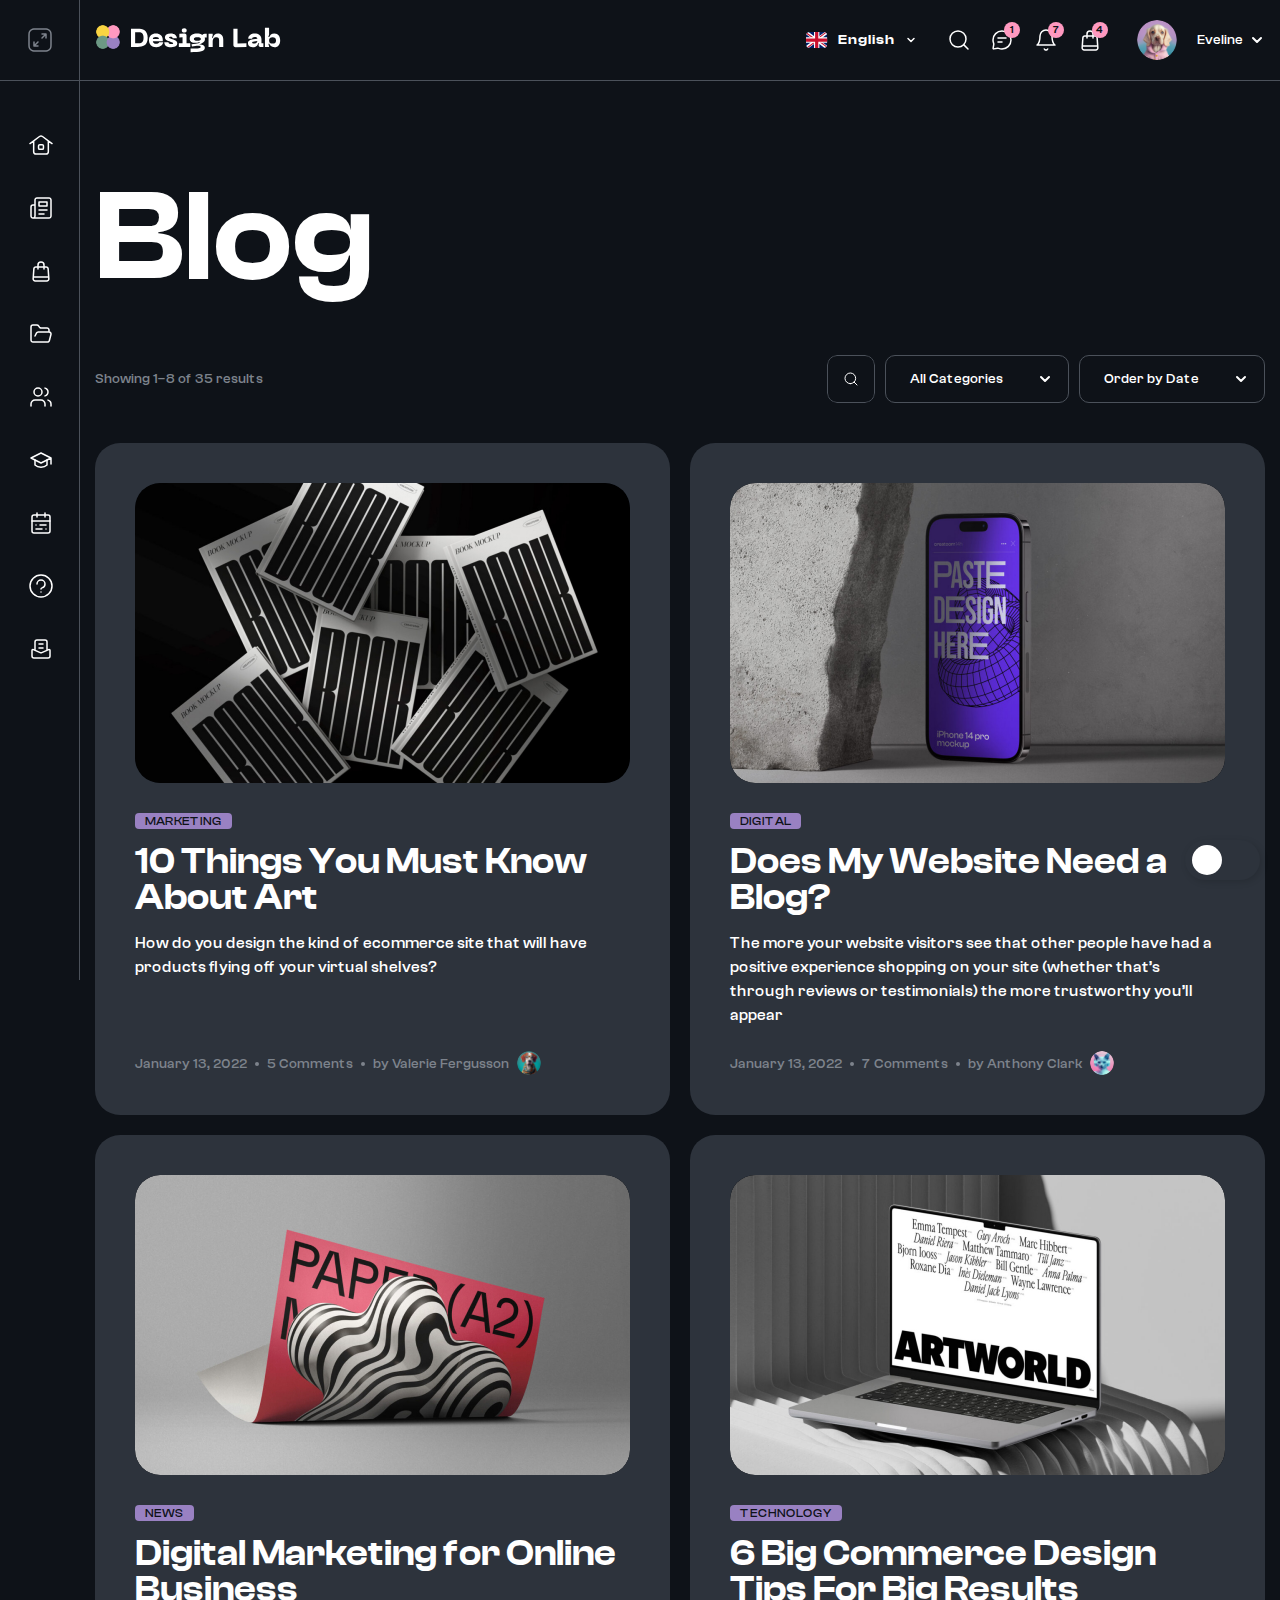
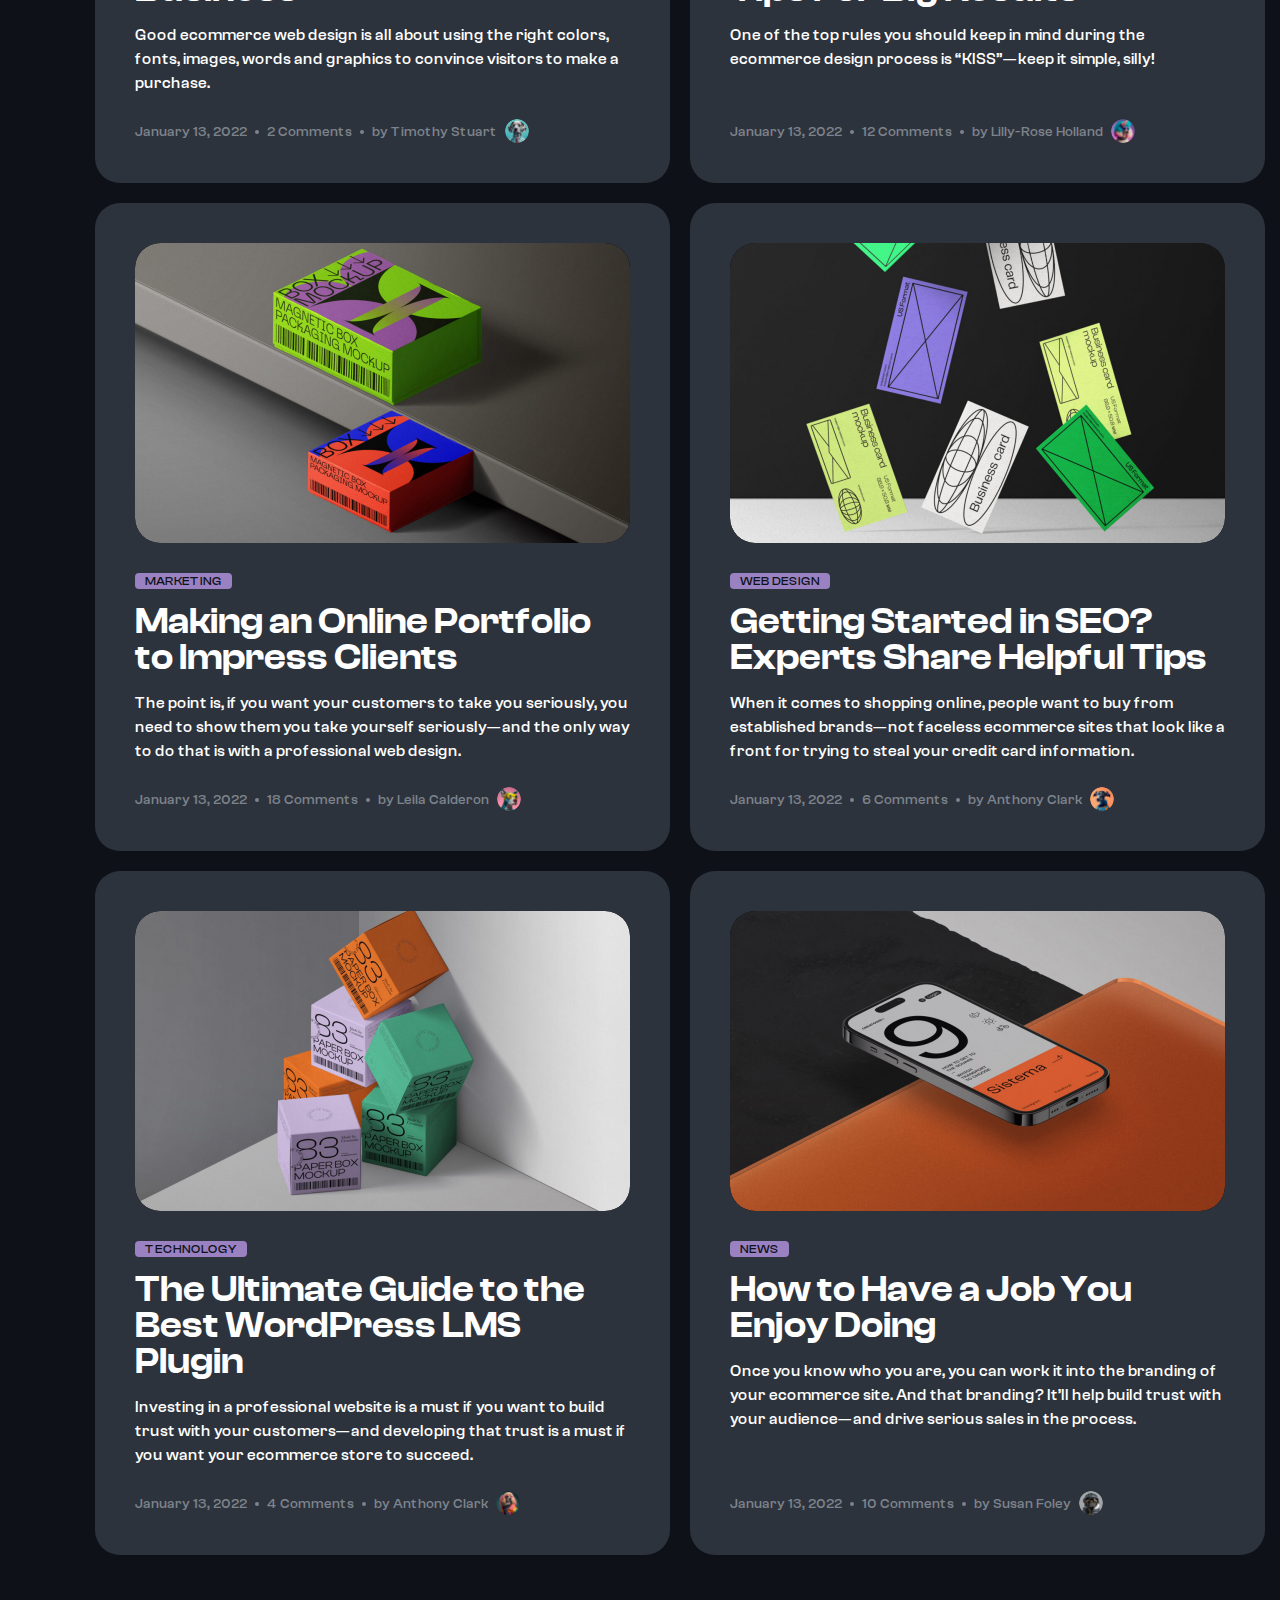
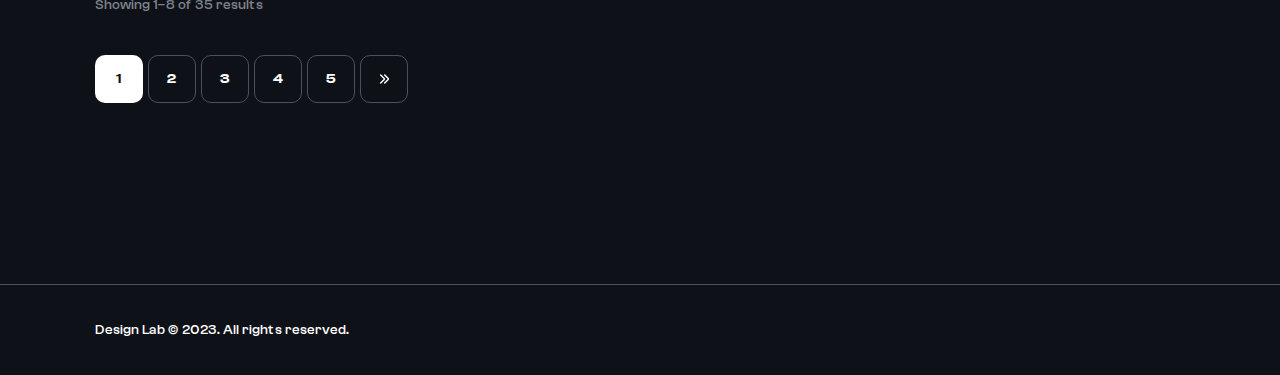
<file: blog.html>
<!DOCTYPE html>
<html lang="en">

<head>
    <meta charset="UTF-8">
    <meta http-equiv="X-UA-Compatible" content="IE=edge">
    <meta name="viewport" content="width=device-width, initial-scale=1.0">
    <title>Design Lab</title>
    <link rel="stylesheet" href="css/swiper-bundle.min.css" />
    <link rel="stylesheet" href="css/fancybox.css" />
    <link rel="stylesheet" href="css/style.min.css">
</head>

<body >
    
    
       <div class="cursor"></div>
        <div class="cursor-follower"></div>
    
    

    <header class="header">
        <div class="container">
            <div class="header__inner">
               <a class="header__logo logo" href="#">
                    <img class="logo__img logo__rotate" src="images/logo-img.svg" alt="img">
                    <img class="logo__text" src="images/logo.svg" alt="img">
                </a>
                <div class="header__wrapper">
                    <div class="header__lang lang">
                        <div class="lang__top">
                            <svg width="22" height="16" viewBox="0 0 22 16" fill="none"
                                xmlns="http://www.w3.org/2000/svg">
                                <g clip-path="url(#clip0_206_19996)">
                                    <path d="M0 0H21.3333V16H0V0Z" fill="#012169" />
                                    <path
                                        d="M2.5 0L10.6333 6.03333L18.7333 0H21.3333V2.06667L13.3333 8.03333L21.3333 13.9667V16H18.6667L10.6667 10.0333L2.7 16H0V14L7.96667 8.06667L0 2.13333V0H2.5Z"
                                        fill="white" />
                                    <path
                                        d="M14.1333 9.36667L21.3333 14.6667V16L12.3 9.36667H14.1333ZM8 10.0333L8.2 11.2L1.8 16H0L8 10.0333ZM21.3333 0V0.1L13.0333 6.36667L13.1 4.9L19.6667 0H21.3333ZM0 0L7.96667 5.86667H5.96667L0 1.4V0Z"
                                        fill="#C8102E" />
                                    <path d="M8.03333 0V16H13.3667V0H8.03333ZM0 5.33333V10.6667H21.3333V5.33333H0Z"
                                        fill="white" />
                                    <path d="M0 6.43333V9.63333H21.3333V6.43333H0ZM9.1 0V16H12.3V0H9.1Z"
                                        fill="#C8102E" />
                                </g>
                                <defs>
                                    <clipPath id="clip0_206_19996">
                                        <rect width="21.3333" height="16" rx="4" fill="white" />
                                    </clipPath>
                                </defs>
                            </svg>
                            <span>
                                English
                            </span>
                            <svg width="12" height="12" viewBox="0 0 12 12" fill="none"
                                xmlns="http://www.w3.org/2000/svg">
                                <path d="M2.99997 4.5L5.99997 7.5L8.99997 4.5" stroke="white" stroke-width="1.5"
                                    stroke-linecap="round" stroke-linejoin="round" />
                            </svg>
                        </div>
                        <div class="lang__box lang-box">
                            <a class="lang-box__link" href="#">
                                <svg width="22" height="16" viewBox="0 0 22 16" fill="none"
                                    xmlns="http://www.w3.org/2000/svg">
                                    <g clip-path="url(#clip0_206_19996)">
                                        <path d="M0 0H21.3333V16H0V0Z" fill="#012169" />
                                        <path
                                            d="M2.5 0L10.6333 6.03333L18.7333 0H21.3333V2.06667L13.3333 8.03333L21.3333 13.9667V16H18.6667L10.6667 10.0333L2.7 16H0V14L7.96667 8.06667L0 2.13333V0H2.5Z"
                                            fill="white" />
                                        <path
                                            d="M14.1333 9.36667L21.3333 14.6667V16L12.3 9.36667H14.1333ZM8 10.0333L8.2 11.2L1.8 16H0L8 10.0333ZM21.3333 0V0.1L13.0333 6.36667L13.1 4.9L19.6667 0H21.3333ZM0 0L7.96667 5.86667H5.96667L0 1.4V0Z"
                                            fill="#C8102E" />
                                        <path d="M8.03333 0V16H13.3667V0H8.03333ZM0 5.33333V10.6667H21.3333V5.33333H0Z"
                                            fill="white" />
                                        <path d="M0 6.43333V9.63333H21.3333V6.43333H0ZM9.1 0V16H12.3V0H9.1Z"
                                            fill="#C8102E" />
                                    </g>
                                    <defs>
                                        <clipPath id="clip0_206_19996">
                                            <rect width="21.3333" height="16" rx="4" fill="white" />
                                        </clipPath>
                                    </defs>
                                </svg>
                                <span>
                                    English
                                </span>
                            </a>
                            <a class="lang-box__link" href="#">
                                <svg width="22" height="16" viewBox="0 0 22 16" fill="none"
                                    xmlns="http://www.w3.org/2000/svg">
                                    <g clip-path="url(#clip0_206_19999)">
                                        <path d="M0 10.6667H21.3333V16.0001H0V10.6667Z" fill="#FFCE00" />
                                        <path d="M0 0H21.3333V5.33333H0V0Z" fill="black" />
                                        <path d="M0 5.33325H21.3333V10.6666H0V5.33325Z" fill="#DD0000" />
                                    </g>
                                    <defs>
                                        <clipPath id="clip0_206_19999">
                                            <rect width="21.3333" height="16" rx="4" fill="white" />
                                        </clipPath>
                                    </defs>
                                </svg>
                                <span>
                                    Deutsch
                                </span>
                            </a>
                            <a class="lang-box__link" href="#">
                                <svg width="22" height="16" viewBox="0 0 22 16" fill="none"
                                    xmlns="http://www.w3.org/2000/svg">
                                    <g clip-path="url(#clip0_206_20002)">
                                        <path d="M0 0H21.3333V16H0V0Z" fill="#AA151B" />
                                        <path d="M0 4H21.3333V12H0V4Z" fill="#F1BF00" />
                                        <path
                                            d="M4.24318 7.10994L4.21651 7.1066L4.18318 7.07327L4.15985 7.05994L4.13985 7.03327C4.13985 7.03327 4.11651 6.9966 4.12651 6.9666C4.13651 6.9366 4.15651 6.9266 4.17318 6.9166C4.18946 6.90996 4.20617 6.90439 4.22318 6.89994L4.25651 6.8866L4.29985 6.8766L4.31651 6.8666C4.32318 6.8666 4.33985 6.8666 4.34985 6.85994L4.38318 6.85327L4.43651 6.8566H4.59651C4.60985 6.8566 4.63651 6.8666 4.64318 6.86994C4.66516 6.87839 4.6874 6.88617 4.70985 6.89327C4.72651 6.8966 4.76318 6.90327 4.78318 6.91327C4.79985 6.92327 4.81318 6.9366 4.81985 6.9466L4.83651 6.97994V7.0166L4.81985 7.04327L4.79985 7.0766L4.77318 7.0966C4.77318 7.0966 4.75651 7.11327 4.73985 7.10994C4.72651 7.10994 4.57985 7.08327 4.48651 7.08327C4.39318 7.08327 4.24318 7.11327 4.24318 7.11327"
                                            fill="#AD1519" />
                                        <path
                                            d="M4.24318 7.10994L4.21651 7.1066L4.18318 7.07327L4.15985 7.05994L4.13985 7.03327C4.13985 7.03327 4.11651 6.9966 4.12651 6.9666C4.13651 6.9366 4.15651 6.9266 4.17318 6.9166C4.18946 6.90996 4.20617 6.90439 4.22318 6.89994L4.25651 6.8866L4.29985 6.8766L4.31651 6.8666C4.32318 6.8666 4.33985 6.8666 4.34985 6.85994L4.38318 6.85327L4.43651 6.8566H4.59651C4.60985 6.8566 4.63651 6.8666 4.64318 6.86994C4.66516 6.87839 4.6874 6.88617 4.70985 6.89327C4.72651 6.8966 4.76318 6.90327 4.78318 6.91327C4.79985 6.92327 4.81318 6.9366 4.81985 6.9466L4.83651 6.97994V7.0166L4.81985 7.04327L4.79985 7.0766L4.77318 7.0966C4.77318 7.0966 4.75651 7.11327 4.73985 7.10994C4.72651 7.10994 4.57985 7.08327 4.48651 7.08327C4.39318 7.08327 4.24318 7.11327 4.24318 7.11327V7.10994Z"
                                            stroke="black" stroke-width="0.0375" stroke-linejoin="round" />
                                        <path
                                            d="M4.44336 6.89991C4.44336 6.85658 4.46336 6.82324 4.48669 6.82324C4.51336 6.82324 4.53336 6.85658 4.53336 6.90324C4.53336 6.94658 4.51336 6.98324 4.48669 6.98324C4.46003 6.98324 4.44336 6.94658 4.44336 6.89991Z"
                                            fill="#C8B100" />
                                        <path
                                            d="M4.44336 6.89991C4.44336 6.85658 4.46336 6.82324 4.48669 6.82324C4.51336 6.82324 4.53336 6.85658 4.53336 6.90324C4.53336 6.94658 4.51336 6.98324 4.48669 6.98324C4.46003 6.98324 4.44336 6.94658 4.44336 6.89991Z"
                                            stroke="black" stroke-width="0.0375" />
                                        <path
                                            d="M4.4668 6.90008C4.4668 6.86008 4.4768 6.83008 4.49013 6.83008C4.50013 6.83008 4.51013 6.86341 4.51013 6.90008C4.51013 6.94341 4.50013 6.97341 4.49013 6.97341C4.4768 6.97341 4.47013 6.94008 4.47013 6.90008"
                                            fill="#C8B100" />
                                        <path
                                            d="M4.4668 6.90008C4.4668 6.86008 4.4768 6.83008 4.49013 6.83008C4.50013 6.83008 4.51013 6.86341 4.51013 6.90008C4.51013 6.94341 4.50013 6.97341 4.49013 6.97341C4.4768 6.97341 4.47013 6.94008 4.47013 6.90008H4.4668Z"
                                            stroke="black" stroke-width="0.0375" />
                                        <path
                                            d="M4.45996 6.81671C4.45996 6.80337 4.47329 6.79004 4.48663 6.79004C4.49996 6.79004 4.51996 6.80337 4.51996 6.81671C4.51996 6.83337 4.50329 6.84671 4.48663 6.84671C4.46996 6.84671 4.45996 6.83337 4.45996 6.81671Z"
                                            fill="#C8B100" />
                                        <path
                                            d="M4.50988 6.80665V6.82665H4.46321V6.80665H4.47988V6.76665H4.45654V6.74665H4.47988V6.72998H4.49654V6.74665H4.51654V6.76665H4.49654V6.80665H4.50988Z"
                                            fill="#C8B100" />
                                        <path
                                            d="M4.50988 6.80665V6.82665H4.46321V6.80665H4.47988V6.76665H4.45654V6.74665H4.47988V6.72998H4.49654V6.74665H4.51654V6.76665H4.49654V6.80665H4.50988Z"
                                            stroke="black" stroke-width="0.0375" />
                                        <path
                                            d="M4.53011 6.80665V6.82665H4.44678V6.80665H4.48011V6.76665H4.45678V6.74665H4.48011V6.72998H4.49678V6.74665H4.51678V6.76665H4.49678V6.80665H4.53011Z"
                                            fill="#C8B100" />
                                        <path
                                            d="M4.53011 6.80665V6.82665H4.44678V6.80665H4.48011V6.76665H4.45678V6.74665H4.48011V6.72998H4.49678V6.74665H4.51678V6.76665H4.49678V6.80665H4.53011Z"
                                            stroke="black" stroke-width="0.0375" />
                                        <path
                                            d="M4.49654 6.79004C4.50988 6.79337 4.51654 6.80337 4.51654 6.81671C4.51654 6.83337 4.50321 6.84671 4.48988 6.84671C4.47654 6.84671 4.45654 6.83337 4.45654 6.81671C4.45654 6.80337 4.46654 6.79337 4.47988 6.79004"
                                            stroke="black" stroke-width="0.0375" />
                                        <path
                                            d="M4.49021 7.10673H4.33355V7.07006L4.32355 7.03006L4.31688 6.98006C4.27355 6.9234 4.23355 6.88673 4.22021 6.89673C4.22355 6.88673 4.22688 6.87673 4.23688 6.8734C4.27355 6.85006 4.35355 6.90673 4.41022 6.9934L4.42688 7.01673H4.55355L4.56688 6.9934C4.62688 6.9034 4.70355 6.85006 4.74021 6.8734C4.75021 6.87673 4.75355 6.88673 4.75688 6.89673C4.74355 6.88673 4.70355 6.9234 4.66022 6.98006L4.65355 7.03006L4.64688 7.07006L4.64355 7.10673H4.48688"
                                            fill="#C8B100" />
                                        <path
                                            d="M4.49021 7.10673H4.33355V7.07006L4.32355 7.03006L4.31688 6.98006C4.27355 6.9234 4.23355 6.88673 4.22021 6.89673C4.22355 6.88673 4.22688 6.87673 4.23688 6.8734C4.27355 6.85006 4.35355 6.90673 4.41022 6.9934L4.42688 7.01673H4.55355L4.56688 6.9934C4.62688 6.9034 4.70355 6.85006 4.74021 6.8734C4.75021 6.87673 4.75355 6.88673 4.75688 6.89673C4.74355 6.88673 4.70355 6.9234 4.66022 6.98006L4.65355 7.03006L4.64688 7.07006L4.64355 7.10673H4.48688H4.49021Z"
                                            stroke="black" stroke-width="0.0375" />
                                        <path
                                            d="M4.22656 6.89343C4.2599 6.87676 4.32656 6.93009 4.3799 7.01343M4.74656 6.89343C4.7199 6.87676 4.65323 6.93009 4.59656 7.01343"
                                            stroke="black" stroke-width="0.0375" />
                                        <path
                                            d="M4.25983 7.17655L4.24316 7.14322C4.40343 7.09842 4.5729 7.09842 4.73316 7.14322L4.7165 7.16989C4.7125 7.17851 4.70916 7.18743 4.7065 7.19655C4.63485 7.17701 4.56074 7.16803 4.4865 7.16989C4.39983 7.16989 4.31316 7.17989 4.26983 7.19655L4.25983 7.17655Z"
                                            fill="#C8B100" />
                                        <path
                                            d="M4.25983 7.17655L4.24316 7.14322C4.40343 7.09842 4.5729 7.09842 4.73316 7.14322L4.7165 7.16989C4.7125 7.17851 4.70916 7.18743 4.7065 7.19655C4.63485 7.17701 4.56074 7.16803 4.4865 7.16989C4.39983 7.16989 4.31316 7.17989 4.26983 7.19655L4.25983 7.17655Z"
                                            stroke="black" stroke-width="0.0375" />
                                        <path
                                            d="M4.48643 7.25659C4.56643 7.25659 4.6531 7.24326 4.6831 7.23659C4.7031 7.22992 4.71643 7.21992 4.71643 7.20992C4.71643 7.20326 4.70977 7.19992 4.7031 7.19659C4.65643 7.17992 4.56977 7.16992 4.48643 7.16992C4.4031 7.16992 4.31977 7.17992 4.2731 7.19659C4.26643 7.19659 4.2631 7.20325 4.25977 7.20659C4.25977 7.21992 4.26977 7.22992 4.2931 7.23659C4.32643 7.24326 4.40977 7.25659 4.48643 7.25659Z"
                                            fill="#C8B100" />
                                        <path
                                            d="M4.48643 7.25659C4.56643 7.25659 4.6531 7.24326 4.6831 7.23659C4.7031 7.22992 4.71643 7.21992 4.71643 7.20992C4.71643 7.20326 4.70977 7.19992 4.7031 7.19659C4.65643 7.17992 4.56977 7.16992 4.48643 7.16992C4.4031 7.16992 4.31977 7.17992 4.2731 7.19659C4.26643 7.19659 4.2631 7.20325 4.25977 7.20659C4.25977 7.21992 4.26977 7.22992 4.2931 7.23659C4.32643 7.24326 4.40977 7.25659 4.48643 7.25659Z"
                                            stroke="black" stroke-width="0.0375" />
                                        <path
                                            d="M4.7369 7.10656L4.72023 7.08989C4.72023 7.08989 4.70023 7.09989 4.6769 7.09656C4.6569 7.09656 4.6469 7.06322 4.6469 7.06322C4.6469 7.06322 4.62357 7.08656 4.60357 7.08656C4.58023 7.08656 4.57023 7.06656 4.57023 7.06656C4.57023 7.06656 4.5469 7.08322 4.5269 7.07989C4.5069 7.07989 4.4869 7.05322 4.4869 7.05322C4.4869 7.05322 4.4669 7.07989 4.4469 7.07989C4.4269 7.08322 4.41357 7.06322 4.41357 7.06322C4.41357 7.06322 4.40023 7.08322 4.3769 7.08656C4.35357 7.08989 4.33023 7.06656 4.33023 7.06656C4.33023 7.06656 4.31357 7.08989 4.2969 7.09989C4.28023 7.09989 4.2569 7.08656 4.2569 7.08656L4.25023 7.10322L4.24023 7.10656L4.2469 7.12322C4.32519 7.10247 4.40592 7.09238 4.4869 7.09322C4.5869 7.09322 4.67023 7.10656 4.73357 7.12656L4.74023 7.10656"
                                            fill="#C8B100" />
                                        <path
                                            d="M4.7369 7.10656L4.72023 7.08989C4.72023 7.08989 4.70023 7.09989 4.6769 7.09656C4.6569 7.09656 4.6469 7.06322 4.6469 7.06322C4.6469 7.06322 4.62357 7.08656 4.60357 7.08656C4.58023 7.08656 4.57023 7.06656 4.57023 7.06656C4.57023 7.06656 4.5469 7.08322 4.5269 7.07989C4.5069 7.07989 4.4869 7.05322 4.4869 7.05322C4.4869 7.05322 4.4669 7.07989 4.4469 7.07989C4.4269 7.08322 4.41357 7.06322 4.41357 7.06322C4.41357 7.06322 4.40023 7.08322 4.3769 7.08656C4.35357 7.08989 4.33023 7.06656 4.33023 7.06656C4.33023 7.06656 4.31357 7.08989 4.2969 7.09989C4.28023 7.09989 4.2569 7.08656 4.2569 7.08656L4.25023 7.10322L4.24023 7.10656L4.2469 7.12322C4.32519 7.10247 4.40592 7.09238 4.4869 7.09322C4.5869 7.09322 4.67023 7.10656 4.73357 7.12656L4.74023 7.10656H4.7369Z"
                                            stroke="black" stroke-width="0.0375" />
                                        <path
                                            d="M4.49009 7.02344H4.49676C4.49586 7.02784 4.49586 7.03237 4.49676 7.03677C4.49676 7.05677 4.51009 7.0701 4.53009 7.0701C4.53744 7.07044 4.5447 7.06833 4.55073 7.06411C4.55676 7.05989 4.56122 7.05379 4.56342 7.04677L4.57009 7.03677V7.0501C4.57342 7.06677 4.59009 7.07677 4.60676 7.07677C4.62676 7.07677 4.64009 7.06344 4.64009 7.04344V7.0401L4.65342 7.02677L4.66009 7.04344C4.65796 7.04756 4.65682 7.05213 4.65676 7.05677C4.65676 7.06561 4.66027 7.07409 4.66652 7.08034C4.67277 7.08659 4.68125 7.0901 4.69009 7.0901C4.70342 7.0901 4.71342 7.08344 4.72009 7.07344L4.72676 7.06677V7.07677C4.72676 7.08677 4.73009 7.09677 4.74009 7.1001C4.74009 7.1001 4.75342 7.1001 4.77342 7.08677L4.79676 7.06344V7.07677C4.79676 7.07677 4.78009 7.10344 4.76342 7.1101C4.75676 7.11677 4.74676 7.12344 4.73676 7.1201C4.72676 7.1201 4.71676 7.1101 4.71342 7.1001C4.70676 7.10677 4.70009 7.10677 4.69009 7.10677C4.67009 7.10677 4.65009 7.09677 4.64342 7.0801C4.63342 7.0901 4.62009 7.09677 4.60676 7.09677C4.59904 7.09653 4.59147 7.09462 4.58456 7.09117C4.57765 7.08771 4.57158 7.0828 4.56676 7.07677C4.55752 7.08493 4.54574 7.08965 4.53342 7.0901C4.52514 7.09036 4.51692 7.08869 4.5094 7.08522C4.50187 7.08175 4.49526 7.07657 4.49009 7.0701C4.48558 7.07622 4.47981 7.0813 4.47317 7.08501C4.46653 7.08871 4.45918 7.09096 4.4516 7.09159C4.44403 7.09222 4.4364 7.09123 4.42924 7.08867C4.42209 7.08611 4.41555 7.08206 4.41009 7.07677C4.40527 7.0828 4.39919 7.08771 4.39229 7.09117C4.38538 7.09462 4.37781 7.09653 4.37009 7.09677C4.36316 7.09669 4.35632 7.09516 4.35001 7.09229C4.34369 7.08942 4.33805 7.08527 4.33342 7.0801C4.32676 7.09677 4.30676 7.10677 4.28676 7.10677C4.28009 7.10677 4.27009 7.10677 4.26342 7.1001C4.26009 7.1101 4.25009 7.1201 4.24009 7.1201C4.23009 7.1201 4.22009 7.1201 4.21009 7.11344L4.17676 7.0801L4.18009 7.06344L4.20676 7.08677C4.22342 7.1001 4.23676 7.1001 4.23676 7.1001C4.24676 7.1001 4.25009 7.08677 4.25009 7.07677V7.06677L4.25676 7.07344C4.26342 7.08344 4.27342 7.0901 4.28676 7.0901C4.2956 7.0901 4.30408 7.08659 4.31033 7.08034C4.31658 7.07409 4.32009 7.06561 4.32009 7.05677C4.32109 7.05238 4.32109 7.04783 4.32009 7.04344V7.02677L4.33342 7.0401C4.33334 7.04121 4.33334 7.04233 4.33342 7.04344C4.33342 7.06344 4.35009 7.07677 4.36676 7.07677C4.38676 7.07677 4.40009 7.06677 4.40342 7.04677V7.03677L4.41009 7.04677C4.41676 7.0601 4.43009 7.0701 4.44342 7.0701C4.46676 7.0701 4.48009 7.05677 4.48009 7.03677C4.48059 7.03346 4.48059 7.03009 4.48009 7.02677H4.49009"
                                            fill="#C8B100" />
                                        <path
                                            d="M4.49009 7.02344H4.49676C4.49586 7.02784 4.49586 7.03237 4.49676 7.03677C4.49676 7.05677 4.51009 7.0701 4.53009 7.0701C4.53744 7.07044 4.5447 7.06833 4.55073 7.06411C4.55676 7.05989 4.56122 7.05379 4.56342 7.04677L4.57009 7.03677V7.0501C4.57342 7.06677 4.59009 7.07677 4.60676 7.07677C4.62676 7.07677 4.64009 7.06344 4.64009 7.04344V7.0401L4.65342 7.02677L4.66009 7.04344C4.65796 7.04756 4.65682 7.05213 4.65676 7.05677C4.65676 7.06561 4.66027 7.07409 4.66652 7.08034C4.67277 7.08659 4.68125 7.0901 4.69009 7.0901C4.70342 7.0901 4.71342 7.08344 4.72009 7.07344L4.72676 7.06677V7.07677C4.72676 7.08677 4.73009 7.09677 4.74009 7.1001C4.74009 7.1001 4.75342 7.1001 4.77342 7.08677L4.79676 7.06344V7.07677C4.79676 7.07677 4.78009 7.10344 4.76342 7.1101C4.75676 7.11677 4.74676 7.12344 4.73676 7.1201C4.72676 7.1201 4.71676 7.1101 4.71342 7.1001C4.70676 7.10677 4.70009 7.10677 4.69009 7.10677C4.67009 7.10677 4.65009 7.09677 4.64342 7.0801C4.63342 7.0901 4.62009 7.09677 4.60676 7.09677C4.59904 7.09653 4.59147 7.09462 4.58456 7.09117C4.57765 7.08771 4.57158 7.0828 4.56676 7.07677C4.55752 7.08493 4.54574 7.08965 4.53342 7.0901C4.52514 7.09036 4.51692 7.08869 4.5094 7.08522C4.50187 7.08175 4.49526 7.07657 4.49009 7.0701C4.48558 7.07622 4.47981 7.0813 4.47317 7.08501C4.46653 7.08871 4.45918 7.09096 4.4516 7.09159C4.44403 7.09222 4.4364 7.09123 4.42925 7.08867C4.42209 7.08611 4.41555 7.08206 4.41009 7.07677C4.40527 7.0828 4.39919 7.08771 4.39229 7.09117C4.38538 7.09462 4.37781 7.09653 4.37009 7.09677C4.36316 7.09669 4.35632 7.09516 4.35001 7.09229C4.34369 7.08942 4.33805 7.08527 4.33342 7.0801C4.32676 7.09677 4.30676 7.10677 4.28676 7.10677C4.28009 7.10677 4.27009 7.10677 4.26342 7.1001C4.26009 7.1101 4.25009 7.1201 4.24009 7.1201C4.23009 7.1201 4.22009 7.1201 4.21009 7.11344L4.17676 7.0801L4.18009 7.06344L4.20676 7.08677C4.22342 7.1001 4.23676 7.1001 4.23676 7.1001C4.24676 7.1001 4.25009 7.08677 4.25009 7.07677V7.06677L4.25676 7.07344C4.26342 7.08344 4.27342 7.0901 4.28676 7.0901C4.2956 7.0901 4.30408 7.08659 4.31033 7.08034C4.31658 7.07409 4.32009 7.06561 4.32009 7.05677C4.32109 7.05238 4.32109 7.04783 4.32009 7.04344V7.02677L4.33342 7.0401C4.33334 7.04121 4.33334 7.04233 4.33342 7.04344C4.33342 7.06344 4.35009 7.07677 4.36676 7.07677C4.38676 7.07677 4.40009 7.06677 4.40342 7.04677V7.03677L4.41009 7.04677C4.41676 7.0601 4.43009 7.0701 4.44342 7.0701C4.46676 7.0701 4.48009 7.05677 4.48009 7.03677C4.48059 7.03346 4.48059 7.03009 4.48009 7.02677H4.49009V7.02344Z"
                                            stroke="black" stroke-width="0.0375" />
                                        <path
                                            d="M4.48673 7.10996C4.39007 7.10996 4.3034 7.12329 4.2434 7.14329L4.2334 7.13662L4.23673 7.12662C4.31809 7.10383 4.40225 7.09261 4.48673 7.09329C4.58673 7.09329 4.67673 7.10662 4.74007 7.12662C4.74007 7.12662 4.74673 7.13329 4.7434 7.13662L4.7334 7.14329C4.65309 7.12093 4.57009 7.10972 4.48673 7.10996Z"
                                            fill="#C8B100" />
                                        <path
                                            d="M4.48673 7.10996C4.39007 7.10996 4.3034 7.12329 4.2434 7.14329L4.2334 7.13662L4.23673 7.12662C4.31809 7.10383 4.40225 7.09261 4.48673 7.09329C4.58673 7.09329 4.67673 7.10662 4.74007 7.12662C4.74007 7.12662 4.74673 7.13329 4.7434 7.13662L4.7334 7.14329C4.65309 7.12093 4.57009 7.10972 4.48673 7.10996Z"
                                            stroke="black" stroke-width="0.0375" stroke-linejoin="round" />
                                        <path
                                            d="M4.39356 7.14663C4.39356 7.13663 4.40023 7.1333 4.41023 7.1333C4.41376 7.1333 4.41716 7.13471 4.41966 7.13721C4.42216 7.13971 4.42356 7.1431 4.42356 7.14663C4.42356 7.1533 4.41689 7.15997 4.41023 7.15997C4.40822 7.16049 4.40612 7.16053 4.4041 7.1601C4.40207 7.15966 4.40018 7.15876 4.39856 7.15747C4.39694 7.15618 4.39565 7.15452 4.39478 7.15264C4.39391 7.15076 4.3935 7.1487 4.39356 7.14663Z"
                                            fill="white" />
                                        <path
                                            d="M4.39356 7.14663C4.39356 7.13663 4.40023 7.1333 4.41023 7.1333C4.41376 7.1333 4.41716 7.13471 4.41966 7.13721C4.42216 7.13971 4.42356 7.1431 4.42356 7.14663C4.42356 7.1533 4.41689 7.15997 4.41023 7.15997C4.40822 7.16049 4.40612 7.16053 4.4041 7.1601C4.40207 7.15966 4.40018 7.15876 4.39856 7.15747C4.39694 7.15618 4.39565 7.15452 4.39478 7.15264C4.39391 7.15076 4.3935 7.1487 4.39356 7.14663Z"
                                            stroke="black" stroke-width="0.0375" />
                                        <path
                                            d="M4.49011 7.14988H4.45678C4.45344 7.14988 4.44678 7.14988 4.44678 7.13988L4.45678 7.12988H4.52344C4.52549 7.1306 4.52725 7.13197 4.52845 7.13377C4.52965 7.13557 4.53023 7.13772 4.53011 7.13988C4.53011 7.14254 4.52906 7.14508 4.52718 7.14695C4.52531 7.14883 4.52276 7.14988 4.52011 7.14988H4.48678"
                                            fill="#AD1519" />
                                        <path
                                            d="M4.49011 7.14988H4.45678C4.45344 7.14988 4.44678 7.14988 4.44678 7.13988L4.45678 7.12988H4.52344C4.52549 7.1306 4.52725 7.13197 4.52845 7.13377C4.52965 7.13557 4.53023 7.13772 4.53011 7.13988C4.53011 7.14254 4.52906 7.14508 4.52718 7.14695C4.52531 7.14883 4.52276 7.14988 4.52011 7.14988H4.48678"
                                            stroke="black" stroke-width="0.0375" />
                                        <path
                                            d="M4.33315 7.16323H4.30982C4.30649 7.16323 4.29982 7.16323 4.29982 7.15656C4.2997 7.1544 4.30028 7.15225 4.30148 7.15045C4.30269 7.14864 4.30444 7.14728 4.30649 7.14656L4.32982 7.14323L4.35315 7.13989C4.35982 7.13989 4.36315 7.13989 4.36649 7.14656C4.36704 7.14811 4.3672 7.14978 4.36695 7.15141C4.3667 7.15304 4.36606 7.15459 4.36507 7.15591C4.36408 7.15723 4.36277 7.15828 4.36128 7.15898C4.35978 7.15967 4.35813 7.15999 4.35649 7.15989H4.33315"
                                            fill="#058E6E" />
                                        <path
                                            d="M4.33315 7.16323H4.30982C4.30649 7.16323 4.29982 7.16323 4.29982 7.15656C4.2997 7.1544 4.30028 7.15225 4.30148 7.15045C4.30269 7.14864 4.30444 7.14728 4.30649 7.14656L4.32982 7.14323L4.35315 7.13989C4.35982 7.13989 4.36315 7.13989 4.36649 7.14656C4.36704 7.14811 4.3672 7.14978 4.36695 7.15141C4.3667 7.15304 4.36606 7.15459 4.36507 7.15591C4.36408 7.15723 4.36277 7.15828 4.36128 7.15898C4.35978 7.15967 4.35813 7.15999 4.35649 7.15989H4.33315"
                                            stroke="black" stroke-width="0.0375" />
                                        <path
                                            d="M4.24316 7.17666L4.25316 7.16333H4.2765L4.26316 7.18333L4.24316 7.17666Z"
                                            fill="#AD1519" />
                                        <path
                                            d="M4.24316 7.17666L4.25316 7.16333H4.2765L4.26316 7.18333L4.24316 7.17666Z"
                                            stroke="black" stroke-width="0.0375" />
                                        <path
                                            d="M4.55322 7.14657C4.55322 7.13657 4.55989 7.13324 4.56656 7.13324C4.56856 7.13272 4.57066 7.13267 4.57269 7.13311C4.57471 7.13354 4.57661 7.13444 4.57823 7.13573C4.57984 7.13703 4.58114 7.13868 4.582 7.14056C4.58287 7.14244 4.58329 7.1445 4.58322 7.14657C4.58329 7.14864 4.58287 7.1507 4.582 7.15258C4.58114 7.15446 4.57984 7.15611 4.57823 7.15741C4.57661 7.1587 4.57471 7.1596 4.57269 7.16003C4.57066 7.16047 4.56856 7.16042 4.56656 7.1599C4.56302 7.1599 4.55963 7.1585 4.55713 7.156C4.55463 7.1535 4.55322 7.15011 4.55322 7.14657Z"
                                            fill="white" />
                                        <path
                                            d="M4.55322 7.14657C4.55322 7.13657 4.55989 7.13324 4.56656 7.13324C4.56856 7.13272 4.57066 7.13267 4.57269 7.13311C4.57471 7.13354 4.57661 7.13444 4.57823 7.13573C4.57984 7.13703 4.58114 7.13868 4.582 7.14056C4.58287 7.14244 4.58329 7.1445 4.58322 7.14657C4.58329 7.14864 4.58287 7.1507 4.582 7.15258C4.58114 7.15446 4.57984 7.15611 4.57823 7.15741C4.57661 7.1587 4.57471 7.1596 4.57269 7.16003C4.57066 7.16047 4.56856 7.16042 4.56656 7.1599C4.56302 7.1599 4.55963 7.1585 4.55713 7.156C4.55463 7.1535 4.55322 7.15011 4.55322 7.14657Z"
                                            stroke="black" stroke-width="0.0375" />
                                        <path
                                            d="M4.6432 7.16323H4.6632C4.6645 7.16374 4.66591 7.16398 4.66731 7.16392C4.66872 7.16386 4.6701 7.1635 4.67135 7.16287C4.67261 7.16225 4.67372 7.16136 4.67462 7.16027C4.67551 7.15918 4.67616 7.15792 4.67653 7.15656C4.67653 7.15525 4.67627 7.15395 4.67577 7.15273C4.67527 7.15152 4.67453 7.15042 4.6736 7.14949C4.67267 7.14856 4.67157 7.14782 4.67036 7.14732C4.66914 7.14682 4.66784 7.14656 4.66653 7.14656L4.64653 7.14323L4.6232 7.13989C4.61653 7.13989 4.6132 7.13989 4.60986 7.14656C4.60986 7.15323 4.6132 7.15656 4.61986 7.15989H4.6432"
                                            fill="#058E6E" />
                                        <path
                                            d="M4.6432 7.16323H4.6632C4.6645 7.16374 4.66591 7.16398 4.66731 7.16392C4.66872 7.16386 4.6701 7.1635 4.67135 7.16287C4.67261 7.16225 4.67372 7.16136 4.67462 7.16027C4.67551 7.15918 4.67616 7.15792 4.67653 7.15656C4.67653 7.15525 4.67627 7.15395 4.67577 7.15273C4.67527 7.15152 4.67453 7.15042 4.6736 7.14949C4.67267 7.14856 4.67157 7.14782 4.67036 7.14732C4.66914 7.14682 4.66784 7.14656 4.66653 7.14656L4.64653 7.14323L4.6232 7.13989C4.61653 7.13989 4.6132 7.13989 4.60986 7.14656C4.60986 7.15323 4.6132 7.15656 4.61986 7.15989H4.6432"
                                            stroke="black" stroke-width="0.0375" />
                                        <path d="M4.73353 7.18L4.72353 7.16333H4.7002L4.7102 7.18333L4.7302 7.18"
                                            fill="#AD1519" />
                                        <path d="M4.73353 7.18L4.72353 7.16333H4.7002L4.7102 7.18333L4.7302 7.18"
                                            stroke="black" stroke-width="0.0375" />
                                        <path
                                            d="M4.48662 7.23665C4.41939 7.23808 4.35224 7.23136 4.28662 7.21665C4.41912 7.18429 4.55746 7.18429 4.68995 7.21665C4.63662 7.22999 4.56662 7.23665 4.48995 7.23665"
                                            fill="#AD1519" />
                                        <path
                                            d="M4.48662 7.23665C4.41939 7.23808 4.35224 7.23136 4.28662 7.21665C4.41912 7.18429 4.55746 7.18429 4.68995 7.21665C4.63662 7.22999 4.56662 7.23665 4.48995 7.23665H4.48662Z"
                                            stroke="black" stroke-width="0.0375" stroke-linejoin="round" />
                                        <path
                                            d="M4.73346 7.06664L4.73013 7.05664C4.72346 7.05664 4.72013 7.05664 4.7168 7.06331C4.7168 7.06997 4.7168 7.07664 4.72346 7.07664C4.72346 7.07664 4.73013 7.07664 4.73346 7.06664Z"
                                            fill="#C8B100" />
                                        <path
                                            d="M4.73346 7.06664L4.73013 7.05664C4.72346 7.05664 4.72013 7.05664 4.7168 7.06331C4.7168 7.06997 4.7168 7.07664 4.72346 7.07664C4.72346 7.07664 4.73013 7.07664 4.73346 7.06664Z"
                                            stroke="black" stroke-width="0.0375" />
                                        <path
                                            d="M4.57681 7.03994C4.57681 7.03328 4.57681 7.02661 4.57014 7.02661C4.57014 7.02661 4.56348 7.02994 4.56348 7.03661C4.56348 7.04328 4.56348 7.04994 4.57014 7.04994L4.58014 7.03994"
                                            fill="#C8B100" />
                                        <path
                                            d="M4.57681 7.03994C4.57681 7.03328 4.57681 7.02661 4.57014 7.02661C4.57014 7.02661 4.56348 7.02994 4.56348 7.03661C4.56348 7.04328 4.56348 7.04994 4.57014 7.04994L4.58014 7.03994H4.57681Z"
                                            stroke="black" stroke-width="0.0375" />
                                        <path
                                            d="M4.3999 7.03994L4.40324 7.02661C4.4099 7.02661 4.41324 7.02994 4.41324 7.03661C4.41324 7.04328 4.41324 7.04994 4.40657 7.04994L4.3999 7.03994Z"
                                            fill="#C8B100" />
                                        <path
                                            d="M4.3999 7.03994L4.40324 7.02661C4.4099 7.02661 4.41324 7.02994 4.41324 7.03661C4.41324 7.04328 4.41324 7.04994 4.40657 7.04994L4.3999 7.03994Z"
                                            stroke="black" stroke-width="0.0375" />
                                        <path
                                            d="M4.24316 7.06664L4.2465 7.05664C4.25316 7.05664 4.2565 7.05664 4.25983 7.06331C4.25983 7.06997 4.25983 7.07664 4.25316 7.07664C4.25316 7.07664 4.2465 7.07664 4.24316 7.06664Z"
                                            fill="#C8B100" />
                                        <path
                                            d="M4.24316 7.06664L4.2465 7.05664C4.25316 7.05664 4.2565 7.05664 4.25983 7.06331C4.25983 7.06997 4.25983 7.07664 4.25316 7.07664C4.25316 7.07664 4.2465 7.07664 4.24316 7.06664Z"
                                            stroke="black" stroke-width="0.0375" />
                                        <path
                                            d="M4.48663 6.94995L4.45996 6.96662L4.47996 7.00995L4.48663 7.01328L4.49329 7.00995L4.51663 6.96662L4.48663 6.94995Z"
                                            fill="#C8B100" />
                                        <path
                                            d="M4.48663 6.94995L4.45996 6.96662L4.47996 7.00995L4.48663 7.01328L4.49329 7.00995L4.51663 6.96662L4.48663 6.94995Z"
                                            stroke="black" stroke-width="0.0375" />
                                        <path
                                            d="M4.42676 7.01658L4.44009 7.03325L4.48342 7.01992L4.48676 7.01325L4.48342 7.00658L4.44009 6.99658L4.42676 7.01658Z"
                                            fill="#C8B100" />
                                        <path
                                            d="M4.42676 7.01658L4.44009 7.03325L4.48342 7.01992L4.48676 7.01325L4.48342 7.00658L4.44009 6.99658L4.42676 7.01658Z"
                                            stroke="black" stroke-width="0.0375" />
                                        <path
                                            d="M4.54682 7.01658L4.53682 7.03325L4.49348 7.01992L4.48682 7.01325L4.49348 7.00658L4.53682 6.99658L4.54682 7.01658Z"
                                            fill="#C8B100" />
                                        <path
                                            d="M4.54682 7.01658L4.53682 7.03325L4.49348 7.01992L4.48682 7.01325L4.49348 7.00658L4.53682 6.99658L4.54682 7.01658Z"
                                            stroke="black" stroke-width="0.0375" />
                                        <path
                                            d="M4.30995 6.96655L4.28662 6.98989L4.31662 7.02322L4.32329 7.02655L4.32662 7.02322L4.33662 6.97989L4.30995 6.96989"
                                            fill="#C8B100" />
                                        <path
                                            d="M4.30995 6.96655L4.28662 6.98989L4.31662 7.02322L4.32329 7.02655L4.32662 7.02322L4.33662 6.97989L4.30995 6.96989"
                                            stroke="black" stroke-width="0.0375" />
                                        <path
                                            d="M4.26652 7.04002L4.27985 7.05669L4.31985 7.03669V7.03002L4.31652 7.02335L4.27318 7.02002L4.26318 7.04002"
                                            fill="#C8B100" />
                                        <path
                                            d="M4.26652 7.04002L4.27985 7.05669L4.31985 7.03669V7.03002L4.31652 7.02335L4.27318 7.02002L4.26318 7.04002"
                                            stroke="black" stroke-width="0.0375" />
                                        <path
                                            d="M4.38333 7.01667L4.37333 7.03667H4.33333L4.32666 7.03L4.32999 7.02L4.36999 7L4.38666 7.01667"
                                            fill="#C8B100" />
                                        <path
                                            d="M4.38333 7.01667L4.37333 7.03667H4.33333L4.32666 7.03L4.32999 7.02L4.36999 7L4.38666 7.01667"
                                            stroke="black" stroke-width="0.0375" />
                                        <path
                                            d="M4.21984 7.04678V7.06678L4.17317 7.07345L4.1665 7.07011V7.06345L4.19984 7.03345L4.21984 7.04678Z"
                                            fill="#C8B100" />
                                        <path
                                            d="M4.21984 7.04678V7.06678L4.17317 7.07345L4.1665 7.07011V7.06345L4.19984 7.03345L4.21984 7.04678Z"
                                            stroke="black" stroke-width="0.0375" />
                                        <path
                                            d="M4.30664 7.03009C4.30664 7.02009 4.31331 7.01343 4.32331 7.01343C4.33331 7.01343 4.33997 7.02009 4.33997 7.03009C4.33919 7.03392 4.3371 7.03734 4.33406 7.03978C4.33101 7.04222 4.32721 7.04351 4.32331 7.04343C4.31941 7.04351 4.31561 7.04222 4.31256 7.03978C4.30951 7.03734 4.30742 7.03392 4.30664 7.03009Z"
                                            fill="#C8B100" />
                                        <path
                                            d="M4.30664 7.03009C4.30664 7.02009 4.31331 7.01343 4.32331 7.01343C4.33331 7.01343 4.33997 7.02009 4.33997 7.03009C4.33919 7.03392 4.3371 7.03734 4.33406 7.03978C4.33101 7.04222 4.32721 7.04351 4.32331 7.04343C4.31941 7.04351 4.31561 7.04222 4.31256 7.03978C4.30951 7.03734 4.30742 7.03392 4.30664 7.03009Z"
                                            stroke="black" stroke-width="0.0375" />
                                        <path
                                            d="M4.6668 6.96655L4.69014 6.98989L4.66014 7.02322L4.65347 7.02655L4.65014 7.02322L4.64014 6.97989L4.6668 6.96989"
                                            fill="#C8B100" />
                                        <path
                                            d="M4.6668 6.96655L4.69014 6.98989L4.66014 7.02322L4.65347 7.02655L4.65014 7.02322L4.64014 6.97989L4.6668 6.96989"
                                            stroke="black" stroke-width="0.0375" />
                                        <path
                                            d="M4.7134 7.04002L4.69674 7.05669L4.65674 7.03669V7.03002L4.66007 7.02335L4.70341 7.02002L4.7134 7.04002Z"
                                            fill="#C8B100" />
                                        <path
                                            d="M4.7134 7.04002L4.69674 7.05669L4.65674 7.03669V7.03002L4.66007 7.02335L4.70341 7.02002L4.7134 7.04002Z"
                                            stroke="black" stroke-width="0.0375" />
                                        <path
                                            d="M4.59326 7.01667L4.60326 7.03667H4.64659L4.65326 7.03L4.64993 7.02L4.60993 7L4.59326 7.01667Z"
                                            fill="#C8B100" />
                                        <path
                                            d="M4.59326 7.01667L4.60326 7.03667H4.64659L4.65326 7.03L4.64993 7.02L4.60993 7L4.59326 7.01667Z"
                                            stroke="black" stroke-width="0.0375" />
                                        <path
                                            d="M4.75 7.04678L4.75333 7.06678L4.79667 7.07345L4.80333 7.07011V7.06345L4.77 7.03345L4.75 7.04678Z"
                                            fill="#C8B100" />
                                        <path
                                            d="M4.75 7.04678L4.75333 7.06678L4.79667 7.07345L4.80333 7.07011V7.06345L4.77 7.03345L4.75 7.04678Z"
                                            stroke="black" stroke-width="0.0375" />
                                        <path
                                            d="M4.47315 7.01333C4.47376 7.01002 4.47537 7.00698 4.47775 7.0046C4.48013 7.00222 4.48317 7.00062 4.48648 7C4.49648 7 4.50315 7.00667 4.50315 7.01333C4.50315 7.01775 4.50139 7.02199 4.49827 7.02512C4.49514 7.02824 4.4909 7.03 4.48648 7.03C4.48266 7.02922 4.47923 7.02713 4.4768 7.02408C4.47436 7.02104 4.47307 7.01723 4.47315 7.01333Z"
                                            fill="#C8B100" />
                                        <path
                                            d="M4.47315 7.01333C4.47376 7.01002 4.47537 7.00698 4.47775 7.0046C4.48013 7.00222 4.48317 7.00062 4.48648 7C4.49648 7 4.50315 7.00667 4.50315 7.01333C4.50315 7.01775 4.50139 7.02199 4.49827 7.02512C4.49514 7.02824 4.4909 7.03 4.48648 7.03C4.48266 7.02922 4.47923 7.02713 4.4768 7.02408C4.47436 7.02104 4.47307 7.01723 4.47315 7.01333Z"
                                            stroke="black" stroke-width="0.0375" />
                                        <path
                                            d="M4.63672 7.03009C4.63672 7.02009 4.64672 7.01343 4.65339 7.01343C4.65781 7.01343 4.66204 7.01518 4.66517 7.01831C4.6683 7.02144 4.67005 7.02567 4.67005 7.03009C4.66927 7.03392 4.66718 7.03734 4.66413 7.03978C4.66109 7.04222 4.65728 7.04351 4.65339 7.04343C4.64949 7.04351 4.64568 7.04222 4.64264 7.03978C4.63959 7.03734 4.6375 7.03392 4.63672 7.03009Z"
                                            fill="#C8B100" />
                                        <path
                                            d="M4.63672 7.03009C4.63672 7.02009 4.64672 7.01343 4.65339 7.01343C4.65781 7.01343 4.66204 7.01518 4.66517 7.01831C4.6683 7.02144 4.67005 7.02567 4.67005 7.03009C4.66927 7.03392 4.66718 7.03734 4.66413 7.03978C4.66109 7.04222 4.65728 7.04351 4.65339 7.04343C4.64949 7.04351 4.64568 7.04222 4.64264 7.03978C4.63959 7.03734 4.6375 7.03392 4.63672 7.03009Z"
                                            stroke="black" stroke-width="0.0375" />
                                        <path
                                            d="M4.16003 7.07336L4.14003 7.05003C4.13337 7.04336 4.1167 7.04003 4.1167 7.04003C4.1167 7.0367 4.1267 7.03003 4.1367 7.03003C4.13929 7.03003 4.14184 7.03063 4.14415 7.03179C4.14647 7.03295 4.14848 7.03463 4.15003 7.0367V7.03003C4.15003 7.03003 4.16003 7.03003 4.16337 7.04003V7.07336"
                                            fill="#C8B100" />
                                        <path
                                            d="M4.16003 7.07336L4.14003 7.05003C4.13337 7.04336 4.1167 7.04003 4.1167 7.04003C4.1167 7.0367 4.1267 7.03003 4.1367 7.03003C4.13929 7.03003 4.14184 7.03063 4.14415 7.03179C4.14647 7.03295 4.14848 7.03463 4.15003 7.0367V7.03003C4.15003 7.03003 4.16003 7.03003 4.16337 7.04003V7.07336H4.16003Z"
                                            stroke="black" stroke-width="0.0375" />
                                        <path
                                            d="M4.16 7.06677C4.16333 7.0601 4.17333 7.0601 4.17667 7.06677C4.18333 7.0701 4.18667 7.07677 4.18333 7.08343L4.16667 7.0801C4.16 7.07677 4.15667 7.06677 4.16 7.06343"
                                            fill="#C8B100" />
                                        <path
                                            d="M4.16 7.06677C4.16333 7.0601 4.17333 7.0601 4.17667 7.06677C4.18333 7.0701 4.18667 7.07677 4.18333 7.08343L4.16667 7.0801C4.16 7.07677 4.15667 7.06677 4.16 7.06343V7.06677Z"
                                            stroke="black" stroke-width="0.0375" />
                                        <path
                                            d="M4.80997 7.07336L4.82997 7.05003C4.83664 7.04336 4.85331 7.04003 4.85331 7.04003C4.85331 7.0367 4.84331 7.03003 4.83331 7.03003C4.82817 7.03045 4.82339 7.03284 4.81997 7.0367V7.03003C4.81997 7.03003 4.80997 7.03003 4.80664 7.04003V7.06336L4.80997 7.07336Z"
                                            fill="#C8B100" />
                                        <path
                                            d="M4.80997 7.07336L4.82997 7.05003C4.83664 7.04336 4.85331 7.04003 4.85331 7.04003C4.85331 7.0367 4.84331 7.03003 4.83331 7.03003C4.82817 7.03045 4.82339 7.03284 4.81997 7.0367V7.03003C4.81997 7.03003 4.80997 7.03003 4.80664 7.04003V7.06336L4.80997 7.07336Z"
                                            stroke="black" stroke-width="0.0375" />
                                        <path
                                            d="M4.80979 7.06677C4.80979 7.0601 4.79979 7.0601 4.79312 7.06677C4.78645 7.0701 4.78645 7.07677 4.78979 7.08343L4.80645 7.0801C4.81312 7.07677 4.81312 7.06677 4.80979 7.06343"
                                            fill="#C8B100" />
                                        <path
                                            d="M4.80979 7.06677C4.80979 7.0601 4.79979 7.0601 4.79312 7.06677C4.78645 7.0701 4.78645 7.07677 4.78979 7.08343L4.80645 7.0801C4.81312 7.07677 4.81312 7.06677 4.80979 7.06343V7.06677Z"
                                            stroke="black" stroke-width="0.0375" />
                                        <path d="M4.1333 7.43333H4.84663V7.25H4.1333V7.43667V7.43333Z" fill="#C8B100" />
                                        <path d="M4.1333 7.43333H4.84663V7.25H4.1333V7.43667V7.43333Z" stroke="black"
                                            stroke-width="0.05" />
                                        <path
                                            d="M4.20654 7.5599C4.21094 7.559 4.21548 7.559 4.21988 7.5599H4.76988C4.76097 7.5573 4.75305 7.5521 4.74711 7.54498C4.74118 7.53785 4.7375 7.52912 4.73654 7.5199C4.73654 7.4999 4.75321 7.48323 4.76988 7.47656C4.76545 7.47709 4.76097 7.47709 4.75654 7.47656H4.22321C4.2177 7.47756 4.21205 7.47756 4.20654 7.47656C4.22654 7.48323 4.23988 7.4999 4.23988 7.5199C4.2394 7.52927 4.2359 7.53825 4.22989 7.54546C4.22388 7.55267 4.21568 7.55774 4.20654 7.5599Z"
                                            fill="#C8B100" />
                                        <path
                                            d="M4.20654 7.5599C4.21094 7.559 4.21548 7.559 4.21988 7.5599H4.76988C4.76097 7.5573 4.75305 7.5521 4.74711 7.54498C4.74118 7.53785 4.7375 7.52912 4.73654 7.5199C4.73654 7.4999 4.75321 7.48323 4.76988 7.47656C4.76545 7.47709 4.76097 7.47709 4.75654 7.47656H4.22321C4.2177 7.47756 4.21205 7.47756 4.20654 7.47656C4.22654 7.48323 4.23988 7.4999 4.23988 7.5199C4.2394 7.52927 4.2359 7.53825 4.22989 7.54546C4.22388 7.55267 4.21568 7.55774 4.20654 7.5599Z"
                                            stroke="black" stroke-width="0.05" stroke-linejoin="round" />
                                        <path
                                            d="M4.21986 7.55997H4.75319C4.77319 7.55997 4.78652 7.56997 4.78652 7.58331C4.78652 7.59664 4.77319 7.60997 4.75319 7.60997H4.21986C4.20319 7.60997 4.18652 7.59664 4.18652 7.58331C4.18652 7.56997 4.20319 7.55664 4.21986 7.55664"
                                            fill="#C8B100" />
                                        <path
                                            d="M4.21986 7.55997H4.75319C4.77319 7.55997 4.78652 7.56997 4.78652 7.58331C4.78652 7.59664 4.77319 7.60997 4.75319 7.60997H4.21986C4.20319 7.60997 4.18652 7.59664 4.18652 7.58331C4.18652 7.56997 4.20319 7.55664 4.21986 7.55664V7.55997Z"
                                            stroke="black" stroke-width="0.05" />
                                        <path
                                            d="M4.21986 7.43335H4.75319C4.77319 7.43335 4.78652 7.44668 4.78652 7.45668C4.78652 7.47002 4.77319 7.47668 4.75319 7.47668H4.21986C4.20319 7.47668 4.18652 7.47002 4.18652 7.45668C4.18652 7.44668 4.20319 7.43668 4.21986 7.43668"
                                            fill="#C8B100" />
                                        <path
                                            d="M4.21986 7.43335H4.75319C4.77319 7.43335 4.78652 7.44668 4.78652 7.45668C4.78652 7.47002 4.77319 7.47668 4.75319 7.47668H4.21986C4.20319 7.47668 4.18652 7.47002 4.18652 7.45668C4.18652 7.44668 4.20319 7.43668 4.21986 7.43668V7.43335Z"
                                            stroke="black" stroke-width="0.05" />
                                        <path
                                            d="M4.9869 10.58C4.94023 10.58 4.89357 10.57 4.86357 10.5534C4.82401 10.5347 4.78063 10.5256 4.7369 10.5267C4.69023 10.5267 4.6469 10.5367 4.61357 10.5534C4.57405 10.5722 4.53064 10.5813 4.4869 10.58C4.4369 10.58 4.39357 10.57 4.36357 10.5534C4.32502 10.5352 4.28284 10.5261 4.24023 10.5267C4.19758 10.5256 4.15529 10.5347 4.1169 10.5534C4.07738 10.5722 4.03397 10.5813 3.99023 10.58V10.66C4.04023 10.66 4.08357 10.6467 4.1169 10.63C4.15537 10.6117 4.19761 10.6025 4.24023 10.6034C4.2869 10.6034 4.33023 10.6134 4.36357 10.63C4.3969 10.6467 4.4369 10.66 4.4869 10.66C4.53089 10.6601 4.57429 10.6498 4.61357 10.63C4.6469 10.6134 4.69023 10.6034 4.7369 10.6034C4.7869 10.6034 4.83023 10.6134 4.86357 10.63C4.8969 10.6467 4.9369 10.66 4.9869 10.66V10.58Z"
                                            fill="#005BBF" />
                                        <path
                                            d="M4.9869 10.58C4.94023 10.58 4.89357 10.57 4.86357 10.5534C4.82401 10.5347 4.78063 10.5256 4.7369 10.5267C4.69023 10.5267 4.6469 10.5367 4.61357 10.5534C4.57405 10.5722 4.53064 10.5813 4.4869 10.58C4.4369 10.58 4.39357 10.57 4.36357 10.5534C4.32502 10.5352 4.28284 10.5261 4.24023 10.5267C4.19758 10.5256 4.15529 10.5347 4.1169 10.5534C4.07738 10.5722 4.03397 10.5813 3.99023 10.58V10.66C4.04023 10.66 4.08357 10.6467 4.1169 10.63C4.15537 10.6117 4.19761 10.6025 4.24023 10.6034C4.2869 10.6034 4.33023 10.6134 4.36357 10.63C4.3969 10.6467 4.4369 10.66 4.4869 10.66C4.53089 10.6601 4.57429 10.6498 4.61357 10.63C4.6469 10.6134 4.69023 10.6034 4.7369 10.6034C4.7869 10.6034 4.83023 10.6134 4.86357 10.63C4.8969 10.6467 4.9369 10.66 4.9869 10.66V10.58Z"
                                            stroke="black" stroke-width="0.05" />
                                        <path
                                            d="M4.9869 10.6601C4.94397 10.6601 4.90166 10.6498 4.86357 10.6301C4.82405 10.6113 4.78064 10.6021 4.7369 10.6034C4.69023 10.6034 4.6469 10.6134 4.61357 10.6301C4.58023 10.6467 4.5369 10.6601 4.4869 10.6601C4.4369 10.6601 4.39357 10.6467 4.36357 10.6301C4.32502 10.6119 4.28284 10.6028 4.24023 10.6034C4.19761 10.6025 4.15537 10.6117 4.1169 10.6301C4.08357 10.6467 4.04023 10.6601 3.99023 10.6601V10.7367C4.04023 10.7367 4.08357 10.7234 4.1169 10.7067C4.15561 10.6894 4.19786 10.6814 4.24023 10.6834C4.2869 10.6834 4.33023 10.6901 4.36357 10.7067C4.40231 10.7263 4.44514 10.7366 4.48857 10.7366C4.532 10.7366 4.57482 10.7263 4.61357 10.7067C4.65272 10.6881 4.69561 10.6787 4.73896 10.6793C4.7823 10.6799 4.82493 10.6904 4.86357 10.7101C4.902 10.7286 4.94426 10.7377 4.9869 10.7367V10.6601Z"
                                            fill="#CCCCCC" />
                                        <path
                                            d="M4.9869 10.6601C4.94397 10.6601 4.90166 10.6498 4.86357 10.6301C4.82405 10.6113 4.78064 10.6021 4.7369 10.6034C4.69023 10.6034 4.6469 10.6134 4.61357 10.6301C4.58023 10.6467 4.5369 10.6601 4.4869 10.6601C4.4369 10.6601 4.39357 10.6467 4.36357 10.6301C4.32502 10.6119 4.28284 10.6028 4.24023 10.6034C4.19761 10.6025 4.15537 10.6117 4.1169 10.6301C4.08357 10.6467 4.04023 10.6601 3.99023 10.6601V10.7367C4.04023 10.7367 4.08357 10.7234 4.1169 10.7067C4.15561 10.6894 4.19786 10.6814 4.24023 10.6834C4.2869 10.6834 4.33023 10.6901 4.36357 10.7067C4.40231 10.7263 4.44514 10.7366 4.48857 10.7366C4.532 10.7366 4.57482 10.7263 4.61357 10.7067C4.65272 10.6881 4.69561 10.6787 4.73896 10.6793C4.7823 10.6799 4.82493 10.6904 4.86357 10.7101C4.902 10.7286 4.94426 10.7377 4.9869 10.7367V10.6601Z"
                                            stroke="black" stroke-width="0.05" />
                                        <path
                                            d="M4.9869 10.7334C4.94412 10.736 4.90145 10.7267 4.86357 10.7067C4.82377 10.6891 4.78037 10.6811 4.7369 10.6834C4.69023 10.6834 4.6469 10.69 4.61357 10.7067C4.58023 10.7267 4.5369 10.7367 4.4869 10.7367C4.4369 10.7367 4.39357 10.7234 4.36357 10.7067C4.32502 10.6885 4.28284 10.6794 4.24023 10.68C4.19758 10.6789 4.15529 10.6881 4.1169 10.7067C4.08357 10.7234 4.04023 10.7367 3.99023 10.7367V10.8134C4.04023 10.8134 4.08357 10.8034 4.1169 10.7834C4.19622 10.7525 4.28424 10.7525 4.36357 10.7834C4.40112 10.8046 4.44381 10.8149 4.4869 10.8134C4.53063 10.8145 4.57401 10.8053 4.61357 10.7867C4.6469 10.77 4.69023 10.76 4.7369 10.76C4.7869 10.76 4.83023 10.77 4.86357 10.7867C4.8969 10.8034 4.9369 10.8134 4.9869 10.8134V10.7334Z"
                                            fill="#005BBF" />
                                        <path
                                            d="M4.9869 10.7334C4.94412 10.736 4.90145 10.7267 4.86357 10.7067C4.82377 10.6891 4.78037 10.6811 4.7369 10.6834C4.69023 10.6834 4.6469 10.69 4.61357 10.7067C4.58023 10.7267 4.5369 10.7367 4.4869 10.7367C4.4369 10.7367 4.39357 10.7234 4.36357 10.7067C4.32502 10.6885 4.28284 10.6794 4.24023 10.68C4.19758 10.6789 4.15529 10.6881 4.1169 10.7067C4.08357 10.7234 4.04023 10.7367 3.99023 10.7367V10.8134C4.04023 10.8134 4.08357 10.8034 4.1169 10.7834C4.19622 10.7525 4.28424 10.7525 4.36357 10.7834C4.40112 10.8046 4.44381 10.8149 4.4869 10.8134C4.53063 10.8145 4.57401 10.8053 4.61357 10.7867C4.6469 10.77 4.69023 10.76 4.7369 10.76C4.7869 10.76 4.83023 10.77 4.86357 10.7867C4.8969 10.8034 4.9369 10.8134 4.9869 10.8134V10.7334Z"
                                            stroke="black" stroke-width="0.05" />
                                        <path
                                            d="M4.9869 10.89C4.94425 10.8911 4.90195 10.882 4.86357 10.8633C4.83023 10.8467 4.7869 10.8367 4.74023 10.8367C4.69651 10.8356 4.65313 10.8447 4.61357 10.8633C4.58023 10.88 4.5369 10.89 4.4869 10.89C4.44381 10.8916 4.40112 10.8812 4.36357 10.86C4.32475 10.843 4.28258 10.835 4.24023 10.8367C4.19357 10.8367 4.15023 10.8467 4.1169 10.8633C4.08357 10.88 4.04023 10.89 3.99023 10.89V10.8133C4.03424 10.8136 4.07767 10.8033 4.1169 10.7833C4.19622 10.7525 4.28424 10.7525 4.36357 10.7833C4.40166 10.8031 4.44397 10.8134 4.4869 10.8133C4.53063 10.8145 4.57401 10.8053 4.61357 10.7867C4.6469 10.77 4.69023 10.76 4.74023 10.76C4.7869 10.76 4.83023 10.77 4.86357 10.7867C4.8969 10.8033 4.94023 10.8133 4.9869 10.8133V10.89Z"
                                            fill="#CCCCCC" />
                                        <path
                                            d="M4.9869 10.89C4.94425 10.8911 4.90195 10.882 4.86357 10.8633C4.83023 10.8467 4.7869 10.8367 4.74023 10.8367C4.69651 10.8356 4.65313 10.8447 4.61357 10.8633C4.58023 10.88 4.5369 10.89 4.4869 10.89C4.44381 10.8916 4.40112 10.8812 4.36357 10.86C4.32475 10.843 4.28258 10.835 4.24023 10.8367C4.19357 10.8367 4.15023 10.8467 4.1169 10.8633C4.08357 10.88 4.04023 10.89 3.99023 10.89V10.8133C4.03424 10.8136 4.07767 10.8033 4.1169 10.7833C4.19622 10.7525 4.28424 10.7525 4.36357 10.7833C4.40166 10.8031 4.44397 10.8134 4.4869 10.8133C4.53063 10.8145 4.57401 10.8053 4.61357 10.7867C4.6469 10.77 4.69023 10.76 4.74023 10.76C4.7869 10.76 4.83023 10.77 4.86357 10.7867C4.8969 10.8033 4.94023 10.8133 4.9869 10.8133V10.89Z"
                                            stroke="black" stroke-width="0.05" />
                                        <path
                                            d="M4.9869 10.9667C4.94426 10.9676 4.902 10.9585 4.86357 10.94C4.83023 10.9233 4.7869 10.9133 4.74023 10.9133C4.69651 10.9122 4.65313 10.9213 4.61357 10.94C4.58023 10.9567 4.5369 10.9667 4.4869 10.9667C4.44381 10.9683 4.40112 10.9579 4.36357 10.9367C4.32475 10.9197 4.28258 10.9117 4.24023 10.9133C4.19357 10.9133 4.15023 10.9233 4.1169 10.94C4.08357 10.9567 4.04023 10.9667 3.99023 10.9667V10.89C4.03397 10.8913 4.07738 10.8821 4.1169 10.8633C4.15023 10.8467 4.19357 10.8367 4.24023 10.8367C4.2869 10.8367 4.33023 10.8467 4.36357 10.86C4.40239 10.8794 4.44518 10.8895 4.48857 10.8895C4.53195 10.8895 4.57475 10.8794 4.61357 10.86C4.6469 10.8467 4.69023 10.8367 4.74023 10.8367C4.7869 10.8367 4.83023 10.8467 4.86357 10.8633C4.8969 10.88 4.9369 10.89 4.9869 10.89V10.9667Z"
                                            fill="#005BBF" />
                                        <path
                                            d="M4.9869 10.9667C4.94426 10.9676 4.902 10.9585 4.86357 10.94C4.83023 10.9233 4.7869 10.9133 4.74023 10.9133C4.69651 10.9122 4.65313 10.9213 4.61357 10.94C4.58023 10.9567 4.5369 10.9667 4.4869 10.9667C4.44381 10.9683 4.40112 10.9579 4.36357 10.9367C4.32475 10.9197 4.28258 10.9117 4.24023 10.9133C4.19357 10.9133 4.15023 10.9233 4.1169 10.94C4.08357 10.9567 4.04023 10.9667 3.99023 10.9667V10.89C4.03397 10.8913 4.07738 10.8821 4.1169 10.8633C4.15023 10.8467 4.19357 10.8367 4.24023 10.8367C4.2869 10.8367 4.33023 10.8467 4.36357 10.86C4.40239 10.8794 4.44518 10.8895 4.48857 10.8895C4.53195 10.8895 4.57475 10.8794 4.61357 10.86C4.6469 10.8467 4.69023 10.8367 4.74023 10.8367C4.7869 10.8367 4.83023 10.8467 4.86357 10.8633C4.8969 10.88 4.9369 10.89 4.9869 10.89V10.9667Z"
                                            stroke="black" stroke-width="0.05" />
                                        <path
                                            d="M4.20687 10.2666L4.21354 10.2833C4.21354 10.3333 4.1702 10.3699 4.12354 10.3699H4.85687C4.83357 10.37 4.81116 10.3609 4.79438 10.3448C4.77759 10.3286 4.76773 10.3066 4.76687 10.2833V10.2666C4.76355 10.267 4.76019 10.267 4.75687 10.2666H4.22354C4.21802 10.2676 4.21238 10.2676 4.20687 10.2666Z"
                                            fill="#C8B100" />
                                        <path
                                            d="M4.20687 10.2666L4.21354 10.2833C4.21354 10.3333 4.1702 10.3699 4.12354 10.3699H4.85687C4.83357 10.37 4.81116 10.3609 4.79438 10.3448C4.77759 10.3286 4.76773 10.3066 4.76687 10.2833V10.2666C4.76355 10.267 4.76019 10.267 4.75687 10.2666H4.22354C4.21802 10.2676 4.21238 10.2676 4.20687 10.2666Z"
                                            stroke="black" stroke-width="0.05" stroke-linejoin="round" />
                                        <path
                                            d="M4.21986 10.2166H4.75319C4.77319 10.2166 4.78652 10.2266 4.78652 10.2432C4.78652 10.2566 4.77319 10.2666 4.75319 10.2666H4.21986C4.20319 10.2666 4.18652 10.2566 4.18652 10.2399C4.18652 10.2266 4.20319 10.2166 4.21986 10.2166Z"
                                            fill="#C8B100" />
                                        <path
                                            d="M4.21986 10.2166H4.75319C4.77319 10.2166 4.78652 10.2266 4.78652 10.2432C4.78652 10.2566 4.77319 10.2666 4.75319 10.2666H4.21986C4.20319 10.2666 4.18652 10.2566 4.18652 10.2399C4.18652 10.2266 4.20319 10.2166 4.21986 10.2166Z"
                                            stroke="black" stroke-width="0.05" />
                                        <path d="M4.12354 10.5567H4.85687V10.3667H4.12354V10.5534V10.5567Z"
                                            fill="#C8B100" />
                                        <path d="M4.12354 10.5567H4.85687V10.3667H4.12354V10.5534V10.5567Z"
                                            stroke="black" stroke-width="0.05" />
                                        <path
                                            d="M4.06675 9.55664C3.99342 9.59664 3.94342 9.63997 3.95342 9.66331C3.95342 9.68331 3.98009 9.69664 4.01342 9.71664C4.06342 9.75331 4.09675 9.81664 4.07009 9.84997C4.09266 9.83264 4.1109 9.81029 4.12334 9.78468C4.13578 9.75908 4.14209 9.73094 4.14176 9.70247C4.14144 9.67401 4.13449 9.64601 4.12147 9.6207C4.10845 9.59539 4.08972 9.57346 4.06675 9.55664Z"
                                            fill="#AD1519" />
                                        <path
                                            d="M4.06675 9.55664C3.99342 9.59664 3.94342 9.63997 3.95342 9.66331C3.95342 9.68331 3.98009 9.69664 4.01342 9.71664C4.06342 9.75331 4.09675 9.81664 4.07009 9.84997C4.09266 9.83264 4.1109 9.81029 4.12334 9.78468C4.13578 9.75908 4.14209 9.73094 4.14176 9.70247C4.14144 9.67401 4.13449 9.64601 4.12147 9.6207C4.10845 9.59539 4.08972 9.57346 4.06675 9.55664Z"
                                            stroke="black" stroke-width="0.05" />
                                        <path d="M4.22656 10.1866H4.74656V7.6333H4.22656V10.1833V10.1866Z"
                                            fill="#CCCCCC" />
                                        <path
                                            d="M4.5999 7.64005V10.1834M4.65656 7.64005V10.1834M4.22656 10.1834H4.74656V7.63672H4.22656V10.1867V10.1834Z"
                                            stroke="black" stroke-width="0.05" />
                                        <path
                                            d="M5.27988 8.5901C5.03001 8.50629 4.76372 8.48344 4.50322 8.52343C4.18988 8.57677 3.95322 8.7001 3.97322 8.80344V8.8101L3.85655 8.53677C3.83655 8.42677 4.09655 8.28677 4.44322 8.2301C4.54431 8.21135 4.64712 8.20352 4.74988 8.20677C4.96988 8.20677 5.16322 8.23343 5.27655 8.27677V8.5901"
                                            fill="#AD1519" />
                                        <path
                                            d="M5.27988 8.5901C5.03001 8.50629 4.76372 8.48344 4.50322 8.52343C4.18988 8.57677 3.95322 8.7001 3.97322 8.80344V8.8101L3.85655 8.53677C3.83655 8.42677 4.09655 8.28677 4.44322 8.2301C4.54431 8.21135 4.64712 8.20352 4.74988 8.20677C4.96988 8.20677 5.16322 8.23343 5.27655 8.27677V8.5901"
                                            stroke="black" stroke-width="0.05" stroke-linejoin="round" />
                                        <path
                                            d="M4.22677 8.90999C4.08343 8.89999 3.98343 8.86332 3.97343 8.80332C3.96343 8.75332 4.01343 8.70332 4.1001 8.65332C4.1401 8.65665 4.18343 8.66332 4.22677 8.66332V8.90999Z"
                                            fill="#AD1519" />
                                        <path
                                            d="M4.22677 8.90999C4.08343 8.89999 3.98343 8.86332 3.97343 8.80332C3.96343 8.75332 4.01343 8.70332 4.1001 8.65332C4.1401 8.65665 4.18343 8.66332 4.22677 8.66332V8.90999Z"
                                            stroke="black" stroke-width="0.05" />
                                        <path
                                            d="M4.74992 8.71655C4.83992 8.72989 4.90658 8.74989 4.93992 8.77989L4.94325 8.78655C4.95992 8.81989 4.87992 8.88655 4.74658 8.96655V8.71655"
                                            fill="#AD1519" />
                                        <path
                                            d="M4.74992 8.71655C4.83992 8.72989 4.90658 8.74989 4.93992 8.77989L4.94325 8.78655C4.95992 8.81989 4.87992 8.88655 4.74658 8.96655V8.71655"
                                            stroke="black" stroke-width="0.05" />
                                        <path
                                            d="M3.90322 9.40003C3.88989 9.36003 4.02989 9.28003 4.22989 9.2067L4.48989 9.10003C4.76655 8.9767 4.96989 8.8367 4.94322 8.7867V8.78003C4.95655 8.79336 4.97655 9.0467 4.97655 9.0467C5.00322 9.09003 4.81655 9.23003 4.56322 9.35003C4.47989 9.39003 4.30989 9.45003 4.22989 9.48336C4.08322 9.53003 3.93989 9.6267 3.95322 9.66003L3.90322 9.40336"
                                            fill="#AD1519" />
                                        <path
                                            d="M3.90322 9.40003C3.88989 9.36003 4.02989 9.28003 4.22989 9.2067L4.48989 9.10003C4.76655 8.9767 4.96989 8.8367 4.94322 8.7867V8.78003C4.95655 8.79336 4.97655 9.0467 4.97655 9.0467C5.00322 9.09003 4.81655 9.23003 4.56322 9.35003C4.47989 9.39003 4.30989 9.45003 4.22989 9.48336C4.08322 9.53003 3.93989 9.6267 3.95322 9.66003L3.90322 9.40336V9.40003Z"
                                            stroke="black" stroke-width="0.05" stroke-linejoin="round" />
                                        <path
                                            d="M4.19335 8.46659C4.25668 8.44659 4.29668 8.41659 4.27668 8.36659C4.26335 8.33326 4.23001 8.33326 4.18335 8.34659L4.09668 8.37993L4.17335 8.57326L4.20001 8.56326L4.22668 8.55326L4.19335 8.46993V8.46659ZM4.15335 8.37659L4.17668 8.36659C4.19335 8.35993 4.21668 8.36993 4.22335 8.39326C4.23001 8.40993 4.23001 8.42659 4.20668 8.44326C4.20028 8.4471 4.19359 8.45044 4.18668 8.45326L4.15335 8.37659ZM4.39668 8.29326L4.36668 8.30326H4.34001L4.38335 8.50659L4.52668 8.47993L4.52001 8.46659V8.45326L4.43668 8.47326L4.39668 8.29659M4.67668 8.46993C4.70335 8.39659 4.73335 8.32659 4.76668 8.25659C4.75559 8.25764 4.74443 8.25764 4.73335 8.25659C4.71566 8.30858 4.69564 8.35974 4.67335 8.40993L4.59335 8.26659L4.56001 8.26993H4.52668C4.56732 8.33555 4.60623 8.40224 4.64335 8.46993H4.67668ZM4.97001 8.31326L4.98335 8.28326C4.9666 8.27161 4.94702 8.2647 4.92668 8.26326C4.87001 8.25993 4.83668 8.28326 4.83335 8.31993C4.82668 8.38993 4.94001 8.38659 4.93335 8.43326C4.93335 8.45326 4.91001 8.46326 4.88668 8.45993C4.86001 8.45993 4.84001 8.44326 4.84001 8.41993H4.83001C4.82656 8.43248 4.8221 8.44475 4.81668 8.45659C4.83479 8.46797 4.85537 8.47483 4.87668 8.47659C4.93335 8.48326 4.97668 8.45993 4.98335 8.41993C4.99001 8.35326 4.87335 8.34993 4.88001 8.30659C4.88001 8.28993 4.89335 8.27993 4.92335 8.28326C4.94668 8.28326 4.95668 8.29659 4.96335 8.31326H4.97001Z"
                                            fill="#C8B100" />
                                        <path
                                            d="M9.2631 7.0534C9.2631 7.0534 9.23977 7.08006 9.21977 7.0834C9.2031 7.0834 9.1831 7.06673 9.1831 7.06673C9.1831 7.06673 9.16644 7.0834 9.14977 7.08673C9.12977 7.09006 9.1031 7.06673 9.1031 7.06673L9.06977 7.10006C9.04977 7.10006 9.0331 7.09006 9.0331 7.09006C9.0331 7.09006 9.0231 7.1034 9.00977 7.11006H8.99644L8.97644 7.09673L8.9531 7.0734L8.93644 7.0634L8.9231 7.03006V7.0134C8.91977 6.9934 8.94977 6.96673 8.99644 6.95673C9.01828 6.95093 9.04126 6.95093 9.0631 6.95673C9.07977 6.94006 9.11977 6.93006 9.1631 6.93006C9.20644 6.93006 9.2431 6.94006 9.2631 6.9534C9.29256 6.93686 9.32601 6.92879 9.35977 6.93006C9.4031 6.93006 9.4431 6.94006 9.45977 6.95673C9.47644 6.95006 9.49977 6.95006 9.52644 6.95673C9.5731 6.96673 9.6031 6.99006 9.59977 7.0134V7.03006L9.58644 7.0634L9.56644 7.0734L9.54644 7.09673L9.52644 7.10673C9.52644 7.10673 9.51644 7.1134 9.5131 7.10673C9.49977 7.1034 9.48977 7.09006 9.48977 7.09006C9.48977 7.09006 9.46977 7.1034 9.45644 7.09673C9.43977 7.09006 9.4231 7.0634 9.4231 7.0634C9.4231 7.0634 9.3931 7.09006 9.37644 7.08673C9.35644 7.0834 9.3431 7.06673 9.3431 7.06673C9.3431 7.06673 9.31977 7.08673 9.3031 7.0834C9.28644 7.08006 9.2631 7.0534 9.2631 7.0534Z"
                                            fill="#AD1519" />
                                        <path
                                            d="M9.2631 7.0534C9.2631 7.0534 9.23977 7.08006 9.21977 7.0834C9.2031 7.0834 9.1831 7.06673 9.1831 7.06673C9.1831 7.06673 9.16644 7.0834 9.14977 7.08673C9.12977 7.09006 9.1031 7.06673 9.1031 7.06673L9.06977 7.10006C9.04977 7.10006 9.0331 7.09006 9.0331 7.09006C9.0331 7.09006 9.0231 7.1034 9.00977 7.11006H8.99644L8.97644 7.09673L8.9531 7.0734L8.93644 7.0634L8.9231 7.03006V7.0134C8.91977 6.9934 8.94977 6.96673 8.99644 6.95673C9.01828 6.95093 9.04126 6.95093 9.0631 6.95673C9.07977 6.94006 9.11977 6.93006 9.1631 6.93006C9.20644 6.93006 9.2431 6.94006 9.2631 6.9534C9.29256 6.93686 9.32601 6.92879 9.35977 6.93006C9.4031 6.93006 9.4431 6.94006 9.45977 6.95673C9.47644 6.95006 9.49977 6.95006 9.52644 6.95673C9.5731 6.96673 9.6031 6.99006 9.59977 7.0134V7.03006L9.58644 7.0634L9.56644 7.0734L9.54644 7.09673L9.52644 7.10673C9.52644 7.10673 9.51644 7.1134 9.5131 7.10673C9.49977 7.1034 9.48977 7.09006 9.48977 7.09006C9.48977 7.09006 9.46977 7.1034 9.45644 7.09673C9.43977 7.09006 9.4231 7.0634 9.4231 7.0634C9.4231 7.0634 9.3931 7.09006 9.37644 7.08673C9.35644 7.0834 9.3431 7.06673 9.3431 7.06673C9.3431 7.06673 9.31977 7.08673 9.3031 7.0834C9.28644 7.08006 9.2631 7.0534 9.2631 7.0534Z"
                                            stroke="black" stroke-width="0.0375" />
                                        <path
                                            d="M9.2168 6.91994C9.2168 6.8866 9.2368 6.85327 9.26013 6.85327C9.2868 6.85327 9.30346 6.8866 9.30346 6.91994C9.30346 6.95327 9.2868 6.97994 9.26013 6.97994C9.2368 6.97994 9.2168 6.95327 9.2168 6.9166"
                                            fill="#C8B100" />
                                        <path
                                            d="M9.2168 6.91994C9.2168 6.8866 9.2368 6.85327 9.26013 6.85327C9.2868 6.85327 9.30346 6.8866 9.30346 6.91994C9.30346 6.95327 9.2868 6.97994 9.26013 6.97994C9.2368 6.97994 9.2168 6.95327 9.2168 6.9166V6.91994Z"
                                            stroke="black" stroke-width="0.0375" />
                                        <path
                                            d="M9.24316 6.92011C9.24316 6.88677 9.24983 6.86011 9.25983 6.86011C9.27316 6.86011 9.28316 6.88677 9.28316 6.92011C9.28316 6.95344 9.27316 6.97677 9.26316 6.97677C9.24983 6.97677 9.24316 6.95011 9.24316 6.91677"
                                            fill="#C8B100" />
                                        <path
                                            d="M9.24316 6.92011C9.24316 6.88677 9.24983 6.86011 9.25983 6.86011C9.27316 6.86011 9.28316 6.88677 9.28316 6.92011C9.28316 6.95344 9.27316 6.97677 9.26316 6.97677C9.24983 6.97677 9.24316 6.95011 9.24316 6.91677V6.92011Z"
                                            stroke="black" stroke-width="0.0375" />
                                        <path
                                            d="M9.03327 7.17665C9.02912 7.16489 9.02352 7.15369 9.0166 7.14331C9.17793 7.09806 9.3486 7.09806 9.50993 7.14331L9.48994 7.16998C9.48588 7.17858 9.48253 7.1875 9.47993 7.19665C9.40829 7.1771 9.33417 7.16812 9.25993 7.16998C9.17327 7.16998 9.0866 7.17998 9.03994 7.19665L9.03327 7.17665Z"
                                            fill="#C8B100" />
                                        <path
                                            d="M9.03327 7.17665C9.02912 7.16489 9.02352 7.15369 9.0166 7.14331C9.17793 7.09806 9.3486 7.09806 9.50993 7.14331L9.48994 7.16998C9.48588 7.17858 9.48253 7.1875 9.47993 7.19665C9.40829 7.1771 9.33417 7.16812 9.25993 7.16998C9.17327 7.16998 9.0866 7.17998 9.03994 7.19665L9.03327 7.17665Z"
                                            stroke="black" stroke-width="0.0375" />
                                        <path
                                            d="M9.25987 7.25667C9.33987 7.25667 9.42654 7.24333 9.45654 7.23667C9.47654 7.23 9.48987 7.22 9.48987 7.21C9.48987 7.20333 9.4832 7.2 9.47654 7.19666C9.40586 7.17796 9.33297 7.16899 9.25987 7.17C9.17654 7.17 9.0932 7.18 9.04654 7.19666C9.03987 7.19666 9.03654 7.20333 9.0332 7.20667C9.0332 7.22 9.0432 7.23 9.06654 7.23667C9.09987 7.24333 9.1832 7.25667 9.25987 7.25667Z"
                                            fill="#C8B100" />
                                        <path
                                            d="M9.25987 7.25667C9.33987 7.25667 9.42654 7.24333 9.45654 7.23667C9.47654 7.23 9.48987 7.22 9.48987 7.21C9.48987 7.20333 9.4832 7.2 9.47654 7.19666C9.40586 7.17796 9.33297 7.16899 9.25987 7.17C9.17654 7.17 9.0932 7.18 9.04654 7.19666C9.03987 7.19666 9.03654 7.20333 9.0332 7.20667C9.0332 7.22 9.0432 7.23 9.06654 7.23667C9.09987 7.24333 9.1832 7.25667 9.25987 7.25667Z"
                                            stroke="black" stroke-width="0.0375" />
                                        <path
                                            d="M9.4502 6.94668C9.4502 6.94002 9.45686 6.93335 9.46353 6.93335C9.4702 6.93335 9.4802 6.94002 9.4802 6.94668C9.4802 6.95335 9.47353 6.96002 9.46353 6.96002C9.45999 6.96002 9.4566 6.95861 9.4541 6.95611C9.4516 6.95361 9.4502 6.95022 9.4502 6.94668Z"
                                            fill="white" />
                                        <path
                                            d="M9.45015 6.94675C9.45015 6.94009 9.45682 6.93342 9.46348 6.93342C9.47015 6.93342 9.48015 6.94009 9.48015 6.94675C9.48015 6.95342 9.47348 6.96009 9.46348 6.96009C9.45995 6.96009 9.45656 6.95868 9.45406 6.95618C9.45155 6.95368 9.45015 6.95029 9.45015 6.94675ZM9.44348 6.90009C9.44348 6.89655 9.44489 6.89316 9.44739 6.89066C9.44989 6.88816 9.45328 6.88675 9.45682 6.88675C9.46348 6.88675 9.47015 6.89009 9.47015 6.90009C9.47015 6.91009 9.46348 6.91342 9.45682 6.91342C9.45328 6.91342 9.44989 6.91202 9.44739 6.90952C9.44489 6.90702 9.44348 6.90362 9.44348 6.90009ZM9.40682 6.86675C9.40682 6.86009 9.41348 6.85675 9.42015 6.85675C9.42682 6.85675 9.43348 6.86009 9.43348 6.87009C9.43348 6.87675 9.42682 6.88342 9.42015 6.88342C9.41808 6.88349 9.41602 6.88307 9.41414 6.8822C9.41226 6.88134 9.41061 6.88004 9.40931 6.87842C9.40802 6.87681 9.40712 6.87491 9.40669 6.87288C9.40625 6.87086 9.4063 6.86876 9.40682 6.86675ZM9.36015 6.85342C9.36015 6.84675 9.36682 6.84009 9.37348 6.84009C9.38348 6.84009 9.39015 6.84675 9.39015 6.85342C9.39015 6.86009 9.38348 6.86675 9.37682 6.86675C9.37015 6.86675 9.36015 6.86009 9.36015 6.85342ZM9.31348 6.85342C9.31348 6.84675 9.32015 6.84342 9.33015 6.84342C9.34015 6.84342 9.34348 6.84675 9.34348 6.85675C9.34348 6.86342 9.33682 6.87009 9.33015 6.87009C9.32814 6.87061 9.32605 6.87065 9.32402 6.87022C9.322 6.86978 9.3201 6.86889 9.31848 6.86759C9.31686 6.8663 9.31557 6.86464 9.3147 6.86276C9.31383 6.86088 9.31342 6.85882 9.31348 6.85675V6.85342Z"
                                            stroke="black" stroke-width="0.025" />
                                        <path
                                            d="M9.59346 7.04L9.60013 7.00666C9.60058 6.99457 9.59858 6.9825 9.59426 6.9712C9.58994 6.95989 9.58338 6.94957 9.57498 6.94086C9.56658 6.93214 9.5565 6.92522 9.54536 6.92049C9.53422 6.91576 9.52223 6.91332 9.51013 6.91333C9.49346 6.91333 9.4768 6.91666 9.4668 6.92333"
                                            stroke="black" stroke-width="0.0375" stroke-linecap="round" />
                                        <path
                                            d="M9.43322 6.97322L9.43989 6.94655C9.43989 6.90988 9.40322 6.87988 9.35656 6.87988C9.33656 6.87988 9.31656 6.88655 9.30322 6.89322"
                                            stroke="black" stroke-width="0.0375" />
                                        <path
                                            d="M9.60656 6.99996C9.60656 6.98996 9.61323 6.98329 9.6199 6.98329C9.62656 6.98329 9.63323 6.98996 9.63323 6.99662C9.63323 7.00662 9.62656 7.00996 9.6199 7.00996C9.61323 7.00996 9.60656 7.00662 9.60656 6.99662V6.99996ZM9.5999 6.94662C9.5999 6.93996 9.60656 6.93329 9.61323 6.93329C9.61523 6.93277 9.61733 6.93273 9.61936 6.93316C9.62138 6.93359 9.62328 6.93449 9.6249 6.93579C9.62652 6.93708 9.62781 6.93873 9.62868 6.94062C9.62954 6.9425 9.62996 6.94455 9.6299 6.94662C9.6299 6.95329 9.62323 6.95996 9.61656 6.95996C9.60656 6.95996 9.5999 6.95329 9.5999 6.94662ZM9.56656 6.90996C9.5665 6.90789 9.56691 6.90583 9.56778 6.90395C9.56865 6.90207 9.56994 6.90042 9.57156 6.89912C9.57318 6.89783 9.57507 6.89693 9.5771 6.89649C9.57913 6.89606 9.58122 6.89611 9.58323 6.89662C9.5899 6.89662 9.59656 6.89996 9.59656 6.90996C9.59656 6.91349 9.59516 6.91689 9.59266 6.91939C9.59016 6.92189 9.58677 6.92329 9.58323 6.92329C9.58122 6.92381 9.57913 6.92385 9.5771 6.92342C9.57507 6.92299 9.57318 6.92209 9.57156 6.92079C9.56994 6.9195 9.56865 6.91785 9.56778 6.91597C9.56691 6.91409 9.5665 6.91203 9.56656 6.90996ZM9.52323 6.88662C9.52323 6.87996 9.5299 6.87329 9.5399 6.87329C9.5499 6.87329 9.55323 6.87996 9.55323 6.88662C9.55323 6.89662 9.54656 6.90329 9.5399 6.90329C9.53758 6.904 9.53511 6.90407 9.53276 6.90349C9.53041 6.9029 9.52826 6.90169 9.52654 6.89998C9.52483 6.89826 9.52362 6.89611 9.52303 6.89376C9.52245 6.89141 9.52252 6.88894 9.52323 6.88662ZM9.47656 6.88996C9.47656 6.88329 9.48323 6.87662 9.49323 6.87662C9.50323 6.87662 9.50656 6.88329 9.50656 6.88996C9.50656 6.89662 9.4999 6.90329 9.49323 6.90329C9.48656 6.90329 9.47656 6.89662 9.47656 6.88996Z"
                                            stroke="black" stroke-width="0.025" />
                                        <path
                                            d="M9.50993 7.10656L9.49327 7.08989C9.49327 7.08989 9.47327 7.09989 9.44993 7.09656C9.42993 7.09656 9.41994 7.06322 9.41994 7.06322C9.41994 7.06322 9.3966 7.08656 9.3766 7.08656C9.35327 7.08656 9.34327 7.06656 9.34327 7.06656C9.34327 7.06656 9.31993 7.08322 9.29993 7.07989C9.27993 7.07989 9.25993 7.05322 9.25993 7.05322C9.25993 7.05322 9.23994 7.07989 9.21994 7.07989C9.19994 7.08322 9.1866 7.06322 9.1866 7.06322C9.1866 7.06322 9.1766 7.08322 9.14993 7.08656C9.12327 7.08989 9.10327 7.06656 9.10327 7.06656C9.10327 7.06656 9.08994 7.08989 9.06994 7.09989C9.05327 7.09989 9.02993 7.08656 9.02993 7.08656L9.0266 7.10322L9.0166 7.10656L9.01994 7.12322C9.0993 7.10217 9.18117 7.09208 9.26327 7.09322C9.3566 7.09322 9.44327 7.10656 9.5066 7.12656L9.51327 7.10656"
                                            fill="#C8B100" />
                                        <path
                                            d="M9.50993 7.10656L9.49327 7.08989C9.49327 7.08989 9.47327 7.09989 9.44993 7.09656C9.42993 7.09656 9.41994 7.06322 9.41994 7.06322C9.41994 7.06322 9.3966 7.08656 9.3766 7.08656C9.35327 7.08656 9.34327 7.06656 9.34327 7.06656C9.34327 7.06656 9.31993 7.08322 9.29993 7.07989C9.27993 7.07989 9.25993 7.05322 9.25993 7.05322C9.25993 7.05322 9.23994 7.07989 9.21994 7.07989C9.19994 7.08322 9.1866 7.06322 9.1866 7.06322C9.1866 7.06322 9.1766 7.08322 9.14993 7.08656C9.12327 7.08989 9.10327 7.06656 9.10327 7.06656C9.10327 7.06656 9.08994 7.08989 9.06994 7.09989C9.05327 7.09989 9.02993 7.08656 9.02993 7.08656L9.0266 7.10322L9.0166 7.10656L9.01994 7.12322C9.0993 7.10217 9.18117 7.09208 9.26327 7.09322C9.3566 7.09322 9.44327 7.10656 9.5066 7.12656L9.51327 7.10656H9.50993Z"
                                            stroke="black" stroke-width="0.0375" />
                                        <path
                                            d="M9.04346 6.94668C9.04346 6.94002 9.05012 6.93335 9.05679 6.93335C9.06346 6.93335 9.07012 6.94002 9.07012 6.94668C9.07012 6.95022 9.06872 6.95361 9.06622 6.95611C9.06372 6.95861 9.06033 6.96002 9.05679 6.96002C9.05325 6.96002 9.04986 6.95861 9.04736 6.95611C9.04486 6.95361 9.04346 6.95022 9.04346 6.94668Z"
                                            fill="white" />
                                        <path
                                            d="M9.04346 6.94675C9.04346 6.94009 9.05012 6.93342 9.05679 6.93342C9.06346 6.93342 9.07012 6.94009 9.07012 6.94675C9.07012 6.95029 9.06872 6.95368 9.06622 6.95618C9.06372 6.95868 9.06033 6.96009 9.05679 6.96009C9.05325 6.96009 9.04986 6.95868 9.04736 6.95618C9.04486 6.95368 9.04346 6.95029 9.04346 6.94675ZM9.05012 6.90009C9.05012 6.89009 9.05679 6.88675 9.06346 6.88675C9.07012 6.88675 9.08012 6.89009 9.08012 6.90009C9.08012 6.91009 9.07346 6.91342 9.06346 6.91342C9.05992 6.91342 9.05653 6.91202 9.05403 6.90952C9.05153 6.90702 9.05012 6.90362 9.05012 6.90009ZM9.08346 6.86675C9.08346 6.86009 9.09346 6.85675 9.10012 6.85675C9.10679 6.85675 9.11679 6.86009 9.11679 6.87009C9.11679 6.87675 9.11012 6.88342 9.10012 6.88342C9.09805 6.88349 9.096 6.88307 9.09412 6.8822C9.09223 6.88134 9.09058 6.88004 9.08929 6.87842C9.08799 6.87681 9.08709 6.87491 9.08666 6.87288C9.08623 6.87086 9.08627 6.86876 9.08679 6.86675H9.08346ZM9.13012 6.85342C9.13012 6.84675 9.13679 6.84009 9.14679 6.84009C9.15679 6.84009 9.16012 6.84675 9.16012 6.85342C9.16012 6.86009 9.15346 6.86675 9.14679 6.86675C9.14012 6.86675 9.13012 6.86009 9.13012 6.85342ZM9.17679 6.85342C9.17679 6.84675 9.18346 6.84342 9.19346 6.84342C9.20012 6.84342 9.20679 6.84675 9.20679 6.85675C9.20679 6.86342 9.20012 6.87009 9.19346 6.87009C9.19145 6.87061 9.18935 6.87065 9.18733 6.87022C9.1853 6.86978 9.18341 6.86889 9.18179 6.86759C9.18017 6.8663 9.17888 6.86464 9.17801 6.86276C9.17714 6.86088 9.17672 6.85882 9.17679 6.85675V6.85342Z"
                                            stroke="black" stroke-width="0.025" />
                                        <path
                                            d="M8.92665 7.04C8.92241 7.02939 8.92015 7.01809 8.91998 7.00666C8.91954 6.99457 8.92153 6.9825 8.92585 6.9712C8.93017 6.95989 8.93673 6.94957 8.94514 6.94086C8.95354 6.93214 8.96361 6.92522 8.97475 6.92049C8.9859 6.91576 8.99788 6.91332 9.00998 6.91333C9.02665 6.91333 9.04332 6.91666 9.05665 6.92333"
                                            stroke="black" stroke-width="0.0375" stroke-linecap="round" />
                                        <path
                                            d="M9.09008 6.97322C9.08453 6.96532 9.08109 6.95614 9.08008 6.94655C9.08008 6.91322 9.12008 6.87988 9.16674 6.87988C9.18429 6.87986 9.20154 6.88446 9.21675 6.89322"
                                            stroke="black" stroke-width="0.0375" />
                                        <path
                                            d="M8.88672 6.99996C8.88672 6.98996 8.89339 6.98329 8.90005 6.98329C8.91005 6.98329 8.91339 6.98996 8.91339 6.99662C8.91339 7.00016 8.91198 7.00355 8.90948 7.00605C8.90698 7.00855 8.90359 7.00996 8.90005 7.00996C8.89339 7.00996 8.88672 7.00662 8.88672 6.99662V6.99996ZM8.89005 6.94662C8.89005 6.93996 8.90005 6.93329 8.90672 6.93329C8.91339 6.93329 8.92005 6.93996 8.92005 6.94662C8.92005 6.95329 8.91339 6.95996 8.90672 6.95996C8.90005 6.95996 8.89338 6.95329 8.89338 6.94662H8.89005ZM8.92339 6.90996C8.92339 6.89996 8.93005 6.89662 8.94005 6.89662C8.94359 6.89662 8.94698 6.89803 8.94948 6.90053C8.95198 6.90303 8.95339 6.90642 8.95339 6.90996C8.95339 6.91349 8.95198 6.91689 8.94948 6.91939C8.94698 6.92189 8.94359 6.92329 8.94005 6.92329C8.93805 6.92381 8.93595 6.92385 8.93392 6.92342C8.9319 6.92299 8.93 6.92209 8.92838 6.92079C8.92676 6.9195 8.92547 6.91785 8.9246 6.91597C8.92374 6.91409 8.92332 6.91203 8.92339 6.90996ZM8.96672 6.88662C8.96672 6.87996 8.97339 6.87329 8.98339 6.87329C8.99005 6.87329 8.99672 6.87996 8.99672 6.88662C8.99672 6.89662 8.99005 6.90329 8.98339 6.90329C8.98107 6.904 8.9786 6.90407 8.97625 6.90349C8.9739 6.9029 8.97175 6.90169 8.97003 6.89998C8.96832 6.89826 8.96711 6.89611 8.96652 6.89376C8.96594 6.89141 8.96601 6.88894 8.96672 6.88662ZM9.01339 6.88996C9.01339 6.88329 9.02005 6.87662 9.03005 6.87662C9.03359 6.87662 9.03698 6.87803 9.03948 6.88053C9.04198 6.88303 9.04338 6.88642 9.04338 6.88996C9.04338 6.89349 9.04198 6.89689 9.03948 6.89939C9.03698 6.90189 9.03359 6.90329 9.03005 6.90329C9.02005 6.90329 9.01339 6.89662 9.01339 6.88996Z"
                                            stroke="black" stroke-width="0.025" />
                                        <path
                                            d="M9.26353 7.02344H9.2702C9.2693 7.02784 9.2693 7.03237 9.2702 7.03677C9.2702 7.05677 9.28686 7.0701 9.30353 7.0701C9.31088 7.07044 9.31814 7.06833 9.32417 7.06411C9.3302 7.05989 9.33466 7.05379 9.33686 7.04677L9.34353 7.03677V7.0501C9.34686 7.06677 9.36353 7.07677 9.3802 7.07677C9.4002 7.07677 9.41353 7.06344 9.41353 7.04344C9.41361 7.04233 9.41361 7.04121 9.41353 7.0401L9.42686 7.02677L9.43353 7.04344C9.4315 7.0476 9.43037 7.05214 9.4302 7.05677C9.4302 7.06561 9.43371 7.07409 9.43996 7.08034C9.44621 7.08659 9.45469 7.0901 9.46353 7.0901C9.47686 7.0901 9.48686 7.08344 9.49353 7.07344L9.5002 7.06677V7.07677C9.5002 7.08677 9.50353 7.09677 9.51353 7.1001C9.51353 7.1001 9.52686 7.1001 9.54686 7.08677C9.56686 7.07344 9.5702 7.06344 9.5702 7.06344V7.07677C9.5702 7.07677 9.55353 7.10344 9.53686 7.1101C9.5302 7.11677 9.52019 7.12344 9.51019 7.1201C9.50019 7.1201 9.4902 7.1101 9.48686 7.1001C9.47975 7.10421 9.47174 7.1065 9.46353 7.10677C9.44353 7.10677 9.42353 7.09677 9.41686 7.0801C9.41224 7.08527 9.40659 7.08942 9.40028 7.09229C9.39397 7.09516 9.38713 7.09669 9.3802 7.09677C9.36353 7.09677 9.34686 7.0901 9.3402 7.07677C9.33112 7.08519 9.31924 7.08994 9.30686 7.0901C9.28686 7.0901 9.27353 7.08344 9.26019 7.0701C9.25353 7.08344 9.23686 7.0901 9.2202 7.0901C9.20686 7.0901 9.19353 7.08677 9.18686 7.07677C9.18169 7.08324 9.17508 7.08842 9.16756 7.09189C9.16004 7.09536 9.15181 7.09703 9.14353 7.09677C9.13019 7.09677 9.11686 7.0901 9.10686 7.0801C9.1002 7.09677 9.08019 7.10677 9.06019 7.10677C9.05353 7.10677 9.04353 7.10677 9.03686 7.1001C9.03353 7.1101 9.02353 7.1201 9.01353 7.1201C9.00353 7.1201 8.99353 7.1201 8.98353 7.11344C8.97061 7.10429 8.95934 7.09302 8.9502 7.0801L8.95353 7.06344L8.9802 7.08677C8.99686 7.1001 9.01019 7.1001 9.01019 7.1001C9.02019 7.1001 9.02353 7.08677 9.02353 7.07677V7.06677L9.0302 7.07344C9.03686 7.08344 9.04686 7.0901 9.06019 7.0901C9.06904 7.0901 9.07751 7.08659 9.08377 7.08034C9.09002 7.07409 9.09353 7.06561 9.09353 7.05677C9.09443 7.05237 9.09443 7.04784 9.09353 7.04344V7.02677L9.10686 7.0401V7.04344C9.10686 7.06344 9.12353 7.07677 9.1402 7.07677C9.1602 7.07677 9.17353 7.06677 9.17686 7.04677V7.03677L9.18353 7.04677C9.1902 7.0601 9.20353 7.0701 9.21686 7.0701C9.23686 7.0701 9.25353 7.05677 9.25353 7.03677C9.25403 7.03346 9.25403 7.03009 9.25353 7.02677H9.26019"
                                            fill="#C8B100" />
                                        <path
                                            d="M9.26353 7.02344H9.2702C9.2693 7.02784 9.2693 7.03237 9.2702 7.03677C9.2702 7.05677 9.28686 7.0701 9.30353 7.0701C9.31088 7.07044 9.31814 7.06833 9.32417 7.06411C9.3302 7.05989 9.33466 7.05379 9.33686 7.04677L9.34353 7.03677V7.0501C9.34686 7.06677 9.36353 7.07677 9.3802 7.07677C9.4002 7.07677 9.41353 7.06344 9.41353 7.04344C9.41361 7.04233 9.41361 7.04121 9.41353 7.0401L9.42686 7.02677L9.43353 7.04344C9.4315 7.0476 9.43037 7.05214 9.4302 7.05677C9.4302 7.06561 9.43371 7.07409 9.43996 7.08034C9.44621 7.08659 9.45469 7.0901 9.46353 7.0901C9.47686 7.0901 9.48686 7.08344 9.49353 7.07344L9.5002 7.06677V7.07677C9.5002 7.08677 9.50353 7.09677 9.51353 7.1001C9.51353 7.1001 9.52686 7.1001 9.54686 7.08677C9.56686 7.07344 9.5702 7.06344 9.5702 7.06344V7.07677C9.5702 7.07677 9.55353 7.10344 9.53686 7.1101C9.5302 7.11677 9.52019 7.12344 9.51019 7.1201C9.50019 7.1201 9.4902 7.1101 9.48686 7.1001C9.47975 7.10421 9.47174 7.1065 9.46353 7.10677C9.44353 7.10677 9.42353 7.09677 9.41686 7.0801C9.41224 7.08527 9.40659 7.08942 9.40028 7.09229C9.39397 7.09516 9.38713 7.09669 9.3802 7.09677C9.36353 7.09677 9.34686 7.0901 9.3402 7.07677C9.33112 7.08519 9.31924 7.08994 9.30686 7.0901C9.28686 7.0901 9.27353 7.08344 9.26019 7.0701C9.25353 7.08344 9.23686 7.0901 9.2202 7.0901C9.20686 7.0901 9.19353 7.08677 9.18686 7.07677C9.18169 7.08324 9.17508 7.08842 9.16756 7.09189C9.16004 7.09536 9.15181 7.09703 9.14353 7.09677C9.13019 7.09677 9.11686 7.0901 9.10686 7.0801C9.1002 7.09677 9.08019 7.10677 9.06019 7.10677C9.05353 7.10677 9.04353 7.10677 9.03686 7.1001C9.03353 7.1101 9.02353 7.1201 9.01353 7.1201C9.00353 7.1201 8.99353 7.1201 8.98353 7.11344C8.97061 7.10429 8.95934 7.09302 8.9502 7.0801L8.95353 7.06344L8.9802 7.08677C8.99686 7.1001 9.01019 7.1001 9.01019 7.1001C9.02019 7.1001 9.02353 7.08677 9.02353 7.07677V7.06677L9.0302 7.07344C9.03686 7.08344 9.04686 7.0901 9.06019 7.0901C9.06904 7.0901 9.07751 7.08659 9.08377 7.08034C9.09002 7.07409 9.09353 7.06561 9.09353 7.05677C9.09443 7.05237 9.09443 7.04784 9.09353 7.04344V7.02677L9.10686 7.0401V7.04344C9.10686 7.06344 9.12353 7.07677 9.1402 7.07677C9.1602 7.07677 9.17353 7.06677 9.17686 7.04677V7.03677L9.18353 7.04677C9.1902 7.0601 9.20353 7.0701 9.21686 7.0701C9.23686 7.0701 9.25353 7.05677 9.25353 7.03677C9.25403 7.03346 9.25403 7.03009 9.25353 7.02677H9.26019L9.26353 7.02344Z"
                                            stroke="black" stroke-width="0.0375" />
                                        <path
                                            d="M9.26017 7.10993C9.1635 7.10993 9.07684 7.12326 9.01684 7.14326L9.00684 7.1366L9.01017 7.1266C9.07684 7.1066 9.1635 7.09326 9.26017 7.09326C9.36017 7.09326 9.45017 7.1066 9.5135 7.1266C9.5135 7.1266 9.52017 7.13326 9.51684 7.1366L9.50684 7.14326C9.42655 7.12078 9.34354 7.10956 9.26017 7.10993Z"
                                            fill="#C8B100" />
                                        <path
                                            d="M9.26017 7.10993C9.1635 7.10993 9.07684 7.12326 9.01684 7.14326L9.00684 7.1366L9.01017 7.1266C9.07684 7.1066 9.1635 7.09326 9.26017 7.09326C9.36017 7.09326 9.45017 7.1066 9.5135 7.1266C9.5135 7.1266 9.52017 7.13326 9.51684 7.1366L9.50684 7.14326C9.42655 7.12078 9.34354 7.10956 9.26017 7.10993Z"
                                            stroke="black" stroke-width="0.0375" />
                                        <path
                                            d="M9.1665 7.14663C9.1665 7.13663 9.17317 7.1333 9.18317 7.1333C9.18671 7.1333 9.1901 7.13471 9.1926 7.13721C9.1951 7.13971 9.1965 7.1431 9.1965 7.14663C9.1965 7.15017 9.1951 7.15356 9.1926 7.15606C9.1901 7.15856 9.18671 7.15997 9.18317 7.15997C9.17317 7.15997 9.1665 7.1533 9.1665 7.14663Z"
                                            fill="white" />
                                        <path
                                            d="M9.1665 7.14663C9.1665 7.13663 9.17317 7.1333 9.18317 7.1333C9.18671 7.1333 9.1901 7.13471 9.1926 7.13721C9.1951 7.13971 9.1965 7.1431 9.1965 7.14663C9.1965 7.15017 9.1951 7.15356 9.1926 7.15606C9.1901 7.15856 9.18671 7.15997 9.18317 7.15997C9.17317 7.15997 9.1665 7.1533 9.1665 7.14663Z"
                                            stroke="black" stroke-width="0.0375" />
                                        <path
                                            d="M9.26355 7.14988H9.23021C9.22688 7.14988 9.22021 7.14988 9.22021 7.13988L9.23021 7.12988H9.29688C9.29893 7.1306 9.30068 7.13197 9.30188 7.13377C9.30309 7.13557 9.30367 7.13772 9.30355 7.13988C9.30355 7.14254 9.30249 7.14508 9.30062 7.14695C9.29874 7.14883 9.2962 7.14988 9.29355 7.14988H9.26021"
                                            fill="#AD1519" />
                                        <path
                                            d="M9.26355 7.14988H9.23021C9.22688 7.14988 9.22021 7.14988 9.22021 7.13988L9.23021 7.12988H9.29688C9.29893 7.1306 9.30068 7.13197 9.30188 7.13377C9.30309 7.13557 9.30367 7.13772 9.30355 7.13988C9.30355 7.14254 9.30249 7.14508 9.30062 7.14695C9.29874 7.14883 9.2962 7.14988 9.29355 7.14988H9.26021"
                                            stroke="black" stroke-width="0.0375" />
                                        <path
                                            d="M9.10658 7.16323H9.08658C9.08527 7.16374 9.08386 7.16398 9.08246 7.16392C9.08105 7.16386 9.07968 7.1635 9.07842 7.16287C9.07716 7.16225 9.07605 7.16136 9.07516 7.16027C9.07426 7.15918 9.07361 7.15792 9.07324 7.15656C9.07324 7.15391 9.0743 7.15136 9.07617 7.14949C9.07805 7.14761 9.08059 7.14656 9.08324 7.14656L9.10324 7.14323L9.12657 7.13989C9.13324 7.13989 9.13658 7.13989 9.13991 7.14656C9.14046 7.14811 9.14062 7.14978 9.14037 7.15141C9.14012 7.15304 9.13948 7.15459 9.13849 7.15591C9.1375 7.15723 9.1362 7.15828 9.1347 7.15898C9.1332 7.15967 9.13156 7.15999 9.12991 7.15989H9.10658"
                                            fill="#058E6E" />
                                        <path
                                            d="M9.10658 7.16323H9.08658C9.08527 7.16374 9.08386 7.16398 9.08246 7.16392C9.08105 7.16386 9.07968 7.1635 9.07842 7.16287C9.07716 7.16225 9.07605 7.16136 9.07516 7.16027C9.07426 7.15918 9.07361 7.15792 9.07324 7.15656C9.07324 7.15391 9.0743 7.15136 9.07617 7.14949C9.07805 7.14761 9.08059 7.14656 9.08324 7.14656L9.10324 7.14323L9.12657 7.13989C9.13324 7.13989 9.13658 7.13989 9.13991 7.14656C9.14046 7.14811 9.14062 7.14978 9.14037 7.15141C9.14012 7.15304 9.13948 7.15459 9.13849 7.15591C9.1375 7.15723 9.1362 7.15828 9.1347 7.15898C9.1332 7.15967 9.13156 7.15999 9.12991 7.15989H9.10658"
                                            stroke="black" stroke-width="0.0375" />
                                        <path d="M9.0166 7.17666L9.0266 7.16333H9.04993L9.0366 7.18333L9.0166 7.17666Z"
                                            fill="#AD1519" />
                                        <path d="M9.0166 7.17666L9.0266 7.16333H9.04993L9.0366 7.18333L9.0166 7.17666Z"
                                            stroke="black" stroke-width="0.0375" />
                                        <path
                                            d="M9.32666 7.14663C9.32666 7.13663 9.33333 7.1333 9.33999 7.1333C9.34999 7.1333 9.35666 7.13663 9.35666 7.14663C9.35666 7.1533 9.34999 7.15997 9.33999 7.15997C9.33646 7.15997 9.33307 7.15856 9.33057 7.15606C9.32806 7.15356 9.32666 7.15017 9.32666 7.14663Z"
                                            fill="white" />
                                        <path
                                            d="M9.32666 7.14663C9.32666 7.13663 9.33333 7.1333 9.33999 7.1333C9.34999 7.1333 9.35666 7.13663 9.35666 7.14663C9.35666 7.1533 9.34999 7.15997 9.33999 7.15997C9.33646 7.15997 9.33307 7.15856 9.33057 7.15606C9.32806 7.15356 9.32666 7.15017 9.32666 7.14663Z"
                                            stroke="black" stroke-width="0.0375" />
                                        <path
                                            d="M9.41663 7.16323H9.43997C9.44213 7.16335 9.44428 7.16277 9.44608 7.16156C9.44788 7.16036 9.44925 7.1586 9.44997 7.15656C9.45009 7.1544 9.44951 7.15225 9.4483 7.15045C9.4471 7.14864 9.44535 7.14728 9.4433 7.14656L9.41997 7.14323L9.39663 7.13989C9.38997 7.13989 9.38663 7.13989 9.3833 7.14656C9.3833 7.15323 9.38663 7.15656 9.3933 7.15989H9.41663"
                                            fill="#058E6E" />
                                        <path
                                            d="M9.41663 7.16323H9.43997C9.44213 7.16335 9.44428 7.16277 9.44608 7.16156C9.44788 7.16036 9.44925 7.1586 9.44997 7.15656C9.45009 7.1544 9.44951 7.15225 9.4483 7.15045C9.4471 7.14864 9.44535 7.14728 9.4433 7.14656L9.41997 7.14323L9.39663 7.13989C9.38997 7.13989 9.38663 7.13989 9.3833 7.14656C9.3833 7.15323 9.38663 7.15656 9.3933 7.15989H9.41663"
                                            stroke="black" stroke-width="0.0375" />
                                        <path d="M9.50314 7.18L9.49648 7.16333H9.47314L9.48314 7.18333L9.50314 7.18Z"
                                            fill="#AD1519" />
                                        <path d="M9.50314 7.18L9.49648 7.16333H9.47314L9.48314 7.18333L9.50314 7.18Z"
                                            stroke="black" stroke-width="0.0375" />
                                        <path
                                            d="M9.26006 7.2367C9.19283 7.23812 9.12567 7.23141 9.06006 7.2167C9.12556 7.20099 9.1927 7.19316 9.26006 7.19336C9.34006 7.19336 9.41006 7.20336 9.46339 7.2167C9.41006 7.23003 9.34006 7.2367 9.26339 7.2367"
                                            fill="#AD1519" />
                                        <path
                                            d="M9.26006 7.2367C9.19283 7.23812 9.12567 7.23141 9.06006 7.2167C9.12556 7.20099 9.1927 7.19316 9.26006 7.19336C9.34006 7.19336 9.41006 7.20336 9.46339 7.2167C9.41006 7.23003 9.34006 7.2367 9.26339 7.2367H9.26006Z"
                                            stroke="black" stroke-width="0.0375" stroke-linejoin="round" />
                                        <path
                                            d="M9.5069 7.06664L9.50357 7.05664C9.4969 7.05664 9.49357 7.05664 9.49023 7.06331L9.49357 7.07664C9.50023 7.07664 9.50357 7.07664 9.5069 7.06664Z"
                                            fill="#C8B100" />
                                        <path
                                            d="M9.5069 7.06664L9.50357 7.05664C9.4969 7.05664 9.49357 7.05664 9.49023 7.06331L9.49357 7.07664C9.50023 7.07664 9.50357 7.07664 9.5069 7.06664Z"
                                            stroke="black" stroke-width="0.0375" />
                                        <path
                                            d="M9.35309 7.03994C9.35309 7.03328 9.34976 7.02661 9.34309 7.02661C9.34309 7.02661 9.33643 7.02994 9.33643 7.03661C9.33643 7.04328 9.33643 7.04994 9.34309 7.04994L9.35309 7.03994Z"
                                            fill="#C8B100" />
                                        <path
                                            d="M9.35309 7.03994C9.35309 7.03328 9.34976 7.02661 9.34309 7.02661C9.34309 7.02661 9.33643 7.02994 9.33643 7.03661C9.33643 7.04328 9.33643 7.04994 9.34309 7.04994L9.35309 7.03994Z"
                                            stroke="black" stroke-width="0.0375" />
                                        <path
                                            d="M9.17334 7.03994C9.17334 7.03328 9.17334 7.02661 9.18001 7.02661L9.19001 7.03661L9.18334 7.04994C9.17667 7.04994 9.17334 7.04328 9.17334 7.03994Z"
                                            fill="#C8B100" />
                                        <path
                                            d="M9.17334 7.03994C9.17334 7.03328 9.17334 7.02661 9.18001 7.02661L9.19001 7.03661L9.18334 7.04994C9.17667 7.04994 9.17334 7.04328 9.17334 7.03994Z"
                                            stroke="black" stroke-width="0.0375" />
                                        <path
                                            d="M9.0166 7.06664L9.01994 7.05664C9.0266 7.05664 9.02993 7.05664 9.03327 7.06331L9.02993 7.07664C9.02327 7.07664 9.01993 7.07664 9.0166 7.06664Z"
                                            fill="#C8B100" />
                                        <path
                                            d="M9.0166 7.06664L9.01994 7.05664C9.0266 7.05664 9.02993 7.05664 9.03327 7.06331L9.02993 7.07664C9.02327 7.07664 9.01993 7.07664 9.0166 7.06664Z"
                                            stroke="black" stroke-width="0.0375" />
                                        <path
                                            d="M9.26006 6.94995L9.2334 6.96662L9.2534 7.00995L9.26006 7.01328L9.27007 7.00995L9.29007 6.96662L9.26006 6.94995Z"
                                            fill="#C8B100" />
                                        <path
                                            d="M9.26006 6.94995L9.2334 6.96662L9.2534 7.00995L9.26006 7.01328L9.27007 7.00995L9.29007 6.96662L9.26006 6.94995Z"
                                            stroke="black" stroke-width="0.0375" />
                                        <path
                                            d="M9.2002 7.01658L9.21353 7.03325L9.25686 7.01992L9.26019 7.01325L9.25686 7.00658L9.21353 6.99658L9.2002 7.01658Z"
                                            fill="#C8B100" />
                                        <path
                                            d="M9.2002 7.01658L9.21353 7.03325L9.25686 7.01992L9.26019 7.01325L9.25686 7.00658L9.21353 6.99658L9.2002 7.01658Z"
                                            stroke="black" stroke-width="0.0375" />
                                        <path
                                            d="M9.31985 7.01658L9.30985 7.03325L9.26652 7.01992L9.26318 7.01325V7.00658L9.30985 6.99658L9.32318 7.01658"
                                            fill="#C8B100" />
                                        <path
                                            d="M9.31985 7.01658L9.30985 7.03325L9.26652 7.01992L9.26318 7.01325V7.00658L9.30985 6.99658L9.32318 7.01658"
                                            stroke="black" stroke-width="0.0375" />
                                        <path
                                            d="M9.08339 6.96655L9.06006 6.98989L9.09006 7.02322L9.09673 7.02655L9.10339 7.02322L9.11006 6.97989L9.08339 6.96989"
                                            fill="#C8B100" />
                                        <path
                                            d="M9.08339 6.96655L9.06006 6.98989L9.09006 7.02322L9.09673 7.02655L9.10339 7.02322L9.11006 6.97989L9.08339 6.96989"
                                            stroke="black" stroke-width="0.0375" />
                                        <path
                                            d="M9.03662 7.04002L9.05329 7.05669L9.09329 7.03669V7.03002L9.08995 7.02335L9.04662 7.02002L9.03662 7.04002Z"
                                            fill="#C8B100" />
                                        <path
                                            d="M9.03662 7.04002L9.05329 7.05669L9.09329 7.03669V7.03002L9.08995 7.02335L9.04662 7.02002L9.03662 7.04002Z"
                                            stroke="black" stroke-width="0.0375" />
                                        <path
                                            d="M9.15668 7.01667L9.14668 7.03667H9.10335L9.09668 7.03L9.10001 7.02L9.14001 7L9.15668 7.01667Z"
                                            fill="#C8B100" />
                                        <path
                                            d="M9.15668 7.01667L9.14668 7.03667H9.10335L9.09668 7.03L9.10001 7.02L9.14001 7L9.15668 7.01667Z"
                                            stroke="black" stroke-width="0.0375" />
                                        <path
                                            d="M8.99327 7.04678V7.06678L8.94661 7.07345L8.93994 7.07011V7.06345L8.97327 7.03345L8.99327 7.04678Z"
                                            fill="#C8B100" />
                                        <path
                                            d="M8.99327 7.04678V7.06678L8.94661 7.07345L8.93994 7.07011V7.06345L8.97327 7.03345L8.99327 7.04678Z"
                                            stroke="black" stroke-width="0.0375" />
                                        <path
                                            d="M9.08008 7.03009C9.08008 7.02009 9.08674 7.01343 9.09674 7.01343C9.10117 7.01343 9.1054 7.01518 9.10853 7.01831C9.11166 7.02144 9.11341 7.02567 9.11341 7.03009C9.11263 7.03392 9.11054 7.03734 9.10749 7.03978C9.10445 7.04222 9.10064 7.04351 9.09674 7.04343C9.09285 7.04351 9.08904 7.04222 9.086 7.03978C9.08295 7.03734 9.08086 7.03392 9.08008 7.03009Z"
                                            fill="#C8B100" />
                                        <path
                                            d="M9.08008 7.03009C9.08008 7.02009 9.08674 7.01343 9.09674 7.01343C9.10117 7.01343 9.1054 7.01518 9.10853 7.01831C9.11166 7.02144 9.11341 7.02567 9.11341 7.03009C9.11263 7.03392 9.11054 7.03734 9.10749 7.03978C9.10445 7.04222 9.10064 7.04351 9.09674 7.04343C9.09285 7.04351 9.08904 7.04222 9.086 7.03978C9.08295 7.03734 9.08086 7.03392 9.08008 7.03009Z"
                                            stroke="black" stroke-width="0.0375" />
                                        <path
                                            d="M9.44024 6.96655L9.46357 6.98989L9.43357 7.02322L9.42691 7.02655L9.42357 7.02322L9.41357 6.97989L9.44024 6.96989"
                                            fill="#C8B100" />
                                        <path
                                            d="M9.44024 6.96655L9.46357 6.98989L9.43357 7.02322L9.42691 7.02655L9.42357 7.02322L9.41357 6.97989L9.44024 6.96989"
                                            stroke="black" stroke-width="0.0375" />
                                        <path
                                            d="M9.48684 7.04002L9.47018 7.05669L9.43018 7.03669V7.03002L9.43351 7.02335L9.47684 7.02002L9.48684 7.04002Z"
                                            fill="#C8B100" />
                                        <path
                                            d="M9.48684 7.04002L9.47018 7.05669L9.43018 7.03669V7.03002L9.43351 7.02335L9.47684 7.02002L9.48684 7.04002Z"
                                            stroke="black" stroke-width="0.0375" />
                                        <path
                                            d="M9.3667 7.01667L9.3767 7.03667H9.42003L9.4267 7.03L9.42337 7.02L9.38337 7L9.3667 7.01667Z"
                                            fill="#C8B100" />
                                        <path
                                            d="M9.3667 7.01667L9.3767 7.03667H9.42003L9.4267 7.03L9.42337 7.02L9.38337 7L9.3667 7.01667Z"
                                            stroke="black" stroke-width="0.0375" />
                                        <path
                                            d="M9.52344 7.04678V7.06678L9.5701 7.07345L9.57677 7.07011V7.06345L9.54344 7.03345L9.52344 7.04678Z"
                                            fill="#C8B100" />
                                        <path
                                            d="M9.52344 7.04678V7.06678L9.5701 7.07345L9.57677 7.07011V7.06345L9.54344 7.03345L9.52344 7.04678Z"
                                            stroke="black" stroke-width="0.0375" />
                                        <path
                                            d="M9.24658 7.01333C9.24658 7.00667 9.25325 7 9.26325 7C9.26992 7 9.27658 7.00667 9.27658 7.01333C9.27658 7.02333 9.26992 7.03 9.26325 7.03C9.25883 7.03 9.25459 7.02824 9.25146 7.02512C9.24834 7.02199 9.24658 7.01775 9.24658 7.01333Z"
                                            fill="#C8B100" />
                                        <path
                                            d="M9.24658 7.01333C9.24658 7.00667 9.25325 7 9.26325 7C9.26992 7 9.27658 7.00667 9.27658 7.01333C9.27658 7.02333 9.26992 7.03 9.26325 7.03C9.25883 7.03 9.25459 7.02824 9.25146 7.02512C9.24834 7.02199 9.24658 7.01775 9.24658 7.01333Z"
                                            stroke="black" stroke-width="0.0375" />
                                        <path
                                            d="M9.41016 7.03009C9.41016 7.02009 9.42016 7.01343 9.42682 7.01343C9.43682 7.01343 9.44349 7.02009 9.44349 7.03009C9.44349 7.04009 9.43682 7.04343 9.42682 7.04343C9.42292 7.04351 9.41912 7.04222 9.41608 7.03978C9.41303 7.03734 9.41094 7.03392 9.41016 7.03009Z"
                                            fill="#C8B100" />
                                        <path
                                            d="M9.41016 7.03009C9.41016 7.02009 9.42016 7.01343 9.42682 7.01343C9.43682 7.01343 9.44349 7.02009 9.44349 7.03009C9.44349 7.04009 9.43682 7.04343 9.42682 7.04343C9.42292 7.04351 9.41912 7.04222 9.41608 7.03978C9.41303 7.03734 9.41094 7.03392 9.41016 7.03009Z"
                                            stroke="black" stroke-width="0.0375" />
                                        <path
                                            d="M9.2334 6.84673C9.2334 6.83007 9.24673 6.82007 9.26006 6.82007C9.2734 6.82007 9.2934 6.83007 9.2934 6.84673C9.2934 6.8634 9.27673 6.8734 9.26006 6.8734C9.25324 6.87268 9.24687 6.86964 9.24202 6.86478C9.23716 6.85993 9.23412 6.85356 9.2334 6.84673Z"
                                            fill="#C8B100" />
                                        <path
                                            d="M9.28331 6.83659V6.85659H9.23331V6.83659H9.24665V6.79326H9.22998V6.77659H9.24665V6.75659H9.26665V6.77659H9.28665V6.79659H9.26665V6.83659H9.27998"
                                            fill="#C8B100" />
                                        <path
                                            d="M9.28331 6.83659V6.85659H9.23331V6.83659H9.24665V6.79326H9.22998V6.77659H9.24665V6.75659H9.26665V6.77659H9.28665V6.79659H9.26665V6.83659H9.27998H9.28331Z"
                                            stroke="black" stroke-width="0.0375" />
                                        <path
                                            d="M9.30021 6.83659V6.85659H9.22021V6.83659H9.25355V6.79326H9.23021V6.77659H9.25021V6.75659H9.27021V6.77659H9.29022V6.79659H9.27021V6.83659H9.30355"
                                            fill="#C8B100" />
                                        <path
                                            d="M9.27007 6.82007C9.2834 6.82007 9.29007 6.8334 9.29007 6.84673C9.29007 6.8634 9.27673 6.8734 9.26006 6.8734C9.25324 6.87268 9.24687 6.86964 9.24202 6.86478C9.23716 6.85993 9.23412 6.85356 9.2334 6.84673C9.2334 6.8334 9.24007 6.8234 9.2534 6.82007"
                                            stroke="black" stroke-width="0.0375" />
                                        <path
                                            d="M8.93347 7.07336L8.91347 7.05003C8.9063 7.04542 8.89842 7.04204 8.89014 7.04003C8.89014 7.0367 8.90014 7.03003 8.91014 7.03003C8.9168 7.03003 8.92014 7.03003 8.92347 7.0367V7.03003C8.92347 7.03003 8.93347 7.03003 8.9368 7.04003V7.07336"
                                            fill="#C8B100" />
                                        <path
                                            d="M8.93347 7.07336L8.91347 7.05003C8.9063 7.04542 8.89842 7.04204 8.89014 7.04003C8.89014 7.0367 8.90014 7.03003 8.91014 7.03003C8.9168 7.03003 8.92014 7.03003 8.92347 7.0367V7.03003C8.92347 7.03003 8.93347 7.03003 8.9368 7.04003V7.07336H8.93347Z"
                                            stroke="black" stroke-width="0.0375" />
                                        <path
                                            d="M8.93313 7.06677C8.93647 7.0601 8.94647 7.0601 8.9498 7.06677C8.95647 7.0701 8.9598 7.07677 8.95313 7.08343L8.93647 7.0801C8.93313 7.07677 8.9298 7.06677 8.93647 7.06343"
                                            fill="#C8B100" />
                                        <path
                                            d="M8.93313 7.06677C8.93647 7.0601 8.94647 7.0601 8.9498 7.06677C8.95647 7.0701 8.9598 7.07677 8.95313 7.08343L8.93647 7.0801C8.93313 7.07677 8.9298 7.06677 8.93647 7.06343L8.93313 7.06677Z"
                                            stroke="black" stroke-width="0.0375" />
                                        <path
                                            d="M9.58341 7.07336L9.60341 7.05003C9.61008 7.04336 9.62674 7.04003 9.62674 7.04003C9.62674 7.0367 9.61675 7.03003 9.60675 7.03003C9.60161 7.03045 9.59683 7.03284 9.59341 7.0367V7.03003C9.59341 7.03003 9.58341 7.03003 9.58008 7.04003V7.06336L9.58341 7.07336Z"
                                            fill="#C8B100" />
                                        <path
                                            d="M9.58341 7.07336L9.60341 7.05003C9.61008 7.04336 9.62674 7.04003 9.62674 7.04003C9.62674 7.0367 9.61675 7.03003 9.60675 7.03003C9.60161 7.03045 9.59683 7.03284 9.59341 7.0367V7.03003C9.59341 7.03003 9.58341 7.03003 9.58008 7.04003V7.06336L9.58341 7.07336Z"
                                            stroke="black" stroke-width="0.0375" />
                                        <path
                                            d="M9.58322 7.06677C9.57989 7.0601 9.57322 7.0601 9.56656 7.06677C9.55989 7.0701 9.55989 7.07677 9.56322 7.08343L9.57989 7.0801C9.58656 7.07677 9.58656 7.06677 9.58322 7.06343"
                                            fill="#C8B100" />
                                        <path
                                            d="M9.58322 7.06677C9.57989 7.0601 9.57322 7.0601 9.56656 7.06677C9.55989 7.0701 9.55989 7.07677 9.56322 7.08343L9.57989 7.0801C9.58656 7.07677 9.58656 7.06677 9.58322 7.06343V7.06677Z"
                                            stroke="black" stroke-width="0.0375" />
                                        <path d="M8.90674 7.43333H9.62007V7.25H8.90674V7.43667V7.43333Z"
                                            fill="#C8B100" />
                                        <path d="M8.90674 7.43333H9.62007V7.25H8.90674V7.43667V7.43333Z" stroke="black"
                                            stroke-width="0.05" />
                                        <path
                                            d="M9.54331 7.5599C9.53891 7.559 9.53438 7.559 9.52998 7.5599H8.97998C8.99998 7.55323 9.01331 7.53656 9.01331 7.5199C9.01331 7.4999 8.99998 7.48323 8.97998 7.47656H9.54665H9.54331C9.52331 7.48323 9.50998 7.4999 9.50998 7.5199C9.50998 7.53656 9.52331 7.55323 9.54331 7.5599Z"
                                            fill="#C8B100" />
                                        <path
                                            d="M9.54331 7.5599C9.53891 7.559 9.53438 7.559 9.52998 7.5599H8.97998C8.99998 7.55323 9.01331 7.53656 9.01331 7.5199C9.01331 7.4999 8.99998 7.48323 8.97998 7.47656H9.54665H9.54331C9.52331 7.48323 9.50998 7.4999 9.50998 7.5199C9.50998 7.53656 9.52331 7.55323 9.54331 7.5599Z"
                                            stroke="black" stroke-width="0.05" stroke-linejoin="round" />
                                        <path
                                            d="M8.99671 7.55997H9.53005C9.55005 7.55997 9.56338 7.56997 9.56338 7.58331C9.56338 7.59664 9.55005 7.60997 9.53005 7.60997H8.99671C8.97671 7.60997 8.96338 7.59664 8.96338 7.58331C8.96338 7.56997 8.98005 7.55664 8.99671 7.55664"
                                            fill="#C8B100" />
                                        <path
                                            d="M8.99671 7.55997H9.53005C9.55005 7.55997 9.56338 7.56997 9.56338 7.58331C9.56338 7.59664 9.55005 7.60997 9.53005 7.60997H8.99671C8.97671 7.60997 8.96338 7.59664 8.96338 7.58331C8.96338 7.56997 8.98005 7.55664 8.99671 7.55664V7.55997Z"
                                            stroke="black" stroke-width="0.05" />
                                        <path
                                            d="M8.99671 7.43335H9.53005C9.55005 7.43335 9.56338 7.44668 9.56338 7.45668C9.56338 7.47002 9.55005 7.47668 9.53005 7.47668H8.99671C8.97671 7.47668 8.96338 7.47002 8.96338 7.45668C8.96338 7.44668 8.97671 7.43668 8.99671 7.43668"
                                            fill="#C8B100" />
                                        <path
                                            d="M8.99671 7.43335H9.53005C9.55005 7.43335 9.56338 7.44668 9.56338 7.45668C9.56338 7.47002 9.55005 7.47668 9.53005 7.47668H8.99671C8.97671 7.47668 8.96338 7.47002 8.96338 7.45668C8.96338 7.44668 8.97671 7.43668 8.99671 7.43668V7.43335Z"
                                            stroke="black" stroke-width="0.05" />
                                        <path
                                            d="M8.76652 10.58C8.81318 10.58 8.85652 10.57 8.88985 10.5534C8.9284 10.5352 8.97058 10.5261 9.01318 10.5267C9.05985 10.5267 9.10652 10.5367 9.13985 10.5534C9.17318 10.57 9.21652 10.58 9.26318 10.58C9.31318 10.58 9.35652 10.57 9.38985 10.5534C9.42738 10.5357 9.46837 10.5266 9.50985 10.5267C9.5525 10.5256 9.5948 10.5347 9.63318 10.5534C9.66652 10.57 9.71318 10.58 9.75985 10.58V10.66C9.71584 10.6603 9.67242 10.65 9.63318 10.63C9.59472 10.6116 9.55248 10.6025 9.50985 10.6034C9.46318 10.6034 9.41985 10.6134 9.38985 10.63C9.35652 10.6467 9.31318 10.66 9.26318 10.66C9.22026 10.6601 9.17795 10.6498 9.13985 10.63C9.10029 10.6114 9.05691 10.6022 9.01318 10.6034C8.97057 10.6026 8.92836 10.6118 8.88985 10.63C8.85652 10.6467 8.81318 10.66 8.76318 10.66V10.58"
                                            fill="#005BBF" />
                                        <path
                                            d="M8.76652 10.58C8.81318 10.58 8.85652 10.57 8.88985 10.5534C8.9284 10.5352 8.97058 10.5261 9.01318 10.5267C9.05985 10.5267 9.10652 10.5367 9.13985 10.5534C9.17318 10.57 9.21652 10.58 9.26318 10.58C9.31318 10.58 9.35652 10.57 9.38985 10.5534C9.42738 10.5357 9.46837 10.5266 9.50985 10.5267C9.5525 10.5256 9.5948 10.5347 9.63318 10.5534C9.66652 10.57 9.71318 10.58 9.75985 10.58V10.66C9.71584 10.6603 9.67242 10.65 9.63318 10.63C9.59472 10.6116 9.55248 10.6025 9.50985 10.6034C9.46318 10.6034 9.41985 10.6134 9.38985 10.63C9.35652 10.6467 9.31318 10.66 9.26318 10.66C9.22026 10.6601 9.17795 10.6498 9.13985 10.63C9.10029 10.6114 9.05691 10.6022 9.01318 10.6034C8.97057 10.6026 8.92836 10.6118 8.88985 10.63C8.85652 10.6467 8.81318 10.66 8.76318 10.66V10.58H8.76652Z"
                                            stroke="black" stroke-width="0.05" />
                                        <path
                                            d="M8.76652 10.6599C8.81318 10.6599 8.85652 10.6466 8.88985 10.6299C8.92318 10.6133 8.96652 10.6033 9.01318 10.6033C9.05985 10.6033 9.10652 10.6133 9.13985 10.6299C9.17318 10.6466 9.21652 10.6599 9.26318 10.6599C9.30721 10.6603 9.35066 10.65 9.38985 10.6299C9.42738 10.6123 9.46837 10.6032 9.50985 10.6033C9.55985 10.6033 9.60318 10.6133 9.63318 10.6299C9.66652 10.6466 9.71318 10.6599 9.75985 10.6599V10.7366C9.71584 10.7368 9.67242 10.7265 9.63318 10.7066C9.59448 10.6892 9.55222 10.6813 9.50985 10.6833C9.46318 10.6833 9.41985 10.6899 9.38985 10.7066C9.35652 10.7233 9.31318 10.7366 9.26318 10.7366C9.22009 10.7382 9.1774 10.7278 9.13985 10.7066C9.10652 10.6933 9.06318 10.6833 9.01318 10.6833C8.97083 10.6815 8.92863 10.6895 8.88985 10.7066C8.85071 10.7268 8.80722 10.7371 8.76318 10.7366V10.6599"
                                            fill="#CCCCCC" />
                                        <path
                                            d="M8.76652 10.6599C8.81318 10.6599 8.85652 10.6466 8.88985 10.6299C8.92318 10.6133 8.96652 10.6033 9.01318 10.6033C9.05985 10.6033 9.10652 10.6133 9.13985 10.6299C9.17318 10.6466 9.21652 10.6599 9.26318 10.6599C9.30721 10.6603 9.35066 10.65 9.38985 10.6299C9.42738 10.6123 9.46837 10.6032 9.50985 10.6033C9.55985 10.6033 9.60318 10.6133 9.63318 10.6299C9.66652 10.6466 9.71318 10.6599 9.75985 10.6599V10.7366C9.71584 10.7368 9.67242 10.7265 9.63318 10.7066C9.59448 10.6892 9.55222 10.6813 9.50985 10.6833C9.46318 10.6833 9.41985 10.6899 9.38985 10.7066C9.35652 10.7233 9.31318 10.7366 9.26318 10.7366C9.22009 10.7382 9.1774 10.7278 9.13985 10.7066C9.10652 10.6933 9.06318 10.6833 9.01318 10.6833C8.97083 10.6815 8.92863 10.6895 8.88985 10.7066C8.85071 10.7268 8.80722 10.7371 8.76318 10.7366V10.6599"
                                            stroke="black" stroke-width="0.05" />
                                        <path
                                            d="M8.76652 10.7334C8.81318 10.7334 8.85652 10.7267 8.88985 10.7067C8.92318 10.6934 8.96652 10.6834 9.01318 10.6834C9.05985 10.6834 9.10652 10.69 9.13985 10.7067C9.17318 10.7234 9.21652 10.7367 9.26318 10.7367C9.30721 10.737 9.35066 10.7267 9.38985 10.7067C9.42738 10.689 9.46837 10.6799 9.50985 10.68C9.5525 10.6789 9.5948 10.6881 9.63318 10.7067C9.66652 10.7234 9.71318 10.7367 9.75985 10.7367V10.8134C9.71584 10.8136 9.67242 10.8033 9.63318 10.7834C9.59444 10.7661 9.55221 10.7581 9.50985 10.76C9.46318 10.76 9.41985 10.77 9.38985 10.7834C9.35652 10.8034 9.31318 10.8134 9.26318 10.8134C9.21652 10.8134 9.16985 10.8034 9.13985 10.7867C9.10029 10.768 9.05691 10.7589 9.01318 10.76C8.97057 10.7593 8.92836 10.7684 8.88985 10.7867C8.85652 10.8034 8.81318 10.8134 8.76318 10.8134V10.7334"
                                            fill="#005BBF" />
                                        <path
                                            d="M8.76652 10.7334C8.81318 10.7334 8.85652 10.7267 8.88985 10.7067C8.92318 10.6934 8.96652 10.6834 9.01318 10.6834C9.05985 10.6834 9.10652 10.69 9.13985 10.7067C9.17318 10.7234 9.21652 10.7367 9.26318 10.7367C9.30721 10.737 9.35066 10.7267 9.38985 10.7067C9.42738 10.689 9.46837 10.6799 9.50985 10.68C9.5525 10.6789 9.5948 10.6881 9.63318 10.7067C9.66652 10.7234 9.71318 10.7367 9.75985 10.7367V10.8134C9.71584 10.8136 9.67242 10.8033 9.63318 10.7834C9.59444 10.7661 9.55221 10.7581 9.50985 10.76C9.46318 10.76 9.41985 10.77 9.38985 10.7834C9.35652 10.8034 9.31318 10.8134 9.26318 10.8134C9.21652 10.8134 9.16985 10.8034 9.13985 10.7867C9.10029 10.768 9.05691 10.7589 9.01318 10.76C8.97057 10.7593 8.92836 10.7684 8.88985 10.7867C8.85652 10.8034 8.81318 10.8134 8.76318 10.8134V10.7334"
                                            stroke="black" stroke-width="0.05" />
                                        <path
                                            d="M8.76652 10.89C8.80917 10.8911 8.85147 10.882 8.88985 10.8634C8.92318 10.8467 8.96652 10.8367 9.01318 10.8367C9.05985 10.8367 9.10652 10.8467 9.13985 10.8634C9.17318 10.88 9.21652 10.89 9.26318 10.89C9.31318 10.89 9.35652 10.88 9.38985 10.86C9.42764 10.8435 9.46862 10.8356 9.50985 10.8367C9.55985 10.8367 9.60318 10.8467 9.63318 10.8634C9.6727 10.8822 9.71611 10.8913 9.75985 10.89V10.8134C9.71584 10.8136 9.67242 10.8033 9.63318 10.7834C9.59444 10.7661 9.55221 10.7581 9.50985 10.76C9.46318 10.76 9.41985 10.77 9.38985 10.7834C9.35652 10.8 9.31318 10.8134 9.26318 10.8134C9.21652 10.8134 9.16985 10.8034 9.13985 10.7867C9.10029 10.768 9.05691 10.7589 9.01318 10.76C8.97057 10.7593 8.92836 10.7684 8.88985 10.7867C8.85652 10.8034 8.81318 10.8134 8.76318 10.8134V10.89"
                                            fill="#CCCCCC" />
                                        <path
                                            d="M8.76652 10.89C8.80917 10.8911 8.85147 10.882 8.88985 10.8634C8.92318 10.8467 8.96652 10.8367 9.01318 10.8367C9.05985 10.8367 9.10652 10.8467 9.13985 10.8634C9.17318 10.88 9.21652 10.89 9.26318 10.89C9.31318 10.89 9.35652 10.88 9.38985 10.86C9.42764 10.8435 9.46862 10.8356 9.50985 10.8367C9.55985 10.8367 9.60318 10.8467 9.63318 10.8634C9.6727 10.8822 9.71611 10.8913 9.75985 10.89V10.8134C9.71584 10.8136 9.67242 10.8033 9.63318 10.7834C9.59444 10.7661 9.55221 10.7581 9.50985 10.76C9.46318 10.76 9.41985 10.77 9.38985 10.7834C9.35652 10.8 9.31318 10.8134 9.26318 10.8134C9.21652 10.8134 9.16985 10.8034 9.13985 10.7867C9.10029 10.768 9.05691 10.7589 9.01318 10.76C8.97057 10.7593 8.92836 10.7684 8.88985 10.7867C8.85652 10.8034 8.81318 10.8134 8.76318 10.8134V10.89"
                                            stroke="black" stroke-width="0.05" />
                                        <path
                                            d="M8.76652 10.9668C8.80916 10.9678 8.85142 10.9586 8.88985 10.9401C8.92318 10.9234 8.96652 10.9134 9.01318 10.9134C9.05985 10.9134 9.10652 10.9234 9.13985 10.9401C9.17318 10.9568 9.21652 10.9668 9.26318 10.9668C9.30721 10.9671 9.35066 10.9568 9.38985 10.9368C9.42764 10.9203 9.46862 10.9123 9.50985 10.9134C9.55985 10.9134 9.60318 10.9234 9.63318 10.9401C9.66652 10.9568 9.71318 10.9668 9.75985 10.9668V10.8901C9.71611 10.8914 9.6727 10.8822 9.63318 10.8634C9.59472 10.8451 9.55248 10.8359 9.50985 10.8368C9.46862 10.8356 9.42764 10.8436 9.38985 10.8601C9.35066 10.8802 9.30721 10.8905 9.26318 10.8901C9.21652 10.8901 9.16985 10.8801 9.13985 10.8634C9.10652 10.8468 9.06318 10.8368 9.01318 10.8368C8.96652 10.8368 8.92318 10.8468 8.88985 10.8634C8.85652 10.8801 8.81318 10.8901 8.76318 10.8901V10.9668"
                                            fill="#005BBF" />
                                        <path
                                            d="M8.76652 10.9668C8.80916 10.9678 8.85142 10.9586 8.88985 10.9401C8.92318 10.9234 8.96652 10.9134 9.01318 10.9134C9.05985 10.9134 9.10652 10.9234 9.13985 10.9401C9.17318 10.9568 9.21652 10.9668 9.26318 10.9668C9.30721 10.9671 9.35066 10.9568 9.38985 10.9368C9.42764 10.9203 9.46862 10.9123 9.50985 10.9134C9.55985 10.9134 9.60318 10.9234 9.63318 10.9401C9.66652 10.9568 9.71318 10.9668 9.75985 10.9668V10.8901C9.71611 10.8914 9.6727 10.8822 9.63318 10.8634C9.59472 10.8451 9.55248 10.8359 9.50985 10.8368C9.46862 10.8356 9.42764 10.8436 9.38985 10.8601C9.35066 10.8802 9.30721 10.8905 9.26318 10.8901C9.21652 10.8901 9.16985 10.8801 9.13985 10.8634C9.10652 10.8468 9.06318 10.8368 9.01318 10.8368C8.96652 10.8368 8.92318 10.8468 8.88985 10.8634C8.85652 10.8801 8.81318 10.8901 8.76318 10.8901V10.9668H8.76652Z"
                                            stroke="black" stroke-width="0.05" />
                                        <path
                                            d="M9.54315 10.2666L9.53982 10.2833C9.53982 10.3333 9.57982 10.3699 9.62982 10.3699H8.89648C8.94648 10.3699 8.98648 10.3299 8.98648 10.2833L8.98315 10.2666H9.54315Z"
                                            fill="#C8B100" />
                                        <path
                                            d="M9.54315 10.2666L9.53982 10.2833C9.53982 10.3333 9.57982 10.3699 9.62982 10.3699H8.89648C8.94648 10.3699 8.98648 10.3299 8.98648 10.2833L8.98315 10.2666H9.54315Z"
                                            stroke="black" stroke-width="0.05" stroke-linejoin="round" />
                                        <path
                                            d="M8.99671 10.2166H9.53005C9.55005 10.2166 9.56338 10.2266 9.56338 10.2432C9.56338 10.2566 9.55005 10.2666 9.53005 10.2666H8.99671C8.97671 10.2666 8.96338 10.2566 8.96338 10.2399C8.96338 10.2266 8.98005 10.2166 8.99671 10.2166Z"
                                            fill="#C8B100" />
                                        <path
                                            d="M8.99671 10.2166H9.53005C9.55005 10.2166 9.56338 10.2266 9.56338 10.2432C9.56338 10.2566 9.55005 10.2666 9.53005 10.2666H8.99671C8.97671 10.2666 8.96338 10.2566 8.96338 10.2399C8.96338 10.2266 8.98005 10.2166 8.99671 10.2166Z"
                                            stroke="black" stroke-width="0.05" />
                                        <path d="M8.89648 10.5567H9.62982V10.3667H8.89648V10.5534V10.5567Z"
                                            fill="#C8B100" />
                                        <path d="M8.89648 10.5567H9.62982V10.3667H8.89648V10.5534V10.5567Z"
                                            stroke="black" stroke-width="0.05" />
                                        <path
                                            d="M9.68661 9.55664C9.75661 9.59664 9.80661 9.63997 9.79994 9.66331C9.79661 9.68331 9.77328 9.69664 9.73994 9.71664C9.68661 9.75331 9.65661 9.81664 9.67994 9.84997C9.65755 9.83238 9.63957 9.80982 9.62741 9.78408C9.61526 9.75833 9.60926 9.7301 9.60991 9.70164C9.61056 9.67317 9.61783 9.64525 9.63114 9.62008C9.64445 9.59492 9.66344 9.57319 9.68661 9.55664Z"
                                            fill="#AD1519" />
                                        <path
                                            d="M9.68661 9.55664C9.75661 9.59664 9.80661 9.63997 9.79994 9.66331C9.79661 9.68331 9.77328 9.69664 9.73994 9.71664C9.68661 9.75331 9.65661 9.81664 9.67994 9.84997C9.65755 9.83238 9.63957 9.80982 9.62741 9.78408C9.61526 9.75833 9.60926 9.7301 9.60991 9.70164C9.61056 9.67317 9.61783 9.64525 9.63114 9.62008C9.64445 9.59492 9.66344 9.57319 9.68661 9.55664Z"
                                            stroke="black" stroke-width="0.05" />
                                        <path d="M9.00342 10.1866H9.52342V7.6333H9.00342V10.1833V10.1866Z"
                                            fill="#CCCCCC" />
                                        <path
                                            d="M9.38008 7.63663V10.18M9.44008 7.63663V10.18M9.00675 10.1866H9.52342V7.6333H9.00342V10.1833L9.00675 10.1866Z"
                                            stroke="black" stroke-width="0.05" />
                                        <path
                                            d="M8.47314 8.58997C8.72302 8.50617 8.98931 8.48331 9.24981 8.52331C9.55981 8.57664 9.79648 8.69997 9.77981 8.80331V8.80997L9.89648 8.53664C9.91648 8.42664 9.65314 8.28664 9.30981 8.22997C9.20845 8.21338 9.10585 8.20557 9.00314 8.20664C8.77981 8.20664 8.58981 8.23331 8.47314 8.27664V8.58997Z"
                                            fill="#AD1519" />
                                        <path
                                            d="M8.47314 8.58997C8.72302 8.50617 8.98931 8.48331 9.24981 8.52331C9.55981 8.57664 9.79648 8.69997 9.77981 8.80331V8.80997L9.89648 8.53664C9.91648 8.42664 9.65314 8.28664 9.30981 8.22997C9.20845 8.21338 9.10585 8.20557 9.00314 8.20664C8.77981 8.20664 8.58981 8.23331 8.47314 8.27664V8.58997Z"
                                            stroke="black" stroke-width="0.05" stroke-linejoin="round" />
                                        <path
                                            d="M9.52344 8.90999C9.6701 8.89999 9.76677 8.86332 9.7801 8.80332C9.78677 8.75332 9.7401 8.70332 9.65344 8.65332C9.61344 8.65665 9.5701 8.66332 9.52344 8.66332V8.90999Z"
                                            fill="#AD1519" />
                                        <path
                                            d="M9.52344 8.90999C9.6701 8.89999 9.76677 8.86332 9.7801 8.80332C9.78677 8.75332 9.7401 8.70332 9.65344 8.65332C9.61344 8.65665 9.5701 8.66332 9.52344 8.66332V8.90999Z"
                                            stroke="black" stroke-width="0.05" />
                                        <path
                                            d="M8.99988 8.71655C8.93247 8.72254 8.8674 8.74423 8.80988 8.77989V8.78655C8.79321 8.81989 8.86988 8.88655 9.00321 8.96655V8.71655"
                                            fill="#AD1519" />
                                        <path
                                            d="M8.99988 8.71655C8.93247 8.72254 8.8674 8.74423 8.80988 8.77989V8.78655C8.79321 8.81989 8.86988 8.88655 9.00321 8.96655V8.71655"
                                            stroke="black" stroke-width="0.05" />
                                        <path
                                            d="M9.84646 9.40003C9.8598 9.36003 9.7198 9.28003 9.52313 9.2067C9.4298 9.17336 9.35646 9.14003 9.26313 9.10003C8.98646 8.9767 8.78313 8.8367 8.8098 8.7867V8.78003C8.79646 8.79336 8.77646 9.0467 8.77646 9.0467C8.7498 9.09003 8.93646 9.23003 9.1898 9.35003C9.2698 9.39003 9.44313 9.45003 9.52313 9.48336C9.66646 9.53003 9.81313 9.6267 9.7998 9.66003L9.84646 9.40336"
                                            fill="#AD1519" />
                                        <path
                                            d="M9.84646 9.40003C9.8598 9.36003 9.7198 9.28003 9.52313 9.2067C9.4298 9.17336 9.35646 9.14003 9.26313 9.10003C8.98646 8.9767 8.78313 8.8367 8.8098 8.7867V8.78003C8.79646 8.79336 8.77646 9.0467 8.77646 9.0467C8.7498 9.09003 8.93646 9.23003 9.1898 9.35003C9.2698 9.39003 9.44313 9.45003 9.52313 9.48336C9.66646 9.53003 9.81313 9.6267 9.7998 9.66003L9.84646 9.40336V9.40003Z"
                                            stroke="black" stroke-width="0.05" stroke-linejoin="round" />
                                        <path
                                            d="M8.79655 8.48001C8.81655 8.40334 8.84322 8.33334 8.86655 8.26001H8.84988C8.84439 8.26139 8.83882 8.2625 8.83322 8.26334C8.8202 8.31738 8.80462 8.37078 8.78655 8.42334C8.75322 8.37668 8.71988 8.33334 8.69655 8.28668L8.66322 8.29334H8.62988C8.676 8.35549 8.72046 8.41884 8.76322 8.48334H8.77988L8.79655 8.48001ZM8.99655 8.26001H8.96322C8.95433 8.26045 8.94543 8.26045 8.93655 8.26001V8.46668H9.07655V8.44334H8.98988L8.99322 8.26001M9.21988 8.29334L9.28655 8.30334V8.28001L9.09322 8.26334V8.29001C9.11542 8.28886 9.13768 8.28886 9.15988 8.29001L9.14655 8.47668H9.19988L9.21655 8.29668M9.29655 8.49668C9.30655 8.49668 9.31322 8.49668 9.32322 8.50334L9.34988 8.51001L9.37322 8.41334L9.39322 8.45334L9.41988 8.52334L9.45322 8.53001C9.46655 8.53001 9.47655 8.53668 9.48655 8.54001L9.47655 8.51668C9.46322 8.48334 9.44322 8.45334 9.43322 8.42001C9.46655 8.42001 9.49655 8.41001 9.50322 8.38001C9.50655 8.36001 9.50322 8.34668 9.47988 8.33001C9.46655 8.32001 9.43988 8.31668 9.42322 8.31334L9.34322 8.29668L9.29655 8.49668ZM9.39655 8.32334C9.41988 8.33001 9.44655 8.33334 9.44655 8.35668V8.37334C9.43655 8.40334 9.41322 8.41334 9.37988 8.40334L9.39655 8.32334ZM9.66322 8.55668L9.65655 8.62334L9.68322 8.64001L9.71322 8.65668L9.72988 8.42334C9.72176 8.42089 9.71393 8.41754 9.70655 8.41334L9.50322 8.54001L9.51988 8.55001L9.53322 8.55668L9.58988 8.51668L9.66655 8.56001L9.66322 8.55668ZM9.60655 8.50668L9.67322 8.46001L9.66655 8.53668L9.60655 8.50334"
                                            fill="#C8B100" />
                                        <path
                                            d="M6.07324 6.41335C6.07324 6.38001 6.10658 6.34668 6.13991 6.34668C6.17324 6.34668 6.21324 6.38001 6.21324 6.41335C6.21324 6.45001 6.17991 6.48001 6.14324 6.48001C6.13421 6.48047 6.12518 6.47908 6.11671 6.47593C6.10823 6.47278 6.10048 6.46794 6.09393 6.46171C6.08738 6.45547 6.08217 6.44797 6.07862 6.43965C6.07506 6.43134 6.07323 6.42239 6.07324 6.41335Z"
                                            stroke="black" stroke-width="0.0125" />
                                        <path
                                            d="M6.85652 5.84668C7.06652 5.84668 7.25652 5.88001 7.37985 5.92668C7.53377 5.99022 7.70052 6.01649 7.86652 6.00335C7.95652 6.00335 8.08318 6.03001 8.20985 6.08335C8.29998 6.12194 8.38327 6.17484 8.45652 6.24001L8.40652 6.28668L8.39318 6.41335L8.25652 6.57001L8.18985 6.63001L8.02318 6.76001L7.93985 6.76668L7.91652 6.83668L6.86318 6.71335L5.80652 6.83668L5.77985 6.76668L5.69652 6.76001L5.53318 6.62668L5.46652 6.57001L5.32985 6.41335L5.31318 6.28668L5.26318 6.24001C5.33755 6.17468 5.42196 6.12178 5.51318 6.08335C5.61991 6.03388 5.7356 6.00666 5.85318 6.00335C5.91985 6.01001 5.99318 6.00668 6.07318 5.99668C6.16472 5.98684 6.25445 5.9644 6.33985 5.93001C6.46318 5.88001 6.63985 5.84668 6.85652 5.84668Z"
                                            fill="#AD1519" stroke="black" stroke-width="0.0375" />
                                        <path
                                            d="M6.87324 7.23666C6.4799 7.23666 6.12657 7.18999 5.87657 7.11666C5.86805 7.11432 5.86067 7.10898 5.85577 7.10164C5.85087 7.09429 5.84879 7.08542 5.8499 7.07666C5.8499 7.05999 5.8599 7.04332 5.87657 7.03666C6.20164 6.95073 6.53706 6.91035 6.87324 6.91666C7.26324 6.91666 7.61657 6.96332 7.86657 7.03666C7.87447 7.03995 7.88121 7.0455 7.88596 7.05262C7.89071 7.05974 7.89324 7.0681 7.89324 7.07666C7.89324 7.08521 7.89071 7.09357 7.88596 7.10069C7.88121 7.10781 7.87447 7.11336 7.86657 7.11666C7.61657 7.18999 7.26657 7.23666 6.87324 7.23666Z"
                                            fill="#C8B100" stroke="black" stroke-width="0.05" />
                                        <path
                                            d="M6.86979 7.18671C6.51646 7.18671 6.19646 7.14671 5.95312 7.08338C6.19646 7.01671 6.51646 6.98338 6.86979 6.98005C7.17937 6.97611 7.48829 7.00968 7.78979 7.08005C7.54646 7.14671 7.22313 7.18671 6.86979 7.18671Z"
                                            fill="#AD1519" />
                                        <path d="M6.89651 7.18998V6.97998M6.83984 7.18998V6.97998" stroke="black"
                                            stroke-width="0.0125" />
                                        <path d="M6.78673 7.18998V6.97998M6.7334 7.18998V6.97998" stroke="black"
                                            stroke-width="0.025" />
                                        <path
                                            d="M6.68643 7.18998V6.97998M6.5931 7.17665V6.98665M6.63643 7.17998V6.97998M6.50977 7.16665V6.99331M6.5531 7.17331V6.98665"
                                            stroke="black" stroke-width="0.0375" />
                                        <path
                                            d="M6.39986 7.16V7M6.4332 7.15667V7M6.4732 7.16667V7M6.35986 7.15667V7.00667"
                                            stroke="black" stroke-width="0.05" />
                                        <path d="M6.3232 7.15001V7.01001M6.2832 7.14668V7.01334" stroke="black"
                                            stroke-width="0.0625" />
                                        <path
                                            d="M6.20016 7.13344V7.03344M6.24349 7.1401V7.02344M6.16016 7.12677V7.03344"
                                            stroke="black" stroke-width="0.075" />
                                        <path
                                            d="M6.12337 7.11988V7.04321M6.08004 7.10988V7.04988M6.04004 7.10321V7.05988"
                                            stroke="black" stroke-width="0.0875" />
                                        <path d="M5.99316 7.0934V7.07007" stroke="black" stroke-width="0.1125" />
                                        <path
                                            d="M7.12321 7.17656V6.98323M7.02654 7.18323V6.9799M6.95654 7.18656V6.97656"
                                            stroke="black" stroke-width="0.0125" />
                                        <path
                                            d="M6.86686 6.91328C6.52907 6.90948 6.19244 6.95325 5.86686 7.04328C5.88686 7.03328 5.88352 7.00995 5.85686 6.94328C5.82352 6.85995 5.77686 6.86328 5.77686 6.86328C6.05352 6.77995 6.44352 6.72995 6.87019 6.72995C7.2412 6.72441 7.61124 6.76927 7.97019 6.86328C7.97019 6.86328 7.92019 6.85995 7.88686 6.93995C7.86019 7.00662 7.86019 7.03328 7.88019 7.03995C7.63019 6.96662 7.26686 6.91662 6.87019 6.91662"
                                            fill="#C8B100" />
                                        <path
                                            d="M6.86686 6.91328C6.52907 6.90948 6.19244 6.95325 5.86686 7.04328C5.88686 7.03328 5.88352 7.00995 5.85686 6.94328C5.82352 6.85995 5.77686 6.86328 5.77686 6.86328C6.05352 6.77995 6.44352 6.72995 6.87019 6.72995C7.2412 6.72441 7.61124 6.76927 7.97019 6.86328C7.97019 6.86328 7.92019 6.85995 7.88686 6.93995C7.86019 7.00662 7.86019 7.03328 7.88019 7.03995C7.63019 6.96662 7.26686 6.91662 6.87019 6.91662"
                                            stroke="black" stroke-width="0.05" />
                                        <path
                                            d="M6.86998 6.73009C6.43998 6.73009 6.05332 6.78009 5.77665 6.86342C5.77249 6.86501 5.76806 6.86575 5.76362 6.86561C5.75917 6.86546 5.7548 6.86442 5.75077 6.86256C5.74673 6.86069 5.7431 6.85804 5.74011 6.85475C5.73711 6.85147 5.7348 6.84762 5.73331 6.84342C5.73179 6.83905 5.73118 6.83441 5.73155 6.8298C5.73191 6.82518 5.73323 6.82069 5.73543 6.81661C5.73763 6.81254 5.74065 6.80896 5.7443 6.80612C5.74795 6.80327 5.75216 6.80122 5.75665 6.80009C6.11942 6.70178 6.49416 6.65465 6.86998 6.66009C7.30998 6.66009 7.70998 6.71676 7.98665 6.80009C8.00665 6.80676 8.01665 6.82676 8.00998 6.84342C8.00332 6.86009 7.98332 6.87009 7.96665 6.86342C7.68665 6.78009 7.29998 6.73009 6.86998 6.73009Z"
                                            fill="#C8B100" stroke="black" stroke-width="0.05" />
                                        <path
                                            d="M6.86979 7.18671C6.51646 7.18671 6.19646 7.14671 5.95312 7.08338C6.19646 7.01671 6.51646 6.98338 6.86979 6.98005C7.17937 6.97611 7.48829 7.00968 7.78979 7.08005C7.54646 7.14671 7.22313 7.18671 6.86979 7.18671Z"
                                            stroke="black" stroke-width="0.05" stroke-linejoin="round" />
                                        <path
                                            d="M6.56689 6.82655C6.56689 6.80988 6.58023 6.79321 6.60023 6.79321C6.61689 6.79321 6.63356 6.80988 6.63356 6.82655C6.63356 6.84321 6.62023 6.85988 6.60023 6.85988C6.59139 6.85988 6.58291 6.85637 6.57666 6.85012C6.57041 6.84387 6.56689 6.83539 6.56689 6.82655Z"
                                            fill="white" stroke="black" stroke-width="0.05" />
                                        <path
                                            d="M6.87007 6.85329H6.76673C6.75789 6.85329 6.74941 6.84978 6.74316 6.84352C6.73691 6.83727 6.7334 6.82879 6.7334 6.81995C6.7334 6.81111 6.73691 6.80264 6.74316 6.79638C6.74941 6.79013 6.75789 6.78662 6.76673 6.78662H6.98006C6.99673 6.78662 7.0134 6.80329 7.0134 6.81995C7.0134 6.83662 6.99673 6.85329 6.98006 6.85329H6.8734"
                                            fill="#AD1519" />
                                        <path
                                            d="M6.87007 6.85329H6.76673C6.75789 6.85329 6.74941 6.84978 6.74316 6.84352C6.73691 6.83727 6.7334 6.82879 6.7334 6.81995C6.7334 6.81111 6.73691 6.80264 6.74316 6.79638C6.74941 6.79013 6.75789 6.78662 6.76673 6.78662H6.98006C6.99673 6.78662 7.0134 6.80329 7.0134 6.81995C7.0134 6.83662 6.99673 6.85329 6.98006 6.85329H6.8734"
                                            stroke="black" stroke-width="0.05" />
                                        <path
                                            d="M6.3434 6.88331L6.26673 6.88997C6.24673 6.89331 6.2334 6.87997 6.22673 6.86331C6.22626 6.85866 6.22678 6.85396 6.22824 6.84953C6.22971 6.84509 6.23209 6.84101 6.23523 6.83755C6.23837 6.83409 6.24221 6.83134 6.24649 6.82946C6.25077 6.82758 6.25539 6.82662 6.26006 6.82664L6.3334 6.81664L6.4134 6.80664C6.43006 6.80664 6.44673 6.81664 6.45006 6.83664C6.4534 6.85331 6.44006 6.86997 6.42006 6.86997L6.3434 6.88331Z"
                                            fill="#058E6E" stroke="black" stroke-width="0.05" />
                                        <path
                                            d="M6.0332 6.89002C6.0332 6.87002 6.04987 6.85669 6.06987 6.85669C6.08987 6.85669 6.1032 6.87002 6.1032 6.89002C6.1032 6.90669 6.08987 6.92336 6.06987 6.92336C6.06103 6.92336 6.05255 6.91984 6.0463 6.91359C6.04005 6.90734 6.03654 6.89886 6.03654 6.89002"
                                            fill="white" />
                                        <path
                                            d="M6.0332 6.89002C6.0332 6.87002 6.04987 6.85669 6.06987 6.85669C6.08987 6.85669 6.1032 6.87002 6.1032 6.89002C6.1032 6.90669 6.08987 6.92336 6.06987 6.92336C6.06103 6.92336 6.05255 6.91984 6.0463 6.91359C6.04005 6.90734 6.03654 6.89886 6.03654 6.89002"
                                            stroke="black" stroke-width="0.05" />
                                        <path
                                            d="M5.7998 6.95006L5.8398 6.89673L5.9498 6.91006L5.86314 6.97673L5.80314 6.95006"
                                            fill="#AD1519" />
                                        <path
                                            d="M5.7998 6.95006L5.8398 6.89673L5.9498 6.91006L5.86314 6.97673L5.80314 6.95006"
                                            stroke="black" stroke-width="0.05" />
                                        <path
                                            d="M7.40015 6.88325L7.47681 6.88991C7.49348 6.89325 7.51015 6.87991 7.51348 6.86325C7.51394 6.85886 7.51353 6.85444 7.51226 6.85021C7.511 6.84599 7.50892 6.84206 7.50613 6.83865C7.50334 6.83525 7.4999 6.83242 7.49601 6.83035C7.49212 6.82828 7.48786 6.827 7.48348 6.82658L7.41015 6.81658L7.33015 6.80658C7.32576 6.80612 7.32134 6.80653 7.31711 6.80779C7.31289 6.80906 7.30896 6.81114 7.30556 6.81393C7.30215 6.81672 7.29932 6.82016 7.29725 6.82405C7.29518 6.82793 7.2939 6.83219 7.29348 6.83658C7.29015 6.85325 7.30348 6.86991 7.32348 6.86991L7.40015 6.88325Z"
                                            fill="#058E6E" stroke="black" stroke-width="0.05" />
                                        <path
                                            d="M7.10986 6.82655C7.10986 6.80988 7.1232 6.79321 7.1432 6.79321C7.1632 6.79321 7.17653 6.80988 7.17653 6.82655C7.17653 6.84321 7.1632 6.85988 7.1432 6.85988C7.13436 6.85988 7.12588 6.85637 7.11963 6.85012C7.11338 6.84387 7.10986 6.83539 7.10986 6.82655ZM7.63653 6.88988C7.63653 6.86988 7.6532 6.85655 7.66986 6.85655C7.68986 6.85655 7.70653 6.86988 7.70653 6.88988C7.70653 6.90655 7.6932 6.92321 7.6732 6.92321C7.66436 6.92321 7.65588 6.9197 7.64963 6.91345C7.64337 6.9072 7.63986 6.89872 7.63986 6.88988"
                                            fill="white" />
                                        <path
                                            d="M7.63653 6.88988C7.63653 6.86988 7.6532 6.85655 7.66986 6.85655C7.68986 6.85655 7.70653 6.86988 7.70653 6.88988C7.70653 6.90655 7.6932 6.92321 7.6732 6.92321C7.66436 6.92321 7.65588 6.9197 7.64963 6.91345C7.64337 6.9072 7.63986 6.89872 7.63986 6.88988M7.10986 6.82655C7.10986 6.80988 7.1232 6.79321 7.1432 6.79321C7.1632 6.79321 7.17653 6.80988 7.17653 6.82655C7.17653 6.84321 7.1632 6.85988 7.1432 6.85988C7.13436 6.85988 7.12588 6.85637 7.11963 6.85012C7.11338 6.84387 7.10986 6.83539 7.10986 6.82655Z"
                                            stroke="black" stroke-width="0.05" />
                                        <path
                                            d="M7.94012 6.95006L7.90346 6.89673L7.79346 6.91006L7.88012 6.97673L7.94012 6.95006Z"
                                            fill="#AD1519" stroke="black" stroke-width="0.05" />
                                        <path
                                            d="M5.91016 7.09331C6.15682 7.02331 6.49682 6.97998 6.87016 6.97998C7.24682 6.97998 7.58349 7.02331 7.83349 7.09331"
                                            stroke="black" stroke-width="0.05" />
                                        <path
                                            d="M6.07648 6.12659L6.12314 6.15992L6.18981 6.05326C6.14878 6.0291 6.11562 5.99359 6.09432 5.951C6.07303 5.90841 6.06452 5.86057 6.06981 5.81326C6.07648 5.67659 6.24314 5.55992 6.45981 5.55992C6.56981 5.55992 6.66981 5.59326 6.74314 5.63992C6.74314 5.61992 6.74314 5.59992 6.74981 5.57992C6.6609 5.5317 6.56093 5.50757 6.45981 5.50992C6.21314 5.50992 6.01981 5.64659 6.00981 5.81326C6.00504 5.8604 6.01162 5.908 6.02902 5.95208C6.04642 5.99615 6.07412 6.03542 6.10981 6.06659L6.07648 6.12659Z"
                                            fill="#C8B100" />
                                        <path
                                            d="M6.07648 6.12659L6.12314 6.15992L6.18981 6.05326C6.14878 6.0291 6.11562 5.99359 6.09432 5.951C6.07303 5.90841 6.06452 5.86057 6.06981 5.81326C6.07648 5.67659 6.24314 5.55992 6.45981 5.55992C6.56981 5.55992 6.66981 5.59326 6.74314 5.63992C6.74314 5.61992 6.74314 5.59992 6.74981 5.57992C6.6609 5.5317 6.56093 5.50757 6.45981 5.50992C6.21314 5.50992 6.01981 5.64659 6.00981 5.81326C6.00504 5.8604 6.01162 5.908 6.02902 5.95208C6.04642 5.99615 6.07412 6.03542 6.10981 6.06659L6.07648 6.12659Z"
                                            stroke="black" stroke-width="0.05" />
                                        <path
                                            d="M6.08011 6.1267C6.04051 6.09929 6.00784 6.06302 5.9847 6.02078C5.96156 5.97855 5.94857 5.9315 5.94678 5.88337C5.94678 5.7767 6.01344 5.68003 6.12344 5.6167C6.08826 5.64309 6.05969 5.67731 6.04002 5.71666C6.02035 5.756 6.01011 5.79938 6.01011 5.84337C6.00994 5.88556 6.01877 5.92731 6.03601 5.96582C6.05326 6.00434 6.07852 6.03873 6.11011 6.0667L6.08011 6.1267Z"
                                            fill="#C8B100" />
                                        <path
                                            d="M6.08011 6.1267C6.04051 6.09929 6.00784 6.06302 5.9847 6.02078C5.96156 5.97855 5.94857 5.9315 5.94678 5.88337C5.94678 5.7767 6.01344 5.68003 6.12344 5.6167C6.08826 5.64309 6.05969 5.67731 6.04002 5.71666C6.02035 5.756 6.01011 5.79938 6.01011 5.84337C6.00994 5.88556 6.01877 5.92731 6.03601 5.96582C6.05326 6.00434 6.07852 6.03873 6.11011 6.0667L6.08011 6.1267Z"
                                            stroke="black" stroke-width="0.05" />
                                        <path
                                            d="M5.33643 6.23667C5.28736 6.1829 5.26003 6.1128 5.25977 6.04001C5.25977 5.99667 5.26977 5.95334 5.2931 5.91334C5.35977 5.77334 5.5731 5.67334 5.82643 5.67334C5.8931 5.67334 5.95977 5.68001 6.0231 5.69334L5.98977 5.74001C5.93588 5.73031 5.88118 5.72585 5.82643 5.72667C5.5931 5.72667 5.39977 5.81667 5.3431 5.93667C5.3275 5.96887 5.31952 6.00423 5.31977 6.04001C5.3201 6.07583 5.32834 6.11113 5.3439 6.1434C5.35946 6.17567 5.38195 6.2041 5.40977 6.22667L5.3231 6.36334L5.27977 6.33001L5.33643 6.23667Z"
                                            fill="#C8B100" />
                                        <path
                                            d="M5.33643 6.23667C5.28736 6.1829 5.26003 6.1128 5.25977 6.04001C5.25977 5.99667 5.26977 5.95334 5.2931 5.91334C5.35977 5.77334 5.5731 5.67334 5.82643 5.67334C5.8931 5.67334 5.95977 5.68001 6.0231 5.69334L5.98977 5.74001C5.93588 5.73031 5.88118 5.72585 5.82643 5.72667C5.5931 5.72667 5.39977 5.81667 5.3431 5.93667C5.3275 5.96887 5.31952 6.00423 5.31977 6.04001C5.3201 6.07583 5.32834 6.11113 5.3439 6.1434C5.35946 6.17567 5.38195 6.2041 5.40977 6.22667L5.3231 6.36334L5.27977 6.33001L5.33643 6.23667Z"
                                            stroke="black" stroke-width="0.05" />
                                        <path
                                            d="M5.42329 5.77661C5.36704 5.80893 5.32088 5.85625 5.28996 5.91328C5.27038 5.95264 5.26012 5.99598 5.25996 6.03994C5.25996 6.11661 5.28996 6.18328 5.33663 6.23661L5.28663 6.31994C5.23718 6.25854 5.21014 6.18212 5.20996 6.10328C5.20996 5.96994 5.29329 5.85328 5.42329 5.77661Z"
                                            fill="#C8B100" />
                                        <path
                                            d="M5.42329 5.77661C5.36704 5.80893 5.32088 5.85625 5.28996 5.91328C5.27038 5.95264 5.26012 5.99598 5.25996 6.03994C5.25996 6.11661 5.28996 6.18328 5.33663 6.23661L5.28663 6.31994C5.23718 6.25854 5.21014 6.18212 5.20996 6.10328C5.20996 5.96994 5.29329 5.85328 5.42329 5.77661Z"
                                            stroke="black" stroke-width="0.05" />
                                        <path
                                            d="M6.86669 5.47998C6.92336 5.47998 6.97336 5.51665 6.98336 5.56665C6.99336 5.61331 6.99669 5.66331 6.99669 5.71665V5.75331C7.00003 5.86331 7.01669 5.96331 7.04003 6.02331L6.86669 6.18998L6.69336 6.02331C6.71669 5.96331 6.73336 5.86331 6.73669 5.75331V5.71665C6.73669 5.66331 6.74336 5.61331 6.75003 5.56665C6.76003 5.51665 6.81003 5.47998 6.86669 5.47998Z"
                                            fill="#C8B100" />
                                        <path
                                            d="M6.86669 5.47998C6.92336 5.47998 6.97336 5.51665 6.98336 5.56665C6.99336 5.61331 6.99669 5.66331 6.99669 5.71665V5.75331C7.00003 5.86331 7.01669 5.96331 7.04003 6.02331L6.86669 6.18998L6.69336 6.02331C6.71669 5.96331 6.73336 5.86331 6.73669 5.75331V5.71665C6.73669 5.66331 6.74336 5.61331 6.75003 5.56665C6.76003 5.51665 6.81003 5.47998 6.86669 5.47998Z"
                                            stroke="black" stroke-width="0.05" />
                                        <path
                                            d="M6.86675 5.53345C6.90008 5.53345 6.92342 5.55345 6.92675 5.58011C6.93342 5.62011 6.94008 5.66678 6.94008 5.72011V5.75345C6.94342 5.86011 6.96008 5.95345 6.98008 6.01011L6.86675 6.11678L6.75342 6.01011C6.77675 5.95345 6.79008 5.86011 6.79342 5.75345V5.72011C6.79435 5.67318 6.7988 5.62638 6.80675 5.58011C6.81081 5.56715 6.81873 5.55573 6.82945 5.54739C6.84017 5.53905 6.85319 5.53419 6.86675 5.53345Z"
                                            fill="#C8B100" />
                                        <path
                                            d="M6.86675 5.53345C6.90008 5.53345 6.92342 5.55345 6.92675 5.58011C6.93342 5.62011 6.94008 5.66678 6.94008 5.72011V5.75345C6.94342 5.86011 6.96008 5.95345 6.98008 6.01011L6.86675 6.11678L6.75342 6.01011C6.77675 5.95345 6.79008 5.86011 6.79342 5.75345V5.72011C6.79435 5.67318 6.7988 5.62638 6.80675 5.58011C6.81081 5.56715 6.81873 5.55573 6.82945 5.54739C6.84017 5.53905 6.85319 5.53419 6.86675 5.53345Z"
                                            stroke="black" stroke-width="0.05" />
                                        <path
                                            d="M7.65682 6.12659L7.61348 6.15992L7.54682 6.05326C7.58317 6.0315 7.6133 6.00075 7.63432 5.96397C7.65534 5.92719 7.66653 5.88562 7.66682 5.84326C7.66746 5.83327 7.66746 5.82325 7.66682 5.81326C7.66015 5.67659 7.49015 5.55992 7.27682 5.55992C7.17648 5.55755 7.07776 5.58542 6.99348 5.63992C6.99205 5.61984 6.98983 5.59983 6.98682 5.57992C7.07573 5.5317 7.1757 5.50757 7.27682 5.50992C7.52348 5.50992 7.71682 5.64659 7.72348 5.81326C7.72826 5.8604 7.72167 5.908 7.70427 5.95208C7.68687 5.99615 7.65917 6.03542 7.62348 6.06659L7.65682 6.12659Z"
                                            fill="#C8B100" />
                                        <path
                                            d="M7.65682 6.12659L7.61348 6.15992L7.54682 6.05326C7.58317 6.0315 7.6133 6.00075 7.63432 5.96397C7.65534 5.92719 7.66653 5.88562 7.66682 5.84326C7.66746 5.83327 7.66746 5.82325 7.66682 5.81326C7.66015 5.67659 7.49015 5.55992 7.27682 5.55992C7.17648 5.55755 7.07776 5.58542 6.99348 5.63992C6.99205 5.61984 6.98983 5.59983 6.98682 5.57992C7.07573 5.5317 7.1757 5.50757 7.27682 5.50992C7.52348 5.50992 7.71682 5.64659 7.72348 5.81326C7.72826 5.8604 7.72167 5.908 7.70427 5.95208C7.68687 5.99615 7.65917 6.03542 7.62348 6.06659L7.65682 6.12659Z"
                                            stroke="black" stroke-width="0.05" />
                                        <path
                                            d="M7.65328 6.1267C7.69388 6.10004 7.72748 6.06403 7.75126 6.02168C7.77504 5.97934 7.78831 5.9319 7.78995 5.88337C7.78995 5.7767 7.71995 5.68003 7.61328 5.6167C7.64847 5.64309 7.67703 5.67731 7.6967 5.71666C7.71637 5.756 7.72661 5.79938 7.72661 5.84337C7.72596 5.88608 7.71609 5.92814 7.69768 5.96669C7.67927 6.00523 7.65276 6.03935 7.61995 6.0667L7.65328 6.1267Z"
                                            fill="#C8B100" />
                                        <path
                                            d="M7.65328 6.1267C7.69388 6.10004 7.72748 6.06403 7.75126 6.02168C7.77504 5.97934 7.78831 5.9319 7.78995 5.88337C7.78995 5.7767 7.71995 5.68003 7.61328 5.6167C7.64847 5.64309 7.67703 5.67731 7.6967 5.71666C7.71637 5.756 7.72661 5.79938 7.72661 5.84337C7.72596 5.88608 7.71609 5.92814 7.69768 5.96669C7.67927 6.00523 7.65276 6.03935 7.61995 6.0667L7.65328 6.1267Z"
                                            stroke="black" stroke-width="0.05" />
                                        <path
                                            d="M8.39996 6.23668C8.44783 6.18242 8.47394 6.11237 8.47329 6.04002C8.47302 5.99607 8.46276 5.95275 8.44329 5.91335C8.37663 5.77335 8.16329 5.67335 7.90996 5.67335C7.84278 5.67305 7.77575 5.67975 7.70996 5.69335L7.74329 5.74002C7.79827 5.73008 7.8541 5.72562 7.90996 5.72668C8.14329 5.72668 8.33663 5.81668 8.38996 5.93668C8.40663 5.97002 8.41329 6.00335 8.41329 6.04002C8.41336 6.07557 8.40564 6.11071 8.39067 6.14296C8.37569 6.17521 8.35383 6.20379 8.32663 6.22668L8.40996 6.36335L8.45329 6.33002L8.39663 6.23668"
                                            fill="#C8B100" />
                                        <path
                                            d="M8.39996 6.23668C8.44783 6.18242 8.47394 6.11237 8.47329 6.04002C8.47302 5.99607 8.46276 5.95275 8.44329 5.91335C8.37663 5.77335 8.16329 5.67335 7.90996 5.67335C7.84278 5.67305 7.77575 5.67975 7.70996 5.69335L7.74329 5.74002C7.79827 5.73008 7.8541 5.72562 7.90996 5.72668C8.14329 5.72668 8.33663 5.81668 8.38996 5.93668C8.40663 5.97002 8.41329 6.00335 8.41329 6.04002C8.41336 6.07557 8.40564 6.11071 8.39067 6.14296C8.37569 6.17521 8.35383 6.20379 8.32663 6.22668L8.40996 6.36335L8.45329 6.33002L8.39663 6.23668H8.39996Z"
                                            stroke="black" stroke-width="0.05" />
                                        <path
                                            d="M8.31006 5.77661C8.3662 5.80907 8.41233 5.85635 8.44339 5.91328C8.46286 5.95268 8.47312 5.99599 8.47339 6.03994C8.47313 6.11274 8.4458 6.18284 8.39672 6.23661L8.45006 6.31994C8.49951 6.25854 8.52655 6.18212 8.52673 6.10328C8.52673 5.96994 8.44006 5.85328 8.31006 5.77661Z"
                                            fill="#C8B100" />
                                        <path
                                            d="M8.31006 5.77661C8.3662 5.80907 8.41233 5.85635 8.44339 5.91328C8.46286 5.95268 8.47312 5.99599 8.47339 6.03994C8.47313 6.11274 8.4458 6.18284 8.39672 6.23661L8.45006 6.31994C8.49951 6.25854 8.52655 6.18212 8.52673 6.10328C8.52673 5.96994 8.44006 5.85328 8.31006 5.77661Z"
                                            stroke="black" stroke-width="0.05" />
                                        <path
                                            d="M6.80664 6.04657C6.80664 6.01324 6.83331 5.98657 6.86664 5.98657C6.89997 5.98657 6.92997 6.01324 6.92997 6.04657C6.92997 6.07991 6.89997 6.10324 6.86664 6.10324C6.85129 6.10326 6.83651 6.0974 6.82535 6.08686C6.81419 6.07632 6.80749 6.0619 6.80664 6.04657Z"
                                            fill="white" />
                                        <path
                                            d="M6.80664 6.04657C6.80664 6.01324 6.83331 5.98657 6.86664 5.98657C6.89997 5.98657 6.92997 6.01324 6.92997 6.04657C6.92997 6.07991 6.89997 6.10324 6.86664 6.10324C6.85129 6.10326 6.83651 6.0974 6.82535 6.08686C6.81419 6.07632 6.80749 6.0619 6.80664 6.04657Z"
                                            stroke="black" stroke-width="0.05" />
                                        <path
                                            d="M6.80664 5.93341C6.80664 5.90008 6.83331 5.87341 6.86664 5.87341C6.89997 5.87341 6.92997 5.90008 6.92997 5.93341C6.92997 5.96675 6.89997 5.99008 6.86664 5.99008C6.85129 5.9901 6.83651 5.98424 6.82535 5.9737C6.81419 5.96316 6.80749 5.94874 6.80664 5.93341ZM6.81997 5.81008C6.81997 5.78675 6.83997 5.76675 6.86664 5.76675C6.89331 5.76675 6.91664 5.78675 6.91664 5.81008C6.91664 5.83675 6.89331 5.85674 6.86664 5.85674C6.83997 5.85674 6.81997 5.83675 6.81997 5.81008ZM6.83331 5.70008C6.83331 5.68341 6.84664 5.66674 6.86664 5.66674C6.88664 5.66674 6.89997 5.68341 6.89997 5.70008C6.89997 5.71675 6.88664 5.73341 6.86664 5.73341C6.8578 5.73341 6.84932 5.7299 6.84307 5.72365C6.83682 5.7174 6.83331 5.70892 6.83331 5.70008ZM6.83997 5.60674C6.83997 5.59008 6.85331 5.58008 6.86664 5.58008C6.88331 5.58008 6.89664 5.59008 6.89664 5.60674C6.89664 5.62008 6.88331 5.63341 6.86664 5.63341C6.85957 5.63341 6.85279 5.6306 6.84778 5.6256C6.84278 5.6206 6.83997 5.61382 6.83997 5.60674Z"
                                            fill="white" stroke="black" stroke-width="0.05" />
                                        <path
                                            d="M6.8735 6.39331L6.9135 6.39998C6.90605 6.42329 6.90428 6.44804 6.90834 6.47218C6.91241 6.49631 6.9222 6.51912 6.93688 6.53869C6.95156 6.55827 6.97072 6.57405 6.99275 6.58471C7.01478 6.59538 7.03904 6.60061 7.0635 6.59998C7.0952 6.6001 7.12618 6.59061 7.15237 6.57275C7.17855 6.5549 7.19871 6.52952 7.21017 6.49998C7.2135 6.49998 7.22684 6.44331 7.2335 6.44331C7.24017 6.44331 7.23684 6.50331 7.24017 6.49998C7.25017 6.57664 7.32017 6.62664 7.39684 6.62664C7.41842 6.6272 7.43988 6.62318 7.45981 6.61486C7.47974 6.60655 7.49769 6.59411 7.51248 6.57838C7.52727 6.56265 7.53857 6.54396 7.54564 6.52356C7.55271 6.50316 7.55539 6.48149 7.5535 6.45998L7.6035 6.40998L7.62684 6.47664C7.61726 6.49634 7.61268 6.51809 7.6135 6.53998C7.61523 6.57829 7.63191 6.6144 7.65995 6.64057C7.68798 6.66674 7.72516 6.68089 7.7635 6.67998C7.81684 6.67998 7.8635 6.65664 7.89017 6.61664L7.92017 6.57664V6.62664C7.92017 6.67664 7.94017 6.71998 7.98684 6.72664C7.98684 6.72664 8.0435 6.72998 8.12017 6.67331C8.19017 6.61664 8.23017 6.56998 8.23017 6.56998L8.23684 6.62664C8.23684 6.62664 8.17684 6.71998 8.11017 6.75998C8.07684 6.77998 8.02017 6.80331 7.97684 6.79331C7.93017 6.78664 7.89684 6.74998 7.87684 6.70664C7.84371 6.72716 7.80578 6.73865 7.76684 6.73998C7.72461 6.74149 7.68286 6.73061 7.64674 6.7087C7.61061 6.68679 7.58168 6.65479 7.5635 6.61664C7.54093 6.6403 7.51364 6.65896 7.48339 6.67139C7.45315 6.68382 7.42063 6.68976 7.38794 6.68882C7.35526 6.68788 7.32313 6.68007 7.29366 6.66592C7.26418 6.65176 7.23801 6.63157 7.21684 6.60664C7.17471 6.64461 7.12021 6.66594 7.0635 6.66664C7.02609 6.66669 6.98923 6.6576 6.95612 6.64018C6.92301 6.62275 6.89465 6.59751 6.8735 6.56664C6.85235 6.59751 6.824 6.62275 6.79089 6.64018C6.75778 6.6576 6.72092 6.66669 6.6835 6.66664C6.62565 6.66676 6.56981 6.64537 6.52684 6.60664C6.50567 6.63157 6.47949 6.65176 6.45002 6.66592C6.42054 6.68007 6.38842 6.68788 6.35573 6.68882C6.32304 6.68976 6.29052 6.68382 6.26028 6.67139C6.23003 6.65896 6.20274 6.6403 6.18017 6.61664C6.16223 6.65426 6.13381 6.6859 6.09834 6.70778C6.06287 6.72965 6.02184 6.74083 5.98017 6.73998C5.94008 6.73924 5.90094 6.72773 5.86684 6.70664C5.84684 6.74998 5.81684 6.78664 5.76684 6.79664C5.72684 6.80331 5.67017 6.77998 5.6335 6.75998C5.56684 6.71998 5.50684 6.62664 5.50684 6.62664L5.5135 6.56998C5.5135 6.56998 5.5535 6.61664 5.62684 6.67331C5.70017 6.73331 5.75684 6.72664 5.75684 6.72664C5.8035 6.71998 5.8235 6.67664 5.8235 6.62664V6.57664L5.85684 6.61664C5.87061 6.63676 5.88899 6.6533 5.91044 6.6649C5.93189 6.67649 5.95579 6.6828 5.98017 6.68331C6.0635 6.68331 6.13017 6.61664 6.13017 6.53998C6.13156 6.51698 6.12697 6.49401 6.11684 6.47331L6.1435 6.40998L6.1935 6.45998C6.19305 6.46664 6.19305 6.47332 6.1935 6.47998C6.1935 6.55998 6.26017 6.62664 6.34684 6.62664C6.42684 6.62664 6.4935 6.57664 6.5035 6.49998C6.5035 6.49998 6.5035 6.44664 6.51017 6.44331C6.51684 6.44331 6.53017 6.49998 6.5335 6.49664C6.54462 6.52735 6.56505 6.55382 6.59194 6.57235C6.61884 6.59088 6.65085 6.60054 6.6835 6.59998C6.70797 6.60061 6.73223 6.59538 6.75426 6.58471C6.77629 6.57405 6.79544 6.55827 6.81013 6.53869C6.82481 6.51912 6.83459 6.49631 6.83866 6.47218C6.84273 6.44804 6.84096 6.42329 6.8335 6.39998L6.8735 6.39331Z"
                                            fill="#C8B100" stroke="black" stroke-width="0.05" />
                                        <path
                                            d="M7.95343 6.5901C7.96343 6.56344 7.95343 6.53677 7.93343 6.5301C7.91676 6.52344 7.89343 6.5401 7.88343 6.56677C7.87343 6.59344 7.88343 6.6201 7.90343 6.62677C7.9201 6.63344 7.94343 6.61677 7.95343 6.5901ZM7.2701 6.45677C7.2701 6.4301 7.2601 6.40344 7.23676 6.40344C7.2201 6.4001 7.20343 6.4201 7.19676 6.4501C7.19343 6.47677 7.20676 6.5001 7.22676 6.50344C7.24676 6.50344 7.26676 6.48344 7.2701 6.45677ZM6.47343 6.45677C6.47343 6.4301 6.48676 6.40344 6.50676 6.40344C6.52676 6.4001 6.54343 6.4201 6.54676 6.4501C6.5501 6.47677 6.53676 6.5001 6.51676 6.50344C6.49676 6.50344 6.4801 6.48344 6.47676 6.45677M5.7901 6.5901C5.78343 6.56344 5.7901 6.53677 5.8101 6.5301C5.8301 6.52344 5.8501 6.5401 5.8601 6.56677C5.8701 6.59344 5.8601 6.6201 5.84343 6.62677C5.82343 6.63344 5.8001 6.61677 5.7901 6.5901Z"
                                            fill="white" />
                                        <path
                                            d="M6.47343 6.45677C6.47343 6.4301 6.48676 6.40344 6.50676 6.40344C6.52676 6.4001 6.54343 6.4201 6.54676 6.4501C6.5501 6.47677 6.53676 6.5001 6.51676 6.50344C6.49676 6.50344 6.4801 6.48344 6.47676 6.45677M7.95343 6.5901C7.96343 6.56344 7.95343 6.53677 7.93343 6.5301C7.91676 6.52344 7.89343 6.5401 7.88343 6.56677C7.87343 6.59344 7.88343 6.6201 7.90343 6.62677C7.9201 6.63344 7.94343 6.61677 7.95343 6.5901ZM7.2701 6.45677C7.2701 6.4301 7.2601 6.40344 7.23676 6.40344C7.2201 6.4001 7.20343 6.4201 7.19676 6.4501C7.19343 6.47677 7.20676 6.5001 7.22676 6.50344C7.24676 6.50344 7.26676 6.48344 7.2701 6.45677ZM5.7901 6.5901C5.78343 6.56344 5.7901 6.53677 5.8101 6.5301C5.8301 6.52344 5.8501 6.5401 5.8601 6.56677C5.8701 6.59344 5.8601 6.6201 5.84343 6.62677C5.82343 6.63344 5.8001 6.61677 5.7901 6.5901Z"
                                            stroke="black" stroke-width="0.05" />
                                        <path
                                            d="M6.08993 6.1333C6.12543 6.15541 6.15154 6.18982 6.16326 6.22997C6.16326 6.22997 6.16326 6.21997 6.18326 6.20997C6.20326 6.19997 6.21659 6.19997 6.21659 6.19997L6.21326 6.2433L6.20326 6.31663C6.19762 6.33527 6.18978 6.35317 6.17993 6.36997C6.173 6.36435 6.16497 6.36026 6.15635 6.35796C6.14774 6.35566 6.13873 6.35521 6.12993 6.35663C6.1215 6.35846 6.11356 6.36209 6.10665 6.36727C6.09975 6.37245 6.09405 6.37905 6.08993 6.38663C6.08993 6.38663 6.06659 6.36663 6.04993 6.3433L6.01326 6.27663L5.98993 6.23997C5.98993 6.23997 6.0066 6.2333 6.0266 6.23997C6.0466 6.23997 6.05326 6.24663 6.05326 6.24663C6.04984 6.20602 6.06173 6.1656 6.0866 6.1333M6.09993 6.45997C6.08975 6.45138 6.08271 6.43966 6.07993 6.42663C6.07993 6.40997 6.07993 6.39663 6.08993 6.38663C6.08993 6.38663 6.05993 6.36997 6.02993 6.3633C6.00659 6.35663 5.96326 6.35663 5.95326 6.35663H5.91993L5.9266 6.3733C5.93326 6.38997 5.94326 6.39663 5.94326 6.39663C5.9028 6.40565 5.86714 6.42941 5.84326 6.4633C5.877 6.48784 5.91832 6.49964 5.95993 6.49663L5.95326 6.5233V6.5433L5.9866 6.52997C5.9966 6.52663 6.0366 6.5133 6.05326 6.49663C6.07993 6.4833 6.10326 6.45997 6.10326 6.45997M6.19326 6.4433C6.19982 6.43228 6.20219 6.41926 6.19993 6.40663C6.1974 6.39351 6.19032 6.38171 6.17993 6.3733L6.2266 6.32997C6.24765 6.31755 6.27001 6.30749 6.29326 6.29997L6.32993 6.28663V6.30663C6.32835 6.31567 6.32612 6.32458 6.32326 6.3333C6.36384 6.3302 6.40415 6.34206 6.4366 6.36663C6.41353 6.39985 6.37917 6.42354 6.33993 6.4333C6.34623 6.44744 6.35406 6.46085 6.36326 6.4733H6.32993C6.31659 6.4733 6.2766 6.4733 6.25326 6.46663C6.23262 6.46063 6.21254 6.45282 6.19326 6.4433Z"
                                            fill="#C8B100" />
                                        <path
                                            d="M6.08993 6.1333C6.12543 6.15541 6.15154 6.18982 6.16326 6.22997C6.16326 6.22997 6.16326 6.21997 6.18326 6.20997C6.20326 6.19997 6.21659 6.19997 6.21659 6.19997L6.21326 6.2433L6.20326 6.31663C6.19762 6.33527 6.18978 6.35317 6.17993 6.36997C6.173 6.36435 6.16497 6.36026 6.15635 6.35796C6.14774 6.35566 6.13873 6.35521 6.12993 6.35663C6.1215 6.35846 6.11356 6.36209 6.10665 6.36727C6.09975 6.37245 6.09405 6.37905 6.08993 6.38663M6.08993 6.38663C6.08993 6.38663 6.06659 6.36663 6.04993 6.3433L6.01326 6.27663L5.98993 6.23997C5.98993 6.23997 6.0066 6.2333 6.0266 6.23997C6.0466 6.23997 6.05326 6.24663 6.05326 6.24663C6.04984 6.20602 6.06173 6.1656 6.0866 6.1333M6.08993 6.38663C6.07993 6.39663 6.07993 6.40997 6.07993 6.42663C6.08271 6.43966 6.08975 6.45138 6.09993 6.45997M6.08993 6.38663C6.08993 6.38663 6.05993 6.36997 6.02993 6.3633C6.00659 6.35663 5.96326 6.35663 5.95326 6.35663H5.91993L5.9266 6.3733C5.93326 6.38997 5.94326 6.39663 5.94326 6.39663C5.9028 6.40565 5.86714 6.42941 5.84326 6.4633C5.877 6.48784 5.91832 6.49964 5.95993 6.49663L5.95326 6.5233V6.5433L5.9866 6.52997C5.9966 6.52663 6.0366 6.5133 6.05326 6.49663C6.07993 6.4833 6.10326 6.45997 6.10326 6.45997M6.19326 6.4433C6.19982 6.43228 6.20219 6.41926 6.19993 6.40663C6.1974 6.39351 6.19032 6.38171 6.17993 6.3733L6.2266 6.32997C6.24765 6.31755 6.27001 6.30749 6.29326 6.29997L6.32993 6.28663V6.30663C6.32835 6.31567 6.32612 6.32458 6.32326 6.3333C6.36384 6.3302 6.40415 6.34206 6.4366 6.36663C6.41353 6.39985 6.37917 6.42354 6.33993 6.4333C6.34623 6.44744 6.35406 6.46085 6.36326 6.4733H6.32993C6.31659 6.4733 6.2766 6.4733 6.25326 6.46663C6.23262 6.46063 6.21254 6.45282 6.19326 6.4433Z"
                                            stroke="black" stroke-width="0.05" />
                                        <path
                                            d="M6.07324 6.41335C6.07324 6.38001 6.10658 6.34668 6.13991 6.34668C6.17324 6.34668 6.21324 6.38001 6.21324 6.41335C6.21324 6.45001 6.17991 6.48001 6.14324 6.48001C6.13421 6.48047 6.12518 6.47908 6.11671 6.47593C6.10823 6.47278 6.10048 6.46794 6.09393 6.46171C6.08738 6.45547 6.08217 6.44797 6.07862 6.43965C6.07506 6.43134 6.07323 6.42239 6.07324 6.41335Z"
                                            fill="#AD1519" stroke="black" stroke-width="0.05" />
                                        <path
                                            d="M6.87023 6.02661C6.90613 6.05828 6.92875 6.10232 6.93357 6.14994C6.93357 6.14994 6.94023 6.13994 6.96357 6.13328C6.9869 6.12328 7.00357 6.12661 7.00357 6.12661L6.9869 6.17328L6.96023 6.25328C6.95144 6.27344 6.94025 6.29247 6.9269 6.30994C6.91984 6.30201 6.91107 6.29579 6.90126 6.29175C6.89144 6.2877 6.88083 6.28595 6.87023 6.28661C6.85023 6.28661 6.83023 6.29661 6.8169 6.30994C6.8169 6.30994 6.7969 6.28661 6.78357 6.25328L6.7569 6.17328L6.74023 6.12661L6.78023 6.13328C6.80357 6.13994 6.81023 6.14994 6.81023 6.14994C6.81023 6.10328 6.8369 6.05661 6.87023 6.02661Z"
                                            fill="#C8B100" stroke="black" stroke-width="0.05" />
                                        <path
                                            d="M6.81979 6.39322C6.80993 6.38211 6.80407 6.36803 6.80312 6.35322C6.80312 6.33655 6.80645 6.31988 6.81645 6.30988C6.81645 6.30988 6.78979 6.28655 6.75645 6.27655C6.73312 6.26322 6.68979 6.25322 6.67312 6.25322L6.63312 6.24655L6.63979 6.26655L6.65312 6.29655C6.60659 6.3002 6.56287 6.32029 6.52979 6.35322C6.56312 6.38322 6.60645 6.40655 6.65312 6.40655L6.63979 6.43988L6.63312 6.45988L6.67312 6.45322C6.68645 6.44988 6.73312 6.43988 6.75645 6.42988C6.78979 6.41655 6.81979 6.39655 6.81979 6.39655M6.91979 6.39655C6.93126 6.38524 6.938 6.36998 6.93861 6.35388C6.93923 6.33777 6.93369 6.32204 6.92312 6.30988C6.92312 6.30988 6.95312 6.28655 6.98312 6.27655C7.00944 6.26429 7.03759 6.25641 7.06645 6.25322L7.10645 6.24322L7.10312 6.26655L7.08979 6.29655C7.13645 6.29655 7.17979 6.32322 7.20979 6.35322C7.17708 6.38422 7.13471 6.40305 7.08979 6.40655C7.09315 6.42494 7.09875 6.44285 7.10645 6.45988L7.06645 6.45322L6.98312 6.42988C6.94979 6.41655 6.92312 6.39655 6.92312 6.39655M7.65645 6.12988C7.62051 6.15303 7.5944 6.18865 7.58312 6.22988L7.55979 6.20988C7.53979 6.19988 7.52645 6.19988 7.52645 6.19988L7.53312 6.24322C7.53312 6.25322 7.53312 6.28655 7.54312 6.31655C7.54979 6.34988 7.56312 6.36988 7.56312 6.36988C7.57014 6.36444 7.57819 6.36046 7.58677 6.35817C7.59536 6.35588 7.60432 6.35533 7.61312 6.35655C7.63312 6.35988 7.64645 6.37322 7.65645 6.38655L7.69312 6.34322C7.71312 6.31655 7.72645 6.28655 7.72979 6.27655L7.75312 6.23988C7.75312 6.23988 7.73979 6.23322 7.71979 6.23988C7.69645 6.23988 7.68645 6.24655 7.68645 6.24655C7.68987 6.20594 7.67798 6.16551 7.65312 6.13322M7.64312 6.45988C7.65312 6.44988 7.65979 6.43988 7.66312 6.42655C7.66625 6.41286 7.66385 6.39849 7.65645 6.38655C7.65645 6.38655 7.68312 6.36988 7.71312 6.36322C7.73645 6.35655 7.77979 6.35655 7.78979 6.35655H7.82645L7.81645 6.37322C7.81252 6.38128 7.80806 6.38907 7.80312 6.39655C7.84236 6.40631 7.87672 6.43 7.89979 6.46322C7.86605 6.48775 7.82472 6.49956 7.78312 6.49655L7.78979 6.52322V6.54322L7.75645 6.52988C7.74645 6.52655 7.70979 6.51322 7.68979 6.49655C7.66312 6.48322 7.64312 6.45988 7.64312 6.45988ZM7.54979 6.44322C7.54349 6.4321 7.54114 6.41917 7.54312 6.40655C7.54312 6.38988 7.55312 6.37988 7.56312 6.37322C7.56312 6.37322 7.54312 6.34655 7.51645 6.32988C7.49645 6.31655 7.45979 6.30322 7.44979 6.29988C7.43866 6.29547 7.42755 6.29103 7.41645 6.28655V6.30655C7.41645 6.32322 7.42312 6.33322 7.42312 6.33322C7.38148 6.32991 7.34005 6.34175 7.30645 6.36655C7.32979 6.39655 7.36312 6.42322 7.40645 6.43322C7.40645 6.43322 7.39645 6.43988 7.38979 6.45655L7.37979 6.47322H7.41312C7.42645 6.47322 7.46979 6.47322 7.48979 6.46655C7.51043 6.46053 7.5305 6.45272 7.54979 6.44322Z"
                                            fill="#C8B100" />
                                        <path
                                            d="M6.81979 6.39322C6.80993 6.38211 6.80407 6.36803 6.80312 6.35322C6.80312 6.33655 6.80645 6.31988 6.81645 6.30988C6.81645 6.30988 6.78979 6.28655 6.75645 6.27655C6.73312 6.26322 6.68979 6.25322 6.67312 6.25322L6.63312 6.24655L6.63979 6.26655L6.65312 6.29655C6.60659 6.3002 6.56287 6.32029 6.52979 6.35322C6.56312 6.38322 6.60645 6.40655 6.65312 6.40655L6.63979 6.43988L6.63312 6.45988L6.67312 6.45322C6.68645 6.44988 6.73312 6.43988 6.75645 6.42988C6.78979 6.41655 6.81979 6.39655 6.81979 6.39655M6.91979 6.39655C6.93126 6.38524 6.938 6.36998 6.93861 6.35388C6.93923 6.33777 6.93369 6.32204 6.92312 6.30988C6.92312 6.30988 6.95312 6.28655 6.98312 6.27655C7.00944 6.26429 7.03759 6.25641 7.06645 6.25322L7.10645 6.24322L7.10312 6.26655L7.08979 6.29655C7.13645 6.29655 7.17979 6.32322 7.20979 6.35322C7.17708 6.38422 7.13471 6.40305 7.08979 6.40655C7.09315 6.42494 7.09875 6.44285 7.10645 6.45988L7.06645 6.45322L6.98312 6.42988C6.94979 6.41655 6.92312 6.39655 6.92312 6.39655M7.65645 6.12988C7.62051 6.15303 7.5944 6.18865 7.58312 6.22988L7.55979 6.20988C7.53979 6.19988 7.52645 6.19988 7.52645 6.19988L7.53312 6.24322C7.53312 6.25322 7.53312 6.28655 7.54312 6.31655C7.54979 6.34988 7.56312 6.36988 7.56312 6.36988C7.57014 6.36444 7.57819 6.36046 7.58677 6.35817C7.59536 6.35588 7.60432 6.35533 7.61312 6.35655C7.63312 6.35988 7.64645 6.37322 7.65645 6.38655M7.65645 6.38655L7.69312 6.34322C7.71312 6.31655 7.72645 6.28655 7.72979 6.27655L7.75312 6.23988C7.75312 6.23988 7.73979 6.23322 7.71979 6.23988C7.69645 6.23988 7.68645 6.24655 7.68645 6.24655C7.68987 6.20594 7.67798 6.16551 7.65312 6.13322M7.65645 6.38655C7.66385 6.39849 7.66625 6.41286 7.66312 6.42655C7.65979 6.43988 7.65312 6.44988 7.64312 6.45988C7.64312 6.45988 7.66312 6.48322 7.68979 6.49655C7.70979 6.51322 7.74645 6.52655 7.75645 6.52988L7.78979 6.54322V6.52322L7.78312 6.49655C7.82472 6.49956 7.86605 6.48775 7.89979 6.46322C7.87672 6.43 7.84236 6.40631 7.80312 6.39655C7.80806 6.38907 7.81252 6.38128 7.81645 6.37322L7.82645 6.35655H7.78979C7.77979 6.35655 7.73645 6.35655 7.71312 6.36322C7.68312 6.36988 7.65645 6.38655 7.65645 6.38655ZM7.54979 6.44322C7.54349 6.4321 7.54114 6.41917 7.54312 6.40655C7.54312 6.38988 7.55312 6.37988 7.56312 6.37322C7.56312 6.37322 7.54312 6.34655 7.51645 6.32988C7.49645 6.31655 7.45979 6.30322 7.44979 6.29988C7.43866 6.29547 7.42755 6.29103 7.41645 6.28655V6.30655C7.41645 6.32322 7.42312 6.33322 7.42312 6.33322C7.38148 6.32991 7.34005 6.34175 7.30645 6.36655C7.32979 6.39655 7.36312 6.42322 7.40645 6.43322C7.40645 6.43322 7.39645 6.43988 7.38979 6.45655L7.37979 6.47322H7.41312C7.42645 6.47322 7.46979 6.47322 7.48979 6.46655C7.51043 6.46053 7.5305 6.45272 7.54979 6.44322Z"
                                            stroke="black" stroke-width="0.05" />
                                        <path
                                            d="M7.5332 6.41335C7.5332 6.38001 7.56654 6.34668 7.59987 6.34668C7.6332 6.34668 7.66987 6.38001 7.66987 6.41335C7.66987 6.43103 7.66285 6.44798 7.65034 6.46049C7.63784 6.47299 7.62088 6.48001 7.6032 6.48001C7.59417 6.48047 7.58514 6.47908 7.57667 6.47593C7.56819 6.47278 7.56044 6.46794 7.55389 6.46171C7.54734 6.45547 7.54213 6.44797 7.53858 6.43965C7.53502 6.43134 7.53319 6.42239 7.5332 6.41335ZM8.30654 6.56001C8.2932 6.54335 8.25987 6.54668 8.2332 6.56668C8.20654 6.59001 8.19987 6.62001 8.21654 6.64001C8.2332 6.65668 8.26654 6.65335 8.2932 6.63001C8.31654 6.61001 8.32654 6.57668 8.30987 6.56335"
                                            fill="#AD1519" />
                                        <path
                                            d="M8.30654 6.56001C8.2932 6.54335 8.25987 6.54668 8.2332 6.56668C8.20654 6.59001 8.19987 6.62001 8.21654 6.64001C8.2332 6.65668 8.26654 6.65335 8.2932 6.63001C8.31654 6.61001 8.32654 6.57668 8.30987 6.56335M7.5332 6.41335C7.5332 6.38001 7.56654 6.34668 7.59987 6.34668C7.6332 6.34668 7.66987 6.38001 7.66987 6.41335C7.66987 6.43103 7.66285 6.44798 7.65034 6.46049C7.63784 6.47299 7.62088 6.48001 7.6032 6.48001C7.59417 6.48047 7.58514 6.47908 7.57667 6.47593C7.56819 6.47278 7.56044 6.46794 7.55389 6.46171C7.54734 6.45547 7.54213 6.44797 7.53858 6.43965C7.53502 6.43134 7.53319 6.42239 7.5332 6.41335Z"
                                            stroke="black" stroke-width="0.05" />
                                        <path
                                            d="M8.20983 6.60002L8.23316 6.56668C8.2565 6.54668 8.29316 6.54335 8.30983 6.56002L8.31316 6.56668C8.31316 6.56668 8.3465 6.50002 8.38983 6.48002C8.43316 6.45668 8.50316 6.46335 8.50316 6.46335C8.50317 6.45081 8.50065 6.43839 8.49575 6.42684C8.49086 6.4153 8.48368 6.40486 8.47466 6.39615C8.46564 6.38743 8.45495 6.38063 8.44324 6.37614C8.43153 6.37165 8.41903 6.36957 8.4065 6.37002C8.39152 6.36921 8.37655 6.37179 8.3627 6.37757C8.34885 6.38334 8.33648 6.39215 8.3265 6.40335L8.31983 6.37002C8.31983 6.37002 8.2765 6.38002 8.2565 6.43002C8.2365 6.48002 8.2565 6.55002 8.2565 6.55002C8.2565 6.55002 8.2465 6.52002 8.23316 6.50002C8.20995 6.47754 8.18284 6.45947 8.15316 6.44668L8.10983 6.42335L8.1065 6.44002C8.10579 6.44889 8.10579 6.45781 8.1065 6.46668C8.06465 6.4623 8.02235 6.46802 7.98316 6.48335C8.00106 6.51714 8.0307 6.54323 8.0665 6.55668L8.03983 6.58002C8.03495 6.58521 8.03049 6.59078 8.0265 6.59668L8.06983 6.60335L8.15316 6.61002C8.17217 6.60891 8.19109 6.60669 8.20983 6.60335M5.53316 6.60335C5.53316 6.59002 5.52316 6.58002 5.50983 6.57002C5.4865 6.54668 5.45316 6.54335 5.4365 6.56002L5.42983 6.57002C5.42983 6.57002 5.3965 6.50335 5.35316 6.48002C5.31316 6.45668 5.24316 6.46335 5.24316 6.46335C5.24316 6.45109 5.24558 6.43896 5.25027 6.42763C5.25496 6.41631 5.26183 6.40602 5.2705 6.39735C5.27917 6.38869 5.28946 6.38181 5.30078 6.37712C5.3121 6.37243 5.32424 6.37002 5.3365 6.37002C5.36983 6.37002 5.39983 6.38335 5.4165 6.40335L5.42316 6.37002C5.42316 6.37002 5.4665 6.38002 5.48983 6.43002C5.5065 6.48002 5.4865 6.55002 5.4865 6.55002C5.4865 6.55002 5.4965 6.52002 5.51316 6.50002C5.53638 6.47754 5.56349 6.45947 5.59316 6.44668L5.6365 6.42335V6.46668C5.67835 6.4623 5.72064 6.46802 5.75983 6.48335C5.74193 6.51714 5.71229 6.54323 5.6765 6.55668L5.70316 6.58002L5.7165 6.59668L5.6765 6.60335L5.58983 6.61002C5.57083 6.6089 5.55191 6.60667 5.53316 6.60335Z"
                                            fill="#C8B100" />
                                        <path
                                            d="M8.20983 6.60002L8.23316 6.56668C8.2565 6.54668 8.29316 6.54335 8.30983 6.56002L8.31316 6.56668C8.31316 6.56668 8.3465 6.50002 8.38983 6.48002C8.43316 6.45668 8.50316 6.46335 8.50316 6.46335C8.50317 6.45081 8.50065 6.43839 8.49575 6.42684C8.49086 6.4153 8.48368 6.40486 8.47466 6.39615C8.46564 6.38743 8.45495 6.38063 8.44324 6.37614C8.43153 6.37165 8.41903 6.36957 8.4065 6.37002C8.39152 6.36921 8.37655 6.37179 8.3627 6.37757C8.34885 6.38334 8.33648 6.39215 8.3265 6.40335L8.31983 6.37002C8.31983 6.37002 8.2765 6.38002 8.2565 6.43002C8.2365 6.48002 8.2565 6.55002 8.2565 6.55002C8.2565 6.55002 8.2465 6.52002 8.23316 6.50002C8.20995 6.47754 8.18284 6.45947 8.15316 6.44668L8.10983 6.42335L8.1065 6.44002C8.10579 6.44889 8.10579 6.45781 8.1065 6.46668C8.06465 6.4623 8.02235 6.46802 7.98316 6.48335C8.00106 6.51714 8.0307 6.54323 8.0665 6.55668L8.03983 6.58002C8.03495 6.58521 8.03049 6.59078 8.0265 6.59668L8.06983 6.60335L8.15316 6.61002C8.17217 6.60891 8.19109 6.60669 8.20983 6.60335M5.53316 6.60335C5.53316 6.59002 5.52316 6.58002 5.50983 6.57002C5.4865 6.54668 5.45316 6.54335 5.4365 6.56002L5.42983 6.57002C5.42983 6.57002 5.3965 6.50335 5.35316 6.48002C5.31316 6.45668 5.24316 6.46335 5.24316 6.46335C5.24316 6.45109 5.24558 6.43896 5.25027 6.42763C5.25496 6.41631 5.26183 6.40602 5.2705 6.39735C5.27917 6.38869 5.28946 6.38181 5.30078 6.37712C5.3121 6.37243 5.32424 6.37002 5.3365 6.37002C5.36983 6.37002 5.39983 6.38335 5.4165 6.40335L5.42316 6.37002C5.42316 6.37002 5.4665 6.38002 5.48983 6.43002C5.5065 6.48002 5.4865 6.55002 5.4865 6.55002C5.4865 6.55002 5.4965 6.52002 5.51316 6.50002C5.53638 6.47754 5.56349 6.45947 5.59316 6.44668L5.6365 6.42335V6.46668C5.67835 6.4623 5.72064 6.46802 5.75983 6.48335C5.74193 6.51714 5.71229 6.54323 5.6765 6.55668L5.70316 6.58002L5.7165 6.59668L5.6765 6.60335L5.58983 6.61002C5.57083 6.6089 5.55191 6.60667 5.53316 6.60335Z"
                                            stroke="black" stroke-width="0.05" />
                                        <path
                                            d="M5.43349 6.55995C5.45349 6.54329 5.48682 6.54662 5.51349 6.56995C5.53682 6.58995 5.54682 6.61995 5.52682 6.63662C5.51015 6.65662 5.47682 6.65329 5.45349 6.62995C5.42682 6.60995 5.42015 6.57662 5.43682 6.56329M6.80349 6.35329C6.80349 6.31662 6.83349 6.28662 6.87015 6.28662C6.90682 6.28662 6.94015 6.31662 6.94015 6.35329C6.94015 6.38662 6.90682 6.41995 6.87349 6.41995C6.86446 6.42041 6.85543 6.41902 6.84695 6.41587C6.83847 6.41272 6.83072 6.40788 6.82418 6.40165C6.81763 6.39541 6.81242 6.38791 6.80886 6.37959C6.8053 6.37128 6.80348 6.36233 6.80349 6.35329Z"
                                            fill="#AD1519" />
                                        <path
                                            d="M5.43349 6.55995C5.45349 6.54329 5.48682 6.54662 5.51349 6.56995C5.53682 6.58995 5.54682 6.61995 5.52682 6.63662C5.51015 6.65662 5.47682 6.65329 5.45349 6.62995C5.42682 6.60995 5.42015 6.57662 5.43682 6.56329M6.80349 6.35329C6.80349 6.31662 6.83349 6.28662 6.87015 6.28662C6.90682 6.28662 6.94015 6.31662 6.94015 6.35329C6.94015 6.38662 6.90682 6.41995 6.87349 6.41995C6.86446 6.42041 6.85543 6.41902 6.84695 6.41587C6.83847 6.41272 6.83073 6.40788 6.82418 6.40165C6.81763 6.39541 6.81242 6.38791 6.80886 6.37959C6.8053 6.37128 6.80348 6.36233 6.80349 6.35329Z"
                                            stroke="black" stroke-width="0.05" />
                                        <path
                                            d="M6.72656 5.3533C6.72656 5.27997 6.7899 5.21997 6.8699 5.21997C6.9499 5.21997 7.0099 5.27997 7.0099 5.3533C7.0099 5.42664 6.94656 5.48664 6.86656 5.48664C6.84861 5.48708 6.83075 5.48398 6.814 5.47752C6.79725 5.47106 6.78194 5.46136 6.76894 5.44898C6.75594 5.4366 6.7455 5.42177 6.73823 5.40536C6.73096 5.38894 6.72699 5.37125 6.72656 5.3533Z"
                                            fill="#005BBF" stroke="black" stroke-width="0.0375" />
                                        <path
                                            d="M6.83323 4.97656V5.0499H6.75323V5.12323H6.8299V5.33323H6.73323L6.72656 5.35323C6.72656 5.37323 6.7299 5.3899 6.73656 5.40656H6.9999C7.00656 5.3899 7.0099 5.37323 7.0099 5.35323L7.00323 5.33323H6.9099V5.12323H6.98656V5.0499H6.9099V4.97656H6.8299H6.83323Z"
                                            fill="#C8B100" stroke="black" stroke-width="0.0375" />
                                        <path
                                            d="M6.88344 11.02C6.47349 11.0188 6.06906 10.9254 5.7001 10.7467C5.57236 10.6848 5.46461 10.5882 5.38916 10.4679C5.31371 10.3477 5.27361 10.2086 5.27344 10.0667V9H8.48677V10.0667C8.4866 10.2086 8.4465 10.3477 8.37105 10.4679C8.2956 10.5882 8.18785 10.6848 8.0601 10.7467C7.69356 10.9255 7.29127 11.0189 6.88344 11.02Z"
                                            fill="#CCCCCC" />
                                        <path
                                            d="M6.88344 11.02C6.47349 11.0188 6.06906 10.9254 5.7001 10.7467C5.57236 10.6848 5.46461 10.5882 5.38916 10.4679C5.31371 10.3477 5.27361 10.2086 5.27344 10.0667V9H8.48677V10.0667C8.4866 10.2086 8.4465 10.3477 8.37105 10.4679C8.2956 10.5882 8.18785 10.6848 8.0601 10.7467C7.69356 10.9255 7.29127 11.0189 6.88344 11.02Z"
                                            stroke="black" stroke-width="0.0625" />
                                        <path d="M6.87646 8.99989H8.48646V7.21655H6.87646V8.99989Z" fill="#CCCCCC" />
                                        <path d="M6.87646 8.99989H8.48647V7.21655H6.87646V8.99989Z" stroke="black"
                                            stroke-width="0.0625" />
                                        <path
                                            d="M6.87669 10.0666C6.87669 10.4866 6.52002 10.8299 6.07669 10.8299C5.63335 10.8299 5.27002 10.4866 5.27002 10.0632V8.99658H6.87669V10.0632"
                                            fill="#AD1519" />
                                        <path
                                            d="M5.62012 10.6966C5.67012 10.7233 5.74012 10.7633 5.81345 10.7833L5.81012 8.95996H5.62012V10.6933V10.6966Z"
                                            fill="#C8B100" stroke="black" stroke-width="0.0625" />
                                        <path
                                            d="M5.2666 10.0533C5.26987 10.2358 5.33444 10.4119 5.44993 10.5533V8.96997H5.26994V10.0533H5.2666Z"
                                            fill="#C8B100" stroke="black" stroke-width="0.0625"
                                            stroke-linejoin="round" />
                                        <path
                                            d="M5.97998 10.8233C6.04203 10.8299 6.1046 10.8299 6.16665 10.8233V8.95996H5.97998V10.8266V10.8233Z"
                                            fill="#C7B500" stroke="black" stroke-width="0.0625" />
                                        <path
                                            d="M6.33341 10.7833C6.40205 10.7665 6.4674 10.7383 6.52675 10.7V8.95996H6.33341L6.33008 10.7833H6.33341Z"
                                            fill="#C8B100" stroke="black" stroke-width="0.0625" />
                                        <path d="M5.26994 8.99989H6.8766V7.21655H5.2666V8.99989H5.26994Z"
                                            fill="#AD1519" />
                                        <path d="M5.26994 8.99989H6.8766V7.21655H5.2666V8.99989H5.26994Z" stroke="black"
                                            stroke-width="0.0625" />
                                        <path
                                            d="M6.7002 10.5333C6.7802 10.4666 6.85353 10.3066 6.8802 10.1266L6.88353 8.95996H6.7002L6.70353 10.5366L6.7002 10.5333Z"
                                            fill="#C8B100" stroke="black" stroke-width="0.0625" />
                                        <path
                                            d="M6.87669 10.0666C6.87669 10.4866 6.52002 10.8299 6.07669 10.8299C5.63335 10.8299 5.27002 10.4866 5.27002 10.0632V8.99658H6.87669V10.0632"
                                            stroke="black" stroke-width="0.0625" />
                                        <path
                                            d="M8.48646 8.99992V10.0666C8.48646 10.4866 8.12646 10.8299 7.68313 10.8299C7.2398 10.8299 6.87646 10.4866 6.87646 10.0632V8.99658H8.48646"
                                            fill="#AD1519" />
                                        <path
                                            d="M8.48647 8.99992V10.0666C8.48647 10.4866 8.12646 10.8299 7.68313 10.8299C7.2398 10.8299 6.87646 10.4866 6.87646 10.0632V8.99658H8.48647"
                                            stroke="black" stroke-width="0.0625" />
                                        <path
                                            d="M7.16993 9.80338L7.17327 9.82005C7.17327 9.84005 7.1566 9.85338 7.1366 9.85338C7.13195 9.85385 7.12726 9.85333 7.12282 9.85187C7.11838 9.85041 7.1143 9.84802 7.11084 9.84488C7.10739 9.84174 7.10463 9.8379 7.10275 9.83362C7.10087 9.82935 7.09991 9.82472 7.09993 9.82005V9.80338H7.04993C7.04582 9.8241 7.04973 9.8456 7.06087 9.86355C7.07201 9.88149 7.08954 9.89454 7.10993 9.90005V10.03H7.16327V9.90005C7.17622 9.89619 7.18808 9.88936 7.19792 9.8801C7.20776 9.87084 7.2153 9.85941 7.21993 9.84672H7.3666V9.80672H7.1666M7.89327 9.80672V9.84672H7.75993C7.75751 9.8538 7.75415 9.86053 7.74993 9.86672L7.90327 10.04L7.86327 10.0734L7.70993 9.89672L7.70327 9.90005V10.19H7.64993V9.90005H7.64327L7.48327 10.0734L7.44327 10.04L7.59993 9.86338C7.59724 9.85919 7.59501 9.85472 7.59327 9.85005H7.45993V9.80005H7.89327V9.80672ZM7.97993 9.80672V9.84672H8.1266C8.1366 9.87338 8.1566 9.89338 8.18327 9.90005V10.03H8.2366V9.90005C8.25391 9.895 8.26911 9.88447 8.27993 9.87005C8.29075 9.85562 8.2966 9.83808 8.2966 9.82005C8.2973 9.81452 8.2973 9.80892 8.2966 9.80338H8.24327L8.2466 9.82005C8.2466 9.84005 8.22993 9.85338 8.21327 9.85338C8.18993 9.85338 8.17327 9.84005 8.17327 9.82005C8.17292 9.8143 8.17407 9.80856 8.1766 9.80338H7.97993M7.7566 10.54C7.79893 10.534 7.84035 10.5229 7.87993 10.5067L7.9066 10.5534C7.86071 10.5727 7.81255 10.5862 7.76327 10.5934C7.75868 10.6128 7.74756 10.63 7.73177 10.6421C7.71599 10.6542 7.69651 10.6606 7.6766 10.66C7.65726 10.6598 7.63856 10.6531 7.62346 10.6411C7.60835 10.629 7.59773 10.6122 7.59327 10.5934C7.54057 10.5871 7.48899 10.5736 7.43993 10.5534L7.4666 10.5067C7.50993 10.5234 7.55327 10.5367 7.59993 10.54C7.60487 10.5298 7.61185 10.5207 7.62045 10.5132C7.62905 10.5058 7.63908 10.5001 7.64993 10.4967V10.2734H7.70327V10.4967C7.7266 10.5034 7.7466 10.52 7.7566 10.5434V10.54ZM7.38993 10.4667L7.36327 10.5134C7.31852 10.4849 7.27811 10.4501 7.24327 10.41C7.21327 10.4167 7.18327 10.41 7.15993 10.3934C7.15128 10.3866 7.14412 10.3781 7.13889 10.3685C7.13367 10.3588 7.13048 10.3482 7.12954 10.3372C7.12861 10.3263 7.12993 10.3153 7.13344 10.3048C7.13695 10.2944 7.14256 10.2849 7.14993 10.2767L7.15327 10.2734C7.13019 10.2228 7.11556 10.1687 7.10993 10.1134H7.1666C7.1706 10.1593 7.18185 10.2043 7.19993 10.2467C7.2166 10.2467 7.23327 10.2467 7.2466 10.2534L7.38327 10.1034L7.4266 10.1367L7.28993 10.2867C7.3066 10.3167 7.3066 10.3534 7.2866 10.38C7.31703 10.4134 7.35178 10.4426 7.38993 10.4667ZM7.18993 10.3067C7.19993 10.2934 7.22327 10.29 7.23993 10.3067C7.2566 10.3234 7.2566 10.34 7.24327 10.3534C7.23635 10.3604 7.22708 10.3646 7.21724 10.3653C7.20739 10.3659 7.19767 10.3628 7.18993 10.3567C7.18639 10.3536 7.18355 10.3497 7.1816 10.3454C7.17965 10.3411 7.17865 10.3364 7.17865 10.3317C7.17865 10.327 7.17965 10.3223 7.1816 10.318C7.18355 10.3137 7.18639 10.3098 7.18993 10.3067ZM7.1166 10.1567L7.06327 10.1467L7.05327 10.0034L7.10993 9.98338V10.0667C7.10993 10.1 7.10993 10.1267 7.1166 10.1567ZM7.16327 9.98005L7.21993 9.99338V10.0667C7.21993 10.04 7.22993 10.1367 7.22993 10.1367L7.17327 10.1567C7.16702 10.1271 7.16367 10.097 7.16327 10.0667V9.98005ZM7.34993 10.4367C7.3978 10.4747 7.45195 10.5041 7.50993 10.5234L7.52327 10.47C7.47547 10.4553 7.43043 10.4328 7.38993 10.4034L7.34993 10.4367ZM7.32327 10.4834C7.37171 10.5205 7.42571 10.5498 7.48327 10.57L7.44327 10.6067C7.39632 10.5899 7.35155 10.5675 7.30993 10.54L7.32327 10.4834ZM7.3966 10.17L7.44993 10.1934L7.54993 10.0834L7.5166 10.0367L7.3966 10.17ZM7.35327 10.1367L7.31993 10.09L7.41993 9.98005L7.47327 10.0034L7.35327 10.1367ZM7.9566 10.4667L7.98327 10.5134C8.02799 10.4848 8.0684 10.45 8.10327 10.41C8.13327 10.4167 8.16327 10.41 8.1866 10.3934C8.19525 10.3866 8.20241 10.3781 8.20764 10.3685C8.21287 10.3588 8.21605 10.3482 8.21699 10.3372C8.21793 10.3263 8.2166 10.3153 8.21309 10.3048C8.20959 10.2944 8.20397 10.2849 8.1966 10.2767L8.19327 10.2734C8.21651 10.2228 8.23116 10.1688 8.2366 10.1134H8.17993C8.17582 10.1593 8.16457 10.2043 8.1466 10.2467C8.13074 10.2452 8.11474 10.2475 8.09993 10.2534L7.96327 10.1034L7.91993 10.1367L8.0566 10.2867C8.04731 10.3007 8.04264 10.3172 8.04323 10.3339C8.04383 10.3507 8.04967 10.3668 8.05993 10.38C8.02956 10.4135 7.9948 10.4426 7.9566 10.4667ZM8.1566 10.3067C8.14951 10.301 8.14069 10.2979 8.1316 10.2979C8.12251 10.2979 8.11369 10.301 8.1066 10.3067C8.10003 10.3125 8.09599 10.3206 8.09537 10.3294C8.09475 10.3381 8.09758 10.3467 8.10327 10.3534C8.11018 10.3604 8.11945 10.3646 8.1293 10.3653C8.13914 10.3659 8.14886 10.3628 8.1566 10.3567C8.16015 10.3536 8.16299 10.3497 8.16493 10.3454C8.16688 10.3411 8.16789 10.3364 8.16789 10.3317C8.16789 10.327 8.16688 10.3223 8.16493 10.318C8.16299 10.3137 8.16015 10.3098 8.1566 10.3067ZM8.22993 10.1567L8.28327 10.1467L8.29327 10.0034L8.2366 9.98338V10.0667C8.2366 10.1 8.2366 10.13 8.22993 10.16V10.1567ZM8.18327 9.98005L8.1266 9.99338V10.0667C8.1266 10.04 8.1166 10.1367 8.1166 10.1367L8.17327 10.1567L8.18327 10.0667V9.98005ZM7.9966 10.4367C7.94874 10.4747 7.89459 10.5041 7.8366 10.5234L7.82327 10.47C7.87106 10.4553 7.91611 10.4328 7.9566 10.4034L7.9966 10.4367ZM8.02327 10.4834C7.97483 10.5205 7.92083 10.5498 7.86327 10.57L7.90327 10.6067C7.95023 10.5899 7.995 10.5676 8.0366 10.54L8.02327 10.4834ZM7.94993 10.17L7.8966 10.1934L7.79993 10.0834L7.83327 10.0367L7.94993 10.17ZM7.99327 10.1367L8.0266 10.09L7.9266 9.98005L7.87327 10.0034L7.99327 10.1367ZM7.32327 9.84672L7.33993 9.90005H7.48993L7.5066 9.84672H7.32327ZM8.0266 9.84672L8.00993 9.90005H7.85993L7.84327 9.84672H8.0266ZM7.63993 10.5767C7.63993 10.5567 7.6566 10.5434 7.6766 10.5434C7.68125 10.5429 7.68594 10.5434 7.69038 10.5449C7.69482 10.5464 7.6989 10.5487 7.70236 10.5519C7.70581 10.555 7.70857 10.5589 7.71045 10.5631C7.71233 10.5674 7.71329 10.572 7.71327 10.5767C7.71327 10.5967 7.6966 10.61 7.67993 10.61C7.67511 10.6105 7.67025 10.61 7.66563 10.6086C7.661 10.6071 7.65671 10.6048 7.65299 10.6017C7.64927 10.5986 7.6462 10.5948 7.64396 10.5905C7.64172 10.5862 7.64035 10.5815 7.63993 10.5767ZM7.70327 10.3167L7.75993 10.3034V10.16L7.70327 10.1434V10.3167ZM7.64993 10.3167L7.59327 10.3034V10.16L7.64993 10.1434V10.3167Z"
                                            fill="#C8B100" />
                                        <path
                                            d="M7.0498 9.80671C7.05647 9.77338 7.08314 9.75338 7.1098 9.74004V9.56671H7.16314V9.74338C7.1898 9.75338 7.21314 9.77338 7.2198 9.79671H7.36647V9.80671H7.16647C7.16307 9.80082 7.15823 9.79589 7.1524 9.79239C7.14657 9.78889 7.13994 9.78694 7.13314 9.78671C7.1198 9.78671 7.1098 9.79671 7.0998 9.80671H7.0498ZM7.45647 9.80671V9.79671H7.59314C7.59511 9.79321 7.59733 9.78987 7.5998 9.78671L7.43314 9.59671L7.47314 9.56338L7.6398 9.75004L7.64647 9.74671V9.50004H7.6998V9.74338H7.7098L7.87314 9.56004L7.91314 9.59338L7.7498 9.77671L7.7598 9.79671H7.89314V9.80671H7.4598H7.45647ZM8.17647 9.80671C8.17959 9.80059 8.18438 9.79547 8.19027 9.79193C8.19616 9.78839 8.20293 9.78659 8.2098 9.78671C8.22647 9.78671 8.23647 9.79671 8.24314 9.80671H8.29647C8.2898 9.77338 8.26647 9.75338 8.23647 9.74004V9.56671H8.18314V9.74338C8.15647 9.75338 8.13647 9.77004 8.12647 9.79671H7.9798V9.80671H8.1798M7.17314 9.30671L7.37314 9.53338L7.41647 9.50004L7.21314 9.27671L7.22314 9.25671H7.3698V9.20004H7.22314C7.21689 9.18309 7.2055 9.16851 7.19055 9.15835C7.17561 9.14819 7.15787 9.14296 7.1398 9.14338C7.12842 9.14293 7.11706 9.14473 7.10638 9.14868C7.09569 9.15263 7.08589 9.15865 7.07753 9.16639C7.06917 9.17413 7.06242 9.18344 7.05766 9.19379C7.0529 9.20414 7.05023 9.21533 7.0498 9.22671C7.0498 9.24474 7.05565 9.26229 7.06647 9.27671C7.07729 9.29114 7.0925 9.30166 7.1098 9.30671V9.48004H7.16314V9.30671H7.17314ZM8.2398 9.30671V9.48338H8.18314V9.31004C8.1785 9.30822 8.17404 9.30599 8.1698 9.30338L7.9698 9.53004L7.92647 9.49671L8.13314 9.26671L8.1298 9.25671H7.9798V9.20004H8.1298C8.13586 9.18363 8.14674 9.16943 8.16102 9.15931C8.1753 9.1492 8.19231 9.14364 8.2098 9.14338C8.22119 9.14293 8.23255 9.14473 8.24323 9.14868C8.25392 9.15263 8.26372 9.15865 8.27208 9.16639C8.28044 9.17413 8.28719 9.18344 8.29195 9.19379C8.29671 9.20414 8.29938 9.21533 8.2998 9.22671C8.29961 9.24518 8.29328 9.26306 8.28181 9.27754C8.27035 9.29202 8.2544 9.30228 8.23647 9.30671H8.2398ZM7.70314 9.30671V9.41671H7.64647V9.31004C7.63352 9.30619 7.62165 9.29936 7.61182 9.2901C7.60198 9.28084 7.59444 9.2694 7.5898 9.25671H7.45647V9.20004H7.5898C7.59605 9.18309 7.60745 9.16851 7.62239 9.15835C7.63733 9.14819 7.65507 9.14296 7.67314 9.14338C7.71314 9.14338 7.74647 9.16671 7.75647 9.20004H7.8898V9.25338H7.75647C7.7524 9.26583 7.74545 9.27716 7.73618 9.28642C7.72692 9.29569 7.7156 9.30264 7.70314 9.30671ZM7.1098 9.44004L7.05314 9.45338V9.59671L7.1098 9.61338V9.44004ZM7.16314 9.44004L7.2198 9.45338V9.59671L7.16314 9.61338V9.44004ZM8.18314 9.44004L8.12647 9.45338V9.59671L8.18314 9.61338V9.44004ZM8.23647 9.44004L8.29314 9.45338V9.59671L8.23647 9.61338V9.44004ZM7.38647 9.46671L7.4398 9.44338L7.53647 9.55338L7.50314 9.60004L7.38647 9.46671ZM7.34314 9.50004L7.3098 9.54671L7.4098 9.65671L7.46314 9.63338L7.34314 9.50004ZM7.9598 9.46338L7.90647 9.44004L7.80647 9.55004L7.8398 9.59671L7.9598 9.46338ZM7.9998 9.49671L8.03314 9.54338L7.93314 9.65338L7.88314 9.63004L7.9998 9.49671ZM7.32314 9.79671L7.3398 9.74338H7.4898L7.50647 9.79671H7.32314ZM7.0998 9.23004C7.0998 9.21004 7.11647 9.19671 7.1398 9.19671C7.14865 9.19671 7.15712 9.20022 7.16337 9.20647C7.16963 9.21273 7.17314 9.2212 7.17314 9.23004C7.17314 9.25004 7.1598 9.26338 7.1398 9.26338C7.13499 9.26384 7.13012 9.26333 7.1255 9.2619C7.12088 9.26047 7.11658 9.25814 7.11286 9.25504C7.10914 9.25195 7.10607 9.24814 7.10383 9.24385C7.10159 9.23956 7.10022 9.23487 7.0998 9.23004ZM7.50314 9.25671L7.48647 9.31004H7.33647L7.3198 9.25671H7.50314ZM7.50314 9.20338L7.48647 9.15004H7.33647L7.3198 9.20338H7.50314ZM8.02647 9.79671L8.0098 9.74338H7.8598L7.84314 9.79671H8.02647ZM8.17314 9.23004C8.17314 9.21004 8.1898 9.19671 8.2098 9.19671C8.21445 9.19624 8.21915 9.19676 8.22359 9.19822C8.22802 9.19969 8.2321 9.20207 8.23556 9.20521C8.23902 9.20836 8.24178 9.21219 8.24366 9.21647C8.24554 9.22075 8.24649 9.22537 8.24647 9.23004C8.24647 9.25004 8.2298 9.26338 8.21314 9.26338C8.20832 9.26384 8.20346 9.26333 8.19883 9.2619C8.19421 9.26047 8.18991 9.25814 8.18619 9.25504C8.18248 9.25195 8.17941 9.24814 8.17717 9.24385C8.17493 9.23956 8.17356 9.23487 8.17314 9.23004ZM7.63647 9.23004C7.63647 9.21004 7.65314 9.19671 7.67314 9.19671C7.67779 9.19624 7.68248 9.19676 7.68692 9.19822C7.69136 9.19969 7.69544 9.20207 7.69889 9.20521C7.70235 9.20836 7.70511 9.21219 7.70699 9.21647C7.70887 9.22075 7.70983 9.22537 7.7098 9.23004C7.7098 9.25004 7.69314 9.26338 7.67314 9.26338C7.66396 9.26342 7.65511 9.26001 7.64832 9.25384C7.64153 9.24767 7.63731 9.23918 7.63647 9.23004ZM7.84314 9.25671L7.8598 9.31004H8.01314L8.0298 9.25671H7.84314ZM7.84314 9.20338L7.8598 9.15004H8.01314L8.0298 9.20338H7.84314ZM7.64647 9.37004L7.5898 9.38671V9.53004L7.64647 9.54671V9.36671M7.70314 9.36671L7.75647 9.38338V9.52671L7.70314 9.54338V9.36671Z"
                                            fill="#C8B100" />
                                        <path
                                            d="M7.75647 10.5433C7.79894 10.5363 7.84037 10.5239 7.8798 10.5067L7.90647 10.5533C7.86059 10.5727 7.81242 10.5861 7.76314 10.5933C7.75855 10.6127 7.74743 10.6299 7.73164 10.6421C7.71586 10.6542 7.69638 10.6605 7.67647 10.66C7.65713 10.6598 7.63843 10.6531 7.62333 10.641C7.60823 10.6289 7.5976 10.6122 7.59314 10.5933C7.54045 10.587 7.48886 10.5736 7.4398 10.5533L7.46647 10.5067C7.5098 10.5233 7.55314 10.5367 7.5998 10.54C7.60474 10.5297 7.61172 10.5206 7.62032 10.5132C7.62892 10.5057 7.63895 10.5001 7.6498 10.4967V10.2733H7.70314V10.4967C7.72647 10.5033 7.74647 10.52 7.75647 10.5433ZM7.5998 9.86333C7.59694 9.85806 7.5947 9.85246 7.59314 9.84667H7.4598V9.8H7.59314C7.59497 9.79537 7.5972 9.79091 7.5998 9.78667L7.43314 9.6L7.47314 9.56667L7.6398 9.75C7.64203 9.7499 7.64425 9.7499 7.64647 9.75V9.5H7.70314V9.74333H7.7098L7.87314 9.56L7.91314 9.59333L7.7498 9.77667L7.7598 9.79667H7.89314V9.84667H7.7598C7.7598 9.85333 7.75314 9.86 7.7498 9.86333L7.90647 10.04L7.86314 10.0733L7.7098 9.89667L7.70314 9.9V10.19H7.6498V9.9L7.64314 9.89667L7.48314 10.0733L7.44314 10.04L7.5998 9.86333ZM7.17314 9.30667L7.37314 9.53333L7.41647 9.5L7.21314 9.27667L7.22314 9.25667H7.3698V9.2H7.22314C7.21689 9.18305 7.2055 9.16847 7.19055 9.15831C7.17561 9.14815 7.15787 9.14291 7.1398 9.14333C7.11739 9.14332 7.09583 9.15199 7.07967 9.16753C7.06351 9.18307 7.054 9.20426 7.05314 9.22667C7.05292 9.24428 7.05828 9.26151 7.06846 9.27588C7.07864 9.29026 7.09312 9.30103 7.1098 9.30667V9.48H7.16314V9.30667H7.17314ZM7.3898 10.4667L7.36314 10.5133C7.31839 10.4848 7.27798 10.45 7.24314 10.41C7.21314 10.4167 7.18314 10.41 7.1598 10.3933C7.15116 10.3866 7.14399 10.3781 7.13876 10.3684C7.13354 10.3588 7.13035 10.3481 7.12942 10.3372C7.12848 10.3262 7.1298 10.3152 7.13331 10.3048C7.13682 10.2944 7.14243 10.2848 7.1498 10.2767L7.15314 10.2733C7.13121 10.2225 7.1177 10.1685 7.11314 10.1133H7.16647C7.17047 10.1593 7.18173 10.2043 7.1998 10.2467C7.21647 10.2467 7.23314 10.2467 7.24647 10.2533L7.38314 10.1033L7.42647 10.1367L7.2898 10.2867C7.3098 10.3167 7.30647 10.3533 7.28647 10.38C7.3169 10.4134 7.35165 10.4425 7.3898 10.4667ZM7.1098 10.03V9.9C7.0925 9.89495 7.07729 9.88443 7.06647 9.87C7.05565 9.85558 7.0498 9.83803 7.0498 9.82C7.0498 9.78667 7.07647 9.75333 7.1098 9.74V9.56667H7.16314V9.74333C7.1898 9.75 7.21314 9.77 7.2198 9.79667H7.36647V9.84667H7.2198C7.21551 9.859 7.20848 9.8702 7.19924 9.87944C7.19001 9.88868 7.17881 9.8957 7.16647 9.9V10.03H7.1098ZM7.18647 10.3067C7.1998 10.2933 7.22314 10.29 7.2398 10.3067C7.25647 10.3233 7.25647 10.34 7.24314 10.3533C7.23622 10.3604 7.22695 10.3646 7.21711 10.3652C7.20727 10.3658 7.19754 10.3628 7.1898 10.3567C7.18626 10.3535 7.18342 10.3497 7.18147 10.3454C7.17953 10.3411 7.17852 10.3364 7.17852 10.3317C7.17852 10.3269 7.17953 10.3223 7.18147 10.318C7.18342 10.3136 7.18626 10.3098 7.1898 10.3067H7.18647ZM7.1198 10.1567L7.06314 10.1467L7.05314 10.0033L7.1098 9.98333V10.0667C7.1098 10.1 7.1098 10.1267 7.1198 10.1567ZM7.16647 9.98L7.2198 9.99333V10.0667C7.2198 10.04 7.2298 10.1367 7.2298 10.1367L7.17314 10.1567L7.16314 10.0667V9.98H7.16647ZM7.3498 10.4367C7.39767 10.4747 7.45182 10.504 7.5098 10.5233L7.52314 10.47C7.47534 10.4552 7.4303 10.4327 7.3898 10.4033L7.3498 10.4367ZM7.32314 10.4833C7.37158 10.5205 7.42558 10.5497 7.48314 10.57L7.44314 10.6067C7.39619 10.5899 7.35142 10.5675 7.3098 10.54L7.32314 10.4833Z"
                                            stroke="#C8B100" stroke-width="0.0375" />
                                        <path
                                            d="M7.10989 9.43667L7.05322 9.45333V9.59667L7.10989 9.61333V9.44M7.16656 9.44L7.21989 9.45333V9.59667L7.16656 9.61333V9.43333M7.39656 10.17L7.44989 10.1933L7.54989 10.0833L7.51656 10.0367L7.39656 10.17ZM7.35322 10.1367L7.31989 10.09L7.41989 9.98L7.47322 10.0033L7.35322 10.1367ZM7.09989 9.82C7.09989 9.8 7.11656 9.78667 7.13322 9.78667C7.15656 9.78667 7.17322 9.80333 7.17322 9.82C7.17322 9.84 7.15656 9.85667 7.13656 9.85667C7.13191 9.85714 7.12721 9.85662 7.12277 9.85516C7.11834 9.85369 7.11426 9.85131 7.1108 9.84817C7.10734 9.84502 7.10458 9.84119 7.1027 9.83691C7.10082 9.83263 7.09987 9.82801 7.09989 9.82333V9.82ZM7.95656 10.4667L7.98322 10.5133C8.02794 10.4848 8.06835 10.45 8.10322 10.41C8.13322 10.4167 8.16322 10.41 8.18989 10.3933C8.1983 10.3863 8.20519 10.3777 8.21012 10.3679C8.21505 10.3581 8.21791 10.3474 8.21854 10.3364C8.21916 10.3255 8.21753 10.3146 8.21375 10.3043C8.20997 10.294 8.20412 10.2846 8.19656 10.2767L8.19322 10.2733C8.21647 10.2228 8.23111 10.1687 8.23656 10.1133H8.17989C8.17578 10.1592 8.16453 10.2042 8.14656 10.2467C8.13069 10.2451 8.11469 10.2474 8.09989 10.2533L7.96322 10.1033L7.91989 10.1367L8.05656 10.2867C8.04727 10.3006 8.04259 10.3171 8.04319 10.3339C8.04379 10.3506 8.04963 10.3668 8.05989 10.38C8.03054 10.4132 7.99692 10.4423 7.95989 10.4667H7.95656ZM8.23656 10.03V9.9C8.25387 9.89495 8.26907 9.88443 8.27989 9.87C8.29071 9.85558 8.29656 9.83803 8.29656 9.82C8.29656 9.78667 8.27322 9.75333 8.23656 9.74V9.56667H8.18322V9.74333C8.15656 9.75 8.13656 9.77 8.12656 9.79667H7.97989V9.84667H8.12656C8.13656 9.87333 8.15656 9.89 8.18322 9.9V10.03H8.23656ZM8.15989 10.3067C8.15256 10.3001 8.14306 10.2965 8.13322 10.2965C8.12338 10.2965 8.11389 10.3001 8.10656 10.3067C8.09998 10.3125 8.09595 10.3206 8.09533 10.3293C8.0947 10.3381 8.09754 10.3467 8.10322 10.3533C8.11014 10.3604 8.11941 10.3646 8.12925 10.3652C8.13909 10.3658 8.14882 10.3628 8.15656 10.3567C8.1601 10.3535 8.16294 10.3497 8.16489 10.3454C8.16683 10.3411 8.16784 10.3364 8.16784 10.3317C8.16784 10.3269 8.16683 10.3223 8.16489 10.318C8.16294 10.3136 8.1601 10.3098 8.15656 10.3067H8.15989ZM8.22656 10.1567L8.28322 10.1467L8.29322 10.0033L8.23656 9.98333V10.0667C8.23656 10.1 8.23656 10.1267 8.22989 10.1567H8.22656ZM8.18322 9.98L8.12656 9.99333V10.0667C8.12656 10.04 8.11656 10.1367 8.11656 10.1367L8.17322 10.1567L8.18322 10.0667V9.98ZM8.23656 9.31V9.48333H8.18322V9.31C8.17857 9.30822 8.17411 9.30598 8.16989 9.30333L7.96989 9.53L7.92989 9.49667L8.12989 9.26333V9.25667H7.97989V9.2H8.12656C8.13281 9.18305 8.1442 9.16847 8.15914 9.15831C8.17408 9.14815 8.19183 9.14291 8.20989 9.14333C8.23231 9.14332 8.25386 9.15199 8.27002 9.16753C8.28618 9.18307 8.29569 9.20426 8.29656 9.22667C8.29656 9.2447 8.29071 9.26224 8.27989 9.27667C8.26907 9.29109 8.25387 9.30162 8.23656 9.30667V9.31ZM7.70322 9.31V9.41667H7.64656V9.31C7.63361 9.30614 7.62174 9.29931 7.6119 9.29005C7.60206 9.28079 7.59452 9.26936 7.58989 9.25667H7.45656V9.2H7.58989C7.60322 9.16667 7.63322 9.14333 7.67322 9.14333C7.71322 9.14333 7.74656 9.16667 7.75656 9.2H7.88989V9.25333H7.75656C7.75249 9.26579 7.74554 9.27711 7.73627 9.28638C7.727 9.29565 7.71568 9.3026 7.70322 9.30667V9.31ZM7.99656 10.4367C7.94869 10.4747 7.89454 10.504 7.83656 10.5233L7.82322 10.47C7.87102 10.4552 7.91606 10.4327 7.95656 10.4033L7.99656 10.4367ZM8.02322 10.4833C7.97478 10.5205 7.92078 10.5497 7.86322 10.57L7.90322 10.6067C7.95017 10.5899 7.99494 10.5675 8.03656 10.54L8.02322 10.4833ZM8.18322 9.43333L8.12656 9.45V9.59333L8.18322 9.61V9.43333Z"
                                            stroke="#C8B100" stroke-width="0.0375" />
                                        <path
                                            d="M8.23677 9.43665L8.29344 9.45332V9.59665L8.23677 9.61332V9.43332M7.84344 9.25999L7.8601 9.31332H8.01344L8.0301 9.25999H7.84677M7.64677 9.37332L7.59344 9.38999V9.53332L7.64677 9.54999V9.36665M7.9501 10.1667L7.89677 10.19L7.8001 10.08L7.83344 10.0333L7.9501 10.1667ZM7.99344 10.1333L8.02677 10.0867L7.92677 9.97665L7.87344 9.99999L7.99344 10.1333ZM7.38677 9.46665L7.4401 9.44332L7.5401 9.55332L7.50677 9.59999L7.38677 9.46665ZM7.34344 9.49999L7.3101 9.54665L7.4101 9.65665L7.46344 9.63332L7.34344 9.49999ZM7.9601 9.46332L7.90677 9.43999L7.80677 9.54999L7.8401 9.59665L7.9601 9.46332ZM8.0001 9.49665L8.03344 9.54332L7.93344 9.64999L7.88344 9.62999L8.0001 9.49665ZM7.32344 9.79665L7.3401 9.74332H7.4901L7.50677 9.79665H7.32344ZM7.32344 9.84665L7.3401 9.89999H7.4901L7.50677 9.84665H7.32344ZM7.1001 9.23332C7.1001 9.21332 7.11677 9.19999 7.1401 9.19999C7.1601 9.19999 7.17344 9.21332 7.17344 9.23332C7.17344 9.25332 7.1601 9.26665 7.1401 9.26665C7.13521 9.26765 7.13014 9.26754 7.12529 9.26632C7.12045 9.2651 7.11593 9.2628 7.11209 9.2596C7.10825 9.2564 7.10518 9.25238 7.1031 9.24783C7.10103 9.24328 7.1 9.23832 7.1001 9.23332ZM7.50344 9.25999L7.48677 9.31332H7.33677L7.3201 9.25999H7.50344ZM7.50344 9.20665L7.48677 9.15332H7.33677L7.3201 9.20665H7.50344ZM8.17344 9.82332C8.17344 9.80665 8.1901 9.78999 8.2101 9.78999C8.2301 9.78999 8.24677 9.80665 8.24677 9.82332C8.24677 9.84332 8.2301 9.85999 8.21344 9.85999C8.20854 9.86099 8.20348 9.86087 8.19863 9.85965C8.19378 9.85843 8.18927 9.85614 8.18543 9.85294C8.18158 9.84973 8.17851 9.84571 8.17644 9.84116C8.17436 9.83661 8.17334 9.83165 8.17344 9.82665V9.82332ZM8.02677 9.79999L8.0101 9.74665H7.8601L7.84344 9.79999H8.02677ZM8.02677 9.84999L8.0101 9.90332H7.8601L7.84344 9.84999H8.02677ZM7.6401 10.58C7.6401 10.56 7.65677 10.5467 7.67677 10.5467C7.69677 10.5467 7.71344 10.56 7.71344 10.58C7.71344 10.6 7.69677 10.6133 7.6801 10.6133C7.67529 10.6138 7.67042 10.6133 7.6658 10.6118C7.66117 10.6104 7.65688 10.6081 7.65316 10.605C7.64944 10.6019 7.64637 10.5981 7.64413 10.5938C7.64189 10.5895 7.64052 10.5848 7.6401 10.58ZM7.70344 10.32L7.7601 10.3067V10.1633L7.70344 10.1467V10.32ZM7.6501 10.32L7.59344 10.3067V10.1633L7.6501 10.1467V10.32ZM8.17344 9.23332C8.17344 9.21332 8.1901 9.19999 8.2101 9.19999C8.21475 9.19952 8.21945 9.20003 8.22389 9.2015C8.22832 9.20296 8.2324 9.20534 8.23586 9.20849C8.23932 9.21163 8.24208 9.21547 8.24396 9.21974C8.24584 9.22402 8.24679 9.22865 8.24677 9.23332C8.24677 9.25332 8.2301 9.26665 8.21344 9.26665C8.20862 9.26711 8.20376 9.26661 8.19913 9.26518C8.19451 9.26375 8.19021 9.26142 8.18649 9.25832C8.18278 9.25522 8.17971 9.25142 8.17747 9.24713C8.17523 9.24283 8.17386 9.23814 8.17344 9.23332ZM7.63677 9.23332C7.63677 9.21332 7.65344 9.19999 7.67344 9.19999C7.67809 9.19952 7.68278 9.20003 7.68722 9.2015C7.69166 9.20296 7.69574 9.20534 7.69919 9.20849C7.70265 9.21163 7.70541 9.21547 7.70729 9.21974C7.70917 9.22402 7.71013 9.22865 7.7101 9.23332C7.7101 9.25332 7.69344 9.26665 7.67677 9.26665C7.67195 9.26711 7.66709 9.26661 7.66247 9.26518C7.65784 9.26375 7.65355 9.26142 7.64983 9.25832C7.64611 9.25522 7.64304 9.25142 7.6408 9.24713C7.63856 9.24283 7.63719 9.23814 7.63677 9.23332ZM7.84677 9.20665L7.8601 9.15332H8.01344L8.0301 9.20665H7.84677ZM7.70344 9.36665L7.75677 9.38332V9.52665L7.70344 9.54332V9.36665Z"
                                            stroke="#C8B100" stroke-width="0.0375" />
                                        <path
                                            d="M7.58984 9.82332C7.59071 9.80092 7.60022 9.77972 7.61638 9.76418C7.63254 9.74865 7.65409 9.73997 7.67651 9.73999C7.69893 9.73997 7.72048 9.74865 7.73664 9.76418C7.7528 9.77972 7.76231 9.80092 7.76318 9.82332C7.76149 9.84513 7.75163 9.8655 7.73555 9.88034C7.71948 9.89518 7.69839 9.90339 7.67651 9.90332C7.62984 9.90332 7.58984 9.86999 7.58984 9.82332Z"
                                            fill="#058E6E" />
                                        <path
                                            d="M7.6965 7.65669V7.63669L7.69984 7.62669L7.62317 7.62335C7.59496 7.61587 7.56878 7.60221 7.5465 7.58335C7.51984 7.56002 7.50984 7.55002 7.49317 7.54335C7.44984 7.53669 7.4165 7.55669 7.4165 7.55669C7.4165 7.55669 7.44984 7.57002 7.47317 7.60002C7.4965 7.63002 7.52317 7.64335 7.53317 7.64669C7.55317 7.65335 7.61984 7.64669 7.6365 7.65002L7.6965 7.65669Z"
                                            fill="#DB4446" />
                                        <path
                                            d="M7.6965 7.65669V7.63669L7.69984 7.62669L7.62317 7.62335C7.59496 7.61587 7.56878 7.60221 7.5465 7.58335C7.51984 7.56002 7.50984 7.55002 7.49317 7.54335C7.44984 7.53669 7.4165 7.55669 7.4165 7.55669C7.4165 7.55669 7.44984 7.57002 7.47317 7.60002C7.4965 7.63002 7.52317 7.64335 7.53317 7.64669C7.55317 7.65335 7.61984 7.64669 7.6365 7.65002L7.6965 7.65669Z"
                                            stroke="black" stroke-width="0.05" />
                                        <path
                                            d="M7.93658 7.58328V7.62995C7.94324 7.64995 7.93324 7.66995 7.93658 7.67995C7.93658 7.69328 7.93991 7.69995 7.94658 7.70995L7.95324 7.73995L7.92991 7.72328L7.90991 7.70995V7.74328C7.91324 7.74995 7.91991 7.76995 7.92991 7.77995L7.96324 7.82328C7.96991 7.83995 7.96658 7.86995 7.96658 7.86995C7.96658 7.86995 7.95324 7.84662 7.93991 7.84328L7.89991 7.81995C7.89991 7.81995 7.92324 7.84662 7.92324 7.86995C7.92324 7.89662 7.91324 7.92328 7.91324 7.92328C7.91324 7.92328 7.90324 7.89995 7.88658 7.88662L7.85324 7.85662C7.85324 7.85662 7.86658 7.89662 7.86658 7.92328V7.99995L7.83658 7.96662L7.80324 7.94328C7.80324 7.93662 7.81991 7.96328 7.82324 7.97995C7.82324 7.99662 7.83324 8.05662 7.88324 8.12995C7.91658 8.17328 7.95991 8.24995 8.05991 8.22662C8.15991 8.19995 8.12324 8.06662 8.10324 8.00328C8.08499 7.95399 8.07377 7.90237 8.06991 7.84995C8.06991 7.82328 8.08991 7.75328 8.08658 7.73995C8.08203 7.7054 8.08429 7.6703 8.09324 7.63662C8.10658 7.59328 8.11658 7.57662 8.12324 7.55995C8.12991 7.53995 8.13658 7.52995 8.13658 7.51662L8.13991 7.47328L8.16324 7.51662L8.16658 7.56662C8.16658 7.56662 8.16991 7.53328 8.19991 7.51328C8.22658 7.49328 8.25991 7.47662 8.26658 7.46662C8.27658 7.45662 8.27658 7.44995 8.27658 7.44995C8.27658 7.44995 8.27658 7.50995 8.25658 7.53662L8.19991 7.60328C8.19991 7.60328 8.22324 7.59328 8.23991 7.59328H8.26991C8.26991 7.59328 8.24991 7.60662 8.22324 7.64662C8.19658 7.67995 8.20658 7.68662 8.18991 7.71662C8.16991 7.74995 8.15658 7.74995 8.13324 7.76662C8.09991 7.79328 8.11658 7.90662 8.11991 7.92328C8.12658 7.93995 8.18658 8.07328 8.18658 8.10662C8.18658 8.13995 8.19324 8.21328 8.13658 8.25995C8.09991 8.29328 8.03658 8.29328 8.02324 8.29995C8.00991 8.30995 7.98324 8.33662 7.98324 8.39328C7.98324 8.44995 8.00324 8.45995 8.01658 8.47328C8.03658 8.48995 8.05658 8.47995 8.05991 8.49328C8.06658 8.50328 8.06658 8.50995 8.07658 8.51662C8.08324 8.52328 8.08658 8.52995 8.08324 8.54328C8.08324 8.55328 8.05658 8.57995 8.04658 8.59995L8.01991 8.67995C8.01991 8.68662 8.01658 8.71328 8.02324 8.72328C8.02324 8.72328 8.05324 8.75662 8.03324 8.76328C8.01991 8.76995 8.00658 8.75662 7.99991 8.75662L7.96991 8.77329C7.95991 8.76995 7.95991 8.76328 7.95658 8.74662L7.95324 8.72328C7.94658 8.72328 7.94324 8.72995 7.93991 8.73995C7.93991 8.74662 7.93991 8.76662 7.92991 8.76662C7.92324 8.76662 7.91324 8.75328 7.90324 8.74995C7.89658 8.74995 7.87658 8.74328 7.87658 8.73662C7.87658 8.72662 7.88991 8.70662 7.89991 8.70328C7.91324 8.70328 7.92658 8.69328 7.91658 8.68662C7.90658 8.67995 7.89991 8.67995 7.89324 8.68662C7.88658 8.69328 7.86658 8.68662 7.86991 8.67995V8.65328C7.86991 8.64662 7.85658 8.63662 7.87324 8.62662C7.89324 8.61662 7.89991 8.63328 7.91991 8.62995C7.93991 8.62995 7.94658 8.61995 7.95324 8.60995C7.95991 8.59995 7.95991 8.57662 7.94658 8.56328C7.93324 8.54662 7.92324 8.54662 7.91658 8.53662L7.90658 8.50662V8.57995L7.88324 8.55328C7.87324 8.54328 7.86324 8.50995 7.86324 8.50995V8.55328C7.86324 8.56662 7.87324 8.57662 7.86991 8.57995C7.86658 8.58328 7.84324 8.55662 7.83658 8.55328C7.82343 8.54442 7.81211 8.5331 7.80324 8.51995L7.78991 8.47328C7.78691 8.45675 7.78691 8.43982 7.78991 8.42328L7.80324 8.38995H7.75658C7.73324 8.38995 7.71658 8.37995 7.70658 8.39662C7.69658 8.41328 7.69991 8.44662 7.71324 8.48995C7.72324 8.52995 7.72991 8.55328 7.72658 8.55995C7.72045 8.57016 7.71255 8.57919 7.70324 8.58662H7.67324C7.66096 8.57999 7.6472 8.57655 7.63324 8.57662H7.58991L7.55324 8.56662C7.54324 8.56995 7.52658 8.57662 7.53324 8.58995C7.53991 8.60995 7.52658 8.61328 7.51658 8.61328L7.48658 8.60662C7.47324 8.60328 7.45658 8.60662 7.45991 8.59328C7.45991 8.57995 7.46658 8.57995 7.47324 8.56995C7.47991 8.55995 7.47991 8.55328 7.47324 8.55328H7.45324C7.44658 8.55995 7.43658 8.56995 7.42658 8.56662C7.41991 8.56328 7.41324 8.55328 7.41324 8.53328C7.41324 8.51328 7.38991 8.49328 7.41324 8.49662C7.42991 8.49662 7.45658 8.50995 7.45991 8.49662C7.46658 8.48662 7.45991 8.48328 7.45324 8.47328C7.44658 8.46328 7.42658 8.45995 7.44324 8.44995L7.46658 8.43328C7.46991 8.42662 7.47991 8.40662 7.48991 8.41328C7.50991 8.41995 7.48991 8.43662 7.50991 8.45662C7.52991 8.47995 7.54324 8.48995 7.57658 8.48328C7.60991 8.48328 7.61991 8.47662 7.61991 8.46662L7.61658 8.43328V8.39995C7.61658 8.39995 7.60324 8.40995 7.59991 8.41995L7.58658 8.44662V8.37995C7.58481 8.37095 7.58259 8.36205 7.57991 8.35328L7.56991 8.38328L7.56658 8.41662C7.56658 8.41662 7.54324 8.39995 7.54991 8.36662C7.55324 8.34328 7.54658 8.31328 7.55324 8.29995C7.55991 8.28995 7.57658 8.24995 7.61991 8.24662H7.70658L7.77324 8.23662C7.77324 8.23662 7.67991 8.18995 7.65658 8.17328C7.63115 8.15451 7.60868 8.13204 7.58991 8.10662L7.56991 8.05328C7.56991 8.05328 7.55324 8.05328 7.53658 8.06328C7.52158 8.07223 7.50808 8.08348 7.49658 8.09662L7.47324 8.12995L7.47658 8.08995V8.06328C7.47658 8.06328 7.46324 8.10328 7.44324 8.11995L7.39658 8.15328V8.12662L7.40324 8.09328C7.40324 8.09328 7.38991 8.11995 7.36658 8.12662C7.34324 8.12662 7.30658 8.12662 7.30324 8.13995C7.30324 8.15662 7.30991 8.17328 7.30324 8.18662C7.30324 8.19662 7.28991 8.20328 7.28991 8.20328L7.26324 8.18995C7.24991 8.18995 7.23991 8.19662 7.23991 8.19662C7.23991 8.19662 7.22991 8.18328 7.23324 8.17328C7.23658 8.16662 7.25658 8.15328 7.24991 8.14662L7.22324 8.15328C7.21324 8.15662 7.19658 8.16328 7.19658 8.14662C7.19658 8.13328 7.20324 8.12328 7.19658 8.11328C7.19658 8.10328 7.19658 8.09662 7.20324 8.09328L7.24324 8.08995C7.24324 8.08328 7.23658 8.07328 7.21658 8.06995C7.19658 8.06662 7.18991 8.05328 7.19991 8.04328C7.20991 8.03662 7.20991 8.03328 7.21658 8.02328C7.21991 8.01662 7.22324 7.99995 7.23991 8.00662C7.25658 8.01662 7.25324 8.03328 7.27324 8.03995C7.29567 8.04344 7.31862 8.04114 7.33991 8.03328L7.38991 7.99995L7.43991 7.96662L7.40658 7.93995C7.39658 7.92995 7.38324 7.90995 7.37324 7.90662C7.35407 7.89768 7.33394 7.89097 7.31324 7.88662C7.29385 7.88294 7.27487 7.87736 7.25658 7.86995L7.28324 7.85995C7.28991 7.85328 7.30324 7.83995 7.30991 7.83995H7.31991H7.27324C7.26324 7.83662 7.23991 7.81995 7.22991 7.81995L7.20324 7.82328C7.20324 7.82328 7.22991 7.80995 7.24991 7.80662L7.28324 7.80328C7.28324 7.80328 7.25324 7.79328 7.24658 7.78328L7.22658 7.74995C7.21991 7.74662 7.21658 7.73328 7.20658 7.73328L7.17324 7.74328C7.15991 7.74328 7.15324 7.73662 7.15324 7.72328L7.14991 7.70662C7.14324 7.69662 7.12991 7.67995 7.14324 7.67328H7.18991C7.18991 7.66662 7.17324 7.65328 7.16324 7.64662C7.14991 7.63995 7.12991 7.62995 7.13991 7.61995L7.16658 7.60328C7.17324 7.59328 7.17658 7.56995 7.18991 7.57995C7.20324 7.58662 7.21658 7.61995 7.22658 7.61662C7.23658 7.61662 7.23658 7.58995 7.23658 7.58328C7.23658 7.56995 7.23658 7.54995 7.24324 7.55328C7.25324 7.55328 7.25991 7.56662 7.27658 7.56995C7.28991 7.56995 7.30991 7.56662 7.30991 7.57662C7.30991 7.58662 7.29991 7.59995 7.28991 7.60995C7.27991 7.61995 7.27658 7.64328 7.27991 7.65662C7.28658 7.67328 7.30324 7.69662 7.31991 7.70328C7.33324 7.71328 7.35991 7.71995 7.37658 7.73328C7.39324 7.74328 7.43324 7.77328 7.44658 7.77662L7.47324 7.78995C7.47324 7.78995 7.48991 7.78328 7.50991 7.78328C7.53324 7.78328 7.57991 7.78328 7.59658 7.77662C7.61658 7.76995 7.63991 7.75662 7.62991 7.74328C7.62658 7.72328 7.58658 7.70995 7.58991 7.69662C7.58991 7.68328 7.60658 7.68328 7.62991 7.68328C7.65658 7.68328 7.68991 7.68662 7.69658 7.64995C7.70324 7.61662 7.70324 7.59995 7.66991 7.58995C7.63658 7.58328 7.60991 7.58328 7.60324 7.55662C7.59658 7.53328 7.58991 7.52662 7.59658 7.51995C7.60658 7.51328 7.61658 7.50995 7.64324 7.50662C7.66991 7.50662 7.69658 7.50662 7.70658 7.49995C7.71324 7.49328 7.71658 7.47662 7.72658 7.46995C7.73658 7.46328 7.77324 7.45662 7.77324 7.45662C7.77324 7.45662 7.81991 7.47995 7.86324 7.51328C7.89 7.53407 7.91457 7.55753 7.93658 7.58328Z"
                                            fill="#ED72AA" stroke="black" stroke-width="0.05" />
                                        <path
                                            d="M7.60335 7.56003L7.59668 7.54003V7.53003C7.59668 7.53003 7.62335 7.53003 7.62001 7.54003C7.62001 7.5467 7.61335 7.5467 7.61001 7.55003L7.60335 7.56003Z"
                                            fill="black" />
                                        <path
                                            d="M7.60335 7.56003L7.59668 7.54003V7.53003C7.59668 7.53003 7.62335 7.53003 7.62001 7.54003C7.62001 7.5467 7.61335 7.5467 7.61001 7.55003L7.60335 7.56003Z"
                                            stroke="black" stroke-width="0.0375" />
                                        <path
                                            d="M7.7334 7.51333V7.5C7.7334 7.5 7.75673 7.5 7.76673 7.51C7.7834 7.52333 7.79673 7.54333 7.79673 7.54333L7.77007 7.53H7.7534L7.7434 7.52667V7.51667H7.7334"
                                            fill="black" />
                                        <path
                                            d="M7.7334 7.51333V7.5C7.7334 7.5 7.75673 7.5 7.76673 7.51C7.7834 7.52333 7.79673 7.54333 7.79673 7.54333L7.77007 7.53H7.7534L7.7434 7.52667V7.51667H7.7334V7.51333Z"
                                            stroke="black" stroke-width="0.0125" />
                                        <path
                                            d="M7.91005 7.71001L7.89672 7.68667C7.89325 7.68233 7.88991 7.67789 7.88672 7.67334"
                                            stroke="black" stroke-width="0.0375" />
                                        <path
                                            d="M7.24658 7.55341C7.24658 7.55341 7.26325 7.56674 7.27325 7.56674H7.29992C7.29992 7.56674 7.30658 7.55007 7.30325 7.54007C7.29658 7.50007 7.26325 7.49341 7.26325 7.49341C7.26325 7.49341 7.27325 7.51674 7.26658 7.52674C7.26228 7.53718 7.2554 7.54636 7.24658 7.55341Z"
                                            fill="#DB4446" />
                                        <path
                                            d="M7.24658 7.55341C7.24658 7.55341 7.26325 7.56674 7.27325 7.56674H7.29992C7.29992 7.56674 7.30658 7.55007 7.30325 7.54007C7.29658 7.50007 7.26325 7.49341 7.26325 7.49341C7.26325 7.49341 7.27325 7.51674 7.26658 7.52674C7.26228 7.53718 7.2554 7.54636 7.24658 7.55341Z"
                                            stroke="black" stroke-width="0.05" />
                                        <path
                                            d="M7.1735 7.58673C7.1735 7.58673 7.16016 7.5634 7.13016 7.56673C7.1035 7.56673 7.0835 7.5934 7.0835 7.5934H7.1235C7.1335 7.6034 7.13683 7.62673 7.13683 7.62673L7.16016 7.60673C7.16494 7.60029 7.16939 7.59362 7.1735 7.58673Z"
                                            fill="#DB4446" />
                                        <path
                                            d="M7.1735 7.58673C7.1735 7.58673 7.16016 7.5634 7.13016 7.56673C7.1035 7.56673 7.0835 7.5934 7.0835 7.5934H7.1235C7.1335 7.6034 7.13683 7.62673 7.13683 7.62673L7.16016 7.60673C7.16494 7.60029 7.16939 7.59362 7.1735 7.58673Z"
                                            stroke="black" stroke-width="0.05" />
                                        <path
                                            d="M7.14021 7.68677C7.14021 7.68677 7.11355 7.6901 7.10021 7.70677C7.08688 7.72343 7.09021 7.7501 7.09021 7.7501C7.09021 7.7501 7.10355 7.73343 7.12021 7.73343L7.15355 7.7401L7.15021 7.71343L7.14021 7.68677Z"
                                            fill="#DB4446" />
                                        <path
                                            d="M7.14021 7.68677C7.14021 7.68677 7.11355 7.6901 7.10021 7.70677C7.08688 7.72343 7.09021 7.7501 7.09021 7.7501C7.09021 7.7501 7.10355 7.73343 7.12021 7.73343L7.15355 7.7401L7.15021 7.71343L7.14021 7.68677Z"
                                            stroke="black" stroke-width="0.05" />
                                        <path d="M7.60685 7.68341L7.61685 7.66675L7.62685 7.68341H7.60352"
                                            fill="black" />
                                        <path d="M7.60685 7.68341L7.61685 7.66675L7.62685 7.68341H7.60352"
                                            stroke="black" stroke-width="0.0375" />
                                        <path d="M7.63322 7.68341L7.64322 7.66675L7.65655 7.68341H7.62988"
                                            fill="black" />
                                        <path d="M7.63322 7.68341L7.64322 7.66675L7.65655 7.68341H7.62988"
                                            stroke="black" stroke-width="0.0375" />
                                        <path d="M7.62012 7.57666L7.64678 7.58666L7.62345 7.59999L7.62012 7.57999"
                                            fill="black" />
                                        <path d="M7.62012 7.57666L7.64678 7.58666L7.62345 7.59999L7.62012 7.57999"
                                            stroke="black" stroke-width="0.0375" />
                                        <path d="M7.6499 7.58667L7.67324 7.59334L7.65657 7.60667L7.6499 7.58667Z"
                                            fill="black" />
                                        <path d="M7.6499 7.58667L7.67324 7.59334L7.65657 7.60667L7.6499 7.58667Z"
                                            stroke="black" stroke-width="0.0375" />
                                        <path
                                            d="M7.47339 7.79004C7.47339 7.79004 7.45006 7.79671 7.44006 7.81004C7.42672 7.82671 7.43006 7.84337 7.43006 7.84337C7.43006 7.84337 7.45006 7.82671 7.48006 7.83337L7.52006 7.84337L7.56339 7.83337C7.56339 7.83337 7.54006 7.86004 7.54006 7.87671L7.54672 7.91337C7.54672 7.93671 7.52672 7.96671 7.52672 7.96671L7.56006 7.95671C7.58058 7.95181 7.59987 7.94273 7.61672 7.93004L7.64672 7.89671C7.64672 7.89671 7.64006 7.93004 7.64672 7.94337L7.65339 7.99671L7.68006 7.97671C7.68672 7.97337 7.70339 7.96337 7.71006 7.95337L7.72006 7.92004C7.72006 7.92004 7.72006 7.94671 7.73339 7.96337L7.75339 8.01671C7.75339 8.01671 7.76339 7.99004 7.77339 7.98004C7.78339 7.96671 7.79672 7.95337 7.79672 7.94671C7.79667 7.93662 7.79556 7.92656 7.79339 7.91671L7.80672 7.94337M7.44006 7.96337C7.44006 7.96337 7.45672 7.93671 7.47339 7.93004L7.51006 7.90337L7.54006 7.89004M7.57339 8.05671L7.61672 8.03004C7.62973 8.021 7.64101 8.00971 7.65006 7.99671"
                                            stroke="black" stroke-width="0.05" />
                                        <path
                                            d="M7.22022 8.01328C7.22022 8.01328 7.20689 7.99662 7.18355 8.00328C7.16022 8.00328 7.14355 8.03328 7.14355 8.03328C7.14355 8.03328 7.16355 8.02662 7.17689 8.02995C7.19022 8.03328 7.19689 8.04328 7.19689 8.04328L7.21022 8.02995L7.22022 8.00995"
                                            fill="#DB4446" />
                                        <path
                                            d="M7.22022 8.01328C7.22022 8.01328 7.20689 7.99662 7.18355 8.00328C7.16022 8.00328 7.14355 8.03328 7.14355 8.03328C7.14355 8.03328 7.16355 8.02662 7.17689 8.02995C7.19022 8.03328 7.19689 8.04328 7.19689 8.04328L7.21022 8.02995L7.22022 8.00995V8.01328Z"
                                            stroke="black" stroke-width="0.05" />
                                        <path
                                            d="M7.19347 8.10669C7.19347 8.10669 7.17347 8.10669 7.1568 8.11669C7.14014 8.13002 7.14014 8.15669 7.14014 8.15669C7.14014 8.15669 7.15347 8.14336 7.1668 8.14669L7.1968 8.15336V8.13336C7.20347 8.12002 7.19347 8.10669 7.19347 8.10669Z"
                                            fill="#DB4446" />
                                        <path
                                            d="M7.19347 8.10669C7.19347 8.10669 7.17347 8.10669 7.1568 8.11669C7.14014 8.13002 7.14014 8.15669 7.14014 8.15669C7.14014 8.15669 7.15347 8.14336 7.1668 8.14669L7.1968 8.15336V8.13336C7.20347 8.12002 7.19347 8.10669 7.19347 8.10669Z"
                                            stroke="black" stroke-width="0.05" />
                                        <path
                                            d="M7.24023 8.19336C7.24023 8.19336 7.24023 8.22003 7.25023 8.23669C7.26357 8.25336 7.2869 8.25336 7.2869 8.25336L7.2769 8.23003C7.2769 8.21669 7.2869 8.20336 7.2869 8.20336C7.2869 8.20336 7.2769 8.19336 7.26357 8.19336H7.24023Z"
                                            fill="#DB4446" />
                                        <path
                                            d="M7.77357 8.23669C7.77357 8.23669 7.84023 8.27669 7.8369 8.31003C7.8369 8.34336 7.80357 8.38669 7.80357 8.38669M7.24023 8.19336C7.24023 8.19336 7.24023 8.22003 7.25023 8.23669C7.26357 8.25336 7.2869 8.25336 7.2869 8.25336L7.2769 8.23003C7.2769 8.21669 7.2869 8.20336 7.2869 8.20336C7.2869 8.20336 7.2769 8.19336 7.26357 8.19336H7.24023Z"
                                            stroke="black" stroke-width="0.05" />
                                        <path
                                            d="M7.47347 8.4199C7.47347 8.4199 7.46014 8.3999 7.4368 8.3999C7.41347 8.3999 7.39014 8.42324 7.39014 8.42324C7.39014 8.42324 7.4168 8.4199 7.42347 8.4299L7.44014 8.4499L7.4568 8.4399L7.47347 8.4199Z"
                                            fill="#DB4446" />
                                        <path
                                            d="M7.47347 8.4199C7.47347 8.4199 7.46014 8.3999 7.4368 8.3999C7.41347 8.3999 7.39014 8.42324 7.39014 8.42324C7.39014 8.42324 7.4168 8.4199 7.42347 8.4299L7.44014 8.4499L7.4568 8.4399L7.47347 8.4199Z"
                                            stroke="black" stroke-width="0.05" />
                                        <path
                                            d="M7.40668 8.50989C7.40668 8.50989 7.37335 8.50656 7.36001 8.51989C7.34668 8.53656 7.34668 8.56322 7.34668 8.56322C7.34668 8.56322 7.36668 8.54322 7.38001 8.54656C7.39668 8.54656 7.41335 8.55656 7.41335 8.55656V8.53323L7.40335 8.50989"
                                            fill="#DB4446" />
                                        <path
                                            d="M7.40668 8.50989C7.40668 8.50989 7.37335 8.50656 7.36001 8.51989C7.34668 8.53656 7.34668 8.56322 7.34668 8.56322C7.34668 8.56322 7.36668 8.54322 7.38001 8.54656C7.39668 8.54656 7.41335 8.55656 7.41335 8.55656V8.53323L7.40335 8.50989H7.40668Z"
                                            stroke="black" stroke-width="0.05" />
                                        <path
                                            d="M7.46685 8.60327C7.46685 8.60327 7.45685 8.62661 7.46685 8.63994C7.47685 8.65661 7.50018 8.6666 7.50018 8.6666C7.50018 8.6666 7.49018 8.65327 7.49351 8.63994C7.49685 8.62994 7.51685 8.61327 7.51685 8.61327L7.47018 8.60661"
                                            fill="#DB4446" />
                                        <path
                                            d="M7.46685 8.60327C7.46685 8.60327 7.45685 8.62661 7.46685 8.63994C7.47685 8.65661 7.50018 8.6666 7.50018 8.6666C7.50018 8.6666 7.49018 8.65327 7.49351 8.63994C7.49685 8.62994 7.51685 8.61327 7.51685 8.61327L7.47018 8.60661L7.46685 8.60327Z"
                                            stroke="black" stroke-width="0.05" />
                                        <path
                                            d="M7.86647 8.64334C7.86647 8.64334 7.8398 8.63668 7.82647 8.64334C7.8098 8.65334 7.7998 8.69001 7.7998 8.69001C7.7998 8.69001 7.82314 8.67001 7.8398 8.67334C7.85647 8.67334 7.87314 8.68334 7.87314 8.68334V8.65668L7.86647 8.64334Z"
                                            fill="#DB4446" />
                                        <path
                                            d="M7.86647 8.64334C7.86647 8.64334 7.8398 8.63668 7.82647 8.64334C7.8098 8.65334 7.7998 8.69001 7.7998 8.69001C7.7998 8.69001 7.82314 8.67001 7.8398 8.67334C7.85647 8.67334 7.87314 8.68334 7.87314 8.68334V8.65668L7.86647 8.64334Z"
                                            stroke="black" stroke-width="0.05" />
                                        <path
                                            d="M7.87993 8.73999C7.87993 8.73999 7.85993 8.75999 7.86659 8.77666L7.8866 8.80999C7.8866 8.80999 7.8866 8.78666 7.89326 8.77666L7.9266 8.76666L7.90326 8.74999C7.8954 8.74684 7.88762 8.74351 7.87993 8.73999Z"
                                            fill="#DB4446" />
                                        <path
                                            d="M7.87993 8.73999C7.87993 8.73999 7.85993 8.75999 7.86659 8.77666L7.8866 8.80999C7.8866 8.80999 7.8866 8.78666 7.89326 8.77666L7.9266 8.76666L7.90326 8.74999C7.8954 8.74684 7.88762 8.74351 7.87993 8.73999Z"
                                            stroke="black" stroke-width="0.05" />
                                        <path
                                            d="M7.98003 8.76668C7.98003 8.76668 7.97003 8.79334 7.98669 8.81001C8.00669 8.82668 8.02003 8.82668 8.02003 8.82668C8.02003 8.82668 8.01003 8.80334 8.01336 8.79001C8.01669 8.77334 8.03003 8.76668 8.03003 8.76668L8.00336 8.76001L7.98003 8.77001"
                                            fill="#DB4446" />
                                        <path
                                            d="M7.98003 8.76668C7.98003 8.76668 7.97003 8.79334 7.98669 8.81001C8.00669 8.82668 8.02003 8.82668 8.02003 8.82668C8.02003 8.82668 8.01003 8.80334 8.01336 8.79001C8.01669 8.77334 8.03003 8.76668 8.03003 8.76668L8.00336 8.76001L7.98003 8.77001V8.76668Z"
                                            stroke="black" stroke-width="0.05" />
                                        <path
                                            d="M6.96013 10.5466C7.0268 10.5666 7.06013 10.6132 7.06013 10.6732C7.06013 10.7499 6.9868 10.8066 6.89346 10.8066C6.79346 10.8066 6.7168 10.7499 6.7168 10.6732C6.7168 10.6166 6.75013 10.5532 6.8168 10.5466L6.81013 10.5332L6.7868 10.5099H6.8268L6.85346 10.5266L6.87013 10.5032C6.88013 10.4899 6.89013 10.4866 6.89013 10.4866L6.91013 10.5066L6.92013 10.5232L6.94346 10.5099L6.97013 10.4999C6.97013 10.4999 6.97013 10.5132 6.96346 10.5232L6.96013 10.5466Z"
                                            fill="#FFD691" stroke="black" stroke-width="0.0625" />
                                        <path
                                            d="M6.87643 10.8901C6.87643 10.8901 6.74977 10.8034 6.6931 10.7901C6.62643 10.7768 6.5431 10.7901 6.50977 10.7901C6.50977 10.7901 6.54977 10.8168 6.56977 10.8368C6.58643 10.8534 6.64643 10.8868 6.67977 10.8968C6.77977 10.9234 6.87977 10.8901 6.87977 10.8901M6.9131 10.8968C6.9131 10.8968 6.9931 10.8134 7.07977 10.8001C7.17977 10.7868 7.24643 10.8101 7.28643 10.8201L7.23643 10.8468C7.21977 10.8568 7.16977 10.8968 7.1031 10.9001C7.03643 10.9001 6.95643 10.8901 6.9431 10.8934L6.9131 10.8968Z"
                                            fill="#058E6E" />
                                        <path
                                            d="M6.87643 10.8901C6.87643 10.8901 6.74977 10.8034 6.6931 10.7901C6.62643 10.7768 6.5431 10.7901 6.50977 10.7901C6.50977 10.7901 6.54977 10.8168 6.56977 10.8368C6.58643 10.8534 6.64643 10.8868 6.67977 10.8968C6.77977 10.9234 6.87977 10.8901 6.87977 10.8901M6.9131 10.8968C6.9131 10.8968 6.9931 10.8134 7.07977 10.8001C7.17977 10.7868 7.24643 10.8101 7.28643 10.8201L7.23643 10.8468C7.21977 10.8568 7.16977 10.8968 7.1031 10.9001C7.03643 10.9001 6.95643 10.8901 6.9431 10.8934L6.9131 10.8968Z"
                                            stroke="black" stroke-width="0.0625" />
                                        <path
                                            d="M6.8902 10.7933C6.87372 10.7783 6.86056 10.76 6.85155 10.7397C6.84254 10.7193 6.83789 10.6973 6.83789 10.675C6.83789 10.6527 6.84254 10.6307 6.85155 10.6103C6.86056 10.5899 6.87372 10.5716 6.8902 10.5566C6.90605 10.5716 6.91867 10.5897 6.92726 10.6098C6.93586 10.6299 6.94027 10.6515 6.9402 10.6733C6.94052 10.6957 6.93625 10.7179 6.92765 10.7385C6.91905 10.7591 6.90631 10.7778 6.8902 10.7933Z"
                                            fill="#AD1519" stroke="black" stroke-width="0.0625" />
                                        <path
                                            d="M6.85645 10.9666C6.85645 10.9666 6.87645 10.9166 6.87645 10.8766L6.87311 10.8066H6.89978C6.89978 10.8066 6.90978 10.8433 6.90978 10.8733L6.90645 10.9533L6.88311 10.9566L6.85645 10.9666Z"
                                            fill="#058E6E" stroke="black" stroke-width="0.0625" />
                                        <path
                                            d="M8.4668 6.35658C8.4668 6.33991 8.48346 6.32324 8.50013 6.32324C8.52013 6.32324 8.5368 6.33991 8.5368 6.35658C8.5368 6.37658 8.52013 6.38991 8.50346 6.38991C8.49462 6.38991 8.48614 6.3864 8.47989 6.38015C8.47364 6.37389 8.47013 6.36542 8.47013 6.35658"
                                            fill="white" />
                                        <path
                                            d="M8.4668 6.35658C8.4668 6.33991 8.48346 6.32324 8.50013 6.32324C8.52013 6.32324 8.5368 6.33991 8.5368 6.35658C8.5368 6.37658 8.52013 6.38991 8.50346 6.38991C8.49462 6.38991 8.48614 6.3864 8.47989 6.38015C8.47364 6.37389 8.47013 6.36542 8.47013 6.35658H8.4668Z"
                                            stroke="black" stroke-width="0.05" />
                                        <path
                                            d="M8.51318 6.27332C8.51318 6.25332 8.52985 6.23999 8.54985 6.23999C8.56985 6.23999 8.58318 6.25332 8.58318 6.27332C8.58318 6.29332 8.56985 6.30666 8.54985 6.30666C8.54101 6.30666 8.53253 6.30315 8.52628 6.29689C8.52003 6.29064 8.51652 6.28216 8.51652 6.27332"
                                            fill="white" />
                                        <path
                                            d="M8.51318 6.27332C8.51318 6.25332 8.52985 6.23999 8.54985 6.23999C8.56985 6.23999 8.58318 6.25332 8.58318 6.27332C8.58318 6.29332 8.56985 6.30666 8.54985 6.30666C8.54101 6.30666 8.53253 6.30315 8.52628 6.29689C8.52003 6.29064 8.51652 6.28216 8.51652 6.27332H8.51318Z"
                                            stroke="black" stroke-width="0.05" />
                                        <path
                                            d="M8.54688 6.17323C8.54688 6.15656 8.56354 6.13989 8.58021 6.13989C8.60021 6.13989 8.61688 6.15656 8.61688 6.17323C8.61688 6.18989 8.60021 6.20656 8.58354 6.20656C8.57889 6.20703 8.5742 6.20651 8.56976 6.20505C8.56532 6.20358 8.56124 6.2012 8.55779 6.19806C8.55433 6.19491 8.55157 6.19108 8.54969 6.1868C8.54781 6.18252 8.54685 6.1779 8.54688 6.17323Z"
                                            fill="white" />
                                        <path
                                            d="M8.54688 6.17323C8.54688 6.15656 8.56354 6.13989 8.58021 6.13989C8.60021 6.13989 8.61688 6.15656 8.61688 6.17323C8.61688 6.18989 8.60021 6.20656 8.58354 6.20656C8.57889 6.20703 8.5742 6.20651 8.56976 6.20505C8.56532 6.20358 8.56124 6.2012 8.55779 6.19806C8.55433 6.19491 8.55157 6.19108 8.54969 6.1868C8.54781 6.18252 8.54685 6.1779 8.54688 6.17323Z"
                                            stroke="black" stroke-width="0.05" />
                                        <path
                                            d="M8.5498 6.06678C8.5498 6.05011 8.56647 6.03345 8.58314 6.03345C8.60314 6.03345 8.6198 6.05011 8.6198 6.06678C8.6198 6.08678 8.60314 6.10011 8.58647 6.10011C8.57763 6.10011 8.56915 6.0966 8.5629 6.09035C8.55665 6.0841 8.55314 6.07562 8.55314 6.06678"
                                            fill="white" />
                                        <path
                                            d="M8.5498 6.06678C8.5498 6.05011 8.56647 6.03345 8.58314 6.03345C8.60314 6.03345 8.6198 6.05011 8.6198 6.06678C8.6198 6.08678 8.60314 6.10011 8.58647 6.10011C8.57763 6.10011 8.56915 6.0966 8.5629 6.09035C8.55665 6.0841 8.55314 6.07562 8.55314 6.06678H8.5498Z"
                                            stroke="black" stroke-width="0.05" />
                                        <path
                                            d="M8.52344 5.96668C8.52344 5.94668 8.5401 5.93335 8.55677 5.93335C8.5801 5.93335 8.59677 5.94668 8.59677 5.96668C8.59677 5.98668 8.5801 6.00002 8.5601 6.00002C8.55126 6.00002 8.54279 5.9965 8.53653 5.99025C8.53028 5.984 8.52677 5.97552 8.52677 5.96668"
                                            fill="white" />
                                        <path
                                            d="M8.52344 5.96668C8.52344 5.94668 8.5401 5.93335 8.55677 5.93335C8.5801 5.93335 8.59677 5.94668 8.59677 5.96668C8.59677 5.98668 8.5801 6.00002 8.5601 6.00002C8.55126 6.00002 8.54279 5.9965 8.53653 5.99025C8.53028 5.984 8.52677 5.97552 8.52677 5.96668H8.52344Z"
                                            stroke="black" stroke-width="0.05" />
                                        <path
                                            d="M8.47021 5.87C8.47021 5.85334 8.48688 5.83667 8.50355 5.83667C8.52688 5.83667 8.54022 5.85334 8.54022 5.87C8.54022 5.88667 8.52688 5.90334 8.50688 5.90334C8.49804 5.90334 8.48956 5.89982 8.48331 5.89357C8.47706 5.88732 8.47355 5.87884 8.47355 5.87"
                                            fill="white" />
                                        <path
                                            d="M8.47021 5.87C8.47021 5.85334 8.48688 5.83667 8.50355 5.83667C8.52688 5.83667 8.54022 5.85334 8.54022 5.87C8.54022 5.88667 8.52688 5.90334 8.50688 5.90334C8.49804 5.90334 8.48956 5.89982 8.48331 5.89357C8.47706 5.88732 8.47355 5.87884 8.47355 5.87H8.47021Z"
                                            stroke="black" stroke-width="0.05" />
                                        <path
                                            d="M8.3999 5.79334C8.3999 5.77334 8.41324 5.76001 8.43324 5.76001C8.45324 5.76001 8.46657 5.77334 8.46657 5.79334C8.46657 5.81334 8.45324 5.82668 8.43324 5.82668C8.4244 5.82668 8.41592 5.82316 8.40967 5.81691C8.40341 5.81066 8.3999 5.80218 8.3999 5.79334Z"
                                            fill="white" />
                                        <path
                                            d="M8.3999 5.79334C8.3999 5.77334 8.41324 5.76001 8.43324 5.76001C8.45324 5.76001 8.46657 5.77334 8.46657 5.79334C8.46657 5.81334 8.45324 5.82668 8.43324 5.82668C8.4244 5.82668 8.41592 5.82316 8.40967 5.81691C8.40341 5.81066 8.3999 5.80218 8.3999 5.79334Z"
                                            stroke="black" stroke-width="0.05" />
                                        <path
                                            d="M8.31348 5.72669C8.31348 5.71003 8.33014 5.69336 8.35014 5.69336C8.35898 5.69336 8.36746 5.69687 8.37371 5.70312C8.37996 5.70937 8.38348 5.71785 8.38348 5.72669C8.38348 5.73553 8.37996 5.74401 8.37371 5.75026C8.36746 5.75651 8.35898 5.76003 8.35014 5.76003C8.33014 5.76003 8.31681 5.74669 8.31681 5.72669"
                                            fill="white" />
                                        <path
                                            d="M8.31348 5.72669C8.31348 5.71003 8.33014 5.69336 8.35014 5.69336C8.35898 5.69336 8.36746 5.69687 8.37371 5.70312C8.37996 5.70937 8.38348 5.71785 8.38348 5.72669C8.38348 5.73553 8.37996 5.74401 8.37371 5.75026C8.36746 5.75651 8.35898 5.76003 8.35014 5.76003C8.33014 5.76003 8.31681 5.74669 8.31681 5.72669H8.31348Z"
                                            stroke="black" stroke-width="0.05" />
                                        <path
                                            d="M8.2168 5.67664C8.2168 5.65664 8.23013 5.64331 8.25013 5.64331C8.27013 5.64331 8.28346 5.65664 8.28346 5.67664C8.28346 5.69664 8.27013 5.70998 8.25013 5.70998C8.24129 5.70998 8.23281 5.70647 8.22656 5.70021C8.22031 5.69396 8.2168 5.68548 8.2168 5.67664Z"
                                            fill="white" />
                                        <path
                                            d="M8.2168 5.67664C8.2168 5.65664 8.23013 5.64331 8.25013 5.64331C8.27013 5.64331 8.28346 5.65664 8.28346 5.67664C8.28346 5.69664 8.27013 5.70998 8.25013 5.70998C8.24129 5.70998 8.23281 5.70647 8.22656 5.70021C8.22031 5.69396 8.2168 5.68548 8.2168 5.67664Z"
                                            stroke="black" stroke-width="0.05" />
                                        <path
                                            d="M8.10986 5.6366C8.10986 5.61994 8.12653 5.60327 8.14653 5.60327C8.15537 5.60327 8.16385 5.60678 8.1701 5.61303C8.17635 5.61929 8.17986 5.62776 8.17986 5.6366C8.17986 5.64545 8.17635 5.65392 8.1701 5.66018C8.16385 5.66643 8.15537 5.66994 8.14653 5.66994C8.13769 5.66994 8.12921 5.66643 8.12296 5.66018C8.11671 5.65392 8.1132 5.64545 8.1132 5.6366"
                                            fill="white" />
                                        <path
                                            d="M8.10986 5.6366C8.10986 5.61994 8.12653 5.60327 8.14653 5.60327C8.15537 5.60327 8.16385 5.60678 8.1701 5.61303C8.17635 5.61929 8.17986 5.62776 8.17986 5.6366C8.17986 5.64545 8.17635 5.65392 8.1701 5.66018C8.16385 5.66643 8.15537 5.66994 8.14653 5.66994C8.13769 5.66994 8.12921 5.66643 8.12296 5.66018C8.11671 5.65392 8.1132 5.64545 8.1132 5.6366H8.10986Z"
                                            stroke="black" stroke-width="0.05" />
                                        <path
                                            d="M7.99658 5.61659C7.99658 5.59992 8.00992 5.58325 8.02992 5.58325C8.04992 5.58325 8.06325 5.59992 8.06325 5.61659C8.06325 5.63325 8.04992 5.64992 8.02992 5.64992C8.02107 5.64992 8.0126 5.64641 8.00635 5.64016C8.00009 5.6339 7.99658 5.62543 7.99658 5.61659Z"
                                            fill="white" />
                                        <path
                                            d="M7.99658 5.61659C7.99658 5.59992 8.00992 5.58325 8.02992 5.58325C8.04992 5.58325 8.06325 5.59992 8.06325 5.61659C8.06325 5.63325 8.04992 5.64992 8.02992 5.64992C8.02107 5.64992 8.0126 5.64641 8.00635 5.64016C8.00009 5.6339 7.99658 5.62543 7.99658 5.61659Z"
                                            stroke="black" stroke-width="0.05" />
                                        <path
                                            d="M7.88672 5.60999C7.88672 5.59333 7.90005 5.57666 7.92005 5.57666C7.94005 5.57666 7.95339 5.59333 7.95339 5.60999C7.95339 5.62666 7.94005 5.64333 7.92005 5.64333C7.91121 5.64333 7.90273 5.63981 7.89648 5.63356C7.89023 5.62731 7.88672 5.61883 7.88672 5.60999Z"
                                            fill="white" />
                                        <path
                                            d="M7.88672 5.60999C7.88672 5.59333 7.90005 5.57666 7.92005 5.57666C7.94005 5.57666 7.95339 5.59333 7.95339 5.60999C7.95339 5.62666 7.94005 5.64333 7.92005 5.64333C7.91121 5.64333 7.90273 5.63981 7.89648 5.63356C7.89023 5.62731 7.88672 5.61883 7.88672 5.60999Z"
                                            stroke="black" stroke-width="0.05" />
                                        <path
                                            d="M7.77686 5.61659C7.77686 5.59659 7.79352 5.58325 7.81019 5.58325C7.83352 5.58325 7.84686 5.59659 7.84686 5.61659C7.84686 5.63659 7.83352 5.64992 7.81352 5.64992C7.80468 5.64992 7.7962 5.64641 7.78995 5.64016C7.7837 5.6339 7.78019 5.62543 7.78019 5.61659"
                                            fill="white" />
                                        <path
                                            d="M7.77686 5.61659C7.77686 5.59659 7.79352 5.58325 7.81019 5.58325C7.83352 5.58325 7.84686 5.59659 7.84686 5.61659C7.84686 5.63659 7.83352 5.64992 7.81352 5.64992C7.80468 5.64992 7.7962 5.64641 7.78995 5.64016C7.7837 5.6339 7.78019 5.62543 7.78019 5.61659H7.77686Z"
                                            stroke="black" stroke-width="0.05" />
                                        <path
                                            d="M7.66992 5.61659C7.66992 5.59659 7.68659 5.58325 7.70326 5.58325C7.72326 5.58325 7.73992 5.59659 7.73992 5.61659C7.73992 5.63659 7.72326 5.64992 7.70659 5.64992C7.70194 5.65039 7.69724 5.64987 7.69281 5.64841C7.68837 5.64694 7.68429 5.64456 7.68083 5.64142C7.67737 5.63827 7.67462 5.63444 7.67274 5.63016C7.67086 5.62588 7.6699 5.62126 7.66992 5.61659Z"
                                            fill="white" />
                                        <path
                                            d="M7.66992 5.61659C7.66992 5.59659 7.68659 5.58325 7.70326 5.58325C7.72326 5.58325 7.73992 5.59659 7.73992 5.61659C7.73992 5.63659 7.72326 5.64992 7.70659 5.64992C7.70194 5.65039 7.69724 5.64987 7.69281 5.64841C7.68837 5.64694 7.68429 5.64456 7.68083 5.64142C7.67737 5.63827 7.67462 5.63444 7.67274 5.63016C7.67086 5.62588 7.6699 5.62126 7.66992 5.61659Z"
                                            stroke="black" stroke-width="0.05" />
                                        <path
                                            d="M7.7234 5.70667C7.7234 5.69001 7.74007 5.67334 7.75674 5.67334C7.78007 5.67334 7.79341 5.69001 7.79341 5.70667C7.79341 5.72334 7.78007 5.74001 7.76007 5.74001C7.75123 5.74001 7.74275 5.73649 7.7365 5.73024C7.73025 5.72399 7.72674 5.71551 7.72674 5.70667M7.74674 5.81001C7.74674 5.79001 7.76007 5.77667 7.78007 5.77667C7.80007 5.77667 7.8134 5.79001 7.8134 5.81001C7.8134 5.82667 7.80007 5.84334 7.78007 5.84334C7.77123 5.84334 7.76275 5.83983 7.7565 5.83358C7.75025 5.82733 7.74674 5.81885 7.74674 5.81001ZM7.74674 5.91001C7.74674 5.89334 7.76674 5.87667 7.78341 5.87667C7.79225 5.87667 7.80072 5.88019 7.80698 5.88644C7.81323 5.89269 7.81674 5.90117 7.81674 5.91001C7.81674 5.91885 7.81323 5.92733 7.80698 5.93358C7.80072 5.93983 7.79225 5.94334 7.78341 5.94334C7.77456 5.94334 7.76609 5.93983 7.75983 5.93358C7.75358 5.92733 7.75007 5.91885 7.75007 5.91001M7.71674 6.00334C7.71674 5.98667 7.73341 5.97001 7.75007 5.97001C7.77341 5.97001 7.78674 5.98667 7.78674 6.00334C7.78674 6.02334 7.77341 6.03667 7.75341 6.03667C7.74456 6.03667 7.73609 6.03316 7.72984 6.02691C7.72358 6.02066 7.72007 6.01218 7.72007 6.00334M7.65674 6.09001C7.65674 6.07334 7.6734 6.05667 7.69007 6.05667C7.7134 6.05667 7.73007 6.07334 7.73007 6.09001C7.73007 6.10667 7.71341 6.12334 7.69341 6.12334C7.67341 6.12334 7.66007 6.11001 7.66007 6.09001"
                                            fill="white" />
                                        <path
                                            d="M7.7234 5.70667C7.7234 5.69001 7.74007 5.67334 7.75674 5.67334C7.78007 5.67334 7.79341 5.69001 7.79341 5.70667C7.79341 5.72334 7.78007 5.74001 7.76007 5.74001C7.75123 5.74001 7.74275 5.73649 7.7365 5.73024C7.73025 5.72399 7.72674 5.71551 7.72674 5.70667M7.74674 5.91001C7.74674 5.89334 7.76674 5.87667 7.78341 5.87667C7.79225 5.87667 7.80072 5.88019 7.80698 5.88644C7.81323 5.89269 7.81674 5.90117 7.81674 5.91001C7.81674 5.91885 7.81323 5.92733 7.80698 5.93358C7.80072 5.93983 7.79225 5.94334 7.78341 5.94334C7.77456 5.94334 7.76609 5.93983 7.75983 5.93358C7.75358 5.92733 7.75007 5.91885 7.75007 5.91001M7.71674 6.00334C7.71674 5.98667 7.73341 5.97001 7.75007 5.97001C7.77341 5.97001 7.78674 5.98667 7.78674 6.00334C7.78674 6.02334 7.77341 6.03667 7.75341 6.03667C7.74456 6.03667 7.73609 6.03316 7.72984 6.02691C7.72358 6.02066 7.72007 6.01218 7.72007 6.00334M7.65674 6.09001C7.65674 6.07334 7.6734 6.05667 7.69007 6.05667C7.7134 6.05667 7.73007 6.07334 7.73007 6.09001C7.73007 6.10667 7.71341 6.12334 7.69341 6.12334C7.67341 6.12334 7.66007 6.11001 7.66007 6.09001M7.74674 5.81001C7.74674 5.79001 7.76007 5.77667 7.78007 5.77667C7.80007 5.77667 7.8134 5.79001 7.8134 5.81001C7.8134 5.82667 7.80007 5.84334 7.78007 5.84334C7.77123 5.84334 7.76275 5.83983 7.7565 5.83358C7.75025 5.82733 7.74674 5.81885 7.74674 5.81001Z"
                                            stroke="black" stroke-width="0.05" />
                                        <path
                                            d="M7.58643 5.54993C7.58643 5.53327 7.60309 5.5166 7.62309 5.5166C7.63193 5.5166 7.64041 5.52011 7.64666 5.52636C7.65291 5.53262 7.65643 5.54109 7.65643 5.54993C7.65643 5.55878 7.65291 5.56725 7.64666 5.57351C7.64041 5.57976 7.63193 5.58327 7.62309 5.58327C7.61425 5.58327 7.60577 5.57976 7.59952 5.57351C7.59327 5.56725 7.58976 5.55878 7.58976 5.54993"
                                            fill="white" />
                                        <path
                                            d="M7.58643 5.54993C7.58643 5.53327 7.60309 5.5166 7.62309 5.5166C7.63193 5.5166 7.64041 5.52011 7.64666 5.52636C7.65291 5.53262 7.65643 5.54109 7.65643 5.54993C7.65643 5.55878 7.65291 5.56725 7.64666 5.57351C7.64041 5.57976 7.63193 5.58327 7.62309 5.58327C7.61425 5.58327 7.60577 5.57976 7.59952 5.57351C7.59327 5.56725 7.58976 5.55878 7.58976 5.54993H7.58643Z"
                                            stroke="black" stroke-width="0.05" />
                                        <path
                                            d="M7.49316 5.49989C7.49316 5.47989 7.5065 5.46655 7.5265 5.46655C7.5465 5.46655 7.55983 5.47989 7.55983 5.49989C7.55983 5.51989 7.5465 5.53322 7.5265 5.53322C7.51766 5.53322 7.50918 5.52971 7.50293 5.52346C7.49668 5.51721 7.49316 5.50873 7.49316 5.49989Z"
                                            fill="white" />
                                        <path
                                            d="M7.49316 5.49989C7.49316 5.47989 7.5065 5.46655 7.5265 5.46655C7.5465 5.46655 7.55983 5.47989 7.55983 5.49989C7.55983 5.51989 7.5465 5.53322 7.5265 5.53322C7.51766 5.53322 7.50918 5.52971 7.50293 5.52346C7.49668 5.51721 7.49316 5.50873 7.49316 5.49989Z"
                                            stroke="black" stroke-width="0.05" />
                                        <path
                                            d="M7.38672 5.46668C7.38672 5.44668 7.40339 5.43335 7.42005 5.43335C7.44005 5.43335 7.45672 5.44668 7.45672 5.46668C7.45672 5.48335 7.44005 5.50002 7.42339 5.50002C7.40339 5.50002 7.38672 5.48335 7.38672 5.46668Z"
                                            fill="white" />
                                        <path
                                            d="M7.38672 5.46668C7.38672 5.44668 7.40339 5.43335 7.42005 5.43335C7.44005 5.43335 7.45672 5.44668 7.45672 5.46668C7.45672 5.48335 7.44005 5.50002 7.42339 5.50002C7.40339 5.50002 7.38672 5.48335 7.38672 5.46668Z"
                                            stroke="black" stroke-width="0.05" />
                                        <path
                                            d="M7.27686 5.44666C7.27686 5.43 7.29352 5.41333 7.31019 5.41333C7.33019 5.41333 7.34686 5.43 7.34686 5.44666C7.34686 5.46333 7.33019 5.48 7.31352 5.48C7.30887 5.48046 7.30418 5.47995 7.29974 5.47848C7.2953 5.47702 7.29122 5.47464 7.28777 5.4715C7.28431 5.46835 7.28155 5.46452 7.27967 5.46024C7.27779 5.45596 7.27683 5.45134 7.27686 5.44666Z"
                                            fill="white" />
                                        <path
                                            d="M7.27686 5.44666C7.27686 5.43 7.29352 5.41333 7.31019 5.41333C7.33019 5.41333 7.34686 5.43 7.34686 5.44666C7.34686 5.46333 7.33019 5.48 7.31352 5.48C7.30887 5.48046 7.30418 5.47995 7.29974 5.47848C7.2953 5.47702 7.29122 5.47464 7.28777 5.4715C7.28431 5.46835 7.28155 5.46452 7.27967 5.46024C7.27779 5.45596 7.27683 5.45134 7.27686 5.44666Z"
                                            stroke="black" stroke-width="0.05" />
                                        <path
                                            d="M7.1665 5.45008C7.1665 5.43008 7.18317 5.41675 7.20317 5.41675C7.22317 5.41675 7.2365 5.43008 7.2365 5.45008C7.2365 5.46675 7.22317 5.48341 7.20317 5.48341C7.19433 5.48341 7.18585 5.4799 7.1796 5.47365C7.17335 5.4674 7.16984 5.45892 7.16984 5.45008"
                                            fill="white" />
                                        <path
                                            d="M7.1665 5.45008C7.1665 5.43008 7.18317 5.41675 7.20317 5.41675C7.22317 5.41675 7.2365 5.43008 7.2365 5.45008C7.2365 5.46675 7.22317 5.48341 7.20317 5.48341C7.19433 5.48341 7.18585 5.4799 7.1796 5.47365C7.17335 5.4674 7.16984 5.45892 7.16984 5.45008H7.1665Z"
                                            stroke="black" stroke-width="0.05" />
                                        <path
                                            d="M7.05664 5.46668C7.05664 5.45002 7.07331 5.43335 7.08997 5.43335C7.11331 5.43335 7.12664 5.45002 7.12664 5.46668C7.12664 5.48335 7.11331 5.50002 7.09331 5.50002C7.08447 5.50002 7.07599 5.4965 7.06974 5.49025C7.06349 5.484 7.05997 5.47552 7.05997 5.46668"
                                            fill="white" />
                                        <path
                                            d="M7.05664 5.46668C7.05664 5.45002 7.07331 5.43335 7.08997 5.43335C7.11331 5.43335 7.12664 5.45002 7.12664 5.46668C7.12664 5.48335 7.11331 5.50002 7.09331 5.50002C7.08447 5.50002 7.07599 5.4965 7.06974 5.49025C7.06349 5.484 7.05997 5.47552 7.05997 5.46668H7.05664Z"
                                            stroke="black" stroke-width="0.05" />
                                        <path
                                            d="M6.95313 5.5033C6.95313 5.48664 6.96979 5.46997 6.98646 5.46997C7.00646 5.46997 7.02313 5.48664 7.02313 5.5033C7.02313 5.51997 7.00646 5.53664 6.98979 5.53664C6.98514 5.5371 6.98045 5.53659 6.97601 5.53512C6.97157 5.53366 6.96749 5.53128 6.96404 5.52814C6.96058 5.52499 6.95782 5.52116 6.95594 5.51688C6.95406 5.5126 6.9531 5.50798 6.95313 5.5033Z"
                                            fill="white" />
                                        <path
                                            d="M6.95313 5.5033C6.95313 5.48664 6.96979 5.46997 6.98646 5.46997C7.00646 5.46997 7.02313 5.48664 7.02313 5.5033C7.02313 5.51997 7.00646 5.53664 6.98979 5.53664C6.98514 5.5371 6.98045 5.53659 6.97601 5.53512C6.97157 5.53366 6.96749 5.53128 6.96404 5.52814C6.96058 5.52499 6.95782 5.52116 6.95594 5.51688C6.95406 5.5126 6.9531 5.50798 6.95313 5.5033Z"
                                            stroke="black" stroke-width="0.05" />
                                        <path
                                            d="M5.2002 6.35658C5.2002 6.33991 5.21353 6.32324 5.23353 6.32324C5.25353 6.32324 5.26686 6.33991 5.26686 6.35658C5.26686 6.37658 5.25353 6.38991 5.23353 6.38991C5.22469 6.38991 5.21621 6.3864 5.20996 6.38015C5.20371 6.37389 5.2002 6.36542 5.2002 6.35658Z"
                                            fill="white" />
                                        <path
                                            d="M5.2002 6.35658C5.2002 6.33991 5.21353 6.32324 5.23353 6.32324C5.25353 6.32324 5.26686 6.33991 5.26686 6.35658C5.26686 6.37658 5.25353 6.38991 5.23353 6.38991C5.22469 6.38991 5.21621 6.3864 5.20996 6.38015C5.20371 6.37389 5.2002 6.36542 5.2002 6.35658Z"
                                            stroke="black" stroke-width="0.05" />
                                        <path
                                            d="M5.1499 6.27332C5.1499 6.25332 5.16657 6.23999 5.18324 6.23999C5.20324 6.23999 5.21657 6.25332 5.21657 6.27332C5.21657 6.29332 5.20324 6.30666 5.18324 6.30666C5.1744 6.30666 5.16592 6.30315 5.15967 6.29689C5.15341 6.29064 5.1499 6.28216 5.1499 6.27332Z"
                                            fill="white" />
                                        <path
                                            d="M5.1499 6.27332C5.1499 6.25332 5.16657 6.23999 5.18324 6.23999C5.20324 6.23999 5.21657 6.25332 5.21657 6.27332C5.21657 6.29332 5.20324 6.30666 5.18324 6.30666C5.1744 6.30666 5.16592 6.30315 5.15967 6.29689C5.15341 6.29064 5.1499 6.28216 5.1499 6.27332Z"
                                            stroke="black" stroke-width="0.05" />
                                        <path
                                            d="M5.1167 6.17323C5.1167 6.15656 5.13337 6.13989 5.15003 6.13989C5.17337 6.13989 5.1867 6.15656 5.1867 6.17323C5.1867 6.18989 5.17337 6.20656 5.15337 6.20656C5.14453 6.20656 5.13605 6.20305 5.1298 6.1968C5.12354 6.19054 5.12003 6.18207 5.12003 6.17323"
                                            fill="white" />
                                        <path
                                            d="M5.1167 6.17323C5.1167 6.15656 5.13337 6.13989 5.15003 6.13989C5.17337 6.13989 5.1867 6.15656 5.1867 6.17323C5.1867 6.18989 5.17337 6.20656 5.15337 6.20656C5.14453 6.20656 5.13605 6.20305 5.1298 6.1968C5.12354 6.19054 5.12003 6.18207 5.12003 6.17323H5.1167Z"
                                            stroke="black" stroke-width="0.05" />
                                        <path
                                            d="M5.11328 6.06678C5.11328 6.05011 5.12995 6.03345 5.14661 6.03345C5.16661 6.03345 5.18328 6.05011 5.18328 6.06678C5.18328 6.08678 5.16661 6.10011 5.14995 6.10011C5.14111 6.10011 5.13263 6.0966 5.12638 6.09035C5.12013 6.0841 5.11661 6.07562 5.11661 6.06678"
                                            fill="white" />
                                        <path
                                            d="M5.11328 6.06678C5.11328 6.05011 5.12995 6.03345 5.14661 6.03345C5.16661 6.03345 5.18328 6.05011 5.18328 6.06678C5.18328 6.08678 5.16661 6.10011 5.14995 6.10011C5.14111 6.10011 5.13263 6.0966 5.12638 6.09035C5.12013 6.0841 5.11661 6.07562 5.11661 6.06678H5.11328Z"
                                            stroke="black" stroke-width="0.05" />
                                        <path
                                            d="M5.14014 5.96668C5.14014 5.94668 5.1568 5.93335 5.17347 5.93335C5.19347 5.93335 5.2068 5.94668 5.2068 5.96668C5.2068 5.98668 5.19347 6.00002 5.17347 6.00002C5.16463 6.00002 5.15615 5.9965 5.1499 5.99025C5.14365 5.984 5.14014 5.97552 5.14014 5.96668Z"
                                            fill="white" />
                                        <path
                                            d="M5.14014 5.96668C5.14014 5.94668 5.1568 5.93335 5.17347 5.93335C5.19347 5.93335 5.2068 5.94668 5.2068 5.96668C5.2068 5.98668 5.19347 6.00002 5.17347 6.00002C5.16463 6.00002 5.15615 5.9965 5.1499 5.99025C5.14365 5.984 5.14014 5.97552 5.14014 5.96668Z"
                                            stroke="black" stroke-width="0.05" />
                                        <path
                                            d="M5.19336 5.87C5.19336 5.85334 5.21003 5.83667 5.22669 5.83667C5.24669 5.83667 5.26336 5.85334 5.26336 5.87C5.26336 5.88667 5.24669 5.90334 5.23003 5.90334C5.22119 5.90334 5.21271 5.89982 5.20646 5.89357C5.2002 5.88732 5.19669 5.87884 5.19669 5.87"
                                            fill="white" />
                                        <path
                                            d="M5.19336 5.87C5.19336 5.85334 5.21003 5.83667 5.22669 5.83667C5.24669 5.83667 5.26336 5.85334 5.26336 5.87C5.26336 5.88667 5.24669 5.90334 5.23003 5.90334C5.22119 5.90334 5.21271 5.89982 5.20646 5.89357C5.2002 5.88732 5.19669 5.87884 5.19669 5.87H5.19336Z"
                                            stroke="black" stroke-width="0.05" />
                                        <path
                                            d="M5.2666 5.79334C5.2666 5.77334 5.27993 5.76001 5.29993 5.76001C5.31993 5.76001 5.33327 5.77334 5.33327 5.79334C5.33327 5.81334 5.31993 5.82668 5.29993 5.82668C5.29109 5.82668 5.28262 5.82316 5.27636 5.81691C5.27011 5.81066 5.2666 5.80218 5.2666 5.79334Z"
                                            fill="white" />
                                        <path
                                            d="M5.2666 5.79334C5.2666 5.77334 5.27993 5.76001 5.29993 5.76001C5.31993 5.76001 5.33327 5.77334 5.33327 5.79334C5.33327 5.81334 5.31993 5.82668 5.29993 5.82668C5.29109 5.82668 5.28262 5.82316 5.27636 5.81691C5.27011 5.81066 5.2666 5.80218 5.2666 5.79334Z"
                                            stroke="black" stroke-width="0.05" />
                                        <path
                                            d="M5.3501 5.72669C5.3501 5.71003 5.36343 5.69336 5.38343 5.69336C5.40343 5.69336 5.41676 5.71003 5.41676 5.72669C5.41676 5.74336 5.40343 5.76003 5.38343 5.76003C5.37459 5.76003 5.36611 5.75651 5.35986 5.75026C5.35361 5.74401 5.3501 5.73553 5.3501 5.72669Z"
                                            fill="white" />
                                        <path
                                            d="M5.3501 5.72669C5.3501 5.71003 5.36343 5.69336 5.38343 5.69336C5.40343 5.69336 5.41676 5.71003 5.41676 5.72669C5.41676 5.74336 5.40343 5.76003 5.38343 5.76003C5.37459 5.76003 5.36611 5.75651 5.35986 5.75026C5.35361 5.74401 5.3501 5.73553 5.3501 5.72669Z"
                                            stroke="black" stroke-width="0.05" />
                                        <path
                                            d="M5.4502 5.67664C5.4502 5.65664 5.46353 5.64331 5.48353 5.64331C5.50353 5.64331 5.51686 5.65664 5.51686 5.67664C5.51686 5.69664 5.50353 5.70998 5.48353 5.70998C5.47469 5.70998 5.46621 5.70647 5.45996 5.70021C5.45371 5.69396 5.4502 5.68548 5.4502 5.67664Z"
                                            fill="white" />
                                        <path
                                            d="M5.4502 5.67664C5.4502 5.65664 5.46353 5.64331 5.48353 5.64331C5.50353 5.64331 5.51686 5.65664 5.51686 5.67664C5.51686 5.69664 5.50353 5.70998 5.48353 5.70998C5.47469 5.70998 5.46621 5.70647 5.45996 5.70021C5.45371 5.69396 5.4502 5.68548 5.4502 5.67664Z"
                                            stroke="black" stroke-width="0.05" />
                                        <path
                                            d="M5.55322 5.6366C5.55322 5.61994 5.56989 5.60327 5.58656 5.60327C5.5954 5.60327 5.60388 5.60678 5.61013 5.61303C5.61638 5.61929 5.61989 5.62776 5.61989 5.6366C5.61989 5.64545 5.61638 5.65392 5.61013 5.66018C5.60388 5.66643 5.5954 5.66994 5.58656 5.66994C5.57772 5.66994 5.56924 5.66643 5.56299 5.66018C5.55673 5.65392 5.55322 5.64545 5.55322 5.6366Z"
                                            fill="white" />
                                        <path
                                            d="M5.55322 5.6366C5.55322 5.61994 5.56989 5.60327 5.58656 5.60327C5.5954 5.60327 5.60388 5.60678 5.61013 5.61303C5.61638 5.61929 5.61989 5.62776 5.61989 5.6366C5.61989 5.64545 5.61638 5.65392 5.61013 5.66018C5.60388 5.66643 5.5954 5.66994 5.58656 5.66994C5.57772 5.66994 5.56924 5.66643 5.56299 5.66018C5.55673 5.65392 5.55322 5.64545 5.55322 5.6366Z"
                                            stroke="black" stroke-width="0.05" />
                                        <path
                                            d="M5.6665 5.61659C5.6665 5.59992 5.68317 5.58325 5.70317 5.58325C5.71201 5.58325 5.72049 5.58676 5.72674 5.59302C5.73299 5.59927 5.7365 5.60774 5.7365 5.61659C5.7365 5.62543 5.73299 5.6339 5.72674 5.64016C5.72049 5.64641 5.71201 5.64992 5.70317 5.64992C5.68317 5.64992 5.66984 5.63659 5.66984 5.61659"
                                            fill="white" />
                                        <path
                                            d="M5.6665 5.61659C5.6665 5.59992 5.68317 5.58325 5.70317 5.58325C5.71201 5.58325 5.72049 5.58676 5.72674 5.59302C5.73299 5.59927 5.7365 5.60774 5.7365 5.61659C5.7365 5.62543 5.73299 5.6339 5.72674 5.64016C5.72049 5.64641 5.71201 5.64992 5.70317 5.64992C5.68317 5.64992 5.66984 5.63659 5.66984 5.61659H5.6665Z"
                                            stroke="black" stroke-width="0.05" />
                                        <path
                                            d="M5.77979 5.60999C5.77979 5.59333 5.79312 5.57666 5.81312 5.57666C5.83312 5.57666 5.84645 5.59333 5.84645 5.60999C5.84645 5.62666 5.83312 5.64333 5.81312 5.64333C5.80428 5.64333 5.7958 5.63981 5.78955 5.63356C5.7833 5.62731 5.77979 5.61883 5.77979 5.60999Z"
                                            fill="white" />
                                        <path
                                            d="M5.77979 5.60999C5.77979 5.59333 5.79312 5.57666 5.81312 5.57666C5.83312 5.57666 5.84645 5.59333 5.84645 5.60999C5.84645 5.62666 5.83312 5.64333 5.81312 5.64333C5.80428 5.64333 5.7958 5.63981 5.78955 5.63356C5.7833 5.62731 5.77979 5.61883 5.77979 5.60999Z"
                                            stroke="black" stroke-width="0.05" />
                                        <path
                                            d="M5.88672 5.61659C5.88672 5.59659 5.90339 5.58325 5.92005 5.58325C5.94005 5.58325 5.95672 5.59659 5.95672 5.61659C5.95672 5.63659 5.94005 5.64992 5.92339 5.64992C5.91874 5.65039 5.91404 5.64987 5.9096 5.64841C5.90517 5.64694 5.90109 5.64456 5.89763 5.64142C5.89417 5.63827 5.89141 5.63444 5.88953 5.63016C5.88765 5.62588 5.8867 5.62126 5.88672 5.61659Z"
                                            fill="white" />
                                        <path
                                            d="M5.88672 5.61659C5.88672 5.59659 5.90339 5.58325 5.92005 5.58325C5.94005 5.58325 5.95672 5.59659 5.95672 5.61659C5.95672 5.63659 5.94005 5.64992 5.92339 5.64992C5.91874 5.65039 5.91404 5.64987 5.9096 5.64841C5.90517 5.64694 5.90109 5.64456 5.89763 5.64142C5.89417 5.63827 5.89141 5.63444 5.88953 5.63016C5.88765 5.62588 5.8867 5.62126 5.88672 5.61659Z"
                                            stroke="black" stroke-width="0.05" />
                                        <path
                                            d="M5.99316 5.61659C5.99316 5.59659 6.00983 5.58325 6.0265 5.58325C6.04983 5.58325 6.0665 5.59659 6.0665 5.61659C6.0665 5.63659 6.04983 5.64992 6.02983 5.64992C6.02099 5.64992 6.01251 5.64641 6.00626 5.64016C6.00001 5.6339 5.9965 5.62543 5.9965 5.61659"
                                            fill="white" />
                                        <path
                                            d="M5.99316 5.61659C5.99316 5.59659 6.00983 5.58325 6.0265 5.58325C6.04983 5.58325 6.0665 5.59659 6.0665 5.61659C6.0665 5.63659 6.04983 5.64992 6.02983 5.64992C6.02099 5.64992 6.01251 5.64641 6.00626 5.64016C6.00001 5.6339 5.9965 5.62543 5.9965 5.61659H5.99316Z"
                                            stroke="black" stroke-width="0.05" />
                                        <path
                                            d="M5.94024 5.70667C5.94024 5.69001 5.95691 5.67334 5.97357 5.67334C5.99691 5.67334 6.01024 5.69001 6.01024 5.70667C6.01024 5.72334 5.99691 5.74001 5.97691 5.74001C5.96807 5.74001 5.95959 5.73649 5.95334 5.73024C5.94709 5.72399 5.94357 5.71551 5.94357 5.70667M5.92024 5.81001C5.92024 5.79001 5.93357 5.77667 5.95357 5.77667C5.97357 5.77667 5.98691 5.79001 5.98691 5.81001C5.98691 5.82667 5.97357 5.84334 5.95357 5.84334C5.94473 5.84334 5.93626 5.83983 5.93 5.83358C5.92375 5.82733 5.92024 5.81885 5.92024 5.81001ZM5.91357 5.91001C5.91357 5.89334 5.93024 5.87667 5.94691 5.87667C5.97024 5.87667 5.98357 5.89334 5.98357 5.91001C5.98357 5.92667 5.97024 5.94334 5.95024 5.94334C5.9414 5.94334 5.93292 5.93983 5.92667 5.93358C5.92042 5.92733 5.91691 5.91885 5.91691 5.91001M5.94691 6.00334C5.94691 5.98667 5.96357 5.97001 5.98024 5.97001C6.00024 5.97001 6.01691 5.98667 6.01691 6.00334C6.01691 6.02334 6.00024 6.03667 5.98357 6.03667C5.97893 6.03714 5.97423 6.03663 5.96979 6.03516C5.96536 6.0337 5.96128 6.03131 5.95782 6.02817C5.95436 6.02503 5.9516 6.02119 5.94972 6.01692C5.94784 6.01264 5.94688 6.00801 5.94691 6.00334ZM6.00691 6.09001C6.00691 6.07334 6.02357 6.05667 6.04024 6.05667C6.04908 6.05667 6.05756 6.06019 6.06381 6.06644C6.07006 6.07269 6.07357 6.08117 6.07357 6.09001C6.07357 6.09885 6.07006 6.10733 6.06381 6.11358C6.05756 6.11983 6.04908 6.12334 6.04024 6.12334C6.0314 6.12334 6.02292 6.11983 6.01667 6.11358C6.01042 6.10733 6.00691 6.09885 6.00691 6.09001Z"
                                            fill="white" />
                                        <path
                                            d="M5.94024 5.70667C5.94024 5.69001 5.95691 5.67334 5.97357 5.67334C5.99691 5.67334 6.01024 5.69001 6.01024 5.70667C6.01024 5.72334 5.99691 5.74001 5.97691 5.74001C5.96807 5.74001 5.95959 5.73649 5.95334 5.73024C5.94709 5.72399 5.94357 5.71551 5.94357 5.70667M5.91357 5.91001C5.91357 5.89334 5.93024 5.87667 5.94691 5.87667C5.97024 5.87667 5.98357 5.89334 5.98357 5.91001C5.98357 5.92667 5.97024 5.94334 5.95024 5.94334C5.9414 5.94334 5.93292 5.93983 5.92667 5.93358C5.92042 5.92733 5.91691 5.91885 5.91691 5.91001M5.92024 5.81001C5.92024 5.79001 5.93357 5.77667 5.95357 5.77667C5.97357 5.77667 5.98691 5.79001 5.98691 5.81001C5.98691 5.82667 5.97357 5.84334 5.95357 5.84334C5.94473 5.84334 5.93626 5.83983 5.93 5.83358C5.92375 5.82733 5.92024 5.81885 5.92024 5.81001ZM5.94691 6.00334C5.94691 5.98667 5.96357 5.97001 5.98024 5.97001C6.00024 5.97001 6.01691 5.98667 6.01691 6.00334C6.01691 6.02334 6.00024 6.03667 5.98357 6.03667C5.97893 6.03714 5.97423 6.03663 5.96979 6.03516C5.96536 6.0337 5.96128 6.03131 5.95782 6.02817C5.95436 6.02503 5.9516 6.02119 5.94972 6.01692C5.94784 6.01264 5.94688 6.00801 5.94691 6.00334ZM6.00691 6.09001C6.00691 6.07334 6.02357 6.05667 6.04024 6.05667C6.04908 6.05667 6.05756 6.06019 6.06381 6.06644C6.07006 6.07269 6.07357 6.08117 6.07357 6.09001C6.07357 6.09885 6.07006 6.10733 6.06381 6.11358C6.05756 6.11983 6.04908 6.12334 6.04024 6.12334C6.0314 6.12334 6.02292 6.11983 6.01667 6.11358C6.01042 6.10733 6.00691 6.09885 6.00691 6.09001Z"
                                            stroke="black" stroke-width="0.05" />
                                        <path
                                            d="M6.07666 5.54993C6.07666 5.53327 6.09333 5.5166 6.10999 5.5166C6.11883 5.5166 6.12731 5.52011 6.13356 5.52636C6.13981 5.53262 6.14333 5.54109 6.14333 5.54993C6.14333 5.55878 6.13981 5.56725 6.13356 5.57351C6.12731 5.57976 6.11883 5.58327 6.10999 5.58327C6.10115 5.58327 6.09267 5.57976 6.08642 5.57351C6.08017 5.56725 6.07666 5.55878 6.07666 5.54993Z"
                                            fill="white" />
                                        <path
                                            d="M6.07666 5.54993C6.07666 5.53327 6.09333 5.5166 6.10999 5.5166C6.11883 5.5166 6.12731 5.52011 6.13356 5.52636C6.13981 5.53262 6.14333 5.54109 6.14333 5.54993C6.14333 5.55878 6.13981 5.56725 6.13356 5.57351C6.12731 5.57976 6.11883 5.58327 6.10999 5.58327C6.10115 5.58327 6.09267 5.57976 6.08642 5.57351C6.08017 5.56725 6.07666 5.55878 6.07666 5.54993Z"
                                            stroke="black" stroke-width="0.05" />
                                        <path
                                            d="M6.17334 5.49989C6.17334 5.47989 6.18667 5.46655 6.20667 5.46655C6.22667 5.46655 6.24001 5.47989 6.24001 5.49989C6.24001 5.51989 6.22667 5.53322 6.20667 5.53322C6.19783 5.53322 6.18935 5.52971 6.1831 5.52346C6.17685 5.51721 6.17334 5.50873 6.17334 5.49989Z"
                                            fill="white" />
                                        <path
                                            d="M6.17334 5.49989C6.17334 5.47989 6.18667 5.46655 6.20667 5.46655C6.22667 5.46655 6.24001 5.47989 6.24001 5.49989C6.24001 5.51989 6.22667 5.53322 6.20667 5.53322C6.19783 5.53322 6.18935 5.52971 6.1831 5.52346C6.17685 5.51721 6.17334 5.50873 6.17334 5.49989Z"
                                            stroke="black" stroke-width="0.05" />
                                        <path
                                            d="M6.27686 5.46668C6.27686 5.44668 6.29352 5.43335 6.31019 5.43335C6.33352 5.43335 6.34686 5.44668 6.34686 5.46668C6.34686 5.48335 6.33352 5.50002 6.31352 5.50002C6.29352 5.50002 6.28019 5.48335 6.28019 5.46668"
                                            fill="white" />
                                        <path
                                            d="M6.27686 5.46668C6.27686 5.44668 6.29352 5.43335 6.31019 5.43335C6.33352 5.43335 6.34686 5.44668 6.34686 5.46668C6.34686 5.48335 6.33352 5.50002 6.31352 5.50002C6.29352 5.50002 6.28019 5.48335 6.28019 5.46668H6.27686Z"
                                            stroke="black" stroke-width="0.05" />
                                        <path
                                            d="M6.38672 5.44666C6.38672 5.43 6.40339 5.41333 6.42005 5.41333C6.44339 5.41333 6.45672 5.43 6.45672 5.44666C6.45672 5.46333 6.44339 5.48 6.42339 5.48C6.41454 5.48 6.40607 5.47648 6.39981 5.47023C6.39356 5.46398 6.39005 5.4555 6.39005 5.44666"
                                            fill="white" />
                                        <path
                                            d="M6.38672 5.44666C6.38672 5.43 6.40339 5.41333 6.42005 5.41333C6.44339 5.41333 6.45672 5.43 6.45672 5.44666C6.45672 5.46333 6.44339 5.48 6.42339 5.48C6.41454 5.48 6.40607 5.47648 6.39981 5.47023C6.39356 5.46398 6.39005 5.4555 6.39005 5.44666H6.38672Z"
                                            stroke="black" stroke-width="0.05" />
                                        <path
                                            d="M6.49658 5.45008C6.49658 5.43008 6.50992 5.41675 6.52992 5.41675C6.54992 5.41675 6.56325 5.43008 6.56325 5.45008C6.56325 5.46675 6.54992 5.48341 6.52992 5.48341C6.52107 5.48341 6.5126 5.4799 6.50635 5.47365C6.50009 5.4674 6.49658 5.45892 6.49658 5.45008Z"
                                            fill="white" />
                                        <path
                                            d="M6.49658 5.45008C6.49658 5.43008 6.50992 5.41675 6.52992 5.41675C6.54992 5.41675 6.56325 5.43008 6.56325 5.45008C6.56325 5.46675 6.54992 5.48341 6.52992 5.48341C6.52107 5.48341 6.5126 5.4799 6.50635 5.47365C6.50009 5.4674 6.49658 5.45892 6.49658 5.45008Z"
                                            stroke="black" stroke-width="0.05" />
                                        <path
                                            d="M6.60645 5.46668C6.60645 5.45002 6.62311 5.43335 6.63978 5.43335C6.66311 5.43335 6.67645 5.45002 6.67645 5.46668C6.67645 5.48335 6.66311 5.50002 6.64311 5.50002C6.63427 5.50002 6.62579 5.4965 6.61954 5.49025C6.61329 5.484 6.60978 5.47552 6.60978 5.46668"
                                            fill="white" />
                                        <path
                                            d="M6.60645 5.46668C6.60645 5.45002 6.62311 5.43335 6.63978 5.43335C6.66311 5.43335 6.67645 5.45002 6.67645 5.46668C6.67645 5.48335 6.66311 5.50002 6.64311 5.50002C6.63427 5.50002 6.62579 5.4965 6.61954 5.49025C6.61329 5.484 6.60978 5.47552 6.60978 5.46668H6.60645Z"
                                            stroke="black" stroke-width="0.05" />
                                        <path
                                            d="M6.70996 5.5033C6.70996 5.48664 6.72663 5.46997 6.74329 5.46997C6.76663 5.46997 6.77996 5.48664 6.77996 5.5033C6.77996 5.51997 6.76663 5.53664 6.74663 5.53664C6.73779 5.53664 6.72931 5.53313 6.72306 5.52687C6.71681 5.52062 6.71329 5.51214 6.71329 5.5033"
                                            fill="white" />
                                        <path
                                            d="M6.70996 5.5033C6.70996 5.48664 6.72663 5.46997 6.74329 5.46997C6.76663 5.46997 6.77996 5.48664 6.77996 5.5033C6.77996 5.51997 6.76663 5.53664 6.74663 5.53664C6.73779 5.53664 6.72931 5.53313 6.72306 5.52687C6.71681 5.52062 6.71329 5.51214 6.71329 5.5033H6.70996Z"
                                            stroke="black" stroke-width="0.05" />
                                        <path
                                            d="M5.82354 7.62992H5.7902V7.59659H5.7402V7.71659H5.79354V7.79992H5.6802V8.03326H5.7402V8.50992H5.62354V8.75326H6.5302V8.50992H6.41353V8.03326H6.47354V7.79992H6.3602V7.71659H6.41353V7.59992H6.3602V7.62992H6.33354V7.59659H6.2802V7.62992H6.24354V7.59659H6.1902V7.71659H6.24354V7.79992H6.13354V7.53992H6.1902V7.42325H6.13354V7.45326H6.1002V7.41992H6.0502V7.45326H6.0202V7.41992H5.96687V7.53992H6.02354V7.79992H5.91354V7.71659H5.96687V7.59992H5.91354V7.62992H5.88354V7.59659H5.82354V7.62992ZM5.62354 8.75326H6.53354H5.62354ZM5.62354 8.69325H6.53354H5.62354ZM5.62354 8.63326H6.53354H5.62354ZM5.62354 8.57659H6.53354H5.62354ZM5.62354 8.50992H6.53354H5.62354ZM5.7402 8.45659H6.41353H5.7402ZM5.7402 8.39659H6.41353H5.7402ZM5.7402 8.32992H6.41353H5.7402ZM5.7402 8.27325H6.41353H5.7402ZM5.7402 8.21325H6.41353H5.7402ZM5.7402 8.15326H6.41353H5.7402ZM5.7402 8.09659H6.41353H5.7402ZM5.6802 8.03659H6.47354H5.6802ZM5.6802 7.97659H6.47354H5.6802ZM5.6802 7.91659H6.47354H5.6802ZM5.6802 7.85659H6.47354H5.6802ZM5.79354 7.79992H6.3602H5.79354ZM6.0202 7.73992H6.13354H6.0202ZM6.0202 7.67992H6.13354H6.0202ZM6.0202 7.61992H6.13354H6.0202ZM6.0202 7.56325H6.13354H6.0202ZM5.96354 7.48992H6.1902H5.96354ZM5.7902 7.73992H5.9102H5.7902ZM5.74354 7.66659H5.96354H5.74354ZM5.7402 8.75326V8.69325V8.75326ZM5.7402 8.63326V8.57659V8.63326ZM5.6802 8.63326V8.69325V8.63326ZM5.79354 8.69325V8.63326V8.69325ZM5.8502 8.75326V8.69325V8.75326ZM5.8502 8.63326V8.57659V8.63326ZM5.8502 8.50992V8.45659V8.50992ZM5.8502 8.39659V8.32992V8.39659ZM5.79354 8.57659V8.50992V8.57659ZM5.6802 8.57659V8.50992V8.57659ZM5.91354 8.50992V8.57659V8.50992ZM5.96354 8.50992V8.45659V8.50992ZM5.79354 8.39659V8.45659V8.39659ZM5.9102 8.39659V8.45659V8.39659ZM6.0202 8.39659V8.45659V8.39659ZM5.96687 8.39992V8.33326V8.39992ZM6.02354 8.27659V8.33326V8.27659ZM6.02354 8.15659V8.21659V8.15659ZM5.96687 8.09659V8.15659V8.09659ZM6.02354 8.03992V8.09659V8.03992ZM5.91354 8.03992V8.09659V8.03992ZM5.79687 8.03992V8.09659V8.03992ZM5.74354 7.97992V8.03992V7.97992ZM5.85354 7.97992V8.03992V7.97992ZM5.96687 7.97992V8.03992V7.97992ZM6.02354 7.91992V7.97992V7.91992ZM5.91354 7.91992V7.97992V7.91992ZM5.79687 7.91992V7.97992V7.91992ZM5.74354 7.85992V7.91992V7.85992ZM5.96687 7.85992V7.91992V7.85992ZM5.85354 7.74326V7.80326V7.74326ZM6.36353 7.74326H6.24687H6.36353ZM6.41353 7.66992H6.19354H6.41353ZM6.41687 8.75659V8.69659V8.75659ZM6.41687 8.63659V8.57992V8.63659ZM6.47687 8.63659V8.69659V8.63659ZM6.36353 8.69659V8.63326V8.69659ZM6.30687 8.75326V8.69325V8.75326ZM6.30687 8.63326V8.57659V8.63326ZM6.30687 8.50992V8.45659V8.50992ZM6.30687 8.39659V8.32992V8.39659ZM6.36353 8.57659V8.50992V8.57659ZM6.47687 8.57659V8.50992V8.57659ZM6.24354 8.50992V8.57659V8.50992ZM6.19354 8.50992V8.45659V8.50992ZM6.36353 8.39659V8.45659V8.39659ZM6.24687 8.39659V8.45659V8.39659ZM6.13687 8.39659V8.45659V8.39659ZM6.19354 8.39659V8.32992V8.39659ZM6.13687 8.27325V8.32992V8.27325ZM6.13687 8.15326V8.21325V8.15326ZM6.19354 8.09326V8.15326V8.09326ZM6.13687 8.03659V8.09326V8.03659ZM6.24687 8.03659V8.09326V8.03659ZM6.36353 8.03659V8.09326V8.03659ZM6.41687 7.97659V8.03659V7.97659ZM6.30687 7.97659V8.03659V7.97659ZM6.19354 7.97659V8.03659V7.97659ZM6.13687 7.91659V7.97659V7.91659ZM6.24687 7.91659V7.97659V7.91659ZM6.36353 7.91659V7.97659V7.91659ZM6.41687 7.85659V7.91659V7.85659ZM6.19354 7.85659V7.91659V7.85659ZM6.30687 7.73992V7.79992V7.73992ZM6.07354 8.39992V8.33326V8.39992ZM6.07354 8.15326V8.09326V8.15326ZM6.07354 8.27325V8.21325V8.27325ZM6.07354 8.03659V7.97659V8.03659ZM6.07354 7.91659V7.85992V7.91659ZM6.07354 7.73992V7.67992V7.73992ZM6.07354 7.62325V7.56325V7.62325ZM5.79687 7.71659H5.91354H5.79687ZM6.02354 7.53992H6.13687H6.02354ZM6.24687 7.71659H6.36353H6.24687Z"
                                            fill="#C8B100" />
                                        <path
                                            d="M5.79354 7.79992V7.71659H5.7402V7.59659H5.7902V7.62992H5.82354V7.59659H5.88354V7.62992H5.91354V7.59992H5.96687V7.71659H5.91354M5.79354 7.79992H5.6802V8.03326H5.7402V8.50992H5.62354M5.79354 7.79992H6.3602M5.62354 8.50992V8.75326M5.62354 8.50992H6.53354M5.62354 8.75326H6.5302V8.50992H6.41354V8.03326H6.47354V7.79992H6.3602M5.62354 8.75326H6.53354M6.3602 7.79992V7.71659H6.41354V7.59992H6.3602V7.62992H6.33354V7.59659H6.2802V7.62992H6.24354V7.59659H6.1902V7.71659H6.24354V7.79992H6.13354V7.53992H6.1902V7.42325H6.13354V7.45326H6.1002V7.41992H6.0502V7.45326H6.0202V7.41992H5.96687V7.53992H6.02354M6.02354 7.53992V7.79992H5.91354V7.71659M6.02354 7.53992H6.13687M5.91354 7.71659H5.79687M5.62354 8.69325H6.53354M5.62354 8.63326H6.53354M5.62354 8.57659H6.53354M5.7402 8.45659H6.41354M5.7402 8.39659H6.41354M5.7402 8.32992H6.41354M5.7402 8.27325H6.41354M5.7402 8.21325H6.41354M5.7402 8.15326H6.41354M5.7402 8.09659H6.41354M5.6802 8.03659H6.47354M5.6802 7.97659H6.47354M5.6802 7.91659H6.47354M5.6802 7.85659H6.47354M6.0202 7.73992H6.13354M6.0202 7.67992H6.13354M6.0202 7.61992H6.13354M6.0202 7.56325H6.13354M5.96354 7.48992H6.1902M5.7902 7.73992H5.9102M5.74354 7.66659H5.96354M5.7402 8.75326V8.69325M5.7402 8.63326V8.57659M5.6802 8.63326V8.69325M5.79354 8.69325V8.63326M5.8502 8.75326V8.69325M5.8502 8.63326V8.57659M5.8502 8.50992V8.45659M5.8502 8.39659V8.32992M5.79354 8.57659V8.50992M5.6802 8.57659V8.50992M5.91354 8.50992V8.57659M5.96354 8.50992V8.45659M5.79354 8.39659V8.45659M5.9102 8.39659V8.45659M6.0202 8.39659V8.45659M5.96687 8.39992V8.33326M6.02354 8.27659V8.33326M6.02354 8.15659V8.21659M5.96687 8.09659V8.15659M6.02354 8.03992V8.09659M5.91354 8.03992V8.09659M5.79687 8.03992V8.09659M5.74354 7.97992V8.03992M5.85354 7.97992V8.03992M5.96687 7.97992V8.03992M6.02354 7.91992V7.97992M5.91354 7.91992V7.97992M5.79687 7.91992V7.97992M5.74354 7.85992V7.91992M5.96687 7.85992V7.91992M5.85354 7.74326V7.80326M6.36354 7.74326H6.24687M6.41354 7.66992H6.19354M6.41687 8.75659V8.69659M6.41687 8.63659V8.57992M6.47687 8.63659V8.69659M6.36354 8.69659V8.63326M6.30687 8.75326V8.69325M6.30687 8.63326V8.57659M6.30687 8.50992V8.45659M6.30687 8.39659V8.32992M6.36354 8.57659V8.50992M6.47687 8.57659V8.50992M6.24354 8.50992V8.57659M6.19354 8.50992V8.45659M6.36354 8.39659V8.45659M6.24687 8.39659V8.45659M6.13687 8.39659V8.45659M6.19354 8.39659V8.32992M6.13687 8.27325V8.32992M6.13687 8.15326V8.21325M6.19354 8.09326V8.15326M6.13687 8.03659V8.09326M6.24687 8.03659V8.09326M6.36354 8.03659V8.09326M6.41687 7.97659V8.03659M6.30687 7.97659V8.03659M6.19354 7.97659V8.03659M6.13687 7.91659V7.97659M6.24687 7.91659V7.97659M6.36354 7.91659V7.97659M6.41687 7.85659V7.91659M6.19354 7.85659V7.91659M6.30687 7.73992V7.79992M6.07354 8.39992V8.33326M6.07354 8.15326V8.09326M6.07354 8.27325V8.21325M6.07354 8.03659V7.97659M6.07354 7.91659V7.85992M6.07354 7.73992V7.67992M6.07354 7.62325V7.56325M6.24687 7.71659H6.36354"
                                            stroke="black" stroke-width="0.05" />
                                        <path
                                            d="M6.22676 8.75331V8.59665C6.22676 8.56998 6.21342 8.47998 6.07342 8.47998C5.94009 8.47998 5.92676 8.56998 5.92676 8.59665V8.75331H6.22676Z"
                                            fill="#C8B100" stroke="black" stroke-width="0.05" />
                                        <path
                                            d="M5.97686 8.60672L5.90352 8.59672C5.90352 8.56672 5.91019 8.52338 5.93352 8.51005L6.00019 8.56005C5.99019 8.56672 5.97686 8.59338 5.97686 8.60672ZM6.17686 8.60672L6.25019 8.59672C6.25019 8.56672 6.24352 8.52338 6.22019 8.51005L6.15352 8.56005C6.16352 8.56672 6.17686 8.59338 6.17686 8.60672ZM6.10352 8.53005L6.13686 8.46338C6.11571 8.45466 6.09306 8.45014 6.07019 8.45005L6.01352 8.46338L6.05019 8.53005H6.10352ZM5.96352 8.34672V8.18338C5.96352 8.14005 5.93019 8.10338 5.88019 8.10338C5.83019 8.10338 5.80019 8.13672 5.80019 8.18338V8.34672H5.96352ZM6.19019 8.34672V8.18338C6.19019 8.14005 6.22352 8.10338 6.27352 8.10338C6.32352 8.10338 6.35352 8.13672 6.35352 8.18338V8.34672H6.19019ZM6.13352 7.94672L6.14686 7.80005H6.00686L6.01352 7.94672H6.13352ZM6.24352 7.94672L6.23019 7.80005H6.37686L6.36019 7.94672H6.24352ZM5.91019 7.94672L5.91686 7.80005H5.77686L5.79352 7.94672H5.91019Z"
                                            fill="#C8B100" stroke="black" stroke-width="0.05" />
                                        <path
                                            d="M6.17681 8.75337V8.62003C6.17681 8.5967 6.16014 8.53003 6.07348 8.53003C5.99348 8.53003 5.97681 8.5967 5.97681 8.62003V8.75337H6.17681ZM5.94681 8.33003V8.19003C5.94681 8.1567 5.92681 8.1167 5.88014 8.1167C5.83348 8.1167 5.81348 8.15337 5.81348 8.19003V8.33337H5.94681V8.33003ZM6.20681 8.33003V8.19003C6.20681 8.1567 6.23014 8.1167 6.27348 8.1167C6.31681 8.1167 6.34014 8.15337 6.34014 8.19003V8.33337H6.20681V8.33003Z"
                                            fill="#0039F0" />
                                        <path
                                            d="M6.35986 8.9934C6.35986 8.67007 6.5932 8.40674 6.87986 8.40674C7.16653 8.40674 7.39986 8.67007 7.39986 8.9934C7.39986 9.31674 7.16653 9.57674 6.87986 9.57674C6.5932 9.57674 6.35986 9.31674 6.35986 8.9934Z"
                                            fill="#AD1519" />
                                        <path
                                            d="M6.35986 8.9934C6.35986 8.67007 6.5932 8.40674 6.87986 8.40674C7.16653 8.40674 7.39986 8.67007 7.39986 8.9934C7.39986 9.31674 7.16653 9.57674 6.87986 9.57674C6.5932 9.57674 6.35986 9.31674 6.35986 8.9934Z"
                                            stroke="black" stroke-width="0.075" />
                                        <path
                                            d="M6.51318 8.9899C6.51318 8.75657 6.67985 8.56323 6.87985 8.56323C7.07985 8.56323 7.24652 8.75323 7.24652 8.9899C7.24652 9.2299 7.07985 9.42323 6.87985 9.42323C6.67985 9.42323 6.51318 9.2299 6.51318 8.9899Z"
                                            fill="#005BBF" />
                                        <path
                                            d="M6.51318 8.9899C6.51318 8.75657 6.67985 8.56323 6.87985 8.56323C7.07985 8.56323 7.24652 8.75323 7.24652 8.9899C7.24652 9.2299 7.07985 9.42323 6.87985 9.42323C6.67985 9.42323 6.51318 9.2299 6.51318 8.9899Z"
                                            stroke="black" stroke-width="0.075" />
                                        <path
                                            d="M6.70651 8.69678C6.70651 8.69678 6.66318 8.74344 6.66318 8.78678C6.66421 8.81454 6.67103 8.84179 6.68318 8.86678C6.67651 8.85011 6.65651 8.84011 6.63651 8.84011C6.60984 8.84011 6.58984 8.86011 6.58984 8.88344L6.59651 8.91011L6.61318 8.94011C6.61651 8.93011 6.62984 8.92344 6.64651 8.92344C6.66318 8.92344 6.67984 8.93678 6.67984 8.95678C6.68009 8.95899 6.68009 8.96123 6.67984 8.96344H6.63984V8.99678H6.67318L6.64651 9.04678L6.67984 9.03344L6.70651 9.06344L6.73318 9.03344L6.76651 9.04678L6.74318 8.99678H6.77651V8.96344H6.73984C6.73928 8.96013 6.73928 8.95675 6.73984 8.95344C6.73984 8.9446 6.74336 8.93612 6.74961 8.92987C6.75586 8.92362 6.76434 8.92011 6.77318 8.92011C6.78651 8.92011 6.79651 8.93011 6.80651 8.94011L6.81984 8.90678L6.82651 8.88344C6.82567 8.87165 6.82038 8.86062 6.81172 8.85258C6.80306 8.84454 6.79166 8.84008 6.77984 8.84011C6.75651 8.84011 6.73984 8.85011 6.73318 8.87011C6.73318 8.87011 6.75318 8.83011 6.75318 8.78678C6.75318 8.74344 6.70651 8.69678 6.70651 8.69678Z"
                                            fill="#C8B100" />
                                        <path
                                            d="M6.70651 8.69678C6.70651 8.69678 6.66318 8.74344 6.66318 8.78678C6.66421 8.81454 6.67103 8.84179 6.68318 8.86678C6.67651 8.85011 6.65651 8.84011 6.63651 8.84011C6.60984 8.84011 6.58984 8.86011 6.58984 8.88344L6.59651 8.91011L6.61318 8.94011C6.61651 8.93011 6.62984 8.92344 6.64651 8.92344C6.66318 8.92344 6.67984 8.93678 6.67984 8.95678C6.68009 8.95899 6.68009 8.96123 6.67984 8.96344H6.63984V8.99678H6.67318L6.64651 9.04678L6.67984 9.03344L6.70651 9.06344L6.73318 9.03344L6.76651 9.04678L6.74318 8.99678H6.77651V8.96344H6.73984C6.73928 8.96013 6.73928 8.95675 6.73984 8.95344C6.73984 8.9446 6.74336 8.93612 6.74961 8.92987C6.75586 8.92362 6.76434 8.92011 6.77318 8.92011C6.78651 8.92011 6.79651 8.93011 6.80651 8.94011L6.81984 8.90678L6.82651 8.88344C6.82567 8.87165 6.82038 8.86062 6.81172 8.85258C6.80306 8.84454 6.79166 8.84008 6.77984 8.84011C6.75651 8.84011 6.73984 8.85011 6.73318 8.87011C6.73318 8.87011 6.75318 8.83011 6.75318 8.78678C6.75318 8.74344 6.70651 8.69678 6.70651 8.69678Z"
                                            stroke="black" stroke-width="0.0375" stroke-linejoin="round" />
                                        <path d="M6.64014 8.99671H6.7768V8.96338H6.64014V8.99671Z" fill="#C8B100" />
                                        <path d="M6.64014 8.99671H6.7768V8.96338H6.64014V8.99671Z" stroke="black"
                                            stroke-width="0.0375" />
                                        <path
                                            d="M7.04684 8.69678C7.04684 8.69678 7.00351 8.74344 7.00351 8.78678C7.00351 8.83011 7.02351 8.86678 7.02351 8.86678C7.01684 8.85011 7.00018 8.84011 6.97684 8.84011C6.95018 8.84011 6.93018 8.86011 6.93018 8.88344L6.93684 8.91011L6.95351 8.94011C6.96018 8.93011 6.97018 8.92344 6.98684 8.92344C6.99568 8.92344 7.00416 8.92696 7.01041 8.93321C7.01666 8.93946 7.02018 8.94794 7.02018 8.95678C7.02042 8.95899 7.02042 8.96123 7.02018 8.96344H6.98018V8.99678H7.01351L6.98684 9.04678L7.02018 9.03344L7.04684 9.06344L7.07351 9.03344L7.10684 9.04678L7.08351 8.99678H7.11684V8.96344H7.08018C7.07955 8.96014 7.07955 8.95675 7.08018 8.95344C7.08018 8.9446 7.08369 8.93612 7.08994 8.92987C7.09619 8.92362 7.10467 8.92011 7.11351 8.92011C7.12684 8.92011 7.14018 8.93011 7.14684 8.94011L7.16018 8.90678L7.16684 8.88344C7.166 8.87165 7.16071 8.86062 7.15205 8.85258C7.14339 8.84454 7.132 8.84008 7.12018 8.84011C7.10018 8.84011 7.08018 8.85011 7.07351 8.87011C7.07351 8.87011 7.09351 8.83011 7.09351 8.78678C7.09351 8.74344 7.04684 8.69678 7.04684 8.69678Z"
                                            fill="#C8B100" />
                                        <path
                                            d="M7.04684 8.69678C7.04684 8.69678 7.00351 8.74344 7.00351 8.78678C7.00351 8.83011 7.02351 8.86678 7.02351 8.86678C7.01684 8.85011 7.00018 8.84011 6.97684 8.84011C6.95018 8.84011 6.93018 8.86011 6.93018 8.88344L6.93684 8.91011L6.95351 8.94011C6.96018 8.93011 6.97018 8.92344 6.98684 8.92344C6.99568 8.92344 7.00416 8.92696 7.01041 8.93321C7.01666 8.93946 7.02018 8.94794 7.02018 8.95678C7.02042 8.95899 7.02042 8.96123 7.02018 8.96344H6.98018V8.99678H7.01351L6.98684 9.04678L7.02018 9.03344L7.04684 9.06344L7.07351 9.03344L7.10684 9.04678L7.08351 8.99678H7.11684V8.96344H7.08018C7.07955 8.96014 7.07955 8.95675 7.08018 8.95344C7.08018 8.9446 7.08369 8.93612 7.08994 8.92987C7.09619 8.92362 7.10467 8.92011 7.11351 8.92011C7.12684 8.92011 7.14018 8.93011 7.14684 8.94011L7.16018 8.90678L7.16684 8.88344C7.166 8.87165 7.16071 8.86062 7.15205 8.85258C7.14339 8.84454 7.132 8.84008 7.12018 8.84011C7.10018 8.84011 7.08018 8.85011 7.07351 8.87011C7.07351 8.87011 7.09351 8.83011 7.09351 8.78678C7.09351 8.74344 7.04684 8.69678 7.04684 8.69678Z"
                                            stroke="black" stroke-width="0.0375" stroke-linejoin="round" />
                                        <path d="M6.97998 8.99671H7.11665V8.96338H6.97998V8.99671Z" fill="#C8B100" />
                                        <path d="M6.97998 8.99671H7.11665V8.96338H6.97998V8.99671Z" stroke="black"
                                            stroke-width="0.0375" />
                                        <path
                                            d="M6.87643 8.98657C6.87643 8.98657 6.8331 9.03657 6.8331 9.07991C6.8331 9.12324 6.8531 9.15991 6.8531 9.15991C6.84643 9.14324 6.82977 9.12991 6.80643 9.12991C6.77977 9.12991 6.75977 9.1499 6.75977 9.17657L6.76643 9.19991L6.7831 9.23324C6.78643 9.21991 6.79977 9.21324 6.81643 9.21324C6.82527 9.21324 6.83375 9.21675 6.84 9.223C6.84625 9.22925 6.84977 9.23773 6.84977 9.24657C6.85032 9.24988 6.85032 9.25326 6.84977 9.25657H6.80977V9.28991H6.8431L6.81643 9.33991L6.84977 9.32657L6.87643 9.35657L6.9031 9.32324L6.93643 9.33991L6.9131 9.28991H6.94643V9.25657H6.90977C6.90921 9.25326 6.90921 9.24988 6.90977 9.24657C6.90977 9.23773 6.91328 9.22925 6.91953 9.223C6.92578 9.21675 6.93426 9.21324 6.9431 9.21324C6.95643 9.21324 6.96643 9.21991 6.9731 9.23324L6.98977 9.19991L6.99643 9.17657C6.99643 9.16419 6.99152 9.15233 6.98276 9.14357C6.97401 9.13482 6.96214 9.12991 6.94977 9.12991C6.92643 9.12991 6.90977 9.14324 6.9031 9.16324C6.9031 9.16324 6.9231 9.12324 6.9231 9.07991C6.9231 9.03657 6.87643 8.98991 6.87643 8.98991"
                                            fill="#C8B100" />
                                        <path
                                            d="M6.87643 8.98657C6.87643 8.98657 6.8331 9.03657 6.8331 9.07991C6.8331 9.12324 6.8531 9.1599 6.8531 9.1599C6.84643 9.14324 6.82977 9.12991 6.80643 9.12991C6.77977 9.12991 6.75977 9.1499 6.75977 9.17657L6.76643 9.19991L6.7831 9.23324C6.78643 9.21991 6.79977 9.21324 6.81643 9.21324C6.82527 9.21324 6.83375 9.21675 6.84 9.223C6.84625 9.22925 6.84977 9.23773 6.84977 9.24657C6.85032 9.24988 6.85032 9.25326 6.84977 9.25657H6.80977V9.28991H6.8431L6.81643 9.33991L6.84977 9.32657L6.87643 9.35657L6.9031 9.32324L6.93643 9.33991L6.9131 9.28991H6.94643V9.25657H6.90977C6.90921 9.25326 6.90921 9.24988 6.90977 9.24657C6.90977 9.23773 6.91328 9.22925 6.91953 9.223C6.92578 9.21675 6.93426 9.21324 6.9431 9.21324C6.95643 9.21324 6.96643 9.21991 6.9731 9.23324L6.98977 9.19991L6.99643 9.17657C6.99643 9.16419 6.99152 9.15233 6.98276 9.14357C6.97401 9.13482 6.96214 9.12991 6.94977 9.12991C6.92643 9.12991 6.90977 9.14324 6.9031 9.16324C6.9031 9.16324 6.9231 9.12324 6.9231 9.07991C6.9231 9.03657 6.87643 8.98991 6.87643 8.98991V8.98657Z"
                                            stroke="black" stroke-width="0.0375" stroke-linejoin="round" />
                                        <path d="M6.81006 9.28675H6.94672V9.25342H6.81006V9.28675Z" fill="#C8B100" />
                                        <path d="M6.81006 9.28675H6.94672V9.25342H6.81006V9.28675Z" stroke="black"
                                            stroke-width="0.0375" />
                                        <path
                                            d="M7.91994 7.44662H7.90994C7.90737 7.4516 7.90399 7.4561 7.89993 7.45996C7.89327 7.46662 7.87993 7.46662 7.87327 7.45996C7.8718 7.4581 7.87074 7.45595 7.87016 7.45365C7.86959 7.45135 7.86951 7.44896 7.86994 7.44662C7.8674 7.44809 7.86453 7.44886 7.8616 7.44886C7.85868 7.44886 7.8558 7.44809 7.85327 7.44662C7.84327 7.44329 7.84327 7.42996 7.84993 7.42329V7.40662H7.83993L7.8366 7.41329C7.82994 7.42329 7.81993 7.42329 7.81327 7.41996C7.8129 7.41775 7.8129 7.4155 7.81327 7.41329H7.80327C7.7866 7.41996 7.77993 7.37996 7.77993 7.37329L7.77327 7.37996C7.77327 7.37996 7.77993 7.40329 7.7766 7.41996C7.7766 7.43996 7.7666 7.45996 7.7666 7.45996C7.80185 7.4716 7.83462 7.48969 7.86327 7.51329C7.89207 7.53429 7.91691 7.56025 7.9366 7.58996L7.9766 7.57329C7.9966 7.56662 8.01994 7.56662 8.01994 7.56662L8.0266 7.55996C8.0166 7.55996 7.9766 7.56329 7.9766 7.54662V7.53996C7.97439 7.54028 7.97215 7.54028 7.96994 7.53996C7.96327 7.53329 7.96327 7.52662 7.96994 7.51662L7.9766 7.51329V7.50329H7.9666L7.95994 7.50662C7.95327 7.51662 7.93993 7.51662 7.93327 7.50662C7.93155 7.50491 7.93034 7.50277 7.92975 7.50042C7.92916 7.49807 7.92923 7.49561 7.92993 7.49329C7.92732 7.49449 7.92448 7.49511 7.9216 7.49511C7.91873 7.49511 7.91588 7.49449 7.91327 7.49329C7.9066 7.48662 7.90327 7.47662 7.91327 7.46662L7.91994 7.45662V7.44662Z"
                                            fill="#C8B100" />
                                        <path
                                            d="M7.91994 7.44662H7.90994C7.90737 7.4516 7.90399 7.4561 7.89993 7.45996C7.89327 7.46662 7.87993 7.46662 7.87327 7.45996C7.8718 7.4581 7.87074 7.45595 7.87016 7.45365C7.86959 7.45135 7.86951 7.44896 7.86994 7.44662C7.8674 7.44809 7.86453 7.44886 7.8616 7.44886C7.85868 7.44886 7.8558 7.44809 7.85327 7.44662C7.84327 7.44329 7.84327 7.42996 7.84993 7.42329V7.40662H7.83993L7.8366 7.41329C7.82994 7.42329 7.81993 7.42329 7.81327 7.41996C7.8129 7.41775 7.8129 7.4155 7.81327 7.41329H7.80327C7.7866 7.41996 7.77993 7.37996 7.77993 7.37329L7.77327 7.37996C7.77327 7.37996 7.77993 7.40329 7.7766 7.41996C7.7766 7.43996 7.7666 7.45996 7.7666 7.45996C7.80185 7.4716 7.83462 7.48969 7.86327 7.51329C7.89207 7.53429 7.91691 7.56025 7.9366 7.58996L7.9766 7.57329C7.9966 7.56662 8.01994 7.56662 8.01994 7.56662L8.0266 7.55996C8.0166 7.55996 7.9766 7.56329 7.9766 7.54662V7.53996C7.97439 7.54028 7.97215 7.54028 7.96994 7.53996C7.96327 7.53329 7.96327 7.52662 7.96994 7.51662L7.9766 7.51329V7.50329H7.9666L7.95994 7.50662C7.95327 7.51662 7.93993 7.51662 7.93327 7.50662C7.93155 7.50491 7.93034 7.50277 7.92975 7.50042C7.92916 7.49807 7.92923 7.49561 7.92993 7.49329C7.92732 7.49449 7.92448 7.49511 7.9216 7.49511C7.91873 7.49511 7.91588 7.49449 7.91327 7.49329C7.9066 7.48662 7.90327 7.47662 7.91327 7.46662L7.91994 7.45662V7.44662Z"
                                            stroke="black" stroke-width="0.0375" />
                                        <path
                                            d="M7.84668 7.46655H7.85335V7.47655H7.85001C7.84668 7.47655 7.84668 7.46989 7.85001 7.46989"
                                            fill="black" />
                                        <path
                                            d="M7.84668 7.46655H7.85335V7.47655H7.85001C7.84668 7.47655 7.84668 7.46989 7.85001 7.46989L7.84668 7.46655Z"
                                            stroke="black" stroke-width="0.0125" />
                                        <path
                                            d="M7.8767 7.49331L7.8667 7.48665V7.47998H7.87003L7.88337 7.48998L7.89337 7.49665V7.50331H7.8867L7.8767 7.49331Z"
                                            fill="black" />
                                        <path
                                            d="M7.8767 7.49331L7.8667 7.48665V7.47998H7.87003L7.88337 7.48998L7.89337 7.49665V7.50331H7.8867L7.8767 7.49331Z"
                                            stroke="black" stroke-width="0.0125" />
                                        <path
                                            d="M7.82016 7.45678L7.81349 7.45011C7.81349 7.45011 7.81016 7.45011 7.81349 7.44678L7.82349 7.45011L7.83349 7.45344V7.46011H7.83016L7.82016 7.45678Z"
                                            fill="black" />
                                        <path
                                            d="M7.82016 7.45678L7.81349 7.45011C7.81349 7.45011 7.81016 7.45011 7.81349 7.44678L7.82349 7.45011L7.83349 7.45344V7.46011H7.83016L7.82016 7.45678Z"
                                            stroke="black" stroke-width="0.0125" />
                                        <path
                                            d="M7.79006 7.43335H7.79672V7.44002H7.79006C7.79006 7.44002 7.78672 7.43668 7.79006 7.43335Z"
                                            fill="black" />
                                        <path
                                            d="M7.79006 7.43335H7.79672V7.44002H7.79006C7.79006 7.44002 7.78672 7.43668 7.79006 7.43335Z"
                                            stroke="black" stroke-width="0.0125" />
                                        <path d="M7.9099 7.51668V7.51001H7.8999L7.90324 7.51668H7.9099Z" fill="black" />
                                        <path d="M7.9099 7.51668V7.51001H7.8999L7.90324 7.51668H7.9099Z" stroke="black"
                                            stroke-width="0.0125" />
                                        <path
                                            d="M7.93001 7.53994L7.93667 7.54661H7.94001C7.94334 7.54661 7.94001 7.54328 7.94001 7.53994L7.93334 7.53328L7.92667 7.52661H7.92334V7.53328L7.93001 7.53994Z"
                                            fill="black" />
                                        <path
                                            d="M7.93001 7.53994L7.93667 7.54661H7.94001C7.94334 7.54661 7.94001 7.54328 7.94001 7.53994L7.93334 7.53328L7.92667 7.52661H7.92334V7.53328L7.93001 7.53994Z"
                                            stroke="black" stroke-width="0.0125" />
                                        <path d="M7.9602 7.56664V7.55664H7.9502V7.56331H7.9602" fill="black" />
                                        <path d="M7.9602 7.56664V7.55664H7.9502V7.56331H7.9602V7.56664Z" stroke="black"
                                            stroke-width="0.0125" />
                                        <path
                                            d="M7.87343 7.37012H7.85343L7.8501 7.40012V7.40345H7.85676L7.8801 7.38678L7.8701 7.37012"
                                            fill="#C8B100" />
                                        <path
                                            d="M7.87343 7.37012H7.85343L7.8501 7.40012V7.40345H7.85676L7.8801 7.38678L7.8701 7.37012"
                                            stroke="black" stroke-width="0.0375" />
                                        <path
                                            d="M7.81982 7.38671V7.40338L7.84982 7.40671H7.85316V7.40004L7.83649 7.37671L7.81982 7.38671Z"
                                            fill="#C8B100" />
                                        <path
                                            d="M7.81982 7.38671V7.40338L7.84982 7.40671H7.85316V7.40004L7.83649 7.37671L7.81982 7.38671Z"
                                            stroke="black" stroke-width="0.0375" />
                                        <path
                                            d="M7.88001 7.41999L7.86668 7.42999L7.84668 7.40665V7.40332H7.88335V7.41999"
                                            fill="#C8B100" />
                                        <path
                                            d="M7.88001 7.41999L7.86668 7.42999L7.84668 7.40665V7.40332H7.88335V7.41999"
                                            stroke="black" stroke-width="0.0375" />
                                        <path
                                            d="M7.84353 7.40001C7.84537 7.39837 7.84774 7.39746 7.8502 7.39746C7.85266 7.39746 7.85503 7.39837 7.85687 7.40001C7.85774 7.40153 7.85821 7.40325 7.85821 7.40501C7.85821 7.40676 7.85774 7.40849 7.85687 7.41001C7.85535 7.41089 7.85362 7.41135 7.85187 7.41135C7.85011 7.41135 7.84839 7.41089 7.84687 7.41001C7.84543 7.40882 7.84436 7.40725 7.84377 7.40548C7.84319 7.40372 7.8431 7.40182 7.84353 7.40001Z"
                                            fill="#C8B100" />
                                        <path
                                            d="M7.84353 7.40001C7.84537 7.39837 7.84774 7.39746 7.8502 7.39746C7.85266 7.39746 7.85503 7.39837 7.85687 7.40001C7.85774 7.40153 7.85821 7.40325 7.85821 7.40501C7.85821 7.40676 7.85774 7.40849 7.85687 7.41001C7.85535 7.41089 7.85362 7.41135 7.85187 7.41135C7.85011 7.41135 7.84839 7.41089 7.84687 7.41001C7.84543 7.40882 7.84436 7.40725 7.84377 7.40548C7.84319 7.40372 7.8431 7.40182 7.84353 7.40001Z"
                                            stroke="black" stroke-width="0.0375" />
                                        <path
                                            d="M7.77342 7.3699L7.76675 7.34656L7.75342 7.33323C7.75342 7.33323 7.76675 7.32656 7.78008 7.33656C7.79342 7.34656 7.78008 7.36656 7.78008 7.36656L7.77342 7.3699Z"
                                            fill="#C8B100" />
                                        <path
                                            d="M7.77342 7.3699L7.76675 7.34656L7.75342 7.33323C7.75342 7.33323 7.76675 7.32656 7.78008 7.33656C7.79342 7.34656 7.78008 7.36656 7.78008 7.36656L7.77342 7.3699Z"
                                            stroke="black" stroke-width="0.0375" />
                                        <path
                                            d="M7.80677 7.38003L7.79344 7.39337L7.77344 7.37337V7.3667H7.80677V7.38003Z"
                                            fill="#C8B100" />
                                        <path
                                            d="M7.80677 7.38003L7.79344 7.39337L7.77344 7.37337V7.3667H7.80677V7.38003Z"
                                            stroke="black" stroke-width="0.0375" />
                                        <path
                                            d="M7.77002 7.36661L7.78002 7.36328V7.37328C7.78002 7.37995 7.77669 7.37995 7.77335 7.37995L7.77002 7.36995"
                                            fill="#C8B100" />
                                        <path
                                            d="M7.77002 7.36661L7.78002 7.36328V7.37328C7.78002 7.37995 7.77669 7.37995 7.77335 7.37995L7.77002 7.36995V7.36661Z"
                                            stroke="black" stroke-width="0.0375" />
                                        <path
                                            d="M7.94317 7.41675H7.9265L7.9165 7.44008V7.44675H7.92317L7.94984 7.43341L7.94317 7.41675Z"
                                            fill="#C8B100" />
                                        <path
                                            d="M7.94317 7.41675H7.9265L7.9165 7.44008V7.44675H7.92317L7.94984 7.43341L7.94317 7.41675Z"
                                            stroke="black" stroke-width="0.0375" />
                                        <path
                                            d="M7.89014 7.42659V7.44326L7.9168 7.44992H7.92014V7.44326L7.9068 7.41992L7.89014 7.42659Z"
                                            fill="#C8B100" />
                                        <path
                                            d="M7.89014 7.42659V7.44326L7.9168 7.44992H7.92014V7.44326L7.9068 7.41992L7.89014 7.42659Z"
                                            stroke="black" stroke-width="0.0375" />
                                        <path
                                            d="M7.9465 7.46669L7.92984 7.47336L7.9165 7.45003V7.44336H7.91984L7.94984 7.45003L7.9465 7.46669Z"
                                            fill="#C8B100" />
                                        <path
                                            d="M7.9465 7.46669L7.92984 7.47336L7.9165 7.45003V7.44336H7.91984L7.94984 7.45003L7.9465 7.46669Z"
                                            stroke="black" stroke-width="0.0375" />
                                        <path
                                            d="M7.91016 7.43994H7.92349C7.92513 7.44177 7.92604 7.44415 7.92604 7.44661C7.92604 7.44907 7.92513 7.45144 7.92349 7.45328C7.92197 7.45415 7.92024 7.45461 7.91849 7.45461C7.91673 7.45461 7.91501 7.45415 7.91349 7.45328C7.91185 7.45144 7.91094 7.44907 7.91094 7.44661C7.91094 7.44415 7.91185 7.44177 7.91349 7.43994"
                                            fill="#C8B100" />
                                        <path
                                            d="M7.91016 7.43994H7.92349C7.92513 7.44177 7.92604 7.44415 7.92604 7.44661C7.92604 7.44907 7.92513 7.45144 7.92349 7.45328C7.92197 7.45415 7.92024 7.45461 7.91849 7.45461C7.91673 7.45461 7.91501 7.45415 7.91349 7.45328C7.91185 7.45144 7.91094 7.44907 7.91094 7.44661C7.91094 7.44415 7.91185 7.44177 7.91349 7.43994H7.91016Z"
                                            stroke="black" stroke-width="0.0375" />
                                        <path
                                            d="M8.00656 7.47664L8.0099 7.4933L7.98323 7.5033H7.97656V7.49664L7.9899 7.46997L8.00656 7.47664Z"
                                            fill="#C8B100" />
                                        <path
                                            d="M8.00656 7.47664L8.0099 7.4933L7.98323 7.5033H7.97656V7.49664L7.9899 7.46997L8.00656 7.47664Z"
                                            stroke="black" stroke-width="0.0375" />
                                        <path
                                            d="M7.99981 7.52667L7.98314 7.53L7.97314 7.50333V7.5H7.97981L8.00648 7.51L8.00314 7.52667"
                                            fill="#C8B100" />
                                        <path
                                            d="M7.99981 7.52667L7.98314 7.53L7.97314 7.50333V7.5H7.97981L8.00648 7.51L8.00314 7.52667"
                                            stroke="black" stroke-width="0.0375" />
                                        <path
                                            d="M7.95344 7.47672L7.94678 7.49339L7.97678 7.50339H7.98011V7.50006L7.97011 7.47339L7.95344 7.47672Z"
                                            fill="#C8B100" />
                                        <path
                                            d="M7.95344 7.47672L7.94678 7.49339L7.97678 7.50339H7.98011V7.50006L7.97011 7.47339L7.95344 7.47672Z"
                                            stroke="black" stroke-width="0.0375" />
                                        <path
                                            d="M7.98342 7.50669C7.9843 7.50517 7.98476 7.50344 7.98476 7.50169C7.98476 7.49993 7.9843 7.49821 7.98342 7.49669C7.98159 7.49505 7.97922 7.49414 7.97676 7.49414C7.9743 7.49414 7.97192 7.49505 7.97009 7.49669C7.96921 7.49821 7.96875 7.49993 7.96875 7.50169C7.96875 7.50344 7.96921 7.50517 7.97009 7.50669C7.97192 7.50833 7.9743 7.50923 7.97676 7.50923C7.97922 7.50923 7.98159 7.50833 7.98342 7.50669Z"
                                            fill="#C8B100" />
                                        <path
                                            d="M7.98342 7.50669C7.9843 7.50517 7.98476 7.50344 7.98476 7.50169C7.98476 7.49993 7.9843 7.49821 7.98342 7.49669C7.98159 7.49505 7.97922 7.49414 7.97676 7.49414C7.9743 7.49414 7.97192 7.49505 7.97009 7.49669C7.96921 7.49821 7.96875 7.49993 7.96875 7.50169C7.96875 7.50344 7.96921 7.50517 7.97009 7.50669C7.97192 7.50833 7.9743 7.50923 7.97676 7.50923C7.97922 7.50923 7.98159 7.50833 7.98342 7.50669Z"
                                            stroke="black" stroke-width="0.0375" />
                                        <path
                                            d="M8.02686 7.56658H8.05352L8.07019 7.57658C8.07019 7.57658 8.07352 7.56324 8.06019 7.55324C8.05019 7.54324 8.03352 7.55991 8.03352 7.55991L8.02686 7.56658Z"
                                            fill="#C8B100" />
                                        <path
                                            d="M8.02686 7.56658H8.05352L8.07019 7.57658C8.07019 7.57658 8.07352 7.56324 8.06019 7.55324C8.05019 7.54324 8.03352 7.55991 8.03352 7.55991L8.02686 7.56658Z"
                                            stroke="black" stroke-width="0.0375" />
                                        <path
                                            d="M8.01 7.53678L8 7.55345L8.02667 7.57011V7.56678H8.03333L8.03 7.53345L8.01 7.53678Z"
                                            fill="#C8B100" />
                                        <path
                                            d="M8.01 7.53678L8 7.55345L8.02667 7.57011V7.56678H8.03333L8.03 7.53345L8.01 7.53678Z"
                                            stroke="black" stroke-width="0.0375" />
                                        <path
                                            d="M8.0331 7.56673C8.0331 7.56673 8.03643 7.56339 8.0331 7.56006H8.0231C8.01643 7.56006 8.01643 7.56339 8.01977 7.56673H8.02977"
                                            fill="#C8B100" />
                                        <path
                                            d="M9.29977 6.83659V6.85659H9.21977V6.83659H9.2531V6.79326H9.22977V6.77659H9.24977V6.75659H9.26977V6.77659H9.28977V6.79659H9.26977V6.83659H9.3031M8.0331 7.56659C8.0331 7.56659 8.03643 7.56326 8.0331 7.55993H8.0231C8.01643 7.55993 8.01643 7.56326 8.01977 7.56659H8.02977H8.0331Z"
                                            stroke="black" stroke-width="0.0375" />
                                        <path
                                            d="M4.44014 7.23678V7.19678M4.42348 7.23344V7.20011M4.43014 7.23344V7.20011M4.40681 7.23344V7.20011M4.41348 7.23344V7.20011M4.38348 7.23344V7.20011M4.39014 7.23344V7.20011M4.40014 7.23344V7.20011M4.37681 7.23344V7.20011M4.36681 7.23011V7.20344M4.36348 7.23011V7.20344M4.34681 7.22678V7.20678M4.35348 7.22678V7.20678M4.34014 7.22344V7.20678M4.33348 7.22344V7.21011M4.32348 7.22011V7.21011M4.31348 7.22011V7.21344"
                                            stroke="black" stroke-width="0.0125" />
                                        <path d="M4.30664 7.22005V7.21338" stroke="black" stroke-width="0.025" />
                                        <path
                                            d="M9.21993 7.23662V7.19995M9.19993 7.23328V7.19995M9.20993 7.23328V7.19995M9.18326 7.23328V7.19995M9.19326 7.23328V7.19995M9.16326 7.23328V7.19995M9.16993 7.23328V7.19995M9.1766 7.23328V7.19995M9.1566 7.23328V7.19995M9.1466 7.22995V7.20328M9.13993 7.22995V7.20328M9.1266 7.22662V7.20662M9.13326 7.22662V7.20662M9.1166 7.22662V7.20662M9.10993 7.22328V7.20995M9.09993 7.22328V7.20995M9.09326 7.21995V7.21328"
                                            stroke="black" stroke-width="0.0125" />
                                        <path d="M9.08643 7.22005V7.21338" stroke="black" stroke-width="0.025" />
                                    </g>
                                    <defs>
                                        <clipPath id="clip0_206_20002">
                                            <rect width="21.3333" height="16" rx="4" fill="white" />
                                        </clipPath>
                                    </defs>
                                </svg>
                                <span>
                                    Español
                                </span>
                            </a>
                        </div>
                    </div>
                    <form class="header__search search" action="#">
                        <button class="search__btn" type="button">
                            <svg width="24" height="24" viewBox="0 0 24 24" fill="none"
                                xmlns="http://www.w3.org/2000/svg">
                                <path
                                    d="M11 19C15.4182 19 19 15.4183 19 11C19 6.58172 15.4182 3 11 3C6.58169 3 2.99997 6.58172 2.99997 11C2.99997 15.4183 6.58169 19 11 19Z"
                                    stroke="white" stroke-width="1.5" stroke-linecap="round" stroke-linejoin="round" />
                                <path d="M21 21L16.65 16.65" stroke="white" stroke-width="1.5" stroke-linecap="round"
                                    stroke-linejoin="round" />
                            </svg>
                        </button>
                        <input class="search__input" type="text" placeholder="Search...">
                    </form>
                    <div class="header__user-nav user-nav">
                        <a class="user-nav__link" href="#">
                            <svg width="24" height="24" viewBox="0 0 24 24" fill="none"
                                xmlns="http://www.w3.org/2000/svg">
                                <path
                                    d="M7.99997 10H16M7.99997 14H12M21 12C21 16.9706 16.9705 21 12 21C10.843 21 9.73698 20.7817 8.72092 20.384C8.33906 20.2345 7.92595 20.1704 7.52157 20.2385L3.69273 20.8833C3.35371 20.9404 3.05954 20.6463 3.11664 20.3072L3.76144 16.4784C3.82954 16.074 3.76544 15.6609 3.61598 15.279C3.21829 14.263 2.99997 13.157 2.99997 12C2.99997 7.02944 7.02941 3 12 3C16.9705 3 21 7.02944 21 12Z"
                                    stroke="white" stroke-width="1.5" stroke-linecap="round" />
                            </svg>
                            <span>
                                1
                            </span>
                        </a>
                        <a class="user-nav__link" href="#">
                            <svg width="24" height="24" viewBox="0 0 24 24" fill="none"
                                xmlns="http://www.w3.org/2000/svg">
                                <path
                                    d="M5.99997 8C5.99997 6.4087 6.63211 4.88258 7.75733 3.75736C8.88255 2.63214 10.4087 2 12 2C13.5913 2 15.1174 2.63214 16.2426 3.75736C17.3678 4.88258 18 6.4087 18 8C18 15 21 17 21 17H2.99997C2.99997 17 5.99997 15 5.99997 8Z"
                                    stroke="white" stroke-width="1.5" stroke-linecap="round" stroke-linejoin="round" />
                                <path
                                    d="M10.3 21C10.4673 21.3044 10.7134 21.5583 11.0124 21.7352C11.3115 21.912 11.6525 22.0053 12 22.0053C12.3474 22.0053 12.6884 21.912 12.9875 21.7352C13.2865 21.5583 13.5326 21.3044 13.7 21"
                                    stroke="white" stroke-width="1.5" stroke-linecap="round" stroke-linejoin="round" />
                            </svg>
                            <span>
                                7
                            </span>
                        </a>
                        <a class="user-nav__link" href="#">
                            <svg width="24" height="24" viewBox="0 0 24 24" fill="none"
                                xmlns="http://www.w3.org/2000/svg">
                                <path
                                    d="M8.99998 10V6C8.99998 4.34315 10.3431 3 12 3C13.6568 3 15 4.34315 15 6V10M4.99998 18H19M6.14793 22H17.852C19.0127 22 19.9296 21.0152 19.8469 19.8575L19.1327 9.8575C19.0579 8.81089 18.187 8 17.1377 8H6.86222C5.81294 8 4.94206 8.81089 4.8673 9.85751L4.15301 19.8575C4.07032 21.0152 4.98725 22 6.14793 22Z"
                                    stroke="white" stroke-width="1.5" stroke-linecap="round" />
                            </svg>
                            <span>
                                4
                            </span>
                        </a>
                    </div>
                </div>
                <form class="header__form header-form" action="#">
                    <div class="header-form__img">
                        <img class="header-form__img-image" src="images/member-icon-3.png" alt="img">
                    </div>
                    <div class="header-form__select custom-select">
                        <select>
                            <option value="0">Eveline</option>
                            <option value="1">Eveline</option>
                            <option value="2">Eveline 2</option>
                        </select>
                    </div>
                </form>
                <button class="header__burger burger" type="button">
                    <span></span>
                    <span></span>
                    <span></span>
                </button>
            </div>
        </div>
    </header>

    <div class="wrapper">
        <main class="main">
            <aside class="main__aside aside">
                <div class="aside__resize">
                    <svg width="24" height="24" viewBox="0 0 24 24" fill="none" xmlns="http://www.w3.org/2000/svg">
                        <g clip-path="url(#clip0_114_19355)">
                            <path
                                d="M14 5.25C13.5858 5.25 13.25 5.58579 13.25 6C13.25 6.41421 13.5858 6.75 14 6.75V5.25ZM18 6H18.75C18.75 5.58579 18.4142 5.25 18 5.25V6ZM17.25 10C17.25 10.4142 17.5858 10.75 18 10.75C18.4142 10.75 18.75 10.4142 18.75 10H17.25ZM13.4697 9.46967C13.1768 9.76256 13.1768 10.2374 13.4697 10.5303C13.7626 10.8232 14.2374 10.8232 14.5303 10.5303L13.4697 9.46967ZM10 18.75C10.4142 18.75 10.75 18.4142 10.75 18C10.75 17.5858 10.4142 17.25 10 17.25V18.75ZM6 18H5.25C5.25 18.1989 5.32902 18.3897 5.46967 18.5303C5.61032 18.671 5.80109 18.75 6 18.75V18ZM6.75 14C6.75 13.5858 6.41421 13.25 6 13.25C5.58579 13.25 5.25 13.5858 5.25 14H6.75ZM10.5303 14.5303C10.8232 14.2374 10.8232 13.7626 10.5303 13.4697C10.2374 13.1768 9.76256 13.1768 9.46967 13.4697L10.5303 14.5303ZM3.73005 22.455L4.07054 21.7868L3.73005 22.455ZM1.54497 20.27L2.21322 19.9295L1.54497 20.27ZM22.455 20.27L21.7868 19.9295L22.455 20.27ZM20.27 22.455L19.9295 21.7868L20.27 22.455ZM20.27 1.54497L19.9295 2.21322L20.27 1.54497ZM22.455 3.73005L21.7868 4.07054L22.455 3.73005ZM3.73005 1.54497L4.07054 2.21322L3.73005 1.54497ZM1.54497 3.73005L2.21322 4.07054L1.54497 3.73005ZM14 6.75H18V5.25H14V6.75ZM17.25 6V10H18.75V6H17.25ZM17.4697 5.46967L13.4697 9.46967L14.5303 10.5303L18.5303 6.53033L17.4697 5.46967ZM10 17.25H6V18.75H10V17.25ZM6.75 18L6.75 14H5.25L5.25 18H6.75ZM6.53033 18.5303L10.5303 14.5303L9.46967 13.4697L5.46967 17.4697L6.53033 18.5303ZM9 1.75H15V0.25H9V1.75ZM22.25 9V15H23.75V9H22.25ZM15 22.25H9V23.75H15V22.25ZM1.75 15V9H0.25V15H1.75ZM9 22.25C7.58749 22.25 6.57322 22.2494 5.77708 22.1844C4.9897 22.12 4.48197 21.9964 4.07054 21.7868L3.38955 23.1233C4.04768 23.4586 4.77479 23.6075 5.65494 23.6794C6.52632 23.7506 7.61224 23.75 9 23.75V22.25ZM0.25 15C0.25 16.3878 0.249417 17.4737 0.320612 18.3451C0.392522 19.2252 0.541378 19.9523 0.876713 20.6104L2.21322 19.9295C2.00359 19.518 1.87996 19.0103 1.81563 18.2229C1.75058 17.4268 1.75 16.4125 1.75 15H0.25ZM4.07054 21.7868C3.27085 21.3793 2.62068 20.7291 2.21322 19.9295L0.876713 20.6104C1.42798 21.6924 2.30762 22.572 3.38955 23.1233L4.07054 21.7868ZM22.25 15C22.25 16.4125 22.2494 17.4268 22.1844 18.2229C22.12 19.0103 21.9964 19.518 21.7868 19.9295L23.1233 20.6104C23.4586 19.9523 23.6075 19.2252 23.6794 18.3451C23.7506 17.4737 23.75 16.3878 23.75 15H22.25ZM15 23.75C16.3878 23.75 17.4737 23.7506 18.3451 23.6794C19.2252 23.6075 19.9523 23.4586 20.6104 23.1233L19.9295 21.7868C19.518 21.9964 19.0103 22.12 18.2229 22.1844C17.4268 22.2494 16.4125 22.25 15 22.25V23.75ZM21.7868 19.9295C21.3793 20.7291 20.7291 21.3793 19.9295 21.7868L20.6104 23.1233C21.6924 22.572 22.572 21.6924 23.1233 20.6104L21.7868 19.9295ZM15 1.75C16.4125 1.75 17.4268 1.75058 18.2229 1.81563C19.0103 1.87996 19.518 2.00359 19.9295 2.21322L20.6104 0.876713C19.9523 0.541378 19.2252 0.392522 18.3451 0.320612C17.4737 0.249417 16.3878 0.25 15 0.25V1.75ZM23.75 9C23.75 7.61224 23.7506 6.52632 23.6794 5.65494C23.6075 4.77479 23.4586 4.04768 23.1233 3.38955L21.7868 4.07054C21.9964 4.48197 22.12 4.9897 22.1844 5.77708C22.2494 6.57322 22.25 7.58749 22.25 9H23.75ZM19.9295 2.21322C20.7291 2.62068 21.3793 3.27085 21.7868 4.07054L23.1233 3.38955C22.572 2.30762 21.6924 1.42798 20.6104 0.876713L19.9295 2.21322ZM9 0.25C7.61224 0.25 6.52632 0.249417 5.65494 0.320612C4.77479 0.392522 4.04768 0.541378 3.38955 0.876713L4.07054 2.21322C4.48197 2.00359 4.9897 1.87996 5.77708 1.81563C6.57322 1.75058 7.58749 1.75 9 1.75V0.25ZM1.75 9C1.75 7.58749 1.75058 6.57322 1.81563 5.77708C1.87996 4.9897 2.00359 4.48197 2.21322 4.07054L0.876713 3.38955C0.541378 4.04768 0.392522 4.77479 0.320612 5.65494C0.249417 6.52632 0.25 7.61224 0.25 9H1.75ZM3.38955 0.876713C2.30762 1.42798 1.42798 2.30762 0.876713 3.38955L2.21322 4.07054C2.62068 3.27085 3.27085 2.62068 4.07054 2.21322L3.38955 0.876713Z"
                                fill="#7D838C" />
                        </g>
                        <defs>
                            <clipPath id="clip0_114_19355">
                                <rect width="24" height="24" fill="white" />
                            </clipPath>
                        </defs>
                    </svg>
                </div>
              <nav class="aside__menu menu">
                    <ul class="menu__list">
                        <li class="menu__list-item">
                            <a class="menu__list-link menu__list-link--active" href="index.html"s>
                                <svg width="24" height="24" viewBox="0 0 24 24" fill="none"
                                    xmlns="http://www.w3.org/2000/svg">
                                    <path
                                        d="M1 10.5256L10.4993 3.49031C11.382 2.83656 12.618 2.83656 13.5007 3.49031L23 10.5256M4.66667 8.19795V18.6724C4.66667 19.9579 5.76108 21 7.11111 21H16.8889C18.2389 21 19.3333 19.9579 19.3333 18.6724V8.19795M10.7778 16.3447H13.2222C13.8972 16.3447 14.4444 15.8236 14.4444 15.1809V12.8532C14.4444 12.2105 13.8972 11.6894 13.2222 11.6894H10.7778C10.1028 11.6894 9.55556 12.2105 9.55556 12.8532V15.1809C9.55556 15.8236 10.1028 16.3447 10.7778 16.3447Z"
                                        stroke="white" stroke-width="1.5" stroke-linecap="round" />
                                </svg>
                                <span>
                                    Home
                                </span>
                            </a>

                                <div class="popup_menu">  Home </div> 

                        </li>
                        <li class="menu__list-item">
                            <a class="menu__list-link" href="blog.html">
                                <svg width="24" height="24" viewBox="0 0 24 24" fill="none"
                                    xmlns="http://www.w3.org/2000/svg">
                                    <g id="icons">
                                        <path id="Vector"
                                            d="M4 22H20C20.5304 22 21.0391 21.7893 21.4142 21.4142C21.7893 21.0391 22 20.5304 22 20V4C22 3.46957 21.7893 2.96086 21.4142 2.58579C21.0391 2.21071 20.5304 2 20 2H8C7.46957 2 6.96086 2.21071 6.58579 2.58579C6.21071 2.96086 6 3.46957 6 4V20C6 20.5304 5.78929 21.0391 5.41421 21.4142C5.03914 21.7893 4.53043 22 4 22ZM4 22C3.46957 22 2.96086 21.7893 2.58579 21.4142C2.21071 21.0391 2 20.5304 2 20V11C2 9.9 2.9 9 4 9H6"
                                            stroke="white" stroke-width="1.5" stroke-linecap="round"
                                            stroke-linejoin="round" />
                                        <path id="Vector_2" d="M18 14H10" stroke="white" stroke-width="1.5"
                                            stroke-linecap="round" stroke-linejoin="round" />
                                        <path id="Vector_3" d="M15 18H10" stroke="white" stroke-width="1.5"
                                            stroke-linecap="round" stroke-linejoin="round" />
                                        <path id="Vector_4" d="M10 6H18V10H10V6Z" stroke="white" stroke-width="1.5"
                                            stroke-linecap="round" stroke-linejoin="round" />
                                    </g>
                                </svg>
                                <span>
                                    News
                                </span>
                            </a>
                                     <div class="popup_menu">  News </div> 
                        </li>
                        <li class="menu__list-item">
                            <a class="menu__list-link" href="shop.html">
                                <svg width="24" height="24" viewBox="0 0 24 24" fill="none"
                                    xmlns="http://www.w3.org/2000/svg">
                                    <g id="icons">
                                        <path id="Icon"
                                            d="M8.99998 10V6C8.99998 4.34315 10.3431 3 12 3C13.6568 3 15 4.34315 15 6V10M4.99998 18H19M6.14793 22H17.852C19.0127 22 19.9296 21.0152 19.8469 19.8575L19.1327 9.8575C19.0579 8.81089 18.187 8 17.1377 8H6.86222C5.81294 8 4.94206 8.81089 4.8673 9.85751L4.15301 19.8575C4.07032 21.0152 4.98725 22 6.14793 22Z"
                                            stroke="white" stroke-width="1.5" stroke-linecap="round" />
                                    </g>
                                </svg>

                                <span>
                                    Shop
                                </span>
                            </a>
                            <div class="popup_menu">  Shop </div> 
                        </li>
                        <li class="menu__list-item">
                            <a class="menu__list-link" href="groups.html">
                                <svg width="24" height="24" viewBox="0 0 24 24" fill="none"
                                    xmlns="http://www.w3.org/2000/svg">
                                    <g id="icons">
                                        <path id="Vector"
                                            d="M6 14L7.45 11.1C7.61696 10.7687 7.87281 10.4903 8.18893 10.296C8.50504 10.1018 8.86897 9.99927 9.24 10H20M20 10C20.3055 9.99946 20.6071 10.0689 20.8816 10.2031C21.1561 10.3372 21.3963 10.5325 21.5836 10.7739C21.7709 11.0152 21.9004 11.2963 21.9622 11.5956C22.024 11.8948 22.0164 12.2042 21.94 12.5L20.39 18.5C20.279 18.9299 20.0281 19.3106 19.6769 19.5822C19.3256 19.8538 18.894 20.0008 18.45 20H4C3.46957 20 2.96086 19.7893 2.58579 19.4142C2.21071 19.0391 2 18.5304 2 18V5C2 3.9 2.9 3 4 3H7.93C8.25941 3.0017 8.58331 3.08475 8.8729 3.24176C9.1625 3.39877 9.40882 3.62488 9.59 3.9L10.41 5.1C10.5912 5.37512 10.8375 5.60123 11.1271 5.75824C11.4167 5.91525 11.7406 5.9983 12.07 6H18C18.5304 6 19.0391 6.21071 19.4142 6.58579C19.7893 6.96086 20 7.46957 20 8V10Z"
                                            stroke="white" stroke-width="1.5" stroke-linecap="round"
                                            stroke-linejoin="round" />
                                    </g>
                                </svg>
                                <span>
                                    Groups
                                </span>
                            </a>
                            <div class="popup_menu">  Groups </div> 
                        </li>
                        <li class="menu__list-item">
                            <a class="menu__list-link" href="members.html">
                                <svg width="24" height="24" viewBox="0 0 24 24" fill="none"
                                    xmlns="http://www.w3.org/2000/svg">
                                    <g id="icons">
                                        <path id="Vector"
                                            d="M16 21V19C16 17.9391 15.5786 16.9217 14.8284 16.1716C14.0783 15.4214 13.0609 15 12 15H6C4.93913 15 3.92172 15.4214 3.17157 16.1716C2.42143 16.9217 2 17.9391 2 19V21"
                                            stroke="white" stroke-width="1.5" stroke-linecap="round"
                                            stroke-linejoin="round" />
                                        <path id="Vector_2"
                                            d="M9 11C11.2091 11 13 9.20914 13 7C13 4.79086 11.2091 3 9 3C6.79086 3 5 4.79086 5 7C5 9.20914 6.79086 11 9 11Z"
                                            stroke="white" stroke-width="1.5" stroke-linecap="round"
                                            stroke-linejoin="round" />
                                        <path id="Vector_3"
                                            d="M22 21V19C21.9993 18.1137 21.7044 17.2528 21.1614 16.5523C20.6184 15.8519 19.8581 15.3516 19 15.13"
                                            stroke="white" stroke-width="1.5" stroke-linecap="round"
                                            stroke-linejoin="round" />
                                        <path id="Vector_4"
                                            d="M16 3.13C16.8604 3.35031 17.623 3.85071 18.1676 4.55232C18.7122 5.25392 19.0078 6.11683 19.0078 7.005C19.0078 7.89318 18.7122 8.75608 18.1676 9.45769C17.623 10.1593 16.8604 10.6597 16 10.88"
                                            stroke="white" stroke-width="1.5" stroke-linecap="round"
                                            stroke-linejoin="round" />
                                    </g>
                                </svg>
                                <span>
                                    Members
                                </span>
                            </a>
                             <div class="popup_menu">  Members </div> 
                        </li>
                        <li class="menu__list-item">
                            <a class="menu__list-link" href="courses.html">
                                <svg width="24" height="24" viewBox="0 0 24 24" fill="none"
                                    xmlns="http://www.w3.org/2000/svg">
                                    <g id="icons">
                                        <path id="Vector" d="M22 10V16M22 10L12 5L2 10L12 15L22 10Z" stroke="white"
                                            stroke-width="1.5" stroke-linecap="round" stroke-linejoin="round" />
                                        <path id="Vector_2" d="M6 12V17C9 20 15 20 18 17V12" stroke="white"
                                            stroke-width="1.5" stroke-linecap="round" stroke-linejoin="round" />
                                    </g>
                                </svg>
                                <span>
                                    Courses
                                </span>
                            </a>
                            
                             <div class="popup_menu">  Courses </div> 
                        </li>
                        <li class="menu__list-item">
                            <a class="menu__list-link" href="events.html">
                                <svg width="24" height="24" viewBox="0 0 24 24" fill="none"
                                    xmlns="http://www.w3.org/2000/svg">
                                    <g id="icons">
                                        <path id="Vector"
                                            d="M19 4H5C3.89543 4 3 4.89543 3 6V20C3 21.1046 3.89543 22 5 22H19C20.1046 22 21 21.1046 21 20V6C21 4.89543 20.1046 4 19 4Z"
                                            stroke="white" stroke-width="1.5" stroke-linecap="round"
                                            stroke-linejoin="round" />
                                        <path id="Vector_2" d="M16 2V6" stroke="white" stroke-width="1.5"
                                            stroke-linecap="round" stroke-linejoin="round" />
                                        <path id="Vector_3" d="M8 2V6" stroke="white" stroke-width="1.5"
                                            stroke-linecap="round" stroke-linejoin="round" />
                                        <path id="Vector_4" d="M3 10H21" stroke="white" stroke-width="1.5"
                                            stroke-linecap="round" stroke-linejoin="round" />
                                        <path id="Vector_5" d="M17 14H11" stroke="white" stroke-width="1.5"
                                            stroke-linecap="round" stroke-linejoin="round" />
                                        <path id="Vector_6" d="M13 18H7" stroke="white" stroke-width="1.5"
                                            stroke-linecap="round" stroke-linejoin="round" />
                                        <path id="Vector_7" d="M7 14H7.01" stroke="white" stroke-width="1.5"
                                            stroke-linecap="round" stroke-linejoin="round" />
                                        <path id="Vector_8" d="M17 18H17.01" stroke="white" stroke-width="1.5"
                                            stroke-linecap="round" stroke-linejoin="round" />
                                    </g>
                                </svg>
                                <span>
                                    Events
                                </span>
                            </a>
                            
                             <div class="popup_menu">  Events </div> 
                            
                        </li>
                        <li class="menu__list-item">
                            <a class="menu__list-link" data-fancybox="" href="#faq-popup" >
                                <svg width="24" height="24" viewBox="0 0 24 24" fill="none"
                                    xmlns="http://www.w3.org/2000/svg">
                                    <g id="icons">
                                        <path id="Icon"
                                            d="M12 18V18.01M8 10C8 7.79086 9.79086 6 12 6C14.2091 6 16 7.79086 16 10C16 11.8675 14.7202 13.4361 12.9899 13.8766C12.4547 14.0128 12 14.4477 12 15M23 12C23 18.0751 18.0751 23 12 23C5.92487 23 1 18.0751 1 12C1 5.92487 5.92487 1 12 1C18.0751 1 23 5.92487 23 12Z"
                                            stroke="white" stroke-width="1.5" stroke-linecap="round" />
                                    </g>
                                </svg>
                                <span>
                                    FAQ
                                </span>
                            </a>
                             <div class="popup_menu">  FAQ </div> 
                        </li>
                        <li class="menu__list-item">
                            <a class="menu__list-link" data-fancybox="" href="#report-popup" >
                                <svg width="24" height="24" viewBox="0 0 24 24" fill="none"
                                    xmlns="http://www.w3.org/2000/svg">
                                    <g id="icons">
                                        <path id="Icon"
                                            d="M6 13V5C6 3.89543 6.89543 3 8 3H16C17.1046 3 18 3.89543 18 5V13M10 7H14M10 11H14M5 21H19C20.1046 21 21 20.1046 21 19V13.5388C21 12.8151 20.2551 12.331 19.5939 12.625L12.8123 15.639C12.2951 15.8688 11.7049 15.8688 11.1877 15.639L4.40614 12.625C3.74485 12.331 3 12.8151 3 13.5388V19C3 20.1046 3.89543 21 5 21Z"
                                            stroke="white" stroke-width="1.5" stroke-linecap="round" />
                                    </g>
                                </svg>
                                <span>
                                    Report
                                </span>
                            </a>
                            
                             <div class="popup_menu">  Report </div> 
                            
                        </li>
                    </ul>
                </nav>
                
            </aside> 
            <section class="main__blog blog">
                <div class="container">
                    <h1 class="blog__title title">
                        Blog
                    </h1>
                    <div class="blog__filters-panel filters-panel">
                        <p class="filters-panel__text">
                            Showing 1–8 of 35 results
                        </p>
                        <form class="filters-panel__form filters-panel-form" action="#">
                            <div class="filters-panel-form__search search">
                                <button class="search__btn" type="button">
                                    <svg width="24" height="24" viewBox="0 0 24 24" fill="none"
                                        xmlns="http://www.w3.org/2000/svg">
                                        <path
                                            d="M11 19C15.4182 19 19 15.4183 19 11C19 6.58172 15.4182 3 11 3C6.58169 3 2.99997 6.58172 2.99997 11C2.99997 15.4183 6.58169 19 11 19Z"
                                            stroke="white" stroke-width="1.5" stroke-linecap="round"
                                            stroke-linejoin="round" />
                                        <path d="M21 21L16.65 16.65" stroke="white" stroke-width="1.5"
                                            stroke-linecap="round" stroke-linejoin="round" />
                                    </svg>
                                </button>
                                <input class="search__input" type="text" placeholder="Search...">
                            </div>
                            <div class="filters-panel-form__select custom-select">
                                <select>
                                    <option value="0">All Categories</option>
                                    <option value="1">All Categories</option>
                                    <option value="2">All Categories 2</option>
                                </select>
                            </div>
                            <div class="filters-panel-form__select custom-select">
                                <select>
                                    <option value="0">Order by Date</option>
                                    <option value="1">Order by Date</option>
                                    <option value="2">Order by Date 2</option>
                                </select>
                            </div>
                        </form>
                    </div>
                    <div class="blog__inner">
                        <div class="blog__card card card--blog">
                            <div class="card__inner">
                                <a class="card-box__poster" href="blog-page.html">
                                    <img class="card-box__poster-img" src="images/group-img-5.jpg" alt="img">
                                </a>
                                <p class="card__suptext card__suptext--purple">
                                    marketing
                                </p>
                                <a class="card__title" href="blog-page.html">
                                    10 Things You Must Know About Art
                                </a>
                                <p class="card__description">
                                    How do you design the kind of ecommerce site that will have products flying off your
                                    virtual shelves?
                                </p>
                                <ul class="card__list card-list">
                                    <li class="card-list__item">
                                        <p class="card-list__text">
                                            January 13, 2022
                                        </p>
                                    </li>
                                    <li class="card-list__item">
                                        <p class="card-list__text">
                                            5 Comments
                                        </p>
                                    </li>
                                    <li class="card-list__item">
                                        <a class="card-list__link" href="blog-page.html">
                                            by Valerie Fergusson
                                            <img class="card-list__link-img" src="images/member-icon-24.png"
                                                alt="img">
                                        </a>
                                    </li>
                                </ul>
                            </div>
                        </div>
                        <div class="blog__card card card--blog">
                            <div class="card__inner">
                                <a class="card-box__poster" href="blog-page.html">
                                    <img class="card-box__poster-img" src="images/group-img-6.jpg" alt="img">
                                </a>
                                <p class="card__suptext card__suptext--purple">
                                    digital
                                </p>
                                <a class="card__title" href="blog-page.html">
                                    Does My Website Need a Blog?
                                </a>
                                <p class="card__description">
                                    The more your website visitors see that other people have had a positive experience
                                    shopping on your site (whether that’s through reviews or testimonials) the more
                                    trustworthy you’ll appear
                                </p>
                                <ul class="card__list card-list">
                                    <li class="card-list__item">
                                        <p class="card-list__text">
                                            January 13, 2022
                                        </p>
                                    </li>
                                    <li class="card-list__item">
                                        <p class="card-list__text">
                                            7 Comments
                                        </p>
                                    </li>
                                    <li class="card-list__item">
                                        <a class="card-list__link" href="blog-page.html">
                                            by Anthony Clark
                                            <img class="card-list__link-img" src="images/member-icon-20.png"
                                            alt="img">
                                        </a>
                                    </li>
                                </ul>
                            </div>
                        </div>
                        <div class="blog__card card card--blog">
                            <div class="card__inner">
                                <a class="card-box__poster" href="blog-page.html">
                                    <img class="card-box__poster-img" src="images/group-img-16.jpg" alt="img">
                                </a>
                                <p class="card__suptext card__suptext--purple">
                                    news
                                </p>
                                <a class="card__title" href="blog-page.html">
                                    Digital Marketing for Online Business
                                </a>
                                <p class="card__description">
                                    Good ecommerce web design is all about using the right colors, fonts, images, words
                                    and graphics to convince visitors to make a purchase.
                                </p>
                                <ul class="card__list card-list">
                                    <li class="card-list__item">
                                        <p class="card-list__text">
                                            January 13, 2022
                                        </p>
                                    </li>
                                    <li class="card-list__item">
                                        <p class="card-list__text">
                                            2 Comments
                                        </p>
                                    </li>
                                    <li class="card-list__item">
                                        <a class="card-list__link" href="blog-page.html">
                                            by Timothy Stuart
                                            <img class="card-list__link-img" src="images/member-icon-27.png"
                                            alt="img">
                                        </a>
                                    </li>
                                </ul>
                            </div>
                        </div>
                        <div class="blog__card card card--blog">
                            <div class="card__inner">
                                <a class="card-box__poster" href="blog-page.html">
                                    <img class="card-box__poster-img" src="images/group-img-17.jpg" alt="img">
                                </a>
                                <p class="card__suptext card__suptext--purple">
                                    technology
                                </p>
                                <a class="card__title" href="blog-page.html">
                                    6 Big Commerce Design Tips For Big Results
                                </a>
                                <p class="card__description">
                                    One of the top rules you should keep in mind during the ecommerce design process is
                                    “KISS”—keep it simple, silly!
                                </p>
                                <ul class="card__list card-list">
                                    <li class="card-list__item">
                                        <p class="card-list__text">
                                            January 13, 2022
                                        </p>
                                    </li>
                                    <li class="card-list__item">
                                        <p class="card-list__text">
                                            12 Comments
                                        </p>
                                    </li>
                                    <li class="card-list__item">
                                        <a class="card-list__link" href="blog-page.html">
                                            by Lilly-Rose Holland
                                            <img class="card-list__link-img" src="images/member-icon-22.png"
                                                alt="img">
                                        </a>
                                    </li>
                                </ul>
                            </div>
                        </div>
                        <div class="blog__card card card--blog">
                            <div class="card__inner">
                                <a class="card-box__poster" href="blog-page.html">
                                    <img class="card-box__poster-img" src="images/group-img-18.jpg" alt="img">
                                </a>
                                <p class="card__suptext card__suptext--purple">
                                    marketing
                                </p>
                                <a class="card__title" href="blog-page.html">
                                    Making an Online Portfolio to Impress Clients
                                </a>
                                <p class="card__description">
                                    The point is, if you want your customers to take you seriously, you need to show
                                    them you take yourself seriously—and the only way to do that is with a professional
                                    web design.
                                </p>
                                <ul class="card__list card-list">
                                    <li class="card-list__item">
                                        <p class="card-list__text">
                                            January 13, 2022
                                        </p>
                                    </li>
                                    <li class="card-list__item">
                                        <p class="card-list__text">
                                            18 Comments
                                        </p>
                                    </li>
                                    <li class="card-list__item">
                                        <a class="card-list__link" href="blog-page.html">
                                            by Leila Calderon
                                            <img class="card-list__link-img" src="images/member-icon-1.png"
                                            alt="img">
                                        </a>
                                    </li>
                                </ul>
                            </div>
                        </div>
                        <div class="blog__card card card--blog">
                            <div class="card__inner">
                                <a class="card-box__poster" href="blog-page.html">
                                    <img class="card-box__poster-img" src="images/group-img-19.jpg" alt="img">
                                </a>
                                <p class="card__suptext card__suptext--purple">
                                    web design
                                </p>
                                <a class="card__title" href="#">
                                    Getting Started in SEO? Experts Share Helpful Tips
                                </a>
                                <p class="card__description">
                                    When it comes to shopping online, people want to buy from established brands—not
                                    faceless ecommerce sites that look like a front for trying to steal your credit card
                                    information.
                                </p>
                                <ul class="card__list card-list">
                                    <li class="card-list__item">
                                        <p class="card-list__text">
                                            January 13, 2022
                                        </p>
                                    </li>
                                    <li class="card-list__item">
                                        <p class="card-list__text">
                                            6 Comments
                                        </p>
                                    </li>
                                    <li class="card-list__item">
                                        <a class="card-list__link" href="blog-page.html">
                                            by Anthony Clark
                                            <img class="card-list__link-img" src="images/member-icon-28.png"
                                                alt="img">
                                        </a>
                                    </li>
                                </ul>
                            </div>
                        </div>
                        <div class="blog__card card card--blog">
                            <div class="card__inner">
                                <a class="card-box__poster" href="blog-page.html">
                                    <img class="card-box__poster-img" src="images/group-img-20.jpg" alt="img">
                                </a>
                                <p class="card__suptext card__suptext--purple">
                                    technology
                                </p>
                                <a class="card__title" href="blog-page.html">
                                    The Ultimate Guide to the Best WordPress LMS Plugin
                                </a>
                                <p class="card__description">
                                    Investing in a professional website is a must if you want to build trust with your
                                    customers—and developing that trust is a must if you want your ecommerce store to
                                    succeed.
                                </p>
                                <ul class="card__list card-list">
                                    <li class="card-list__item">
                                        <p class="card-list__text">
                                            January 13, 2022
                                        </p>
                                    </li>
                                    <li class="card-list__item">
                                        <p class="card-list__text">
                                            4 Comments
                                        </p>
                                    </li>
                                    <li class="card-list__item">
                                        <a class="card-list__link" href="blog-page.html">
                                            by Anthony Clark
                                            <img class="card-list__link-img" src="images/member-icon-26.png"
                                            alt="img">
                                        </a>
                                    </li>
                                </ul>
                            </div>
                        </div>
                        <div class="blog__card card card--blog">
                            <div class="card__inner">
                                <a class="card-box__poster" href="blog-page.html">
                                    <img class="card-box__poster-img" src="images/course-img-3.jpg" alt="img">
                                </a>
                                <p class="card__suptext card__suptext--purple">
                                    news
                                </p>
                                <a class="card__title" href="blog-page.html">
                                    How to Have a Job You Enjoy Doing
                                </a>
                                <p class="card__description">
                                    Once you know who you are, you can work it into the branding of your ecommerce site.
                                    And that branding? It’ll help build trust with your audience—and drive serious sales
                                    in the process.
                                </p>
                                <ul class="card__list card-list">
                                    <li class="card-list__item">
                                        <p class="card-list__text">
                                            January 13, 2022
                                        </p>
                                    </li>
                                    <li class="card-list__item">
                                        <p class="card-list__text">
                                            10 Comments
                                        </p>
                                    </li>
                                    <li class="card-list__item">
                                        <a class="card-list__link" href="blog-page.html">
                                            by Susan Foley
                                            <img class="card-list__link-img" src="images/member-icon-4.png"
                                                alt="img">
                                        </a>
                                    </li>
                                </ul>
                            </div>
                        </div>
                    </div>
                    <div class="blog__paging paging">
                        <p class="paging__text">
                            Showing 1–8 of 35 results
                        </p>
                        <ul class="paging__list">
                            <li class="paging__list-item">
                                <p class="paging__list-text">
                                    1
                                </p>
                            </li>
                            <li class="paging__list-item">
                                <a class="paging__list-link" href="#">
                                    2
                                </a>
                            </li>
                            <li class="paging__list-item">
                                <a class="paging__list-link" href="#">
                                    3
                                </a>
                            </li>
                            <li class="paging__list-item">
                                <a class="paging__list-link" href="#">
                                    4
                                </a>
                            </li>
                            <li class="paging__list-item">
                                <a class="paging__list-link" href="#">
                                    5
                                </a>
                            </li>
                            <li class="paging__list-item">
                                <a class="paging__list-link" href="#">
                                    <svg width="16" height="16" viewBox="0 0 16 16" fill="none"
                                        xmlns="http://www.w3.org/2000/svg">
                                        <path
                                            d="M8.66663 4L12.1952 7.5286C12.4556 7.78894 12.4556 8.21106 12.1952 8.4714L8.66663 12M4.66663 4L8.19522 7.5286C8.45557 7.78894 8.45557 8.21106 8.19522 8.4714L4.66663 12"
                                            stroke="white" stroke-width="1.5" stroke-linecap="round" />
                                    </svg>
                                </a>
                            </li>
                        </ul>
                    </div>
                </div>
            </section>
        </main>
        
                    <section class="main__login login" id="login-popup">
                <div class="login__inner">
                    <h2 class="login__title">
                        Log In
                    </h2>
                    <div class="login__info login-info">
                        <div class="login-info__box">
                            <p class="login-info__box-text">
                                Username:
                            </p>
                            <div class="login-info__box-input">
                                <p>demo</p>
                                <input type="text" value="demo" id="myvalue1">
                            </div>
                            <button class="login-info__box-btn" onclick="copyToClipboard1()">
                                <svg width="16" height="16" viewBox="0 0 16 16" fill="none" xmlns="http://www.w3.org/2000/svg">
                                    <g id="icons" clip-path="url(#clip0_215_18476)">
                                        <path id="Vector" d="M13.3333 5.33325H6.66659C5.93021 5.33325 5.33325 5.93021 5.33325 6.66659V13.3333C5.33325 14.0696 5.93021 14.6666 6.66659 14.6666H13.3333C14.0696 14.6666 14.6666 14.0696 14.6666 13.3333V6.66659C14.6666 5.93021 14.0696 5.33325 13.3333 5.33325Z" stroke="#6D9985" stroke-width="1.5" stroke-linecap="round" stroke-linejoin="round" />
                                        <path id="Vector_2" d="M2.66659 10.6666C1.93325 10.6666 1.33325 10.0666 1.33325 9.33325V2.66659C1.33325 1.93325 1.93325 1.33325 2.66659 1.33325H9.33325C10.0666 1.33325 10.6666 1.93325 10.6666 2.66659" stroke="#6D9985" stroke-width="1.5" stroke-linecap="round" stroke-linejoin="round" />
                                    </g>
                                    <defs>
                                        <clipPath id="clip0_215_18476">
                                            <rect width="16" height="16" fill="white" />
                                        </clipPath>
                                    </defs>
                                </svg>
                            </button>
                        </div>
                        <div class="login-info__box">
                            <p class="login-info__box-text">
                                Password:
                            </p>
                            <div class="login-info__box-input">
                                <p>designlab_demo</p>
                                <input type="text" value="designlab_demo" id="myvalue2">
                            </div>
                            <button class="login-info__box-btn" onclick="copyToClipboard2()">
                                <svg width="16" height="16" viewBox="0 0 16 16" fill="none" xmlns="http://www.w3.org/2000/svg">
                                    <g id="icons" clip-path="url(#clip0_215_18476)">
                                        <path id="Vector" d="M13.3333 5.33325H6.66659C5.93021 5.33325 5.33325 5.93021 5.33325 6.66659V13.3333C5.33325 14.0696 5.93021 14.6666 6.66659 14.6666H13.3333C14.0696 14.6666 14.6666 14.0696 14.6666 13.3333V6.66659C14.6666 5.93021 14.0696 5.33325 13.3333 5.33325Z" stroke="#6D9985" stroke-width="1.5" stroke-linecap="round" stroke-linejoin="round" />
                                        <path id="Vector_2" d="M2.66659 10.6666C1.93325 10.6666 1.33325 10.0666 1.33325 9.33325V2.66659C1.33325 1.93325 1.93325 1.33325 2.66659 1.33325H9.33325C10.0666 1.33325 10.6666 1.93325 10.6666 2.66659" stroke="#6D9985" stroke-width="1.5" stroke-linecap="round" stroke-linejoin="round" />
                                    </g>
                                    <defs>
                                        <clipPath id="clip0_215_18476">
                                            <rect width="16" height="16" fill="white" />
                                        </clipPath>
                                    </defs>
                                </svg>
                            </button>
                        </div>
                    </div>
                    <form class="login__form login-form" action="#">
                        <div class="login-form__box login-form-box">
                            <label class="login-form-box__label" for="">
                                Username or Email
                            </label>
                            <div class="login-form-box__row">
                                <input class="login-form-box__row-input" type="text">
                            </div>
                        </div>
                        <div class="login-form__box login-form-box">
                            <label class="login-form-box__label" for="">
                                Password
                            </label>
                            <div class="login-form-box__row">
                                <input class="login-form-box__row-input" type="password">
                                <button class="login-form-box__row-btn">
                                    <svg width="16" height="16" viewBox="0 0 16 16" fill="none" xmlns="http://www.w3.org/2000/svg">
                                        <g id="icons" clip-path="url(#clip0_215_18379)">
                                            <path id="Vector" d="M6.58675 6.58667C6.39025 6.76977 6.23265 6.99057 6.12334 7.2359C6.01402 7.48123 5.95524 7.74607 5.95051 8.01461C5.94577 8.28315 5.99517 8.54989 6.09576 8.79893C6.19635 9.04796 6.34607 9.27419 6.53598 9.46411C6.7259 9.65402 6.95212 9.80374 7.20116 9.90433C7.45019 10.0049 7.71694 10.0543 7.98548 10.0496C8.25402 10.0448 8.51885 9.98606 8.76419 9.87675C9.00952 9.76744 9.23032 9.60983 9.41342 9.41334" stroke="white" stroke-width="1.5" stroke-linecap="round" stroke-linejoin="round" />
                                            <path id="Vector_2" d="M7.15332 3.38659C7.43419 3.35159 7.71694 3.33378 7.99999 3.33325C12.6667 3.33325 14.6667 7.99992 14.6667 7.99992C14.3686 8.638 13.9948 9.23787 13.5533 9.78659" stroke="white" stroke-width="1.5" stroke-linecap="round" stroke-linejoin="round" />
                                            <path id="Vector_3" d="M4.40659 4.40674C3.08075 5.30982 2.01983 6.55024 1.33325 8.00007C1.33325 8.00007 3.33325 12.6667 7.99992 12.6667C9.27719 12.6702 10.5271 12.2968 11.5933 11.5934" stroke="white" stroke-width="1.5" stroke-linecap="round" stroke-linejoin="round" />
                                            <path id="Vector_4" d="M1.33325 1.33325L14.6666 14.6666" stroke="white" stroke-width="1.5" stroke-linecap="round" stroke-linejoin="round" />
                                        </g>
                                        <defs>
                                            <clipPath id="clip0_215_18379">
                                                <rect width="16" height="16" fill="white" />
                                            </clipPath>
                                        </defs>
                                    </svg>
                                </button>
                            </div>
                        </div>
                        <div class="login-form__bottom">
                            <label class="login-form__bottom-checkbox container">
                                Remember Me
                                <input type="checkbox" checked="checked">
                                <span class="checkmark"></span>
                            </label>
                            <a class="login-form__bottom-link" href="#">
                                Forgot Password?
                            </a>
                        </div>
                        <button class="login-form__button" type="submit">
                            Log In
                        </button>
                        <div class="login-form__socials login-form-socials">
                            <p class="login-form-socials__or">
                                <span></span>
                                or
                                <span></span>
                            </p>
                            <ul class="login-form-socials__list socials">
                                <li class="socials__item">
                                    <a class="socials__link" href="#">
                                        <svg width="16" height="16" viewBox="0 0 16 16" fill="none" xmlns="http://www.w3.org/2000/svg">
                                            <g id="social_icons">
                                                <g id="Layer_x0020_1">
                                                    <path id="Vector" fill-rule="evenodd" clip-rule="evenodd" d="M5.92126 15.7984C5.92126 15.9097 6.01157 16 6.12282 16H8.99563C9.10688 16 9.19688 15.9097 9.19688 15.7984V7.93687H11.2797C11.3841 7.93687 11.4713 7.85656 11.4803 7.7525L11.6806 5.38375C11.6903 5.26625 11.5978 5.16531 11.4797 5.16531H9.19688V3.485C9.19688 3.09094 9.51626 2.77156 9.91001 2.77156H11.515C11.6266 2.77156 11.7166 2.68125 11.7166 2.57V0.201562C11.7166 0.0903125 11.6266 0 11.515 0H8.80313C7.21157 0 5.92126 1.29 5.92126 2.88156V5.16531H4.48501C4.37376 5.16531 4.28345 5.25563 4.28345 5.36688V7.73531C4.28345 7.84688 4.37376 7.93687 4.48501 7.93687H5.92126V15.7984Z" fill="white" />
                                                </g>
                                            </g>
                                        </svg>
                                    </a>
                                </li>
                                <li class="socials__item">
                                    <a class="socials__link" href="#">
                                        <svg width="16" height="16" viewBox="0 0 16 16" fill="none" xmlns="http://www.w3.org/2000/svg">
                                            <g id="social_icons" clip-path="url(#clip0_187_9402)">
                                                <g id="Layer_x0020_1">
                                                    <path id="Vector" fill-rule="evenodd" clip-rule="evenodd" d="M15.94 2.91286C15.4315 3.14286 14.8722 3.28224 14.3237 3.37443C14.8062 3.29349 15.5215 2.14068 15.6597 1.68849C15.7009 1.60568 15.6412 1.5763 15.5706 1.61161C14.9584 1.93974 14.325 2.17755 13.6509 2.34599C13.5243 2.37755 13.4484 2.22036 13.3506 2.13943C10.9584 0.103801 7.39841 2.14505 7.8631 5.29818C7.87341 5.37536 7.86685 5.38568 7.79716 5.37536C5.16028 4.98255 2.97466 4.03943 1.20028 2.01724C1.12341 1.92943 1.08153 1.92974 1.01841 2.02411C0.0843455 3.42411 0.758408 5.37005 1.99403 6.33318C1.94153 6.3438 1.29622 6.2738 0.720908 5.97661C0.644033 5.92786 0.605283 5.95599 0.59872 6.04318C0.520595 7.41318 1.76903 9.0138 3.12716 9.24693C2.87216 9.30286 2.60966 9.34286 1.87872 9.28568C1.78778 9.26818 1.75278 9.31349 1.78778 9.40099C2.33716 10.8982 3.52278 11.3438 4.41091 11.5976C4.52966 11.6185 4.64872 11.6185 4.7681 11.6463C4.11903 12.611 1.31403 13.0713 0.234658 12.9651C0.15997 12.9541 -0.121592 12.9147 0.0599705 13.0629C6.46966 17.2885 14.4522 12.7663 14.4522 4.72818C14.4522 4.62443 14.5743 4.56755 14.6472 4.51286C14.9809 4.26193 16 3.34255 16 2.91286C16 2.87036 16.005 2.88349 15.94 2.91286Z" fill="white" />
                                                </g>
                                            </g>
                                            <defs>
                                                <clipPath id="clip0_187_9402">
                                                    <rect width="16" height="16" fill="white" />
                                                </clipPath>
                                            </defs>
                                        </svg>
                                    </a>
                                </li>
                                <li class="socials__item">
                                    <a class="socials__link" href="#">
                                        <svg width="16" height="16" viewBox="0 0 16 16" fill="none" xmlns="http://www.w3.org/2000/svg">
                                            <g id="social_icons" clip-path="url(#clip0_187_9379)">
                                                <path id="Vector" d="M0 8C0 3.5888 3.5888 0 8 0C9.78156 0 11.4678 0.573181 12.8765 1.6576L11.0174 4.07253C10.1464 3.40206 9.10301 3.04762 8 3.04762C5.26926 3.04762 3.04762 5.26926 3.04762 8C3.04762 10.7307 5.26926 12.9524 8 12.9524C10.1994 12.9524 12.0684 11.5114 12.7125 9.52381H8V6.47619H16V8C16 12.4112 12.4112 16 8 16C3.5888 16 0 12.4112 0 8Z" fill="white" />
                                            </g>
                                            <defs>
                                                <clipPath id="clip0_187_9379">
                                                    <rect width="16" height="16" fill="white" />
                                                </clipPath>
                                            </defs>
                                        </svg>
                                    </a>
                                </li>
                                <li class="socials__item">
                                    <a class="socials__link" href="#">
                                        <svg width="16" height="16" viewBox="0 0 16 16" fill="none" xmlns="http://www.w3.org/2000/svg">
                                            <g id="social_icons" clip-path="url(#clip0_187_9414)">
                                                <g id="Layer_x0020_1">
                                                    <path id="Vector" fill-rule="evenodd" clip-rule="evenodd" d="M0.32085 16H3.62241V5.33313H0.32085V16ZM8.90054 10.4006C8.90054 8.90125 9.59085 8.0075 10.9124 8.0075C12.1265 8.0075 12.7096 8.86531 12.7096 10.4006V16H15.9962C15.9962 16 15.9962 12.1038 15.9962 9.24656C15.9962 6.38938 14.3765 5.00781 12.1149 5.00781C9.85241 5.0075 8.90054 6.77 8.90054 6.77V5.33313H5.73335V16H8.90054C8.90054 16 8.90054 12.0441 8.90054 10.4006ZM1.95616 3.93688C3.03429 3.93688 3.90866 3.05469 3.90866 1.96812C3.90866 0.88125 3.03429 0 1.95616 0C0.877412 0 0.00366211 0.88125 0.00366211 1.96812C0.00366211 3.05469 0.877412 3.93688 1.95616 3.93688Z" fill="white" />
                                                </g>
                                            </g>
                                            <defs>
                                                <clipPath id="clip0_187_9414">
                                                    <rect width="16" height="16" fill="white" />
                                                </clipPath>
                                            </defs>
                                        </svg>
                                    </a>
                                </li>
                            </ul>
                        </div>
                    </form>
                </div>
            </section>

            <section class="main__popup " id="faq-popup">
                <div class="popup__inner">
                    <h2 class="popup__title">
                        Popular Questions
                    </h2>

                    <div class="popup-content">

                        <ul>
                            <li><i class="icon-book-open"></i><a href="index.html">How to Upload Your Portfolio </a></li>
                            <li><i class="icon-book-open"></i><a href="index.html">How to Start To Work</a></li>
                            <li><i class="icon-book-open"></i><a href="index.html">Get in touch with the Creator Support Team</a></li>
                        </ul>
                        <div class="form-help-links">
                            <a class="fl-btn btn_first" href="index.html">Browse all articles</a>
                            <a class="fl-btn btn_second" data-fancybox="" href="#report-popup">Send Feedback</a>
                        </div>


                        <div class="login-form__socials login-form-socials">
                            <p class="login-form-socials__or">
                                <span></span>
                                or
                                <span></span>
                            </p>
                            <ul class="login-form-socials__list socials">
                                <li class="socials__item">
                                    <a class="socials__link" href="#" tabindex="0">
                                        <svg width="16" height="16" viewBox="0 0 16 16" fill="none" xmlns="http://www.w3.org/2000/svg">
                                            <g id="social_icons">
                                                <g id="Layer_x0020_1">
                                                    <path id="Vector" fill-rule="evenodd" clip-rule="evenodd" d="M5.92126 15.7984C5.92126 15.9097 6.01157 16 6.12282 16H8.99563C9.10688 16 9.19688 15.9097 9.19688 15.7984V7.93687H11.2797C11.3841 7.93687 11.4713 7.85656 11.4803 7.7525L11.6806 5.38375C11.6903 5.26625 11.5978 5.16531 11.4797 5.16531H9.19688V3.485C9.19688 3.09094 9.51626 2.77156 9.91001 2.77156H11.515C11.6266 2.77156 11.7166 2.68125 11.7166 2.57V0.201562C11.7166 0.0903125 11.6266 0 11.515 0H8.80313C7.21157 0 5.92126 1.29 5.92126 2.88156V5.16531H4.48501C4.37376 5.16531 4.28345 5.25563 4.28345 5.36688V7.73531C4.28345 7.84688 4.37376 7.93687 4.48501 7.93687H5.92126V15.7984Z" fill="white"></path>
                                                </g>
                                            </g>
                                        </svg>
                                    </a>
                                </li>
                                <li class="socials__item">
                                    <a class="socials__link" href="#" tabindex="0">
                                        <svg width="16" height="16" viewBox="0 0 16 16" fill="none" xmlns="http://www.w3.org/2000/svg">
                                            <g id="social_icons" clip-path="url(#clip0_187_9402)">
                                                <g id="Layer_x0020_1">
                                                    <path id="Vector" fill-rule="evenodd" clip-rule="evenodd" d="M15.94 2.91286C15.4315 3.14286 14.8722 3.28224 14.3237 3.37443C14.8062 3.29349 15.5215 2.14068 15.6597 1.68849C15.7009 1.60568 15.6412 1.5763 15.5706 1.61161C14.9584 1.93974 14.325 2.17755 13.6509 2.34599C13.5243 2.37755 13.4484 2.22036 13.3506 2.13943C10.9584 0.103801 7.39841 2.14505 7.8631 5.29818C7.87341 5.37536 7.86685 5.38568 7.79716 5.37536C5.16028 4.98255 2.97466 4.03943 1.20028 2.01724C1.12341 1.92943 1.08153 1.92974 1.01841 2.02411C0.0843455 3.42411 0.758408 5.37005 1.99403 6.33318C1.94153 6.3438 1.29622 6.2738 0.720908 5.97661C0.644033 5.92786 0.605283 5.95599 0.59872 6.04318C0.520595 7.41318 1.76903 9.0138 3.12716 9.24693C2.87216 9.30286 2.60966 9.34286 1.87872 9.28568C1.78778 9.26818 1.75278 9.31349 1.78778 9.40099C2.33716 10.8982 3.52278 11.3438 4.41091 11.5976C4.52966 11.6185 4.64872 11.6185 4.7681 11.6463C4.11903 12.611 1.31403 13.0713 0.234658 12.9651C0.15997 12.9541 -0.121592 12.9147 0.0599705 13.0629C6.46966 17.2885 14.4522 12.7663 14.4522 4.72818C14.4522 4.62443 14.5743 4.56755 14.6472 4.51286C14.9809 4.26193 16 3.34255 16 2.91286C16 2.87036 16.005 2.88349 15.94 2.91286Z" fill="white"></path>
                                                </g>
                                            </g>
                                            <defs>
                                                <clipPath id="clip0_187_9402">
                                                    <rect width="16" height="16" fill="white"></rect>
                                                </clipPath>
                                            </defs>
                                        </svg>
                                    </a>
                                </li>
                                <li class="socials__item">
                                    <a class="socials__link" href="#" tabindex="0">
                                        <svg width="16" height="16" viewBox="0 0 16 16" fill="none" xmlns="http://www.w3.org/2000/svg">
                                            <g id="social_icons" clip-path="url(#clip0_187_9379)">
                                                <path id="Vector" d="M0 8C0 3.5888 3.5888 0 8 0C9.78156 0 11.4678 0.573181 12.8765 1.6576L11.0174 4.07253C10.1464 3.40206 9.10301 3.04762 8 3.04762C5.26926 3.04762 3.04762 5.26926 3.04762 8C3.04762 10.7307 5.26926 12.9524 8 12.9524C10.1994 12.9524 12.0684 11.5114 12.7125 9.52381H8V6.47619H16V8C16 12.4112 12.4112 16 8 16C3.5888 16 0 12.4112 0 8Z" fill="white"></path>
                                            </g>
                                            <defs>
                                                <clipPath id="clip0_187_9379">
                                                    <rect width="16" height="16" fill="white"></rect>
                                                </clipPath>
                                            </defs>
                                        </svg>
                                    </a>
                                </li>
                                <li class="socials__item">
                                    <a class="socials__link" href="#" tabindex="0">
                                        <svg width="16" height="16" viewBox="0 0 16 16" fill="none" xmlns="http://www.w3.org/2000/svg">
                                            <g id="social_icons" clip-path="url(#clip0_187_9414)">
                                                <g id="Layer_x0020_1">
                                                    <path id="Vector" fill-rule="evenodd" clip-rule="evenodd" d="M0.32085 16H3.62241V5.33313H0.32085V16ZM8.90054 10.4006C8.90054 8.90125 9.59085 8.0075 10.9124 8.0075C12.1265 8.0075 12.7096 8.86531 12.7096 10.4006V16H15.9962C15.9962 16 15.9962 12.1038 15.9962 9.24656C15.9962 6.38938 14.3765 5.00781 12.1149 5.00781C9.85241 5.0075 8.90054 6.77 8.90054 6.77V5.33313H5.73335V16H8.90054C8.90054 16 8.90054 12.0441 8.90054 10.4006ZM1.95616 3.93688C3.03429 3.93688 3.90866 3.05469 3.90866 1.96812C3.90866 0.88125 3.03429 0 1.95616 0C0.877412 0 0.00366211 0.88125 0.00366211 1.96812C0.00366211 3.05469 0.877412 3.93688 1.95616 3.93688Z" fill="white"></path>
                                                </g>
                                            </g>
                                            <defs>
                                                <clipPath id="clip0_187_9414">
                                                    <rect width="16" height="16" fill="white"></rect>
                                                </clipPath>
                                            </defs>
                                        </svg>
                                    </a>
                                </li>
                            </ul>
                        </div>

                    </div>
                </div>
            </section>

            <section class="main__popup " id="report-popup">
                <div class="popup__inner">
                    <h2 class="popup__title">
                        Report form
                    </h2>

                    <div class="popup-content">
                        <div id="send-feedback">
                            <input class="fl-input" type="text" placeholder="Your Name">
                            <input class="input" type="text" placeholder="Your Email">
                            <textarea class="fl-textarea" placeholder="Your Comment" rows="3"></textarea>
                            <button class="comment__form-btn" type="button">
                                Send Message
                            </button>
                        </div>
                    </div>
                </div>
            </section>

        
        <footer class="footer">
            <div class="container">
                <p class="footer__copy">
                    Design Lab © 2023. All rights reserved.
                </p>
            </div>
        </footer>
    </div>

    <button class="switch-button"></button>

   


    <script src="js/jquery.min.js"></script>
    <script src="js//swiper-bundle.min.js"></script>
    <script src="js//fancybox.umd.js"></script>
    <script src="js//TweenMax.min.js"></script>
    <script src="js/main.min.js"></script>
    
    
    
</body>

</html>
</file>
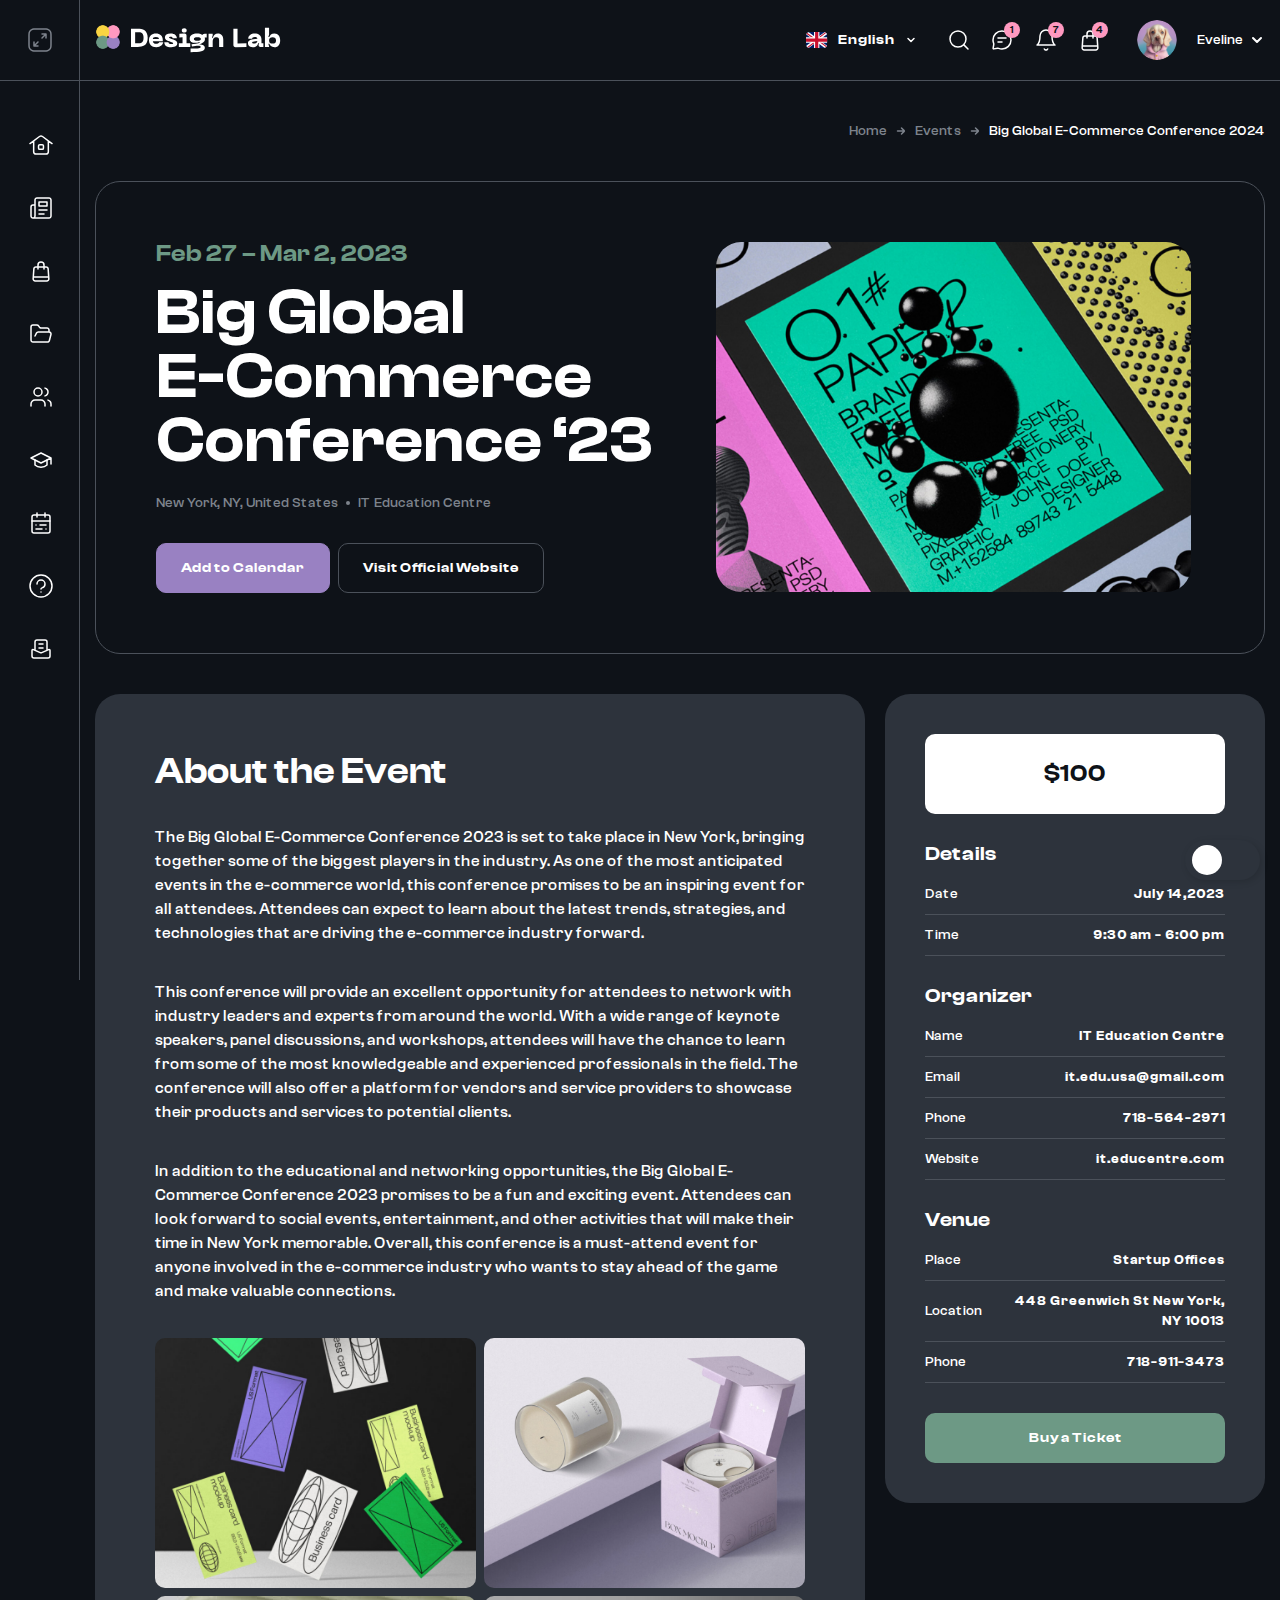
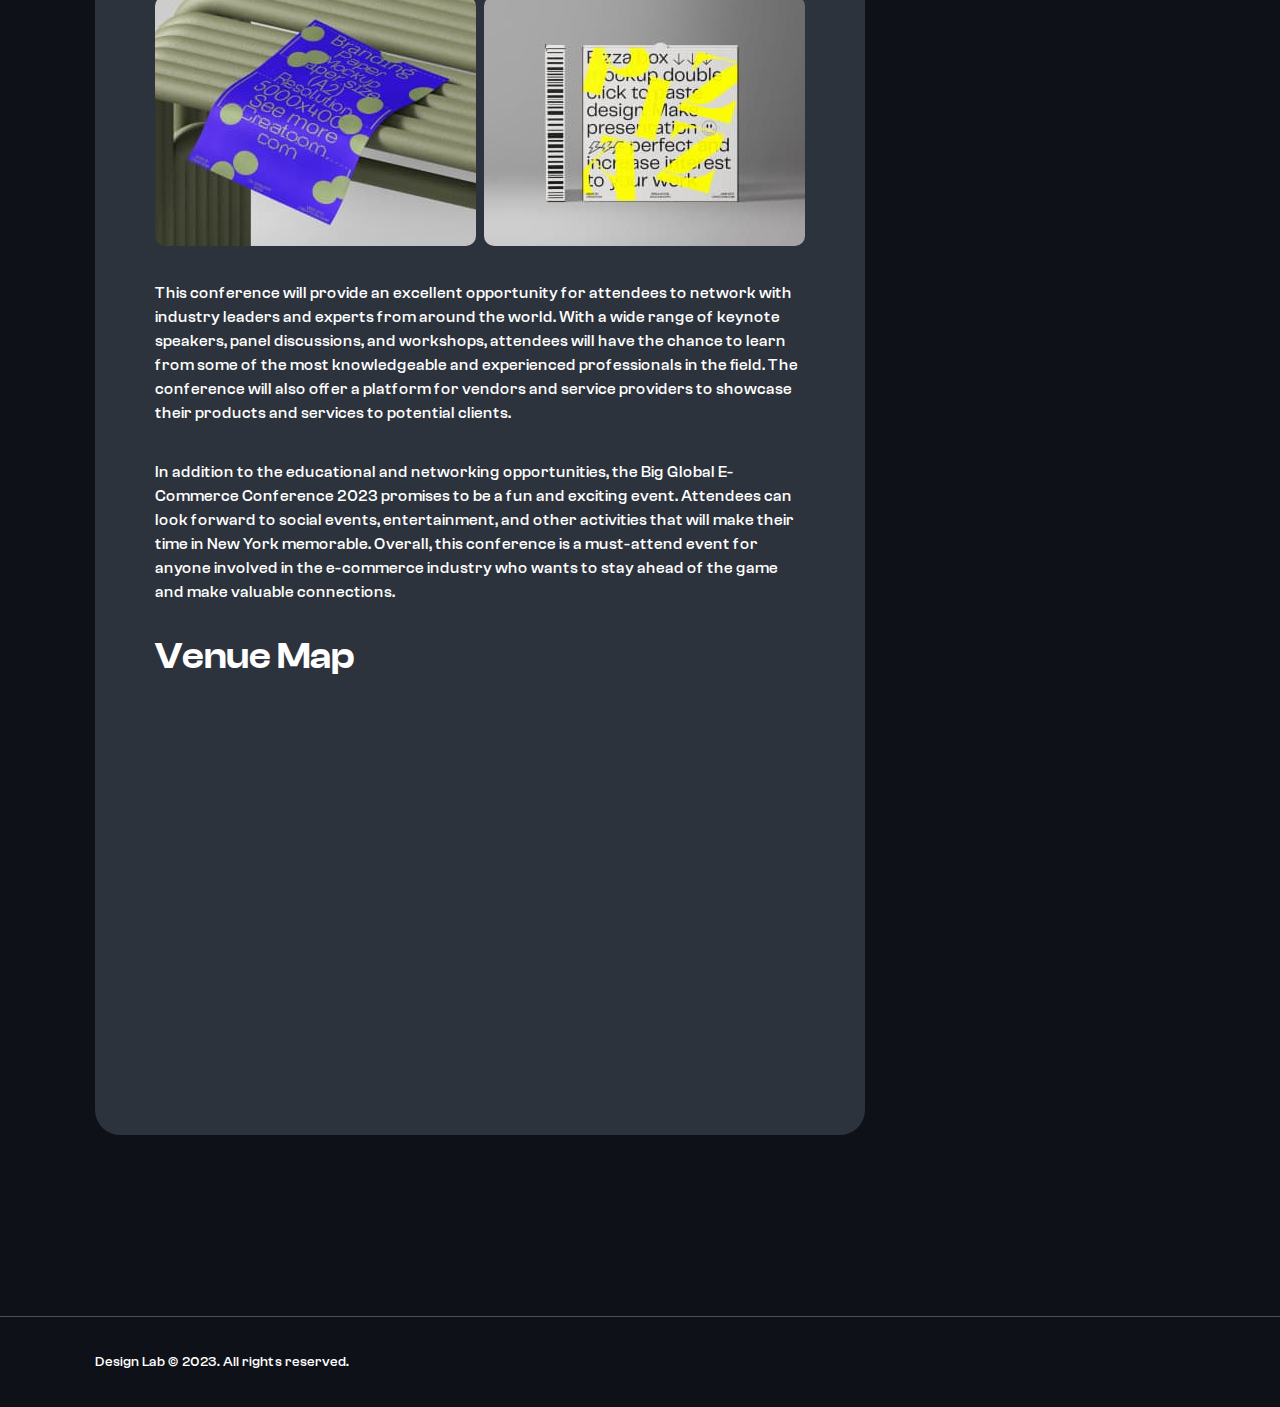
<file: event.html>
<!DOCTYPE html>
<html lang="en">

<head>
    <meta charset="UTF-8">
    <meta http-equiv="X-UA-Compatible" content="IE=edge">
    <meta name="viewport" content="width=device-width, initial-scale=1.0">
    <title>Design Lab</title>
    <link rel="stylesheet" href="css/swiper-bundle.min.css" />
    <link rel="stylesheet" href="css/fancybox.css" />
    <link rel="stylesheet" href="css/style.min.css">
</head>

<body >
    
    
       <div class="cursor"></div>
        <div class="cursor-follower"></div>
    
    

    <header class="header">
        <div class="container">
            <div class="header__inner">
               <a class="header__logo logo" href="#">
                    <img class="logo__img logo__rotate" src="images/logo-img.svg" alt="img">
                    <img class="logo__text" src="images/logo.svg" alt="img">
                </a>
                <div class="header__wrapper">
                    <div class="header__lang lang">
                        <div class="lang__top">
                            <svg width="22" height="16" viewBox="0 0 22 16" fill="none"
                                xmlns="http://www.w3.org/2000/svg">
                                <g clip-path="url(#clip0_206_19996)">
                                    <path d="M0 0H21.3333V16H0V0Z" fill="#012169" />
                                    <path
                                        d="M2.5 0L10.6333 6.03333L18.7333 0H21.3333V2.06667L13.3333 8.03333L21.3333 13.9667V16H18.6667L10.6667 10.0333L2.7 16H0V14L7.96667 8.06667L0 2.13333V0H2.5Z"
                                        fill="white" />
                                    <path
                                        d="M14.1333 9.36667L21.3333 14.6667V16L12.3 9.36667H14.1333ZM8 10.0333L8.2 11.2L1.8 16H0L8 10.0333ZM21.3333 0V0.1L13.0333 6.36667L13.1 4.9L19.6667 0H21.3333ZM0 0L7.96667 5.86667H5.96667L0 1.4V0Z"
                                        fill="#C8102E" />
                                    <path d="M8.03333 0V16H13.3667V0H8.03333ZM0 5.33333V10.6667H21.3333V5.33333H0Z"
                                        fill="white" />
                                    <path d="M0 6.43333V9.63333H21.3333V6.43333H0ZM9.1 0V16H12.3V0H9.1Z"
                                        fill="#C8102E" />
                                </g>
                                <defs>
                                    <clipPath id="clip0_206_19996">
                                        <rect width="21.3333" height="16" rx="4" fill="white" />
                                    </clipPath>
                                </defs>
                            </svg>
                            <span>
                                English
                            </span>
                            <svg width="12" height="12" viewBox="0 0 12 12" fill="none"
                                xmlns="http://www.w3.org/2000/svg">
                                <path d="M2.99997 4.5L5.99997 7.5L8.99997 4.5" stroke="white" stroke-width="1.5"
                                    stroke-linecap="round" stroke-linejoin="round" />
                            </svg>
                        </div>
                        <div class="lang__box lang-box">
                            <a class="lang-box__link" href="#">
                                <svg width="22" height="16" viewBox="0 0 22 16" fill="none"
                                    xmlns="http://www.w3.org/2000/svg">
                                    <g clip-path="url(#clip0_206_19996)">
                                        <path d="M0 0H21.3333V16H0V0Z" fill="#012169" />
                                        <path
                                            d="M2.5 0L10.6333 6.03333L18.7333 0H21.3333V2.06667L13.3333 8.03333L21.3333 13.9667V16H18.6667L10.6667 10.0333L2.7 16H0V14L7.96667 8.06667L0 2.13333V0H2.5Z"
                                            fill="white" />
                                        <path
                                            d="M14.1333 9.36667L21.3333 14.6667V16L12.3 9.36667H14.1333ZM8 10.0333L8.2 11.2L1.8 16H0L8 10.0333ZM21.3333 0V0.1L13.0333 6.36667L13.1 4.9L19.6667 0H21.3333ZM0 0L7.96667 5.86667H5.96667L0 1.4V0Z"
                                            fill="#C8102E" />
                                        <path d="M8.03333 0V16H13.3667V0H8.03333ZM0 5.33333V10.6667H21.3333V5.33333H0Z"
                                            fill="white" />
                                        <path d="M0 6.43333V9.63333H21.3333V6.43333H0ZM9.1 0V16H12.3V0H9.1Z"
                                            fill="#C8102E" />
                                    </g>
                                    <defs>
                                        <clipPath id="clip0_206_19996">
                                            <rect width="21.3333" height="16" rx="4" fill="white" />
                                        </clipPath>
                                    </defs>
                                </svg>
                                <span>
                                    English
                                </span>
                            </a>
                            <a class="lang-box__link" href="#">
                                <svg width="22" height="16" viewBox="0 0 22 16" fill="none"
                                    xmlns="http://www.w3.org/2000/svg">
                                    <g clip-path="url(#clip0_206_19999)">
                                        <path d="M0 10.6667H21.3333V16.0001H0V10.6667Z" fill="#FFCE00" />
                                        <path d="M0 0H21.3333V5.33333H0V0Z" fill="black" />
                                        <path d="M0 5.33325H21.3333V10.6666H0V5.33325Z" fill="#DD0000" />
                                    </g>
                                    <defs>
                                        <clipPath id="clip0_206_19999">
                                            <rect width="21.3333" height="16" rx="4" fill="white" />
                                        </clipPath>
                                    </defs>
                                </svg>
                                <span>
                                    Deutsch
                                </span>
                            </a>
                            <a class="lang-box__link" href="#">
                                <svg width="22" height="16" viewBox="0 0 22 16" fill="none"
                                    xmlns="http://www.w3.org/2000/svg">
                                    <g clip-path="url(#clip0_206_20002)">
                                        <path d="M0 0H21.3333V16H0V0Z" fill="#AA151B" />
                                        <path d="M0 4H21.3333V12H0V4Z" fill="#F1BF00" />
                                        <path
                                            d="M4.24318 7.10994L4.21651 7.1066L4.18318 7.07327L4.15985 7.05994L4.13985 7.03327C4.13985 7.03327 4.11651 6.9966 4.12651 6.9666C4.13651 6.9366 4.15651 6.9266 4.17318 6.9166C4.18946 6.90996 4.20617 6.90439 4.22318 6.89994L4.25651 6.8866L4.29985 6.8766L4.31651 6.8666C4.32318 6.8666 4.33985 6.8666 4.34985 6.85994L4.38318 6.85327L4.43651 6.8566H4.59651C4.60985 6.8566 4.63651 6.8666 4.64318 6.86994C4.66516 6.87839 4.6874 6.88617 4.70985 6.89327C4.72651 6.8966 4.76318 6.90327 4.78318 6.91327C4.79985 6.92327 4.81318 6.9366 4.81985 6.9466L4.83651 6.97994V7.0166L4.81985 7.04327L4.79985 7.0766L4.77318 7.0966C4.77318 7.0966 4.75651 7.11327 4.73985 7.10994C4.72651 7.10994 4.57985 7.08327 4.48651 7.08327C4.39318 7.08327 4.24318 7.11327 4.24318 7.11327"
                                            fill="#AD1519" />
                                        <path
                                            d="M4.24318 7.10994L4.21651 7.1066L4.18318 7.07327L4.15985 7.05994L4.13985 7.03327C4.13985 7.03327 4.11651 6.9966 4.12651 6.9666C4.13651 6.9366 4.15651 6.9266 4.17318 6.9166C4.18946 6.90996 4.20617 6.90439 4.22318 6.89994L4.25651 6.8866L4.29985 6.8766L4.31651 6.8666C4.32318 6.8666 4.33985 6.8666 4.34985 6.85994L4.38318 6.85327L4.43651 6.8566H4.59651C4.60985 6.8566 4.63651 6.8666 4.64318 6.86994C4.66516 6.87839 4.6874 6.88617 4.70985 6.89327C4.72651 6.8966 4.76318 6.90327 4.78318 6.91327C4.79985 6.92327 4.81318 6.9366 4.81985 6.9466L4.83651 6.97994V7.0166L4.81985 7.04327L4.79985 7.0766L4.77318 7.0966C4.77318 7.0966 4.75651 7.11327 4.73985 7.10994C4.72651 7.10994 4.57985 7.08327 4.48651 7.08327C4.39318 7.08327 4.24318 7.11327 4.24318 7.11327V7.10994Z"
                                            stroke="black" stroke-width="0.0375" stroke-linejoin="round" />
                                        <path
                                            d="M4.44336 6.89991C4.44336 6.85658 4.46336 6.82324 4.48669 6.82324C4.51336 6.82324 4.53336 6.85658 4.53336 6.90324C4.53336 6.94658 4.51336 6.98324 4.48669 6.98324C4.46003 6.98324 4.44336 6.94658 4.44336 6.89991Z"
                                            fill="#C8B100" />
                                        <path
                                            d="M4.44336 6.89991C4.44336 6.85658 4.46336 6.82324 4.48669 6.82324C4.51336 6.82324 4.53336 6.85658 4.53336 6.90324C4.53336 6.94658 4.51336 6.98324 4.48669 6.98324C4.46003 6.98324 4.44336 6.94658 4.44336 6.89991Z"
                                            stroke="black" stroke-width="0.0375" />
                                        <path
                                            d="M4.4668 6.90008C4.4668 6.86008 4.4768 6.83008 4.49013 6.83008C4.50013 6.83008 4.51013 6.86341 4.51013 6.90008C4.51013 6.94341 4.50013 6.97341 4.49013 6.97341C4.4768 6.97341 4.47013 6.94008 4.47013 6.90008"
                                            fill="#C8B100" />
                                        <path
                                            d="M4.4668 6.90008C4.4668 6.86008 4.4768 6.83008 4.49013 6.83008C4.50013 6.83008 4.51013 6.86341 4.51013 6.90008C4.51013 6.94341 4.50013 6.97341 4.49013 6.97341C4.4768 6.97341 4.47013 6.94008 4.47013 6.90008H4.4668Z"
                                            stroke="black" stroke-width="0.0375" />
                                        <path
                                            d="M4.45996 6.81671C4.45996 6.80337 4.47329 6.79004 4.48663 6.79004C4.49996 6.79004 4.51996 6.80337 4.51996 6.81671C4.51996 6.83337 4.50329 6.84671 4.48663 6.84671C4.46996 6.84671 4.45996 6.83337 4.45996 6.81671Z"
                                            fill="#C8B100" />
                                        <path
                                            d="M4.50988 6.80665V6.82665H4.46321V6.80665H4.47988V6.76665H4.45654V6.74665H4.47988V6.72998H4.49654V6.74665H4.51654V6.76665H4.49654V6.80665H4.50988Z"
                                            fill="#C8B100" />
                                        <path
                                            d="M4.50988 6.80665V6.82665H4.46321V6.80665H4.47988V6.76665H4.45654V6.74665H4.47988V6.72998H4.49654V6.74665H4.51654V6.76665H4.49654V6.80665H4.50988Z"
                                            stroke="black" stroke-width="0.0375" />
                                        <path
                                            d="M4.53011 6.80665V6.82665H4.44678V6.80665H4.48011V6.76665H4.45678V6.74665H4.48011V6.72998H4.49678V6.74665H4.51678V6.76665H4.49678V6.80665H4.53011Z"
                                            fill="#C8B100" />
                                        <path
                                            d="M4.53011 6.80665V6.82665H4.44678V6.80665H4.48011V6.76665H4.45678V6.74665H4.48011V6.72998H4.49678V6.74665H4.51678V6.76665H4.49678V6.80665H4.53011Z"
                                            stroke="black" stroke-width="0.0375" />
                                        <path
                                            d="M4.49654 6.79004C4.50988 6.79337 4.51654 6.80337 4.51654 6.81671C4.51654 6.83337 4.50321 6.84671 4.48988 6.84671C4.47654 6.84671 4.45654 6.83337 4.45654 6.81671C4.45654 6.80337 4.46654 6.79337 4.47988 6.79004"
                                            stroke="black" stroke-width="0.0375" />
                                        <path
                                            d="M4.49021 7.10673H4.33355V7.07006L4.32355 7.03006L4.31688 6.98006C4.27355 6.9234 4.23355 6.88673 4.22021 6.89673C4.22355 6.88673 4.22688 6.87673 4.23688 6.8734C4.27355 6.85006 4.35355 6.90673 4.41022 6.9934L4.42688 7.01673H4.55355L4.56688 6.9934C4.62688 6.9034 4.70355 6.85006 4.74021 6.8734C4.75021 6.87673 4.75355 6.88673 4.75688 6.89673C4.74355 6.88673 4.70355 6.9234 4.66022 6.98006L4.65355 7.03006L4.64688 7.07006L4.64355 7.10673H4.48688"
                                            fill="#C8B100" />
                                        <path
                                            d="M4.49021 7.10673H4.33355V7.07006L4.32355 7.03006L4.31688 6.98006C4.27355 6.9234 4.23355 6.88673 4.22021 6.89673C4.22355 6.88673 4.22688 6.87673 4.23688 6.8734C4.27355 6.85006 4.35355 6.90673 4.41022 6.9934L4.42688 7.01673H4.55355L4.56688 6.9934C4.62688 6.9034 4.70355 6.85006 4.74021 6.8734C4.75021 6.87673 4.75355 6.88673 4.75688 6.89673C4.74355 6.88673 4.70355 6.9234 4.66022 6.98006L4.65355 7.03006L4.64688 7.07006L4.64355 7.10673H4.48688H4.49021Z"
                                            stroke="black" stroke-width="0.0375" />
                                        <path
                                            d="M4.22656 6.89343C4.2599 6.87676 4.32656 6.93009 4.3799 7.01343M4.74656 6.89343C4.7199 6.87676 4.65323 6.93009 4.59656 7.01343"
                                            stroke="black" stroke-width="0.0375" />
                                        <path
                                            d="M4.25983 7.17655L4.24316 7.14322C4.40343 7.09842 4.5729 7.09842 4.73316 7.14322L4.7165 7.16989C4.7125 7.17851 4.70916 7.18743 4.7065 7.19655C4.63485 7.17701 4.56074 7.16803 4.4865 7.16989C4.39983 7.16989 4.31316 7.17989 4.26983 7.19655L4.25983 7.17655Z"
                                            fill="#C8B100" />
                                        <path
                                            d="M4.25983 7.17655L4.24316 7.14322C4.40343 7.09842 4.5729 7.09842 4.73316 7.14322L4.7165 7.16989C4.7125 7.17851 4.70916 7.18743 4.7065 7.19655C4.63485 7.17701 4.56074 7.16803 4.4865 7.16989C4.39983 7.16989 4.31316 7.17989 4.26983 7.19655L4.25983 7.17655Z"
                                            stroke="black" stroke-width="0.0375" />
                                        <path
                                            d="M4.48643 7.25659C4.56643 7.25659 4.6531 7.24326 4.6831 7.23659C4.7031 7.22992 4.71643 7.21992 4.71643 7.20992C4.71643 7.20326 4.70977 7.19992 4.7031 7.19659C4.65643 7.17992 4.56977 7.16992 4.48643 7.16992C4.4031 7.16992 4.31977 7.17992 4.2731 7.19659C4.26643 7.19659 4.2631 7.20325 4.25977 7.20659C4.25977 7.21992 4.26977 7.22992 4.2931 7.23659C4.32643 7.24326 4.40977 7.25659 4.48643 7.25659Z"
                                            fill="#C8B100" />
                                        <path
                                            d="M4.48643 7.25659C4.56643 7.25659 4.6531 7.24326 4.6831 7.23659C4.7031 7.22992 4.71643 7.21992 4.71643 7.20992C4.71643 7.20326 4.70977 7.19992 4.7031 7.19659C4.65643 7.17992 4.56977 7.16992 4.48643 7.16992C4.4031 7.16992 4.31977 7.17992 4.2731 7.19659C4.26643 7.19659 4.2631 7.20325 4.25977 7.20659C4.25977 7.21992 4.26977 7.22992 4.2931 7.23659C4.32643 7.24326 4.40977 7.25659 4.48643 7.25659Z"
                                            stroke="black" stroke-width="0.0375" />
                                        <path
                                            d="M4.7369 7.10656L4.72023 7.08989C4.72023 7.08989 4.70023 7.09989 4.6769 7.09656C4.6569 7.09656 4.6469 7.06322 4.6469 7.06322C4.6469 7.06322 4.62357 7.08656 4.60357 7.08656C4.58023 7.08656 4.57023 7.06656 4.57023 7.06656C4.57023 7.06656 4.5469 7.08322 4.5269 7.07989C4.5069 7.07989 4.4869 7.05322 4.4869 7.05322C4.4869 7.05322 4.4669 7.07989 4.4469 7.07989C4.4269 7.08322 4.41357 7.06322 4.41357 7.06322C4.41357 7.06322 4.40023 7.08322 4.3769 7.08656C4.35357 7.08989 4.33023 7.06656 4.33023 7.06656C4.33023 7.06656 4.31357 7.08989 4.2969 7.09989C4.28023 7.09989 4.2569 7.08656 4.2569 7.08656L4.25023 7.10322L4.24023 7.10656L4.2469 7.12322C4.32519 7.10247 4.40592 7.09238 4.4869 7.09322C4.5869 7.09322 4.67023 7.10656 4.73357 7.12656L4.74023 7.10656"
                                            fill="#C8B100" />
                                        <path
                                            d="M4.7369 7.10656L4.72023 7.08989C4.72023 7.08989 4.70023 7.09989 4.6769 7.09656C4.6569 7.09656 4.6469 7.06322 4.6469 7.06322C4.6469 7.06322 4.62357 7.08656 4.60357 7.08656C4.58023 7.08656 4.57023 7.06656 4.57023 7.06656C4.57023 7.06656 4.5469 7.08322 4.5269 7.07989C4.5069 7.07989 4.4869 7.05322 4.4869 7.05322C4.4869 7.05322 4.4669 7.07989 4.4469 7.07989C4.4269 7.08322 4.41357 7.06322 4.41357 7.06322C4.41357 7.06322 4.40023 7.08322 4.3769 7.08656C4.35357 7.08989 4.33023 7.06656 4.33023 7.06656C4.33023 7.06656 4.31357 7.08989 4.2969 7.09989C4.28023 7.09989 4.2569 7.08656 4.2569 7.08656L4.25023 7.10322L4.24023 7.10656L4.2469 7.12322C4.32519 7.10247 4.40592 7.09238 4.4869 7.09322C4.5869 7.09322 4.67023 7.10656 4.73357 7.12656L4.74023 7.10656H4.7369Z"
                                            stroke="black" stroke-width="0.0375" />
                                        <path
                                            d="M4.49009 7.02344H4.49676C4.49586 7.02784 4.49586 7.03237 4.49676 7.03677C4.49676 7.05677 4.51009 7.0701 4.53009 7.0701C4.53744 7.07044 4.5447 7.06833 4.55073 7.06411C4.55676 7.05989 4.56122 7.05379 4.56342 7.04677L4.57009 7.03677V7.0501C4.57342 7.06677 4.59009 7.07677 4.60676 7.07677C4.62676 7.07677 4.64009 7.06344 4.64009 7.04344V7.0401L4.65342 7.02677L4.66009 7.04344C4.65796 7.04756 4.65682 7.05213 4.65676 7.05677C4.65676 7.06561 4.66027 7.07409 4.66652 7.08034C4.67277 7.08659 4.68125 7.0901 4.69009 7.0901C4.70342 7.0901 4.71342 7.08344 4.72009 7.07344L4.72676 7.06677V7.07677C4.72676 7.08677 4.73009 7.09677 4.74009 7.1001C4.74009 7.1001 4.75342 7.1001 4.77342 7.08677L4.79676 7.06344V7.07677C4.79676 7.07677 4.78009 7.10344 4.76342 7.1101C4.75676 7.11677 4.74676 7.12344 4.73676 7.1201C4.72676 7.1201 4.71676 7.1101 4.71342 7.1001C4.70676 7.10677 4.70009 7.10677 4.69009 7.10677C4.67009 7.10677 4.65009 7.09677 4.64342 7.0801C4.63342 7.0901 4.62009 7.09677 4.60676 7.09677C4.59904 7.09653 4.59147 7.09462 4.58456 7.09117C4.57765 7.08771 4.57158 7.0828 4.56676 7.07677C4.55752 7.08493 4.54574 7.08965 4.53342 7.0901C4.52514 7.09036 4.51692 7.08869 4.5094 7.08522C4.50187 7.08175 4.49526 7.07657 4.49009 7.0701C4.48558 7.07622 4.47981 7.0813 4.47317 7.08501C4.46653 7.08871 4.45918 7.09096 4.4516 7.09159C4.44403 7.09222 4.4364 7.09123 4.42924 7.08867C4.42209 7.08611 4.41555 7.08206 4.41009 7.07677C4.40527 7.0828 4.39919 7.08771 4.39229 7.09117C4.38538 7.09462 4.37781 7.09653 4.37009 7.09677C4.36316 7.09669 4.35632 7.09516 4.35001 7.09229C4.34369 7.08942 4.33805 7.08527 4.33342 7.0801C4.32676 7.09677 4.30676 7.10677 4.28676 7.10677C4.28009 7.10677 4.27009 7.10677 4.26342 7.1001C4.26009 7.1101 4.25009 7.1201 4.24009 7.1201C4.23009 7.1201 4.22009 7.1201 4.21009 7.11344L4.17676 7.0801L4.18009 7.06344L4.20676 7.08677C4.22342 7.1001 4.23676 7.1001 4.23676 7.1001C4.24676 7.1001 4.25009 7.08677 4.25009 7.07677V7.06677L4.25676 7.07344C4.26342 7.08344 4.27342 7.0901 4.28676 7.0901C4.2956 7.0901 4.30408 7.08659 4.31033 7.08034C4.31658 7.07409 4.32009 7.06561 4.32009 7.05677C4.32109 7.05238 4.32109 7.04783 4.32009 7.04344V7.02677L4.33342 7.0401C4.33334 7.04121 4.33334 7.04233 4.33342 7.04344C4.33342 7.06344 4.35009 7.07677 4.36676 7.07677C4.38676 7.07677 4.40009 7.06677 4.40342 7.04677V7.03677L4.41009 7.04677C4.41676 7.0601 4.43009 7.0701 4.44342 7.0701C4.46676 7.0701 4.48009 7.05677 4.48009 7.03677C4.48059 7.03346 4.48059 7.03009 4.48009 7.02677H4.49009"
                                            fill="#C8B100" />
                                        <path
                                            d="M4.49009 7.02344H4.49676C4.49586 7.02784 4.49586 7.03237 4.49676 7.03677C4.49676 7.05677 4.51009 7.0701 4.53009 7.0701C4.53744 7.07044 4.5447 7.06833 4.55073 7.06411C4.55676 7.05989 4.56122 7.05379 4.56342 7.04677L4.57009 7.03677V7.0501C4.57342 7.06677 4.59009 7.07677 4.60676 7.07677C4.62676 7.07677 4.64009 7.06344 4.64009 7.04344V7.0401L4.65342 7.02677L4.66009 7.04344C4.65796 7.04756 4.65682 7.05213 4.65676 7.05677C4.65676 7.06561 4.66027 7.07409 4.66652 7.08034C4.67277 7.08659 4.68125 7.0901 4.69009 7.0901C4.70342 7.0901 4.71342 7.08344 4.72009 7.07344L4.72676 7.06677V7.07677C4.72676 7.08677 4.73009 7.09677 4.74009 7.1001C4.74009 7.1001 4.75342 7.1001 4.77342 7.08677L4.79676 7.06344V7.07677C4.79676 7.07677 4.78009 7.10344 4.76342 7.1101C4.75676 7.11677 4.74676 7.12344 4.73676 7.1201C4.72676 7.1201 4.71676 7.1101 4.71342 7.1001C4.70676 7.10677 4.70009 7.10677 4.69009 7.10677C4.67009 7.10677 4.65009 7.09677 4.64342 7.0801C4.63342 7.0901 4.62009 7.09677 4.60676 7.09677C4.59904 7.09653 4.59147 7.09462 4.58456 7.09117C4.57765 7.08771 4.57158 7.0828 4.56676 7.07677C4.55752 7.08493 4.54574 7.08965 4.53342 7.0901C4.52514 7.09036 4.51692 7.08869 4.5094 7.08522C4.50187 7.08175 4.49526 7.07657 4.49009 7.0701C4.48558 7.07622 4.47981 7.0813 4.47317 7.08501C4.46653 7.08871 4.45918 7.09096 4.4516 7.09159C4.44403 7.09222 4.4364 7.09123 4.42925 7.08867C4.42209 7.08611 4.41555 7.08206 4.41009 7.07677C4.40527 7.0828 4.39919 7.08771 4.39229 7.09117C4.38538 7.09462 4.37781 7.09653 4.37009 7.09677C4.36316 7.09669 4.35632 7.09516 4.35001 7.09229C4.34369 7.08942 4.33805 7.08527 4.33342 7.0801C4.32676 7.09677 4.30676 7.10677 4.28676 7.10677C4.28009 7.10677 4.27009 7.10677 4.26342 7.1001C4.26009 7.1101 4.25009 7.1201 4.24009 7.1201C4.23009 7.1201 4.22009 7.1201 4.21009 7.11344L4.17676 7.0801L4.18009 7.06344L4.20676 7.08677C4.22342 7.1001 4.23676 7.1001 4.23676 7.1001C4.24676 7.1001 4.25009 7.08677 4.25009 7.07677V7.06677L4.25676 7.07344C4.26342 7.08344 4.27342 7.0901 4.28676 7.0901C4.2956 7.0901 4.30408 7.08659 4.31033 7.08034C4.31658 7.07409 4.32009 7.06561 4.32009 7.05677C4.32109 7.05238 4.32109 7.04783 4.32009 7.04344V7.02677L4.33342 7.0401C4.33334 7.04121 4.33334 7.04233 4.33342 7.04344C4.33342 7.06344 4.35009 7.07677 4.36676 7.07677C4.38676 7.07677 4.40009 7.06677 4.40342 7.04677V7.03677L4.41009 7.04677C4.41676 7.0601 4.43009 7.0701 4.44342 7.0701C4.46676 7.0701 4.48009 7.05677 4.48009 7.03677C4.48059 7.03346 4.48059 7.03009 4.48009 7.02677H4.49009V7.02344Z"
                                            stroke="black" stroke-width="0.0375" />
                                        <path
                                            d="M4.48673 7.10996C4.39007 7.10996 4.3034 7.12329 4.2434 7.14329L4.2334 7.13662L4.23673 7.12662C4.31809 7.10383 4.40225 7.09261 4.48673 7.09329C4.58673 7.09329 4.67673 7.10662 4.74007 7.12662C4.74007 7.12662 4.74673 7.13329 4.7434 7.13662L4.7334 7.14329C4.65309 7.12093 4.57009 7.10972 4.48673 7.10996Z"
                                            fill="#C8B100" />
                                        <path
                                            d="M4.48673 7.10996C4.39007 7.10996 4.3034 7.12329 4.2434 7.14329L4.2334 7.13662L4.23673 7.12662C4.31809 7.10383 4.40225 7.09261 4.48673 7.09329C4.58673 7.09329 4.67673 7.10662 4.74007 7.12662C4.74007 7.12662 4.74673 7.13329 4.7434 7.13662L4.7334 7.14329C4.65309 7.12093 4.57009 7.10972 4.48673 7.10996Z"
                                            stroke="black" stroke-width="0.0375" stroke-linejoin="round" />
                                        <path
                                            d="M4.39356 7.14663C4.39356 7.13663 4.40023 7.1333 4.41023 7.1333C4.41376 7.1333 4.41716 7.13471 4.41966 7.13721C4.42216 7.13971 4.42356 7.1431 4.42356 7.14663C4.42356 7.1533 4.41689 7.15997 4.41023 7.15997C4.40822 7.16049 4.40612 7.16053 4.4041 7.1601C4.40207 7.15966 4.40018 7.15876 4.39856 7.15747C4.39694 7.15618 4.39565 7.15452 4.39478 7.15264C4.39391 7.15076 4.3935 7.1487 4.39356 7.14663Z"
                                            fill="white" />
                                        <path
                                            d="M4.39356 7.14663C4.39356 7.13663 4.40023 7.1333 4.41023 7.1333C4.41376 7.1333 4.41716 7.13471 4.41966 7.13721C4.42216 7.13971 4.42356 7.1431 4.42356 7.14663C4.42356 7.1533 4.41689 7.15997 4.41023 7.15997C4.40822 7.16049 4.40612 7.16053 4.4041 7.1601C4.40207 7.15966 4.40018 7.15876 4.39856 7.15747C4.39694 7.15618 4.39565 7.15452 4.39478 7.15264C4.39391 7.15076 4.3935 7.1487 4.39356 7.14663Z"
                                            stroke="black" stroke-width="0.0375" />
                                        <path
                                            d="M4.49011 7.14988H4.45678C4.45344 7.14988 4.44678 7.14988 4.44678 7.13988L4.45678 7.12988H4.52344C4.52549 7.1306 4.52725 7.13197 4.52845 7.13377C4.52965 7.13557 4.53023 7.13772 4.53011 7.13988C4.53011 7.14254 4.52906 7.14508 4.52718 7.14695C4.52531 7.14883 4.52276 7.14988 4.52011 7.14988H4.48678"
                                            fill="#AD1519" />
                                        <path
                                            d="M4.49011 7.14988H4.45678C4.45344 7.14988 4.44678 7.14988 4.44678 7.13988L4.45678 7.12988H4.52344C4.52549 7.1306 4.52725 7.13197 4.52845 7.13377C4.52965 7.13557 4.53023 7.13772 4.53011 7.13988C4.53011 7.14254 4.52906 7.14508 4.52718 7.14695C4.52531 7.14883 4.52276 7.14988 4.52011 7.14988H4.48678"
                                            stroke="black" stroke-width="0.0375" />
                                        <path
                                            d="M4.33315 7.16323H4.30982C4.30649 7.16323 4.29982 7.16323 4.29982 7.15656C4.2997 7.1544 4.30028 7.15225 4.30148 7.15045C4.30269 7.14864 4.30444 7.14728 4.30649 7.14656L4.32982 7.14323L4.35315 7.13989C4.35982 7.13989 4.36315 7.13989 4.36649 7.14656C4.36704 7.14811 4.3672 7.14978 4.36695 7.15141C4.3667 7.15304 4.36606 7.15459 4.36507 7.15591C4.36408 7.15723 4.36277 7.15828 4.36128 7.15898C4.35978 7.15967 4.35813 7.15999 4.35649 7.15989H4.33315"
                                            fill="#058E6E" />
                                        <path
                                            d="M4.33315 7.16323H4.30982C4.30649 7.16323 4.29982 7.16323 4.29982 7.15656C4.2997 7.1544 4.30028 7.15225 4.30148 7.15045C4.30269 7.14864 4.30444 7.14728 4.30649 7.14656L4.32982 7.14323L4.35315 7.13989C4.35982 7.13989 4.36315 7.13989 4.36649 7.14656C4.36704 7.14811 4.3672 7.14978 4.36695 7.15141C4.3667 7.15304 4.36606 7.15459 4.36507 7.15591C4.36408 7.15723 4.36277 7.15828 4.36128 7.15898C4.35978 7.15967 4.35813 7.15999 4.35649 7.15989H4.33315"
                                            stroke="black" stroke-width="0.0375" />
                                        <path
                                            d="M4.24316 7.17666L4.25316 7.16333H4.2765L4.26316 7.18333L4.24316 7.17666Z"
                                            fill="#AD1519" />
                                        <path
                                            d="M4.24316 7.17666L4.25316 7.16333H4.2765L4.26316 7.18333L4.24316 7.17666Z"
                                            stroke="black" stroke-width="0.0375" />
                                        <path
                                            d="M4.55322 7.14657C4.55322 7.13657 4.55989 7.13324 4.56656 7.13324C4.56856 7.13272 4.57066 7.13267 4.57269 7.13311C4.57471 7.13354 4.57661 7.13444 4.57823 7.13573C4.57984 7.13703 4.58114 7.13868 4.582 7.14056C4.58287 7.14244 4.58329 7.1445 4.58322 7.14657C4.58329 7.14864 4.58287 7.1507 4.582 7.15258C4.58114 7.15446 4.57984 7.15611 4.57823 7.15741C4.57661 7.1587 4.57471 7.1596 4.57269 7.16003C4.57066 7.16047 4.56856 7.16042 4.56656 7.1599C4.56302 7.1599 4.55963 7.1585 4.55713 7.156C4.55463 7.1535 4.55322 7.15011 4.55322 7.14657Z"
                                            fill="white" />
                                        <path
                                            d="M4.55322 7.14657C4.55322 7.13657 4.55989 7.13324 4.56656 7.13324C4.56856 7.13272 4.57066 7.13267 4.57269 7.13311C4.57471 7.13354 4.57661 7.13444 4.57823 7.13573C4.57984 7.13703 4.58114 7.13868 4.582 7.14056C4.58287 7.14244 4.58329 7.1445 4.58322 7.14657C4.58329 7.14864 4.58287 7.1507 4.582 7.15258C4.58114 7.15446 4.57984 7.15611 4.57823 7.15741C4.57661 7.1587 4.57471 7.1596 4.57269 7.16003C4.57066 7.16047 4.56856 7.16042 4.56656 7.1599C4.56302 7.1599 4.55963 7.1585 4.55713 7.156C4.55463 7.1535 4.55322 7.15011 4.55322 7.14657Z"
                                            stroke="black" stroke-width="0.0375" />
                                        <path
                                            d="M4.6432 7.16323H4.6632C4.6645 7.16374 4.66591 7.16398 4.66731 7.16392C4.66872 7.16386 4.6701 7.1635 4.67135 7.16287C4.67261 7.16225 4.67372 7.16136 4.67462 7.16027C4.67551 7.15918 4.67616 7.15792 4.67653 7.15656C4.67653 7.15525 4.67627 7.15395 4.67577 7.15273C4.67527 7.15152 4.67453 7.15042 4.6736 7.14949C4.67267 7.14856 4.67157 7.14782 4.67036 7.14732C4.66914 7.14682 4.66784 7.14656 4.66653 7.14656L4.64653 7.14323L4.6232 7.13989C4.61653 7.13989 4.6132 7.13989 4.60986 7.14656C4.60986 7.15323 4.6132 7.15656 4.61986 7.15989H4.6432"
                                            fill="#058E6E" />
                                        <path
                                            d="M4.6432 7.16323H4.6632C4.6645 7.16374 4.66591 7.16398 4.66731 7.16392C4.66872 7.16386 4.6701 7.1635 4.67135 7.16287C4.67261 7.16225 4.67372 7.16136 4.67462 7.16027C4.67551 7.15918 4.67616 7.15792 4.67653 7.15656C4.67653 7.15525 4.67627 7.15395 4.67577 7.15273C4.67527 7.15152 4.67453 7.15042 4.6736 7.14949C4.67267 7.14856 4.67157 7.14782 4.67036 7.14732C4.66914 7.14682 4.66784 7.14656 4.66653 7.14656L4.64653 7.14323L4.6232 7.13989C4.61653 7.13989 4.6132 7.13989 4.60986 7.14656C4.60986 7.15323 4.6132 7.15656 4.61986 7.15989H4.6432"
                                            stroke="black" stroke-width="0.0375" />
                                        <path d="M4.73353 7.18L4.72353 7.16333H4.7002L4.7102 7.18333L4.7302 7.18"
                                            fill="#AD1519" />
                                        <path d="M4.73353 7.18L4.72353 7.16333H4.7002L4.7102 7.18333L4.7302 7.18"
                                            stroke="black" stroke-width="0.0375" />
                                        <path
                                            d="M4.48662 7.23665C4.41939 7.23808 4.35224 7.23136 4.28662 7.21665C4.41912 7.18429 4.55746 7.18429 4.68995 7.21665C4.63662 7.22999 4.56662 7.23665 4.48995 7.23665"
                                            fill="#AD1519" />
                                        <path
                                            d="M4.48662 7.23665C4.41939 7.23808 4.35224 7.23136 4.28662 7.21665C4.41912 7.18429 4.55746 7.18429 4.68995 7.21665C4.63662 7.22999 4.56662 7.23665 4.48995 7.23665H4.48662Z"
                                            stroke="black" stroke-width="0.0375" stroke-linejoin="round" />
                                        <path
                                            d="M4.73346 7.06664L4.73013 7.05664C4.72346 7.05664 4.72013 7.05664 4.7168 7.06331C4.7168 7.06997 4.7168 7.07664 4.72346 7.07664C4.72346 7.07664 4.73013 7.07664 4.73346 7.06664Z"
                                            fill="#C8B100" />
                                        <path
                                            d="M4.73346 7.06664L4.73013 7.05664C4.72346 7.05664 4.72013 7.05664 4.7168 7.06331C4.7168 7.06997 4.7168 7.07664 4.72346 7.07664C4.72346 7.07664 4.73013 7.07664 4.73346 7.06664Z"
                                            stroke="black" stroke-width="0.0375" />
                                        <path
                                            d="M4.57681 7.03994C4.57681 7.03328 4.57681 7.02661 4.57014 7.02661C4.57014 7.02661 4.56348 7.02994 4.56348 7.03661C4.56348 7.04328 4.56348 7.04994 4.57014 7.04994L4.58014 7.03994"
                                            fill="#C8B100" />
                                        <path
                                            d="M4.57681 7.03994C4.57681 7.03328 4.57681 7.02661 4.57014 7.02661C4.57014 7.02661 4.56348 7.02994 4.56348 7.03661C4.56348 7.04328 4.56348 7.04994 4.57014 7.04994L4.58014 7.03994H4.57681Z"
                                            stroke="black" stroke-width="0.0375" />
                                        <path
                                            d="M4.3999 7.03994L4.40324 7.02661C4.4099 7.02661 4.41324 7.02994 4.41324 7.03661C4.41324 7.04328 4.41324 7.04994 4.40657 7.04994L4.3999 7.03994Z"
                                            fill="#C8B100" />
                                        <path
                                            d="M4.3999 7.03994L4.40324 7.02661C4.4099 7.02661 4.41324 7.02994 4.41324 7.03661C4.41324 7.04328 4.41324 7.04994 4.40657 7.04994L4.3999 7.03994Z"
                                            stroke="black" stroke-width="0.0375" />
                                        <path
                                            d="M4.24316 7.06664L4.2465 7.05664C4.25316 7.05664 4.2565 7.05664 4.25983 7.06331C4.25983 7.06997 4.25983 7.07664 4.25316 7.07664C4.25316 7.07664 4.2465 7.07664 4.24316 7.06664Z"
                                            fill="#C8B100" />
                                        <path
                                            d="M4.24316 7.06664L4.2465 7.05664C4.25316 7.05664 4.2565 7.05664 4.25983 7.06331C4.25983 7.06997 4.25983 7.07664 4.25316 7.07664C4.25316 7.07664 4.2465 7.07664 4.24316 7.06664Z"
                                            stroke="black" stroke-width="0.0375" />
                                        <path
                                            d="M4.48663 6.94995L4.45996 6.96662L4.47996 7.00995L4.48663 7.01328L4.49329 7.00995L4.51663 6.96662L4.48663 6.94995Z"
                                            fill="#C8B100" />
                                        <path
                                            d="M4.48663 6.94995L4.45996 6.96662L4.47996 7.00995L4.48663 7.01328L4.49329 7.00995L4.51663 6.96662L4.48663 6.94995Z"
                                            stroke="black" stroke-width="0.0375" />
                                        <path
                                            d="M4.42676 7.01658L4.44009 7.03325L4.48342 7.01992L4.48676 7.01325L4.48342 7.00658L4.44009 6.99658L4.42676 7.01658Z"
                                            fill="#C8B100" />
                                        <path
                                            d="M4.42676 7.01658L4.44009 7.03325L4.48342 7.01992L4.48676 7.01325L4.48342 7.00658L4.44009 6.99658L4.42676 7.01658Z"
                                            stroke="black" stroke-width="0.0375" />
                                        <path
                                            d="M4.54682 7.01658L4.53682 7.03325L4.49348 7.01992L4.48682 7.01325L4.49348 7.00658L4.53682 6.99658L4.54682 7.01658Z"
                                            fill="#C8B100" />
                                        <path
                                            d="M4.54682 7.01658L4.53682 7.03325L4.49348 7.01992L4.48682 7.01325L4.49348 7.00658L4.53682 6.99658L4.54682 7.01658Z"
                                            stroke="black" stroke-width="0.0375" />
                                        <path
                                            d="M4.30995 6.96655L4.28662 6.98989L4.31662 7.02322L4.32329 7.02655L4.32662 7.02322L4.33662 6.97989L4.30995 6.96989"
                                            fill="#C8B100" />
                                        <path
                                            d="M4.30995 6.96655L4.28662 6.98989L4.31662 7.02322L4.32329 7.02655L4.32662 7.02322L4.33662 6.97989L4.30995 6.96989"
                                            stroke="black" stroke-width="0.0375" />
                                        <path
                                            d="M4.26652 7.04002L4.27985 7.05669L4.31985 7.03669V7.03002L4.31652 7.02335L4.27318 7.02002L4.26318 7.04002"
                                            fill="#C8B100" />
                                        <path
                                            d="M4.26652 7.04002L4.27985 7.05669L4.31985 7.03669V7.03002L4.31652 7.02335L4.27318 7.02002L4.26318 7.04002"
                                            stroke="black" stroke-width="0.0375" />
                                        <path
                                            d="M4.38333 7.01667L4.37333 7.03667H4.33333L4.32666 7.03L4.32999 7.02L4.36999 7L4.38666 7.01667"
                                            fill="#C8B100" />
                                        <path
                                            d="M4.38333 7.01667L4.37333 7.03667H4.33333L4.32666 7.03L4.32999 7.02L4.36999 7L4.38666 7.01667"
                                            stroke="black" stroke-width="0.0375" />
                                        <path
                                            d="M4.21984 7.04678V7.06678L4.17317 7.07345L4.1665 7.07011V7.06345L4.19984 7.03345L4.21984 7.04678Z"
                                            fill="#C8B100" />
                                        <path
                                            d="M4.21984 7.04678V7.06678L4.17317 7.07345L4.1665 7.07011V7.06345L4.19984 7.03345L4.21984 7.04678Z"
                                            stroke="black" stroke-width="0.0375" />
                                        <path
                                            d="M4.30664 7.03009C4.30664 7.02009 4.31331 7.01343 4.32331 7.01343C4.33331 7.01343 4.33997 7.02009 4.33997 7.03009C4.33919 7.03392 4.3371 7.03734 4.33406 7.03978C4.33101 7.04222 4.32721 7.04351 4.32331 7.04343C4.31941 7.04351 4.31561 7.04222 4.31256 7.03978C4.30951 7.03734 4.30742 7.03392 4.30664 7.03009Z"
                                            fill="#C8B100" />
                                        <path
                                            d="M4.30664 7.03009C4.30664 7.02009 4.31331 7.01343 4.32331 7.01343C4.33331 7.01343 4.33997 7.02009 4.33997 7.03009C4.33919 7.03392 4.3371 7.03734 4.33406 7.03978C4.33101 7.04222 4.32721 7.04351 4.32331 7.04343C4.31941 7.04351 4.31561 7.04222 4.31256 7.03978C4.30951 7.03734 4.30742 7.03392 4.30664 7.03009Z"
                                            stroke="black" stroke-width="0.0375" />
                                        <path
                                            d="M4.6668 6.96655L4.69014 6.98989L4.66014 7.02322L4.65347 7.02655L4.65014 7.02322L4.64014 6.97989L4.6668 6.96989"
                                            fill="#C8B100" />
                                        <path
                                            d="M4.6668 6.96655L4.69014 6.98989L4.66014 7.02322L4.65347 7.02655L4.65014 7.02322L4.64014 6.97989L4.6668 6.96989"
                                            stroke="black" stroke-width="0.0375" />
                                        <path
                                            d="M4.7134 7.04002L4.69674 7.05669L4.65674 7.03669V7.03002L4.66007 7.02335L4.70341 7.02002L4.7134 7.04002Z"
                                            fill="#C8B100" />
                                        <path
                                            d="M4.7134 7.04002L4.69674 7.05669L4.65674 7.03669V7.03002L4.66007 7.02335L4.70341 7.02002L4.7134 7.04002Z"
                                            stroke="black" stroke-width="0.0375" />
                                        <path
                                            d="M4.59326 7.01667L4.60326 7.03667H4.64659L4.65326 7.03L4.64993 7.02L4.60993 7L4.59326 7.01667Z"
                                            fill="#C8B100" />
                                        <path
                                            d="M4.59326 7.01667L4.60326 7.03667H4.64659L4.65326 7.03L4.64993 7.02L4.60993 7L4.59326 7.01667Z"
                                            stroke="black" stroke-width="0.0375" />
                                        <path
                                            d="M4.75 7.04678L4.75333 7.06678L4.79667 7.07345L4.80333 7.07011V7.06345L4.77 7.03345L4.75 7.04678Z"
                                            fill="#C8B100" />
                                        <path
                                            d="M4.75 7.04678L4.75333 7.06678L4.79667 7.07345L4.80333 7.07011V7.06345L4.77 7.03345L4.75 7.04678Z"
                                            stroke="black" stroke-width="0.0375" />
                                        <path
                                            d="M4.47315 7.01333C4.47376 7.01002 4.47537 7.00698 4.47775 7.0046C4.48013 7.00222 4.48317 7.00062 4.48648 7C4.49648 7 4.50315 7.00667 4.50315 7.01333C4.50315 7.01775 4.50139 7.02199 4.49827 7.02512C4.49514 7.02824 4.4909 7.03 4.48648 7.03C4.48266 7.02922 4.47923 7.02713 4.4768 7.02408C4.47436 7.02104 4.47307 7.01723 4.47315 7.01333Z"
                                            fill="#C8B100" />
                                        <path
                                            d="M4.47315 7.01333C4.47376 7.01002 4.47537 7.00698 4.47775 7.0046C4.48013 7.00222 4.48317 7.00062 4.48648 7C4.49648 7 4.50315 7.00667 4.50315 7.01333C4.50315 7.01775 4.50139 7.02199 4.49827 7.02512C4.49514 7.02824 4.4909 7.03 4.48648 7.03C4.48266 7.02922 4.47923 7.02713 4.4768 7.02408C4.47436 7.02104 4.47307 7.01723 4.47315 7.01333Z"
                                            stroke="black" stroke-width="0.0375" />
                                        <path
                                            d="M4.63672 7.03009C4.63672 7.02009 4.64672 7.01343 4.65339 7.01343C4.65781 7.01343 4.66204 7.01518 4.66517 7.01831C4.6683 7.02144 4.67005 7.02567 4.67005 7.03009C4.66927 7.03392 4.66718 7.03734 4.66413 7.03978C4.66109 7.04222 4.65728 7.04351 4.65339 7.04343C4.64949 7.04351 4.64568 7.04222 4.64264 7.03978C4.63959 7.03734 4.6375 7.03392 4.63672 7.03009Z"
                                            fill="#C8B100" />
                                        <path
                                            d="M4.63672 7.03009C4.63672 7.02009 4.64672 7.01343 4.65339 7.01343C4.65781 7.01343 4.66204 7.01518 4.66517 7.01831C4.6683 7.02144 4.67005 7.02567 4.67005 7.03009C4.66927 7.03392 4.66718 7.03734 4.66413 7.03978C4.66109 7.04222 4.65728 7.04351 4.65339 7.04343C4.64949 7.04351 4.64568 7.04222 4.64264 7.03978C4.63959 7.03734 4.6375 7.03392 4.63672 7.03009Z"
                                            stroke="black" stroke-width="0.0375" />
                                        <path
                                            d="M4.16003 7.07336L4.14003 7.05003C4.13337 7.04336 4.1167 7.04003 4.1167 7.04003C4.1167 7.0367 4.1267 7.03003 4.1367 7.03003C4.13929 7.03003 4.14184 7.03063 4.14415 7.03179C4.14647 7.03295 4.14848 7.03463 4.15003 7.0367V7.03003C4.15003 7.03003 4.16003 7.03003 4.16337 7.04003V7.07336"
                                            fill="#C8B100" />
                                        <path
                                            d="M4.16003 7.07336L4.14003 7.05003C4.13337 7.04336 4.1167 7.04003 4.1167 7.04003C4.1167 7.0367 4.1267 7.03003 4.1367 7.03003C4.13929 7.03003 4.14184 7.03063 4.14415 7.03179C4.14647 7.03295 4.14848 7.03463 4.15003 7.0367V7.03003C4.15003 7.03003 4.16003 7.03003 4.16337 7.04003V7.07336H4.16003Z"
                                            stroke="black" stroke-width="0.0375" />
                                        <path
                                            d="M4.16 7.06677C4.16333 7.0601 4.17333 7.0601 4.17667 7.06677C4.18333 7.0701 4.18667 7.07677 4.18333 7.08343L4.16667 7.0801C4.16 7.07677 4.15667 7.06677 4.16 7.06343"
                                            fill="#C8B100" />
                                        <path
                                            d="M4.16 7.06677C4.16333 7.0601 4.17333 7.0601 4.17667 7.06677C4.18333 7.0701 4.18667 7.07677 4.18333 7.08343L4.16667 7.0801C4.16 7.07677 4.15667 7.06677 4.16 7.06343V7.06677Z"
                                            stroke="black" stroke-width="0.0375" />
                                        <path
                                            d="M4.80997 7.07336L4.82997 7.05003C4.83664 7.04336 4.85331 7.04003 4.85331 7.04003C4.85331 7.0367 4.84331 7.03003 4.83331 7.03003C4.82817 7.03045 4.82339 7.03284 4.81997 7.0367V7.03003C4.81997 7.03003 4.80997 7.03003 4.80664 7.04003V7.06336L4.80997 7.07336Z"
                                            fill="#C8B100" />
                                        <path
                                            d="M4.80997 7.07336L4.82997 7.05003C4.83664 7.04336 4.85331 7.04003 4.85331 7.04003C4.85331 7.0367 4.84331 7.03003 4.83331 7.03003C4.82817 7.03045 4.82339 7.03284 4.81997 7.0367V7.03003C4.81997 7.03003 4.80997 7.03003 4.80664 7.04003V7.06336L4.80997 7.07336Z"
                                            stroke="black" stroke-width="0.0375" />
                                        <path
                                            d="M4.80979 7.06677C4.80979 7.0601 4.79979 7.0601 4.79312 7.06677C4.78645 7.0701 4.78645 7.07677 4.78979 7.08343L4.80645 7.0801C4.81312 7.07677 4.81312 7.06677 4.80979 7.06343"
                                            fill="#C8B100" />
                                        <path
                                            d="M4.80979 7.06677C4.80979 7.0601 4.79979 7.0601 4.79312 7.06677C4.78645 7.0701 4.78645 7.07677 4.78979 7.08343L4.80645 7.0801C4.81312 7.07677 4.81312 7.06677 4.80979 7.06343V7.06677Z"
                                            stroke="black" stroke-width="0.0375" />
                                        <path d="M4.1333 7.43333H4.84663V7.25H4.1333V7.43667V7.43333Z" fill="#C8B100" />
                                        <path d="M4.1333 7.43333H4.84663V7.25H4.1333V7.43667V7.43333Z" stroke="black"
                                            stroke-width="0.05" />
                                        <path
                                            d="M4.20654 7.5599C4.21094 7.559 4.21548 7.559 4.21988 7.5599H4.76988C4.76097 7.5573 4.75305 7.5521 4.74711 7.54498C4.74118 7.53785 4.7375 7.52912 4.73654 7.5199C4.73654 7.4999 4.75321 7.48323 4.76988 7.47656C4.76545 7.47709 4.76097 7.47709 4.75654 7.47656H4.22321C4.2177 7.47756 4.21205 7.47756 4.20654 7.47656C4.22654 7.48323 4.23988 7.4999 4.23988 7.5199C4.2394 7.52927 4.2359 7.53825 4.22989 7.54546C4.22388 7.55267 4.21568 7.55774 4.20654 7.5599Z"
                                            fill="#C8B100" />
                                        <path
                                            d="M4.20654 7.5599C4.21094 7.559 4.21548 7.559 4.21988 7.5599H4.76988C4.76097 7.5573 4.75305 7.5521 4.74711 7.54498C4.74118 7.53785 4.7375 7.52912 4.73654 7.5199C4.73654 7.4999 4.75321 7.48323 4.76988 7.47656C4.76545 7.47709 4.76097 7.47709 4.75654 7.47656H4.22321C4.2177 7.47756 4.21205 7.47756 4.20654 7.47656C4.22654 7.48323 4.23988 7.4999 4.23988 7.5199C4.2394 7.52927 4.2359 7.53825 4.22989 7.54546C4.22388 7.55267 4.21568 7.55774 4.20654 7.5599Z"
                                            stroke="black" stroke-width="0.05" stroke-linejoin="round" />
                                        <path
                                            d="M4.21986 7.55997H4.75319C4.77319 7.55997 4.78652 7.56997 4.78652 7.58331C4.78652 7.59664 4.77319 7.60997 4.75319 7.60997H4.21986C4.20319 7.60997 4.18652 7.59664 4.18652 7.58331C4.18652 7.56997 4.20319 7.55664 4.21986 7.55664"
                                            fill="#C8B100" />
                                        <path
                                            d="M4.21986 7.55997H4.75319C4.77319 7.55997 4.78652 7.56997 4.78652 7.58331C4.78652 7.59664 4.77319 7.60997 4.75319 7.60997H4.21986C4.20319 7.60997 4.18652 7.59664 4.18652 7.58331C4.18652 7.56997 4.20319 7.55664 4.21986 7.55664V7.55997Z"
                                            stroke="black" stroke-width="0.05" />
                                        <path
                                            d="M4.21986 7.43335H4.75319C4.77319 7.43335 4.78652 7.44668 4.78652 7.45668C4.78652 7.47002 4.77319 7.47668 4.75319 7.47668H4.21986C4.20319 7.47668 4.18652 7.47002 4.18652 7.45668C4.18652 7.44668 4.20319 7.43668 4.21986 7.43668"
                                            fill="#C8B100" />
                                        <path
                                            d="M4.21986 7.43335H4.75319C4.77319 7.43335 4.78652 7.44668 4.78652 7.45668C4.78652 7.47002 4.77319 7.47668 4.75319 7.47668H4.21986C4.20319 7.47668 4.18652 7.47002 4.18652 7.45668C4.18652 7.44668 4.20319 7.43668 4.21986 7.43668V7.43335Z"
                                            stroke="black" stroke-width="0.05" />
                                        <path
                                            d="M4.9869 10.58C4.94023 10.58 4.89357 10.57 4.86357 10.5534C4.82401 10.5347 4.78063 10.5256 4.7369 10.5267C4.69023 10.5267 4.6469 10.5367 4.61357 10.5534C4.57405 10.5722 4.53064 10.5813 4.4869 10.58C4.4369 10.58 4.39357 10.57 4.36357 10.5534C4.32502 10.5352 4.28284 10.5261 4.24023 10.5267C4.19758 10.5256 4.15529 10.5347 4.1169 10.5534C4.07738 10.5722 4.03397 10.5813 3.99023 10.58V10.66C4.04023 10.66 4.08357 10.6467 4.1169 10.63C4.15537 10.6117 4.19761 10.6025 4.24023 10.6034C4.2869 10.6034 4.33023 10.6134 4.36357 10.63C4.3969 10.6467 4.4369 10.66 4.4869 10.66C4.53089 10.6601 4.57429 10.6498 4.61357 10.63C4.6469 10.6134 4.69023 10.6034 4.7369 10.6034C4.7869 10.6034 4.83023 10.6134 4.86357 10.63C4.8969 10.6467 4.9369 10.66 4.9869 10.66V10.58Z"
                                            fill="#005BBF" />
                                        <path
                                            d="M4.9869 10.58C4.94023 10.58 4.89357 10.57 4.86357 10.5534C4.82401 10.5347 4.78063 10.5256 4.7369 10.5267C4.69023 10.5267 4.6469 10.5367 4.61357 10.5534C4.57405 10.5722 4.53064 10.5813 4.4869 10.58C4.4369 10.58 4.39357 10.57 4.36357 10.5534C4.32502 10.5352 4.28284 10.5261 4.24023 10.5267C4.19758 10.5256 4.15529 10.5347 4.1169 10.5534C4.07738 10.5722 4.03397 10.5813 3.99023 10.58V10.66C4.04023 10.66 4.08357 10.6467 4.1169 10.63C4.15537 10.6117 4.19761 10.6025 4.24023 10.6034C4.2869 10.6034 4.33023 10.6134 4.36357 10.63C4.3969 10.6467 4.4369 10.66 4.4869 10.66C4.53089 10.6601 4.57429 10.6498 4.61357 10.63C4.6469 10.6134 4.69023 10.6034 4.7369 10.6034C4.7869 10.6034 4.83023 10.6134 4.86357 10.63C4.8969 10.6467 4.9369 10.66 4.9869 10.66V10.58Z"
                                            stroke="black" stroke-width="0.05" />
                                        <path
                                            d="M4.9869 10.6601C4.94397 10.6601 4.90166 10.6498 4.86357 10.6301C4.82405 10.6113 4.78064 10.6021 4.7369 10.6034C4.69023 10.6034 4.6469 10.6134 4.61357 10.6301C4.58023 10.6467 4.5369 10.6601 4.4869 10.6601C4.4369 10.6601 4.39357 10.6467 4.36357 10.6301C4.32502 10.6119 4.28284 10.6028 4.24023 10.6034C4.19761 10.6025 4.15537 10.6117 4.1169 10.6301C4.08357 10.6467 4.04023 10.6601 3.99023 10.6601V10.7367C4.04023 10.7367 4.08357 10.7234 4.1169 10.7067C4.15561 10.6894 4.19786 10.6814 4.24023 10.6834C4.2869 10.6834 4.33023 10.6901 4.36357 10.7067C4.40231 10.7263 4.44514 10.7366 4.48857 10.7366C4.532 10.7366 4.57482 10.7263 4.61357 10.7067C4.65272 10.6881 4.69561 10.6787 4.73896 10.6793C4.7823 10.6799 4.82493 10.6904 4.86357 10.7101C4.902 10.7286 4.94426 10.7377 4.9869 10.7367V10.6601Z"
                                            fill="#CCCCCC" />
                                        <path
                                            d="M4.9869 10.6601C4.94397 10.6601 4.90166 10.6498 4.86357 10.6301C4.82405 10.6113 4.78064 10.6021 4.7369 10.6034C4.69023 10.6034 4.6469 10.6134 4.61357 10.6301C4.58023 10.6467 4.5369 10.6601 4.4869 10.6601C4.4369 10.6601 4.39357 10.6467 4.36357 10.6301C4.32502 10.6119 4.28284 10.6028 4.24023 10.6034C4.19761 10.6025 4.15537 10.6117 4.1169 10.6301C4.08357 10.6467 4.04023 10.6601 3.99023 10.6601V10.7367C4.04023 10.7367 4.08357 10.7234 4.1169 10.7067C4.15561 10.6894 4.19786 10.6814 4.24023 10.6834C4.2869 10.6834 4.33023 10.6901 4.36357 10.7067C4.40231 10.7263 4.44514 10.7366 4.48857 10.7366C4.532 10.7366 4.57482 10.7263 4.61357 10.7067C4.65272 10.6881 4.69561 10.6787 4.73896 10.6793C4.7823 10.6799 4.82493 10.6904 4.86357 10.7101C4.902 10.7286 4.94426 10.7377 4.9869 10.7367V10.6601Z"
                                            stroke="black" stroke-width="0.05" />
                                        <path
                                            d="M4.9869 10.7334C4.94412 10.736 4.90145 10.7267 4.86357 10.7067C4.82377 10.6891 4.78037 10.6811 4.7369 10.6834C4.69023 10.6834 4.6469 10.69 4.61357 10.7067C4.58023 10.7267 4.5369 10.7367 4.4869 10.7367C4.4369 10.7367 4.39357 10.7234 4.36357 10.7067C4.32502 10.6885 4.28284 10.6794 4.24023 10.68C4.19758 10.6789 4.15529 10.6881 4.1169 10.7067C4.08357 10.7234 4.04023 10.7367 3.99023 10.7367V10.8134C4.04023 10.8134 4.08357 10.8034 4.1169 10.7834C4.19622 10.7525 4.28424 10.7525 4.36357 10.7834C4.40112 10.8046 4.44381 10.8149 4.4869 10.8134C4.53063 10.8145 4.57401 10.8053 4.61357 10.7867C4.6469 10.77 4.69023 10.76 4.7369 10.76C4.7869 10.76 4.83023 10.77 4.86357 10.7867C4.8969 10.8034 4.9369 10.8134 4.9869 10.8134V10.7334Z"
                                            fill="#005BBF" />
                                        <path
                                            d="M4.9869 10.7334C4.94412 10.736 4.90145 10.7267 4.86357 10.7067C4.82377 10.6891 4.78037 10.6811 4.7369 10.6834C4.69023 10.6834 4.6469 10.69 4.61357 10.7067C4.58023 10.7267 4.5369 10.7367 4.4869 10.7367C4.4369 10.7367 4.39357 10.7234 4.36357 10.7067C4.32502 10.6885 4.28284 10.6794 4.24023 10.68C4.19758 10.6789 4.15529 10.6881 4.1169 10.7067C4.08357 10.7234 4.04023 10.7367 3.99023 10.7367V10.8134C4.04023 10.8134 4.08357 10.8034 4.1169 10.7834C4.19622 10.7525 4.28424 10.7525 4.36357 10.7834C4.40112 10.8046 4.44381 10.8149 4.4869 10.8134C4.53063 10.8145 4.57401 10.8053 4.61357 10.7867C4.6469 10.77 4.69023 10.76 4.7369 10.76C4.7869 10.76 4.83023 10.77 4.86357 10.7867C4.8969 10.8034 4.9369 10.8134 4.9869 10.8134V10.7334Z"
                                            stroke="black" stroke-width="0.05" />
                                        <path
                                            d="M4.9869 10.89C4.94425 10.8911 4.90195 10.882 4.86357 10.8633C4.83023 10.8467 4.7869 10.8367 4.74023 10.8367C4.69651 10.8356 4.65313 10.8447 4.61357 10.8633C4.58023 10.88 4.5369 10.89 4.4869 10.89C4.44381 10.8916 4.40112 10.8812 4.36357 10.86C4.32475 10.843 4.28258 10.835 4.24023 10.8367C4.19357 10.8367 4.15023 10.8467 4.1169 10.8633C4.08357 10.88 4.04023 10.89 3.99023 10.89V10.8133C4.03424 10.8136 4.07767 10.8033 4.1169 10.7833C4.19622 10.7525 4.28424 10.7525 4.36357 10.7833C4.40166 10.8031 4.44397 10.8134 4.4869 10.8133C4.53063 10.8145 4.57401 10.8053 4.61357 10.7867C4.6469 10.77 4.69023 10.76 4.74023 10.76C4.7869 10.76 4.83023 10.77 4.86357 10.7867C4.8969 10.8033 4.94023 10.8133 4.9869 10.8133V10.89Z"
                                            fill="#CCCCCC" />
                                        <path
                                            d="M4.9869 10.89C4.94425 10.8911 4.90195 10.882 4.86357 10.8633C4.83023 10.8467 4.7869 10.8367 4.74023 10.8367C4.69651 10.8356 4.65313 10.8447 4.61357 10.8633C4.58023 10.88 4.5369 10.89 4.4869 10.89C4.44381 10.8916 4.40112 10.8812 4.36357 10.86C4.32475 10.843 4.28258 10.835 4.24023 10.8367C4.19357 10.8367 4.15023 10.8467 4.1169 10.8633C4.08357 10.88 4.04023 10.89 3.99023 10.89V10.8133C4.03424 10.8136 4.07767 10.8033 4.1169 10.7833C4.19622 10.7525 4.28424 10.7525 4.36357 10.7833C4.40166 10.8031 4.44397 10.8134 4.4869 10.8133C4.53063 10.8145 4.57401 10.8053 4.61357 10.7867C4.6469 10.77 4.69023 10.76 4.74023 10.76C4.7869 10.76 4.83023 10.77 4.86357 10.7867C4.8969 10.8033 4.94023 10.8133 4.9869 10.8133V10.89Z"
                                            stroke="black" stroke-width="0.05" />
                                        <path
                                            d="M4.9869 10.9667C4.94426 10.9676 4.902 10.9585 4.86357 10.94C4.83023 10.9233 4.7869 10.9133 4.74023 10.9133C4.69651 10.9122 4.65313 10.9213 4.61357 10.94C4.58023 10.9567 4.5369 10.9667 4.4869 10.9667C4.44381 10.9683 4.40112 10.9579 4.36357 10.9367C4.32475 10.9197 4.28258 10.9117 4.24023 10.9133C4.19357 10.9133 4.15023 10.9233 4.1169 10.94C4.08357 10.9567 4.04023 10.9667 3.99023 10.9667V10.89C4.03397 10.8913 4.07738 10.8821 4.1169 10.8633C4.15023 10.8467 4.19357 10.8367 4.24023 10.8367C4.2869 10.8367 4.33023 10.8467 4.36357 10.86C4.40239 10.8794 4.44518 10.8895 4.48857 10.8895C4.53195 10.8895 4.57475 10.8794 4.61357 10.86C4.6469 10.8467 4.69023 10.8367 4.74023 10.8367C4.7869 10.8367 4.83023 10.8467 4.86357 10.8633C4.8969 10.88 4.9369 10.89 4.9869 10.89V10.9667Z"
                                            fill="#005BBF" />
                                        <path
                                            d="M4.9869 10.9667C4.94426 10.9676 4.902 10.9585 4.86357 10.94C4.83023 10.9233 4.7869 10.9133 4.74023 10.9133C4.69651 10.9122 4.65313 10.9213 4.61357 10.94C4.58023 10.9567 4.5369 10.9667 4.4869 10.9667C4.44381 10.9683 4.40112 10.9579 4.36357 10.9367C4.32475 10.9197 4.28258 10.9117 4.24023 10.9133C4.19357 10.9133 4.15023 10.9233 4.1169 10.94C4.08357 10.9567 4.04023 10.9667 3.99023 10.9667V10.89C4.03397 10.8913 4.07738 10.8821 4.1169 10.8633C4.15023 10.8467 4.19357 10.8367 4.24023 10.8367C4.2869 10.8367 4.33023 10.8467 4.36357 10.86C4.40239 10.8794 4.44518 10.8895 4.48857 10.8895C4.53195 10.8895 4.57475 10.8794 4.61357 10.86C4.6469 10.8467 4.69023 10.8367 4.74023 10.8367C4.7869 10.8367 4.83023 10.8467 4.86357 10.8633C4.8969 10.88 4.9369 10.89 4.9869 10.89V10.9667Z"
                                            stroke="black" stroke-width="0.05" />
                                        <path
                                            d="M4.20687 10.2666L4.21354 10.2833C4.21354 10.3333 4.1702 10.3699 4.12354 10.3699H4.85687C4.83357 10.37 4.81116 10.3609 4.79438 10.3448C4.77759 10.3286 4.76773 10.3066 4.76687 10.2833V10.2666C4.76355 10.267 4.76019 10.267 4.75687 10.2666H4.22354C4.21802 10.2676 4.21238 10.2676 4.20687 10.2666Z"
                                            fill="#C8B100" />
                                        <path
                                            d="M4.20687 10.2666L4.21354 10.2833C4.21354 10.3333 4.1702 10.3699 4.12354 10.3699H4.85687C4.83357 10.37 4.81116 10.3609 4.79438 10.3448C4.77759 10.3286 4.76773 10.3066 4.76687 10.2833V10.2666C4.76355 10.267 4.76019 10.267 4.75687 10.2666H4.22354C4.21802 10.2676 4.21238 10.2676 4.20687 10.2666Z"
                                            stroke="black" stroke-width="0.05" stroke-linejoin="round" />
                                        <path
                                            d="M4.21986 10.2166H4.75319C4.77319 10.2166 4.78652 10.2266 4.78652 10.2432C4.78652 10.2566 4.77319 10.2666 4.75319 10.2666H4.21986C4.20319 10.2666 4.18652 10.2566 4.18652 10.2399C4.18652 10.2266 4.20319 10.2166 4.21986 10.2166Z"
                                            fill="#C8B100" />
                                        <path
                                            d="M4.21986 10.2166H4.75319C4.77319 10.2166 4.78652 10.2266 4.78652 10.2432C4.78652 10.2566 4.77319 10.2666 4.75319 10.2666H4.21986C4.20319 10.2666 4.18652 10.2566 4.18652 10.2399C4.18652 10.2266 4.20319 10.2166 4.21986 10.2166Z"
                                            stroke="black" stroke-width="0.05" />
                                        <path d="M4.12354 10.5567H4.85687V10.3667H4.12354V10.5534V10.5567Z"
                                            fill="#C8B100" />
                                        <path d="M4.12354 10.5567H4.85687V10.3667H4.12354V10.5534V10.5567Z"
                                            stroke="black" stroke-width="0.05" />
                                        <path
                                            d="M4.06675 9.55664C3.99342 9.59664 3.94342 9.63997 3.95342 9.66331C3.95342 9.68331 3.98009 9.69664 4.01342 9.71664C4.06342 9.75331 4.09675 9.81664 4.07009 9.84997C4.09266 9.83264 4.1109 9.81029 4.12334 9.78468C4.13578 9.75908 4.14209 9.73094 4.14176 9.70247C4.14144 9.67401 4.13449 9.64601 4.12147 9.6207C4.10845 9.59539 4.08972 9.57346 4.06675 9.55664Z"
                                            fill="#AD1519" />
                                        <path
                                            d="M4.06675 9.55664C3.99342 9.59664 3.94342 9.63997 3.95342 9.66331C3.95342 9.68331 3.98009 9.69664 4.01342 9.71664C4.06342 9.75331 4.09675 9.81664 4.07009 9.84997C4.09266 9.83264 4.1109 9.81029 4.12334 9.78468C4.13578 9.75908 4.14209 9.73094 4.14176 9.70247C4.14144 9.67401 4.13449 9.64601 4.12147 9.6207C4.10845 9.59539 4.08972 9.57346 4.06675 9.55664Z"
                                            stroke="black" stroke-width="0.05" />
                                        <path d="M4.22656 10.1866H4.74656V7.6333H4.22656V10.1833V10.1866Z"
                                            fill="#CCCCCC" />
                                        <path
                                            d="M4.5999 7.64005V10.1834M4.65656 7.64005V10.1834M4.22656 10.1834H4.74656V7.63672H4.22656V10.1867V10.1834Z"
                                            stroke="black" stroke-width="0.05" />
                                        <path
                                            d="M5.27988 8.5901C5.03001 8.50629 4.76372 8.48344 4.50322 8.52343C4.18988 8.57677 3.95322 8.7001 3.97322 8.80344V8.8101L3.85655 8.53677C3.83655 8.42677 4.09655 8.28677 4.44322 8.2301C4.54431 8.21135 4.64712 8.20352 4.74988 8.20677C4.96988 8.20677 5.16322 8.23343 5.27655 8.27677V8.5901"
                                            fill="#AD1519" />
                                        <path
                                            d="M5.27988 8.5901C5.03001 8.50629 4.76372 8.48344 4.50322 8.52343C4.18988 8.57677 3.95322 8.7001 3.97322 8.80344V8.8101L3.85655 8.53677C3.83655 8.42677 4.09655 8.28677 4.44322 8.2301C4.54431 8.21135 4.64712 8.20352 4.74988 8.20677C4.96988 8.20677 5.16322 8.23343 5.27655 8.27677V8.5901"
                                            stroke="black" stroke-width="0.05" stroke-linejoin="round" />
                                        <path
                                            d="M4.22677 8.90999C4.08343 8.89999 3.98343 8.86332 3.97343 8.80332C3.96343 8.75332 4.01343 8.70332 4.1001 8.65332C4.1401 8.65665 4.18343 8.66332 4.22677 8.66332V8.90999Z"
                                            fill="#AD1519" />
                                        <path
                                            d="M4.22677 8.90999C4.08343 8.89999 3.98343 8.86332 3.97343 8.80332C3.96343 8.75332 4.01343 8.70332 4.1001 8.65332C4.1401 8.65665 4.18343 8.66332 4.22677 8.66332V8.90999Z"
                                            stroke="black" stroke-width="0.05" />
                                        <path
                                            d="M4.74992 8.71655C4.83992 8.72989 4.90658 8.74989 4.93992 8.77989L4.94325 8.78655C4.95992 8.81989 4.87992 8.88655 4.74658 8.96655V8.71655"
                                            fill="#AD1519" />
                                        <path
                                            d="M4.74992 8.71655C4.83992 8.72989 4.90658 8.74989 4.93992 8.77989L4.94325 8.78655C4.95992 8.81989 4.87992 8.88655 4.74658 8.96655V8.71655"
                                            stroke="black" stroke-width="0.05" />
                                        <path
                                            d="M3.90322 9.40003C3.88989 9.36003 4.02989 9.28003 4.22989 9.2067L4.48989 9.10003C4.76655 8.9767 4.96989 8.8367 4.94322 8.7867V8.78003C4.95655 8.79336 4.97655 9.0467 4.97655 9.0467C5.00322 9.09003 4.81655 9.23003 4.56322 9.35003C4.47989 9.39003 4.30989 9.45003 4.22989 9.48336C4.08322 9.53003 3.93989 9.6267 3.95322 9.66003L3.90322 9.40336"
                                            fill="#AD1519" />
                                        <path
                                            d="M3.90322 9.40003C3.88989 9.36003 4.02989 9.28003 4.22989 9.2067L4.48989 9.10003C4.76655 8.9767 4.96989 8.8367 4.94322 8.7867V8.78003C4.95655 8.79336 4.97655 9.0467 4.97655 9.0467C5.00322 9.09003 4.81655 9.23003 4.56322 9.35003C4.47989 9.39003 4.30989 9.45003 4.22989 9.48336C4.08322 9.53003 3.93989 9.6267 3.95322 9.66003L3.90322 9.40336V9.40003Z"
                                            stroke="black" stroke-width="0.05" stroke-linejoin="round" />
                                        <path
                                            d="M4.19335 8.46659C4.25668 8.44659 4.29668 8.41659 4.27668 8.36659C4.26335 8.33326 4.23001 8.33326 4.18335 8.34659L4.09668 8.37993L4.17335 8.57326L4.20001 8.56326L4.22668 8.55326L4.19335 8.46993V8.46659ZM4.15335 8.37659L4.17668 8.36659C4.19335 8.35993 4.21668 8.36993 4.22335 8.39326C4.23001 8.40993 4.23001 8.42659 4.20668 8.44326C4.20028 8.4471 4.19359 8.45044 4.18668 8.45326L4.15335 8.37659ZM4.39668 8.29326L4.36668 8.30326H4.34001L4.38335 8.50659L4.52668 8.47993L4.52001 8.46659V8.45326L4.43668 8.47326L4.39668 8.29659M4.67668 8.46993C4.70335 8.39659 4.73335 8.32659 4.76668 8.25659C4.75559 8.25764 4.74443 8.25764 4.73335 8.25659C4.71566 8.30858 4.69564 8.35974 4.67335 8.40993L4.59335 8.26659L4.56001 8.26993H4.52668C4.56732 8.33555 4.60623 8.40224 4.64335 8.46993H4.67668ZM4.97001 8.31326L4.98335 8.28326C4.9666 8.27161 4.94702 8.2647 4.92668 8.26326C4.87001 8.25993 4.83668 8.28326 4.83335 8.31993C4.82668 8.38993 4.94001 8.38659 4.93335 8.43326C4.93335 8.45326 4.91001 8.46326 4.88668 8.45993C4.86001 8.45993 4.84001 8.44326 4.84001 8.41993H4.83001C4.82656 8.43248 4.8221 8.44475 4.81668 8.45659C4.83479 8.46797 4.85537 8.47483 4.87668 8.47659C4.93335 8.48326 4.97668 8.45993 4.98335 8.41993C4.99001 8.35326 4.87335 8.34993 4.88001 8.30659C4.88001 8.28993 4.89335 8.27993 4.92335 8.28326C4.94668 8.28326 4.95668 8.29659 4.96335 8.31326H4.97001Z"
                                            fill="#C8B100" />
                                        <path
                                            d="M9.2631 7.0534C9.2631 7.0534 9.23977 7.08006 9.21977 7.0834C9.2031 7.0834 9.1831 7.06673 9.1831 7.06673C9.1831 7.06673 9.16644 7.0834 9.14977 7.08673C9.12977 7.09006 9.1031 7.06673 9.1031 7.06673L9.06977 7.10006C9.04977 7.10006 9.0331 7.09006 9.0331 7.09006C9.0331 7.09006 9.0231 7.1034 9.00977 7.11006H8.99644L8.97644 7.09673L8.9531 7.0734L8.93644 7.0634L8.9231 7.03006V7.0134C8.91977 6.9934 8.94977 6.96673 8.99644 6.95673C9.01828 6.95093 9.04126 6.95093 9.0631 6.95673C9.07977 6.94006 9.11977 6.93006 9.1631 6.93006C9.20644 6.93006 9.2431 6.94006 9.2631 6.9534C9.29256 6.93686 9.32601 6.92879 9.35977 6.93006C9.4031 6.93006 9.4431 6.94006 9.45977 6.95673C9.47644 6.95006 9.49977 6.95006 9.52644 6.95673C9.5731 6.96673 9.6031 6.99006 9.59977 7.0134V7.03006L9.58644 7.0634L9.56644 7.0734L9.54644 7.09673L9.52644 7.10673C9.52644 7.10673 9.51644 7.1134 9.5131 7.10673C9.49977 7.1034 9.48977 7.09006 9.48977 7.09006C9.48977 7.09006 9.46977 7.1034 9.45644 7.09673C9.43977 7.09006 9.4231 7.0634 9.4231 7.0634C9.4231 7.0634 9.3931 7.09006 9.37644 7.08673C9.35644 7.0834 9.3431 7.06673 9.3431 7.06673C9.3431 7.06673 9.31977 7.08673 9.3031 7.0834C9.28644 7.08006 9.2631 7.0534 9.2631 7.0534Z"
                                            fill="#AD1519" />
                                        <path
                                            d="M9.2631 7.0534C9.2631 7.0534 9.23977 7.08006 9.21977 7.0834C9.2031 7.0834 9.1831 7.06673 9.1831 7.06673C9.1831 7.06673 9.16644 7.0834 9.14977 7.08673C9.12977 7.09006 9.1031 7.06673 9.1031 7.06673L9.06977 7.10006C9.04977 7.10006 9.0331 7.09006 9.0331 7.09006C9.0331 7.09006 9.0231 7.1034 9.00977 7.11006H8.99644L8.97644 7.09673L8.9531 7.0734L8.93644 7.0634L8.9231 7.03006V7.0134C8.91977 6.9934 8.94977 6.96673 8.99644 6.95673C9.01828 6.95093 9.04126 6.95093 9.0631 6.95673C9.07977 6.94006 9.11977 6.93006 9.1631 6.93006C9.20644 6.93006 9.2431 6.94006 9.2631 6.9534C9.29256 6.93686 9.32601 6.92879 9.35977 6.93006C9.4031 6.93006 9.4431 6.94006 9.45977 6.95673C9.47644 6.95006 9.49977 6.95006 9.52644 6.95673C9.5731 6.96673 9.6031 6.99006 9.59977 7.0134V7.03006L9.58644 7.0634L9.56644 7.0734L9.54644 7.09673L9.52644 7.10673C9.52644 7.10673 9.51644 7.1134 9.5131 7.10673C9.49977 7.1034 9.48977 7.09006 9.48977 7.09006C9.48977 7.09006 9.46977 7.1034 9.45644 7.09673C9.43977 7.09006 9.4231 7.0634 9.4231 7.0634C9.4231 7.0634 9.3931 7.09006 9.37644 7.08673C9.35644 7.0834 9.3431 7.06673 9.3431 7.06673C9.3431 7.06673 9.31977 7.08673 9.3031 7.0834C9.28644 7.08006 9.2631 7.0534 9.2631 7.0534Z"
                                            stroke="black" stroke-width="0.0375" />
                                        <path
                                            d="M9.2168 6.91994C9.2168 6.8866 9.2368 6.85327 9.26013 6.85327C9.2868 6.85327 9.30346 6.8866 9.30346 6.91994C9.30346 6.95327 9.2868 6.97994 9.26013 6.97994C9.2368 6.97994 9.2168 6.95327 9.2168 6.9166"
                                            fill="#C8B100" />
                                        <path
                                            d="M9.2168 6.91994C9.2168 6.8866 9.2368 6.85327 9.26013 6.85327C9.2868 6.85327 9.30346 6.8866 9.30346 6.91994C9.30346 6.95327 9.2868 6.97994 9.26013 6.97994C9.2368 6.97994 9.2168 6.95327 9.2168 6.9166V6.91994Z"
                                            stroke="black" stroke-width="0.0375" />
                                        <path
                                            d="M9.24316 6.92011C9.24316 6.88677 9.24983 6.86011 9.25983 6.86011C9.27316 6.86011 9.28316 6.88677 9.28316 6.92011C9.28316 6.95344 9.27316 6.97677 9.26316 6.97677C9.24983 6.97677 9.24316 6.95011 9.24316 6.91677"
                                            fill="#C8B100" />
                                        <path
                                            d="M9.24316 6.92011C9.24316 6.88677 9.24983 6.86011 9.25983 6.86011C9.27316 6.86011 9.28316 6.88677 9.28316 6.92011C9.28316 6.95344 9.27316 6.97677 9.26316 6.97677C9.24983 6.97677 9.24316 6.95011 9.24316 6.91677V6.92011Z"
                                            stroke="black" stroke-width="0.0375" />
                                        <path
                                            d="M9.03327 7.17665C9.02912 7.16489 9.02352 7.15369 9.0166 7.14331C9.17793 7.09806 9.3486 7.09806 9.50993 7.14331L9.48994 7.16998C9.48588 7.17858 9.48253 7.1875 9.47993 7.19665C9.40829 7.1771 9.33417 7.16812 9.25993 7.16998C9.17327 7.16998 9.0866 7.17998 9.03994 7.19665L9.03327 7.17665Z"
                                            fill="#C8B100" />
                                        <path
                                            d="M9.03327 7.17665C9.02912 7.16489 9.02352 7.15369 9.0166 7.14331C9.17793 7.09806 9.3486 7.09806 9.50993 7.14331L9.48994 7.16998C9.48588 7.17858 9.48253 7.1875 9.47993 7.19665C9.40829 7.1771 9.33417 7.16812 9.25993 7.16998C9.17327 7.16998 9.0866 7.17998 9.03994 7.19665L9.03327 7.17665Z"
                                            stroke="black" stroke-width="0.0375" />
                                        <path
                                            d="M9.25987 7.25667C9.33987 7.25667 9.42654 7.24333 9.45654 7.23667C9.47654 7.23 9.48987 7.22 9.48987 7.21C9.48987 7.20333 9.4832 7.2 9.47654 7.19666C9.40586 7.17796 9.33297 7.16899 9.25987 7.17C9.17654 7.17 9.0932 7.18 9.04654 7.19666C9.03987 7.19666 9.03654 7.20333 9.0332 7.20667C9.0332 7.22 9.0432 7.23 9.06654 7.23667C9.09987 7.24333 9.1832 7.25667 9.25987 7.25667Z"
                                            fill="#C8B100" />
                                        <path
                                            d="M9.25987 7.25667C9.33987 7.25667 9.42654 7.24333 9.45654 7.23667C9.47654 7.23 9.48987 7.22 9.48987 7.21C9.48987 7.20333 9.4832 7.2 9.47654 7.19666C9.40586 7.17796 9.33297 7.16899 9.25987 7.17C9.17654 7.17 9.0932 7.18 9.04654 7.19666C9.03987 7.19666 9.03654 7.20333 9.0332 7.20667C9.0332 7.22 9.0432 7.23 9.06654 7.23667C9.09987 7.24333 9.1832 7.25667 9.25987 7.25667Z"
                                            stroke="black" stroke-width="0.0375" />
                                        <path
                                            d="M9.4502 6.94668C9.4502 6.94002 9.45686 6.93335 9.46353 6.93335C9.4702 6.93335 9.4802 6.94002 9.4802 6.94668C9.4802 6.95335 9.47353 6.96002 9.46353 6.96002C9.45999 6.96002 9.4566 6.95861 9.4541 6.95611C9.4516 6.95361 9.4502 6.95022 9.4502 6.94668Z"
                                            fill="white" />
                                        <path
                                            d="M9.45015 6.94675C9.45015 6.94009 9.45682 6.93342 9.46348 6.93342C9.47015 6.93342 9.48015 6.94009 9.48015 6.94675C9.48015 6.95342 9.47348 6.96009 9.46348 6.96009C9.45995 6.96009 9.45656 6.95868 9.45406 6.95618C9.45155 6.95368 9.45015 6.95029 9.45015 6.94675ZM9.44348 6.90009C9.44348 6.89655 9.44489 6.89316 9.44739 6.89066C9.44989 6.88816 9.45328 6.88675 9.45682 6.88675C9.46348 6.88675 9.47015 6.89009 9.47015 6.90009C9.47015 6.91009 9.46348 6.91342 9.45682 6.91342C9.45328 6.91342 9.44989 6.91202 9.44739 6.90952C9.44489 6.90702 9.44348 6.90362 9.44348 6.90009ZM9.40682 6.86675C9.40682 6.86009 9.41348 6.85675 9.42015 6.85675C9.42682 6.85675 9.43348 6.86009 9.43348 6.87009C9.43348 6.87675 9.42682 6.88342 9.42015 6.88342C9.41808 6.88349 9.41602 6.88307 9.41414 6.8822C9.41226 6.88134 9.41061 6.88004 9.40931 6.87842C9.40802 6.87681 9.40712 6.87491 9.40669 6.87288C9.40625 6.87086 9.4063 6.86876 9.40682 6.86675ZM9.36015 6.85342C9.36015 6.84675 9.36682 6.84009 9.37348 6.84009C9.38348 6.84009 9.39015 6.84675 9.39015 6.85342C9.39015 6.86009 9.38348 6.86675 9.37682 6.86675C9.37015 6.86675 9.36015 6.86009 9.36015 6.85342ZM9.31348 6.85342C9.31348 6.84675 9.32015 6.84342 9.33015 6.84342C9.34015 6.84342 9.34348 6.84675 9.34348 6.85675C9.34348 6.86342 9.33682 6.87009 9.33015 6.87009C9.32814 6.87061 9.32605 6.87065 9.32402 6.87022C9.322 6.86978 9.3201 6.86889 9.31848 6.86759C9.31686 6.8663 9.31557 6.86464 9.3147 6.86276C9.31383 6.86088 9.31342 6.85882 9.31348 6.85675V6.85342Z"
                                            stroke="black" stroke-width="0.025" />
                                        <path
                                            d="M9.59346 7.04L9.60013 7.00666C9.60058 6.99457 9.59858 6.9825 9.59426 6.9712C9.58994 6.95989 9.58338 6.94957 9.57498 6.94086C9.56658 6.93214 9.5565 6.92522 9.54536 6.92049C9.53422 6.91576 9.52223 6.91332 9.51013 6.91333C9.49346 6.91333 9.4768 6.91666 9.4668 6.92333"
                                            stroke="black" stroke-width="0.0375" stroke-linecap="round" />
                                        <path
                                            d="M9.43322 6.97322L9.43989 6.94655C9.43989 6.90988 9.40322 6.87988 9.35656 6.87988C9.33656 6.87988 9.31656 6.88655 9.30322 6.89322"
                                            stroke="black" stroke-width="0.0375" />
                                        <path
                                            d="M9.60656 6.99996C9.60656 6.98996 9.61323 6.98329 9.6199 6.98329C9.62656 6.98329 9.63323 6.98996 9.63323 6.99662C9.63323 7.00662 9.62656 7.00996 9.6199 7.00996C9.61323 7.00996 9.60656 7.00662 9.60656 6.99662V6.99996ZM9.5999 6.94662C9.5999 6.93996 9.60656 6.93329 9.61323 6.93329C9.61523 6.93277 9.61733 6.93273 9.61936 6.93316C9.62138 6.93359 9.62328 6.93449 9.6249 6.93579C9.62652 6.93708 9.62781 6.93873 9.62868 6.94062C9.62954 6.9425 9.62996 6.94455 9.6299 6.94662C9.6299 6.95329 9.62323 6.95996 9.61656 6.95996C9.60656 6.95996 9.5999 6.95329 9.5999 6.94662ZM9.56656 6.90996C9.5665 6.90789 9.56691 6.90583 9.56778 6.90395C9.56865 6.90207 9.56994 6.90042 9.57156 6.89912C9.57318 6.89783 9.57507 6.89693 9.5771 6.89649C9.57913 6.89606 9.58122 6.89611 9.58323 6.89662C9.5899 6.89662 9.59656 6.89996 9.59656 6.90996C9.59656 6.91349 9.59516 6.91689 9.59266 6.91939C9.59016 6.92189 9.58677 6.92329 9.58323 6.92329C9.58122 6.92381 9.57913 6.92385 9.5771 6.92342C9.57507 6.92299 9.57318 6.92209 9.57156 6.92079C9.56994 6.9195 9.56865 6.91785 9.56778 6.91597C9.56691 6.91409 9.5665 6.91203 9.56656 6.90996ZM9.52323 6.88662C9.52323 6.87996 9.5299 6.87329 9.5399 6.87329C9.5499 6.87329 9.55323 6.87996 9.55323 6.88662C9.55323 6.89662 9.54656 6.90329 9.5399 6.90329C9.53758 6.904 9.53511 6.90407 9.53276 6.90349C9.53041 6.9029 9.52826 6.90169 9.52654 6.89998C9.52483 6.89826 9.52362 6.89611 9.52303 6.89376C9.52245 6.89141 9.52252 6.88894 9.52323 6.88662ZM9.47656 6.88996C9.47656 6.88329 9.48323 6.87662 9.49323 6.87662C9.50323 6.87662 9.50656 6.88329 9.50656 6.88996C9.50656 6.89662 9.4999 6.90329 9.49323 6.90329C9.48656 6.90329 9.47656 6.89662 9.47656 6.88996Z"
                                            stroke="black" stroke-width="0.025" />
                                        <path
                                            d="M9.50993 7.10656L9.49327 7.08989C9.49327 7.08989 9.47327 7.09989 9.44993 7.09656C9.42993 7.09656 9.41994 7.06322 9.41994 7.06322C9.41994 7.06322 9.3966 7.08656 9.3766 7.08656C9.35327 7.08656 9.34327 7.06656 9.34327 7.06656C9.34327 7.06656 9.31993 7.08322 9.29993 7.07989C9.27993 7.07989 9.25993 7.05322 9.25993 7.05322C9.25993 7.05322 9.23994 7.07989 9.21994 7.07989C9.19994 7.08322 9.1866 7.06322 9.1866 7.06322C9.1866 7.06322 9.1766 7.08322 9.14993 7.08656C9.12327 7.08989 9.10327 7.06656 9.10327 7.06656C9.10327 7.06656 9.08994 7.08989 9.06994 7.09989C9.05327 7.09989 9.02993 7.08656 9.02993 7.08656L9.0266 7.10322L9.0166 7.10656L9.01994 7.12322C9.0993 7.10217 9.18117 7.09208 9.26327 7.09322C9.3566 7.09322 9.44327 7.10656 9.5066 7.12656L9.51327 7.10656"
                                            fill="#C8B100" />
                                        <path
                                            d="M9.50993 7.10656L9.49327 7.08989C9.49327 7.08989 9.47327 7.09989 9.44993 7.09656C9.42993 7.09656 9.41994 7.06322 9.41994 7.06322C9.41994 7.06322 9.3966 7.08656 9.3766 7.08656C9.35327 7.08656 9.34327 7.06656 9.34327 7.06656C9.34327 7.06656 9.31993 7.08322 9.29993 7.07989C9.27993 7.07989 9.25993 7.05322 9.25993 7.05322C9.25993 7.05322 9.23994 7.07989 9.21994 7.07989C9.19994 7.08322 9.1866 7.06322 9.1866 7.06322C9.1866 7.06322 9.1766 7.08322 9.14993 7.08656C9.12327 7.08989 9.10327 7.06656 9.10327 7.06656C9.10327 7.06656 9.08994 7.08989 9.06994 7.09989C9.05327 7.09989 9.02993 7.08656 9.02993 7.08656L9.0266 7.10322L9.0166 7.10656L9.01994 7.12322C9.0993 7.10217 9.18117 7.09208 9.26327 7.09322C9.3566 7.09322 9.44327 7.10656 9.5066 7.12656L9.51327 7.10656H9.50993Z"
                                            stroke="black" stroke-width="0.0375" />
                                        <path
                                            d="M9.04346 6.94668C9.04346 6.94002 9.05012 6.93335 9.05679 6.93335C9.06346 6.93335 9.07012 6.94002 9.07012 6.94668C9.07012 6.95022 9.06872 6.95361 9.06622 6.95611C9.06372 6.95861 9.06033 6.96002 9.05679 6.96002C9.05325 6.96002 9.04986 6.95861 9.04736 6.95611C9.04486 6.95361 9.04346 6.95022 9.04346 6.94668Z"
                                            fill="white" />
                                        <path
                                            d="M9.04346 6.94675C9.04346 6.94009 9.05012 6.93342 9.05679 6.93342C9.06346 6.93342 9.07012 6.94009 9.07012 6.94675C9.07012 6.95029 9.06872 6.95368 9.06622 6.95618C9.06372 6.95868 9.06033 6.96009 9.05679 6.96009C9.05325 6.96009 9.04986 6.95868 9.04736 6.95618C9.04486 6.95368 9.04346 6.95029 9.04346 6.94675ZM9.05012 6.90009C9.05012 6.89009 9.05679 6.88675 9.06346 6.88675C9.07012 6.88675 9.08012 6.89009 9.08012 6.90009C9.08012 6.91009 9.07346 6.91342 9.06346 6.91342C9.05992 6.91342 9.05653 6.91202 9.05403 6.90952C9.05153 6.90702 9.05012 6.90362 9.05012 6.90009ZM9.08346 6.86675C9.08346 6.86009 9.09346 6.85675 9.10012 6.85675C9.10679 6.85675 9.11679 6.86009 9.11679 6.87009C9.11679 6.87675 9.11012 6.88342 9.10012 6.88342C9.09805 6.88349 9.096 6.88307 9.09412 6.8822C9.09223 6.88134 9.09058 6.88004 9.08929 6.87842C9.08799 6.87681 9.08709 6.87491 9.08666 6.87288C9.08623 6.87086 9.08627 6.86876 9.08679 6.86675H9.08346ZM9.13012 6.85342C9.13012 6.84675 9.13679 6.84009 9.14679 6.84009C9.15679 6.84009 9.16012 6.84675 9.16012 6.85342C9.16012 6.86009 9.15346 6.86675 9.14679 6.86675C9.14012 6.86675 9.13012 6.86009 9.13012 6.85342ZM9.17679 6.85342C9.17679 6.84675 9.18346 6.84342 9.19346 6.84342C9.20012 6.84342 9.20679 6.84675 9.20679 6.85675C9.20679 6.86342 9.20012 6.87009 9.19346 6.87009C9.19145 6.87061 9.18935 6.87065 9.18733 6.87022C9.1853 6.86978 9.18341 6.86889 9.18179 6.86759C9.18017 6.8663 9.17888 6.86464 9.17801 6.86276C9.17714 6.86088 9.17672 6.85882 9.17679 6.85675V6.85342Z"
                                            stroke="black" stroke-width="0.025" />
                                        <path
                                            d="M8.92665 7.04C8.92241 7.02939 8.92015 7.01809 8.91998 7.00666C8.91954 6.99457 8.92153 6.9825 8.92585 6.9712C8.93017 6.95989 8.93673 6.94957 8.94514 6.94086C8.95354 6.93214 8.96361 6.92522 8.97475 6.92049C8.9859 6.91576 8.99788 6.91332 9.00998 6.91333C9.02665 6.91333 9.04332 6.91666 9.05665 6.92333"
                                            stroke="black" stroke-width="0.0375" stroke-linecap="round" />
                                        <path
                                            d="M9.09008 6.97322C9.08453 6.96532 9.08109 6.95614 9.08008 6.94655C9.08008 6.91322 9.12008 6.87988 9.16674 6.87988C9.18429 6.87986 9.20154 6.88446 9.21675 6.89322"
                                            stroke="black" stroke-width="0.0375" />
                                        <path
                                            d="M8.88672 6.99996C8.88672 6.98996 8.89339 6.98329 8.90005 6.98329C8.91005 6.98329 8.91339 6.98996 8.91339 6.99662C8.91339 7.00016 8.91198 7.00355 8.90948 7.00605C8.90698 7.00855 8.90359 7.00996 8.90005 7.00996C8.89339 7.00996 8.88672 7.00662 8.88672 6.99662V6.99996ZM8.89005 6.94662C8.89005 6.93996 8.90005 6.93329 8.90672 6.93329C8.91339 6.93329 8.92005 6.93996 8.92005 6.94662C8.92005 6.95329 8.91339 6.95996 8.90672 6.95996C8.90005 6.95996 8.89338 6.95329 8.89338 6.94662H8.89005ZM8.92339 6.90996C8.92339 6.89996 8.93005 6.89662 8.94005 6.89662C8.94359 6.89662 8.94698 6.89803 8.94948 6.90053C8.95198 6.90303 8.95339 6.90642 8.95339 6.90996C8.95339 6.91349 8.95198 6.91689 8.94948 6.91939C8.94698 6.92189 8.94359 6.92329 8.94005 6.92329C8.93805 6.92381 8.93595 6.92385 8.93392 6.92342C8.9319 6.92299 8.93 6.92209 8.92838 6.92079C8.92676 6.9195 8.92547 6.91785 8.9246 6.91597C8.92374 6.91409 8.92332 6.91203 8.92339 6.90996ZM8.96672 6.88662C8.96672 6.87996 8.97339 6.87329 8.98339 6.87329C8.99005 6.87329 8.99672 6.87996 8.99672 6.88662C8.99672 6.89662 8.99005 6.90329 8.98339 6.90329C8.98107 6.904 8.9786 6.90407 8.97625 6.90349C8.9739 6.9029 8.97175 6.90169 8.97003 6.89998C8.96832 6.89826 8.96711 6.89611 8.96652 6.89376C8.96594 6.89141 8.96601 6.88894 8.96672 6.88662ZM9.01339 6.88996C9.01339 6.88329 9.02005 6.87662 9.03005 6.87662C9.03359 6.87662 9.03698 6.87803 9.03948 6.88053C9.04198 6.88303 9.04338 6.88642 9.04338 6.88996C9.04338 6.89349 9.04198 6.89689 9.03948 6.89939C9.03698 6.90189 9.03359 6.90329 9.03005 6.90329C9.02005 6.90329 9.01339 6.89662 9.01339 6.88996Z"
                                            stroke="black" stroke-width="0.025" />
                                        <path
                                            d="M9.26353 7.02344H9.2702C9.2693 7.02784 9.2693 7.03237 9.2702 7.03677C9.2702 7.05677 9.28686 7.0701 9.30353 7.0701C9.31088 7.07044 9.31814 7.06833 9.32417 7.06411C9.3302 7.05989 9.33466 7.05379 9.33686 7.04677L9.34353 7.03677V7.0501C9.34686 7.06677 9.36353 7.07677 9.3802 7.07677C9.4002 7.07677 9.41353 7.06344 9.41353 7.04344C9.41361 7.04233 9.41361 7.04121 9.41353 7.0401L9.42686 7.02677L9.43353 7.04344C9.4315 7.0476 9.43037 7.05214 9.4302 7.05677C9.4302 7.06561 9.43371 7.07409 9.43996 7.08034C9.44621 7.08659 9.45469 7.0901 9.46353 7.0901C9.47686 7.0901 9.48686 7.08344 9.49353 7.07344L9.5002 7.06677V7.07677C9.5002 7.08677 9.50353 7.09677 9.51353 7.1001C9.51353 7.1001 9.52686 7.1001 9.54686 7.08677C9.56686 7.07344 9.5702 7.06344 9.5702 7.06344V7.07677C9.5702 7.07677 9.55353 7.10344 9.53686 7.1101C9.5302 7.11677 9.52019 7.12344 9.51019 7.1201C9.50019 7.1201 9.4902 7.1101 9.48686 7.1001C9.47975 7.10421 9.47174 7.1065 9.46353 7.10677C9.44353 7.10677 9.42353 7.09677 9.41686 7.0801C9.41224 7.08527 9.40659 7.08942 9.40028 7.09229C9.39397 7.09516 9.38713 7.09669 9.3802 7.09677C9.36353 7.09677 9.34686 7.0901 9.3402 7.07677C9.33112 7.08519 9.31924 7.08994 9.30686 7.0901C9.28686 7.0901 9.27353 7.08344 9.26019 7.0701C9.25353 7.08344 9.23686 7.0901 9.2202 7.0901C9.20686 7.0901 9.19353 7.08677 9.18686 7.07677C9.18169 7.08324 9.17508 7.08842 9.16756 7.09189C9.16004 7.09536 9.15181 7.09703 9.14353 7.09677C9.13019 7.09677 9.11686 7.0901 9.10686 7.0801C9.1002 7.09677 9.08019 7.10677 9.06019 7.10677C9.05353 7.10677 9.04353 7.10677 9.03686 7.1001C9.03353 7.1101 9.02353 7.1201 9.01353 7.1201C9.00353 7.1201 8.99353 7.1201 8.98353 7.11344C8.97061 7.10429 8.95934 7.09302 8.9502 7.0801L8.95353 7.06344L8.9802 7.08677C8.99686 7.1001 9.01019 7.1001 9.01019 7.1001C9.02019 7.1001 9.02353 7.08677 9.02353 7.07677V7.06677L9.0302 7.07344C9.03686 7.08344 9.04686 7.0901 9.06019 7.0901C9.06904 7.0901 9.07751 7.08659 9.08377 7.08034C9.09002 7.07409 9.09353 7.06561 9.09353 7.05677C9.09443 7.05237 9.09443 7.04784 9.09353 7.04344V7.02677L9.10686 7.0401V7.04344C9.10686 7.06344 9.12353 7.07677 9.1402 7.07677C9.1602 7.07677 9.17353 7.06677 9.17686 7.04677V7.03677L9.18353 7.04677C9.1902 7.0601 9.20353 7.0701 9.21686 7.0701C9.23686 7.0701 9.25353 7.05677 9.25353 7.03677C9.25403 7.03346 9.25403 7.03009 9.25353 7.02677H9.26019"
                                            fill="#C8B100" />
                                        <path
                                            d="M9.26353 7.02344H9.2702C9.2693 7.02784 9.2693 7.03237 9.2702 7.03677C9.2702 7.05677 9.28686 7.0701 9.30353 7.0701C9.31088 7.07044 9.31814 7.06833 9.32417 7.06411C9.3302 7.05989 9.33466 7.05379 9.33686 7.04677L9.34353 7.03677V7.0501C9.34686 7.06677 9.36353 7.07677 9.3802 7.07677C9.4002 7.07677 9.41353 7.06344 9.41353 7.04344C9.41361 7.04233 9.41361 7.04121 9.41353 7.0401L9.42686 7.02677L9.43353 7.04344C9.4315 7.0476 9.43037 7.05214 9.4302 7.05677C9.4302 7.06561 9.43371 7.07409 9.43996 7.08034C9.44621 7.08659 9.45469 7.0901 9.46353 7.0901C9.47686 7.0901 9.48686 7.08344 9.49353 7.07344L9.5002 7.06677V7.07677C9.5002 7.08677 9.50353 7.09677 9.51353 7.1001C9.51353 7.1001 9.52686 7.1001 9.54686 7.08677C9.56686 7.07344 9.5702 7.06344 9.5702 7.06344V7.07677C9.5702 7.07677 9.55353 7.10344 9.53686 7.1101C9.5302 7.11677 9.52019 7.12344 9.51019 7.1201C9.50019 7.1201 9.4902 7.1101 9.48686 7.1001C9.47975 7.10421 9.47174 7.1065 9.46353 7.10677C9.44353 7.10677 9.42353 7.09677 9.41686 7.0801C9.41224 7.08527 9.40659 7.08942 9.40028 7.09229C9.39397 7.09516 9.38713 7.09669 9.3802 7.09677C9.36353 7.09677 9.34686 7.0901 9.3402 7.07677C9.33112 7.08519 9.31924 7.08994 9.30686 7.0901C9.28686 7.0901 9.27353 7.08344 9.26019 7.0701C9.25353 7.08344 9.23686 7.0901 9.2202 7.0901C9.20686 7.0901 9.19353 7.08677 9.18686 7.07677C9.18169 7.08324 9.17508 7.08842 9.16756 7.09189C9.16004 7.09536 9.15181 7.09703 9.14353 7.09677C9.13019 7.09677 9.11686 7.0901 9.10686 7.0801C9.1002 7.09677 9.08019 7.10677 9.06019 7.10677C9.05353 7.10677 9.04353 7.10677 9.03686 7.1001C9.03353 7.1101 9.02353 7.1201 9.01353 7.1201C9.00353 7.1201 8.99353 7.1201 8.98353 7.11344C8.97061 7.10429 8.95934 7.09302 8.9502 7.0801L8.95353 7.06344L8.9802 7.08677C8.99686 7.1001 9.01019 7.1001 9.01019 7.1001C9.02019 7.1001 9.02353 7.08677 9.02353 7.07677V7.06677L9.0302 7.07344C9.03686 7.08344 9.04686 7.0901 9.06019 7.0901C9.06904 7.0901 9.07751 7.08659 9.08377 7.08034C9.09002 7.07409 9.09353 7.06561 9.09353 7.05677C9.09443 7.05237 9.09443 7.04784 9.09353 7.04344V7.02677L9.10686 7.0401V7.04344C9.10686 7.06344 9.12353 7.07677 9.1402 7.07677C9.1602 7.07677 9.17353 7.06677 9.17686 7.04677V7.03677L9.18353 7.04677C9.1902 7.0601 9.20353 7.0701 9.21686 7.0701C9.23686 7.0701 9.25353 7.05677 9.25353 7.03677C9.25403 7.03346 9.25403 7.03009 9.25353 7.02677H9.26019L9.26353 7.02344Z"
                                            stroke="black" stroke-width="0.0375" />
                                        <path
                                            d="M9.26017 7.10993C9.1635 7.10993 9.07684 7.12326 9.01684 7.14326L9.00684 7.1366L9.01017 7.1266C9.07684 7.1066 9.1635 7.09326 9.26017 7.09326C9.36017 7.09326 9.45017 7.1066 9.5135 7.1266C9.5135 7.1266 9.52017 7.13326 9.51684 7.1366L9.50684 7.14326C9.42655 7.12078 9.34354 7.10956 9.26017 7.10993Z"
                                            fill="#C8B100" />
                                        <path
                                            d="M9.26017 7.10993C9.1635 7.10993 9.07684 7.12326 9.01684 7.14326L9.00684 7.1366L9.01017 7.1266C9.07684 7.1066 9.1635 7.09326 9.26017 7.09326C9.36017 7.09326 9.45017 7.1066 9.5135 7.1266C9.5135 7.1266 9.52017 7.13326 9.51684 7.1366L9.50684 7.14326C9.42655 7.12078 9.34354 7.10956 9.26017 7.10993Z"
                                            stroke="black" stroke-width="0.0375" />
                                        <path
                                            d="M9.1665 7.14663C9.1665 7.13663 9.17317 7.1333 9.18317 7.1333C9.18671 7.1333 9.1901 7.13471 9.1926 7.13721C9.1951 7.13971 9.1965 7.1431 9.1965 7.14663C9.1965 7.15017 9.1951 7.15356 9.1926 7.15606C9.1901 7.15856 9.18671 7.15997 9.18317 7.15997C9.17317 7.15997 9.1665 7.1533 9.1665 7.14663Z"
                                            fill="white" />
                                        <path
                                            d="M9.1665 7.14663C9.1665 7.13663 9.17317 7.1333 9.18317 7.1333C9.18671 7.1333 9.1901 7.13471 9.1926 7.13721C9.1951 7.13971 9.1965 7.1431 9.1965 7.14663C9.1965 7.15017 9.1951 7.15356 9.1926 7.15606C9.1901 7.15856 9.18671 7.15997 9.18317 7.15997C9.17317 7.15997 9.1665 7.1533 9.1665 7.14663Z"
                                            stroke="black" stroke-width="0.0375" />
                                        <path
                                            d="M9.26355 7.14988H9.23021C9.22688 7.14988 9.22021 7.14988 9.22021 7.13988L9.23021 7.12988H9.29688C9.29893 7.1306 9.30068 7.13197 9.30188 7.13377C9.30309 7.13557 9.30367 7.13772 9.30355 7.13988C9.30355 7.14254 9.30249 7.14508 9.30062 7.14695C9.29874 7.14883 9.2962 7.14988 9.29355 7.14988H9.26021"
                                            fill="#AD1519" />
                                        <path
                                            d="M9.26355 7.14988H9.23021C9.22688 7.14988 9.22021 7.14988 9.22021 7.13988L9.23021 7.12988H9.29688C9.29893 7.1306 9.30068 7.13197 9.30188 7.13377C9.30309 7.13557 9.30367 7.13772 9.30355 7.13988C9.30355 7.14254 9.30249 7.14508 9.30062 7.14695C9.29874 7.14883 9.2962 7.14988 9.29355 7.14988H9.26021"
                                            stroke="black" stroke-width="0.0375" />
                                        <path
                                            d="M9.10658 7.16323H9.08658C9.08527 7.16374 9.08386 7.16398 9.08246 7.16392C9.08105 7.16386 9.07968 7.1635 9.07842 7.16287C9.07716 7.16225 9.07605 7.16136 9.07516 7.16027C9.07426 7.15918 9.07361 7.15792 9.07324 7.15656C9.07324 7.15391 9.0743 7.15136 9.07617 7.14949C9.07805 7.14761 9.08059 7.14656 9.08324 7.14656L9.10324 7.14323L9.12657 7.13989C9.13324 7.13989 9.13658 7.13989 9.13991 7.14656C9.14046 7.14811 9.14062 7.14978 9.14037 7.15141C9.14012 7.15304 9.13948 7.15459 9.13849 7.15591C9.1375 7.15723 9.1362 7.15828 9.1347 7.15898C9.1332 7.15967 9.13156 7.15999 9.12991 7.15989H9.10658"
                                            fill="#058E6E" />
                                        <path
                                            d="M9.10658 7.16323H9.08658C9.08527 7.16374 9.08386 7.16398 9.08246 7.16392C9.08105 7.16386 9.07968 7.1635 9.07842 7.16287C9.07716 7.16225 9.07605 7.16136 9.07516 7.16027C9.07426 7.15918 9.07361 7.15792 9.07324 7.15656C9.07324 7.15391 9.0743 7.15136 9.07617 7.14949C9.07805 7.14761 9.08059 7.14656 9.08324 7.14656L9.10324 7.14323L9.12657 7.13989C9.13324 7.13989 9.13658 7.13989 9.13991 7.14656C9.14046 7.14811 9.14062 7.14978 9.14037 7.15141C9.14012 7.15304 9.13948 7.15459 9.13849 7.15591C9.1375 7.15723 9.1362 7.15828 9.1347 7.15898C9.1332 7.15967 9.13156 7.15999 9.12991 7.15989H9.10658"
                                            stroke="black" stroke-width="0.0375" />
                                        <path d="M9.0166 7.17666L9.0266 7.16333H9.04993L9.0366 7.18333L9.0166 7.17666Z"
                                            fill="#AD1519" />
                                        <path d="M9.0166 7.17666L9.0266 7.16333H9.04993L9.0366 7.18333L9.0166 7.17666Z"
                                            stroke="black" stroke-width="0.0375" />
                                        <path
                                            d="M9.32666 7.14663C9.32666 7.13663 9.33333 7.1333 9.33999 7.1333C9.34999 7.1333 9.35666 7.13663 9.35666 7.14663C9.35666 7.1533 9.34999 7.15997 9.33999 7.15997C9.33646 7.15997 9.33307 7.15856 9.33057 7.15606C9.32806 7.15356 9.32666 7.15017 9.32666 7.14663Z"
                                            fill="white" />
                                        <path
                                            d="M9.32666 7.14663C9.32666 7.13663 9.33333 7.1333 9.33999 7.1333C9.34999 7.1333 9.35666 7.13663 9.35666 7.14663C9.35666 7.1533 9.34999 7.15997 9.33999 7.15997C9.33646 7.15997 9.33307 7.15856 9.33057 7.15606C9.32806 7.15356 9.32666 7.15017 9.32666 7.14663Z"
                                            stroke="black" stroke-width="0.0375" />
                                        <path
                                            d="M9.41663 7.16323H9.43997C9.44213 7.16335 9.44428 7.16277 9.44608 7.16156C9.44788 7.16036 9.44925 7.1586 9.44997 7.15656C9.45009 7.1544 9.44951 7.15225 9.4483 7.15045C9.4471 7.14864 9.44535 7.14728 9.4433 7.14656L9.41997 7.14323L9.39663 7.13989C9.38997 7.13989 9.38663 7.13989 9.3833 7.14656C9.3833 7.15323 9.38663 7.15656 9.3933 7.15989H9.41663"
                                            fill="#058E6E" />
                                        <path
                                            d="M9.41663 7.16323H9.43997C9.44213 7.16335 9.44428 7.16277 9.44608 7.16156C9.44788 7.16036 9.44925 7.1586 9.44997 7.15656C9.45009 7.1544 9.44951 7.15225 9.4483 7.15045C9.4471 7.14864 9.44535 7.14728 9.4433 7.14656L9.41997 7.14323L9.39663 7.13989C9.38997 7.13989 9.38663 7.13989 9.3833 7.14656C9.3833 7.15323 9.38663 7.15656 9.3933 7.15989H9.41663"
                                            stroke="black" stroke-width="0.0375" />
                                        <path d="M9.50314 7.18L9.49648 7.16333H9.47314L9.48314 7.18333L9.50314 7.18Z"
                                            fill="#AD1519" />
                                        <path d="M9.50314 7.18L9.49648 7.16333H9.47314L9.48314 7.18333L9.50314 7.18Z"
                                            stroke="black" stroke-width="0.0375" />
                                        <path
                                            d="M9.26006 7.2367C9.19283 7.23812 9.12567 7.23141 9.06006 7.2167C9.12556 7.20099 9.1927 7.19316 9.26006 7.19336C9.34006 7.19336 9.41006 7.20336 9.46339 7.2167C9.41006 7.23003 9.34006 7.2367 9.26339 7.2367"
                                            fill="#AD1519" />
                                        <path
                                            d="M9.26006 7.2367C9.19283 7.23812 9.12567 7.23141 9.06006 7.2167C9.12556 7.20099 9.1927 7.19316 9.26006 7.19336C9.34006 7.19336 9.41006 7.20336 9.46339 7.2167C9.41006 7.23003 9.34006 7.2367 9.26339 7.2367H9.26006Z"
                                            stroke="black" stroke-width="0.0375" stroke-linejoin="round" />
                                        <path
                                            d="M9.5069 7.06664L9.50357 7.05664C9.4969 7.05664 9.49357 7.05664 9.49023 7.06331L9.49357 7.07664C9.50023 7.07664 9.50357 7.07664 9.5069 7.06664Z"
                                            fill="#C8B100" />
                                        <path
                                            d="M9.5069 7.06664L9.50357 7.05664C9.4969 7.05664 9.49357 7.05664 9.49023 7.06331L9.49357 7.07664C9.50023 7.07664 9.50357 7.07664 9.5069 7.06664Z"
                                            stroke="black" stroke-width="0.0375" />
                                        <path
                                            d="M9.35309 7.03994C9.35309 7.03328 9.34976 7.02661 9.34309 7.02661C9.34309 7.02661 9.33643 7.02994 9.33643 7.03661C9.33643 7.04328 9.33643 7.04994 9.34309 7.04994L9.35309 7.03994Z"
                                            fill="#C8B100" />
                                        <path
                                            d="M9.35309 7.03994C9.35309 7.03328 9.34976 7.02661 9.34309 7.02661C9.34309 7.02661 9.33643 7.02994 9.33643 7.03661C9.33643 7.04328 9.33643 7.04994 9.34309 7.04994L9.35309 7.03994Z"
                                            stroke="black" stroke-width="0.0375" />
                                        <path
                                            d="M9.17334 7.03994C9.17334 7.03328 9.17334 7.02661 9.18001 7.02661L9.19001 7.03661L9.18334 7.04994C9.17667 7.04994 9.17334 7.04328 9.17334 7.03994Z"
                                            fill="#C8B100" />
                                        <path
                                            d="M9.17334 7.03994C9.17334 7.03328 9.17334 7.02661 9.18001 7.02661L9.19001 7.03661L9.18334 7.04994C9.17667 7.04994 9.17334 7.04328 9.17334 7.03994Z"
                                            stroke="black" stroke-width="0.0375" />
                                        <path
                                            d="M9.0166 7.06664L9.01994 7.05664C9.0266 7.05664 9.02993 7.05664 9.03327 7.06331L9.02993 7.07664C9.02327 7.07664 9.01993 7.07664 9.0166 7.06664Z"
                                            fill="#C8B100" />
                                        <path
                                            d="M9.0166 7.06664L9.01994 7.05664C9.0266 7.05664 9.02993 7.05664 9.03327 7.06331L9.02993 7.07664C9.02327 7.07664 9.01993 7.07664 9.0166 7.06664Z"
                                            stroke="black" stroke-width="0.0375" />
                                        <path
                                            d="M9.26006 6.94995L9.2334 6.96662L9.2534 7.00995L9.26006 7.01328L9.27007 7.00995L9.29007 6.96662L9.26006 6.94995Z"
                                            fill="#C8B100" />
                                        <path
                                            d="M9.26006 6.94995L9.2334 6.96662L9.2534 7.00995L9.26006 7.01328L9.27007 7.00995L9.29007 6.96662L9.26006 6.94995Z"
                                            stroke="black" stroke-width="0.0375" />
                                        <path
                                            d="M9.2002 7.01658L9.21353 7.03325L9.25686 7.01992L9.26019 7.01325L9.25686 7.00658L9.21353 6.99658L9.2002 7.01658Z"
                                            fill="#C8B100" />
                                        <path
                                            d="M9.2002 7.01658L9.21353 7.03325L9.25686 7.01992L9.26019 7.01325L9.25686 7.00658L9.21353 6.99658L9.2002 7.01658Z"
                                            stroke="black" stroke-width="0.0375" />
                                        <path
                                            d="M9.31985 7.01658L9.30985 7.03325L9.26652 7.01992L9.26318 7.01325V7.00658L9.30985 6.99658L9.32318 7.01658"
                                            fill="#C8B100" />
                                        <path
                                            d="M9.31985 7.01658L9.30985 7.03325L9.26652 7.01992L9.26318 7.01325V7.00658L9.30985 6.99658L9.32318 7.01658"
                                            stroke="black" stroke-width="0.0375" />
                                        <path
                                            d="M9.08339 6.96655L9.06006 6.98989L9.09006 7.02322L9.09673 7.02655L9.10339 7.02322L9.11006 6.97989L9.08339 6.96989"
                                            fill="#C8B100" />
                                        <path
                                            d="M9.08339 6.96655L9.06006 6.98989L9.09006 7.02322L9.09673 7.02655L9.10339 7.02322L9.11006 6.97989L9.08339 6.96989"
                                            stroke="black" stroke-width="0.0375" />
                                        <path
                                            d="M9.03662 7.04002L9.05329 7.05669L9.09329 7.03669V7.03002L9.08995 7.02335L9.04662 7.02002L9.03662 7.04002Z"
                                            fill="#C8B100" />
                                        <path
                                            d="M9.03662 7.04002L9.05329 7.05669L9.09329 7.03669V7.03002L9.08995 7.02335L9.04662 7.02002L9.03662 7.04002Z"
                                            stroke="black" stroke-width="0.0375" />
                                        <path
                                            d="M9.15668 7.01667L9.14668 7.03667H9.10335L9.09668 7.03L9.10001 7.02L9.14001 7L9.15668 7.01667Z"
                                            fill="#C8B100" />
                                        <path
                                            d="M9.15668 7.01667L9.14668 7.03667H9.10335L9.09668 7.03L9.10001 7.02L9.14001 7L9.15668 7.01667Z"
                                            stroke="black" stroke-width="0.0375" />
                                        <path
                                            d="M8.99327 7.04678V7.06678L8.94661 7.07345L8.93994 7.07011V7.06345L8.97327 7.03345L8.99327 7.04678Z"
                                            fill="#C8B100" />
                                        <path
                                            d="M8.99327 7.04678V7.06678L8.94661 7.07345L8.93994 7.07011V7.06345L8.97327 7.03345L8.99327 7.04678Z"
                                            stroke="black" stroke-width="0.0375" />
                                        <path
                                            d="M9.08008 7.03009C9.08008 7.02009 9.08674 7.01343 9.09674 7.01343C9.10117 7.01343 9.1054 7.01518 9.10853 7.01831C9.11166 7.02144 9.11341 7.02567 9.11341 7.03009C9.11263 7.03392 9.11054 7.03734 9.10749 7.03978C9.10445 7.04222 9.10064 7.04351 9.09674 7.04343C9.09285 7.04351 9.08904 7.04222 9.086 7.03978C9.08295 7.03734 9.08086 7.03392 9.08008 7.03009Z"
                                            fill="#C8B100" />
                                        <path
                                            d="M9.08008 7.03009C9.08008 7.02009 9.08674 7.01343 9.09674 7.01343C9.10117 7.01343 9.1054 7.01518 9.10853 7.01831C9.11166 7.02144 9.11341 7.02567 9.11341 7.03009C9.11263 7.03392 9.11054 7.03734 9.10749 7.03978C9.10445 7.04222 9.10064 7.04351 9.09674 7.04343C9.09285 7.04351 9.08904 7.04222 9.086 7.03978C9.08295 7.03734 9.08086 7.03392 9.08008 7.03009Z"
                                            stroke="black" stroke-width="0.0375" />
                                        <path
                                            d="M9.44024 6.96655L9.46357 6.98989L9.43357 7.02322L9.42691 7.02655L9.42357 7.02322L9.41357 6.97989L9.44024 6.96989"
                                            fill="#C8B100" />
                                        <path
                                            d="M9.44024 6.96655L9.46357 6.98989L9.43357 7.02322L9.42691 7.02655L9.42357 7.02322L9.41357 6.97989L9.44024 6.96989"
                                            stroke="black" stroke-width="0.0375" />
                                        <path
                                            d="M9.48684 7.04002L9.47018 7.05669L9.43018 7.03669V7.03002L9.43351 7.02335L9.47684 7.02002L9.48684 7.04002Z"
                                            fill="#C8B100" />
                                        <path
                                            d="M9.48684 7.04002L9.47018 7.05669L9.43018 7.03669V7.03002L9.43351 7.02335L9.47684 7.02002L9.48684 7.04002Z"
                                            stroke="black" stroke-width="0.0375" />
                                        <path
                                            d="M9.3667 7.01667L9.3767 7.03667H9.42003L9.4267 7.03L9.42337 7.02L9.38337 7L9.3667 7.01667Z"
                                            fill="#C8B100" />
                                        <path
                                            d="M9.3667 7.01667L9.3767 7.03667H9.42003L9.4267 7.03L9.42337 7.02L9.38337 7L9.3667 7.01667Z"
                                            stroke="black" stroke-width="0.0375" />
                                        <path
                                            d="M9.52344 7.04678V7.06678L9.5701 7.07345L9.57677 7.07011V7.06345L9.54344 7.03345L9.52344 7.04678Z"
                                            fill="#C8B100" />
                                        <path
                                            d="M9.52344 7.04678V7.06678L9.5701 7.07345L9.57677 7.07011V7.06345L9.54344 7.03345L9.52344 7.04678Z"
                                            stroke="black" stroke-width="0.0375" />
                                        <path
                                            d="M9.24658 7.01333C9.24658 7.00667 9.25325 7 9.26325 7C9.26992 7 9.27658 7.00667 9.27658 7.01333C9.27658 7.02333 9.26992 7.03 9.26325 7.03C9.25883 7.03 9.25459 7.02824 9.25146 7.02512C9.24834 7.02199 9.24658 7.01775 9.24658 7.01333Z"
                                            fill="#C8B100" />
                                        <path
                                            d="M9.24658 7.01333C9.24658 7.00667 9.25325 7 9.26325 7C9.26992 7 9.27658 7.00667 9.27658 7.01333C9.27658 7.02333 9.26992 7.03 9.26325 7.03C9.25883 7.03 9.25459 7.02824 9.25146 7.02512C9.24834 7.02199 9.24658 7.01775 9.24658 7.01333Z"
                                            stroke="black" stroke-width="0.0375" />
                                        <path
                                            d="M9.41016 7.03009C9.41016 7.02009 9.42016 7.01343 9.42682 7.01343C9.43682 7.01343 9.44349 7.02009 9.44349 7.03009C9.44349 7.04009 9.43682 7.04343 9.42682 7.04343C9.42292 7.04351 9.41912 7.04222 9.41608 7.03978C9.41303 7.03734 9.41094 7.03392 9.41016 7.03009Z"
                                            fill="#C8B100" />
                                        <path
                                            d="M9.41016 7.03009C9.41016 7.02009 9.42016 7.01343 9.42682 7.01343C9.43682 7.01343 9.44349 7.02009 9.44349 7.03009C9.44349 7.04009 9.43682 7.04343 9.42682 7.04343C9.42292 7.04351 9.41912 7.04222 9.41608 7.03978C9.41303 7.03734 9.41094 7.03392 9.41016 7.03009Z"
                                            stroke="black" stroke-width="0.0375" />
                                        <path
                                            d="M9.2334 6.84673C9.2334 6.83007 9.24673 6.82007 9.26006 6.82007C9.2734 6.82007 9.2934 6.83007 9.2934 6.84673C9.2934 6.8634 9.27673 6.8734 9.26006 6.8734C9.25324 6.87268 9.24687 6.86964 9.24202 6.86478C9.23716 6.85993 9.23412 6.85356 9.2334 6.84673Z"
                                            fill="#C8B100" />
                                        <path
                                            d="M9.28331 6.83659V6.85659H9.23331V6.83659H9.24665V6.79326H9.22998V6.77659H9.24665V6.75659H9.26665V6.77659H9.28665V6.79659H9.26665V6.83659H9.27998"
                                            fill="#C8B100" />
                                        <path
                                            d="M9.28331 6.83659V6.85659H9.23331V6.83659H9.24665V6.79326H9.22998V6.77659H9.24665V6.75659H9.26665V6.77659H9.28665V6.79659H9.26665V6.83659H9.27998H9.28331Z"
                                            stroke="black" stroke-width="0.0375" />
                                        <path
                                            d="M9.30021 6.83659V6.85659H9.22021V6.83659H9.25355V6.79326H9.23021V6.77659H9.25021V6.75659H9.27021V6.77659H9.29022V6.79659H9.27021V6.83659H9.30355"
                                            fill="#C8B100" />
                                        <path
                                            d="M9.27007 6.82007C9.2834 6.82007 9.29007 6.8334 9.29007 6.84673C9.29007 6.8634 9.27673 6.8734 9.26006 6.8734C9.25324 6.87268 9.24687 6.86964 9.24202 6.86478C9.23716 6.85993 9.23412 6.85356 9.2334 6.84673C9.2334 6.8334 9.24007 6.8234 9.2534 6.82007"
                                            stroke="black" stroke-width="0.0375" />
                                        <path
                                            d="M8.93347 7.07336L8.91347 7.05003C8.9063 7.04542 8.89842 7.04204 8.89014 7.04003C8.89014 7.0367 8.90014 7.03003 8.91014 7.03003C8.9168 7.03003 8.92014 7.03003 8.92347 7.0367V7.03003C8.92347 7.03003 8.93347 7.03003 8.9368 7.04003V7.07336"
                                            fill="#C8B100" />
                                        <path
                                            d="M8.93347 7.07336L8.91347 7.05003C8.9063 7.04542 8.89842 7.04204 8.89014 7.04003C8.89014 7.0367 8.90014 7.03003 8.91014 7.03003C8.9168 7.03003 8.92014 7.03003 8.92347 7.0367V7.03003C8.92347 7.03003 8.93347 7.03003 8.9368 7.04003V7.07336H8.93347Z"
                                            stroke="black" stroke-width="0.0375" />
                                        <path
                                            d="M8.93313 7.06677C8.93647 7.0601 8.94647 7.0601 8.9498 7.06677C8.95647 7.0701 8.9598 7.07677 8.95313 7.08343L8.93647 7.0801C8.93313 7.07677 8.9298 7.06677 8.93647 7.06343"
                                            fill="#C8B100" />
                                        <path
                                            d="M8.93313 7.06677C8.93647 7.0601 8.94647 7.0601 8.9498 7.06677C8.95647 7.0701 8.9598 7.07677 8.95313 7.08343L8.93647 7.0801C8.93313 7.07677 8.9298 7.06677 8.93647 7.06343L8.93313 7.06677Z"
                                            stroke="black" stroke-width="0.0375" />
                                        <path
                                            d="M9.58341 7.07336L9.60341 7.05003C9.61008 7.04336 9.62674 7.04003 9.62674 7.04003C9.62674 7.0367 9.61675 7.03003 9.60675 7.03003C9.60161 7.03045 9.59683 7.03284 9.59341 7.0367V7.03003C9.59341 7.03003 9.58341 7.03003 9.58008 7.04003V7.06336L9.58341 7.07336Z"
                                            fill="#C8B100" />
                                        <path
                                            d="M9.58341 7.07336L9.60341 7.05003C9.61008 7.04336 9.62674 7.04003 9.62674 7.04003C9.62674 7.0367 9.61675 7.03003 9.60675 7.03003C9.60161 7.03045 9.59683 7.03284 9.59341 7.0367V7.03003C9.59341 7.03003 9.58341 7.03003 9.58008 7.04003V7.06336L9.58341 7.07336Z"
                                            stroke="black" stroke-width="0.0375" />
                                        <path
                                            d="M9.58322 7.06677C9.57989 7.0601 9.57322 7.0601 9.56656 7.06677C9.55989 7.0701 9.55989 7.07677 9.56322 7.08343L9.57989 7.0801C9.58656 7.07677 9.58656 7.06677 9.58322 7.06343"
                                            fill="#C8B100" />
                                        <path
                                            d="M9.58322 7.06677C9.57989 7.0601 9.57322 7.0601 9.56656 7.06677C9.55989 7.0701 9.55989 7.07677 9.56322 7.08343L9.57989 7.0801C9.58656 7.07677 9.58656 7.06677 9.58322 7.06343V7.06677Z"
                                            stroke="black" stroke-width="0.0375" />
                                        <path d="M8.90674 7.43333H9.62007V7.25H8.90674V7.43667V7.43333Z"
                                            fill="#C8B100" />
                                        <path d="M8.90674 7.43333H9.62007V7.25H8.90674V7.43667V7.43333Z" stroke="black"
                                            stroke-width="0.05" />
                                        <path
                                            d="M9.54331 7.5599C9.53891 7.559 9.53438 7.559 9.52998 7.5599H8.97998C8.99998 7.55323 9.01331 7.53656 9.01331 7.5199C9.01331 7.4999 8.99998 7.48323 8.97998 7.47656H9.54665H9.54331C9.52331 7.48323 9.50998 7.4999 9.50998 7.5199C9.50998 7.53656 9.52331 7.55323 9.54331 7.5599Z"
                                            fill="#C8B100" />
                                        <path
                                            d="M9.54331 7.5599C9.53891 7.559 9.53438 7.559 9.52998 7.5599H8.97998C8.99998 7.55323 9.01331 7.53656 9.01331 7.5199C9.01331 7.4999 8.99998 7.48323 8.97998 7.47656H9.54665H9.54331C9.52331 7.48323 9.50998 7.4999 9.50998 7.5199C9.50998 7.53656 9.52331 7.55323 9.54331 7.5599Z"
                                            stroke="black" stroke-width="0.05" stroke-linejoin="round" />
                                        <path
                                            d="M8.99671 7.55997H9.53005C9.55005 7.55997 9.56338 7.56997 9.56338 7.58331C9.56338 7.59664 9.55005 7.60997 9.53005 7.60997H8.99671C8.97671 7.60997 8.96338 7.59664 8.96338 7.58331C8.96338 7.56997 8.98005 7.55664 8.99671 7.55664"
                                            fill="#C8B100" />
                                        <path
                                            d="M8.99671 7.55997H9.53005C9.55005 7.55997 9.56338 7.56997 9.56338 7.58331C9.56338 7.59664 9.55005 7.60997 9.53005 7.60997H8.99671C8.97671 7.60997 8.96338 7.59664 8.96338 7.58331C8.96338 7.56997 8.98005 7.55664 8.99671 7.55664V7.55997Z"
                                            stroke="black" stroke-width="0.05" />
                                        <path
                                            d="M8.99671 7.43335H9.53005C9.55005 7.43335 9.56338 7.44668 9.56338 7.45668C9.56338 7.47002 9.55005 7.47668 9.53005 7.47668H8.99671C8.97671 7.47668 8.96338 7.47002 8.96338 7.45668C8.96338 7.44668 8.97671 7.43668 8.99671 7.43668"
                                            fill="#C8B100" />
                                        <path
                                            d="M8.99671 7.43335H9.53005C9.55005 7.43335 9.56338 7.44668 9.56338 7.45668C9.56338 7.47002 9.55005 7.47668 9.53005 7.47668H8.99671C8.97671 7.47668 8.96338 7.47002 8.96338 7.45668C8.96338 7.44668 8.97671 7.43668 8.99671 7.43668V7.43335Z"
                                            stroke="black" stroke-width="0.05" />
                                        <path
                                            d="M8.76652 10.58C8.81318 10.58 8.85652 10.57 8.88985 10.5534C8.9284 10.5352 8.97058 10.5261 9.01318 10.5267C9.05985 10.5267 9.10652 10.5367 9.13985 10.5534C9.17318 10.57 9.21652 10.58 9.26318 10.58C9.31318 10.58 9.35652 10.57 9.38985 10.5534C9.42738 10.5357 9.46837 10.5266 9.50985 10.5267C9.5525 10.5256 9.5948 10.5347 9.63318 10.5534C9.66652 10.57 9.71318 10.58 9.75985 10.58V10.66C9.71584 10.6603 9.67242 10.65 9.63318 10.63C9.59472 10.6116 9.55248 10.6025 9.50985 10.6034C9.46318 10.6034 9.41985 10.6134 9.38985 10.63C9.35652 10.6467 9.31318 10.66 9.26318 10.66C9.22026 10.6601 9.17795 10.6498 9.13985 10.63C9.10029 10.6114 9.05691 10.6022 9.01318 10.6034C8.97057 10.6026 8.92836 10.6118 8.88985 10.63C8.85652 10.6467 8.81318 10.66 8.76318 10.66V10.58"
                                            fill="#005BBF" />
                                        <path
                                            d="M8.76652 10.58C8.81318 10.58 8.85652 10.57 8.88985 10.5534C8.9284 10.5352 8.97058 10.5261 9.01318 10.5267C9.05985 10.5267 9.10652 10.5367 9.13985 10.5534C9.17318 10.57 9.21652 10.58 9.26318 10.58C9.31318 10.58 9.35652 10.57 9.38985 10.5534C9.42738 10.5357 9.46837 10.5266 9.50985 10.5267C9.5525 10.5256 9.5948 10.5347 9.63318 10.5534C9.66652 10.57 9.71318 10.58 9.75985 10.58V10.66C9.71584 10.6603 9.67242 10.65 9.63318 10.63C9.59472 10.6116 9.55248 10.6025 9.50985 10.6034C9.46318 10.6034 9.41985 10.6134 9.38985 10.63C9.35652 10.6467 9.31318 10.66 9.26318 10.66C9.22026 10.6601 9.17795 10.6498 9.13985 10.63C9.10029 10.6114 9.05691 10.6022 9.01318 10.6034C8.97057 10.6026 8.92836 10.6118 8.88985 10.63C8.85652 10.6467 8.81318 10.66 8.76318 10.66V10.58H8.76652Z"
                                            stroke="black" stroke-width="0.05" />
                                        <path
                                            d="M8.76652 10.6599C8.81318 10.6599 8.85652 10.6466 8.88985 10.6299C8.92318 10.6133 8.96652 10.6033 9.01318 10.6033C9.05985 10.6033 9.10652 10.6133 9.13985 10.6299C9.17318 10.6466 9.21652 10.6599 9.26318 10.6599C9.30721 10.6603 9.35066 10.65 9.38985 10.6299C9.42738 10.6123 9.46837 10.6032 9.50985 10.6033C9.55985 10.6033 9.60318 10.6133 9.63318 10.6299C9.66652 10.6466 9.71318 10.6599 9.75985 10.6599V10.7366C9.71584 10.7368 9.67242 10.7265 9.63318 10.7066C9.59448 10.6892 9.55222 10.6813 9.50985 10.6833C9.46318 10.6833 9.41985 10.6899 9.38985 10.7066C9.35652 10.7233 9.31318 10.7366 9.26318 10.7366C9.22009 10.7382 9.1774 10.7278 9.13985 10.7066C9.10652 10.6933 9.06318 10.6833 9.01318 10.6833C8.97083 10.6815 8.92863 10.6895 8.88985 10.7066C8.85071 10.7268 8.80722 10.7371 8.76318 10.7366V10.6599"
                                            fill="#CCCCCC" />
                                        <path
                                            d="M8.76652 10.6599C8.81318 10.6599 8.85652 10.6466 8.88985 10.6299C8.92318 10.6133 8.96652 10.6033 9.01318 10.6033C9.05985 10.6033 9.10652 10.6133 9.13985 10.6299C9.17318 10.6466 9.21652 10.6599 9.26318 10.6599C9.30721 10.6603 9.35066 10.65 9.38985 10.6299C9.42738 10.6123 9.46837 10.6032 9.50985 10.6033C9.55985 10.6033 9.60318 10.6133 9.63318 10.6299C9.66652 10.6466 9.71318 10.6599 9.75985 10.6599V10.7366C9.71584 10.7368 9.67242 10.7265 9.63318 10.7066C9.59448 10.6892 9.55222 10.6813 9.50985 10.6833C9.46318 10.6833 9.41985 10.6899 9.38985 10.7066C9.35652 10.7233 9.31318 10.7366 9.26318 10.7366C9.22009 10.7382 9.1774 10.7278 9.13985 10.7066C9.10652 10.6933 9.06318 10.6833 9.01318 10.6833C8.97083 10.6815 8.92863 10.6895 8.88985 10.7066C8.85071 10.7268 8.80722 10.7371 8.76318 10.7366V10.6599"
                                            stroke="black" stroke-width="0.05" />
                                        <path
                                            d="M8.76652 10.7334C8.81318 10.7334 8.85652 10.7267 8.88985 10.7067C8.92318 10.6934 8.96652 10.6834 9.01318 10.6834C9.05985 10.6834 9.10652 10.69 9.13985 10.7067C9.17318 10.7234 9.21652 10.7367 9.26318 10.7367C9.30721 10.737 9.35066 10.7267 9.38985 10.7067C9.42738 10.689 9.46837 10.6799 9.50985 10.68C9.5525 10.6789 9.5948 10.6881 9.63318 10.7067C9.66652 10.7234 9.71318 10.7367 9.75985 10.7367V10.8134C9.71584 10.8136 9.67242 10.8033 9.63318 10.7834C9.59444 10.7661 9.55221 10.7581 9.50985 10.76C9.46318 10.76 9.41985 10.77 9.38985 10.7834C9.35652 10.8034 9.31318 10.8134 9.26318 10.8134C9.21652 10.8134 9.16985 10.8034 9.13985 10.7867C9.10029 10.768 9.05691 10.7589 9.01318 10.76C8.97057 10.7593 8.92836 10.7684 8.88985 10.7867C8.85652 10.8034 8.81318 10.8134 8.76318 10.8134V10.7334"
                                            fill="#005BBF" />
                                        <path
                                            d="M8.76652 10.7334C8.81318 10.7334 8.85652 10.7267 8.88985 10.7067C8.92318 10.6934 8.96652 10.6834 9.01318 10.6834C9.05985 10.6834 9.10652 10.69 9.13985 10.7067C9.17318 10.7234 9.21652 10.7367 9.26318 10.7367C9.30721 10.737 9.35066 10.7267 9.38985 10.7067C9.42738 10.689 9.46837 10.6799 9.50985 10.68C9.5525 10.6789 9.5948 10.6881 9.63318 10.7067C9.66652 10.7234 9.71318 10.7367 9.75985 10.7367V10.8134C9.71584 10.8136 9.67242 10.8033 9.63318 10.7834C9.59444 10.7661 9.55221 10.7581 9.50985 10.76C9.46318 10.76 9.41985 10.77 9.38985 10.7834C9.35652 10.8034 9.31318 10.8134 9.26318 10.8134C9.21652 10.8134 9.16985 10.8034 9.13985 10.7867C9.10029 10.768 9.05691 10.7589 9.01318 10.76C8.97057 10.7593 8.92836 10.7684 8.88985 10.7867C8.85652 10.8034 8.81318 10.8134 8.76318 10.8134V10.7334"
                                            stroke="black" stroke-width="0.05" />
                                        <path
                                            d="M8.76652 10.89C8.80917 10.8911 8.85147 10.882 8.88985 10.8634C8.92318 10.8467 8.96652 10.8367 9.01318 10.8367C9.05985 10.8367 9.10652 10.8467 9.13985 10.8634C9.17318 10.88 9.21652 10.89 9.26318 10.89C9.31318 10.89 9.35652 10.88 9.38985 10.86C9.42764 10.8435 9.46862 10.8356 9.50985 10.8367C9.55985 10.8367 9.60318 10.8467 9.63318 10.8634C9.6727 10.8822 9.71611 10.8913 9.75985 10.89V10.8134C9.71584 10.8136 9.67242 10.8033 9.63318 10.7834C9.59444 10.7661 9.55221 10.7581 9.50985 10.76C9.46318 10.76 9.41985 10.77 9.38985 10.7834C9.35652 10.8 9.31318 10.8134 9.26318 10.8134C9.21652 10.8134 9.16985 10.8034 9.13985 10.7867C9.10029 10.768 9.05691 10.7589 9.01318 10.76C8.97057 10.7593 8.92836 10.7684 8.88985 10.7867C8.85652 10.8034 8.81318 10.8134 8.76318 10.8134V10.89"
                                            fill="#CCCCCC" />
                                        <path
                                            d="M8.76652 10.89C8.80917 10.8911 8.85147 10.882 8.88985 10.8634C8.92318 10.8467 8.96652 10.8367 9.01318 10.8367C9.05985 10.8367 9.10652 10.8467 9.13985 10.8634C9.17318 10.88 9.21652 10.89 9.26318 10.89C9.31318 10.89 9.35652 10.88 9.38985 10.86C9.42764 10.8435 9.46862 10.8356 9.50985 10.8367C9.55985 10.8367 9.60318 10.8467 9.63318 10.8634C9.6727 10.8822 9.71611 10.8913 9.75985 10.89V10.8134C9.71584 10.8136 9.67242 10.8033 9.63318 10.7834C9.59444 10.7661 9.55221 10.7581 9.50985 10.76C9.46318 10.76 9.41985 10.77 9.38985 10.7834C9.35652 10.8 9.31318 10.8134 9.26318 10.8134C9.21652 10.8134 9.16985 10.8034 9.13985 10.7867C9.10029 10.768 9.05691 10.7589 9.01318 10.76C8.97057 10.7593 8.92836 10.7684 8.88985 10.7867C8.85652 10.8034 8.81318 10.8134 8.76318 10.8134V10.89"
                                            stroke="black" stroke-width="0.05" />
                                        <path
                                            d="M8.76652 10.9668C8.80916 10.9678 8.85142 10.9586 8.88985 10.9401C8.92318 10.9234 8.96652 10.9134 9.01318 10.9134C9.05985 10.9134 9.10652 10.9234 9.13985 10.9401C9.17318 10.9568 9.21652 10.9668 9.26318 10.9668C9.30721 10.9671 9.35066 10.9568 9.38985 10.9368C9.42764 10.9203 9.46862 10.9123 9.50985 10.9134C9.55985 10.9134 9.60318 10.9234 9.63318 10.9401C9.66652 10.9568 9.71318 10.9668 9.75985 10.9668V10.8901C9.71611 10.8914 9.6727 10.8822 9.63318 10.8634C9.59472 10.8451 9.55248 10.8359 9.50985 10.8368C9.46862 10.8356 9.42764 10.8436 9.38985 10.8601C9.35066 10.8802 9.30721 10.8905 9.26318 10.8901C9.21652 10.8901 9.16985 10.8801 9.13985 10.8634C9.10652 10.8468 9.06318 10.8368 9.01318 10.8368C8.96652 10.8368 8.92318 10.8468 8.88985 10.8634C8.85652 10.8801 8.81318 10.8901 8.76318 10.8901V10.9668"
                                            fill="#005BBF" />
                                        <path
                                            d="M8.76652 10.9668C8.80916 10.9678 8.85142 10.9586 8.88985 10.9401C8.92318 10.9234 8.96652 10.9134 9.01318 10.9134C9.05985 10.9134 9.10652 10.9234 9.13985 10.9401C9.17318 10.9568 9.21652 10.9668 9.26318 10.9668C9.30721 10.9671 9.35066 10.9568 9.38985 10.9368C9.42764 10.9203 9.46862 10.9123 9.50985 10.9134C9.55985 10.9134 9.60318 10.9234 9.63318 10.9401C9.66652 10.9568 9.71318 10.9668 9.75985 10.9668V10.8901C9.71611 10.8914 9.6727 10.8822 9.63318 10.8634C9.59472 10.8451 9.55248 10.8359 9.50985 10.8368C9.46862 10.8356 9.42764 10.8436 9.38985 10.8601C9.35066 10.8802 9.30721 10.8905 9.26318 10.8901C9.21652 10.8901 9.16985 10.8801 9.13985 10.8634C9.10652 10.8468 9.06318 10.8368 9.01318 10.8368C8.96652 10.8368 8.92318 10.8468 8.88985 10.8634C8.85652 10.8801 8.81318 10.8901 8.76318 10.8901V10.9668H8.76652Z"
                                            stroke="black" stroke-width="0.05" />
                                        <path
                                            d="M9.54315 10.2666L9.53982 10.2833C9.53982 10.3333 9.57982 10.3699 9.62982 10.3699H8.89648C8.94648 10.3699 8.98648 10.3299 8.98648 10.2833L8.98315 10.2666H9.54315Z"
                                            fill="#C8B100" />
                                        <path
                                            d="M9.54315 10.2666L9.53982 10.2833C9.53982 10.3333 9.57982 10.3699 9.62982 10.3699H8.89648C8.94648 10.3699 8.98648 10.3299 8.98648 10.2833L8.98315 10.2666H9.54315Z"
                                            stroke="black" stroke-width="0.05" stroke-linejoin="round" />
                                        <path
                                            d="M8.99671 10.2166H9.53005C9.55005 10.2166 9.56338 10.2266 9.56338 10.2432C9.56338 10.2566 9.55005 10.2666 9.53005 10.2666H8.99671C8.97671 10.2666 8.96338 10.2566 8.96338 10.2399C8.96338 10.2266 8.98005 10.2166 8.99671 10.2166Z"
                                            fill="#C8B100" />
                                        <path
                                            d="M8.99671 10.2166H9.53005C9.55005 10.2166 9.56338 10.2266 9.56338 10.2432C9.56338 10.2566 9.55005 10.2666 9.53005 10.2666H8.99671C8.97671 10.2666 8.96338 10.2566 8.96338 10.2399C8.96338 10.2266 8.98005 10.2166 8.99671 10.2166Z"
                                            stroke="black" stroke-width="0.05" />
                                        <path d="M8.89648 10.5567H9.62982V10.3667H8.89648V10.5534V10.5567Z"
                                            fill="#C8B100" />
                                        <path d="M8.89648 10.5567H9.62982V10.3667H8.89648V10.5534V10.5567Z"
                                            stroke="black" stroke-width="0.05" />
                                        <path
                                            d="M9.68661 9.55664C9.75661 9.59664 9.80661 9.63997 9.79994 9.66331C9.79661 9.68331 9.77328 9.69664 9.73994 9.71664C9.68661 9.75331 9.65661 9.81664 9.67994 9.84997C9.65755 9.83238 9.63957 9.80982 9.62741 9.78408C9.61526 9.75833 9.60926 9.7301 9.60991 9.70164C9.61056 9.67317 9.61783 9.64525 9.63114 9.62008C9.64445 9.59492 9.66344 9.57319 9.68661 9.55664Z"
                                            fill="#AD1519" />
                                        <path
                                            d="M9.68661 9.55664C9.75661 9.59664 9.80661 9.63997 9.79994 9.66331C9.79661 9.68331 9.77328 9.69664 9.73994 9.71664C9.68661 9.75331 9.65661 9.81664 9.67994 9.84997C9.65755 9.83238 9.63957 9.80982 9.62741 9.78408C9.61526 9.75833 9.60926 9.7301 9.60991 9.70164C9.61056 9.67317 9.61783 9.64525 9.63114 9.62008C9.64445 9.59492 9.66344 9.57319 9.68661 9.55664Z"
                                            stroke="black" stroke-width="0.05" />
                                        <path d="M9.00342 10.1866H9.52342V7.6333H9.00342V10.1833V10.1866Z"
                                            fill="#CCCCCC" />
                                        <path
                                            d="M9.38008 7.63663V10.18M9.44008 7.63663V10.18M9.00675 10.1866H9.52342V7.6333H9.00342V10.1833L9.00675 10.1866Z"
                                            stroke="black" stroke-width="0.05" />
                                        <path
                                            d="M8.47314 8.58997C8.72302 8.50617 8.98931 8.48331 9.24981 8.52331C9.55981 8.57664 9.79648 8.69997 9.77981 8.80331V8.80997L9.89648 8.53664C9.91648 8.42664 9.65314 8.28664 9.30981 8.22997C9.20845 8.21338 9.10585 8.20557 9.00314 8.20664C8.77981 8.20664 8.58981 8.23331 8.47314 8.27664V8.58997Z"
                                            fill="#AD1519" />
                                        <path
                                            d="M8.47314 8.58997C8.72302 8.50617 8.98931 8.48331 9.24981 8.52331C9.55981 8.57664 9.79648 8.69997 9.77981 8.80331V8.80997L9.89648 8.53664C9.91648 8.42664 9.65314 8.28664 9.30981 8.22997C9.20845 8.21338 9.10585 8.20557 9.00314 8.20664C8.77981 8.20664 8.58981 8.23331 8.47314 8.27664V8.58997Z"
                                            stroke="black" stroke-width="0.05" stroke-linejoin="round" />
                                        <path
                                            d="M9.52344 8.90999C9.6701 8.89999 9.76677 8.86332 9.7801 8.80332C9.78677 8.75332 9.7401 8.70332 9.65344 8.65332C9.61344 8.65665 9.5701 8.66332 9.52344 8.66332V8.90999Z"
                                            fill="#AD1519" />
                                        <path
                                            d="M9.52344 8.90999C9.6701 8.89999 9.76677 8.86332 9.7801 8.80332C9.78677 8.75332 9.7401 8.70332 9.65344 8.65332C9.61344 8.65665 9.5701 8.66332 9.52344 8.66332V8.90999Z"
                                            stroke="black" stroke-width="0.05" />
                                        <path
                                            d="M8.99988 8.71655C8.93247 8.72254 8.8674 8.74423 8.80988 8.77989V8.78655C8.79321 8.81989 8.86988 8.88655 9.00321 8.96655V8.71655"
                                            fill="#AD1519" />
                                        <path
                                            d="M8.99988 8.71655C8.93247 8.72254 8.8674 8.74423 8.80988 8.77989V8.78655C8.79321 8.81989 8.86988 8.88655 9.00321 8.96655V8.71655"
                                            stroke="black" stroke-width="0.05" />
                                        <path
                                            d="M9.84646 9.40003C9.8598 9.36003 9.7198 9.28003 9.52313 9.2067C9.4298 9.17336 9.35646 9.14003 9.26313 9.10003C8.98646 8.9767 8.78313 8.8367 8.8098 8.7867V8.78003C8.79646 8.79336 8.77646 9.0467 8.77646 9.0467C8.7498 9.09003 8.93646 9.23003 9.1898 9.35003C9.2698 9.39003 9.44313 9.45003 9.52313 9.48336C9.66646 9.53003 9.81313 9.6267 9.7998 9.66003L9.84646 9.40336"
                                            fill="#AD1519" />
                                        <path
                                            d="M9.84646 9.40003C9.8598 9.36003 9.7198 9.28003 9.52313 9.2067C9.4298 9.17336 9.35646 9.14003 9.26313 9.10003C8.98646 8.9767 8.78313 8.8367 8.8098 8.7867V8.78003C8.79646 8.79336 8.77646 9.0467 8.77646 9.0467C8.7498 9.09003 8.93646 9.23003 9.1898 9.35003C9.2698 9.39003 9.44313 9.45003 9.52313 9.48336C9.66646 9.53003 9.81313 9.6267 9.7998 9.66003L9.84646 9.40336V9.40003Z"
                                            stroke="black" stroke-width="0.05" stroke-linejoin="round" />
                                        <path
                                            d="M8.79655 8.48001C8.81655 8.40334 8.84322 8.33334 8.86655 8.26001H8.84988C8.84439 8.26139 8.83882 8.2625 8.83322 8.26334C8.8202 8.31738 8.80462 8.37078 8.78655 8.42334C8.75322 8.37668 8.71988 8.33334 8.69655 8.28668L8.66322 8.29334H8.62988C8.676 8.35549 8.72046 8.41884 8.76322 8.48334H8.77988L8.79655 8.48001ZM8.99655 8.26001H8.96322C8.95433 8.26045 8.94543 8.26045 8.93655 8.26001V8.46668H9.07655V8.44334H8.98988L8.99322 8.26001M9.21988 8.29334L9.28655 8.30334V8.28001L9.09322 8.26334V8.29001C9.11542 8.28886 9.13768 8.28886 9.15988 8.29001L9.14655 8.47668H9.19988L9.21655 8.29668M9.29655 8.49668C9.30655 8.49668 9.31322 8.49668 9.32322 8.50334L9.34988 8.51001L9.37322 8.41334L9.39322 8.45334L9.41988 8.52334L9.45322 8.53001C9.46655 8.53001 9.47655 8.53668 9.48655 8.54001L9.47655 8.51668C9.46322 8.48334 9.44322 8.45334 9.43322 8.42001C9.46655 8.42001 9.49655 8.41001 9.50322 8.38001C9.50655 8.36001 9.50322 8.34668 9.47988 8.33001C9.46655 8.32001 9.43988 8.31668 9.42322 8.31334L9.34322 8.29668L9.29655 8.49668ZM9.39655 8.32334C9.41988 8.33001 9.44655 8.33334 9.44655 8.35668V8.37334C9.43655 8.40334 9.41322 8.41334 9.37988 8.40334L9.39655 8.32334ZM9.66322 8.55668L9.65655 8.62334L9.68322 8.64001L9.71322 8.65668L9.72988 8.42334C9.72176 8.42089 9.71393 8.41754 9.70655 8.41334L9.50322 8.54001L9.51988 8.55001L9.53322 8.55668L9.58988 8.51668L9.66655 8.56001L9.66322 8.55668ZM9.60655 8.50668L9.67322 8.46001L9.66655 8.53668L9.60655 8.50334"
                                            fill="#C8B100" />
                                        <path
                                            d="M6.07324 6.41335C6.07324 6.38001 6.10658 6.34668 6.13991 6.34668C6.17324 6.34668 6.21324 6.38001 6.21324 6.41335C6.21324 6.45001 6.17991 6.48001 6.14324 6.48001C6.13421 6.48047 6.12518 6.47908 6.11671 6.47593C6.10823 6.47278 6.10048 6.46794 6.09393 6.46171C6.08738 6.45547 6.08217 6.44797 6.07862 6.43965C6.07506 6.43134 6.07323 6.42239 6.07324 6.41335Z"
                                            stroke="black" stroke-width="0.0125" />
                                        <path
                                            d="M6.85652 5.84668C7.06652 5.84668 7.25652 5.88001 7.37985 5.92668C7.53377 5.99022 7.70052 6.01649 7.86652 6.00335C7.95652 6.00335 8.08318 6.03001 8.20985 6.08335C8.29998 6.12194 8.38327 6.17484 8.45652 6.24001L8.40652 6.28668L8.39318 6.41335L8.25652 6.57001L8.18985 6.63001L8.02318 6.76001L7.93985 6.76668L7.91652 6.83668L6.86318 6.71335L5.80652 6.83668L5.77985 6.76668L5.69652 6.76001L5.53318 6.62668L5.46652 6.57001L5.32985 6.41335L5.31318 6.28668L5.26318 6.24001C5.33755 6.17468 5.42196 6.12178 5.51318 6.08335C5.61991 6.03388 5.7356 6.00666 5.85318 6.00335C5.91985 6.01001 5.99318 6.00668 6.07318 5.99668C6.16472 5.98684 6.25445 5.9644 6.33985 5.93001C6.46318 5.88001 6.63985 5.84668 6.85652 5.84668Z"
                                            fill="#AD1519" stroke="black" stroke-width="0.0375" />
                                        <path
                                            d="M6.87324 7.23666C6.4799 7.23666 6.12657 7.18999 5.87657 7.11666C5.86805 7.11432 5.86067 7.10898 5.85577 7.10164C5.85087 7.09429 5.84879 7.08542 5.8499 7.07666C5.8499 7.05999 5.8599 7.04332 5.87657 7.03666C6.20164 6.95073 6.53706 6.91035 6.87324 6.91666C7.26324 6.91666 7.61657 6.96332 7.86657 7.03666C7.87447 7.03995 7.88121 7.0455 7.88596 7.05262C7.89071 7.05974 7.89324 7.0681 7.89324 7.07666C7.89324 7.08521 7.89071 7.09357 7.88596 7.10069C7.88121 7.10781 7.87447 7.11336 7.86657 7.11666C7.61657 7.18999 7.26657 7.23666 6.87324 7.23666Z"
                                            fill="#C8B100" stroke="black" stroke-width="0.05" />
                                        <path
                                            d="M6.86979 7.18671C6.51646 7.18671 6.19646 7.14671 5.95312 7.08338C6.19646 7.01671 6.51646 6.98338 6.86979 6.98005C7.17937 6.97611 7.48829 7.00968 7.78979 7.08005C7.54646 7.14671 7.22313 7.18671 6.86979 7.18671Z"
                                            fill="#AD1519" />
                                        <path d="M6.89651 7.18998V6.97998M6.83984 7.18998V6.97998" stroke="black"
                                            stroke-width="0.0125" />
                                        <path d="M6.78673 7.18998V6.97998M6.7334 7.18998V6.97998" stroke="black"
                                            stroke-width="0.025" />
                                        <path
                                            d="M6.68643 7.18998V6.97998M6.5931 7.17665V6.98665M6.63643 7.17998V6.97998M6.50977 7.16665V6.99331M6.5531 7.17331V6.98665"
                                            stroke="black" stroke-width="0.0375" />
                                        <path
                                            d="M6.39986 7.16V7M6.4332 7.15667V7M6.4732 7.16667V7M6.35986 7.15667V7.00667"
                                            stroke="black" stroke-width="0.05" />
                                        <path d="M6.3232 7.15001V7.01001M6.2832 7.14668V7.01334" stroke="black"
                                            stroke-width="0.0625" />
                                        <path
                                            d="M6.20016 7.13344V7.03344M6.24349 7.1401V7.02344M6.16016 7.12677V7.03344"
                                            stroke="black" stroke-width="0.075" />
                                        <path
                                            d="M6.12337 7.11988V7.04321M6.08004 7.10988V7.04988M6.04004 7.10321V7.05988"
                                            stroke="black" stroke-width="0.0875" />
                                        <path d="M5.99316 7.0934V7.07007" stroke="black" stroke-width="0.1125" />
                                        <path
                                            d="M7.12321 7.17656V6.98323M7.02654 7.18323V6.9799M6.95654 7.18656V6.97656"
                                            stroke="black" stroke-width="0.0125" />
                                        <path
                                            d="M6.86686 6.91328C6.52907 6.90948 6.19244 6.95325 5.86686 7.04328C5.88686 7.03328 5.88352 7.00995 5.85686 6.94328C5.82352 6.85995 5.77686 6.86328 5.77686 6.86328C6.05352 6.77995 6.44352 6.72995 6.87019 6.72995C7.2412 6.72441 7.61124 6.76927 7.97019 6.86328C7.97019 6.86328 7.92019 6.85995 7.88686 6.93995C7.86019 7.00662 7.86019 7.03328 7.88019 7.03995C7.63019 6.96662 7.26686 6.91662 6.87019 6.91662"
                                            fill="#C8B100" />
                                        <path
                                            d="M6.86686 6.91328C6.52907 6.90948 6.19244 6.95325 5.86686 7.04328C5.88686 7.03328 5.88352 7.00995 5.85686 6.94328C5.82352 6.85995 5.77686 6.86328 5.77686 6.86328C6.05352 6.77995 6.44352 6.72995 6.87019 6.72995C7.2412 6.72441 7.61124 6.76927 7.97019 6.86328C7.97019 6.86328 7.92019 6.85995 7.88686 6.93995C7.86019 7.00662 7.86019 7.03328 7.88019 7.03995C7.63019 6.96662 7.26686 6.91662 6.87019 6.91662"
                                            stroke="black" stroke-width="0.05" />
                                        <path
                                            d="M6.86998 6.73009C6.43998 6.73009 6.05332 6.78009 5.77665 6.86342C5.77249 6.86501 5.76806 6.86575 5.76362 6.86561C5.75917 6.86546 5.7548 6.86442 5.75077 6.86256C5.74673 6.86069 5.7431 6.85804 5.74011 6.85475C5.73711 6.85147 5.7348 6.84762 5.73331 6.84342C5.73179 6.83905 5.73118 6.83441 5.73155 6.8298C5.73191 6.82518 5.73323 6.82069 5.73543 6.81661C5.73763 6.81254 5.74065 6.80896 5.7443 6.80612C5.74795 6.80327 5.75216 6.80122 5.75665 6.80009C6.11942 6.70178 6.49416 6.65465 6.86998 6.66009C7.30998 6.66009 7.70998 6.71676 7.98665 6.80009C8.00665 6.80676 8.01665 6.82676 8.00998 6.84342C8.00332 6.86009 7.98332 6.87009 7.96665 6.86342C7.68665 6.78009 7.29998 6.73009 6.86998 6.73009Z"
                                            fill="#C8B100" stroke="black" stroke-width="0.05" />
                                        <path
                                            d="M6.86979 7.18671C6.51646 7.18671 6.19646 7.14671 5.95312 7.08338C6.19646 7.01671 6.51646 6.98338 6.86979 6.98005C7.17937 6.97611 7.48829 7.00968 7.78979 7.08005C7.54646 7.14671 7.22313 7.18671 6.86979 7.18671Z"
                                            stroke="black" stroke-width="0.05" stroke-linejoin="round" />
                                        <path
                                            d="M6.56689 6.82655C6.56689 6.80988 6.58023 6.79321 6.60023 6.79321C6.61689 6.79321 6.63356 6.80988 6.63356 6.82655C6.63356 6.84321 6.62023 6.85988 6.60023 6.85988C6.59139 6.85988 6.58291 6.85637 6.57666 6.85012C6.57041 6.84387 6.56689 6.83539 6.56689 6.82655Z"
                                            fill="white" stroke="black" stroke-width="0.05" />
                                        <path
                                            d="M6.87007 6.85329H6.76673C6.75789 6.85329 6.74941 6.84978 6.74316 6.84352C6.73691 6.83727 6.7334 6.82879 6.7334 6.81995C6.7334 6.81111 6.73691 6.80264 6.74316 6.79638C6.74941 6.79013 6.75789 6.78662 6.76673 6.78662H6.98006C6.99673 6.78662 7.0134 6.80329 7.0134 6.81995C7.0134 6.83662 6.99673 6.85329 6.98006 6.85329H6.8734"
                                            fill="#AD1519" />
                                        <path
                                            d="M6.87007 6.85329H6.76673C6.75789 6.85329 6.74941 6.84978 6.74316 6.84352C6.73691 6.83727 6.7334 6.82879 6.7334 6.81995C6.7334 6.81111 6.73691 6.80264 6.74316 6.79638C6.74941 6.79013 6.75789 6.78662 6.76673 6.78662H6.98006C6.99673 6.78662 7.0134 6.80329 7.0134 6.81995C7.0134 6.83662 6.99673 6.85329 6.98006 6.85329H6.8734"
                                            stroke="black" stroke-width="0.05" />
                                        <path
                                            d="M6.3434 6.88331L6.26673 6.88997C6.24673 6.89331 6.2334 6.87997 6.22673 6.86331C6.22626 6.85866 6.22678 6.85396 6.22824 6.84953C6.22971 6.84509 6.23209 6.84101 6.23523 6.83755C6.23837 6.83409 6.24221 6.83134 6.24649 6.82946C6.25077 6.82758 6.25539 6.82662 6.26006 6.82664L6.3334 6.81664L6.4134 6.80664C6.43006 6.80664 6.44673 6.81664 6.45006 6.83664C6.4534 6.85331 6.44006 6.86997 6.42006 6.86997L6.3434 6.88331Z"
                                            fill="#058E6E" stroke="black" stroke-width="0.05" />
                                        <path
                                            d="M6.0332 6.89002C6.0332 6.87002 6.04987 6.85669 6.06987 6.85669C6.08987 6.85669 6.1032 6.87002 6.1032 6.89002C6.1032 6.90669 6.08987 6.92336 6.06987 6.92336C6.06103 6.92336 6.05255 6.91984 6.0463 6.91359C6.04005 6.90734 6.03654 6.89886 6.03654 6.89002"
                                            fill="white" />
                                        <path
                                            d="M6.0332 6.89002C6.0332 6.87002 6.04987 6.85669 6.06987 6.85669C6.08987 6.85669 6.1032 6.87002 6.1032 6.89002C6.1032 6.90669 6.08987 6.92336 6.06987 6.92336C6.06103 6.92336 6.05255 6.91984 6.0463 6.91359C6.04005 6.90734 6.03654 6.89886 6.03654 6.89002"
                                            stroke="black" stroke-width="0.05" />
                                        <path
                                            d="M5.7998 6.95006L5.8398 6.89673L5.9498 6.91006L5.86314 6.97673L5.80314 6.95006"
                                            fill="#AD1519" />
                                        <path
                                            d="M5.7998 6.95006L5.8398 6.89673L5.9498 6.91006L5.86314 6.97673L5.80314 6.95006"
                                            stroke="black" stroke-width="0.05" />
                                        <path
                                            d="M7.40015 6.88325L7.47681 6.88991C7.49348 6.89325 7.51015 6.87991 7.51348 6.86325C7.51394 6.85886 7.51353 6.85444 7.51226 6.85021C7.511 6.84599 7.50892 6.84206 7.50613 6.83865C7.50334 6.83525 7.4999 6.83242 7.49601 6.83035C7.49212 6.82828 7.48786 6.827 7.48348 6.82658L7.41015 6.81658L7.33015 6.80658C7.32576 6.80612 7.32134 6.80653 7.31711 6.80779C7.31289 6.80906 7.30896 6.81114 7.30556 6.81393C7.30215 6.81672 7.29932 6.82016 7.29725 6.82405C7.29518 6.82793 7.2939 6.83219 7.29348 6.83658C7.29015 6.85325 7.30348 6.86991 7.32348 6.86991L7.40015 6.88325Z"
                                            fill="#058E6E" stroke="black" stroke-width="0.05" />
                                        <path
                                            d="M7.10986 6.82655C7.10986 6.80988 7.1232 6.79321 7.1432 6.79321C7.1632 6.79321 7.17653 6.80988 7.17653 6.82655C7.17653 6.84321 7.1632 6.85988 7.1432 6.85988C7.13436 6.85988 7.12588 6.85637 7.11963 6.85012C7.11338 6.84387 7.10986 6.83539 7.10986 6.82655ZM7.63653 6.88988C7.63653 6.86988 7.6532 6.85655 7.66986 6.85655C7.68986 6.85655 7.70653 6.86988 7.70653 6.88988C7.70653 6.90655 7.6932 6.92321 7.6732 6.92321C7.66436 6.92321 7.65588 6.9197 7.64963 6.91345C7.64337 6.9072 7.63986 6.89872 7.63986 6.88988"
                                            fill="white" />
                                        <path
                                            d="M7.63653 6.88988C7.63653 6.86988 7.6532 6.85655 7.66986 6.85655C7.68986 6.85655 7.70653 6.86988 7.70653 6.88988C7.70653 6.90655 7.6932 6.92321 7.6732 6.92321C7.66436 6.92321 7.65588 6.9197 7.64963 6.91345C7.64337 6.9072 7.63986 6.89872 7.63986 6.88988M7.10986 6.82655C7.10986 6.80988 7.1232 6.79321 7.1432 6.79321C7.1632 6.79321 7.17653 6.80988 7.17653 6.82655C7.17653 6.84321 7.1632 6.85988 7.1432 6.85988C7.13436 6.85988 7.12588 6.85637 7.11963 6.85012C7.11338 6.84387 7.10986 6.83539 7.10986 6.82655Z"
                                            stroke="black" stroke-width="0.05" />
                                        <path
                                            d="M7.94012 6.95006L7.90346 6.89673L7.79346 6.91006L7.88012 6.97673L7.94012 6.95006Z"
                                            fill="#AD1519" stroke="black" stroke-width="0.05" />
                                        <path
                                            d="M5.91016 7.09331C6.15682 7.02331 6.49682 6.97998 6.87016 6.97998C7.24682 6.97998 7.58349 7.02331 7.83349 7.09331"
                                            stroke="black" stroke-width="0.05" />
                                        <path
                                            d="M6.07648 6.12659L6.12314 6.15992L6.18981 6.05326C6.14878 6.0291 6.11562 5.99359 6.09432 5.951C6.07303 5.90841 6.06452 5.86057 6.06981 5.81326C6.07648 5.67659 6.24314 5.55992 6.45981 5.55992C6.56981 5.55992 6.66981 5.59326 6.74314 5.63992C6.74314 5.61992 6.74314 5.59992 6.74981 5.57992C6.6609 5.5317 6.56093 5.50757 6.45981 5.50992C6.21314 5.50992 6.01981 5.64659 6.00981 5.81326C6.00504 5.8604 6.01162 5.908 6.02902 5.95208C6.04642 5.99615 6.07412 6.03542 6.10981 6.06659L6.07648 6.12659Z"
                                            fill="#C8B100" />
                                        <path
                                            d="M6.07648 6.12659L6.12314 6.15992L6.18981 6.05326C6.14878 6.0291 6.11562 5.99359 6.09432 5.951C6.07303 5.90841 6.06452 5.86057 6.06981 5.81326C6.07648 5.67659 6.24314 5.55992 6.45981 5.55992C6.56981 5.55992 6.66981 5.59326 6.74314 5.63992C6.74314 5.61992 6.74314 5.59992 6.74981 5.57992C6.6609 5.5317 6.56093 5.50757 6.45981 5.50992C6.21314 5.50992 6.01981 5.64659 6.00981 5.81326C6.00504 5.8604 6.01162 5.908 6.02902 5.95208C6.04642 5.99615 6.07412 6.03542 6.10981 6.06659L6.07648 6.12659Z"
                                            stroke="black" stroke-width="0.05" />
                                        <path
                                            d="M6.08011 6.1267C6.04051 6.09929 6.00784 6.06302 5.9847 6.02078C5.96156 5.97855 5.94857 5.9315 5.94678 5.88337C5.94678 5.7767 6.01344 5.68003 6.12344 5.6167C6.08826 5.64309 6.05969 5.67731 6.04002 5.71666C6.02035 5.756 6.01011 5.79938 6.01011 5.84337C6.00994 5.88556 6.01877 5.92731 6.03601 5.96582C6.05326 6.00434 6.07852 6.03873 6.11011 6.0667L6.08011 6.1267Z"
                                            fill="#C8B100" />
                                        <path
                                            d="M6.08011 6.1267C6.04051 6.09929 6.00784 6.06302 5.9847 6.02078C5.96156 5.97855 5.94857 5.9315 5.94678 5.88337C5.94678 5.7767 6.01344 5.68003 6.12344 5.6167C6.08826 5.64309 6.05969 5.67731 6.04002 5.71666C6.02035 5.756 6.01011 5.79938 6.01011 5.84337C6.00994 5.88556 6.01877 5.92731 6.03601 5.96582C6.05326 6.00434 6.07852 6.03873 6.11011 6.0667L6.08011 6.1267Z"
                                            stroke="black" stroke-width="0.05" />
                                        <path
                                            d="M5.33643 6.23667C5.28736 6.1829 5.26003 6.1128 5.25977 6.04001C5.25977 5.99667 5.26977 5.95334 5.2931 5.91334C5.35977 5.77334 5.5731 5.67334 5.82643 5.67334C5.8931 5.67334 5.95977 5.68001 6.0231 5.69334L5.98977 5.74001C5.93588 5.73031 5.88118 5.72585 5.82643 5.72667C5.5931 5.72667 5.39977 5.81667 5.3431 5.93667C5.3275 5.96887 5.31952 6.00423 5.31977 6.04001C5.3201 6.07583 5.32834 6.11113 5.3439 6.1434C5.35946 6.17567 5.38195 6.2041 5.40977 6.22667L5.3231 6.36334L5.27977 6.33001L5.33643 6.23667Z"
                                            fill="#C8B100" />
                                        <path
                                            d="M5.33643 6.23667C5.28736 6.1829 5.26003 6.1128 5.25977 6.04001C5.25977 5.99667 5.26977 5.95334 5.2931 5.91334C5.35977 5.77334 5.5731 5.67334 5.82643 5.67334C5.8931 5.67334 5.95977 5.68001 6.0231 5.69334L5.98977 5.74001C5.93588 5.73031 5.88118 5.72585 5.82643 5.72667C5.5931 5.72667 5.39977 5.81667 5.3431 5.93667C5.3275 5.96887 5.31952 6.00423 5.31977 6.04001C5.3201 6.07583 5.32834 6.11113 5.3439 6.1434C5.35946 6.17567 5.38195 6.2041 5.40977 6.22667L5.3231 6.36334L5.27977 6.33001L5.33643 6.23667Z"
                                            stroke="black" stroke-width="0.05" />
                                        <path
                                            d="M5.42329 5.77661C5.36704 5.80893 5.32088 5.85625 5.28996 5.91328C5.27038 5.95264 5.26012 5.99598 5.25996 6.03994C5.25996 6.11661 5.28996 6.18328 5.33663 6.23661L5.28663 6.31994C5.23718 6.25854 5.21014 6.18212 5.20996 6.10328C5.20996 5.96994 5.29329 5.85328 5.42329 5.77661Z"
                                            fill="#C8B100" />
                                        <path
                                            d="M5.42329 5.77661C5.36704 5.80893 5.32088 5.85625 5.28996 5.91328C5.27038 5.95264 5.26012 5.99598 5.25996 6.03994C5.25996 6.11661 5.28996 6.18328 5.33663 6.23661L5.28663 6.31994C5.23718 6.25854 5.21014 6.18212 5.20996 6.10328C5.20996 5.96994 5.29329 5.85328 5.42329 5.77661Z"
                                            stroke="black" stroke-width="0.05" />
                                        <path
                                            d="M6.86669 5.47998C6.92336 5.47998 6.97336 5.51665 6.98336 5.56665C6.99336 5.61331 6.99669 5.66331 6.99669 5.71665V5.75331C7.00003 5.86331 7.01669 5.96331 7.04003 6.02331L6.86669 6.18998L6.69336 6.02331C6.71669 5.96331 6.73336 5.86331 6.73669 5.75331V5.71665C6.73669 5.66331 6.74336 5.61331 6.75003 5.56665C6.76003 5.51665 6.81003 5.47998 6.86669 5.47998Z"
                                            fill="#C8B100" />
                                        <path
                                            d="M6.86669 5.47998C6.92336 5.47998 6.97336 5.51665 6.98336 5.56665C6.99336 5.61331 6.99669 5.66331 6.99669 5.71665V5.75331C7.00003 5.86331 7.01669 5.96331 7.04003 6.02331L6.86669 6.18998L6.69336 6.02331C6.71669 5.96331 6.73336 5.86331 6.73669 5.75331V5.71665C6.73669 5.66331 6.74336 5.61331 6.75003 5.56665C6.76003 5.51665 6.81003 5.47998 6.86669 5.47998Z"
                                            stroke="black" stroke-width="0.05" />
                                        <path
                                            d="M6.86675 5.53345C6.90008 5.53345 6.92342 5.55345 6.92675 5.58011C6.93342 5.62011 6.94008 5.66678 6.94008 5.72011V5.75345C6.94342 5.86011 6.96008 5.95345 6.98008 6.01011L6.86675 6.11678L6.75342 6.01011C6.77675 5.95345 6.79008 5.86011 6.79342 5.75345V5.72011C6.79435 5.67318 6.7988 5.62638 6.80675 5.58011C6.81081 5.56715 6.81873 5.55573 6.82945 5.54739C6.84017 5.53905 6.85319 5.53419 6.86675 5.53345Z"
                                            fill="#C8B100" />
                                        <path
                                            d="M6.86675 5.53345C6.90008 5.53345 6.92342 5.55345 6.92675 5.58011C6.93342 5.62011 6.94008 5.66678 6.94008 5.72011V5.75345C6.94342 5.86011 6.96008 5.95345 6.98008 6.01011L6.86675 6.11678L6.75342 6.01011C6.77675 5.95345 6.79008 5.86011 6.79342 5.75345V5.72011C6.79435 5.67318 6.7988 5.62638 6.80675 5.58011C6.81081 5.56715 6.81873 5.55573 6.82945 5.54739C6.84017 5.53905 6.85319 5.53419 6.86675 5.53345Z"
                                            stroke="black" stroke-width="0.05" />
                                        <path
                                            d="M7.65682 6.12659L7.61348 6.15992L7.54682 6.05326C7.58317 6.0315 7.6133 6.00075 7.63432 5.96397C7.65534 5.92719 7.66653 5.88562 7.66682 5.84326C7.66746 5.83327 7.66746 5.82325 7.66682 5.81326C7.66015 5.67659 7.49015 5.55992 7.27682 5.55992C7.17648 5.55755 7.07776 5.58542 6.99348 5.63992C6.99205 5.61984 6.98983 5.59983 6.98682 5.57992C7.07573 5.5317 7.1757 5.50757 7.27682 5.50992C7.52348 5.50992 7.71682 5.64659 7.72348 5.81326C7.72826 5.8604 7.72167 5.908 7.70427 5.95208C7.68687 5.99615 7.65917 6.03542 7.62348 6.06659L7.65682 6.12659Z"
                                            fill="#C8B100" />
                                        <path
                                            d="M7.65682 6.12659L7.61348 6.15992L7.54682 6.05326C7.58317 6.0315 7.6133 6.00075 7.63432 5.96397C7.65534 5.92719 7.66653 5.88562 7.66682 5.84326C7.66746 5.83327 7.66746 5.82325 7.66682 5.81326C7.66015 5.67659 7.49015 5.55992 7.27682 5.55992C7.17648 5.55755 7.07776 5.58542 6.99348 5.63992C6.99205 5.61984 6.98983 5.59983 6.98682 5.57992C7.07573 5.5317 7.1757 5.50757 7.27682 5.50992C7.52348 5.50992 7.71682 5.64659 7.72348 5.81326C7.72826 5.8604 7.72167 5.908 7.70427 5.95208C7.68687 5.99615 7.65917 6.03542 7.62348 6.06659L7.65682 6.12659Z"
                                            stroke="black" stroke-width="0.05" />
                                        <path
                                            d="M7.65328 6.1267C7.69388 6.10004 7.72748 6.06403 7.75126 6.02168C7.77504 5.97934 7.78831 5.9319 7.78995 5.88337C7.78995 5.7767 7.71995 5.68003 7.61328 5.6167C7.64847 5.64309 7.67703 5.67731 7.6967 5.71666C7.71637 5.756 7.72661 5.79938 7.72661 5.84337C7.72596 5.88608 7.71609 5.92814 7.69768 5.96669C7.67927 6.00523 7.65276 6.03935 7.61995 6.0667L7.65328 6.1267Z"
                                            fill="#C8B100" />
                                        <path
                                            d="M7.65328 6.1267C7.69388 6.10004 7.72748 6.06403 7.75126 6.02168C7.77504 5.97934 7.78831 5.9319 7.78995 5.88337C7.78995 5.7767 7.71995 5.68003 7.61328 5.6167C7.64847 5.64309 7.67703 5.67731 7.6967 5.71666C7.71637 5.756 7.72661 5.79938 7.72661 5.84337C7.72596 5.88608 7.71609 5.92814 7.69768 5.96669C7.67927 6.00523 7.65276 6.03935 7.61995 6.0667L7.65328 6.1267Z"
                                            stroke="black" stroke-width="0.05" />
                                        <path
                                            d="M8.39996 6.23668C8.44783 6.18242 8.47394 6.11237 8.47329 6.04002C8.47302 5.99607 8.46276 5.95275 8.44329 5.91335C8.37663 5.77335 8.16329 5.67335 7.90996 5.67335C7.84278 5.67305 7.77575 5.67975 7.70996 5.69335L7.74329 5.74002C7.79827 5.73008 7.8541 5.72562 7.90996 5.72668C8.14329 5.72668 8.33663 5.81668 8.38996 5.93668C8.40663 5.97002 8.41329 6.00335 8.41329 6.04002C8.41336 6.07557 8.40564 6.11071 8.39067 6.14296C8.37569 6.17521 8.35383 6.20379 8.32663 6.22668L8.40996 6.36335L8.45329 6.33002L8.39663 6.23668"
                                            fill="#C8B100" />
                                        <path
                                            d="M8.39996 6.23668C8.44783 6.18242 8.47394 6.11237 8.47329 6.04002C8.47302 5.99607 8.46276 5.95275 8.44329 5.91335C8.37663 5.77335 8.16329 5.67335 7.90996 5.67335C7.84278 5.67305 7.77575 5.67975 7.70996 5.69335L7.74329 5.74002C7.79827 5.73008 7.8541 5.72562 7.90996 5.72668C8.14329 5.72668 8.33663 5.81668 8.38996 5.93668C8.40663 5.97002 8.41329 6.00335 8.41329 6.04002C8.41336 6.07557 8.40564 6.11071 8.39067 6.14296C8.37569 6.17521 8.35383 6.20379 8.32663 6.22668L8.40996 6.36335L8.45329 6.33002L8.39663 6.23668H8.39996Z"
                                            stroke="black" stroke-width="0.05" />
                                        <path
                                            d="M8.31006 5.77661C8.3662 5.80907 8.41233 5.85635 8.44339 5.91328C8.46286 5.95268 8.47312 5.99599 8.47339 6.03994C8.47313 6.11274 8.4458 6.18284 8.39672 6.23661L8.45006 6.31994C8.49951 6.25854 8.52655 6.18212 8.52673 6.10328C8.52673 5.96994 8.44006 5.85328 8.31006 5.77661Z"
                                            fill="#C8B100" />
                                        <path
                                            d="M8.31006 5.77661C8.3662 5.80907 8.41233 5.85635 8.44339 5.91328C8.46286 5.95268 8.47312 5.99599 8.47339 6.03994C8.47313 6.11274 8.4458 6.18284 8.39672 6.23661L8.45006 6.31994C8.49951 6.25854 8.52655 6.18212 8.52673 6.10328C8.52673 5.96994 8.44006 5.85328 8.31006 5.77661Z"
                                            stroke="black" stroke-width="0.05" />
                                        <path
                                            d="M6.80664 6.04657C6.80664 6.01324 6.83331 5.98657 6.86664 5.98657C6.89997 5.98657 6.92997 6.01324 6.92997 6.04657C6.92997 6.07991 6.89997 6.10324 6.86664 6.10324C6.85129 6.10326 6.83651 6.0974 6.82535 6.08686C6.81419 6.07632 6.80749 6.0619 6.80664 6.04657Z"
                                            fill="white" />
                                        <path
                                            d="M6.80664 6.04657C6.80664 6.01324 6.83331 5.98657 6.86664 5.98657C6.89997 5.98657 6.92997 6.01324 6.92997 6.04657C6.92997 6.07991 6.89997 6.10324 6.86664 6.10324C6.85129 6.10326 6.83651 6.0974 6.82535 6.08686C6.81419 6.07632 6.80749 6.0619 6.80664 6.04657Z"
                                            stroke="black" stroke-width="0.05" />
                                        <path
                                            d="M6.80664 5.93341C6.80664 5.90008 6.83331 5.87341 6.86664 5.87341C6.89997 5.87341 6.92997 5.90008 6.92997 5.93341C6.92997 5.96675 6.89997 5.99008 6.86664 5.99008C6.85129 5.9901 6.83651 5.98424 6.82535 5.9737C6.81419 5.96316 6.80749 5.94874 6.80664 5.93341ZM6.81997 5.81008C6.81997 5.78675 6.83997 5.76675 6.86664 5.76675C6.89331 5.76675 6.91664 5.78675 6.91664 5.81008C6.91664 5.83675 6.89331 5.85674 6.86664 5.85674C6.83997 5.85674 6.81997 5.83675 6.81997 5.81008ZM6.83331 5.70008C6.83331 5.68341 6.84664 5.66674 6.86664 5.66674C6.88664 5.66674 6.89997 5.68341 6.89997 5.70008C6.89997 5.71675 6.88664 5.73341 6.86664 5.73341C6.8578 5.73341 6.84932 5.7299 6.84307 5.72365C6.83682 5.7174 6.83331 5.70892 6.83331 5.70008ZM6.83997 5.60674C6.83997 5.59008 6.85331 5.58008 6.86664 5.58008C6.88331 5.58008 6.89664 5.59008 6.89664 5.60674C6.89664 5.62008 6.88331 5.63341 6.86664 5.63341C6.85957 5.63341 6.85279 5.6306 6.84778 5.6256C6.84278 5.6206 6.83997 5.61382 6.83997 5.60674Z"
                                            fill="white" stroke="black" stroke-width="0.05" />
                                        <path
                                            d="M6.8735 6.39331L6.9135 6.39998C6.90605 6.42329 6.90428 6.44804 6.90834 6.47218C6.91241 6.49631 6.9222 6.51912 6.93688 6.53869C6.95156 6.55827 6.97072 6.57405 6.99275 6.58471C7.01478 6.59538 7.03904 6.60061 7.0635 6.59998C7.0952 6.6001 7.12618 6.59061 7.15237 6.57275C7.17855 6.5549 7.19871 6.52952 7.21017 6.49998C7.2135 6.49998 7.22684 6.44331 7.2335 6.44331C7.24017 6.44331 7.23684 6.50331 7.24017 6.49998C7.25017 6.57664 7.32017 6.62664 7.39684 6.62664C7.41842 6.6272 7.43988 6.62318 7.45981 6.61486C7.47974 6.60655 7.49769 6.59411 7.51248 6.57838C7.52727 6.56265 7.53857 6.54396 7.54564 6.52356C7.55271 6.50316 7.55539 6.48149 7.5535 6.45998L7.6035 6.40998L7.62684 6.47664C7.61726 6.49634 7.61268 6.51809 7.6135 6.53998C7.61523 6.57829 7.63191 6.6144 7.65995 6.64057C7.68798 6.66674 7.72516 6.68089 7.7635 6.67998C7.81684 6.67998 7.8635 6.65664 7.89017 6.61664L7.92017 6.57664V6.62664C7.92017 6.67664 7.94017 6.71998 7.98684 6.72664C7.98684 6.72664 8.0435 6.72998 8.12017 6.67331C8.19017 6.61664 8.23017 6.56998 8.23017 6.56998L8.23684 6.62664C8.23684 6.62664 8.17684 6.71998 8.11017 6.75998C8.07684 6.77998 8.02017 6.80331 7.97684 6.79331C7.93017 6.78664 7.89684 6.74998 7.87684 6.70664C7.84371 6.72716 7.80578 6.73865 7.76684 6.73998C7.72461 6.74149 7.68286 6.73061 7.64674 6.7087C7.61061 6.68679 7.58168 6.65479 7.5635 6.61664C7.54093 6.6403 7.51364 6.65896 7.48339 6.67139C7.45315 6.68382 7.42063 6.68976 7.38794 6.68882C7.35526 6.68788 7.32313 6.68007 7.29366 6.66592C7.26418 6.65176 7.23801 6.63157 7.21684 6.60664C7.17471 6.64461 7.12021 6.66594 7.0635 6.66664C7.02609 6.66669 6.98923 6.6576 6.95612 6.64018C6.92301 6.62275 6.89465 6.59751 6.8735 6.56664C6.85235 6.59751 6.824 6.62275 6.79089 6.64018C6.75778 6.6576 6.72092 6.66669 6.6835 6.66664C6.62565 6.66676 6.56981 6.64537 6.52684 6.60664C6.50567 6.63157 6.47949 6.65176 6.45002 6.66592C6.42054 6.68007 6.38842 6.68788 6.35573 6.68882C6.32304 6.68976 6.29052 6.68382 6.26028 6.67139C6.23003 6.65896 6.20274 6.6403 6.18017 6.61664C6.16223 6.65426 6.13381 6.6859 6.09834 6.70778C6.06287 6.72965 6.02184 6.74083 5.98017 6.73998C5.94008 6.73924 5.90094 6.72773 5.86684 6.70664C5.84684 6.74998 5.81684 6.78664 5.76684 6.79664C5.72684 6.80331 5.67017 6.77998 5.6335 6.75998C5.56684 6.71998 5.50684 6.62664 5.50684 6.62664L5.5135 6.56998C5.5135 6.56998 5.5535 6.61664 5.62684 6.67331C5.70017 6.73331 5.75684 6.72664 5.75684 6.72664C5.8035 6.71998 5.8235 6.67664 5.8235 6.62664V6.57664L5.85684 6.61664C5.87061 6.63676 5.88899 6.6533 5.91044 6.6649C5.93189 6.67649 5.95579 6.6828 5.98017 6.68331C6.0635 6.68331 6.13017 6.61664 6.13017 6.53998C6.13156 6.51698 6.12697 6.49401 6.11684 6.47331L6.1435 6.40998L6.1935 6.45998C6.19305 6.46664 6.19305 6.47332 6.1935 6.47998C6.1935 6.55998 6.26017 6.62664 6.34684 6.62664C6.42684 6.62664 6.4935 6.57664 6.5035 6.49998C6.5035 6.49998 6.5035 6.44664 6.51017 6.44331C6.51684 6.44331 6.53017 6.49998 6.5335 6.49664C6.54462 6.52735 6.56505 6.55382 6.59194 6.57235C6.61884 6.59088 6.65085 6.60054 6.6835 6.59998C6.70797 6.60061 6.73223 6.59538 6.75426 6.58471C6.77629 6.57405 6.79544 6.55827 6.81013 6.53869C6.82481 6.51912 6.83459 6.49631 6.83866 6.47218C6.84273 6.44804 6.84096 6.42329 6.8335 6.39998L6.8735 6.39331Z"
                                            fill="#C8B100" stroke="black" stroke-width="0.05" />
                                        <path
                                            d="M7.95343 6.5901C7.96343 6.56344 7.95343 6.53677 7.93343 6.5301C7.91676 6.52344 7.89343 6.5401 7.88343 6.56677C7.87343 6.59344 7.88343 6.6201 7.90343 6.62677C7.9201 6.63344 7.94343 6.61677 7.95343 6.5901ZM7.2701 6.45677C7.2701 6.4301 7.2601 6.40344 7.23676 6.40344C7.2201 6.4001 7.20343 6.4201 7.19676 6.4501C7.19343 6.47677 7.20676 6.5001 7.22676 6.50344C7.24676 6.50344 7.26676 6.48344 7.2701 6.45677ZM6.47343 6.45677C6.47343 6.4301 6.48676 6.40344 6.50676 6.40344C6.52676 6.4001 6.54343 6.4201 6.54676 6.4501C6.5501 6.47677 6.53676 6.5001 6.51676 6.50344C6.49676 6.50344 6.4801 6.48344 6.47676 6.45677M5.7901 6.5901C5.78343 6.56344 5.7901 6.53677 5.8101 6.5301C5.8301 6.52344 5.8501 6.5401 5.8601 6.56677C5.8701 6.59344 5.8601 6.6201 5.84343 6.62677C5.82343 6.63344 5.8001 6.61677 5.7901 6.5901Z"
                                            fill="white" />
                                        <path
                                            d="M6.47343 6.45677C6.47343 6.4301 6.48676 6.40344 6.50676 6.40344C6.52676 6.4001 6.54343 6.4201 6.54676 6.4501C6.5501 6.47677 6.53676 6.5001 6.51676 6.50344C6.49676 6.50344 6.4801 6.48344 6.47676 6.45677M7.95343 6.5901C7.96343 6.56344 7.95343 6.53677 7.93343 6.5301C7.91676 6.52344 7.89343 6.5401 7.88343 6.56677C7.87343 6.59344 7.88343 6.6201 7.90343 6.62677C7.9201 6.63344 7.94343 6.61677 7.95343 6.5901ZM7.2701 6.45677C7.2701 6.4301 7.2601 6.40344 7.23676 6.40344C7.2201 6.4001 7.20343 6.4201 7.19676 6.4501C7.19343 6.47677 7.20676 6.5001 7.22676 6.50344C7.24676 6.50344 7.26676 6.48344 7.2701 6.45677ZM5.7901 6.5901C5.78343 6.56344 5.7901 6.53677 5.8101 6.5301C5.8301 6.52344 5.8501 6.5401 5.8601 6.56677C5.8701 6.59344 5.8601 6.6201 5.84343 6.62677C5.82343 6.63344 5.8001 6.61677 5.7901 6.5901Z"
                                            stroke="black" stroke-width="0.05" />
                                        <path
                                            d="M6.08993 6.1333C6.12543 6.15541 6.15154 6.18982 6.16326 6.22997C6.16326 6.22997 6.16326 6.21997 6.18326 6.20997C6.20326 6.19997 6.21659 6.19997 6.21659 6.19997L6.21326 6.2433L6.20326 6.31663C6.19762 6.33527 6.18978 6.35317 6.17993 6.36997C6.173 6.36435 6.16497 6.36026 6.15635 6.35796C6.14774 6.35566 6.13873 6.35521 6.12993 6.35663C6.1215 6.35846 6.11356 6.36209 6.10665 6.36727C6.09975 6.37245 6.09405 6.37905 6.08993 6.38663C6.08993 6.38663 6.06659 6.36663 6.04993 6.3433L6.01326 6.27663L5.98993 6.23997C5.98993 6.23997 6.0066 6.2333 6.0266 6.23997C6.0466 6.23997 6.05326 6.24663 6.05326 6.24663C6.04984 6.20602 6.06173 6.1656 6.0866 6.1333M6.09993 6.45997C6.08975 6.45138 6.08271 6.43966 6.07993 6.42663C6.07993 6.40997 6.07993 6.39663 6.08993 6.38663C6.08993 6.38663 6.05993 6.36997 6.02993 6.3633C6.00659 6.35663 5.96326 6.35663 5.95326 6.35663H5.91993L5.9266 6.3733C5.93326 6.38997 5.94326 6.39663 5.94326 6.39663C5.9028 6.40565 5.86714 6.42941 5.84326 6.4633C5.877 6.48784 5.91832 6.49964 5.95993 6.49663L5.95326 6.5233V6.5433L5.9866 6.52997C5.9966 6.52663 6.0366 6.5133 6.05326 6.49663C6.07993 6.4833 6.10326 6.45997 6.10326 6.45997M6.19326 6.4433C6.19982 6.43228 6.20219 6.41926 6.19993 6.40663C6.1974 6.39351 6.19032 6.38171 6.17993 6.3733L6.2266 6.32997C6.24765 6.31755 6.27001 6.30749 6.29326 6.29997L6.32993 6.28663V6.30663C6.32835 6.31567 6.32612 6.32458 6.32326 6.3333C6.36384 6.3302 6.40415 6.34206 6.4366 6.36663C6.41353 6.39985 6.37917 6.42354 6.33993 6.4333C6.34623 6.44744 6.35406 6.46085 6.36326 6.4733H6.32993C6.31659 6.4733 6.2766 6.4733 6.25326 6.46663C6.23262 6.46063 6.21254 6.45282 6.19326 6.4433Z"
                                            fill="#C8B100" />
                                        <path
                                            d="M6.08993 6.1333C6.12543 6.15541 6.15154 6.18982 6.16326 6.22997C6.16326 6.22997 6.16326 6.21997 6.18326 6.20997C6.20326 6.19997 6.21659 6.19997 6.21659 6.19997L6.21326 6.2433L6.20326 6.31663C6.19762 6.33527 6.18978 6.35317 6.17993 6.36997C6.173 6.36435 6.16497 6.36026 6.15635 6.35796C6.14774 6.35566 6.13873 6.35521 6.12993 6.35663C6.1215 6.35846 6.11356 6.36209 6.10665 6.36727C6.09975 6.37245 6.09405 6.37905 6.08993 6.38663M6.08993 6.38663C6.08993 6.38663 6.06659 6.36663 6.04993 6.3433L6.01326 6.27663L5.98993 6.23997C5.98993 6.23997 6.0066 6.2333 6.0266 6.23997C6.0466 6.23997 6.05326 6.24663 6.05326 6.24663C6.04984 6.20602 6.06173 6.1656 6.0866 6.1333M6.08993 6.38663C6.07993 6.39663 6.07993 6.40997 6.07993 6.42663C6.08271 6.43966 6.08975 6.45138 6.09993 6.45997M6.08993 6.38663C6.08993 6.38663 6.05993 6.36997 6.02993 6.3633C6.00659 6.35663 5.96326 6.35663 5.95326 6.35663H5.91993L5.9266 6.3733C5.93326 6.38997 5.94326 6.39663 5.94326 6.39663C5.9028 6.40565 5.86714 6.42941 5.84326 6.4633C5.877 6.48784 5.91832 6.49964 5.95993 6.49663L5.95326 6.5233V6.5433L5.9866 6.52997C5.9966 6.52663 6.0366 6.5133 6.05326 6.49663C6.07993 6.4833 6.10326 6.45997 6.10326 6.45997M6.19326 6.4433C6.19982 6.43228 6.20219 6.41926 6.19993 6.40663C6.1974 6.39351 6.19032 6.38171 6.17993 6.3733L6.2266 6.32997C6.24765 6.31755 6.27001 6.30749 6.29326 6.29997L6.32993 6.28663V6.30663C6.32835 6.31567 6.32612 6.32458 6.32326 6.3333C6.36384 6.3302 6.40415 6.34206 6.4366 6.36663C6.41353 6.39985 6.37917 6.42354 6.33993 6.4333C6.34623 6.44744 6.35406 6.46085 6.36326 6.4733H6.32993C6.31659 6.4733 6.2766 6.4733 6.25326 6.46663C6.23262 6.46063 6.21254 6.45282 6.19326 6.4433Z"
                                            stroke="black" stroke-width="0.05" />
                                        <path
                                            d="M6.07324 6.41335C6.07324 6.38001 6.10658 6.34668 6.13991 6.34668C6.17324 6.34668 6.21324 6.38001 6.21324 6.41335C6.21324 6.45001 6.17991 6.48001 6.14324 6.48001C6.13421 6.48047 6.12518 6.47908 6.11671 6.47593C6.10823 6.47278 6.10048 6.46794 6.09393 6.46171C6.08738 6.45547 6.08217 6.44797 6.07862 6.43965C6.07506 6.43134 6.07323 6.42239 6.07324 6.41335Z"
                                            fill="#AD1519" stroke="black" stroke-width="0.05" />
                                        <path
                                            d="M6.87023 6.02661C6.90613 6.05828 6.92875 6.10232 6.93357 6.14994C6.93357 6.14994 6.94023 6.13994 6.96357 6.13328C6.9869 6.12328 7.00357 6.12661 7.00357 6.12661L6.9869 6.17328L6.96023 6.25328C6.95144 6.27344 6.94025 6.29247 6.9269 6.30994C6.91984 6.30201 6.91107 6.29579 6.90126 6.29175C6.89144 6.2877 6.88083 6.28595 6.87023 6.28661C6.85023 6.28661 6.83023 6.29661 6.8169 6.30994C6.8169 6.30994 6.7969 6.28661 6.78357 6.25328L6.7569 6.17328L6.74023 6.12661L6.78023 6.13328C6.80357 6.13994 6.81023 6.14994 6.81023 6.14994C6.81023 6.10328 6.8369 6.05661 6.87023 6.02661Z"
                                            fill="#C8B100" stroke="black" stroke-width="0.05" />
                                        <path
                                            d="M6.81979 6.39322C6.80993 6.38211 6.80407 6.36803 6.80312 6.35322C6.80312 6.33655 6.80645 6.31988 6.81645 6.30988C6.81645 6.30988 6.78979 6.28655 6.75645 6.27655C6.73312 6.26322 6.68979 6.25322 6.67312 6.25322L6.63312 6.24655L6.63979 6.26655L6.65312 6.29655C6.60659 6.3002 6.56287 6.32029 6.52979 6.35322C6.56312 6.38322 6.60645 6.40655 6.65312 6.40655L6.63979 6.43988L6.63312 6.45988L6.67312 6.45322C6.68645 6.44988 6.73312 6.43988 6.75645 6.42988C6.78979 6.41655 6.81979 6.39655 6.81979 6.39655M6.91979 6.39655C6.93126 6.38524 6.938 6.36998 6.93861 6.35388C6.93923 6.33777 6.93369 6.32204 6.92312 6.30988C6.92312 6.30988 6.95312 6.28655 6.98312 6.27655C7.00944 6.26429 7.03759 6.25641 7.06645 6.25322L7.10645 6.24322L7.10312 6.26655L7.08979 6.29655C7.13645 6.29655 7.17979 6.32322 7.20979 6.35322C7.17708 6.38422 7.13471 6.40305 7.08979 6.40655C7.09315 6.42494 7.09875 6.44285 7.10645 6.45988L7.06645 6.45322L6.98312 6.42988C6.94979 6.41655 6.92312 6.39655 6.92312 6.39655M7.65645 6.12988C7.62051 6.15303 7.5944 6.18865 7.58312 6.22988L7.55979 6.20988C7.53979 6.19988 7.52645 6.19988 7.52645 6.19988L7.53312 6.24322C7.53312 6.25322 7.53312 6.28655 7.54312 6.31655C7.54979 6.34988 7.56312 6.36988 7.56312 6.36988C7.57014 6.36444 7.57819 6.36046 7.58677 6.35817C7.59536 6.35588 7.60432 6.35533 7.61312 6.35655C7.63312 6.35988 7.64645 6.37322 7.65645 6.38655L7.69312 6.34322C7.71312 6.31655 7.72645 6.28655 7.72979 6.27655L7.75312 6.23988C7.75312 6.23988 7.73979 6.23322 7.71979 6.23988C7.69645 6.23988 7.68645 6.24655 7.68645 6.24655C7.68987 6.20594 7.67798 6.16551 7.65312 6.13322M7.64312 6.45988C7.65312 6.44988 7.65979 6.43988 7.66312 6.42655C7.66625 6.41286 7.66385 6.39849 7.65645 6.38655C7.65645 6.38655 7.68312 6.36988 7.71312 6.36322C7.73645 6.35655 7.77979 6.35655 7.78979 6.35655H7.82645L7.81645 6.37322C7.81252 6.38128 7.80806 6.38907 7.80312 6.39655C7.84236 6.40631 7.87672 6.43 7.89979 6.46322C7.86605 6.48775 7.82472 6.49956 7.78312 6.49655L7.78979 6.52322V6.54322L7.75645 6.52988C7.74645 6.52655 7.70979 6.51322 7.68979 6.49655C7.66312 6.48322 7.64312 6.45988 7.64312 6.45988ZM7.54979 6.44322C7.54349 6.4321 7.54114 6.41917 7.54312 6.40655C7.54312 6.38988 7.55312 6.37988 7.56312 6.37322C7.56312 6.37322 7.54312 6.34655 7.51645 6.32988C7.49645 6.31655 7.45979 6.30322 7.44979 6.29988C7.43866 6.29547 7.42755 6.29103 7.41645 6.28655V6.30655C7.41645 6.32322 7.42312 6.33322 7.42312 6.33322C7.38148 6.32991 7.34005 6.34175 7.30645 6.36655C7.32979 6.39655 7.36312 6.42322 7.40645 6.43322C7.40645 6.43322 7.39645 6.43988 7.38979 6.45655L7.37979 6.47322H7.41312C7.42645 6.47322 7.46979 6.47322 7.48979 6.46655C7.51043 6.46053 7.5305 6.45272 7.54979 6.44322Z"
                                            fill="#C8B100" />
                                        <path
                                            d="M6.81979 6.39322C6.80993 6.38211 6.80407 6.36803 6.80312 6.35322C6.80312 6.33655 6.80645 6.31988 6.81645 6.30988C6.81645 6.30988 6.78979 6.28655 6.75645 6.27655C6.73312 6.26322 6.68979 6.25322 6.67312 6.25322L6.63312 6.24655L6.63979 6.26655L6.65312 6.29655C6.60659 6.3002 6.56287 6.32029 6.52979 6.35322C6.56312 6.38322 6.60645 6.40655 6.65312 6.40655L6.63979 6.43988L6.63312 6.45988L6.67312 6.45322C6.68645 6.44988 6.73312 6.43988 6.75645 6.42988C6.78979 6.41655 6.81979 6.39655 6.81979 6.39655M6.91979 6.39655C6.93126 6.38524 6.938 6.36998 6.93861 6.35388C6.93923 6.33777 6.93369 6.32204 6.92312 6.30988C6.92312 6.30988 6.95312 6.28655 6.98312 6.27655C7.00944 6.26429 7.03759 6.25641 7.06645 6.25322L7.10645 6.24322L7.10312 6.26655L7.08979 6.29655C7.13645 6.29655 7.17979 6.32322 7.20979 6.35322C7.17708 6.38422 7.13471 6.40305 7.08979 6.40655C7.09315 6.42494 7.09875 6.44285 7.10645 6.45988L7.06645 6.45322L6.98312 6.42988C6.94979 6.41655 6.92312 6.39655 6.92312 6.39655M7.65645 6.12988C7.62051 6.15303 7.5944 6.18865 7.58312 6.22988L7.55979 6.20988C7.53979 6.19988 7.52645 6.19988 7.52645 6.19988L7.53312 6.24322C7.53312 6.25322 7.53312 6.28655 7.54312 6.31655C7.54979 6.34988 7.56312 6.36988 7.56312 6.36988C7.57014 6.36444 7.57819 6.36046 7.58677 6.35817C7.59536 6.35588 7.60432 6.35533 7.61312 6.35655C7.63312 6.35988 7.64645 6.37322 7.65645 6.38655M7.65645 6.38655L7.69312 6.34322C7.71312 6.31655 7.72645 6.28655 7.72979 6.27655L7.75312 6.23988C7.75312 6.23988 7.73979 6.23322 7.71979 6.23988C7.69645 6.23988 7.68645 6.24655 7.68645 6.24655C7.68987 6.20594 7.67798 6.16551 7.65312 6.13322M7.65645 6.38655C7.66385 6.39849 7.66625 6.41286 7.66312 6.42655C7.65979 6.43988 7.65312 6.44988 7.64312 6.45988C7.64312 6.45988 7.66312 6.48322 7.68979 6.49655C7.70979 6.51322 7.74645 6.52655 7.75645 6.52988L7.78979 6.54322V6.52322L7.78312 6.49655C7.82472 6.49956 7.86605 6.48775 7.89979 6.46322C7.87672 6.43 7.84236 6.40631 7.80312 6.39655C7.80806 6.38907 7.81252 6.38128 7.81645 6.37322L7.82645 6.35655H7.78979C7.77979 6.35655 7.73645 6.35655 7.71312 6.36322C7.68312 6.36988 7.65645 6.38655 7.65645 6.38655ZM7.54979 6.44322C7.54349 6.4321 7.54114 6.41917 7.54312 6.40655C7.54312 6.38988 7.55312 6.37988 7.56312 6.37322C7.56312 6.37322 7.54312 6.34655 7.51645 6.32988C7.49645 6.31655 7.45979 6.30322 7.44979 6.29988C7.43866 6.29547 7.42755 6.29103 7.41645 6.28655V6.30655C7.41645 6.32322 7.42312 6.33322 7.42312 6.33322C7.38148 6.32991 7.34005 6.34175 7.30645 6.36655C7.32979 6.39655 7.36312 6.42322 7.40645 6.43322C7.40645 6.43322 7.39645 6.43988 7.38979 6.45655L7.37979 6.47322H7.41312C7.42645 6.47322 7.46979 6.47322 7.48979 6.46655C7.51043 6.46053 7.5305 6.45272 7.54979 6.44322Z"
                                            stroke="black" stroke-width="0.05" />
                                        <path
                                            d="M7.5332 6.41335C7.5332 6.38001 7.56654 6.34668 7.59987 6.34668C7.6332 6.34668 7.66987 6.38001 7.66987 6.41335C7.66987 6.43103 7.66285 6.44798 7.65034 6.46049C7.63784 6.47299 7.62088 6.48001 7.6032 6.48001C7.59417 6.48047 7.58514 6.47908 7.57667 6.47593C7.56819 6.47278 7.56044 6.46794 7.55389 6.46171C7.54734 6.45547 7.54213 6.44797 7.53858 6.43965C7.53502 6.43134 7.53319 6.42239 7.5332 6.41335ZM8.30654 6.56001C8.2932 6.54335 8.25987 6.54668 8.2332 6.56668C8.20654 6.59001 8.19987 6.62001 8.21654 6.64001C8.2332 6.65668 8.26654 6.65335 8.2932 6.63001C8.31654 6.61001 8.32654 6.57668 8.30987 6.56335"
                                            fill="#AD1519" />
                                        <path
                                            d="M8.30654 6.56001C8.2932 6.54335 8.25987 6.54668 8.2332 6.56668C8.20654 6.59001 8.19987 6.62001 8.21654 6.64001C8.2332 6.65668 8.26654 6.65335 8.2932 6.63001C8.31654 6.61001 8.32654 6.57668 8.30987 6.56335M7.5332 6.41335C7.5332 6.38001 7.56654 6.34668 7.59987 6.34668C7.6332 6.34668 7.66987 6.38001 7.66987 6.41335C7.66987 6.43103 7.66285 6.44798 7.65034 6.46049C7.63784 6.47299 7.62088 6.48001 7.6032 6.48001C7.59417 6.48047 7.58514 6.47908 7.57667 6.47593C7.56819 6.47278 7.56044 6.46794 7.55389 6.46171C7.54734 6.45547 7.54213 6.44797 7.53858 6.43965C7.53502 6.43134 7.53319 6.42239 7.5332 6.41335Z"
                                            stroke="black" stroke-width="0.05" />
                                        <path
                                            d="M8.20983 6.60002L8.23316 6.56668C8.2565 6.54668 8.29316 6.54335 8.30983 6.56002L8.31316 6.56668C8.31316 6.56668 8.3465 6.50002 8.38983 6.48002C8.43316 6.45668 8.50316 6.46335 8.50316 6.46335C8.50317 6.45081 8.50065 6.43839 8.49575 6.42684C8.49086 6.4153 8.48368 6.40486 8.47466 6.39615C8.46564 6.38743 8.45495 6.38063 8.44324 6.37614C8.43153 6.37165 8.41903 6.36957 8.4065 6.37002C8.39152 6.36921 8.37655 6.37179 8.3627 6.37757C8.34885 6.38334 8.33648 6.39215 8.3265 6.40335L8.31983 6.37002C8.31983 6.37002 8.2765 6.38002 8.2565 6.43002C8.2365 6.48002 8.2565 6.55002 8.2565 6.55002C8.2565 6.55002 8.2465 6.52002 8.23316 6.50002C8.20995 6.47754 8.18284 6.45947 8.15316 6.44668L8.10983 6.42335L8.1065 6.44002C8.10579 6.44889 8.10579 6.45781 8.1065 6.46668C8.06465 6.4623 8.02235 6.46802 7.98316 6.48335C8.00106 6.51714 8.0307 6.54323 8.0665 6.55668L8.03983 6.58002C8.03495 6.58521 8.03049 6.59078 8.0265 6.59668L8.06983 6.60335L8.15316 6.61002C8.17217 6.60891 8.19109 6.60669 8.20983 6.60335M5.53316 6.60335C5.53316 6.59002 5.52316 6.58002 5.50983 6.57002C5.4865 6.54668 5.45316 6.54335 5.4365 6.56002L5.42983 6.57002C5.42983 6.57002 5.3965 6.50335 5.35316 6.48002C5.31316 6.45668 5.24316 6.46335 5.24316 6.46335C5.24316 6.45109 5.24558 6.43896 5.25027 6.42763C5.25496 6.41631 5.26183 6.40602 5.2705 6.39735C5.27917 6.38869 5.28946 6.38181 5.30078 6.37712C5.3121 6.37243 5.32424 6.37002 5.3365 6.37002C5.36983 6.37002 5.39983 6.38335 5.4165 6.40335L5.42316 6.37002C5.42316 6.37002 5.4665 6.38002 5.48983 6.43002C5.5065 6.48002 5.4865 6.55002 5.4865 6.55002C5.4865 6.55002 5.4965 6.52002 5.51316 6.50002C5.53638 6.47754 5.56349 6.45947 5.59316 6.44668L5.6365 6.42335V6.46668C5.67835 6.4623 5.72064 6.46802 5.75983 6.48335C5.74193 6.51714 5.71229 6.54323 5.6765 6.55668L5.70316 6.58002L5.7165 6.59668L5.6765 6.60335L5.58983 6.61002C5.57083 6.6089 5.55191 6.60667 5.53316 6.60335Z"
                                            fill="#C8B100" />
                                        <path
                                            d="M8.20983 6.60002L8.23316 6.56668C8.2565 6.54668 8.29316 6.54335 8.30983 6.56002L8.31316 6.56668C8.31316 6.56668 8.3465 6.50002 8.38983 6.48002C8.43316 6.45668 8.50316 6.46335 8.50316 6.46335C8.50317 6.45081 8.50065 6.43839 8.49575 6.42684C8.49086 6.4153 8.48368 6.40486 8.47466 6.39615C8.46564 6.38743 8.45495 6.38063 8.44324 6.37614C8.43153 6.37165 8.41903 6.36957 8.4065 6.37002C8.39152 6.36921 8.37655 6.37179 8.3627 6.37757C8.34885 6.38334 8.33648 6.39215 8.3265 6.40335L8.31983 6.37002C8.31983 6.37002 8.2765 6.38002 8.2565 6.43002C8.2365 6.48002 8.2565 6.55002 8.2565 6.55002C8.2565 6.55002 8.2465 6.52002 8.23316 6.50002C8.20995 6.47754 8.18284 6.45947 8.15316 6.44668L8.10983 6.42335L8.1065 6.44002C8.10579 6.44889 8.10579 6.45781 8.1065 6.46668C8.06465 6.4623 8.02235 6.46802 7.98316 6.48335C8.00106 6.51714 8.0307 6.54323 8.0665 6.55668L8.03983 6.58002C8.03495 6.58521 8.03049 6.59078 8.0265 6.59668L8.06983 6.60335L8.15316 6.61002C8.17217 6.60891 8.19109 6.60669 8.20983 6.60335M5.53316 6.60335C5.53316 6.59002 5.52316 6.58002 5.50983 6.57002C5.4865 6.54668 5.45316 6.54335 5.4365 6.56002L5.42983 6.57002C5.42983 6.57002 5.3965 6.50335 5.35316 6.48002C5.31316 6.45668 5.24316 6.46335 5.24316 6.46335C5.24316 6.45109 5.24558 6.43896 5.25027 6.42763C5.25496 6.41631 5.26183 6.40602 5.2705 6.39735C5.27917 6.38869 5.28946 6.38181 5.30078 6.37712C5.3121 6.37243 5.32424 6.37002 5.3365 6.37002C5.36983 6.37002 5.39983 6.38335 5.4165 6.40335L5.42316 6.37002C5.42316 6.37002 5.4665 6.38002 5.48983 6.43002C5.5065 6.48002 5.4865 6.55002 5.4865 6.55002C5.4865 6.55002 5.4965 6.52002 5.51316 6.50002C5.53638 6.47754 5.56349 6.45947 5.59316 6.44668L5.6365 6.42335V6.46668C5.67835 6.4623 5.72064 6.46802 5.75983 6.48335C5.74193 6.51714 5.71229 6.54323 5.6765 6.55668L5.70316 6.58002L5.7165 6.59668L5.6765 6.60335L5.58983 6.61002C5.57083 6.6089 5.55191 6.60667 5.53316 6.60335Z"
                                            stroke="black" stroke-width="0.05" />
                                        <path
                                            d="M5.43349 6.55995C5.45349 6.54329 5.48682 6.54662 5.51349 6.56995C5.53682 6.58995 5.54682 6.61995 5.52682 6.63662C5.51015 6.65662 5.47682 6.65329 5.45349 6.62995C5.42682 6.60995 5.42015 6.57662 5.43682 6.56329M6.80349 6.35329C6.80349 6.31662 6.83349 6.28662 6.87015 6.28662C6.90682 6.28662 6.94015 6.31662 6.94015 6.35329C6.94015 6.38662 6.90682 6.41995 6.87349 6.41995C6.86446 6.42041 6.85543 6.41902 6.84695 6.41587C6.83847 6.41272 6.83072 6.40788 6.82418 6.40165C6.81763 6.39541 6.81242 6.38791 6.80886 6.37959C6.8053 6.37128 6.80348 6.36233 6.80349 6.35329Z"
                                            fill="#AD1519" />
                                        <path
                                            d="M5.43349 6.55995C5.45349 6.54329 5.48682 6.54662 5.51349 6.56995C5.53682 6.58995 5.54682 6.61995 5.52682 6.63662C5.51015 6.65662 5.47682 6.65329 5.45349 6.62995C5.42682 6.60995 5.42015 6.57662 5.43682 6.56329M6.80349 6.35329C6.80349 6.31662 6.83349 6.28662 6.87015 6.28662C6.90682 6.28662 6.94015 6.31662 6.94015 6.35329C6.94015 6.38662 6.90682 6.41995 6.87349 6.41995C6.86446 6.42041 6.85543 6.41902 6.84695 6.41587C6.83847 6.41272 6.83073 6.40788 6.82418 6.40165C6.81763 6.39541 6.81242 6.38791 6.80886 6.37959C6.8053 6.37128 6.80348 6.36233 6.80349 6.35329Z"
                                            stroke="black" stroke-width="0.05" />
                                        <path
                                            d="M6.72656 5.3533C6.72656 5.27997 6.7899 5.21997 6.8699 5.21997C6.9499 5.21997 7.0099 5.27997 7.0099 5.3533C7.0099 5.42664 6.94656 5.48664 6.86656 5.48664C6.84861 5.48708 6.83075 5.48398 6.814 5.47752C6.79725 5.47106 6.78194 5.46136 6.76894 5.44898C6.75594 5.4366 6.7455 5.42177 6.73823 5.40536C6.73096 5.38894 6.72699 5.37125 6.72656 5.3533Z"
                                            fill="#005BBF" stroke="black" stroke-width="0.0375" />
                                        <path
                                            d="M6.83323 4.97656V5.0499H6.75323V5.12323H6.8299V5.33323H6.73323L6.72656 5.35323C6.72656 5.37323 6.7299 5.3899 6.73656 5.40656H6.9999C7.00656 5.3899 7.0099 5.37323 7.0099 5.35323L7.00323 5.33323H6.9099V5.12323H6.98656V5.0499H6.9099V4.97656H6.8299H6.83323Z"
                                            fill="#C8B100" stroke="black" stroke-width="0.0375" />
                                        <path
                                            d="M6.88344 11.02C6.47349 11.0188 6.06906 10.9254 5.7001 10.7467C5.57236 10.6848 5.46461 10.5882 5.38916 10.4679C5.31371 10.3477 5.27361 10.2086 5.27344 10.0667V9H8.48677V10.0667C8.4866 10.2086 8.4465 10.3477 8.37105 10.4679C8.2956 10.5882 8.18785 10.6848 8.0601 10.7467C7.69356 10.9255 7.29127 11.0189 6.88344 11.02Z"
                                            fill="#CCCCCC" />
                                        <path
                                            d="M6.88344 11.02C6.47349 11.0188 6.06906 10.9254 5.7001 10.7467C5.57236 10.6848 5.46461 10.5882 5.38916 10.4679C5.31371 10.3477 5.27361 10.2086 5.27344 10.0667V9H8.48677V10.0667C8.4866 10.2086 8.4465 10.3477 8.37105 10.4679C8.2956 10.5882 8.18785 10.6848 8.0601 10.7467C7.69356 10.9255 7.29127 11.0189 6.88344 11.02Z"
                                            stroke="black" stroke-width="0.0625" />
                                        <path d="M6.87646 8.99989H8.48646V7.21655H6.87646V8.99989Z" fill="#CCCCCC" />
                                        <path d="M6.87646 8.99989H8.48647V7.21655H6.87646V8.99989Z" stroke="black"
                                            stroke-width="0.0625" />
                                        <path
                                            d="M6.87669 10.0666C6.87669 10.4866 6.52002 10.8299 6.07669 10.8299C5.63335 10.8299 5.27002 10.4866 5.27002 10.0632V8.99658H6.87669V10.0632"
                                            fill="#AD1519" />
                                        <path
                                            d="M5.62012 10.6966C5.67012 10.7233 5.74012 10.7633 5.81345 10.7833L5.81012 8.95996H5.62012V10.6933V10.6966Z"
                                            fill="#C8B100" stroke="black" stroke-width="0.0625" />
                                        <path
                                            d="M5.2666 10.0533C5.26987 10.2358 5.33444 10.4119 5.44993 10.5533V8.96997H5.26994V10.0533H5.2666Z"
                                            fill="#C8B100" stroke="black" stroke-width="0.0625"
                                            stroke-linejoin="round" />
                                        <path
                                            d="M5.97998 10.8233C6.04203 10.8299 6.1046 10.8299 6.16665 10.8233V8.95996H5.97998V10.8266V10.8233Z"
                                            fill="#C7B500" stroke="black" stroke-width="0.0625" />
                                        <path
                                            d="M6.33341 10.7833C6.40205 10.7665 6.4674 10.7383 6.52675 10.7V8.95996H6.33341L6.33008 10.7833H6.33341Z"
                                            fill="#C8B100" stroke="black" stroke-width="0.0625" />
                                        <path d="M5.26994 8.99989H6.8766V7.21655H5.2666V8.99989H5.26994Z"
                                            fill="#AD1519" />
                                        <path d="M5.26994 8.99989H6.8766V7.21655H5.2666V8.99989H5.26994Z" stroke="black"
                                            stroke-width="0.0625" />
                                        <path
                                            d="M6.7002 10.5333C6.7802 10.4666 6.85353 10.3066 6.8802 10.1266L6.88353 8.95996H6.7002L6.70353 10.5366L6.7002 10.5333Z"
                                            fill="#C8B100" stroke="black" stroke-width="0.0625" />
                                        <path
                                            d="M6.87669 10.0666C6.87669 10.4866 6.52002 10.8299 6.07669 10.8299C5.63335 10.8299 5.27002 10.4866 5.27002 10.0632V8.99658H6.87669V10.0632"
                                            stroke="black" stroke-width="0.0625" />
                                        <path
                                            d="M8.48646 8.99992V10.0666C8.48646 10.4866 8.12646 10.8299 7.68313 10.8299C7.2398 10.8299 6.87646 10.4866 6.87646 10.0632V8.99658H8.48646"
                                            fill="#AD1519" />
                                        <path
                                            d="M8.48647 8.99992V10.0666C8.48647 10.4866 8.12646 10.8299 7.68313 10.8299C7.2398 10.8299 6.87646 10.4866 6.87646 10.0632V8.99658H8.48647"
                                            stroke="black" stroke-width="0.0625" />
                                        <path
                                            d="M7.16993 9.80338L7.17327 9.82005C7.17327 9.84005 7.1566 9.85338 7.1366 9.85338C7.13195 9.85385 7.12726 9.85333 7.12282 9.85187C7.11838 9.85041 7.1143 9.84802 7.11084 9.84488C7.10739 9.84174 7.10463 9.8379 7.10275 9.83362C7.10087 9.82935 7.09991 9.82472 7.09993 9.82005V9.80338H7.04993C7.04582 9.8241 7.04973 9.8456 7.06087 9.86355C7.07201 9.88149 7.08954 9.89454 7.10993 9.90005V10.03H7.16327V9.90005C7.17622 9.89619 7.18808 9.88936 7.19792 9.8801C7.20776 9.87084 7.2153 9.85941 7.21993 9.84672H7.3666V9.80672H7.1666M7.89327 9.80672V9.84672H7.75993C7.75751 9.8538 7.75415 9.86053 7.74993 9.86672L7.90327 10.04L7.86327 10.0734L7.70993 9.89672L7.70327 9.90005V10.19H7.64993V9.90005H7.64327L7.48327 10.0734L7.44327 10.04L7.59993 9.86338C7.59724 9.85919 7.59501 9.85472 7.59327 9.85005H7.45993V9.80005H7.89327V9.80672ZM7.97993 9.80672V9.84672H8.1266C8.1366 9.87338 8.1566 9.89338 8.18327 9.90005V10.03H8.2366V9.90005C8.25391 9.895 8.26911 9.88447 8.27993 9.87005C8.29075 9.85562 8.2966 9.83808 8.2966 9.82005C8.2973 9.81452 8.2973 9.80892 8.2966 9.80338H8.24327L8.2466 9.82005C8.2466 9.84005 8.22993 9.85338 8.21327 9.85338C8.18993 9.85338 8.17327 9.84005 8.17327 9.82005C8.17292 9.8143 8.17407 9.80856 8.1766 9.80338H7.97993M7.7566 10.54C7.79893 10.534 7.84035 10.5229 7.87993 10.5067L7.9066 10.5534C7.86071 10.5727 7.81255 10.5862 7.76327 10.5934C7.75868 10.6128 7.74756 10.63 7.73177 10.6421C7.71599 10.6542 7.69651 10.6606 7.6766 10.66C7.65726 10.6598 7.63856 10.6531 7.62346 10.6411C7.60835 10.629 7.59773 10.6122 7.59327 10.5934C7.54057 10.5871 7.48899 10.5736 7.43993 10.5534L7.4666 10.5067C7.50993 10.5234 7.55327 10.5367 7.59993 10.54C7.60487 10.5298 7.61185 10.5207 7.62045 10.5132C7.62905 10.5058 7.63908 10.5001 7.64993 10.4967V10.2734H7.70327V10.4967C7.7266 10.5034 7.7466 10.52 7.7566 10.5434V10.54ZM7.38993 10.4667L7.36327 10.5134C7.31852 10.4849 7.27811 10.4501 7.24327 10.41C7.21327 10.4167 7.18327 10.41 7.15993 10.3934C7.15128 10.3866 7.14412 10.3781 7.13889 10.3685C7.13367 10.3588 7.13048 10.3482 7.12954 10.3372C7.12861 10.3263 7.12993 10.3153 7.13344 10.3048C7.13695 10.2944 7.14256 10.2849 7.14993 10.2767L7.15327 10.2734C7.13019 10.2228 7.11556 10.1687 7.10993 10.1134H7.1666C7.1706 10.1593 7.18185 10.2043 7.19993 10.2467C7.2166 10.2467 7.23327 10.2467 7.2466 10.2534L7.38327 10.1034L7.4266 10.1367L7.28993 10.2867C7.3066 10.3167 7.3066 10.3534 7.2866 10.38C7.31703 10.4134 7.35178 10.4426 7.38993 10.4667ZM7.18993 10.3067C7.19993 10.2934 7.22327 10.29 7.23993 10.3067C7.2566 10.3234 7.2566 10.34 7.24327 10.3534C7.23635 10.3604 7.22708 10.3646 7.21724 10.3653C7.20739 10.3659 7.19767 10.3628 7.18993 10.3567C7.18639 10.3536 7.18355 10.3497 7.1816 10.3454C7.17965 10.3411 7.17865 10.3364 7.17865 10.3317C7.17865 10.327 7.17965 10.3223 7.1816 10.318C7.18355 10.3137 7.18639 10.3098 7.18993 10.3067ZM7.1166 10.1567L7.06327 10.1467L7.05327 10.0034L7.10993 9.98338V10.0667C7.10993 10.1 7.10993 10.1267 7.1166 10.1567ZM7.16327 9.98005L7.21993 9.99338V10.0667C7.21993 10.04 7.22993 10.1367 7.22993 10.1367L7.17327 10.1567C7.16702 10.1271 7.16367 10.097 7.16327 10.0667V9.98005ZM7.34993 10.4367C7.3978 10.4747 7.45195 10.5041 7.50993 10.5234L7.52327 10.47C7.47547 10.4553 7.43043 10.4328 7.38993 10.4034L7.34993 10.4367ZM7.32327 10.4834C7.37171 10.5205 7.42571 10.5498 7.48327 10.57L7.44327 10.6067C7.39632 10.5899 7.35155 10.5675 7.30993 10.54L7.32327 10.4834ZM7.3966 10.17L7.44993 10.1934L7.54993 10.0834L7.5166 10.0367L7.3966 10.17ZM7.35327 10.1367L7.31993 10.09L7.41993 9.98005L7.47327 10.0034L7.35327 10.1367ZM7.9566 10.4667L7.98327 10.5134C8.02799 10.4848 8.0684 10.45 8.10327 10.41C8.13327 10.4167 8.16327 10.41 8.1866 10.3934C8.19525 10.3866 8.20241 10.3781 8.20764 10.3685C8.21287 10.3588 8.21605 10.3482 8.21699 10.3372C8.21793 10.3263 8.2166 10.3153 8.21309 10.3048C8.20959 10.2944 8.20397 10.2849 8.1966 10.2767L8.19327 10.2734C8.21651 10.2228 8.23116 10.1688 8.2366 10.1134H8.17993C8.17582 10.1593 8.16457 10.2043 8.1466 10.2467C8.13074 10.2452 8.11474 10.2475 8.09993 10.2534L7.96327 10.1034L7.91993 10.1367L8.0566 10.2867C8.04731 10.3007 8.04264 10.3172 8.04323 10.3339C8.04383 10.3507 8.04967 10.3668 8.05993 10.38C8.02956 10.4135 7.9948 10.4426 7.9566 10.4667ZM8.1566 10.3067C8.14951 10.301 8.14069 10.2979 8.1316 10.2979C8.12251 10.2979 8.11369 10.301 8.1066 10.3067C8.10003 10.3125 8.09599 10.3206 8.09537 10.3294C8.09475 10.3381 8.09758 10.3467 8.10327 10.3534C8.11018 10.3604 8.11945 10.3646 8.1293 10.3653C8.13914 10.3659 8.14886 10.3628 8.1566 10.3567C8.16015 10.3536 8.16299 10.3497 8.16493 10.3454C8.16688 10.3411 8.16789 10.3364 8.16789 10.3317C8.16789 10.327 8.16688 10.3223 8.16493 10.318C8.16299 10.3137 8.16015 10.3098 8.1566 10.3067ZM8.22993 10.1567L8.28327 10.1467L8.29327 10.0034L8.2366 9.98338V10.0667C8.2366 10.1 8.2366 10.13 8.22993 10.16V10.1567ZM8.18327 9.98005L8.1266 9.99338V10.0667C8.1266 10.04 8.1166 10.1367 8.1166 10.1367L8.17327 10.1567L8.18327 10.0667V9.98005ZM7.9966 10.4367C7.94874 10.4747 7.89459 10.5041 7.8366 10.5234L7.82327 10.47C7.87106 10.4553 7.91611 10.4328 7.9566 10.4034L7.9966 10.4367ZM8.02327 10.4834C7.97483 10.5205 7.92083 10.5498 7.86327 10.57L7.90327 10.6067C7.95023 10.5899 7.995 10.5676 8.0366 10.54L8.02327 10.4834ZM7.94993 10.17L7.8966 10.1934L7.79993 10.0834L7.83327 10.0367L7.94993 10.17ZM7.99327 10.1367L8.0266 10.09L7.9266 9.98005L7.87327 10.0034L7.99327 10.1367ZM7.32327 9.84672L7.33993 9.90005H7.48993L7.5066 9.84672H7.32327ZM8.0266 9.84672L8.00993 9.90005H7.85993L7.84327 9.84672H8.0266ZM7.63993 10.5767C7.63993 10.5567 7.6566 10.5434 7.6766 10.5434C7.68125 10.5429 7.68594 10.5434 7.69038 10.5449C7.69482 10.5464 7.6989 10.5487 7.70236 10.5519C7.70581 10.555 7.70857 10.5589 7.71045 10.5631C7.71233 10.5674 7.71329 10.572 7.71327 10.5767C7.71327 10.5967 7.6966 10.61 7.67993 10.61C7.67511 10.6105 7.67025 10.61 7.66563 10.6086C7.661 10.6071 7.65671 10.6048 7.65299 10.6017C7.64927 10.5986 7.6462 10.5948 7.64396 10.5905C7.64172 10.5862 7.64035 10.5815 7.63993 10.5767ZM7.70327 10.3167L7.75993 10.3034V10.16L7.70327 10.1434V10.3167ZM7.64993 10.3167L7.59327 10.3034V10.16L7.64993 10.1434V10.3167Z"
                                            fill="#C8B100" />
                                        <path
                                            d="M7.0498 9.80671C7.05647 9.77338 7.08314 9.75338 7.1098 9.74004V9.56671H7.16314V9.74338C7.1898 9.75338 7.21314 9.77338 7.2198 9.79671H7.36647V9.80671H7.16647C7.16307 9.80082 7.15823 9.79589 7.1524 9.79239C7.14657 9.78889 7.13994 9.78694 7.13314 9.78671C7.1198 9.78671 7.1098 9.79671 7.0998 9.80671H7.0498ZM7.45647 9.80671V9.79671H7.59314C7.59511 9.79321 7.59733 9.78987 7.5998 9.78671L7.43314 9.59671L7.47314 9.56338L7.6398 9.75004L7.64647 9.74671V9.50004H7.6998V9.74338H7.7098L7.87314 9.56004L7.91314 9.59338L7.7498 9.77671L7.7598 9.79671H7.89314V9.80671H7.4598H7.45647ZM8.17647 9.80671C8.17959 9.80059 8.18438 9.79547 8.19027 9.79193C8.19616 9.78839 8.20293 9.78659 8.2098 9.78671C8.22647 9.78671 8.23647 9.79671 8.24314 9.80671H8.29647C8.2898 9.77338 8.26647 9.75338 8.23647 9.74004V9.56671H8.18314V9.74338C8.15647 9.75338 8.13647 9.77004 8.12647 9.79671H7.9798V9.80671H8.1798M7.17314 9.30671L7.37314 9.53338L7.41647 9.50004L7.21314 9.27671L7.22314 9.25671H7.3698V9.20004H7.22314C7.21689 9.18309 7.2055 9.16851 7.19055 9.15835C7.17561 9.14819 7.15787 9.14296 7.1398 9.14338C7.12842 9.14293 7.11706 9.14473 7.10638 9.14868C7.09569 9.15263 7.08589 9.15865 7.07753 9.16639C7.06917 9.17413 7.06242 9.18344 7.05766 9.19379C7.0529 9.20414 7.05023 9.21533 7.0498 9.22671C7.0498 9.24474 7.05565 9.26229 7.06647 9.27671C7.07729 9.29114 7.0925 9.30166 7.1098 9.30671V9.48004H7.16314V9.30671H7.17314ZM8.2398 9.30671V9.48338H8.18314V9.31004C8.1785 9.30822 8.17404 9.30599 8.1698 9.30338L7.9698 9.53004L7.92647 9.49671L8.13314 9.26671L8.1298 9.25671H7.9798V9.20004H8.1298C8.13586 9.18363 8.14674 9.16943 8.16102 9.15931C8.1753 9.1492 8.19231 9.14364 8.2098 9.14338C8.22119 9.14293 8.23255 9.14473 8.24323 9.14868C8.25392 9.15263 8.26372 9.15865 8.27208 9.16639C8.28044 9.17413 8.28719 9.18344 8.29195 9.19379C8.29671 9.20414 8.29938 9.21533 8.2998 9.22671C8.29961 9.24518 8.29328 9.26306 8.28181 9.27754C8.27035 9.29202 8.2544 9.30228 8.23647 9.30671H8.2398ZM7.70314 9.30671V9.41671H7.64647V9.31004C7.63352 9.30619 7.62165 9.29936 7.61182 9.2901C7.60198 9.28084 7.59444 9.2694 7.5898 9.25671H7.45647V9.20004H7.5898C7.59605 9.18309 7.60745 9.16851 7.62239 9.15835C7.63733 9.14819 7.65507 9.14296 7.67314 9.14338C7.71314 9.14338 7.74647 9.16671 7.75647 9.20004H7.8898V9.25338H7.75647C7.7524 9.26583 7.74545 9.27716 7.73618 9.28642C7.72692 9.29569 7.7156 9.30264 7.70314 9.30671ZM7.1098 9.44004L7.05314 9.45338V9.59671L7.1098 9.61338V9.44004ZM7.16314 9.44004L7.2198 9.45338V9.59671L7.16314 9.61338V9.44004ZM8.18314 9.44004L8.12647 9.45338V9.59671L8.18314 9.61338V9.44004ZM8.23647 9.44004L8.29314 9.45338V9.59671L8.23647 9.61338V9.44004ZM7.38647 9.46671L7.4398 9.44338L7.53647 9.55338L7.50314 9.60004L7.38647 9.46671ZM7.34314 9.50004L7.3098 9.54671L7.4098 9.65671L7.46314 9.63338L7.34314 9.50004ZM7.9598 9.46338L7.90647 9.44004L7.80647 9.55004L7.8398 9.59671L7.9598 9.46338ZM7.9998 9.49671L8.03314 9.54338L7.93314 9.65338L7.88314 9.63004L7.9998 9.49671ZM7.32314 9.79671L7.3398 9.74338H7.4898L7.50647 9.79671H7.32314ZM7.0998 9.23004C7.0998 9.21004 7.11647 9.19671 7.1398 9.19671C7.14865 9.19671 7.15712 9.20022 7.16337 9.20647C7.16963 9.21273 7.17314 9.2212 7.17314 9.23004C7.17314 9.25004 7.1598 9.26338 7.1398 9.26338C7.13499 9.26384 7.13012 9.26333 7.1255 9.2619C7.12088 9.26047 7.11658 9.25814 7.11286 9.25504C7.10914 9.25195 7.10607 9.24814 7.10383 9.24385C7.10159 9.23956 7.10022 9.23487 7.0998 9.23004ZM7.50314 9.25671L7.48647 9.31004H7.33647L7.3198 9.25671H7.50314ZM7.50314 9.20338L7.48647 9.15004H7.33647L7.3198 9.20338H7.50314ZM8.02647 9.79671L8.0098 9.74338H7.8598L7.84314 9.79671H8.02647ZM8.17314 9.23004C8.17314 9.21004 8.1898 9.19671 8.2098 9.19671C8.21445 9.19624 8.21915 9.19676 8.22359 9.19822C8.22802 9.19969 8.2321 9.20207 8.23556 9.20521C8.23902 9.20836 8.24178 9.21219 8.24366 9.21647C8.24554 9.22075 8.24649 9.22537 8.24647 9.23004C8.24647 9.25004 8.2298 9.26338 8.21314 9.26338C8.20832 9.26384 8.20346 9.26333 8.19883 9.2619C8.19421 9.26047 8.18991 9.25814 8.18619 9.25504C8.18248 9.25195 8.17941 9.24814 8.17717 9.24385C8.17493 9.23956 8.17356 9.23487 8.17314 9.23004ZM7.63647 9.23004C7.63647 9.21004 7.65314 9.19671 7.67314 9.19671C7.67779 9.19624 7.68248 9.19676 7.68692 9.19822C7.69136 9.19969 7.69544 9.20207 7.69889 9.20521C7.70235 9.20836 7.70511 9.21219 7.70699 9.21647C7.70887 9.22075 7.70983 9.22537 7.7098 9.23004C7.7098 9.25004 7.69314 9.26338 7.67314 9.26338C7.66396 9.26342 7.65511 9.26001 7.64832 9.25384C7.64153 9.24767 7.63731 9.23918 7.63647 9.23004ZM7.84314 9.25671L7.8598 9.31004H8.01314L8.0298 9.25671H7.84314ZM7.84314 9.20338L7.8598 9.15004H8.01314L8.0298 9.20338H7.84314ZM7.64647 9.37004L7.5898 9.38671V9.53004L7.64647 9.54671V9.36671M7.70314 9.36671L7.75647 9.38338V9.52671L7.70314 9.54338V9.36671Z"
                                            fill="#C8B100" />
                                        <path
                                            d="M7.75647 10.5433C7.79894 10.5363 7.84037 10.5239 7.8798 10.5067L7.90647 10.5533C7.86059 10.5727 7.81242 10.5861 7.76314 10.5933C7.75855 10.6127 7.74743 10.6299 7.73164 10.6421C7.71586 10.6542 7.69638 10.6605 7.67647 10.66C7.65713 10.6598 7.63843 10.6531 7.62333 10.641C7.60823 10.6289 7.5976 10.6122 7.59314 10.5933C7.54045 10.587 7.48886 10.5736 7.4398 10.5533L7.46647 10.5067C7.5098 10.5233 7.55314 10.5367 7.5998 10.54C7.60474 10.5297 7.61172 10.5206 7.62032 10.5132C7.62892 10.5057 7.63895 10.5001 7.6498 10.4967V10.2733H7.70314V10.4967C7.72647 10.5033 7.74647 10.52 7.75647 10.5433ZM7.5998 9.86333C7.59694 9.85806 7.5947 9.85246 7.59314 9.84667H7.4598V9.8H7.59314C7.59497 9.79537 7.5972 9.79091 7.5998 9.78667L7.43314 9.6L7.47314 9.56667L7.6398 9.75C7.64203 9.7499 7.64425 9.7499 7.64647 9.75V9.5H7.70314V9.74333H7.7098L7.87314 9.56L7.91314 9.59333L7.7498 9.77667L7.7598 9.79667H7.89314V9.84667H7.7598C7.7598 9.85333 7.75314 9.86 7.7498 9.86333L7.90647 10.04L7.86314 10.0733L7.7098 9.89667L7.70314 9.9V10.19H7.6498V9.9L7.64314 9.89667L7.48314 10.0733L7.44314 10.04L7.5998 9.86333ZM7.17314 9.30667L7.37314 9.53333L7.41647 9.5L7.21314 9.27667L7.22314 9.25667H7.3698V9.2H7.22314C7.21689 9.18305 7.2055 9.16847 7.19055 9.15831C7.17561 9.14815 7.15787 9.14291 7.1398 9.14333C7.11739 9.14332 7.09583 9.15199 7.07967 9.16753C7.06351 9.18307 7.054 9.20426 7.05314 9.22667C7.05292 9.24428 7.05828 9.26151 7.06846 9.27588C7.07864 9.29026 7.09312 9.30103 7.1098 9.30667V9.48H7.16314V9.30667H7.17314ZM7.3898 10.4667L7.36314 10.5133C7.31839 10.4848 7.27798 10.45 7.24314 10.41C7.21314 10.4167 7.18314 10.41 7.1598 10.3933C7.15116 10.3866 7.14399 10.3781 7.13876 10.3684C7.13354 10.3588 7.13035 10.3481 7.12942 10.3372C7.12848 10.3262 7.1298 10.3152 7.13331 10.3048C7.13682 10.2944 7.14243 10.2848 7.1498 10.2767L7.15314 10.2733C7.13121 10.2225 7.1177 10.1685 7.11314 10.1133H7.16647C7.17047 10.1593 7.18173 10.2043 7.1998 10.2467C7.21647 10.2467 7.23314 10.2467 7.24647 10.2533L7.38314 10.1033L7.42647 10.1367L7.2898 10.2867C7.3098 10.3167 7.30647 10.3533 7.28647 10.38C7.3169 10.4134 7.35165 10.4425 7.3898 10.4667ZM7.1098 10.03V9.9C7.0925 9.89495 7.07729 9.88443 7.06647 9.87C7.05565 9.85558 7.0498 9.83803 7.0498 9.82C7.0498 9.78667 7.07647 9.75333 7.1098 9.74V9.56667H7.16314V9.74333C7.1898 9.75 7.21314 9.77 7.2198 9.79667H7.36647V9.84667H7.2198C7.21551 9.859 7.20848 9.8702 7.19924 9.87944C7.19001 9.88868 7.17881 9.8957 7.16647 9.9V10.03H7.1098ZM7.18647 10.3067C7.1998 10.2933 7.22314 10.29 7.2398 10.3067C7.25647 10.3233 7.25647 10.34 7.24314 10.3533C7.23622 10.3604 7.22695 10.3646 7.21711 10.3652C7.20727 10.3658 7.19754 10.3628 7.1898 10.3567C7.18626 10.3535 7.18342 10.3497 7.18147 10.3454C7.17953 10.3411 7.17852 10.3364 7.17852 10.3317C7.17852 10.3269 7.17953 10.3223 7.18147 10.318C7.18342 10.3136 7.18626 10.3098 7.1898 10.3067H7.18647ZM7.1198 10.1567L7.06314 10.1467L7.05314 10.0033L7.1098 9.98333V10.0667C7.1098 10.1 7.1098 10.1267 7.1198 10.1567ZM7.16647 9.98L7.2198 9.99333V10.0667C7.2198 10.04 7.2298 10.1367 7.2298 10.1367L7.17314 10.1567L7.16314 10.0667V9.98H7.16647ZM7.3498 10.4367C7.39767 10.4747 7.45182 10.504 7.5098 10.5233L7.52314 10.47C7.47534 10.4552 7.4303 10.4327 7.3898 10.4033L7.3498 10.4367ZM7.32314 10.4833C7.37158 10.5205 7.42558 10.5497 7.48314 10.57L7.44314 10.6067C7.39619 10.5899 7.35142 10.5675 7.3098 10.54L7.32314 10.4833Z"
                                            stroke="#C8B100" stroke-width="0.0375" />
                                        <path
                                            d="M7.10989 9.43667L7.05322 9.45333V9.59667L7.10989 9.61333V9.44M7.16656 9.44L7.21989 9.45333V9.59667L7.16656 9.61333V9.43333M7.39656 10.17L7.44989 10.1933L7.54989 10.0833L7.51656 10.0367L7.39656 10.17ZM7.35322 10.1367L7.31989 10.09L7.41989 9.98L7.47322 10.0033L7.35322 10.1367ZM7.09989 9.82C7.09989 9.8 7.11656 9.78667 7.13322 9.78667C7.15656 9.78667 7.17322 9.80333 7.17322 9.82C7.17322 9.84 7.15656 9.85667 7.13656 9.85667C7.13191 9.85714 7.12721 9.85662 7.12277 9.85516C7.11834 9.85369 7.11426 9.85131 7.1108 9.84817C7.10734 9.84502 7.10458 9.84119 7.1027 9.83691C7.10082 9.83263 7.09987 9.82801 7.09989 9.82333V9.82ZM7.95656 10.4667L7.98322 10.5133C8.02794 10.4848 8.06835 10.45 8.10322 10.41C8.13322 10.4167 8.16322 10.41 8.18989 10.3933C8.1983 10.3863 8.20519 10.3777 8.21012 10.3679C8.21505 10.3581 8.21791 10.3474 8.21854 10.3364C8.21916 10.3255 8.21753 10.3146 8.21375 10.3043C8.20997 10.294 8.20412 10.2846 8.19656 10.2767L8.19322 10.2733C8.21647 10.2228 8.23111 10.1687 8.23656 10.1133H8.17989C8.17578 10.1592 8.16453 10.2042 8.14656 10.2467C8.13069 10.2451 8.11469 10.2474 8.09989 10.2533L7.96322 10.1033L7.91989 10.1367L8.05656 10.2867C8.04727 10.3006 8.04259 10.3171 8.04319 10.3339C8.04379 10.3506 8.04963 10.3668 8.05989 10.38C8.03054 10.4132 7.99692 10.4423 7.95989 10.4667H7.95656ZM8.23656 10.03V9.9C8.25387 9.89495 8.26907 9.88443 8.27989 9.87C8.29071 9.85558 8.29656 9.83803 8.29656 9.82C8.29656 9.78667 8.27322 9.75333 8.23656 9.74V9.56667H8.18322V9.74333C8.15656 9.75 8.13656 9.77 8.12656 9.79667H7.97989V9.84667H8.12656C8.13656 9.87333 8.15656 9.89 8.18322 9.9V10.03H8.23656ZM8.15989 10.3067C8.15256 10.3001 8.14306 10.2965 8.13322 10.2965C8.12338 10.2965 8.11389 10.3001 8.10656 10.3067C8.09998 10.3125 8.09595 10.3206 8.09533 10.3293C8.0947 10.3381 8.09754 10.3467 8.10322 10.3533C8.11014 10.3604 8.11941 10.3646 8.12925 10.3652C8.13909 10.3658 8.14882 10.3628 8.15656 10.3567C8.1601 10.3535 8.16294 10.3497 8.16489 10.3454C8.16683 10.3411 8.16784 10.3364 8.16784 10.3317C8.16784 10.3269 8.16683 10.3223 8.16489 10.318C8.16294 10.3136 8.1601 10.3098 8.15656 10.3067H8.15989ZM8.22656 10.1567L8.28322 10.1467L8.29322 10.0033L8.23656 9.98333V10.0667C8.23656 10.1 8.23656 10.1267 8.22989 10.1567H8.22656ZM8.18322 9.98L8.12656 9.99333V10.0667C8.12656 10.04 8.11656 10.1367 8.11656 10.1367L8.17322 10.1567L8.18322 10.0667V9.98ZM8.23656 9.31V9.48333H8.18322V9.31C8.17857 9.30822 8.17411 9.30598 8.16989 9.30333L7.96989 9.53L7.92989 9.49667L8.12989 9.26333V9.25667H7.97989V9.2H8.12656C8.13281 9.18305 8.1442 9.16847 8.15914 9.15831C8.17408 9.14815 8.19183 9.14291 8.20989 9.14333C8.23231 9.14332 8.25386 9.15199 8.27002 9.16753C8.28618 9.18307 8.29569 9.20426 8.29656 9.22667C8.29656 9.2447 8.29071 9.26224 8.27989 9.27667C8.26907 9.29109 8.25387 9.30162 8.23656 9.30667V9.31ZM7.70322 9.31V9.41667H7.64656V9.31C7.63361 9.30614 7.62174 9.29931 7.6119 9.29005C7.60206 9.28079 7.59452 9.26936 7.58989 9.25667H7.45656V9.2H7.58989C7.60322 9.16667 7.63322 9.14333 7.67322 9.14333C7.71322 9.14333 7.74656 9.16667 7.75656 9.2H7.88989V9.25333H7.75656C7.75249 9.26579 7.74554 9.27711 7.73627 9.28638C7.727 9.29565 7.71568 9.3026 7.70322 9.30667V9.31ZM7.99656 10.4367C7.94869 10.4747 7.89454 10.504 7.83656 10.5233L7.82322 10.47C7.87102 10.4552 7.91606 10.4327 7.95656 10.4033L7.99656 10.4367ZM8.02322 10.4833C7.97478 10.5205 7.92078 10.5497 7.86322 10.57L7.90322 10.6067C7.95017 10.5899 7.99494 10.5675 8.03656 10.54L8.02322 10.4833ZM8.18322 9.43333L8.12656 9.45V9.59333L8.18322 9.61V9.43333Z"
                                            stroke="#C8B100" stroke-width="0.0375" />
                                        <path
                                            d="M8.23677 9.43665L8.29344 9.45332V9.59665L8.23677 9.61332V9.43332M7.84344 9.25999L7.8601 9.31332H8.01344L8.0301 9.25999H7.84677M7.64677 9.37332L7.59344 9.38999V9.53332L7.64677 9.54999V9.36665M7.9501 10.1667L7.89677 10.19L7.8001 10.08L7.83344 10.0333L7.9501 10.1667ZM7.99344 10.1333L8.02677 10.0867L7.92677 9.97665L7.87344 9.99999L7.99344 10.1333ZM7.38677 9.46665L7.4401 9.44332L7.5401 9.55332L7.50677 9.59999L7.38677 9.46665ZM7.34344 9.49999L7.3101 9.54665L7.4101 9.65665L7.46344 9.63332L7.34344 9.49999ZM7.9601 9.46332L7.90677 9.43999L7.80677 9.54999L7.8401 9.59665L7.9601 9.46332ZM8.0001 9.49665L8.03344 9.54332L7.93344 9.64999L7.88344 9.62999L8.0001 9.49665ZM7.32344 9.79665L7.3401 9.74332H7.4901L7.50677 9.79665H7.32344ZM7.32344 9.84665L7.3401 9.89999H7.4901L7.50677 9.84665H7.32344ZM7.1001 9.23332C7.1001 9.21332 7.11677 9.19999 7.1401 9.19999C7.1601 9.19999 7.17344 9.21332 7.17344 9.23332C7.17344 9.25332 7.1601 9.26665 7.1401 9.26665C7.13521 9.26765 7.13014 9.26754 7.12529 9.26632C7.12045 9.2651 7.11593 9.2628 7.11209 9.2596C7.10825 9.2564 7.10518 9.25238 7.1031 9.24783C7.10103 9.24328 7.1 9.23832 7.1001 9.23332ZM7.50344 9.25999L7.48677 9.31332H7.33677L7.3201 9.25999H7.50344ZM7.50344 9.20665L7.48677 9.15332H7.33677L7.3201 9.20665H7.50344ZM8.17344 9.82332C8.17344 9.80665 8.1901 9.78999 8.2101 9.78999C8.2301 9.78999 8.24677 9.80665 8.24677 9.82332C8.24677 9.84332 8.2301 9.85999 8.21344 9.85999C8.20854 9.86099 8.20348 9.86087 8.19863 9.85965C8.19378 9.85843 8.18927 9.85614 8.18543 9.85294C8.18158 9.84973 8.17851 9.84571 8.17644 9.84116C8.17436 9.83661 8.17334 9.83165 8.17344 9.82665V9.82332ZM8.02677 9.79999L8.0101 9.74665H7.8601L7.84344 9.79999H8.02677ZM8.02677 9.84999L8.0101 9.90332H7.8601L7.84344 9.84999H8.02677ZM7.6401 10.58C7.6401 10.56 7.65677 10.5467 7.67677 10.5467C7.69677 10.5467 7.71344 10.56 7.71344 10.58C7.71344 10.6 7.69677 10.6133 7.6801 10.6133C7.67529 10.6138 7.67042 10.6133 7.6658 10.6118C7.66117 10.6104 7.65688 10.6081 7.65316 10.605C7.64944 10.6019 7.64637 10.5981 7.64413 10.5938C7.64189 10.5895 7.64052 10.5848 7.6401 10.58ZM7.70344 10.32L7.7601 10.3067V10.1633L7.70344 10.1467V10.32ZM7.6501 10.32L7.59344 10.3067V10.1633L7.6501 10.1467V10.32ZM8.17344 9.23332C8.17344 9.21332 8.1901 9.19999 8.2101 9.19999C8.21475 9.19952 8.21945 9.20003 8.22389 9.2015C8.22832 9.20296 8.2324 9.20534 8.23586 9.20849C8.23932 9.21163 8.24208 9.21547 8.24396 9.21974C8.24584 9.22402 8.24679 9.22865 8.24677 9.23332C8.24677 9.25332 8.2301 9.26665 8.21344 9.26665C8.20862 9.26711 8.20376 9.26661 8.19913 9.26518C8.19451 9.26375 8.19021 9.26142 8.18649 9.25832C8.18278 9.25522 8.17971 9.25142 8.17747 9.24713C8.17523 9.24283 8.17386 9.23814 8.17344 9.23332ZM7.63677 9.23332C7.63677 9.21332 7.65344 9.19999 7.67344 9.19999C7.67809 9.19952 7.68278 9.20003 7.68722 9.2015C7.69166 9.20296 7.69574 9.20534 7.69919 9.20849C7.70265 9.21163 7.70541 9.21547 7.70729 9.21974C7.70917 9.22402 7.71013 9.22865 7.7101 9.23332C7.7101 9.25332 7.69344 9.26665 7.67677 9.26665C7.67195 9.26711 7.66709 9.26661 7.66247 9.26518C7.65784 9.26375 7.65355 9.26142 7.64983 9.25832C7.64611 9.25522 7.64304 9.25142 7.6408 9.24713C7.63856 9.24283 7.63719 9.23814 7.63677 9.23332ZM7.84677 9.20665L7.8601 9.15332H8.01344L8.0301 9.20665H7.84677ZM7.70344 9.36665L7.75677 9.38332V9.52665L7.70344 9.54332V9.36665Z"
                                            stroke="#C8B100" stroke-width="0.0375" />
                                        <path
                                            d="M7.58984 9.82332C7.59071 9.80092 7.60022 9.77972 7.61638 9.76418C7.63254 9.74865 7.65409 9.73997 7.67651 9.73999C7.69893 9.73997 7.72048 9.74865 7.73664 9.76418C7.7528 9.77972 7.76231 9.80092 7.76318 9.82332C7.76149 9.84513 7.75163 9.8655 7.73555 9.88034C7.71948 9.89518 7.69839 9.90339 7.67651 9.90332C7.62984 9.90332 7.58984 9.86999 7.58984 9.82332Z"
                                            fill="#058E6E" />
                                        <path
                                            d="M7.6965 7.65669V7.63669L7.69984 7.62669L7.62317 7.62335C7.59496 7.61587 7.56878 7.60221 7.5465 7.58335C7.51984 7.56002 7.50984 7.55002 7.49317 7.54335C7.44984 7.53669 7.4165 7.55669 7.4165 7.55669C7.4165 7.55669 7.44984 7.57002 7.47317 7.60002C7.4965 7.63002 7.52317 7.64335 7.53317 7.64669C7.55317 7.65335 7.61984 7.64669 7.6365 7.65002L7.6965 7.65669Z"
                                            fill="#DB4446" />
                                        <path
                                            d="M7.6965 7.65669V7.63669L7.69984 7.62669L7.62317 7.62335C7.59496 7.61587 7.56878 7.60221 7.5465 7.58335C7.51984 7.56002 7.50984 7.55002 7.49317 7.54335C7.44984 7.53669 7.4165 7.55669 7.4165 7.55669C7.4165 7.55669 7.44984 7.57002 7.47317 7.60002C7.4965 7.63002 7.52317 7.64335 7.53317 7.64669C7.55317 7.65335 7.61984 7.64669 7.6365 7.65002L7.6965 7.65669Z"
                                            stroke="black" stroke-width="0.05" />
                                        <path
                                            d="M7.93658 7.58328V7.62995C7.94324 7.64995 7.93324 7.66995 7.93658 7.67995C7.93658 7.69328 7.93991 7.69995 7.94658 7.70995L7.95324 7.73995L7.92991 7.72328L7.90991 7.70995V7.74328C7.91324 7.74995 7.91991 7.76995 7.92991 7.77995L7.96324 7.82328C7.96991 7.83995 7.96658 7.86995 7.96658 7.86995C7.96658 7.86995 7.95324 7.84662 7.93991 7.84328L7.89991 7.81995C7.89991 7.81995 7.92324 7.84662 7.92324 7.86995C7.92324 7.89662 7.91324 7.92328 7.91324 7.92328C7.91324 7.92328 7.90324 7.89995 7.88658 7.88662L7.85324 7.85662C7.85324 7.85662 7.86658 7.89662 7.86658 7.92328V7.99995L7.83658 7.96662L7.80324 7.94328C7.80324 7.93662 7.81991 7.96328 7.82324 7.97995C7.82324 7.99662 7.83324 8.05662 7.88324 8.12995C7.91658 8.17328 7.95991 8.24995 8.05991 8.22662C8.15991 8.19995 8.12324 8.06662 8.10324 8.00328C8.08499 7.95399 8.07377 7.90237 8.06991 7.84995C8.06991 7.82328 8.08991 7.75328 8.08658 7.73995C8.08203 7.7054 8.08429 7.6703 8.09324 7.63662C8.10658 7.59328 8.11658 7.57662 8.12324 7.55995C8.12991 7.53995 8.13658 7.52995 8.13658 7.51662L8.13991 7.47328L8.16324 7.51662L8.16658 7.56662C8.16658 7.56662 8.16991 7.53328 8.19991 7.51328C8.22658 7.49328 8.25991 7.47662 8.26658 7.46662C8.27658 7.45662 8.27658 7.44995 8.27658 7.44995C8.27658 7.44995 8.27658 7.50995 8.25658 7.53662L8.19991 7.60328C8.19991 7.60328 8.22324 7.59328 8.23991 7.59328H8.26991C8.26991 7.59328 8.24991 7.60662 8.22324 7.64662C8.19658 7.67995 8.20658 7.68662 8.18991 7.71662C8.16991 7.74995 8.15658 7.74995 8.13324 7.76662C8.09991 7.79328 8.11658 7.90662 8.11991 7.92328C8.12658 7.93995 8.18658 8.07328 8.18658 8.10662C8.18658 8.13995 8.19324 8.21328 8.13658 8.25995C8.09991 8.29328 8.03658 8.29328 8.02324 8.29995C8.00991 8.30995 7.98324 8.33662 7.98324 8.39328C7.98324 8.44995 8.00324 8.45995 8.01658 8.47328C8.03658 8.48995 8.05658 8.47995 8.05991 8.49328C8.06658 8.50328 8.06658 8.50995 8.07658 8.51662C8.08324 8.52328 8.08658 8.52995 8.08324 8.54328C8.08324 8.55328 8.05658 8.57995 8.04658 8.59995L8.01991 8.67995C8.01991 8.68662 8.01658 8.71328 8.02324 8.72328C8.02324 8.72328 8.05324 8.75662 8.03324 8.76328C8.01991 8.76995 8.00658 8.75662 7.99991 8.75662L7.96991 8.77329C7.95991 8.76995 7.95991 8.76328 7.95658 8.74662L7.95324 8.72328C7.94658 8.72328 7.94324 8.72995 7.93991 8.73995C7.93991 8.74662 7.93991 8.76662 7.92991 8.76662C7.92324 8.76662 7.91324 8.75328 7.90324 8.74995C7.89658 8.74995 7.87658 8.74328 7.87658 8.73662C7.87658 8.72662 7.88991 8.70662 7.89991 8.70328C7.91324 8.70328 7.92658 8.69328 7.91658 8.68662C7.90658 8.67995 7.89991 8.67995 7.89324 8.68662C7.88658 8.69328 7.86658 8.68662 7.86991 8.67995V8.65328C7.86991 8.64662 7.85658 8.63662 7.87324 8.62662C7.89324 8.61662 7.89991 8.63328 7.91991 8.62995C7.93991 8.62995 7.94658 8.61995 7.95324 8.60995C7.95991 8.59995 7.95991 8.57662 7.94658 8.56328C7.93324 8.54662 7.92324 8.54662 7.91658 8.53662L7.90658 8.50662V8.57995L7.88324 8.55328C7.87324 8.54328 7.86324 8.50995 7.86324 8.50995V8.55328C7.86324 8.56662 7.87324 8.57662 7.86991 8.57995C7.86658 8.58328 7.84324 8.55662 7.83658 8.55328C7.82343 8.54442 7.81211 8.5331 7.80324 8.51995L7.78991 8.47328C7.78691 8.45675 7.78691 8.43982 7.78991 8.42328L7.80324 8.38995H7.75658C7.73324 8.38995 7.71658 8.37995 7.70658 8.39662C7.69658 8.41328 7.69991 8.44662 7.71324 8.48995C7.72324 8.52995 7.72991 8.55328 7.72658 8.55995C7.72045 8.57016 7.71255 8.57919 7.70324 8.58662H7.67324C7.66096 8.57999 7.6472 8.57655 7.63324 8.57662H7.58991L7.55324 8.56662C7.54324 8.56995 7.52658 8.57662 7.53324 8.58995C7.53991 8.60995 7.52658 8.61328 7.51658 8.61328L7.48658 8.60662C7.47324 8.60328 7.45658 8.60662 7.45991 8.59328C7.45991 8.57995 7.46658 8.57995 7.47324 8.56995C7.47991 8.55995 7.47991 8.55328 7.47324 8.55328H7.45324C7.44658 8.55995 7.43658 8.56995 7.42658 8.56662C7.41991 8.56328 7.41324 8.55328 7.41324 8.53328C7.41324 8.51328 7.38991 8.49328 7.41324 8.49662C7.42991 8.49662 7.45658 8.50995 7.45991 8.49662C7.46658 8.48662 7.45991 8.48328 7.45324 8.47328C7.44658 8.46328 7.42658 8.45995 7.44324 8.44995L7.46658 8.43328C7.46991 8.42662 7.47991 8.40662 7.48991 8.41328C7.50991 8.41995 7.48991 8.43662 7.50991 8.45662C7.52991 8.47995 7.54324 8.48995 7.57658 8.48328C7.60991 8.48328 7.61991 8.47662 7.61991 8.46662L7.61658 8.43328V8.39995C7.61658 8.39995 7.60324 8.40995 7.59991 8.41995L7.58658 8.44662V8.37995C7.58481 8.37095 7.58259 8.36205 7.57991 8.35328L7.56991 8.38328L7.56658 8.41662C7.56658 8.41662 7.54324 8.39995 7.54991 8.36662C7.55324 8.34328 7.54658 8.31328 7.55324 8.29995C7.55991 8.28995 7.57658 8.24995 7.61991 8.24662H7.70658L7.77324 8.23662C7.77324 8.23662 7.67991 8.18995 7.65658 8.17328C7.63115 8.15451 7.60868 8.13204 7.58991 8.10662L7.56991 8.05328C7.56991 8.05328 7.55324 8.05328 7.53658 8.06328C7.52158 8.07223 7.50808 8.08348 7.49658 8.09662L7.47324 8.12995L7.47658 8.08995V8.06328C7.47658 8.06328 7.46324 8.10328 7.44324 8.11995L7.39658 8.15328V8.12662L7.40324 8.09328C7.40324 8.09328 7.38991 8.11995 7.36658 8.12662C7.34324 8.12662 7.30658 8.12662 7.30324 8.13995C7.30324 8.15662 7.30991 8.17328 7.30324 8.18662C7.30324 8.19662 7.28991 8.20328 7.28991 8.20328L7.26324 8.18995C7.24991 8.18995 7.23991 8.19662 7.23991 8.19662C7.23991 8.19662 7.22991 8.18328 7.23324 8.17328C7.23658 8.16662 7.25658 8.15328 7.24991 8.14662L7.22324 8.15328C7.21324 8.15662 7.19658 8.16328 7.19658 8.14662C7.19658 8.13328 7.20324 8.12328 7.19658 8.11328C7.19658 8.10328 7.19658 8.09662 7.20324 8.09328L7.24324 8.08995C7.24324 8.08328 7.23658 8.07328 7.21658 8.06995C7.19658 8.06662 7.18991 8.05328 7.19991 8.04328C7.20991 8.03662 7.20991 8.03328 7.21658 8.02328C7.21991 8.01662 7.22324 7.99995 7.23991 8.00662C7.25658 8.01662 7.25324 8.03328 7.27324 8.03995C7.29567 8.04344 7.31862 8.04114 7.33991 8.03328L7.38991 7.99995L7.43991 7.96662L7.40658 7.93995C7.39658 7.92995 7.38324 7.90995 7.37324 7.90662C7.35407 7.89768 7.33394 7.89097 7.31324 7.88662C7.29385 7.88294 7.27487 7.87736 7.25658 7.86995L7.28324 7.85995C7.28991 7.85328 7.30324 7.83995 7.30991 7.83995H7.31991H7.27324C7.26324 7.83662 7.23991 7.81995 7.22991 7.81995L7.20324 7.82328C7.20324 7.82328 7.22991 7.80995 7.24991 7.80662L7.28324 7.80328C7.28324 7.80328 7.25324 7.79328 7.24658 7.78328L7.22658 7.74995C7.21991 7.74662 7.21658 7.73328 7.20658 7.73328L7.17324 7.74328C7.15991 7.74328 7.15324 7.73662 7.15324 7.72328L7.14991 7.70662C7.14324 7.69662 7.12991 7.67995 7.14324 7.67328H7.18991C7.18991 7.66662 7.17324 7.65328 7.16324 7.64662C7.14991 7.63995 7.12991 7.62995 7.13991 7.61995L7.16658 7.60328C7.17324 7.59328 7.17658 7.56995 7.18991 7.57995C7.20324 7.58662 7.21658 7.61995 7.22658 7.61662C7.23658 7.61662 7.23658 7.58995 7.23658 7.58328C7.23658 7.56995 7.23658 7.54995 7.24324 7.55328C7.25324 7.55328 7.25991 7.56662 7.27658 7.56995C7.28991 7.56995 7.30991 7.56662 7.30991 7.57662C7.30991 7.58662 7.29991 7.59995 7.28991 7.60995C7.27991 7.61995 7.27658 7.64328 7.27991 7.65662C7.28658 7.67328 7.30324 7.69662 7.31991 7.70328C7.33324 7.71328 7.35991 7.71995 7.37658 7.73328C7.39324 7.74328 7.43324 7.77328 7.44658 7.77662L7.47324 7.78995C7.47324 7.78995 7.48991 7.78328 7.50991 7.78328C7.53324 7.78328 7.57991 7.78328 7.59658 7.77662C7.61658 7.76995 7.63991 7.75662 7.62991 7.74328C7.62658 7.72328 7.58658 7.70995 7.58991 7.69662C7.58991 7.68328 7.60658 7.68328 7.62991 7.68328C7.65658 7.68328 7.68991 7.68662 7.69658 7.64995C7.70324 7.61662 7.70324 7.59995 7.66991 7.58995C7.63658 7.58328 7.60991 7.58328 7.60324 7.55662C7.59658 7.53328 7.58991 7.52662 7.59658 7.51995C7.60658 7.51328 7.61658 7.50995 7.64324 7.50662C7.66991 7.50662 7.69658 7.50662 7.70658 7.49995C7.71324 7.49328 7.71658 7.47662 7.72658 7.46995C7.73658 7.46328 7.77324 7.45662 7.77324 7.45662C7.77324 7.45662 7.81991 7.47995 7.86324 7.51328C7.89 7.53407 7.91457 7.55753 7.93658 7.58328Z"
                                            fill="#ED72AA" stroke="black" stroke-width="0.05" />
                                        <path
                                            d="M7.60335 7.56003L7.59668 7.54003V7.53003C7.59668 7.53003 7.62335 7.53003 7.62001 7.54003C7.62001 7.5467 7.61335 7.5467 7.61001 7.55003L7.60335 7.56003Z"
                                            fill="black" />
                                        <path
                                            d="M7.60335 7.56003L7.59668 7.54003V7.53003C7.59668 7.53003 7.62335 7.53003 7.62001 7.54003C7.62001 7.5467 7.61335 7.5467 7.61001 7.55003L7.60335 7.56003Z"
                                            stroke="black" stroke-width="0.0375" />
                                        <path
                                            d="M7.7334 7.51333V7.5C7.7334 7.5 7.75673 7.5 7.76673 7.51C7.7834 7.52333 7.79673 7.54333 7.79673 7.54333L7.77007 7.53H7.7534L7.7434 7.52667V7.51667H7.7334"
                                            fill="black" />
                                        <path
                                            d="M7.7334 7.51333V7.5C7.7334 7.5 7.75673 7.5 7.76673 7.51C7.7834 7.52333 7.79673 7.54333 7.79673 7.54333L7.77007 7.53H7.7534L7.7434 7.52667V7.51667H7.7334V7.51333Z"
                                            stroke="black" stroke-width="0.0125" />
                                        <path
                                            d="M7.91005 7.71001L7.89672 7.68667C7.89325 7.68233 7.88991 7.67789 7.88672 7.67334"
                                            stroke="black" stroke-width="0.0375" />
                                        <path
                                            d="M7.24658 7.55341C7.24658 7.55341 7.26325 7.56674 7.27325 7.56674H7.29992C7.29992 7.56674 7.30658 7.55007 7.30325 7.54007C7.29658 7.50007 7.26325 7.49341 7.26325 7.49341C7.26325 7.49341 7.27325 7.51674 7.26658 7.52674C7.26228 7.53718 7.2554 7.54636 7.24658 7.55341Z"
                                            fill="#DB4446" />
                                        <path
                                            d="M7.24658 7.55341C7.24658 7.55341 7.26325 7.56674 7.27325 7.56674H7.29992C7.29992 7.56674 7.30658 7.55007 7.30325 7.54007C7.29658 7.50007 7.26325 7.49341 7.26325 7.49341C7.26325 7.49341 7.27325 7.51674 7.26658 7.52674C7.26228 7.53718 7.2554 7.54636 7.24658 7.55341Z"
                                            stroke="black" stroke-width="0.05" />
                                        <path
                                            d="M7.1735 7.58673C7.1735 7.58673 7.16016 7.5634 7.13016 7.56673C7.1035 7.56673 7.0835 7.5934 7.0835 7.5934H7.1235C7.1335 7.6034 7.13683 7.62673 7.13683 7.62673L7.16016 7.60673C7.16494 7.60029 7.16939 7.59362 7.1735 7.58673Z"
                                            fill="#DB4446" />
                                        <path
                                            d="M7.1735 7.58673C7.1735 7.58673 7.16016 7.5634 7.13016 7.56673C7.1035 7.56673 7.0835 7.5934 7.0835 7.5934H7.1235C7.1335 7.6034 7.13683 7.62673 7.13683 7.62673L7.16016 7.60673C7.16494 7.60029 7.16939 7.59362 7.1735 7.58673Z"
                                            stroke="black" stroke-width="0.05" />
                                        <path
                                            d="M7.14021 7.68677C7.14021 7.68677 7.11355 7.6901 7.10021 7.70677C7.08688 7.72343 7.09021 7.7501 7.09021 7.7501C7.09021 7.7501 7.10355 7.73343 7.12021 7.73343L7.15355 7.7401L7.15021 7.71343L7.14021 7.68677Z"
                                            fill="#DB4446" />
                                        <path
                                            d="M7.14021 7.68677C7.14021 7.68677 7.11355 7.6901 7.10021 7.70677C7.08688 7.72343 7.09021 7.7501 7.09021 7.7501C7.09021 7.7501 7.10355 7.73343 7.12021 7.73343L7.15355 7.7401L7.15021 7.71343L7.14021 7.68677Z"
                                            stroke="black" stroke-width="0.05" />
                                        <path d="M7.60685 7.68341L7.61685 7.66675L7.62685 7.68341H7.60352"
                                            fill="black" />
                                        <path d="M7.60685 7.68341L7.61685 7.66675L7.62685 7.68341H7.60352"
                                            stroke="black" stroke-width="0.0375" />
                                        <path d="M7.63322 7.68341L7.64322 7.66675L7.65655 7.68341H7.62988"
                                            fill="black" />
                                        <path d="M7.63322 7.68341L7.64322 7.66675L7.65655 7.68341H7.62988"
                                            stroke="black" stroke-width="0.0375" />
                                        <path d="M7.62012 7.57666L7.64678 7.58666L7.62345 7.59999L7.62012 7.57999"
                                            fill="black" />
                                        <path d="M7.62012 7.57666L7.64678 7.58666L7.62345 7.59999L7.62012 7.57999"
                                            stroke="black" stroke-width="0.0375" />
                                        <path d="M7.6499 7.58667L7.67324 7.59334L7.65657 7.60667L7.6499 7.58667Z"
                                            fill="black" />
                                        <path d="M7.6499 7.58667L7.67324 7.59334L7.65657 7.60667L7.6499 7.58667Z"
                                            stroke="black" stroke-width="0.0375" />
                                        <path
                                            d="M7.47339 7.79004C7.47339 7.79004 7.45006 7.79671 7.44006 7.81004C7.42672 7.82671 7.43006 7.84337 7.43006 7.84337C7.43006 7.84337 7.45006 7.82671 7.48006 7.83337L7.52006 7.84337L7.56339 7.83337C7.56339 7.83337 7.54006 7.86004 7.54006 7.87671L7.54672 7.91337C7.54672 7.93671 7.52672 7.96671 7.52672 7.96671L7.56006 7.95671C7.58058 7.95181 7.59987 7.94273 7.61672 7.93004L7.64672 7.89671C7.64672 7.89671 7.64006 7.93004 7.64672 7.94337L7.65339 7.99671L7.68006 7.97671C7.68672 7.97337 7.70339 7.96337 7.71006 7.95337L7.72006 7.92004C7.72006 7.92004 7.72006 7.94671 7.73339 7.96337L7.75339 8.01671C7.75339 8.01671 7.76339 7.99004 7.77339 7.98004C7.78339 7.96671 7.79672 7.95337 7.79672 7.94671C7.79667 7.93662 7.79556 7.92656 7.79339 7.91671L7.80672 7.94337M7.44006 7.96337C7.44006 7.96337 7.45672 7.93671 7.47339 7.93004L7.51006 7.90337L7.54006 7.89004M7.57339 8.05671L7.61672 8.03004C7.62973 8.021 7.64101 8.00971 7.65006 7.99671"
                                            stroke="black" stroke-width="0.05" />
                                        <path
                                            d="M7.22022 8.01328C7.22022 8.01328 7.20689 7.99662 7.18355 8.00328C7.16022 8.00328 7.14355 8.03328 7.14355 8.03328C7.14355 8.03328 7.16355 8.02662 7.17689 8.02995C7.19022 8.03328 7.19689 8.04328 7.19689 8.04328L7.21022 8.02995L7.22022 8.00995"
                                            fill="#DB4446" />
                                        <path
                                            d="M7.22022 8.01328C7.22022 8.01328 7.20689 7.99662 7.18355 8.00328C7.16022 8.00328 7.14355 8.03328 7.14355 8.03328C7.14355 8.03328 7.16355 8.02662 7.17689 8.02995C7.19022 8.03328 7.19689 8.04328 7.19689 8.04328L7.21022 8.02995L7.22022 8.00995V8.01328Z"
                                            stroke="black" stroke-width="0.05" />
                                        <path
                                            d="M7.19347 8.10669C7.19347 8.10669 7.17347 8.10669 7.1568 8.11669C7.14014 8.13002 7.14014 8.15669 7.14014 8.15669C7.14014 8.15669 7.15347 8.14336 7.1668 8.14669L7.1968 8.15336V8.13336C7.20347 8.12002 7.19347 8.10669 7.19347 8.10669Z"
                                            fill="#DB4446" />
                                        <path
                                            d="M7.19347 8.10669C7.19347 8.10669 7.17347 8.10669 7.1568 8.11669C7.14014 8.13002 7.14014 8.15669 7.14014 8.15669C7.14014 8.15669 7.15347 8.14336 7.1668 8.14669L7.1968 8.15336V8.13336C7.20347 8.12002 7.19347 8.10669 7.19347 8.10669Z"
                                            stroke="black" stroke-width="0.05" />
                                        <path
                                            d="M7.24023 8.19336C7.24023 8.19336 7.24023 8.22003 7.25023 8.23669C7.26357 8.25336 7.2869 8.25336 7.2869 8.25336L7.2769 8.23003C7.2769 8.21669 7.2869 8.20336 7.2869 8.20336C7.2869 8.20336 7.2769 8.19336 7.26357 8.19336H7.24023Z"
                                            fill="#DB4446" />
                                        <path
                                            d="M7.77357 8.23669C7.77357 8.23669 7.84023 8.27669 7.8369 8.31003C7.8369 8.34336 7.80357 8.38669 7.80357 8.38669M7.24023 8.19336C7.24023 8.19336 7.24023 8.22003 7.25023 8.23669C7.26357 8.25336 7.2869 8.25336 7.2869 8.25336L7.2769 8.23003C7.2769 8.21669 7.2869 8.20336 7.2869 8.20336C7.2869 8.20336 7.2769 8.19336 7.26357 8.19336H7.24023Z"
                                            stroke="black" stroke-width="0.05" />
                                        <path
                                            d="M7.47347 8.4199C7.47347 8.4199 7.46014 8.3999 7.4368 8.3999C7.41347 8.3999 7.39014 8.42324 7.39014 8.42324C7.39014 8.42324 7.4168 8.4199 7.42347 8.4299L7.44014 8.4499L7.4568 8.4399L7.47347 8.4199Z"
                                            fill="#DB4446" />
                                        <path
                                            d="M7.47347 8.4199C7.47347 8.4199 7.46014 8.3999 7.4368 8.3999C7.41347 8.3999 7.39014 8.42324 7.39014 8.42324C7.39014 8.42324 7.4168 8.4199 7.42347 8.4299L7.44014 8.4499L7.4568 8.4399L7.47347 8.4199Z"
                                            stroke="black" stroke-width="0.05" />
                                        <path
                                            d="M7.40668 8.50989C7.40668 8.50989 7.37335 8.50656 7.36001 8.51989C7.34668 8.53656 7.34668 8.56322 7.34668 8.56322C7.34668 8.56322 7.36668 8.54322 7.38001 8.54656C7.39668 8.54656 7.41335 8.55656 7.41335 8.55656V8.53323L7.40335 8.50989"
                                            fill="#DB4446" />
                                        <path
                                            d="M7.40668 8.50989C7.40668 8.50989 7.37335 8.50656 7.36001 8.51989C7.34668 8.53656 7.34668 8.56322 7.34668 8.56322C7.34668 8.56322 7.36668 8.54322 7.38001 8.54656C7.39668 8.54656 7.41335 8.55656 7.41335 8.55656V8.53323L7.40335 8.50989H7.40668Z"
                                            stroke="black" stroke-width="0.05" />
                                        <path
                                            d="M7.46685 8.60327C7.46685 8.60327 7.45685 8.62661 7.46685 8.63994C7.47685 8.65661 7.50018 8.6666 7.50018 8.6666C7.50018 8.6666 7.49018 8.65327 7.49351 8.63994C7.49685 8.62994 7.51685 8.61327 7.51685 8.61327L7.47018 8.60661"
                                            fill="#DB4446" />
                                        <path
                                            d="M7.46685 8.60327C7.46685 8.60327 7.45685 8.62661 7.46685 8.63994C7.47685 8.65661 7.50018 8.6666 7.50018 8.6666C7.50018 8.6666 7.49018 8.65327 7.49351 8.63994C7.49685 8.62994 7.51685 8.61327 7.51685 8.61327L7.47018 8.60661L7.46685 8.60327Z"
                                            stroke="black" stroke-width="0.05" />
                                        <path
                                            d="M7.86647 8.64334C7.86647 8.64334 7.8398 8.63668 7.82647 8.64334C7.8098 8.65334 7.7998 8.69001 7.7998 8.69001C7.7998 8.69001 7.82314 8.67001 7.8398 8.67334C7.85647 8.67334 7.87314 8.68334 7.87314 8.68334V8.65668L7.86647 8.64334Z"
                                            fill="#DB4446" />
                                        <path
                                            d="M7.86647 8.64334C7.86647 8.64334 7.8398 8.63668 7.82647 8.64334C7.8098 8.65334 7.7998 8.69001 7.7998 8.69001C7.7998 8.69001 7.82314 8.67001 7.8398 8.67334C7.85647 8.67334 7.87314 8.68334 7.87314 8.68334V8.65668L7.86647 8.64334Z"
                                            stroke="black" stroke-width="0.05" />
                                        <path
                                            d="M7.87993 8.73999C7.87993 8.73999 7.85993 8.75999 7.86659 8.77666L7.8866 8.80999C7.8866 8.80999 7.8866 8.78666 7.89326 8.77666L7.9266 8.76666L7.90326 8.74999C7.8954 8.74684 7.88762 8.74351 7.87993 8.73999Z"
                                            fill="#DB4446" />
                                        <path
                                            d="M7.87993 8.73999C7.87993 8.73999 7.85993 8.75999 7.86659 8.77666L7.8866 8.80999C7.8866 8.80999 7.8866 8.78666 7.89326 8.77666L7.9266 8.76666L7.90326 8.74999C7.8954 8.74684 7.88762 8.74351 7.87993 8.73999Z"
                                            stroke="black" stroke-width="0.05" />
                                        <path
                                            d="M7.98003 8.76668C7.98003 8.76668 7.97003 8.79334 7.98669 8.81001C8.00669 8.82668 8.02003 8.82668 8.02003 8.82668C8.02003 8.82668 8.01003 8.80334 8.01336 8.79001C8.01669 8.77334 8.03003 8.76668 8.03003 8.76668L8.00336 8.76001L7.98003 8.77001"
                                            fill="#DB4446" />
                                        <path
                                            d="M7.98003 8.76668C7.98003 8.76668 7.97003 8.79334 7.98669 8.81001C8.00669 8.82668 8.02003 8.82668 8.02003 8.82668C8.02003 8.82668 8.01003 8.80334 8.01336 8.79001C8.01669 8.77334 8.03003 8.76668 8.03003 8.76668L8.00336 8.76001L7.98003 8.77001V8.76668Z"
                                            stroke="black" stroke-width="0.05" />
                                        <path
                                            d="M6.96013 10.5466C7.0268 10.5666 7.06013 10.6132 7.06013 10.6732C7.06013 10.7499 6.9868 10.8066 6.89346 10.8066C6.79346 10.8066 6.7168 10.7499 6.7168 10.6732C6.7168 10.6166 6.75013 10.5532 6.8168 10.5466L6.81013 10.5332L6.7868 10.5099H6.8268L6.85346 10.5266L6.87013 10.5032C6.88013 10.4899 6.89013 10.4866 6.89013 10.4866L6.91013 10.5066L6.92013 10.5232L6.94346 10.5099L6.97013 10.4999C6.97013 10.4999 6.97013 10.5132 6.96346 10.5232L6.96013 10.5466Z"
                                            fill="#FFD691" stroke="black" stroke-width="0.0625" />
                                        <path
                                            d="M6.87643 10.8901C6.87643 10.8901 6.74977 10.8034 6.6931 10.7901C6.62643 10.7768 6.5431 10.7901 6.50977 10.7901C6.50977 10.7901 6.54977 10.8168 6.56977 10.8368C6.58643 10.8534 6.64643 10.8868 6.67977 10.8968C6.77977 10.9234 6.87977 10.8901 6.87977 10.8901M6.9131 10.8968C6.9131 10.8968 6.9931 10.8134 7.07977 10.8001C7.17977 10.7868 7.24643 10.8101 7.28643 10.8201L7.23643 10.8468C7.21977 10.8568 7.16977 10.8968 7.1031 10.9001C7.03643 10.9001 6.95643 10.8901 6.9431 10.8934L6.9131 10.8968Z"
                                            fill="#058E6E" />
                                        <path
                                            d="M6.87643 10.8901C6.87643 10.8901 6.74977 10.8034 6.6931 10.7901C6.62643 10.7768 6.5431 10.7901 6.50977 10.7901C6.50977 10.7901 6.54977 10.8168 6.56977 10.8368C6.58643 10.8534 6.64643 10.8868 6.67977 10.8968C6.77977 10.9234 6.87977 10.8901 6.87977 10.8901M6.9131 10.8968C6.9131 10.8968 6.9931 10.8134 7.07977 10.8001C7.17977 10.7868 7.24643 10.8101 7.28643 10.8201L7.23643 10.8468C7.21977 10.8568 7.16977 10.8968 7.1031 10.9001C7.03643 10.9001 6.95643 10.8901 6.9431 10.8934L6.9131 10.8968Z"
                                            stroke="black" stroke-width="0.0625" />
                                        <path
                                            d="M6.8902 10.7933C6.87372 10.7783 6.86056 10.76 6.85155 10.7397C6.84254 10.7193 6.83789 10.6973 6.83789 10.675C6.83789 10.6527 6.84254 10.6307 6.85155 10.6103C6.86056 10.5899 6.87372 10.5716 6.8902 10.5566C6.90605 10.5716 6.91867 10.5897 6.92726 10.6098C6.93586 10.6299 6.94027 10.6515 6.9402 10.6733C6.94052 10.6957 6.93625 10.7179 6.92765 10.7385C6.91905 10.7591 6.90631 10.7778 6.8902 10.7933Z"
                                            fill="#AD1519" stroke="black" stroke-width="0.0625" />
                                        <path
                                            d="M6.85645 10.9666C6.85645 10.9666 6.87645 10.9166 6.87645 10.8766L6.87311 10.8066H6.89978C6.89978 10.8066 6.90978 10.8433 6.90978 10.8733L6.90645 10.9533L6.88311 10.9566L6.85645 10.9666Z"
                                            fill="#058E6E" stroke="black" stroke-width="0.0625" />
                                        <path
                                            d="M8.4668 6.35658C8.4668 6.33991 8.48346 6.32324 8.50013 6.32324C8.52013 6.32324 8.5368 6.33991 8.5368 6.35658C8.5368 6.37658 8.52013 6.38991 8.50346 6.38991C8.49462 6.38991 8.48614 6.3864 8.47989 6.38015C8.47364 6.37389 8.47013 6.36542 8.47013 6.35658"
                                            fill="white" />
                                        <path
                                            d="M8.4668 6.35658C8.4668 6.33991 8.48346 6.32324 8.50013 6.32324C8.52013 6.32324 8.5368 6.33991 8.5368 6.35658C8.5368 6.37658 8.52013 6.38991 8.50346 6.38991C8.49462 6.38991 8.48614 6.3864 8.47989 6.38015C8.47364 6.37389 8.47013 6.36542 8.47013 6.35658H8.4668Z"
                                            stroke="black" stroke-width="0.05" />
                                        <path
                                            d="M8.51318 6.27332C8.51318 6.25332 8.52985 6.23999 8.54985 6.23999C8.56985 6.23999 8.58318 6.25332 8.58318 6.27332C8.58318 6.29332 8.56985 6.30666 8.54985 6.30666C8.54101 6.30666 8.53253 6.30315 8.52628 6.29689C8.52003 6.29064 8.51652 6.28216 8.51652 6.27332"
                                            fill="white" />
                                        <path
                                            d="M8.51318 6.27332C8.51318 6.25332 8.52985 6.23999 8.54985 6.23999C8.56985 6.23999 8.58318 6.25332 8.58318 6.27332C8.58318 6.29332 8.56985 6.30666 8.54985 6.30666C8.54101 6.30666 8.53253 6.30315 8.52628 6.29689C8.52003 6.29064 8.51652 6.28216 8.51652 6.27332H8.51318Z"
                                            stroke="black" stroke-width="0.05" />
                                        <path
                                            d="M8.54688 6.17323C8.54688 6.15656 8.56354 6.13989 8.58021 6.13989C8.60021 6.13989 8.61688 6.15656 8.61688 6.17323C8.61688 6.18989 8.60021 6.20656 8.58354 6.20656C8.57889 6.20703 8.5742 6.20651 8.56976 6.20505C8.56532 6.20358 8.56124 6.2012 8.55779 6.19806C8.55433 6.19491 8.55157 6.19108 8.54969 6.1868C8.54781 6.18252 8.54685 6.1779 8.54688 6.17323Z"
                                            fill="white" />
                                        <path
                                            d="M8.54688 6.17323C8.54688 6.15656 8.56354 6.13989 8.58021 6.13989C8.60021 6.13989 8.61688 6.15656 8.61688 6.17323C8.61688 6.18989 8.60021 6.20656 8.58354 6.20656C8.57889 6.20703 8.5742 6.20651 8.56976 6.20505C8.56532 6.20358 8.56124 6.2012 8.55779 6.19806C8.55433 6.19491 8.55157 6.19108 8.54969 6.1868C8.54781 6.18252 8.54685 6.1779 8.54688 6.17323Z"
                                            stroke="black" stroke-width="0.05" />
                                        <path
                                            d="M8.5498 6.06678C8.5498 6.05011 8.56647 6.03345 8.58314 6.03345C8.60314 6.03345 8.6198 6.05011 8.6198 6.06678C8.6198 6.08678 8.60314 6.10011 8.58647 6.10011C8.57763 6.10011 8.56915 6.0966 8.5629 6.09035C8.55665 6.0841 8.55314 6.07562 8.55314 6.06678"
                                            fill="white" />
                                        <path
                                            d="M8.5498 6.06678C8.5498 6.05011 8.56647 6.03345 8.58314 6.03345C8.60314 6.03345 8.6198 6.05011 8.6198 6.06678C8.6198 6.08678 8.60314 6.10011 8.58647 6.10011C8.57763 6.10011 8.56915 6.0966 8.5629 6.09035C8.55665 6.0841 8.55314 6.07562 8.55314 6.06678H8.5498Z"
                                            stroke="black" stroke-width="0.05" />
                                        <path
                                            d="M8.52344 5.96668C8.52344 5.94668 8.5401 5.93335 8.55677 5.93335C8.5801 5.93335 8.59677 5.94668 8.59677 5.96668C8.59677 5.98668 8.5801 6.00002 8.5601 6.00002C8.55126 6.00002 8.54279 5.9965 8.53653 5.99025C8.53028 5.984 8.52677 5.97552 8.52677 5.96668"
                                            fill="white" />
                                        <path
                                            d="M8.52344 5.96668C8.52344 5.94668 8.5401 5.93335 8.55677 5.93335C8.5801 5.93335 8.59677 5.94668 8.59677 5.96668C8.59677 5.98668 8.5801 6.00002 8.5601 6.00002C8.55126 6.00002 8.54279 5.9965 8.53653 5.99025C8.53028 5.984 8.52677 5.97552 8.52677 5.96668H8.52344Z"
                                            stroke="black" stroke-width="0.05" />
                                        <path
                                            d="M8.47021 5.87C8.47021 5.85334 8.48688 5.83667 8.50355 5.83667C8.52688 5.83667 8.54022 5.85334 8.54022 5.87C8.54022 5.88667 8.52688 5.90334 8.50688 5.90334C8.49804 5.90334 8.48956 5.89982 8.48331 5.89357C8.47706 5.88732 8.47355 5.87884 8.47355 5.87"
                                            fill="white" />
                                        <path
                                            d="M8.47021 5.87C8.47021 5.85334 8.48688 5.83667 8.50355 5.83667C8.52688 5.83667 8.54022 5.85334 8.54022 5.87C8.54022 5.88667 8.52688 5.90334 8.50688 5.90334C8.49804 5.90334 8.48956 5.89982 8.48331 5.89357C8.47706 5.88732 8.47355 5.87884 8.47355 5.87H8.47021Z"
                                            stroke="black" stroke-width="0.05" />
                                        <path
                                            d="M8.3999 5.79334C8.3999 5.77334 8.41324 5.76001 8.43324 5.76001C8.45324 5.76001 8.46657 5.77334 8.46657 5.79334C8.46657 5.81334 8.45324 5.82668 8.43324 5.82668C8.4244 5.82668 8.41592 5.82316 8.40967 5.81691C8.40341 5.81066 8.3999 5.80218 8.3999 5.79334Z"
                                            fill="white" />
                                        <path
                                            d="M8.3999 5.79334C8.3999 5.77334 8.41324 5.76001 8.43324 5.76001C8.45324 5.76001 8.46657 5.77334 8.46657 5.79334C8.46657 5.81334 8.45324 5.82668 8.43324 5.82668C8.4244 5.82668 8.41592 5.82316 8.40967 5.81691C8.40341 5.81066 8.3999 5.80218 8.3999 5.79334Z"
                                            stroke="black" stroke-width="0.05" />
                                        <path
                                            d="M8.31348 5.72669C8.31348 5.71003 8.33014 5.69336 8.35014 5.69336C8.35898 5.69336 8.36746 5.69687 8.37371 5.70312C8.37996 5.70937 8.38348 5.71785 8.38348 5.72669C8.38348 5.73553 8.37996 5.74401 8.37371 5.75026C8.36746 5.75651 8.35898 5.76003 8.35014 5.76003C8.33014 5.76003 8.31681 5.74669 8.31681 5.72669"
                                            fill="white" />
                                        <path
                                            d="M8.31348 5.72669C8.31348 5.71003 8.33014 5.69336 8.35014 5.69336C8.35898 5.69336 8.36746 5.69687 8.37371 5.70312C8.37996 5.70937 8.38348 5.71785 8.38348 5.72669C8.38348 5.73553 8.37996 5.74401 8.37371 5.75026C8.36746 5.75651 8.35898 5.76003 8.35014 5.76003C8.33014 5.76003 8.31681 5.74669 8.31681 5.72669H8.31348Z"
                                            stroke="black" stroke-width="0.05" />
                                        <path
                                            d="M8.2168 5.67664C8.2168 5.65664 8.23013 5.64331 8.25013 5.64331C8.27013 5.64331 8.28346 5.65664 8.28346 5.67664C8.28346 5.69664 8.27013 5.70998 8.25013 5.70998C8.24129 5.70998 8.23281 5.70647 8.22656 5.70021C8.22031 5.69396 8.2168 5.68548 8.2168 5.67664Z"
                                            fill="white" />
                                        <path
                                            d="M8.2168 5.67664C8.2168 5.65664 8.23013 5.64331 8.25013 5.64331C8.27013 5.64331 8.28346 5.65664 8.28346 5.67664C8.28346 5.69664 8.27013 5.70998 8.25013 5.70998C8.24129 5.70998 8.23281 5.70647 8.22656 5.70021C8.22031 5.69396 8.2168 5.68548 8.2168 5.67664Z"
                                            stroke="black" stroke-width="0.05" />
                                        <path
                                            d="M8.10986 5.6366C8.10986 5.61994 8.12653 5.60327 8.14653 5.60327C8.15537 5.60327 8.16385 5.60678 8.1701 5.61303C8.17635 5.61929 8.17986 5.62776 8.17986 5.6366C8.17986 5.64545 8.17635 5.65392 8.1701 5.66018C8.16385 5.66643 8.15537 5.66994 8.14653 5.66994C8.13769 5.66994 8.12921 5.66643 8.12296 5.66018C8.11671 5.65392 8.1132 5.64545 8.1132 5.6366"
                                            fill="white" />
                                        <path
                                            d="M8.10986 5.6366C8.10986 5.61994 8.12653 5.60327 8.14653 5.60327C8.15537 5.60327 8.16385 5.60678 8.1701 5.61303C8.17635 5.61929 8.17986 5.62776 8.17986 5.6366C8.17986 5.64545 8.17635 5.65392 8.1701 5.66018C8.16385 5.66643 8.15537 5.66994 8.14653 5.66994C8.13769 5.66994 8.12921 5.66643 8.12296 5.66018C8.11671 5.65392 8.1132 5.64545 8.1132 5.6366H8.10986Z"
                                            stroke="black" stroke-width="0.05" />
                                        <path
                                            d="M7.99658 5.61659C7.99658 5.59992 8.00992 5.58325 8.02992 5.58325C8.04992 5.58325 8.06325 5.59992 8.06325 5.61659C8.06325 5.63325 8.04992 5.64992 8.02992 5.64992C8.02107 5.64992 8.0126 5.64641 8.00635 5.64016C8.00009 5.6339 7.99658 5.62543 7.99658 5.61659Z"
                                            fill="white" />
                                        <path
                                            d="M7.99658 5.61659C7.99658 5.59992 8.00992 5.58325 8.02992 5.58325C8.04992 5.58325 8.06325 5.59992 8.06325 5.61659C8.06325 5.63325 8.04992 5.64992 8.02992 5.64992C8.02107 5.64992 8.0126 5.64641 8.00635 5.64016C8.00009 5.6339 7.99658 5.62543 7.99658 5.61659Z"
                                            stroke="black" stroke-width="0.05" />
                                        <path
                                            d="M7.88672 5.60999C7.88672 5.59333 7.90005 5.57666 7.92005 5.57666C7.94005 5.57666 7.95339 5.59333 7.95339 5.60999C7.95339 5.62666 7.94005 5.64333 7.92005 5.64333C7.91121 5.64333 7.90273 5.63981 7.89648 5.63356C7.89023 5.62731 7.88672 5.61883 7.88672 5.60999Z"
                                            fill="white" />
                                        <path
                                            d="M7.88672 5.60999C7.88672 5.59333 7.90005 5.57666 7.92005 5.57666C7.94005 5.57666 7.95339 5.59333 7.95339 5.60999C7.95339 5.62666 7.94005 5.64333 7.92005 5.64333C7.91121 5.64333 7.90273 5.63981 7.89648 5.63356C7.89023 5.62731 7.88672 5.61883 7.88672 5.60999Z"
                                            stroke="black" stroke-width="0.05" />
                                        <path
                                            d="M7.77686 5.61659C7.77686 5.59659 7.79352 5.58325 7.81019 5.58325C7.83352 5.58325 7.84686 5.59659 7.84686 5.61659C7.84686 5.63659 7.83352 5.64992 7.81352 5.64992C7.80468 5.64992 7.7962 5.64641 7.78995 5.64016C7.7837 5.6339 7.78019 5.62543 7.78019 5.61659"
                                            fill="white" />
                                        <path
                                            d="M7.77686 5.61659C7.77686 5.59659 7.79352 5.58325 7.81019 5.58325C7.83352 5.58325 7.84686 5.59659 7.84686 5.61659C7.84686 5.63659 7.83352 5.64992 7.81352 5.64992C7.80468 5.64992 7.7962 5.64641 7.78995 5.64016C7.7837 5.6339 7.78019 5.62543 7.78019 5.61659H7.77686Z"
                                            stroke="black" stroke-width="0.05" />
                                        <path
                                            d="M7.66992 5.61659C7.66992 5.59659 7.68659 5.58325 7.70326 5.58325C7.72326 5.58325 7.73992 5.59659 7.73992 5.61659C7.73992 5.63659 7.72326 5.64992 7.70659 5.64992C7.70194 5.65039 7.69724 5.64987 7.69281 5.64841C7.68837 5.64694 7.68429 5.64456 7.68083 5.64142C7.67737 5.63827 7.67462 5.63444 7.67274 5.63016C7.67086 5.62588 7.6699 5.62126 7.66992 5.61659Z"
                                            fill="white" />
                                        <path
                                            d="M7.66992 5.61659C7.66992 5.59659 7.68659 5.58325 7.70326 5.58325C7.72326 5.58325 7.73992 5.59659 7.73992 5.61659C7.73992 5.63659 7.72326 5.64992 7.70659 5.64992C7.70194 5.65039 7.69724 5.64987 7.69281 5.64841C7.68837 5.64694 7.68429 5.64456 7.68083 5.64142C7.67737 5.63827 7.67462 5.63444 7.67274 5.63016C7.67086 5.62588 7.6699 5.62126 7.66992 5.61659Z"
                                            stroke="black" stroke-width="0.05" />
                                        <path
                                            d="M7.7234 5.70667C7.7234 5.69001 7.74007 5.67334 7.75674 5.67334C7.78007 5.67334 7.79341 5.69001 7.79341 5.70667C7.79341 5.72334 7.78007 5.74001 7.76007 5.74001C7.75123 5.74001 7.74275 5.73649 7.7365 5.73024C7.73025 5.72399 7.72674 5.71551 7.72674 5.70667M7.74674 5.81001C7.74674 5.79001 7.76007 5.77667 7.78007 5.77667C7.80007 5.77667 7.8134 5.79001 7.8134 5.81001C7.8134 5.82667 7.80007 5.84334 7.78007 5.84334C7.77123 5.84334 7.76275 5.83983 7.7565 5.83358C7.75025 5.82733 7.74674 5.81885 7.74674 5.81001ZM7.74674 5.91001C7.74674 5.89334 7.76674 5.87667 7.78341 5.87667C7.79225 5.87667 7.80072 5.88019 7.80698 5.88644C7.81323 5.89269 7.81674 5.90117 7.81674 5.91001C7.81674 5.91885 7.81323 5.92733 7.80698 5.93358C7.80072 5.93983 7.79225 5.94334 7.78341 5.94334C7.77456 5.94334 7.76609 5.93983 7.75983 5.93358C7.75358 5.92733 7.75007 5.91885 7.75007 5.91001M7.71674 6.00334C7.71674 5.98667 7.73341 5.97001 7.75007 5.97001C7.77341 5.97001 7.78674 5.98667 7.78674 6.00334C7.78674 6.02334 7.77341 6.03667 7.75341 6.03667C7.74456 6.03667 7.73609 6.03316 7.72984 6.02691C7.72358 6.02066 7.72007 6.01218 7.72007 6.00334M7.65674 6.09001C7.65674 6.07334 7.6734 6.05667 7.69007 6.05667C7.7134 6.05667 7.73007 6.07334 7.73007 6.09001C7.73007 6.10667 7.71341 6.12334 7.69341 6.12334C7.67341 6.12334 7.66007 6.11001 7.66007 6.09001"
                                            fill="white" />
                                        <path
                                            d="M7.7234 5.70667C7.7234 5.69001 7.74007 5.67334 7.75674 5.67334C7.78007 5.67334 7.79341 5.69001 7.79341 5.70667C7.79341 5.72334 7.78007 5.74001 7.76007 5.74001C7.75123 5.74001 7.74275 5.73649 7.7365 5.73024C7.73025 5.72399 7.72674 5.71551 7.72674 5.70667M7.74674 5.91001C7.74674 5.89334 7.76674 5.87667 7.78341 5.87667C7.79225 5.87667 7.80072 5.88019 7.80698 5.88644C7.81323 5.89269 7.81674 5.90117 7.81674 5.91001C7.81674 5.91885 7.81323 5.92733 7.80698 5.93358C7.80072 5.93983 7.79225 5.94334 7.78341 5.94334C7.77456 5.94334 7.76609 5.93983 7.75983 5.93358C7.75358 5.92733 7.75007 5.91885 7.75007 5.91001M7.71674 6.00334C7.71674 5.98667 7.73341 5.97001 7.75007 5.97001C7.77341 5.97001 7.78674 5.98667 7.78674 6.00334C7.78674 6.02334 7.77341 6.03667 7.75341 6.03667C7.74456 6.03667 7.73609 6.03316 7.72984 6.02691C7.72358 6.02066 7.72007 6.01218 7.72007 6.00334M7.65674 6.09001C7.65674 6.07334 7.6734 6.05667 7.69007 6.05667C7.7134 6.05667 7.73007 6.07334 7.73007 6.09001C7.73007 6.10667 7.71341 6.12334 7.69341 6.12334C7.67341 6.12334 7.66007 6.11001 7.66007 6.09001M7.74674 5.81001C7.74674 5.79001 7.76007 5.77667 7.78007 5.77667C7.80007 5.77667 7.8134 5.79001 7.8134 5.81001C7.8134 5.82667 7.80007 5.84334 7.78007 5.84334C7.77123 5.84334 7.76275 5.83983 7.7565 5.83358C7.75025 5.82733 7.74674 5.81885 7.74674 5.81001Z"
                                            stroke="black" stroke-width="0.05" />
                                        <path
                                            d="M7.58643 5.54993C7.58643 5.53327 7.60309 5.5166 7.62309 5.5166C7.63193 5.5166 7.64041 5.52011 7.64666 5.52636C7.65291 5.53262 7.65643 5.54109 7.65643 5.54993C7.65643 5.55878 7.65291 5.56725 7.64666 5.57351C7.64041 5.57976 7.63193 5.58327 7.62309 5.58327C7.61425 5.58327 7.60577 5.57976 7.59952 5.57351C7.59327 5.56725 7.58976 5.55878 7.58976 5.54993"
                                            fill="white" />
                                        <path
                                            d="M7.58643 5.54993C7.58643 5.53327 7.60309 5.5166 7.62309 5.5166C7.63193 5.5166 7.64041 5.52011 7.64666 5.52636C7.65291 5.53262 7.65643 5.54109 7.65643 5.54993C7.65643 5.55878 7.65291 5.56725 7.64666 5.57351C7.64041 5.57976 7.63193 5.58327 7.62309 5.58327C7.61425 5.58327 7.60577 5.57976 7.59952 5.57351C7.59327 5.56725 7.58976 5.55878 7.58976 5.54993H7.58643Z"
                                            stroke="black" stroke-width="0.05" />
                                        <path
                                            d="M7.49316 5.49989C7.49316 5.47989 7.5065 5.46655 7.5265 5.46655C7.5465 5.46655 7.55983 5.47989 7.55983 5.49989C7.55983 5.51989 7.5465 5.53322 7.5265 5.53322C7.51766 5.53322 7.50918 5.52971 7.50293 5.52346C7.49668 5.51721 7.49316 5.50873 7.49316 5.49989Z"
                                            fill="white" />
                                        <path
                                            d="M7.49316 5.49989C7.49316 5.47989 7.5065 5.46655 7.5265 5.46655C7.5465 5.46655 7.55983 5.47989 7.55983 5.49989C7.55983 5.51989 7.5465 5.53322 7.5265 5.53322C7.51766 5.53322 7.50918 5.52971 7.50293 5.52346C7.49668 5.51721 7.49316 5.50873 7.49316 5.49989Z"
                                            stroke="black" stroke-width="0.05" />
                                        <path
                                            d="M7.38672 5.46668C7.38672 5.44668 7.40339 5.43335 7.42005 5.43335C7.44005 5.43335 7.45672 5.44668 7.45672 5.46668C7.45672 5.48335 7.44005 5.50002 7.42339 5.50002C7.40339 5.50002 7.38672 5.48335 7.38672 5.46668Z"
                                            fill="white" />
                                        <path
                                            d="M7.38672 5.46668C7.38672 5.44668 7.40339 5.43335 7.42005 5.43335C7.44005 5.43335 7.45672 5.44668 7.45672 5.46668C7.45672 5.48335 7.44005 5.50002 7.42339 5.50002C7.40339 5.50002 7.38672 5.48335 7.38672 5.46668Z"
                                            stroke="black" stroke-width="0.05" />
                                        <path
                                            d="M7.27686 5.44666C7.27686 5.43 7.29352 5.41333 7.31019 5.41333C7.33019 5.41333 7.34686 5.43 7.34686 5.44666C7.34686 5.46333 7.33019 5.48 7.31352 5.48C7.30887 5.48046 7.30418 5.47995 7.29974 5.47848C7.2953 5.47702 7.29122 5.47464 7.28777 5.4715C7.28431 5.46835 7.28155 5.46452 7.27967 5.46024C7.27779 5.45596 7.27683 5.45134 7.27686 5.44666Z"
                                            fill="white" />
                                        <path
                                            d="M7.27686 5.44666C7.27686 5.43 7.29352 5.41333 7.31019 5.41333C7.33019 5.41333 7.34686 5.43 7.34686 5.44666C7.34686 5.46333 7.33019 5.48 7.31352 5.48C7.30887 5.48046 7.30418 5.47995 7.29974 5.47848C7.2953 5.47702 7.29122 5.47464 7.28777 5.4715C7.28431 5.46835 7.28155 5.46452 7.27967 5.46024C7.27779 5.45596 7.27683 5.45134 7.27686 5.44666Z"
                                            stroke="black" stroke-width="0.05" />
                                        <path
                                            d="M7.1665 5.45008C7.1665 5.43008 7.18317 5.41675 7.20317 5.41675C7.22317 5.41675 7.2365 5.43008 7.2365 5.45008C7.2365 5.46675 7.22317 5.48341 7.20317 5.48341C7.19433 5.48341 7.18585 5.4799 7.1796 5.47365C7.17335 5.4674 7.16984 5.45892 7.16984 5.45008"
                                            fill="white" />
                                        <path
                                            d="M7.1665 5.45008C7.1665 5.43008 7.18317 5.41675 7.20317 5.41675C7.22317 5.41675 7.2365 5.43008 7.2365 5.45008C7.2365 5.46675 7.22317 5.48341 7.20317 5.48341C7.19433 5.48341 7.18585 5.4799 7.1796 5.47365C7.17335 5.4674 7.16984 5.45892 7.16984 5.45008H7.1665Z"
                                            stroke="black" stroke-width="0.05" />
                                        <path
                                            d="M7.05664 5.46668C7.05664 5.45002 7.07331 5.43335 7.08997 5.43335C7.11331 5.43335 7.12664 5.45002 7.12664 5.46668C7.12664 5.48335 7.11331 5.50002 7.09331 5.50002C7.08447 5.50002 7.07599 5.4965 7.06974 5.49025C7.06349 5.484 7.05997 5.47552 7.05997 5.46668"
                                            fill="white" />
                                        <path
                                            d="M7.05664 5.46668C7.05664 5.45002 7.07331 5.43335 7.08997 5.43335C7.11331 5.43335 7.12664 5.45002 7.12664 5.46668C7.12664 5.48335 7.11331 5.50002 7.09331 5.50002C7.08447 5.50002 7.07599 5.4965 7.06974 5.49025C7.06349 5.484 7.05997 5.47552 7.05997 5.46668H7.05664Z"
                                            stroke="black" stroke-width="0.05" />
                                        <path
                                            d="M6.95313 5.5033C6.95313 5.48664 6.96979 5.46997 6.98646 5.46997C7.00646 5.46997 7.02313 5.48664 7.02313 5.5033C7.02313 5.51997 7.00646 5.53664 6.98979 5.53664C6.98514 5.5371 6.98045 5.53659 6.97601 5.53512C6.97157 5.53366 6.96749 5.53128 6.96404 5.52814C6.96058 5.52499 6.95782 5.52116 6.95594 5.51688C6.95406 5.5126 6.9531 5.50798 6.95313 5.5033Z"
                                            fill="white" />
                                        <path
                                            d="M6.95313 5.5033C6.95313 5.48664 6.96979 5.46997 6.98646 5.46997C7.00646 5.46997 7.02313 5.48664 7.02313 5.5033C7.02313 5.51997 7.00646 5.53664 6.98979 5.53664C6.98514 5.5371 6.98045 5.53659 6.97601 5.53512C6.97157 5.53366 6.96749 5.53128 6.96404 5.52814C6.96058 5.52499 6.95782 5.52116 6.95594 5.51688C6.95406 5.5126 6.9531 5.50798 6.95313 5.5033Z"
                                            stroke="black" stroke-width="0.05" />
                                        <path
                                            d="M5.2002 6.35658C5.2002 6.33991 5.21353 6.32324 5.23353 6.32324C5.25353 6.32324 5.26686 6.33991 5.26686 6.35658C5.26686 6.37658 5.25353 6.38991 5.23353 6.38991C5.22469 6.38991 5.21621 6.3864 5.20996 6.38015C5.20371 6.37389 5.2002 6.36542 5.2002 6.35658Z"
                                            fill="white" />
                                        <path
                                            d="M5.2002 6.35658C5.2002 6.33991 5.21353 6.32324 5.23353 6.32324C5.25353 6.32324 5.26686 6.33991 5.26686 6.35658C5.26686 6.37658 5.25353 6.38991 5.23353 6.38991C5.22469 6.38991 5.21621 6.3864 5.20996 6.38015C5.20371 6.37389 5.2002 6.36542 5.2002 6.35658Z"
                                            stroke="black" stroke-width="0.05" />
                                        <path
                                            d="M5.1499 6.27332C5.1499 6.25332 5.16657 6.23999 5.18324 6.23999C5.20324 6.23999 5.21657 6.25332 5.21657 6.27332C5.21657 6.29332 5.20324 6.30666 5.18324 6.30666C5.1744 6.30666 5.16592 6.30315 5.15967 6.29689C5.15341 6.29064 5.1499 6.28216 5.1499 6.27332Z"
                                            fill="white" />
                                        <path
                                            d="M5.1499 6.27332C5.1499 6.25332 5.16657 6.23999 5.18324 6.23999C5.20324 6.23999 5.21657 6.25332 5.21657 6.27332C5.21657 6.29332 5.20324 6.30666 5.18324 6.30666C5.1744 6.30666 5.16592 6.30315 5.15967 6.29689C5.15341 6.29064 5.1499 6.28216 5.1499 6.27332Z"
                                            stroke="black" stroke-width="0.05" />
                                        <path
                                            d="M5.1167 6.17323C5.1167 6.15656 5.13337 6.13989 5.15003 6.13989C5.17337 6.13989 5.1867 6.15656 5.1867 6.17323C5.1867 6.18989 5.17337 6.20656 5.15337 6.20656C5.14453 6.20656 5.13605 6.20305 5.1298 6.1968C5.12354 6.19054 5.12003 6.18207 5.12003 6.17323"
                                            fill="white" />
                                        <path
                                            d="M5.1167 6.17323C5.1167 6.15656 5.13337 6.13989 5.15003 6.13989C5.17337 6.13989 5.1867 6.15656 5.1867 6.17323C5.1867 6.18989 5.17337 6.20656 5.15337 6.20656C5.14453 6.20656 5.13605 6.20305 5.1298 6.1968C5.12354 6.19054 5.12003 6.18207 5.12003 6.17323H5.1167Z"
                                            stroke="black" stroke-width="0.05" />
                                        <path
                                            d="M5.11328 6.06678C5.11328 6.05011 5.12995 6.03345 5.14661 6.03345C5.16661 6.03345 5.18328 6.05011 5.18328 6.06678C5.18328 6.08678 5.16661 6.10011 5.14995 6.10011C5.14111 6.10011 5.13263 6.0966 5.12638 6.09035C5.12013 6.0841 5.11661 6.07562 5.11661 6.06678"
                                            fill="white" />
                                        <path
                                            d="M5.11328 6.06678C5.11328 6.05011 5.12995 6.03345 5.14661 6.03345C5.16661 6.03345 5.18328 6.05011 5.18328 6.06678C5.18328 6.08678 5.16661 6.10011 5.14995 6.10011C5.14111 6.10011 5.13263 6.0966 5.12638 6.09035C5.12013 6.0841 5.11661 6.07562 5.11661 6.06678H5.11328Z"
                                            stroke="black" stroke-width="0.05" />
                                        <path
                                            d="M5.14014 5.96668C5.14014 5.94668 5.1568 5.93335 5.17347 5.93335C5.19347 5.93335 5.2068 5.94668 5.2068 5.96668C5.2068 5.98668 5.19347 6.00002 5.17347 6.00002C5.16463 6.00002 5.15615 5.9965 5.1499 5.99025C5.14365 5.984 5.14014 5.97552 5.14014 5.96668Z"
                                            fill="white" />
                                        <path
                                            d="M5.14014 5.96668C5.14014 5.94668 5.1568 5.93335 5.17347 5.93335C5.19347 5.93335 5.2068 5.94668 5.2068 5.96668C5.2068 5.98668 5.19347 6.00002 5.17347 6.00002C5.16463 6.00002 5.15615 5.9965 5.1499 5.99025C5.14365 5.984 5.14014 5.97552 5.14014 5.96668Z"
                                            stroke="black" stroke-width="0.05" />
                                        <path
                                            d="M5.19336 5.87C5.19336 5.85334 5.21003 5.83667 5.22669 5.83667C5.24669 5.83667 5.26336 5.85334 5.26336 5.87C5.26336 5.88667 5.24669 5.90334 5.23003 5.90334C5.22119 5.90334 5.21271 5.89982 5.20646 5.89357C5.2002 5.88732 5.19669 5.87884 5.19669 5.87"
                                            fill="white" />
                                        <path
                                            d="M5.19336 5.87C5.19336 5.85334 5.21003 5.83667 5.22669 5.83667C5.24669 5.83667 5.26336 5.85334 5.26336 5.87C5.26336 5.88667 5.24669 5.90334 5.23003 5.90334C5.22119 5.90334 5.21271 5.89982 5.20646 5.89357C5.2002 5.88732 5.19669 5.87884 5.19669 5.87H5.19336Z"
                                            stroke="black" stroke-width="0.05" />
                                        <path
                                            d="M5.2666 5.79334C5.2666 5.77334 5.27993 5.76001 5.29993 5.76001C5.31993 5.76001 5.33327 5.77334 5.33327 5.79334C5.33327 5.81334 5.31993 5.82668 5.29993 5.82668C5.29109 5.82668 5.28262 5.82316 5.27636 5.81691C5.27011 5.81066 5.2666 5.80218 5.2666 5.79334Z"
                                            fill="white" />
                                        <path
                                            d="M5.2666 5.79334C5.2666 5.77334 5.27993 5.76001 5.29993 5.76001C5.31993 5.76001 5.33327 5.77334 5.33327 5.79334C5.33327 5.81334 5.31993 5.82668 5.29993 5.82668C5.29109 5.82668 5.28262 5.82316 5.27636 5.81691C5.27011 5.81066 5.2666 5.80218 5.2666 5.79334Z"
                                            stroke="black" stroke-width="0.05" />
                                        <path
                                            d="M5.3501 5.72669C5.3501 5.71003 5.36343 5.69336 5.38343 5.69336C5.40343 5.69336 5.41676 5.71003 5.41676 5.72669C5.41676 5.74336 5.40343 5.76003 5.38343 5.76003C5.37459 5.76003 5.36611 5.75651 5.35986 5.75026C5.35361 5.74401 5.3501 5.73553 5.3501 5.72669Z"
                                            fill="white" />
                                        <path
                                            d="M5.3501 5.72669C5.3501 5.71003 5.36343 5.69336 5.38343 5.69336C5.40343 5.69336 5.41676 5.71003 5.41676 5.72669C5.41676 5.74336 5.40343 5.76003 5.38343 5.76003C5.37459 5.76003 5.36611 5.75651 5.35986 5.75026C5.35361 5.74401 5.3501 5.73553 5.3501 5.72669Z"
                                            stroke="black" stroke-width="0.05" />
                                        <path
                                            d="M5.4502 5.67664C5.4502 5.65664 5.46353 5.64331 5.48353 5.64331C5.50353 5.64331 5.51686 5.65664 5.51686 5.67664C5.51686 5.69664 5.50353 5.70998 5.48353 5.70998C5.47469 5.70998 5.46621 5.70647 5.45996 5.70021C5.45371 5.69396 5.4502 5.68548 5.4502 5.67664Z"
                                            fill="white" />
                                        <path
                                            d="M5.4502 5.67664C5.4502 5.65664 5.46353 5.64331 5.48353 5.64331C5.50353 5.64331 5.51686 5.65664 5.51686 5.67664C5.51686 5.69664 5.50353 5.70998 5.48353 5.70998C5.47469 5.70998 5.46621 5.70647 5.45996 5.70021C5.45371 5.69396 5.4502 5.68548 5.4502 5.67664Z"
                                            stroke="black" stroke-width="0.05" />
                                        <path
                                            d="M5.55322 5.6366C5.55322 5.61994 5.56989 5.60327 5.58656 5.60327C5.5954 5.60327 5.60388 5.60678 5.61013 5.61303C5.61638 5.61929 5.61989 5.62776 5.61989 5.6366C5.61989 5.64545 5.61638 5.65392 5.61013 5.66018C5.60388 5.66643 5.5954 5.66994 5.58656 5.66994C5.57772 5.66994 5.56924 5.66643 5.56299 5.66018C5.55673 5.65392 5.55322 5.64545 5.55322 5.6366Z"
                                            fill="white" />
                                        <path
                                            d="M5.55322 5.6366C5.55322 5.61994 5.56989 5.60327 5.58656 5.60327C5.5954 5.60327 5.60388 5.60678 5.61013 5.61303C5.61638 5.61929 5.61989 5.62776 5.61989 5.6366C5.61989 5.64545 5.61638 5.65392 5.61013 5.66018C5.60388 5.66643 5.5954 5.66994 5.58656 5.66994C5.57772 5.66994 5.56924 5.66643 5.56299 5.66018C5.55673 5.65392 5.55322 5.64545 5.55322 5.6366Z"
                                            stroke="black" stroke-width="0.05" />
                                        <path
                                            d="M5.6665 5.61659C5.6665 5.59992 5.68317 5.58325 5.70317 5.58325C5.71201 5.58325 5.72049 5.58676 5.72674 5.59302C5.73299 5.59927 5.7365 5.60774 5.7365 5.61659C5.7365 5.62543 5.73299 5.6339 5.72674 5.64016C5.72049 5.64641 5.71201 5.64992 5.70317 5.64992C5.68317 5.64992 5.66984 5.63659 5.66984 5.61659"
                                            fill="white" />
                                        <path
                                            d="M5.6665 5.61659C5.6665 5.59992 5.68317 5.58325 5.70317 5.58325C5.71201 5.58325 5.72049 5.58676 5.72674 5.59302C5.73299 5.59927 5.7365 5.60774 5.7365 5.61659C5.7365 5.62543 5.73299 5.6339 5.72674 5.64016C5.72049 5.64641 5.71201 5.64992 5.70317 5.64992C5.68317 5.64992 5.66984 5.63659 5.66984 5.61659H5.6665Z"
                                            stroke="black" stroke-width="0.05" />
                                        <path
                                            d="M5.77979 5.60999C5.77979 5.59333 5.79312 5.57666 5.81312 5.57666C5.83312 5.57666 5.84645 5.59333 5.84645 5.60999C5.84645 5.62666 5.83312 5.64333 5.81312 5.64333C5.80428 5.64333 5.7958 5.63981 5.78955 5.63356C5.7833 5.62731 5.77979 5.61883 5.77979 5.60999Z"
                                            fill="white" />
                                        <path
                                            d="M5.77979 5.60999C5.77979 5.59333 5.79312 5.57666 5.81312 5.57666C5.83312 5.57666 5.84645 5.59333 5.84645 5.60999C5.84645 5.62666 5.83312 5.64333 5.81312 5.64333C5.80428 5.64333 5.7958 5.63981 5.78955 5.63356C5.7833 5.62731 5.77979 5.61883 5.77979 5.60999Z"
                                            stroke="black" stroke-width="0.05" />
                                        <path
                                            d="M5.88672 5.61659C5.88672 5.59659 5.90339 5.58325 5.92005 5.58325C5.94005 5.58325 5.95672 5.59659 5.95672 5.61659C5.95672 5.63659 5.94005 5.64992 5.92339 5.64992C5.91874 5.65039 5.91404 5.64987 5.9096 5.64841C5.90517 5.64694 5.90109 5.64456 5.89763 5.64142C5.89417 5.63827 5.89141 5.63444 5.88953 5.63016C5.88765 5.62588 5.8867 5.62126 5.88672 5.61659Z"
                                            fill="white" />
                                        <path
                                            d="M5.88672 5.61659C5.88672 5.59659 5.90339 5.58325 5.92005 5.58325C5.94005 5.58325 5.95672 5.59659 5.95672 5.61659C5.95672 5.63659 5.94005 5.64992 5.92339 5.64992C5.91874 5.65039 5.91404 5.64987 5.9096 5.64841C5.90517 5.64694 5.90109 5.64456 5.89763 5.64142C5.89417 5.63827 5.89141 5.63444 5.88953 5.63016C5.88765 5.62588 5.8867 5.62126 5.88672 5.61659Z"
                                            stroke="black" stroke-width="0.05" />
                                        <path
                                            d="M5.99316 5.61659C5.99316 5.59659 6.00983 5.58325 6.0265 5.58325C6.04983 5.58325 6.0665 5.59659 6.0665 5.61659C6.0665 5.63659 6.04983 5.64992 6.02983 5.64992C6.02099 5.64992 6.01251 5.64641 6.00626 5.64016C6.00001 5.6339 5.9965 5.62543 5.9965 5.61659"
                                            fill="white" />
                                        <path
                                            d="M5.99316 5.61659C5.99316 5.59659 6.00983 5.58325 6.0265 5.58325C6.04983 5.58325 6.0665 5.59659 6.0665 5.61659C6.0665 5.63659 6.04983 5.64992 6.02983 5.64992C6.02099 5.64992 6.01251 5.64641 6.00626 5.64016C6.00001 5.6339 5.9965 5.62543 5.9965 5.61659H5.99316Z"
                                            stroke="black" stroke-width="0.05" />
                                        <path
                                            d="M5.94024 5.70667C5.94024 5.69001 5.95691 5.67334 5.97357 5.67334C5.99691 5.67334 6.01024 5.69001 6.01024 5.70667C6.01024 5.72334 5.99691 5.74001 5.97691 5.74001C5.96807 5.74001 5.95959 5.73649 5.95334 5.73024C5.94709 5.72399 5.94357 5.71551 5.94357 5.70667M5.92024 5.81001C5.92024 5.79001 5.93357 5.77667 5.95357 5.77667C5.97357 5.77667 5.98691 5.79001 5.98691 5.81001C5.98691 5.82667 5.97357 5.84334 5.95357 5.84334C5.94473 5.84334 5.93626 5.83983 5.93 5.83358C5.92375 5.82733 5.92024 5.81885 5.92024 5.81001ZM5.91357 5.91001C5.91357 5.89334 5.93024 5.87667 5.94691 5.87667C5.97024 5.87667 5.98357 5.89334 5.98357 5.91001C5.98357 5.92667 5.97024 5.94334 5.95024 5.94334C5.9414 5.94334 5.93292 5.93983 5.92667 5.93358C5.92042 5.92733 5.91691 5.91885 5.91691 5.91001M5.94691 6.00334C5.94691 5.98667 5.96357 5.97001 5.98024 5.97001C6.00024 5.97001 6.01691 5.98667 6.01691 6.00334C6.01691 6.02334 6.00024 6.03667 5.98357 6.03667C5.97893 6.03714 5.97423 6.03663 5.96979 6.03516C5.96536 6.0337 5.96128 6.03131 5.95782 6.02817C5.95436 6.02503 5.9516 6.02119 5.94972 6.01692C5.94784 6.01264 5.94688 6.00801 5.94691 6.00334ZM6.00691 6.09001C6.00691 6.07334 6.02357 6.05667 6.04024 6.05667C6.04908 6.05667 6.05756 6.06019 6.06381 6.06644C6.07006 6.07269 6.07357 6.08117 6.07357 6.09001C6.07357 6.09885 6.07006 6.10733 6.06381 6.11358C6.05756 6.11983 6.04908 6.12334 6.04024 6.12334C6.0314 6.12334 6.02292 6.11983 6.01667 6.11358C6.01042 6.10733 6.00691 6.09885 6.00691 6.09001Z"
                                            fill="white" />
                                        <path
                                            d="M5.94024 5.70667C5.94024 5.69001 5.95691 5.67334 5.97357 5.67334C5.99691 5.67334 6.01024 5.69001 6.01024 5.70667C6.01024 5.72334 5.99691 5.74001 5.97691 5.74001C5.96807 5.74001 5.95959 5.73649 5.95334 5.73024C5.94709 5.72399 5.94357 5.71551 5.94357 5.70667M5.91357 5.91001C5.91357 5.89334 5.93024 5.87667 5.94691 5.87667C5.97024 5.87667 5.98357 5.89334 5.98357 5.91001C5.98357 5.92667 5.97024 5.94334 5.95024 5.94334C5.9414 5.94334 5.93292 5.93983 5.92667 5.93358C5.92042 5.92733 5.91691 5.91885 5.91691 5.91001M5.92024 5.81001C5.92024 5.79001 5.93357 5.77667 5.95357 5.77667C5.97357 5.77667 5.98691 5.79001 5.98691 5.81001C5.98691 5.82667 5.97357 5.84334 5.95357 5.84334C5.94473 5.84334 5.93626 5.83983 5.93 5.83358C5.92375 5.82733 5.92024 5.81885 5.92024 5.81001ZM5.94691 6.00334C5.94691 5.98667 5.96357 5.97001 5.98024 5.97001C6.00024 5.97001 6.01691 5.98667 6.01691 6.00334C6.01691 6.02334 6.00024 6.03667 5.98357 6.03667C5.97893 6.03714 5.97423 6.03663 5.96979 6.03516C5.96536 6.0337 5.96128 6.03131 5.95782 6.02817C5.95436 6.02503 5.9516 6.02119 5.94972 6.01692C5.94784 6.01264 5.94688 6.00801 5.94691 6.00334ZM6.00691 6.09001C6.00691 6.07334 6.02357 6.05667 6.04024 6.05667C6.04908 6.05667 6.05756 6.06019 6.06381 6.06644C6.07006 6.07269 6.07357 6.08117 6.07357 6.09001C6.07357 6.09885 6.07006 6.10733 6.06381 6.11358C6.05756 6.11983 6.04908 6.12334 6.04024 6.12334C6.0314 6.12334 6.02292 6.11983 6.01667 6.11358C6.01042 6.10733 6.00691 6.09885 6.00691 6.09001Z"
                                            stroke="black" stroke-width="0.05" />
                                        <path
                                            d="M6.07666 5.54993C6.07666 5.53327 6.09333 5.5166 6.10999 5.5166C6.11883 5.5166 6.12731 5.52011 6.13356 5.52636C6.13981 5.53262 6.14333 5.54109 6.14333 5.54993C6.14333 5.55878 6.13981 5.56725 6.13356 5.57351C6.12731 5.57976 6.11883 5.58327 6.10999 5.58327C6.10115 5.58327 6.09267 5.57976 6.08642 5.57351C6.08017 5.56725 6.07666 5.55878 6.07666 5.54993Z"
                                            fill="white" />
                                        <path
                                            d="M6.07666 5.54993C6.07666 5.53327 6.09333 5.5166 6.10999 5.5166C6.11883 5.5166 6.12731 5.52011 6.13356 5.52636C6.13981 5.53262 6.14333 5.54109 6.14333 5.54993C6.14333 5.55878 6.13981 5.56725 6.13356 5.57351C6.12731 5.57976 6.11883 5.58327 6.10999 5.58327C6.10115 5.58327 6.09267 5.57976 6.08642 5.57351C6.08017 5.56725 6.07666 5.55878 6.07666 5.54993Z"
                                            stroke="black" stroke-width="0.05" />
                                        <path
                                            d="M6.17334 5.49989C6.17334 5.47989 6.18667 5.46655 6.20667 5.46655C6.22667 5.46655 6.24001 5.47989 6.24001 5.49989C6.24001 5.51989 6.22667 5.53322 6.20667 5.53322C6.19783 5.53322 6.18935 5.52971 6.1831 5.52346C6.17685 5.51721 6.17334 5.50873 6.17334 5.49989Z"
                                            fill="white" />
                                        <path
                                            d="M6.17334 5.49989C6.17334 5.47989 6.18667 5.46655 6.20667 5.46655C6.22667 5.46655 6.24001 5.47989 6.24001 5.49989C6.24001 5.51989 6.22667 5.53322 6.20667 5.53322C6.19783 5.53322 6.18935 5.52971 6.1831 5.52346C6.17685 5.51721 6.17334 5.50873 6.17334 5.49989Z"
                                            stroke="black" stroke-width="0.05" />
                                        <path
                                            d="M6.27686 5.46668C6.27686 5.44668 6.29352 5.43335 6.31019 5.43335C6.33352 5.43335 6.34686 5.44668 6.34686 5.46668C6.34686 5.48335 6.33352 5.50002 6.31352 5.50002C6.29352 5.50002 6.28019 5.48335 6.28019 5.46668"
                                            fill="white" />
                                        <path
                                            d="M6.27686 5.46668C6.27686 5.44668 6.29352 5.43335 6.31019 5.43335C6.33352 5.43335 6.34686 5.44668 6.34686 5.46668C6.34686 5.48335 6.33352 5.50002 6.31352 5.50002C6.29352 5.50002 6.28019 5.48335 6.28019 5.46668H6.27686Z"
                                            stroke="black" stroke-width="0.05" />
                                        <path
                                            d="M6.38672 5.44666C6.38672 5.43 6.40339 5.41333 6.42005 5.41333C6.44339 5.41333 6.45672 5.43 6.45672 5.44666C6.45672 5.46333 6.44339 5.48 6.42339 5.48C6.41454 5.48 6.40607 5.47648 6.39981 5.47023C6.39356 5.46398 6.39005 5.4555 6.39005 5.44666"
                                            fill="white" />
                                        <path
                                            d="M6.38672 5.44666C6.38672 5.43 6.40339 5.41333 6.42005 5.41333C6.44339 5.41333 6.45672 5.43 6.45672 5.44666C6.45672 5.46333 6.44339 5.48 6.42339 5.48C6.41454 5.48 6.40607 5.47648 6.39981 5.47023C6.39356 5.46398 6.39005 5.4555 6.39005 5.44666H6.38672Z"
                                            stroke="black" stroke-width="0.05" />
                                        <path
                                            d="M6.49658 5.45008C6.49658 5.43008 6.50992 5.41675 6.52992 5.41675C6.54992 5.41675 6.56325 5.43008 6.56325 5.45008C6.56325 5.46675 6.54992 5.48341 6.52992 5.48341C6.52107 5.48341 6.5126 5.4799 6.50635 5.47365C6.50009 5.4674 6.49658 5.45892 6.49658 5.45008Z"
                                            fill="white" />
                                        <path
                                            d="M6.49658 5.45008C6.49658 5.43008 6.50992 5.41675 6.52992 5.41675C6.54992 5.41675 6.56325 5.43008 6.56325 5.45008C6.56325 5.46675 6.54992 5.48341 6.52992 5.48341C6.52107 5.48341 6.5126 5.4799 6.50635 5.47365C6.50009 5.4674 6.49658 5.45892 6.49658 5.45008Z"
                                            stroke="black" stroke-width="0.05" />
                                        <path
                                            d="M6.60645 5.46668C6.60645 5.45002 6.62311 5.43335 6.63978 5.43335C6.66311 5.43335 6.67645 5.45002 6.67645 5.46668C6.67645 5.48335 6.66311 5.50002 6.64311 5.50002C6.63427 5.50002 6.62579 5.4965 6.61954 5.49025C6.61329 5.484 6.60978 5.47552 6.60978 5.46668"
                                            fill="white" />
                                        <path
                                            d="M6.60645 5.46668C6.60645 5.45002 6.62311 5.43335 6.63978 5.43335C6.66311 5.43335 6.67645 5.45002 6.67645 5.46668C6.67645 5.48335 6.66311 5.50002 6.64311 5.50002C6.63427 5.50002 6.62579 5.4965 6.61954 5.49025C6.61329 5.484 6.60978 5.47552 6.60978 5.46668H6.60645Z"
                                            stroke="black" stroke-width="0.05" />
                                        <path
                                            d="M6.70996 5.5033C6.70996 5.48664 6.72663 5.46997 6.74329 5.46997C6.76663 5.46997 6.77996 5.48664 6.77996 5.5033C6.77996 5.51997 6.76663 5.53664 6.74663 5.53664C6.73779 5.53664 6.72931 5.53313 6.72306 5.52687C6.71681 5.52062 6.71329 5.51214 6.71329 5.5033"
                                            fill="white" />
                                        <path
                                            d="M6.70996 5.5033C6.70996 5.48664 6.72663 5.46997 6.74329 5.46997C6.76663 5.46997 6.77996 5.48664 6.77996 5.5033C6.77996 5.51997 6.76663 5.53664 6.74663 5.53664C6.73779 5.53664 6.72931 5.53313 6.72306 5.52687C6.71681 5.52062 6.71329 5.51214 6.71329 5.5033H6.70996Z"
                                            stroke="black" stroke-width="0.05" />
                                        <path
                                            d="M5.82354 7.62992H5.7902V7.59659H5.7402V7.71659H5.79354V7.79992H5.6802V8.03326H5.7402V8.50992H5.62354V8.75326H6.5302V8.50992H6.41353V8.03326H6.47354V7.79992H6.3602V7.71659H6.41353V7.59992H6.3602V7.62992H6.33354V7.59659H6.2802V7.62992H6.24354V7.59659H6.1902V7.71659H6.24354V7.79992H6.13354V7.53992H6.1902V7.42325H6.13354V7.45326H6.1002V7.41992H6.0502V7.45326H6.0202V7.41992H5.96687V7.53992H6.02354V7.79992H5.91354V7.71659H5.96687V7.59992H5.91354V7.62992H5.88354V7.59659H5.82354V7.62992ZM5.62354 8.75326H6.53354H5.62354ZM5.62354 8.69325H6.53354H5.62354ZM5.62354 8.63326H6.53354H5.62354ZM5.62354 8.57659H6.53354H5.62354ZM5.62354 8.50992H6.53354H5.62354ZM5.7402 8.45659H6.41353H5.7402ZM5.7402 8.39659H6.41353H5.7402ZM5.7402 8.32992H6.41353H5.7402ZM5.7402 8.27325H6.41353H5.7402ZM5.7402 8.21325H6.41353H5.7402ZM5.7402 8.15326H6.41353H5.7402ZM5.7402 8.09659H6.41353H5.7402ZM5.6802 8.03659H6.47354H5.6802ZM5.6802 7.97659H6.47354H5.6802ZM5.6802 7.91659H6.47354H5.6802ZM5.6802 7.85659H6.47354H5.6802ZM5.79354 7.79992H6.3602H5.79354ZM6.0202 7.73992H6.13354H6.0202ZM6.0202 7.67992H6.13354H6.0202ZM6.0202 7.61992H6.13354H6.0202ZM6.0202 7.56325H6.13354H6.0202ZM5.96354 7.48992H6.1902H5.96354ZM5.7902 7.73992H5.9102H5.7902ZM5.74354 7.66659H5.96354H5.74354ZM5.7402 8.75326V8.69325V8.75326ZM5.7402 8.63326V8.57659V8.63326ZM5.6802 8.63326V8.69325V8.63326ZM5.79354 8.69325V8.63326V8.69325ZM5.8502 8.75326V8.69325V8.75326ZM5.8502 8.63326V8.57659V8.63326ZM5.8502 8.50992V8.45659V8.50992ZM5.8502 8.39659V8.32992V8.39659ZM5.79354 8.57659V8.50992V8.57659ZM5.6802 8.57659V8.50992V8.57659ZM5.91354 8.50992V8.57659V8.50992ZM5.96354 8.50992V8.45659V8.50992ZM5.79354 8.39659V8.45659V8.39659ZM5.9102 8.39659V8.45659V8.39659ZM6.0202 8.39659V8.45659V8.39659ZM5.96687 8.39992V8.33326V8.39992ZM6.02354 8.27659V8.33326V8.27659ZM6.02354 8.15659V8.21659V8.15659ZM5.96687 8.09659V8.15659V8.09659ZM6.02354 8.03992V8.09659V8.03992ZM5.91354 8.03992V8.09659V8.03992ZM5.79687 8.03992V8.09659V8.03992ZM5.74354 7.97992V8.03992V7.97992ZM5.85354 7.97992V8.03992V7.97992ZM5.96687 7.97992V8.03992V7.97992ZM6.02354 7.91992V7.97992V7.91992ZM5.91354 7.91992V7.97992V7.91992ZM5.79687 7.91992V7.97992V7.91992ZM5.74354 7.85992V7.91992V7.85992ZM5.96687 7.85992V7.91992V7.85992ZM5.85354 7.74326V7.80326V7.74326ZM6.36353 7.74326H6.24687H6.36353ZM6.41353 7.66992H6.19354H6.41353ZM6.41687 8.75659V8.69659V8.75659ZM6.41687 8.63659V8.57992V8.63659ZM6.47687 8.63659V8.69659V8.63659ZM6.36353 8.69659V8.63326V8.69659ZM6.30687 8.75326V8.69325V8.75326ZM6.30687 8.63326V8.57659V8.63326ZM6.30687 8.50992V8.45659V8.50992ZM6.30687 8.39659V8.32992V8.39659ZM6.36353 8.57659V8.50992V8.57659ZM6.47687 8.57659V8.50992V8.57659ZM6.24354 8.50992V8.57659V8.50992ZM6.19354 8.50992V8.45659V8.50992ZM6.36353 8.39659V8.45659V8.39659ZM6.24687 8.39659V8.45659V8.39659ZM6.13687 8.39659V8.45659V8.39659ZM6.19354 8.39659V8.32992V8.39659ZM6.13687 8.27325V8.32992V8.27325ZM6.13687 8.15326V8.21325V8.15326ZM6.19354 8.09326V8.15326V8.09326ZM6.13687 8.03659V8.09326V8.03659ZM6.24687 8.03659V8.09326V8.03659ZM6.36353 8.03659V8.09326V8.03659ZM6.41687 7.97659V8.03659V7.97659ZM6.30687 7.97659V8.03659V7.97659ZM6.19354 7.97659V8.03659V7.97659ZM6.13687 7.91659V7.97659V7.91659ZM6.24687 7.91659V7.97659V7.91659ZM6.36353 7.91659V7.97659V7.91659ZM6.41687 7.85659V7.91659V7.85659ZM6.19354 7.85659V7.91659V7.85659ZM6.30687 7.73992V7.79992V7.73992ZM6.07354 8.39992V8.33326V8.39992ZM6.07354 8.15326V8.09326V8.15326ZM6.07354 8.27325V8.21325V8.27325ZM6.07354 8.03659V7.97659V8.03659ZM6.07354 7.91659V7.85992V7.91659ZM6.07354 7.73992V7.67992V7.73992ZM6.07354 7.62325V7.56325V7.62325ZM5.79687 7.71659H5.91354H5.79687ZM6.02354 7.53992H6.13687H6.02354ZM6.24687 7.71659H6.36353H6.24687Z"
                                            fill="#C8B100" />
                                        <path
                                            d="M5.79354 7.79992V7.71659H5.7402V7.59659H5.7902V7.62992H5.82354V7.59659H5.88354V7.62992H5.91354V7.59992H5.96687V7.71659H5.91354M5.79354 7.79992H5.6802V8.03326H5.7402V8.50992H5.62354M5.79354 7.79992H6.3602M5.62354 8.50992V8.75326M5.62354 8.50992H6.53354M5.62354 8.75326H6.5302V8.50992H6.41354V8.03326H6.47354V7.79992H6.3602M5.62354 8.75326H6.53354M6.3602 7.79992V7.71659H6.41354V7.59992H6.3602V7.62992H6.33354V7.59659H6.2802V7.62992H6.24354V7.59659H6.1902V7.71659H6.24354V7.79992H6.13354V7.53992H6.1902V7.42325H6.13354V7.45326H6.1002V7.41992H6.0502V7.45326H6.0202V7.41992H5.96687V7.53992H6.02354M6.02354 7.53992V7.79992H5.91354V7.71659M6.02354 7.53992H6.13687M5.91354 7.71659H5.79687M5.62354 8.69325H6.53354M5.62354 8.63326H6.53354M5.62354 8.57659H6.53354M5.7402 8.45659H6.41354M5.7402 8.39659H6.41354M5.7402 8.32992H6.41354M5.7402 8.27325H6.41354M5.7402 8.21325H6.41354M5.7402 8.15326H6.41354M5.7402 8.09659H6.41354M5.6802 8.03659H6.47354M5.6802 7.97659H6.47354M5.6802 7.91659H6.47354M5.6802 7.85659H6.47354M6.0202 7.73992H6.13354M6.0202 7.67992H6.13354M6.0202 7.61992H6.13354M6.0202 7.56325H6.13354M5.96354 7.48992H6.1902M5.7902 7.73992H5.9102M5.74354 7.66659H5.96354M5.7402 8.75326V8.69325M5.7402 8.63326V8.57659M5.6802 8.63326V8.69325M5.79354 8.69325V8.63326M5.8502 8.75326V8.69325M5.8502 8.63326V8.57659M5.8502 8.50992V8.45659M5.8502 8.39659V8.32992M5.79354 8.57659V8.50992M5.6802 8.57659V8.50992M5.91354 8.50992V8.57659M5.96354 8.50992V8.45659M5.79354 8.39659V8.45659M5.9102 8.39659V8.45659M6.0202 8.39659V8.45659M5.96687 8.39992V8.33326M6.02354 8.27659V8.33326M6.02354 8.15659V8.21659M5.96687 8.09659V8.15659M6.02354 8.03992V8.09659M5.91354 8.03992V8.09659M5.79687 8.03992V8.09659M5.74354 7.97992V8.03992M5.85354 7.97992V8.03992M5.96687 7.97992V8.03992M6.02354 7.91992V7.97992M5.91354 7.91992V7.97992M5.79687 7.91992V7.97992M5.74354 7.85992V7.91992M5.96687 7.85992V7.91992M5.85354 7.74326V7.80326M6.36354 7.74326H6.24687M6.41354 7.66992H6.19354M6.41687 8.75659V8.69659M6.41687 8.63659V8.57992M6.47687 8.63659V8.69659M6.36354 8.69659V8.63326M6.30687 8.75326V8.69325M6.30687 8.63326V8.57659M6.30687 8.50992V8.45659M6.30687 8.39659V8.32992M6.36354 8.57659V8.50992M6.47687 8.57659V8.50992M6.24354 8.50992V8.57659M6.19354 8.50992V8.45659M6.36354 8.39659V8.45659M6.24687 8.39659V8.45659M6.13687 8.39659V8.45659M6.19354 8.39659V8.32992M6.13687 8.27325V8.32992M6.13687 8.15326V8.21325M6.19354 8.09326V8.15326M6.13687 8.03659V8.09326M6.24687 8.03659V8.09326M6.36354 8.03659V8.09326M6.41687 7.97659V8.03659M6.30687 7.97659V8.03659M6.19354 7.97659V8.03659M6.13687 7.91659V7.97659M6.24687 7.91659V7.97659M6.36354 7.91659V7.97659M6.41687 7.85659V7.91659M6.19354 7.85659V7.91659M6.30687 7.73992V7.79992M6.07354 8.39992V8.33326M6.07354 8.15326V8.09326M6.07354 8.27325V8.21325M6.07354 8.03659V7.97659M6.07354 7.91659V7.85992M6.07354 7.73992V7.67992M6.07354 7.62325V7.56325M6.24687 7.71659H6.36354"
                                            stroke="black" stroke-width="0.05" />
                                        <path
                                            d="M6.22676 8.75331V8.59665C6.22676 8.56998 6.21342 8.47998 6.07342 8.47998C5.94009 8.47998 5.92676 8.56998 5.92676 8.59665V8.75331H6.22676Z"
                                            fill="#C8B100" stroke="black" stroke-width="0.05" />
                                        <path
                                            d="M5.97686 8.60672L5.90352 8.59672C5.90352 8.56672 5.91019 8.52338 5.93352 8.51005L6.00019 8.56005C5.99019 8.56672 5.97686 8.59338 5.97686 8.60672ZM6.17686 8.60672L6.25019 8.59672C6.25019 8.56672 6.24352 8.52338 6.22019 8.51005L6.15352 8.56005C6.16352 8.56672 6.17686 8.59338 6.17686 8.60672ZM6.10352 8.53005L6.13686 8.46338C6.11571 8.45466 6.09306 8.45014 6.07019 8.45005L6.01352 8.46338L6.05019 8.53005H6.10352ZM5.96352 8.34672V8.18338C5.96352 8.14005 5.93019 8.10338 5.88019 8.10338C5.83019 8.10338 5.80019 8.13672 5.80019 8.18338V8.34672H5.96352ZM6.19019 8.34672V8.18338C6.19019 8.14005 6.22352 8.10338 6.27352 8.10338C6.32352 8.10338 6.35352 8.13672 6.35352 8.18338V8.34672H6.19019ZM6.13352 7.94672L6.14686 7.80005H6.00686L6.01352 7.94672H6.13352ZM6.24352 7.94672L6.23019 7.80005H6.37686L6.36019 7.94672H6.24352ZM5.91019 7.94672L5.91686 7.80005H5.77686L5.79352 7.94672H5.91019Z"
                                            fill="#C8B100" stroke="black" stroke-width="0.05" />
                                        <path
                                            d="M6.17681 8.75337V8.62003C6.17681 8.5967 6.16014 8.53003 6.07348 8.53003C5.99348 8.53003 5.97681 8.5967 5.97681 8.62003V8.75337H6.17681ZM5.94681 8.33003V8.19003C5.94681 8.1567 5.92681 8.1167 5.88014 8.1167C5.83348 8.1167 5.81348 8.15337 5.81348 8.19003V8.33337H5.94681V8.33003ZM6.20681 8.33003V8.19003C6.20681 8.1567 6.23014 8.1167 6.27348 8.1167C6.31681 8.1167 6.34014 8.15337 6.34014 8.19003V8.33337H6.20681V8.33003Z"
                                            fill="#0039F0" />
                                        <path
                                            d="M6.35986 8.9934C6.35986 8.67007 6.5932 8.40674 6.87986 8.40674C7.16653 8.40674 7.39986 8.67007 7.39986 8.9934C7.39986 9.31674 7.16653 9.57674 6.87986 9.57674C6.5932 9.57674 6.35986 9.31674 6.35986 8.9934Z"
                                            fill="#AD1519" />
                                        <path
                                            d="M6.35986 8.9934C6.35986 8.67007 6.5932 8.40674 6.87986 8.40674C7.16653 8.40674 7.39986 8.67007 7.39986 8.9934C7.39986 9.31674 7.16653 9.57674 6.87986 9.57674C6.5932 9.57674 6.35986 9.31674 6.35986 8.9934Z"
                                            stroke="black" stroke-width="0.075" />
                                        <path
                                            d="M6.51318 8.9899C6.51318 8.75657 6.67985 8.56323 6.87985 8.56323C7.07985 8.56323 7.24652 8.75323 7.24652 8.9899C7.24652 9.2299 7.07985 9.42323 6.87985 9.42323C6.67985 9.42323 6.51318 9.2299 6.51318 8.9899Z"
                                            fill="#005BBF" />
                                        <path
                                            d="M6.51318 8.9899C6.51318 8.75657 6.67985 8.56323 6.87985 8.56323C7.07985 8.56323 7.24652 8.75323 7.24652 8.9899C7.24652 9.2299 7.07985 9.42323 6.87985 9.42323C6.67985 9.42323 6.51318 9.2299 6.51318 8.9899Z"
                                            stroke="black" stroke-width="0.075" />
                                        <path
                                            d="M6.70651 8.69678C6.70651 8.69678 6.66318 8.74344 6.66318 8.78678C6.66421 8.81454 6.67103 8.84179 6.68318 8.86678C6.67651 8.85011 6.65651 8.84011 6.63651 8.84011C6.60984 8.84011 6.58984 8.86011 6.58984 8.88344L6.59651 8.91011L6.61318 8.94011C6.61651 8.93011 6.62984 8.92344 6.64651 8.92344C6.66318 8.92344 6.67984 8.93678 6.67984 8.95678C6.68009 8.95899 6.68009 8.96123 6.67984 8.96344H6.63984V8.99678H6.67318L6.64651 9.04678L6.67984 9.03344L6.70651 9.06344L6.73318 9.03344L6.76651 9.04678L6.74318 8.99678H6.77651V8.96344H6.73984C6.73928 8.96013 6.73928 8.95675 6.73984 8.95344C6.73984 8.9446 6.74336 8.93612 6.74961 8.92987C6.75586 8.92362 6.76434 8.92011 6.77318 8.92011C6.78651 8.92011 6.79651 8.93011 6.80651 8.94011L6.81984 8.90678L6.82651 8.88344C6.82567 8.87165 6.82038 8.86062 6.81172 8.85258C6.80306 8.84454 6.79166 8.84008 6.77984 8.84011C6.75651 8.84011 6.73984 8.85011 6.73318 8.87011C6.73318 8.87011 6.75318 8.83011 6.75318 8.78678C6.75318 8.74344 6.70651 8.69678 6.70651 8.69678Z"
                                            fill="#C8B100" />
                                        <path
                                            d="M6.70651 8.69678C6.70651 8.69678 6.66318 8.74344 6.66318 8.78678C6.66421 8.81454 6.67103 8.84179 6.68318 8.86678C6.67651 8.85011 6.65651 8.84011 6.63651 8.84011C6.60984 8.84011 6.58984 8.86011 6.58984 8.88344L6.59651 8.91011L6.61318 8.94011C6.61651 8.93011 6.62984 8.92344 6.64651 8.92344C6.66318 8.92344 6.67984 8.93678 6.67984 8.95678C6.68009 8.95899 6.68009 8.96123 6.67984 8.96344H6.63984V8.99678H6.67318L6.64651 9.04678L6.67984 9.03344L6.70651 9.06344L6.73318 9.03344L6.76651 9.04678L6.74318 8.99678H6.77651V8.96344H6.73984C6.73928 8.96013 6.73928 8.95675 6.73984 8.95344C6.73984 8.9446 6.74336 8.93612 6.74961 8.92987C6.75586 8.92362 6.76434 8.92011 6.77318 8.92011C6.78651 8.92011 6.79651 8.93011 6.80651 8.94011L6.81984 8.90678L6.82651 8.88344C6.82567 8.87165 6.82038 8.86062 6.81172 8.85258C6.80306 8.84454 6.79166 8.84008 6.77984 8.84011C6.75651 8.84011 6.73984 8.85011 6.73318 8.87011C6.73318 8.87011 6.75318 8.83011 6.75318 8.78678C6.75318 8.74344 6.70651 8.69678 6.70651 8.69678Z"
                                            stroke="black" stroke-width="0.0375" stroke-linejoin="round" />
                                        <path d="M6.64014 8.99671H6.7768V8.96338H6.64014V8.99671Z" fill="#C8B100" />
                                        <path d="M6.64014 8.99671H6.7768V8.96338H6.64014V8.99671Z" stroke="black"
                                            stroke-width="0.0375" />
                                        <path
                                            d="M7.04684 8.69678C7.04684 8.69678 7.00351 8.74344 7.00351 8.78678C7.00351 8.83011 7.02351 8.86678 7.02351 8.86678C7.01684 8.85011 7.00018 8.84011 6.97684 8.84011C6.95018 8.84011 6.93018 8.86011 6.93018 8.88344L6.93684 8.91011L6.95351 8.94011C6.96018 8.93011 6.97018 8.92344 6.98684 8.92344C6.99568 8.92344 7.00416 8.92696 7.01041 8.93321C7.01666 8.93946 7.02018 8.94794 7.02018 8.95678C7.02042 8.95899 7.02042 8.96123 7.02018 8.96344H6.98018V8.99678H7.01351L6.98684 9.04678L7.02018 9.03344L7.04684 9.06344L7.07351 9.03344L7.10684 9.04678L7.08351 8.99678H7.11684V8.96344H7.08018C7.07955 8.96014 7.07955 8.95675 7.08018 8.95344C7.08018 8.9446 7.08369 8.93612 7.08994 8.92987C7.09619 8.92362 7.10467 8.92011 7.11351 8.92011C7.12684 8.92011 7.14018 8.93011 7.14684 8.94011L7.16018 8.90678L7.16684 8.88344C7.166 8.87165 7.16071 8.86062 7.15205 8.85258C7.14339 8.84454 7.132 8.84008 7.12018 8.84011C7.10018 8.84011 7.08018 8.85011 7.07351 8.87011C7.07351 8.87011 7.09351 8.83011 7.09351 8.78678C7.09351 8.74344 7.04684 8.69678 7.04684 8.69678Z"
                                            fill="#C8B100" />
                                        <path
                                            d="M7.04684 8.69678C7.04684 8.69678 7.00351 8.74344 7.00351 8.78678C7.00351 8.83011 7.02351 8.86678 7.02351 8.86678C7.01684 8.85011 7.00018 8.84011 6.97684 8.84011C6.95018 8.84011 6.93018 8.86011 6.93018 8.88344L6.93684 8.91011L6.95351 8.94011C6.96018 8.93011 6.97018 8.92344 6.98684 8.92344C6.99568 8.92344 7.00416 8.92696 7.01041 8.93321C7.01666 8.93946 7.02018 8.94794 7.02018 8.95678C7.02042 8.95899 7.02042 8.96123 7.02018 8.96344H6.98018V8.99678H7.01351L6.98684 9.04678L7.02018 9.03344L7.04684 9.06344L7.07351 9.03344L7.10684 9.04678L7.08351 8.99678H7.11684V8.96344H7.08018C7.07955 8.96014 7.07955 8.95675 7.08018 8.95344C7.08018 8.9446 7.08369 8.93612 7.08994 8.92987C7.09619 8.92362 7.10467 8.92011 7.11351 8.92011C7.12684 8.92011 7.14018 8.93011 7.14684 8.94011L7.16018 8.90678L7.16684 8.88344C7.166 8.87165 7.16071 8.86062 7.15205 8.85258C7.14339 8.84454 7.132 8.84008 7.12018 8.84011C7.10018 8.84011 7.08018 8.85011 7.07351 8.87011C7.07351 8.87011 7.09351 8.83011 7.09351 8.78678C7.09351 8.74344 7.04684 8.69678 7.04684 8.69678Z"
                                            stroke="black" stroke-width="0.0375" stroke-linejoin="round" />
                                        <path d="M6.97998 8.99671H7.11665V8.96338H6.97998V8.99671Z" fill="#C8B100" />
                                        <path d="M6.97998 8.99671H7.11665V8.96338H6.97998V8.99671Z" stroke="black"
                                            stroke-width="0.0375" />
                                        <path
                                            d="M6.87643 8.98657C6.87643 8.98657 6.8331 9.03657 6.8331 9.07991C6.8331 9.12324 6.8531 9.15991 6.8531 9.15991C6.84643 9.14324 6.82977 9.12991 6.80643 9.12991C6.77977 9.12991 6.75977 9.1499 6.75977 9.17657L6.76643 9.19991L6.7831 9.23324C6.78643 9.21991 6.79977 9.21324 6.81643 9.21324C6.82527 9.21324 6.83375 9.21675 6.84 9.223C6.84625 9.22925 6.84977 9.23773 6.84977 9.24657C6.85032 9.24988 6.85032 9.25326 6.84977 9.25657H6.80977V9.28991H6.8431L6.81643 9.33991L6.84977 9.32657L6.87643 9.35657L6.9031 9.32324L6.93643 9.33991L6.9131 9.28991H6.94643V9.25657H6.90977C6.90921 9.25326 6.90921 9.24988 6.90977 9.24657C6.90977 9.23773 6.91328 9.22925 6.91953 9.223C6.92578 9.21675 6.93426 9.21324 6.9431 9.21324C6.95643 9.21324 6.96643 9.21991 6.9731 9.23324L6.98977 9.19991L6.99643 9.17657C6.99643 9.16419 6.99152 9.15233 6.98276 9.14357C6.97401 9.13482 6.96214 9.12991 6.94977 9.12991C6.92643 9.12991 6.90977 9.14324 6.9031 9.16324C6.9031 9.16324 6.9231 9.12324 6.9231 9.07991C6.9231 9.03657 6.87643 8.98991 6.87643 8.98991"
                                            fill="#C8B100" />
                                        <path
                                            d="M6.87643 8.98657C6.87643 8.98657 6.8331 9.03657 6.8331 9.07991C6.8331 9.12324 6.8531 9.1599 6.8531 9.1599C6.84643 9.14324 6.82977 9.12991 6.80643 9.12991C6.77977 9.12991 6.75977 9.1499 6.75977 9.17657L6.76643 9.19991L6.7831 9.23324C6.78643 9.21991 6.79977 9.21324 6.81643 9.21324C6.82527 9.21324 6.83375 9.21675 6.84 9.223C6.84625 9.22925 6.84977 9.23773 6.84977 9.24657C6.85032 9.24988 6.85032 9.25326 6.84977 9.25657H6.80977V9.28991H6.8431L6.81643 9.33991L6.84977 9.32657L6.87643 9.35657L6.9031 9.32324L6.93643 9.33991L6.9131 9.28991H6.94643V9.25657H6.90977C6.90921 9.25326 6.90921 9.24988 6.90977 9.24657C6.90977 9.23773 6.91328 9.22925 6.91953 9.223C6.92578 9.21675 6.93426 9.21324 6.9431 9.21324C6.95643 9.21324 6.96643 9.21991 6.9731 9.23324L6.98977 9.19991L6.99643 9.17657C6.99643 9.16419 6.99152 9.15233 6.98276 9.14357C6.97401 9.13482 6.96214 9.12991 6.94977 9.12991C6.92643 9.12991 6.90977 9.14324 6.9031 9.16324C6.9031 9.16324 6.9231 9.12324 6.9231 9.07991C6.9231 9.03657 6.87643 8.98991 6.87643 8.98991V8.98657Z"
                                            stroke="black" stroke-width="0.0375" stroke-linejoin="round" />
                                        <path d="M6.81006 9.28675H6.94672V9.25342H6.81006V9.28675Z" fill="#C8B100" />
                                        <path d="M6.81006 9.28675H6.94672V9.25342H6.81006V9.28675Z" stroke="black"
                                            stroke-width="0.0375" />
                                        <path
                                            d="M7.91994 7.44662H7.90994C7.90737 7.4516 7.90399 7.4561 7.89993 7.45996C7.89327 7.46662 7.87993 7.46662 7.87327 7.45996C7.8718 7.4581 7.87074 7.45595 7.87016 7.45365C7.86959 7.45135 7.86951 7.44896 7.86994 7.44662C7.8674 7.44809 7.86453 7.44886 7.8616 7.44886C7.85868 7.44886 7.8558 7.44809 7.85327 7.44662C7.84327 7.44329 7.84327 7.42996 7.84993 7.42329V7.40662H7.83993L7.8366 7.41329C7.82994 7.42329 7.81993 7.42329 7.81327 7.41996C7.8129 7.41775 7.8129 7.4155 7.81327 7.41329H7.80327C7.7866 7.41996 7.77993 7.37996 7.77993 7.37329L7.77327 7.37996C7.77327 7.37996 7.77993 7.40329 7.7766 7.41996C7.7766 7.43996 7.7666 7.45996 7.7666 7.45996C7.80185 7.4716 7.83462 7.48969 7.86327 7.51329C7.89207 7.53429 7.91691 7.56025 7.9366 7.58996L7.9766 7.57329C7.9966 7.56662 8.01994 7.56662 8.01994 7.56662L8.0266 7.55996C8.0166 7.55996 7.9766 7.56329 7.9766 7.54662V7.53996C7.97439 7.54028 7.97215 7.54028 7.96994 7.53996C7.96327 7.53329 7.96327 7.52662 7.96994 7.51662L7.9766 7.51329V7.50329H7.9666L7.95994 7.50662C7.95327 7.51662 7.93993 7.51662 7.93327 7.50662C7.93155 7.50491 7.93034 7.50277 7.92975 7.50042C7.92916 7.49807 7.92923 7.49561 7.92993 7.49329C7.92732 7.49449 7.92448 7.49511 7.9216 7.49511C7.91873 7.49511 7.91588 7.49449 7.91327 7.49329C7.9066 7.48662 7.90327 7.47662 7.91327 7.46662L7.91994 7.45662V7.44662Z"
                                            fill="#C8B100" />
                                        <path
                                            d="M7.91994 7.44662H7.90994C7.90737 7.4516 7.90399 7.4561 7.89993 7.45996C7.89327 7.46662 7.87993 7.46662 7.87327 7.45996C7.8718 7.4581 7.87074 7.45595 7.87016 7.45365C7.86959 7.45135 7.86951 7.44896 7.86994 7.44662C7.8674 7.44809 7.86453 7.44886 7.8616 7.44886C7.85868 7.44886 7.8558 7.44809 7.85327 7.44662C7.84327 7.44329 7.84327 7.42996 7.84993 7.42329V7.40662H7.83993L7.8366 7.41329C7.82994 7.42329 7.81993 7.42329 7.81327 7.41996C7.8129 7.41775 7.8129 7.4155 7.81327 7.41329H7.80327C7.7866 7.41996 7.77993 7.37996 7.77993 7.37329L7.77327 7.37996C7.77327 7.37996 7.77993 7.40329 7.7766 7.41996C7.7766 7.43996 7.7666 7.45996 7.7666 7.45996C7.80185 7.4716 7.83462 7.48969 7.86327 7.51329C7.89207 7.53429 7.91691 7.56025 7.9366 7.58996L7.9766 7.57329C7.9966 7.56662 8.01994 7.56662 8.01994 7.56662L8.0266 7.55996C8.0166 7.55996 7.9766 7.56329 7.9766 7.54662V7.53996C7.97439 7.54028 7.97215 7.54028 7.96994 7.53996C7.96327 7.53329 7.96327 7.52662 7.96994 7.51662L7.9766 7.51329V7.50329H7.9666L7.95994 7.50662C7.95327 7.51662 7.93993 7.51662 7.93327 7.50662C7.93155 7.50491 7.93034 7.50277 7.92975 7.50042C7.92916 7.49807 7.92923 7.49561 7.92993 7.49329C7.92732 7.49449 7.92448 7.49511 7.9216 7.49511C7.91873 7.49511 7.91588 7.49449 7.91327 7.49329C7.9066 7.48662 7.90327 7.47662 7.91327 7.46662L7.91994 7.45662V7.44662Z"
                                            stroke="black" stroke-width="0.0375" />
                                        <path
                                            d="M7.84668 7.46655H7.85335V7.47655H7.85001C7.84668 7.47655 7.84668 7.46989 7.85001 7.46989"
                                            fill="black" />
                                        <path
                                            d="M7.84668 7.46655H7.85335V7.47655H7.85001C7.84668 7.47655 7.84668 7.46989 7.85001 7.46989L7.84668 7.46655Z"
                                            stroke="black" stroke-width="0.0125" />
                                        <path
                                            d="M7.8767 7.49331L7.8667 7.48665V7.47998H7.87003L7.88337 7.48998L7.89337 7.49665V7.50331H7.8867L7.8767 7.49331Z"
                                            fill="black" />
                                        <path
                                            d="M7.8767 7.49331L7.8667 7.48665V7.47998H7.87003L7.88337 7.48998L7.89337 7.49665V7.50331H7.8867L7.8767 7.49331Z"
                                            stroke="black" stroke-width="0.0125" />
                                        <path
                                            d="M7.82016 7.45678L7.81349 7.45011C7.81349 7.45011 7.81016 7.45011 7.81349 7.44678L7.82349 7.45011L7.83349 7.45344V7.46011H7.83016L7.82016 7.45678Z"
                                            fill="black" />
                                        <path
                                            d="M7.82016 7.45678L7.81349 7.45011C7.81349 7.45011 7.81016 7.45011 7.81349 7.44678L7.82349 7.45011L7.83349 7.45344V7.46011H7.83016L7.82016 7.45678Z"
                                            stroke="black" stroke-width="0.0125" />
                                        <path
                                            d="M7.79006 7.43335H7.79672V7.44002H7.79006C7.79006 7.44002 7.78672 7.43668 7.79006 7.43335Z"
                                            fill="black" />
                                        <path
                                            d="M7.79006 7.43335H7.79672V7.44002H7.79006C7.79006 7.44002 7.78672 7.43668 7.79006 7.43335Z"
                                            stroke="black" stroke-width="0.0125" />
                                        <path d="M7.9099 7.51668V7.51001H7.8999L7.90324 7.51668H7.9099Z" fill="black" />
                                        <path d="M7.9099 7.51668V7.51001H7.8999L7.90324 7.51668H7.9099Z" stroke="black"
                                            stroke-width="0.0125" />
                                        <path
                                            d="M7.93001 7.53994L7.93667 7.54661H7.94001C7.94334 7.54661 7.94001 7.54328 7.94001 7.53994L7.93334 7.53328L7.92667 7.52661H7.92334V7.53328L7.93001 7.53994Z"
                                            fill="black" />
                                        <path
                                            d="M7.93001 7.53994L7.93667 7.54661H7.94001C7.94334 7.54661 7.94001 7.54328 7.94001 7.53994L7.93334 7.53328L7.92667 7.52661H7.92334V7.53328L7.93001 7.53994Z"
                                            stroke="black" stroke-width="0.0125" />
                                        <path d="M7.9602 7.56664V7.55664H7.9502V7.56331H7.9602" fill="black" />
                                        <path d="M7.9602 7.56664V7.55664H7.9502V7.56331H7.9602V7.56664Z" stroke="black"
                                            stroke-width="0.0125" />
                                        <path
                                            d="M7.87343 7.37012H7.85343L7.8501 7.40012V7.40345H7.85676L7.8801 7.38678L7.8701 7.37012"
                                            fill="#C8B100" />
                                        <path
                                            d="M7.87343 7.37012H7.85343L7.8501 7.40012V7.40345H7.85676L7.8801 7.38678L7.8701 7.37012"
                                            stroke="black" stroke-width="0.0375" />
                                        <path
                                            d="M7.81982 7.38671V7.40338L7.84982 7.40671H7.85316V7.40004L7.83649 7.37671L7.81982 7.38671Z"
                                            fill="#C8B100" />
                                        <path
                                            d="M7.81982 7.38671V7.40338L7.84982 7.40671H7.85316V7.40004L7.83649 7.37671L7.81982 7.38671Z"
                                            stroke="black" stroke-width="0.0375" />
                                        <path
                                            d="M7.88001 7.41999L7.86668 7.42999L7.84668 7.40665V7.40332H7.88335V7.41999"
                                            fill="#C8B100" />
                                        <path
                                            d="M7.88001 7.41999L7.86668 7.42999L7.84668 7.40665V7.40332H7.88335V7.41999"
                                            stroke="black" stroke-width="0.0375" />
                                        <path
                                            d="M7.84353 7.40001C7.84537 7.39837 7.84774 7.39746 7.8502 7.39746C7.85266 7.39746 7.85503 7.39837 7.85687 7.40001C7.85774 7.40153 7.85821 7.40325 7.85821 7.40501C7.85821 7.40676 7.85774 7.40849 7.85687 7.41001C7.85535 7.41089 7.85362 7.41135 7.85187 7.41135C7.85011 7.41135 7.84839 7.41089 7.84687 7.41001C7.84543 7.40882 7.84436 7.40725 7.84377 7.40548C7.84319 7.40372 7.8431 7.40182 7.84353 7.40001Z"
                                            fill="#C8B100" />
                                        <path
                                            d="M7.84353 7.40001C7.84537 7.39837 7.84774 7.39746 7.8502 7.39746C7.85266 7.39746 7.85503 7.39837 7.85687 7.40001C7.85774 7.40153 7.85821 7.40325 7.85821 7.40501C7.85821 7.40676 7.85774 7.40849 7.85687 7.41001C7.85535 7.41089 7.85362 7.41135 7.85187 7.41135C7.85011 7.41135 7.84839 7.41089 7.84687 7.41001C7.84543 7.40882 7.84436 7.40725 7.84377 7.40548C7.84319 7.40372 7.8431 7.40182 7.84353 7.40001Z"
                                            stroke="black" stroke-width="0.0375" />
                                        <path
                                            d="M7.77342 7.3699L7.76675 7.34656L7.75342 7.33323C7.75342 7.33323 7.76675 7.32656 7.78008 7.33656C7.79342 7.34656 7.78008 7.36656 7.78008 7.36656L7.77342 7.3699Z"
                                            fill="#C8B100" />
                                        <path
                                            d="M7.77342 7.3699L7.76675 7.34656L7.75342 7.33323C7.75342 7.33323 7.76675 7.32656 7.78008 7.33656C7.79342 7.34656 7.78008 7.36656 7.78008 7.36656L7.77342 7.3699Z"
                                            stroke="black" stroke-width="0.0375" />
                                        <path
                                            d="M7.80677 7.38003L7.79344 7.39337L7.77344 7.37337V7.3667H7.80677V7.38003Z"
                                            fill="#C8B100" />
                                        <path
                                            d="M7.80677 7.38003L7.79344 7.39337L7.77344 7.37337V7.3667H7.80677V7.38003Z"
                                            stroke="black" stroke-width="0.0375" />
                                        <path
                                            d="M7.77002 7.36661L7.78002 7.36328V7.37328C7.78002 7.37995 7.77669 7.37995 7.77335 7.37995L7.77002 7.36995"
                                            fill="#C8B100" />
                                        <path
                                            d="M7.77002 7.36661L7.78002 7.36328V7.37328C7.78002 7.37995 7.77669 7.37995 7.77335 7.37995L7.77002 7.36995V7.36661Z"
                                            stroke="black" stroke-width="0.0375" />
                                        <path
                                            d="M7.94317 7.41675H7.9265L7.9165 7.44008V7.44675H7.92317L7.94984 7.43341L7.94317 7.41675Z"
                                            fill="#C8B100" />
                                        <path
                                            d="M7.94317 7.41675H7.9265L7.9165 7.44008V7.44675H7.92317L7.94984 7.43341L7.94317 7.41675Z"
                                            stroke="black" stroke-width="0.0375" />
                                        <path
                                            d="M7.89014 7.42659V7.44326L7.9168 7.44992H7.92014V7.44326L7.9068 7.41992L7.89014 7.42659Z"
                                            fill="#C8B100" />
                                        <path
                                            d="M7.89014 7.42659V7.44326L7.9168 7.44992H7.92014V7.44326L7.9068 7.41992L7.89014 7.42659Z"
                                            stroke="black" stroke-width="0.0375" />
                                        <path
                                            d="M7.9465 7.46669L7.92984 7.47336L7.9165 7.45003V7.44336H7.91984L7.94984 7.45003L7.9465 7.46669Z"
                                            fill="#C8B100" />
                                        <path
                                            d="M7.9465 7.46669L7.92984 7.47336L7.9165 7.45003V7.44336H7.91984L7.94984 7.45003L7.9465 7.46669Z"
                                            stroke="black" stroke-width="0.0375" />
                                        <path
                                            d="M7.91016 7.43994H7.92349C7.92513 7.44177 7.92604 7.44415 7.92604 7.44661C7.92604 7.44907 7.92513 7.45144 7.92349 7.45328C7.92197 7.45415 7.92024 7.45461 7.91849 7.45461C7.91673 7.45461 7.91501 7.45415 7.91349 7.45328C7.91185 7.45144 7.91094 7.44907 7.91094 7.44661C7.91094 7.44415 7.91185 7.44177 7.91349 7.43994"
                                            fill="#C8B100" />
                                        <path
                                            d="M7.91016 7.43994H7.92349C7.92513 7.44177 7.92604 7.44415 7.92604 7.44661C7.92604 7.44907 7.92513 7.45144 7.92349 7.45328C7.92197 7.45415 7.92024 7.45461 7.91849 7.45461C7.91673 7.45461 7.91501 7.45415 7.91349 7.45328C7.91185 7.45144 7.91094 7.44907 7.91094 7.44661C7.91094 7.44415 7.91185 7.44177 7.91349 7.43994H7.91016Z"
                                            stroke="black" stroke-width="0.0375" />
                                        <path
                                            d="M8.00656 7.47664L8.0099 7.4933L7.98323 7.5033H7.97656V7.49664L7.9899 7.46997L8.00656 7.47664Z"
                                            fill="#C8B100" />
                                        <path
                                            d="M8.00656 7.47664L8.0099 7.4933L7.98323 7.5033H7.97656V7.49664L7.9899 7.46997L8.00656 7.47664Z"
                                            stroke="black" stroke-width="0.0375" />
                                        <path
                                            d="M7.99981 7.52667L7.98314 7.53L7.97314 7.50333V7.5H7.97981L8.00648 7.51L8.00314 7.52667"
                                            fill="#C8B100" />
                                        <path
                                            d="M7.99981 7.52667L7.98314 7.53L7.97314 7.50333V7.5H7.97981L8.00648 7.51L8.00314 7.52667"
                                            stroke="black" stroke-width="0.0375" />
                                        <path
                                            d="M7.95344 7.47672L7.94678 7.49339L7.97678 7.50339H7.98011V7.50006L7.97011 7.47339L7.95344 7.47672Z"
                                            fill="#C8B100" />
                                        <path
                                            d="M7.95344 7.47672L7.94678 7.49339L7.97678 7.50339H7.98011V7.50006L7.97011 7.47339L7.95344 7.47672Z"
                                            stroke="black" stroke-width="0.0375" />
                                        <path
                                            d="M7.98342 7.50669C7.9843 7.50517 7.98476 7.50344 7.98476 7.50169C7.98476 7.49993 7.9843 7.49821 7.98342 7.49669C7.98159 7.49505 7.97922 7.49414 7.97676 7.49414C7.9743 7.49414 7.97192 7.49505 7.97009 7.49669C7.96921 7.49821 7.96875 7.49993 7.96875 7.50169C7.96875 7.50344 7.96921 7.50517 7.97009 7.50669C7.97192 7.50833 7.9743 7.50923 7.97676 7.50923C7.97922 7.50923 7.98159 7.50833 7.98342 7.50669Z"
                                            fill="#C8B100" />
                                        <path
                                            d="M7.98342 7.50669C7.9843 7.50517 7.98476 7.50344 7.98476 7.50169C7.98476 7.49993 7.9843 7.49821 7.98342 7.49669C7.98159 7.49505 7.97922 7.49414 7.97676 7.49414C7.9743 7.49414 7.97192 7.49505 7.97009 7.49669C7.96921 7.49821 7.96875 7.49993 7.96875 7.50169C7.96875 7.50344 7.96921 7.50517 7.97009 7.50669C7.97192 7.50833 7.9743 7.50923 7.97676 7.50923C7.97922 7.50923 7.98159 7.50833 7.98342 7.50669Z"
                                            stroke="black" stroke-width="0.0375" />
                                        <path
                                            d="M8.02686 7.56658H8.05352L8.07019 7.57658C8.07019 7.57658 8.07352 7.56324 8.06019 7.55324C8.05019 7.54324 8.03352 7.55991 8.03352 7.55991L8.02686 7.56658Z"
                                            fill="#C8B100" />
                                        <path
                                            d="M8.02686 7.56658H8.05352L8.07019 7.57658C8.07019 7.57658 8.07352 7.56324 8.06019 7.55324C8.05019 7.54324 8.03352 7.55991 8.03352 7.55991L8.02686 7.56658Z"
                                            stroke="black" stroke-width="0.0375" />
                                        <path
                                            d="M8.01 7.53678L8 7.55345L8.02667 7.57011V7.56678H8.03333L8.03 7.53345L8.01 7.53678Z"
                                            fill="#C8B100" />
                                        <path
                                            d="M8.01 7.53678L8 7.55345L8.02667 7.57011V7.56678H8.03333L8.03 7.53345L8.01 7.53678Z"
                                            stroke="black" stroke-width="0.0375" />
                                        <path
                                            d="M8.0331 7.56673C8.0331 7.56673 8.03643 7.56339 8.0331 7.56006H8.0231C8.01643 7.56006 8.01643 7.56339 8.01977 7.56673H8.02977"
                                            fill="#C8B100" />
                                        <path
                                            d="M9.29977 6.83659V6.85659H9.21977V6.83659H9.2531V6.79326H9.22977V6.77659H9.24977V6.75659H9.26977V6.77659H9.28977V6.79659H9.26977V6.83659H9.3031M8.0331 7.56659C8.0331 7.56659 8.03643 7.56326 8.0331 7.55993H8.0231C8.01643 7.55993 8.01643 7.56326 8.01977 7.56659H8.02977H8.0331Z"
                                            stroke="black" stroke-width="0.0375" />
                                        <path
                                            d="M4.44014 7.23678V7.19678M4.42348 7.23344V7.20011M4.43014 7.23344V7.20011M4.40681 7.23344V7.20011M4.41348 7.23344V7.20011M4.38348 7.23344V7.20011M4.39014 7.23344V7.20011M4.40014 7.23344V7.20011M4.37681 7.23344V7.20011M4.36681 7.23011V7.20344M4.36348 7.23011V7.20344M4.34681 7.22678V7.20678M4.35348 7.22678V7.20678M4.34014 7.22344V7.20678M4.33348 7.22344V7.21011M4.32348 7.22011V7.21011M4.31348 7.22011V7.21344"
                                            stroke="black" stroke-width="0.0125" />
                                        <path d="M4.30664 7.22005V7.21338" stroke="black" stroke-width="0.025" />
                                        <path
                                            d="M9.21993 7.23662V7.19995M9.19993 7.23328V7.19995M9.20993 7.23328V7.19995M9.18326 7.23328V7.19995M9.19326 7.23328V7.19995M9.16326 7.23328V7.19995M9.16993 7.23328V7.19995M9.1766 7.23328V7.19995M9.1566 7.23328V7.19995M9.1466 7.22995V7.20328M9.13993 7.22995V7.20328M9.1266 7.22662V7.20662M9.13326 7.22662V7.20662M9.1166 7.22662V7.20662M9.10993 7.22328V7.20995M9.09993 7.22328V7.20995M9.09326 7.21995V7.21328"
                                            stroke="black" stroke-width="0.0125" />
                                        <path d="M9.08643 7.22005V7.21338" stroke="black" stroke-width="0.025" />
                                    </g>
                                    <defs>
                                        <clipPath id="clip0_206_20002">
                                            <rect width="21.3333" height="16" rx="4" fill="white" />
                                        </clipPath>
                                    </defs>
                                </svg>
                                <span>
                                    Español
                                </span>
                            </a>
                        </div>
                    </div>
                    <form class="header__search search" action="#">
                        <button class="search__btn" type="button">
                            <svg width="24" height="24" viewBox="0 0 24 24" fill="none"
                                xmlns="http://www.w3.org/2000/svg">
                                <path
                                    d="M11 19C15.4182 19 19 15.4183 19 11C19 6.58172 15.4182 3 11 3C6.58169 3 2.99997 6.58172 2.99997 11C2.99997 15.4183 6.58169 19 11 19Z"
                                    stroke="white" stroke-width="1.5" stroke-linecap="round" stroke-linejoin="round" />
                                <path d="M21 21L16.65 16.65" stroke="white" stroke-width="1.5" stroke-linecap="round"
                                    stroke-linejoin="round" />
                            </svg>
                        </button>
                        <input class="search__input" type="text" placeholder="Search...">
                    </form>
                    <div class="header__user-nav user-nav">
                        <a class="user-nav__link" href="#">
                            <svg width="24" height="24" viewBox="0 0 24 24" fill="none"
                                xmlns="http://www.w3.org/2000/svg">
                                <path
                                    d="M7.99997 10H16M7.99997 14H12M21 12C21 16.9706 16.9705 21 12 21C10.843 21 9.73698 20.7817 8.72092 20.384C8.33906 20.2345 7.92595 20.1704 7.52157 20.2385L3.69273 20.8833C3.35371 20.9404 3.05954 20.6463 3.11664 20.3072L3.76144 16.4784C3.82954 16.074 3.76544 15.6609 3.61598 15.279C3.21829 14.263 2.99997 13.157 2.99997 12C2.99997 7.02944 7.02941 3 12 3C16.9705 3 21 7.02944 21 12Z"
                                    stroke="white" stroke-width="1.5" stroke-linecap="round" />
                            </svg>
                            <span>
                                1
                            </span>
                        </a>
                        <a class="user-nav__link" href="#">
                            <svg width="24" height="24" viewBox="0 0 24 24" fill="none"
                                xmlns="http://www.w3.org/2000/svg">
                                <path
                                    d="M5.99997 8C5.99997 6.4087 6.63211 4.88258 7.75733 3.75736C8.88255 2.63214 10.4087 2 12 2C13.5913 2 15.1174 2.63214 16.2426 3.75736C17.3678 4.88258 18 6.4087 18 8C18 15 21 17 21 17H2.99997C2.99997 17 5.99997 15 5.99997 8Z"
                                    stroke="white" stroke-width="1.5" stroke-linecap="round" stroke-linejoin="round" />
                                <path
                                    d="M10.3 21C10.4673 21.3044 10.7134 21.5583 11.0124 21.7352C11.3115 21.912 11.6525 22.0053 12 22.0053C12.3474 22.0053 12.6884 21.912 12.9875 21.7352C13.2865 21.5583 13.5326 21.3044 13.7 21"
                                    stroke="white" stroke-width="1.5" stroke-linecap="round" stroke-linejoin="round" />
                            </svg>
                            <span>
                                7
                            </span>
                        </a>
                        <a class="user-nav__link" href="#">
                            <svg width="24" height="24" viewBox="0 0 24 24" fill="none"
                                xmlns="http://www.w3.org/2000/svg">
                                <path
                                    d="M8.99998 10V6C8.99998 4.34315 10.3431 3 12 3C13.6568 3 15 4.34315 15 6V10M4.99998 18H19M6.14793 22H17.852C19.0127 22 19.9296 21.0152 19.8469 19.8575L19.1327 9.8575C19.0579 8.81089 18.187 8 17.1377 8H6.86222C5.81294 8 4.94206 8.81089 4.8673 9.85751L4.15301 19.8575C4.07032 21.0152 4.98725 22 6.14793 22Z"
                                    stroke="white" stroke-width="1.5" stroke-linecap="round" />
                            </svg>
                            <span>
                                4
                            </span>
                        </a>
                    </div>
                </div>
                <form class="header__form header-form" action="#">
                    <div class="header-form__img">
                        <img class="header-form__img-image" src="images/member-icon-3.png" alt="img">
                    </div>
                    <div class="header-form__select custom-select">
                        <select>
                            <option value="0">Eveline</option>
                            <option value="1">Eveline</option>
                            <option value="2">Eveline 2</option>
                        </select>
                    </div>
                </form>
                <button class="header__burger burger" type="button">
                    <span></span>
                    <span></span>
                    <span></span>
                </button>
            </div>
        </div>
    </header>

    <div class="wrapper">
        <main class="main">
            <aside class="main__aside aside">
                <div class="aside__resize">
                    <svg width="24" height="24" viewBox="0 0 24 24" fill="none" xmlns="http://www.w3.org/2000/svg">
                        <g clip-path="url(#clip0_114_19355)">
                            <path
                                d="M14 5.25C13.5858 5.25 13.25 5.58579 13.25 6C13.25 6.41421 13.5858 6.75 14 6.75V5.25ZM18 6H18.75C18.75 5.58579 18.4142 5.25 18 5.25V6ZM17.25 10C17.25 10.4142 17.5858 10.75 18 10.75C18.4142 10.75 18.75 10.4142 18.75 10H17.25ZM13.4697 9.46967C13.1768 9.76256 13.1768 10.2374 13.4697 10.5303C13.7626 10.8232 14.2374 10.8232 14.5303 10.5303L13.4697 9.46967ZM10 18.75C10.4142 18.75 10.75 18.4142 10.75 18C10.75 17.5858 10.4142 17.25 10 17.25V18.75ZM6 18H5.25C5.25 18.1989 5.32902 18.3897 5.46967 18.5303C5.61032 18.671 5.80109 18.75 6 18.75V18ZM6.75 14C6.75 13.5858 6.41421 13.25 6 13.25C5.58579 13.25 5.25 13.5858 5.25 14H6.75ZM10.5303 14.5303C10.8232 14.2374 10.8232 13.7626 10.5303 13.4697C10.2374 13.1768 9.76256 13.1768 9.46967 13.4697L10.5303 14.5303ZM3.73005 22.455L4.07054 21.7868L3.73005 22.455ZM1.54497 20.27L2.21322 19.9295L1.54497 20.27ZM22.455 20.27L21.7868 19.9295L22.455 20.27ZM20.27 22.455L19.9295 21.7868L20.27 22.455ZM20.27 1.54497L19.9295 2.21322L20.27 1.54497ZM22.455 3.73005L21.7868 4.07054L22.455 3.73005ZM3.73005 1.54497L4.07054 2.21322L3.73005 1.54497ZM1.54497 3.73005L2.21322 4.07054L1.54497 3.73005ZM14 6.75H18V5.25H14V6.75ZM17.25 6V10H18.75V6H17.25ZM17.4697 5.46967L13.4697 9.46967L14.5303 10.5303L18.5303 6.53033L17.4697 5.46967ZM10 17.25H6V18.75H10V17.25ZM6.75 18L6.75 14H5.25L5.25 18H6.75ZM6.53033 18.5303L10.5303 14.5303L9.46967 13.4697L5.46967 17.4697L6.53033 18.5303ZM9 1.75H15V0.25H9V1.75ZM22.25 9V15H23.75V9H22.25ZM15 22.25H9V23.75H15V22.25ZM1.75 15V9H0.25V15H1.75ZM9 22.25C7.58749 22.25 6.57322 22.2494 5.77708 22.1844C4.9897 22.12 4.48197 21.9964 4.07054 21.7868L3.38955 23.1233C4.04768 23.4586 4.77479 23.6075 5.65494 23.6794C6.52632 23.7506 7.61224 23.75 9 23.75V22.25ZM0.25 15C0.25 16.3878 0.249417 17.4737 0.320612 18.3451C0.392522 19.2252 0.541378 19.9523 0.876713 20.6104L2.21322 19.9295C2.00359 19.518 1.87996 19.0103 1.81563 18.2229C1.75058 17.4268 1.75 16.4125 1.75 15H0.25ZM4.07054 21.7868C3.27085 21.3793 2.62068 20.7291 2.21322 19.9295L0.876713 20.6104C1.42798 21.6924 2.30762 22.572 3.38955 23.1233L4.07054 21.7868ZM22.25 15C22.25 16.4125 22.2494 17.4268 22.1844 18.2229C22.12 19.0103 21.9964 19.518 21.7868 19.9295L23.1233 20.6104C23.4586 19.9523 23.6075 19.2252 23.6794 18.3451C23.7506 17.4737 23.75 16.3878 23.75 15H22.25ZM15 23.75C16.3878 23.75 17.4737 23.7506 18.3451 23.6794C19.2252 23.6075 19.9523 23.4586 20.6104 23.1233L19.9295 21.7868C19.518 21.9964 19.0103 22.12 18.2229 22.1844C17.4268 22.2494 16.4125 22.25 15 22.25V23.75ZM21.7868 19.9295C21.3793 20.7291 20.7291 21.3793 19.9295 21.7868L20.6104 23.1233C21.6924 22.572 22.572 21.6924 23.1233 20.6104L21.7868 19.9295ZM15 1.75C16.4125 1.75 17.4268 1.75058 18.2229 1.81563C19.0103 1.87996 19.518 2.00359 19.9295 2.21322L20.6104 0.876713C19.9523 0.541378 19.2252 0.392522 18.3451 0.320612C17.4737 0.249417 16.3878 0.25 15 0.25V1.75ZM23.75 9C23.75 7.61224 23.7506 6.52632 23.6794 5.65494C23.6075 4.77479 23.4586 4.04768 23.1233 3.38955L21.7868 4.07054C21.9964 4.48197 22.12 4.9897 22.1844 5.77708C22.2494 6.57322 22.25 7.58749 22.25 9H23.75ZM19.9295 2.21322C20.7291 2.62068 21.3793 3.27085 21.7868 4.07054L23.1233 3.38955C22.572 2.30762 21.6924 1.42798 20.6104 0.876713L19.9295 2.21322ZM9 0.25C7.61224 0.25 6.52632 0.249417 5.65494 0.320612C4.77479 0.392522 4.04768 0.541378 3.38955 0.876713L4.07054 2.21322C4.48197 2.00359 4.9897 1.87996 5.77708 1.81563C6.57322 1.75058 7.58749 1.75 9 1.75V0.25ZM1.75 9C1.75 7.58749 1.75058 6.57322 1.81563 5.77708C1.87996 4.9897 2.00359 4.48197 2.21322 4.07054L0.876713 3.38955C0.541378 4.04768 0.392522 4.77479 0.320612 5.65494C0.249417 6.52632 0.25 7.61224 0.25 9H1.75ZM3.38955 0.876713C2.30762 1.42798 1.42798 2.30762 0.876713 3.38955L2.21322 4.07054C2.62068 3.27085 3.27085 2.62068 4.07054 2.21322L3.38955 0.876713Z"
                                fill="#7D838C" />
                        </g>
                        <defs>
                            <clipPath id="clip0_114_19355">
                                <rect width="24" height="24" fill="white" />
                            </clipPath>
                        </defs>
                    </svg>
                </div>
             <nav class="aside__menu menu">
                    <ul class="menu__list">
                        <li class="menu__list-item">
                            <a class="menu__list-link menu__list-link--active" href="index.html"s>
                                <svg width="24" height="24" viewBox="0 0 24 24" fill="none"
                                    xmlns="http://www.w3.org/2000/svg">
                                    <path
                                        d="M1 10.5256L10.4993 3.49031C11.382 2.83656 12.618 2.83656 13.5007 3.49031L23 10.5256M4.66667 8.19795V18.6724C4.66667 19.9579 5.76108 21 7.11111 21H16.8889C18.2389 21 19.3333 19.9579 19.3333 18.6724V8.19795M10.7778 16.3447H13.2222C13.8972 16.3447 14.4444 15.8236 14.4444 15.1809V12.8532C14.4444 12.2105 13.8972 11.6894 13.2222 11.6894H10.7778C10.1028 11.6894 9.55556 12.2105 9.55556 12.8532V15.1809C9.55556 15.8236 10.1028 16.3447 10.7778 16.3447Z"
                                        stroke="white" stroke-width="1.5" stroke-linecap="round" />
                                </svg>
                                <span>
                                    Home
                                </span>
                            </a>

                                <div class="popup_menu">  Home </div> 

                        </li>
                        <li class="menu__list-item">
                            <a class="menu__list-link" href="blog.html">
                                <svg width="24" height="24" viewBox="0 0 24 24" fill="none"
                                    xmlns="http://www.w3.org/2000/svg">
                                    <g id="icons">
                                        <path id="Vector"
                                            d="M4 22H20C20.5304 22 21.0391 21.7893 21.4142 21.4142C21.7893 21.0391 22 20.5304 22 20V4C22 3.46957 21.7893 2.96086 21.4142 2.58579C21.0391 2.21071 20.5304 2 20 2H8C7.46957 2 6.96086 2.21071 6.58579 2.58579C6.21071 2.96086 6 3.46957 6 4V20C6 20.5304 5.78929 21.0391 5.41421 21.4142C5.03914 21.7893 4.53043 22 4 22ZM4 22C3.46957 22 2.96086 21.7893 2.58579 21.4142C2.21071 21.0391 2 20.5304 2 20V11C2 9.9 2.9 9 4 9H6"
                                            stroke="white" stroke-width="1.5" stroke-linecap="round"
                                            stroke-linejoin="round" />
                                        <path id="Vector_2" d="M18 14H10" stroke="white" stroke-width="1.5"
                                            stroke-linecap="round" stroke-linejoin="round" />
                                        <path id="Vector_3" d="M15 18H10" stroke="white" stroke-width="1.5"
                                            stroke-linecap="round" stroke-linejoin="round" />
                                        <path id="Vector_4" d="M10 6H18V10H10V6Z" stroke="white" stroke-width="1.5"
                                            stroke-linecap="round" stroke-linejoin="round" />
                                    </g>
                                </svg>
                                <span>
                                    News
                                </span>
                            </a>
                                     <div class="popup_menu">  News </div> 
                        </li>
                        <li class="menu__list-item">
                            <a class="menu__list-link" href="shop.html">
                                <svg width="24" height="24" viewBox="0 0 24 24" fill="none"
                                    xmlns="http://www.w3.org/2000/svg">
                                    <g id="icons">
                                        <path id="Icon"
                                            d="M8.99998 10V6C8.99998 4.34315 10.3431 3 12 3C13.6568 3 15 4.34315 15 6V10M4.99998 18H19M6.14793 22H17.852C19.0127 22 19.9296 21.0152 19.8469 19.8575L19.1327 9.8575C19.0579 8.81089 18.187 8 17.1377 8H6.86222C5.81294 8 4.94206 8.81089 4.8673 9.85751L4.15301 19.8575C4.07032 21.0152 4.98725 22 6.14793 22Z"
                                            stroke="white" stroke-width="1.5" stroke-linecap="round" />
                                    </g>
                                </svg>

                                <span>
                                    Shop
                                </span>
                            </a>
                            <div class="popup_menu">  Shop </div> 
                        </li>
                        <li class="menu__list-item">
                            <a class="menu__list-link" href="groups.html">
                                <svg width="24" height="24" viewBox="0 0 24 24" fill="none"
                                    xmlns="http://www.w3.org/2000/svg">
                                    <g id="icons">
                                        <path id="Vector"
                                            d="M6 14L7.45 11.1C7.61696 10.7687 7.87281 10.4903 8.18893 10.296C8.50504 10.1018 8.86897 9.99927 9.24 10H20M20 10C20.3055 9.99946 20.6071 10.0689 20.8816 10.2031C21.1561 10.3372 21.3963 10.5325 21.5836 10.7739C21.7709 11.0152 21.9004 11.2963 21.9622 11.5956C22.024 11.8948 22.0164 12.2042 21.94 12.5L20.39 18.5C20.279 18.9299 20.0281 19.3106 19.6769 19.5822C19.3256 19.8538 18.894 20.0008 18.45 20H4C3.46957 20 2.96086 19.7893 2.58579 19.4142C2.21071 19.0391 2 18.5304 2 18V5C2 3.9 2.9 3 4 3H7.93C8.25941 3.0017 8.58331 3.08475 8.8729 3.24176C9.1625 3.39877 9.40882 3.62488 9.59 3.9L10.41 5.1C10.5912 5.37512 10.8375 5.60123 11.1271 5.75824C11.4167 5.91525 11.7406 5.9983 12.07 6H18C18.5304 6 19.0391 6.21071 19.4142 6.58579C19.7893 6.96086 20 7.46957 20 8V10Z"
                                            stroke="white" stroke-width="1.5" stroke-linecap="round"
                                            stroke-linejoin="round" />
                                    </g>
                                </svg>
                                <span>
                                    Groups
                                </span>
                            </a>
                            <div class="popup_menu">  Groups </div> 
                        </li>
                        <li class="menu__list-item">
                            <a class="menu__list-link" href="members.html">
                                <svg width="24" height="24" viewBox="0 0 24 24" fill="none"
                                    xmlns="http://www.w3.org/2000/svg">
                                    <g id="icons">
                                        <path id="Vector"
                                            d="M16 21V19C16 17.9391 15.5786 16.9217 14.8284 16.1716C14.0783 15.4214 13.0609 15 12 15H6C4.93913 15 3.92172 15.4214 3.17157 16.1716C2.42143 16.9217 2 17.9391 2 19V21"
                                            stroke="white" stroke-width="1.5" stroke-linecap="round"
                                            stroke-linejoin="round" />
                                        <path id="Vector_2"
                                            d="M9 11C11.2091 11 13 9.20914 13 7C13 4.79086 11.2091 3 9 3C6.79086 3 5 4.79086 5 7C5 9.20914 6.79086 11 9 11Z"
                                            stroke="white" stroke-width="1.5" stroke-linecap="round"
                                            stroke-linejoin="round" />
                                        <path id="Vector_3"
                                            d="M22 21V19C21.9993 18.1137 21.7044 17.2528 21.1614 16.5523C20.6184 15.8519 19.8581 15.3516 19 15.13"
                                            stroke="white" stroke-width="1.5" stroke-linecap="round"
                                            stroke-linejoin="round" />
                                        <path id="Vector_4"
                                            d="M16 3.13C16.8604 3.35031 17.623 3.85071 18.1676 4.55232C18.7122 5.25392 19.0078 6.11683 19.0078 7.005C19.0078 7.89318 18.7122 8.75608 18.1676 9.45769C17.623 10.1593 16.8604 10.6597 16 10.88"
                                            stroke="white" stroke-width="1.5" stroke-linecap="round"
                                            stroke-linejoin="round" />
                                    </g>
                                </svg>
                                <span>
                                    Members
                                </span>
                            </a>
                             <div class="popup_menu">  Members </div> 
                        </li>
                        <li class="menu__list-item">
                            <a class="menu__list-link" href="courses.html">
                                <svg width="24" height="24" viewBox="0 0 24 24" fill="none"
                                    xmlns="http://www.w3.org/2000/svg">
                                    <g id="icons">
                                        <path id="Vector" d="M22 10V16M22 10L12 5L2 10L12 15L22 10Z" stroke="white"
                                            stroke-width="1.5" stroke-linecap="round" stroke-linejoin="round" />
                                        <path id="Vector_2" d="M6 12V17C9 20 15 20 18 17V12" stroke="white"
                                            stroke-width="1.5" stroke-linecap="round" stroke-linejoin="round" />
                                    </g>
                                </svg>
                                <span>
                                    Courses
                                </span>
                            </a>
                            
                             <div class="popup_menu">  Courses </div> 
                        </li>
                        <li class="menu__list-item">
                            <a class="menu__list-link" href="events.html">
                                <svg width="24" height="24" viewBox="0 0 24 24" fill="none"
                                    xmlns="http://www.w3.org/2000/svg">
                                    <g id="icons">
                                        <path id="Vector"
                                            d="M19 4H5C3.89543 4 3 4.89543 3 6V20C3 21.1046 3.89543 22 5 22H19C20.1046 22 21 21.1046 21 20V6C21 4.89543 20.1046 4 19 4Z"
                                            stroke="white" stroke-width="1.5" stroke-linecap="round"
                                            stroke-linejoin="round" />
                                        <path id="Vector_2" d="M16 2V6" stroke="white" stroke-width="1.5"
                                            stroke-linecap="round" stroke-linejoin="round" />
                                        <path id="Vector_3" d="M8 2V6" stroke="white" stroke-width="1.5"
                                            stroke-linecap="round" stroke-linejoin="round" />
                                        <path id="Vector_4" d="M3 10H21" stroke="white" stroke-width="1.5"
                                            stroke-linecap="round" stroke-linejoin="round" />
                                        <path id="Vector_5" d="M17 14H11" stroke="white" stroke-width="1.5"
                                            stroke-linecap="round" stroke-linejoin="round" />
                                        <path id="Vector_6" d="M13 18H7" stroke="white" stroke-width="1.5"
                                            stroke-linecap="round" stroke-linejoin="round" />
                                        <path id="Vector_7" d="M7 14H7.01" stroke="white" stroke-width="1.5"
                                            stroke-linecap="round" stroke-linejoin="round" />
                                        <path id="Vector_8" d="M17 18H17.01" stroke="white" stroke-width="1.5"
                                            stroke-linecap="round" stroke-linejoin="round" />
                                    </g>
                                </svg>
                                <span>
                                    Events
                                </span>
                            </a>
                            
                             <div class="popup_menu">  Events </div> 
                            
                        </li>
                        <li class="menu__list-item">
                            <a class="menu__list-link" data-fancybox="" href="#faq-popup" >
                                <svg width="24" height="24" viewBox="0 0 24 24" fill="none"
                                    xmlns="http://www.w3.org/2000/svg">
                                    <g id="icons">
                                        <path id="Icon"
                                            d="M12 18V18.01M8 10C8 7.79086 9.79086 6 12 6C14.2091 6 16 7.79086 16 10C16 11.8675 14.7202 13.4361 12.9899 13.8766C12.4547 14.0128 12 14.4477 12 15M23 12C23 18.0751 18.0751 23 12 23C5.92487 23 1 18.0751 1 12C1 5.92487 5.92487 1 12 1C18.0751 1 23 5.92487 23 12Z"
                                            stroke="white" stroke-width="1.5" stroke-linecap="round" />
                                    </g>
                                </svg>
                                <span>
                                    FAQ
                                </span>
                            </a>
                             <div class="popup_menu">  FAQ </div> 
                        </li>
                        <li class="menu__list-item">
                            <a class="menu__list-link" data-fancybox="" href="#report-popup" >
                                <svg width="24" height="24" viewBox="0 0 24 24" fill="none"
                                    xmlns="http://www.w3.org/2000/svg">
                                    <g id="icons">
                                        <path id="Icon"
                                            d="M6 13V5C6 3.89543 6.89543 3 8 3H16C17.1046 3 18 3.89543 18 5V13M10 7H14M10 11H14M5 21H19C20.1046 21 21 20.1046 21 19V13.5388C21 12.8151 20.2551 12.331 19.5939 12.625L12.8123 15.639C12.2951 15.8688 11.7049 15.8688 11.1877 15.639L4.40614 12.625C3.74485 12.331 3 12.8151 3 13.5388V19C3 20.1046 3.89543 21 5 21Z"
                                            stroke="white" stroke-width="1.5" stroke-linecap="round" />
                                    </g>
                                </svg>
                                <span>
                                    Report
                                </span>
                            </a>
                            
                             <div class="popup_menu">  Report </div> 
                            
                        </li>
                    </ul>
                </nav>
                
            </aside> 
            <div class="main__breadcrumbs breadcrumbs">
                <div class="container">
                    <ul class="breadcrumbs__list">
                        <li class="breadcrumbs__list-item">
                            <a class="breadcrumbs__list-link" href="#">
                                Home
                            </a>
                        </li>
                        <li class="breadcrumbs__list-item">
                            <a class="breadcrumbs__list-link" href="#">
                                Events
                            </a>
                        </li>
                        <li class="breadcrumbs__list-item">
                            <p class="breadcrumbs__list-text">
                                Big Global E-Commerce Conference 2024
                            </p>
                        </li>
                    </ul>
                </div>
            </div>
            <div class="main__section-top section-top">
                <div class="container">
                    <div class="section-top__inner">
                        <div class="section-top__content section-top-content">
                            <p class="section-top-content__date">
                                Feb 27 – Mar 2, 2023
                            </p>
                            <h1 class="section-top-content__title title">
                                Big Global <br>
                                E-Commerce Conference ‘23
                            </h1>
                            <ul class="section-top-content__list card-list">
                                <li class="card-list__item">
                                    <p class="card-list__text">
                                        New York, NY, United States
                                    </p>
                                </li>
                                <li class="card-list__item">
                                    <p class="card-list__text">
                                        IT Education Centre
                                    </p>
                                </li>
                            </ul>
                            <div class="section-top-content__buttons">
                                <a class="section-top-content__buttons-link section-top-content__buttons-link--purple"
                                    href="#">
                                    Add to Calendar
                                </a>
                                <a class="section-top-content__buttons-link" href="#">
                                    Visit Official Website
                                </a>
                            </div>
                        </div>
                        <div class="section-top__img">
                            <img class="section-top__img-image" src="images/new/image%2085.jpg" alt="img">
                        </div>
                    </div>
                </div>
            </div>
            <section class="main__event event">
                <div class="container">
                    <div class="event__inner">
                        <section class="event__about about-event">
                            <div class="about-event__box about-event-box">
                                <h2 class="about-event-box__title">
                                    About the Event
                                </h2>
                                <p class="about-event-box__text">
                                    The Big Global E-Commerce Conference 2023 is set to take place in New York, bringing
                                    together some of the biggest players in the industry. As one of the most anticipated
                                    events in the e-commerce world, this conference promises to be an inspiring event
                                    for all attendees. Attendees can expect to learn about the latest trends,
                                    strategies, and technologies that are driving the e-commerce industry forward.
                                </p>
                                <p class="about-event-box__text">
                                    This
                                    conference will provide an excellent opportunity for attendees to network with
                                    industry leaders and experts from around the world. With a wide range of keynote
                                    speakers, panel discussions, and workshops, attendees will have the chance to learn
                                    from some of the most knowledgeable and experienced professionals in the field. The
                                    conference will also offer a platform for vendors and service providers to showcase
                                    their products and services to potential clients.
                                </p>
                                <p class="about-event-box__text">
                                    In addition to the educational
                                    and networking opportunities, the Big Global E-Commerce Conference 2023 promises to
                                    be a fun and exciting event. Attendees can look forward to social events,
                                    entertainment, and other activities that will make their time in New York memorable.
                                    Overall, this conference is a must-attend event for anyone involved in the
                                    e-commerce industry who wants to stay ahead of the game and make valuable
                                    connections.
                                </p>
                                <div class="about-event-box__images">
                                    <img class="about-event-box__images-img" src="images/group-img-19.jpg"
                                        alt="img">
                                    <img class="about-event-box__images-img" src="images/group-img-24.jpg"
                                        alt="img">
                                    <img class="about-event-box__images-img" src="images/group-img-27.jpg"
                                        alt="img">
                                    <img class="about-event-box__images-img" src="images/group-img-28.jpg"
                                        alt="img">
                                </div>
                                <p class="about-event-box__text">
                                    This conference will provide an excellent opportunity for attendees to network with
                                    industry leaders and experts from around the world. With a wide range of keynote
                                    speakers, panel discussions, and workshops, attendees will have the chance to learn
                                    from some of the most knowledgeable and experienced professionals in the field. The
                                    conference will also offer a platform for vendors and service providers to showcase
                                    their products and services to potential clients.
                                </p>
                                <p class="about-event-box__text">
                                    In addition to the educational
                                    and networking opportunities, the Big Global E-Commerce Conference 2023 promises to
                                    be a fun and exciting event. Attendees can look forward to social events,
                                    entertainment, and other activities that will make their time in New York memorable.
                                    Overall, this conference is a must-attend event for anyone involved in the
                                    e-commerce industry who wants to stay ahead of the game and make valuable
                                    connections.
                                </p>
                            </div>
                            <div class="about-event__box about-event-box">
                                <h2 class="about-event-box__title">
                                    Venue Map
                                </h2>
                                <div class="about-event-box__map">
                                    <iframe
                                        src="https://www.google.com/maps/embed?pb=!1m18!1m12!1m3!1d5580.942896395202!2d-74.20119064247119!3d40.646364222082525!2m3!1f0!2f0!3f0!3m2!1i1024!2i768!4f13.1!3m3!1m2!1s0x89c24d8d40472a8d%3A0xbb866b2a9ab54b44!2sNewpark%20Estates!5e0!3m2!1suk!2sus!4v1688114345357!5m2!1suk!2sus"
                                        width="600" height="450" style="border:0;" allowfullscreen="" loading="lazy"
                                        referrerpolicy="no-referrer-when-downgrade"></iframe>
                                </div>
                            </div>
                        </section>
                        <aside class="event__aside event-aside">
                            <p class="event-aside__price">
                                $100
                            </p>
                            <div class="event-aside__box event-aside-box">
                                <h4 class="event-aside-box__title">
                                    Details
                                </h4>
                                <ul class="event-aside-box__list">
                                    <li class="event-aside-box__list-item">
                                        <p class="event-aside-box__list-text">
                                            Date
                                            <span>
                                                July 14,2023
                                            </span>
                                        </p>
                                    </li>
                                    <li class="event-aside-box__list-item">
                                        <p class="event-aside-box__list-text">
                                            Time
                                            <span>
                                                9:30 am - 6:00 pm
                                            </span>
                                        </p>
                                    </li>
                                </ul>
                            </div>
                            <div class="event-aside__box event-aside-box">
                                <h4 class="event-aside-box__title">
                                    Organizer
                                </h4>
                                <ul class="event-aside-box__list">
                                    <li class="event-aside-box__list-item">
                                        <p class="event-aside-box__list-text">
                                            Name
                                            <span>
                                                IT Education Centre
                                            </span>
                                        </p>
                                    </li>
                                    <li class="event-aside-box__list-item">
                                        <p class="event-aside-box__list-text">
                                            Email
                                            <a href="mailto:">
                                                it.edu.usa@gmail.com
                                            </a>
                                        </p>
                                    </li>
                                    <li class="event-aside-box__list-item">
                                        <p class="event-aside-box__list-text">
                                            Phone
                                            <a href="tel:">
                                                718-564-2971
                                            </a>
                                        </p>
                                    </li>
                                    <li class="event-aside-box__list-item">
                                        <p class="event-aside-box__list-text">
                                            Website
                                            <a href="#">
                                                it.educentre.com
                                            </a>
                                        </p>
                                    </li>
                                </ul>
                            </div>
                            <div class="event-aside__box event-aside-box">
                                <h4 class="event-aside-box__title">
                                    Venue
                                </h4>
                                <ul class="event-aside-box__list">
                                    <li class="event-aside-box__list-item">
                                        <p class="event-aside-box__list-text">
                                            Place
                                            <span>
                                                Startup Offices
                                            </span>
                                        </p>
                                    </li>
                                    <li class="event-aside-box__list-item">
                                        <p class="event-aside-box__list-text">
                                            Location
                                            <a href="#">
                                                448 Greenwich St New York, NY 10013
                                            </a>
                                        </p>
                                    </li>
                                    <li class="event-aside-box__list-item">
                                        <p class="event-aside-box__list-text">
                                            Phone
                                            <a href="tel:">
                                                718-911-3473
                                            </a>
                                        </p>
                                    </li>
                                </ul>
                            </div>
                            <a class="event-aside__link" href="#">
                                Buy a Ticket
                            </a>
                        </aside>
                    </div>
                </div>
            </section>
        </main>
        
                    <section class="main__login login" id="login-popup">
                <div class="login__inner">
                    <h2 class="login__title">
                        Log In
                    </h2>
                    <div class="login__info login-info">
                        <div class="login-info__box">
                            <p class="login-info__box-text">
                                Username:
                            </p>
                            <div class="login-info__box-input">
                                <p>demo</p>
                                <input type="text" value="demo" id="myvalue1">
                            </div>
                            <button class="login-info__box-btn" onclick="copyToClipboard1()">
                                <svg width="16" height="16" viewBox="0 0 16 16" fill="none" xmlns="http://www.w3.org/2000/svg">
                                    <g id="icons" clip-path="url(#clip0_215_18476)">
                                        <path id="Vector" d="M13.3333 5.33325H6.66659C5.93021 5.33325 5.33325 5.93021 5.33325 6.66659V13.3333C5.33325 14.0696 5.93021 14.6666 6.66659 14.6666H13.3333C14.0696 14.6666 14.6666 14.0696 14.6666 13.3333V6.66659C14.6666 5.93021 14.0696 5.33325 13.3333 5.33325Z" stroke="#6D9985" stroke-width="1.5" stroke-linecap="round" stroke-linejoin="round" />
                                        <path id="Vector_2" d="M2.66659 10.6666C1.93325 10.6666 1.33325 10.0666 1.33325 9.33325V2.66659C1.33325 1.93325 1.93325 1.33325 2.66659 1.33325H9.33325C10.0666 1.33325 10.6666 1.93325 10.6666 2.66659" stroke="#6D9985" stroke-width="1.5" stroke-linecap="round" stroke-linejoin="round" />
                                    </g>
                                    <defs>
                                        <clipPath id="clip0_215_18476">
                                            <rect width="16" height="16" fill="white" />
                                        </clipPath>
                                    </defs>
                                </svg>
                            </button>
                        </div>
                        <div class="login-info__box">
                            <p class="login-info__box-text">
                                Password:
                            </p>
                            <div class="login-info__box-input">
                                <p>designlab_demo</p>
                                <input type="text" value="designlab_demo" id="myvalue2">
                            </div>
                            <button class="login-info__box-btn" onclick="copyToClipboard2()">
                                <svg width="16" height="16" viewBox="0 0 16 16" fill="none" xmlns="http://www.w3.org/2000/svg">
                                    <g id="icons" clip-path="url(#clip0_215_18476)">
                                        <path id="Vector" d="M13.3333 5.33325H6.66659C5.93021 5.33325 5.33325 5.93021 5.33325 6.66659V13.3333C5.33325 14.0696 5.93021 14.6666 6.66659 14.6666H13.3333C14.0696 14.6666 14.6666 14.0696 14.6666 13.3333V6.66659C14.6666 5.93021 14.0696 5.33325 13.3333 5.33325Z" stroke="#6D9985" stroke-width="1.5" stroke-linecap="round" stroke-linejoin="round" />
                                        <path id="Vector_2" d="M2.66659 10.6666C1.93325 10.6666 1.33325 10.0666 1.33325 9.33325V2.66659C1.33325 1.93325 1.93325 1.33325 2.66659 1.33325H9.33325C10.0666 1.33325 10.6666 1.93325 10.6666 2.66659" stroke="#6D9985" stroke-width="1.5" stroke-linecap="round" stroke-linejoin="round" />
                                    </g>
                                    <defs>
                                        <clipPath id="clip0_215_18476">
                                            <rect width="16" height="16" fill="white" />
                                        </clipPath>
                                    </defs>
                                </svg>
                            </button>
                        </div>
                    </div>
                    <form class="login__form login-form" action="#">
                        <div class="login-form__box login-form-box">
                            <label class="login-form-box__label" for="">
                                Username or Email
                            </label>
                            <div class="login-form-box__row">
                                <input class="login-form-box__row-input" type="text">
                            </div>
                        </div>
                        <div class="login-form__box login-form-box">
                            <label class="login-form-box__label" for="">
                                Password
                            </label>
                            <div class="login-form-box__row">
                                <input class="login-form-box__row-input" type="password">
                                <button class="login-form-box__row-btn">
                                    <svg width="16" height="16" viewBox="0 0 16 16" fill="none" xmlns="http://www.w3.org/2000/svg">
                                        <g id="icons" clip-path="url(#clip0_215_18379)">
                                            <path id="Vector" d="M6.58675 6.58667C6.39025 6.76977 6.23265 6.99057 6.12334 7.2359C6.01402 7.48123 5.95524 7.74607 5.95051 8.01461C5.94577 8.28315 5.99517 8.54989 6.09576 8.79893C6.19635 9.04796 6.34607 9.27419 6.53598 9.46411C6.7259 9.65402 6.95212 9.80374 7.20116 9.90433C7.45019 10.0049 7.71694 10.0543 7.98548 10.0496C8.25402 10.0448 8.51885 9.98606 8.76419 9.87675C9.00952 9.76744 9.23032 9.60983 9.41342 9.41334" stroke="white" stroke-width="1.5" stroke-linecap="round" stroke-linejoin="round" />
                                            <path id="Vector_2" d="M7.15332 3.38659C7.43419 3.35159 7.71694 3.33378 7.99999 3.33325C12.6667 3.33325 14.6667 7.99992 14.6667 7.99992C14.3686 8.638 13.9948 9.23787 13.5533 9.78659" stroke="white" stroke-width="1.5" stroke-linecap="round" stroke-linejoin="round" />
                                            <path id="Vector_3" d="M4.40659 4.40674C3.08075 5.30982 2.01983 6.55024 1.33325 8.00007C1.33325 8.00007 3.33325 12.6667 7.99992 12.6667C9.27719 12.6702 10.5271 12.2968 11.5933 11.5934" stroke="white" stroke-width="1.5" stroke-linecap="round" stroke-linejoin="round" />
                                            <path id="Vector_4" d="M1.33325 1.33325L14.6666 14.6666" stroke="white" stroke-width="1.5" stroke-linecap="round" stroke-linejoin="round" />
                                        </g>
                                        <defs>
                                            <clipPath id="clip0_215_18379">
                                                <rect width="16" height="16" fill="white" />
                                            </clipPath>
                                        </defs>
                                    </svg>
                                </button>
                            </div>
                        </div>
                        <div class="login-form__bottom">
                            <label class="login-form__bottom-checkbox container">
                                Remember Me
                                <input type="checkbox" checked="checked">
                                <span class="checkmark"></span>
                            </label>
                            <a class="login-form__bottom-link" href="#">
                                Forgot Password?
                            </a>
                        </div>
                        <button class="login-form__button" type="submit">
                            Log In
                        </button>
                        <div class="login-form__socials login-form-socials">
                            <p class="login-form-socials__or">
                                <span></span>
                                or
                                <span></span>
                            </p>
                            <ul class="login-form-socials__list socials">
                                <li class="socials__item">
                                    <a class="socials__link" href="#">
                                        <svg width="16" height="16" viewBox="0 0 16 16" fill="none" xmlns="http://www.w3.org/2000/svg">
                                            <g id="social_icons">
                                                <g id="Layer_x0020_1">
                                                    <path id="Vector" fill-rule="evenodd" clip-rule="evenodd" d="M5.92126 15.7984C5.92126 15.9097 6.01157 16 6.12282 16H8.99563C9.10688 16 9.19688 15.9097 9.19688 15.7984V7.93687H11.2797C11.3841 7.93687 11.4713 7.85656 11.4803 7.7525L11.6806 5.38375C11.6903 5.26625 11.5978 5.16531 11.4797 5.16531H9.19688V3.485C9.19688 3.09094 9.51626 2.77156 9.91001 2.77156H11.515C11.6266 2.77156 11.7166 2.68125 11.7166 2.57V0.201562C11.7166 0.0903125 11.6266 0 11.515 0H8.80313C7.21157 0 5.92126 1.29 5.92126 2.88156V5.16531H4.48501C4.37376 5.16531 4.28345 5.25563 4.28345 5.36688V7.73531C4.28345 7.84688 4.37376 7.93687 4.48501 7.93687H5.92126V15.7984Z" fill="white" />
                                                </g>
                                            </g>
                                        </svg>
                                    </a>
                                </li>
                                <li class="socials__item">
                                    <a class="socials__link" href="#">
                                        <svg width="16" height="16" viewBox="0 0 16 16" fill="none" xmlns="http://www.w3.org/2000/svg">
                                            <g id="social_icons" clip-path="url(#clip0_187_9402)">
                                                <g id="Layer_x0020_1">
                                                    <path id="Vector" fill-rule="evenodd" clip-rule="evenodd" d="M15.94 2.91286C15.4315 3.14286 14.8722 3.28224 14.3237 3.37443C14.8062 3.29349 15.5215 2.14068 15.6597 1.68849C15.7009 1.60568 15.6412 1.5763 15.5706 1.61161C14.9584 1.93974 14.325 2.17755 13.6509 2.34599C13.5243 2.37755 13.4484 2.22036 13.3506 2.13943C10.9584 0.103801 7.39841 2.14505 7.8631 5.29818C7.87341 5.37536 7.86685 5.38568 7.79716 5.37536C5.16028 4.98255 2.97466 4.03943 1.20028 2.01724C1.12341 1.92943 1.08153 1.92974 1.01841 2.02411C0.0843455 3.42411 0.758408 5.37005 1.99403 6.33318C1.94153 6.3438 1.29622 6.2738 0.720908 5.97661C0.644033 5.92786 0.605283 5.95599 0.59872 6.04318C0.520595 7.41318 1.76903 9.0138 3.12716 9.24693C2.87216 9.30286 2.60966 9.34286 1.87872 9.28568C1.78778 9.26818 1.75278 9.31349 1.78778 9.40099C2.33716 10.8982 3.52278 11.3438 4.41091 11.5976C4.52966 11.6185 4.64872 11.6185 4.7681 11.6463C4.11903 12.611 1.31403 13.0713 0.234658 12.9651C0.15997 12.9541 -0.121592 12.9147 0.0599705 13.0629C6.46966 17.2885 14.4522 12.7663 14.4522 4.72818C14.4522 4.62443 14.5743 4.56755 14.6472 4.51286C14.9809 4.26193 16 3.34255 16 2.91286C16 2.87036 16.005 2.88349 15.94 2.91286Z" fill="white" />
                                                </g>
                                            </g>
                                            <defs>
                                                <clipPath id="clip0_187_9402">
                                                    <rect width="16" height="16" fill="white" />
                                                </clipPath>
                                            </defs>
                                        </svg>
                                    </a>
                                </li>
                                <li class="socials__item">
                                    <a class="socials__link" href="#">
                                        <svg width="16" height="16" viewBox="0 0 16 16" fill="none" xmlns="http://www.w3.org/2000/svg">
                                            <g id="social_icons" clip-path="url(#clip0_187_9379)">
                                                <path id="Vector" d="M0 8C0 3.5888 3.5888 0 8 0C9.78156 0 11.4678 0.573181 12.8765 1.6576L11.0174 4.07253C10.1464 3.40206 9.10301 3.04762 8 3.04762C5.26926 3.04762 3.04762 5.26926 3.04762 8C3.04762 10.7307 5.26926 12.9524 8 12.9524C10.1994 12.9524 12.0684 11.5114 12.7125 9.52381H8V6.47619H16V8C16 12.4112 12.4112 16 8 16C3.5888 16 0 12.4112 0 8Z" fill="white" />
                                            </g>
                                            <defs>
                                                <clipPath id="clip0_187_9379">
                                                    <rect width="16" height="16" fill="white" />
                                                </clipPath>
                                            </defs>
                                        </svg>
                                    </a>
                                </li>
                                <li class="socials__item">
                                    <a class="socials__link" href="#">
                                        <svg width="16" height="16" viewBox="0 0 16 16" fill="none" xmlns="http://www.w3.org/2000/svg">
                                            <g id="social_icons" clip-path="url(#clip0_187_9414)">
                                                <g id="Layer_x0020_1">
                                                    <path id="Vector" fill-rule="evenodd" clip-rule="evenodd" d="M0.32085 16H3.62241V5.33313H0.32085V16ZM8.90054 10.4006C8.90054 8.90125 9.59085 8.0075 10.9124 8.0075C12.1265 8.0075 12.7096 8.86531 12.7096 10.4006V16H15.9962C15.9962 16 15.9962 12.1038 15.9962 9.24656C15.9962 6.38938 14.3765 5.00781 12.1149 5.00781C9.85241 5.0075 8.90054 6.77 8.90054 6.77V5.33313H5.73335V16H8.90054C8.90054 16 8.90054 12.0441 8.90054 10.4006ZM1.95616 3.93688C3.03429 3.93688 3.90866 3.05469 3.90866 1.96812C3.90866 0.88125 3.03429 0 1.95616 0C0.877412 0 0.00366211 0.88125 0.00366211 1.96812C0.00366211 3.05469 0.877412 3.93688 1.95616 3.93688Z" fill="white" />
                                                </g>
                                            </g>
                                            <defs>
                                                <clipPath id="clip0_187_9414">
                                                    <rect width="16" height="16" fill="white" />
                                                </clipPath>
                                            </defs>
                                        </svg>
                                    </a>
                                </li>
                            </ul>
                        </div>
                    </form>
                </div>
            </section>

            <section class="main__popup " id="faq-popup">
                <div class="popup__inner">
                    <h2 class="popup__title">
                        Popular Questions
                    </h2>

                    <div class="popup-content">

                        <ul>
                            <li><i class="icon-book-open"></i><a href="index.html">How to Upload Your Portfolio </a></li>
                            <li><i class="icon-book-open"></i><a href="index.html">How to Start To Work</a></li>
                            <li><i class="icon-book-open"></i><a href="index.html">Get in touch with the Creator Support Team</a></li>
                        </ul>
                        <div class="form-help-links">
                            <a class="fl-btn btn_first" href="index.html">Browse all articles</a>
                            <a class="fl-btn btn_second" data-fancybox="" href="#report-popup">Send Feedback</a>
                        </div>


                        <div class="login-form__socials login-form-socials">
                            <p class="login-form-socials__or">
                                <span></span>
                                or
                                <span></span>
                            </p>
                            <ul class="login-form-socials__list socials">
                                <li class="socials__item">
                                    <a class="socials__link" href="#" tabindex="0">
                                        <svg width="16" height="16" viewBox="0 0 16 16" fill="none" xmlns="http://www.w3.org/2000/svg">
                                            <g id="social_icons">
                                                <g id="Layer_x0020_1">
                                                    <path id="Vector" fill-rule="evenodd" clip-rule="evenodd" d="M5.92126 15.7984C5.92126 15.9097 6.01157 16 6.12282 16H8.99563C9.10688 16 9.19688 15.9097 9.19688 15.7984V7.93687H11.2797C11.3841 7.93687 11.4713 7.85656 11.4803 7.7525L11.6806 5.38375C11.6903 5.26625 11.5978 5.16531 11.4797 5.16531H9.19688V3.485C9.19688 3.09094 9.51626 2.77156 9.91001 2.77156H11.515C11.6266 2.77156 11.7166 2.68125 11.7166 2.57V0.201562C11.7166 0.0903125 11.6266 0 11.515 0H8.80313C7.21157 0 5.92126 1.29 5.92126 2.88156V5.16531H4.48501C4.37376 5.16531 4.28345 5.25563 4.28345 5.36688V7.73531C4.28345 7.84688 4.37376 7.93687 4.48501 7.93687H5.92126V15.7984Z" fill="white"></path>
                                                </g>
                                            </g>
                                        </svg>
                                    </a>
                                </li>
                                <li class="socials__item">
                                    <a class="socials__link" href="#" tabindex="0">
                                        <svg width="16" height="16" viewBox="0 0 16 16" fill="none" xmlns="http://www.w3.org/2000/svg">
                                            <g id="social_icons" clip-path="url(#clip0_187_9402)">
                                                <g id="Layer_x0020_1">
                                                    <path id="Vector" fill-rule="evenodd" clip-rule="evenodd" d="M15.94 2.91286C15.4315 3.14286 14.8722 3.28224 14.3237 3.37443C14.8062 3.29349 15.5215 2.14068 15.6597 1.68849C15.7009 1.60568 15.6412 1.5763 15.5706 1.61161C14.9584 1.93974 14.325 2.17755 13.6509 2.34599C13.5243 2.37755 13.4484 2.22036 13.3506 2.13943C10.9584 0.103801 7.39841 2.14505 7.8631 5.29818C7.87341 5.37536 7.86685 5.38568 7.79716 5.37536C5.16028 4.98255 2.97466 4.03943 1.20028 2.01724C1.12341 1.92943 1.08153 1.92974 1.01841 2.02411C0.0843455 3.42411 0.758408 5.37005 1.99403 6.33318C1.94153 6.3438 1.29622 6.2738 0.720908 5.97661C0.644033 5.92786 0.605283 5.95599 0.59872 6.04318C0.520595 7.41318 1.76903 9.0138 3.12716 9.24693C2.87216 9.30286 2.60966 9.34286 1.87872 9.28568C1.78778 9.26818 1.75278 9.31349 1.78778 9.40099C2.33716 10.8982 3.52278 11.3438 4.41091 11.5976C4.52966 11.6185 4.64872 11.6185 4.7681 11.6463C4.11903 12.611 1.31403 13.0713 0.234658 12.9651C0.15997 12.9541 -0.121592 12.9147 0.0599705 13.0629C6.46966 17.2885 14.4522 12.7663 14.4522 4.72818C14.4522 4.62443 14.5743 4.56755 14.6472 4.51286C14.9809 4.26193 16 3.34255 16 2.91286C16 2.87036 16.005 2.88349 15.94 2.91286Z" fill="white"></path>
                                                </g>
                                            </g>
                                            <defs>
                                                <clipPath id="clip0_187_9402">
                                                    <rect width="16" height="16" fill="white"></rect>
                                                </clipPath>
                                            </defs>
                                        </svg>
                                    </a>
                                </li>
                                <li class="socials__item">
                                    <a class="socials__link" href="#" tabindex="0">
                                        <svg width="16" height="16" viewBox="0 0 16 16" fill="none" xmlns="http://www.w3.org/2000/svg">
                                            <g id="social_icons" clip-path="url(#clip0_187_9379)">
                                                <path id="Vector" d="M0 8C0 3.5888 3.5888 0 8 0C9.78156 0 11.4678 0.573181 12.8765 1.6576L11.0174 4.07253C10.1464 3.40206 9.10301 3.04762 8 3.04762C5.26926 3.04762 3.04762 5.26926 3.04762 8C3.04762 10.7307 5.26926 12.9524 8 12.9524C10.1994 12.9524 12.0684 11.5114 12.7125 9.52381H8V6.47619H16V8C16 12.4112 12.4112 16 8 16C3.5888 16 0 12.4112 0 8Z" fill="white"></path>
                                            </g>
                                            <defs>
                                                <clipPath id="clip0_187_9379">
                                                    <rect width="16" height="16" fill="white"></rect>
                                                </clipPath>
                                            </defs>
                                        </svg>
                                    </a>
                                </li>
                                <li class="socials__item">
                                    <a class="socials__link" href="#" tabindex="0">
                                        <svg width="16" height="16" viewBox="0 0 16 16" fill="none" xmlns="http://www.w3.org/2000/svg">
                                            <g id="social_icons" clip-path="url(#clip0_187_9414)">
                                                <g id="Layer_x0020_1">
                                                    <path id="Vector" fill-rule="evenodd" clip-rule="evenodd" d="M0.32085 16H3.62241V5.33313H0.32085V16ZM8.90054 10.4006C8.90054 8.90125 9.59085 8.0075 10.9124 8.0075C12.1265 8.0075 12.7096 8.86531 12.7096 10.4006V16H15.9962C15.9962 16 15.9962 12.1038 15.9962 9.24656C15.9962 6.38938 14.3765 5.00781 12.1149 5.00781C9.85241 5.0075 8.90054 6.77 8.90054 6.77V5.33313H5.73335V16H8.90054C8.90054 16 8.90054 12.0441 8.90054 10.4006ZM1.95616 3.93688C3.03429 3.93688 3.90866 3.05469 3.90866 1.96812C3.90866 0.88125 3.03429 0 1.95616 0C0.877412 0 0.00366211 0.88125 0.00366211 1.96812C0.00366211 3.05469 0.877412 3.93688 1.95616 3.93688Z" fill="white"></path>
                                                </g>
                                            </g>
                                            <defs>
                                                <clipPath id="clip0_187_9414">
                                                    <rect width="16" height="16" fill="white"></rect>
                                                </clipPath>
                                            </defs>
                                        </svg>
                                    </a>
                                </li>
                            </ul>
                        </div>

                    </div>
                </div>
            </section>

            <section class="main__popup " id="report-popup">
                <div class="popup__inner">
                    <h2 class="popup__title">
                        Report form
                    </h2>

                    <div class="popup-content">
                        <div id="send-feedback">
                            <input class="fl-input" type="text" placeholder="Your Name">
                            <input class="input" type="text" placeholder="Your Email">
                            <textarea class="fl-textarea" placeholder="Your Comment" rows="3"></textarea>
                            <button class="comment__form-btn" type="button">
                                Send Message
                            </button>
                        </div>
                    </div>
                </div>
            </section>

        
        <footer class="footer">
            <div class="container">
                <p class="footer__copy">
                    Design Lab © 2023. All rights reserved.
                </p>
            </div>
        </footer>
    </div>

    <button class="switch-button"></button>

  

    <script src="js/jquery.min.js"></script>
    <script src="js//swiper-bundle.min.js"></script>
    <script src="js//fancybox.umd.js"></script>
    <script src="js//TweenMax.min.js"></script>
    <script src="js/main.min.js"></script>
    
    
    
</body>

</html>
</file>
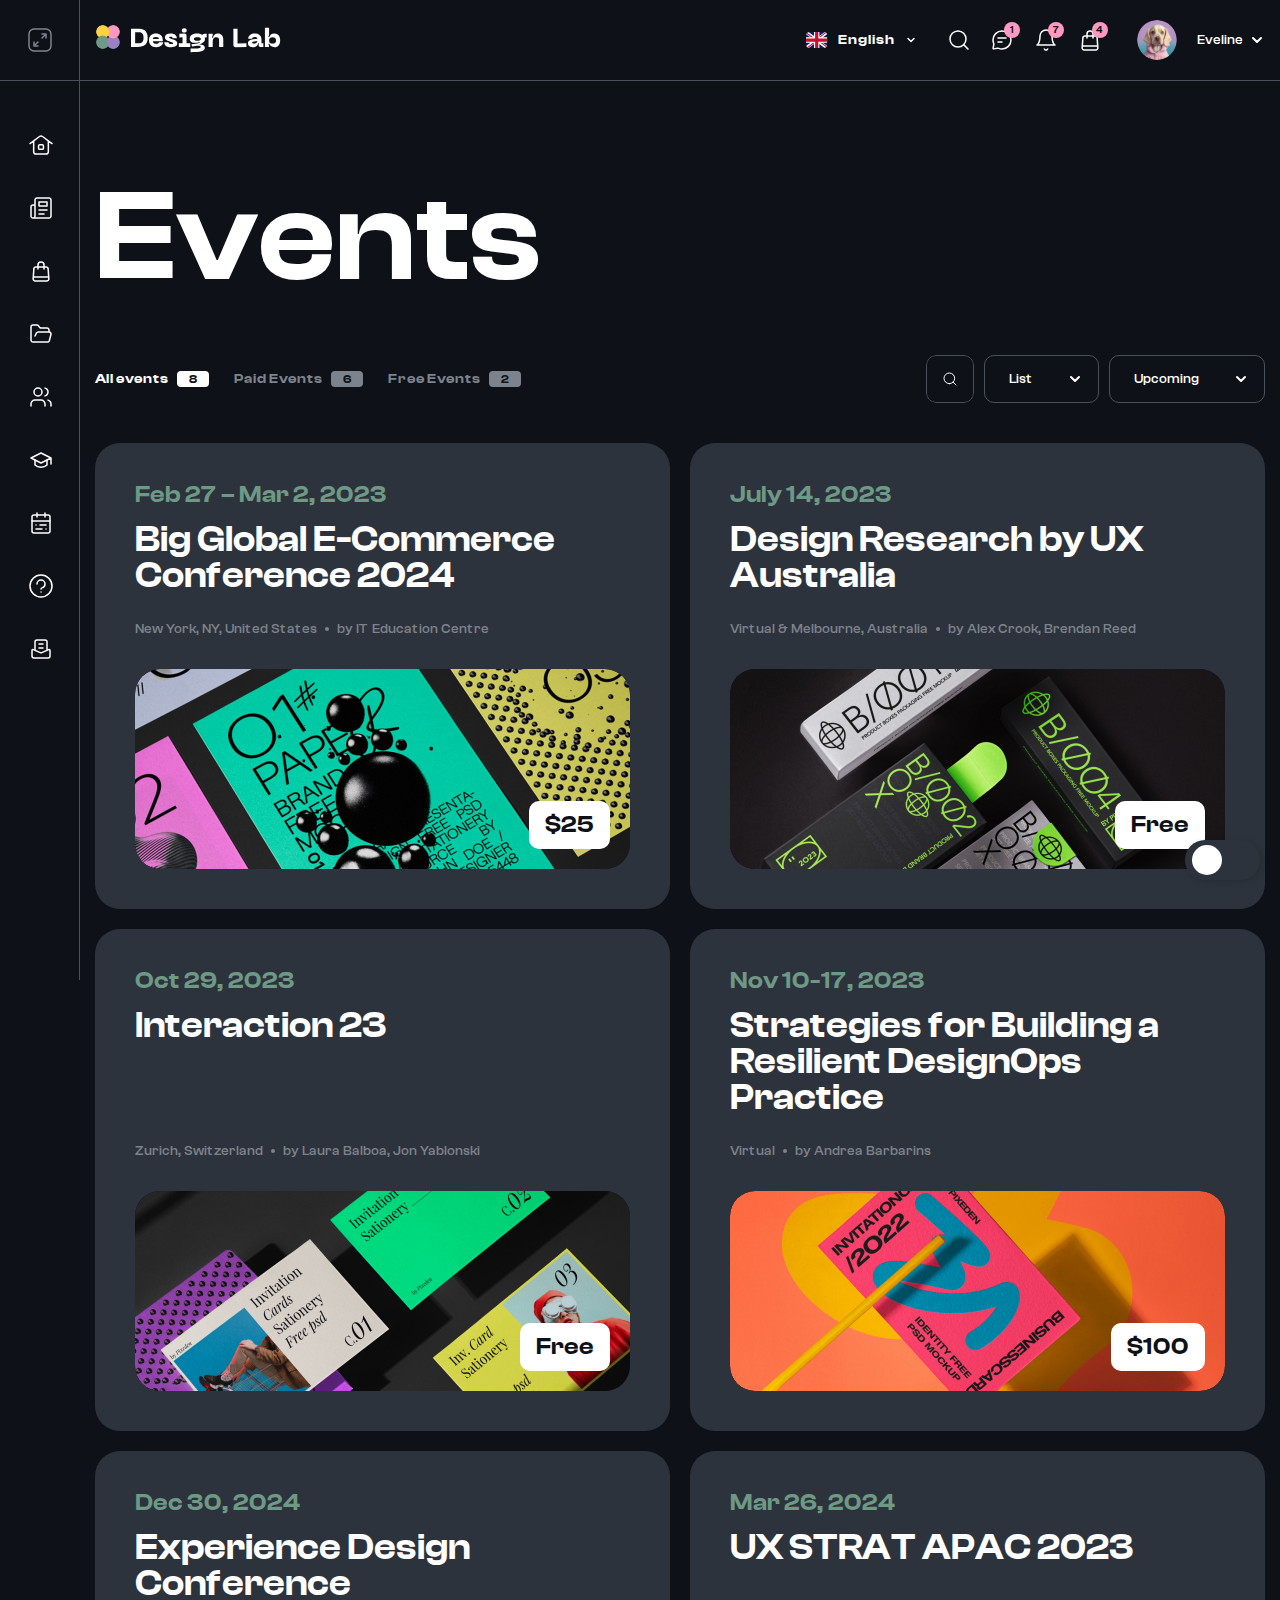
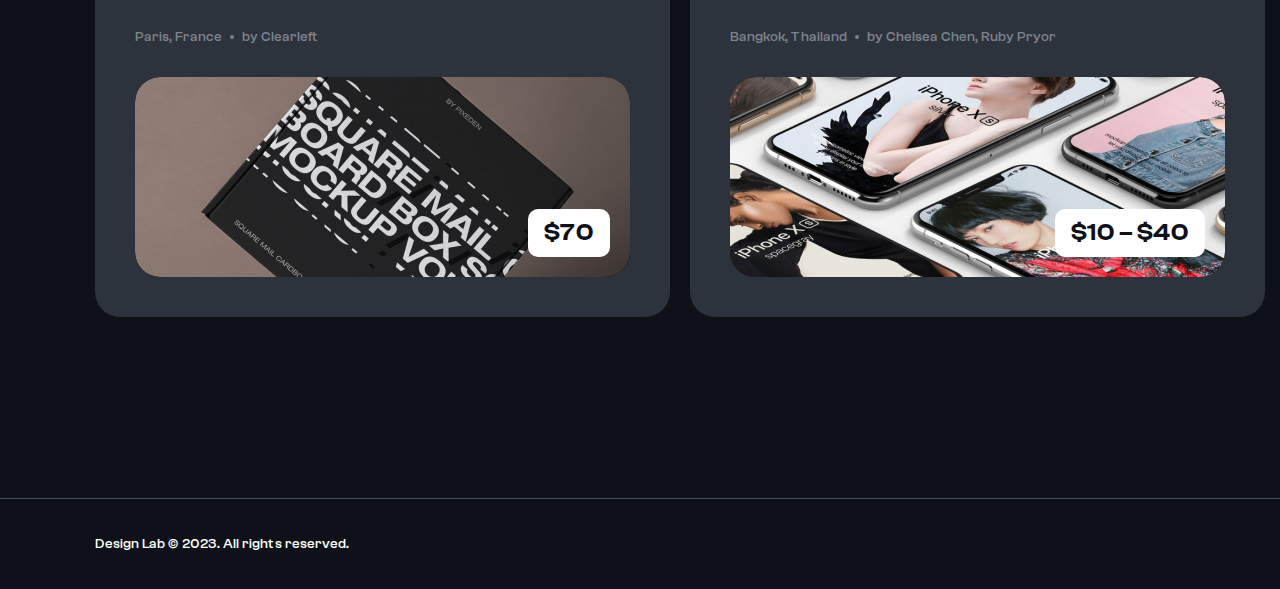
<file: events.html>
<!DOCTYPE html>
<html lang="en">

<head>
    <meta charset="UTF-8">
    <meta http-equiv="X-UA-Compatible" content="IE=edge">
    <meta name="viewport" content="width=device-width, initial-scale=1.0">
    <title>Design Lab</title>
    <link rel="stylesheet" href="css/swiper-bundle.min.css" />
    <link rel="stylesheet" href="css/fancybox.css" />
    <link rel="stylesheet" href="css/style.min.css">
</head>

<body >
    
    
       <div class="cursor"></div>
        <div class="cursor-follower"></div>
    
    

    <header class="header">
        <div class="container">
            <div class="header__inner">
               <a class="header__logo logo" href="#">
                    <img class="logo__img logo__rotate" src="images/logo-img.svg" alt="img">
                    <img class="logo__text" src="images/logo.svg" alt="img">
                </a>
                <div class="header__wrapper">
                    <div class="header__lang lang">
                        <div class="lang__top">
                            <svg width="22" height="16" viewBox="0 0 22 16" fill="none"
                                xmlns="http://www.w3.org/2000/svg">
                                <g clip-path="url(#clip0_206_19996)">
                                    <path d="M0 0H21.3333V16H0V0Z" fill="#012169" />
                                    <path
                                        d="M2.5 0L10.6333 6.03333L18.7333 0H21.3333V2.06667L13.3333 8.03333L21.3333 13.9667V16H18.6667L10.6667 10.0333L2.7 16H0V14L7.96667 8.06667L0 2.13333V0H2.5Z"
                                        fill="white" />
                                    <path
                                        d="M14.1333 9.36667L21.3333 14.6667V16L12.3 9.36667H14.1333ZM8 10.0333L8.2 11.2L1.8 16H0L8 10.0333ZM21.3333 0V0.1L13.0333 6.36667L13.1 4.9L19.6667 0H21.3333ZM0 0L7.96667 5.86667H5.96667L0 1.4V0Z"
                                        fill="#C8102E" />
                                    <path d="M8.03333 0V16H13.3667V0H8.03333ZM0 5.33333V10.6667H21.3333V5.33333H0Z"
                                        fill="white" />
                                    <path d="M0 6.43333V9.63333H21.3333V6.43333H0ZM9.1 0V16H12.3V0H9.1Z"
                                        fill="#C8102E" />
                                </g>
                                <defs>
                                    <clipPath id="clip0_206_19996">
                                        <rect width="21.3333" height="16" rx="4" fill="white" />
                                    </clipPath>
                                </defs>
                            </svg>
                            <span>
                                English
                            </span>
                            <svg width="12" height="12" viewBox="0 0 12 12" fill="none"
                                xmlns="http://www.w3.org/2000/svg">
                                <path d="M2.99997 4.5L5.99997 7.5L8.99997 4.5" stroke="white" stroke-width="1.5"
                                    stroke-linecap="round" stroke-linejoin="round" />
                            </svg>
                        </div>
                        <div class="lang__box lang-box">
                            <a class="lang-box__link" href="#">
                                <svg width="22" height="16" viewBox="0 0 22 16" fill="none"
                                    xmlns="http://www.w3.org/2000/svg">
                                    <g clip-path="url(#clip0_206_19996)">
                                        <path d="M0 0H21.3333V16H0V0Z" fill="#012169" />
                                        <path
                                            d="M2.5 0L10.6333 6.03333L18.7333 0H21.3333V2.06667L13.3333 8.03333L21.3333 13.9667V16H18.6667L10.6667 10.0333L2.7 16H0V14L7.96667 8.06667L0 2.13333V0H2.5Z"
                                            fill="white" />
                                        <path
                                            d="M14.1333 9.36667L21.3333 14.6667V16L12.3 9.36667H14.1333ZM8 10.0333L8.2 11.2L1.8 16H0L8 10.0333ZM21.3333 0V0.1L13.0333 6.36667L13.1 4.9L19.6667 0H21.3333ZM0 0L7.96667 5.86667H5.96667L0 1.4V0Z"
                                            fill="#C8102E" />
                                        <path d="M8.03333 0V16H13.3667V0H8.03333ZM0 5.33333V10.6667H21.3333V5.33333H0Z"
                                            fill="white" />
                                        <path d="M0 6.43333V9.63333H21.3333V6.43333H0ZM9.1 0V16H12.3V0H9.1Z"
                                            fill="#C8102E" />
                                    </g>
                                    <defs>
                                        <clipPath id="clip0_206_19996">
                                            <rect width="21.3333" height="16" rx="4" fill="white" />
                                        </clipPath>
                                    </defs>
                                </svg>
                                <span>
                                    English
                                </span>
                            </a>
                            <a class="lang-box__link" href="#">
                                <svg width="22" height="16" viewBox="0 0 22 16" fill="none"
                                    xmlns="http://www.w3.org/2000/svg">
                                    <g clip-path="url(#clip0_206_19999)">
                                        <path d="M0 10.6667H21.3333V16.0001H0V10.6667Z" fill="#FFCE00" />
                                        <path d="M0 0H21.3333V5.33333H0V0Z" fill="black" />
                                        <path d="M0 5.33325H21.3333V10.6666H0V5.33325Z" fill="#DD0000" />
                                    </g>
                                    <defs>
                                        <clipPath id="clip0_206_19999">
                                            <rect width="21.3333" height="16" rx="4" fill="white" />
                                        </clipPath>
                                    </defs>
                                </svg>
                                <span>
                                    Deutsch
                                </span>
                            </a>
                            <a class="lang-box__link" href="#">
                                <svg width="22" height="16" viewBox="0 0 22 16" fill="none"
                                    xmlns="http://www.w3.org/2000/svg">
                                    <g clip-path="url(#clip0_206_20002)">
                                        <path d="M0 0H21.3333V16H0V0Z" fill="#AA151B" />
                                        <path d="M0 4H21.3333V12H0V4Z" fill="#F1BF00" />
                                        <path
                                            d="M4.24318 7.10994L4.21651 7.1066L4.18318 7.07327L4.15985 7.05994L4.13985 7.03327C4.13985 7.03327 4.11651 6.9966 4.12651 6.9666C4.13651 6.9366 4.15651 6.9266 4.17318 6.9166C4.18946 6.90996 4.20617 6.90439 4.22318 6.89994L4.25651 6.8866L4.29985 6.8766L4.31651 6.8666C4.32318 6.8666 4.33985 6.8666 4.34985 6.85994L4.38318 6.85327L4.43651 6.8566H4.59651C4.60985 6.8566 4.63651 6.8666 4.64318 6.86994C4.66516 6.87839 4.6874 6.88617 4.70985 6.89327C4.72651 6.8966 4.76318 6.90327 4.78318 6.91327C4.79985 6.92327 4.81318 6.9366 4.81985 6.9466L4.83651 6.97994V7.0166L4.81985 7.04327L4.79985 7.0766L4.77318 7.0966C4.77318 7.0966 4.75651 7.11327 4.73985 7.10994C4.72651 7.10994 4.57985 7.08327 4.48651 7.08327C4.39318 7.08327 4.24318 7.11327 4.24318 7.11327"
                                            fill="#AD1519" />
                                        <path
                                            d="M4.24318 7.10994L4.21651 7.1066L4.18318 7.07327L4.15985 7.05994L4.13985 7.03327C4.13985 7.03327 4.11651 6.9966 4.12651 6.9666C4.13651 6.9366 4.15651 6.9266 4.17318 6.9166C4.18946 6.90996 4.20617 6.90439 4.22318 6.89994L4.25651 6.8866L4.29985 6.8766L4.31651 6.8666C4.32318 6.8666 4.33985 6.8666 4.34985 6.85994L4.38318 6.85327L4.43651 6.8566H4.59651C4.60985 6.8566 4.63651 6.8666 4.64318 6.86994C4.66516 6.87839 4.6874 6.88617 4.70985 6.89327C4.72651 6.8966 4.76318 6.90327 4.78318 6.91327C4.79985 6.92327 4.81318 6.9366 4.81985 6.9466L4.83651 6.97994V7.0166L4.81985 7.04327L4.79985 7.0766L4.77318 7.0966C4.77318 7.0966 4.75651 7.11327 4.73985 7.10994C4.72651 7.10994 4.57985 7.08327 4.48651 7.08327C4.39318 7.08327 4.24318 7.11327 4.24318 7.11327V7.10994Z"
                                            stroke="black" stroke-width="0.0375" stroke-linejoin="round" />
                                        <path
                                            d="M4.44336 6.89991C4.44336 6.85658 4.46336 6.82324 4.48669 6.82324C4.51336 6.82324 4.53336 6.85658 4.53336 6.90324C4.53336 6.94658 4.51336 6.98324 4.48669 6.98324C4.46003 6.98324 4.44336 6.94658 4.44336 6.89991Z"
                                            fill="#C8B100" />
                                        <path
                                            d="M4.44336 6.89991C4.44336 6.85658 4.46336 6.82324 4.48669 6.82324C4.51336 6.82324 4.53336 6.85658 4.53336 6.90324C4.53336 6.94658 4.51336 6.98324 4.48669 6.98324C4.46003 6.98324 4.44336 6.94658 4.44336 6.89991Z"
                                            stroke="black" stroke-width="0.0375" />
                                        <path
                                            d="M4.4668 6.90008C4.4668 6.86008 4.4768 6.83008 4.49013 6.83008C4.50013 6.83008 4.51013 6.86341 4.51013 6.90008C4.51013 6.94341 4.50013 6.97341 4.49013 6.97341C4.4768 6.97341 4.47013 6.94008 4.47013 6.90008"
                                            fill="#C8B100" />
                                        <path
                                            d="M4.4668 6.90008C4.4668 6.86008 4.4768 6.83008 4.49013 6.83008C4.50013 6.83008 4.51013 6.86341 4.51013 6.90008C4.51013 6.94341 4.50013 6.97341 4.49013 6.97341C4.4768 6.97341 4.47013 6.94008 4.47013 6.90008H4.4668Z"
                                            stroke="black" stroke-width="0.0375" />
                                        <path
                                            d="M4.45996 6.81671C4.45996 6.80337 4.47329 6.79004 4.48663 6.79004C4.49996 6.79004 4.51996 6.80337 4.51996 6.81671C4.51996 6.83337 4.50329 6.84671 4.48663 6.84671C4.46996 6.84671 4.45996 6.83337 4.45996 6.81671Z"
                                            fill="#C8B100" />
                                        <path
                                            d="M4.50988 6.80665V6.82665H4.46321V6.80665H4.47988V6.76665H4.45654V6.74665H4.47988V6.72998H4.49654V6.74665H4.51654V6.76665H4.49654V6.80665H4.50988Z"
                                            fill="#C8B100" />
                                        <path
                                            d="M4.50988 6.80665V6.82665H4.46321V6.80665H4.47988V6.76665H4.45654V6.74665H4.47988V6.72998H4.49654V6.74665H4.51654V6.76665H4.49654V6.80665H4.50988Z"
                                            stroke="black" stroke-width="0.0375" />
                                        <path
                                            d="M4.53011 6.80665V6.82665H4.44678V6.80665H4.48011V6.76665H4.45678V6.74665H4.48011V6.72998H4.49678V6.74665H4.51678V6.76665H4.49678V6.80665H4.53011Z"
                                            fill="#C8B100" />
                                        <path
                                            d="M4.53011 6.80665V6.82665H4.44678V6.80665H4.48011V6.76665H4.45678V6.74665H4.48011V6.72998H4.49678V6.74665H4.51678V6.76665H4.49678V6.80665H4.53011Z"
                                            stroke="black" stroke-width="0.0375" />
                                        <path
                                            d="M4.49654 6.79004C4.50988 6.79337 4.51654 6.80337 4.51654 6.81671C4.51654 6.83337 4.50321 6.84671 4.48988 6.84671C4.47654 6.84671 4.45654 6.83337 4.45654 6.81671C4.45654 6.80337 4.46654 6.79337 4.47988 6.79004"
                                            stroke="black" stroke-width="0.0375" />
                                        <path
                                            d="M4.49021 7.10673H4.33355V7.07006L4.32355 7.03006L4.31688 6.98006C4.27355 6.9234 4.23355 6.88673 4.22021 6.89673C4.22355 6.88673 4.22688 6.87673 4.23688 6.8734C4.27355 6.85006 4.35355 6.90673 4.41022 6.9934L4.42688 7.01673H4.55355L4.56688 6.9934C4.62688 6.9034 4.70355 6.85006 4.74021 6.8734C4.75021 6.87673 4.75355 6.88673 4.75688 6.89673C4.74355 6.88673 4.70355 6.9234 4.66022 6.98006L4.65355 7.03006L4.64688 7.07006L4.64355 7.10673H4.48688"
                                            fill="#C8B100" />
                                        <path
                                            d="M4.49021 7.10673H4.33355V7.07006L4.32355 7.03006L4.31688 6.98006C4.27355 6.9234 4.23355 6.88673 4.22021 6.89673C4.22355 6.88673 4.22688 6.87673 4.23688 6.8734C4.27355 6.85006 4.35355 6.90673 4.41022 6.9934L4.42688 7.01673H4.55355L4.56688 6.9934C4.62688 6.9034 4.70355 6.85006 4.74021 6.8734C4.75021 6.87673 4.75355 6.88673 4.75688 6.89673C4.74355 6.88673 4.70355 6.9234 4.66022 6.98006L4.65355 7.03006L4.64688 7.07006L4.64355 7.10673H4.48688H4.49021Z"
                                            stroke="black" stroke-width="0.0375" />
                                        <path
                                            d="M4.22656 6.89343C4.2599 6.87676 4.32656 6.93009 4.3799 7.01343M4.74656 6.89343C4.7199 6.87676 4.65323 6.93009 4.59656 7.01343"
                                            stroke="black" stroke-width="0.0375" />
                                        <path
                                            d="M4.25983 7.17655L4.24316 7.14322C4.40343 7.09842 4.5729 7.09842 4.73316 7.14322L4.7165 7.16989C4.7125 7.17851 4.70916 7.18743 4.7065 7.19655C4.63485 7.17701 4.56074 7.16803 4.4865 7.16989C4.39983 7.16989 4.31316 7.17989 4.26983 7.19655L4.25983 7.17655Z"
                                            fill="#C8B100" />
                                        <path
                                            d="M4.25983 7.17655L4.24316 7.14322C4.40343 7.09842 4.5729 7.09842 4.73316 7.14322L4.7165 7.16989C4.7125 7.17851 4.70916 7.18743 4.7065 7.19655C4.63485 7.17701 4.56074 7.16803 4.4865 7.16989C4.39983 7.16989 4.31316 7.17989 4.26983 7.19655L4.25983 7.17655Z"
                                            stroke="black" stroke-width="0.0375" />
                                        <path
                                            d="M4.48643 7.25659C4.56643 7.25659 4.6531 7.24326 4.6831 7.23659C4.7031 7.22992 4.71643 7.21992 4.71643 7.20992C4.71643 7.20326 4.70977 7.19992 4.7031 7.19659C4.65643 7.17992 4.56977 7.16992 4.48643 7.16992C4.4031 7.16992 4.31977 7.17992 4.2731 7.19659C4.26643 7.19659 4.2631 7.20325 4.25977 7.20659C4.25977 7.21992 4.26977 7.22992 4.2931 7.23659C4.32643 7.24326 4.40977 7.25659 4.48643 7.25659Z"
                                            fill="#C8B100" />
                                        <path
                                            d="M4.48643 7.25659C4.56643 7.25659 4.6531 7.24326 4.6831 7.23659C4.7031 7.22992 4.71643 7.21992 4.71643 7.20992C4.71643 7.20326 4.70977 7.19992 4.7031 7.19659C4.65643 7.17992 4.56977 7.16992 4.48643 7.16992C4.4031 7.16992 4.31977 7.17992 4.2731 7.19659C4.26643 7.19659 4.2631 7.20325 4.25977 7.20659C4.25977 7.21992 4.26977 7.22992 4.2931 7.23659C4.32643 7.24326 4.40977 7.25659 4.48643 7.25659Z"
                                            stroke="black" stroke-width="0.0375" />
                                        <path
                                            d="M4.7369 7.10656L4.72023 7.08989C4.72023 7.08989 4.70023 7.09989 4.6769 7.09656C4.6569 7.09656 4.6469 7.06322 4.6469 7.06322C4.6469 7.06322 4.62357 7.08656 4.60357 7.08656C4.58023 7.08656 4.57023 7.06656 4.57023 7.06656C4.57023 7.06656 4.5469 7.08322 4.5269 7.07989C4.5069 7.07989 4.4869 7.05322 4.4869 7.05322C4.4869 7.05322 4.4669 7.07989 4.4469 7.07989C4.4269 7.08322 4.41357 7.06322 4.41357 7.06322C4.41357 7.06322 4.40023 7.08322 4.3769 7.08656C4.35357 7.08989 4.33023 7.06656 4.33023 7.06656C4.33023 7.06656 4.31357 7.08989 4.2969 7.09989C4.28023 7.09989 4.2569 7.08656 4.2569 7.08656L4.25023 7.10322L4.24023 7.10656L4.2469 7.12322C4.32519 7.10247 4.40592 7.09238 4.4869 7.09322C4.5869 7.09322 4.67023 7.10656 4.73357 7.12656L4.74023 7.10656"
                                            fill="#C8B100" />
                                        <path
                                            d="M4.7369 7.10656L4.72023 7.08989C4.72023 7.08989 4.70023 7.09989 4.6769 7.09656C4.6569 7.09656 4.6469 7.06322 4.6469 7.06322C4.6469 7.06322 4.62357 7.08656 4.60357 7.08656C4.58023 7.08656 4.57023 7.06656 4.57023 7.06656C4.57023 7.06656 4.5469 7.08322 4.5269 7.07989C4.5069 7.07989 4.4869 7.05322 4.4869 7.05322C4.4869 7.05322 4.4669 7.07989 4.4469 7.07989C4.4269 7.08322 4.41357 7.06322 4.41357 7.06322C4.41357 7.06322 4.40023 7.08322 4.3769 7.08656C4.35357 7.08989 4.33023 7.06656 4.33023 7.06656C4.33023 7.06656 4.31357 7.08989 4.2969 7.09989C4.28023 7.09989 4.2569 7.08656 4.2569 7.08656L4.25023 7.10322L4.24023 7.10656L4.2469 7.12322C4.32519 7.10247 4.40592 7.09238 4.4869 7.09322C4.5869 7.09322 4.67023 7.10656 4.73357 7.12656L4.74023 7.10656H4.7369Z"
                                            stroke="black" stroke-width="0.0375" />
                                        <path
                                            d="M4.49009 7.02344H4.49676C4.49586 7.02784 4.49586 7.03237 4.49676 7.03677C4.49676 7.05677 4.51009 7.0701 4.53009 7.0701C4.53744 7.07044 4.5447 7.06833 4.55073 7.06411C4.55676 7.05989 4.56122 7.05379 4.56342 7.04677L4.57009 7.03677V7.0501C4.57342 7.06677 4.59009 7.07677 4.60676 7.07677C4.62676 7.07677 4.64009 7.06344 4.64009 7.04344V7.0401L4.65342 7.02677L4.66009 7.04344C4.65796 7.04756 4.65682 7.05213 4.65676 7.05677C4.65676 7.06561 4.66027 7.07409 4.66652 7.08034C4.67277 7.08659 4.68125 7.0901 4.69009 7.0901C4.70342 7.0901 4.71342 7.08344 4.72009 7.07344L4.72676 7.06677V7.07677C4.72676 7.08677 4.73009 7.09677 4.74009 7.1001C4.74009 7.1001 4.75342 7.1001 4.77342 7.08677L4.79676 7.06344V7.07677C4.79676 7.07677 4.78009 7.10344 4.76342 7.1101C4.75676 7.11677 4.74676 7.12344 4.73676 7.1201C4.72676 7.1201 4.71676 7.1101 4.71342 7.1001C4.70676 7.10677 4.70009 7.10677 4.69009 7.10677C4.67009 7.10677 4.65009 7.09677 4.64342 7.0801C4.63342 7.0901 4.62009 7.09677 4.60676 7.09677C4.59904 7.09653 4.59147 7.09462 4.58456 7.09117C4.57765 7.08771 4.57158 7.0828 4.56676 7.07677C4.55752 7.08493 4.54574 7.08965 4.53342 7.0901C4.52514 7.09036 4.51692 7.08869 4.5094 7.08522C4.50187 7.08175 4.49526 7.07657 4.49009 7.0701C4.48558 7.07622 4.47981 7.0813 4.47317 7.08501C4.46653 7.08871 4.45918 7.09096 4.4516 7.09159C4.44403 7.09222 4.4364 7.09123 4.42924 7.08867C4.42209 7.08611 4.41555 7.08206 4.41009 7.07677C4.40527 7.0828 4.39919 7.08771 4.39229 7.09117C4.38538 7.09462 4.37781 7.09653 4.37009 7.09677C4.36316 7.09669 4.35632 7.09516 4.35001 7.09229C4.34369 7.08942 4.33805 7.08527 4.33342 7.0801C4.32676 7.09677 4.30676 7.10677 4.28676 7.10677C4.28009 7.10677 4.27009 7.10677 4.26342 7.1001C4.26009 7.1101 4.25009 7.1201 4.24009 7.1201C4.23009 7.1201 4.22009 7.1201 4.21009 7.11344L4.17676 7.0801L4.18009 7.06344L4.20676 7.08677C4.22342 7.1001 4.23676 7.1001 4.23676 7.1001C4.24676 7.1001 4.25009 7.08677 4.25009 7.07677V7.06677L4.25676 7.07344C4.26342 7.08344 4.27342 7.0901 4.28676 7.0901C4.2956 7.0901 4.30408 7.08659 4.31033 7.08034C4.31658 7.07409 4.32009 7.06561 4.32009 7.05677C4.32109 7.05238 4.32109 7.04783 4.32009 7.04344V7.02677L4.33342 7.0401C4.33334 7.04121 4.33334 7.04233 4.33342 7.04344C4.33342 7.06344 4.35009 7.07677 4.36676 7.07677C4.38676 7.07677 4.40009 7.06677 4.40342 7.04677V7.03677L4.41009 7.04677C4.41676 7.0601 4.43009 7.0701 4.44342 7.0701C4.46676 7.0701 4.48009 7.05677 4.48009 7.03677C4.48059 7.03346 4.48059 7.03009 4.48009 7.02677H4.49009"
                                            fill="#C8B100" />
                                        <path
                                            d="M4.49009 7.02344H4.49676C4.49586 7.02784 4.49586 7.03237 4.49676 7.03677C4.49676 7.05677 4.51009 7.0701 4.53009 7.0701C4.53744 7.07044 4.5447 7.06833 4.55073 7.06411C4.55676 7.05989 4.56122 7.05379 4.56342 7.04677L4.57009 7.03677V7.0501C4.57342 7.06677 4.59009 7.07677 4.60676 7.07677C4.62676 7.07677 4.64009 7.06344 4.64009 7.04344V7.0401L4.65342 7.02677L4.66009 7.04344C4.65796 7.04756 4.65682 7.05213 4.65676 7.05677C4.65676 7.06561 4.66027 7.07409 4.66652 7.08034C4.67277 7.08659 4.68125 7.0901 4.69009 7.0901C4.70342 7.0901 4.71342 7.08344 4.72009 7.07344L4.72676 7.06677V7.07677C4.72676 7.08677 4.73009 7.09677 4.74009 7.1001C4.74009 7.1001 4.75342 7.1001 4.77342 7.08677L4.79676 7.06344V7.07677C4.79676 7.07677 4.78009 7.10344 4.76342 7.1101C4.75676 7.11677 4.74676 7.12344 4.73676 7.1201C4.72676 7.1201 4.71676 7.1101 4.71342 7.1001C4.70676 7.10677 4.70009 7.10677 4.69009 7.10677C4.67009 7.10677 4.65009 7.09677 4.64342 7.0801C4.63342 7.0901 4.62009 7.09677 4.60676 7.09677C4.59904 7.09653 4.59147 7.09462 4.58456 7.09117C4.57765 7.08771 4.57158 7.0828 4.56676 7.07677C4.55752 7.08493 4.54574 7.08965 4.53342 7.0901C4.52514 7.09036 4.51692 7.08869 4.5094 7.08522C4.50187 7.08175 4.49526 7.07657 4.49009 7.0701C4.48558 7.07622 4.47981 7.0813 4.47317 7.08501C4.46653 7.08871 4.45918 7.09096 4.4516 7.09159C4.44403 7.09222 4.4364 7.09123 4.42925 7.08867C4.42209 7.08611 4.41555 7.08206 4.41009 7.07677C4.40527 7.0828 4.39919 7.08771 4.39229 7.09117C4.38538 7.09462 4.37781 7.09653 4.37009 7.09677C4.36316 7.09669 4.35632 7.09516 4.35001 7.09229C4.34369 7.08942 4.33805 7.08527 4.33342 7.0801C4.32676 7.09677 4.30676 7.10677 4.28676 7.10677C4.28009 7.10677 4.27009 7.10677 4.26342 7.1001C4.26009 7.1101 4.25009 7.1201 4.24009 7.1201C4.23009 7.1201 4.22009 7.1201 4.21009 7.11344L4.17676 7.0801L4.18009 7.06344L4.20676 7.08677C4.22342 7.1001 4.23676 7.1001 4.23676 7.1001C4.24676 7.1001 4.25009 7.08677 4.25009 7.07677V7.06677L4.25676 7.07344C4.26342 7.08344 4.27342 7.0901 4.28676 7.0901C4.2956 7.0901 4.30408 7.08659 4.31033 7.08034C4.31658 7.07409 4.32009 7.06561 4.32009 7.05677C4.32109 7.05238 4.32109 7.04783 4.32009 7.04344V7.02677L4.33342 7.0401C4.33334 7.04121 4.33334 7.04233 4.33342 7.04344C4.33342 7.06344 4.35009 7.07677 4.36676 7.07677C4.38676 7.07677 4.40009 7.06677 4.40342 7.04677V7.03677L4.41009 7.04677C4.41676 7.0601 4.43009 7.0701 4.44342 7.0701C4.46676 7.0701 4.48009 7.05677 4.48009 7.03677C4.48059 7.03346 4.48059 7.03009 4.48009 7.02677H4.49009V7.02344Z"
                                            stroke="black" stroke-width="0.0375" />
                                        <path
                                            d="M4.48673 7.10996C4.39007 7.10996 4.3034 7.12329 4.2434 7.14329L4.2334 7.13662L4.23673 7.12662C4.31809 7.10383 4.40225 7.09261 4.48673 7.09329C4.58673 7.09329 4.67673 7.10662 4.74007 7.12662C4.74007 7.12662 4.74673 7.13329 4.7434 7.13662L4.7334 7.14329C4.65309 7.12093 4.57009 7.10972 4.48673 7.10996Z"
                                            fill="#C8B100" />
                                        <path
                                            d="M4.48673 7.10996C4.39007 7.10996 4.3034 7.12329 4.2434 7.14329L4.2334 7.13662L4.23673 7.12662C4.31809 7.10383 4.40225 7.09261 4.48673 7.09329C4.58673 7.09329 4.67673 7.10662 4.74007 7.12662C4.74007 7.12662 4.74673 7.13329 4.7434 7.13662L4.7334 7.14329C4.65309 7.12093 4.57009 7.10972 4.48673 7.10996Z"
                                            stroke="black" stroke-width="0.0375" stroke-linejoin="round" />
                                        <path
                                            d="M4.39356 7.14663C4.39356 7.13663 4.40023 7.1333 4.41023 7.1333C4.41376 7.1333 4.41716 7.13471 4.41966 7.13721C4.42216 7.13971 4.42356 7.1431 4.42356 7.14663C4.42356 7.1533 4.41689 7.15997 4.41023 7.15997C4.40822 7.16049 4.40612 7.16053 4.4041 7.1601C4.40207 7.15966 4.40018 7.15876 4.39856 7.15747C4.39694 7.15618 4.39565 7.15452 4.39478 7.15264C4.39391 7.15076 4.3935 7.1487 4.39356 7.14663Z"
                                            fill="white" />
                                        <path
                                            d="M4.39356 7.14663C4.39356 7.13663 4.40023 7.1333 4.41023 7.1333C4.41376 7.1333 4.41716 7.13471 4.41966 7.13721C4.42216 7.13971 4.42356 7.1431 4.42356 7.14663C4.42356 7.1533 4.41689 7.15997 4.41023 7.15997C4.40822 7.16049 4.40612 7.16053 4.4041 7.1601C4.40207 7.15966 4.40018 7.15876 4.39856 7.15747C4.39694 7.15618 4.39565 7.15452 4.39478 7.15264C4.39391 7.15076 4.3935 7.1487 4.39356 7.14663Z"
                                            stroke="black" stroke-width="0.0375" />
                                        <path
                                            d="M4.49011 7.14988H4.45678C4.45344 7.14988 4.44678 7.14988 4.44678 7.13988L4.45678 7.12988H4.52344C4.52549 7.1306 4.52725 7.13197 4.52845 7.13377C4.52965 7.13557 4.53023 7.13772 4.53011 7.13988C4.53011 7.14254 4.52906 7.14508 4.52718 7.14695C4.52531 7.14883 4.52276 7.14988 4.52011 7.14988H4.48678"
                                            fill="#AD1519" />
                                        <path
                                            d="M4.49011 7.14988H4.45678C4.45344 7.14988 4.44678 7.14988 4.44678 7.13988L4.45678 7.12988H4.52344C4.52549 7.1306 4.52725 7.13197 4.52845 7.13377C4.52965 7.13557 4.53023 7.13772 4.53011 7.13988C4.53011 7.14254 4.52906 7.14508 4.52718 7.14695C4.52531 7.14883 4.52276 7.14988 4.52011 7.14988H4.48678"
                                            stroke="black" stroke-width="0.0375" />
                                        <path
                                            d="M4.33315 7.16323H4.30982C4.30649 7.16323 4.29982 7.16323 4.29982 7.15656C4.2997 7.1544 4.30028 7.15225 4.30148 7.15045C4.30269 7.14864 4.30444 7.14728 4.30649 7.14656L4.32982 7.14323L4.35315 7.13989C4.35982 7.13989 4.36315 7.13989 4.36649 7.14656C4.36704 7.14811 4.3672 7.14978 4.36695 7.15141C4.3667 7.15304 4.36606 7.15459 4.36507 7.15591C4.36408 7.15723 4.36277 7.15828 4.36128 7.15898C4.35978 7.15967 4.35813 7.15999 4.35649 7.15989H4.33315"
                                            fill="#058E6E" />
                                        <path
                                            d="M4.33315 7.16323H4.30982C4.30649 7.16323 4.29982 7.16323 4.29982 7.15656C4.2997 7.1544 4.30028 7.15225 4.30148 7.15045C4.30269 7.14864 4.30444 7.14728 4.30649 7.14656L4.32982 7.14323L4.35315 7.13989C4.35982 7.13989 4.36315 7.13989 4.36649 7.14656C4.36704 7.14811 4.3672 7.14978 4.36695 7.15141C4.3667 7.15304 4.36606 7.15459 4.36507 7.15591C4.36408 7.15723 4.36277 7.15828 4.36128 7.15898C4.35978 7.15967 4.35813 7.15999 4.35649 7.15989H4.33315"
                                            stroke="black" stroke-width="0.0375" />
                                        <path
                                            d="M4.24316 7.17666L4.25316 7.16333H4.2765L4.26316 7.18333L4.24316 7.17666Z"
                                            fill="#AD1519" />
                                        <path
                                            d="M4.24316 7.17666L4.25316 7.16333H4.2765L4.26316 7.18333L4.24316 7.17666Z"
                                            stroke="black" stroke-width="0.0375" />
                                        <path
                                            d="M4.55322 7.14657C4.55322 7.13657 4.55989 7.13324 4.56656 7.13324C4.56856 7.13272 4.57066 7.13267 4.57269 7.13311C4.57471 7.13354 4.57661 7.13444 4.57823 7.13573C4.57984 7.13703 4.58114 7.13868 4.582 7.14056C4.58287 7.14244 4.58329 7.1445 4.58322 7.14657C4.58329 7.14864 4.58287 7.1507 4.582 7.15258C4.58114 7.15446 4.57984 7.15611 4.57823 7.15741C4.57661 7.1587 4.57471 7.1596 4.57269 7.16003C4.57066 7.16047 4.56856 7.16042 4.56656 7.1599C4.56302 7.1599 4.55963 7.1585 4.55713 7.156C4.55463 7.1535 4.55322 7.15011 4.55322 7.14657Z"
                                            fill="white" />
                                        <path
                                            d="M4.55322 7.14657C4.55322 7.13657 4.55989 7.13324 4.56656 7.13324C4.56856 7.13272 4.57066 7.13267 4.57269 7.13311C4.57471 7.13354 4.57661 7.13444 4.57823 7.13573C4.57984 7.13703 4.58114 7.13868 4.582 7.14056C4.58287 7.14244 4.58329 7.1445 4.58322 7.14657C4.58329 7.14864 4.58287 7.1507 4.582 7.15258C4.58114 7.15446 4.57984 7.15611 4.57823 7.15741C4.57661 7.1587 4.57471 7.1596 4.57269 7.16003C4.57066 7.16047 4.56856 7.16042 4.56656 7.1599C4.56302 7.1599 4.55963 7.1585 4.55713 7.156C4.55463 7.1535 4.55322 7.15011 4.55322 7.14657Z"
                                            stroke="black" stroke-width="0.0375" />
                                        <path
                                            d="M4.6432 7.16323H4.6632C4.6645 7.16374 4.66591 7.16398 4.66731 7.16392C4.66872 7.16386 4.6701 7.1635 4.67135 7.16287C4.67261 7.16225 4.67372 7.16136 4.67462 7.16027C4.67551 7.15918 4.67616 7.15792 4.67653 7.15656C4.67653 7.15525 4.67627 7.15395 4.67577 7.15273C4.67527 7.15152 4.67453 7.15042 4.6736 7.14949C4.67267 7.14856 4.67157 7.14782 4.67036 7.14732C4.66914 7.14682 4.66784 7.14656 4.66653 7.14656L4.64653 7.14323L4.6232 7.13989C4.61653 7.13989 4.6132 7.13989 4.60986 7.14656C4.60986 7.15323 4.6132 7.15656 4.61986 7.15989H4.6432"
                                            fill="#058E6E" />
                                        <path
                                            d="M4.6432 7.16323H4.6632C4.6645 7.16374 4.66591 7.16398 4.66731 7.16392C4.66872 7.16386 4.6701 7.1635 4.67135 7.16287C4.67261 7.16225 4.67372 7.16136 4.67462 7.16027C4.67551 7.15918 4.67616 7.15792 4.67653 7.15656C4.67653 7.15525 4.67627 7.15395 4.67577 7.15273C4.67527 7.15152 4.67453 7.15042 4.6736 7.14949C4.67267 7.14856 4.67157 7.14782 4.67036 7.14732C4.66914 7.14682 4.66784 7.14656 4.66653 7.14656L4.64653 7.14323L4.6232 7.13989C4.61653 7.13989 4.6132 7.13989 4.60986 7.14656C4.60986 7.15323 4.6132 7.15656 4.61986 7.15989H4.6432"
                                            stroke="black" stroke-width="0.0375" />
                                        <path d="M4.73353 7.18L4.72353 7.16333H4.7002L4.7102 7.18333L4.7302 7.18"
                                            fill="#AD1519" />
                                        <path d="M4.73353 7.18L4.72353 7.16333H4.7002L4.7102 7.18333L4.7302 7.18"
                                            stroke="black" stroke-width="0.0375" />
                                        <path
                                            d="M4.48662 7.23665C4.41939 7.23808 4.35224 7.23136 4.28662 7.21665C4.41912 7.18429 4.55746 7.18429 4.68995 7.21665C4.63662 7.22999 4.56662 7.23665 4.48995 7.23665"
                                            fill="#AD1519" />
                                        <path
                                            d="M4.48662 7.23665C4.41939 7.23808 4.35224 7.23136 4.28662 7.21665C4.41912 7.18429 4.55746 7.18429 4.68995 7.21665C4.63662 7.22999 4.56662 7.23665 4.48995 7.23665H4.48662Z"
                                            stroke="black" stroke-width="0.0375" stroke-linejoin="round" />
                                        <path
                                            d="M4.73346 7.06664L4.73013 7.05664C4.72346 7.05664 4.72013 7.05664 4.7168 7.06331C4.7168 7.06997 4.7168 7.07664 4.72346 7.07664C4.72346 7.07664 4.73013 7.07664 4.73346 7.06664Z"
                                            fill="#C8B100" />
                                        <path
                                            d="M4.73346 7.06664L4.73013 7.05664C4.72346 7.05664 4.72013 7.05664 4.7168 7.06331C4.7168 7.06997 4.7168 7.07664 4.72346 7.07664C4.72346 7.07664 4.73013 7.07664 4.73346 7.06664Z"
                                            stroke="black" stroke-width="0.0375" />
                                        <path
                                            d="M4.57681 7.03994C4.57681 7.03328 4.57681 7.02661 4.57014 7.02661C4.57014 7.02661 4.56348 7.02994 4.56348 7.03661C4.56348 7.04328 4.56348 7.04994 4.57014 7.04994L4.58014 7.03994"
                                            fill="#C8B100" />
                                        <path
                                            d="M4.57681 7.03994C4.57681 7.03328 4.57681 7.02661 4.57014 7.02661C4.57014 7.02661 4.56348 7.02994 4.56348 7.03661C4.56348 7.04328 4.56348 7.04994 4.57014 7.04994L4.58014 7.03994H4.57681Z"
                                            stroke="black" stroke-width="0.0375" />
                                        <path
                                            d="M4.3999 7.03994L4.40324 7.02661C4.4099 7.02661 4.41324 7.02994 4.41324 7.03661C4.41324 7.04328 4.41324 7.04994 4.40657 7.04994L4.3999 7.03994Z"
                                            fill="#C8B100" />
                                        <path
                                            d="M4.3999 7.03994L4.40324 7.02661C4.4099 7.02661 4.41324 7.02994 4.41324 7.03661C4.41324 7.04328 4.41324 7.04994 4.40657 7.04994L4.3999 7.03994Z"
                                            stroke="black" stroke-width="0.0375" />
                                        <path
                                            d="M4.24316 7.06664L4.2465 7.05664C4.25316 7.05664 4.2565 7.05664 4.25983 7.06331C4.25983 7.06997 4.25983 7.07664 4.25316 7.07664C4.25316 7.07664 4.2465 7.07664 4.24316 7.06664Z"
                                            fill="#C8B100" />
                                        <path
                                            d="M4.24316 7.06664L4.2465 7.05664C4.25316 7.05664 4.2565 7.05664 4.25983 7.06331C4.25983 7.06997 4.25983 7.07664 4.25316 7.07664C4.25316 7.07664 4.2465 7.07664 4.24316 7.06664Z"
                                            stroke="black" stroke-width="0.0375" />
                                        <path
                                            d="M4.48663 6.94995L4.45996 6.96662L4.47996 7.00995L4.48663 7.01328L4.49329 7.00995L4.51663 6.96662L4.48663 6.94995Z"
                                            fill="#C8B100" />
                                        <path
                                            d="M4.48663 6.94995L4.45996 6.96662L4.47996 7.00995L4.48663 7.01328L4.49329 7.00995L4.51663 6.96662L4.48663 6.94995Z"
                                            stroke="black" stroke-width="0.0375" />
                                        <path
                                            d="M4.42676 7.01658L4.44009 7.03325L4.48342 7.01992L4.48676 7.01325L4.48342 7.00658L4.44009 6.99658L4.42676 7.01658Z"
                                            fill="#C8B100" />
                                        <path
                                            d="M4.42676 7.01658L4.44009 7.03325L4.48342 7.01992L4.48676 7.01325L4.48342 7.00658L4.44009 6.99658L4.42676 7.01658Z"
                                            stroke="black" stroke-width="0.0375" />
                                        <path
                                            d="M4.54682 7.01658L4.53682 7.03325L4.49348 7.01992L4.48682 7.01325L4.49348 7.00658L4.53682 6.99658L4.54682 7.01658Z"
                                            fill="#C8B100" />
                                        <path
                                            d="M4.54682 7.01658L4.53682 7.03325L4.49348 7.01992L4.48682 7.01325L4.49348 7.00658L4.53682 6.99658L4.54682 7.01658Z"
                                            stroke="black" stroke-width="0.0375" />
                                        <path
                                            d="M4.30995 6.96655L4.28662 6.98989L4.31662 7.02322L4.32329 7.02655L4.32662 7.02322L4.33662 6.97989L4.30995 6.96989"
                                            fill="#C8B100" />
                                        <path
                                            d="M4.30995 6.96655L4.28662 6.98989L4.31662 7.02322L4.32329 7.02655L4.32662 7.02322L4.33662 6.97989L4.30995 6.96989"
                                            stroke="black" stroke-width="0.0375" />
                                        <path
                                            d="M4.26652 7.04002L4.27985 7.05669L4.31985 7.03669V7.03002L4.31652 7.02335L4.27318 7.02002L4.26318 7.04002"
                                            fill="#C8B100" />
                                        <path
                                            d="M4.26652 7.04002L4.27985 7.05669L4.31985 7.03669V7.03002L4.31652 7.02335L4.27318 7.02002L4.26318 7.04002"
                                            stroke="black" stroke-width="0.0375" />
                                        <path
                                            d="M4.38333 7.01667L4.37333 7.03667H4.33333L4.32666 7.03L4.32999 7.02L4.36999 7L4.38666 7.01667"
                                            fill="#C8B100" />
                                        <path
                                            d="M4.38333 7.01667L4.37333 7.03667H4.33333L4.32666 7.03L4.32999 7.02L4.36999 7L4.38666 7.01667"
                                            stroke="black" stroke-width="0.0375" />
                                        <path
                                            d="M4.21984 7.04678V7.06678L4.17317 7.07345L4.1665 7.07011V7.06345L4.19984 7.03345L4.21984 7.04678Z"
                                            fill="#C8B100" />
                                        <path
                                            d="M4.21984 7.04678V7.06678L4.17317 7.07345L4.1665 7.07011V7.06345L4.19984 7.03345L4.21984 7.04678Z"
                                            stroke="black" stroke-width="0.0375" />
                                        <path
                                            d="M4.30664 7.03009C4.30664 7.02009 4.31331 7.01343 4.32331 7.01343C4.33331 7.01343 4.33997 7.02009 4.33997 7.03009C4.33919 7.03392 4.3371 7.03734 4.33406 7.03978C4.33101 7.04222 4.32721 7.04351 4.32331 7.04343C4.31941 7.04351 4.31561 7.04222 4.31256 7.03978C4.30951 7.03734 4.30742 7.03392 4.30664 7.03009Z"
                                            fill="#C8B100" />
                                        <path
                                            d="M4.30664 7.03009C4.30664 7.02009 4.31331 7.01343 4.32331 7.01343C4.33331 7.01343 4.33997 7.02009 4.33997 7.03009C4.33919 7.03392 4.3371 7.03734 4.33406 7.03978C4.33101 7.04222 4.32721 7.04351 4.32331 7.04343C4.31941 7.04351 4.31561 7.04222 4.31256 7.03978C4.30951 7.03734 4.30742 7.03392 4.30664 7.03009Z"
                                            stroke="black" stroke-width="0.0375" />
                                        <path
                                            d="M4.6668 6.96655L4.69014 6.98989L4.66014 7.02322L4.65347 7.02655L4.65014 7.02322L4.64014 6.97989L4.6668 6.96989"
                                            fill="#C8B100" />
                                        <path
                                            d="M4.6668 6.96655L4.69014 6.98989L4.66014 7.02322L4.65347 7.02655L4.65014 7.02322L4.64014 6.97989L4.6668 6.96989"
                                            stroke="black" stroke-width="0.0375" />
                                        <path
                                            d="M4.7134 7.04002L4.69674 7.05669L4.65674 7.03669V7.03002L4.66007 7.02335L4.70341 7.02002L4.7134 7.04002Z"
                                            fill="#C8B100" />
                                        <path
                                            d="M4.7134 7.04002L4.69674 7.05669L4.65674 7.03669V7.03002L4.66007 7.02335L4.70341 7.02002L4.7134 7.04002Z"
                                            stroke="black" stroke-width="0.0375" />
                                        <path
                                            d="M4.59326 7.01667L4.60326 7.03667H4.64659L4.65326 7.03L4.64993 7.02L4.60993 7L4.59326 7.01667Z"
                                            fill="#C8B100" />
                                        <path
                                            d="M4.59326 7.01667L4.60326 7.03667H4.64659L4.65326 7.03L4.64993 7.02L4.60993 7L4.59326 7.01667Z"
                                            stroke="black" stroke-width="0.0375" />
                                        <path
                                            d="M4.75 7.04678L4.75333 7.06678L4.79667 7.07345L4.80333 7.07011V7.06345L4.77 7.03345L4.75 7.04678Z"
                                            fill="#C8B100" />
                                        <path
                                            d="M4.75 7.04678L4.75333 7.06678L4.79667 7.07345L4.80333 7.07011V7.06345L4.77 7.03345L4.75 7.04678Z"
                                            stroke="black" stroke-width="0.0375" />
                                        <path
                                            d="M4.47315 7.01333C4.47376 7.01002 4.47537 7.00698 4.47775 7.0046C4.48013 7.00222 4.48317 7.00062 4.48648 7C4.49648 7 4.50315 7.00667 4.50315 7.01333C4.50315 7.01775 4.50139 7.02199 4.49827 7.02512C4.49514 7.02824 4.4909 7.03 4.48648 7.03C4.48266 7.02922 4.47923 7.02713 4.4768 7.02408C4.47436 7.02104 4.47307 7.01723 4.47315 7.01333Z"
                                            fill="#C8B100" />
                                        <path
                                            d="M4.47315 7.01333C4.47376 7.01002 4.47537 7.00698 4.47775 7.0046C4.48013 7.00222 4.48317 7.00062 4.48648 7C4.49648 7 4.50315 7.00667 4.50315 7.01333C4.50315 7.01775 4.50139 7.02199 4.49827 7.02512C4.49514 7.02824 4.4909 7.03 4.48648 7.03C4.48266 7.02922 4.47923 7.02713 4.4768 7.02408C4.47436 7.02104 4.47307 7.01723 4.47315 7.01333Z"
                                            stroke="black" stroke-width="0.0375" />
                                        <path
                                            d="M4.63672 7.03009C4.63672 7.02009 4.64672 7.01343 4.65339 7.01343C4.65781 7.01343 4.66204 7.01518 4.66517 7.01831C4.6683 7.02144 4.67005 7.02567 4.67005 7.03009C4.66927 7.03392 4.66718 7.03734 4.66413 7.03978C4.66109 7.04222 4.65728 7.04351 4.65339 7.04343C4.64949 7.04351 4.64568 7.04222 4.64264 7.03978C4.63959 7.03734 4.6375 7.03392 4.63672 7.03009Z"
                                            fill="#C8B100" />
                                        <path
                                            d="M4.63672 7.03009C4.63672 7.02009 4.64672 7.01343 4.65339 7.01343C4.65781 7.01343 4.66204 7.01518 4.66517 7.01831C4.6683 7.02144 4.67005 7.02567 4.67005 7.03009C4.66927 7.03392 4.66718 7.03734 4.66413 7.03978C4.66109 7.04222 4.65728 7.04351 4.65339 7.04343C4.64949 7.04351 4.64568 7.04222 4.64264 7.03978C4.63959 7.03734 4.6375 7.03392 4.63672 7.03009Z"
                                            stroke="black" stroke-width="0.0375" />
                                        <path
                                            d="M4.16003 7.07336L4.14003 7.05003C4.13337 7.04336 4.1167 7.04003 4.1167 7.04003C4.1167 7.0367 4.1267 7.03003 4.1367 7.03003C4.13929 7.03003 4.14184 7.03063 4.14415 7.03179C4.14647 7.03295 4.14848 7.03463 4.15003 7.0367V7.03003C4.15003 7.03003 4.16003 7.03003 4.16337 7.04003V7.07336"
                                            fill="#C8B100" />
                                        <path
                                            d="M4.16003 7.07336L4.14003 7.05003C4.13337 7.04336 4.1167 7.04003 4.1167 7.04003C4.1167 7.0367 4.1267 7.03003 4.1367 7.03003C4.13929 7.03003 4.14184 7.03063 4.14415 7.03179C4.14647 7.03295 4.14848 7.03463 4.15003 7.0367V7.03003C4.15003 7.03003 4.16003 7.03003 4.16337 7.04003V7.07336H4.16003Z"
                                            stroke="black" stroke-width="0.0375" />
                                        <path
                                            d="M4.16 7.06677C4.16333 7.0601 4.17333 7.0601 4.17667 7.06677C4.18333 7.0701 4.18667 7.07677 4.18333 7.08343L4.16667 7.0801C4.16 7.07677 4.15667 7.06677 4.16 7.06343"
                                            fill="#C8B100" />
                                        <path
                                            d="M4.16 7.06677C4.16333 7.0601 4.17333 7.0601 4.17667 7.06677C4.18333 7.0701 4.18667 7.07677 4.18333 7.08343L4.16667 7.0801C4.16 7.07677 4.15667 7.06677 4.16 7.06343V7.06677Z"
                                            stroke="black" stroke-width="0.0375" />
                                        <path
                                            d="M4.80997 7.07336L4.82997 7.05003C4.83664 7.04336 4.85331 7.04003 4.85331 7.04003C4.85331 7.0367 4.84331 7.03003 4.83331 7.03003C4.82817 7.03045 4.82339 7.03284 4.81997 7.0367V7.03003C4.81997 7.03003 4.80997 7.03003 4.80664 7.04003V7.06336L4.80997 7.07336Z"
                                            fill="#C8B100" />
                                        <path
                                            d="M4.80997 7.07336L4.82997 7.05003C4.83664 7.04336 4.85331 7.04003 4.85331 7.04003C4.85331 7.0367 4.84331 7.03003 4.83331 7.03003C4.82817 7.03045 4.82339 7.03284 4.81997 7.0367V7.03003C4.81997 7.03003 4.80997 7.03003 4.80664 7.04003V7.06336L4.80997 7.07336Z"
                                            stroke="black" stroke-width="0.0375" />
                                        <path
                                            d="M4.80979 7.06677C4.80979 7.0601 4.79979 7.0601 4.79312 7.06677C4.78645 7.0701 4.78645 7.07677 4.78979 7.08343L4.80645 7.0801C4.81312 7.07677 4.81312 7.06677 4.80979 7.06343"
                                            fill="#C8B100" />
                                        <path
                                            d="M4.80979 7.06677C4.80979 7.0601 4.79979 7.0601 4.79312 7.06677C4.78645 7.0701 4.78645 7.07677 4.78979 7.08343L4.80645 7.0801C4.81312 7.07677 4.81312 7.06677 4.80979 7.06343V7.06677Z"
                                            stroke="black" stroke-width="0.0375" />
                                        <path d="M4.1333 7.43333H4.84663V7.25H4.1333V7.43667V7.43333Z" fill="#C8B100" />
                                        <path d="M4.1333 7.43333H4.84663V7.25H4.1333V7.43667V7.43333Z" stroke="black"
                                            stroke-width="0.05" />
                                        <path
                                            d="M4.20654 7.5599C4.21094 7.559 4.21548 7.559 4.21988 7.5599H4.76988C4.76097 7.5573 4.75305 7.5521 4.74711 7.54498C4.74118 7.53785 4.7375 7.52912 4.73654 7.5199C4.73654 7.4999 4.75321 7.48323 4.76988 7.47656C4.76545 7.47709 4.76097 7.47709 4.75654 7.47656H4.22321C4.2177 7.47756 4.21205 7.47756 4.20654 7.47656C4.22654 7.48323 4.23988 7.4999 4.23988 7.5199C4.2394 7.52927 4.2359 7.53825 4.22989 7.54546C4.22388 7.55267 4.21568 7.55774 4.20654 7.5599Z"
                                            fill="#C8B100" />
                                        <path
                                            d="M4.20654 7.5599C4.21094 7.559 4.21548 7.559 4.21988 7.5599H4.76988C4.76097 7.5573 4.75305 7.5521 4.74711 7.54498C4.74118 7.53785 4.7375 7.52912 4.73654 7.5199C4.73654 7.4999 4.75321 7.48323 4.76988 7.47656C4.76545 7.47709 4.76097 7.47709 4.75654 7.47656H4.22321C4.2177 7.47756 4.21205 7.47756 4.20654 7.47656C4.22654 7.48323 4.23988 7.4999 4.23988 7.5199C4.2394 7.52927 4.2359 7.53825 4.22989 7.54546C4.22388 7.55267 4.21568 7.55774 4.20654 7.5599Z"
                                            stroke="black" stroke-width="0.05" stroke-linejoin="round" />
                                        <path
                                            d="M4.21986 7.55997H4.75319C4.77319 7.55997 4.78652 7.56997 4.78652 7.58331C4.78652 7.59664 4.77319 7.60997 4.75319 7.60997H4.21986C4.20319 7.60997 4.18652 7.59664 4.18652 7.58331C4.18652 7.56997 4.20319 7.55664 4.21986 7.55664"
                                            fill="#C8B100" />
                                        <path
                                            d="M4.21986 7.55997H4.75319C4.77319 7.55997 4.78652 7.56997 4.78652 7.58331C4.78652 7.59664 4.77319 7.60997 4.75319 7.60997H4.21986C4.20319 7.60997 4.18652 7.59664 4.18652 7.58331C4.18652 7.56997 4.20319 7.55664 4.21986 7.55664V7.55997Z"
                                            stroke="black" stroke-width="0.05" />
                                        <path
                                            d="M4.21986 7.43335H4.75319C4.77319 7.43335 4.78652 7.44668 4.78652 7.45668C4.78652 7.47002 4.77319 7.47668 4.75319 7.47668H4.21986C4.20319 7.47668 4.18652 7.47002 4.18652 7.45668C4.18652 7.44668 4.20319 7.43668 4.21986 7.43668"
                                            fill="#C8B100" />
                                        <path
                                            d="M4.21986 7.43335H4.75319C4.77319 7.43335 4.78652 7.44668 4.78652 7.45668C4.78652 7.47002 4.77319 7.47668 4.75319 7.47668H4.21986C4.20319 7.47668 4.18652 7.47002 4.18652 7.45668C4.18652 7.44668 4.20319 7.43668 4.21986 7.43668V7.43335Z"
                                            stroke="black" stroke-width="0.05" />
                                        <path
                                            d="M4.9869 10.58C4.94023 10.58 4.89357 10.57 4.86357 10.5534C4.82401 10.5347 4.78063 10.5256 4.7369 10.5267C4.69023 10.5267 4.6469 10.5367 4.61357 10.5534C4.57405 10.5722 4.53064 10.5813 4.4869 10.58C4.4369 10.58 4.39357 10.57 4.36357 10.5534C4.32502 10.5352 4.28284 10.5261 4.24023 10.5267C4.19758 10.5256 4.15529 10.5347 4.1169 10.5534C4.07738 10.5722 4.03397 10.5813 3.99023 10.58V10.66C4.04023 10.66 4.08357 10.6467 4.1169 10.63C4.15537 10.6117 4.19761 10.6025 4.24023 10.6034C4.2869 10.6034 4.33023 10.6134 4.36357 10.63C4.3969 10.6467 4.4369 10.66 4.4869 10.66C4.53089 10.6601 4.57429 10.6498 4.61357 10.63C4.6469 10.6134 4.69023 10.6034 4.7369 10.6034C4.7869 10.6034 4.83023 10.6134 4.86357 10.63C4.8969 10.6467 4.9369 10.66 4.9869 10.66V10.58Z"
                                            fill="#005BBF" />
                                        <path
                                            d="M4.9869 10.58C4.94023 10.58 4.89357 10.57 4.86357 10.5534C4.82401 10.5347 4.78063 10.5256 4.7369 10.5267C4.69023 10.5267 4.6469 10.5367 4.61357 10.5534C4.57405 10.5722 4.53064 10.5813 4.4869 10.58C4.4369 10.58 4.39357 10.57 4.36357 10.5534C4.32502 10.5352 4.28284 10.5261 4.24023 10.5267C4.19758 10.5256 4.15529 10.5347 4.1169 10.5534C4.07738 10.5722 4.03397 10.5813 3.99023 10.58V10.66C4.04023 10.66 4.08357 10.6467 4.1169 10.63C4.15537 10.6117 4.19761 10.6025 4.24023 10.6034C4.2869 10.6034 4.33023 10.6134 4.36357 10.63C4.3969 10.6467 4.4369 10.66 4.4869 10.66C4.53089 10.6601 4.57429 10.6498 4.61357 10.63C4.6469 10.6134 4.69023 10.6034 4.7369 10.6034C4.7869 10.6034 4.83023 10.6134 4.86357 10.63C4.8969 10.6467 4.9369 10.66 4.9869 10.66V10.58Z"
                                            stroke="black" stroke-width="0.05" />
                                        <path
                                            d="M4.9869 10.6601C4.94397 10.6601 4.90166 10.6498 4.86357 10.6301C4.82405 10.6113 4.78064 10.6021 4.7369 10.6034C4.69023 10.6034 4.6469 10.6134 4.61357 10.6301C4.58023 10.6467 4.5369 10.6601 4.4869 10.6601C4.4369 10.6601 4.39357 10.6467 4.36357 10.6301C4.32502 10.6119 4.28284 10.6028 4.24023 10.6034C4.19761 10.6025 4.15537 10.6117 4.1169 10.6301C4.08357 10.6467 4.04023 10.6601 3.99023 10.6601V10.7367C4.04023 10.7367 4.08357 10.7234 4.1169 10.7067C4.15561 10.6894 4.19786 10.6814 4.24023 10.6834C4.2869 10.6834 4.33023 10.6901 4.36357 10.7067C4.40231 10.7263 4.44514 10.7366 4.48857 10.7366C4.532 10.7366 4.57482 10.7263 4.61357 10.7067C4.65272 10.6881 4.69561 10.6787 4.73896 10.6793C4.7823 10.6799 4.82493 10.6904 4.86357 10.7101C4.902 10.7286 4.94426 10.7377 4.9869 10.7367V10.6601Z"
                                            fill="#CCCCCC" />
                                        <path
                                            d="M4.9869 10.6601C4.94397 10.6601 4.90166 10.6498 4.86357 10.6301C4.82405 10.6113 4.78064 10.6021 4.7369 10.6034C4.69023 10.6034 4.6469 10.6134 4.61357 10.6301C4.58023 10.6467 4.5369 10.6601 4.4869 10.6601C4.4369 10.6601 4.39357 10.6467 4.36357 10.6301C4.32502 10.6119 4.28284 10.6028 4.24023 10.6034C4.19761 10.6025 4.15537 10.6117 4.1169 10.6301C4.08357 10.6467 4.04023 10.6601 3.99023 10.6601V10.7367C4.04023 10.7367 4.08357 10.7234 4.1169 10.7067C4.15561 10.6894 4.19786 10.6814 4.24023 10.6834C4.2869 10.6834 4.33023 10.6901 4.36357 10.7067C4.40231 10.7263 4.44514 10.7366 4.48857 10.7366C4.532 10.7366 4.57482 10.7263 4.61357 10.7067C4.65272 10.6881 4.69561 10.6787 4.73896 10.6793C4.7823 10.6799 4.82493 10.6904 4.86357 10.7101C4.902 10.7286 4.94426 10.7377 4.9869 10.7367V10.6601Z"
                                            stroke="black" stroke-width="0.05" />
                                        <path
                                            d="M4.9869 10.7334C4.94412 10.736 4.90145 10.7267 4.86357 10.7067C4.82377 10.6891 4.78037 10.6811 4.7369 10.6834C4.69023 10.6834 4.6469 10.69 4.61357 10.7067C4.58023 10.7267 4.5369 10.7367 4.4869 10.7367C4.4369 10.7367 4.39357 10.7234 4.36357 10.7067C4.32502 10.6885 4.28284 10.6794 4.24023 10.68C4.19758 10.6789 4.15529 10.6881 4.1169 10.7067C4.08357 10.7234 4.04023 10.7367 3.99023 10.7367V10.8134C4.04023 10.8134 4.08357 10.8034 4.1169 10.7834C4.19622 10.7525 4.28424 10.7525 4.36357 10.7834C4.40112 10.8046 4.44381 10.8149 4.4869 10.8134C4.53063 10.8145 4.57401 10.8053 4.61357 10.7867C4.6469 10.77 4.69023 10.76 4.7369 10.76C4.7869 10.76 4.83023 10.77 4.86357 10.7867C4.8969 10.8034 4.9369 10.8134 4.9869 10.8134V10.7334Z"
                                            fill="#005BBF" />
                                        <path
                                            d="M4.9869 10.7334C4.94412 10.736 4.90145 10.7267 4.86357 10.7067C4.82377 10.6891 4.78037 10.6811 4.7369 10.6834C4.69023 10.6834 4.6469 10.69 4.61357 10.7067C4.58023 10.7267 4.5369 10.7367 4.4869 10.7367C4.4369 10.7367 4.39357 10.7234 4.36357 10.7067C4.32502 10.6885 4.28284 10.6794 4.24023 10.68C4.19758 10.6789 4.15529 10.6881 4.1169 10.7067C4.08357 10.7234 4.04023 10.7367 3.99023 10.7367V10.8134C4.04023 10.8134 4.08357 10.8034 4.1169 10.7834C4.19622 10.7525 4.28424 10.7525 4.36357 10.7834C4.40112 10.8046 4.44381 10.8149 4.4869 10.8134C4.53063 10.8145 4.57401 10.8053 4.61357 10.7867C4.6469 10.77 4.69023 10.76 4.7369 10.76C4.7869 10.76 4.83023 10.77 4.86357 10.7867C4.8969 10.8034 4.9369 10.8134 4.9869 10.8134V10.7334Z"
                                            stroke="black" stroke-width="0.05" />
                                        <path
                                            d="M4.9869 10.89C4.94425 10.8911 4.90195 10.882 4.86357 10.8633C4.83023 10.8467 4.7869 10.8367 4.74023 10.8367C4.69651 10.8356 4.65313 10.8447 4.61357 10.8633C4.58023 10.88 4.5369 10.89 4.4869 10.89C4.44381 10.8916 4.40112 10.8812 4.36357 10.86C4.32475 10.843 4.28258 10.835 4.24023 10.8367C4.19357 10.8367 4.15023 10.8467 4.1169 10.8633C4.08357 10.88 4.04023 10.89 3.99023 10.89V10.8133C4.03424 10.8136 4.07767 10.8033 4.1169 10.7833C4.19622 10.7525 4.28424 10.7525 4.36357 10.7833C4.40166 10.8031 4.44397 10.8134 4.4869 10.8133C4.53063 10.8145 4.57401 10.8053 4.61357 10.7867C4.6469 10.77 4.69023 10.76 4.74023 10.76C4.7869 10.76 4.83023 10.77 4.86357 10.7867C4.8969 10.8033 4.94023 10.8133 4.9869 10.8133V10.89Z"
                                            fill="#CCCCCC" />
                                        <path
                                            d="M4.9869 10.89C4.94425 10.8911 4.90195 10.882 4.86357 10.8633C4.83023 10.8467 4.7869 10.8367 4.74023 10.8367C4.69651 10.8356 4.65313 10.8447 4.61357 10.8633C4.58023 10.88 4.5369 10.89 4.4869 10.89C4.44381 10.8916 4.40112 10.8812 4.36357 10.86C4.32475 10.843 4.28258 10.835 4.24023 10.8367C4.19357 10.8367 4.15023 10.8467 4.1169 10.8633C4.08357 10.88 4.04023 10.89 3.99023 10.89V10.8133C4.03424 10.8136 4.07767 10.8033 4.1169 10.7833C4.19622 10.7525 4.28424 10.7525 4.36357 10.7833C4.40166 10.8031 4.44397 10.8134 4.4869 10.8133C4.53063 10.8145 4.57401 10.8053 4.61357 10.7867C4.6469 10.77 4.69023 10.76 4.74023 10.76C4.7869 10.76 4.83023 10.77 4.86357 10.7867C4.8969 10.8033 4.94023 10.8133 4.9869 10.8133V10.89Z"
                                            stroke="black" stroke-width="0.05" />
                                        <path
                                            d="M4.9869 10.9667C4.94426 10.9676 4.902 10.9585 4.86357 10.94C4.83023 10.9233 4.7869 10.9133 4.74023 10.9133C4.69651 10.9122 4.65313 10.9213 4.61357 10.94C4.58023 10.9567 4.5369 10.9667 4.4869 10.9667C4.44381 10.9683 4.40112 10.9579 4.36357 10.9367C4.32475 10.9197 4.28258 10.9117 4.24023 10.9133C4.19357 10.9133 4.15023 10.9233 4.1169 10.94C4.08357 10.9567 4.04023 10.9667 3.99023 10.9667V10.89C4.03397 10.8913 4.07738 10.8821 4.1169 10.8633C4.15023 10.8467 4.19357 10.8367 4.24023 10.8367C4.2869 10.8367 4.33023 10.8467 4.36357 10.86C4.40239 10.8794 4.44518 10.8895 4.48857 10.8895C4.53195 10.8895 4.57475 10.8794 4.61357 10.86C4.6469 10.8467 4.69023 10.8367 4.74023 10.8367C4.7869 10.8367 4.83023 10.8467 4.86357 10.8633C4.8969 10.88 4.9369 10.89 4.9869 10.89V10.9667Z"
                                            fill="#005BBF" />
                                        <path
                                            d="M4.9869 10.9667C4.94426 10.9676 4.902 10.9585 4.86357 10.94C4.83023 10.9233 4.7869 10.9133 4.74023 10.9133C4.69651 10.9122 4.65313 10.9213 4.61357 10.94C4.58023 10.9567 4.5369 10.9667 4.4869 10.9667C4.44381 10.9683 4.40112 10.9579 4.36357 10.9367C4.32475 10.9197 4.28258 10.9117 4.24023 10.9133C4.19357 10.9133 4.15023 10.9233 4.1169 10.94C4.08357 10.9567 4.04023 10.9667 3.99023 10.9667V10.89C4.03397 10.8913 4.07738 10.8821 4.1169 10.8633C4.15023 10.8467 4.19357 10.8367 4.24023 10.8367C4.2869 10.8367 4.33023 10.8467 4.36357 10.86C4.40239 10.8794 4.44518 10.8895 4.48857 10.8895C4.53195 10.8895 4.57475 10.8794 4.61357 10.86C4.6469 10.8467 4.69023 10.8367 4.74023 10.8367C4.7869 10.8367 4.83023 10.8467 4.86357 10.8633C4.8969 10.88 4.9369 10.89 4.9869 10.89V10.9667Z"
                                            stroke="black" stroke-width="0.05" />
                                        <path
                                            d="M4.20687 10.2666L4.21354 10.2833C4.21354 10.3333 4.1702 10.3699 4.12354 10.3699H4.85687C4.83357 10.37 4.81116 10.3609 4.79438 10.3448C4.77759 10.3286 4.76773 10.3066 4.76687 10.2833V10.2666C4.76355 10.267 4.76019 10.267 4.75687 10.2666H4.22354C4.21802 10.2676 4.21238 10.2676 4.20687 10.2666Z"
                                            fill="#C8B100" />
                                        <path
                                            d="M4.20687 10.2666L4.21354 10.2833C4.21354 10.3333 4.1702 10.3699 4.12354 10.3699H4.85687C4.83357 10.37 4.81116 10.3609 4.79438 10.3448C4.77759 10.3286 4.76773 10.3066 4.76687 10.2833V10.2666C4.76355 10.267 4.76019 10.267 4.75687 10.2666H4.22354C4.21802 10.2676 4.21238 10.2676 4.20687 10.2666Z"
                                            stroke="black" stroke-width="0.05" stroke-linejoin="round" />
                                        <path
                                            d="M4.21986 10.2166H4.75319C4.77319 10.2166 4.78652 10.2266 4.78652 10.2432C4.78652 10.2566 4.77319 10.2666 4.75319 10.2666H4.21986C4.20319 10.2666 4.18652 10.2566 4.18652 10.2399C4.18652 10.2266 4.20319 10.2166 4.21986 10.2166Z"
                                            fill="#C8B100" />
                                        <path
                                            d="M4.21986 10.2166H4.75319C4.77319 10.2166 4.78652 10.2266 4.78652 10.2432C4.78652 10.2566 4.77319 10.2666 4.75319 10.2666H4.21986C4.20319 10.2666 4.18652 10.2566 4.18652 10.2399C4.18652 10.2266 4.20319 10.2166 4.21986 10.2166Z"
                                            stroke="black" stroke-width="0.05" />
                                        <path d="M4.12354 10.5567H4.85687V10.3667H4.12354V10.5534V10.5567Z"
                                            fill="#C8B100" />
                                        <path d="M4.12354 10.5567H4.85687V10.3667H4.12354V10.5534V10.5567Z"
                                            stroke="black" stroke-width="0.05" />
                                        <path
                                            d="M4.06675 9.55664C3.99342 9.59664 3.94342 9.63997 3.95342 9.66331C3.95342 9.68331 3.98009 9.69664 4.01342 9.71664C4.06342 9.75331 4.09675 9.81664 4.07009 9.84997C4.09266 9.83264 4.1109 9.81029 4.12334 9.78468C4.13578 9.75908 4.14209 9.73094 4.14176 9.70247C4.14144 9.67401 4.13449 9.64601 4.12147 9.6207C4.10845 9.59539 4.08972 9.57346 4.06675 9.55664Z"
                                            fill="#AD1519" />
                                        <path
                                            d="M4.06675 9.55664C3.99342 9.59664 3.94342 9.63997 3.95342 9.66331C3.95342 9.68331 3.98009 9.69664 4.01342 9.71664C4.06342 9.75331 4.09675 9.81664 4.07009 9.84997C4.09266 9.83264 4.1109 9.81029 4.12334 9.78468C4.13578 9.75908 4.14209 9.73094 4.14176 9.70247C4.14144 9.67401 4.13449 9.64601 4.12147 9.6207C4.10845 9.59539 4.08972 9.57346 4.06675 9.55664Z"
                                            stroke="black" stroke-width="0.05" />
                                        <path d="M4.22656 10.1866H4.74656V7.6333H4.22656V10.1833V10.1866Z"
                                            fill="#CCCCCC" />
                                        <path
                                            d="M4.5999 7.64005V10.1834M4.65656 7.64005V10.1834M4.22656 10.1834H4.74656V7.63672H4.22656V10.1867V10.1834Z"
                                            stroke="black" stroke-width="0.05" />
                                        <path
                                            d="M5.27988 8.5901C5.03001 8.50629 4.76372 8.48344 4.50322 8.52343C4.18988 8.57677 3.95322 8.7001 3.97322 8.80344V8.8101L3.85655 8.53677C3.83655 8.42677 4.09655 8.28677 4.44322 8.2301C4.54431 8.21135 4.64712 8.20352 4.74988 8.20677C4.96988 8.20677 5.16322 8.23343 5.27655 8.27677V8.5901"
                                            fill="#AD1519" />
                                        <path
                                            d="M5.27988 8.5901C5.03001 8.50629 4.76372 8.48344 4.50322 8.52343C4.18988 8.57677 3.95322 8.7001 3.97322 8.80344V8.8101L3.85655 8.53677C3.83655 8.42677 4.09655 8.28677 4.44322 8.2301C4.54431 8.21135 4.64712 8.20352 4.74988 8.20677C4.96988 8.20677 5.16322 8.23343 5.27655 8.27677V8.5901"
                                            stroke="black" stroke-width="0.05" stroke-linejoin="round" />
                                        <path
                                            d="M4.22677 8.90999C4.08343 8.89999 3.98343 8.86332 3.97343 8.80332C3.96343 8.75332 4.01343 8.70332 4.1001 8.65332C4.1401 8.65665 4.18343 8.66332 4.22677 8.66332V8.90999Z"
                                            fill="#AD1519" />
                                        <path
                                            d="M4.22677 8.90999C4.08343 8.89999 3.98343 8.86332 3.97343 8.80332C3.96343 8.75332 4.01343 8.70332 4.1001 8.65332C4.1401 8.65665 4.18343 8.66332 4.22677 8.66332V8.90999Z"
                                            stroke="black" stroke-width="0.05" />
                                        <path
                                            d="M4.74992 8.71655C4.83992 8.72989 4.90658 8.74989 4.93992 8.77989L4.94325 8.78655C4.95992 8.81989 4.87992 8.88655 4.74658 8.96655V8.71655"
                                            fill="#AD1519" />
                                        <path
                                            d="M4.74992 8.71655C4.83992 8.72989 4.90658 8.74989 4.93992 8.77989L4.94325 8.78655C4.95992 8.81989 4.87992 8.88655 4.74658 8.96655V8.71655"
                                            stroke="black" stroke-width="0.05" />
                                        <path
                                            d="M3.90322 9.40003C3.88989 9.36003 4.02989 9.28003 4.22989 9.2067L4.48989 9.10003C4.76655 8.9767 4.96989 8.8367 4.94322 8.7867V8.78003C4.95655 8.79336 4.97655 9.0467 4.97655 9.0467C5.00322 9.09003 4.81655 9.23003 4.56322 9.35003C4.47989 9.39003 4.30989 9.45003 4.22989 9.48336C4.08322 9.53003 3.93989 9.6267 3.95322 9.66003L3.90322 9.40336"
                                            fill="#AD1519" />
                                        <path
                                            d="M3.90322 9.40003C3.88989 9.36003 4.02989 9.28003 4.22989 9.2067L4.48989 9.10003C4.76655 8.9767 4.96989 8.8367 4.94322 8.7867V8.78003C4.95655 8.79336 4.97655 9.0467 4.97655 9.0467C5.00322 9.09003 4.81655 9.23003 4.56322 9.35003C4.47989 9.39003 4.30989 9.45003 4.22989 9.48336C4.08322 9.53003 3.93989 9.6267 3.95322 9.66003L3.90322 9.40336V9.40003Z"
                                            stroke="black" stroke-width="0.05" stroke-linejoin="round" />
                                        <path
                                            d="M4.19335 8.46659C4.25668 8.44659 4.29668 8.41659 4.27668 8.36659C4.26335 8.33326 4.23001 8.33326 4.18335 8.34659L4.09668 8.37993L4.17335 8.57326L4.20001 8.56326L4.22668 8.55326L4.19335 8.46993V8.46659ZM4.15335 8.37659L4.17668 8.36659C4.19335 8.35993 4.21668 8.36993 4.22335 8.39326C4.23001 8.40993 4.23001 8.42659 4.20668 8.44326C4.20028 8.4471 4.19359 8.45044 4.18668 8.45326L4.15335 8.37659ZM4.39668 8.29326L4.36668 8.30326H4.34001L4.38335 8.50659L4.52668 8.47993L4.52001 8.46659V8.45326L4.43668 8.47326L4.39668 8.29659M4.67668 8.46993C4.70335 8.39659 4.73335 8.32659 4.76668 8.25659C4.75559 8.25764 4.74443 8.25764 4.73335 8.25659C4.71566 8.30858 4.69564 8.35974 4.67335 8.40993L4.59335 8.26659L4.56001 8.26993H4.52668C4.56732 8.33555 4.60623 8.40224 4.64335 8.46993H4.67668ZM4.97001 8.31326L4.98335 8.28326C4.9666 8.27161 4.94702 8.2647 4.92668 8.26326C4.87001 8.25993 4.83668 8.28326 4.83335 8.31993C4.82668 8.38993 4.94001 8.38659 4.93335 8.43326C4.93335 8.45326 4.91001 8.46326 4.88668 8.45993C4.86001 8.45993 4.84001 8.44326 4.84001 8.41993H4.83001C4.82656 8.43248 4.8221 8.44475 4.81668 8.45659C4.83479 8.46797 4.85537 8.47483 4.87668 8.47659C4.93335 8.48326 4.97668 8.45993 4.98335 8.41993C4.99001 8.35326 4.87335 8.34993 4.88001 8.30659C4.88001 8.28993 4.89335 8.27993 4.92335 8.28326C4.94668 8.28326 4.95668 8.29659 4.96335 8.31326H4.97001Z"
                                            fill="#C8B100" />
                                        <path
                                            d="M9.2631 7.0534C9.2631 7.0534 9.23977 7.08006 9.21977 7.0834C9.2031 7.0834 9.1831 7.06673 9.1831 7.06673C9.1831 7.06673 9.16644 7.0834 9.14977 7.08673C9.12977 7.09006 9.1031 7.06673 9.1031 7.06673L9.06977 7.10006C9.04977 7.10006 9.0331 7.09006 9.0331 7.09006C9.0331 7.09006 9.0231 7.1034 9.00977 7.11006H8.99644L8.97644 7.09673L8.9531 7.0734L8.93644 7.0634L8.9231 7.03006V7.0134C8.91977 6.9934 8.94977 6.96673 8.99644 6.95673C9.01828 6.95093 9.04126 6.95093 9.0631 6.95673C9.07977 6.94006 9.11977 6.93006 9.1631 6.93006C9.20644 6.93006 9.2431 6.94006 9.2631 6.9534C9.29256 6.93686 9.32601 6.92879 9.35977 6.93006C9.4031 6.93006 9.4431 6.94006 9.45977 6.95673C9.47644 6.95006 9.49977 6.95006 9.52644 6.95673C9.5731 6.96673 9.6031 6.99006 9.59977 7.0134V7.03006L9.58644 7.0634L9.56644 7.0734L9.54644 7.09673L9.52644 7.10673C9.52644 7.10673 9.51644 7.1134 9.5131 7.10673C9.49977 7.1034 9.48977 7.09006 9.48977 7.09006C9.48977 7.09006 9.46977 7.1034 9.45644 7.09673C9.43977 7.09006 9.4231 7.0634 9.4231 7.0634C9.4231 7.0634 9.3931 7.09006 9.37644 7.08673C9.35644 7.0834 9.3431 7.06673 9.3431 7.06673C9.3431 7.06673 9.31977 7.08673 9.3031 7.0834C9.28644 7.08006 9.2631 7.0534 9.2631 7.0534Z"
                                            fill="#AD1519" />
                                        <path
                                            d="M9.2631 7.0534C9.2631 7.0534 9.23977 7.08006 9.21977 7.0834C9.2031 7.0834 9.1831 7.06673 9.1831 7.06673C9.1831 7.06673 9.16644 7.0834 9.14977 7.08673C9.12977 7.09006 9.1031 7.06673 9.1031 7.06673L9.06977 7.10006C9.04977 7.10006 9.0331 7.09006 9.0331 7.09006C9.0331 7.09006 9.0231 7.1034 9.00977 7.11006H8.99644L8.97644 7.09673L8.9531 7.0734L8.93644 7.0634L8.9231 7.03006V7.0134C8.91977 6.9934 8.94977 6.96673 8.99644 6.95673C9.01828 6.95093 9.04126 6.95093 9.0631 6.95673C9.07977 6.94006 9.11977 6.93006 9.1631 6.93006C9.20644 6.93006 9.2431 6.94006 9.2631 6.9534C9.29256 6.93686 9.32601 6.92879 9.35977 6.93006C9.4031 6.93006 9.4431 6.94006 9.45977 6.95673C9.47644 6.95006 9.49977 6.95006 9.52644 6.95673C9.5731 6.96673 9.6031 6.99006 9.59977 7.0134V7.03006L9.58644 7.0634L9.56644 7.0734L9.54644 7.09673L9.52644 7.10673C9.52644 7.10673 9.51644 7.1134 9.5131 7.10673C9.49977 7.1034 9.48977 7.09006 9.48977 7.09006C9.48977 7.09006 9.46977 7.1034 9.45644 7.09673C9.43977 7.09006 9.4231 7.0634 9.4231 7.0634C9.4231 7.0634 9.3931 7.09006 9.37644 7.08673C9.35644 7.0834 9.3431 7.06673 9.3431 7.06673C9.3431 7.06673 9.31977 7.08673 9.3031 7.0834C9.28644 7.08006 9.2631 7.0534 9.2631 7.0534Z"
                                            stroke="black" stroke-width="0.0375" />
                                        <path
                                            d="M9.2168 6.91994C9.2168 6.8866 9.2368 6.85327 9.26013 6.85327C9.2868 6.85327 9.30346 6.8866 9.30346 6.91994C9.30346 6.95327 9.2868 6.97994 9.26013 6.97994C9.2368 6.97994 9.2168 6.95327 9.2168 6.9166"
                                            fill="#C8B100" />
                                        <path
                                            d="M9.2168 6.91994C9.2168 6.8866 9.2368 6.85327 9.26013 6.85327C9.2868 6.85327 9.30346 6.8866 9.30346 6.91994C9.30346 6.95327 9.2868 6.97994 9.26013 6.97994C9.2368 6.97994 9.2168 6.95327 9.2168 6.9166V6.91994Z"
                                            stroke="black" stroke-width="0.0375" />
                                        <path
                                            d="M9.24316 6.92011C9.24316 6.88677 9.24983 6.86011 9.25983 6.86011C9.27316 6.86011 9.28316 6.88677 9.28316 6.92011C9.28316 6.95344 9.27316 6.97677 9.26316 6.97677C9.24983 6.97677 9.24316 6.95011 9.24316 6.91677"
                                            fill="#C8B100" />
                                        <path
                                            d="M9.24316 6.92011C9.24316 6.88677 9.24983 6.86011 9.25983 6.86011C9.27316 6.86011 9.28316 6.88677 9.28316 6.92011C9.28316 6.95344 9.27316 6.97677 9.26316 6.97677C9.24983 6.97677 9.24316 6.95011 9.24316 6.91677V6.92011Z"
                                            stroke="black" stroke-width="0.0375" />
                                        <path
                                            d="M9.03327 7.17665C9.02912 7.16489 9.02352 7.15369 9.0166 7.14331C9.17793 7.09806 9.3486 7.09806 9.50993 7.14331L9.48994 7.16998C9.48588 7.17858 9.48253 7.1875 9.47993 7.19665C9.40829 7.1771 9.33417 7.16812 9.25993 7.16998C9.17327 7.16998 9.0866 7.17998 9.03994 7.19665L9.03327 7.17665Z"
                                            fill="#C8B100" />
                                        <path
                                            d="M9.03327 7.17665C9.02912 7.16489 9.02352 7.15369 9.0166 7.14331C9.17793 7.09806 9.3486 7.09806 9.50993 7.14331L9.48994 7.16998C9.48588 7.17858 9.48253 7.1875 9.47993 7.19665C9.40829 7.1771 9.33417 7.16812 9.25993 7.16998C9.17327 7.16998 9.0866 7.17998 9.03994 7.19665L9.03327 7.17665Z"
                                            stroke="black" stroke-width="0.0375" />
                                        <path
                                            d="M9.25987 7.25667C9.33987 7.25667 9.42654 7.24333 9.45654 7.23667C9.47654 7.23 9.48987 7.22 9.48987 7.21C9.48987 7.20333 9.4832 7.2 9.47654 7.19666C9.40586 7.17796 9.33297 7.16899 9.25987 7.17C9.17654 7.17 9.0932 7.18 9.04654 7.19666C9.03987 7.19666 9.03654 7.20333 9.0332 7.20667C9.0332 7.22 9.0432 7.23 9.06654 7.23667C9.09987 7.24333 9.1832 7.25667 9.25987 7.25667Z"
                                            fill="#C8B100" />
                                        <path
                                            d="M9.25987 7.25667C9.33987 7.25667 9.42654 7.24333 9.45654 7.23667C9.47654 7.23 9.48987 7.22 9.48987 7.21C9.48987 7.20333 9.4832 7.2 9.47654 7.19666C9.40586 7.17796 9.33297 7.16899 9.25987 7.17C9.17654 7.17 9.0932 7.18 9.04654 7.19666C9.03987 7.19666 9.03654 7.20333 9.0332 7.20667C9.0332 7.22 9.0432 7.23 9.06654 7.23667C9.09987 7.24333 9.1832 7.25667 9.25987 7.25667Z"
                                            stroke="black" stroke-width="0.0375" />
                                        <path
                                            d="M9.4502 6.94668C9.4502 6.94002 9.45686 6.93335 9.46353 6.93335C9.4702 6.93335 9.4802 6.94002 9.4802 6.94668C9.4802 6.95335 9.47353 6.96002 9.46353 6.96002C9.45999 6.96002 9.4566 6.95861 9.4541 6.95611C9.4516 6.95361 9.4502 6.95022 9.4502 6.94668Z"
                                            fill="white" />
                                        <path
                                            d="M9.45015 6.94675C9.45015 6.94009 9.45682 6.93342 9.46348 6.93342C9.47015 6.93342 9.48015 6.94009 9.48015 6.94675C9.48015 6.95342 9.47348 6.96009 9.46348 6.96009C9.45995 6.96009 9.45656 6.95868 9.45406 6.95618C9.45155 6.95368 9.45015 6.95029 9.45015 6.94675ZM9.44348 6.90009C9.44348 6.89655 9.44489 6.89316 9.44739 6.89066C9.44989 6.88816 9.45328 6.88675 9.45682 6.88675C9.46348 6.88675 9.47015 6.89009 9.47015 6.90009C9.47015 6.91009 9.46348 6.91342 9.45682 6.91342C9.45328 6.91342 9.44989 6.91202 9.44739 6.90952C9.44489 6.90702 9.44348 6.90362 9.44348 6.90009ZM9.40682 6.86675C9.40682 6.86009 9.41348 6.85675 9.42015 6.85675C9.42682 6.85675 9.43348 6.86009 9.43348 6.87009C9.43348 6.87675 9.42682 6.88342 9.42015 6.88342C9.41808 6.88349 9.41602 6.88307 9.41414 6.8822C9.41226 6.88134 9.41061 6.88004 9.40931 6.87842C9.40802 6.87681 9.40712 6.87491 9.40669 6.87288C9.40625 6.87086 9.4063 6.86876 9.40682 6.86675ZM9.36015 6.85342C9.36015 6.84675 9.36682 6.84009 9.37348 6.84009C9.38348 6.84009 9.39015 6.84675 9.39015 6.85342C9.39015 6.86009 9.38348 6.86675 9.37682 6.86675C9.37015 6.86675 9.36015 6.86009 9.36015 6.85342ZM9.31348 6.85342C9.31348 6.84675 9.32015 6.84342 9.33015 6.84342C9.34015 6.84342 9.34348 6.84675 9.34348 6.85675C9.34348 6.86342 9.33682 6.87009 9.33015 6.87009C9.32814 6.87061 9.32605 6.87065 9.32402 6.87022C9.322 6.86978 9.3201 6.86889 9.31848 6.86759C9.31686 6.8663 9.31557 6.86464 9.3147 6.86276C9.31383 6.86088 9.31342 6.85882 9.31348 6.85675V6.85342Z"
                                            stroke="black" stroke-width="0.025" />
                                        <path
                                            d="M9.59346 7.04L9.60013 7.00666C9.60058 6.99457 9.59858 6.9825 9.59426 6.9712C9.58994 6.95989 9.58338 6.94957 9.57498 6.94086C9.56658 6.93214 9.5565 6.92522 9.54536 6.92049C9.53422 6.91576 9.52223 6.91332 9.51013 6.91333C9.49346 6.91333 9.4768 6.91666 9.4668 6.92333"
                                            stroke="black" stroke-width="0.0375" stroke-linecap="round" />
                                        <path
                                            d="M9.43322 6.97322L9.43989 6.94655C9.43989 6.90988 9.40322 6.87988 9.35656 6.87988C9.33656 6.87988 9.31656 6.88655 9.30322 6.89322"
                                            stroke="black" stroke-width="0.0375" />
                                        <path
                                            d="M9.60656 6.99996C9.60656 6.98996 9.61323 6.98329 9.6199 6.98329C9.62656 6.98329 9.63323 6.98996 9.63323 6.99662C9.63323 7.00662 9.62656 7.00996 9.6199 7.00996C9.61323 7.00996 9.60656 7.00662 9.60656 6.99662V6.99996ZM9.5999 6.94662C9.5999 6.93996 9.60656 6.93329 9.61323 6.93329C9.61523 6.93277 9.61733 6.93273 9.61936 6.93316C9.62138 6.93359 9.62328 6.93449 9.6249 6.93579C9.62652 6.93708 9.62781 6.93873 9.62868 6.94062C9.62954 6.9425 9.62996 6.94455 9.6299 6.94662C9.6299 6.95329 9.62323 6.95996 9.61656 6.95996C9.60656 6.95996 9.5999 6.95329 9.5999 6.94662ZM9.56656 6.90996C9.5665 6.90789 9.56691 6.90583 9.56778 6.90395C9.56865 6.90207 9.56994 6.90042 9.57156 6.89912C9.57318 6.89783 9.57507 6.89693 9.5771 6.89649C9.57913 6.89606 9.58122 6.89611 9.58323 6.89662C9.5899 6.89662 9.59656 6.89996 9.59656 6.90996C9.59656 6.91349 9.59516 6.91689 9.59266 6.91939C9.59016 6.92189 9.58677 6.92329 9.58323 6.92329C9.58122 6.92381 9.57913 6.92385 9.5771 6.92342C9.57507 6.92299 9.57318 6.92209 9.57156 6.92079C9.56994 6.9195 9.56865 6.91785 9.56778 6.91597C9.56691 6.91409 9.5665 6.91203 9.56656 6.90996ZM9.52323 6.88662C9.52323 6.87996 9.5299 6.87329 9.5399 6.87329C9.5499 6.87329 9.55323 6.87996 9.55323 6.88662C9.55323 6.89662 9.54656 6.90329 9.5399 6.90329C9.53758 6.904 9.53511 6.90407 9.53276 6.90349C9.53041 6.9029 9.52826 6.90169 9.52654 6.89998C9.52483 6.89826 9.52362 6.89611 9.52303 6.89376C9.52245 6.89141 9.52252 6.88894 9.52323 6.88662ZM9.47656 6.88996C9.47656 6.88329 9.48323 6.87662 9.49323 6.87662C9.50323 6.87662 9.50656 6.88329 9.50656 6.88996C9.50656 6.89662 9.4999 6.90329 9.49323 6.90329C9.48656 6.90329 9.47656 6.89662 9.47656 6.88996Z"
                                            stroke="black" stroke-width="0.025" />
                                        <path
                                            d="M9.50993 7.10656L9.49327 7.08989C9.49327 7.08989 9.47327 7.09989 9.44993 7.09656C9.42993 7.09656 9.41994 7.06322 9.41994 7.06322C9.41994 7.06322 9.3966 7.08656 9.3766 7.08656C9.35327 7.08656 9.34327 7.06656 9.34327 7.06656C9.34327 7.06656 9.31993 7.08322 9.29993 7.07989C9.27993 7.07989 9.25993 7.05322 9.25993 7.05322C9.25993 7.05322 9.23994 7.07989 9.21994 7.07989C9.19994 7.08322 9.1866 7.06322 9.1866 7.06322C9.1866 7.06322 9.1766 7.08322 9.14993 7.08656C9.12327 7.08989 9.10327 7.06656 9.10327 7.06656C9.10327 7.06656 9.08994 7.08989 9.06994 7.09989C9.05327 7.09989 9.02993 7.08656 9.02993 7.08656L9.0266 7.10322L9.0166 7.10656L9.01994 7.12322C9.0993 7.10217 9.18117 7.09208 9.26327 7.09322C9.3566 7.09322 9.44327 7.10656 9.5066 7.12656L9.51327 7.10656"
                                            fill="#C8B100" />
                                        <path
                                            d="M9.50993 7.10656L9.49327 7.08989C9.49327 7.08989 9.47327 7.09989 9.44993 7.09656C9.42993 7.09656 9.41994 7.06322 9.41994 7.06322C9.41994 7.06322 9.3966 7.08656 9.3766 7.08656C9.35327 7.08656 9.34327 7.06656 9.34327 7.06656C9.34327 7.06656 9.31993 7.08322 9.29993 7.07989C9.27993 7.07989 9.25993 7.05322 9.25993 7.05322C9.25993 7.05322 9.23994 7.07989 9.21994 7.07989C9.19994 7.08322 9.1866 7.06322 9.1866 7.06322C9.1866 7.06322 9.1766 7.08322 9.14993 7.08656C9.12327 7.08989 9.10327 7.06656 9.10327 7.06656C9.10327 7.06656 9.08994 7.08989 9.06994 7.09989C9.05327 7.09989 9.02993 7.08656 9.02993 7.08656L9.0266 7.10322L9.0166 7.10656L9.01994 7.12322C9.0993 7.10217 9.18117 7.09208 9.26327 7.09322C9.3566 7.09322 9.44327 7.10656 9.5066 7.12656L9.51327 7.10656H9.50993Z"
                                            stroke="black" stroke-width="0.0375" />
                                        <path
                                            d="M9.04346 6.94668C9.04346 6.94002 9.05012 6.93335 9.05679 6.93335C9.06346 6.93335 9.07012 6.94002 9.07012 6.94668C9.07012 6.95022 9.06872 6.95361 9.06622 6.95611C9.06372 6.95861 9.06033 6.96002 9.05679 6.96002C9.05325 6.96002 9.04986 6.95861 9.04736 6.95611C9.04486 6.95361 9.04346 6.95022 9.04346 6.94668Z"
                                            fill="white" />
                                        <path
                                            d="M9.04346 6.94675C9.04346 6.94009 9.05012 6.93342 9.05679 6.93342C9.06346 6.93342 9.07012 6.94009 9.07012 6.94675C9.07012 6.95029 9.06872 6.95368 9.06622 6.95618C9.06372 6.95868 9.06033 6.96009 9.05679 6.96009C9.05325 6.96009 9.04986 6.95868 9.04736 6.95618C9.04486 6.95368 9.04346 6.95029 9.04346 6.94675ZM9.05012 6.90009C9.05012 6.89009 9.05679 6.88675 9.06346 6.88675C9.07012 6.88675 9.08012 6.89009 9.08012 6.90009C9.08012 6.91009 9.07346 6.91342 9.06346 6.91342C9.05992 6.91342 9.05653 6.91202 9.05403 6.90952C9.05153 6.90702 9.05012 6.90362 9.05012 6.90009ZM9.08346 6.86675C9.08346 6.86009 9.09346 6.85675 9.10012 6.85675C9.10679 6.85675 9.11679 6.86009 9.11679 6.87009C9.11679 6.87675 9.11012 6.88342 9.10012 6.88342C9.09805 6.88349 9.096 6.88307 9.09412 6.8822C9.09223 6.88134 9.09058 6.88004 9.08929 6.87842C9.08799 6.87681 9.08709 6.87491 9.08666 6.87288C9.08623 6.87086 9.08627 6.86876 9.08679 6.86675H9.08346ZM9.13012 6.85342C9.13012 6.84675 9.13679 6.84009 9.14679 6.84009C9.15679 6.84009 9.16012 6.84675 9.16012 6.85342C9.16012 6.86009 9.15346 6.86675 9.14679 6.86675C9.14012 6.86675 9.13012 6.86009 9.13012 6.85342ZM9.17679 6.85342C9.17679 6.84675 9.18346 6.84342 9.19346 6.84342C9.20012 6.84342 9.20679 6.84675 9.20679 6.85675C9.20679 6.86342 9.20012 6.87009 9.19346 6.87009C9.19145 6.87061 9.18935 6.87065 9.18733 6.87022C9.1853 6.86978 9.18341 6.86889 9.18179 6.86759C9.18017 6.8663 9.17888 6.86464 9.17801 6.86276C9.17714 6.86088 9.17672 6.85882 9.17679 6.85675V6.85342Z"
                                            stroke="black" stroke-width="0.025" />
                                        <path
                                            d="M8.92665 7.04C8.92241 7.02939 8.92015 7.01809 8.91998 7.00666C8.91954 6.99457 8.92153 6.9825 8.92585 6.9712C8.93017 6.95989 8.93673 6.94957 8.94514 6.94086C8.95354 6.93214 8.96361 6.92522 8.97475 6.92049C8.9859 6.91576 8.99788 6.91332 9.00998 6.91333C9.02665 6.91333 9.04332 6.91666 9.05665 6.92333"
                                            stroke="black" stroke-width="0.0375" stroke-linecap="round" />
                                        <path
                                            d="M9.09008 6.97322C9.08453 6.96532 9.08109 6.95614 9.08008 6.94655C9.08008 6.91322 9.12008 6.87988 9.16674 6.87988C9.18429 6.87986 9.20154 6.88446 9.21675 6.89322"
                                            stroke="black" stroke-width="0.0375" />
                                        <path
                                            d="M8.88672 6.99996C8.88672 6.98996 8.89339 6.98329 8.90005 6.98329C8.91005 6.98329 8.91339 6.98996 8.91339 6.99662C8.91339 7.00016 8.91198 7.00355 8.90948 7.00605C8.90698 7.00855 8.90359 7.00996 8.90005 7.00996C8.89339 7.00996 8.88672 7.00662 8.88672 6.99662V6.99996ZM8.89005 6.94662C8.89005 6.93996 8.90005 6.93329 8.90672 6.93329C8.91339 6.93329 8.92005 6.93996 8.92005 6.94662C8.92005 6.95329 8.91339 6.95996 8.90672 6.95996C8.90005 6.95996 8.89338 6.95329 8.89338 6.94662H8.89005ZM8.92339 6.90996C8.92339 6.89996 8.93005 6.89662 8.94005 6.89662C8.94359 6.89662 8.94698 6.89803 8.94948 6.90053C8.95198 6.90303 8.95339 6.90642 8.95339 6.90996C8.95339 6.91349 8.95198 6.91689 8.94948 6.91939C8.94698 6.92189 8.94359 6.92329 8.94005 6.92329C8.93805 6.92381 8.93595 6.92385 8.93392 6.92342C8.9319 6.92299 8.93 6.92209 8.92838 6.92079C8.92676 6.9195 8.92547 6.91785 8.9246 6.91597C8.92374 6.91409 8.92332 6.91203 8.92339 6.90996ZM8.96672 6.88662C8.96672 6.87996 8.97339 6.87329 8.98339 6.87329C8.99005 6.87329 8.99672 6.87996 8.99672 6.88662C8.99672 6.89662 8.99005 6.90329 8.98339 6.90329C8.98107 6.904 8.9786 6.90407 8.97625 6.90349C8.9739 6.9029 8.97175 6.90169 8.97003 6.89998C8.96832 6.89826 8.96711 6.89611 8.96652 6.89376C8.96594 6.89141 8.96601 6.88894 8.96672 6.88662ZM9.01339 6.88996C9.01339 6.88329 9.02005 6.87662 9.03005 6.87662C9.03359 6.87662 9.03698 6.87803 9.03948 6.88053C9.04198 6.88303 9.04338 6.88642 9.04338 6.88996C9.04338 6.89349 9.04198 6.89689 9.03948 6.89939C9.03698 6.90189 9.03359 6.90329 9.03005 6.90329C9.02005 6.90329 9.01339 6.89662 9.01339 6.88996Z"
                                            stroke="black" stroke-width="0.025" />
                                        <path
                                            d="M9.26353 7.02344H9.2702C9.2693 7.02784 9.2693 7.03237 9.2702 7.03677C9.2702 7.05677 9.28686 7.0701 9.30353 7.0701C9.31088 7.07044 9.31814 7.06833 9.32417 7.06411C9.3302 7.05989 9.33466 7.05379 9.33686 7.04677L9.34353 7.03677V7.0501C9.34686 7.06677 9.36353 7.07677 9.3802 7.07677C9.4002 7.07677 9.41353 7.06344 9.41353 7.04344C9.41361 7.04233 9.41361 7.04121 9.41353 7.0401L9.42686 7.02677L9.43353 7.04344C9.4315 7.0476 9.43037 7.05214 9.4302 7.05677C9.4302 7.06561 9.43371 7.07409 9.43996 7.08034C9.44621 7.08659 9.45469 7.0901 9.46353 7.0901C9.47686 7.0901 9.48686 7.08344 9.49353 7.07344L9.5002 7.06677V7.07677C9.5002 7.08677 9.50353 7.09677 9.51353 7.1001C9.51353 7.1001 9.52686 7.1001 9.54686 7.08677C9.56686 7.07344 9.5702 7.06344 9.5702 7.06344V7.07677C9.5702 7.07677 9.55353 7.10344 9.53686 7.1101C9.5302 7.11677 9.52019 7.12344 9.51019 7.1201C9.50019 7.1201 9.4902 7.1101 9.48686 7.1001C9.47975 7.10421 9.47174 7.1065 9.46353 7.10677C9.44353 7.10677 9.42353 7.09677 9.41686 7.0801C9.41224 7.08527 9.40659 7.08942 9.40028 7.09229C9.39397 7.09516 9.38713 7.09669 9.3802 7.09677C9.36353 7.09677 9.34686 7.0901 9.3402 7.07677C9.33112 7.08519 9.31924 7.08994 9.30686 7.0901C9.28686 7.0901 9.27353 7.08344 9.26019 7.0701C9.25353 7.08344 9.23686 7.0901 9.2202 7.0901C9.20686 7.0901 9.19353 7.08677 9.18686 7.07677C9.18169 7.08324 9.17508 7.08842 9.16756 7.09189C9.16004 7.09536 9.15181 7.09703 9.14353 7.09677C9.13019 7.09677 9.11686 7.0901 9.10686 7.0801C9.1002 7.09677 9.08019 7.10677 9.06019 7.10677C9.05353 7.10677 9.04353 7.10677 9.03686 7.1001C9.03353 7.1101 9.02353 7.1201 9.01353 7.1201C9.00353 7.1201 8.99353 7.1201 8.98353 7.11344C8.97061 7.10429 8.95934 7.09302 8.9502 7.0801L8.95353 7.06344L8.9802 7.08677C8.99686 7.1001 9.01019 7.1001 9.01019 7.1001C9.02019 7.1001 9.02353 7.08677 9.02353 7.07677V7.06677L9.0302 7.07344C9.03686 7.08344 9.04686 7.0901 9.06019 7.0901C9.06904 7.0901 9.07751 7.08659 9.08377 7.08034C9.09002 7.07409 9.09353 7.06561 9.09353 7.05677C9.09443 7.05237 9.09443 7.04784 9.09353 7.04344V7.02677L9.10686 7.0401V7.04344C9.10686 7.06344 9.12353 7.07677 9.1402 7.07677C9.1602 7.07677 9.17353 7.06677 9.17686 7.04677V7.03677L9.18353 7.04677C9.1902 7.0601 9.20353 7.0701 9.21686 7.0701C9.23686 7.0701 9.25353 7.05677 9.25353 7.03677C9.25403 7.03346 9.25403 7.03009 9.25353 7.02677H9.26019"
                                            fill="#C8B100" />
                                        <path
                                            d="M9.26353 7.02344H9.2702C9.2693 7.02784 9.2693 7.03237 9.2702 7.03677C9.2702 7.05677 9.28686 7.0701 9.30353 7.0701C9.31088 7.07044 9.31814 7.06833 9.32417 7.06411C9.3302 7.05989 9.33466 7.05379 9.33686 7.04677L9.34353 7.03677V7.0501C9.34686 7.06677 9.36353 7.07677 9.3802 7.07677C9.4002 7.07677 9.41353 7.06344 9.41353 7.04344C9.41361 7.04233 9.41361 7.04121 9.41353 7.0401L9.42686 7.02677L9.43353 7.04344C9.4315 7.0476 9.43037 7.05214 9.4302 7.05677C9.4302 7.06561 9.43371 7.07409 9.43996 7.08034C9.44621 7.08659 9.45469 7.0901 9.46353 7.0901C9.47686 7.0901 9.48686 7.08344 9.49353 7.07344L9.5002 7.06677V7.07677C9.5002 7.08677 9.50353 7.09677 9.51353 7.1001C9.51353 7.1001 9.52686 7.1001 9.54686 7.08677C9.56686 7.07344 9.5702 7.06344 9.5702 7.06344V7.07677C9.5702 7.07677 9.55353 7.10344 9.53686 7.1101C9.5302 7.11677 9.52019 7.12344 9.51019 7.1201C9.50019 7.1201 9.4902 7.1101 9.48686 7.1001C9.47975 7.10421 9.47174 7.1065 9.46353 7.10677C9.44353 7.10677 9.42353 7.09677 9.41686 7.0801C9.41224 7.08527 9.40659 7.08942 9.40028 7.09229C9.39397 7.09516 9.38713 7.09669 9.3802 7.09677C9.36353 7.09677 9.34686 7.0901 9.3402 7.07677C9.33112 7.08519 9.31924 7.08994 9.30686 7.0901C9.28686 7.0901 9.27353 7.08344 9.26019 7.0701C9.25353 7.08344 9.23686 7.0901 9.2202 7.0901C9.20686 7.0901 9.19353 7.08677 9.18686 7.07677C9.18169 7.08324 9.17508 7.08842 9.16756 7.09189C9.16004 7.09536 9.15181 7.09703 9.14353 7.09677C9.13019 7.09677 9.11686 7.0901 9.10686 7.0801C9.1002 7.09677 9.08019 7.10677 9.06019 7.10677C9.05353 7.10677 9.04353 7.10677 9.03686 7.1001C9.03353 7.1101 9.02353 7.1201 9.01353 7.1201C9.00353 7.1201 8.99353 7.1201 8.98353 7.11344C8.97061 7.10429 8.95934 7.09302 8.9502 7.0801L8.95353 7.06344L8.9802 7.08677C8.99686 7.1001 9.01019 7.1001 9.01019 7.1001C9.02019 7.1001 9.02353 7.08677 9.02353 7.07677V7.06677L9.0302 7.07344C9.03686 7.08344 9.04686 7.0901 9.06019 7.0901C9.06904 7.0901 9.07751 7.08659 9.08377 7.08034C9.09002 7.07409 9.09353 7.06561 9.09353 7.05677C9.09443 7.05237 9.09443 7.04784 9.09353 7.04344V7.02677L9.10686 7.0401V7.04344C9.10686 7.06344 9.12353 7.07677 9.1402 7.07677C9.1602 7.07677 9.17353 7.06677 9.17686 7.04677V7.03677L9.18353 7.04677C9.1902 7.0601 9.20353 7.0701 9.21686 7.0701C9.23686 7.0701 9.25353 7.05677 9.25353 7.03677C9.25403 7.03346 9.25403 7.03009 9.25353 7.02677H9.26019L9.26353 7.02344Z"
                                            stroke="black" stroke-width="0.0375" />
                                        <path
                                            d="M9.26017 7.10993C9.1635 7.10993 9.07684 7.12326 9.01684 7.14326L9.00684 7.1366L9.01017 7.1266C9.07684 7.1066 9.1635 7.09326 9.26017 7.09326C9.36017 7.09326 9.45017 7.1066 9.5135 7.1266C9.5135 7.1266 9.52017 7.13326 9.51684 7.1366L9.50684 7.14326C9.42655 7.12078 9.34354 7.10956 9.26017 7.10993Z"
                                            fill="#C8B100" />
                                        <path
                                            d="M9.26017 7.10993C9.1635 7.10993 9.07684 7.12326 9.01684 7.14326L9.00684 7.1366L9.01017 7.1266C9.07684 7.1066 9.1635 7.09326 9.26017 7.09326C9.36017 7.09326 9.45017 7.1066 9.5135 7.1266C9.5135 7.1266 9.52017 7.13326 9.51684 7.1366L9.50684 7.14326C9.42655 7.12078 9.34354 7.10956 9.26017 7.10993Z"
                                            stroke="black" stroke-width="0.0375" />
                                        <path
                                            d="M9.1665 7.14663C9.1665 7.13663 9.17317 7.1333 9.18317 7.1333C9.18671 7.1333 9.1901 7.13471 9.1926 7.13721C9.1951 7.13971 9.1965 7.1431 9.1965 7.14663C9.1965 7.15017 9.1951 7.15356 9.1926 7.15606C9.1901 7.15856 9.18671 7.15997 9.18317 7.15997C9.17317 7.15997 9.1665 7.1533 9.1665 7.14663Z"
                                            fill="white" />
                                        <path
                                            d="M9.1665 7.14663C9.1665 7.13663 9.17317 7.1333 9.18317 7.1333C9.18671 7.1333 9.1901 7.13471 9.1926 7.13721C9.1951 7.13971 9.1965 7.1431 9.1965 7.14663C9.1965 7.15017 9.1951 7.15356 9.1926 7.15606C9.1901 7.15856 9.18671 7.15997 9.18317 7.15997C9.17317 7.15997 9.1665 7.1533 9.1665 7.14663Z"
                                            stroke="black" stroke-width="0.0375" />
                                        <path
                                            d="M9.26355 7.14988H9.23021C9.22688 7.14988 9.22021 7.14988 9.22021 7.13988L9.23021 7.12988H9.29688C9.29893 7.1306 9.30068 7.13197 9.30188 7.13377C9.30309 7.13557 9.30367 7.13772 9.30355 7.13988C9.30355 7.14254 9.30249 7.14508 9.30062 7.14695C9.29874 7.14883 9.2962 7.14988 9.29355 7.14988H9.26021"
                                            fill="#AD1519" />
                                        <path
                                            d="M9.26355 7.14988H9.23021C9.22688 7.14988 9.22021 7.14988 9.22021 7.13988L9.23021 7.12988H9.29688C9.29893 7.1306 9.30068 7.13197 9.30188 7.13377C9.30309 7.13557 9.30367 7.13772 9.30355 7.13988C9.30355 7.14254 9.30249 7.14508 9.30062 7.14695C9.29874 7.14883 9.2962 7.14988 9.29355 7.14988H9.26021"
                                            stroke="black" stroke-width="0.0375" />
                                        <path
                                            d="M9.10658 7.16323H9.08658C9.08527 7.16374 9.08386 7.16398 9.08246 7.16392C9.08105 7.16386 9.07968 7.1635 9.07842 7.16287C9.07716 7.16225 9.07605 7.16136 9.07516 7.16027C9.07426 7.15918 9.07361 7.15792 9.07324 7.15656C9.07324 7.15391 9.0743 7.15136 9.07617 7.14949C9.07805 7.14761 9.08059 7.14656 9.08324 7.14656L9.10324 7.14323L9.12657 7.13989C9.13324 7.13989 9.13658 7.13989 9.13991 7.14656C9.14046 7.14811 9.14062 7.14978 9.14037 7.15141C9.14012 7.15304 9.13948 7.15459 9.13849 7.15591C9.1375 7.15723 9.1362 7.15828 9.1347 7.15898C9.1332 7.15967 9.13156 7.15999 9.12991 7.15989H9.10658"
                                            fill="#058E6E" />
                                        <path
                                            d="M9.10658 7.16323H9.08658C9.08527 7.16374 9.08386 7.16398 9.08246 7.16392C9.08105 7.16386 9.07968 7.1635 9.07842 7.16287C9.07716 7.16225 9.07605 7.16136 9.07516 7.16027C9.07426 7.15918 9.07361 7.15792 9.07324 7.15656C9.07324 7.15391 9.0743 7.15136 9.07617 7.14949C9.07805 7.14761 9.08059 7.14656 9.08324 7.14656L9.10324 7.14323L9.12657 7.13989C9.13324 7.13989 9.13658 7.13989 9.13991 7.14656C9.14046 7.14811 9.14062 7.14978 9.14037 7.15141C9.14012 7.15304 9.13948 7.15459 9.13849 7.15591C9.1375 7.15723 9.1362 7.15828 9.1347 7.15898C9.1332 7.15967 9.13156 7.15999 9.12991 7.15989H9.10658"
                                            stroke="black" stroke-width="0.0375" />
                                        <path d="M9.0166 7.17666L9.0266 7.16333H9.04993L9.0366 7.18333L9.0166 7.17666Z"
                                            fill="#AD1519" />
                                        <path d="M9.0166 7.17666L9.0266 7.16333H9.04993L9.0366 7.18333L9.0166 7.17666Z"
                                            stroke="black" stroke-width="0.0375" />
                                        <path
                                            d="M9.32666 7.14663C9.32666 7.13663 9.33333 7.1333 9.33999 7.1333C9.34999 7.1333 9.35666 7.13663 9.35666 7.14663C9.35666 7.1533 9.34999 7.15997 9.33999 7.15997C9.33646 7.15997 9.33307 7.15856 9.33057 7.15606C9.32806 7.15356 9.32666 7.15017 9.32666 7.14663Z"
                                            fill="white" />
                                        <path
                                            d="M9.32666 7.14663C9.32666 7.13663 9.33333 7.1333 9.33999 7.1333C9.34999 7.1333 9.35666 7.13663 9.35666 7.14663C9.35666 7.1533 9.34999 7.15997 9.33999 7.15997C9.33646 7.15997 9.33307 7.15856 9.33057 7.15606C9.32806 7.15356 9.32666 7.15017 9.32666 7.14663Z"
                                            stroke="black" stroke-width="0.0375" />
                                        <path
                                            d="M9.41663 7.16323H9.43997C9.44213 7.16335 9.44428 7.16277 9.44608 7.16156C9.44788 7.16036 9.44925 7.1586 9.44997 7.15656C9.45009 7.1544 9.44951 7.15225 9.4483 7.15045C9.4471 7.14864 9.44535 7.14728 9.4433 7.14656L9.41997 7.14323L9.39663 7.13989C9.38997 7.13989 9.38663 7.13989 9.3833 7.14656C9.3833 7.15323 9.38663 7.15656 9.3933 7.15989H9.41663"
                                            fill="#058E6E" />
                                        <path
                                            d="M9.41663 7.16323H9.43997C9.44213 7.16335 9.44428 7.16277 9.44608 7.16156C9.44788 7.16036 9.44925 7.1586 9.44997 7.15656C9.45009 7.1544 9.44951 7.15225 9.4483 7.15045C9.4471 7.14864 9.44535 7.14728 9.4433 7.14656L9.41997 7.14323L9.39663 7.13989C9.38997 7.13989 9.38663 7.13989 9.3833 7.14656C9.3833 7.15323 9.38663 7.15656 9.3933 7.15989H9.41663"
                                            stroke="black" stroke-width="0.0375" />
                                        <path d="M9.50314 7.18L9.49648 7.16333H9.47314L9.48314 7.18333L9.50314 7.18Z"
                                            fill="#AD1519" />
                                        <path d="M9.50314 7.18L9.49648 7.16333H9.47314L9.48314 7.18333L9.50314 7.18Z"
                                            stroke="black" stroke-width="0.0375" />
                                        <path
                                            d="M9.26006 7.2367C9.19283 7.23812 9.12567 7.23141 9.06006 7.2167C9.12556 7.20099 9.1927 7.19316 9.26006 7.19336C9.34006 7.19336 9.41006 7.20336 9.46339 7.2167C9.41006 7.23003 9.34006 7.2367 9.26339 7.2367"
                                            fill="#AD1519" />
                                        <path
                                            d="M9.26006 7.2367C9.19283 7.23812 9.12567 7.23141 9.06006 7.2167C9.12556 7.20099 9.1927 7.19316 9.26006 7.19336C9.34006 7.19336 9.41006 7.20336 9.46339 7.2167C9.41006 7.23003 9.34006 7.2367 9.26339 7.2367H9.26006Z"
                                            stroke="black" stroke-width="0.0375" stroke-linejoin="round" />
                                        <path
                                            d="M9.5069 7.06664L9.50357 7.05664C9.4969 7.05664 9.49357 7.05664 9.49023 7.06331L9.49357 7.07664C9.50023 7.07664 9.50357 7.07664 9.5069 7.06664Z"
                                            fill="#C8B100" />
                                        <path
                                            d="M9.5069 7.06664L9.50357 7.05664C9.4969 7.05664 9.49357 7.05664 9.49023 7.06331L9.49357 7.07664C9.50023 7.07664 9.50357 7.07664 9.5069 7.06664Z"
                                            stroke="black" stroke-width="0.0375" />
                                        <path
                                            d="M9.35309 7.03994C9.35309 7.03328 9.34976 7.02661 9.34309 7.02661C9.34309 7.02661 9.33643 7.02994 9.33643 7.03661C9.33643 7.04328 9.33643 7.04994 9.34309 7.04994L9.35309 7.03994Z"
                                            fill="#C8B100" />
                                        <path
                                            d="M9.35309 7.03994C9.35309 7.03328 9.34976 7.02661 9.34309 7.02661C9.34309 7.02661 9.33643 7.02994 9.33643 7.03661C9.33643 7.04328 9.33643 7.04994 9.34309 7.04994L9.35309 7.03994Z"
                                            stroke="black" stroke-width="0.0375" />
                                        <path
                                            d="M9.17334 7.03994C9.17334 7.03328 9.17334 7.02661 9.18001 7.02661L9.19001 7.03661L9.18334 7.04994C9.17667 7.04994 9.17334 7.04328 9.17334 7.03994Z"
                                            fill="#C8B100" />
                                        <path
                                            d="M9.17334 7.03994C9.17334 7.03328 9.17334 7.02661 9.18001 7.02661L9.19001 7.03661L9.18334 7.04994C9.17667 7.04994 9.17334 7.04328 9.17334 7.03994Z"
                                            stroke="black" stroke-width="0.0375" />
                                        <path
                                            d="M9.0166 7.06664L9.01994 7.05664C9.0266 7.05664 9.02993 7.05664 9.03327 7.06331L9.02993 7.07664C9.02327 7.07664 9.01993 7.07664 9.0166 7.06664Z"
                                            fill="#C8B100" />
                                        <path
                                            d="M9.0166 7.06664L9.01994 7.05664C9.0266 7.05664 9.02993 7.05664 9.03327 7.06331L9.02993 7.07664C9.02327 7.07664 9.01993 7.07664 9.0166 7.06664Z"
                                            stroke="black" stroke-width="0.0375" />
                                        <path
                                            d="M9.26006 6.94995L9.2334 6.96662L9.2534 7.00995L9.26006 7.01328L9.27007 7.00995L9.29007 6.96662L9.26006 6.94995Z"
                                            fill="#C8B100" />
                                        <path
                                            d="M9.26006 6.94995L9.2334 6.96662L9.2534 7.00995L9.26006 7.01328L9.27007 7.00995L9.29007 6.96662L9.26006 6.94995Z"
                                            stroke="black" stroke-width="0.0375" />
                                        <path
                                            d="M9.2002 7.01658L9.21353 7.03325L9.25686 7.01992L9.26019 7.01325L9.25686 7.00658L9.21353 6.99658L9.2002 7.01658Z"
                                            fill="#C8B100" />
                                        <path
                                            d="M9.2002 7.01658L9.21353 7.03325L9.25686 7.01992L9.26019 7.01325L9.25686 7.00658L9.21353 6.99658L9.2002 7.01658Z"
                                            stroke="black" stroke-width="0.0375" />
                                        <path
                                            d="M9.31985 7.01658L9.30985 7.03325L9.26652 7.01992L9.26318 7.01325V7.00658L9.30985 6.99658L9.32318 7.01658"
                                            fill="#C8B100" />
                                        <path
                                            d="M9.31985 7.01658L9.30985 7.03325L9.26652 7.01992L9.26318 7.01325V7.00658L9.30985 6.99658L9.32318 7.01658"
                                            stroke="black" stroke-width="0.0375" />
                                        <path
                                            d="M9.08339 6.96655L9.06006 6.98989L9.09006 7.02322L9.09673 7.02655L9.10339 7.02322L9.11006 6.97989L9.08339 6.96989"
                                            fill="#C8B100" />
                                        <path
                                            d="M9.08339 6.96655L9.06006 6.98989L9.09006 7.02322L9.09673 7.02655L9.10339 7.02322L9.11006 6.97989L9.08339 6.96989"
                                            stroke="black" stroke-width="0.0375" />
                                        <path
                                            d="M9.03662 7.04002L9.05329 7.05669L9.09329 7.03669V7.03002L9.08995 7.02335L9.04662 7.02002L9.03662 7.04002Z"
                                            fill="#C8B100" />
                                        <path
                                            d="M9.03662 7.04002L9.05329 7.05669L9.09329 7.03669V7.03002L9.08995 7.02335L9.04662 7.02002L9.03662 7.04002Z"
                                            stroke="black" stroke-width="0.0375" />
                                        <path
                                            d="M9.15668 7.01667L9.14668 7.03667H9.10335L9.09668 7.03L9.10001 7.02L9.14001 7L9.15668 7.01667Z"
                                            fill="#C8B100" />
                                        <path
                                            d="M9.15668 7.01667L9.14668 7.03667H9.10335L9.09668 7.03L9.10001 7.02L9.14001 7L9.15668 7.01667Z"
                                            stroke="black" stroke-width="0.0375" />
                                        <path
                                            d="M8.99327 7.04678V7.06678L8.94661 7.07345L8.93994 7.07011V7.06345L8.97327 7.03345L8.99327 7.04678Z"
                                            fill="#C8B100" />
                                        <path
                                            d="M8.99327 7.04678V7.06678L8.94661 7.07345L8.93994 7.07011V7.06345L8.97327 7.03345L8.99327 7.04678Z"
                                            stroke="black" stroke-width="0.0375" />
                                        <path
                                            d="M9.08008 7.03009C9.08008 7.02009 9.08674 7.01343 9.09674 7.01343C9.10117 7.01343 9.1054 7.01518 9.10853 7.01831C9.11166 7.02144 9.11341 7.02567 9.11341 7.03009C9.11263 7.03392 9.11054 7.03734 9.10749 7.03978C9.10445 7.04222 9.10064 7.04351 9.09674 7.04343C9.09285 7.04351 9.08904 7.04222 9.086 7.03978C9.08295 7.03734 9.08086 7.03392 9.08008 7.03009Z"
                                            fill="#C8B100" />
                                        <path
                                            d="M9.08008 7.03009C9.08008 7.02009 9.08674 7.01343 9.09674 7.01343C9.10117 7.01343 9.1054 7.01518 9.10853 7.01831C9.11166 7.02144 9.11341 7.02567 9.11341 7.03009C9.11263 7.03392 9.11054 7.03734 9.10749 7.03978C9.10445 7.04222 9.10064 7.04351 9.09674 7.04343C9.09285 7.04351 9.08904 7.04222 9.086 7.03978C9.08295 7.03734 9.08086 7.03392 9.08008 7.03009Z"
                                            stroke="black" stroke-width="0.0375" />
                                        <path
                                            d="M9.44024 6.96655L9.46357 6.98989L9.43357 7.02322L9.42691 7.02655L9.42357 7.02322L9.41357 6.97989L9.44024 6.96989"
                                            fill="#C8B100" />
                                        <path
                                            d="M9.44024 6.96655L9.46357 6.98989L9.43357 7.02322L9.42691 7.02655L9.42357 7.02322L9.41357 6.97989L9.44024 6.96989"
                                            stroke="black" stroke-width="0.0375" />
                                        <path
                                            d="M9.48684 7.04002L9.47018 7.05669L9.43018 7.03669V7.03002L9.43351 7.02335L9.47684 7.02002L9.48684 7.04002Z"
                                            fill="#C8B100" />
                                        <path
                                            d="M9.48684 7.04002L9.47018 7.05669L9.43018 7.03669V7.03002L9.43351 7.02335L9.47684 7.02002L9.48684 7.04002Z"
                                            stroke="black" stroke-width="0.0375" />
                                        <path
                                            d="M9.3667 7.01667L9.3767 7.03667H9.42003L9.4267 7.03L9.42337 7.02L9.38337 7L9.3667 7.01667Z"
                                            fill="#C8B100" />
                                        <path
                                            d="M9.3667 7.01667L9.3767 7.03667H9.42003L9.4267 7.03L9.42337 7.02L9.38337 7L9.3667 7.01667Z"
                                            stroke="black" stroke-width="0.0375" />
                                        <path
                                            d="M9.52344 7.04678V7.06678L9.5701 7.07345L9.57677 7.07011V7.06345L9.54344 7.03345L9.52344 7.04678Z"
                                            fill="#C8B100" />
                                        <path
                                            d="M9.52344 7.04678V7.06678L9.5701 7.07345L9.57677 7.07011V7.06345L9.54344 7.03345L9.52344 7.04678Z"
                                            stroke="black" stroke-width="0.0375" />
                                        <path
                                            d="M9.24658 7.01333C9.24658 7.00667 9.25325 7 9.26325 7C9.26992 7 9.27658 7.00667 9.27658 7.01333C9.27658 7.02333 9.26992 7.03 9.26325 7.03C9.25883 7.03 9.25459 7.02824 9.25146 7.02512C9.24834 7.02199 9.24658 7.01775 9.24658 7.01333Z"
                                            fill="#C8B100" />
                                        <path
                                            d="M9.24658 7.01333C9.24658 7.00667 9.25325 7 9.26325 7C9.26992 7 9.27658 7.00667 9.27658 7.01333C9.27658 7.02333 9.26992 7.03 9.26325 7.03C9.25883 7.03 9.25459 7.02824 9.25146 7.02512C9.24834 7.02199 9.24658 7.01775 9.24658 7.01333Z"
                                            stroke="black" stroke-width="0.0375" />
                                        <path
                                            d="M9.41016 7.03009C9.41016 7.02009 9.42016 7.01343 9.42682 7.01343C9.43682 7.01343 9.44349 7.02009 9.44349 7.03009C9.44349 7.04009 9.43682 7.04343 9.42682 7.04343C9.42292 7.04351 9.41912 7.04222 9.41608 7.03978C9.41303 7.03734 9.41094 7.03392 9.41016 7.03009Z"
                                            fill="#C8B100" />
                                        <path
                                            d="M9.41016 7.03009C9.41016 7.02009 9.42016 7.01343 9.42682 7.01343C9.43682 7.01343 9.44349 7.02009 9.44349 7.03009C9.44349 7.04009 9.43682 7.04343 9.42682 7.04343C9.42292 7.04351 9.41912 7.04222 9.41608 7.03978C9.41303 7.03734 9.41094 7.03392 9.41016 7.03009Z"
                                            stroke="black" stroke-width="0.0375" />
                                        <path
                                            d="M9.2334 6.84673C9.2334 6.83007 9.24673 6.82007 9.26006 6.82007C9.2734 6.82007 9.2934 6.83007 9.2934 6.84673C9.2934 6.8634 9.27673 6.8734 9.26006 6.8734C9.25324 6.87268 9.24687 6.86964 9.24202 6.86478C9.23716 6.85993 9.23412 6.85356 9.2334 6.84673Z"
                                            fill="#C8B100" />
                                        <path
                                            d="M9.28331 6.83659V6.85659H9.23331V6.83659H9.24665V6.79326H9.22998V6.77659H9.24665V6.75659H9.26665V6.77659H9.28665V6.79659H9.26665V6.83659H9.27998"
                                            fill="#C8B100" />
                                        <path
                                            d="M9.28331 6.83659V6.85659H9.23331V6.83659H9.24665V6.79326H9.22998V6.77659H9.24665V6.75659H9.26665V6.77659H9.28665V6.79659H9.26665V6.83659H9.27998H9.28331Z"
                                            stroke="black" stroke-width="0.0375" />
                                        <path
                                            d="M9.30021 6.83659V6.85659H9.22021V6.83659H9.25355V6.79326H9.23021V6.77659H9.25021V6.75659H9.27021V6.77659H9.29022V6.79659H9.27021V6.83659H9.30355"
                                            fill="#C8B100" />
                                        <path
                                            d="M9.27007 6.82007C9.2834 6.82007 9.29007 6.8334 9.29007 6.84673C9.29007 6.8634 9.27673 6.8734 9.26006 6.8734C9.25324 6.87268 9.24687 6.86964 9.24202 6.86478C9.23716 6.85993 9.23412 6.85356 9.2334 6.84673C9.2334 6.8334 9.24007 6.8234 9.2534 6.82007"
                                            stroke="black" stroke-width="0.0375" />
                                        <path
                                            d="M8.93347 7.07336L8.91347 7.05003C8.9063 7.04542 8.89842 7.04204 8.89014 7.04003C8.89014 7.0367 8.90014 7.03003 8.91014 7.03003C8.9168 7.03003 8.92014 7.03003 8.92347 7.0367V7.03003C8.92347 7.03003 8.93347 7.03003 8.9368 7.04003V7.07336"
                                            fill="#C8B100" />
                                        <path
                                            d="M8.93347 7.07336L8.91347 7.05003C8.9063 7.04542 8.89842 7.04204 8.89014 7.04003C8.89014 7.0367 8.90014 7.03003 8.91014 7.03003C8.9168 7.03003 8.92014 7.03003 8.92347 7.0367V7.03003C8.92347 7.03003 8.93347 7.03003 8.9368 7.04003V7.07336H8.93347Z"
                                            stroke="black" stroke-width="0.0375" />
                                        <path
                                            d="M8.93313 7.06677C8.93647 7.0601 8.94647 7.0601 8.9498 7.06677C8.95647 7.0701 8.9598 7.07677 8.95313 7.08343L8.93647 7.0801C8.93313 7.07677 8.9298 7.06677 8.93647 7.06343"
                                            fill="#C8B100" />
                                        <path
                                            d="M8.93313 7.06677C8.93647 7.0601 8.94647 7.0601 8.9498 7.06677C8.95647 7.0701 8.9598 7.07677 8.95313 7.08343L8.93647 7.0801C8.93313 7.07677 8.9298 7.06677 8.93647 7.06343L8.93313 7.06677Z"
                                            stroke="black" stroke-width="0.0375" />
                                        <path
                                            d="M9.58341 7.07336L9.60341 7.05003C9.61008 7.04336 9.62674 7.04003 9.62674 7.04003C9.62674 7.0367 9.61675 7.03003 9.60675 7.03003C9.60161 7.03045 9.59683 7.03284 9.59341 7.0367V7.03003C9.59341 7.03003 9.58341 7.03003 9.58008 7.04003V7.06336L9.58341 7.07336Z"
                                            fill="#C8B100" />
                                        <path
                                            d="M9.58341 7.07336L9.60341 7.05003C9.61008 7.04336 9.62674 7.04003 9.62674 7.04003C9.62674 7.0367 9.61675 7.03003 9.60675 7.03003C9.60161 7.03045 9.59683 7.03284 9.59341 7.0367V7.03003C9.59341 7.03003 9.58341 7.03003 9.58008 7.04003V7.06336L9.58341 7.07336Z"
                                            stroke="black" stroke-width="0.0375" />
                                        <path
                                            d="M9.58322 7.06677C9.57989 7.0601 9.57322 7.0601 9.56656 7.06677C9.55989 7.0701 9.55989 7.07677 9.56322 7.08343L9.57989 7.0801C9.58656 7.07677 9.58656 7.06677 9.58322 7.06343"
                                            fill="#C8B100" />
                                        <path
                                            d="M9.58322 7.06677C9.57989 7.0601 9.57322 7.0601 9.56656 7.06677C9.55989 7.0701 9.55989 7.07677 9.56322 7.08343L9.57989 7.0801C9.58656 7.07677 9.58656 7.06677 9.58322 7.06343V7.06677Z"
                                            stroke="black" stroke-width="0.0375" />
                                        <path d="M8.90674 7.43333H9.62007V7.25H8.90674V7.43667V7.43333Z"
                                            fill="#C8B100" />
                                        <path d="M8.90674 7.43333H9.62007V7.25H8.90674V7.43667V7.43333Z" stroke="black"
                                            stroke-width="0.05" />
                                        <path
                                            d="M9.54331 7.5599C9.53891 7.559 9.53438 7.559 9.52998 7.5599H8.97998C8.99998 7.55323 9.01331 7.53656 9.01331 7.5199C9.01331 7.4999 8.99998 7.48323 8.97998 7.47656H9.54665H9.54331C9.52331 7.48323 9.50998 7.4999 9.50998 7.5199C9.50998 7.53656 9.52331 7.55323 9.54331 7.5599Z"
                                            fill="#C8B100" />
                                        <path
                                            d="M9.54331 7.5599C9.53891 7.559 9.53438 7.559 9.52998 7.5599H8.97998C8.99998 7.55323 9.01331 7.53656 9.01331 7.5199C9.01331 7.4999 8.99998 7.48323 8.97998 7.47656H9.54665H9.54331C9.52331 7.48323 9.50998 7.4999 9.50998 7.5199C9.50998 7.53656 9.52331 7.55323 9.54331 7.5599Z"
                                            stroke="black" stroke-width="0.05" stroke-linejoin="round" />
                                        <path
                                            d="M8.99671 7.55997H9.53005C9.55005 7.55997 9.56338 7.56997 9.56338 7.58331C9.56338 7.59664 9.55005 7.60997 9.53005 7.60997H8.99671C8.97671 7.60997 8.96338 7.59664 8.96338 7.58331C8.96338 7.56997 8.98005 7.55664 8.99671 7.55664"
                                            fill="#C8B100" />
                                        <path
                                            d="M8.99671 7.55997H9.53005C9.55005 7.55997 9.56338 7.56997 9.56338 7.58331C9.56338 7.59664 9.55005 7.60997 9.53005 7.60997H8.99671C8.97671 7.60997 8.96338 7.59664 8.96338 7.58331C8.96338 7.56997 8.98005 7.55664 8.99671 7.55664V7.55997Z"
                                            stroke="black" stroke-width="0.05" />
                                        <path
                                            d="M8.99671 7.43335H9.53005C9.55005 7.43335 9.56338 7.44668 9.56338 7.45668C9.56338 7.47002 9.55005 7.47668 9.53005 7.47668H8.99671C8.97671 7.47668 8.96338 7.47002 8.96338 7.45668C8.96338 7.44668 8.97671 7.43668 8.99671 7.43668"
                                            fill="#C8B100" />
                                        <path
                                            d="M8.99671 7.43335H9.53005C9.55005 7.43335 9.56338 7.44668 9.56338 7.45668C9.56338 7.47002 9.55005 7.47668 9.53005 7.47668H8.99671C8.97671 7.47668 8.96338 7.47002 8.96338 7.45668C8.96338 7.44668 8.97671 7.43668 8.99671 7.43668V7.43335Z"
                                            stroke="black" stroke-width="0.05" />
                                        <path
                                            d="M8.76652 10.58C8.81318 10.58 8.85652 10.57 8.88985 10.5534C8.9284 10.5352 8.97058 10.5261 9.01318 10.5267C9.05985 10.5267 9.10652 10.5367 9.13985 10.5534C9.17318 10.57 9.21652 10.58 9.26318 10.58C9.31318 10.58 9.35652 10.57 9.38985 10.5534C9.42738 10.5357 9.46837 10.5266 9.50985 10.5267C9.5525 10.5256 9.5948 10.5347 9.63318 10.5534C9.66652 10.57 9.71318 10.58 9.75985 10.58V10.66C9.71584 10.6603 9.67242 10.65 9.63318 10.63C9.59472 10.6116 9.55248 10.6025 9.50985 10.6034C9.46318 10.6034 9.41985 10.6134 9.38985 10.63C9.35652 10.6467 9.31318 10.66 9.26318 10.66C9.22026 10.6601 9.17795 10.6498 9.13985 10.63C9.10029 10.6114 9.05691 10.6022 9.01318 10.6034C8.97057 10.6026 8.92836 10.6118 8.88985 10.63C8.85652 10.6467 8.81318 10.66 8.76318 10.66V10.58"
                                            fill="#005BBF" />
                                        <path
                                            d="M8.76652 10.58C8.81318 10.58 8.85652 10.57 8.88985 10.5534C8.9284 10.5352 8.97058 10.5261 9.01318 10.5267C9.05985 10.5267 9.10652 10.5367 9.13985 10.5534C9.17318 10.57 9.21652 10.58 9.26318 10.58C9.31318 10.58 9.35652 10.57 9.38985 10.5534C9.42738 10.5357 9.46837 10.5266 9.50985 10.5267C9.5525 10.5256 9.5948 10.5347 9.63318 10.5534C9.66652 10.57 9.71318 10.58 9.75985 10.58V10.66C9.71584 10.6603 9.67242 10.65 9.63318 10.63C9.59472 10.6116 9.55248 10.6025 9.50985 10.6034C9.46318 10.6034 9.41985 10.6134 9.38985 10.63C9.35652 10.6467 9.31318 10.66 9.26318 10.66C9.22026 10.6601 9.17795 10.6498 9.13985 10.63C9.10029 10.6114 9.05691 10.6022 9.01318 10.6034C8.97057 10.6026 8.92836 10.6118 8.88985 10.63C8.85652 10.6467 8.81318 10.66 8.76318 10.66V10.58H8.76652Z"
                                            stroke="black" stroke-width="0.05" />
                                        <path
                                            d="M8.76652 10.6599C8.81318 10.6599 8.85652 10.6466 8.88985 10.6299C8.92318 10.6133 8.96652 10.6033 9.01318 10.6033C9.05985 10.6033 9.10652 10.6133 9.13985 10.6299C9.17318 10.6466 9.21652 10.6599 9.26318 10.6599C9.30721 10.6603 9.35066 10.65 9.38985 10.6299C9.42738 10.6123 9.46837 10.6032 9.50985 10.6033C9.55985 10.6033 9.60318 10.6133 9.63318 10.6299C9.66652 10.6466 9.71318 10.6599 9.75985 10.6599V10.7366C9.71584 10.7368 9.67242 10.7265 9.63318 10.7066C9.59448 10.6892 9.55222 10.6813 9.50985 10.6833C9.46318 10.6833 9.41985 10.6899 9.38985 10.7066C9.35652 10.7233 9.31318 10.7366 9.26318 10.7366C9.22009 10.7382 9.1774 10.7278 9.13985 10.7066C9.10652 10.6933 9.06318 10.6833 9.01318 10.6833C8.97083 10.6815 8.92863 10.6895 8.88985 10.7066C8.85071 10.7268 8.80722 10.7371 8.76318 10.7366V10.6599"
                                            fill="#CCCCCC" />
                                        <path
                                            d="M8.76652 10.6599C8.81318 10.6599 8.85652 10.6466 8.88985 10.6299C8.92318 10.6133 8.96652 10.6033 9.01318 10.6033C9.05985 10.6033 9.10652 10.6133 9.13985 10.6299C9.17318 10.6466 9.21652 10.6599 9.26318 10.6599C9.30721 10.6603 9.35066 10.65 9.38985 10.6299C9.42738 10.6123 9.46837 10.6032 9.50985 10.6033C9.55985 10.6033 9.60318 10.6133 9.63318 10.6299C9.66652 10.6466 9.71318 10.6599 9.75985 10.6599V10.7366C9.71584 10.7368 9.67242 10.7265 9.63318 10.7066C9.59448 10.6892 9.55222 10.6813 9.50985 10.6833C9.46318 10.6833 9.41985 10.6899 9.38985 10.7066C9.35652 10.7233 9.31318 10.7366 9.26318 10.7366C9.22009 10.7382 9.1774 10.7278 9.13985 10.7066C9.10652 10.6933 9.06318 10.6833 9.01318 10.6833C8.97083 10.6815 8.92863 10.6895 8.88985 10.7066C8.85071 10.7268 8.80722 10.7371 8.76318 10.7366V10.6599"
                                            stroke="black" stroke-width="0.05" />
                                        <path
                                            d="M8.76652 10.7334C8.81318 10.7334 8.85652 10.7267 8.88985 10.7067C8.92318 10.6934 8.96652 10.6834 9.01318 10.6834C9.05985 10.6834 9.10652 10.69 9.13985 10.7067C9.17318 10.7234 9.21652 10.7367 9.26318 10.7367C9.30721 10.737 9.35066 10.7267 9.38985 10.7067C9.42738 10.689 9.46837 10.6799 9.50985 10.68C9.5525 10.6789 9.5948 10.6881 9.63318 10.7067C9.66652 10.7234 9.71318 10.7367 9.75985 10.7367V10.8134C9.71584 10.8136 9.67242 10.8033 9.63318 10.7834C9.59444 10.7661 9.55221 10.7581 9.50985 10.76C9.46318 10.76 9.41985 10.77 9.38985 10.7834C9.35652 10.8034 9.31318 10.8134 9.26318 10.8134C9.21652 10.8134 9.16985 10.8034 9.13985 10.7867C9.10029 10.768 9.05691 10.7589 9.01318 10.76C8.97057 10.7593 8.92836 10.7684 8.88985 10.7867C8.85652 10.8034 8.81318 10.8134 8.76318 10.8134V10.7334"
                                            fill="#005BBF" />
                                        <path
                                            d="M8.76652 10.7334C8.81318 10.7334 8.85652 10.7267 8.88985 10.7067C8.92318 10.6934 8.96652 10.6834 9.01318 10.6834C9.05985 10.6834 9.10652 10.69 9.13985 10.7067C9.17318 10.7234 9.21652 10.7367 9.26318 10.7367C9.30721 10.737 9.35066 10.7267 9.38985 10.7067C9.42738 10.689 9.46837 10.6799 9.50985 10.68C9.5525 10.6789 9.5948 10.6881 9.63318 10.7067C9.66652 10.7234 9.71318 10.7367 9.75985 10.7367V10.8134C9.71584 10.8136 9.67242 10.8033 9.63318 10.7834C9.59444 10.7661 9.55221 10.7581 9.50985 10.76C9.46318 10.76 9.41985 10.77 9.38985 10.7834C9.35652 10.8034 9.31318 10.8134 9.26318 10.8134C9.21652 10.8134 9.16985 10.8034 9.13985 10.7867C9.10029 10.768 9.05691 10.7589 9.01318 10.76C8.97057 10.7593 8.92836 10.7684 8.88985 10.7867C8.85652 10.8034 8.81318 10.8134 8.76318 10.8134V10.7334"
                                            stroke="black" stroke-width="0.05" />
                                        <path
                                            d="M8.76652 10.89C8.80917 10.8911 8.85147 10.882 8.88985 10.8634C8.92318 10.8467 8.96652 10.8367 9.01318 10.8367C9.05985 10.8367 9.10652 10.8467 9.13985 10.8634C9.17318 10.88 9.21652 10.89 9.26318 10.89C9.31318 10.89 9.35652 10.88 9.38985 10.86C9.42764 10.8435 9.46862 10.8356 9.50985 10.8367C9.55985 10.8367 9.60318 10.8467 9.63318 10.8634C9.6727 10.8822 9.71611 10.8913 9.75985 10.89V10.8134C9.71584 10.8136 9.67242 10.8033 9.63318 10.7834C9.59444 10.7661 9.55221 10.7581 9.50985 10.76C9.46318 10.76 9.41985 10.77 9.38985 10.7834C9.35652 10.8 9.31318 10.8134 9.26318 10.8134C9.21652 10.8134 9.16985 10.8034 9.13985 10.7867C9.10029 10.768 9.05691 10.7589 9.01318 10.76C8.97057 10.7593 8.92836 10.7684 8.88985 10.7867C8.85652 10.8034 8.81318 10.8134 8.76318 10.8134V10.89"
                                            fill="#CCCCCC" />
                                        <path
                                            d="M8.76652 10.89C8.80917 10.8911 8.85147 10.882 8.88985 10.8634C8.92318 10.8467 8.96652 10.8367 9.01318 10.8367C9.05985 10.8367 9.10652 10.8467 9.13985 10.8634C9.17318 10.88 9.21652 10.89 9.26318 10.89C9.31318 10.89 9.35652 10.88 9.38985 10.86C9.42764 10.8435 9.46862 10.8356 9.50985 10.8367C9.55985 10.8367 9.60318 10.8467 9.63318 10.8634C9.6727 10.8822 9.71611 10.8913 9.75985 10.89V10.8134C9.71584 10.8136 9.67242 10.8033 9.63318 10.7834C9.59444 10.7661 9.55221 10.7581 9.50985 10.76C9.46318 10.76 9.41985 10.77 9.38985 10.7834C9.35652 10.8 9.31318 10.8134 9.26318 10.8134C9.21652 10.8134 9.16985 10.8034 9.13985 10.7867C9.10029 10.768 9.05691 10.7589 9.01318 10.76C8.97057 10.7593 8.92836 10.7684 8.88985 10.7867C8.85652 10.8034 8.81318 10.8134 8.76318 10.8134V10.89"
                                            stroke="black" stroke-width="0.05" />
                                        <path
                                            d="M8.76652 10.9668C8.80916 10.9678 8.85142 10.9586 8.88985 10.9401C8.92318 10.9234 8.96652 10.9134 9.01318 10.9134C9.05985 10.9134 9.10652 10.9234 9.13985 10.9401C9.17318 10.9568 9.21652 10.9668 9.26318 10.9668C9.30721 10.9671 9.35066 10.9568 9.38985 10.9368C9.42764 10.9203 9.46862 10.9123 9.50985 10.9134C9.55985 10.9134 9.60318 10.9234 9.63318 10.9401C9.66652 10.9568 9.71318 10.9668 9.75985 10.9668V10.8901C9.71611 10.8914 9.6727 10.8822 9.63318 10.8634C9.59472 10.8451 9.55248 10.8359 9.50985 10.8368C9.46862 10.8356 9.42764 10.8436 9.38985 10.8601C9.35066 10.8802 9.30721 10.8905 9.26318 10.8901C9.21652 10.8901 9.16985 10.8801 9.13985 10.8634C9.10652 10.8468 9.06318 10.8368 9.01318 10.8368C8.96652 10.8368 8.92318 10.8468 8.88985 10.8634C8.85652 10.8801 8.81318 10.8901 8.76318 10.8901V10.9668"
                                            fill="#005BBF" />
                                        <path
                                            d="M8.76652 10.9668C8.80916 10.9678 8.85142 10.9586 8.88985 10.9401C8.92318 10.9234 8.96652 10.9134 9.01318 10.9134C9.05985 10.9134 9.10652 10.9234 9.13985 10.9401C9.17318 10.9568 9.21652 10.9668 9.26318 10.9668C9.30721 10.9671 9.35066 10.9568 9.38985 10.9368C9.42764 10.9203 9.46862 10.9123 9.50985 10.9134C9.55985 10.9134 9.60318 10.9234 9.63318 10.9401C9.66652 10.9568 9.71318 10.9668 9.75985 10.9668V10.8901C9.71611 10.8914 9.6727 10.8822 9.63318 10.8634C9.59472 10.8451 9.55248 10.8359 9.50985 10.8368C9.46862 10.8356 9.42764 10.8436 9.38985 10.8601C9.35066 10.8802 9.30721 10.8905 9.26318 10.8901C9.21652 10.8901 9.16985 10.8801 9.13985 10.8634C9.10652 10.8468 9.06318 10.8368 9.01318 10.8368C8.96652 10.8368 8.92318 10.8468 8.88985 10.8634C8.85652 10.8801 8.81318 10.8901 8.76318 10.8901V10.9668H8.76652Z"
                                            stroke="black" stroke-width="0.05" />
                                        <path
                                            d="M9.54315 10.2666L9.53982 10.2833C9.53982 10.3333 9.57982 10.3699 9.62982 10.3699H8.89648C8.94648 10.3699 8.98648 10.3299 8.98648 10.2833L8.98315 10.2666H9.54315Z"
                                            fill="#C8B100" />
                                        <path
                                            d="M9.54315 10.2666L9.53982 10.2833C9.53982 10.3333 9.57982 10.3699 9.62982 10.3699H8.89648C8.94648 10.3699 8.98648 10.3299 8.98648 10.2833L8.98315 10.2666H9.54315Z"
                                            stroke="black" stroke-width="0.05" stroke-linejoin="round" />
                                        <path
                                            d="M8.99671 10.2166H9.53005C9.55005 10.2166 9.56338 10.2266 9.56338 10.2432C9.56338 10.2566 9.55005 10.2666 9.53005 10.2666H8.99671C8.97671 10.2666 8.96338 10.2566 8.96338 10.2399C8.96338 10.2266 8.98005 10.2166 8.99671 10.2166Z"
                                            fill="#C8B100" />
                                        <path
                                            d="M8.99671 10.2166H9.53005C9.55005 10.2166 9.56338 10.2266 9.56338 10.2432C9.56338 10.2566 9.55005 10.2666 9.53005 10.2666H8.99671C8.97671 10.2666 8.96338 10.2566 8.96338 10.2399C8.96338 10.2266 8.98005 10.2166 8.99671 10.2166Z"
                                            stroke="black" stroke-width="0.05" />
                                        <path d="M8.89648 10.5567H9.62982V10.3667H8.89648V10.5534V10.5567Z"
                                            fill="#C8B100" />
                                        <path d="M8.89648 10.5567H9.62982V10.3667H8.89648V10.5534V10.5567Z"
                                            stroke="black" stroke-width="0.05" />
                                        <path
                                            d="M9.68661 9.55664C9.75661 9.59664 9.80661 9.63997 9.79994 9.66331C9.79661 9.68331 9.77328 9.69664 9.73994 9.71664C9.68661 9.75331 9.65661 9.81664 9.67994 9.84997C9.65755 9.83238 9.63957 9.80982 9.62741 9.78408C9.61526 9.75833 9.60926 9.7301 9.60991 9.70164C9.61056 9.67317 9.61783 9.64525 9.63114 9.62008C9.64445 9.59492 9.66344 9.57319 9.68661 9.55664Z"
                                            fill="#AD1519" />
                                        <path
                                            d="M9.68661 9.55664C9.75661 9.59664 9.80661 9.63997 9.79994 9.66331C9.79661 9.68331 9.77328 9.69664 9.73994 9.71664C9.68661 9.75331 9.65661 9.81664 9.67994 9.84997C9.65755 9.83238 9.63957 9.80982 9.62741 9.78408C9.61526 9.75833 9.60926 9.7301 9.60991 9.70164C9.61056 9.67317 9.61783 9.64525 9.63114 9.62008C9.64445 9.59492 9.66344 9.57319 9.68661 9.55664Z"
                                            stroke="black" stroke-width="0.05" />
                                        <path d="M9.00342 10.1866H9.52342V7.6333H9.00342V10.1833V10.1866Z"
                                            fill="#CCCCCC" />
                                        <path
                                            d="M9.38008 7.63663V10.18M9.44008 7.63663V10.18M9.00675 10.1866H9.52342V7.6333H9.00342V10.1833L9.00675 10.1866Z"
                                            stroke="black" stroke-width="0.05" />
                                        <path
                                            d="M8.47314 8.58997C8.72302 8.50617 8.98931 8.48331 9.24981 8.52331C9.55981 8.57664 9.79648 8.69997 9.77981 8.80331V8.80997L9.89648 8.53664C9.91648 8.42664 9.65314 8.28664 9.30981 8.22997C9.20845 8.21338 9.10585 8.20557 9.00314 8.20664C8.77981 8.20664 8.58981 8.23331 8.47314 8.27664V8.58997Z"
                                            fill="#AD1519" />
                                        <path
                                            d="M8.47314 8.58997C8.72302 8.50617 8.98931 8.48331 9.24981 8.52331C9.55981 8.57664 9.79648 8.69997 9.77981 8.80331V8.80997L9.89648 8.53664C9.91648 8.42664 9.65314 8.28664 9.30981 8.22997C9.20845 8.21338 9.10585 8.20557 9.00314 8.20664C8.77981 8.20664 8.58981 8.23331 8.47314 8.27664V8.58997Z"
                                            stroke="black" stroke-width="0.05" stroke-linejoin="round" />
                                        <path
                                            d="M9.52344 8.90999C9.6701 8.89999 9.76677 8.86332 9.7801 8.80332C9.78677 8.75332 9.7401 8.70332 9.65344 8.65332C9.61344 8.65665 9.5701 8.66332 9.52344 8.66332V8.90999Z"
                                            fill="#AD1519" />
                                        <path
                                            d="M9.52344 8.90999C9.6701 8.89999 9.76677 8.86332 9.7801 8.80332C9.78677 8.75332 9.7401 8.70332 9.65344 8.65332C9.61344 8.65665 9.5701 8.66332 9.52344 8.66332V8.90999Z"
                                            stroke="black" stroke-width="0.05" />
                                        <path
                                            d="M8.99988 8.71655C8.93247 8.72254 8.8674 8.74423 8.80988 8.77989V8.78655C8.79321 8.81989 8.86988 8.88655 9.00321 8.96655V8.71655"
                                            fill="#AD1519" />
                                        <path
                                            d="M8.99988 8.71655C8.93247 8.72254 8.8674 8.74423 8.80988 8.77989V8.78655C8.79321 8.81989 8.86988 8.88655 9.00321 8.96655V8.71655"
                                            stroke="black" stroke-width="0.05" />
                                        <path
                                            d="M9.84646 9.40003C9.8598 9.36003 9.7198 9.28003 9.52313 9.2067C9.4298 9.17336 9.35646 9.14003 9.26313 9.10003C8.98646 8.9767 8.78313 8.8367 8.8098 8.7867V8.78003C8.79646 8.79336 8.77646 9.0467 8.77646 9.0467C8.7498 9.09003 8.93646 9.23003 9.1898 9.35003C9.2698 9.39003 9.44313 9.45003 9.52313 9.48336C9.66646 9.53003 9.81313 9.6267 9.7998 9.66003L9.84646 9.40336"
                                            fill="#AD1519" />
                                        <path
                                            d="M9.84646 9.40003C9.8598 9.36003 9.7198 9.28003 9.52313 9.2067C9.4298 9.17336 9.35646 9.14003 9.26313 9.10003C8.98646 8.9767 8.78313 8.8367 8.8098 8.7867V8.78003C8.79646 8.79336 8.77646 9.0467 8.77646 9.0467C8.7498 9.09003 8.93646 9.23003 9.1898 9.35003C9.2698 9.39003 9.44313 9.45003 9.52313 9.48336C9.66646 9.53003 9.81313 9.6267 9.7998 9.66003L9.84646 9.40336V9.40003Z"
                                            stroke="black" stroke-width="0.05" stroke-linejoin="round" />
                                        <path
                                            d="M8.79655 8.48001C8.81655 8.40334 8.84322 8.33334 8.86655 8.26001H8.84988C8.84439 8.26139 8.83882 8.2625 8.83322 8.26334C8.8202 8.31738 8.80462 8.37078 8.78655 8.42334C8.75322 8.37668 8.71988 8.33334 8.69655 8.28668L8.66322 8.29334H8.62988C8.676 8.35549 8.72046 8.41884 8.76322 8.48334H8.77988L8.79655 8.48001ZM8.99655 8.26001H8.96322C8.95433 8.26045 8.94543 8.26045 8.93655 8.26001V8.46668H9.07655V8.44334H8.98988L8.99322 8.26001M9.21988 8.29334L9.28655 8.30334V8.28001L9.09322 8.26334V8.29001C9.11542 8.28886 9.13768 8.28886 9.15988 8.29001L9.14655 8.47668H9.19988L9.21655 8.29668M9.29655 8.49668C9.30655 8.49668 9.31322 8.49668 9.32322 8.50334L9.34988 8.51001L9.37322 8.41334L9.39322 8.45334L9.41988 8.52334L9.45322 8.53001C9.46655 8.53001 9.47655 8.53668 9.48655 8.54001L9.47655 8.51668C9.46322 8.48334 9.44322 8.45334 9.43322 8.42001C9.46655 8.42001 9.49655 8.41001 9.50322 8.38001C9.50655 8.36001 9.50322 8.34668 9.47988 8.33001C9.46655 8.32001 9.43988 8.31668 9.42322 8.31334L9.34322 8.29668L9.29655 8.49668ZM9.39655 8.32334C9.41988 8.33001 9.44655 8.33334 9.44655 8.35668V8.37334C9.43655 8.40334 9.41322 8.41334 9.37988 8.40334L9.39655 8.32334ZM9.66322 8.55668L9.65655 8.62334L9.68322 8.64001L9.71322 8.65668L9.72988 8.42334C9.72176 8.42089 9.71393 8.41754 9.70655 8.41334L9.50322 8.54001L9.51988 8.55001L9.53322 8.55668L9.58988 8.51668L9.66655 8.56001L9.66322 8.55668ZM9.60655 8.50668L9.67322 8.46001L9.66655 8.53668L9.60655 8.50334"
                                            fill="#C8B100" />
                                        <path
                                            d="M6.07324 6.41335C6.07324 6.38001 6.10658 6.34668 6.13991 6.34668C6.17324 6.34668 6.21324 6.38001 6.21324 6.41335C6.21324 6.45001 6.17991 6.48001 6.14324 6.48001C6.13421 6.48047 6.12518 6.47908 6.11671 6.47593C6.10823 6.47278 6.10048 6.46794 6.09393 6.46171C6.08738 6.45547 6.08217 6.44797 6.07862 6.43965C6.07506 6.43134 6.07323 6.42239 6.07324 6.41335Z"
                                            stroke="black" stroke-width="0.0125" />
                                        <path
                                            d="M6.85652 5.84668C7.06652 5.84668 7.25652 5.88001 7.37985 5.92668C7.53377 5.99022 7.70052 6.01649 7.86652 6.00335C7.95652 6.00335 8.08318 6.03001 8.20985 6.08335C8.29998 6.12194 8.38327 6.17484 8.45652 6.24001L8.40652 6.28668L8.39318 6.41335L8.25652 6.57001L8.18985 6.63001L8.02318 6.76001L7.93985 6.76668L7.91652 6.83668L6.86318 6.71335L5.80652 6.83668L5.77985 6.76668L5.69652 6.76001L5.53318 6.62668L5.46652 6.57001L5.32985 6.41335L5.31318 6.28668L5.26318 6.24001C5.33755 6.17468 5.42196 6.12178 5.51318 6.08335C5.61991 6.03388 5.7356 6.00666 5.85318 6.00335C5.91985 6.01001 5.99318 6.00668 6.07318 5.99668C6.16472 5.98684 6.25445 5.9644 6.33985 5.93001C6.46318 5.88001 6.63985 5.84668 6.85652 5.84668Z"
                                            fill="#AD1519" stroke="black" stroke-width="0.0375" />
                                        <path
                                            d="M6.87324 7.23666C6.4799 7.23666 6.12657 7.18999 5.87657 7.11666C5.86805 7.11432 5.86067 7.10898 5.85577 7.10164C5.85087 7.09429 5.84879 7.08542 5.8499 7.07666C5.8499 7.05999 5.8599 7.04332 5.87657 7.03666C6.20164 6.95073 6.53706 6.91035 6.87324 6.91666C7.26324 6.91666 7.61657 6.96332 7.86657 7.03666C7.87447 7.03995 7.88121 7.0455 7.88596 7.05262C7.89071 7.05974 7.89324 7.0681 7.89324 7.07666C7.89324 7.08521 7.89071 7.09357 7.88596 7.10069C7.88121 7.10781 7.87447 7.11336 7.86657 7.11666C7.61657 7.18999 7.26657 7.23666 6.87324 7.23666Z"
                                            fill="#C8B100" stroke="black" stroke-width="0.05" />
                                        <path
                                            d="M6.86979 7.18671C6.51646 7.18671 6.19646 7.14671 5.95312 7.08338C6.19646 7.01671 6.51646 6.98338 6.86979 6.98005C7.17937 6.97611 7.48829 7.00968 7.78979 7.08005C7.54646 7.14671 7.22313 7.18671 6.86979 7.18671Z"
                                            fill="#AD1519" />
                                        <path d="M6.89651 7.18998V6.97998M6.83984 7.18998V6.97998" stroke="black"
                                            stroke-width="0.0125" />
                                        <path d="M6.78673 7.18998V6.97998M6.7334 7.18998V6.97998" stroke="black"
                                            stroke-width="0.025" />
                                        <path
                                            d="M6.68643 7.18998V6.97998M6.5931 7.17665V6.98665M6.63643 7.17998V6.97998M6.50977 7.16665V6.99331M6.5531 7.17331V6.98665"
                                            stroke="black" stroke-width="0.0375" />
                                        <path
                                            d="M6.39986 7.16V7M6.4332 7.15667V7M6.4732 7.16667V7M6.35986 7.15667V7.00667"
                                            stroke="black" stroke-width="0.05" />
                                        <path d="M6.3232 7.15001V7.01001M6.2832 7.14668V7.01334" stroke="black"
                                            stroke-width="0.0625" />
                                        <path
                                            d="M6.20016 7.13344V7.03344M6.24349 7.1401V7.02344M6.16016 7.12677V7.03344"
                                            stroke="black" stroke-width="0.075" />
                                        <path
                                            d="M6.12337 7.11988V7.04321M6.08004 7.10988V7.04988M6.04004 7.10321V7.05988"
                                            stroke="black" stroke-width="0.0875" />
                                        <path d="M5.99316 7.0934V7.07007" stroke="black" stroke-width="0.1125" />
                                        <path
                                            d="M7.12321 7.17656V6.98323M7.02654 7.18323V6.9799M6.95654 7.18656V6.97656"
                                            stroke="black" stroke-width="0.0125" />
                                        <path
                                            d="M6.86686 6.91328C6.52907 6.90948 6.19244 6.95325 5.86686 7.04328C5.88686 7.03328 5.88352 7.00995 5.85686 6.94328C5.82352 6.85995 5.77686 6.86328 5.77686 6.86328C6.05352 6.77995 6.44352 6.72995 6.87019 6.72995C7.2412 6.72441 7.61124 6.76927 7.97019 6.86328C7.97019 6.86328 7.92019 6.85995 7.88686 6.93995C7.86019 7.00662 7.86019 7.03328 7.88019 7.03995C7.63019 6.96662 7.26686 6.91662 6.87019 6.91662"
                                            fill="#C8B100" />
                                        <path
                                            d="M6.86686 6.91328C6.52907 6.90948 6.19244 6.95325 5.86686 7.04328C5.88686 7.03328 5.88352 7.00995 5.85686 6.94328C5.82352 6.85995 5.77686 6.86328 5.77686 6.86328C6.05352 6.77995 6.44352 6.72995 6.87019 6.72995C7.2412 6.72441 7.61124 6.76927 7.97019 6.86328C7.97019 6.86328 7.92019 6.85995 7.88686 6.93995C7.86019 7.00662 7.86019 7.03328 7.88019 7.03995C7.63019 6.96662 7.26686 6.91662 6.87019 6.91662"
                                            stroke="black" stroke-width="0.05" />
                                        <path
                                            d="M6.86998 6.73009C6.43998 6.73009 6.05332 6.78009 5.77665 6.86342C5.77249 6.86501 5.76806 6.86575 5.76362 6.86561C5.75917 6.86546 5.7548 6.86442 5.75077 6.86256C5.74673 6.86069 5.7431 6.85804 5.74011 6.85475C5.73711 6.85147 5.7348 6.84762 5.73331 6.84342C5.73179 6.83905 5.73118 6.83441 5.73155 6.8298C5.73191 6.82518 5.73323 6.82069 5.73543 6.81661C5.73763 6.81254 5.74065 6.80896 5.7443 6.80612C5.74795 6.80327 5.75216 6.80122 5.75665 6.80009C6.11942 6.70178 6.49416 6.65465 6.86998 6.66009C7.30998 6.66009 7.70998 6.71676 7.98665 6.80009C8.00665 6.80676 8.01665 6.82676 8.00998 6.84342C8.00332 6.86009 7.98332 6.87009 7.96665 6.86342C7.68665 6.78009 7.29998 6.73009 6.86998 6.73009Z"
                                            fill="#C8B100" stroke="black" stroke-width="0.05" />
                                        <path
                                            d="M6.86979 7.18671C6.51646 7.18671 6.19646 7.14671 5.95312 7.08338C6.19646 7.01671 6.51646 6.98338 6.86979 6.98005C7.17937 6.97611 7.48829 7.00968 7.78979 7.08005C7.54646 7.14671 7.22313 7.18671 6.86979 7.18671Z"
                                            stroke="black" stroke-width="0.05" stroke-linejoin="round" />
                                        <path
                                            d="M6.56689 6.82655C6.56689 6.80988 6.58023 6.79321 6.60023 6.79321C6.61689 6.79321 6.63356 6.80988 6.63356 6.82655C6.63356 6.84321 6.62023 6.85988 6.60023 6.85988C6.59139 6.85988 6.58291 6.85637 6.57666 6.85012C6.57041 6.84387 6.56689 6.83539 6.56689 6.82655Z"
                                            fill="white" stroke="black" stroke-width="0.05" />
                                        <path
                                            d="M6.87007 6.85329H6.76673C6.75789 6.85329 6.74941 6.84978 6.74316 6.84352C6.73691 6.83727 6.7334 6.82879 6.7334 6.81995C6.7334 6.81111 6.73691 6.80264 6.74316 6.79638C6.74941 6.79013 6.75789 6.78662 6.76673 6.78662H6.98006C6.99673 6.78662 7.0134 6.80329 7.0134 6.81995C7.0134 6.83662 6.99673 6.85329 6.98006 6.85329H6.8734"
                                            fill="#AD1519" />
                                        <path
                                            d="M6.87007 6.85329H6.76673C6.75789 6.85329 6.74941 6.84978 6.74316 6.84352C6.73691 6.83727 6.7334 6.82879 6.7334 6.81995C6.7334 6.81111 6.73691 6.80264 6.74316 6.79638C6.74941 6.79013 6.75789 6.78662 6.76673 6.78662H6.98006C6.99673 6.78662 7.0134 6.80329 7.0134 6.81995C7.0134 6.83662 6.99673 6.85329 6.98006 6.85329H6.8734"
                                            stroke="black" stroke-width="0.05" />
                                        <path
                                            d="M6.3434 6.88331L6.26673 6.88997C6.24673 6.89331 6.2334 6.87997 6.22673 6.86331C6.22626 6.85866 6.22678 6.85396 6.22824 6.84953C6.22971 6.84509 6.23209 6.84101 6.23523 6.83755C6.23837 6.83409 6.24221 6.83134 6.24649 6.82946C6.25077 6.82758 6.25539 6.82662 6.26006 6.82664L6.3334 6.81664L6.4134 6.80664C6.43006 6.80664 6.44673 6.81664 6.45006 6.83664C6.4534 6.85331 6.44006 6.86997 6.42006 6.86997L6.3434 6.88331Z"
                                            fill="#058E6E" stroke="black" stroke-width="0.05" />
                                        <path
                                            d="M6.0332 6.89002C6.0332 6.87002 6.04987 6.85669 6.06987 6.85669C6.08987 6.85669 6.1032 6.87002 6.1032 6.89002C6.1032 6.90669 6.08987 6.92336 6.06987 6.92336C6.06103 6.92336 6.05255 6.91984 6.0463 6.91359C6.04005 6.90734 6.03654 6.89886 6.03654 6.89002"
                                            fill="white" />
                                        <path
                                            d="M6.0332 6.89002C6.0332 6.87002 6.04987 6.85669 6.06987 6.85669C6.08987 6.85669 6.1032 6.87002 6.1032 6.89002C6.1032 6.90669 6.08987 6.92336 6.06987 6.92336C6.06103 6.92336 6.05255 6.91984 6.0463 6.91359C6.04005 6.90734 6.03654 6.89886 6.03654 6.89002"
                                            stroke="black" stroke-width="0.05" />
                                        <path
                                            d="M5.7998 6.95006L5.8398 6.89673L5.9498 6.91006L5.86314 6.97673L5.80314 6.95006"
                                            fill="#AD1519" />
                                        <path
                                            d="M5.7998 6.95006L5.8398 6.89673L5.9498 6.91006L5.86314 6.97673L5.80314 6.95006"
                                            stroke="black" stroke-width="0.05" />
                                        <path
                                            d="M7.40015 6.88325L7.47681 6.88991C7.49348 6.89325 7.51015 6.87991 7.51348 6.86325C7.51394 6.85886 7.51353 6.85444 7.51226 6.85021C7.511 6.84599 7.50892 6.84206 7.50613 6.83865C7.50334 6.83525 7.4999 6.83242 7.49601 6.83035C7.49212 6.82828 7.48786 6.827 7.48348 6.82658L7.41015 6.81658L7.33015 6.80658C7.32576 6.80612 7.32134 6.80653 7.31711 6.80779C7.31289 6.80906 7.30896 6.81114 7.30556 6.81393C7.30215 6.81672 7.29932 6.82016 7.29725 6.82405C7.29518 6.82793 7.2939 6.83219 7.29348 6.83658C7.29015 6.85325 7.30348 6.86991 7.32348 6.86991L7.40015 6.88325Z"
                                            fill="#058E6E" stroke="black" stroke-width="0.05" />
                                        <path
                                            d="M7.10986 6.82655C7.10986 6.80988 7.1232 6.79321 7.1432 6.79321C7.1632 6.79321 7.17653 6.80988 7.17653 6.82655C7.17653 6.84321 7.1632 6.85988 7.1432 6.85988C7.13436 6.85988 7.12588 6.85637 7.11963 6.85012C7.11338 6.84387 7.10986 6.83539 7.10986 6.82655ZM7.63653 6.88988C7.63653 6.86988 7.6532 6.85655 7.66986 6.85655C7.68986 6.85655 7.70653 6.86988 7.70653 6.88988C7.70653 6.90655 7.6932 6.92321 7.6732 6.92321C7.66436 6.92321 7.65588 6.9197 7.64963 6.91345C7.64337 6.9072 7.63986 6.89872 7.63986 6.88988"
                                            fill="white" />
                                        <path
                                            d="M7.63653 6.88988C7.63653 6.86988 7.6532 6.85655 7.66986 6.85655C7.68986 6.85655 7.70653 6.86988 7.70653 6.88988C7.70653 6.90655 7.6932 6.92321 7.6732 6.92321C7.66436 6.92321 7.65588 6.9197 7.64963 6.91345C7.64337 6.9072 7.63986 6.89872 7.63986 6.88988M7.10986 6.82655C7.10986 6.80988 7.1232 6.79321 7.1432 6.79321C7.1632 6.79321 7.17653 6.80988 7.17653 6.82655C7.17653 6.84321 7.1632 6.85988 7.1432 6.85988C7.13436 6.85988 7.12588 6.85637 7.11963 6.85012C7.11338 6.84387 7.10986 6.83539 7.10986 6.82655Z"
                                            stroke="black" stroke-width="0.05" />
                                        <path
                                            d="M7.94012 6.95006L7.90346 6.89673L7.79346 6.91006L7.88012 6.97673L7.94012 6.95006Z"
                                            fill="#AD1519" stroke="black" stroke-width="0.05" />
                                        <path
                                            d="M5.91016 7.09331C6.15682 7.02331 6.49682 6.97998 6.87016 6.97998C7.24682 6.97998 7.58349 7.02331 7.83349 7.09331"
                                            stroke="black" stroke-width="0.05" />
                                        <path
                                            d="M6.07648 6.12659L6.12314 6.15992L6.18981 6.05326C6.14878 6.0291 6.11562 5.99359 6.09432 5.951C6.07303 5.90841 6.06452 5.86057 6.06981 5.81326C6.07648 5.67659 6.24314 5.55992 6.45981 5.55992C6.56981 5.55992 6.66981 5.59326 6.74314 5.63992C6.74314 5.61992 6.74314 5.59992 6.74981 5.57992C6.6609 5.5317 6.56093 5.50757 6.45981 5.50992C6.21314 5.50992 6.01981 5.64659 6.00981 5.81326C6.00504 5.8604 6.01162 5.908 6.02902 5.95208C6.04642 5.99615 6.07412 6.03542 6.10981 6.06659L6.07648 6.12659Z"
                                            fill="#C8B100" />
                                        <path
                                            d="M6.07648 6.12659L6.12314 6.15992L6.18981 6.05326C6.14878 6.0291 6.11562 5.99359 6.09432 5.951C6.07303 5.90841 6.06452 5.86057 6.06981 5.81326C6.07648 5.67659 6.24314 5.55992 6.45981 5.55992C6.56981 5.55992 6.66981 5.59326 6.74314 5.63992C6.74314 5.61992 6.74314 5.59992 6.74981 5.57992C6.6609 5.5317 6.56093 5.50757 6.45981 5.50992C6.21314 5.50992 6.01981 5.64659 6.00981 5.81326C6.00504 5.8604 6.01162 5.908 6.02902 5.95208C6.04642 5.99615 6.07412 6.03542 6.10981 6.06659L6.07648 6.12659Z"
                                            stroke="black" stroke-width="0.05" />
                                        <path
                                            d="M6.08011 6.1267C6.04051 6.09929 6.00784 6.06302 5.9847 6.02078C5.96156 5.97855 5.94857 5.9315 5.94678 5.88337C5.94678 5.7767 6.01344 5.68003 6.12344 5.6167C6.08826 5.64309 6.05969 5.67731 6.04002 5.71666C6.02035 5.756 6.01011 5.79938 6.01011 5.84337C6.00994 5.88556 6.01877 5.92731 6.03601 5.96582C6.05326 6.00434 6.07852 6.03873 6.11011 6.0667L6.08011 6.1267Z"
                                            fill="#C8B100" />
                                        <path
                                            d="M6.08011 6.1267C6.04051 6.09929 6.00784 6.06302 5.9847 6.02078C5.96156 5.97855 5.94857 5.9315 5.94678 5.88337C5.94678 5.7767 6.01344 5.68003 6.12344 5.6167C6.08826 5.64309 6.05969 5.67731 6.04002 5.71666C6.02035 5.756 6.01011 5.79938 6.01011 5.84337C6.00994 5.88556 6.01877 5.92731 6.03601 5.96582C6.05326 6.00434 6.07852 6.03873 6.11011 6.0667L6.08011 6.1267Z"
                                            stroke="black" stroke-width="0.05" />
                                        <path
                                            d="M5.33643 6.23667C5.28736 6.1829 5.26003 6.1128 5.25977 6.04001C5.25977 5.99667 5.26977 5.95334 5.2931 5.91334C5.35977 5.77334 5.5731 5.67334 5.82643 5.67334C5.8931 5.67334 5.95977 5.68001 6.0231 5.69334L5.98977 5.74001C5.93588 5.73031 5.88118 5.72585 5.82643 5.72667C5.5931 5.72667 5.39977 5.81667 5.3431 5.93667C5.3275 5.96887 5.31952 6.00423 5.31977 6.04001C5.3201 6.07583 5.32834 6.11113 5.3439 6.1434C5.35946 6.17567 5.38195 6.2041 5.40977 6.22667L5.3231 6.36334L5.27977 6.33001L5.33643 6.23667Z"
                                            fill="#C8B100" />
                                        <path
                                            d="M5.33643 6.23667C5.28736 6.1829 5.26003 6.1128 5.25977 6.04001C5.25977 5.99667 5.26977 5.95334 5.2931 5.91334C5.35977 5.77334 5.5731 5.67334 5.82643 5.67334C5.8931 5.67334 5.95977 5.68001 6.0231 5.69334L5.98977 5.74001C5.93588 5.73031 5.88118 5.72585 5.82643 5.72667C5.5931 5.72667 5.39977 5.81667 5.3431 5.93667C5.3275 5.96887 5.31952 6.00423 5.31977 6.04001C5.3201 6.07583 5.32834 6.11113 5.3439 6.1434C5.35946 6.17567 5.38195 6.2041 5.40977 6.22667L5.3231 6.36334L5.27977 6.33001L5.33643 6.23667Z"
                                            stroke="black" stroke-width="0.05" />
                                        <path
                                            d="M5.42329 5.77661C5.36704 5.80893 5.32088 5.85625 5.28996 5.91328C5.27038 5.95264 5.26012 5.99598 5.25996 6.03994C5.25996 6.11661 5.28996 6.18328 5.33663 6.23661L5.28663 6.31994C5.23718 6.25854 5.21014 6.18212 5.20996 6.10328C5.20996 5.96994 5.29329 5.85328 5.42329 5.77661Z"
                                            fill="#C8B100" />
                                        <path
                                            d="M5.42329 5.77661C5.36704 5.80893 5.32088 5.85625 5.28996 5.91328C5.27038 5.95264 5.26012 5.99598 5.25996 6.03994C5.25996 6.11661 5.28996 6.18328 5.33663 6.23661L5.28663 6.31994C5.23718 6.25854 5.21014 6.18212 5.20996 6.10328C5.20996 5.96994 5.29329 5.85328 5.42329 5.77661Z"
                                            stroke="black" stroke-width="0.05" />
                                        <path
                                            d="M6.86669 5.47998C6.92336 5.47998 6.97336 5.51665 6.98336 5.56665C6.99336 5.61331 6.99669 5.66331 6.99669 5.71665V5.75331C7.00003 5.86331 7.01669 5.96331 7.04003 6.02331L6.86669 6.18998L6.69336 6.02331C6.71669 5.96331 6.73336 5.86331 6.73669 5.75331V5.71665C6.73669 5.66331 6.74336 5.61331 6.75003 5.56665C6.76003 5.51665 6.81003 5.47998 6.86669 5.47998Z"
                                            fill="#C8B100" />
                                        <path
                                            d="M6.86669 5.47998C6.92336 5.47998 6.97336 5.51665 6.98336 5.56665C6.99336 5.61331 6.99669 5.66331 6.99669 5.71665V5.75331C7.00003 5.86331 7.01669 5.96331 7.04003 6.02331L6.86669 6.18998L6.69336 6.02331C6.71669 5.96331 6.73336 5.86331 6.73669 5.75331V5.71665C6.73669 5.66331 6.74336 5.61331 6.75003 5.56665C6.76003 5.51665 6.81003 5.47998 6.86669 5.47998Z"
                                            stroke="black" stroke-width="0.05" />
                                        <path
                                            d="M6.86675 5.53345C6.90008 5.53345 6.92342 5.55345 6.92675 5.58011C6.93342 5.62011 6.94008 5.66678 6.94008 5.72011V5.75345C6.94342 5.86011 6.96008 5.95345 6.98008 6.01011L6.86675 6.11678L6.75342 6.01011C6.77675 5.95345 6.79008 5.86011 6.79342 5.75345V5.72011C6.79435 5.67318 6.7988 5.62638 6.80675 5.58011C6.81081 5.56715 6.81873 5.55573 6.82945 5.54739C6.84017 5.53905 6.85319 5.53419 6.86675 5.53345Z"
                                            fill="#C8B100" />
                                        <path
                                            d="M6.86675 5.53345C6.90008 5.53345 6.92342 5.55345 6.92675 5.58011C6.93342 5.62011 6.94008 5.66678 6.94008 5.72011V5.75345C6.94342 5.86011 6.96008 5.95345 6.98008 6.01011L6.86675 6.11678L6.75342 6.01011C6.77675 5.95345 6.79008 5.86011 6.79342 5.75345V5.72011C6.79435 5.67318 6.7988 5.62638 6.80675 5.58011C6.81081 5.56715 6.81873 5.55573 6.82945 5.54739C6.84017 5.53905 6.85319 5.53419 6.86675 5.53345Z"
                                            stroke="black" stroke-width="0.05" />
                                        <path
                                            d="M7.65682 6.12659L7.61348 6.15992L7.54682 6.05326C7.58317 6.0315 7.6133 6.00075 7.63432 5.96397C7.65534 5.92719 7.66653 5.88562 7.66682 5.84326C7.66746 5.83327 7.66746 5.82325 7.66682 5.81326C7.66015 5.67659 7.49015 5.55992 7.27682 5.55992C7.17648 5.55755 7.07776 5.58542 6.99348 5.63992C6.99205 5.61984 6.98983 5.59983 6.98682 5.57992C7.07573 5.5317 7.1757 5.50757 7.27682 5.50992C7.52348 5.50992 7.71682 5.64659 7.72348 5.81326C7.72826 5.8604 7.72167 5.908 7.70427 5.95208C7.68687 5.99615 7.65917 6.03542 7.62348 6.06659L7.65682 6.12659Z"
                                            fill="#C8B100" />
                                        <path
                                            d="M7.65682 6.12659L7.61348 6.15992L7.54682 6.05326C7.58317 6.0315 7.6133 6.00075 7.63432 5.96397C7.65534 5.92719 7.66653 5.88562 7.66682 5.84326C7.66746 5.83327 7.66746 5.82325 7.66682 5.81326C7.66015 5.67659 7.49015 5.55992 7.27682 5.55992C7.17648 5.55755 7.07776 5.58542 6.99348 5.63992C6.99205 5.61984 6.98983 5.59983 6.98682 5.57992C7.07573 5.5317 7.1757 5.50757 7.27682 5.50992C7.52348 5.50992 7.71682 5.64659 7.72348 5.81326C7.72826 5.8604 7.72167 5.908 7.70427 5.95208C7.68687 5.99615 7.65917 6.03542 7.62348 6.06659L7.65682 6.12659Z"
                                            stroke="black" stroke-width="0.05" />
                                        <path
                                            d="M7.65328 6.1267C7.69388 6.10004 7.72748 6.06403 7.75126 6.02168C7.77504 5.97934 7.78831 5.9319 7.78995 5.88337C7.78995 5.7767 7.71995 5.68003 7.61328 5.6167C7.64847 5.64309 7.67703 5.67731 7.6967 5.71666C7.71637 5.756 7.72661 5.79938 7.72661 5.84337C7.72596 5.88608 7.71609 5.92814 7.69768 5.96669C7.67927 6.00523 7.65276 6.03935 7.61995 6.0667L7.65328 6.1267Z"
                                            fill="#C8B100" />
                                        <path
                                            d="M7.65328 6.1267C7.69388 6.10004 7.72748 6.06403 7.75126 6.02168C7.77504 5.97934 7.78831 5.9319 7.78995 5.88337C7.78995 5.7767 7.71995 5.68003 7.61328 5.6167C7.64847 5.64309 7.67703 5.67731 7.6967 5.71666C7.71637 5.756 7.72661 5.79938 7.72661 5.84337C7.72596 5.88608 7.71609 5.92814 7.69768 5.96669C7.67927 6.00523 7.65276 6.03935 7.61995 6.0667L7.65328 6.1267Z"
                                            stroke="black" stroke-width="0.05" />
                                        <path
                                            d="M8.39996 6.23668C8.44783 6.18242 8.47394 6.11237 8.47329 6.04002C8.47302 5.99607 8.46276 5.95275 8.44329 5.91335C8.37663 5.77335 8.16329 5.67335 7.90996 5.67335C7.84278 5.67305 7.77575 5.67975 7.70996 5.69335L7.74329 5.74002C7.79827 5.73008 7.8541 5.72562 7.90996 5.72668C8.14329 5.72668 8.33663 5.81668 8.38996 5.93668C8.40663 5.97002 8.41329 6.00335 8.41329 6.04002C8.41336 6.07557 8.40564 6.11071 8.39067 6.14296C8.37569 6.17521 8.35383 6.20379 8.32663 6.22668L8.40996 6.36335L8.45329 6.33002L8.39663 6.23668"
                                            fill="#C8B100" />
                                        <path
                                            d="M8.39996 6.23668C8.44783 6.18242 8.47394 6.11237 8.47329 6.04002C8.47302 5.99607 8.46276 5.95275 8.44329 5.91335C8.37663 5.77335 8.16329 5.67335 7.90996 5.67335C7.84278 5.67305 7.77575 5.67975 7.70996 5.69335L7.74329 5.74002C7.79827 5.73008 7.8541 5.72562 7.90996 5.72668C8.14329 5.72668 8.33663 5.81668 8.38996 5.93668C8.40663 5.97002 8.41329 6.00335 8.41329 6.04002C8.41336 6.07557 8.40564 6.11071 8.39067 6.14296C8.37569 6.17521 8.35383 6.20379 8.32663 6.22668L8.40996 6.36335L8.45329 6.33002L8.39663 6.23668H8.39996Z"
                                            stroke="black" stroke-width="0.05" />
                                        <path
                                            d="M8.31006 5.77661C8.3662 5.80907 8.41233 5.85635 8.44339 5.91328C8.46286 5.95268 8.47312 5.99599 8.47339 6.03994C8.47313 6.11274 8.4458 6.18284 8.39672 6.23661L8.45006 6.31994C8.49951 6.25854 8.52655 6.18212 8.52673 6.10328C8.52673 5.96994 8.44006 5.85328 8.31006 5.77661Z"
                                            fill="#C8B100" />
                                        <path
                                            d="M8.31006 5.77661C8.3662 5.80907 8.41233 5.85635 8.44339 5.91328C8.46286 5.95268 8.47312 5.99599 8.47339 6.03994C8.47313 6.11274 8.4458 6.18284 8.39672 6.23661L8.45006 6.31994C8.49951 6.25854 8.52655 6.18212 8.52673 6.10328C8.52673 5.96994 8.44006 5.85328 8.31006 5.77661Z"
                                            stroke="black" stroke-width="0.05" />
                                        <path
                                            d="M6.80664 6.04657C6.80664 6.01324 6.83331 5.98657 6.86664 5.98657C6.89997 5.98657 6.92997 6.01324 6.92997 6.04657C6.92997 6.07991 6.89997 6.10324 6.86664 6.10324C6.85129 6.10326 6.83651 6.0974 6.82535 6.08686C6.81419 6.07632 6.80749 6.0619 6.80664 6.04657Z"
                                            fill="white" />
                                        <path
                                            d="M6.80664 6.04657C6.80664 6.01324 6.83331 5.98657 6.86664 5.98657C6.89997 5.98657 6.92997 6.01324 6.92997 6.04657C6.92997 6.07991 6.89997 6.10324 6.86664 6.10324C6.85129 6.10326 6.83651 6.0974 6.82535 6.08686C6.81419 6.07632 6.80749 6.0619 6.80664 6.04657Z"
                                            stroke="black" stroke-width="0.05" />
                                        <path
                                            d="M6.80664 5.93341C6.80664 5.90008 6.83331 5.87341 6.86664 5.87341C6.89997 5.87341 6.92997 5.90008 6.92997 5.93341C6.92997 5.96675 6.89997 5.99008 6.86664 5.99008C6.85129 5.9901 6.83651 5.98424 6.82535 5.9737C6.81419 5.96316 6.80749 5.94874 6.80664 5.93341ZM6.81997 5.81008C6.81997 5.78675 6.83997 5.76675 6.86664 5.76675C6.89331 5.76675 6.91664 5.78675 6.91664 5.81008C6.91664 5.83675 6.89331 5.85674 6.86664 5.85674C6.83997 5.85674 6.81997 5.83675 6.81997 5.81008ZM6.83331 5.70008C6.83331 5.68341 6.84664 5.66674 6.86664 5.66674C6.88664 5.66674 6.89997 5.68341 6.89997 5.70008C6.89997 5.71675 6.88664 5.73341 6.86664 5.73341C6.8578 5.73341 6.84932 5.7299 6.84307 5.72365C6.83682 5.7174 6.83331 5.70892 6.83331 5.70008ZM6.83997 5.60674C6.83997 5.59008 6.85331 5.58008 6.86664 5.58008C6.88331 5.58008 6.89664 5.59008 6.89664 5.60674C6.89664 5.62008 6.88331 5.63341 6.86664 5.63341C6.85957 5.63341 6.85279 5.6306 6.84778 5.6256C6.84278 5.6206 6.83997 5.61382 6.83997 5.60674Z"
                                            fill="white" stroke="black" stroke-width="0.05" />
                                        <path
                                            d="M6.8735 6.39331L6.9135 6.39998C6.90605 6.42329 6.90428 6.44804 6.90834 6.47218C6.91241 6.49631 6.9222 6.51912 6.93688 6.53869C6.95156 6.55827 6.97072 6.57405 6.99275 6.58471C7.01478 6.59538 7.03904 6.60061 7.0635 6.59998C7.0952 6.6001 7.12618 6.59061 7.15237 6.57275C7.17855 6.5549 7.19871 6.52952 7.21017 6.49998C7.2135 6.49998 7.22684 6.44331 7.2335 6.44331C7.24017 6.44331 7.23684 6.50331 7.24017 6.49998C7.25017 6.57664 7.32017 6.62664 7.39684 6.62664C7.41842 6.6272 7.43988 6.62318 7.45981 6.61486C7.47974 6.60655 7.49769 6.59411 7.51248 6.57838C7.52727 6.56265 7.53857 6.54396 7.54564 6.52356C7.55271 6.50316 7.55539 6.48149 7.5535 6.45998L7.6035 6.40998L7.62684 6.47664C7.61726 6.49634 7.61268 6.51809 7.6135 6.53998C7.61523 6.57829 7.63191 6.6144 7.65995 6.64057C7.68798 6.66674 7.72516 6.68089 7.7635 6.67998C7.81684 6.67998 7.8635 6.65664 7.89017 6.61664L7.92017 6.57664V6.62664C7.92017 6.67664 7.94017 6.71998 7.98684 6.72664C7.98684 6.72664 8.0435 6.72998 8.12017 6.67331C8.19017 6.61664 8.23017 6.56998 8.23017 6.56998L8.23684 6.62664C8.23684 6.62664 8.17684 6.71998 8.11017 6.75998C8.07684 6.77998 8.02017 6.80331 7.97684 6.79331C7.93017 6.78664 7.89684 6.74998 7.87684 6.70664C7.84371 6.72716 7.80578 6.73865 7.76684 6.73998C7.72461 6.74149 7.68286 6.73061 7.64674 6.7087C7.61061 6.68679 7.58168 6.65479 7.5635 6.61664C7.54093 6.6403 7.51364 6.65896 7.48339 6.67139C7.45315 6.68382 7.42063 6.68976 7.38794 6.68882C7.35526 6.68788 7.32313 6.68007 7.29366 6.66592C7.26418 6.65176 7.23801 6.63157 7.21684 6.60664C7.17471 6.64461 7.12021 6.66594 7.0635 6.66664C7.02609 6.66669 6.98923 6.6576 6.95612 6.64018C6.92301 6.62275 6.89465 6.59751 6.8735 6.56664C6.85235 6.59751 6.824 6.62275 6.79089 6.64018C6.75778 6.6576 6.72092 6.66669 6.6835 6.66664C6.62565 6.66676 6.56981 6.64537 6.52684 6.60664C6.50567 6.63157 6.47949 6.65176 6.45002 6.66592C6.42054 6.68007 6.38842 6.68788 6.35573 6.68882C6.32304 6.68976 6.29052 6.68382 6.26028 6.67139C6.23003 6.65896 6.20274 6.6403 6.18017 6.61664C6.16223 6.65426 6.13381 6.6859 6.09834 6.70778C6.06287 6.72965 6.02184 6.74083 5.98017 6.73998C5.94008 6.73924 5.90094 6.72773 5.86684 6.70664C5.84684 6.74998 5.81684 6.78664 5.76684 6.79664C5.72684 6.80331 5.67017 6.77998 5.6335 6.75998C5.56684 6.71998 5.50684 6.62664 5.50684 6.62664L5.5135 6.56998C5.5135 6.56998 5.5535 6.61664 5.62684 6.67331C5.70017 6.73331 5.75684 6.72664 5.75684 6.72664C5.8035 6.71998 5.8235 6.67664 5.8235 6.62664V6.57664L5.85684 6.61664C5.87061 6.63676 5.88899 6.6533 5.91044 6.6649C5.93189 6.67649 5.95579 6.6828 5.98017 6.68331C6.0635 6.68331 6.13017 6.61664 6.13017 6.53998C6.13156 6.51698 6.12697 6.49401 6.11684 6.47331L6.1435 6.40998L6.1935 6.45998C6.19305 6.46664 6.19305 6.47332 6.1935 6.47998C6.1935 6.55998 6.26017 6.62664 6.34684 6.62664C6.42684 6.62664 6.4935 6.57664 6.5035 6.49998C6.5035 6.49998 6.5035 6.44664 6.51017 6.44331C6.51684 6.44331 6.53017 6.49998 6.5335 6.49664C6.54462 6.52735 6.56505 6.55382 6.59194 6.57235C6.61884 6.59088 6.65085 6.60054 6.6835 6.59998C6.70797 6.60061 6.73223 6.59538 6.75426 6.58471C6.77629 6.57405 6.79544 6.55827 6.81013 6.53869C6.82481 6.51912 6.83459 6.49631 6.83866 6.47218C6.84273 6.44804 6.84096 6.42329 6.8335 6.39998L6.8735 6.39331Z"
                                            fill="#C8B100" stroke="black" stroke-width="0.05" />
                                        <path
                                            d="M7.95343 6.5901C7.96343 6.56344 7.95343 6.53677 7.93343 6.5301C7.91676 6.52344 7.89343 6.5401 7.88343 6.56677C7.87343 6.59344 7.88343 6.6201 7.90343 6.62677C7.9201 6.63344 7.94343 6.61677 7.95343 6.5901ZM7.2701 6.45677C7.2701 6.4301 7.2601 6.40344 7.23676 6.40344C7.2201 6.4001 7.20343 6.4201 7.19676 6.4501C7.19343 6.47677 7.20676 6.5001 7.22676 6.50344C7.24676 6.50344 7.26676 6.48344 7.2701 6.45677ZM6.47343 6.45677C6.47343 6.4301 6.48676 6.40344 6.50676 6.40344C6.52676 6.4001 6.54343 6.4201 6.54676 6.4501C6.5501 6.47677 6.53676 6.5001 6.51676 6.50344C6.49676 6.50344 6.4801 6.48344 6.47676 6.45677M5.7901 6.5901C5.78343 6.56344 5.7901 6.53677 5.8101 6.5301C5.8301 6.52344 5.8501 6.5401 5.8601 6.56677C5.8701 6.59344 5.8601 6.6201 5.84343 6.62677C5.82343 6.63344 5.8001 6.61677 5.7901 6.5901Z"
                                            fill="white" />
                                        <path
                                            d="M6.47343 6.45677C6.47343 6.4301 6.48676 6.40344 6.50676 6.40344C6.52676 6.4001 6.54343 6.4201 6.54676 6.4501C6.5501 6.47677 6.53676 6.5001 6.51676 6.50344C6.49676 6.50344 6.4801 6.48344 6.47676 6.45677M7.95343 6.5901C7.96343 6.56344 7.95343 6.53677 7.93343 6.5301C7.91676 6.52344 7.89343 6.5401 7.88343 6.56677C7.87343 6.59344 7.88343 6.6201 7.90343 6.62677C7.9201 6.63344 7.94343 6.61677 7.95343 6.5901ZM7.2701 6.45677C7.2701 6.4301 7.2601 6.40344 7.23676 6.40344C7.2201 6.4001 7.20343 6.4201 7.19676 6.4501C7.19343 6.47677 7.20676 6.5001 7.22676 6.50344C7.24676 6.50344 7.26676 6.48344 7.2701 6.45677ZM5.7901 6.5901C5.78343 6.56344 5.7901 6.53677 5.8101 6.5301C5.8301 6.52344 5.8501 6.5401 5.8601 6.56677C5.8701 6.59344 5.8601 6.6201 5.84343 6.62677C5.82343 6.63344 5.8001 6.61677 5.7901 6.5901Z"
                                            stroke="black" stroke-width="0.05" />
                                        <path
                                            d="M6.08993 6.1333C6.12543 6.15541 6.15154 6.18982 6.16326 6.22997C6.16326 6.22997 6.16326 6.21997 6.18326 6.20997C6.20326 6.19997 6.21659 6.19997 6.21659 6.19997L6.21326 6.2433L6.20326 6.31663C6.19762 6.33527 6.18978 6.35317 6.17993 6.36997C6.173 6.36435 6.16497 6.36026 6.15635 6.35796C6.14774 6.35566 6.13873 6.35521 6.12993 6.35663C6.1215 6.35846 6.11356 6.36209 6.10665 6.36727C6.09975 6.37245 6.09405 6.37905 6.08993 6.38663C6.08993 6.38663 6.06659 6.36663 6.04993 6.3433L6.01326 6.27663L5.98993 6.23997C5.98993 6.23997 6.0066 6.2333 6.0266 6.23997C6.0466 6.23997 6.05326 6.24663 6.05326 6.24663C6.04984 6.20602 6.06173 6.1656 6.0866 6.1333M6.09993 6.45997C6.08975 6.45138 6.08271 6.43966 6.07993 6.42663C6.07993 6.40997 6.07993 6.39663 6.08993 6.38663C6.08993 6.38663 6.05993 6.36997 6.02993 6.3633C6.00659 6.35663 5.96326 6.35663 5.95326 6.35663H5.91993L5.9266 6.3733C5.93326 6.38997 5.94326 6.39663 5.94326 6.39663C5.9028 6.40565 5.86714 6.42941 5.84326 6.4633C5.877 6.48784 5.91832 6.49964 5.95993 6.49663L5.95326 6.5233V6.5433L5.9866 6.52997C5.9966 6.52663 6.0366 6.5133 6.05326 6.49663C6.07993 6.4833 6.10326 6.45997 6.10326 6.45997M6.19326 6.4433C6.19982 6.43228 6.20219 6.41926 6.19993 6.40663C6.1974 6.39351 6.19032 6.38171 6.17993 6.3733L6.2266 6.32997C6.24765 6.31755 6.27001 6.30749 6.29326 6.29997L6.32993 6.28663V6.30663C6.32835 6.31567 6.32612 6.32458 6.32326 6.3333C6.36384 6.3302 6.40415 6.34206 6.4366 6.36663C6.41353 6.39985 6.37917 6.42354 6.33993 6.4333C6.34623 6.44744 6.35406 6.46085 6.36326 6.4733H6.32993C6.31659 6.4733 6.2766 6.4733 6.25326 6.46663C6.23262 6.46063 6.21254 6.45282 6.19326 6.4433Z"
                                            fill="#C8B100" />
                                        <path
                                            d="M6.08993 6.1333C6.12543 6.15541 6.15154 6.18982 6.16326 6.22997C6.16326 6.22997 6.16326 6.21997 6.18326 6.20997C6.20326 6.19997 6.21659 6.19997 6.21659 6.19997L6.21326 6.2433L6.20326 6.31663C6.19762 6.33527 6.18978 6.35317 6.17993 6.36997C6.173 6.36435 6.16497 6.36026 6.15635 6.35796C6.14774 6.35566 6.13873 6.35521 6.12993 6.35663C6.1215 6.35846 6.11356 6.36209 6.10665 6.36727C6.09975 6.37245 6.09405 6.37905 6.08993 6.38663M6.08993 6.38663C6.08993 6.38663 6.06659 6.36663 6.04993 6.3433L6.01326 6.27663L5.98993 6.23997C5.98993 6.23997 6.0066 6.2333 6.0266 6.23997C6.0466 6.23997 6.05326 6.24663 6.05326 6.24663C6.04984 6.20602 6.06173 6.1656 6.0866 6.1333M6.08993 6.38663C6.07993 6.39663 6.07993 6.40997 6.07993 6.42663C6.08271 6.43966 6.08975 6.45138 6.09993 6.45997M6.08993 6.38663C6.08993 6.38663 6.05993 6.36997 6.02993 6.3633C6.00659 6.35663 5.96326 6.35663 5.95326 6.35663H5.91993L5.9266 6.3733C5.93326 6.38997 5.94326 6.39663 5.94326 6.39663C5.9028 6.40565 5.86714 6.42941 5.84326 6.4633C5.877 6.48784 5.91832 6.49964 5.95993 6.49663L5.95326 6.5233V6.5433L5.9866 6.52997C5.9966 6.52663 6.0366 6.5133 6.05326 6.49663C6.07993 6.4833 6.10326 6.45997 6.10326 6.45997M6.19326 6.4433C6.19982 6.43228 6.20219 6.41926 6.19993 6.40663C6.1974 6.39351 6.19032 6.38171 6.17993 6.3733L6.2266 6.32997C6.24765 6.31755 6.27001 6.30749 6.29326 6.29997L6.32993 6.28663V6.30663C6.32835 6.31567 6.32612 6.32458 6.32326 6.3333C6.36384 6.3302 6.40415 6.34206 6.4366 6.36663C6.41353 6.39985 6.37917 6.42354 6.33993 6.4333C6.34623 6.44744 6.35406 6.46085 6.36326 6.4733H6.32993C6.31659 6.4733 6.2766 6.4733 6.25326 6.46663C6.23262 6.46063 6.21254 6.45282 6.19326 6.4433Z"
                                            stroke="black" stroke-width="0.05" />
                                        <path
                                            d="M6.07324 6.41335C6.07324 6.38001 6.10658 6.34668 6.13991 6.34668C6.17324 6.34668 6.21324 6.38001 6.21324 6.41335C6.21324 6.45001 6.17991 6.48001 6.14324 6.48001C6.13421 6.48047 6.12518 6.47908 6.11671 6.47593C6.10823 6.47278 6.10048 6.46794 6.09393 6.46171C6.08738 6.45547 6.08217 6.44797 6.07862 6.43965C6.07506 6.43134 6.07323 6.42239 6.07324 6.41335Z"
                                            fill="#AD1519" stroke="black" stroke-width="0.05" />
                                        <path
                                            d="M6.87023 6.02661C6.90613 6.05828 6.92875 6.10232 6.93357 6.14994C6.93357 6.14994 6.94023 6.13994 6.96357 6.13328C6.9869 6.12328 7.00357 6.12661 7.00357 6.12661L6.9869 6.17328L6.96023 6.25328C6.95144 6.27344 6.94025 6.29247 6.9269 6.30994C6.91984 6.30201 6.91107 6.29579 6.90126 6.29175C6.89144 6.2877 6.88083 6.28595 6.87023 6.28661C6.85023 6.28661 6.83023 6.29661 6.8169 6.30994C6.8169 6.30994 6.7969 6.28661 6.78357 6.25328L6.7569 6.17328L6.74023 6.12661L6.78023 6.13328C6.80357 6.13994 6.81023 6.14994 6.81023 6.14994C6.81023 6.10328 6.8369 6.05661 6.87023 6.02661Z"
                                            fill="#C8B100" stroke="black" stroke-width="0.05" />
                                        <path
                                            d="M6.81979 6.39322C6.80993 6.38211 6.80407 6.36803 6.80312 6.35322C6.80312 6.33655 6.80645 6.31988 6.81645 6.30988C6.81645 6.30988 6.78979 6.28655 6.75645 6.27655C6.73312 6.26322 6.68979 6.25322 6.67312 6.25322L6.63312 6.24655L6.63979 6.26655L6.65312 6.29655C6.60659 6.3002 6.56287 6.32029 6.52979 6.35322C6.56312 6.38322 6.60645 6.40655 6.65312 6.40655L6.63979 6.43988L6.63312 6.45988L6.67312 6.45322C6.68645 6.44988 6.73312 6.43988 6.75645 6.42988C6.78979 6.41655 6.81979 6.39655 6.81979 6.39655M6.91979 6.39655C6.93126 6.38524 6.938 6.36998 6.93861 6.35388C6.93923 6.33777 6.93369 6.32204 6.92312 6.30988C6.92312 6.30988 6.95312 6.28655 6.98312 6.27655C7.00944 6.26429 7.03759 6.25641 7.06645 6.25322L7.10645 6.24322L7.10312 6.26655L7.08979 6.29655C7.13645 6.29655 7.17979 6.32322 7.20979 6.35322C7.17708 6.38422 7.13471 6.40305 7.08979 6.40655C7.09315 6.42494 7.09875 6.44285 7.10645 6.45988L7.06645 6.45322L6.98312 6.42988C6.94979 6.41655 6.92312 6.39655 6.92312 6.39655M7.65645 6.12988C7.62051 6.15303 7.5944 6.18865 7.58312 6.22988L7.55979 6.20988C7.53979 6.19988 7.52645 6.19988 7.52645 6.19988L7.53312 6.24322C7.53312 6.25322 7.53312 6.28655 7.54312 6.31655C7.54979 6.34988 7.56312 6.36988 7.56312 6.36988C7.57014 6.36444 7.57819 6.36046 7.58677 6.35817C7.59536 6.35588 7.60432 6.35533 7.61312 6.35655C7.63312 6.35988 7.64645 6.37322 7.65645 6.38655L7.69312 6.34322C7.71312 6.31655 7.72645 6.28655 7.72979 6.27655L7.75312 6.23988C7.75312 6.23988 7.73979 6.23322 7.71979 6.23988C7.69645 6.23988 7.68645 6.24655 7.68645 6.24655C7.68987 6.20594 7.67798 6.16551 7.65312 6.13322M7.64312 6.45988C7.65312 6.44988 7.65979 6.43988 7.66312 6.42655C7.66625 6.41286 7.66385 6.39849 7.65645 6.38655C7.65645 6.38655 7.68312 6.36988 7.71312 6.36322C7.73645 6.35655 7.77979 6.35655 7.78979 6.35655H7.82645L7.81645 6.37322C7.81252 6.38128 7.80806 6.38907 7.80312 6.39655C7.84236 6.40631 7.87672 6.43 7.89979 6.46322C7.86605 6.48775 7.82472 6.49956 7.78312 6.49655L7.78979 6.52322V6.54322L7.75645 6.52988C7.74645 6.52655 7.70979 6.51322 7.68979 6.49655C7.66312 6.48322 7.64312 6.45988 7.64312 6.45988ZM7.54979 6.44322C7.54349 6.4321 7.54114 6.41917 7.54312 6.40655C7.54312 6.38988 7.55312 6.37988 7.56312 6.37322C7.56312 6.37322 7.54312 6.34655 7.51645 6.32988C7.49645 6.31655 7.45979 6.30322 7.44979 6.29988C7.43866 6.29547 7.42755 6.29103 7.41645 6.28655V6.30655C7.41645 6.32322 7.42312 6.33322 7.42312 6.33322C7.38148 6.32991 7.34005 6.34175 7.30645 6.36655C7.32979 6.39655 7.36312 6.42322 7.40645 6.43322C7.40645 6.43322 7.39645 6.43988 7.38979 6.45655L7.37979 6.47322H7.41312C7.42645 6.47322 7.46979 6.47322 7.48979 6.46655C7.51043 6.46053 7.5305 6.45272 7.54979 6.44322Z"
                                            fill="#C8B100" />
                                        <path
                                            d="M6.81979 6.39322C6.80993 6.38211 6.80407 6.36803 6.80312 6.35322C6.80312 6.33655 6.80645 6.31988 6.81645 6.30988C6.81645 6.30988 6.78979 6.28655 6.75645 6.27655C6.73312 6.26322 6.68979 6.25322 6.67312 6.25322L6.63312 6.24655L6.63979 6.26655L6.65312 6.29655C6.60659 6.3002 6.56287 6.32029 6.52979 6.35322C6.56312 6.38322 6.60645 6.40655 6.65312 6.40655L6.63979 6.43988L6.63312 6.45988L6.67312 6.45322C6.68645 6.44988 6.73312 6.43988 6.75645 6.42988C6.78979 6.41655 6.81979 6.39655 6.81979 6.39655M6.91979 6.39655C6.93126 6.38524 6.938 6.36998 6.93861 6.35388C6.93923 6.33777 6.93369 6.32204 6.92312 6.30988C6.92312 6.30988 6.95312 6.28655 6.98312 6.27655C7.00944 6.26429 7.03759 6.25641 7.06645 6.25322L7.10645 6.24322L7.10312 6.26655L7.08979 6.29655C7.13645 6.29655 7.17979 6.32322 7.20979 6.35322C7.17708 6.38422 7.13471 6.40305 7.08979 6.40655C7.09315 6.42494 7.09875 6.44285 7.10645 6.45988L7.06645 6.45322L6.98312 6.42988C6.94979 6.41655 6.92312 6.39655 6.92312 6.39655M7.65645 6.12988C7.62051 6.15303 7.5944 6.18865 7.58312 6.22988L7.55979 6.20988C7.53979 6.19988 7.52645 6.19988 7.52645 6.19988L7.53312 6.24322C7.53312 6.25322 7.53312 6.28655 7.54312 6.31655C7.54979 6.34988 7.56312 6.36988 7.56312 6.36988C7.57014 6.36444 7.57819 6.36046 7.58677 6.35817C7.59536 6.35588 7.60432 6.35533 7.61312 6.35655C7.63312 6.35988 7.64645 6.37322 7.65645 6.38655M7.65645 6.38655L7.69312 6.34322C7.71312 6.31655 7.72645 6.28655 7.72979 6.27655L7.75312 6.23988C7.75312 6.23988 7.73979 6.23322 7.71979 6.23988C7.69645 6.23988 7.68645 6.24655 7.68645 6.24655C7.68987 6.20594 7.67798 6.16551 7.65312 6.13322M7.65645 6.38655C7.66385 6.39849 7.66625 6.41286 7.66312 6.42655C7.65979 6.43988 7.65312 6.44988 7.64312 6.45988C7.64312 6.45988 7.66312 6.48322 7.68979 6.49655C7.70979 6.51322 7.74645 6.52655 7.75645 6.52988L7.78979 6.54322V6.52322L7.78312 6.49655C7.82472 6.49956 7.86605 6.48775 7.89979 6.46322C7.87672 6.43 7.84236 6.40631 7.80312 6.39655C7.80806 6.38907 7.81252 6.38128 7.81645 6.37322L7.82645 6.35655H7.78979C7.77979 6.35655 7.73645 6.35655 7.71312 6.36322C7.68312 6.36988 7.65645 6.38655 7.65645 6.38655ZM7.54979 6.44322C7.54349 6.4321 7.54114 6.41917 7.54312 6.40655C7.54312 6.38988 7.55312 6.37988 7.56312 6.37322C7.56312 6.37322 7.54312 6.34655 7.51645 6.32988C7.49645 6.31655 7.45979 6.30322 7.44979 6.29988C7.43866 6.29547 7.42755 6.29103 7.41645 6.28655V6.30655C7.41645 6.32322 7.42312 6.33322 7.42312 6.33322C7.38148 6.32991 7.34005 6.34175 7.30645 6.36655C7.32979 6.39655 7.36312 6.42322 7.40645 6.43322C7.40645 6.43322 7.39645 6.43988 7.38979 6.45655L7.37979 6.47322H7.41312C7.42645 6.47322 7.46979 6.47322 7.48979 6.46655C7.51043 6.46053 7.5305 6.45272 7.54979 6.44322Z"
                                            stroke="black" stroke-width="0.05" />
                                        <path
                                            d="M7.5332 6.41335C7.5332 6.38001 7.56654 6.34668 7.59987 6.34668C7.6332 6.34668 7.66987 6.38001 7.66987 6.41335C7.66987 6.43103 7.66285 6.44798 7.65034 6.46049C7.63784 6.47299 7.62088 6.48001 7.6032 6.48001C7.59417 6.48047 7.58514 6.47908 7.57667 6.47593C7.56819 6.47278 7.56044 6.46794 7.55389 6.46171C7.54734 6.45547 7.54213 6.44797 7.53858 6.43965C7.53502 6.43134 7.53319 6.42239 7.5332 6.41335ZM8.30654 6.56001C8.2932 6.54335 8.25987 6.54668 8.2332 6.56668C8.20654 6.59001 8.19987 6.62001 8.21654 6.64001C8.2332 6.65668 8.26654 6.65335 8.2932 6.63001C8.31654 6.61001 8.32654 6.57668 8.30987 6.56335"
                                            fill="#AD1519" />
                                        <path
                                            d="M8.30654 6.56001C8.2932 6.54335 8.25987 6.54668 8.2332 6.56668C8.20654 6.59001 8.19987 6.62001 8.21654 6.64001C8.2332 6.65668 8.26654 6.65335 8.2932 6.63001C8.31654 6.61001 8.32654 6.57668 8.30987 6.56335M7.5332 6.41335C7.5332 6.38001 7.56654 6.34668 7.59987 6.34668C7.6332 6.34668 7.66987 6.38001 7.66987 6.41335C7.66987 6.43103 7.66285 6.44798 7.65034 6.46049C7.63784 6.47299 7.62088 6.48001 7.6032 6.48001C7.59417 6.48047 7.58514 6.47908 7.57667 6.47593C7.56819 6.47278 7.56044 6.46794 7.55389 6.46171C7.54734 6.45547 7.54213 6.44797 7.53858 6.43965C7.53502 6.43134 7.53319 6.42239 7.5332 6.41335Z"
                                            stroke="black" stroke-width="0.05" />
                                        <path
                                            d="M8.20983 6.60002L8.23316 6.56668C8.2565 6.54668 8.29316 6.54335 8.30983 6.56002L8.31316 6.56668C8.31316 6.56668 8.3465 6.50002 8.38983 6.48002C8.43316 6.45668 8.50316 6.46335 8.50316 6.46335C8.50317 6.45081 8.50065 6.43839 8.49575 6.42684C8.49086 6.4153 8.48368 6.40486 8.47466 6.39615C8.46564 6.38743 8.45495 6.38063 8.44324 6.37614C8.43153 6.37165 8.41903 6.36957 8.4065 6.37002C8.39152 6.36921 8.37655 6.37179 8.3627 6.37757C8.34885 6.38334 8.33648 6.39215 8.3265 6.40335L8.31983 6.37002C8.31983 6.37002 8.2765 6.38002 8.2565 6.43002C8.2365 6.48002 8.2565 6.55002 8.2565 6.55002C8.2565 6.55002 8.2465 6.52002 8.23316 6.50002C8.20995 6.47754 8.18284 6.45947 8.15316 6.44668L8.10983 6.42335L8.1065 6.44002C8.10579 6.44889 8.10579 6.45781 8.1065 6.46668C8.06465 6.4623 8.02235 6.46802 7.98316 6.48335C8.00106 6.51714 8.0307 6.54323 8.0665 6.55668L8.03983 6.58002C8.03495 6.58521 8.03049 6.59078 8.0265 6.59668L8.06983 6.60335L8.15316 6.61002C8.17217 6.60891 8.19109 6.60669 8.20983 6.60335M5.53316 6.60335C5.53316 6.59002 5.52316 6.58002 5.50983 6.57002C5.4865 6.54668 5.45316 6.54335 5.4365 6.56002L5.42983 6.57002C5.42983 6.57002 5.3965 6.50335 5.35316 6.48002C5.31316 6.45668 5.24316 6.46335 5.24316 6.46335C5.24316 6.45109 5.24558 6.43896 5.25027 6.42763C5.25496 6.41631 5.26183 6.40602 5.2705 6.39735C5.27917 6.38869 5.28946 6.38181 5.30078 6.37712C5.3121 6.37243 5.32424 6.37002 5.3365 6.37002C5.36983 6.37002 5.39983 6.38335 5.4165 6.40335L5.42316 6.37002C5.42316 6.37002 5.4665 6.38002 5.48983 6.43002C5.5065 6.48002 5.4865 6.55002 5.4865 6.55002C5.4865 6.55002 5.4965 6.52002 5.51316 6.50002C5.53638 6.47754 5.56349 6.45947 5.59316 6.44668L5.6365 6.42335V6.46668C5.67835 6.4623 5.72064 6.46802 5.75983 6.48335C5.74193 6.51714 5.71229 6.54323 5.6765 6.55668L5.70316 6.58002L5.7165 6.59668L5.6765 6.60335L5.58983 6.61002C5.57083 6.6089 5.55191 6.60667 5.53316 6.60335Z"
                                            fill="#C8B100" />
                                        <path
                                            d="M8.20983 6.60002L8.23316 6.56668C8.2565 6.54668 8.29316 6.54335 8.30983 6.56002L8.31316 6.56668C8.31316 6.56668 8.3465 6.50002 8.38983 6.48002C8.43316 6.45668 8.50316 6.46335 8.50316 6.46335C8.50317 6.45081 8.50065 6.43839 8.49575 6.42684C8.49086 6.4153 8.48368 6.40486 8.47466 6.39615C8.46564 6.38743 8.45495 6.38063 8.44324 6.37614C8.43153 6.37165 8.41903 6.36957 8.4065 6.37002C8.39152 6.36921 8.37655 6.37179 8.3627 6.37757C8.34885 6.38334 8.33648 6.39215 8.3265 6.40335L8.31983 6.37002C8.31983 6.37002 8.2765 6.38002 8.2565 6.43002C8.2365 6.48002 8.2565 6.55002 8.2565 6.55002C8.2565 6.55002 8.2465 6.52002 8.23316 6.50002C8.20995 6.47754 8.18284 6.45947 8.15316 6.44668L8.10983 6.42335L8.1065 6.44002C8.10579 6.44889 8.10579 6.45781 8.1065 6.46668C8.06465 6.4623 8.02235 6.46802 7.98316 6.48335C8.00106 6.51714 8.0307 6.54323 8.0665 6.55668L8.03983 6.58002C8.03495 6.58521 8.03049 6.59078 8.0265 6.59668L8.06983 6.60335L8.15316 6.61002C8.17217 6.60891 8.19109 6.60669 8.20983 6.60335M5.53316 6.60335C5.53316 6.59002 5.52316 6.58002 5.50983 6.57002C5.4865 6.54668 5.45316 6.54335 5.4365 6.56002L5.42983 6.57002C5.42983 6.57002 5.3965 6.50335 5.35316 6.48002C5.31316 6.45668 5.24316 6.46335 5.24316 6.46335C5.24316 6.45109 5.24558 6.43896 5.25027 6.42763C5.25496 6.41631 5.26183 6.40602 5.2705 6.39735C5.27917 6.38869 5.28946 6.38181 5.30078 6.37712C5.3121 6.37243 5.32424 6.37002 5.3365 6.37002C5.36983 6.37002 5.39983 6.38335 5.4165 6.40335L5.42316 6.37002C5.42316 6.37002 5.4665 6.38002 5.48983 6.43002C5.5065 6.48002 5.4865 6.55002 5.4865 6.55002C5.4865 6.55002 5.4965 6.52002 5.51316 6.50002C5.53638 6.47754 5.56349 6.45947 5.59316 6.44668L5.6365 6.42335V6.46668C5.67835 6.4623 5.72064 6.46802 5.75983 6.48335C5.74193 6.51714 5.71229 6.54323 5.6765 6.55668L5.70316 6.58002L5.7165 6.59668L5.6765 6.60335L5.58983 6.61002C5.57083 6.6089 5.55191 6.60667 5.53316 6.60335Z"
                                            stroke="black" stroke-width="0.05" />
                                        <path
                                            d="M5.43349 6.55995C5.45349 6.54329 5.48682 6.54662 5.51349 6.56995C5.53682 6.58995 5.54682 6.61995 5.52682 6.63662C5.51015 6.65662 5.47682 6.65329 5.45349 6.62995C5.42682 6.60995 5.42015 6.57662 5.43682 6.56329M6.80349 6.35329C6.80349 6.31662 6.83349 6.28662 6.87015 6.28662C6.90682 6.28662 6.94015 6.31662 6.94015 6.35329C6.94015 6.38662 6.90682 6.41995 6.87349 6.41995C6.86446 6.42041 6.85543 6.41902 6.84695 6.41587C6.83847 6.41272 6.83072 6.40788 6.82418 6.40165C6.81763 6.39541 6.81242 6.38791 6.80886 6.37959C6.8053 6.37128 6.80348 6.36233 6.80349 6.35329Z"
                                            fill="#AD1519" />
                                        <path
                                            d="M5.43349 6.55995C5.45349 6.54329 5.48682 6.54662 5.51349 6.56995C5.53682 6.58995 5.54682 6.61995 5.52682 6.63662C5.51015 6.65662 5.47682 6.65329 5.45349 6.62995C5.42682 6.60995 5.42015 6.57662 5.43682 6.56329M6.80349 6.35329C6.80349 6.31662 6.83349 6.28662 6.87015 6.28662C6.90682 6.28662 6.94015 6.31662 6.94015 6.35329C6.94015 6.38662 6.90682 6.41995 6.87349 6.41995C6.86446 6.42041 6.85543 6.41902 6.84695 6.41587C6.83847 6.41272 6.83073 6.40788 6.82418 6.40165C6.81763 6.39541 6.81242 6.38791 6.80886 6.37959C6.8053 6.37128 6.80348 6.36233 6.80349 6.35329Z"
                                            stroke="black" stroke-width="0.05" />
                                        <path
                                            d="M6.72656 5.3533C6.72656 5.27997 6.7899 5.21997 6.8699 5.21997C6.9499 5.21997 7.0099 5.27997 7.0099 5.3533C7.0099 5.42664 6.94656 5.48664 6.86656 5.48664C6.84861 5.48708 6.83075 5.48398 6.814 5.47752C6.79725 5.47106 6.78194 5.46136 6.76894 5.44898C6.75594 5.4366 6.7455 5.42177 6.73823 5.40536C6.73096 5.38894 6.72699 5.37125 6.72656 5.3533Z"
                                            fill="#005BBF" stroke="black" stroke-width="0.0375" />
                                        <path
                                            d="M6.83323 4.97656V5.0499H6.75323V5.12323H6.8299V5.33323H6.73323L6.72656 5.35323C6.72656 5.37323 6.7299 5.3899 6.73656 5.40656H6.9999C7.00656 5.3899 7.0099 5.37323 7.0099 5.35323L7.00323 5.33323H6.9099V5.12323H6.98656V5.0499H6.9099V4.97656H6.8299H6.83323Z"
                                            fill="#C8B100" stroke="black" stroke-width="0.0375" />
                                        <path
                                            d="M6.88344 11.02C6.47349 11.0188 6.06906 10.9254 5.7001 10.7467C5.57236 10.6848 5.46461 10.5882 5.38916 10.4679C5.31371 10.3477 5.27361 10.2086 5.27344 10.0667V9H8.48677V10.0667C8.4866 10.2086 8.4465 10.3477 8.37105 10.4679C8.2956 10.5882 8.18785 10.6848 8.0601 10.7467C7.69356 10.9255 7.29127 11.0189 6.88344 11.02Z"
                                            fill="#CCCCCC" />
                                        <path
                                            d="M6.88344 11.02C6.47349 11.0188 6.06906 10.9254 5.7001 10.7467C5.57236 10.6848 5.46461 10.5882 5.38916 10.4679C5.31371 10.3477 5.27361 10.2086 5.27344 10.0667V9H8.48677V10.0667C8.4866 10.2086 8.4465 10.3477 8.37105 10.4679C8.2956 10.5882 8.18785 10.6848 8.0601 10.7467C7.69356 10.9255 7.29127 11.0189 6.88344 11.02Z"
                                            stroke="black" stroke-width="0.0625" />
                                        <path d="M6.87646 8.99989H8.48646V7.21655H6.87646V8.99989Z" fill="#CCCCCC" />
                                        <path d="M6.87646 8.99989H8.48647V7.21655H6.87646V8.99989Z" stroke="black"
                                            stroke-width="0.0625" />
                                        <path
                                            d="M6.87669 10.0666C6.87669 10.4866 6.52002 10.8299 6.07669 10.8299C5.63335 10.8299 5.27002 10.4866 5.27002 10.0632V8.99658H6.87669V10.0632"
                                            fill="#AD1519" />
                                        <path
                                            d="M5.62012 10.6966C5.67012 10.7233 5.74012 10.7633 5.81345 10.7833L5.81012 8.95996H5.62012V10.6933V10.6966Z"
                                            fill="#C8B100" stroke="black" stroke-width="0.0625" />
                                        <path
                                            d="M5.2666 10.0533C5.26987 10.2358 5.33444 10.4119 5.44993 10.5533V8.96997H5.26994V10.0533H5.2666Z"
                                            fill="#C8B100" stroke="black" stroke-width="0.0625"
                                            stroke-linejoin="round" />
                                        <path
                                            d="M5.97998 10.8233C6.04203 10.8299 6.1046 10.8299 6.16665 10.8233V8.95996H5.97998V10.8266V10.8233Z"
                                            fill="#C7B500" stroke="black" stroke-width="0.0625" />
                                        <path
                                            d="M6.33341 10.7833C6.40205 10.7665 6.4674 10.7383 6.52675 10.7V8.95996H6.33341L6.33008 10.7833H6.33341Z"
                                            fill="#C8B100" stroke="black" stroke-width="0.0625" />
                                        <path d="M5.26994 8.99989H6.8766V7.21655H5.2666V8.99989H5.26994Z"
                                            fill="#AD1519" />
                                        <path d="M5.26994 8.99989H6.8766V7.21655H5.2666V8.99989H5.26994Z" stroke="black"
                                            stroke-width="0.0625" />
                                        <path
                                            d="M6.7002 10.5333C6.7802 10.4666 6.85353 10.3066 6.8802 10.1266L6.88353 8.95996H6.7002L6.70353 10.5366L6.7002 10.5333Z"
                                            fill="#C8B100" stroke="black" stroke-width="0.0625" />
                                        <path
                                            d="M6.87669 10.0666C6.87669 10.4866 6.52002 10.8299 6.07669 10.8299C5.63335 10.8299 5.27002 10.4866 5.27002 10.0632V8.99658H6.87669V10.0632"
                                            stroke="black" stroke-width="0.0625" />
                                        <path
                                            d="M8.48646 8.99992V10.0666C8.48646 10.4866 8.12646 10.8299 7.68313 10.8299C7.2398 10.8299 6.87646 10.4866 6.87646 10.0632V8.99658H8.48646"
                                            fill="#AD1519" />
                                        <path
                                            d="M8.48647 8.99992V10.0666C8.48647 10.4866 8.12646 10.8299 7.68313 10.8299C7.2398 10.8299 6.87646 10.4866 6.87646 10.0632V8.99658H8.48647"
                                            stroke="black" stroke-width="0.0625" />
                                        <path
                                            d="M7.16993 9.80338L7.17327 9.82005C7.17327 9.84005 7.1566 9.85338 7.1366 9.85338C7.13195 9.85385 7.12726 9.85333 7.12282 9.85187C7.11838 9.85041 7.1143 9.84802 7.11084 9.84488C7.10739 9.84174 7.10463 9.8379 7.10275 9.83362C7.10087 9.82935 7.09991 9.82472 7.09993 9.82005V9.80338H7.04993C7.04582 9.8241 7.04973 9.8456 7.06087 9.86355C7.07201 9.88149 7.08954 9.89454 7.10993 9.90005V10.03H7.16327V9.90005C7.17622 9.89619 7.18808 9.88936 7.19792 9.8801C7.20776 9.87084 7.2153 9.85941 7.21993 9.84672H7.3666V9.80672H7.1666M7.89327 9.80672V9.84672H7.75993C7.75751 9.8538 7.75415 9.86053 7.74993 9.86672L7.90327 10.04L7.86327 10.0734L7.70993 9.89672L7.70327 9.90005V10.19H7.64993V9.90005H7.64327L7.48327 10.0734L7.44327 10.04L7.59993 9.86338C7.59724 9.85919 7.59501 9.85472 7.59327 9.85005H7.45993V9.80005H7.89327V9.80672ZM7.97993 9.80672V9.84672H8.1266C8.1366 9.87338 8.1566 9.89338 8.18327 9.90005V10.03H8.2366V9.90005C8.25391 9.895 8.26911 9.88447 8.27993 9.87005C8.29075 9.85562 8.2966 9.83808 8.2966 9.82005C8.2973 9.81452 8.2973 9.80892 8.2966 9.80338H8.24327L8.2466 9.82005C8.2466 9.84005 8.22993 9.85338 8.21327 9.85338C8.18993 9.85338 8.17327 9.84005 8.17327 9.82005C8.17292 9.8143 8.17407 9.80856 8.1766 9.80338H7.97993M7.7566 10.54C7.79893 10.534 7.84035 10.5229 7.87993 10.5067L7.9066 10.5534C7.86071 10.5727 7.81255 10.5862 7.76327 10.5934C7.75868 10.6128 7.74756 10.63 7.73177 10.6421C7.71599 10.6542 7.69651 10.6606 7.6766 10.66C7.65726 10.6598 7.63856 10.6531 7.62346 10.6411C7.60835 10.629 7.59773 10.6122 7.59327 10.5934C7.54057 10.5871 7.48899 10.5736 7.43993 10.5534L7.4666 10.5067C7.50993 10.5234 7.55327 10.5367 7.59993 10.54C7.60487 10.5298 7.61185 10.5207 7.62045 10.5132C7.62905 10.5058 7.63908 10.5001 7.64993 10.4967V10.2734H7.70327V10.4967C7.7266 10.5034 7.7466 10.52 7.7566 10.5434V10.54ZM7.38993 10.4667L7.36327 10.5134C7.31852 10.4849 7.27811 10.4501 7.24327 10.41C7.21327 10.4167 7.18327 10.41 7.15993 10.3934C7.15128 10.3866 7.14412 10.3781 7.13889 10.3685C7.13367 10.3588 7.13048 10.3482 7.12954 10.3372C7.12861 10.3263 7.12993 10.3153 7.13344 10.3048C7.13695 10.2944 7.14256 10.2849 7.14993 10.2767L7.15327 10.2734C7.13019 10.2228 7.11556 10.1687 7.10993 10.1134H7.1666C7.1706 10.1593 7.18185 10.2043 7.19993 10.2467C7.2166 10.2467 7.23327 10.2467 7.2466 10.2534L7.38327 10.1034L7.4266 10.1367L7.28993 10.2867C7.3066 10.3167 7.3066 10.3534 7.2866 10.38C7.31703 10.4134 7.35178 10.4426 7.38993 10.4667ZM7.18993 10.3067C7.19993 10.2934 7.22327 10.29 7.23993 10.3067C7.2566 10.3234 7.2566 10.34 7.24327 10.3534C7.23635 10.3604 7.22708 10.3646 7.21724 10.3653C7.20739 10.3659 7.19767 10.3628 7.18993 10.3567C7.18639 10.3536 7.18355 10.3497 7.1816 10.3454C7.17965 10.3411 7.17865 10.3364 7.17865 10.3317C7.17865 10.327 7.17965 10.3223 7.1816 10.318C7.18355 10.3137 7.18639 10.3098 7.18993 10.3067ZM7.1166 10.1567L7.06327 10.1467L7.05327 10.0034L7.10993 9.98338V10.0667C7.10993 10.1 7.10993 10.1267 7.1166 10.1567ZM7.16327 9.98005L7.21993 9.99338V10.0667C7.21993 10.04 7.22993 10.1367 7.22993 10.1367L7.17327 10.1567C7.16702 10.1271 7.16367 10.097 7.16327 10.0667V9.98005ZM7.34993 10.4367C7.3978 10.4747 7.45195 10.5041 7.50993 10.5234L7.52327 10.47C7.47547 10.4553 7.43043 10.4328 7.38993 10.4034L7.34993 10.4367ZM7.32327 10.4834C7.37171 10.5205 7.42571 10.5498 7.48327 10.57L7.44327 10.6067C7.39632 10.5899 7.35155 10.5675 7.30993 10.54L7.32327 10.4834ZM7.3966 10.17L7.44993 10.1934L7.54993 10.0834L7.5166 10.0367L7.3966 10.17ZM7.35327 10.1367L7.31993 10.09L7.41993 9.98005L7.47327 10.0034L7.35327 10.1367ZM7.9566 10.4667L7.98327 10.5134C8.02799 10.4848 8.0684 10.45 8.10327 10.41C8.13327 10.4167 8.16327 10.41 8.1866 10.3934C8.19525 10.3866 8.20241 10.3781 8.20764 10.3685C8.21287 10.3588 8.21605 10.3482 8.21699 10.3372C8.21793 10.3263 8.2166 10.3153 8.21309 10.3048C8.20959 10.2944 8.20397 10.2849 8.1966 10.2767L8.19327 10.2734C8.21651 10.2228 8.23116 10.1688 8.2366 10.1134H8.17993C8.17582 10.1593 8.16457 10.2043 8.1466 10.2467C8.13074 10.2452 8.11474 10.2475 8.09993 10.2534L7.96327 10.1034L7.91993 10.1367L8.0566 10.2867C8.04731 10.3007 8.04264 10.3172 8.04323 10.3339C8.04383 10.3507 8.04967 10.3668 8.05993 10.38C8.02956 10.4135 7.9948 10.4426 7.9566 10.4667ZM8.1566 10.3067C8.14951 10.301 8.14069 10.2979 8.1316 10.2979C8.12251 10.2979 8.11369 10.301 8.1066 10.3067C8.10003 10.3125 8.09599 10.3206 8.09537 10.3294C8.09475 10.3381 8.09758 10.3467 8.10327 10.3534C8.11018 10.3604 8.11945 10.3646 8.1293 10.3653C8.13914 10.3659 8.14886 10.3628 8.1566 10.3567C8.16015 10.3536 8.16299 10.3497 8.16493 10.3454C8.16688 10.3411 8.16789 10.3364 8.16789 10.3317C8.16789 10.327 8.16688 10.3223 8.16493 10.318C8.16299 10.3137 8.16015 10.3098 8.1566 10.3067ZM8.22993 10.1567L8.28327 10.1467L8.29327 10.0034L8.2366 9.98338V10.0667C8.2366 10.1 8.2366 10.13 8.22993 10.16V10.1567ZM8.18327 9.98005L8.1266 9.99338V10.0667C8.1266 10.04 8.1166 10.1367 8.1166 10.1367L8.17327 10.1567L8.18327 10.0667V9.98005ZM7.9966 10.4367C7.94874 10.4747 7.89459 10.5041 7.8366 10.5234L7.82327 10.47C7.87106 10.4553 7.91611 10.4328 7.9566 10.4034L7.9966 10.4367ZM8.02327 10.4834C7.97483 10.5205 7.92083 10.5498 7.86327 10.57L7.90327 10.6067C7.95023 10.5899 7.995 10.5676 8.0366 10.54L8.02327 10.4834ZM7.94993 10.17L7.8966 10.1934L7.79993 10.0834L7.83327 10.0367L7.94993 10.17ZM7.99327 10.1367L8.0266 10.09L7.9266 9.98005L7.87327 10.0034L7.99327 10.1367ZM7.32327 9.84672L7.33993 9.90005H7.48993L7.5066 9.84672H7.32327ZM8.0266 9.84672L8.00993 9.90005H7.85993L7.84327 9.84672H8.0266ZM7.63993 10.5767C7.63993 10.5567 7.6566 10.5434 7.6766 10.5434C7.68125 10.5429 7.68594 10.5434 7.69038 10.5449C7.69482 10.5464 7.6989 10.5487 7.70236 10.5519C7.70581 10.555 7.70857 10.5589 7.71045 10.5631C7.71233 10.5674 7.71329 10.572 7.71327 10.5767C7.71327 10.5967 7.6966 10.61 7.67993 10.61C7.67511 10.6105 7.67025 10.61 7.66563 10.6086C7.661 10.6071 7.65671 10.6048 7.65299 10.6017C7.64927 10.5986 7.6462 10.5948 7.64396 10.5905C7.64172 10.5862 7.64035 10.5815 7.63993 10.5767ZM7.70327 10.3167L7.75993 10.3034V10.16L7.70327 10.1434V10.3167ZM7.64993 10.3167L7.59327 10.3034V10.16L7.64993 10.1434V10.3167Z"
                                            fill="#C8B100" />
                                        <path
                                            d="M7.0498 9.80671C7.05647 9.77338 7.08314 9.75338 7.1098 9.74004V9.56671H7.16314V9.74338C7.1898 9.75338 7.21314 9.77338 7.2198 9.79671H7.36647V9.80671H7.16647C7.16307 9.80082 7.15823 9.79589 7.1524 9.79239C7.14657 9.78889 7.13994 9.78694 7.13314 9.78671C7.1198 9.78671 7.1098 9.79671 7.0998 9.80671H7.0498ZM7.45647 9.80671V9.79671H7.59314C7.59511 9.79321 7.59733 9.78987 7.5998 9.78671L7.43314 9.59671L7.47314 9.56338L7.6398 9.75004L7.64647 9.74671V9.50004H7.6998V9.74338H7.7098L7.87314 9.56004L7.91314 9.59338L7.7498 9.77671L7.7598 9.79671H7.89314V9.80671H7.4598H7.45647ZM8.17647 9.80671C8.17959 9.80059 8.18438 9.79547 8.19027 9.79193C8.19616 9.78839 8.20293 9.78659 8.2098 9.78671C8.22647 9.78671 8.23647 9.79671 8.24314 9.80671H8.29647C8.2898 9.77338 8.26647 9.75338 8.23647 9.74004V9.56671H8.18314V9.74338C8.15647 9.75338 8.13647 9.77004 8.12647 9.79671H7.9798V9.80671H8.1798M7.17314 9.30671L7.37314 9.53338L7.41647 9.50004L7.21314 9.27671L7.22314 9.25671H7.3698V9.20004H7.22314C7.21689 9.18309 7.2055 9.16851 7.19055 9.15835C7.17561 9.14819 7.15787 9.14296 7.1398 9.14338C7.12842 9.14293 7.11706 9.14473 7.10638 9.14868C7.09569 9.15263 7.08589 9.15865 7.07753 9.16639C7.06917 9.17413 7.06242 9.18344 7.05766 9.19379C7.0529 9.20414 7.05023 9.21533 7.0498 9.22671C7.0498 9.24474 7.05565 9.26229 7.06647 9.27671C7.07729 9.29114 7.0925 9.30166 7.1098 9.30671V9.48004H7.16314V9.30671H7.17314ZM8.2398 9.30671V9.48338H8.18314V9.31004C8.1785 9.30822 8.17404 9.30599 8.1698 9.30338L7.9698 9.53004L7.92647 9.49671L8.13314 9.26671L8.1298 9.25671H7.9798V9.20004H8.1298C8.13586 9.18363 8.14674 9.16943 8.16102 9.15931C8.1753 9.1492 8.19231 9.14364 8.2098 9.14338C8.22119 9.14293 8.23255 9.14473 8.24323 9.14868C8.25392 9.15263 8.26372 9.15865 8.27208 9.16639C8.28044 9.17413 8.28719 9.18344 8.29195 9.19379C8.29671 9.20414 8.29938 9.21533 8.2998 9.22671C8.29961 9.24518 8.29328 9.26306 8.28181 9.27754C8.27035 9.29202 8.2544 9.30228 8.23647 9.30671H8.2398ZM7.70314 9.30671V9.41671H7.64647V9.31004C7.63352 9.30619 7.62165 9.29936 7.61182 9.2901C7.60198 9.28084 7.59444 9.2694 7.5898 9.25671H7.45647V9.20004H7.5898C7.59605 9.18309 7.60745 9.16851 7.62239 9.15835C7.63733 9.14819 7.65507 9.14296 7.67314 9.14338C7.71314 9.14338 7.74647 9.16671 7.75647 9.20004H7.8898V9.25338H7.75647C7.7524 9.26583 7.74545 9.27716 7.73618 9.28642C7.72692 9.29569 7.7156 9.30264 7.70314 9.30671ZM7.1098 9.44004L7.05314 9.45338V9.59671L7.1098 9.61338V9.44004ZM7.16314 9.44004L7.2198 9.45338V9.59671L7.16314 9.61338V9.44004ZM8.18314 9.44004L8.12647 9.45338V9.59671L8.18314 9.61338V9.44004ZM8.23647 9.44004L8.29314 9.45338V9.59671L8.23647 9.61338V9.44004ZM7.38647 9.46671L7.4398 9.44338L7.53647 9.55338L7.50314 9.60004L7.38647 9.46671ZM7.34314 9.50004L7.3098 9.54671L7.4098 9.65671L7.46314 9.63338L7.34314 9.50004ZM7.9598 9.46338L7.90647 9.44004L7.80647 9.55004L7.8398 9.59671L7.9598 9.46338ZM7.9998 9.49671L8.03314 9.54338L7.93314 9.65338L7.88314 9.63004L7.9998 9.49671ZM7.32314 9.79671L7.3398 9.74338H7.4898L7.50647 9.79671H7.32314ZM7.0998 9.23004C7.0998 9.21004 7.11647 9.19671 7.1398 9.19671C7.14865 9.19671 7.15712 9.20022 7.16337 9.20647C7.16963 9.21273 7.17314 9.2212 7.17314 9.23004C7.17314 9.25004 7.1598 9.26338 7.1398 9.26338C7.13499 9.26384 7.13012 9.26333 7.1255 9.2619C7.12088 9.26047 7.11658 9.25814 7.11286 9.25504C7.10914 9.25195 7.10607 9.24814 7.10383 9.24385C7.10159 9.23956 7.10022 9.23487 7.0998 9.23004ZM7.50314 9.25671L7.48647 9.31004H7.33647L7.3198 9.25671H7.50314ZM7.50314 9.20338L7.48647 9.15004H7.33647L7.3198 9.20338H7.50314ZM8.02647 9.79671L8.0098 9.74338H7.8598L7.84314 9.79671H8.02647ZM8.17314 9.23004C8.17314 9.21004 8.1898 9.19671 8.2098 9.19671C8.21445 9.19624 8.21915 9.19676 8.22359 9.19822C8.22802 9.19969 8.2321 9.20207 8.23556 9.20521C8.23902 9.20836 8.24178 9.21219 8.24366 9.21647C8.24554 9.22075 8.24649 9.22537 8.24647 9.23004C8.24647 9.25004 8.2298 9.26338 8.21314 9.26338C8.20832 9.26384 8.20346 9.26333 8.19883 9.2619C8.19421 9.26047 8.18991 9.25814 8.18619 9.25504C8.18248 9.25195 8.17941 9.24814 8.17717 9.24385C8.17493 9.23956 8.17356 9.23487 8.17314 9.23004ZM7.63647 9.23004C7.63647 9.21004 7.65314 9.19671 7.67314 9.19671C7.67779 9.19624 7.68248 9.19676 7.68692 9.19822C7.69136 9.19969 7.69544 9.20207 7.69889 9.20521C7.70235 9.20836 7.70511 9.21219 7.70699 9.21647C7.70887 9.22075 7.70983 9.22537 7.7098 9.23004C7.7098 9.25004 7.69314 9.26338 7.67314 9.26338C7.66396 9.26342 7.65511 9.26001 7.64832 9.25384C7.64153 9.24767 7.63731 9.23918 7.63647 9.23004ZM7.84314 9.25671L7.8598 9.31004H8.01314L8.0298 9.25671H7.84314ZM7.84314 9.20338L7.8598 9.15004H8.01314L8.0298 9.20338H7.84314ZM7.64647 9.37004L7.5898 9.38671V9.53004L7.64647 9.54671V9.36671M7.70314 9.36671L7.75647 9.38338V9.52671L7.70314 9.54338V9.36671Z"
                                            fill="#C8B100" />
                                        <path
                                            d="M7.75647 10.5433C7.79894 10.5363 7.84037 10.5239 7.8798 10.5067L7.90647 10.5533C7.86059 10.5727 7.81242 10.5861 7.76314 10.5933C7.75855 10.6127 7.74743 10.6299 7.73164 10.6421C7.71586 10.6542 7.69638 10.6605 7.67647 10.66C7.65713 10.6598 7.63843 10.6531 7.62333 10.641C7.60823 10.6289 7.5976 10.6122 7.59314 10.5933C7.54045 10.587 7.48886 10.5736 7.4398 10.5533L7.46647 10.5067C7.5098 10.5233 7.55314 10.5367 7.5998 10.54C7.60474 10.5297 7.61172 10.5206 7.62032 10.5132C7.62892 10.5057 7.63895 10.5001 7.6498 10.4967V10.2733H7.70314V10.4967C7.72647 10.5033 7.74647 10.52 7.75647 10.5433ZM7.5998 9.86333C7.59694 9.85806 7.5947 9.85246 7.59314 9.84667H7.4598V9.8H7.59314C7.59497 9.79537 7.5972 9.79091 7.5998 9.78667L7.43314 9.6L7.47314 9.56667L7.6398 9.75C7.64203 9.7499 7.64425 9.7499 7.64647 9.75V9.5H7.70314V9.74333H7.7098L7.87314 9.56L7.91314 9.59333L7.7498 9.77667L7.7598 9.79667H7.89314V9.84667H7.7598C7.7598 9.85333 7.75314 9.86 7.7498 9.86333L7.90647 10.04L7.86314 10.0733L7.7098 9.89667L7.70314 9.9V10.19H7.6498V9.9L7.64314 9.89667L7.48314 10.0733L7.44314 10.04L7.5998 9.86333ZM7.17314 9.30667L7.37314 9.53333L7.41647 9.5L7.21314 9.27667L7.22314 9.25667H7.3698V9.2H7.22314C7.21689 9.18305 7.2055 9.16847 7.19055 9.15831C7.17561 9.14815 7.15787 9.14291 7.1398 9.14333C7.11739 9.14332 7.09583 9.15199 7.07967 9.16753C7.06351 9.18307 7.054 9.20426 7.05314 9.22667C7.05292 9.24428 7.05828 9.26151 7.06846 9.27588C7.07864 9.29026 7.09312 9.30103 7.1098 9.30667V9.48H7.16314V9.30667H7.17314ZM7.3898 10.4667L7.36314 10.5133C7.31839 10.4848 7.27798 10.45 7.24314 10.41C7.21314 10.4167 7.18314 10.41 7.1598 10.3933C7.15116 10.3866 7.14399 10.3781 7.13876 10.3684C7.13354 10.3588 7.13035 10.3481 7.12942 10.3372C7.12848 10.3262 7.1298 10.3152 7.13331 10.3048C7.13682 10.2944 7.14243 10.2848 7.1498 10.2767L7.15314 10.2733C7.13121 10.2225 7.1177 10.1685 7.11314 10.1133H7.16647C7.17047 10.1593 7.18173 10.2043 7.1998 10.2467C7.21647 10.2467 7.23314 10.2467 7.24647 10.2533L7.38314 10.1033L7.42647 10.1367L7.2898 10.2867C7.3098 10.3167 7.30647 10.3533 7.28647 10.38C7.3169 10.4134 7.35165 10.4425 7.3898 10.4667ZM7.1098 10.03V9.9C7.0925 9.89495 7.07729 9.88443 7.06647 9.87C7.05565 9.85558 7.0498 9.83803 7.0498 9.82C7.0498 9.78667 7.07647 9.75333 7.1098 9.74V9.56667H7.16314V9.74333C7.1898 9.75 7.21314 9.77 7.2198 9.79667H7.36647V9.84667H7.2198C7.21551 9.859 7.20848 9.8702 7.19924 9.87944C7.19001 9.88868 7.17881 9.8957 7.16647 9.9V10.03H7.1098ZM7.18647 10.3067C7.1998 10.2933 7.22314 10.29 7.2398 10.3067C7.25647 10.3233 7.25647 10.34 7.24314 10.3533C7.23622 10.3604 7.22695 10.3646 7.21711 10.3652C7.20727 10.3658 7.19754 10.3628 7.1898 10.3567C7.18626 10.3535 7.18342 10.3497 7.18147 10.3454C7.17953 10.3411 7.17852 10.3364 7.17852 10.3317C7.17852 10.3269 7.17953 10.3223 7.18147 10.318C7.18342 10.3136 7.18626 10.3098 7.1898 10.3067H7.18647ZM7.1198 10.1567L7.06314 10.1467L7.05314 10.0033L7.1098 9.98333V10.0667C7.1098 10.1 7.1098 10.1267 7.1198 10.1567ZM7.16647 9.98L7.2198 9.99333V10.0667C7.2198 10.04 7.2298 10.1367 7.2298 10.1367L7.17314 10.1567L7.16314 10.0667V9.98H7.16647ZM7.3498 10.4367C7.39767 10.4747 7.45182 10.504 7.5098 10.5233L7.52314 10.47C7.47534 10.4552 7.4303 10.4327 7.3898 10.4033L7.3498 10.4367ZM7.32314 10.4833C7.37158 10.5205 7.42558 10.5497 7.48314 10.57L7.44314 10.6067C7.39619 10.5899 7.35142 10.5675 7.3098 10.54L7.32314 10.4833Z"
                                            stroke="#C8B100" stroke-width="0.0375" />
                                        <path
                                            d="M7.10989 9.43667L7.05322 9.45333V9.59667L7.10989 9.61333V9.44M7.16656 9.44L7.21989 9.45333V9.59667L7.16656 9.61333V9.43333M7.39656 10.17L7.44989 10.1933L7.54989 10.0833L7.51656 10.0367L7.39656 10.17ZM7.35322 10.1367L7.31989 10.09L7.41989 9.98L7.47322 10.0033L7.35322 10.1367ZM7.09989 9.82C7.09989 9.8 7.11656 9.78667 7.13322 9.78667C7.15656 9.78667 7.17322 9.80333 7.17322 9.82C7.17322 9.84 7.15656 9.85667 7.13656 9.85667C7.13191 9.85714 7.12721 9.85662 7.12277 9.85516C7.11834 9.85369 7.11426 9.85131 7.1108 9.84817C7.10734 9.84502 7.10458 9.84119 7.1027 9.83691C7.10082 9.83263 7.09987 9.82801 7.09989 9.82333V9.82ZM7.95656 10.4667L7.98322 10.5133C8.02794 10.4848 8.06835 10.45 8.10322 10.41C8.13322 10.4167 8.16322 10.41 8.18989 10.3933C8.1983 10.3863 8.20519 10.3777 8.21012 10.3679C8.21505 10.3581 8.21791 10.3474 8.21854 10.3364C8.21916 10.3255 8.21753 10.3146 8.21375 10.3043C8.20997 10.294 8.20412 10.2846 8.19656 10.2767L8.19322 10.2733C8.21647 10.2228 8.23111 10.1687 8.23656 10.1133H8.17989C8.17578 10.1592 8.16453 10.2042 8.14656 10.2467C8.13069 10.2451 8.11469 10.2474 8.09989 10.2533L7.96322 10.1033L7.91989 10.1367L8.05656 10.2867C8.04727 10.3006 8.04259 10.3171 8.04319 10.3339C8.04379 10.3506 8.04963 10.3668 8.05989 10.38C8.03054 10.4132 7.99692 10.4423 7.95989 10.4667H7.95656ZM8.23656 10.03V9.9C8.25387 9.89495 8.26907 9.88443 8.27989 9.87C8.29071 9.85558 8.29656 9.83803 8.29656 9.82C8.29656 9.78667 8.27322 9.75333 8.23656 9.74V9.56667H8.18322V9.74333C8.15656 9.75 8.13656 9.77 8.12656 9.79667H7.97989V9.84667H8.12656C8.13656 9.87333 8.15656 9.89 8.18322 9.9V10.03H8.23656ZM8.15989 10.3067C8.15256 10.3001 8.14306 10.2965 8.13322 10.2965C8.12338 10.2965 8.11389 10.3001 8.10656 10.3067C8.09998 10.3125 8.09595 10.3206 8.09533 10.3293C8.0947 10.3381 8.09754 10.3467 8.10322 10.3533C8.11014 10.3604 8.11941 10.3646 8.12925 10.3652C8.13909 10.3658 8.14882 10.3628 8.15656 10.3567C8.1601 10.3535 8.16294 10.3497 8.16489 10.3454C8.16683 10.3411 8.16784 10.3364 8.16784 10.3317C8.16784 10.3269 8.16683 10.3223 8.16489 10.318C8.16294 10.3136 8.1601 10.3098 8.15656 10.3067H8.15989ZM8.22656 10.1567L8.28322 10.1467L8.29322 10.0033L8.23656 9.98333V10.0667C8.23656 10.1 8.23656 10.1267 8.22989 10.1567H8.22656ZM8.18322 9.98L8.12656 9.99333V10.0667C8.12656 10.04 8.11656 10.1367 8.11656 10.1367L8.17322 10.1567L8.18322 10.0667V9.98ZM8.23656 9.31V9.48333H8.18322V9.31C8.17857 9.30822 8.17411 9.30598 8.16989 9.30333L7.96989 9.53L7.92989 9.49667L8.12989 9.26333V9.25667H7.97989V9.2H8.12656C8.13281 9.18305 8.1442 9.16847 8.15914 9.15831C8.17408 9.14815 8.19183 9.14291 8.20989 9.14333C8.23231 9.14332 8.25386 9.15199 8.27002 9.16753C8.28618 9.18307 8.29569 9.20426 8.29656 9.22667C8.29656 9.2447 8.29071 9.26224 8.27989 9.27667C8.26907 9.29109 8.25387 9.30162 8.23656 9.30667V9.31ZM7.70322 9.31V9.41667H7.64656V9.31C7.63361 9.30614 7.62174 9.29931 7.6119 9.29005C7.60206 9.28079 7.59452 9.26936 7.58989 9.25667H7.45656V9.2H7.58989C7.60322 9.16667 7.63322 9.14333 7.67322 9.14333C7.71322 9.14333 7.74656 9.16667 7.75656 9.2H7.88989V9.25333H7.75656C7.75249 9.26579 7.74554 9.27711 7.73627 9.28638C7.727 9.29565 7.71568 9.3026 7.70322 9.30667V9.31ZM7.99656 10.4367C7.94869 10.4747 7.89454 10.504 7.83656 10.5233L7.82322 10.47C7.87102 10.4552 7.91606 10.4327 7.95656 10.4033L7.99656 10.4367ZM8.02322 10.4833C7.97478 10.5205 7.92078 10.5497 7.86322 10.57L7.90322 10.6067C7.95017 10.5899 7.99494 10.5675 8.03656 10.54L8.02322 10.4833ZM8.18322 9.43333L8.12656 9.45V9.59333L8.18322 9.61V9.43333Z"
                                            stroke="#C8B100" stroke-width="0.0375" />
                                        <path
                                            d="M8.23677 9.43665L8.29344 9.45332V9.59665L8.23677 9.61332V9.43332M7.84344 9.25999L7.8601 9.31332H8.01344L8.0301 9.25999H7.84677M7.64677 9.37332L7.59344 9.38999V9.53332L7.64677 9.54999V9.36665M7.9501 10.1667L7.89677 10.19L7.8001 10.08L7.83344 10.0333L7.9501 10.1667ZM7.99344 10.1333L8.02677 10.0867L7.92677 9.97665L7.87344 9.99999L7.99344 10.1333ZM7.38677 9.46665L7.4401 9.44332L7.5401 9.55332L7.50677 9.59999L7.38677 9.46665ZM7.34344 9.49999L7.3101 9.54665L7.4101 9.65665L7.46344 9.63332L7.34344 9.49999ZM7.9601 9.46332L7.90677 9.43999L7.80677 9.54999L7.8401 9.59665L7.9601 9.46332ZM8.0001 9.49665L8.03344 9.54332L7.93344 9.64999L7.88344 9.62999L8.0001 9.49665ZM7.32344 9.79665L7.3401 9.74332H7.4901L7.50677 9.79665H7.32344ZM7.32344 9.84665L7.3401 9.89999H7.4901L7.50677 9.84665H7.32344ZM7.1001 9.23332C7.1001 9.21332 7.11677 9.19999 7.1401 9.19999C7.1601 9.19999 7.17344 9.21332 7.17344 9.23332C7.17344 9.25332 7.1601 9.26665 7.1401 9.26665C7.13521 9.26765 7.13014 9.26754 7.12529 9.26632C7.12045 9.2651 7.11593 9.2628 7.11209 9.2596C7.10825 9.2564 7.10518 9.25238 7.1031 9.24783C7.10103 9.24328 7.1 9.23832 7.1001 9.23332ZM7.50344 9.25999L7.48677 9.31332H7.33677L7.3201 9.25999H7.50344ZM7.50344 9.20665L7.48677 9.15332H7.33677L7.3201 9.20665H7.50344ZM8.17344 9.82332C8.17344 9.80665 8.1901 9.78999 8.2101 9.78999C8.2301 9.78999 8.24677 9.80665 8.24677 9.82332C8.24677 9.84332 8.2301 9.85999 8.21344 9.85999C8.20854 9.86099 8.20348 9.86087 8.19863 9.85965C8.19378 9.85843 8.18927 9.85614 8.18543 9.85294C8.18158 9.84973 8.17851 9.84571 8.17644 9.84116C8.17436 9.83661 8.17334 9.83165 8.17344 9.82665V9.82332ZM8.02677 9.79999L8.0101 9.74665H7.8601L7.84344 9.79999H8.02677ZM8.02677 9.84999L8.0101 9.90332H7.8601L7.84344 9.84999H8.02677ZM7.6401 10.58C7.6401 10.56 7.65677 10.5467 7.67677 10.5467C7.69677 10.5467 7.71344 10.56 7.71344 10.58C7.71344 10.6 7.69677 10.6133 7.6801 10.6133C7.67529 10.6138 7.67042 10.6133 7.6658 10.6118C7.66117 10.6104 7.65688 10.6081 7.65316 10.605C7.64944 10.6019 7.64637 10.5981 7.64413 10.5938C7.64189 10.5895 7.64052 10.5848 7.6401 10.58ZM7.70344 10.32L7.7601 10.3067V10.1633L7.70344 10.1467V10.32ZM7.6501 10.32L7.59344 10.3067V10.1633L7.6501 10.1467V10.32ZM8.17344 9.23332C8.17344 9.21332 8.1901 9.19999 8.2101 9.19999C8.21475 9.19952 8.21945 9.20003 8.22389 9.2015C8.22832 9.20296 8.2324 9.20534 8.23586 9.20849C8.23932 9.21163 8.24208 9.21547 8.24396 9.21974C8.24584 9.22402 8.24679 9.22865 8.24677 9.23332C8.24677 9.25332 8.2301 9.26665 8.21344 9.26665C8.20862 9.26711 8.20376 9.26661 8.19913 9.26518C8.19451 9.26375 8.19021 9.26142 8.18649 9.25832C8.18278 9.25522 8.17971 9.25142 8.17747 9.24713C8.17523 9.24283 8.17386 9.23814 8.17344 9.23332ZM7.63677 9.23332C7.63677 9.21332 7.65344 9.19999 7.67344 9.19999C7.67809 9.19952 7.68278 9.20003 7.68722 9.2015C7.69166 9.20296 7.69574 9.20534 7.69919 9.20849C7.70265 9.21163 7.70541 9.21547 7.70729 9.21974C7.70917 9.22402 7.71013 9.22865 7.7101 9.23332C7.7101 9.25332 7.69344 9.26665 7.67677 9.26665C7.67195 9.26711 7.66709 9.26661 7.66247 9.26518C7.65784 9.26375 7.65355 9.26142 7.64983 9.25832C7.64611 9.25522 7.64304 9.25142 7.6408 9.24713C7.63856 9.24283 7.63719 9.23814 7.63677 9.23332ZM7.84677 9.20665L7.8601 9.15332H8.01344L8.0301 9.20665H7.84677ZM7.70344 9.36665L7.75677 9.38332V9.52665L7.70344 9.54332V9.36665Z"
                                            stroke="#C8B100" stroke-width="0.0375" />
                                        <path
                                            d="M7.58984 9.82332C7.59071 9.80092 7.60022 9.77972 7.61638 9.76418C7.63254 9.74865 7.65409 9.73997 7.67651 9.73999C7.69893 9.73997 7.72048 9.74865 7.73664 9.76418C7.7528 9.77972 7.76231 9.80092 7.76318 9.82332C7.76149 9.84513 7.75163 9.8655 7.73555 9.88034C7.71948 9.89518 7.69839 9.90339 7.67651 9.90332C7.62984 9.90332 7.58984 9.86999 7.58984 9.82332Z"
                                            fill="#058E6E" />
                                        <path
                                            d="M7.6965 7.65669V7.63669L7.69984 7.62669L7.62317 7.62335C7.59496 7.61587 7.56878 7.60221 7.5465 7.58335C7.51984 7.56002 7.50984 7.55002 7.49317 7.54335C7.44984 7.53669 7.4165 7.55669 7.4165 7.55669C7.4165 7.55669 7.44984 7.57002 7.47317 7.60002C7.4965 7.63002 7.52317 7.64335 7.53317 7.64669C7.55317 7.65335 7.61984 7.64669 7.6365 7.65002L7.6965 7.65669Z"
                                            fill="#DB4446" />
                                        <path
                                            d="M7.6965 7.65669V7.63669L7.69984 7.62669L7.62317 7.62335C7.59496 7.61587 7.56878 7.60221 7.5465 7.58335C7.51984 7.56002 7.50984 7.55002 7.49317 7.54335C7.44984 7.53669 7.4165 7.55669 7.4165 7.55669C7.4165 7.55669 7.44984 7.57002 7.47317 7.60002C7.4965 7.63002 7.52317 7.64335 7.53317 7.64669C7.55317 7.65335 7.61984 7.64669 7.6365 7.65002L7.6965 7.65669Z"
                                            stroke="black" stroke-width="0.05" />
                                        <path
                                            d="M7.93658 7.58328V7.62995C7.94324 7.64995 7.93324 7.66995 7.93658 7.67995C7.93658 7.69328 7.93991 7.69995 7.94658 7.70995L7.95324 7.73995L7.92991 7.72328L7.90991 7.70995V7.74328C7.91324 7.74995 7.91991 7.76995 7.92991 7.77995L7.96324 7.82328C7.96991 7.83995 7.96658 7.86995 7.96658 7.86995C7.96658 7.86995 7.95324 7.84662 7.93991 7.84328L7.89991 7.81995C7.89991 7.81995 7.92324 7.84662 7.92324 7.86995C7.92324 7.89662 7.91324 7.92328 7.91324 7.92328C7.91324 7.92328 7.90324 7.89995 7.88658 7.88662L7.85324 7.85662C7.85324 7.85662 7.86658 7.89662 7.86658 7.92328V7.99995L7.83658 7.96662L7.80324 7.94328C7.80324 7.93662 7.81991 7.96328 7.82324 7.97995C7.82324 7.99662 7.83324 8.05662 7.88324 8.12995C7.91658 8.17328 7.95991 8.24995 8.05991 8.22662C8.15991 8.19995 8.12324 8.06662 8.10324 8.00328C8.08499 7.95399 8.07377 7.90237 8.06991 7.84995C8.06991 7.82328 8.08991 7.75328 8.08658 7.73995C8.08203 7.7054 8.08429 7.6703 8.09324 7.63662C8.10658 7.59328 8.11658 7.57662 8.12324 7.55995C8.12991 7.53995 8.13658 7.52995 8.13658 7.51662L8.13991 7.47328L8.16324 7.51662L8.16658 7.56662C8.16658 7.56662 8.16991 7.53328 8.19991 7.51328C8.22658 7.49328 8.25991 7.47662 8.26658 7.46662C8.27658 7.45662 8.27658 7.44995 8.27658 7.44995C8.27658 7.44995 8.27658 7.50995 8.25658 7.53662L8.19991 7.60328C8.19991 7.60328 8.22324 7.59328 8.23991 7.59328H8.26991C8.26991 7.59328 8.24991 7.60662 8.22324 7.64662C8.19658 7.67995 8.20658 7.68662 8.18991 7.71662C8.16991 7.74995 8.15658 7.74995 8.13324 7.76662C8.09991 7.79328 8.11658 7.90662 8.11991 7.92328C8.12658 7.93995 8.18658 8.07328 8.18658 8.10662C8.18658 8.13995 8.19324 8.21328 8.13658 8.25995C8.09991 8.29328 8.03658 8.29328 8.02324 8.29995C8.00991 8.30995 7.98324 8.33662 7.98324 8.39328C7.98324 8.44995 8.00324 8.45995 8.01658 8.47328C8.03658 8.48995 8.05658 8.47995 8.05991 8.49328C8.06658 8.50328 8.06658 8.50995 8.07658 8.51662C8.08324 8.52328 8.08658 8.52995 8.08324 8.54328C8.08324 8.55328 8.05658 8.57995 8.04658 8.59995L8.01991 8.67995C8.01991 8.68662 8.01658 8.71328 8.02324 8.72328C8.02324 8.72328 8.05324 8.75662 8.03324 8.76328C8.01991 8.76995 8.00658 8.75662 7.99991 8.75662L7.96991 8.77329C7.95991 8.76995 7.95991 8.76328 7.95658 8.74662L7.95324 8.72328C7.94658 8.72328 7.94324 8.72995 7.93991 8.73995C7.93991 8.74662 7.93991 8.76662 7.92991 8.76662C7.92324 8.76662 7.91324 8.75328 7.90324 8.74995C7.89658 8.74995 7.87658 8.74328 7.87658 8.73662C7.87658 8.72662 7.88991 8.70662 7.89991 8.70328C7.91324 8.70328 7.92658 8.69328 7.91658 8.68662C7.90658 8.67995 7.89991 8.67995 7.89324 8.68662C7.88658 8.69328 7.86658 8.68662 7.86991 8.67995V8.65328C7.86991 8.64662 7.85658 8.63662 7.87324 8.62662C7.89324 8.61662 7.89991 8.63328 7.91991 8.62995C7.93991 8.62995 7.94658 8.61995 7.95324 8.60995C7.95991 8.59995 7.95991 8.57662 7.94658 8.56328C7.93324 8.54662 7.92324 8.54662 7.91658 8.53662L7.90658 8.50662V8.57995L7.88324 8.55328C7.87324 8.54328 7.86324 8.50995 7.86324 8.50995V8.55328C7.86324 8.56662 7.87324 8.57662 7.86991 8.57995C7.86658 8.58328 7.84324 8.55662 7.83658 8.55328C7.82343 8.54442 7.81211 8.5331 7.80324 8.51995L7.78991 8.47328C7.78691 8.45675 7.78691 8.43982 7.78991 8.42328L7.80324 8.38995H7.75658C7.73324 8.38995 7.71658 8.37995 7.70658 8.39662C7.69658 8.41328 7.69991 8.44662 7.71324 8.48995C7.72324 8.52995 7.72991 8.55328 7.72658 8.55995C7.72045 8.57016 7.71255 8.57919 7.70324 8.58662H7.67324C7.66096 8.57999 7.6472 8.57655 7.63324 8.57662H7.58991L7.55324 8.56662C7.54324 8.56995 7.52658 8.57662 7.53324 8.58995C7.53991 8.60995 7.52658 8.61328 7.51658 8.61328L7.48658 8.60662C7.47324 8.60328 7.45658 8.60662 7.45991 8.59328C7.45991 8.57995 7.46658 8.57995 7.47324 8.56995C7.47991 8.55995 7.47991 8.55328 7.47324 8.55328H7.45324C7.44658 8.55995 7.43658 8.56995 7.42658 8.56662C7.41991 8.56328 7.41324 8.55328 7.41324 8.53328C7.41324 8.51328 7.38991 8.49328 7.41324 8.49662C7.42991 8.49662 7.45658 8.50995 7.45991 8.49662C7.46658 8.48662 7.45991 8.48328 7.45324 8.47328C7.44658 8.46328 7.42658 8.45995 7.44324 8.44995L7.46658 8.43328C7.46991 8.42662 7.47991 8.40662 7.48991 8.41328C7.50991 8.41995 7.48991 8.43662 7.50991 8.45662C7.52991 8.47995 7.54324 8.48995 7.57658 8.48328C7.60991 8.48328 7.61991 8.47662 7.61991 8.46662L7.61658 8.43328V8.39995C7.61658 8.39995 7.60324 8.40995 7.59991 8.41995L7.58658 8.44662V8.37995C7.58481 8.37095 7.58259 8.36205 7.57991 8.35328L7.56991 8.38328L7.56658 8.41662C7.56658 8.41662 7.54324 8.39995 7.54991 8.36662C7.55324 8.34328 7.54658 8.31328 7.55324 8.29995C7.55991 8.28995 7.57658 8.24995 7.61991 8.24662H7.70658L7.77324 8.23662C7.77324 8.23662 7.67991 8.18995 7.65658 8.17328C7.63115 8.15451 7.60868 8.13204 7.58991 8.10662L7.56991 8.05328C7.56991 8.05328 7.55324 8.05328 7.53658 8.06328C7.52158 8.07223 7.50808 8.08348 7.49658 8.09662L7.47324 8.12995L7.47658 8.08995V8.06328C7.47658 8.06328 7.46324 8.10328 7.44324 8.11995L7.39658 8.15328V8.12662L7.40324 8.09328C7.40324 8.09328 7.38991 8.11995 7.36658 8.12662C7.34324 8.12662 7.30658 8.12662 7.30324 8.13995C7.30324 8.15662 7.30991 8.17328 7.30324 8.18662C7.30324 8.19662 7.28991 8.20328 7.28991 8.20328L7.26324 8.18995C7.24991 8.18995 7.23991 8.19662 7.23991 8.19662C7.23991 8.19662 7.22991 8.18328 7.23324 8.17328C7.23658 8.16662 7.25658 8.15328 7.24991 8.14662L7.22324 8.15328C7.21324 8.15662 7.19658 8.16328 7.19658 8.14662C7.19658 8.13328 7.20324 8.12328 7.19658 8.11328C7.19658 8.10328 7.19658 8.09662 7.20324 8.09328L7.24324 8.08995C7.24324 8.08328 7.23658 8.07328 7.21658 8.06995C7.19658 8.06662 7.18991 8.05328 7.19991 8.04328C7.20991 8.03662 7.20991 8.03328 7.21658 8.02328C7.21991 8.01662 7.22324 7.99995 7.23991 8.00662C7.25658 8.01662 7.25324 8.03328 7.27324 8.03995C7.29567 8.04344 7.31862 8.04114 7.33991 8.03328L7.38991 7.99995L7.43991 7.96662L7.40658 7.93995C7.39658 7.92995 7.38324 7.90995 7.37324 7.90662C7.35407 7.89768 7.33394 7.89097 7.31324 7.88662C7.29385 7.88294 7.27487 7.87736 7.25658 7.86995L7.28324 7.85995C7.28991 7.85328 7.30324 7.83995 7.30991 7.83995H7.31991H7.27324C7.26324 7.83662 7.23991 7.81995 7.22991 7.81995L7.20324 7.82328C7.20324 7.82328 7.22991 7.80995 7.24991 7.80662L7.28324 7.80328C7.28324 7.80328 7.25324 7.79328 7.24658 7.78328L7.22658 7.74995C7.21991 7.74662 7.21658 7.73328 7.20658 7.73328L7.17324 7.74328C7.15991 7.74328 7.15324 7.73662 7.15324 7.72328L7.14991 7.70662C7.14324 7.69662 7.12991 7.67995 7.14324 7.67328H7.18991C7.18991 7.66662 7.17324 7.65328 7.16324 7.64662C7.14991 7.63995 7.12991 7.62995 7.13991 7.61995L7.16658 7.60328C7.17324 7.59328 7.17658 7.56995 7.18991 7.57995C7.20324 7.58662 7.21658 7.61995 7.22658 7.61662C7.23658 7.61662 7.23658 7.58995 7.23658 7.58328C7.23658 7.56995 7.23658 7.54995 7.24324 7.55328C7.25324 7.55328 7.25991 7.56662 7.27658 7.56995C7.28991 7.56995 7.30991 7.56662 7.30991 7.57662C7.30991 7.58662 7.29991 7.59995 7.28991 7.60995C7.27991 7.61995 7.27658 7.64328 7.27991 7.65662C7.28658 7.67328 7.30324 7.69662 7.31991 7.70328C7.33324 7.71328 7.35991 7.71995 7.37658 7.73328C7.39324 7.74328 7.43324 7.77328 7.44658 7.77662L7.47324 7.78995C7.47324 7.78995 7.48991 7.78328 7.50991 7.78328C7.53324 7.78328 7.57991 7.78328 7.59658 7.77662C7.61658 7.76995 7.63991 7.75662 7.62991 7.74328C7.62658 7.72328 7.58658 7.70995 7.58991 7.69662C7.58991 7.68328 7.60658 7.68328 7.62991 7.68328C7.65658 7.68328 7.68991 7.68662 7.69658 7.64995C7.70324 7.61662 7.70324 7.59995 7.66991 7.58995C7.63658 7.58328 7.60991 7.58328 7.60324 7.55662C7.59658 7.53328 7.58991 7.52662 7.59658 7.51995C7.60658 7.51328 7.61658 7.50995 7.64324 7.50662C7.66991 7.50662 7.69658 7.50662 7.70658 7.49995C7.71324 7.49328 7.71658 7.47662 7.72658 7.46995C7.73658 7.46328 7.77324 7.45662 7.77324 7.45662C7.77324 7.45662 7.81991 7.47995 7.86324 7.51328C7.89 7.53407 7.91457 7.55753 7.93658 7.58328Z"
                                            fill="#ED72AA" stroke="black" stroke-width="0.05" />
                                        <path
                                            d="M7.60335 7.56003L7.59668 7.54003V7.53003C7.59668 7.53003 7.62335 7.53003 7.62001 7.54003C7.62001 7.5467 7.61335 7.5467 7.61001 7.55003L7.60335 7.56003Z"
                                            fill="black" />
                                        <path
                                            d="M7.60335 7.56003L7.59668 7.54003V7.53003C7.59668 7.53003 7.62335 7.53003 7.62001 7.54003C7.62001 7.5467 7.61335 7.5467 7.61001 7.55003L7.60335 7.56003Z"
                                            stroke="black" stroke-width="0.0375" />
                                        <path
                                            d="M7.7334 7.51333V7.5C7.7334 7.5 7.75673 7.5 7.76673 7.51C7.7834 7.52333 7.79673 7.54333 7.79673 7.54333L7.77007 7.53H7.7534L7.7434 7.52667V7.51667H7.7334"
                                            fill="black" />
                                        <path
                                            d="M7.7334 7.51333V7.5C7.7334 7.5 7.75673 7.5 7.76673 7.51C7.7834 7.52333 7.79673 7.54333 7.79673 7.54333L7.77007 7.53H7.7534L7.7434 7.52667V7.51667H7.7334V7.51333Z"
                                            stroke="black" stroke-width="0.0125" />
                                        <path
                                            d="M7.91005 7.71001L7.89672 7.68667C7.89325 7.68233 7.88991 7.67789 7.88672 7.67334"
                                            stroke="black" stroke-width="0.0375" />
                                        <path
                                            d="M7.24658 7.55341C7.24658 7.55341 7.26325 7.56674 7.27325 7.56674H7.29992C7.29992 7.56674 7.30658 7.55007 7.30325 7.54007C7.29658 7.50007 7.26325 7.49341 7.26325 7.49341C7.26325 7.49341 7.27325 7.51674 7.26658 7.52674C7.26228 7.53718 7.2554 7.54636 7.24658 7.55341Z"
                                            fill="#DB4446" />
                                        <path
                                            d="M7.24658 7.55341C7.24658 7.55341 7.26325 7.56674 7.27325 7.56674H7.29992C7.29992 7.56674 7.30658 7.55007 7.30325 7.54007C7.29658 7.50007 7.26325 7.49341 7.26325 7.49341C7.26325 7.49341 7.27325 7.51674 7.26658 7.52674C7.26228 7.53718 7.2554 7.54636 7.24658 7.55341Z"
                                            stroke="black" stroke-width="0.05" />
                                        <path
                                            d="M7.1735 7.58673C7.1735 7.58673 7.16016 7.5634 7.13016 7.56673C7.1035 7.56673 7.0835 7.5934 7.0835 7.5934H7.1235C7.1335 7.6034 7.13683 7.62673 7.13683 7.62673L7.16016 7.60673C7.16494 7.60029 7.16939 7.59362 7.1735 7.58673Z"
                                            fill="#DB4446" />
                                        <path
                                            d="M7.1735 7.58673C7.1735 7.58673 7.16016 7.5634 7.13016 7.56673C7.1035 7.56673 7.0835 7.5934 7.0835 7.5934H7.1235C7.1335 7.6034 7.13683 7.62673 7.13683 7.62673L7.16016 7.60673C7.16494 7.60029 7.16939 7.59362 7.1735 7.58673Z"
                                            stroke="black" stroke-width="0.05" />
                                        <path
                                            d="M7.14021 7.68677C7.14021 7.68677 7.11355 7.6901 7.10021 7.70677C7.08688 7.72343 7.09021 7.7501 7.09021 7.7501C7.09021 7.7501 7.10355 7.73343 7.12021 7.73343L7.15355 7.7401L7.15021 7.71343L7.14021 7.68677Z"
                                            fill="#DB4446" />
                                        <path
                                            d="M7.14021 7.68677C7.14021 7.68677 7.11355 7.6901 7.10021 7.70677C7.08688 7.72343 7.09021 7.7501 7.09021 7.7501C7.09021 7.7501 7.10355 7.73343 7.12021 7.73343L7.15355 7.7401L7.15021 7.71343L7.14021 7.68677Z"
                                            stroke="black" stroke-width="0.05" />
                                        <path d="M7.60685 7.68341L7.61685 7.66675L7.62685 7.68341H7.60352"
                                            fill="black" />
                                        <path d="M7.60685 7.68341L7.61685 7.66675L7.62685 7.68341H7.60352"
                                            stroke="black" stroke-width="0.0375" />
                                        <path d="M7.63322 7.68341L7.64322 7.66675L7.65655 7.68341H7.62988"
                                            fill="black" />
                                        <path d="M7.63322 7.68341L7.64322 7.66675L7.65655 7.68341H7.62988"
                                            stroke="black" stroke-width="0.0375" />
                                        <path d="M7.62012 7.57666L7.64678 7.58666L7.62345 7.59999L7.62012 7.57999"
                                            fill="black" />
                                        <path d="M7.62012 7.57666L7.64678 7.58666L7.62345 7.59999L7.62012 7.57999"
                                            stroke="black" stroke-width="0.0375" />
                                        <path d="M7.6499 7.58667L7.67324 7.59334L7.65657 7.60667L7.6499 7.58667Z"
                                            fill="black" />
                                        <path d="M7.6499 7.58667L7.67324 7.59334L7.65657 7.60667L7.6499 7.58667Z"
                                            stroke="black" stroke-width="0.0375" />
                                        <path
                                            d="M7.47339 7.79004C7.47339 7.79004 7.45006 7.79671 7.44006 7.81004C7.42672 7.82671 7.43006 7.84337 7.43006 7.84337C7.43006 7.84337 7.45006 7.82671 7.48006 7.83337L7.52006 7.84337L7.56339 7.83337C7.56339 7.83337 7.54006 7.86004 7.54006 7.87671L7.54672 7.91337C7.54672 7.93671 7.52672 7.96671 7.52672 7.96671L7.56006 7.95671C7.58058 7.95181 7.59987 7.94273 7.61672 7.93004L7.64672 7.89671C7.64672 7.89671 7.64006 7.93004 7.64672 7.94337L7.65339 7.99671L7.68006 7.97671C7.68672 7.97337 7.70339 7.96337 7.71006 7.95337L7.72006 7.92004C7.72006 7.92004 7.72006 7.94671 7.73339 7.96337L7.75339 8.01671C7.75339 8.01671 7.76339 7.99004 7.77339 7.98004C7.78339 7.96671 7.79672 7.95337 7.79672 7.94671C7.79667 7.93662 7.79556 7.92656 7.79339 7.91671L7.80672 7.94337M7.44006 7.96337C7.44006 7.96337 7.45672 7.93671 7.47339 7.93004L7.51006 7.90337L7.54006 7.89004M7.57339 8.05671L7.61672 8.03004C7.62973 8.021 7.64101 8.00971 7.65006 7.99671"
                                            stroke="black" stroke-width="0.05" />
                                        <path
                                            d="M7.22022 8.01328C7.22022 8.01328 7.20689 7.99662 7.18355 8.00328C7.16022 8.00328 7.14355 8.03328 7.14355 8.03328C7.14355 8.03328 7.16355 8.02662 7.17689 8.02995C7.19022 8.03328 7.19689 8.04328 7.19689 8.04328L7.21022 8.02995L7.22022 8.00995"
                                            fill="#DB4446" />
                                        <path
                                            d="M7.22022 8.01328C7.22022 8.01328 7.20689 7.99662 7.18355 8.00328C7.16022 8.00328 7.14355 8.03328 7.14355 8.03328C7.14355 8.03328 7.16355 8.02662 7.17689 8.02995C7.19022 8.03328 7.19689 8.04328 7.19689 8.04328L7.21022 8.02995L7.22022 8.00995V8.01328Z"
                                            stroke="black" stroke-width="0.05" />
                                        <path
                                            d="M7.19347 8.10669C7.19347 8.10669 7.17347 8.10669 7.1568 8.11669C7.14014 8.13002 7.14014 8.15669 7.14014 8.15669C7.14014 8.15669 7.15347 8.14336 7.1668 8.14669L7.1968 8.15336V8.13336C7.20347 8.12002 7.19347 8.10669 7.19347 8.10669Z"
                                            fill="#DB4446" />
                                        <path
                                            d="M7.19347 8.10669C7.19347 8.10669 7.17347 8.10669 7.1568 8.11669C7.14014 8.13002 7.14014 8.15669 7.14014 8.15669C7.14014 8.15669 7.15347 8.14336 7.1668 8.14669L7.1968 8.15336V8.13336C7.20347 8.12002 7.19347 8.10669 7.19347 8.10669Z"
                                            stroke="black" stroke-width="0.05" />
                                        <path
                                            d="M7.24023 8.19336C7.24023 8.19336 7.24023 8.22003 7.25023 8.23669C7.26357 8.25336 7.2869 8.25336 7.2869 8.25336L7.2769 8.23003C7.2769 8.21669 7.2869 8.20336 7.2869 8.20336C7.2869 8.20336 7.2769 8.19336 7.26357 8.19336H7.24023Z"
                                            fill="#DB4446" />
                                        <path
                                            d="M7.77357 8.23669C7.77357 8.23669 7.84023 8.27669 7.8369 8.31003C7.8369 8.34336 7.80357 8.38669 7.80357 8.38669M7.24023 8.19336C7.24023 8.19336 7.24023 8.22003 7.25023 8.23669C7.26357 8.25336 7.2869 8.25336 7.2869 8.25336L7.2769 8.23003C7.2769 8.21669 7.2869 8.20336 7.2869 8.20336C7.2869 8.20336 7.2769 8.19336 7.26357 8.19336H7.24023Z"
                                            stroke="black" stroke-width="0.05" />
                                        <path
                                            d="M7.47347 8.4199C7.47347 8.4199 7.46014 8.3999 7.4368 8.3999C7.41347 8.3999 7.39014 8.42324 7.39014 8.42324C7.39014 8.42324 7.4168 8.4199 7.42347 8.4299L7.44014 8.4499L7.4568 8.4399L7.47347 8.4199Z"
                                            fill="#DB4446" />
                                        <path
                                            d="M7.47347 8.4199C7.47347 8.4199 7.46014 8.3999 7.4368 8.3999C7.41347 8.3999 7.39014 8.42324 7.39014 8.42324C7.39014 8.42324 7.4168 8.4199 7.42347 8.4299L7.44014 8.4499L7.4568 8.4399L7.47347 8.4199Z"
                                            stroke="black" stroke-width="0.05" />
                                        <path
                                            d="M7.40668 8.50989C7.40668 8.50989 7.37335 8.50656 7.36001 8.51989C7.34668 8.53656 7.34668 8.56322 7.34668 8.56322C7.34668 8.56322 7.36668 8.54322 7.38001 8.54656C7.39668 8.54656 7.41335 8.55656 7.41335 8.55656V8.53323L7.40335 8.50989"
                                            fill="#DB4446" />
                                        <path
                                            d="M7.40668 8.50989C7.40668 8.50989 7.37335 8.50656 7.36001 8.51989C7.34668 8.53656 7.34668 8.56322 7.34668 8.56322C7.34668 8.56322 7.36668 8.54322 7.38001 8.54656C7.39668 8.54656 7.41335 8.55656 7.41335 8.55656V8.53323L7.40335 8.50989H7.40668Z"
                                            stroke="black" stroke-width="0.05" />
                                        <path
                                            d="M7.46685 8.60327C7.46685 8.60327 7.45685 8.62661 7.46685 8.63994C7.47685 8.65661 7.50018 8.6666 7.50018 8.6666C7.50018 8.6666 7.49018 8.65327 7.49351 8.63994C7.49685 8.62994 7.51685 8.61327 7.51685 8.61327L7.47018 8.60661"
                                            fill="#DB4446" />
                                        <path
                                            d="M7.46685 8.60327C7.46685 8.60327 7.45685 8.62661 7.46685 8.63994C7.47685 8.65661 7.50018 8.6666 7.50018 8.6666C7.50018 8.6666 7.49018 8.65327 7.49351 8.63994C7.49685 8.62994 7.51685 8.61327 7.51685 8.61327L7.47018 8.60661L7.46685 8.60327Z"
                                            stroke="black" stroke-width="0.05" />
                                        <path
                                            d="M7.86647 8.64334C7.86647 8.64334 7.8398 8.63668 7.82647 8.64334C7.8098 8.65334 7.7998 8.69001 7.7998 8.69001C7.7998 8.69001 7.82314 8.67001 7.8398 8.67334C7.85647 8.67334 7.87314 8.68334 7.87314 8.68334V8.65668L7.86647 8.64334Z"
                                            fill="#DB4446" />
                                        <path
                                            d="M7.86647 8.64334C7.86647 8.64334 7.8398 8.63668 7.82647 8.64334C7.8098 8.65334 7.7998 8.69001 7.7998 8.69001C7.7998 8.69001 7.82314 8.67001 7.8398 8.67334C7.85647 8.67334 7.87314 8.68334 7.87314 8.68334V8.65668L7.86647 8.64334Z"
                                            stroke="black" stroke-width="0.05" />
                                        <path
                                            d="M7.87993 8.73999C7.87993 8.73999 7.85993 8.75999 7.86659 8.77666L7.8866 8.80999C7.8866 8.80999 7.8866 8.78666 7.89326 8.77666L7.9266 8.76666L7.90326 8.74999C7.8954 8.74684 7.88762 8.74351 7.87993 8.73999Z"
                                            fill="#DB4446" />
                                        <path
                                            d="M7.87993 8.73999C7.87993 8.73999 7.85993 8.75999 7.86659 8.77666L7.8866 8.80999C7.8866 8.80999 7.8866 8.78666 7.89326 8.77666L7.9266 8.76666L7.90326 8.74999C7.8954 8.74684 7.88762 8.74351 7.87993 8.73999Z"
                                            stroke="black" stroke-width="0.05" />
                                        <path
                                            d="M7.98003 8.76668C7.98003 8.76668 7.97003 8.79334 7.98669 8.81001C8.00669 8.82668 8.02003 8.82668 8.02003 8.82668C8.02003 8.82668 8.01003 8.80334 8.01336 8.79001C8.01669 8.77334 8.03003 8.76668 8.03003 8.76668L8.00336 8.76001L7.98003 8.77001"
                                            fill="#DB4446" />
                                        <path
                                            d="M7.98003 8.76668C7.98003 8.76668 7.97003 8.79334 7.98669 8.81001C8.00669 8.82668 8.02003 8.82668 8.02003 8.82668C8.02003 8.82668 8.01003 8.80334 8.01336 8.79001C8.01669 8.77334 8.03003 8.76668 8.03003 8.76668L8.00336 8.76001L7.98003 8.77001V8.76668Z"
                                            stroke="black" stroke-width="0.05" />
                                        <path
                                            d="M6.96013 10.5466C7.0268 10.5666 7.06013 10.6132 7.06013 10.6732C7.06013 10.7499 6.9868 10.8066 6.89346 10.8066C6.79346 10.8066 6.7168 10.7499 6.7168 10.6732C6.7168 10.6166 6.75013 10.5532 6.8168 10.5466L6.81013 10.5332L6.7868 10.5099H6.8268L6.85346 10.5266L6.87013 10.5032C6.88013 10.4899 6.89013 10.4866 6.89013 10.4866L6.91013 10.5066L6.92013 10.5232L6.94346 10.5099L6.97013 10.4999C6.97013 10.4999 6.97013 10.5132 6.96346 10.5232L6.96013 10.5466Z"
                                            fill="#FFD691" stroke="black" stroke-width="0.0625" />
                                        <path
                                            d="M6.87643 10.8901C6.87643 10.8901 6.74977 10.8034 6.6931 10.7901C6.62643 10.7768 6.5431 10.7901 6.50977 10.7901C6.50977 10.7901 6.54977 10.8168 6.56977 10.8368C6.58643 10.8534 6.64643 10.8868 6.67977 10.8968C6.77977 10.9234 6.87977 10.8901 6.87977 10.8901M6.9131 10.8968C6.9131 10.8968 6.9931 10.8134 7.07977 10.8001C7.17977 10.7868 7.24643 10.8101 7.28643 10.8201L7.23643 10.8468C7.21977 10.8568 7.16977 10.8968 7.1031 10.9001C7.03643 10.9001 6.95643 10.8901 6.9431 10.8934L6.9131 10.8968Z"
                                            fill="#058E6E" />
                                        <path
                                            d="M6.87643 10.8901C6.87643 10.8901 6.74977 10.8034 6.6931 10.7901C6.62643 10.7768 6.5431 10.7901 6.50977 10.7901C6.50977 10.7901 6.54977 10.8168 6.56977 10.8368C6.58643 10.8534 6.64643 10.8868 6.67977 10.8968C6.77977 10.9234 6.87977 10.8901 6.87977 10.8901M6.9131 10.8968C6.9131 10.8968 6.9931 10.8134 7.07977 10.8001C7.17977 10.7868 7.24643 10.8101 7.28643 10.8201L7.23643 10.8468C7.21977 10.8568 7.16977 10.8968 7.1031 10.9001C7.03643 10.9001 6.95643 10.8901 6.9431 10.8934L6.9131 10.8968Z"
                                            stroke="black" stroke-width="0.0625" />
                                        <path
                                            d="M6.8902 10.7933C6.87372 10.7783 6.86056 10.76 6.85155 10.7397C6.84254 10.7193 6.83789 10.6973 6.83789 10.675C6.83789 10.6527 6.84254 10.6307 6.85155 10.6103C6.86056 10.5899 6.87372 10.5716 6.8902 10.5566C6.90605 10.5716 6.91867 10.5897 6.92726 10.6098C6.93586 10.6299 6.94027 10.6515 6.9402 10.6733C6.94052 10.6957 6.93625 10.7179 6.92765 10.7385C6.91905 10.7591 6.90631 10.7778 6.8902 10.7933Z"
                                            fill="#AD1519" stroke="black" stroke-width="0.0625" />
                                        <path
                                            d="M6.85645 10.9666C6.85645 10.9666 6.87645 10.9166 6.87645 10.8766L6.87311 10.8066H6.89978C6.89978 10.8066 6.90978 10.8433 6.90978 10.8733L6.90645 10.9533L6.88311 10.9566L6.85645 10.9666Z"
                                            fill="#058E6E" stroke="black" stroke-width="0.0625" />
                                        <path
                                            d="M8.4668 6.35658C8.4668 6.33991 8.48346 6.32324 8.50013 6.32324C8.52013 6.32324 8.5368 6.33991 8.5368 6.35658C8.5368 6.37658 8.52013 6.38991 8.50346 6.38991C8.49462 6.38991 8.48614 6.3864 8.47989 6.38015C8.47364 6.37389 8.47013 6.36542 8.47013 6.35658"
                                            fill="white" />
                                        <path
                                            d="M8.4668 6.35658C8.4668 6.33991 8.48346 6.32324 8.50013 6.32324C8.52013 6.32324 8.5368 6.33991 8.5368 6.35658C8.5368 6.37658 8.52013 6.38991 8.50346 6.38991C8.49462 6.38991 8.48614 6.3864 8.47989 6.38015C8.47364 6.37389 8.47013 6.36542 8.47013 6.35658H8.4668Z"
                                            stroke="black" stroke-width="0.05" />
                                        <path
                                            d="M8.51318 6.27332C8.51318 6.25332 8.52985 6.23999 8.54985 6.23999C8.56985 6.23999 8.58318 6.25332 8.58318 6.27332C8.58318 6.29332 8.56985 6.30666 8.54985 6.30666C8.54101 6.30666 8.53253 6.30315 8.52628 6.29689C8.52003 6.29064 8.51652 6.28216 8.51652 6.27332"
                                            fill="white" />
                                        <path
                                            d="M8.51318 6.27332C8.51318 6.25332 8.52985 6.23999 8.54985 6.23999C8.56985 6.23999 8.58318 6.25332 8.58318 6.27332C8.58318 6.29332 8.56985 6.30666 8.54985 6.30666C8.54101 6.30666 8.53253 6.30315 8.52628 6.29689C8.52003 6.29064 8.51652 6.28216 8.51652 6.27332H8.51318Z"
                                            stroke="black" stroke-width="0.05" />
                                        <path
                                            d="M8.54688 6.17323C8.54688 6.15656 8.56354 6.13989 8.58021 6.13989C8.60021 6.13989 8.61688 6.15656 8.61688 6.17323C8.61688 6.18989 8.60021 6.20656 8.58354 6.20656C8.57889 6.20703 8.5742 6.20651 8.56976 6.20505C8.56532 6.20358 8.56124 6.2012 8.55779 6.19806C8.55433 6.19491 8.55157 6.19108 8.54969 6.1868C8.54781 6.18252 8.54685 6.1779 8.54688 6.17323Z"
                                            fill="white" />
                                        <path
                                            d="M8.54688 6.17323C8.54688 6.15656 8.56354 6.13989 8.58021 6.13989C8.60021 6.13989 8.61688 6.15656 8.61688 6.17323C8.61688 6.18989 8.60021 6.20656 8.58354 6.20656C8.57889 6.20703 8.5742 6.20651 8.56976 6.20505C8.56532 6.20358 8.56124 6.2012 8.55779 6.19806C8.55433 6.19491 8.55157 6.19108 8.54969 6.1868C8.54781 6.18252 8.54685 6.1779 8.54688 6.17323Z"
                                            stroke="black" stroke-width="0.05" />
                                        <path
                                            d="M8.5498 6.06678C8.5498 6.05011 8.56647 6.03345 8.58314 6.03345C8.60314 6.03345 8.6198 6.05011 8.6198 6.06678C8.6198 6.08678 8.60314 6.10011 8.58647 6.10011C8.57763 6.10011 8.56915 6.0966 8.5629 6.09035C8.55665 6.0841 8.55314 6.07562 8.55314 6.06678"
                                            fill="white" />
                                        <path
                                            d="M8.5498 6.06678C8.5498 6.05011 8.56647 6.03345 8.58314 6.03345C8.60314 6.03345 8.6198 6.05011 8.6198 6.06678C8.6198 6.08678 8.60314 6.10011 8.58647 6.10011C8.57763 6.10011 8.56915 6.0966 8.5629 6.09035C8.55665 6.0841 8.55314 6.07562 8.55314 6.06678H8.5498Z"
                                            stroke="black" stroke-width="0.05" />
                                        <path
                                            d="M8.52344 5.96668C8.52344 5.94668 8.5401 5.93335 8.55677 5.93335C8.5801 5.93335 8.59677 5.94668 8.59677 5.96668C8.59677 5.98668 8.5801 6.00002 8.5601 6.00002C8.55126 6.00002 8.54279 5.9965 8.53653 5.99025C8.53028 5.984 8.52677 5.97552 8.52677 5.96668"
                                            fill="white" />
                                        <path
                                            d="M8.52344 5.96668C8.52344 5.94668 8.5401 5.93335 8.55677 5.93335C8.5801 5.93335 8.59677 5.94668 8.59677 5.96668C8.59677 5.98668 8.5801 6.00002 8.5601 6.00002C8.55126 6.00002 8.54279 5.9965 8.53653 5.99025C8.53028 5.984 8.52677 5.97552 8.52677 5.96668H8.52344Z"
                                            stroke="black" stroke-width="0.05" />
                                        <path
                                            d="M8.47021 5.87C8.47021 5.85334 8.48688 5.83667 8.50355 5.83667C8.52688 5.83667 8.54022 5.85334 8.54022 5.87C8.54022 5.88667 8.52688 5.90334 8.50688 5.90334C8.49804 5.90334 8.48956 5.89982 8.48331 5.89357C8.47706 5.88732 8.47355 5.87884 8.47355 5.87"
                                            fill="white" />
                                        <path
                                            d="M8.47021 5.87C8.47021 5.85334 8.48688 5.83667 8.50355 5.83667C8.52688 5.83667 8.54022 5.85334 8.54022 5.87C8.54022 5.88667 8.52688 5.90334 8.50688 5.90334C8.49804 5.90334 8.48956 5.89982 8.48331 5.89357C8.47706 5.88732 8.47355 5.87884 8.47355 5.87H8.47021Z"
                                            stroke="black" stroke-width="0.05" />
                                        <path
                                            d="M8.3999 5.79334C8.3999 5.77334 8.41324 5.76001 8.43324 5.76001C8.45324 5.76001 8.46657 5.77334 8.46657 5.79334C8.46657 5.81334 8.45324 5.82668 8.43324 5.82668C8.4244 5.82668 8.41592 5.82316 8.40967 5.81691C8.40341 5.81066 8.3999 5.80218 8.3999 5.79334Z"
                                            fill="white" />
                                        <path
                                            d="M8.3999 5.79334C8.3999 5.77334 8.41324 5.76001 8.43324 5.76001C8.45324 5.76001 8.46657 5.77334 8.46657 5.79334C8.46657 5.81334 8.45324 5.82668 8.43324 5.82668C8.4244 5.82668 8.41592 5.82316 8.40967 5.81691C8.40341 5.81066 8.3999 5.80218 8.3999 5.79334Z"
                                            stroke="black" stroke-width="0.05" />
                                        <path
                                            d="M8.31348 5.72669C8.31348 5.71003 8.33014 5.69336 8.35014 5.69336C8.35898 5.69336 8.36746 5.69687 8.37371 5.70312C8.37996 5.70937 8.38348 5.71785 8.38348 5.72669C8.38348 5.73553 8.37996 5.74401 8.37371 5.75026C8.36746 5.75651 8.35898 5.76003 8.35014 5.76003C8.33014 5.76003 8.31681 5.74669 8.31681 5.72669"
                                            fill="white" />
                                        <path
                                            d="M8.31348 5.72669C8.31348 5.71003 8.33014 5.69336 8.35014 5.69336C8.35898 5.69336 8.36746 5.69687 8.37371 5.70312C8.37996 5.70937 8.38348 5.71785 8.38348 5.72669C8.38348 5.73553 8.37996 5.74401 8.37371 5.75026C8.36746 5.75651 8.35898 5.76003 8.35014 5.76003C8.33014 5.76003 8.31681 5.74669 8.31681 5.72669H8.31348Z"
                                            stroke="black" stroke-width="0.05" />
                                        <path
                                            d="M8.2168 5.67664C8.2168 5.65664 8.23013 5.64331 8.25013 5.64331C8.27013 5.64331 8.28346 5.65664 8.28346 5.67664C8.28346 5.69664 8.27013 5.70998 8.25013 5.70998C8.24129 5.70998 8.23281 5.70647 8.22656 5.70021C8.22031 5.69396 8.2168 5.68548 8.2168 5.67664Z"
                                            fill="white" />
                                        <path
                                            d="M8.2168 5.67664C8.2168 5.65664 8.23013 5.64331 8.25013 5.64331C8.27013 5.64331 8.28346 5.65664 8.28346 5.67664C8.28346 5.69664 8.27013 5.70998 8.25013 5.70998C8.24129 5.70998 8.23281 5.70647 8.22656 5.70021C8.22031 5.69396 8.2168 5.68548 8.2168 5.67664Z"
                                            stroke="black" stroke-width="0.05" />
                                        <path
                                            d="M8.10986 5.6366C8.10986 5.61994 8.12653 5.60327 8.14653 5.60327C8.15537 5.60327 8.16385 5.60678 8.1701 5.61303C8.17635 5.61929 8.17986 5.62776 8.17986 5.6366C8.17986 5.64545 8.17635 5.65392 8.1701 5.66018C8.16385 5.66643 8.15537 5.66994 8.14653 5.66994C8.13769 5.66994 8.12921 5.66643 8.12296 5.66018C8.11671 5.65392 8.1132 5.64545 8.1132 5.6366"
                                            fill="white" />
                                        <path
                                            d="M8.10986 5.6366C8.10986 5.61994 8.12653 5.60327 8.14653 5.60327C8.15537 5.60327 8.16385 5.60678 8.1701 5.61303C8.17635 5.61929 8.17986 5.62776 8.17986 5.6366C8.17986 5.64545 8.17635 5.65392 8.1701 5.66018C8.16385 5.66643 8.15537 5.66994 8.14653 5.66994C8.13769 5.66994 8.12921 5.66643 8.12296 5.66018C8.11671 5.65392 8.1132 5.64545 8.1132 5.6366H8.10986Z"
                                            stroke="black" stroke-width="0.05" />
                                        <path
                                            d="M7.99658 5.61659C7.99658 5.59992 8.00992 5.58325 8.02992 5.58325C8.04992 5.58325 8.06325 5.59992 8.06325 5.61659C8.06325 5.63325 8.04992 5.64992 8.02992 5.64992C8.02107 5.64992 8.0126 5.64641 8.00635 5.64016C8.00009 5.6339 7.99658 5.62543 7.99658 5.61659Z"
                                            fill="white" />
                                        <path
                                            d="M7.99658 5.61659C7.99658 5.59992 8.00992 5.58325 8.02992 5.58325C8.04992 5.58325 8.06325 5.59992 8.06325 5.61659C8.06325 5.63325 8.04992 5.64992 8.02992 5.64992C8.02107 5.64992 8.0126 5.64641 8.00635 5.64016C8.00009 5.6339 7.99658 5.62543 7.99658 5.61659Z"
                                            stroke="black" stroke-width="0.05" />
                                        <path
                                            d="M7.88672 5.60999C7.88672 5.59333 7.90005 5.57666 7.92005 5.57666C7.94005 5.57666 7.95339 5.59333 7.95339 5.60999C7.95339 5.62666 7.94005 5.64333 7.92005 5.64333C7.91121 5.64333 7.90273 5.63981 7.89648 5.63356C7.89023 5.62731 7.88672 5.61883 7.88672 5.60999Z"
                                            fill="white" />
                                        <path
                                            d="M7.88672 5.60999C7.88672 5.59333 7.90005 5.57666 7.92005 5.57666C7.94005 5.57666 7.95339 5.59333 7.95339 5.60999C7.95339 5.62666 7.94005 5.64333 7.92005 5.64333C7.91121 5.64333 7.90273 5.63981 7.89648 5.63356C7.89023 5.62731 7.88672 5.61883 7.88672 5.60999Z"
                                            stroke="black" stroke-width="0.05" />
                                        <path
                                            d="M7.77686 5.61659C7.77686 5.59659 7.79352 5.58325 7.81019 5.58325C7.83352 5.58325 7.84686 5.59659 7.84686 5.61659C7.84686 5.63659 7.83352 5.64992 7.81352 5.64992C7.80468 5.64992 7.7962 5.64641 7.78995 5.64016C7.7837 5.6339 7.78019 5.62543 7.78019 5.61659"
                                            fill="white" />
                                        <path
                                            d="M7.77686 5.61659C7.77686 5.59659 7.79352 5.58325 7.81019 5.58325C7.83352 5.58325 7.84686 5.59659 7.84686 5.61659C7.84686 5.63659 7.83352 5.64992 7.81352 5.64992C7.80468 5.64992 7.7962 5.64641 7.78995 5.64016C7.7837 5.6339 7.78019 5.62543 7.78019 5.61659H7.77686Z"
                                            stroke="black" stroke-width="0.05" />
                                        <path
                                            d="M7.66992 5.61659C7.66992 5.59659 7.68659 5.58325 7.70326 5.58325C7.72326 5.58325 7.73992 5.59659 7.73992 5.61659C7.73992 5.63659 7.72326 5.64992 7.70659 5.64992C7.70194 5.65039 7.69724 5.64987 7.69281 5.64841C7.68837 5.64694 7.68429 5.64456 7.68083 5.64142C7.67737 5.63827 7.67462 5.63444 7.67274 5.63016C7.67086 5.62588 7.6699 5.62126 7.66992 5.61659Z"
                                            fill="white" />
                                        <path
                                            d="M7.66992 5.61659C7.66992 5.59659 7.68659 5.58325 7.70326 5.58325C7.72326 5.58325 7.73992 5.59659 7.73992 5.61659C7.73992 5.63659 7.72326 5.64992 7.70659 5.64992C7.70194 5.65039 7.69724 5.64987 7.69281 5.64841C7.68837 5.64694 7.68429 5.64456 7.68083 5.64142C7.67737 5.63827 7.67462 5.63444 7.67274 5.63016C7.67086 5.62588 7.6699 5.62126 7.66992 5.61659Z"
                                            stroke="black" stroke-width="0.05" />
                                        <path
                                            d="M7.7234 5.70667C7.7234 5.69001 7.74007 5.67334 7.75674 5.67334C7.78007 5.67334 7.79341 5.69001 7.79341 5.70667C7.79341 5.72334 7.78007 5.74001 7.76007 5.74001C7.75123 5.74001 7.74275 5.73649 7.7365 5.73024C7.73025 5.72399 7.72674 5.71551 7.72674 5.70667M7.74674 5.81001C7.74674 5.79001 7.76007 5.77667 7.78007 5.77667C7.80007 5.77667 7.8134 5.79001 7.8134 5.81001C7.8134 5.82667 7.80007 5.84334 7.78007 5.84334C7.77123 5.84334 7.76275 5.83983 7.7565 5.83358C7.75025 5.82733 7.74674 5.81885 7.74674 5.81001ZM7.74674 5.91001C7.74674 5.89334 7.76674 5.87667 7.78341 5.87667C7.79225 5.87667 7.80072 5.88019 7.80698 5.88644C7.81323 5.89269 7.81674 5.90117 7.81674 5.91001C7.81674 5.91885 7.81323 5.92733 7.80698 5.93358C7.80072 5.93983 7.79225 5.94334 7.78341 5.94334C7.77456 5.94334 7.76609 5.93983 7.75983 5.93358C7.75358 5.92733 7.75007 5.91885 7.75007 5.91001M7.71674 6.00334C7.71674 5.98667 7.73341 5.97001 7.75007 5.97001C7.77341 5.97001 7.78674 5.98667 7.78674 6.00334C7.78674 6.02334 7.77341 6.03667 7.75341 6.03667C7.74456 6.03667 7.73609 6.03316 7.72984 6.02691C7.72358 6.02066 7.72007 6.01218 7.72007 6.00334M7.65674 6.09001C7.65674 6.07334 7.6734 6.05667 7.69007 6.05667C7.7134 6.05667 7.73007 6.07334 7.73007 6.09001C7.73007 6.10667 7.71341 6.12334 7.69341 6.12334C7.67341 6.12334 7.66007 6.11001 7.66007 6.09001"
                                            fill="white" />
                                        <path
                                            d="M7.7234 5.70667C7.7234 5.69001 7.74007 5.67334 7.75674 5.67334C7.78007 5.67334 7.79341 5.69001 7.79341 5.70667C7.79341 5.72334 7.78007 5.74001 7.76007 5.74001C7.75123 5.74001 7.74275 5.73649 7.7365 5.73024C7.73025 5.72399 7.72674 5.71551 7.72674 5.70667M7.74674 5.91001C7.74674 5.89334 7.76674 5.87667 7.78341 5.87667C7.79225 5.87667 7.80072 5.88019 7.80698 5.88644C7.81323 5.89269 7.81674 5.90117 7.81674 5.91001C7.81674 5.91885 7.81323 5.92733 7.80698 5.93358C7.80072 5.93983 7.79225 5.94334 7.78341 5.94334C7.77456 5.94334 7.76609 5.93983 7.75983 5.93358C7.75358 5.92733 7.75007 5.91885 7.75007 5.91001M7.71674 6.00334C7.71674 5.98667 7.73341 5.97001 7.75007 5.97001C7.77341 5.97001 7.78674 5.98667 7.78674 6.00334C7.78674 6.02334 7.77341 6.03667 7.75341 6.03667C7.74456 6.03667 7.73609 6.03316 7.72984 6.02691C7.72358 6.02066 7.72007 6.01218 7.72007 6.00334M7.65674 6.09001C7.65674 6.07334 7.6734 6.05667 7.69007 6.05667C7.7134 6.05667 7.73007 6.07334 7.73007 6.09001C7.73007 6.10667 7.71341 6.12334 7.69341 6.12334C7.67341 6.12334 7.66007 6.11001 7.66007 6.09001M7.74674 5.81001C7.74674 5.79001 7.76007 5.77667 7.78007 5.77667C7.80007 5.77667 7.8134 5.79001 7.8134 5.81001C7.8134 5.82667 7.80007 5.84334 7.78007 5.84334C7.77123 5.84334 7.76275 5.83983 7.7565 5.83358C7.75025 5.82733 7.74674 5.81885 7.74674 5.81001Z"
                                            stroke="black" stroke-width="0.05" />
                                        <path
                                            d="M7.58643 5.54993C7.58643 5.53327 7.60309 5.5166 7.62309 5.5166C7.63193 5.5166 7.64041 5.52011 7.64666 5.52636C7.65291 5.53262 7.65643 5.54109 7.65643 5.54993C7.65643 5.55878 7.65291 5.56725 7.64666 5.57351C7.64041 5.57976 7.63193 5.58327 7.62309 5.58327C7.61425 5.58327 7.60577 5.57976 7.59952 5.57351C7.59327 5.56725 7.58976 5.55878 7.58976 5.54993"
                                            fill="white" />
                                        <path
                                            d="M7.58643 5.54993C7.58643 5.53327 7.60309 5.5166 7.62309 5.5166C7.63193 5.5166 7.64041 5.52011 7.64666 5.52636C7.65291 5.53262 7.65643 5.54109 7.65643 5.54993C7.65643 5.55878 7.65291 5.56725 7.64666 5.57351C7.64041 5.57976 7.63193 5.58327 7.62309 5.58327C7.61425 5.58327 7.60577 5.57976 7.59952 5.57351C7.59327 5.56725 7.58976 5.55878 7.58976 5.54993H7.58643Z"
                                            stroke="black" stroke-width="0.05" />
                                        <path
                                            d="M7.49316 5.49989C7.49316 5.47989 7.5065 5.46655 7.5265 5.46655C7.5465 5.46655 7.55983 5.47989 7.55983 5.49989C7.55983 5.51989 7.5465 5.53322 7.5265 5.53322C7.51766 5.53322 7.50918 5.52971 7.50293 5.52346C7.49668 5.51721 7.49316 5.50873 7.49316 5.49989Z"
                                            fill="white" />
                                        <path
                                            d="M7.49316 5.49989C7.49316 5.47989 7.5065 5.46655 7.5265 5.46655C7.5465 5.46655 7.55983 5.47989 7.55983 5.49989C7.55983 5.51989 7.5465 5.53322 7.5265 5.53322C7.51766 5.53322 7.50918 5.52971 7.50293 5.52346C7.49668 5.51721 7.49316 5.50873 7.49316 5.49989Z"
                                            stroke="black" stroke-width="0.05" />
                                        <path
                                            d="M7.38672 5.46668C7.38672 5.44668 7.40339 5.43335 7.42005 5.43335C7.44005 5.43335 7.45672 5.44668 7.45672 5.46668C7.45672 5.48335 7.44005 5.50002 7.42339 5.50002C7.40339 5.50002 7.38672 5.48335 7.38672 5.46668Z"
                                            fill="white" />
                                        <path
                                            d="M7.38672 5.46668C7.38672 5.44668 7.40339 5.43335 7.42005 5.43335C7.44005 5.43335 7.45672 5.44668 7.45672 5.46668C7.45672 5.48335 7.44005 5.50002 7.42339 5.50002C7.40339 5.50002 7.38672 5.48335 7.38672 5.46668Z"
                                            stroke="black" stroke-width="0.05" />
                                        <path
                                            d="M7.27686 5.44666C7.27686 5.43 7.29352 5.41333 7.31019 5.41333C7.33019 5.41333 7.34686 5.43 7.34686 5.44666C7.34686 5.46333 7.33019 5.48 7.31352 5.48C7.30887 5.48046 7.30418 5.47995 7.29974 5.47848C7.2953 5.47702 7.29122 5.47464 7.28777 5.4715C7.28431 5.46835 7.28155 5.46452 7.27967 5.46024C7.27779 5.45596 7.27683 5.45134 7.27686 5.44666Z"
                                            fill="white" />
                                        <path
                                            d="M7.27686 5.44666C7.27686 5.43 7.29352 5.41333 7.31019 5.41333C7.33019 5.41333 7.34686 5.43 7.34686 5.44666C7.34686 5.46333 7.33019 5.48 7.31352 5.48C7.30887 5.48046 7.30418 5.47995 7.29974 5.47848C7.2953 5.47702 7.29122 5.47464 7.28777 5.4715C7.28431 5.46835 7.28155 5.46452 7.27967 5.46024C7.27779 5.45596 7.27683 5.45134 7.27686 5.44666Z"
                                            stroke="black" stroke-width="0.05" />
                                        <path
                                            d="M7.1665 5.45008C7.1665 5.43008 7.18317 5.41675 7.20317 5.41675C7.22317 5.41675 7.2365 5.43008 7.2365 5.45008C7.2365 5.46675 7.22317 5.48341 7.20317 5.48341C7.19433 5.48341 7.18585 5.4799 7.1796 5.47365C7.17335 5.4674 7.16984 5.45892 7.16984 5.45008"
                                            fill="white" />
                                        <path
                                            d="M7.1665 5.45008C7.1665 5.43008 7.18317 5.41675 7.20317 5.41675C7.22317 5.41675 7.2365 5.43008 7.2365 5.45008C7.2365 5.46675 7.22317 5.48341 7.20317 5.48341C7.19433 5.48341 7.18585 5.4799 7.1796 5.47365C7.17335 5.4674 7.16984 5.45892 7.16984 5.45008H7.1665Z"
                                            stroke="black" stroke-width="0.05" />
                                        <path
                                            d="M7.05664 5.46668C7.05664 5.45002 7.07331 5.43335 7.08997 5.43335C7.11331 5.43335 7.12664 5.45002 7.12664 5.46668C7.12664 5.48335 7.11331 5.50002 7.09331 5.50002C7.08447 5.50002 7.07599 5.4965 7.06974 5.49025C7.06349 5.484 7.05997 5.47552 7.05997 5.46668"
                                            fill="white" />
                                        <path
                                            d="M7.05664 5.46668C7.05664 5.45002 7.07331 5.43335 7.08997 5.43335C7.11331 5.43335 7.12664 5.45002 7.12664 5.46668C7.12664 5.48335 7.11331 5.50002 7.09331 5.50002C7.08447 5.50002 7.07599 5.4965 7.06974 5.49025C7.06349 5.484 7.05997 5.47552 7.05997 5.46668H7.05664Z"
                                            stroke="black" stroke-width="0.05" />
                                        <path
                                            d="M6.95313 5.5033C6.95313 5.48664 6.96979 5.46997 6.98646 5.46997C7.00646 5.46997 7.02313 5.48664 7.02313 5.5033C7.02313 5.51997 7.00646 5.53664 6.98979 5.53664C6.98514 5.5371 6.98045 5.53659 6.97601 5.53512C6.97157 5.53366 6.96749 5.53128 6.96404 5.52814C6.96058 5.52499 6.95782 5.52116 6.95594 5.51688C6.95406 5.5126 6.9531 5.50798 6.95313 5.5033Z"
                                            fill="white" />
                                        <path
                                            d="M6.95313 5.5033C6.95313 5.48664 6.96979 5.46997 6.98646 5.46997C7.00646 5.46997 7.02313 5.48664 7.02313 5.5033C7.02313 5.51997 7.00646 5.53664 6.98979 5.53664C6.98514 5.5371 6.98045 5.53659 6.97601 5.53512C6.97157 5.53366 6.96749 5.53128 6.96404 5.52814C6.96058 5.52499 6.95782 5.52116 6.95594 5.51688C6.95406 5.5126 6.9531 5.50798 6.95313 5.5033Z"
                                            stroke="black" stroke-width="0.05" />
                                        <path
                                            d="M5.2002 6.35658C5.2002 6.33991 5.21353 6.32324 5.23353 6.32324C5.25353 6.32324 5.26686 6.33991 5.26686 6.35658C5.26686 6.37658 5.25353 6.38991 5.23353 6.38991C5.22469 6.38991 5.21621 6.3864 5.20996 6.38015C5.20371 6.37389 5.2002 6.36542 5.2002 6.35658Z"
                                            fill="white" />
                                        <path
                                            d="M5.2002 6.35658C5.2002 6.33991 5.21353 6.32324 5.23353 6.32324C5.25353 6.32324 5.26686 6.33991 5.26686 6.35658C5.26686 6.37658 5.25353 6.38991 5.23353 6.38991C5.22469 6.38991 5.21621 6.3864 5.20996 6.38015C5.20371 6.37389 5.2002 6.36542 5.2002 6.35658Z"
                                            stroke="black" stroke-width="0.05" />
                                        <path
                                            d="M5.1499 6.27332C5.1499 6.25332 5.16657 6.23999 5.18324 6.23999C5.20324 6.23999 5.21657 6.25332 5.21657 6.27332C5.21657 6.29332 5.20324 6.30666 5.18324 6.30666C5.1744 6.30666 5.16592 6.30315 5.15967 6.29689C5.15341 6.29064 5.1499 6.28216 5.1499 6.27332Z"
                                            fill="white" />
                                        <path
                                            d="M5.1499 6.27332C5.1499 6.25332 5.16657 6.23999 5.18324 6.23999C5.20324 6.23999 5.21657 6.25332 5.21657 6.27332C5.21657 6.29332 5.20324 6.30666 5.18324 6.30666C5.1744 6.30666 5.16592 6.30315 5.15967 6.29689C5.15341 6.29064 5.1499 6.28216 5.1499 6.27332Z"
                                            stroke="black" stroke-width="0.05" />
                                        <path
                                            d="M5.1167 6.17323C5.1167 6.15656 5.13337 6.13989 5.15003 6.13989C5.17337 6.13989 5.1867 6.15656 5.1867 6.17323C5.1867 6.18989 5.17337 6.20656 5.15337 6.20656C5.14453 6.20656 5.13605 6.20305 5.1298 6.1968C5.12354 6.19054 5.12003 6.18207 5.12003 6.17323"
                                            fill="white" />
                                        <path
                                            d="M5.1167 6.17323C5.1167 6.15656 5.13337 6.13989 5.15003 6.13989C5.17337 6.13989 5.1867 6.15656 5.1867 6.17323C5.1867 6.18989 5.17337 6.20656 5.15337 6.20656C5.14453 6.20656 5.13605 6.20305 5.1298 6.1968C5.12354 6.19054 5.12003 6.18207 5.12003 6.17323H5.1167Z"
                                            stroke="black" stroke-width="0.05" />
                                        <path
                                            d="M5.11328 6.06678C5.11328 6.05011 5.12995 6.03345 5.14661 6.03345C5.16661 6.03345 5.18328 6.05011 5.18328 6.06678C5.18328 6.08678 5.16661 6.10011 5.14995 6.10011C5.14111 6.10011 5.13263 6.0966 5.12638 6.09035C5.12013 6.0841 5.11661 6.07562 5.11661 6.06678"
                                            fill="white" />
                                        <path
                                            d="M5.11328 6.06678C5.11328 6.05011 5.12995 6.03345 5.14661 6.03345C5.16661 6.03345 5.18328 6.05011 5.18328 6.06678C5.18328 6.08678 5.16661 6.10011 5.14995 6.10011C5.14111 6.10011 5.13263 6.0966 5.12638 6.09035C5.12013 6.0841 5.11661 6.07562 5.11661 6.06678H5.11328Z"
                                            stroke="black" stroke-width="0.05" />
                                        <path
                                            d="M5.14014 5.96668C5.14014 5.94668 5.1568 5.93335 5.17347 5.93335C5.19347 5.93335 5.2068 5.94668 5.2068 5.96668C5.2068 5.98668 5.19347 6.00002 5.17347 6.00002C5.16463 6.00002 5.15615 5.9965 5.1499 5.99025C5.14365 5.984 5.14014 5.97552 5.14014 5.96668Z"
                                            fill="white" />
                                        <path
                                            d="M5.14014 5.96668C5.14014 5.94668 5.1568 5.93335 5.17347 5.93335C5.19347 5.93335 5.2068 5.94668 5.2068 5.96668C5.2068 5.98668 5.19347 6.00002 5.17347 6.00002C5.16463 6.00002 5.15615 5.9965 5.1499 5.99025C5.14365 5.984 5.14014 5.97552 5.14014 5.96668Z"
                                            stroke="black" stroke-width="0.05" />
                                        <path
                                            d="M5.19336 5.87C5.19336 5.85334 5.21003 5.83667 5.22669 5.83667C5.24669 5.83667 5.26336 5.85334 5.26336 5.87C5.26336 5.88667 5.24669 5.90334 5.23003 5.90334C5.22119 5.90334 5.21271 5.89982 5.20646 5.89357C5.2002 5.88732 5.19669 5.87884 5.19669 5.87"
                                            fill="white" />
                                        <path
                                            d="M5.19336 5.87C5.19336 5.85334 5.21003 5.83667 5.22669 5.83667C5.24669 5.83667 5.26336 5.85334 5.26336 5.87C5.26336 5.88667 5.24669 5.90334 5.23003 5.90334C5.22119 5.90334 5.21271 5.89982 5.20646 5.89357C5.2002 5.88732 5.19669 5.87884 5.19669 5.87H5.19336Z"
                                            stroke="black" stroke-width="0.05" />
                                        <path
                                            d="M5.2666 5.79334C5.2666 5.77334 5.27993 5.76001 5.29993 5.76001C5.31993 5.76001 5.33327 5.77334 5.33327 5.79334C5.33327 5.81334 5.31993 5.82668 5.29993 5.82668C5.29109 5.82668 5.28262 5.82316 5.27636 5.81691C5.27011 5.81066 5.2666 5.80218 5.2666 5.79334Z"
                                            fill="white" />
                                        <path
                                            d="M5.2666 5.79334C5.2666 5.77334 5.27993 5.76001 5.29993 5.76001C5.31993 5.76001 5.33327 5.77334 5.33327 5.79334C5.33327 5.81334 5.31993 5.82668 5.29993 5.82668C5.29109 5.82668 5.28262 5.82316 5.27636 5.81691C5.27011 5.81066 5.2666 5.80218 5.2666 5.79334Z"
                                            stroke="black" stroke-width="0.05" />
                                        <path
                                            d="M5.3501 5.72669C5.3501 5.71003 5.36343 5.69336 5.38343 5.69336C5.40343 5.69336 5.41676 5.71003 5.41676 5.72669C5.41676 5.74336 5.40343 5.76003 5.38343 5.76003C5.37459 5.76003 5.36611 5.75651 5.35986 5.75026C5.35361 5.74401 5.3501 5.73553 5.3501 5.72669Z"
                                            fill="white" />
                                        <path
                                            d="M5.3501 5.72669C5.3501 5.71003 5.36343 5.69336 5.38343 5.69336C5.40343 5.69336 5.41676 5.71003 5.41676 5.72669C5.41676 5.74336 5.40343 5.76003 5.38343 5.76003C5.37459 5.76003 5.36611 5.75651 5.35986 5.75026C5.35361 5.74401 5.3501 5.73553 5.3501 5.72669Z"
                                            stroke="black" stroke-width="0.05" />
                                        <path
                                            d="M5.4502 5.67664C5.4502 5.65664 5.46353 5.64331 5.48353 5.64331C5.50353 5.64331 5.51686 5.65664 5.51686 5.67664C5.51686 5.69664 5.50353 5.70998 5.48353 5.70998C5.47469 5.70998 5.46621 5.70647 5.45996 5.70021C5.45371 5.69396 5.4502 5.68548 5.4502 5.67664Z"
                                            fill="white" />
                                        <path
                                            d="M5.4502 5.67664C5.4502 5.65664 5.46353 5.64331 5.48353 5.64331C5.50353 5.64331 5.51686 5.65664 5.51686 5.67664C5.51686 5.69664 5.50353 5.70998 5.48353 5.70998C5.47469 5.70998 5.46621 5.70647 5.45996 5.70021C5.45371 5.69396 5.4502 5.68548 5.4502 5.67664Z"
                                            stroke="black" stroke-width="0.05" />
                                        <path
                                            d="M5.55322 5.6366C5.55322 5.61994 5.56989 5.60327 5.58656 5.60327C5.5954 5.60327 5.60388 5.60678 5.61013 5.61303C5.61638 5.61929 5.61989 5.62776 5.61989 5.6366C5.61989 5.64545 5.61638 5.65392 5.61013 5.66018C5.60388 5.66643 5.5954 5.66994 5.58656 5.66994C5.57772 5.66994 5.56924 5.66643 5.56299 5.66018C5.55673 5.65392 5.55322 5.64545 5.55322 5.6366Z"
                                            fill="white" />
                                        <path
                                            d="M5.55322 5.6366C5.55322 5.61994 5.56989 5.60327 5.58656 5.60327C5.5954 5.60327 5.60388 5.60678 5.61013 5.61303C5.61638 5.61929 5.61989 5.62776 5.61989 5.6366C5.61989 5.64545 5.61638 5.65392 5.61013 5.66018C5.60388 5.66643 5.5954 5.66994 5.58656 5.66994C5.57772 5.66994 5.56924 5.66643 5.56299 5.66018C5.55673 5.65392 5.55322 5.64545 5.55322 5.6366Z"
                                            stroke="black" stroke-width="0.05" />
                                        <path
                                            d="M5.6665 5.61659C5.6665 5.59992 5.68317 5.58325 5.70317 5.58325C5.71201 5.58325 5.72049 5.58676 5.72674 5.59302C5.73299 5.59927 5.7365 5.60774 5.7365 5.61659C5.7365 5.62543 5.73299 5.6339 5.72674 5.64016C5.72049 5.64641 5.71201 5.64992 5.70317 5.64992C5.68317 5.64992 5.66984 5.63659 5.66984 5.61659"
                                            fill="white" />
                                        <path
                                            d="M5.6665 5.61659C5.6665 5.59992 5.68317 5.58325 5.70317 5.58325C5.71201 5.58325 5.72049 5.58676 5.72674 5.59302C5.73299 5.59927 5.7365 5.60774 5.7365 5.61659C5.7365 5.62543 5.73299 5.6339 5.72674 5.64016C5.72049 5.64641 5.71201 5.64992 5.70317 5.64992C5.68317 5.64992 5.66984 5.63659 5.66984 5.61659H5.6665Z"
                                            stroke="black" stroke-width="0.05" />
                                        <path
                                            d="M5.77979 5.60999C5.77979 5.59333 5.79312 5.57666 5.81312 5.57666C5.83312 5.57666 5.84645 5.59333 5.84645 5.60999C5.84645 5.62666 5.83312 5.64333 5.81312 5.64333C5.80428 5.64333 5.7958 5.63981 5.78955 5.63356C5.7833 5.62731 5.77979 5.61883 5.77979 5.60999Z"
                                            fill="white" />
                                        <path
                                            d="M5.77979 5.60999C5.77979 5.59333 5.79312 5.57666 5.81312 5.57666C5.83312 5.57666 5.84645 5.59333 5.84645 5.60999C5.84645 5.62666 5.83312 5.64333 5.81312 5.64333C5.80428 5.64333 5.7958 5.63981 5.78955 5.63356C5.7833 5.62731 5.77979 5.61883 5.77979 5.60999Z"
                                            stroke="black" stroke-width="0.05" />
                                        <path
                                            d="M5.88672 5.61659C5.88672 5.59659 5.90339 5.58325 5.92005 5.58325C5.94005 5.58325 5.95672 5.59659 5.95672 5.61659C5.95672 5.63659 5.94005 5.64992 5.92339 5.64992C5.91874 5.65039 5.91404 5.64987 5.9096 5.64841C5.90517 5.64694 5.90109 5.64456 5.89763 5.64142C5.89417 5.63827 5.89141 5.63444 5.88953 5.63016C5.88765 5.62588 5.8867 5.62126 5.88672 5.61659Z"
                                            fill="white" />
                                        <path
                                            d="M5.88672 5.61659C5.88672 5.59659 5.90339 5.58325 5.92005 5.58325C5.94005 5.58325 5.95672 5.59659 5.95672 5.61659C5.95672 5.63659 5.94005 5.64992 5.92339 5.64992C5.91874 5.65039 5.91404 5.64987 5.9096 5.64841C5.90517 5.64694 5.90109 5.64456 5.89763 5.64142C5.89417 5.63827 5.89141 5.63444 5.88953 5.63016C5.88765 5.62588 5.8867 5.62126 5.88672 5.61659Z"
                                            stroke="black" stroke-width="0.05" />
                                        <path
                                            d="M5.99316 5.61659C5.99316 5.59659 6.00983 5.58325 6.0265 5.58325C6.04983 5.58325 6.0665 5.59659 6.0665 5.61659C6.0665 5.63659 6.04983 5.64992 6.02983 5.64992C6.02099 5.64992 6.01251 5.64641 6.00626 5.64016C6.00001 5.6339 5.9965 5.62543 5.9965 5.61659"
                                            fill="white" />
                                        <path
                                            d="M5.99316 5.61659C5.99316 5.59659 6.00983 5.58325 6.0265 5.58325C6.04983 5.58325 6.0665 5.59659 6.0665 5.61659C6.0665 5.63659 6.04983 5.64992 6.02983 5.64992C6.02099 5.64992 6.01251 5.64641 6.00626 5.64016C6.00001 5.6339 5.9965 5.62543 5.9965 5.61659H5.99316Z"
                                            stroke="black" stroke-width="0.05" />
                                        <path
                                            d="M5.94024 5.70667C5.94024 5.69001 5.95691 5.67334 5.97357 5.67334C5.99691 5.67334 6.01024 5.69001 6.01024 5.70667C6.01024 5.72334 5.99691 5.74001 5.97691 5.74001C5.96807 5.74001 5.95959 5.73649 5.95334 5.73024C5.94709 5.72399 5.94357 5.71551 5.94357 5.70667M5.92024 5.81001C5.92024 5.79001 5.93357 5.77667 5.95357 5.77667C5.97357 5.77667 5.98691 5.79001 5.98691 5.81001C5.98691 5.82667 5.97357 5.84334 5.95357 5.84334C5.94473 5.84334 5.93626 5.83983 5.93 5.83358C5.92375 5.82733 5.92024 5.81885 5.92024 5.81001ZM5.91357 5.91001C5.91357 5.89334 5.93024 5.87667 5.94691 5.87667C5.97024 5.87667 5.98357 5.89334 5.98357 5.91001C5.98357 5.92667 5.97024 5.94334 5.95024 5.94334C5.9414 5.94334 5.93292 5.93983 5.92667 5.93358C5.92042 5.92733 5.91691 5.91885 5.91691 5.91001M5.94691 6.00334C5.94691 5.98667 5.96357 5.97001 5.98024 5.97001C6.00024 5.97001 6.01691 5.98667 6.01691 6.00334C6.01691 6.02334 6.00024 6.03667 5.98357 6.03667C5.97893 6.03714 5.97423 6.03663 5.96979 6.03516C5.96536 6.0337 5.96128 6.03131 5.95782 6.02817C5.95436 6.02503 5.9516 6.02119 5.94972 6.01692C5.94784 6.01264 5.94688 6.00801 5.94691 6.00334ZM6.00691 6.09001C6.00691 6.07334 6.02357 6.05667 6.04024 6.05667C6.04908 6.05667 6.05756 6.06019 6.06381 6.06644C6.07006 6.07269 6.07357 6.08117 6.07357 6.09001C6.07357 6.09885 6.07006 6.10733 6.06381 6.11358C6.05756 6.11983 6.04908 6.12334 6.04024 6.12334C6.0314 6.12334 6.02292 6.11983 6.01667 6.11358C6.01042 6.10733 6.00691 6.09885 6.00691 6.09001Z"
                                            fill="white" />
                                        <path
                                            d="M5.94024 5.70667C5.94024 5.69001 5.95691 5.67334 5.97357 5.67334C5.99691 5.67334 6.01024 5.69001 6.01024 5.70667C6.01024 5.72334 5.99691 5.74001 5.97691 5.74001C5.96807 5.74001 5.95959 5.73649 5.95334 5.73024C5.94709 5.72399 5.94357 5.71551 5.94357 5.70667M5.91357 5.91001C5.91357 5.89334 5.93024 5.87667 5.94691 5.87667C5.97024 5.87667 5.98357 5.89334 5.98357 5.91001C5.98357 5.92667 5.97024 5.94334 5.95024 5.94334C5.9414 5.94334 5.93292 5.93983 5.92667 5.93358C5.92042 5.92733 5.91691 5.91885 5.91691 5.91001M5.92024 5.81001C5.92024 5.79001 5.93357 5.77667 5.95357 5.77667C5.97357 5.77667 5.98691 5.79001 5.98691 5.81001C5.98691 5.82667 5.97357 5.84334 5.95357 5.84334C5.94473 5.84334 5.93626 5.83983 5.93 5.83358C5.92375 5.82733 5.92024 5.81885 5.92024 5.81001ZM5.94691 6.00334C5.94691 5.98667 5.96357 5.97001 5.98024 5.97001C6.00024 5.97001 6.01691 5.98667 6.01691 6.00334C6.01691 6.02334 6.00024 6.03667 5.98357 6.03667C5.97893 6.03714 5.97423 6.03663 5.96979 6.03516C5.96536 6.0337 5.96128 6.03131 5.95782 6.02817C5.95436 6.02503 5.9516 6.02119 5.94972 6.01692C5.94784 6.01264 5.94688 6.00801 5.94691 6.00334ZM6.00691 6.09001C6.00691 6.07334 6.02357 6.05667 6.04024 6.05667C6.04908 6.05667 6.05756 6.06019 6.06381 6.06644C6.07006 6.07269 6.07357 6.08117 6.07357 6.09001C6.07357 6.09885 6.07006 6.10733 6.06381 6.11358C6.05756 6.11983 6.04908 6.12334 6.04024 6.12334C6.0314 6.12334 6.02292 6.11983 6.01667 6.11358C6.01042 6.10733 6.00691 6.09885 6.00691 6.09001Z"
                                            stroke="black" stroke-width="0.05" />
                                        <path
                                            d="M6.07666 5.54993C6.07666 5.53327 6.09333 5.5166 6.10999 5.5166C6.11883 5.5166 6.12731 5.52011 6.13356 5.52636C6.13981 5.53262 6.14333 5.54109 6.14333 5.54993C6.14333 5.55878 6.13981 5.56725 6.13356 5.57351C6.12731 5.57976 6.11883 5.58327 6.10999 5.58327C6.10115 5.58327 6.09267 5.57976 6.08642 5.57351C6.08017 5.56725 6.07666 5.55878 6.07666 5.54993Z"
                                            fill="white" />
                                        <path
                                            d="M6.07666 5.54993C6.07666 5.53327 6.09333 5.5166 6.10999 5.5166C6.11883 5.5166 6.12731 5.52011 6.13356 5.52636C6.13981 5.53262 6.14333 5.54109 6.14333 5.54993C6.14333 5.55878 6.13981 5.56725 6.13356 5.57351C6.12731 5.57976 6.11883 5.58327 6.10999 5.58327C6.10115 5.58327 6.09267 5.57976 6.08642 5.57351C6.08017 5.56725 6.07666 5.55878 6.07666 5.54993Z"
                                            stroke="black" stroke-width="0.05" />
                                        <path
                                            d="M6.17334 5.49989C6.17334 5.47989 6.18667 5.46655 6.20667 5.46655C6.22667 5.46655 6.24001 5.47989 6.24001 5.49989C6.24001 5.51989 6.22667 5.53322 6.20667 5.53322C6.19783 5.53322 6.18935 5.52971 6.1831 5.52346C6.17685 5.51721 6.17334 5.50873 6.17334 5.49989Z"
                                            fill="white" />
                                        <path
                                            d="M6.17334 5.49989C6.17334 5.47989 6.18667 5.46655 6.20667 5.46655C6.22667 5.46655 6.24001 5.47989 6.24001 5.49989C6.24001 5.51989 6.22667 5.53322 6.20667 5.53322C6.19783 5.53322 6.18935 5.52971 6.1831 5.52346C6.17685 5.51721 6.17334 5.50873 6.17334 5.49989Z"
                                            stroke="black" stroke-width="0.05" />
                                        <path
                                            d="M6.27686 5.46668C6.27686 5.44668 6.29352 5.43335 6.31019 5.43335C6.33352 5.43335 6.34686 5.44668 6.34686 5.46668C6.34686 5.48335 6.33352 5.50002 6.31352 5.50002C6.29352 5.50002 6.28019 5.48335 6.28019 5.46668"
                                            fill="white" />
                                        <path
                                            d="M6.27686 5.46668C6.27686 5.44668 6.29352 5.43335 6.31019 5.43335C6.33352 5.43335 6.34686 5.44668 6.34686 5.46668C6.34686 5.48335 6.33352 5.50002 6.31352 5.50002C6.29352 5.50002 6.28019 5.48335 6.28019 5.46668H6.27686Z"
                                            stroke="black" stroke-width="0.05" />
                                        <path
                                            d="M6.38672 5.44666C6.38672 5.43 6.40339 5.41333 6.42005 5.41333C6.44339 5.41333 6.45672 5.43 6.45672 5.44666C6.45672 5.46333 6.44339 5.48 6.42339 5.48C6.41454 5.48 6.40607 5.47648 6.39981 5.47023C6.39356 5.46398 6.39005 5.4555 6.39005 5.44666"
                                            fill="white" />
                                        <path
                                            d="M6.38672 5.44666C6.38672 5.43 6.40339 5.41333 6.42005 5.41333C6.44339 5.41333 6.45672 5.43 6.45672 5.44666C6.45672 5.46333 6.44339 5.48 6.42339 5.48C6.41454 5.48 6.40607 5.47648 6.39981 5.47023C6.39356 5.46398 6.39005 5.4555 6.39005 5.44666H6.38672Z"
                                            stroke="black" stroke-width="0.05" />
                                        <path
                                            d="M6.49658 5.45008C6.49658 5.43008 6.50992 5.41675 6.52992 5.41675C6.54992 5.41675 6.56325 5.43008 6.56325 5.45008C6.56325 5.46675 6.54992 5.48341 6.52992 5.48341C6.52107 5.48341 6.5126 5.4799 6.50635 5.47365C6.50009 5.4674 6.49658 5.45892 6.49658 5.45008Z"
                                            fill="white" />
                                        <path
                                            d="M6.49658 5.45008C6.49658 5.43008 6.50992 5.41675 6.52992 5.41675C6.54992 5.41675 6.56325 5.43008 6.56325 5.45008C6.56325 5.46675 6.54992 5.48341 6.52992 5.48341C6.52107 5.48341 6.5126 5.4799 6.50635 5.47365C6.50009 5.4674 6.49658 5.45892 6.49658 5.45008Z"
                                            stroke="black" stroke-width="0.05" />
                                        <path
                                            d="M6.60645 5.46668C6.60645 5.45002 6.62311 5.43335 6.63978 5.43335C6.66311 5.43335 6.67645 5.45002 6.67645 5.46668C6.67645 5.48335 6.66311 5.50002 6.64311 5.50002C6.63427 5.50002 6.62579 5.4965 6.61954 5.49025C6.61329 5.484 6.60978 5.47552 6.60978 5.46668"
                                            fill="white" />
                                        <path
                                            d="M6.60645 5.46668C6.60645 5.45002 6.62311 5.43335 6.63978 5.43335C6.66311 5.43335 6.67645 5.45002 6.67645 5.46668C6.67645 5.48335 6.66311 5.50002 6.64311 5.50002C6.63427 5.50002 6.62579 5.4965 6.61954 5.49025C6.61329 5.484 6.60978 5.47552 6.60978 5.46668H6.60645Z"
                                            stroke="black" stroke-width="0.05" />
                                        <path
                                            d="M6.70996 5.5033C6.70996 5.48664 6.72663 5.46997 6.74329 5.46997C6.76663 5.46997 6.77996 5.48664 6.77996 5.5033C6.77996 5.51997 6.76663 5.53664 6.74663 5.53664C6.73779 5.53664 6.72931 5.53313 6.72306 5.52687C6.71681 5.52062 6.71329 5.51214 6.71329 5.5033"
                                            fill="white" />
                                        <path
                                            d="M6.70996 5.5033C6.70996 5.48664 6.72663 5.46997 6.74329 5.46997C6.76663 5.46997 6.77996 5.48664 6.77996 5.5033C6.77996 5.51997 6.76663 5.53664 6.74663 5.53664C6.73779 5.53664 6.72931 5.53313 6.72306 5.52687C6.71681 5.52062 6.71329 5.51214 6.71329 5.5033H6.70996Z"
                                            stroke="black" stroke-width="0.05" />
                                        <path
                                            d="M5.82354 7.62992H5.7902V7.59659H5.7402V7.71659H5.79354V7.79992H5.6802V8.03326H5.7402V8.50992H5.62354V8.75326H6.5302V8.50992H6.41353V8.03326H6.47354V7.79992H6.3602V7.71659H6.41353V7.59992H6.3602V7.62992H6.33354V7.59659H6.2802V7.62992H6.24354V7.59659H6.1902V7.71659H6.24354V7.79992H6.13354V7.53992H6.1902V7.42325H6.13354V7.45326H6.1002V7.41992H6.0502V7.45326H6.0202V7.41992H5.96687V7.53992H6.02354V7.79992H5.91354V7.71659H5.96687V7.59992H5.91354V7.62992H5.88354V7.59659H5.82354V7.62992ZM5.62354 8.75326H6.53354H5.62354ZM5.62354 8.69325H6.53354H5.62354ZM5.62354 8.63326H6.53354H5.62354ZM5.62354 8.57659H6.53354H5.62354ZM5.62354 8.50992H6.53354H5.62354ZM5.7402 8.45659H6.41353H5.7402ZM5.7402 8.39659H6.41353H5.7402ZM5.7402 8.32992H6.41353H5.7402ZM5.7402 8.27325H6.41353H5.7402ZM5.7402 8.21325H6.41353H5.7402ZM5.7402 8.15326H6.41353H5.7402ZM5.7402 8.09659H6.41353H5.7402ZM5.6802 8.03659H6.47354H5.6802ZM5.6802 7.97659H6.47354H5.6802ZM5.6802 7.91659H6.47354H5.6802ZM5.6802 7.85659H6.47354H5.6802ZM5.79354 7.79992H6.3602H5.79354ZM6.0202 7.73992H6.13354H6.0202ZM6.0202 7.67992H6.13354H6.0202ZM6.0202 7.61992H6.13354H6.0202ZM6.0202 7.56325H6.13354H6.0202ZM5.96354 7.48992H6.1902H5.96354ZM5.7902 7.73992H5.9102H5.7902ZM5.74354 7.66659H5.96354H5.74354ZM5.7402 8.75326V8.69325V8.75326ZM5.7402 8.63326V8.57659V8.63326ZM5.6802 8.63326V8.69325V8.63326ZM5.79354 8.69325V8.63326V8.69325ZM5.8502 8.75326V8.69325V8.75326ZM5.8502 8.63326V8.57659V8.63326ZM5.8502 8.50992V8.45659V8.50992ZM5.8502 8.39659V8.32992V8.39659ZM5.79354 8.57659V8.50992V8.57659ZM5.6802 8.57659V8.50992V8.57659ZM5.91354 8.50992V8.57659V8.50992ZM5.96354 8.50992V8.45659V8.50992ZM5.79354 8.39659V8.45659V8.39659ZM5.9102 8.39659V8.45659V8.39659ZM6.0202 8.39659V8.45659V8.39659ZM5.96687 8.39992V8.33326V8.39992ZM6.02354 8.27659V8.33326V8.27659ZM6.02354 8.15659V8.21659V8.15659ZM5.96687 8.09659V8.15659V8.09659ZM6.02354 8.03992V8.09659V8.03992ZM5.91354 8.03992V8.09659V8.03992ZM5.79687 8.03992V8.09659V8.03992ZM5.74354 7.97992V8.03992V7.97992ZM5.85354 7.97992V8.03992V7.97992ZM5.96687 7.97992V8.03992V7.97992ZM6.02354 7.91992V7.97992V7.91992ZM5.91354 7.91992V7.97992V7.91992ZM5.79687 7.91992V7.97992V7.91992ZM5.74354 7.85992V7.91992V7.85992ZM5.96687 7.85992V7.91992V7.85992ZM5.85354 7.74326V7.80326V7.74326ZM6.36353 7.74326H6.24687H6.36353ZM6.41353 7.66992H6.19354H6.41353ZM6.41687 8.75659V8.69659V8.75659ZM6.41687 8.63659V8.57992V8.63659ZM6.47687 8.63659V8.69659V8.63659ZM6.36353 8.69659V8.63326V8.69659ZM6.30687 8.75326V8.69325V8.75326ZM6.30687 8.63326V8.57659V8.63326ZM6.30687 8.50992V8.45659V8.50992ZM6.30687 8.39659V8.32992V8.39659ZM6.36353 8.57659V8.50992V8.57659ZM6.47687 8.57659V8.50992V8.57659ZM6.24354 8.50992V8.57659V8.50992ZM6.19354 8.50992V8.45659V8.50992ZM6.36353 8.39659V8.45659V8.39659ZM6.24687 8.39659V8.45659V8.39659ZM6.13687 8.39659V8.45659V8.39659ZM6.19354 8.39659V8.32992V8.39659ZM6.13687 8.27325V8.32992V8.27325ZM6.13687 8.15326V8.21325V8.15326ZM6.19354 8.09326V8.15326V8.09326ZM6.13687 8.03659V8.09326V8.03659ZM6.24687 8.03659V8.09326V8.03659ZM6.36353 8.03659V8.09326V8.03659ZM6.41687 7.97659V8.03659V7.97659ZM6.30687 7.97659V8.03659V7.97659ZM6.19354 7.97659V8.03659V7.97659ZM6.13687 7.91659V7.97659V7.91659ZM6.24687 7.91659V7.97659V7.91659ZM6.36353 7.91659V7.97659V7.91659ZM6.41687 7.85659V7.91659V7.85659ZM6.19354 7.85659V7.91659V7.85659ZM6.30687 7.73992V7.79992V7.73992ZM6.07354 8.39992V8.33326V8.39992ZM6.07354 8.15326V8.09326V8.15326ZM6.07354 8.27325V8.21325V8.27325ZM6.07354 8.03659V7.97659V8.03659ZM6.07354 7.91659V7.85992V7.91659ZM6.07354 7.73992V7.67992V7.73992ZM6.07354 7.62325V7.56325V7.62325ZM5.79687 7.71659H5.91354H5.79687ZM6.02354 7.53992H6.13687H6.02354ZM6.24687 7.71659H6.36353H6.24687Z"
                                            fill="#C8B100" />
                                        <path
                                            d="M5.79354 7.79992V7.71659H5.7402V7.59659H5.7902V7.62992H5.82354V7.59659H5.88354V7.62992H5.91354V7.59992H5.96687V7.71659H5.91354M5.79354 7.79992H5.6802V8.03326H5.7402V8.50992H5.62354M5.79354 7.79992H6.3602M5.62354 8.50992V8.75326M5.62354 8.50992H6.53354M5.62354 8.75326H6.5302V8.50992H6.41354V8.03326H6.47354V7.79992H6.3602M5.62354 8.75326H6.53354M6.3602 7.79992V7.71659H6.41354V7.59992H6.3602V7.62992H6.33354V7.59659H6.2802V7.62992H6.24354V7.59659H6.1902V7.71659H6.24354V7.79992H6.13354V7.53992H6.1902V7.42325H6.13354V7.45326H6.1002V7.41992H6.0502V7.45326H6.0202V7.41992H5.96687V7.53992H6.02354M6.02354 7.53992V7.79992H5.91354V7.71659M6.02354 7.53992H6.13687M5.91354 7.71659H5.79687M5.62354 8.69325H6.53354M5.62354 8.63326H6.53354M5.62354 8.57659H6.53354M5.7402 8.45659H6.41354M5.7402 8.39659H6.41354M5.7402 8.32992H6.41354M5.7402 8.27325H6.41354M5.7402 8.21325H6.41354M5.7402 8.15326H6.41354M5.7402 8.09659H6.41354M5.6802 8.03659H6.47354M5.6802 7.97659H6.47354M5.6802 7.91659H6.47354M5.6802 7.85659H6.47354M6.0202 7.73992H6.13354M6.0202 7.67992H6.13354M6.0202 7.61992H6.13354M6.0202 7.56325H6.13354M5.96354 7.48992H6.1902M5.7902 7.73992H5.9102M5.74354 7.66659H5.96354M5.7402 8.75326V8.69325M5.7402 8.63326V8.57659M5.6802 8.63326V8.69325M5.79354 8.69325V8.63326M5.8502 8.75326V8.69325M5.8502 8.63326V8.57659M5.8502 8.50992V8.45659M5.8502 8.39659V8.32992M5.79354 8.57659V8.50992M5.6802 8.57659V8.50992M5.91354 8.50992V8.57659M5.96354 8.50992V8.45659M5.79354 8.39659V8.45659M5.9102 8.39659V8.45659M6.0202 8.39659V8.45659M5.96687 8.39992V8.33326M6.02354 8.27659V8.33326M6.02354 8.15659V8.21659M5.96687 8.09659V8.15659M6.02354 8.03992V8.09659M5.91354 8.03992V8.09659M5.79687 8.03992V8.09659M5.74354 7.97992V8.03992M5.85354 7.97992V8.03992M5.96687 7.97992V8.03992M6.02354 7.91992V7.97992M5.91354 7.91992V7.97992M5.79687 7.91992V7.97992M5.74354 7.85992V7.91992M5.96687 7.85992V7.91992M5.85354 7.74326V7.80326M6.36354 7.74326H6.24687M6.41354 7.66992H6.19354M6.41687 8.75659V8.69659M6.41687 8.63659V8.57992M6.47687 8.63659V8.69659M6.36354 8.69659V8.63326M6.30687 8.75326V8.69325M6.30687 8.63326V8.57659M6.30687 8.50992V8.45659M6.30687 8.39659V8.32992M6.36354 8.57659V8.50992M6.47687 8.57659V8.50992M6.24354 8.50992V8.57659M6.19354 8.50992V8.45659M6.36354 8.39659V8.45659M6.24687 8.39659V8.45659M6.13687 8.39659V8.45659M6.19354 8.39659V8.32992M6.13687 8.27325V8.32992M6.13687 8.15326V8.21325M6.19354 8.09326V8.15326M6.13687 8.03659V8.09326M6.24687 8.03659V8.09326M6.36354 8.03659V8.09326M6.41687 7.97659V8.03659M6.30687 7.97659V8.03659M6.19354 7.97659V8.03659M6.13687 7.91659V7.97659M6.24687 7.91659V7.97659M6.36354 7.91659V7.97659M6.41687 7.85659V7.91659M6.19354 7.85659V7.91659M6.30687 7.73992V7.79992M6.07354 8.39992V8.33326M6.07354 8.15326V8.09326M6.07354 8.27325V8.21325M6.07354 8.03659V7.97659M6.07354 7.91659V7.85992M6.07354 7.73992V7.67992M6.07354 7.62325V7.56325M6.24687 7.71659H6.36354"
                                            stroke="black" stroke-width="0.05" />
                                        <path
                                            d="M6.22676 8.75331V8.59665C6.22676 8.56998 6.21342 8.47998 6.07342 8.47998C5.94009 8.47998 5.92676 8.56998 5.92676 8.59665V8.75331H6.22676Z"
                                            fill="#C8B100" stroke="black" stroke-width="0.05" />
                                        <path
                                            d="M5.97686 8.60672L5.90352 8.59672C5.90352 8.56672 5.91019 8.52338 5.93352 8.51005L6.00019 8.56005C5.99019 8.56672 5.97686 8.59338 5.97686 8.60672ZM6.17686 8.60672L6.25019 8.59672C6.25019 8.56672 6.24352 8.52338 6.22019 8.51005L6.15352 8.56005C6.16352 8.56672 6.17686 8.59338 6.17686 8.60672ZM6.10352 8.53005L6.13686 8.46338C6.11571 8.45466 6.09306 8.45014 6.07019 8.45005L6.01352 8.46338L6.05019 8.53005H6.10352ZM5.96352 8.34672V8.18338C5.96352 8.14005 5.93019 8.10338 5.88019 8.10338C5.83019 8.10338 5.80019 8.13672 5.80019 8.18338V8.34672H5.96352ZM6.19019 8.34672V8.18338C6.19019 8.14005 6.22352 8.10338 6.27352 8.10338C6.32352 8.10338 6.35352 8.13672 6.35352 8.18338V8.34672H6.19019ZM6.13352 7.94672L6.14686 7.80005H6.00686L6.01352 7.94672H6.13352ZM6.24352 7.94672L6.23019 7.80005H6.37686L6.36019 7.94672H6.24352ZM5.91019 7.94672L5.91686 7.80005H5.77686L5.79352 7.94672H5.91019Z"
                                            fill="#C8B100" stroke="black" stroke-width="0.05" />
                                        <path
                                            d="M6.17681 8.75337V8.62003C6.17681 8.5967 6.16014 8.53003 6.07348 8.53003C5.99348 8.53003 5.97681 8.5967 5.97681 8.62003V8.75337H6.17681ZM5.94681 8.33003V8.19003C5.94681 8.1567 5.92681 8.1167 5.88014 8.1167C5.83348 8.1167 5.81348 8.15337 5.81348 8.19003V8.33337H5.94681V8.33003ZM6.20681 8.33003V8.19003C6.20681 8.1567 6.23014 8.1167 6.27348 8.1167C6.31681 8.1167 6.34014 8.15337 6.34014 8.19003V8.33337H6.20681V8.33003Z"
                                            fill="#0039F0" />
                                        <path
                                            d="M6.35986 8.9934C6.35986 8.67007 6.5932 8.40674 6.87986 8.40674C7.16653 8.40674 7.39986 8.67007 7.39986 8.9934C7.39986 9.31674 7.16653 9.57674 6.87986 9.57674C6.5932 9.57674 6.35986 9.31674 6.35986 8.9934Z"
                                            fill="#AD1519" />
                                        <path
                                            d="M6.35986 8.9934C6.35986 8.67007 6.5932 8.40674 6.87986 8.40674C7.16653 8.40674 7.39986 8.67007 7.39986 8.9934C7.39986 9.31674 7.16653 9.57674 6.87986 9.57674C6.5932 9.57674 6.35986 9.31674 6.35986 8.9934Z"
                                            stroke="black" stroke-width="0.075" />
                                        <path
                                            d="M6.51318 8.9899C6.51318 8.75657 6.67985 8.56323 6.87985 8.56323C7.07985 8.56323 7.24652 8.75323 7.24652 8.9899C7.24652 9.2299 7.07985 9.42323 6.87985 9.42323C6.67985 9.42323 6.51318 9.2299 6.51318 8.9899Z"
                                            fill="#005BBF" />
                                        <path
                                            d="M6.51318 8.9899C6.51318 8.75657 6.67985 8.56323 6.87985 8.56323C7.07985 8.56323 7.24652 8.75323 7.24652 8.9899C7.24652 9.2299 7.07985 9.42323 6.87985 9.42323C6.67985 9.42323 6.51318 9.2299 6.51318 8.9899Z"
                                            stroke="black" stroke-width="0.075" />
                                        <path
                                            d="M6.70651 8.69678C6.70651 8.69678 6.66318 8.74344 6.66318 8.78678C6.66421 8.81454 6.67103 8.84179 6.68318 8.86678C6.67651 8.85011 6.65651 8.84011 6.63651 8.84011C6.60984 8.84011 6.58984 8.86011 6.58984 8.88344L6.59651 8.91011L6.61318 8.94011C6.61651 8.93011 6.62984 8.92344 6.64651 8.92344C6.66318 8.92344 6.67984 8.93678 6.67984 8.95678C6.68009 8.95899 6.68009 8.96123 6.67984 8.96344H6.63984V8.99678H6.67318L6.64651 9.04678L6.67984 9.03344L6.70651 9.06344L6.73318 9.03344L6.76651 9.04678L6.74318 8.99678H6.77651V8.96344H6.73984C6.73928 8.96013 6.73928 8.95675 6.73984 8.95344C6.73984 8.9446 6.74336 8.93612 6.74961 8.92987C6.75586 8.92362 6.76434 8.92011 6.77318 8.92011C6.78651 8.92011 6.79651 8.93011 6.80651 8.94011L6.81984 8.90678L6.82651 8.88344C6.82567 8.87165 6.82038 8.86062 6.81172 8.85258C6.80306 8.84454 6.79166 8.84008 6.77984 8.84011C6.75651 8.84011 6.73984 8.85011 6.73318 8.87011C6.73318 8.87011 6.75318 8.83011 6.75318 8.78678C6.75318 8.74344 6.70651 8.69678 6.70651 8.69678Z"
                                            fill="#C8B100" />
                                        <path
                                            d="M6.70651 8.69678C6.70651 8.69678 6.66318 8.74344 6.66318 8.78678C6.66421 8.81454 6.67103 8.84179 6.68318 8.86678C6.67651 8.85011 6.65651 8.84011 6.63651 8.84011C6.60984 8.84011 6.58984 8.86011 6.58984 8.88344L6.59651 8.91011L6.61318 8.94011C6.61651 8.93011 6.62984 8.92344 6.64651 8.92344C6.66318 8.92344 6.67984 8.93678 6.67984 8.95678C6.68009 8.95899 6.68009 8.96123 6.67984 8.96344H6.63984V8.99678H6.67318L6.64651 9.04678L6.67984 9.03344L6.70651 9.06344L6.73318 9.03344L6.76651 9.04678L6.74318 8.99678H6.77651V8.96344H6.73984C6.73928 8.96013 6.73928 8.95675 6.73984 8.95344C6.73984 8.9446 6.74336 8.93612 6.74961 8.92987C6.75586 8.92362 6.76434 8.92011 6.77318 8.92011C6.78651 8.92011 6.79651 8.93011 6.80651 8.94011L6.81984 8.90678L6.82651 8.88344C6.82567 8.87165 6.82038 8.86062 6.81172 8.85258C6.80306 8.84454 6.79166 8.84008 6.77984 8.84011C6.75651 8.84011 6.73984 8.85011 6.73318 8.87011C6.73318 8.87011 6.75318 8.83011 6.75318 8.78678C6.75318 8.74344 6.70651 8.69678 6.70651 8.69678Z"
                                            stroke="black" stroke-width="0.0375" stroke-linejoin="round" />
                                        <path d="M6.64014 8.99671H6.7768V8.96338H6.64014V8.99671Z" fill="#C8B100" />
                                        <path d="M6.64014 8.99671H6.7768V8.96338H6.64014V8.99671Z" stroke="black"
                                            stroke-width="0.0375" />
                                        <path
                                            d="M7.04684 8.69678C7.04684 8.69678 7.00351 8.74344 7.00351 8.78678C7.00351 8.83011 7.02351 8.86678 7.02351 8.86678C7.01684 8.85011 7.00018 8.84011 6.97684 8.84011C6.95018 8.84011 6.93018 8.86011 6.93018 8.88344L6.93684 8.91011L6.95351 8.94011C6.96018 8.93011 6.97018 8.92344 6.98684 8.92344C6.99568 8.92344 7.00416 8.92696 7.01041 8.93321C7.01666 8.93946 7.02018 8.94794 7.02018 8.95678C7.02042 8.95899 7.02042 8.96123 7.02018 8.96344H6.98018V8.99678H7.01351L6.98684 9.04678L7.02018 9.03344L7.04684 9.06344L7.07351 9.03344L7.10684 9.04678L7.08351 8.99678H7.11684V8.96344H7.08018C7.07955 8.96014 7.07955 8.95675 7.08018 8.95344C7.08018 8.9446 7.08369 8.93612 7.08994 8.92987C7.09619 8.92362 7.10467 8.92011 7.11351 8.92011C7.12684 8.92011 7.14018 8.93011 7.14684 8.94011L7.16018 8.90678L7.16684 8.88344C7.166 8.87165 7.16071 8.86062 7.15205 8.85258C7.14339 8.84454 7.132 8.84008 7.12018 8.84011C7.10018 8.84011 7.08018 8.85011 7.07351 8.87011C7.07351 8.87011 7.09351 8.83011 7.09351 8.78678C7.09351 8.74344 7.04684 8.69678 7.04684 8.69678Z"
                                            fill="#C8B100" />
                                        <path
                                            d="M7.04684 8.69678C7.04684 8.69678 7.00351 8.74344 7.00351 8.78678C7.00351 8.83011 7.02351 8.86678 7.02351 8.86678C7.01684 8.85011 7.00018 8.84011 6.97684 8.84011C6.95018 8.84011 6.93018 8.86011 6.93018 8.88344L6.93684 8.91011L6.95351 8.94011C6.96018 8.93011 6.97018 8.92344 6.98684 8.92344C6.99568 8.92344 7.00416 8.92696 7.01041 8.93321C7.01666 8.93946 7.02018 8.94794 7.02018 8.95678C7.02042 8.95899 7.02042 8.96123 7.02018 8.96344H6.98018V8.99678H7.01351L6.98684 9.04678L7.02018 9.03344L7.04684 9.06344L7.07351 9.03344L7.10684 9.04678L7.08351 8.99678H7.11684V8.96344H7.08018C7.07955 8.96014 7.07955 8.95675 7.08018 8.95344C7.08018 8.9446 7.08369 8.93612 7.08994 8.92987C7.09619 8.92362 7.10467 8.92011 7.11351 8.92011C7.12684 8.92011 7.14018 8.93011 7.14684 8.94011L7.16018 8.90678L7.16684 8.88344C7.166 8.87165 7.16071 8.86062 7.15205 8.85258C7.14339 8.84454 7.132 8.84008 7.12018 8.84011C7.10018 8.84011 7.08018 8.85011 7.07351 8.87011C7.07351 8.87011 7.09351 8.83011 7.09351 8.78678C7.09351 8.74344 7.04684 8.69678 7.04684 8.69678Z"
                                            stroke="black" stroke-width="0.0375" stroke-linejoin="round" />
                                        <path d="M6.97998 8.99671H7.11665V8.96338H6.97998V8.99671Z" fill="#C8B100" />
                                        <path d="M6.97998 8.99671H7.11665V8.96338H6.97998V8.99671Z" stroke="black"
                                            stroke-width="0.0375" />
                                        <path
                                            d="M6.87643 8.98657C6.87643 8.98657 6.8331 9.03657 6.8331 9.07991C6.8331 9.12324 6.8531 9.15991 6.8531 9.15991C6.84643 9.14324 6.82977 9.12991 6.80643 9.12991C6.77977 9.12991 6.75977 9.1499 6.75977 9.17657L6.76643 9.19991L6.7831 9.23324C6.78643 9.21991 6.79977 9.21324 6.81643 9.21324C6.82527 9.21324 6.83375 9.21675 6.84 9.223C6.84625 9.22925 6.84977 9.23773 6.84977 9.24657C6.85032 9.24988 6.85032 9.25326 6.84977 9.25657H6.80977V9.28991H6.8431L6.81643 9.33991L6.84977 9.32657L6.87643 9.35657L6.9031 9.32324L6.93643 9.33991L6.9131 9.28991H6.94643V9.25657H6.90977C6.90921 9.25326 6.90921 9.24988 6.90977 9.24657C6.90977 9.23773 6.91328 9.22925 6.91953 9.223C6.92578 9.21675 6.93426 9.21324 6.9431 9.21324C6.95643 9.21324 6.96643 9.21991 6.9731 9.23324L6.98977 9.19991L6.99643 9.17657C6.99643 9.16419 6.99152 9.15233 6.98276 9.14357C6.97401 9.13482 6.96214 9.12991 6.94977 9.12991C6.92643 9.12991 6.90977 9.14324 6.9031 9.16324C6.9031 9.16324 6.9231 9.12324 6.9231 9.07991C6.9231 9.03657 6.87643 8.98991 6.87643 8.98991"
                                            fill="#C8B100" />
                                        <path
                                            d="M6.87643 8.98657C6.87643 8.98657 6.8331 9.03657 6.8331 9.07991C6.8331 9.12324 6.8531 9.1599 6.8531 9.1599C6.84643 9.14324 6.82977 9.12991 6.80643 9.12991C6.77977 9.12991 6.75977 9.1499 6.75977 9.17657L6.76643 9.19991L6.7831 9.23324C6.78643 9.21991 6.79977 9.21324 6.81643 9.21324C6.82527 9.21324 6.83375 9.21675 6.84 9.223C6.84625 9.22925 6.84977 9.23773 6.84977 9.24657C6.85032 9.24988 6.85032 9.25326 6.84977 9.25657H6.80977V9.28991H6.8431L6.81643 9.33991L6.84977 9.32657L6.87643 9.35657L6.9031 9.32324L6.93643 9.33991L6.9131 9.28991H6.94643V9.25657H6.90977C6.90921 9.25326 6.90921 9.24988 6.90977 9.24657C6.90977 9.23773 6.91328 9.22925 6.91953 9.223C6.92578 9.21675 6.93426 9.21324 6.9431 9.21324C6.95643 9.21324 6.96643 9.21991 6.9731 9.23324L6.98977 9.19991L6.99643 9.17657C6.99643 9.16419 6.99152 9.15233 6.98276 9.14357C6.97401 9.13482 6.96214 9.12991 6.94977 9.12991C6.92643 9.12991 6.90977 9.14324 6.9031 9.16324C6.9031 9.16324 6.9231 9.12324 6.9231 9.07991C6.9231 9.03657 6.87643 8.98991 6.87643 8.98991V8.98657Z"
                                            stroke="black" stroke-width="0.0375" stroke-linejoin="round" />
                                        <path d="M6.81006 9.28675H6.94672V9.25342H6.81006V9.28675Z" fill="#C8B100" />
                                        <path d="M6.81006 9.28675H6.94672V9.25342H6.81006V9.28675Z" stroke="black"
                                            stroke-width="0.0375" />
                                        <path
                                            d="M7.91994 7.44662H7.90994C7.90737 7.4516 7.90399 7.4561 7.89993 7.45996C7.89327 7.46662 7.87993 7.46662 7.87327 7.45996C7.8718 7.4581 7.87074 7.45595 7.87016 7.45365C7.86959 7.45135 7.86951 7.44896 7.86994 7.44662C7.8674 7.44809 7.86453 7.44886 7.8616 7.44886C7.85868 7.44886 7.8558 7.44809 7.85327 7.44662C7.84327 7.44329 7.84327 7.42996 7.84993 7.42329V7.40662H7.83993L7.8366 7.41329C7.82994 7.42329 7.81993 7.42329 7.81327 7.41996C7.8129 7.41775 7.8129 7.4155 7.81327 7.41329H7.80327C7.7866 7.41996 7.77993 7.37996 7.77993 7.37329L7.77327 7.37996C7.77327 7.37996 7.77993 7.40329 7.7766 7.41996C7.7766 7.43996 7.7666 7.45996 7.7666 7.45996C7.80185 7.4716 7.83462 7.48969 7.86327 7.51329C7.89207 7.53429 7.91691 7.56025 7.9366 7.58996L7.9766 7.57329C7.9966 7.56662 8.01994 7.56662 8.01994 7.56662L8.0266 7.55996C8.0166 7.55996 7.9766 7.56329 7.9766 7.54662V7.53996C7.97439 7.54028 7.97215 7.54028 7.96994 7.53996C7.96327 7.53329 7.96327 7.52662 7.96994 7.51662L7.9766 7.51329V7.50329H7.9666L7.95994 7.50662C7.95327 7.51662 7.93993 7.51662 7.93327 7.50662C7.93155 7.50491 7.93034 7.50277 7.92975 7.50042C7.92916 7.49807 7.92923 7.49561 7.92993 7.49329C7.92732 7.49449 7.92448 7.49511 7.9216 7.49511C7.91873 7.49511 7.91588 7.49449 7.91327 7.49329C7.9066 7.48662 7.90327 7.47662 7.91327 7.46662L7.91994 7.45662V7.44662Z"
                                            fill="#C8B100" />
                                        <path
                                            d="M7.91994 7.44662H7.90994C7.90737 7.4516 7.90399 7.4561 7.89993 7.45996C7.89327 7.46662 7.87993 7.46662 7.87327 7.45996C7.8718 7.4581 7.87074 7.45595 7.87016 7.45365C7.86959 7.45135 7.86951 7.44896 7.86994 7.44662C7.8674 7.44809 7.86453 7.44886 7.8616 7.44886C7.85868 7.44886 7.8558 7.44809 7.85327 7.44662C7.84327 7.44329 7.84327 7.42996 7.84993 7.42329V7.40662H7.83993L7.8366 7.41329C7.82994 7.42329 7.81993 7.42329 7.81327 7.41996C7.8129 7.41775 7.8129 7.4155 7.81327 7.41329H7.80327C7.7866 7.41996 7.77993 7.37996 7.77993 7.37329L7.77327 7.37996C7.77327 7.37996 7.77993 7.40329 7.7766 7.41996C7.7766 7.43996 7.7666 7.45996 7.7666 7.45996C7.80185 7.4716 7.83462 7.48969 7.86327 7.51329C7.89207 7.53429 7.91691 7.56025 7.9366 7.58996L7.9766 7.57329C7.9966 7.56662 8.01994 7.56662 8.01994 7.56662L8.0266 7.55996C8.0166 7.55996 7.9766 7.56329 7.9766 7.54662V7.53996C7.97439 7.54028 7.97215 7.54028 7.96994 7.53996C7.96327 7.53329 7.96327 7.52662 7.96994 7.51662L7.9766 7.51329V7.50329H7.9666L7.95994 7.50662C7.95327 7.51662 7.93993 7.51662 7.93327 7.50662C7.93155 7.50491 7.93034 7.50277 7.92975 7.50042C7.92916 7.49807 7.92923 7.49561 7.92993 7.49329C7.92732 7.49449 7.92448 7.49511 7.9216 7.49511C7.91873 7.49511 7.91588 7.49449 7.91327 7.49329C7.9066 7.48662 7.90327 7.47662 7.91327 7.46662L7.91994 7.45662V7.44662Z"
                                            stroke="black" stroke-width="0.0375" />
                                        <path
                                            d="M7.84668 7.46655H7.85335V7.47655H7.85001C7.84668 7.47655 7.84668 7.46989 7.85001 7.46989"
                                            fill="black" />
                                        <path
                                            d="M7.84668 7.46655H7.85335V7.47655H7.85001C7.84668 7.47655 7.84668 7.46989 7.85001 7.46989L7.84668 7.46655Z"
                                            stroke="black" stroke-width="0.0125" />
                                        <path
                                            d="M7.8767 7.49331L7.8667 7.48665V7.47998H7.87003L7.88337 7.48998L7.89337 7.49665V7.50331H7.8867L7.8767 7.49331Z"
                                            fill="black" />
                                        <path
                                            d="M7.8767 7.49331L7.8667 7.48665V7.47998H7.87003L7.88337 7.48998L7.89337 7.49665V7.50331H7.8867L7.8767 7.49331Z"
                                            stroke="black" stroke-width="0.0125" />
                                        <path
                                            d="M7.82016 7.45678L7.81349 7.45011C7.81349 7.45011 7.81016 7.45011 7.81349 7.44678L7.82349 7.45011L7.83349 7.45344V7.46011H7.83016L7.82016 7.45678Z"
                                            fill="black" />
                                        <path
                                            d="M7.82016 7.45678L7.81349 7.45011C7.81349 7.45011 7.81016 7.45011 7.81349 7.44678L7.82349 7.45011L7.83349 7.45344V7.46011H7.83016L7.82016 7.45678Z"
                                            stroke="black" stroke-width="0.0125" />
                                        <path
                                            d="M7.79006 7.43335H7.79672V7.44002H7.79006C7.79006 7.44002 7.78672 7.43668 7.79006 7.43335Z"
                                            fill="black" />
                                        <path
                                            d="M7.79006 7.43335H7.79672V7.44002H7.79006C7.79006 7.44002 7.78672 7.43668 7.79006 7.43335Z"
                                            stroke="black" stroke-width="0.0125" />
                                        <path d="M7.9099 7.51668V7.51001H7.8999L7.90324 7.51668H7.9099Z" fill="black" />
                                        <path d="M7.9099 7.51668V7.51001H7.8999L7.90324 7.51668H7.9099Z" stroke="black"
                                            stroke-width="0.0125" />
                                        <path
                                            d="M7.93001 7.53994L7.93667 7.54661H7.94001C7.94334 7.54661 7.94001 7.54328 7.94001 7.53994L7.93334 7.53328L7.92667 7.52661H7.92334V7.53328L7.93001 7.53994Z"
                                            fill="black" />
                                        <path
                                            d="M7.93001 7.53994L7.93667 7.54661H7.94001C7.94334 7.54661 7.94001 7.54328 7.94001 7.53994L7.93334 7.53328L7.92667 7.52661H7.92334V7.53328L7.93001 7.53994Z"
                                            stroke="black" stroke-width="0.0125" />
                                        <path d="M7.9602 7.56664V7.55664H7.9502V7.56331H7.9602" fill="black" />
                                        <path d="M7.9602 7.56664V7.55664H7.9502V7.56331H7.9602V7.56664Z" stroke="black"
                                            stroke-width="0.0125" />
                                        <path
                                            d="M7.87343 7.37012H7.85343L7.8501 7.40012V7.40345H7.85676L7.8801 7.38678L7.8701 7.37012"
                                            fill="#C8B100" />
                                        <path
                                            d="M7.87343 7.37012H7.85343L7.8501 7.40012V7.40345H7.85676L7.8801 7.38678L7.8701 7.37012"
                                            stroke="black" stroke-width="0.0375" />
                                        <path
                                            d="M7.81982 7.38671V7.40338L7.84982 7.40671H7.85316V7.40004L7.83649 7.37671L7.81982 7.38671Z"
                                            fill="#C8B100" />
                                        <path
                                            d="M7.81982 7.38671V7.40338L7.84982 7.40671H7.85316V7.40004L7.83649 7.37671L7.81982 7.38671Z"
                                            stroke="black" stroke-width="0.0375" />
                                        <path
                                            d="M7.88001 7.41999L7.86668 7.42999L7.84668 7.40665V7.40332H7.88335V7.41999"
                                            fill="#C8B100" />
                                        <path
                                            d="M7.88001 7.41999L7.86668 7.42999L7.84668 7.40665V7.40332H7.88335V7.41999"
                                            stroke="black" stroke-width="0.0375" />
                                        <path
                                            d="M7.84353 7.40001C7.84537 7.39837 7.84774 7.39746 7.8502 7.39746C7.85266 7.39746 7.85503 7.39837 7.85687 7.40001C7.85774 7.40153 7.85821 7.40325 7.85821 7.40501C7.85821 7.40676 7.85774 7.40849 7.85687 7.41001C7.85535 7.41089 7.85362 7.41135 7.85187 7.41135C7.85011 7.41135 7.84839 7.41089 7.84687 7.41001C7.84543 7.40882 7.84436 7.40725 7.84377 7.40548C7.84319 7.40372 7.8431 7.40182 7.84353 7.40001Z"
                                            fill="#C8B100" />
                                        <path
                                            d="M7.84353 7.40001C7.84537 7.39837 7.84774 7.39746 7.8502 7.39746C7.85266 7.39746 7.85503 7.39837 7.85687 7.40001C7.85774 7.40153 7.85821 7.40325 7.85821 7.40501C7.85821 7.40676 7.85774 7.40849 7.85687 7.41001C7.85535 7.41089 7.85362 7.41135 7.85187 7.41135C7.85011 7.41135 7.84839 7.41089 7.84687 7.41001C7.84543 7.40882 7.84436 7.40725 7.84377 7.40548C7.84319 7.40372 7.8431 7.40182 7.84353 7.40001Z"
                                            stroke="black" stroke-width="0.0375" />
                                        <path
                                            d="M7.77342 7.3699L7.76675 7.34656L7.75342 7.33323C7.75342 7.33323 7.76675 7.32656 7.78008 7.33656C7.79342 7.34656 7.78008 7.36656 7.78008 7.36656L7.77342 7.3699Z"
                                            fill="#C8B100" />
                                        <path
                                            d="M7.77342 7.3699L7.76675 7.34656L7.75342 7.33323C7.75342 7.33323 7.76675 7.32656 7.78008 7.33656C7.79342 7.34656 7.78008 7.36656 7.78008 7.36656L7.77342 7.3699Z"
                                            stroke="black" stroke-width="0.0375" />
                                        <path
                                            d="M7.80677 7.38003L7.79344 7.39337L7.77344 7.37337V7.3667H7.80677V7.38003Z"
                                            fill="#C8B100" />
                                        <path
                                            d="M7.80677 7.38003L7.79344 7.39337L7.77344 7.37337V7.3667H7.80677V7.38003Z"
                                            stroke="black" stroke-width="0.0375" />
                                        <path
                                            d="M7.77002 7.36661L7.78002 7.36328V7.37328C7.78002 7.37995 7.77669 7.37995 7.77335 7.37995L7.77002 7.36995"
                                            fill="#C8B100" />
                                        <path
                                            d="M7.77002 7.36661L7.78002 7.36328V7.37328C7.78002 7.37995 7.77669 7.37995 7.77335 7.37995L7.77002 7.36995V7.36661Z"
                                            stroke="black" stroke-width="0.0375" />
                                        <path
                                            d="M7.94317 7.41675H7.9265L7.9165 7.44008V7.44675H7.92317L7.94984 7.43341L7.94317 7.41675Z"
                                            fill="#C8B100" />
                                        <path
                                            d="M7.94317 7.41675H7.9265L7.9165 7.44008V7.44675H7.92317L7.94984 7.43341L7.94317 7.41675Z"
                                            stroke="black" stroke-width="0.0375" />
                                        <path
                                            d="M7.89014 7.42659V7.44326L7.9168 7.44992H7.92014V7.44326L7.9068 7.41992L7.89014 7.42659Z"
                                            fill="#C8B100" />
                                        <path
                                            d="M7.89014 7.42659V7.44326L7.9168 7.44992H7.92014V7.44326L7.9068 7.41992L7.89014 7.42659Z"
                                            stroke="black" stroke-width="0.0375" />
                                        <path
                                            d="M7.9465 7.46669L7.92984 7.47336L7.9165 7.45003V7.44336H7.91984L7.94984 7.45003L7.9465 7.46669Z"
                                            fill="#C8B100" />
                                        <path
                                            d="M7.9465 7.46669L7.92984 7.47336L7.9165 7.45003V7.44336H7.91984L7.94984 7.45003L7.9465 7.46669Z"
                                            stroke="black" stroke-width="0.0375" />
                                        <path
                                            d="M7.91016 7.43994H7.92349C7.92513 7.44177 7.92604 7.44415 7.92604 7.44661C7.92604 7.44907 7.92513 7.45144 7.92349 7.45328C7.92197 7.45415 7.92024 7.45461 7.91849 7.45461C7.91673 7.45461 7.91501 7.45415 7.91349 7.45328C7.91185 7.45144 7.91094 7.44907 7.91094 7.44661C7.91094 7.44415 7.91185 7.44177 7.91349 7.43994"
                                            fill="#C8B100" />
                                        <path
                                            d="M7.91016 7.43994H7.92349C7.92513 7.44177 7.92604 7.44415 7.92604 7.44661C7.92604 7.44907 7.92513 7.45144 7.92349 7.45328C7.92197 7.45415 7.92024 7.45461 7.91849 7.45461C7.91673 7.45461 7.91501 7.45415 7.91349 7.45328C7.91185 7.45144 7.91094 7.44907 7.91094 7.44661C7.91094 7.44415 7.91185 7.44177 7.91349 7.43994H7.91016Z"
                                            stroke="black" stroke-width="0.0375" />
                                        <path
                                            d="M8.00656 7.47664L8.0099 7.4933L7.98323 7.5033H7.97656V7.49664L7.9899 7.46997L8.00656 7.47664Z"
                                            fill="#C8B100" />
                                        <path
                                            d="M8.00656 7.47664L8.0099 7.4933L7.98323 7.5033H7.97656V7.49664L7.9899 7.46997L8.00656 7.47664Z"
                                            stroke="black" stroke-width="0.0375" />
                                        <path
                                            d="M7.99981 7.52667L7.98314 7.53L7.97314 7.50333V7.5H7.97981L8.00648 7.51L8.00314 7.52667"
                                            fill="#C8B100" />
                                        <path
                                            d="M7.99981 7.52667L7.98314 7.53L7.97314 7.50333V7.5H7.97981L8.00648 7.51L8.00314 7.52667"
                                            stroke="black" stroke-width="0.0375" />
                                        <path
                                            d="M7.95344 7.47672L7.94678 7.49339L7.97678 7.50339H7.98011V7.50006L7.97011 7.47339L7.95344 7.47672Z"
                                            fill="#C8B100" />
                                        <path
                                            d="M7.95344 7.47672L7.94678 7.49339L7.97678 7.50339H7.98011V7.50006L7.97011 7.47339L7.95344 7.47672Z"
                                            stroke="black" stroke-width="0.0375" />
                                        <path
                                            d="M7.98342 7.50669C7.9843 7.50517 7.98476 7.50344 7.98476 7.50169C7.98476 7.49993 7.9843 7.49821 7.98342 7.49669C7.98159 7.49505 7.97922 7.49414 7.97676 7.49414C7.9743 7.49414 7.97192 7.49505 7.97009 7.49669C7.96921 7.49821 7.96875 7.49993 7.96875 7.50169C7.96875 7.50344 7.96921 7.50517 7.97009 7.50669C7.97192 7.50833 7.9743 7.50923 7.97676 7.50923C7.97922 7.50923 7.98159 7.50833 7.98342 7.50669Z"
                                            fill="#C8B100" />
                                        <path
                                            d="M7.98342 7.50669C7.9843 7.50517 7.98476 7.50344 7.98476 7.50169C7.98476 7.49993 7.9843 7.49821 7.98342 7.49669C7.98159 7.49505 7.97922 7.49414 7.97676 7.49414C7.9743 7.49414 7.97192 7.49505 7.97009 7.49669C7.96921 7.49821 7.96875 7.49993 7.96875 7.50169C7.96875 7.50344 7.96921 7.50517 7.97009 7.50669C7.97192 7.50833 7.9743 7.50923 7.97676 7.50923C7.97922 7.50923 7.98159 7.50833 7.98342 7.50669Z"
                                            stroke="black" stroke-width="0.0375" />
                                        <path
                                            d="M8.02686 7.56658H8.05352L8.07019 7.57658C8.07019 7.57658 8.07352 7.56324 8.06019 7.55324C8.05019 7.54324 8.03352 7.55991 8.03352 7.55991L8.02686 7.56658Z"
                                            fill="#C8B100" />
                                        <path
                                            d="M8.02686 7.56658H8.05352L8.07019 7.57658C8.07019 7.57658 8.07352 7.56324 8.06019 7.55324C8.05019 7.54324 8.03352 7.55991 8.03352 7.55991L8.02686 7.56658Z"
                                            stroke="black" stroke-width="0.0375" />
                                        <path
                                            d="M8.01 7.53678L8 7.55345L8.02667 7.57011V7.56678H8.03333L8.03 7.53345L8.01 7.53678Z"
                                            fill="#C8B100" />
                                        <path
                                            d="M8.01 7.53678L8 7.55345L8.02667 7.57011V7.56678H8.03333L8.03 7.53345L8.01 7.53678Z"
                                            stroke="black" stroke-width="0.0375" />
                                        <path
                                            d="M8.0331 7.56673C8.0331 7.56673 8.03643 7.56339 8.0331 7.56006H8.0231C8.01643 7.56006 8.01643 7.56339 8.01977 7.56673H8.02977"
                                            fill="#C8B100" />
                                        <path
                                            d="M9.29977 6.83659V6.85659H9.21977V6.83659H9.2531V6.79326H9.22977V6.77659H9.24977V6.75659H9.26977V6.77659H9.28977V6.79659H9.26977V6.83659H9.3031M8.0331 7.56659C8.0331 7.56659 8.03643 7.56326 8.0331 7.55993H8.0231C8.01643 7.55993 8.01643 7.56326 8.01977 7.56659H8.02977H8.0331Z"
                                            stroke="black" stroke-width="0.0375" />
                                        <path
                                            d="M4.44014 7.23678V7.19678M4.42348 7.23344V7.20011M4.43014 7.23344V7.20011M4.40681 7.23344V7.20011M4.41348 7.23344V7.20011M4.38348 7.23344V7.20011M4.39014 7.23344V7.20011M4.40014 7.23344V7.20011M4.37681 7.23344V7.20011M4.36681 7.23011V7.20344M4.36348 7.23011V7.20344M4.34681 7.22678V7.20678M4.35348 7.22678V7.20678M4.34014 7.22344V7.20678M4.33348 7.22344V7.21011M4.32348 7.22011V7.21011M4.31348 7.22011V7.21344"
                                            stroke="black" stroke-width="0.0125" />
                                        <path d="M4.30664 7.22005V7.21338" stroke="black" stroke-width="0.025" />
                                        <path
                                            d="M9.21993 7.23662V7.19995M9.19993 7.23328V7.19995M9.20993 7.23328V7.19995M9.18326 7.23328V7.19995M9.19326 7.23328V7.19995M9.16326 7.23328V7.19995M9.16993 7.23328V7.19995M9.1766 7.23328V7.19995M9.1566 7.23328V7.19995M9.1466 7.22995V7.20328M9.13993 7.22995V7.20328M9.1266 7.22662V7.20662M9.13326 7.22662V7.20662M9.1166 7.22662V7.20662M9.10993 7.22328V7.20995M9.09993 7.22328V7.20995M9.09326 7.21995V7.21328"
                                            stroke="black" stroke-width="0.0125" />
                                        <path d="M9.08643 7.22005V7.21338" stroke="black" stroke-width="0.025" />
                                    </g>
                                    <defs>
                                        <clipPath id="clip0_206_20002">
                                            <rect width="21.3333" height="16" rx="4" fill="white" />
                                        </clipPath>
                                    </defs>
                                </svg>
                                <span>
                                    Español
                                </span>
                            </a>
                        </div>
                    </div>
                    <form class="header__search search" action="#">
                        <button class="search__btn" type="button">
                            <svg width="24" height="24" viewBox="0 0 24 24" fill="none"
                                xmlns="http://www.w3.org/2000/svg">
                                <path
                                    d="M11 19C15.4182 19 19 15.4183 19 11C19 6.58172 15.4182 3 11 3C6.58169 3 2.99997 6.58172 2.99997 11C2.99997 15.4183 6.58169 19 11 19Z"
                                    stroke="white" stroke-width="1.5" stroke-linecap="round" stroke-linejoin="round" />
                                <path d="M21 21L16.65 16.65" stroke="white" stroke-width="1.5" stroke-linecap="round"
                                    stroke-linejoin="round" />
                            </svg>
                        </button>
                        <input class="search__input" type="text" placeholder="Search...">
                    </form>
                    <div class="header__user-nav user-nav">
                        <a class="user-nav__link" href="#">
                            <svg width="24" height="24" viewBox="0 0 24 24" fill="none"
                                xmlns="http://www.w3.org/2000/svg">
                                <path
                                    d="M7.99997 10H16M7.99997 14H12M21 12C21 16.9706 16.9705 21 12 21C10.843 21 9.73698 20.7817 8.72092 20.384C8.33906 20.2345 7.92595 20.1704 7.52157 20.2385L3.69273 20.8833C3.35371 20.9404 3.05954 20.6463 3.11664 20.3072L3.76144 16.4784C3.82954 16.074 3.76544 15.6609 3.61598 15.279C3.21829 14.263 2.99997 13.157 2.99997 12C2.99997 7.02944 7.02941 3 12 3C16.9705 3 21 7.02944 21 12Z"
                                    stroke="white" stroke-width="1.5" stroke-linecap="round" />
                            </svg>
                            <span>
                                1
                            </span>
                        </a>
                        <a class="user-nav__link" href="#">
                            <svg width="24" height="24" viewBox="0 0 24 24" fill="none"
                                xmlns="http://www.w3.org/2000/svg">
                                <path
                                    d="M5.99997 8C5.99997 6.4087 6.63211 4.88258 7.75733 3.75736C8.88255 2.63214 10.4087 2 12 2C13.5913 2 15.1174 2.63214 16.2426 3.75736C17.3678 4.88258 18 6.4087 18 8C18 15 21 17 21 17H2.99997C2.99997 17 5.99997 15 5.99997 8Z"
                                    stroke="white" stroke-width="1.5" stroke-linecap="round" stroke-linejoin="round" />
                                <path
                                    d="M10.3 21C10.4673 21.3044 10.7134 21.5583 11.0124 21.7352C11.3115 21.912 11.6525 22.0053 12 22.0053C12.3474 22.0053 12.6884 21.912 12.9875 21.7352C13.2865 21.5583 13.5326 21.3044 13.7 21"
                                    stroke="white" stroke-width="1.5" stroke-linecap="round" stroke-linejoin="round" />
                            </svg>
                            <span>
                                7
                            </span>
                        </a>
                        <a class="user-nav__link" href="#">
                            <svg width="24" height="24" viewBox="0 0 24 24" fill="none"
                                xmlns="http://www.w3.org/2000/svg">
                                <path
                                    d="M8.99998 10V6C8.99998 4.34315 10.3431 3 12 3C13.6568 3 15 4.34315 15 6V10M4.99998 18H19M6.14793 22H17.852C19.0127 22 19.9296 21.0152 19.8469 19.8575L19.1327 9.8575C19.0579 8.81089 18.187 8 17.1377 8H6.86222C5.81294 8 4.94206 8.81089 4.8673 9.85751L4.15301 19.8575C4.07032 21.0152 4.98725 22 6.14793 22Z"
                                    stroke="white" stroke-width="1.5" stroke-linecap="round" />
                            </svg>
                            <span>
                                4
                            </span>
                        </a>
                    </div>
                </div>
                <form class="header__form header-form" action="#">
                    <div class="header-form__img">
                        <img class="header-form__img-image" src="images/member-icon-3.png" alt="img">
                    </div>
                    <div class="header-form__select custom-select">
                        <select>
                            <option value="0">Eveline</option>
                            <option value="1">Eveline</option>
                            <option value="2">Eveline 2</option>
                        </select>
                    </div>
                </form>
                <button class="header__burger burger" type="button">
                    <span></span>
                    <span></span>
                    <span></span>
                </button>
            </div>
        </div>
    </header>

    <div class="wrapper">
        <main class="main">
            <aside class="main__aside aside">
                <div class="aside__resize">
                    <svg width="24" height="24" viewBox="0 0 24 24" fill="none" xmlns="http://www.w3.org/2000/svg">
                        <g clip-path="url(#clip0_114_19355)">
                            <path
                                d="M14 5.25C13.5858 5.25 13.25 5.58579 13.25 6C13.25 6.41421 13.5858 6.75 14 6.75V5.25ZM18 6H18.75C18.75 5.58579 18.4142 5.25 18 5.25V6ZM17.25 10C17.25 10.4142 17.5858 10.75 18 10.75C18.4142 10.75 18.75 10.4142 18.75 10H17.25ZM13.4697 9.46967C13.1768 9.76256 13.1768 10.2374 13.4697 10.5303C13.7626 10.8232 14.2374 10.8232 14.5303 10.5303L13.4697 9.46967ZM10 18.75C10.4142 18.75 10.75 18.4142 10.75 18C10.75 17.5858 10.4142 17.25 10 17.25V18.75ZM6 18H5.25C5.25 18.1989 5.32902 18.3897 5.46967 18.5303C5.61032 18.671 5.80109 18.75 6 18.75V18ZM6.75 14C6.75 13.5858 6.41421 13.25 6 13.25C5.58579 13.25 5.25 13.5858 5.25 14H6.75ZM10.5303 14.5303C10.8232 14.2374 10.8232 13.7626 10.5303 13.4697C10.2374 13.1768 9.76256 13.1768 9.46967 13.4697L10.5303 14.5303ZM3.73005 22.455L4.07054 21.7868L3.73005 22.455ZM1.54497 20.27L2.21322 19.9295L1.54497 20.27ZM22.455 20.27L21.7868 19.9295L22.455 20.27ZM20.27 22.455L19.9295 21.7868L20.27 22.455ZM20.27 1.54497L19.9295 2.21322L20.27 1.54497ZM22.455 3.73005L21.7868 4.07054L22.455 3.73005ZM3.73005 1.54497L4.07054 2.21322L3.73005 1.54497ZM1.54497 3.73005L2.21322 4.07054L1.54497 3.73005ZM14 6.75H18V5.25H14V6.75ZM17.25 6V10H18.75V6H17.25ZM17.4697 5.46967L13.4697 9.46967L14.5303 10.5303L18.5303 6.53033L17.4697 5.46967ZM10 17.25H6V18.75H10V17.25ZM6.75 18L6.75 14H5.25L5.25 18H6.75ZM6.53033 18.5303L10.5303 14.5303L9.46967 13.4697L5.46967 17.4697L6.53033 18.5303ZM9 1.75H15V0.25H9V1.75ZM22.25 9V15H23.75V9H22.25ZM15 22.25H9V23.75H15V22.25ZM1.75 15V9H0.25V15H1.75ZM9 22.25C7.58749 22.25 6.57322 22.2494 5.77708 22.1844C4.9897 22.12 4.48197 21.9964 4.07054 21.7868L3.38955 23.1233C4.04768 23.4586 4.77479 23.6075 5.65494 23.6794C6.52632 23.7506 7.61224 23.75 9 23.75V22.25ZM0.25 15C0.25 16.3878 0.249417 17.4737 0.320612 18.3451C0.392522 19.2252 0.541378 19.9523 0.876713 20.6104L2.21322 19.9295C2.00359 19.518 1.87996 19.0103 1.81563 18.2229C1.75058 17.4268 1.75 16.4125 1.75 15H0.25ZM4.07054 21.7868C3.27085 21.3793 2.62068 20.7291 2.21322 19.9295L0.876713 20.6104C1.42798 21.6924 2.30762 22.572 3.38955 23.1233L4.07054 21.7868ZM22.25 15C22.25 16.4125 22.2494 17.4268 22.1844 18.2229C22.12 19.0103 21.9964 19.518 21.7868 19.9295L23.1233 20.6104C23.4586 19.9523 23.6075 19.2252 23.6794 18.3451C23.7506 17.4737 23.75 16.3878 23.75 15H22.25ZM15 23.75C16.3878 23.75 17.4737 23.7506 18.3451 23.6794C19.2252 23.6075 19.9523 23.4586 20.6104 23.1233L19.9295 21.7868C19.518 21.9964 19.0103 22.12 18.2229 22.1844C17.4268 22.2494 16.4125 22.25 15 22.25V23.75ZM21.7868 19.9295C21.3793 20.7291 20.7291 21.3793 19.9295 21.7868L20.6104 23.1233C21.6924 22.572 22.572 21.6924 23.1233 20.6104L21.7868 19.9295ZM15 1.75C16.4125 1.75 17.4268 1.75058 18.2229 1.81563C19.0103 1.87996 19.518 2.00359 19.9295 2.21322L20.6104 0.876713C19.9523 0.541378 19.2252 0.392522 18.3451 0.320612C17.4737 0.249417 16.3878 0.25 15 0.25V1.75ZM23.75 9C23.75 7.61224 23.7506 6.52632 23.6794 5.65494C23.6075 4.77479 23.4586 4.04768 23.1233 3.38955L21.7868 4.07054C21.9964 4.48197 22.12 4.9897 22.1844 5.77708C22.2494 6.57322 22.25 7.58749 22.25 9H23.75ZM19.9295 2.21322C20.7291 2.62068 21.3793 3.27085 21.7868 4.07054L23.1233 3.38955C22.572 2.30762 21.6924 1.42798 20.6104 0.876713L19.9295 2.21322ZM9 0.25C7.61224 0.25 6.52632 0.249417 5.65494 0.320612C4.77479 0.392522 4.04768 0.541378 3.38955 0.876713L4.07054 2.21322C4.48197 2.00359 4.9897 1.87996 5.77708 1.81563C6.57322 1.75058 7.58749 1.75 9 1.75V0.25ZM1.75 9C1.75 7.58749 1.75058 6.57322 1.81563 5.77708C1.87996 4.9897 2.00359 4.48197 2.21322 4.07054L0.876713 3.38955C0.541378 4.04768 0.392522 4.77479 0.320612 5.65494C0.249417 6.52632 0.25 7.61224 0.25 9H1.75ZM3.38955 0.876713C2.30762 1.42798 1.42798 2.30762 0.876713 3.38955L2.21322 4.07054C2.62068 3.27085 3.27085 2.62068 4.07054 2.21322L3.38955 0.876713Z"
                                fill="#7D838C" />
                        </g>
                        <defs>
                            <clipPath id="clip0_114_19355">
                                <rect width="24" height="24" fill="white" />
                            </clipPath>
                        </defs>
                    </svg>
                </div>
              <nav class="aside__menu menu">
                    <ul class="menu__list">
                        <li class="menu__list-item">
                            <a class="menu__list-link menu__list-link--active" href="index.html"s>
                                <svg width="24" height="24" viewBox="0 0 24 24" fill="none"
                                    xmlns="http://www.w3.org/2000/svg">
                                    <path
                                        d="M1 10.5256L10.4993 3.49031C11.382 2.83656 12.618 2.83656 13.5007 3.49031L23 10.5256M4.66667 8.19795V18.6724C4.66667 19.9579 5.76108 21 7.11111 21H16.8889C18.2389 21 19.3333 19.9579 19.3333 18.6724V8.19795M10.7778 16.3447H13.2222C13.8972 16.3447 14.4444 15.8236 14.4444 15.1809V12.8532C14.4444 12.2105 13.8972 11.6894 13.2222 11.6894H10.7778C10.1028 11.6894 9.55556 12.2105 9.55556 12.8532V15.1809C9.55556 15.8236 10.1028 16.3447 10.7778 16.3447Z"
                                        stroke="white" stroke-width="1.5" stroke-linecap="round" />
                                </svg>
                                <span>
                                    Home
                                </span>
                            </a>

                                <div class="popup_menu">  Home </div> 

                        </li>
                        <li class="menu__list-item">
                            <a class="menu__list-link" href="blog.html">
                                <svg width="24" height="24" viewBox="0 0 24 24" fill="none"
                                    xmlns="http://www.w3.org/2000/svg">
                                    <g id="icons">
                                        <path id="Vector"
                                            d="M4 22H20C20.5304 22 21.0391 21.7893 21.4142 21.4142C21.7893 21.0391 22 20.5304 22 20V4C22 3.46957 21.7893 2.96086 21.4142 2.58579C21.0391 2.21071 20.5304 2 20 2H8C7.46957 2 6.96086 2.21071 6.58579 2.58579C6.21071 2.96086 6 3.46957 6 4V20C6 20.5304 5.78929 21.0391 5.41421 21.4142C5.03914 21.7893 4.53043 22 4 22ZM4 22C3.46957 22 2.96086 21.7893 2.58579 21.4142C2.21071 21.0391 2 20.5304 2 20V11C2 9.9 2.9 9 4 9H6"
                                            stroke="white" stroke-width="1.5" stroke-linecap="round"
                                            stroke-linejoin="round" />
                                        <path id="Vector_2" d="M18 14H10" stroke="white" stroke-width="1.5"
                                            stroke-linecap="round" stroke-linejoin="round" />
                                        <path id="Vector_3" d="M15 18H10" stroke="white" stroke-width="1.5"
                                            stroke-linecap="round" stroke-linejoin="round" />
                                        <path id="Vector_4" d="M10 6H18V10H10V6Z" stroke="white" stroke-width="1.5"
                                            stroke-linecap="round" stroke-linejoin="round" />
                                    </g>
                                </svg>
                                <span>
                                    News
                                </span>
                            </a>
                                     <div class="popup_menu">  News </div> 
                        </li>
                        <li class="menu__list-item">
                            <a class="menu__list-link" href="shop.html">
                                <svg width="24" height="24" viewBox="0 0 24 24" fill="none"
                                    xmlns="http://www.w3.org/2000/svg">
                                    <g id="icons">
                                        <path id="Icon"
                                            d="M8.99998 10V6C8.99998 4.34315 10.3431 3 12 3C13.6568 3 15 4.34315 15 6V10M4.99998 18H19M6.14793 22H17.852C19.0127 22 19.9296 21.0152 19.8469 19.8575L19.1327 9.8575C19.0579 8.81089 18.187 8 17.1377 8H6.86222C5.81294 8 4.94206 8.81089 4.8673 9.85751L4.15301 19.8575C4.07032 21.0152 4.98725 22 6.14793 22Z"
                                            stroke="white" stroke-width="1.5" stroke-linecap="round" />
                                    </g>
                                </svg>

                                <span>
                                    Shop
                                </span>
                            </a>
                            <div class="popup_menu">  Shop </div> 
                        </li>
                        <li class="menu__list-item">
                            <a class="menu__list-link" href="groups.html">
                                <svg width="24" height="24" viewBox="0 0 24 24" fill="none"
                                    xmlns="http://www.w3.org/2000/svg">
                                    <g id="icons">
                                        <path id="Vector"
                                            d="M6 14L7.45 11.1C7.61696 10.7687 7.87281 10.4903 8.18893 10.296C8.50504 10.1018 8.86897 9.99927 9.24 10H20M20 10C20.3055 9.99946 20.6071 10.0689 20.8816 10.2031C21.1561 10.3372 21.3963 10.5325 21.5836 10.7739C21.7709 11.0152 21.9004 11.2963 21.9622 11.5956C22.024 11.8948 22.0164 12.2042 21.94 12.5L20.39 18.5C20.279 18.9299 20.0281 19.3106 19.6769 19.5822C19.3256 19.8538 18.894 20.0008 18.45 20H4C3.46957 20 2.96086 19.7893 2.58579 19.4142C2.21071 19.0391 2 18.5304 2 18V5C2 3.9 2.9 3 4 3H7.93C8.25941 3.0017 8.58331 3.08475 8.8729 3.24176C9.1625 3.39877 9.40882 3.62488 9.59 3.9L10.41 5.1C10.5912 5.37512 10.8375 5.60123 11.1271 5.75824C11.4167 5.91525 11.7406 5.9983 12.07 6H18C18.5304 6 19.0391 6.21071 19.4142 6.58579C19.7893 6.96086 20 7.46957 20 8V10Z"
                                            stroke="white" stroke-width="1.5" stroke-linecap="round"
                                            stroke-linejoin="round" />
                                    </g>
                                </svg>
                                <span>
                                    Groups
                                </span>
                            </a>
                            <div class="popup_menu">  Groups </div> 
                        </li>
                        <li class="menu__list-item">
                            <a class="menu__list-link" href="members.html">
                                <svg width="24" height="24" viewBox="0 0 24 24" fill="none"
                                    xmlns="http://www.w3.org/2000/svg">
                                    <g id="icons">
                                        <path id="Vector"
                                            d="M16 21V19C16 17.9391 15.5786 16.9217 14.8284 16.1716C14.0783 15.4214 13.0609 15 12 15H6C4.93913 15 3.92172 15.4214 3.17157 16.1716C2.42143 16.9217 2 17.9391 2 19V21"
                                            stroke="white" stroke-width="1.5" stroke-linecap="round"
                                            stroke-linejoin="round" />
                                        <path id="Vector_2"
                                            d="M9 11C11.2091 11 13 9.20914 13 7C13 4.79086 11.2091 3 9 3C6.79086 3 5 4.79086 5 7C5 9.20914 6.79086 11 9 11Z"
                                            stroke="white" stroke-width="1.5" stroke-linecap="round"
                                            stroke-linejoin="round" />
                                        <path id="Vector_3"
                                            d="M22 21V19C21.9993 18.1137 21.7044 17.2528 21.1614 16.5523C20.6184 15.8519 19.8581 15.3516 19 15.13"
                                            stroke="white" stroke-width="1.5" stroke-linecap="round"
                                            stroke-linejoin="round" />
                                        <path id="Vector_4"
                                            d="M16 3.13C16.8604 3.35031 17.623 3.85071 18.1676 4.55232C18.7122 5.25392 19.0078 6.11683 19.0078 7.005C19.0078 7.89318 18.7122 8.75608 18.1676 9.45769C17.623 10.1593 16.8604 10.6597 16 10.88"
                                            stroke="white" stroke-width="1.5" stroke-linecap="round"
                                            stroke-linejoin="round" />
                                    </g>
                                </svg>
                                <span>
                                    Members
                                </span>
                            </a>
                             <div class="popup_menu">  Members </div> 
                        </li>
                        <li class="menu__list-item">
                            <a class="menu__list-link" href="courses.html">
                                <svg width="24" height="24" viewBox="0 0 24 24" fill="none"
                                    xmlns="http://www.w3.org/2000/svg">
                                    <g id="icons">
                                        <path id="Vector" d="M22 10V16M22 10L12 5L2 10L12 15L22 10Z" stroke="white"
                                            stroke-width="1.5" stroke-linecap="round" stroke-linejoin="round" />
                                        <path id="Vector_2" d="M6 12V17C9 20 15 20 18 17V12" stroke="white"
                                            stroke-width="1.5" stroke-linecap="round" stroke-linejoin="round" />
                                    </g>
                                </svg>
                                <span>
                                    Courses
                                </span>
                            </a>
                            
                             <div class="popup_menu">  Courses </div> 
                        </li>
                        <li class="menu__list-item">
                            <a class="menu__list-link" href="events.html">
                                <svg width="24" height="24" viewBox="0 0 24 24" fill="none"
                                    xmlns="http://www.w3.org/2000/svg">
                                    <g id="icons">
                                        <path id="Vector"
                                            d="M19 4H5C3.89543 4 3 4.89543 3 6V20C3 21.1046 3.89543 22 5 22H19C20.1046 22 21 21.1046 21 20V6C21 4.89543 20.1046 4 19 4Z"
                                            stroke="white" stroke-width="1.5" stroke-linecap="round"
                                            stroke-linejoin="round" />
                                        <path id="Vector_2" d="M16 2V6" stroke="white" stroke-width="1.5"
                                            stroke-linecap="round" stroke-linejoin="round" />
                                        <path id="Vector_3" d="M8 2V6" stroke="white" stroke-width="1.5"
                                            stroke-linecap="round" stroke-linejoin="round" />
                                        <path id="Vector_4" d="M3 10H21" stroke="white" stroke-width="1.5"
                                            stroke-linecap="round" stroke-linejoin="round" />
                                        <path id="Vector_5" d="M17 14H11" stroke="white" stroke-width="1.5"
                                            stroke-linecap="round" stroke-linejoin="round" />
                                        <path id="Vector_6" d="M13 18H7" stroke="white" stroke-width="1.5"
                                            stroke-linecap="round" stroke-linejoin="round" />
                                        <path id="Vector_7" d="M7 14H7.01" stroke="white" stroke-width="1.5"
                                            stroke-linecap="round" stroke-linejoin="round" />
                                        <path id="Vector_8" d="M17 18H17.01" stroke="white" stroke-width="1.5"
                                            stroke-linecap="round" stroke-linejoin="round" />
                                    </g>
                                </svg>
                                <span>
                                    Events
                                </span>
                            </a>
                            
                             <div class="popup_menu">  Events </div> 
                            
                        </li>
                        <li class="menu__list-item">
                            <a class="menu__list-link" data-fancybox="" href="#faq-popup" >
                                <svg width="24" height="24" viewBox="0 0 24 24" fill="none"
                                    xmlns="http://www.w3.org/2000/svg">
                                    <g id="icons">
                                        <path id="Icon"
                                            d="M12 18V18.01M8 10C8 7.79086 9.79086 6 12 6C14.2091 6 16 7.79086 16 10C16 11.8675 14.7202 13.4361 12.9899 13.8766C12.4547 14.0128 12 14.4477 12 15M23 12C23 18.0751 18.0751 23 12 23C5.92487 23 1 18.0751 1 12C1 5.92487 5.92487 1 12 1C18.0751 1 23 5.92487 23 12Z"
                                            stroke="white" stroke-width="1.5" stroke-linecap="round" />
                                    </g>
                                </svg>
                                <span>
                                    FAQ
                                </span>
                            </a>
                             <div class="popup_menu">  FAQ </div> 
                        </li>
                        <li class="menu__list-item">
                            <a class="menu__list-link" data-fancybox="" href="#report-popup" >
                                <svg width="24" height="24" viewBox="0 0 24 24" fill="none"
                                    xmlns="http://www.w3.org/2000/svg">
                                    <g id="icons">
                                        <path id="Icon"
                                            d="M6 13V5C6 3.89543 6.89543 3 8 3H16C17.1046 3 18 3.89543 18 5V13M10 7H14M10 11H14M5 21H19C20.1046 21 21 20.1046 21 19V13.5388C21 12.8151 20.2551 12.331 19.5939 12.625L12.8123 15.639C12.2951 15.8688 11.7049 15.8688 11.1877 15.639L4.40614 12.625C3.74485 12.331 3 12.8151 3 13.5388V19C3 20.1046 3.89543 21 5 21Z"
                                            stroke="white" stroke-width="1.5" stroke-linecap="round" />
                                    </g>
                                </svg>
                                <span>
                                    Report
                                </span>
                            </a>
                            
                             <div class="popup_menu">  Report </div> 
                            
                        </li>
                    </ul>
                </nav>
                
            </aside> 
            <section class="main__events events">
                <div class="container">
                    <h1 class="events__title title">
                        Events
                    </h1>
                    <div class="events__filters-panel filters-panel">
                        <div class="filters-panel__tags tags">
                            <a class="tags__tag tags__tag--active" href="#">
                                All events
                                <span>
                                    8
                                </span>
                            </a>
                            <a class="tags__tag tags__tag" href="#">
                                Paid Events
                                <span>
                                    6
                                </span>
                            </a>
                            <a class="tags__tag tags__tag" href="#">
                                Free Events
                                <span>
                                    2
                                </span>
                            </a>
                        </div>
                        <form class="filters-panel__form filters-panel-form" action="#">
                            <div class="filters-panel-form__search search">
                                <button class="search__btn" type="button">
                                    <svg width="24" height="24" viewBox="0 0 24 24" fill="none"
                                        xmlns="http://www.w3.org/2000/svg">
                                        <path
                                            d="M11 19C15.4182 19 19 15.4183 19 11C19 6.58172 15.4182 3 11 3C6.58169 3 2.99997 6.58172 2.99997 11C2.99997 15.4183 6.58169 19 11 19Z"
                                            stroke="white" stroke-width="1.5" stroke-linecap="round"
                                            stroke-linejoin="round" />
                                        <path d="M21 21L16.65 16.65" stroke="white" stroke-width="1.5"
                                            stroke-linecap="round" stroke-linejoin="round" />
                                    </svg>
                                </button>
                                <input class="search__input" type="text" placeholder="Search...">
                            </div>
                            <div class="filters-panel-form__select custom-select">
                                <select>
                                    <option value="0">List</option>
                                    <option value="1">List</option>
                                    <option value="2">List 2</option>
                                </select>
                            </div>
                            <div class="filters-panel-form__select custom-select">
                                <select>
                                    <option value="0">Upcoming</option>
                                    <option value="1">Upcoming</option>
                                    <option value="2">Upcoming 2</option>
                                </select>
                            </div>
                        </form>
                    </div>
                    <div class="events__inner">
                        <div class="events__card card card--events">
                            <div class="card__inner">
                                <p class="card__text">
                                    Feb 27 – Mar 2, 2023
                                </p>
                                <a class="card__title card--events-title" href="event.html">
                                    Big Global E-Commerce Conference 2024
                                </a>
                                <ul class="card__list card-list">
                                    <li class="card-list__item">
                                        <p class="card-list__text">
                                            New York, NY, United States
                                        </p>
                                    </li>
                                    <li class="card-list__item">
                                        <a class="card-list__link" href="event.html">
                                            by IT Education Centre
                                        </a>
                                    </li>
                                </ul>
                                <a class="card-box__poster" href="event.html">
                                    <img class="card-box__poster-img" src="images/new/event1.jpg" alt="img">
                                    <p class="card-box__poster-text">
                                        $25
                                    </p>
                                </a>
                            </div>
                        </div>
                        <div class="events__card card card--events">
                            <div class="card__inner">
                                <p class="card__text">
                                    July 14, 2023
                                </p>
                                <a class="card__title card--events-title" href="event.html">
                                    Design Research by UX Australia
                                </a>
                                <ul class="card__list card-list">
                                    <li class="card-list__item">
                                        <p class="card-list__text">
                                            Virtual & Melbourne, Australia
                                        </p>
                                    </li>
                                    <li class="card-list__item">
                                        <a class="card-list__link" href="event.html">
                                            by Alex Crook, Brendan Reed
                                        </a>
                                    </li>
                                </ul>
                                <a class="card-box__poster" href="event.html">
                                   <img class="card-box__poster-img" src="images/new/event2.jpg" alt="img">
                                    <p class="card-box__poster-text">
                                        Free
                                    </p>
                                </a>
                            </div>
                        </div>
                        <div class="events__card card card--events">
                            <div class="card__inner">
                                <p class="card__text">
                                    Oct 29, 2023
                                </p>
                                <a class="card__title card--events-title" href="event.html">
                                    Interaction 23
                                </a>
                                <ul class="card__list card-list">
                                    <li class="card-list__item">
                                        <p class="card-list__text">
                                            Zurich, Switzerland
                                        </p>
                                    </li>
                                    <li class="card-list__item">
                                        <a class="card-list__link" href="event.html">
                                            by Laura Balboa, Jon Yablonski
                                        </a>
                                    </li>
                                </ul>
                                <a class="card-box__poster" href="event.html">
                                   <img class="card-box__poster-img" src="images/new/event3.jpg" alt="img">
                                    <p class="card-box__poster-text">
                                        Free
                                    </p>
                                </a>
                            </div>
                        </div>
                        <div class="events__card card card--events">
                            <div class="card__inner">
                                <p class="card__text">
                                    Nov 10-17, 2023
                                </p>
                                <a class="card__title card--events-title" href="event.html">
                                    Strategies for Building a Resilient DesignOps Practice
                                </a>
                                <ul class="card__list card-list">
                                    <li class="card-list__item">
                                        <p class="card-list__text">
                                            Virtual
                                        </p>
                                    </li>
                                    <li class="card-list__item">
                                        <a class="card-list__link" href="event.html">
                                            by Andrea Barbarins
                                        </a>
                                    </li>
                                </ul>
                                <a class="card-box__poster" href="event.html">
                                   <img class="card-box__poster-img" src="images/new/event4.jpg" alt="img">
                                    <p class="card-box__poster-text">
                                        $100
                                    </p>
                                </a>
                            </div>
                        </div>
                        <div class="events__card card card--events">
                            <div class="card__inner">
                                <p class="card__text">
                                    Dec 30, 2024
                                </p>
                                <a class="card__title card--events-title" href="event.html">
                                    Experience Design Conference
                                </a>
                                <ul class="card__list card-list">
                                    <li class="card-list__item">
                                        <p class="card-list__text">
                                            Paris, France
                                        </p>
                                    </li>
                                    <li class="card-list__item">
                                        <a class="card-list__link" href="#">
                                            by Clearleft
                                        </a>
                                    </li>
                                </ul>
                                <a class="card-box__poster" href="event.html">
                                    <img class="card-box__poster-img" src="images/new/event5.jpg" alt="img">
                                    <p class="card-box__poster-text">
                                        $70
                                    </p>
                                </a>
                            </div>
                        </div>
                        <div class="events__card card card--events">
                            <div class="card__inner">
                                <p class="card__text">
                                    Mar 26, 2024
                                </p>
                                <a class="card__title card--events-title" href="event.html">
                                    UX STRAT APAC 2023
                                </a>
                                <ul class="card__list card-list">
                                    <li class="card-list__item">
                                        <p class="card-list__text">
                                            Bangkok, Thailand
                                        </p>
                                    </li>
                                    <li class="card-list__item">
                                        <a class="card-list__link" href="#">
                                            by Chelsea Chen, Ruby Pryor
                                        </a>
                                    </li>
                                </ul>
                                <a class="card-box__poster" href="event.html">
                                    <img class="card-box__poster-img" src="images/new/event6.jpg" alt="img">
                                    <p class="card-box__poster-text">
                                        $10 – $40
                                    </p>
                                </a>
                            </div>
                        </div>
                    </div>
                </div>
            </section>
        </main>
        
                    <section class="main__login login" id="login-popup">
                <div class="login__inner">
                    <h2 class="login__title">
                        Log In
                    </h2>
                    <div class="login__info login-info">
                        <div class="login-info__box">
                            <p class="login-info__box-text">
                                Username:
                            </p>
                            <div class="login-info__box-input">
                                <p>demo</p>
                                <input type="text" value="demo" id="myvalue1">
                            </div>
                            <button class="login-info__box-btn" onclick="copyToClipboard1()">
                                <svg width="16" height="16" viewBox="0 0 16 16" fill="none" xmlns="http://www.w3.org/2000/svg">
                                    <g id="icons" clip-path="url(#clip0_215_18476)">
                                        <path id="Vector" d="M13.3333 5.33325H6.66659C5.93021 5.33325 5.33325 5.93021 5.33325 6.66659V13.3333C5.33325 14.0696 5.93021 14.6666 6.66659 14.6666H13.3333C14.0696 14.6666 14.6666 14.0696 14.6666 13.3333V6.66659C14.6666 5.93021 14.0696 5.33325 13.3333 5.33325Z" stroke="#6D9985" stroke-width="1.5" stroke-linecap="round" stroke-linejoin="round" />
                                        <path id="Vector_2" d="M2.66659 10.6666C1.93325 10.6666 1.33325 10.0666 1.33325 9.33325V2.66659C1.33325 1.93325 1.93325 1.33325 2.66659 1.33325H9.33325C10.0666 1.33325 10.6666 1.93325 10.6666 2.66659" stroke="#6D9985" stroke-width="1.5" stroke-linecap="round" stroke-linejoin="round" />
                                    </g>
                                    <defs>
                                        <clipPath id="clip0_215_18476">
                                            <rect width="16" height="16" fill="white" />
                                        </clipPath>
                                    </defs>
                                </svg>
                            </button>
                        </div>
                        <div class="login-info__box">
                            <p class="login-info__box-text">
                                Password:
                            </p>
                            <div class="login-info__box-input">
                                <p>designlab_demo</p>
                                <input type="text" value="designlab_demo" id="myvalue2">
                            </div>
                            <button class="login-info__box-btn" onclick="copyToClipboard2()">
                                <svg width="16" height="16" viewBox="0 0 16 16" fill="none" xmlns="http://www.w3.org/2000/svg">
                                    <g id="icons" clip-path="url(#clip0_215_18476)">
                                        <path id="Vector" d="M13.3333 5.33325H6.66659C5.93021 5.33325 5.33325 5.93021 5.33325 6.66659V13.3333C5.33325 14.0696 5.93021 14.6666 6.66659 14.6666H13.3333C14.0696 14.6666 14.6666 14.0696 14.6666 13.3333V6.66659C14.6666 5.93021 14.0696 5.33325 13.3333 5.33325Z" stroke="#6D9985" stroke-width="1.5" stroke-linecap="round" stroke-linejoin="round" />
                                        <path id="Vector_2" d="M2.66659 10.6666C1.93325 10.6666 1.33325 10.0666 1.33325 9.33325V2.66659C1.33325 1.93325 1.93325 1.33325 2.66659 1.33325H9.33325C10.0666 1.33325 10.6666 1.93325 10.6666 2.66659" stroke="#6D9985" stroke-width="1.5" stroke-linecap="round" stroke-linejoin="round" />
                                    </g>
                                    <defs>
                                        <clipPath id="clip0_215_18476">
                                            <rect width="16" height="16" fill="white" />
                                        </clipPath>
                                    </defs>
                                </svg>
                            </button>
                        </div>
                    </div>
                    <form class="login__form login-form" action="#">
                        <div class="login-form__box login-form-box">
                            <label class="login-form-box__label" for="">
                                Username or Email
                            </label>
                            <div class="login-form-box__row">
                                <input class="login-form-box__row-input" type="text">
                            </div>
                        </div>
                        <div class="login-form__box login-form-box">
                            <label class="login-form-box__label" for="">
                                Password
                            </label>
                            <div class="login-form-box__row">
                                <input class="login-form-box__row-input" type="password">
                                <button class="login-form-box__row-btn">
                                    <svg width="16" height="16" viewBox="0 0 16 16" fill="none" xmlns="http://www.w3.org/2000/svg">
                                        <g id="icons" clip-path="url(#clip0_215_18379)">
                                            <path id="Vector" d="M6.58675 6.58667C6.39025 6.76977 6.23265 6.99057 6.12334 7.2359C6.01402 7.48123 5.95524 7.74607 5.95051 8.01461C5.94577 8.28315 5.99517 8.54989 6.09576 8.79893C6.19635 9.04796 6.34607 9.27419 6.53598 9.46411C6.7259 9.65402 6.95212 9.80374 7.20116 9.90433C7.45019 10.0049 7.71694 10.0543 7.98548 10.0496C8.25402 10.0448 8.51885 9.98606 8.76419 9.87675C9.00952 9.76744 9.23032 9.60983 9.41342 9.41334" stroke="white" stroke-width="1.5" stroke-linecap="round" stroke-linejoin="round" />
                                            <path id="Vector_2" d="M7.15332 3.38659C7.43419 3.35159 7.71694 3.33378 7.99999 3.33325C12.6667 3.33325 14.6667 7.99992 14.6667 7.99992C14.3686 8.638 13.9948 9.23787 13.5533 9.78659" stroke="white" stroke-width="1.5" stroke-linecap="round" stroke-linejoin="round" />
                                            <path id="Vector_3" d="M4.40659 4.40674C3.08075 5.30982 2.01983 6.55024 1.33325 8.00007C1.33325 8.00007 3.33325 12.6667 7.99992 12.6667C9.27719 12.6702 10.5271 12.2968 11.5933 11.5934" stroke="white" stroke-width="1.5" stroke-linecap="round" stroke-linejoin="round" />
                                            <path id="Vector_4" d="M1.33325 1.33325L14.6666 14.6666" stroke="white" stroke-width="1.5" stroke-linecap="round" stroke-linejoin="round" />
                                        </g>
                                        <defs>
                                            <clipPath id="clip0_215_18379">
                                                <rect width="16" height="16" fill="white" />
                                            </clipPath>
                                        </defs>
                                    </svg>
                                </button>
                            </div>
                        </div>
                        <div class="login-form__bottom">
                            <label class="login-form__bottom-checkbox container">
                                Remember Me
                                <input type="checkbox" checked="checked">
                                <span class="checkmark"></span>
                            </label>
                            <a class="login-form__bottom-link" href="#">
                                Forgot Password?
                            </a>
                        </div>
                        <button class="login-form__button" type="submit">
                            Log In
                        </button>
                        <div class="login-form__socials login-form-socials">
                            <p class="login-form-socials__or">
                                <span></span>
                                or
                                <span></span>
                            </p>
                            <ul class="login-form-socials__list socials">
                                <li class="socials__item">
                                    <a class="socials__link" href="#">
                                        <svg width="16" height="16" viewBox="0 0 16 16" fill="none" xmlns="http://www.w3.org/2000/svg">
                                            <g id="social_icons">
                                                <g id="Layer_x0020_1">
                                                    <path id="Vector" fill-rule="evenodd" clip-rule="evenodd" d="M5.92126 15.7984C5.92126 15.9097 6.01157 16 6.12282 16H8.99563C9.10688 16 9.19688 15.9097 9.19688 15.7984V7.93687H11.2797C11.3841 7.93687 11.4713 7.85656 11.4803 7.7525L11.6806 5.38375C11.6903 5.26625 11.5978 5.16531 11.4797 5.16531H9.19688V3.485C9.19688 3.09094 9.51626 2.77156 9.91001 2.77156H11.515C11.6266 2.77156 11.7166 2.68125 11.7166 2.57V0.201562C11.7166 0.0903125 11.6266 0 11.515 0H8.80313C7.21157 0 5.92126 1.29 5.92126 2.88156V5.16531H4.48501C4.37376 5.16531 4.28345 5.25563 4.28345 5.36688V7.73531C4.28345 7.84688 4.37376 7.93687 4.48501 7.93687H5.92126V15.7984Z" fill="white" />
                                                </g>
                                            </g>
                                        </svg>
                                    </a>
                                </li>
                                <li class="socials__item">
                                    <a class="socials__link" href="#">
                                        <svg width="16" height="16" viewBox="0 0 16 16" fill="none" xmlns="http://www.w3.org/2000/svg">
                                            <g id="social_icons" clip-path="url(#clip0_187_9402)">
                                                <g id="Layer_x0020_1">
                                                    <path id="Vector" fill-rule="evenodd" clip-rule="evenodd" d="M15.94 2.91286C15.4315 3.14286 14.8722 3.28224 14.3237 3.37443C14.8062 3.29349 15.5215 2.14068 15.6597 1.68849C15.7009 1.60568 15.6412 1.5763 15.5706 1.61161C14.9584 1.93974 14.325 2.17755 13.6509 2.34599C13.5243 2.37755 13.4484 2.22036 13.3506 2.13943C10.9584 0.103801 7.39841 2.14505 7.8631 5.29818C7.87341 5.37536 7.86685 5.38568 7.79716 5.37536C5.16028 4.98255 2.97466 4.03943 1.20028 2.01724C1.12341 1.92943 1.08153 1.92974 1.01841 2.02411C0.0843455 3.42411 0.758408 5.37005 1.99403 6.33318C1.94153 6.3438 1.29622 6.2738 0.720908 5.97661C0.644033 5.92786 0.605283 5.95599 0.59872 6.04318C0.520595 7.41318 1.76903 9.0138 3.12716 9.24693C2.87216 9.30286 2.60966 9.34286 1.87872 9.28568C1.78778 9.26818 1.75278 9.31349 1.78778 9.40099C2.33716 10.8982 3.52278 11.3438 4.41091 11.5976C4.52966 11.6185 4.64872 11.6185 4.7681 11.6463C4.11903 12.611 1.31403 13.0713 0.234658 12.9651C0.15997 12.9541 -0.121592 12.9147 0.0599705 13.0629C6.46966 17.2885 14.4522 12.7663 14.4522 4.72818C14.4522 4.62443 14.5743 4.56755 14.6472 4.51286C14.9809 4.26193 16 3.34255 16 2.91286C16 2.87036 16.005 2.88349 15.94 2.91286Z" fill="white" />
                                                </g>
                                            </g>
                                            <defs>
                                                <clipPath id="clip0_187_9402">
                                                    <rect width="16" height="16" fill="white" />
                                                </clipPath>
                                            </defs>
                                        </svg>
                                    </a>
                                </li>
                                <li class="socials__item">
                                    <a class="socials__link" href="#">
                                        <svg width="16" height="16" viewBox="0 0 16 16" fill="none" xmlns="http://www.w3.org/2000/svg">
                                            <g id="social_icons" clip-path="url(#clip0_187_9379)">
                                                <path id="Vector" d="M0 8C0 3.5888 3.5888 0 8 0C9.78156 0 11.4678 0.573181 12.8765 1.6576L11.0174 4.07253C10.1464 3.40206 9.10301 3.04762 8 3.04762C5.26926 3.04762 3.04762 5.26926 3.04762 8C3.04762 10.7307 5.26926 12.9524 8 12.9524C10.1994 12.9524 12.0684 11.5114 12.7125 9.52381H8V6.47619H16V8C16 12.4112 12.4112 16 8 16C3.5888 16 0 12.4112 0 8Z" fill="white" />
                                            </g>
                                            <defs>
                                                <clipPath id="clip0_187_9379">
                                                    <rect width="16" height="16" fill="white" />
                                                </clipPath>
                                            </defs>
                                        </svg>
                                    </a>
                                </li>
                                <li class="socials__item">
                                    <a class="socials__link" href="#">
                                        <svg width="16" height="16" viewBox="0 0 16 16" fill="none" xmlns="http://www.w3.org/2000/svg">
                                            <g id="social_icons" clip-path="url(#clip0_187_9414)">
                                                <g id="Layer_x0020_1">
                                                    <path id="Vector" fill-rule="evenodd" clip-rule="evenodd" d="M0.32085 16H3.62241V5.33313H0.32085V16ZM8.90054 10.4006C8.90054 8.90125 9.59085 8.0075 10.9124 8.0075C12.1265 8.0075 12.7096 8.86531 12.7096 10.4006V16H15.9962C15.9962 16 15.9962 12.1038 15.9962 9.24656C15.9962 6.38938 14.3765 5.00781 12.1149 5.00781C9.85241 5.0075 8.90054 6.77 8.90054 6.77V5.33313H5.73335V16H8.90054C8.90054 16 8.90054 12.0441 8.90054 10.4006ZM1.95616 3.93688C3.03429 3.93688 3.90866 3.05469 3.90866 1.96812C3.90866 0.88125 3.03429 0 1.95616 0C0.877412 0 0.00366211 0.88125 0.00366211 1.96812C0.00366211 3.05469 0.877412 3.93688 1.95616 3.93688Z" fill="white" />
                                                </g>
                                            </g>
                                            <defs>
                                                <clipPath id="clip0_187_9414">
                                                    <rect width="16" height="16" fill="white" />
                                                </clipPath>
                                            </defs>
                                        </svg>
                                    </a>
                                </li>
                            </ul>
                        </div>
                    </form>
                </div>
            </section>

            <section class="main__popup " id="faq-popup">
                <div class="popup__inner">
                    <h2 class="popup__title">
                        Popular Questions
                    </h2>

                    <div class="popup-content">

                        <ul>
                            <li><i class="icon-book-open"></i><a href="index.html">How to Upload Your Portfolio </a></li>
                            <li><i class="icon-book-open"></i><a href="index.html">How to Start To Work</a></li>
                            <li><i class="icon-book-open"></i><a href="index.html">Get in touch with the Creator Support Team</a></li>
                        </ul>
                        <div class="form-help-links">
                            <a class="fl-btn btn_first" href="index.html">Browse all articles</a>
                            <a class="fl-btn btn_second" data-fancybox="" href="#report-popup">Send Feedback</a>
                        </div>


                        <div class="login-form__socials login-form-socials">
                            <p class="login-form-socials__or">
                                <span></span>
                                or
                                <span></span>
                            </p>
                            <ul class="login-form-socials__list socials">
                                <li class="socials__item">
                                    <a class="socials__link" href="#" tabindex="0">
                                        <svg width="16" height="16" viewBox="0 0 16 16" fill="none" xmlns="http://www.w3.org/2000/svg">
                                            <g id="social_icons">
                                                <g id="Layer_x0020_1">
                                                    <path id="Vector" fill-rule="evenodd" clip-rule="evenodd" d="M5.92126 15.7984C5.92126 15.9097 6.01157 16 6.12282 16H8.99563C9.10688 16 9.19688 15.9097 9.19688 15.7984V7.93687H11.2797C11.3841 7.93687 11.4713 7.85656 11.4803 7.7525L11.6806 5.38375C11.6903 5.26625 11.5978 5.16531 11.4797 5.16531H9.19688V3.485C9.19688 3.09094 9.51626 2.77156 9.91001 2.77156H11.515C11.6266 2.77156 11.7166 2.68125 11.7166 2.57V0.201562C11.7166 0.0903125 11.6266 0 11.515 0H8.80313C7.21157 0 5.92126 1.29 5.92126 2.88156V5.16531H4.48501C4.37376 5.16531 4.28345 5.25563 4.28345 5.36688V7.73531C4.28345 7.84688 4.37376 7.93687 4.48501 7.93687H5.92126V15.7984Z" fill="white"></path>
                                                </g>
                                            </g>
                                        </svg>
                                    </a>
                                </li>
                                <li class="socials__item">
                                    <a class="socials__link" href="#" tabindex="0">
                                        <svg width="16" height="16" viewBox="0 0 16 16" fill="none" xmlns="http://www.w3.org/2000/svg">
                                            <g id="social_icons" clip-path="url(#clip0_187_9402)">
                                                <g id="Layer_x0020_1">
                                                    <path id="Vector" fill-rule="evenodd" clip-rule="evenodd" d="M15.94 2.91286C15.4315 3.14286 14.8722 3.28224 14.3237 3.37443C14.8062 3.29349 15.5215 2.14068 15.6597 1.68849C15.7009 1.60568 15.6412 1.5763 15.5706 1.61161C14.9584 1.93974 14.325 2.17755 13.6509 2.34599C13.5243 2.37755 13.4484 2.22036 13.3506 2.13943C10.9584 0.103801 7.39841 2.14505 7.8631 5.29818C7.87341 5.37536 7.86685 5.38568 7.79716 5.37536C5.16028 4.98255 2.97466 4.03943 1.20028 2.01724C1.12341 1.92943 1.08153 1.92974 1.01841 2.02411C0.0843455 3.42411 0.758408 5.37005 1.99403 6.33318C1.94153 6.3438 1.29622 6.2738 0.720908 5.97661C0.644033 5.92786 0.605283 5.95599 0.59872 6.04318C0.520595 7.41318 1.76903 9.0138 3.12716 9.24693C2.87216 9.30286 2.60966 9.34286 1.87872 9.28568C1.78778 9.26818 1.75278 9.31349 1.78778 9.40099C2.33716 10.8982 3.52278 11.3438 4.41091 11.5976C4.52966 11.6185 4.64872 11.6185 4.7681 11.6463C4.11903 12.611 1.31403 13.0713 0.234658 12.9651C0.15997 12.9541 -0.121592 12.9147 0.0599705 13.0629C6.46966 17.2885 14.4522 12.7663 14.4522 4.72818C14.4522 4.62443 14.5743 4.56755 14.6472 4.51286C14.9809 4.26193 16 3.34255 16 2.91286C16 2.87036 16.005 2.88349 15.94 2.91286Z" fill="white"></path>
                                                </g>
                                            </g>
                                            <defs>
                                                <clipPath id="clip0_187_9402">
                                                    <rect width="16" height="16" fill="white"></rect>
                                                </clipPath>
                                            </defs>
                                        </svg>
                                    </a>
                                </li>
                                <li class="socials__item">
                                    <a class="socials__link" href="#" tabindex="0">
                                        <svg width="16" height="16" viewBox="0 0 16 16" fill="none" xmlns="http://www.w3.org/2000/svg">
                                            <g id="social_icons" clip-path="url(#clip0_187_9379)">
                                                <path id="Vector" d="M0 8C0 3.5888 3.5888 0 8 0C9.78156 0 11.4678 0.573181 12.8765 1.6576L11.0174 4.07253C10.1464 3.40206 9.10301 3.04762 8 3.04762C5.26926 3.04762 3.04762 5.26926 3.04762 8C3.04762 10.7307 5.26926 12.9524 8 12.9524C10.1994 12.9524 12.0684 11.5114 12.7125 9.52381H8V6.47619H16V8C16 12.4112 12.4112 16 8 16C3.5888 16 0 12.4112 0 8Z" fill="white"></path>
                                            </g>
                                            <defs>
                                                <clipPath id="clip0_187_9379">
                                                    <rect width="16" height="16" fill="white"></rect>
                                                </clipPath>
                                            </defs>
                                        </svg>
                                    </a>
                                </li>
                                <li class="socials__item">
                                    <a class="socials__link" href="#" tabindex="0">
                                        <svg width="16" height="16" viewBox="0 0 16 16" fill="none" xmlns="http://www.w3.org/2000/svg">
                                            <g id="social_icons" clip-path="url(#clip0_187_9414)">
                                                <g id="Layer_x0020_1">
                                                    <path id="Vector" fill-rule="evenodd" clip-rule="evenodd" d="M0.32085 16H3.62241V5.33313H0.32085V16ZM8.90054 10.4006C8.90054 8.90125 9.59085 8.0075 10.9124 8.0075C12.1265 8.0075 12.7096 8.86531 12.7096 10.4006V16H15.9962C15.9962 16 15.9962 12.1038 15.9962 9.24656C15.9962 6.38938 14.3765 5.00781 12.1149 5.00781C9.85241 5.0075 8.90054 6.77 8.90054 6.77V5.33313H5.73335V16H8.90054C8.90054 16 8.90054 12.0441 8.90054 10.4006ZM1.95616 3.93688C3.03429 3.93688 3.90866 3.05469 3.90866 1.96812C3.90866 0.88125 3.03429 0 1.95616 0C0.877412 0 0.00366211 0.88125 0.00366211 1.96812C0.00366211 3.05469 0.877412 3.93688 1.95616 3.93688Z" fill="white"></path>
                                                </g>
                                            </g>
                                            <defs>
                                                <clipPath id="clip0_187_9414">
                                                    <rect width="16" height="16" fill="white"></rect>
                                                </clipPath>
                                            </defs>
                                        </svg>
                                    </a>
                                </li>
                            </ul>
                        </div>

                    </div>
                </div>
            </section>

            <section class="main__popup " id="report-popup">
                <div class="popup__inner">
                    <h2 class="popup__title">
                        Report form
                    </h2>

                    <div class="popup-content">
                        <div id="send-feedback">
                            <input class="fl-input" type="text" placeholder="Your Name">
                            <input class="input" type="text" placeholder="Your Email">
                            <textarea class="fl-textarea" placeholder="Your Comment" rows="3"></textarea>
                            <button class="comment__form-btn" type="button">
                                Send Message
                            </button>
                        </div>
                    </div>
                </div>
            </section>

        
        <footer class="footer">
            <div class="container">
                <p class="footer__copy">
                    Design Lab © 2023. All rights reserved.
                </p>
            </div>
        </footer>
    </div>

    <button class="switch-button"></button>


    <script src="js/jquery.min.js"></script>
    <script src="js//swiper-bundle.min.js"></script>
    <script src="js//fancybox.umd.js"></script>
    <script src="js//TweenMax.min.js"></script>
    <script src="js/main.min.js"></script>
    
    
    
</body>

</html>
</file>
<file: css/style.min.css>
@font-face {
    font-family: "Clash Grotesk";
    src: url("../fonts/ClashGrotesk-Variable.woff2") format("woff2"), url("../fonts/ClashGrotesk-Variable.woff") format("woff"), url("../fonts/ClashGrotesk-Variable.ttf") format("truetype");
    font-weight: 700;
    font-display: swap;
    font-style: normal
}

@font-face {
    font-family: "Clash Grotesk";
    src: url("../fonts/ClashGrotesk-Extralight.woff2") format("woff2"), url("../fonts/ClashGrotesk-Extralight.woff") format("woff"), url("../fonts/ClashGrotesk-Extralight.ttf") format("truetype");
    font-weight: 200;
    font-display: swap;
    font-style: normal
}

@font-face {
    font-family: "Clash Grotesk";
    src: url("../fonts/ClashGrotesk-Light.woff2") format("woff2"), url("../fonts/ClashGrotesk-Light.woff") format("woff"), url("../fonts/ClashGrotesk-Light.ttf") format("truetype");
    font-weight: 300;
    font-display: swap;
    font-style: normal
}

@font-face {
    font-family: "Clash Grotesk";
    src: url("../fonts/ClashGrotesk-Regular.woff2") format("woff2"), url("../fonts/ClashGrotesk-Regular.woff") format("woff"), url("../fonts/ClashGrotesk-Regular.ttf") format("truetype");
    font-weight: 400;
    font-display: swap;
    font-style: normal
}

@font-face {
    font-family: "Clash Grotesk";
    src: url("../fonts/ClashGrotesk-Medium.woff2") format("woff2"), url("../fonts/ClashGrotesk-Medium.woff") format("woff"), url("../fonts/ClashGrotesk-Medium.ttf") format("truetype");
    font-weight: 500;
    font-display: swap;
    font-style: normal
}

@font-face {
    font-family: "Clash Grotesk";
    src: url("../fonts/ClashGrotesk-Semibold.woff2") format("woff2"), url("../fonts/ClashGrotesk-Semibold.woff") format("woff"), url("../fonts/ClashGrotesk-Semibold.ttf") format("truetype");
    font-weight: 600;
    font-display: swap;
    font-style: normal
}

@font-face {
    font-family: "Clash Grotesk";
    src: url("../fonts/ClashGrotesk-Bold.woff2") format("woff2"), url("../fonts/ClashGrotesk-Bold.woff") format("woff"), url("../fonts/ClashGrotesk-Bold.ttf") format("truetype");
    font-weight: 700;
    font-display: swap;
    font-style: normal
} 

@font-face {
    font-family: "Clash Display";
    src: url("../fonts/ClashDisplay-Variable.woff2") format("woff2"), url("../fonts/ClashDisplay-Variable.woff") format("woff"), url("../fonts/ClashDisplay-Variable.ttf") format("truetype");
    font-weight: 700;
    font-display: swap;
    font-style: normal
}

@font-face {
    font-family: "Clash Display";
    src: url("../fonts/ClashDisplay-Extralight.woff2") format("woff2"), url("../fonts/ClashDisplay-Extralight.woff") format("woff"), url("../fonts/ClashDisplay-Extralight.ttf") format("truetype");
    font-weight: 200;
    font-display: swap;
    font-style: normal
}

@font-face {
    font-family: "Clash Display";
    src: url("../fonts/ClashDisplay-Light.woff2") format("woff2"), url("../fonts/ClashDisplay-Light.woff") format("woff"), url("../fonts/ClashDisplay-Light.ttf") format("truetype");
    font-weight: 300;
    font-display: swap;
    font-style: normal
}

@font-face {
    font-family: "Clash Display";
    src: url("../fonts/ClashDisplay-Regular.woff2") format("woff2"), url("../fonts/ClashDisplay-Regular.woff") format("woff"), url("../fonts/ClashDisplay-Regular.ttf") format("truetype");
    font-weight: 400;
    font-display: swap;
    font-style: normal
}

@font-face {
    font-family: "Clash Display";
    src: url("../fonts/ClashDisplay-Medium.woff2") format("woff2"), url("../fonts/ClashDisplay-Medium.woff") format("woff"), url("../fonts/ClashDisplay-Medium.ttf") format("truetype");
    font-weight: 500;
    font-display: swap;
    font-style: normal
}

@font-face {
    font-family: "Clash Display";
    src: url("../fonts/ClashDisplay-Semibold.woff2") format("woff2"), url("../fonts/ClashDisplay-Semibold.woff") format("woff"), url("../fonts/ClashDisplay-Semibold.ttf") format("truetype");
    font-weight: 600;
    font-display: swap;
    font-style: normal
}

@font-face {
    font-family: "Clash Display";
    src: url("../fonts/ClashDisplay-Bold.woff2") format("woff2"), url("../fonts/ClashDisplay-Bold.woff") format("woff"), url("../fonts/ClashDisplay-Bold.ttf") format("truetype");
    font-weight: 700;
    font-display: swap;
    font-style: normal
}




/* @font-face {
 font-family: 'simple-line-icons';
 src: url('../fonts/Simple-Line-Icons.eot?v=2.4.0');
 src: url('../fonts/Simple-Line-Icons.eot?v=2.4.0#iefix') format('embedded-opentype'), url('../fonts/Simple-Line-Icons.woff2?v=2.4.0') format('woff2'), url('../fonts/Simple-Line-Icons.ttf?v=2.4.0') format('truetype'), url('../fonts/Simple-Line-Icons.woff?v=2.4.0') format('woff'), url('../fonts/Simple-Line-Icons.svg?v=2.4.0#simple-line-icons') format('svg');
 font-weight: normal;
 font-style: normal;
} */

@font-face {
    font-family: 'simple-line-icons';
    src: url('../fonts/Simple-Line-Icons.eot?v=2.4.0');
    src: url('../fonts/Simple-Line-Icons.eot?v=2.4.0#iefix') format('embedded-opentype'), url('../fonts/Simple-Line-Icons.woff2?v=2.4.0') format('woff2'), url('../fonts/Simple-Line-Icons.ttf?v=2.4.0') format('truetype'), url('../fonts/Simple-Line-Icons.woff?v=2.4.0') format('woff'), url('../fonts/Simple-Line-Icons.svg?v=2.4.0#simple-line-icons') format('svg');
    font-weight: normal;
    font-style: normal;
   }
/*
Use the following CSS code if you want to have a class per icon.
Instead of a list of all class selectors, you can use the generic [class*="icon-"] selector, but it's slower:
*/
.icon-user,
.icon-people,
.icon-user-female,
.icon-user-follow,
.icon-user-following,
.icon-user-unfollow,
.icon-login,
.icon-logout,
.icon-emotsmile,
.icon-phone,
.icon-call-end,
.icon-call-in,
.icon-call-out,
.icon-map,
.icon-location-pin,
.icon-direction,
.icon-directions,
.icon-compass,
.icon-layers,
.icon-menu,
.icon-list,
.icon-options-vertical,
.icon-options,
.icon-arrow-down,
.icon-arrow-left,
.icon-arrow-right,
.icon-arrow-up,
.icon-arrow-up-circle,
.icon-arrow-left-circle,
.icon-arrow-right-circle,
.icon-arrow-down-circle,
.icon-check,
.icon-clock,
.icon-plus,
.icon-minus,
.icon-close,
.icon-event,
.icon-exclamation,
.icon-organization,
.icon-trophy,
.icon-screen-smartphone,
.icon-screen-desktop,
.icon-plane,
.icon-notebook,
.icon-mustache,
.icon-mouse,
.icon-magnet,
.icon-energy,
.icon-disc,
.icon-cursor,
.icon-cursor-move,
.icon-crop,
.icon-chemistry,
.icon-speedometer,
.icon-shield,
.icon-screen-tablet,
.icon-magic-wand,
.icon-hourglass,
.icon-graduation,
.icon-ghost,
.icon-game-controller,
.icon-fire,
.icon-eyeglass,
.icon-envelope-open,
.icon-envelope-letter,
.icon-bell,
.icon-badge,
.icon-anchor,
.icon-wallet,
.icon-vector,
.icon-speech,
.icon-puzzle,
.icon-printer,
.icon-present,
.icon-playlist,
.icon-pin,
.icon-picture,
.icon-handbag,
.icon-globe-alt,
.icon-globe,
.icon-folder-alt,
.icon-folder,
.icon-film,
.icon-feed,
.icon-drop,
.icon-drawer,
.icon-docs,
.icon-doc,
.icon-diamond,
.icon-cup,
.icon-calculator,
.icon-bubbles,
.icon-briefcase,
.icon-book-open,
.icon-basket-loaded,
.icon-basket,
.icon-bag,
.icon-action-undo,
.icon-action-redo,
.icon-wrench,
.icon-umbrella,
.icon-trash,
.icon-tag,
.icon-support,
.icon-frame,
.icon-size-fullscreen,
.icon-size-actual,
.icon-shuffle,
.icon-share-alt,
.icon-share,
.icon-rocket,
.icon-question,
.icon-pie-chart,
.icon-pencil,
.icon-note,
.icon-loop,
.icon-home,
.icon-grid,
.icon-graph,
.icon-microphone,
.icon-music-tone-alt,
.icon-music-tone,
.icon-earphones-alt,
.icon-earphones,
.icon-equalizer,
.icon-like,
.icon-dislike,
.icon-control-start,
.icon-control-rewind,
.icon-control-play,
.icon-control-pause,
.icon-control-forward,
.icon-control-end,
.icon-volume-1,
.icon-volume-2,
.icon-volume-off,
.icon-calendar,
.icon-bulb,
.icon-chart,
.icon-ban,
.icon-bubble,
.icon-camrecorder,
.icon-camera,
.icon-cloud-download,
.icon-cloud-upload,
.icon-envelope,
.icon-eye,
.icon-flag,
.icon-heart,
.icon-info,
.icon-key,
.icon-link,
.icon-lock,
.icon-lock-open,
.icon-magnifier,
.icon-magnifier-add,
.icon-magnifier-remove,
.icon-paper-clip,
.icon-paper-plane,
.icon-power,
.icon-refresh,
.icon-reload,
.icon-settings,
.icon-star,
.icon-symbol-female,
.icon-symbol-male,
.icon-target,
.icon-credit-card,
.icon-paypal,
.icon-social-tumblr,
.icon-social-twitter,
.icon-social-facebook,
.icon-social-instagram,
.icon-social-linkedin,
.icon-social-pinterest,
.icon-social-github,
.icon-social-google,
.icon-social-reddit,
.icon-social-skype,
.icon-social-dribbble,
.icon-social-behance,
.icon-social-foursqare,
.icon-social-soundcloud,
.icon-social-spotify,
.icon-social-stumbleupon,
.icon-social-youtube,
.icon-social-dropbox,
.icon-social-vkontakte,
.icon-social-steam {
 font-family: 'simple-line-icons';
 speak: none;
 font-style: normal;
 font-weight: normal;
 font-variant: normal;
 text-transform: none;
 line-height: 1;
 /* Better Font Rendering =========== */
 -webkit-font-smoothing: antialiased;
 -moz-osx-font-smoothing: grayscale;
}
.icon-user:before {
 content: "\e005";
}
.icon-people:before {
 content: "\e001";
}
.icon-user-female:before {
 content: "\e000";
}
.icon-user-follow:before {
 content: "\e002";
}
.icon-user-following:before {
 content: "\e003";
}
.icon-user-unfollow:before {
 content: "\e004";
}
.icon-login:before {
 content: "\e066";
}
.icon-logout:before {
 content: "\e065";
}
.icon-emotsmile:before {
 content: "\e021";
}
.icon-phone:before {
 content: "\e600";
}
.icon-call-end:before {
 content: "\e048";
}
.icon-call-in:before {
 content: "\e047";
}
.icon-call-out:before {
 content: "\e046";
}
.icon-map:before {
 content: "\e033";
}
.icon-location-pin:before {
 content: "\e096";
}
.icon-direction:before {
 content: "\e042";
}
.icon-directions:before {
 content: "\e041";
}
.icon-compass:before {
 content: "\e045";
}
.icon-layers:before {
 content: "\e034";
}
.icon-menu:before {
 content: "\e601";
}
.icon-list:before {
 content: "\e067";
}
.icon-options-vertical:before {
 content: "\e602";
}
.icon-options:before {
 content: "\e603";
}
.icon-arrow-down:before {
 content: "\e604";
}
.icon-arrow-left:before {
 content: "\e605";
}
.icon-arrow-right:before {
 content: "\e606";
}
.icon-arrow-up:before {
 content: "\e607";
}
.icon-arrow-up-circle:before {
 content: "\e078";
}
.icon-arrow-left-circle:before {
 content: "\e07a";
}
.icon-arrow-right-circle:before {
 content: "\e079";
}
.icon-arrow-down-circle:before {
 content: "\e07b";
}
.icon-check:before {
 content: "\e080";
}
.icon-clock:before {
 content: "\e081";
}
.icon-plus:before {
 content: "\e095";
}
.icon-minus:before {
 content: "\e615";
}
.icon-close:before {
 content: "\e082";
}
.icon-event:before {
 content: "\e619";
}
.icon-exclamation:before {
 content: "\e617";
}
.icon-organization:before {
 content: "\e616";
}
.icon-trophy:before {
 content: "\e006";
}
.icon-screen-smartphone:before {
 content: "\e010";
}
.icon-screen-desktop:before {
 content: "\e011";
}
.icon-plane:before {
 content: "\e012";
}
.icon-notebook:before {
 content: "\e013";
}
.icon-mustache:before {
 content: "\e014";
}
.icon-mouse:before {
 content: "\e015";
}
.icon-magnet:before {
 content: "\e016";
}
.icon-energy:before {
 content: "\e020";
}
.icon-disc:before {
 content: "\e022";
}
.icon-cursor:before {
 content: "\e06e";
}
.icon-cursor-move:before {
 content: "\e023";
}
.icon-crop:before {
 content: "\e024";
}
.icon-chemistry:before {
 content: "\e026";
}
.icon-speedometer:before {
 content: "\e007";
}
.icon-shield:before {
 content: "\e00e";
}
.icon-screen-tablet:before {
 content: "\e00f";
}
.icon-magic-wand:before {
 content: "\e017";
}
.icon-hourglass:before {
 content: "\e018";
}
.icon-graduation:before {
 content: "\e019";
}
.icon-ghost:before {
 content: "\e01a";
}
.icon-game-controller:before {
 content: "\e01b";
}
.icon-fire:before {
 content: "\e01c";
}
.icon-eyeglass:before {
 content: "\e01d";
}
.icon-envelope-open:before {
 content: "\e01e";
}
.icon-envelope-letter:before {
 content: "\e01f";
}
.icon-bell:before {
 content: "\e027";
}
.icon-badge:before {
 content: "\e028";
}
.icon-anchor:before {
 content: "\e029";
}
.icon-wallet:before {
 content: "\e02a";
}
.icon-vector:before {
 content: "\e02b";
}
.icon-speech:before {
 content: "\e02c";
}
.icon-puzzle:before {
 content: "\e02d";
}
.icon-printer:before {
 content: "\e02e";
}
.icon-present:before {
 content: "\e02f";
}
.icon-playlist:before {
 content: "\e030";
}
.icon-pin:before {
 content: "\e031";
}
.icon-picture:before {
 content: "\e032";
}
.icon-handbag:before {
 content: "\e035";
}
.icon-globe-alt:before {
 content: "\e036";
}
.icon-globe:before {
 content: "\e037";
}
.icon-folder-alt:before {
 content: "\e039";
}
.icon-folder:before {
 content: "\e089";
}
.icon-film:before {
 content: "\e03a";
}
.icon-feed:before {
 content: "\e03b";
}
.icon-drop:before {
 content: "\e03e";
}
.icon-drawer:before {
 content: "\e03f";
}
.icon-docs:before {
 content: "\e040";
}
.icon-doc:before {
 content: "\e085";
}
.icon-diamond:before {
 content: "\e043";
}
.icon-cup:before {
 content: "\e044";
}
.icon-calculator:before {
 content: "\e049";
}
.icon-bubbles:before {
 content: "\e04a";
}
.icon-briefcase:before {
 content: "\e04b";
}
.icon-book-open:before {
 content: "\e04c";
}
.icon-basket-loaded:before {
 content: "\e04d";
}
.icon-basket:before {
 content: "\e04e";
}
.icon-bag:before {
 content: "\e04f";
}
.icon-action-undo:before {
 content: "\e050";
}
.icon-action-redo:before {
 content: "\e051";
}
.icon-wrench:before {
 content: "\e052";
}
.icon-umbrella:before {
 content: "\e053";
}
.icon-trash:before {
 content: "\e054";
}
.icon-tag:before {
 content: "\e055";
}
.icon-support:before {
 content: "\e056";
}
.icon-frame:before {
 content: "\e038";
}
.icon-size-fullscreen:before {
 content: "\e057";
}
.icon-size-actual:before {
 content: "\e058";
}
.icon-shuffle:before {
 content: "\e059";
}
.icon-share-alt:before {
 content: "\e05a";
}
.icon-share:before {
 content: "\e05b";
}
.icon-rocket:before {
 content: "\e05c";
}
.icon-question:before {
 content: "\e05d";
}
.icon-pie-chart:before {
 content: "\e05e";
}
.icon-pencil:before {
 content: "\e05f";
}
.icon-note:before {
 content: "\e060";
}
.icon-loop:before {
 content: "\e064";
}
.icon-home:before {
 content: "\e069";
}
.icon-grid:before {
 content: "\e06a";
}
.icon-graph:before {
 content: "\e06b";
}
.icon-microphone:before {
 content: "\e063";
}
.icon-music-tone-alt:before {
 content: "\e061";
}
.icon-music-tone:before {
 content: "\e062";
}
.icon-earphones-alt:before {
 content: "\e03c";
}
.icon-earphones:before {
 content: "\e03d";
}
.icon-equalizer:before {
 content: "\e06c";
}
.icon-like:before {
 content: "\e068";
}
.icon-dislike:before {
 content: "\e06d";
}
.icon-control-start:before {
 content: "\e06f";
}
.icon-control-rewind:before {
 content: "\e070";
}
.icon-control-play:before {
 content: "\e071";
}
.icon-control-pause:before {
 content: "\e072";
}
.icon-control-forward:before {
 content: "\e073";
}
.icon-control-end:before {
 content: "\e074";
}
.icon-volume-1:before {
 content: "\e09f";
}
.icon-volume-2:before {
 content: "\e0a0";
}
.icon-volume-off:before {
 content: "\e0a1";
}
.icon-calendar:before {
 content: "\e075";
}
.icon-bulb:before {
 content: "\e076";
}
.icon-chart:before {
 content: "\e077";
}
.icon-ban:before {
 content: "\e07c";
}
.icon-bubble:before {
 content: "\e07d";
}
.icon-camrecorder:before {
 content: "\e07e";
}
.icon-camera:before {
 content: "\e07f";
}
.icon-cloud-download:before {
 content: "\e083";
}
.icon-cloud-upload:before {
 content: "\e084";
}
.icon-envelope:before {
 content: "\e086";
}
.icon-eye:before {
 content: "\e087";
}
.icon-flag:before {
 content: "\e088";
}
.icon-heart:before {
 content: "\e08a";
}
.icon-info:before {
 content: "\e08b";
}
.icon-key:before {
 content: "\e08c";
}
.icon-link:before {
 content: "\e08d";
}
.icon-lock:before {
 content: "\e08e";
}
.icon-lock-open:before {
 content: "\e08f";
}
.icon-magnifier:before {
 content: "\e090";
}
.icon-magnifier-add:before {
 content: "\e091";
}
.icon-magnifier-remove:before {
 content: "\e092";
}
.icon-paper-clip:before {
 content: "\e093";
}
.icon-paper-plane:before {
 content: "\e094";
}
.icon-power:before {
 content: "\e097";
}
.icon-refresh:before {
 content: "\e098";
}
.icon-reload:before {
 content: "\e099";
}
.icon-settings:before {
 content: "\e09a";
}
.icon-star:before {
 content: "\e09b";
}
.icon-symbol-female:before {
 content: "\e09c";
}
.icon-symbol-male:before {
 content: "\e09d";
}
.icon-target:before {
 content: "\e09e";
}
.icon-credit-card:before {
 content: "\e025";
}
.icon-paypal:before {
 content: "\e608";
}
.icon-social-tumblr:before {
 content: "\e00a";
}
.icon-social-twitter:before {
 content: "\e009";
}
.icon-social-facebook:before {
 content: "\e00b";
}
.icon-social-instagram:before {
 content: "\e609";
}
.icon-social-linkedin:before {
 content: "\e60a";
}
.icon-social-pinterest:before {
 content: "\e60b";
}
.icon-social-github:before {
 content: "\e60c";
}
.icon-social-google:before {
 content: "\e60d";
}
.icon-social-reddit:before {
 content: "\e60e";
}
.icon-social-skype:before {
 content: "\e60f";
}
.icon-social-dribbble:before {
 content: "\e00d";
}
.icon-social-behance:before {
 content: "\e610";
}
.icon-social-foursqare:before {
 content: "\e611";
}
.icon-social-soundcloud:before {
 content: "\e612";
}
.icon-social-spotify:before {
 content: "\e613";
}
.icon-social-stumbleupon:before {
 content: "\e614";
}
.icon-social-youtube:before {
 content: "\e008";
}
.icon-social-dropbox:before {
 content: "\e00c";
}
.icon-social-vkontakte:before {
 content: "\e618";
}
.icon-social-steam:before {
 content: "\e620";
}





* {
    padding: 0;
    margin: 0;
    border: 0
}

*,
*:before,
*:after {
    -webkit-box-sizing: border-box;
    box-sizing: border-box
}

:focus,
:active {
    outline: none
}

a:focus,
a:active {
    outline: none
}

nav,
footer,
header,
aside {
    display: block
}

html {
    height: 100%
}

html,
body {
    width: 100%;
    font-size: 100%;
    line-height: 1;
    font-size: 14px;
    -ms-text-size-adjust: 100%;
    -moz-text-size-adjust: 100%;
    -webkit-text-size-adjust: 100%
}

input,
button,
textarea {
    font-family: inherit
}

input::-ms-clear {
    display: none
}

button {
    cursor: pointer
}

button::-moz-focus-inner {
    padding: 0;
    border: 0
}

a,
a:visited {
    text-decoration: none
}

a:hover {
    text-decoration: none
}

ul li {
    list-style: none
}

img {
    vertical-align: top
}

h1,
h2,
h3,
h4,
h5,
h6 {
    font-size: inherit;
    font-weight: 400
}

button {
    background: unset
}

html,
body {
    font-family: "Clash Display";
    scroll-behavior: smooth
}

body {
    background: #0e1218;
    min-height: 100%
}

.wrapper {
    display: -webkit-box;
    display: -ms-flexbox;
    display: flex;
    -webkit-box-orient: vertical;
    -webkit-box-direction: normal;
    -ms-flex-direction: column;
    flex-direction: column;
    min-height: 100%
}



.body--white input[type="text"],.body--white  input[type="email"],.body--white  input[type="tel"] ,.body--white  textarea ,
.body--white  input[type="password"]
{
   border-color: #d7dadd ;
}


.body--white input[type="text"]:focus,
.body--white  input[type="email"]:focus,
.body--white  input[type="tel"]:focus ,
.body--white  textarea:focus ,
.body--white  input[type="password"]:focus
{
   border-color: #222 ;
}

input[type="text"],input[type="mail"],input[type="tel"]  , input[type="password"] {
   padding-top: 13px;
   padding-right: 24px;
   padding-bottom: 13px;
   padding-left: 24px;
   border-radius: 10px;
   border: 1px solid #4b515a;
   width: 100%;
   background: unset;
   color: #fff;
   leading-trim: both;
   text-edge: cap;
   font-size: 14px;
   line-height: 20px;
   font-family: Clash Grotesk;
   font-weight: 500;
}


input[type="text"]:focus,input[type="text"]:focus,input[type="mail"]:focus,input[type="tel"]:focus{
   border-color: #fff;
}


textarea {
   margin-bottom: 25px;
   border-radius: 10px;
   border: 1px solid #4b515a;
   width: 100%;
   padding-top: 16px;
   padding-right: 40px;
   padding-bottom: 16px;
   padding-left: 24px;
   background: unset;
   resize: unset;
   color: #fff;
   leading-trim: both;
   text-edge: cap;
   font-size: 14px;
   line-height: 20px;
   font-family: Clash Grotesk;
   font-weight: 500;
   min-height: 100px;
}

textarea:focus{
   border-color: #fff;
}

.index .main {
   padding-left: 0px;
   padding-top: 125px;
}

.main {
    -webkit-box-flex: 1;
    -ms-flex: 1 0 auto;
    flex: 1 0 auto;
    position: relative;
    padding-left: 80px
}

.footer {
    -webkit-box-flex: 0;
    -ms-flex: 0 0 auto;
    flex: 0 0 auto;
    padding-left: 80px
}

.container {
    max-width: 1210px;
    margin: 0 auto;
    padding: 0 15px
}

.title {
    margin-bottom: 60px;
    font-size: 128px;
    line-height: 114px;
    leading-trim: both;
    text-edge: cap;
    color: #fff;
    font-weight: 600
}

@media(max-width: 1210px) {
    .title {
        margin-bottom: calc(20px + 40 * ((100vw - 375px) / 835))
    }
}

@media(max-width: 1210px) {
    .title {
        font-size: calc(50px + 78 * ((100vw - 375px) / 835))
    }
}

@media(max-width: 1210px) {
    .title {
        line-height: calc(40px + 74 * ((100vw - 375px) / 835))
    }
}

.custom-select {
    max-height: 48px;
    position: relative
}

.custom-select select {
    display: none
}

.select-selected:after {
    position: absolute;
    content: "";
    top: 50%;
    -webkit-transform: translateY(-50%);
    -ms-transform: translateY(-50%);
    transform: translateY(-50%);
    right: 16px;
    width: 16px;
    height: 16px;
    background-repeat: no-repeat;
    background-size: contain;
    background-image: url(../images/select-arrow.svg);
    -webkit-transition: -webkit-transform .3s;
    transition: -webkit-transform .3s;
    -o-transition: transform .3s;
    transition: transform .3s;
    transition: transform .3s, -webkit-transform .3s
}

.select-selected.select-arrow-active {
    border-radius: 10px 10px 0 0;
    border-bottom: 1px solid rgba(0, 0, 0, 0)
}

.select-selected.select-arrow-active:after {
    -webkit-transform: translateY(-50%) rotate(180deg);
    -ms-transform: translateY(-50%) rotate(180deg);
    transform: translateY(-50%) rotate(180deg)
}

.select-items div,
.select-selected {
    color: #fff;
    padding: 13px 24px;
    padding-right: 65px;
    cursor: pointer;
    color: #fff;
    leading-trim: both;
    text-edge: cap;
    font-size: 14px;
    font-family: Clash Grotesk;
    font-weight: 500;
    line-height: 20px;
    border-radius: 10px;
    border: 1px solid #4b515a;
    -webkit-transition: color .3s;
    -o-transition: color .3s;
    transition: color .3s
}

.select-items {
    position: absolute;
    top: 100%;
    left: 0;
    right: 0;
    z-index: 99;
    border: 1px solid #4b515a;
    border-radius: 0 0 10px 10px;
    background: #0e1218
}

.select-items div {
    background: unset;
    border-radius: unset;
    border: unset;
    padding-right: 20px
}

.select-hide {
    display: none
}

.select-items div:hover:hover,
.same-as-selected:hover {
    color: #6d9985
}

.body--white {
    background: #fff
}

.body--white .user-nav__link svg path {
    stroke: #0e1218
}

.body--white .search__btn svg path {
    stroke: #0e1218
}

.body--white .logo__img {
    -webkit-filter: invert(1);
    filter: invert(1)
}

.body--white .select-items div,
.body--white .select-selected {
    color: #0e1218;
    border: 1px solid #d7dadd
}

.body--white .select-selected.select-arrow-active {
    border-bottom: 1px solid rgba(0, 0, 0, 0)
}

.body--white .select-selected:after {
    -webkit-filter: invert(1);
    filter: invert(1)
}

.body--white .header-form .select-selected.select-arrow-active {
    border-bottom: unset
}

.body--white .search__btn {
    border: 1px solid #d7dadd
}

.body--white .title {
    color: #0e1218
}

.body--white .tags__tag span {
    background: #eef2f6;
    color: #7d838c
}

.body--white .tags__tag:hover {
    color: #0e1218
}

.body--white .tags__tag:hover span {
    background: #0e1218;
    color: #fff
}

.body--white .tags__tag--active {
    color: #0e1218
}

.body--white .tags__tag--active span {
    color: #fff;
    background: #000
}

.body--white .header {
    border-bottom: 1px solid #d7dadd
}

.body--white .aside__resize {
    border-right: 1px solid #d7dadd
}

.body--white .menu {
    border-top: 1px solid #d7dadd;
    border-right: 1px solid #d7dadd;
    background: #fff
}

.body--white .menu__list-link span {
    color: #0e1218
}

.body--white .menu__list-link svg path {
    stroke: #0e1218
}

.body--white .aside--active .menu__list-link:hover {
    background: #eef2f6
}

.body--white .aside--active .menu__list-link--active {
    background: #eef2f6
}

.body--white .footer {
    border-top: 1px solid #d7dadd
}

.body--white .footer__copy {
    color: #0e1218
}

.body--white .paging__list-text {
    background: #0e1218;
    color: #fff
}

.body--white .paging__list-link {
    color: #0e1218;
    border: 1px solid #d7dadd
}

.body--white .paging__list-link svg path {
    stroke: #0e1218
}

.body--white .paging__list-link:hover {
    background: #0e1218;
    color: #fff;
    border: 1px solid #0e1218
}

.body--white .paging__list-link:hover svg path {
    stroke: #fff
}

.body--white .card-options__btn span {
    background: #0e1218
}

.body--white .card {
    background: #eef2f6
}

.body--white .card__title {
    color: #0e1218
}

.body--white .card-box__link {
    border: 1px solid #d7dadd;
    color: #0e1218
}

.body--white .card-box__link:hover {
    color: #fff;
    background: #0e1218;
    border: 1px solid #0e1218
}

.body--white .card-person-img__status {
    border: 4px solid #eef2f6
}

.body--white .select-items {
    background: #fff;
    border: 1px solid #d7dadd
}

.body--white .select-items div {
    border: unset
}

.body--white .search:hover .search__input {
    border: 1px solid #d7dadd
}

.body--white .search:hover .search__input:focus {
    border: 1px solid #d7dadd
}

.body--white .search__input {
    color: #0e1218
}

.body--white .card__link {
    border: 1px solid #d7dadd;
    color: #0e1218
}

.body--white .card__link:hover {
    background: #0e1218;
    border: 1px solid #0e1218;
    color: #fff
}

.body--white .card-box-column__text {
    color: #0e1218
}

.body--white .card-list__rait {
    color: #0e1218
}

.body--white .card-box__poster-text {
    background: #0e1218;
    color: #fff
}

.body--white .filters-panel-form-range__input {
    color: #0e1218;
    border: 1px solid #d7dadd
}

.body--white .card__description {
    color: #0e1218
}

.body--white .error__inner {
    border: 1px solid #d7dadd
}

.body--white .error__text {
    color: #0e1218
}

.body--white .error__search .search__input {
    border: 1px solid #d7dadd
}

.body--white .section-top__inner {
    border: 1px solid #d7dadd
}

.body--white .breadcrumbs__list-text {
    color: #0e1218
}

.body--white .section-top-content__buttons-link {
    border: 1px solid #d7dadd;
    color: #0e1218
}

.body--white .section-top-content__buttons-link:hover {
    background: #0e1218;
    border: 1px solid #0e1218;
    color: #fff
}

.body--white .section-top-content__buttons-link--purple {
    color: #fff;
    border: 1px solid #9981c2
}

.body--white .section-top-content__buttons-link--purple:hover {
    border: 1px solid #9981c2;
    background: #856dae
}

.body--white .blog-section-box__blockquote {
    border: 1px solid #d7dadd
}

.body--white .blog-section-box__blockquote-subtext {
    color: #0e1218
}

.body--white .about-event {
    background: #eef2f6
}

.body--white .event-aside {
    background: #eef2f6
}

.body--white .event-aside-box__title {
    color: #0e1218
}

.body--white .event-aside__price {
    background: #0e1218;
    color: #fff
}

.body--white .event-aside-box__list-text {
    color: #0e1218
}

.body--white .event-aside-box__list-text a {
    color: #0e1218
}

.body--white .about-event-box__title {
    color: #0e1218
}

.body--white .about-event-box__text {
    color: #0e1218
}

.body--white .event-aside-box__list-item {
    border-bottom: 1px solid #d7dadd
}

.body--white .blog-section__inner {
    background: #eef2f6
}

.body--white .blog-section-box-content__text {
    color: #0e1218
}

.body--white .blog-section-box-content__title {
    color: #0e1218
}

.body--white .blog-section-box-content__list-item {
    color: #0e1218
}

.body--white .blog-section-box-content__blockquote {
    border: 1px solid #d7dadd
}

.body--white .blog-section-box-content__blockquote-subtext {
    color: #0e1218
}

.body--white .blog-section__tags-link {
    border: 1px solid #d7dadd
}

.body--white .blog-section__tags-link:hover {
    color: #fff;
    background: #0e1218;
    border: 1px solid #0e1218
}

.body--white .post-body-top__box-text span {
    color: #0e1218
}

.body--white .courses-section-instructor__inner {
    background: #eef2f6
}

.body--white .courses-section-instructor-content__name {
    color: #0e1218
}

.body--white .socials__item svg path {
    fill: #0e1218
}

.body--white .socials__link {
    border: 1px solid #d7dadd
}

.body--white .socials__link:hover {
    background: #0e1218;
    border: 1px solid #0e1218
}

.body--white .socials__link:hover svg path {
    fill: #fff
}

.body--white .portfolio__btn:hover {
    background: #0e1218;
    color: #fff;
    border: 1px solid #0e1218
}

.body--white .comments__inner {
    background: #eef2f6
}

.body--white .comments__title {
    color: #0e1218
}

.body--white .comments-item__name {
    color: #0e1218
}

.body--white .comments-item__text {
    color: #0e1218
}

.body--white .comments-item__link svg path {
    stroke: #0e1218
}

.body--white .related__title {
    color: #0e1218
}

.body--white .comment__inner {
    background: #eef2f6
}

.body--white .comment__title {
    color: #0e1218
}

.body--white .comment__form-textarea {
    color: #0e1218;
    border: 1px solid #d7dadd
}

.body--white .comment__form-textarea:focus {
    border: 1px solid #0e1218
}

.body--white .comment__form-input:focus {
    border: 1px solid #0e1218
}

.body--white .comment__form-input {
    color: #0e1218;
    border: 1px solid #d7dadd
}

.body--white .comment__form-checkbox {
    color: #0e1218
}

.body--white .comment__form-checkbox .checkmark {
    border: 1px solid #d7dadd
}

.body--white .heading__title {
    color: #0e1218
}

.body--white .heading__title span:first-child {
    color: #fff
}

.body--white .heading__title span:first-child::before {
    background: #0e1218
}

.body--white .heading__title span:last-child::before {
    border: 1px solid #0e1218
}

.body--white .count-item:nth-child(4) {
    border: 1px solid #d7dadd;
    background: #fff
}

.body--white .count-item:nth-child(4) .count-item__text {
    color: #0e1218
}

.body--white .count-item:nth-child(4) .count-item__subtext {
    color: #0e1218
}

.body--white .count-item:nth-child(4) .count-item__icon {
    border: unset
}

.body--white .count-item:nth-child(4):hover .count-item__icon {
    border: 1px solid #0e1218
}

.body--white .groups-section-top__title {
    color: #0e1218
}

.body--white .swiper-buttons-prev-btn {
    border: 1px solid #d7dadd
}

.body--white .swiper-buttons-prev-btn svg path {
    stroke: #0e1218
}

.body--white .swiper-buttons-prev-btn:hover {
    background: #0e1218;
    border: 1px solid #0e1218
}

.body--white .swiper-buttons-prev-btn:hover svg path {
    stroke: #fff
}

.body--white .swiper-buttons-next-btn {
    border: 1px solid #d7dadd
}

.body--white .swiper-buttons-next-btn svg path {
    stroke: #0e1218
}

.body--white .swiper-buttons-next-btn:hover {
    background: #0e1218;
    border: 1px solid #0e1218
}

.body--white .swiper-buttons-next-btn:hover svg path {
    stroke: #fff
}

.body--white .elevate-content__title {
    color: #0e1218
}

.body--white .new-courses-top__title {
    color: #0e1218
}

.body--white .section-top-content__buttons-link--green {
    border: 1px solid #6d9985;
    color: #fff
}

.body--white .section-top-content__buttons-link--green:hover {
    border: 1px solid #598571;
    background: #598571
}

.body--white .shop-section-top__title {
    color: #0e1218
}

.body--white .news-section-top__title {
    color: #0e1218
}

.body--white .tabs__btn--active {
    color: #0e1218
}

.body--white .tabs__btn:hover {
    color: #0e1218
}

.body--white .tabs__btn:hover span {
    background: #0e1218;
    color: #fff
}

.body--white .tabs__btn span {
    background: #eef2f6;
    color: #7d838c
}

.body--white .product__inner {
    background: #eef2f6
}

.body--white .tabs {
    border-bottom: 1px solid #d7dadd
}

.body--white .product-content__title {
    color: #0e1218
}

.body--white .product-content__text {
    color: #0e1218
}

.body--white .product-content-quantity-box__row {
    border: 1px solid #d7dadd
}

.body--white .product-content-quantity-box__row-input {
    color: #0e1218
}

.body--white .product-content-quantity-box__row-btn svg path {
    stroke: #0e1218
}

.body--white .product-content-quantity-box__row-btn:hover {
    background: #0e1218
}

.body--white .product-content-quantity-box__row-btn:hover svg path {
    stroke: #fff
}

.body--white .product-content__list-item {
    border-bottom: 1px solid #d7dadd;
    color: #0e1218
}

.body--white .product-swiper__prev {
    border: 1px solid #d7dadd
}

.body--white .product-swiper__prev svg path {
    stroke: #0e1218
}

.body--white .product-swiper__prev:hover {
    border: 1px solid #fff;
    background: #fff
}

.body--white .product-swiper__next {
    border: 1px solid #d7dadd
}

.body--white .product-swiper__next svg path {
    stroke: #0e1218
}

.body--white .product-swiper__next:hover {
    border: 1px solid #fff;
    background: #fff
}

.body--white .product-slide::before {
    background: rgba(215, 218, 221, .8)
}

.body--white .courses-section-overview {
    background: #eef2f6
}

.body--white .courses-section-overview-box__title {
    color: #0e1218
}

.body--white .courses-section-overview-box__text {
    color: #0e1218
}

.body--white .courses-section-overview-box__list-item {
    color: #0e1218
}

.body--white .aside-cost-info__price {
    background: #0e1218;
    color: #fff
}

.body--white .aside-cost-info {
    background: #eef2f6
}

.body--white .aside-cost-info__list-item {
    color: #0e1218
}

.body--white .aside-cost-info__list-item svg path {
    stroke: #0e1218
}

.body--white .aside-cost-info__list-item {
    border-bottom: 1px solid #d7dadd
}

.body--white .reviews {
    background: #eef2f6
}

.body--white .reviews-top-content__rait {
    color: #0e1218
}

.body--white .reviews-comment-body-top__box-text {
    color: #0e1218
}

.body--white .reviews-comment-body__text {
    color: #0e1218
}

.body--white .stars-star--disabled svg path {
    fill: #d7dadd
}

.body--white .reviews-top-body-item__line {
    background: #d7dadd
}

.body--white .reviews-top-body-item__procents {
    color: #0e1218
}

.body--white .reviews-top-content {
    border: 1px solid #d7dadd
}

.body--white .tabs__btn--active span {
    background: #0e1218;
    color: #fff
}

.body--white .courses-section-curriculum-item {
    background: #eef2f6
}

.body--white .courses-section-curriculum-item__top-title {
    color: #0e1218
}

.body--white .courses-section-curriculum-item__top::after {
    -webkit-filter: invert(1);
    filter: invert(1)
}

.body--white .courses-section-curriculum-item-box {
    background: #fff
}

.body--white .courses-section-curriculum-item-box__title {
    color: #0e1218
}

.body--white .courses-section-curriculum-item-box__title svg path {
    stroke: #0e1218
}

.body--white .courses-section-curriculum-item-box__procents {
    color: #fff;
    background: #0e1218
}

.body--white .courses-section-curriculum-item-box--blocked .courses-section-curriculum-item-box__procents {
    background: #eef2f6;
    color: #0e1218
}

.body--white .courses-section-curriculum-item-box--checked .courses-section-curriculum-item-box__procents {
    background: #6d9985;
    color: #0e1218
}

.body--white .courses-section-curriculum-item-box--active .courses-section-curriculum-item-box__link svg path {
    stroke: #0e1218
}

.body--white .group-profile-posts__top-text {
    color: #0e1218
}

.body--white .post {
    background: #eef2f6
}

.body--white .post-body-top__box-text a {
    color: #0e1218
}

.body--white .post-body-info {
    border-bottom: 1px solid #d7dadd
}

.body--white .post-body-assessment__btn:nth-child(2) svg path {
    stroke: #0e1218
}

.body--white .post-comments .comments__inner {
    border: 1px solid #d7dadd
}

.body--white .user-card {
    background: #fff
}

.body--white .user-card__body-text {
    color: #0e1218
}

.body--white .post-body-assessment__btn--like svg path {
    stroke: #0e1218
}

.body--white .post-body-content__text {
    color: #0e1218
}

.body--white .post-body-content__list-item {
    color: #0e1218
}

.body--white .aside-block {
    background: #eef2f6
}

.body--white .aside-block__title {
    color: #0e1218
}

.body--white .aside-block-item-box__text {
    color: #0e1218
}

.body--white .aside-block-item-box__text a {
    color: #0e1218
}

.body--white .aside-block__link {
    border: 1px solid #d7dadd
}

.body--white .aside-block__link:hover {
    background: #000;
    color: #fff;
    border: 1px solid #0e1218
}

.body--white .group-profile-media-item {
    background: #eef2f6
}

.body--white .group-profile-media-item-top__title {
    color: #0e1218
}

.body--white .group-profile-media-item-top-buttons__link {
    border: 1px solid #d7dadd
}

.body--white .group-profile-media-item-top-buttons__link:hover {
    background: #0e1218;
    color: #fff;
    border: 1px solid #0e1218
}

.body--white .group-profile-media-item-top-buttons__link--purple {
    border: 1px solid #9981c2
}

.body--white .group-profile-media-item-top-buttons__link--purple:hover {
    background: #856dae;
    border: 1px solid #856dae
}

.body--white .members-section-top__inner {
    border: 1px solid #d7dadd
}

.body--white .members-section-top-body__title {
    color: #0e1218
}

.body--white .members-section-top-body-box__buttons-link {
    border: 1px solid #d7dadd;
    color: #0e1218
}

.body--white .members-section-top-body-box__buttons-link svg path {
    stroke: #0e1218
}

.body--white .members-section-top-body-box__buttons-link:hover {
    background: #0e1218;
    color: #fff;
    border: 1px solid #0e1218
}

.body--white .members-section-top-body-box__buttons-link:hover svg path {
    stroke: #fff
}

.body--white .members-section-top-body-box__buttons-link--purple {
    border: 1px solid #9981c2;
    color: #fff
}

.body--white .members-section-top-body-box__buttons-link--purple svg path {
    stroke: #fff
}

.body--white .members-section-top-body-box__buttons-link--purple:hover {
    border: 1px solid #856dae;
    background: #856dae
}

.body--white .members-section-top-body-box__buttons-link--purple:hover svg path {
    stroke: #fff
}

.body--white .members-section-top-body-box__buttons-link--green {
    border: 1px solid #6d9985;
    color: #fff
}

.body--white .members-section-top-body-box__buttons-link--green svg path {
    stroke: #fff
}

.body--white .members-section-top-body-box__buttons-link--green:hover {
    background: #598571;
    border: 1px solid #598571;
    color: #fff
}

.body--white .group-card {
    background: #fff
}

.body--white .group-card-content__title {
    color: #0e1218
}

.body--white .file {
    background: #fff
}

.body--white .file-content__text {
    color: #0e1218
}

.body--white .file__icon svg path {
    fill: #0e1218
}

.body--white .profile-info {
    background: #eef2f6
}

.body--white .profile-info-about__title {
    color: #0e1218
}

.body--white .profile-info-about__text {
    color: #0e1218
}

.body--white .profile-info-instruments__title {
    color: #0e1218
}

.body--white .profile-info-experience__title {
    color: #0e1218
}

.body--white .profile-info-experience-box__speciality {
    color: #0e1218
}

.body--white .profile-info-experience-box__text {
    color: #0e1218
}

.body--white .profile-info-experience-box__list-item {
    color: #0e1218
}

.body--white .profile-info-instruments__list-item {
    color: #0e1218;
    border: 1px solid #d7dadd
}

.body--white .portfolio {
    background: #eef2f6
}

.body--white .portfolio__title {
    color: #0e1218
}

.body--white .portfolio__btn {
    border: 1px solid #d7dadd
}

.body--white .filters-panel-form-range__input:focus {
    border: 1px solid #d7dadd
}

.body--white .aside__resize {
    background: #fff
}

.body--white .lang__top {
    color: #0e1218
}

.body--white .lang__top svg:last-child path {
    stroke: #0e1218
}

.body--white .lang-box {
    border: 1px solid #d7dadd
}

.body--white .burger span {
    background: #0e1218
}

.body--white .header {
    background: #fff
}

.body--white .login {
    background: #fff
}

.body--white .login__title {
    color: #0e1218
}

.body--white .login-info {
    background: #eef2f6
}

.body--white .login-info__box-text {
    color: #0e1218
}

.body--white .login-info__box-input {
    color: #0e1218
}

.body--white .login-form-box__label {
    color: #7d838c
}

.body--white .login-form-box__row-input {
    border: 1px solid #d7dadd;
    color: #0e1218
}

.body--white .login-form-box__row-input:focus {
    border: 1px solid #0e1218
}

.body--white .login-form__bottom-checkbox {
    color: #0e1218
}

.body--white .login-form__bottom-checkbox .checkmark {
    border: 1px solid #d7dadd
}

.body--white .login-form-socials__or span {
    background: #d7dadd
}

.body--white.body--active .header__wrapper {
    background: #fff
}

.fancybox__content :focus:not(.carousel__button.is-close) {
    outline: unset
}

.header {
    padding: 16px 0;
    border-bottom: 1px solid #4b515a;
    padding-left: 80px;
    position: sticky;
    top: 0;
    z-index: 100;
    background: #0e1218
}


.index .header {
   padding-left: 0;
}

.header__inner {
    display: -webkit-box;
    display: -ms-flexbox;
    display: flex;
    -webkit-box-align: center;
    -ms-flex-align: center;
    align-items: center
}

.header__wrapper {
    display: -webkit-box;
    display: -ms-flexbox;
    display: flex;
    -webkit-box-align: center;
    -ms-flex-align: center;
    align-items: center
}

.header__logo {
    margin-right: auto;
    display: flex;
}

.header__search {
    margin-right: 15px
}

.header__search:hover .search__btn {
    -webkit-transition: right .3s;
    -o-transition: right .3s;
    transition: right .3s
}

.header__search:hover .search__btn svg {
    width: 24px;
    height: 24px;
    min-width: 24px;
    min-height: 24px
}

.header__search .search__btn {
    border: 1px solid rgba(0, 0, 0, 0);
    width: 32px;
    height: 32px;
    -webkit-transition: unset;
    -o-transition: unset;
    transition: unset
}

.header__search .search__btn svg {
    width: 24px;
    height: 24px
}


.burger i{
   color: #fff;
   font-size: 24px;
}

.burger i:last-child{
   display: none;
}

.body--active .burger i:last-child{
   display: block;
}

.body--active .burger i:first-child{
   display: none;
}

.burger {
    width: 20px;
    height: 15px;
    -webkit-box-orient: vertical;
    -webkit-box-direction: normal;
    -ms-flex-direction: column;
    flex-direction: column;
    -webkit-box-pack: center;
    -ms-flex-pack: center;
    justify-content: center;
    -webkit-box-align: center;
    -ms-flex-align: center;
    align-items: center;
    gap: 4px;
    display: none
}

.burger span {
    width: 100%;
    height: 2px;
    background: #fff
}

.header-form {
    display: -webkit-box;
    display: -ms-flexbox;
    display: flex;
    -webkit-box-align: center;
    -ms-flex-align: center;
    align-items: center;
    gap: 10px
}

.header-form__img {
    width: 40px;
    height: 40px
}

.header-form__img-image {
    width: 100%;
    height: 100%;
    -o-object-fit: cover;
    object-fit: cover;
    border-radius: 100%
}

.header-form .select-items div,
.header-form .select-selected {
    padding: 9px 22px 9px 10px;
    border: unset
}

.header-form .select-selected:after {
    right: 0
}

.header-form .select-arrow-active {
    border: 1px solid #4b515a;
    border-bottom: 1px solid rgba(0, 0, 0, 0)
}

.header-form .select-arrow {
    border: unset
}

.header-form .select-arrow-active {
    border: unset
}

.header-form .select-items {
    border: unset;
    background: unset
}

.header-form .select-items div {
    padding: unset;
    color: #0e1218;
    margin-bottom: 10px
}

.header-form .select-items div:last-child {
    margin-bottom: 0
}

.header-form .select-items div:hover {
    color: #6d9985
}

.header-form .select-items {
    padding: 16px 24px 16px 24px;
    border-radius: 10px;
    background: #fff;
    width: 120px;
    right: 0;
    left: unset;
    top: 120%;
    gap: 5px;
    border: 1px solid #d7dadd;
}

.logo {
   width: 161px;
   height: 26px;
   gap: 10px;
}


.logo__img.logo__rotate{
   animation: rotation 2s infinite linear;
}


@keyframes rotation {
 from {
   transform: rotate(0deg);
 }
 to {
   transform: rotate(359deg);
 }
}



@media(max-width: 1210px) {
    .logo {
        width: calc(110px + 51 * ((100vw - 375px) / 835));
        margin-left: 60px;
    }
}

.logo__img {
   width: 100%;
   height: 100%;
   -o-object-fit: contain;
   object-fit: contain;
   position: relative;
   top: -3px;
}

.header-search {
    margin-left: 30px;
    margin-right: 15px;
    display: -webkit-box;
    display: -ms-flexbox;
    display: flex;
    -webkit-box-pack: center;
    -ms-flex-pack: center;
    justify-content: center;
    -webkit-box-align: center;
    -ms-flex-align: center;
    align-items: center
}

.header-search__btn {
    width: 24px;
    height: 24px
}

.header-search__btn svg {
    width: 100%;
    height: 100%
}

.header-search__input {
    display: none
}

.user-nav {
    margin-right: 35px;
    display: -webkit-box;
    display: -ms-flexbox;
    display: flex;
    -webkit-box-align: center;
    -ms-flex-align: center;
    align-items: center;
    gap: 20px
}

.user-nav__link {
    position: relative;
    width: 24px;
    height: 24px;
    display: -webkit-box;
    display: -ms-flexbox;
    display: flex;
    -webkit-box-pack: center;
    -ms-flex-pack: center;
    justify-content: center;
    -webkit-box-align: center;
    -ms-flex-align: center;
    align-items: center
}

.user-nav__link span {
    position: absolute;
    top: -6px;
    right: -6px;
    background: #ff99c0;
    width: 16px;
    height: 16px;
    border-radius: 100%;
    display: -webkit-box;
    display: -ms-flexbox;
    display: flex;
    -webkit-box-pack: center;
    -ms-flex-pack: center;
    justify-content: center;
    -webkit-box-align: center;
    -ms-flex-align: center;
    align-items: center;
    color: #0e1218;
    text-align: center;
    leading-trim: both;
    text-edge: cap;
    font-size: 9px;
    font-weight: 600
}

.user-nav__link:hover svg path {
    stroke: #6d9985
}

.user-nav__link svg path {
    -webkit-transition: stroke .3s;
    -o-transition: stroke .3s;
    transition: stroke .3s
}

.lang {
    position: relative;
    z-index: 10;
    margin-right: 10px
}

.lang__top {
    display: -webkit-box;
    display: -ms-flexbox;
    display: flex;
    -webkit-box-align: center;
    -ms-flex-align: center;
    align-items: center;
    gap: 10px;
    color: #fff;
    leading-trim: both;
    text-edge: cap;
    font-size: 14px;
    font-weight: 600;
    line-height: 20px;
    -webkit-transition: color .3s;
    -o-transition: color .3s;
    transition: color .3s;
    cursor: pointer
}

.lang__top svg:last-child {
    -webkit-transition: -webkit-transform .3s;
    transition: -webkit-transform .3s;
    -o-transition: transform .3s;
    transition: transform .3s;
    transition: transform .3s, -webkit-transform .3s
}

.lang__top svg:last-child path {
    -webkit-transition: stroke .3s;
    -o-transition: stroke .3s;
    transition: stroke .3s
}

.lang__top:hover {
    color: #6d9985
}

.lang__top:hover svg:last-child path {
    stroke: #6d9985
}

.lang-box {
    position: absolute;
    display: none;
    -webkit-box-orient: vertical;
    -webkit-box-direction: normal;
    -ms-flex-direction: column;
    flex-direction: column;
    gap: 24px;
    width: 145px;
    -webkit-box-pack: center;
    -ms-flex-pack: center;
    justify-content: center;
    -webkit-box-align: start;
    -ms-flex-align: start;
    align-items: flex-start;
    padding-left: 24px;
    padding-right: 24px;
    padding-top: 16px;
    padding-bottom: 16px;
    border-radius: 10px;
    background: #fff;
    position: absolute;
    top: 150%;
    left: 0
}

.lang-box__link {
    display: -webkit-box;
    display: -ms-flexbox;
    display: flex;
    -webkit-box-align: center;
    -ms-flex-align: center;
    align-items: center;
    gap: 10px;
    leading-trim: both;
    text-edge: cap;
    font-size: 14px;
    font-weight: 600;
    line-height: 20px;
    color: #0e1218;
    -webkit-transition: color .3s;
    -o-transition: color .3s;
    transition: color .3s
}

.lang-box__link:hover {
    color: #6d9985
}

.lang--active .lang__top svg:last-child {
    -webkit-transform: rotate(180deg);
    -ms-transform: rotate(180deg);
    transform: rotate(180deg)
}

.lang--active .lang-box {
    display: -webkit-box;
    display: -ms-flexbox;
    display: flex
}

.aside {
    height: 100%;
    width: 80px;
    position: fixed;
    left: 0;
    top: 0;
    z-index: 101;
    -webkit-transition: width .3s;
    -o-transition: width .3s;
    transition: width .3s
}

.aside__resize {
    width: 80px;
    height: 80px;
    display: -webkit-box;
    display: -ms-flexbox;
    display: flex;
    -webkit-box-pack: center;
    -ms-flex-pack: center;
    justify-content: center;
    -webkit-box-align: center;
    -ms-flex-align: center;
    align-items: center;
    border-right: 1px solid #4b515a;
    cursor: pointer;
    background: #0e1218
}


.aside--active .aside__resize {
   background-color: #eef2f6;
}

.body--white .aside--active .aside__resize {
   background-color: #eef2f6;
}

.aside--active {
    width: 230px
}

.aside--active .menu__list-link span {
    display: block
}

.aside--active .menu__list-link--active {
    background: #2d333c
}

.aside--active .menu__list-link--active span {
    color: #6d9985
}

.aside--active .menu__list-link--active svg path {
    stroke: #6d9985
}

.aside--active .menu__list-link:hover {
    background: #2d333c
}

.aside--active .menu__list-link:hover span {
    color: #6d9985
}

.aside--active .menu__list-link:hover svg path {
    stroke: #6d9985
}

.menu {
    height: 100%;
    border-top: 1px solid #4b515a;
    border-right: 1px solid #4b515a;
    width: 100%;
    padding: 40px 12px;
    padding-top: 40px;
    padding-bottom: 40px;
    background: #0e1218
}

@media(max-width: 1210px) {
    .menu {
        padding-top: calc(20px + 20 * ((100vw - 375px) / 835))
    }
}

@media(max-width: 1210px) {
    .menu {
        padding-bottom: calc(20px + 20 * ((100vw - 375px) / 835))
    }
}

.menu__list {
    display: -webkit-box;
    display: -ms-flexbox;
    display: flex;
    -webkit-box-orient: vertical;
    -webkit-box-direction: normal;
    -ms-flex-direction: column;
    flex-direction: column;
    gap: 15px
}


.menu__list  li{
   position: relative;
}

@media(max-width: 1210px) {
    .menu__list {
        gap: calc(5px + 10 * ((100vw - 375px) / 835))
    }
}

.menu__list-link {
    width: 100%;
    display: -webkit-box;
    display: -ms-flexbox;
    display: flex;
    -webkit-box-pack: start;
    -ms-flex-pack: start;
    justify-content: flex-start;
    -webkit-box-align: center;
    -ms-flex-align: center;
    align-items: center;
    gap: 16px;
    padding: 12px;
    border-radius: 10px;
    -webkit-transition: background .3s;
    -o-transition: background .3s;
    transition: background .3s;
        margin-left: 5px;
}

.menu__list-link:hover svg path {
    stroke: #6d9985
}

.menu__list-link span {
    display: none;
    color: #fff;
    leading-trim: both;
    text-edge: cap;
    font-size: 14px;
    font-weight: 500;
    -webkit-transition: color .3s;
    -o-transition: color .3s;
    transition: color .3s
}

.menu__list-link svg path {
    -webkit-transition: stroke .3s;
    -o-transition: stroke .3s;
    transition: stroke .3s
}

.members {
    padding-top: 100px;
    margin-bottom: 100px
}

@media(max-width: 1210px) {
    .members {
        padding-top: calc(60px + 40 * ((100vw - 375px) / 835))
    }
}

@media(max-width: 1210px) {
    .members {
        margin-bottom: calc(50px + 50 * ((100vw - 375px) / 835))
    }
}

.members__inner {
    width: 100%;
    display: -ms-grid;
    display: grid;
    -ms-grid-columns: 1fr 1fr 1fr;
    grid-template-columns: 1fr 1fr 1fr;
    gap: 20px;
    margin-bottom: 40px
}

@media(max-width: 1210px) {
    .members__inner {
        margin-bottom: calc(20px + 20 * ((100vw - 375px) / 835))
    }
}

.filters-panel {
    display: -webkit-box;
    display: -ms-flexbox;
    display: flex;
    -webkit-box-align: center;
    -ms-flex-align: center;
    align-items: center;
    margin-bottom: 40px;
    -webkit-box-pack: justify;
    -ms-flex-pack: justify;
    justify-content: space-between;
    gap: 30px
}

@media(max-width: 1210px) {
    .filters-panel {
        margin-bottom: calc(20px + 20 * ((100vw - 375px) / 835))
    }
}

.filters-panel__text {
    color: #7d838c;
    leading-trim: both;
    text-edge: cap;
    font-size: 14px;
    font-family: Clash Grotesk;
    font-weight: 500;
    line-height: 20px
}

.filters-panel-form-range {
    display: -webkit-box;
    display: -ms-flexbox;
    display: flex;
    -webkit-box-align: center;
    -ms-flex-align: center;
    align-items: center;
    gap: 12px
}

.filters-panel-form-range__text {
    color: #7d838c;
    leading-trim: both;
    text-edge: cap;
    font-size: 14px;
    font-family: Clash Grotesk;
    font-weight: 500;
    line-height: 20px
}

.filters-panel-form-range__input {
    color: #fff;
    leading-trim: both;
    text-edge: cap;
    font-size: 14px;
    font-family: Clash Grotesk;
    font-weight: 500;
    line-height: 20px;
    background: unset;
    width: 82px;
    display: -webkit-box;
    display: -ms-flexbox;
    display: flex;
    -webkit-box-pack: center;
    -ms-flex-pack: center;
    justify-content: center;
    -webkit-box-align: center;
    -ms-flex-align: center;
    align-items: center;
    text-align: center;
    height: 48px;
    padding-left: 10px;
    padding-right: 10px;
    border-radius: 10px;
    border: 1px solid #4b515a
}

.filters-panel-form-range__input::-webkit-input-placeholder {
    color: #fff;
    leading-trim: both;
    text-edge: cap;
    font-size: 14px;
    font-family: Clash Grotesk;
    font-weight: 500;
    line-height: 20px;
    background: unset
}

.filters-panel-form-range__input::-moz-placeholder {
    color: #fff;
    leading-trim: both;
    text-edge: cap;
    font-size: 14px;
    font-family: Clash Grotesk;
    font-weight: 500;
    line-height: 20px;
    background: unset
}

.filters-panel-form-range__input:-ms-input-placeholder {
    color: #fff;
    leading-trim: both;
    text-edge: cap;
    font-size: 14px;
    font-family: Clash Grotesk;
    font-weight: 500;
    line-height: 20px;
    background: unset
}

.filters-panel-form-range__input::-ms-input-placeholder {
    color: #fff;
    leading-trim: both;
    text-edge: cap;
    font-size: 14px;
    font-family: Clash Grotesk;
    font-weight: 500;
    line-height: 20px;
    background: unset
}

.filters-panel-form-range__input::placeholder {
    color: #fff;
    leading-trim: both;
    text-edge: cap;
    font-size: 14px;
    font-family: Clash Grotesk;
    font-weight: 500;
    line-height: 20px;
    background: unset
}

.filters-panel-form-range__input:focus {
    border: 1px solid #fff
}

.tags {
    display: -webkit-box;
    display: -ms-flexbox;
    display: flex;
    -webkit-box-align: center;
    -ms-flex-align: center;
    align-items: center;
    gap: 25px;
    row-gap: 5px !important;
    margin-right: auto;
    -ms-flex-wrap: wrap;
    flex-wrap: wrap
}

@media(max-width: 1210px) {
    .tags {
        gap: calc(15px + 10 * ((100vw - 375px) / 835))
    }
}

.tags__tag {
    color: #7d838c;
    text-align: center;
    leading-trim: both;
    text-edge: cap;
    font-size: 14px;
    font-weight: 600;
    line-height: 20px;
    display: -webkit-box;
    display: -ms-flexbox;
    display: flex;
    -webkit-box-align: center;
    -ms-flex-align: center;
    align-items: center;
    gap: 8px;
    -webkit-transition: color .3s;
    -o-transition: color .3s;
    transition: color .3s
}

.tags__tag span {
    min-width: 32px;
    max-height: 16px;
    padding: 4px 8px;
    display: -webkit-box;
    display: -ms-flexbox;
    display: flex;
    -webkit-box-pack: center;
    -ms-flex-pack: center;
    justify-content: center;
    -webkit-box-align: center;
    -ms-flex-align: center;
    align-items: center;
    border-radius: 4px;
    background: #7d838c;
    color: #0e1218;
    text-align: center;
    leading-trim: both;
    text-edge: cap;
    font-size: 12px;
    font-weight: 600;
    line-height: 18px;
    -webkit-transition: background .3s, color .3s;
    -o-transition: background .3s, color .3s;
    transition: background .3s, color .3s
}

.tags__tag:hover {
    color: #fff
}

.tags__tag:hover span {
    background: #fff
}

.tags__tag--active {
    color: #fff
}

.tags__tag--active span {
    background: #fff
}

.filters-panel-form {
    display: -webkit-box;
    display: -ms-flexbox;
    display: flex;
    -webkit-box-align: center;
    -ms-flex-align: center;
    align-items: center;
    gap: 10px;
    -ms-flex-wrap: wrap;
    flex-wrap: wrap
}

.search {
    border-radius: 10px;
    display: -webkit-box;
    display: -ms-flexbox;
    display: flex;
    -webkit-box-pack: center;
    -ms-flex-pack: center;
    justify-content: center;
    -webkit-box-align: center;
    -ms-flex-align: center;
    align-items: center;
    width: 48px;
    height: 48px;
    -webkit-transition: width .3s;
    -o-transition: width .3s;
    transition: width .3s;
    position: relative;
    overflow: hidden
}

.search:hover {
    width: 225px;
    -webkit-box-pack: justify;
    -ms-flex-pack: justify;
    justify-content: space-between
}

.search:hover .search__input {
    -webkit-box-ordinal-group: 0;
    -ms-flex-order: -1;
    order: -1;
    opacity: 1;
    z-index: 1;
    position: unset;
    border: 1px solid #4b515a
}

.search:hover .search__input:focus {
    border: 1px solid #fff
}

.search:hover .search__btn {
    left: unset;
    right: 14px;
    width: 16px;
    height: 16px;
    right: 16px;
    border: unset;
    z-index: 2
}

.search__btn {
    width: 48px;
    border: 1px solid #4b515a;
    height: 48px;
    position: absolute;
    right: 0;
    top: 50%;
    -webkit-transform: translateY(-50%);
    -ms-transform: translateY(-50%);
    transform: translateY(-50%);
    border-radius: 10px;
    display: -webkit-box;
    display: -ms-flexbox;
    display: flex;
    -webkit-box-pack: center;
    -ms-flex-pack: center;
    justify-content: center;
    -webkit-box-align: center;
    -ms-flex-align: center;
    align-items: center
}

.search__btn svg {
    width: 16px;
    height: 16px
}

.search__input {
    border: 1px solid rgba(0, 0, 0, 0);
    opacity: 0;
    position: absolute;
    z-index: -1;
    -webkit-transition: opacity 1;
    -o-transition: opacity 1;
    transition: opacity 1;
    border-radius: 10px;
    width: 100%;
    padding: 14px 60px 14px 24px;
    color: #fff;
    leading-trim: both;
    text-edge: cap;
    font-size: 14px;
    font-family: Clash Grotesk;
    height: 100%;
    font-weight: 500;
    line-height: 20px;
    background: rgba(0, 0, 0, 0);
    -webkit-transition: border .3s;
    -o-transition: border .3s;
    transition: border .3s
}

.search__input::-webkit-input-placeholder {
    color: #7d838c;
    leading-trim: both;
    text-edge: cap;
    font-size: 14px;
    font-family: Clash Grotesk;
    height: 100%;
    font-weight: 500;
    line-height: 20px
}

.search__input::-moz-placeholder {
    color: #7d838c;
    leading-trim: both;
    text-edge: cap;
    font-size: 14px;
    font-family: Clash Grotesk;
    height: 100%;
    font-weight: 500;
    line-height: 20px
}

.search__input:-ms-input-placeholder {
    color: #7d838c;
    leading-trim: both;
    text-edge: cap;
    font-size: 14px;
    font-family: Clash Grotesk;
    height: 100%;
    font-weight: 500;
    line-height: 20px
}

.search__input::-ms-input-placeholder {
    color: #7d838c;
    leading-trim: both;
    text-edge: cap;
    font-size: 14px;
    font-family: Clash Grotesk;
    height: 100%;
    font-weight: 500;
    line-height: 20px
}

.search__input::placeholder {
    color: #7d838c;
    leading-trim: both;
    text-edge: cap;
    font-size: 14px;
    font-family: Clash Grotesk;
    height: 100%;
    font-weight: 500;
    line-height: 20px
}

.card {
    border-radius: 25px;
    background: #2d333c;
    padding: 40px
}

@media(max-width: 1210px) {
    .card {
        padding: calc(30px + 10 * ((100vw - 375px) / 835))
    }
}

.card__inner {
    position: relative;
    display: -webkit-box;
    display: -ms-flexbox;
    display: flex;
    -webkit-box-orient: vertical;
    -webkit-box-direction: normal;
    -ms-flex-direction: column;
    flex-direction: column;
    -webkit-box-align: start;
    -ms-flex-align: start;
    align-items: flex-start;
    height: 100%
}

.card__suptext {
    border-radius: 4px;
    background: #f9d442;
    margin-bottom: 15px;
    padding: 0px 10px;
    display: -webkit-box;
    display: -ms-flexbox;
    display: flex;
    -webkit-box-pack: center;
    -ms-flex-pack: center;
    justify-content: center;
    -webkit-box-align: center;
    -ms-flex-align: center;
    align-items: center;
    color: #0e1218;
    text-align: center;
    leading-trim: both;
    text-edge: cap;
    font-size: 12px;
    font-weight: 500;
    line-height: 16px;
    text-transform: uppercase
}

.card__description {
    color: #fff;
    -o-text-overflow: ellipsis;
    text-overflow: ellipsis;
    whitespace: nowrap;
    leading-trim: both;
    text-edge: cap;
    font-family: Clash Grotesk;
    font-weight: 500;
    font-size: 16px;
    line-height: 24px;
    margin-bottom: 25px;
    -webkit-box-flex: 1;
    -ms-flex-positive: 1;
    flex-grow: 1
}

@media(max-width: 1210px) {
    .card__description {
        font-size: calc(14px + 2 * ((100vw - 375px) / 835))
    }
}

@media(max-width: 1210px) {
    .card__description {
        line-height: calc(20px + 4 * ((100vw - 375px) / 835))
    }
}

@media(max-width: 1210px) {
    .card__description {
        margin-bottom: calc(10px + 15 * ((100vw - 375px) / 835))
    }
}

.card__suptext--purple {
    background: #9981c2
}

.card__suptext--pink {
    background: #ff99c0
}

.card__suptext--green {
    background: #6d9985
}

.card__title {
    color: #fff;
    leading-trim: both;
    text-edge: cap;
    margin-bottom: 10px;
    font-size: 36px;
    line-height: 36px;
    font-weight: 600;
     -webkit-transition: color .3s, color .3s, border .3s;
    -o-transition: color .3s, color .3s, border .3s;
    transition: color .3s, color .3s, border .3s
}

.card__title:hover {
    color: #f9d442;
}

@media(max-width: 1210px) {
    .card__title {
        font-size: calc(26px + 10 * ((100vw - 375px) / 835))
    }
}

@media(max-width: 1210px) {
    .card__title {
        line-height: calc(26px + 10 * ((100vw - 375px) / 835))
    }
}

.card__title span {
    display: block
}

.card__text {
    color: #6d9985;
    leading-trim: both;
    text-edge: cap;
    font-weight: 600;
    margin-bottom: 15px;
    font-size: 24px;
    line-height: 24px
}

@media(max-width: 1210px) {
    .card__text {
        margin-bottom: calc(10px + 5 * ((100vw - 375px) / 835))
    }
}

@media(max-width: 1210px) {
    .card__text {
        font-size: calc(20px + 4 * ((100vw - 375px) / 835))
    }
}

@media(max-width: 1210px) {
    .card__text {
        line-height: calc(20px + 4 * ((100vw - 375px) / 835))
    }
}

.card__subtext {
    margin-bottom: 35px;
    color: #7d838c;
    leading-trim: both;
    text-edge: cap;
    font-size: 14px;
    font-family: Clash Grotesk;
    font-weight: 500;
    line-height: 20px;
    -webkit-box-flex: 1;
    -ms-flex-positive: 1;
    flex-grow: 1
}

@media(max-width: 1210px) {
    .card__subtext {
        margin-bottom: calc(20px + 15 * ((100vw - 375px) / 835))
    }
}

.card__link {
    margin-top: 30px;
    padding: 14px;
    display: -webkit-box;
    display: -ms-flexbox;
    display: flex;
    -webkit-box-pack: center;
    -ms-flex-pack: center;
    justify-content: center;
    -webkit-box-align: center;
    -ms-flex-align: center;
    align-items: center;
    text-align: center;
    color: #fff;
    text-align: center;
    leading-trim: both;
    text-edge: cap;
    font-size: 14px;
    font-weight: 600;
    line-height: 20px;
    width: 100%;
    border-radius: 10px;
    border: 1px solid #4b515a;
    -webkit-transition: background .3s, color .3s, border .3s;
    -o-transition: background .3s, color .3s, border .3s;
    transition: background .3s, color .3s, border .3s
}

@media(max-width: 1210px) {
    .card__link {
        margin-top: calc(20px + 10 * ((100vw - 375px) / 835))
    }
}

@media(max-width: 1210px) {
    .card__link {
        padding: calc(12px + 2 * ((100vw - 375px) / 835))
    }
}

.card__link:hover {
    background: #fff;
    border: 1px solid #fff;
    color: #0e1218
}

.card-list {
    display: -webkit-box;
    display: -ms-flexbox;
    display: flex;
    -webkit-box-align: center;
    -ms-flex-align: center;
    align-items: center;
    gap: 20px;
    margin-bottom: 30px;
    -ms-flex-wrap: wrap;
    flex-wrap: wrap;
    row-gap: 10px
}

@media(max-width: 1210px) {
    .card-list {
        margin-bottom: calc(15px + 15 * ((100vw - 375px) / 835))
    }
}

@media(max-width: 1210px) {
    .card-list {
        row-gap: calc(5px + 5 * ((100vw - 375px) / 835))
    }
}

.card-list__item {
    position: relative
}

.card-list__item:last-child::before {
    content: unset
}

.card-list__item::before {
    content: "";
    background: #7d838c;
    width: 4px;
    height: 4px;
    position: absolute;
    right: -12px;
    top: 50%;
    -webkit-transform: translateY(-50%);
    -ms-transform: translateY(-50%);
    transform: translateY(-50%);
    border-radius: 100%
}

.card-list__rait {
    color: #fff;
    leading-trim: both;
    text-edge: cap;
    font-size: 16px;
    font-family: Clash Grotesk;
    font-weight: 500;
    line-height: 24px;
    -webkit-box-align: center;
    -ms-flex-align: center;
    align-items: center;
    gap: 4px;
    display: -webkit-box;
    display: -ms-flexbox;
    display: flex;
    margin-top: -2px
}

.card-list__rait span {
    margin-bottom: -3px
}

.card-list__text {
    color: #7d838c;
    leading-trim: both;
    text-edge: cap;
    font-size: 14px;
    line-height: 20px;
    font-family: Clash Grotesk;
    font-weight: 500
}

@media(max-width: 1210px) {
    .card-list__text {
        font-size: calc(12px + 2 * ((100vw - 375px) / 835))
    }
}

@media(max-width: 1210px) {
    .card-list__text {
        line-height: calc(16px + 4 * ((100vw - 375px) / 835))
    }
}

.card-list__link {
    color: #7d838c;
    leading-trim: both;
    text-edge: cap;
    font-family: Clash Grotesk;
    font-weight: 500;
    font-size: 14px;
    line-height: 20px;
    display: -webkit-box;
    display: -ms-flexbox;
    display: flex;
    gap: 8px;
    -webkit-box-align: center;
    -ms-flex-align: center;
    align-items: center;
    -webkit-transition: color .3s;
    -o-transition: color .3s;
    transition: color .3s
}

@media(max-width: 1210px) {
    .card-list__link {
        font-size: calc(12px + 2 * ((100vw - 375px) / 835))
    }
}

@media(max-width: 1210px) {
    .card-list__link {
        line-height: calc(16px + 4 * ((100vw - 375px) / 835))
    }
}

.card-list__link:hover {
    color: #6d9985
}

.card-list__link-img {
    margin-top: -1px;
    width: 24px;
    height: 24px;
    -o-object-fit: cover;
    object-fit: cover;
    border-radius: 100%
}

.card-options__btn {
    width: 40px;
    height: 40px;
    display: -webkit-box;
    display: -ms-flexbox;
    display: flex;
    -webkit-box-pack: center;
    -ms-flex-pack: center;
    justify-content: center;
    -webkit-box-align: center;
    -ms-flex-align: center;
    align-items: center;
    -webkit-box-orient: vertical;
    -webkit-box-direction: normal;
    -ms-flex-direction: column;
    flex-direction: column;
    gap: 3px;
    padding: 3px;
    position: absolute;
    top: -8px;
    right: -8px;
    cursor: pointer;
    border-radius: 10px;
    border: 1px solid rgba(0, 0, 0, 0);
    -webkit-transition: border .3s;
    -o-transition: border .3s;
    transition: border .3s
}

.card-options__btn span {
    width: 4px;
    height: 4px;
    background: #fff;
    border-radius: 100%
}

.card-options__inner {
    padding: 16px 24px;
    border-radius: 10px;
    display: -webkit-box;
    display: -ms-flexbox;
    display: flex;
    background: #fff;
    -webkit-box-orient: vertical;
    -webkit-box-direction: normal;
    -ms-flex-direction: column;
    flex-direction: column;
    gap: 24px;
    max-width: 160px;
    width: 160px;
    position: absolute;
    right: 0;
    top: 48px;
    opacity: 0;
    -webkit-transition: opacity .3s;
    -o-transition: opacity .3s;
    transition: opacity .3s;
    z-index: -1
}

.card-options__inner::after {
    content: "";
    width: 100%;
    height: 25px;
    position: absolute;
    top: -25px;
    right: 0
}

.card-options__link {
    display: -webkit-box;
    display: -ms-flexbox;
    display: flex;
    -webkit-box-align: center;
    -ms-flex-align: center;
    align-items: center;
    gap: 8px
}

.card-options__link:hover span {
    color: #6d9985
}

.card-options__link:hover svg path {
    stroke: #6d9985
}

.card-options__link svg path {
    -webkit-transition: stroke .3s;
    -o-transition: stroke .3s;
    transition: stroke .3s
}

.card-options__link span {
    color: #0e1218;
    leading-trim: both;
    text-edge: cap;
    font-size: 14px;
    font-weight: 500;
    line-height: 20px;
    -webkit-transition: color .3s;
    -o-transition: color .3s;
    transition: color .3s
}

.card-options--active .card-options__inner {
    opacity: 1;
    z-index: 1
}

.card-options--active .card-options__btn {
    border: 1px solid #40444a
}

.card-box {
    display: -webkit-box;
    display: -ms-flexbox;
    display: flex;
    -webkit-box-align: end;
    -ms-flex-align: end;
    align-items: flex-end;
    gap: 30px;
    -webkit-box-pack: justify;
    -ms-flex-pack: justify;
    justify-content: space-between
}

@media(max-width: 1210px) {
    .card-box {
        gap: calc(15px + 15 * ((100vw - 375px) / 835))
    }
}

.card-box__link {
    display: -webkit-box;
    display: -ms-flexbox;
    display: flex;
    -webkit-box-pack: center;
    -ms-flex-pack: center;
    justify-content: center;
    -webkit-box-align: center;
    -ms-flex-align: center;
    align-items: center;
    text-align: center;
    padding: 14px;
    color: #fff;
    text-align: center;
    leading-trim: both;
    text-edge: cap;
    font-size: 14px;
    font-weight: 600;
    line-height: 20px;
    width: 100%;
    border-radius: 10px;
    border: 1px solid #4b515a;
    -webkit-transition: background .3s, color .3s, border .3s;
    -o-transition: background .3s, color .3s, border .3s;
    transition: background .3s, color .3s, border .3s
}

@media(max-width: 1210px) {
    .card-box__link {
        padding: calc(12px + 2 * ((100vw - 375px) / 835))
    }
}

.card-box__link:hover {
    background: #fff;
    border: 1px solid #fff;
    color: #0e1218
}

.card-box__inner {
    display: -webkit-box;
    display: -ms-flexbox;
    display: flex;
    -webkit-box-orient: vertical;
    -webkit-box-direction: normal;
    -ms-flex-direction: column;
    flex-direction: column;
    gap: 25px
}

@media(max-width: 1210px) {
    .card-box__inner {
        gap: calc(15px + 10 * ((100vw - 375px) / 835))
    }
}

.card-box__poster {
    width: 100%;
    border-radius: 25px;
    background: #0e1218;
    position: relative;
    height: 250px;
    max-height: 250px;
    overflow: hidden
}

@media(max-width: 1210px) {
    .card-box__poster {
        border-radius: calc(20px + 5 * ((100vw - 375px) / 835))
    }
}

@media(max-width: 1210px) {
    .card-box__poster {
        height: calc(150px + 100 * ((100vw - 375px) / 835))
    }
}

@media(max-width: 1210px) {
    .card-box__poster {
        max-height: calc(150px + 100 * ((100vw - 375px) / 835))
    }
}

.card-box__poster:hover .card-box__poster-img {
    -webkit-transform: scale(1.1);
    -ms-transform: scale(1.1);
    transform: scale(1.1)
}

.card-box__poster-img {
    width: 100%;
    height: 100%;
    border-radius: 25px;
    width: 100%;
    height: 100%;
    -o-object-fit: cover;
    object-fit: cover;
    -webkit-transition: -webkit-transform .3s;
    transition: -webkit-transform .3s;
    -o-transition: transform .3s;
    transition: transform .3s;
    transition: transform .3s, -webkit-transform .3s
}

@media(max-width: 1210px) {
    .card-box__poster-img {
        border-radius: calc(20px + 5 * ((100vw - 375px) / 835))
    }
}

.card-box__poster-text {
    position: absolute;
    right: 20px;
    bottom: 20px;
    display: -webkit-box;
    display: -ms-flexbox;
    display: flex;
    -webkit-box-pack: center;
    -ms-flex-pack: center;
    justify-content: center;
    -webkit-box-align: center;
    -ms-flex-align: center;
    align-items: center;
    text-align: center;
    border-radius: 10px;
    background: #fff;
    padding: 12px 16px;
    color: #0e1218;
    text-align: right;
    leading-trim: both;
    text-edge: cap;
    font-size: 24px;
    line-height: 24px;
    font-weight: 600
}

@media(max-width: 1210px) {
    .card-box__poster-text {
        right: calc(10px + 10 * ((100vw - 375px) / 835))
    }
}

@media(max-width: 1210px) {
    .card-box__poster-text {
        bottom: calc(10px + 10 * ((100vw - 375px) / 835))
    }
}

@media(max-width: 1210px) {
    .card-box__poster-text {
        font-size: calc(18px + 6 * ((100vw - 375px) / 835))
    }
}

@media(max-width: 1210px) {
    .card-box__poster-text {
        line-height: calc(18px + 6 * ((100vw - 375px) / 835))
    }
}

.card-box-column__text {
    color: #fff;
    leading-trim: both;
    text-edge: cap;
    margin-bottom: 8px;
    font-size: 24px;
    line-height: 24px;
    font-weight: 600;
    display: -webkit-box;
    display: -ms-flexbox;
    display: flex;
    -webkit-box-align: end;
    -ms-flex-align: end;
    align-items: flex-end;
    gap: 4px
}

@media(max-width: 1210px) {
    .card-box-column__text {
        margin-bottom: calc(4px + 4 * ((100vw - 375px) / 835))
    }
}

@media(max-width: 1210px) {
    .card-box-column__text {
        font-size: calc(20px + 4 * ((100vw - 375px) / 835))
    }
}

@media(max-width: 1210px) {
    .card-box-column__text {
        line-height: calc(20px + 4 * ((100vw - 375px) / 835))
    }
}

.card-box-column__text span {
    margin-bottom: -5px;
    display: block
}

.card-box-column__subtext {
    color: #7d838c;
    leading-trim: both;
    text-edge: cap;
    font-size: 14px;
    line-height: 20px;
    font-family: Clash Grotesk;
    font-weight: 500
}

@media(max-width: 1210px) {
    .card-box-column__subtext {
        font-size: calc(12px + 2 * ((100vw - 375px) / 835))
    }
}

@media(max-width: 1210px) {
    .card-box-column__subtext {
        line-height: calc(16px + 4 * ((100vw - 375px) / 835))
    }
}

.card-person-img {
    width: 120px;
    max-width: 120px;
    min-width: 120px;
    height: 120px;
    max-height: 120px;
    border-radius: 100%;
    position: relative
}

@media(max-width: 1210px) {
    .card-person-img {
        width: calc(100px + 20 * ((100vw - 375px) / 835))
    }
}

@media(max-width: 1210px) {
    .card-person-img {
        max-width: calc(100px + 20 * ((100vw - 375px) / 835))
    }
}

@media(max-width: 1210px) {
    .card-person-img {
        min-width: calc(100px + 20 * ((100vw - 375px) / 835))
    }
}

@media(max-width: 1210px) {
    .card-person-img {
        height: calc(100px + 20 * ((100vw - 375px) / 835))
    }
}

@media(max-width: 1210px) {
    .card-person-img {
        max-height: calc(100px + 20 * ((100vw - 375px) / 835))
    }
}

.card-person-img__image {
    width: 100%;
    height: 100%;
    -o-object-fit: cover;
    object-fit: cover;
    border-radius: 100%
}

.card-person-img__status {
    width: 15px;
    height: 15px;
    background: #6d9985;
    position: absolute;
    top: 10px;
    right: 10px;
    display: block;
    border-radius: 100%;
    border: 4px solid #2d333c
}

@media(max-width: 1210px) {
    .card-person-img__status {
        top: calc(10px + 0 * ((100vw - 375px) / 835))
    }
}

@media(max-width: 1210px) {
    .card-person-img__status {
        right: calc(0px + 10 * ((100vw - 375px) / 835))
    }
}

.card-person-img__status--disabled {
    background: #eb4544
}

.card-price {
    -webkit-box-flex: 1;
    -ms-flex-positive: 1;
    flex-grow: 1;
    margin-bottom: 30px
}

@media(max-width: 1210px) {
    .card-price {
        margin-bottom: calc(15px + 15 * ((100vw - 375px) / 835))
    }
}

.card-price__past {
    display: inline-block;
    color: #7d838c;
    leading-trim: both;
    text-edge: cap;
    font-size: 24px;
    line-height: 24px;
    font-weight: 600;
    text-decoration-line: strikethrough;
    padding-right: 10px;
}

@media(max-width: 1210px) {
    .card-price__past {
        font-size: calc(18px + 6 * ((100vw - 375px) / 835))
    }
}

@media(max-width: 1210px) {
    .card-price__past {
        line-height: calc(18px + 6 * ((100vw - 375px) / 835))
    }
}

.card-price__current {
    display: inline-block;
    color: #6d9985;
    leading-trim: both;
    text-edge: cap;
    font-weight: 600;
    font-size: 24px;
    line-height: 24px;
    text-decoration: unset
}

@media(max-width: 1210px) {
    .card-price__current {
        font-size: calc(18px + 6 * ((100vw - 375px) / 835))
    }
}

@media(max-width: 1210px) {
    .card-price__current {
        line-height: calc(18px + 6 * ((100vw - 375px) / 835))
    }
}

.paging__text {
    margin-bottom: 40px;
    color: #7d838c;
    leading-trim: both;
    text-edge: cap;
    font-size: 14px;
    font-family: Clash Grotesk;
    font-weight: 500;
    line-height: 20px
}

@media(max-width: 1210px) {
    .paging__text {
        margin-bottom: calc(20px + 20 * ((100vw - 375px) / 835))
    }
}

.paging__list {
    display: -webkit-box;
    display: -ms-flexbox;
    display: flex;
    -webkit-box-align: center;
    -ms-flex-align: center;
    align-items: center;
    gap: 5px
}

.paging__list-text {
    border-radius: 10px;
    width: 48px;
    height: 48px;
    display: -webkit-box;
    display: -ms-flexbox;
    display: flex;
    -webkit-box-pack: center;
    -ms-flex-pack: center;
    justify-content: center;
    -webkit-box-align: center;
    -ms-flex-align: center;
    align-items: center;
    background: #fff;
    color: #0e1218;
    text-align: center;
    leading-trim: both;
    text-edge: cap;
    font-size: 14px;
    font-weight: 600;
    line-height: 20px
}

@media(max-width: 1210px) {
    .paging__list-text {
        width: calc(38px + 10 * ((100vw - 375px) / 835))
    }
}

@media(max-width: 1210px) {
    .paging__list-text {
        height: calc(38px + 10 * ((100vw - 375px) / 835))
    }
}

.paging__list-link {
    color: #fff;
    border-radius: 10px;
    width: 48px;
    height: 48px;
    display: -webkit-box;
    display: -ms-flexbox;
    display: flex;
    -webkit-box-pack: center;
    -ms-flex-pack: center;
    justify-content: center;
    -webkit-box-align: center;
    -ms-flex-align: center;
    align-items: center;
    border: 1px solid #4b515a;
    text-align: center;
    leading-trim: both;
    text-edge: cap;
    font-size: 14px;
    font-weight: 600;
    line-height: 20px;
    -webkit-transition: background .3s, color .3s, border .3s;
    -o-transition: background .3s, color .3s, border .3s;
    transition: background .3s, color .3s, border .3s
}

@media(max-width: 1210px) {
    .paging__list-link {
        width: calc(38px + 10 * ((100vw - 375px) / 835))
    }
}

@media(max-width: 1210px) {
    .paging__list-link {
        height: calc(38px + 10 * ((100vw - 375px) / 835))
    }
}

.paging__list-link:hover {
    background: #fff;
    color: #0e1218;
    border: 1px solid #fff
}

.paging__list-link:hover svg path {
    stroke: #0e1218
}

.paging__list-link svg path {
    -webkit-transition: stroke .3s;
    -o-transition: stroke .3s;
    transition: stroke .3s
}

.paging__list-link--back svg {
    -webkit-transform: rotate(180deg);
    -ms-transform: rotate(180deg);
    transform: rotate(180deg)
}

.footer {
    padding-top: 35px;
    padding-bottom: 35px;
    border-top: 1px solid #4b515a
}

@media(max-width: 1210px) {
    .footer {
        padding-top: calc(20px + 15 * ((100vw - 375px) / 835))
    }
}

@media(max-width: 1210px) {
    .footer {
        padding-bottom: calc(20px + 15 * ((100vw - 375px) / 835))
    }
}

.footer__copy {
    color: #fff;
    leading-trim: both;
    text-edge: cap;
    font-size: 14px;
    font-family: Clash Grotesk;
    font-weight: 500;
    line-height: 20px
}

.freelancers {
    padding-top: 100px;
    margin-bottom: 100px
}

@media(max-width: 1210px) {
    .freelancers {
        padding-top: calc(60px + 40 * ((100vw - 375px) / 835))
    }
}

@media(max-width: 1210px) {
    .freelancers {
        margin-bottom: calc(50px + 50 * ((100vw - 375px) / 835))
    }
}

.freelancers__inner {
    display: -ms-grid;
    display: grid;
    -ms-grid-columns: 1fr 1fr 1fr;
    grid-template-columns: 1fr 1fr 1fr;
    gap: 20px;
    margin-bottom: 40px
}

@media(max-width: 1210px) {
    .freelancers__inner {
        margin-bottom: calc(20px + 20 * ((100vw - 375px) / 835))
    }
}

.freelancers--card .card-box {
    -webkit-box-align: center;
    -ms-flex-align: center;
    align-items: center
}

.freelancers--card .card__inner {
    height: 100%
}

.freelancers--card .card__text {
    -webkit-box-flex: 1;
    -ms-flex-positive: 1;
    flex-grow: 1
}

.groups {
    padding-top: 100px;
    margin-bottom: 100px
}

@media(max-width: 1210px) {
    .groups {
        padding-top: calc(60px + 40 * ((100vw - 375px) / 835))
    }
}

@media(max-width: 1210px) {
    .groups {
        margin-bottom: calc(50px + 50 * ((100vw - 375px) / 835))
    }
}

.groups__inner {
    display: -ms-grid;
    display: grid;
    -ms-grid-columns: 1fr 1fr 1fr;
    grid-template-columns: 1fr 1fr 1fr;
    gap: 20px;
    margin-bottom: 40px
}

@media(max-width: 1210px) {
    .groups__inner {
        margin-bottom: calc(20px + 20 * ((100vw - 375px) / 835))
    }
}

.courses {
    padding-top: 100px;
    margin-bottom: 100px
}

@media(max-width: 1210px) {
    .courses {
        padding-top: calc(60px + 40 * ((100vw - 375px) / 835))
    }
}

@media(max-width: 1210px) {
    .courses {
        margin-bottom: calc(50px + 50 * ((100vw - 375px) / 835))
    }
}

.courses__inner {
    display: -ms-grid;
    display: grid;
    -ms-grid-columns: 1fr 1fr;
    grid-template-columns: 1fr 1fr;
    gap: 20px;
    margin-bottom: 40px
}

@media(max-width: 1210px) {
    .courses__inner {
        margin-bottom: calc(20px + 20 * ((100vw - 375px) / 835))
    }
}

.card--courses {
    height: 100%;
    display: -webkit-box;
    display: -ms-flexbox;
    display: flex;
    -webkit-box-orient: vertical;
    -webkit-box-direction: normal;
    -ms-flex-direction: column;
    flex-direction: column
}

.card--courses .card__inner {
    height: 100%
}

.card--courses .card-list {
    margin-bottom: auto;
    padding-bottom: 30px
}

@media(max-width: 1210px) {
    .card--courses .card-list {
        padding-bottom: calc(15px + 15 * ((100vw - 375px) / 835))
    }
}

.card--courses .card-box__poster {
    height: 200px
}

@media(max-width: 1210px) {
    .card--courses .card-box__poster {
        height: calc(150px + 50 * ((100vw - 375px) / 835))
    }
}

.shop {
    padding-top: 100px;
    margin-bottom: 100px
}

@media(max-width: 1210px) {
    .shop {
        padding-top: calc(60px + 40 * ((100vw - 375px) / 835))
    }
}

@media(max-width: 1210px) {
    .shop {
        margin-bottom: calc(50px + 50 * ((100vw - 375px) / 835))
    }
}

.shop__inner {
    display: -ms-grid;
    display: grid;
    -ms-grid-columns: 1fr 1fr 1fr;
    grid-template-columns: 1fr 1fr 1fr;
    gap: 20px;
    margin-bottom: 40px
}

@media(max-width: 1210px) {
    .shop__inner {
        margin-bottom: calc(20px + 20 * ((100vw - 375px) / 835))
    }
}

.card--shop .card__inner {
    height: 100%
}

.card--shop .card-box__poster {
    margin-bottom: 30px;
    height: 300px;
    max-height: 300px
}

@media(max-width: 1210px) {
    .card--shop .card-box__poster {
        margin-bottom: calc(15px + 15 * ((100vw - 375px) / 835))
    }
}

@media(max-width: 1210px) {
    .card--shop .card-box__poster {
        height: calc(150px + 150 * ((100vw - 375px) / 835))
    }
}

@media(max-width: 1210px) {
    .card--shop .card-box__poster {
        max-height: calc(150px + 150 * ((100vw - 375px) / 835))
    }
}

.card--shop .card-box__poster-suptext {
    position: absolute;
    border-radius: 4px;
    background: #f9d442;
    margin-bottom: 25px;
    padding: 0px 10px;
    display: -webkit-box;
    display: -ms-flexbox;
    display: flex;
    -webkit-box-pack: center;
    -ms-flex-pack: center;
    justify-content: center;
    -webkit-box-align: center;
    -ms-flex-align: center;
    align-items: center;
    color: #0e1218;
    text-align: center;
    leading-trim: both;
    text-edge: cap;
    font-size: 12px;
    font-weight: 500;
    line-height: 16px;
    text-transform: uppercase;
    left: 20px;
    top: 20px
}

@media(max-width: 1210px) {
    .card--shop .card-box__poster-suptext {
        left: calc(10px + 10 * ((100vw - 375px) / 835))
    }
}

@media(max-width: 1210px) {
    .card--shop .card-box__poster-suptext {
        top: calc(10px + 10 * ((100vw - 375px) / 835))
    }
}

.card--shop .card-box__poster-suptext--pink {
    background: #ff99c0
}

.card--shop .card__subtext {
    margin-bottom: 10px
}

@media(max-width: 1210px) {
    .card--shop .card__subtext {
        margin-bottom: calc(5px + 5 * ((100vw - 375px) / 835))
    }
}

.card--shop .card__title {
    margin-bottom: 20px
}

@media(max-width: 1210px) {
    .card--shop .card__title {
        margin-bottom: calc(10px + 10 * ((100vw - 375px) / 835))
    }
}

.card--shop .card__link {
    margin-top: 0
}

.blog {
    padding-top: 100px;
    margin-bottom: 100px
}

@media(max-width: 1210px) {
    .blog {
        padding-top: calc(60px + 40 * ((100vw - 375px) / 835))
    }
}

@media(max-width: 1210px) {
    .blog {
        margin-bottom: calc(50px + 50 * ((100vw - 375px) / 835))
    }
}

.blog__inner {
    display: -ms-grid;
    display: grid;
    -ms-grid-columns: 1fr 1fr;
    grid-template-columns: 1fr 1fr;
    gap: 20px;
    margin-bottom: 40px
}

@media(max-width: 1210px) {
    .blog__inner {
        margin-bottom: calc(20px + 20 * ((100vw - 375px) / 835))
    }
}

.card--blog .card__inner {
    height: 100%
}

.card--blog .card-box__poster {
    margin-bottom: 30px;
    height: 300px;
    max-height: 300px
}

@media(max-width: 1210px) {
    .card--blog .card-box__poster {
        margin-bottom: calc(15px + 15 * ((100vw - 375px) / 835))
    }
}

@media(max-width: 1210px) {
    .card--blog .card-box__poster {
        height: calc(150px + 150 * ((100vw - 375px) / 835))
    }
}

@media(max-width: 1210px) {
    .card--blog .card-box__poster {
        max-height: calc(150px + 150 * ((100vw - 375px) / 835))
    }
}

.card--blog .card__title {
    margin-bottom: 15px
}

@media(max-width: 1210px) {
    .card--blog .card__title {
        margin-bottom: calc(10px + 5 * ((100vw - 375px) / 835))
    }
}

.card--blog .card-list {
    margin-bottom: 0
}

.events {
    padding-top: 100px;
    margin-bottom: 100px
}

@media(max-width: 1210px) {
    .events {
        padding-top: calc(60px + 40 * ((100vw - 375px) / 835))
    }
}

@media(max-width: 1210px) {
    .events {
        margin-bottom: calc(50px + 50 * ((100vw - 375px) / 835))
    }
}

.events__inner {
    display: -ms-grid;
    display: grid;
    -ms-grid-columns: 1fr 1fr;
    grid-template-columns: 1fr 1fr;
    gap: 20px;
    margin-bottom: 40px
}

@media(max-width: 1210px) {
    .events__inner {
        margin-bottom: calc(20px + 20 * ((100vw - 375px) / 835))
    }
}

.card--events .card__title {
    margin-bottom: 25px;
    -webkit-box-flex: 1;
    -ms-flex-positive: 1;
    flex-grow: 1
}

@media(max-width: 1210px) {
    .card--events .card__title {
        margin-bottom: calc(10px + 15 * ((100vw - 375px) / 835))
    }
}

.card--events .card__inner {
    height: 100%
}

.card--events .card-box__poster {
    height: 200px;
    max-height: 200px
}

@media(max-width: 1210px) {
    .card--events .card-box__poster {
        height: calc(150px + 50 * ((100vw - 375px) / 835))
    }
}

@media(max-width: 1210px) {
    .card--events .card-box__poster {
        max-height: calc(150px + 50 * ((100vw - 375px) / 835))
    }
}

.breadcrumbs {
    padding-top: 40px;
    padding-bottom: 40px
}

@media(max-width: 1210px) {
    .breadcrumbs {
        padding-top: calc(20px + 20 * ((100vw - 375px) / 835))
    }
}

@media(max-width: 1210px) {
    .breadcrumbs {
        padding-bottom: calc(20px + 20 * ((100vw - 375px) / 835))
    }
}

.breadcrumbs__list {
    display: -webkit-box;
    display: -ms-flexbox;
    display: flex;
    -webkit-box-align: center;
    -ms-flex-align: center;
    align-items: center;
    gap: 8px;
    -webkit-box-pack: end;
    -ms-flex-pack: end;
    justify-content: flex-end;
    row-gap: 20px;
    -ms-flex-wrap: wrap;
    flex-wrap: wrap
}

@media(max-width: 1210px) {
    .breadcrumbs__list {
        row-gap: calc(10px + 10 * ((100vw - 375px) / 835))
    }
}

.breadcrumbs__list-item {
    color: #fff;
    leading-trim: both;
    text-edge: cap;
    font-size: 14px;
    font-family: Clash Grotesk;
    font-weight: 500;
    line-height: 20px
}

.breadcrumbs__list-link {
    color: #7d838c;
    position: relative;
    display: -webkit-box;
    display: -ms-flexbox;
    display: flex;
    -webkit-box-align: center;
    -ms-flex-align: center;
    align-items: center;
    gap: 8px
}

.breadcrumbs__list-link::after {
    content: "";
    width: 12px;
    height: 12px;
    display: inline-block;
    background-repeat: no-repeat;
    background-size: contain;
    background-image: url(../images/arrow-right.svg)
}

.breadcrumbs__list-link:hover {
    text-decoration: underline
}

.section-top {
    margin-bottom: 40px
}

@media(max-width: 1210px) {
    .section-top {
        margin-bottom: calc(20px + 20 * ((100vw - 375px) / 835))
    }
}

.section-top__inner {
    border-radius: 25px;
    border: 1px solid #4b515a;
    display: -webkit-box;
    display: -ms-flexbox;
    display: flex;
    -webkit-box-align: start;
    -ms-flex-align: start;
    align-items: flex-start;
    gap: 60px;
    padding: 60px
}

@media(max-width: 1210px) {
    .section-top__inner {
        gap: calc(15px + 45 * ((100vw - 375px) / 835))
    }
}

@media(max-width: 1210px) {
    .section-top__inner {
        padding: calc(30px + 30 * ((100vw - 375px) / 835))
    }
}

.section-top__img {
   width: 100%;
   max-width: 475px;
   height: 350px;
   max-height: 350px;
   border-radius: 25px;
   background-size: cover;
}

@media(max-width: 1210px) {
    .section-top__img {
        height: calc(200px + 150 * ((100vw - 375px) / 835))
    }
}

@media(max-width: 1210px) {
    .section-top__img {
        max-height: calc(200px + 150 * ((100vw - 375px) / 835))
    }
}

.section-top__img-image {
    width: 100%;
    height: 100%;
    -o-object-fit: cover;
    object-fit: cover;
    border-radius: 25px
}

.section-top--main {
    margin-bottom: 120px
}

@media(max-width: 1210px) {
    .section-top--main {
        margin-bottom: calc(60px + 60 * ((100vw - 375px) / 835))
    }
}

.section-top-content {
    display: -webkit-box;
    display: -ms-flexbox;
    display: flex;
    -webkit-box-orient: vertical;
    -webkit-box-direction: normal;
    -ms-flex-direction: column;
    flex-direction: column;
    -webkit-box-align: start;
    -ms-flex-align: start;
    align-items: flex-start;
    max-width: 500px
}

.section-top-content__date {
    color: #6d9985;
    leading-trim: both;
    text-edge: cap;
    margin-bottom: 15px;
    font-size: 24px;
    line-height: 24px;
    font-weight: 600
}

@media(max-width: 1210px) {
    .section-top-content__date {
        margin-bottom: calc(10px + 5 * ((100vw - 375px) / 835))
    }
}

@media(max-width: 1210px) {
    .section-top-content__date {
        font-size: calc(20px + 4 * ((100vw - 375px) / 835))
    }
}

@media(max-width: 1210px) {
    .section-top-content__date {
        line-height: calc(20px + 4 * ((100vw - 375px) / 835))
    }
}

.section-top-content__suptext {
    border-radius: 4px;
    background: #ff99c0;
    margin-bottom: 25px;
    padding: 0px 10px;
    display: -webkit-box;
    display: -ms-flexbox;
    display: flex;
    -webkit-box-pack: center;
    -ms-flex-pack: center;
    justify-content: center;
    -webkit-box-align: center;
    -ms-flex-align: center;
    align-items: center;
    color: #0e1218;
    text-align: center;
    leading-trim: both;
    text-edge: cap;
    font-size: 12px;
    font-weight: 500;
    line-height: 16px;
    text-transform: uppercase
}

@media(max-width: 1210px) {
    .section-top-content__suptext {
        margin-bottom: calc(15px + 10 * ((100vw - 375px) / 835))
    }
}

.section-top-content__suptext--purple {
    background: #9981c2
}

.section-top-content__title {
    font-size: 64px;
    font-size: 64px;
    line-height: 64px;
    margin-bottom: 20px;
    font-weight: 600
}

@media(max-width: 1210px) {
    .section-top-content__title {
        font-size: calc(34px + 30 * ((100vw - 375px) / 835))
    }
}

@media(max-width: 1210px) {
    .section-top-content__title {
        line-height: calc(34px + 30 * ((100vw - 375px) / 835))
    }
}

@media(max-width: 1210px) {
    .section-top-content__title {
        margin-bottom: calc(10px + 10 * ((100vw - 375px) / 835))
    }
}

.section-top-content__buttons {
    display: -webkit-box;
    display: -ms-flexbox;
    display: flex;
    gap: 8px;
    -webkit-box-align: center;
    -ms-flex-align: center;
    align-items: center
}

.section-top-content__buttons-link {
    color: #fff;
    text-align: center;
    leading-trim: both;
    text-edge: cap;
    font-size: 14px;
    font-weight: 600;
    line-height: 20px;
    display: -webkit-box;
    display: -ms-flexbox;
    display: flex;
    -webkit-box-pack: center;
    -ms-flex-pack: center;
    justify-content: center;
    -webkit-box-align: center;
    -ms-flex-align: center;
    align-items: center;
    border-radius: 10px;
    border: 1px solid #4b515a;
    padding-top: 14px;
    padding-right: 24px;
    padding-bottom: 14px;
    padding-left: 24px;
    gap: 8px;
    -webkit-transition: background .3s, color .3s, border .3s;
    -o-transition: background .3s, color .3s, border .3s;
    transition: background .3s, color .3s, border .3s
}

@media(max-width: 1210px) {
    .section-top-content__buttons-link {
        font-size: calc(12px + 2 * ((100vw - 375px) / 835))
    }
}

@media(max-width: 1210px) {
    .section-top-content__buttons-link {
        padding-top: calc(12px + 2 * ((100vw - 375px) / 835))
    }
}

@media(max-width: 1210px) {
    .section-top-content__buttons-link {
        padding-right: calc(12px + 12 * ((100vw - 375px) / 835))
    }
}

@media(max-width: 1210px) {
    .section-top-content__buttons-link {
        padding-bottom: calc(12px + 2 * ((100vw - 375px) / 835))
    }
}

@media(max-width: 1210px) {
    .section-top-content__buttons-link {
        padding-left: calc(12px + 12 * ((100vw - 375px) / 835))
    }
}

.section-top-content__buttons-link:hover {
    background: #fff;
    border: 1px solid #fff;
    color: #0e1218
}

.section-top-content__buttons-link--purple {
    background: #9981c2;
    border: 1px solid #9981c2
}

.section-top-content__buttons-link--purple:hover {
    background: #856dae;
    color: #fff;
    border: unset;
    border: 1px solid #856dae
}

.section-top-content__buttons-link--green {
    background: #6d9985;
    border: 1px solid #6d9985
}

.section-top-content__buttons-link--green:hover {
    background: #598571;
    color: #fff;
    border: unset;
    border: 1px solid #598571
}

.section-top--column {
    margin-bottom: 20px
}

.section-top--column .section-top__inner {
    -webkit-box-orient: vertical;
    -webkit-box-direction: normal;
    -ms-flex-direction: column;
    flex-direction: column;
    gap: 40px
}

@media(max-width: 1210px) {
    .section-top--column .section-top__inner {
        gap: calc(30px + 10 * ((100vw - 375px) / 835))
    }
}

.section-top--column .section-top__img {
    height: 550px;
    max-height: 550px;
    -webkit-box-ordinal-group: 0;
    -ms-flex-order: -1;
    order: -1;
    width: 100%;
    max-width: 100%
}

@media(max-width: 1210px) {
    .section-top--column .section-top__img {
        height: calc(250px + 300 * ((100vw - 375px) / 835))
    }
}

@media(max-width: 1210px) {
    .section-top--column .section-top__img {
        max-height: calc(250px + 300 * ((100vw - 375px) / 835))
    }
}

.section-top--column .section-top-content {
    max-width: 100%
}

.section-top--column .card-list {
    margin-bottom: unset
}

.courses-section {
    margin-bottom: 100px
}

@media(max-width: 1210px) {
    .courses-section {
        margin-bottom: calc(50px + 50 * ((100vw - 375px) / 835))
    }
}

.courses-section__inner {
    display: -webkit-box;
    display: -ms-flexbox;
    display: flex;
    -webkit-box-align: start;
    -ms-flex-align: start;
    align-items: flex-start;
    gap: 20px;
    position: relative
}

.courses-section__wrapper {
    width: 100%;
    -webkit-box-orient: vertical;
    -webkit-box-direction: normal;
    -ms-flex-direction: column;
    flex-direction: column;
    gap: 20px;
    display: none
}

.courses-section__wrapper--active {
    display: -webkit-box;
    display: -ms-flexbox;
    display: flex
}

.courses-section-aside {
    position: sticky;
    top: 20px
}

.tabs {
    display: -webkit-box;
    display: -ms-flexbox;
    display: flex;
    -webkit-box-align: center;
    -ms-flex-align: center;
    align-items: center;
    padding-bottom: 40px;
    margin-bottom: 25px;
    border-bottom: 1px solid #4b515a;
    gap: 25px;
    -ms-flex-wrap: wrap;
    flex-wrap: wrap;
    row-gap: 15px
}

@media(max-width: 1210px) {
    .tabs {
        padding-bottom: calc(20px + 20 * ((100vw - 375px) / 835))
    }
}

@media(max-width: 1210px) {
    .tabs {
        margin-bottom: calc(20px + 5 * ((100vw - 375px) / 835))
    }
}

@media(max-width: 1210px) {
    .tabs {
        gap: calc(20px + 5 * ((100vw - 375px) / 835))
    }
}

.tabs__btn {
    color: #7d838c;
    text-align: center;
    leading-trim: both;
    text-edge: cap;
    font-size: 20px;
    line-height: 20px;
    font-weight: 600;
    display: -webkit-box;
    display: -ms-flexbox;
    display: flex;
    -webkit-box-align: center;
    -ms-flex-align: center;
    align-items: center;
    gap: 8px;
    -webkit-transition: color .3s;
    -o-transition: color .3s;
    transition: color .3s
}

@media(max-width: 1210px) {
    .tabs__btn {
        font-size: calc(16px + 4 * ((100vw - 375px) / 835))
    }
}

@media(max-width: 1210px) {
    .tabs__btn {
        line-height: calc(16px + 4 * ((100vw - 375px) / 835))
    }
}

.tabs__btn span {
    border-radius: 4px;
    background: #7d838c;
    display: -webkit-box;
    display: -ms-flexbox;
    display: flex;
    -webkit-box-pack: center;
    -ms-flex-pack: center;
    justify-content: center;
    -webkit-box-align: center;
    -ms-flex-align: center;
    align-items: center;
    color: #0e1218;
    text-align: center;
    leading-trim: both;
    text-edge: cap;
    font-size: 14px;
    font-weight: 600;
    line-height: 18px;
    padding: 1px 12px;
    min-width: 32px;
    -webkit-transition: background .3s, color .3s;
    -o-transition: background .3s, color .3s;
    transition: background .3s, color .3s
}

.tabs__btn:hover {
    color: #fff
}

.tabs__btn:hover span {
    background: #fff
}

.tabs__btn--active {
    color: #fff
}

.tabs__btn--active span {
    background: #fff;
    color: #0e1218
}

.courses-section-overview {
    padding-top: 60px;
    padding-right: 60px;
    padding-bottom: 60px;
    padding-left: 60px;
    border-radius: 25px;
    background: #2d333c
}

@media(max-width: 1210px) {
    .courses-section-overview {
        padding-top: calc(30px + 30 * ((100vw - 375px) / 835))
    }
}

@media(max-width: 1210px) {
    .courses-section-overview {
        padding-right: calc(20px + 40 * ((100vw - 375px) / 835))
    }
}

@media(max-width: 1210px) {
    .courses-section-overview {
        padding-bottom: calc(30px + 30 * ((100vw - 375px) / 835))
    }
}

@media(max-width: 1210px) {
    .courses-section-overview {
        padding-left: calc(20px + 40 * ((100vw - 375px) / 835))
    }
}

.courses-section-overview-box {
    margin-bottom: 50px
}

@media(max-width: 1210px) {
    .courses-section-overview-box {
        margin-bottom: calc(30px + 20 * ((100vw - 375px) / 835))
    }
}

.courses-section-overview-box:last-child {
    margin-bottom: 0
}

.courses-section-overview-box__title {
    color: #fff;
    leading-trim: both;
    text-edge: cap;
    font-size: 36px;
    margin-bottom: 30px;
    line-height: 40px;
    font-weight: 600
}

@media(max-width: 1210px) {
    .courses-section-overview-box__title {
        font-size: calc(26px + 10 * ((100vw - 375px) / 835))
    }
}

@media(max-width: 1210px) {
    .courses-section-overview-box__title {
        margin-bottom: calc(15px + 15 * ((100vw - 375px) / 835))
    }
}

@media(max-width: 1210px) {
    .courses-section-overview-box__title {
        line-height: calc(30px + 10 * ((100vw - 375px) / 835))
    }
}

.courses-section-overview-box__text {
    color: #fff;
    margin-bottom: 30px;
    leading-trim: both;
    text-edge: cap;
    font-size: 16px;
    line-height: 24px;
    font-family: Clash Grotesk;
    font-weight: 500
}

@media(max-width: 1210px) {
    .courses-section-overview-box__text {
        margin-bottom: calc(15px + 15 * ((100vw - 375px) / 835))
    }
}

@media(max-width: 1210px) {
    .courses-section-overview-box__text {
        font-size: calc(14px + 2 * ((100vw - 375px) / 835))
    }
}

@media(max-width: 1210px) {
    .courses-section-overview-box__text {
        line-height: calc(18px + 6 * ((100vw - 375px) / 835))
    }
}

.courses-section-overview-box__text:last-child {
    margin-bottom: 0
}

.courses-section-overview-box__img {
    border-radius: 10px;
    width: 100%;
    margin-top: 30px;
    height: 495px;
    max-height: 495px
}

@media(max-width: 1210px) {
    .courses-section-overview-box__img {
        margin-top: calc(15px + 15 * ((100vw - 375px) / 835))
    }
}

@media(max-width: 1210px) {
    .courses-section-overview-box__img {
        height: calc(200px + 295 * ((100vw - 375px) / 835))
    }
}

@media(max-width: 1210px) {
    .courses-section-overview-box__img {
        max-height: calc(200px + 295 * ((100vw - 375px) / 835))
    }
}

.courses-section-overview-box__img-image {
    width: 100%;
    height: 100%;
    -o-object-fit: cover;
    object-fit: cover;
    border-radius: 10px
}

.courses-section-overview-box__list {
    display: -webkit-box;
    display: -ms-flexbox;
    display: flex;
    -webkit-box-orient: vertical;
    -webkit-box-direction: normal;
    -ms-flex-direction: column;
    flex-direction: column;
    gap: 20px
}

.courses-section-overview-box__list-item {
    position: relative;
    padding-left: 28px;
    color: #fff;
    leading-trim: both;
    text-edge: cap;
    font-size: 16px;
    line-height: 24px;
    font-family: Clash Grotesk;
    font-weight: 500
}

.courses-section-overview-box__list-item::before {
    content: "";
    width: 16px;
    height: 16px;
    position: absolute;
    left: 0;
    top: 50%;
    -webkit-transform: translateY(-50%);
    -ms-transform: translateY(-50%);
    transform: translateY(-50%);
    background-repeat: no-repeat;
    background-size: contain;
    background-image: url(../images/arrow-right-yellow.svg)
}

@media(max-width: 1210px) {
    .courses-section-overview-box__list-item {
        font-size: calc(14px + 2 * ((100vw - 375px) / 835))
    }
}

@media(max-width: 1210px) {
    .courses-section-overview-box__list-item {
        line-height: calc(18px + 6 * ((100vw - 375px) / 835))
    }
}

.comment__inner {
    padding-top: 60px;
    padding-right: 60px;
    padding-bottom: 60px;
    padding-left: 60px;
    border-radius: 25px;
    background: #2d333c
}

@media(max-width: 1210px) {
    .comment__inner {
        padding-top: calc(30px + 30 * ((100vw - 375px) / 835))
    }
}

@media(max-width: 1210px) {
    .comment__inner {
        padding-right: calc(20px + 40 * ((100vw - 375px) / 835))
    }
}

@media(max-width: 1210px) {
    .comment__inner {
        padding-bottom: calc(30px + 30 * ((100vw - 375px) / 835))
    }
}

@media(max-width: 1210px) {
    .comment__inner {
        padding-left: calc(20px + 40 * ((100vw - 375px) / 835))
    }
}

.comment__title {
    color: #fff;
    leading-trim: both;
    text-edge: cap;
    font-size: 36px;
    line-height: 40px;
    margin-bottom: 30px;
    font-weight: 600
}

@media(max-width: 1210px) {
    .comment__title {
        font-size: calc(28px + 8 * ((100vw - 375px) / 835))
    }
}

@media(max-width: 1210px) {
    .comment__title {
        line-height: calc(32px + 8 * ((100vw - 375px) / 835))
    }
}

@media(max-width: 1210px) {
    .comment__title {
        margin-bottom: calc(15px + 15 * ((100vw - 375px) / 835))
    }
}

.comment__form-wrapper {
    display: -webkit-box;
    display: -ms-flexbox;
    display: flex;
    -webkit-box-align: center;
    -ms-flex-align: center;
    align-items: center;
    gap: 15px;
    margin-bottom: 30px
}

@media(max-width: 1210px) {
    .comment__form-wrapper {
        gap: calc(10px + 5 * ((100vw - 375px) / 835))
    }
}

@media(max-width: 1210px) {
    .comment__form-wrapper {
        margin-bottom: calc(15px + 15 * ((100vw - 375px) / 835))
    }
}

.comment__form-input {
    padding-top: 13px;
    padding-right: 24px;
    padding-bottom: 13px;
    padding-left: 24px;
    border-radius: 10px;
    border: 1px solid #4b515a;
    width: 100%;
    background: unset;
    color: #fff;
    leading-trim: both;
    text-edge: cap;
    font-size: 14px;
    line-height: 20px;
    font-family: Clash Grotesk;
    font-weight: 500
}

@media(max-width: 1210px) {
    .comment__form-input {
        padding-top: calc(10px + 3 * ((100vw - 375px) / 835))
    }
}

@media(max-width: 1210px) {
    .comment__form-input {
        padding-right: calc(10px + 14 * ((100vw - 375px) / 835))
    }
}

@media(max-width: 1210px) {
    .comment__form-input {
        padding-bottom: calc(10px + 3 * ((100vw - 375px) / 835))
    }
}

@media(max-width: 1210px) {
    .comment__form-input {
        padding-left: calc(10px + 14 * ((100vw - 375px) / 835))
    }
}

@media(max-width: 1210px) {
    .comment__form-input {
        font-size: calc(12px + 2 * ((100vw - 375px) / 835))
    }
}

@media(max-width: 1210px) {
    .comment__form-input {
        line-height: calc(16px + 4 * ((100vw - 375px) / 835))
    }
}

.comment__form-input:focus {
    border: 1px solid #fff
}

.comment__form-input::-webkit-input-placeholder {
    color: #7d838c;
    leading-trim: both;
    text-edge: cap;
    font-size: 14px;
    font-family: Clash Grotesk;
    font-weight: 500;
    line-height: 20px
}

.comment__form-input::-moz-placeholder {
    color: #7d838c;
    leading-trim: both;
    text-edge: cap;
    font-size: 14px;
    font-family: Clash Grotesk;
    font-weight: 500;
    line-height: 20px
}

.comment__form-input:-ms-input-placeholder {
    color: #7d838c;
    leading-trim: both;
    text-edge: cap;
    font-size: 14px;
    font-family: Clash Grotesk;
    font-weight: 500;
    line-height: 20px
}

.comment__form-input::-ms-input-placeholder {
    color: #7d838c;
    leading-trim: both;
    text-edge: cap;
    font-size: 14px;
    font-family: Clash Grotesk;
    font-weight: 500;
    line-height: 20px
}

.comment__form-input::placeholder {
    color: #7d838c;
    leading-trim: both;
    text-edge: cap;
    font-size: 14px;
    font-family: Clash Grotesk;
    font-weight: 500;
    line-height: 20px
}

.comment__form-textarea {
    margin-bottom: 25px;
    border-radius: 10px;
    border: 1px solid #4b515a;
    width: 100%;
    padding-top: 16px;
    padding-right: 40px;
    padding-bottom: 16px;
    padding-left: 24px;
    background: unset;
    resize: unset;
    color: #fff;
    leading-trim: both;
    text-edge: cap;
    font-size: 14px;
    line-height: 20px;
    font-family: Clash Grotesk;
    font-weight: 500;
    min-height: 100px
}

@media(max-width: 1210px) {
    .comment__form-textarea {
        margin-bottom: calc(15px + 10 * ((100vw - 375px) / 835))
    }
}

@media(max-width: 1210px) {
    .comment__form-textarea {
        padding-top: calc(10px + 6 * ((100vw - 375px) / 835))
    }
}

@media(max-width: 1210px) {
    .comment__form-textarea {
        padding-right: calc(10px + 30 * ((100vw - 375px) / 835))
    }
}

@media(max-width: 1210px) {
    .comment__form-textarea {
        padding-bottom: calc(10px + 6 * ((100vw - 375px) / 835))
    }
}

@media(max-width: 1210px) {
    .comment__form-textarea {
        padding-left: calc(10px + 14 * ((100vw - 375px) / 835))
    }
}

@media(max-width: 1210px) {
    .comment__form-textarea {
        font-size: calc(12px + 2 * ((100vw - 375px) / 835))
    }
}

@media(max-width: 1210px) {
    .comment__form-textarea {
        line-height: calc(16px + 4 * ((100vw - 375px) / 835))
    }
}

.comment__form-textarea:focus {
    border: 1px solid #fff
}

.comment__form-textarea::-webkit-input-placeholder {
    color: #7d838c;
    leading-trim: both;
    text-edge: cap;
    font-size: 14px;
    font-family: Clash Grotesk;
    font-weight: 500;
    line-height: 20px
}

.comment__form-textarea::-moz-placeholder {
    color: #7d838c;
    leading-trim: both;
    text-edge: cap;
    font-size: 14px;
    font-family: Clash Grotesk;
    font-weight: 500;
    line-height: 20px
}

.comment__form-textarea:-ms-input-placeholder {
    color: #7d838c;
    leading-trim: both;
    text-edge: cap;
    font-size: 14px;
    font-family: Clash Grotesk;
    font-weight: 500;
    line-height: 20px
}

.comment__form-textarea::-ms-input-placeholder {
    color: #7d838c;
    leading-trim: both;
    text-edge: cap;
    font-size: 14px;
    font-family: Clash Grotesk;
    font-weight: 500;
    line-height: 20px
}

.comment__form-textarea::placeholder {
    color: #7d838c;
    leading-trim: both;
    text-edge: cap;
    font-size: 14px;
    font-family: Clash Grotesk;
    font-weight: 500;
    line-height: 20px
}

.comment__form-btn {
    display: -webkit-box;
    display: -ms-flexbox;
    display: flex;
    -webkit-box-align: center;
    -ms-flex-align: center;
    align-items: center;
    -webkit-box-pack: center;
    -ms-flex-pack: center;
    justify-content: center;
    text-align: center;
    border-radius: 10px;
    background: #9981c2;
    padding-top: 15px;
    padding-right: 24px;
    padding-bottom: 15px;
    padding-left: 24px;
    font-size: 14px;
    color: #fff;
    text-align: center;
    leading-trim: both;
    text-edge: cap;
    font-size: 14px;
    font-weight: 600;
    line-height: 20px;
    -webkit-transition: background .3s;
    -o-transition: background .3s;
    transition: background .3s
}

@media(max-width: 1210px) {
    .comment__form-btn {
        padding-top: calc(12px + 3 * ((100vw - 375px) / 835))
    }
}

@media(max-width: 1210px) {
    .comment__form-btn {
        padding-right: calc(12px + 12 * ((100vw - 375px) / 835))
    }
}

@media(max-width: 1210px) {
    .comment__form-btn {
        padding-bottom: calc(12px + 3 * ((100vw - 375px) / 835))
    }
}

@media(max-width: 1210px) {
    .comment__form-btn {
        padding-left: calc(12px + 12 * ((100vw - 375px) / 835))
    }
}

@media(max-width: 1210px) {
    .comment__form-btn {
        font-size: calc(12px + 2 * ((100vw - 375px) / 835))
    }
}

.comment__form-btn:hover {
    background: #856dae
}

.comment__form-checkbox {
    display: block;
    position: relative;
    padding-left: 35px;
    margin-bottom: 30px;
    cursor: pointer;
    color: #fff;
    leading-trim: both;
    text-edge: cap;
    font-size: 14px;
    line-height: 20px;
    font-family: Clash Grotesk;
    font-weight: 500;
    -webkit-user-select: none;
    -moz-user-select: none;
    -ms-user-select: none;
    user-select: none
}

@media(max-width: 1210px) {
    .comment__form-checkbox {
        margin-bottom: calc(15px + 15 * ((100vw - 375px) / 835))
    }
}

@media(max-width: 1210px) {
    .comment__form-checkbox {
        font-size: calc(12px + 2 * ((100vw - 375px) / 835))
    }
}

@media(max-width: 1210px) {
    .comment__form-checkbox {
        line-height: calc(16px + 4 * ((100vw - 375px) / 835))
    }
}

.comment__form-checkbox input {
    position: absolute;
    opacity: 0;
    cursor: pointer;
    height: 0;
    width: 0
}

.comment__form-checkbox .checkmark {
    position: absolute;
    top: 50%;
    -webkit-transform: translateY(-50%);
    -ms-transform: translateY(-50%);
    transform: translateY(-50%);
    left: 0;
    height: 24px;
    width: 24px;
    background: unset;
    border-radius: 4px;
    border: 1px solid #4b515a
}

.comment__form-checkbox .checkmark:after {
    content: "";
    position: absolute;
    display: none
}

.comment__form-checkbox input:checked ~ .checkmark:after {
    display: block
}

.comment__form-checkbox .checkmark:after {
    left: 50%;
    top: 50%;
    -webkit-transform: translateX(-50%) translateY(-50%);
    -ms-transform: translateX(-50%) translateY(-50%);
    transform: translateX(-50%) translateY(-50%);
    width: 16px;
    height: 16px;
    background-repeat: no-repeat;
    background-size: contain;
    background-image: url(../images/tick-icon.svg)
}

.comment--big {
    margin-bottom: 100px
}

@media(max-width: 1210px) {
    .comment--big {
        margin-bottom: calc(50px + 50 * ((100vw - 375px) / 835))
    }
}

.aside-cost-info {
    border-radius: 25px;
    background: #2d333c;
    padding-top: 40px;
    padding-right: 40px;
    padding-bottom: 40px;
    padding-left: 40px;
    min-width: 380px
}

@media(max-width: 1210px) {
    .aside-cost-info {
        padding-top: calc(30px + 10 * ((100vw - 375px) / 835))
    }
}

@media(max-width: 1210px) {
    .aside-cost-info {
        padding-right: calc(20px + 20 * ((100vw - 375px) / 835))
    }
}

@media(max-width: 1210px) {
    .aside-cost-info {
        padding-bottom: calc(30px + 10 * ((100vw - 375px) / 835))
    }
}

@media(max-width: 1210px) {
    .aside-cost-info {
        padding-left: calc(20px + 20 * ((100vw - 375px) / 835))
    }
}

.aside-cost-info__price {
    max-height: 80px;
    display: -webkit-box;
    display: -ms-flexbox;
    display: flex;
    -webkit-box-pack: center;
    -ms-flex-pack: center;
    justify-content: center;
    -webkit-box-align: center;
    -ms-flex-align: center;
    align-items: center;
    text-align: center;
    border-radius: 10px;
    background: #fff;
    color: #0e1218;
    leading-trim: both;
    text-edge: cap;
    font-weight: 600;
    -webkit-box-orient: vertical;
    -webkit-box-direction: normal;
    -ms-flex-direction: column;
    flex-direction: column;
    gap: 5px;
    margin-bottom: 30px;
    padding: 28px;
    font-size: 24px;
    line-height: 24px
}

@media(max-width: 1210px) {
    .aside-cost-info__price {
        margin-bottom: calc(25px + 5 * ((100vw - 375px) / 835))
    }
}

@media(max-width: 1210px) {
    .aside-cost-info__price {
        padding: calc(20px + 8 * ((100vw - 375px) / 835))
    }
}

@media(max-width: 1210px) {
    .aside-cost-info__price {
        font-size: calc(20px + 4 * ((100vw - 375px) / 835))
    }
}

@media(max-width: 1210px) {
    .aside-cost-info__price {
        line-height: calc(20px + 4 * ((100vw - 375px) / 835))
    }
}

.aside-cost-info__price span {
    color: #7d838c;
    leading-trim: both;
    text-edge: cap;
    font-size: 14px;
    font-weight: 500;
    line-height: 20px
}

.aside-cost-info__list {
    margin-bottom: 30px
}

@media(max-width: 1210px) {
    .aside-cost-info__list {
        margin-bottom: calc(15px + 15 * ((100vw - 375px) / 835))
    }
}

.aside-cost-info__list-item {
    -webkit-box-pack: justify;
    -ms-flex-pack: justify;
    justify-content: space-between;
    padding: 12px 0;
    display: -webkit-box;
    display: -ms-flexbox;
    display: flex;
    -webkit-box-align: center;
    -ms-flex-align: center;
    align-items: center;
    gap: 20px;
    color: #fff;
    leading-trim: both;
    text-edge: cap;
    font-size: 14px;
    font-family: Clash Grotesk;
    font-weight: 500;
    line-height: 20px;
    border-bottom: 1px solid #4b515a
}

.aside-cost-info__list-item:last-child {
    border-bottom: unset
}

.aside-cost-info__list-text {
    display: -webkit-box;
    display: -ms-flexbox;
    display: flex;
    -webkit-box-align: center;
    -ms-flex-align: center;
    align-items: center;
    gap: 15px
}

.aside-cost-info__list-text:last-child {
    font-weight: 600
}

.aside-cost-info__link {
    border-radius: 10px;
    background: #6d9985;
    display: -webkit-box;
    display: -ms-flexbox;
    display: flex;
    -webkit-box-pack: center;
    -ms-flex-pack: center;
    justify-content: center;
    -webkit-box-align: center;
    -ms-flex-align: center;
    align-items: center;
    text-align: center;
    color: #fff;
    text-align: center;
    leading-trim: both;
    text-edge: cap;
    font-size: 14px;
    font-weight: 600;
    line-height: 20px;
    padding: 15px 24px;
    -webkit-transition: background .3s;
    -o-transition: background .3s;
    transition: background .3s
}

.aside-cost-info__link:hover {
    background: #598571
}

.courses-section-curriculum {
    display: -webkit-box;
    display: -ms-flexbox;
    display: flex;
    -webkit-box-orient: vertical;
    -webkit-box-direction: normal;
    -ms-flex-direction: column;
    flex-direction: column;
    gap: 10px
}

.courses-section-curriculum-item {
    padding-top: 60px;
    padding-right: 60px;
    padding-bottom: 60px;
    padding-left: 60px;
    border-radius: 25px;
    background: #2d333c;
    cursor: pointer
}

@media(max-width: 1210px) {
    .courses-section-curriculum-item {
        padding-top: calc(30px + 30 * ((100vw - 375px) / 835))
    }
}

@media(max-width: 1210px) {
    .courses-section-curriculum-item {
        padding-right: calc(20px + 40 * ((100vw - 375px) / 835))
    }
}

@media(max-width: 1210px) {
    .courses-section-curriculum-item {
        padding-bottom: calc(30px + 30 * ((100vw - 375px) / 835))
    }
}

@media(max-width: 1210px) {
    .courses-section-curriculum-item {
        padding-left: calc(20px + 40 * ((100vw - 375px) / 835))
    }
}

.courses-section-curriculum-item__top {
    position: relative
}

.courses-section-curriculum-item__top::after {
    content: "";
    width: 24px;
    height: 24px;
    position: absolute;
    right: 0;
    top: 50%;
    -webkit-transform: translateY(-50%);
    -ms-transform: translateY(-50%);
    transform: translateY(-50%);
    background-repeat: no-repeat;
    background-size: contain;
    background-image: url(../images/select-arrow.svg);
    -webkit-transition: -webkit-transform .3s;
    transition: -webkit-transform .3s;
    -o-transition: transform .3s;
    transition: transform .3s;
    transition: transform .3s, -webkit-transform .3s
}

.courses-section-curriculum-item__top-title {
    padding-right: 40px;
    color: #fff;
    leading-trim: both;
    text-edge: cap;
    font-size: 36px;
    line-height: 36px;
    font-weight: 600
}

@media(max-width: 1210px) {
    .courses-section-curriculum-item__top-title {
        font-size: calc(26px + 10 * ((100vw - 375px) / 835))
    }
}

@media(max-width: 1210px) {
    .courses-section-curriculum-item__top-title {
        line-height: calc(26px + 10 * ((100vw - 375px) / 835))
    }
}

.courses-section-curriculum-item__inner {
    padding-top: 35px;
    display: none;
    -webkit-box-orient: vertical;
    -webkit-box-direction: normal;
    -ms-flex-direction: column;
    flex-direction: column;
    gap: 10px
}

@media(max-width: 1210px) {
    .courses-section-curriculum-item__inner {
        padding-top: calc(20px + 15 * ((100vw - 375px) / 835))
    }
}

.courses-section-curriculum-item__box-wrapper {
    display: -webkit-box;
    display: -ms-flexbox;
    display: flex;
    -webkit-box-align: center;
    -ms-flex-align: center;
    align-items: center;
    gap: 15px
}

.courses-section-curriculum-item--acitve .courses-section-curriculum-item__inner {
    display: -webkit-box;
    display: -ms-flexbox;
    display: flex
}

.courses-section-curriculum-item--acitve .courses-section-curriculum-item__top::after {
    -webkit-transform: translateY(-50%) rotate(180deg);
    -ms-transform: translateY(-50%) rotate(180deg);
    transform: translateY(-50%) rotate(180deg)
}

.courses-section-curriculum-item-box {
    border-radius: 10px;
    background: #0e1218;
    padding: 20px 24px;
    display: -webkit-box;
    display: -ms-flexbox;
    display: flex;
    -webkit-box-align: center;
    -ms-flex-align: center;
    align-items: center;
    gap: 15px
}

.courses-section-curriculum-item-box__title {
    display: -webkit-box;
    display: -ms-flexbox;
    display: flex;
    -webkit-box-align: center;
    -ms-flex-align: center;
    align-items: center;
    gap: 15px;
    margin-right: auto;
    color: #fff;
    leading-trim: both;
    text-edge: cap;
    font-size: 14px;
    font-weight: 600;
    line-height: 20px;
    width: 380px
}

.courses-section-curriculum-item-box__procents {
    margin-right: 10px;
    display: -webkit-box;
    display: -ms-flexbox;
    display: flex;
    -webkit-box-pack: center;
    -ms-flex-pack: center;
    justify-content: center;
    -webkit-box-align: center;
    -ms-flex-align: center;
    align-items: center;
    text-align: center;
    border-radius: 4px;
    background: #6d9985;
    min-width: 50px;
    color: #0e1218;
    text-align: center;
    leading-trim: both;
    text-edge: cap;
    font-size: 12px;
    font-weight: 500;
    line-height: 16px;
    padding: 2px 10px;
    text-transform: uppercase
}

.courses-section-curriculum-item-box__time {
    width: 80px;
    color: #7d838c;
    leading-trim: both;
    text-edge: cap;
    font-size: 12px;
    font-family: Clash Grotesk;
    font-weight: 500;
    line-height: 18px
}

.courses-section-curriculum-item-box--checked .courses-section-curriculum-item-box__procents {
    background: #fff
}

.courses-section-curriculum-item-box--blocked .courses-section-curriculum-item-box__procents {
    background: #7d838c
}

.courses-section-instructor__inner {
    display: -webkit-box;
    display: -ms-flexbox;
    display: flex;
    -webkit-box-align: start;
    -ms-flex-align: start;
    align-items: flex-start;
    gap: 30px;
    padding-top: 60px;
    padding-right: 60px;
    padding-bottom: 60px;
    padding-left: 60px;
    border-radius: 25px;
    background: #2d333c
}

@media(max-width: 1210px) {
    .courses-section-instructor__inner {
        gap: calc(15px + 15 * ((100vw - 375px) / 835))
    }
}

@media(max-width: 1210px) {
    .courses-section-instructor__inner {
        padding-top: calc(30px + 30 * ((100vw - 375px) / 835))
    }
}

@media(max-width: 1210px) {
    .courses-section-instructor__inner {
        padding-right: calc(20px + 40 * ((100vw - 375px) / 835))
    }
}

@media(max-width: 1210px) {
    .courses-section-instructor__inner {
        padding-bottom: calc(30px + 30 * ((100vw - 375px) / 835))
    }
}

@media(max-width: 1210px) {
    .courses-section-instructor__inner {
        padding-left: calc(20px + 40 * ((100vw - 375px) / 835))
    }
}

.courses-section-instructor__img {
    width: 120px;
    height: 120px;
    min-width: 120px;
    min-height: 120px;
    max-width: 120px;
    max-height: 120px;
    border-radius: 100%
}

@media(max-width: 1210px) {
    .courses-section-instructor__img {
        width: calc(90px + 30 * ((100vw - 375px) / 835))
    }
}

@media(max-width: 1210px) {
    .courses-section-instructor__img {
        height: calc(90px + 30 * ((100vw - 375px) / 835))
    }
}

@media(max-width: 1210px) {
    .courses-section-instructor__img {
        min-width: calc(90px + 30 * ((100vw - 375px) / 835))
    }
}

@media(max-width: 1210px) {
    .courses-section-instructor__img {
        min-height: calc(90px + 30 * ((100vw - 375px) / 835))
    }
}

@media(max-width: 1210px) {
    .courses-section-instructor__img {
        max-width: calc(90px + 30 * ((100vw - 375px) / 835))
    }
}

@media(max-width: 1210px) {
    .courses-section-instructor__img {
        max-height: calc(90px + 30 * ((100vw - 375px) / 835))
    }
}

.courses-section-instructor__img-image {
    border-radius: 100%;
    width: 100%;
    height: 100%;
    -o-object-fit: cover;
    object-fit: cover
}

.courses-section-instructor-content {
    display: -webkit-box;
    display: -ms-flexbox;
    display: flex;
    -webkit-box-orient: vertical;
    -webkit-box-direction: normal;
    -ms-flex-direction: column;
    flex-direction: column;
    -webkit-box-align: start;
    -ms-flex-align: start;
    align-items: flex-start
}

.courses-section-instructor-content__suptext {
    border-radius: 4px;
    background: #f9d442;
    display: -webkit-box;
    display: -ms-flexbox;
    display: flex;
    -webkit-box-pack: center;
    -ms-flex-pack: center;
    justify-content: center;
    -webkit-box-align: center;
    -ms-flex-align: center;
    align-items: center;
    text-align: center;
    padding: 2px 10px;
    color: #0e1218;
    text-align: center;
    leading-trim: both;
    text-edge: cap;
    font-size: 12px;
    font-weight: 500;
    line-height: 16px;
    text-transform: uppercase;
    margin-bottom: 15px
}

@media(max-width: 1210px) {
    .courses-section-instructor-content__suptext {
        margin-bottom: calc(10px + 5 * ((100vw - 375px) / 835))
    }
}

.courses-section-instructor-content__name {
    margin-bottom: 20px;
    color: #fff;
    leading-trim: both;
    text-edge: cap;
    font-size: 36px;
    line-height: 36px;
    font-weight: 600
}

@media(max-width: 1210px) {
    .courses-section-instructor-content__name {
        margin-bottom: calc(10px + 10 * ((100vw - 375px) / 835))
    }
}

@media(max-width: 1210px) {
    .courses-section-instructor-content__name {
        font-size: calc(28px + 8 * ((100vw - 375px) / 835))
    }
}

@media(max-width: 1210px) {
    .courses-section-instructor-content__name {
        line-height: calc(28px + 8 * ((100vw - 375px) / 835))
    }
}

.courses-section-instructor-content__text {
    margin-bottom: 30px;
    color: #7d838c;
    leading-trim: both;
    text-edge: cap;
    font-size: 16px;
    line-height: 24px;
    font-family: Clash Grotesk;
    font-weight: 500
}

@media(max-width: 1210px) {
    .courses-section-instructor-content__text {
        margin-bottom: calc(20px + 10 * ((100vw - 375px) / 835))
    }
}

@media(max-width: 1210px) {
    .courses-section-instructor-content__text {
        font-size: calc(14px + 2 * ((100vw - 375px) / 835))
    }
}

@media(max-width: 1210px) {
    .courses-section-instructor-content__text {
        line-height: calc(20px + 4 * ((100vw - 375px) / 835))
    }
}

.courses-section-instructor--blog {
    margin-bottom: 20px
}

.socials {
    display: -webkit-box;
    display: -ms-flexbox;
    display: flex;
    -webkit-box-align: center;
    -ms-flex-align: center;
    align-items: center;
    gap: 8px
}

.socials__link {
    display: -webkit-box;
    display: -ms-flexbox;
    display: flex;
    -webkit-box-align: center;
    -ms-flex-align: center;
    align-items: center;
    -webkit-box-pack: center;
    -ms-flex-pack: center;
    justify-content: center;
    width: 32px;
    height: 32px;
    border-radius: 10px;
    border: 1px solid #4b515a;
    -webkit-transition: background .3s, border .3s;
    -o-transition: background .3s, border .3s;
    transition: background .3s, border .3s
}

.socials__link:hover {
    background: #fff;
    border: 1px solid #fff
}

.socials__link:hover svg path {
    fill: #0e1218
}

.socials__link svg path {
    -webkit-transition: fill .3s;
    -o-transition: fill .3s;
    transition: fill .3s
}

.reviews {
    padding-top: 60px;
    padding-right: 60px;
    padding-bottom: 60px;
    padding-left: 60px;
    border-radius: 25px;
    background: #2d333c
}

@media(max-width: 1210px) {
    .reviews {
        padding-top: calc(30px + 30 * ((100vw - 375px) / 835))
    }
}

@media(max-width: 1210px) {
    .reviews {
        padding-right: calc(20px + 40 * ((100vw - 375px) / 835))
    }
}

@media(max-width: 1210px) {
    .reviews {
        padding-bottom: calc(30px + 30 * ((100vw - 375px) / 835))
    }
}

@media(max-width: 1210px) {
    .reviews {
        padding-left: calc(20px + 40 * ((100vw - 375px) / 835))
    }
}

.reviews__inner {
    display: -webkit-box;
    display: -ms-flexbox;
    display: flex;
    -webkit-box-orient: vertical;
    -webkit-box-direction: normal;
    -ms-flex-direction: column;
    flex-direction: column;
    gap: 30px
}

@media(max-width: 1210px) {
    .reviews__inner {
        gap: calc(15px + 15 * ((100vw - 375px) / 835))
    }
}

.reviews-top {
    display: -webkit-box;
    display: -ms-flexbox;
    display: flex;
    gap: 40px;
    margin-bottom: 60px;
    -webkit-box-align: center;
    -ms-flex-align: center;
    align-items: center
}

@media(max-width: 1210px) {
    .reviews-top {
        gap: calc(20px + 20 * ((100vw - 375px) / 835))
    }
}

@media(max-width: 1210px) {
    .reviews-top {
        margin-bottom: calc(30px + 30 * ((100vw - 375px) / 835))
    }
}

.reviews-top-content {
    display: -webkit-box;
    display: -ms-flexbox;
    display: flex;
    -webkit-box-orient: vertical;
    -webkit-box-direction: normal;
    -ms-flex-direction: column;
    flex-direction: column;
    gap: 10px;
    padding: 40px 15px;
    padding-top: 40px;
    padding-bottom: 40px;
    border-radius: 10px;
    border: 1px solid #4b515a;
    min-width: 240px;
    -webkit-box-pack: center;
    -ms-flex-pack: center;
    justify-content: center;
    -webkit-box-align: center;
    -ms-flex-align: center;
    align-items: center;
    text-align: center
}

@media(max-width: 1210px) {
    .reviews-top-content {
        padding-top: calc(25px + 15 * ((100vw - 375px) / 835))
    }
}

@media(max-width: 1210px) {
    .reviews-top-content {
        padding-bottom: calc(25px + 15 * ((100vw - 375px) / 835))
    }
}

.reviews-top-content__rait {
    color: #fff;
    leading-trim: both;
    text-edge: cap;
    font-size: 64px;
    line-height: 64px;
    font-weight: 600
}

@media(max-width: 1210px) {
    .reviews-top-content__rait {
        font-size: calc(54px + 10 * ((100vw - 375px) / 835))
    }
}

@media(max-width: 1210px) {
    .reviews-top-content__rait {
        line-height: calc(54px + 10 * ((100vw - 375px) / 835))
    }
}

.reviews-top-content__subtext {
    color: #7d838c;
    text-align: center;
    leading-trim: both;
    text-edge: cap;
    font-size: 14px;
    font-family: Clash Grotesk;
    font-weight: 500;
    line-height: 20px
}

.stars {
    display: -webkit-box;
    display: -ms-flexbox;
    display: flex;
    gap: 4px;
    -webkit-box-align: center;
    -ms-flex-align: center;
    align-items: center
}

.stars-star--disabled path {
    fill: #4b515a
}

.main__elite-section_white .stars-star--disabled path {
   opacity: 0.2;
}

.reviews-top-body {
    display: -webkit-box;
    display: -ms-flexbox;
    display: flex;
    -webkit-box-orient: vertical;
    -webkit-box-direction: normal;
    -ms-flex-direction: column;
    flex-direction: column;
    gap: 15px;
    width: 100%
}

.reviews-top-body-item {
    display: -webkit-box;
    display: -ms-flexbox;
    display: flex;
    -webkit-box-align: center;
    -ms-flex-align: center;
    align-items: center;
    gap: 25px
}

.reviews-top-body-item__line {
    width: 100%;
    position: relative;
    height: 2px;
    width: 100%;
    background: #4b515a
}

.reviews-top-body-item__line span {
    position: absolute;
    height: 100%;
    background: #f9d442
}

.reviews-top-body-item__procents {
    color: #fff;
    text-align: right;
    leading-trim: both;
    text-edge: cap;
    font-size: 14px;
    font-weight: 600;
    line-height: 20px;
    width: 40px;
    min-width: 40px
}

.reviews-comment {
    display: -webkit-box;
    display: -ms-flexbox;
    display: flex;
    -webkit-box-align: start;
    -ms-flex-align: start;
    align-items: flex-start;
    gap: 25px
}

@media(max-width: 1210px) {
    .reviews-comment {
        gap: calc(15px + 10 * ((100vw - 375px) / 835))
    }
}

.reviews-comment__img {
    width: 80px;
    height: 80px;
    min-width: 80px;
    min-height: 80px;
    max-width: 80px;
    max-height: 80px
}

@media(max-width: 1210px) {
    .reviews-comment__img {
        width: calc(60px + 20 * ((100vw - 375px) / 835))
    }
}

@media(max-width: 1210px) {
    .reviews-comment__img {
        height: calc(60px + 20 * ((100vw - 375px) / 835))
    }
}

@media(max-width: 1210px) {
    .reviews-comment__img {
        min-width: calc(60px + 20 * ((100vw - 375px) / 835))
    }
}

@media(max-width: 1210px) {
    .reviews-comment__img {
        min-height: calc(60px + 20 * ((100vw - 375px) / 835))
    }
}

@media(max-width: 1210px) {
    .reviews-comment__img {
        max-width: calc(60px + 20 * ((100vw - 375px) / 835))
    }
}

@media(max-width: 1210px) {
    .reviews-comment__img {
        max-height: calc(60px + 20 * ((100vw - 375px) / 835))
    }
}

.reviews-comment__img-image {
    width: 100%;
    height: 100%;
    -o-object-fit: cover;
    object-fit: cover;
    border-radius: 100%
}

.reviews-comment-body {
    width: 100%
}

.reviews-comment-body__text {
    color: #fff;
    leading-trim: both;
    text-edge: cap;
    font-family: Clash Grotesk;
    font-style: normal;
    font-weight: 500;
    font-size: 16px;
    line-height: 24px
}

@media(max-width: 1210px) {
    .reviews-comment-body__text {
        font-size: calc(14px + 2 * ((100vw - 375px) / 835))
    }
}

@media(max-width: 1210px) {
    .reviews-comment-body__text {
        line-height: calc(20px + 4 * ((100vw - 375px) / 835))
    }
}

.reviews-comment-body-top {
    margin-bottom: 10px;
    display: -webkit-box;
    display: -ms-flexbox;
    display: flex;
    -webkit-box-align: start;
    -ms-flex-align: start;
    align-items: flex-start;
    -webkit-box-pack: justify;
    -ms-flex-pack: justify;
    justify-content: space-between;
    -ms-flex-wrap: wrap;
    flex-wrap: wrap;
    gap: 25px;
    row-gap: 10px
}

.reviews-comment-body-top__box-text {
    margin-bottom: 5px;
    color: #fff;
    leading-trim: both;
    text-edge: cap;
    font-size: 20px;
    line-height: 24px;
    font-weight: 600
}

@media(max-width: 1210px) {
    .reviews-comment-body-top__box-text {
        font-size: calc(16px + 4 * ((100vw - 375px) / 835))
    }
}

@media(max-width: 1210px) {
    .reviews-comment-body-top__box-text {
        line-height: calc(20px + 4 * ((100vw - 375px) / 835))
    }
}

.reviews-comment-body-top__box-subtext {
    color: #7d838c;
    leading-trim: both;
    text-edge: cap;
    font-size: 12px;
    font-family: Clash Grotesk;
    font-weight: 500;
    line-height: 18px
}

.error {
    padding-top: 100px;
    margin-bottom: 100px
}

@media(max-width: 1210px) {
    .error {
        padding-top: calc(60px + 40 * ((100vw - 375px) / 835))
    }
}

@media(max-width: 1210px) {
    .error {
        margin-bottom: calc(50px + 50 * ((100vw - 375px) / 835))
    }
}

.error__inner {
    padding-top: 100px;
    padding-right: 60px;
    padding-bottom: 100px;
    padding-left: 60px;
    display: -webkit-box;
    display: -ms-flexbox;
    display: flex;
    -webkit-box-orient: vertical;
    -webkit-box-direction: normal;
    -ms-flex-direction: column;
    flex-direction: column;
    -webkit-box-pack: center;
    -ms-flex-pack: center;
    justify-content: center;
    -webkit-box-align: center;
    -ms-flex-align: center;
    align-items: center;
    text-align: center;
    border-radius: 25px;
    border: 1px solid #4b515a
}

@media(max-width: 1210px) {
    .error__inner {
        padding-top: calc(30px + 70 * ((100vw - 375px) / 835))
    }
}

@media(max-width: 1210px) {
    .error__inner {
        padding-right: calc(20px + 40 * ((100vw - 375px) / 835))
    }
}

@media(max-width: 1210px) {
    .error__inner {
        padding-bottom: calc(30px + 70 * ((100vw - 375px) / 835))
    }
}

@media(max-width: 1210px) {
    .error__inner {
        padding-left: calc(20px + 40 * ((100vw - 375px) / 835))
    }
}

.error__title {
    color: #9981c2;
    text-align: center;
    leading-trim: both;
    text-edge: cap;
    font-weight: 600;
    margin-bottom: 30px;
    font-size: 128px;
    line-height: 114px
}

@media(max-width: 1210px) {
    .error__title {
        margin-bottom: calc(20px + 10 * ((100vw - 375px) / 835))
    }
}

@media(max-width: 1210px) {
    .error__title {
        font-size: calc(50px + 78 * ((100vw - 375px) / 835))
    }
}

@media(max-width: 1210px) {
    .error__title {
        line-height: calc(40px + 74 * ((100vw - 375px) / 835))
    }
}

.error__text {
    color: #fff;
    text-align: center;
    leading-trim: both;
    text-edge: cap;
    font-weight: 600;
    margin-bottom: 20px;
    font-size: 36px;
    line-height: 36px
}

@media(max-width: 1210px) {
    .error__text {
        margin-bottom: calc(10px + 10 * ((100vw - 375px) / 835))
    }
}

@media(max-width: 1210px) {
    .error__text {
        font-size: calc(24px + 12 * ((100vw - 375px) / 835))
    }
}

@media(max-width: 1210px) {
    .error__text {
        line-height: calc(24px + 12 * ((100vw - 375px) / 835))
    }
}

.error__subtext {
    color: #7d838c;
    text-align: center;
    leading-trim: both;
    text-edge: cap;
    font-size: 16px;
    line-height: 24px;
    font-family: Clash Grotesk;
    font-weight: 500;
    margin-bottom: 30px
}

@media(max-width: 1210px) {
    .error__subtext {
        font-size: calc(14px + 2 * ((100vw - 375px) / 835))
    }
}

@media(max-width: 1210px) {
    .error__subtext {
        line-height: calc(22px + 2 * ((100vw - 375px) / 835))
    }
}

@media(max-width: 1210px) {
    .error__subtext {
        margin-bottom: calc(10px + 20 * ((100vw - 375px) / 835))
    }
}

.error__search {
    margin-bottom: 40px;
    width: 345px;
    -webkit-box-pack: justify;
    -ms-flex-pack: justify;
    justify-content: space-between
}

@media(max-width: 1210px) {
    .error__search {
        margin-bottom: calc(10px + 30 * ((100vw - 375px) / 835))
    }
}

.error__search:hover {
    width: 345px
}

.error__search .search__btn {
    left: unset;
    right: 14px;
    width: 16px;
    height: 16px;
    right: 16px;
    border: unset;
    z-index: 2
}

.error__search .search__input {
    -webkit-box-ordinal-group: 0;
    -ms-flex-order: -1;
    order: -1;
    opacity: 1;
    z-index: 1;
    position: unset;
    border: 1px solid #4b515a
}

.error__link {
    padding: 15px 24px;
    display: -webkit-box;
    display: -ms-flexbox;
    display: flex;
    -webkit-box-pack: center;
    -ms-flex-pack: center;
    justify-content: center;
    -webkit-box-align: center;
    -ms-flex-align: center;
    align-items: center;
    text-align: center;
    border-radius: 10px;
    background: #6d9985;
    color: #fff;
    text-align: center;
    leading-trim: both;
    text-edge: cap;
    font-size: 14px;
    font-weight: 600;
    line-height: 20px;
    -webkit-transition: background .3s;
    -o-transition: background .3s;
    transition: background .3s
}

.error__link:hover {
    background: #598571
}

.event {
    margin-bottom: 100px
}

.event__inner {
    display: -webkit-box;
    display: -ms-flexbox;
    display: flex;
    position: relative;
    gap: 20px;
    -webkit-box-align: start;
    -ms-flex-align: start;
    align-items: flex-start
}

.about-event {
    border-radius: 25px;
    background: #2d333c;
    padding-top: 60px;
    padding-right: 60px;
    padding-bottom: 60px;
    padding-left: 60px;
    border-radius: 25px;
    display: -webkit-box;
    display: -ms-flexbox;
    display: flex;
    -webkit-box-orient: vertical;
    -webkit-box-direction: normal;
    -ms-flex-direction: column;
    flex-direction: column;
    gap: 35px
}

@media(max-width: 1210px) {
    .about-event {
        padding-top: calc(30px + 30 * ((100vw - 375px) / 835))
    }
}

@media(max-width: 1210px) {
    .about-event {
        padding-right: calc(20px + 40 * ((100vw - 375px) / 835))
    }
}

@media(max-width: 1210px) {
    .about-event {
        padding-bottom: calc(30px + 30 * ((100vw - 375px) / 835))
    }
}

@media(max-width: 1210px) {
    .about-event {
        padding-left: calc(20px + 40 * ((100vw - 375px) / 835))
    }
}

@media(max-width: 1210px) {
    .about-event {
        gap: calc(20px + 15 * ((100vw - 375px) / 835))
    }
}

.about-event-box {
    display: -webkit-box;
    display: -ms-flexbox;
    display: flex;
    -webkit-box-orient: vertical;
    -webkit-box-direction: normal;
    -ms-flex-direction: column;
    flex-direction: column;
    gap: 35px
}

@media(max-width: 1210px) {
    .about-event-box {
        gap: calc(15px + 20 * ((100vw - 375px) / 835))
    }
}

.about-event-box__title {
    color: #fff;
    leading-trim: both;
    text-edge: cap;
    font-size: 36px;
    line-height: 36px;
    font-weight: 600
}

@media(max-width: 1210px) {
    .about-event-box__title {
        font-size: calc(26px + 10 * ((100vw - 375px) / 835))
    }
}

@media(max-width: 1210px) {
    .about-event-box__title {
        line-height: calc(26px + 10 * ((100vw - 375px) / 835))
    }
}

.about-event-box__text {
    color: #fff;
    leading-trim: both;
    text-edge: cap;
    font-family: Clash Grotesk;
    font-style: normal;
    font-weight: 500;
    font-size: 16px;
    line-height: 24px
}

@media(max-width: 1210px) {
    .about-event-box__text {
        font-size: calc(14px + 2 * ((100vw - 375px) / 835))
    }
}

@media(max-width: 1210px) {
    .about-event-box__text {
        line-height: calc(20px + 4 * ((100vw - 375px) / 835))
    }
}

.about-event-box__images {
    display: -ms-grid;
    display: grid;
    -ms-grid-columns: 1fr 1fr;
    grid-template-columns: 1fr 1fr;
    gap: 8px
}

.about-event-box__images-img {
    height: 250px;
    max-height: 250px;
    width: 100%;
    -o-object-fit: cover;
    object-fit: cover;
    border-radius: 10px
}

@media(max-width: 1210px) {
    .about-event-box__images-img {
        height: calc(130px + 120 * ((100vw - 375px) / 835))
    }
}

@media(max-width: 1210px) {
    .about-event-box__images-img {
        max-height: calc(130px + 120 * ((100vw - 375px) / 835))
    }
}

.about-event-box__map {
    width: 100%;
    height: 365px;
    max-height: 365px;
    border-radius: 30px
}

@media(max-width: 1210px) {
    .about-event-box__map {
        height: calc(250px + 115 * ((100vw - 375px) / 835))
    }
}

@media(max-width: 1210px) {
    .about-event-box__map {
        max-height: calc(250px + 115 * ((100vw - 375px) / 835))
    }
}

.about-event-box__map iframe {
    border-radius: 30px;
    width: 100%;
    height: 100%;
    -o-object-fit: cover;
    object-fit: cover
}

@media(max-width: 1210px) {
    .about-event-box__map iframe {
        border-radius: calc(20px + 10 * ((100vw - 375px) / 835))
    }
}

.event-aside {
    border-radius: 25px;
    background: #2d333c;
    padding-top: 40px;
    padding-right: 40px;
    padding-bottom: 40px;
    padding-left: 40px;
    min-width: 380px;
    position: sticky;
    top: 20px
}

@media(max-width: 1210px) {
    .event-aside {
        padding-top: calc(30px + 10 * ((100vw - 375px) / 835))
    }
}

@media(max-width: 1210px) {
    .event-aside {
        padding-right: calc(20px + 20 * ((100vw - 375px) / 835))
    }
}

@media(max-width: 1210px) {
    .event-aside {
        padding-bottom: calc(30px + 10 * ((100vw - 375px) / 835))
    }
}

@media(max-width: 1210px) {
    .event-aside {
        padding-left: calc(20px + 20 * ((100vw - 375px) / 835))
    }
}

.event-aside__price {
    margin-bottom: 30px;
    padding: 28px;
    font-size: 24px;
    line-height: 24px;
    display: -webkit-box;
    display: -ms-flexbox;
    display: flex;
    -webkit-box-pack: center;
    -ms-flex-pack: center;
    justify-content: center;
    -webkit-box-align: center;
    -ms-flex-align: center;
    align-items: center;
    text-align: center;
    border-radius: 10px;
    background: #fff;
    color: #0e1218;
    leading-trim: both;
    text-edge: cap;
    font-weight: 600
}

@media(max-width: 1210px) {
    .event-aside__price {
        margin-bottom: calc(25px + 5 * ((100vw - 375px) / 835))
    }
}

@media(max-width: 1210px) {
    .event-aside__price {
        padding: calc(20px + 8 * ((100vw - 375px) / 835))
    }
}

@media(max-width: 1210px) {
    .event-aside__price {
        font-size: calc(20px + 4 * ((100vw - 375px) / 835))
    }
}

@media(max-width: 1210px) {
    .event-aside__price {
        line-height: calc(20px + 4 * ((100vw - 375px) / 835))
    }
}

.event-aside__link {
    border-radius: 10px;
    background: #6d9985;
    display: -webkit-box;
    display: -ms-flexbox;
    display: flex;
    -webkit-box-pack: center;
    -ms-flex-pack: center;
    justify-content: center;
    -webkit-box-align: center;
    -ms-flex-align: center;
    align-items: center;
    text-align: center;
    color: #fff;
    text-align: center;
    leading-trim: both;
    text-edge: cap;
    font-size: 14px;
    font-weight: 600;
    line-height: 20px;
    padding: 15px 24px;
    -webkit-transition: background .3s;
    -o-transition: background .3s;
    transition: background .3s
}

.event-aside__link:hover {
    background: #598571
}

.event-aside-box {
    margin-bottom: 30px
}

@media(max-width: 1210px) {
    .event-aside-box {
        margin-bottom: calc(25px + 5 * ((100vw - 375px) / 835))
    }
}

.event-aside-box__title {
    margin-bottom: 10px;
    color: #fff;
    leading-trim: both;
    text-edge: cap;
    font-size: 20px;
    line-height: 20px;
    font-weight: 600
}

@media(max-width: 1210px) {
    .event-aside-box__title {
        margin-bottom: calc(5px + 5 * ((100vw - 375px) / 835))
    }
}

@media(max-width: 1210px) {
    .event-aside-box__title {
        font-size: calc(16px + 4 * ((100vw - 375px) / 835))
    }
}

@media(max-width: 1210px) {
    .event-aside-box__title {
        line-height: calc(16px + 4 * ((100vw - 375px) / 835))
    }
}

.event-aside-box__list-item {
    padding: 10px 0;
    border-bottom: 1px solid #4b515a
}

.event-aside-box__list-text {
    color: #fff;
    leading-trim: both;
    text-edge: cap;
    font-size: 14px;
    line-height: 20px;
    font-family: Clash Grotesk;
    font-style: normal;
    font-weight: 500;
    display: -webkit-box;
    display: -ms-flexbox;
    display: flex;
    -webkit-box-align: center;
    -ms-flex-align: center;
    align-items: center;
    -webkit-box-pack: justify;
    -ms-flex-pack: justify;
    justify-content: space-between;
    gap: 20px
}

@media(max-width: 1210px) {
    .event-aside-box__list-text {
        font-size: calc(12px + 2 * ((100vw - 375px) / 835))
    }
}

@media(max-width: 1210px) {
    .event-aside-box__list-text {
        line-height: calc(18px + 2 * ((100vw - 375px) / 835))
    }
}

.event-aside-box__list-text a {
    color: #fff;
    font-weight: 600;
    text-align: right;
    -webkit-transition: color .3s;
    -o-transition: color .3s;
    transition: color .3s
}

.event-aside-box__list-text a:hover {
    color: #6d9985
}

.event-aside-box__list-text span {
    font-weight: 600;
    text-align: right
}

.blog-section {
    margin-bottom: 20px
}

.blog-section__inner {
    padding-top: 60px;
    padding-right: 60px;
    padding-bottom: 60px;
    padding-left: 60px;
    border-radius: 25px;
    background: #2d333c;
    display: -webkit-box;
    display: -ms-flexbox;
    display: flex;
    -webkit-box-orient: vertical;
    -webkit-box-direction: normal;
    -ms-flex-direction: column;
    flex-direction: column;
    gap: 80px
}

@media(max-width: 1210px) {
    .blog-section__inner {
        padding-top: calc(30px + 30 * ((100vw - 375px) / 835))
    }
}

@media(max-width: 1210px) {
    .blog-section__inner {
        padding-right: calc(20px + 40 * ((100vw - 375px) / 835))
    }
}

@media(max-width: 1210px) {
    .blog-section__inner {
        padding-bottom: calc(30px + 30 * ((100vw - 375px) / 835))
    }
}

@media(max-width: 1210px) {
    .blog-section__inner {
        padding-left: calc(20px + 40 * ((100vw - 375px) / 835))
    }
}

@media(max-width: 1210px) {
    .blog-section__inner {
        gap: calc(30px + 50 * ((100vw - 375px) / 835))
    }
}

.blog-section__tags {
    display: -webkit-box;
    display: -ms-flexbox;
    display: flex;
    -webkit-box-align: center;
    -ms-flex-align: center;
    align-items: center;
    gap: 8px;
    -ms-flex-wrap: wrap;
    flex-wrap: wrap
}

.blog-section__tags-link {
    color: #7d838c;
    text-align: center;
    leading-trim: both;
    text-edge: cap;
    font-size: 13px;
    font-weight: 600;
    line-height: 20px;
    display: -webkit-box;
    display: -ms-flexbox;
    display: flex;
    -webkit-box-pack: center;
    -ms-flex-pack: center;
    justify-content: center;
    -webkit-box-align: center;
    -ms-flex-align: center;
    align-items: center;
    padding: 8px 24px;
    border-radius: 10px;
    border: 1px solid #4b515a;
    -webkit-transition: background .3s, color .3s, border .3s;
    -o-transition: background .3s, color .3s, border .3s;
    transition: background .3s, color .3s, border .3s
}

@media(max-width: 1210px) {
    .blog-section__tags-link {
        font-size: calc(12px + 1 * ((100vw - 375px) / 835))
    }
}

.blog-section__tags-link:hover {
    background: #4b515a;
    color: #fff
}

.blog-section-box__img {
    width: 100%;
    border-radius: 25px;
    margin-top: 35px;
    height: 700px;
    max-height: 700px
}

@media(max-width: 1210px) {
    .blog-section-box__img {
        margin-top: calc(30px + 5 * ((100vw - 375px) / 835))
    }
}

@media(max-width: 1210px) {
    .blog-section-box__img {
        height: calc(200px + 500 * ((100vw - 375px) / 835))
    }
}

@media(max-width: 1210px) {
    .blog-section-box__img {
        max-height: calc(200px + 500 * ((100vw - 375px) / 835))
    }
}

.blog-section-box__img-image {
    border-radius: 25px;
    width: 100%;
    height: 100%;
    -o-object-fit: cover;
    object-fit: cover
}

.blog-section-box__blockquote {
    padding-top: 60px;
    padding-right: 60px;
    padding-bottom: 60px;
    padding-left: 60px;
    margin-top: 40px;
    border-radius: 10px;
    border: 1px solid #4b515a
}

@media(max-width: 1210px) {
    .blog-section-box__blockquote {
        padding-top: calc(30px + 30 * ((100vw - 375px) / 835))
    }
}

@media(max-width: 1210px) {
    .blog-section-box__blockquote {
        padding-right: calc(20px + 40 * ((100vw - 375px) / 835))
    }
}

@media(max-width: 1210px) {
    .blog-section-box__blockquote {
        padding-bottom: calc(30px + 30 * ((100vw - 375px) / 835))
    }
}

@media(max-width: 1210px) {
    .blog-section-box__blockquote {
        padding-left: calc(20px + 40 * ((100vw - 375px) / 835))
    }
}

@media(max-width: 1210px) {
    .blog-section-box__blockquote {
        margin-top: calc(30px + 10 * ((100vw - 375px) / 835))
    }
}

.blog-section-box__blockquote-text {
    margin-bottom: 20px;
    color: #9981c2;
    text-align: center;
    leading-trim: both;
    text-edge: cap;
    font-size: 36px;
    line-height: 36px;
    font-weight: 600
}

@media(max-width: 1210px) {
    .blog-section-box__blockquote-text {
        margin-bottom: calc(10px + 10 * ((100vw - 375px) / 835))
    }
}

@media(max-width: 1210px) {
    .blog-section-box__blockquote-text {
        font-size: calc(30px + 6 * ((100vw - 375px) / 835))
    }
}

@media(max-width: 1210px) {
    .blog-section-box__blockquote-text {
        line-height: calc(30px + 6 * ((100vw - 375px) / 835))
    }
}

.blog-section-box__blockquote-text:last-child {
    margin-bottom: 0
}

.blog-section-box__blockquote-subtext {
    color: #fff;
    text-align: center;
    leading-trim: both;
    text-edge: cap;
    font-size: 14px;
    font-weight: 600;
    line-height: 20px
}

.blog-section-box-content {
    max-width: 780px;
    margin-left: auto;
    margin-right: auto
}

.blog-section-box-content__text {
    color: #fff;
    leading-trim: both;
    text-edge: cap;
    margin-bottom: 30px;
    font-size: 16px;
    line-height: 24px;
    font-family: Clash Grotesk;
    font-weight: 500
}

@media(max-width: 1210px) {
    .blog-section-box-content__text {
        margin-bottom: calc(15px + 15 * ((100vw - 375px) / 835))
    }
}

@media(max-width: 1210px) {
    .blog-section-box-content__text {
        font-size: calc(14px + 2 * ((100vw - 375px) / 835))
    }
}

@media(max-width: 1210px) {
    .blog-section-box-content__text {
        line-height: calc(20px + 4 * ((100vw - 375px) / 835))
    }
}

.blog-section-box-content__text:last-child {
    margin-bottom: 0
}

.blog-section-box-content__text span {
    color: #f9d442
}

.blog-section-box-content__title {
    color: #fff;
    leading-trim: both;
    text-edge: cap;
    font-weight: 600;
    margin-bottom: 35px;
    font-size: 36px;
    line-height: 36px
}

@media(max-width: 1210px) {
    .blog-section-box-content__title {
        margin-bottom: calc(15px + 20 * ((100vw - 375px) / 835))
    }
}

@media(max-width: 1210px) {
    .blog-section-box-content__title {
        font-size: calc(26px + 10 * ((100vw - 375px) / 835))
    }
}

@media(max-width: 1210px) {
    .blog-section-box-content__title {
        line-height: calc(26px + 10 * ((100vw - 375px) / 835))
    }
}

.blog-section-box-content__list {
    display: -webkit-box;
    display: -ms-flexbox;
    display: flex;
    -webkit-box-orient: vertical;
    -webkit-box-direction: normal;
    -ms-flex-direction: column;
    flex-direction: column;
    gap: 20px;
    margin-bottom: 25px
}

.blog-section-box-content__list-item {
    padding-left: 30px;
    position: relative;
    color: #fff;
    leading-trim: both;
    text-edge: cap;
    font-family: Clash Grotesk;
    font-weight: 500;
    font-size: 16px;
    line-height: 24px
}

@media(max-width: 1210px) {
    .blog-section-box-content__list-item {
        font-size: calc(14px + 2 * ((100vw - 375px) / 835))
    }
}

@media(max-width: 1210px) {
    .blog-section-box-content__list-item {
        line-height: calc(20px + 4 * ((100vw - 375px) / 835))
    }
}

.blog-section-box-content__list-item::before {
    content: "";
    width: 16px;
    height: 16px;
    position: absolute;
    left: 0;
    top: 50%;
    -webkit-transform: translateY(-50%);
    -ms-transform: translateY(-50%);
    transform: translateY(-50%);
    background-repeat: no-repeat;
    background-size: contain;
    background-image: url(../images/arrow-right-yellow.svg)
}

.blog-section-box-content__text-link {
    color: #6d9985;
    font-weight: 600;
    text-decoration: underline
}

.blog-section-box-content__text-link:hover {
    text-decoration: unset
}

.blog-section-box-images {
    padding-top: 35px;
    display: -webkit-box;
    display: -ms-flexbox;
    display: flex;
    -webkit-box-align: center;
    -ms-flex-align: center;
    align-items: center;
    gap: 20px
}

@media(max-width: 1210px) {
    .blog-section-box-images {
        padding-top: calc(30px + 5 * ((100vw - 375px) / 835))
    }
}

@media(max-width: 1210px) {
    .blog-section-box-images {
        gap: calc(10px + 10 * ((100vw - 375px) / 835))
    }
}

.blog-section-box-images-block__img {
    border-radius: 25px;
    width: 100%;
    height: 400px;
    max-height: 400px;
    margin-bottom: 10px
}

@media(max-width: 1210px) {
    .blog-section-box-images-block__img {
        height: calc(150px + 250 * ((100vw - 375px) / 835))
    }
}

@media(max-width: 1210px) {
    .blog-section-box-images-block__img {
        max-height: calc(150px + 250 * ((100vw - 375px) / 835))
    }
}

@media(max-width: 1210px) {
    .blog-section-box-images-block__img {
        margin-bottom: calc(5px + 5 * ((100vw - 375px) / 835))
    }
}

.blog-section-box-images-block__img-image {
    border-radius: 25px;
    width: 100%;
    height: 100%;
    -o-object-fit: cover;
    object-fit: cover
}

.blog-section-box-images-block__text {
    color: #7d838c;
    leading-trim: both;
    text-edge: cap;
    margin-left: auto;
    margin-right: auto;
    text-align: center;
    font-size: 14px;
    font-family: Clash Grotesk;
    font-weight: 500;
    line-height: 20px
}

@media(max-width: 1210px) {
    .blog-section-box-images-block__text {
        font-size: calc(12px + 2 * ((100vw - 375px) / 835))
    }
}

.comments {
    margin-bottom: 20px
}

.comments__title {
    color: #fff;
    leading-trim: both;
    text-edge: cap;
    margin-bottom: 35px;
    font-size: 36px;
    line-height: 36px;
    font-weight: 600
}

@media(max-width: 1210px) {
    .comments__title {
        margin-bottom: calc(20px + 15 * ((100vw - 375px) / 835))
    }
}

@media(max-width: 1210px) {
    .comments__title {
        font-size: calc(28px + 8 * ((100vw - 375px) / 835))
    }
}

@media(max-width: 1210px) {
    .comments__title {
        line-height: calc(28px + 8 * ((100vw - 375px) / 835))
    }
}

.comments__inner {
    border-radius: 25px;
    padding-top: 60px;
    padding-right: 60px;
    padding-bottom: 60px;
    padding-left: 60px;
    background: #2d333c
}

@media(max-width: 1210px) {
    .comments__inner {
        padding-top: calc(30px + 30 * ((100vw - 375px) / 835))
    }
}

@media(max-width: 1210px) {
    .comments__inner {
        padding-right: calc(20px + 40 * ((100vw - 375px) / 835))
    }
}

@media(max-width: 1210px) {
    .comments__inner {
        padding-bottom: calc(30px + 30 * ((100vw - 375px) / 835))
    }
}

@media(max-width: 1210px) {
    .comments__inner {
        padding-left: calc(20px + 40 * ((100vw - 375px) / 835))
    }
}

.comments__link {
    color: #6d9985;
    leading-trim: both;
    text-edge: cap;
    font-size: 14px;
    font-weight: 500;
    line-height: 20px;
    margin-bottom: 10px
}

.comments__link:hover {
    text-decoration: underline
}

.comments-item {
    display: -webkit-box;
    display: -ms-flexbox;
    display: flex;
    -webkit-box-align: start;
    -ms-flex-align: start;
    align-items: flex-start;
    gap: 25px;
    margin-bottom: 35px
}

@media(max-width: 1210px) {
    .comments-item {
        gap: calc(15px + 10 * ((100vw - 375px) / 835))
    }
}

@media(max-width: 1210px) {
    .comments-item {
        margin-bottom: calc(25px + 10 * ((100vw - 375px) / 835))
    }
}

.comments-item:last-child {
    margin-bottom: 0
}

.comments-item__pictures {
    width: 290px;
    height: 200px;
    margin-bottom: 25px;
    border-radius: 10px
}

.comments-item__pictures-image {
    width: 100%;
    height: 100%;
    -o-object-fit: cover;
    object-fit: cover;
    border-radius: 10px
}

.comments-item__img {
    width: 80px;
    height: 80px;
    min-width: 80px;
    min-height: 80px;
    max-width: 80px;
    max-height: 80px;
    border-radius: 100%
}

@media(max-width: 1210px) {
    .comments-item__img {
        width: calc(60px + 20 * ((100vw - 375px) / 835))
    }
}

@media(max-width: 1210px) {
    .comments-item__img {
        height: calc(60px + 20 * ((100vw - 375px) / 835))
    }
}

@media(max-width: 1210px) {
    .comments-item__img {
        min-width: calc(60px + 20 * ((100vw - 375px) / 835))
    }
}

@media(max-width: 1210px) {
    .comments-item__img {
        min-height: calc(60px + 20 * ((100vw - 375px) / 835))
    }
}

@media(max-width: 1210px) {
    .comments-item__img {
        max-width: calc(60px + 20 * ((100vw - 375px) / 835))
    }
}

@media(max-width: 1210px) {
    .comments-item__img {
        max-height: calc(60px + 20 * ((100vw - 375px) / 835))
    }
}

.comments-item__image {
    width: 100%;
    height: 100%;
    -o-object-fit: cover;
    object-fit: cover;
    border-radius: 100%
}

.comments-item__name {
    margin-bottom: 5px;
    color: #fff;
    leading-trim: both;
    text-edge: cap;
    font-size: 20px;
    line-height: 20px;
    font-weight: 600
}

@media(max-width: 1210px) {
    .comments-item__name {
        font-size: calc(16px + 4 * ((100vw - 375px) / 835))
    }
}

@media(max-width: 1210px) {
    .comments-item__name {
        line-height: calc(16px + 4 * ((100vw - 375px) / 835))
    }
}

.comments-item__date {
    color: #7d838c;
    leading-trim: both;
    text-edge: cap;
    font-size: 12px;
    font-weight: 500;
    line-height: 20px;
    margin-bottom: 10px
}

@media(max-width: 1210px) {
    .comments-item__date {
        margin-bottom: calc(5px + 5 * ((100vw - 375px) / 835))
    }
}

.comments-item__text {
    margin-bottom: 15px;
    color: #fff;
    leading-trim: both;
    text-edge: cap;
    font-family: Clash Grotesk;
    font-weight: 500;
    font-size: 16px;
    line-height: 24px
}

@media(max-width: 1210px) {
    .comments-item__text {
        font-size: calc(14px + 2 * ((100vw - 375px) / 835))
    }
}

@media(max-width: 1210px) {
    .comments-item__text {
        line-height: calc(20px + 4 * ((100vw - 375px) / 835))
    }
}

.comments-item__link {
    display: -webkit-box;
    display: -ms-flexbox;
    display: flex;
    -webkit-box-align: center;
    -ms-flex-align: center;
    align-items: center;
    gap: 8px;
    color: #6d9985;
    leading-trim: both;
    text-edge: cap;
    font-size: 14px;
    font-weight: 500;
    line-height: 20px
}

@media(max-width: 1210px) {
    .comments-item__link {
        gap: calc(4px + 4 * ((100vw - 375px) / 835))
    }
}

@media(max-width: 1210px) {
    .comments-item__link {
        font-size: calc(12px + 2 * ((100vw - 375px) / 835))
    }
}

@media(max-width: 1210px) {
    .comments-item__link {
        line-height: calc(16px + 4 * ((100vw - 375px) / 835))
    }
}

.comments-item__link svg {
    width: 16px;
    height: 16px
}

@media(max-width: 1210px) {
    .comments-item__link svg {
        width: calc(12px + 4 * ((100vw - 375px) / 835))
    }
}

@media(max-width: 1210px) {
    .comments-item__link svg {
        height: calc(12px + 4 * ((100vw - 375px) / 835))
    }
}

.comments-item__link:hover {
    text-decoration: underline
}

.related {
    margin-bottom: 100px
}

@media(max-width: 1210px) {
    .related {
        margin-bottom: calc(50px + 50 * ((100vw - 375px) / 835))
    }
}

.related__title {
    color: #fff;
    leading-trim: both;
    text-edge: cap;
    margin-bottom: 35px;
    font-size: 64px;
    line-height: 64px;
    font-weight: 600
}

@media(max-width: 1210px) {
    .related__title {
        margin-bottom: calc(20px + 15 * ((100vw - 375px) / 835))
    }
}

@media(max-width: 1210px) {
    .related__title {
        font-size: calc(34px + 30 * ((100vw - 375px) / 835))
    }
}

@media(max-width: 1210px) {
    .related__title {
        line-height: calc(34px + 30 * ((100vw - 375px) / 835))
    }
}

.related__inner {
    display: -ms-grid;
    display: grid;
    -ms-grid-columns: 1fr 1fr;
    grid-template-columns: 1fr 1fr;
    gap: 20px;
    -webkit-box-align: start;
    -ms-flex-align: start;
    align-items: flex-start
}

.related .card {
    width: 100%;
    height: 100%
}

.related .card-box__poster {
    margin-bottom: 30px;
    height: 300px;
    max-height: 300px
}

@media(max-width: 1210px) {
    .related .card-box__poster {
        margin-bottom: calc(15px + 15 * ((100vw - 375px) / 835))
    }
}

@media(max-width: 1210px) {
    .related .card-box__poster {
        height: calc(200px + 100 * ((100vw - 375px) / 835))
    }
}

@media(max-width: 1210px) {
    .related .card-box__poster {
        max-height: calc(200px + 100 * ((100vw - 375px) / 835))
    }
}

.related .card-list {
    margin-bottom: 0
}

.related .card__inner {
    height: 100%
}

.heading {
    padding-top: 100px
}

@media(max-width: 1210px) {
    .heading {
        padding-top: calc(60px + 40 * ((100vw - 375px) / 835))
    }
}




.heading__title {
    color: #fff;
    leading-trim: both;
    text-edge: cap;
    font-weight: 600;
    margin-bottom: 60px;
    font-size: 128px;
    line-height: 114px
}


.index .heading__title{
   color: #6D9985;
   width: 800px;
   margin-bottom: 15px;
}

@media(max-width: 1210px) {
    .heading__title {
        margin-bottom: calc(20px + 40 * ((100vw - 375px) / 835))
    }
}

@media(max-width: 1210px) {
    .heading__title {
        font-size: calc(50px + 78 * ((100vw - 375px) / 835))
    }
}

@media(max-width: 1210px) {
    .heading__title {
        line-height: calc(40px + 74 * ((100vw - 375px) / 835))
    }
}

.heading__title span:first-child {
    position: relative;
    z-index: 1;
    color: #0e1218;
}

.heading__title span:first-child::before {
    content: "";
    width: 102%;
    height: 65%;
    border-radius: 25px;
    background: #fff;
    position: absolute;
    top: 30px;
    left: -14px;
    right: -14px;
    bottom: -14px;
    z-index: -1
}

@media(max-width: 1210px) {
    .heading__title span:first-child::before {
        top: calc(12px + 18 * ((100vw - 375px) / 835))
    }
}

@media(max-width: 1210px) {
    .heading__title span:first-child::before {
        left: calc(-4px + -10 * ((100vw - 375px) / 835))
    }
}

.heading__title span:last-child {
    position: relative;
    z-index: 1;
    display: inline-block
}

.heading__title span:last-child::before {
   content: "";
   width: 112%;
   height: 82%;
   border-radius: 25px;
   background: rgba(0, 0, 0, 0);
   border: 1px solid #fff;
   position: absolute;
   right: -14px;
   bottom: -26px;
   z-index: -1;
   top: 18px;
   left: -14px;
}

@media(max-width: 1210px) {
    .heading__title span:last-child::before {
        top: calc(15px + 25 * ((100vw - 375px) / 835))
    }
}

@media(max-width: 1210px) {
    .heading__title span:last-child::before {
        left: calc(-7px + -7 * ((100vw - 375px) / 835))
    }
}

.count {
    margin-bottom: 120px
}

@media(max-width: 1210px) {
    .count {
        margin-bottom: calc(60px + 60 * ((100vw - 375px) / 835))
    }
}

.count__inner {
    display: -ms-grid;
    display: grid;
    -ms-grid-columns: 1fr 1fr 1fr 1fr;
    grid-template-columns: 1fr 1fr 1fr 1fr;
    gap: 20px
}

@media(max-width: 1210px) {
    .count__inner {
        gap: calc(15px + 5 * ((100vw - 375px) / 835))
    }
}

.count-item {
    border-radius: 25px;
    padding: 40px
}

@media(max-width: 1210px) {
    .count-item {
        padding: calc(30px + 10 * ((100vw - 375px) / 835))
    }
}

.count-item:hover .count-item__icon {
    background: #fff
}

.count-item:hover .count-item__icon svg path {
    stroke: #0e1218
}

.count-item:nth-child(1) {
    background: #f9d442
}

.count-item:nth-child(2) {
    background: #ff99c0
}

.count-item:nth-child(3) {
    background: #9981c2
}

.count-item:nth-child(4) {
    border: 1px solid #4b515a;
    background: #0e1218
}

.count-item:nth-child(4) .count-item__text {
    color: #fff
}

.count-item:nth-child(4) .count-item__text svg {
    width: 24px;
    height: 24px
}

.count-item:nth-child(4) .count-item__subtext {
    color: #fff
}

.count-item:nth-child(4) .count-item__icon {
    border: 1px solid #4b515a
}

.count-item:nth-child(4):hover .count-item__icon {
    border: 1px solid #fff
}

.count-item__icon {
    margin-left: auto;
    border-radius: 10px;
    background: #0e1218;
    display: -webkit-box;
    display: -ms-flexbox;
    display: flex;
    -webkit-box-pack: center;
    -ms-flex-pack: center;
    justify-content: center;
    -webkit-box-align: center;
    -ms-flex-align: center;
    align-items: center;
    text-align: center;
    width: 48px;
    height: 48px;
    margin-bottom: 85px;
    -webkit-transition: background .3s, border .3s;
    -o-transition: background .3s, border .3s;
    transition: background .3s, border .3s
}

@media(max-width: 1210px) {
    .count-item__icon {
        width: calc(38px + 10 * ((100vw - 375px) / 835))
    }
}

@media(max-width: 1210px) {
    .count-item__icon {
        height: calc(38px + 10 * ((100vw - 375px) / 835))
    }
}

@media(max-width: 1210px) {
    .count-item__icon {
        margin-bottom: calc(35px + 50 * ((100vw - 375px) / 835))
    }
}

.count-item__icon svg path {
    -webkit-transition: stroke .3s;
    -o-transition: stroke .3s;
    transition: stroke .3s
}

.count-item__text {
    color: #0e1218;
    leading-trim: both;
    text-edge: cap;
    font-weight: 600;
    margin-bottom: 5px;
    font-size: 64px;
    line-height: 64px
}

@media(max-width: 1210px) {
    .count-item__text {
        font-size: calc(45px + 19 * ((100vw - 375px) / 835))
    }
}

@media(max-width: 1210px) {
    .count-item__text {
        line-height: calc(45px + 19 * ((100vw - 375px) / 835))
    }
}

.count-item__subtext {
    color: #0e1218;
    leading-trim: both;
    text-edge: cap;
    font-weight: 600;
    font-size: 20px;
    line-height: 20px
}

@media(max-width: 1210px) {
    .count-item__subtext {
        font-size: calc(16px + 4 * ((100vw - 375px) / 835))
    }
}

@media(max-width: 1210px) {
    .count-item__subtext {
        line-height: calc(16px + 4 * ((100vw - 375px) / 835))
    }
}

.groups-section {
    margin-bottom: 120px;
    margin-bottom: 120px
}

@media(max-width: 1210px) {
    .groups-section {
        margin-bottom: calc(60px + 60 * ((100vw - 375px) / 835))
    }
}

.groups-section-top {
    display: -webkit-box;
    display: -ms-flexbox;
    display: flex;
    -webkit-box-align: start;
    -ms-flex-align: start;
    align-items: flex-start;
    gap: 30px;
    -ms-flex-wrap: wrap;
    flex-wrap: wrap;
    -webkit-box-pack: justify;
    -ms-flex-pack: justify;
    justify-content: space-between;
    margin-bottom: 45px
}

@media(max-width: 1210px) {
    .groups-section-top {
        margin-bottom: calc(20px + 25 * ((100vw - 375px) / 835))
    }
}

.groups-section-top__title {
    font-size: 64px;
    line-height: 64px;
    color: #fff;
    leading-trim: both;
    text-edge: cap;
    font-weight: 600
}

@media(max-width: 1210px) {
    .groups-section-top__title {
        font-size: calc(36px + 28 * ((100vw - 375px) / 835))
    }
}

@media(max-width: 1210px) {
    .groups-section-top__title {
        line-height: calc(36px + 28 * ((100vw - 375px) / 835))
    }
}

.swiper-buttons {
    display: -webkit-box;
    display: -ms-flexbox;
    display: flex;
    -webkit-box-align: center;
    -ms-flex-align: center;
    align-items: center;
    gap: 8px
}

.swiper-buttons-prev-btn svg {
    -webkit-transform: rotate(180deg);
    -ms-transform: rotate(180deg);
    transform: rotate(180deg)
}

.swiper-buttons-prev-btn,
.swiper-buttons-next-btn {
    cursor: pointer;
    border-radius: 10px;
    border: 1px solid #4b515a;
    width: 48px;
    height: 48px;
    display: -webkit-box;
    display: -ms-flexbox;
    display: flex;
    -webkit-box-pack: center;
    -ms-flex-pack: center;
    justify-content: center;
    -webkit-box-align: center;
    -ms-flex-align: center;
    align-items: center;
    -webkit-transition: background .3s, border .3s;
    -o-transition: background .3s, border .3s;
    transition: background .3s, border .3s
}

@media(max-width: 1210px) {

    .swiper-buttons-prev-btn,
    .swiper-buttons-next-btn {
        width: calc(38px + 10 * ((100vw - 375px) / 835))
    }
}

@media(max-width: 1210px) {

    .swiper-buttons-prev-btn,
    .swiper-buttons-next-btn {
        height: calc(38px + 10 * ((100vw - 375px) / 835))
    }
}

.swiper-buttons-prev-btn:hover,
.swiper-buttons-next-btn:hover {
    background: #fff;
    border: 1px solid #fff
}

.swiper-buttons-prev-btn:hover svg path,
.swiper-buttons-next-btn:hover svg path {
    stroke: #0e1218
}

.swiper-buttons-prev-btn svg path,
.swiper-buttons-next-btn svg path {
    -webkit-transition: stroke .3s;
    -o-transition: stroke .3s;
    transition: stroke .3s
}

.elevate {
    margin-bottom: 145px
}

.index .elevate {
   margin-bottom: 270px;
}

@media(max-width: 1210px) {
    .elevate {
        margin-bottom: calc(60px + 85 * ((100vw - 375px) / 835))
    }
}

.elevate__inner {
    display: -ms-grid;
    display: grid;
    -ms-grid-columns: 1fr 1fr;
    grid-template-columns: 1fr 1fr;
    -webkit-box-pack: center;
    -ms-flex-pack: center;
    justify-content: center;
    -webkit-box-align: center;
    -ms-flex-align: center;
    align-items: center;
    gap: 50px
}

@media(max-width: 1210px) {
    .elevate__inner {
        gap: calc(25px + 25 * ((100vw - 375px) / 835))
    }
}

.elevate-content {
    display: -webkit-box;
    display: -ms-flexbox;
    display: flex;
    -webkit-box-orient: vertical;
    -webkit-box-direction: normal;
    -ms-flex-direction: column;
    flex-direction: column;
    -webkit-box-align: start;
    -ms-flex-align: start;
    align-items: flex-start;
    max-width: 555px
}

.elevate-content__title {
    margin-bottom: 30px;
    color: #fff;
    leading-trim: both;
    text-edge: cap;
    font-size: 64px;
    line-height: 64px;
    font-weight: 600
}

@media(max-width: 1210px) {
    .elevate-content__title {
        margin-bottom: calc(15px + 15 * ((100vw - 375px) / 835))
    }
}

@media(max-width: 1210px) {
    .elevate-content__title {
        font-size: calc(36px + 28 * ((100vw - 375px) / 835))
    }
}

@media(max-width: 1210px) {
    .elevate-content__title {
        line-height: calc(36px + 28 * ((100vw - 375px) / 835))
    }
}

.elevate-content__title span {
    color: #6d9985
}

.index .elevate-content__title span {
   color: #9981c2;
}

.elevate-content__link {
    padding: 15px 24px;
    display: -webkit-box;
    display: -ms-flexbox;
    display: flex;
    -webkit-box-pack: center;
    -ms-flex-pack: center;
    justify-content: center;
    -webkit-box-align: center;
    -ms-flex-align: center;
    align-items: center;
    text-align: center;
    color: #fff;
    text-align: center;
    leading-trim: both;
    text-edge: cap;
    font-size: 14px;
    font-weight: 600;
    line-height: 20px;
    border-radius: 10px;
    background: #6d9985;
    -webkit-transition: background .3s;
    -o-transition: background .3s;
    transition: background .3s
}


.index  .elevate-content__link  {
   background: #9981c2;
}


.index  .elevate-content__link:hover  {
   background: #856dae;
}


.elevate-content__link:hover {
    background: #598571
}

.elevate-view {
    width: 100%;
    height: 100%;
    min-width: 565px;
    min-height: 470px;
    position: relative;
    display: -webkit-box;
    display: -ms-flexbox;
    display: flex;
    -webkit-box-pack: center;
    -ms-flex-pack: center;
    justify-content: center;
    -webkit-box-align: center;
    -ms-flex-align: center;
    align-items: center
}

.index .elevate-view__box{
   border-radius: 20px;
   padding: 35px 35px 0 35px;
   -webkit-box-pack: start;
   -ms-flex-pack: start;
   justify-content: start;
   -webkit-box-align: start;
   -ms-flex-align: start;
   align-items: start;
   margin-top: 220px;
     -webkit-animation: toUpAnimation 3s infinite;
    animation: toUpAnimation 3s infinite
}


.index .elevate-view__box-subtext_img{
   text-align: right;
   display: inline-block;
   width: 100%;
   padding-top: 15px;
}

.index .elevate-view__box img{
   max-width: 66px;
}


.index .elevate-view__box .elevate-view__box-subtext{
      line-height: 26px;
}

.elevate-view__box {
    width: 300px;
    height: 300px;
    display: -webkit-box;
    display: -ms-flexbox;
    display: flex;
    -webkit-box-orient: vertical;
    -webkit-box-direction: normal;
    -ms-flex-direction: column;
    flex-direction: column;
    -webkit-box-pack: center;
    -ms-flex-pack: center;
    justify-content: center;
    -webkit-box-align: center;
    -ms-flex-align: center;
    align-items: center;
    border-radius: 100%;
    background: #f9d442;
    display: flex;
    z-index: 1;
   -webkit-animation: smallToDownAnimation 6s infinite;
    animation: smallToDownAnimation 6s infinite;
}

.elevate-view__box-text {
    color: #0e1218;
    leading-trim: both;
    text-edge: cap;
    margin-bottom: 8px;
    font-weight: 600;
    font-size: 64px;
    line-height: 64px
}

@media(max-width: 1210px) {
    .elevate-view__box-text {
        margin-bottom: calc(5px + 3 * ((100vw - 375px) / 835))
    }
}

@media(max-width: 1210px) {
    .elevate-view__box-text {
        font-size: calc(36px + 28 * ((100vw - 375px) / 835))
    }
}

@media(max-width: 1210px) {
    .elevate-view__box-text {
        line-height: calc(36px + 28 * ((100vw - 375px) / 835))
    }
}

.elevate-view__box-subtext {
    color: #0e1218;
    leading-trim: both;
    text-edge: cap;
    font-weight: 600;
    font-size: 20px;
    line-height: 20px
}

@media(max-width: 1210px) {
    .elevate-view__box-subtext {
        font-size: calc(16px + 4 * ((100vw - 375px) / 835))
    }
}

@media(max-width: 1210px) {
    .elevate-view__box-subtext {
        line-height: calc(16px + 4 * ((100vw - 375px) / 835))
    }
}

.elevate-view__index1 {
   -o-object-fit: cover;
   object-fit: cover;
   border-radius: 100%;
   position: absolute;
   left: 307px;
   top: 72px;
   width: 120px;
    -webkit-animation: toUpAnimation 3s infinite;
    animation: toUpAnimation 3s infinite
}


.elevate-view__index2 {
   -o-object-fit: cover;
   object-fit: cover;
   border-radius: 100%;
   position: absolute;
   left: 401px;
   top: 158px;
   width: 166px;
   -webkit-animation: smallToDownAnimation 4s infinite;
    animation: smallToDownAnimation 4s infinite;
}


.elevate-view__index3 {
   -o-object-fit: cover;
   object-fit: cover;
   border-radius: 100%;
   position: absolute;
   left: -67px;
   top: 79%;
   width: 166px;
   z-index: 3;
   -webkit-animation: toRightAnimation 3s infinite;
    animation: toRightAnimation 3s infinite
}


.elevate-view__index4 {
   -o-object-fit: cover;
   object-fit: cover;
   border-radius: 100%;
   position: absolute;
   left: 267px;
   top: 100%;
   width: 100px;
   -webkit-animation: smallToDownAnimation 4s infinite;
    animation: smallToDownAnimation 4s infinite;
}


.elevate-view__index5 {
   -o-object-fit: cover;
   object-fit: cover;
   border-radius: 100%;
   position: absolute;
   left: 120px;
   top: 97px;
   width: 100px;
    -webkit-animation: toLeftAnimation 3s infinite;
    animation: toLeftAnimation 3s infinite
}

.elevate-view__index6 {
   -o-object-fit: cover;
   object-fit: cover;
   border-radius: 100%;
   position: absolute;
   left: -24px;
   top: 43%;
   width: 100px;
    -webkit-animation: toRightAnimation 3s infinite;
    animation: toRightAnimation 3s infinite
}



.elevate-view__index7 {
   -o-object-fit: cover;
   object-fit: cover;
   border-radius: 100%;
   position: absolute;
   left: 500px;
   top: 93%;
   width: 100px;
   -webkit-animation: toLeftAnimation 3s infinite;
    animation: toLeftAnimation 3s infinite
}



.elevate-view__index8 {
   -o-object-fit: cover;
   object-fit: cover;
   border-radius: 100%;
   position: absolute;
   left: 33px;
   top: 97%;
   width: 171px;
   z-index: 1;
   -webkit-animation: smallToDownAnimation 4s infinite;
    animation: smallToDownAnimation 4s infinite;
}





.elevate-view__img{
   -o-object-fit: cover;
   object-fit: cover;
   border-radius: 100%;
   position: absolute;
}

.elevate-view__img:nth-child(2) {
    width: 100px;
    height: 100px;
    left: 110px;
    top: 0;
    -webkit-animation: smallToDownAnimation 4s infinite;
    animation: smallToDownAnimation 4s infinite;
}

.elevate-view__img:nth-child(3) {
    width: 200px;
    height: 200px;
    top: 25px;
    right: 40px;
   -webkit-animation: toLeftAnimation 7s infinite;
    animation: toLeftAnimation 7s infinite
}

.elevate-view__img:nth-child(4) {
    width: 150px;
    height: 150px;
    left: 0;
    bottom: 70px;
   -webkit-animation: toRightAnimation 3s infinite;
    animation: toRightAnimation 3s infinite
}

.elevate-view__img:nth-child(5) {
    width: 120px;
    height: 120px;
    bottom: 90px;
    right: 0;
    -webkit-animation: smallToDownAnimation 4s infinite;
    animation: smallToDownAnimation 4s infinite;
}

.elevate-view__img:nth-child(6) {
    width: 80px;
    height: 80px;
    right: 80px;
    bottom: 0;
    -webkit-animation: toRightAnimation 3s infinite;
    animation: toRightAnimation 3s infinite
}

.new-courses {
    margin-bottom: 120px
}

@media(max-width: 1210px) {
    .new-courses {
        margin-bottom: calc(60px + 60 * ((100vw - 375px) / 835))
    }
}

.new-courses__swiper .card-box__poster {
    max-height: 200px;
    height: 200px
}

.new-courses-top {
    display: -webkit-box;
    display: -ms-flexbox;
    display: flex;
    -webkit-box-align: center;
    -ms-flex-align: center;
    align-items: center;
    -webkit-box-pack: justify;
    -ms-flex-pack: justify;
    justify-content: space-between;
    margin-bottom: 45px
}

@media(max-width: 1210px) {
    .new-courses-top {
        margin-bottom: calc(20px + 25 * ((100vw - 375px) / 835))
    }
}

.new-courses-top__title {
    font-size: 64px;
    line-height: 64px;
    color: #fff;
    leading-trim: both;
    text-edge: cap;
    font-weight: 600
}

@media(max-width: 1210px) {
    .new-courses-top__title {
        font-size: calc(36px + 28 * ((100vw - 375px) / 835))
    }
}

@media(max-width: 1210px) {
    .new-courses-top__title {
        line-height: calc(36px + 28 * ((100vw - 375px) / 835))
    }
}

.shop-section {
    margin-bottom: 125px
}

@media(max-width: 1210px) {
    .shop-section {
        margin-bottom: calc(60px + 65 * ((100vw - 375px) / 835))
    }
}

.shop-section__swiper__inner {
    display: -ms-grid;
    display: grid;
    -ms-grid-columns: 1fr 1fr 1fr;
    grid-template-columns: 1fr 1fr 1fr;
    gap: 20px;
    margin-bottom: 40px
}

.shop-section__swiper .card__inner {
    height: 100%
}

.shop-section__swiper .card-box__poster {
    margin-bottom: 30px;
    height: 300px;
    max-height: 300px
}

@media(max-width: 1210px) {
    .shop-section__swiper .card-box__poster {
        margin-bottom: calc(15px + 15 * ((100vw - 375px) / 835))
    }
}

@media(max-width: 1210px) {
    .shop-section__swiper .card-box__poster {
        height: calc(200px + 100 * ((100vw - 375px) / 835))
    }
}

@media(max-width: 1210px) {
    .shop-section__swiper .card-box__poster {
        max-height: calc(200px + 100 * ((100vw - 375px) / 835))
    }
}

.shop-section__swiper .card-box__poster-suptext {
    position: absolute;
    border-radius: 4px;
    background: #f9d442;
    margin-bottom: 25px;
    padding: 0px 10px;
    display: -webkit-box;
    display: -ms-flexbox;
    display: flex;
    -webkit-box-pack: center;
    -ms-flex-pack: center;
    justify-content: center;
    -webkit-box-align: center;
    -ms-flex-align: center;
    align-items: center;
    color: #0e1218;
    text-align: center;
    leading-trim: both;
    text-edge: cap;
    font-size: 12px;
    font-weight: 500;
    line-height: 16px;
    text-transform: uppercase;
    left: 20px;
    top: 20px
}

.shop-section__swiper .card-box__poster-suptext--pink {
    background: #ff99c0
}

.shop-section__swiper .card__subtext {
    margin-bottom: 10px
}

.shop-section__swiper .card__title {
    margin-bottom: 20px
}

.shop-section__swiper .card__link {
    margin-top: 0
}

.shop-section-top {
    display: -webkit-box;
    display: -ms-flexbox;
    display: flex;
    -webkit-box-align: center;
    -ms-flex-align: center;
    align-items: center;
    -webkit-box-pack: justify;
    -ms-flex-pack: justify;
    justify-content: space-between;
    margin-bottom: 45px
}

@media(max-width: 1210px) {
    .shop-section-top {
        margin-bottom: calc(20px + 25 * ((100vw - 375px) / 835))
    }
}

.shop-section-top__title {
    font-size: 64px;
    line-height: 64px;
    color: #fff;
    leading-trim: both;
    text-edge: cap;
    font-weight: 600
}

@media(max-width: 1210px) {
    .shop-section-top__title {
        font-size: calc(36px + 28 * ((100vw - 375px) / 835))
    }
}

@media(max-width: 1210px) {
    .shop-section-top__title {
        line-height: calc(36px + 28 * ((100vw - 375px) / 835))
    }
}

.swiper-buttons {
    display: -webkit-box;
    display: -ms-flexbox;
    display: flex;
    -webkit-box-align: center;
    -ms-flex-align: center;
    align-items: center;
    gap: 8px
}

.news-section {
    margin-bottom: 120px
}

@media(max-width: 1210px) {
    .news-section {
        margin-bottom: calc(60px + 60 * ((100vw - 375px) / 835))
    }
}

.news-section__swiper .card-box__poster {
    margin-bottom: 30px;
    height: 300px;
    max-height: 300px
}

@media(max-width: 1210px) {
    .news-section__swiper .card-box__poster {
        margin-bottom: calc(15px + 15 * ((100vw - 375px) / 835))
    }
}

@media(max-width: 1210px) {
    .news-section__swiper .card-box__poster {
        height: calc(200px + 100 * ((100vw - 375px) / 835))
    }
}

@media(max-width: 1210px) {
    .news-section__swiper .card-box__poster {
        max-height: calc(200px + 100 * ((100vw - 375px) / 835))
    }
}

.news-section-top {
    display: -webkit-box;
    display: -ms-flexbox;
    display: flex;
    -webkit-box-align: center;
    -ms-flex-align: center;
    align-items: center;
    -webkit-box-pack: justify;
    -ms-flex-pack: justify;
    justify-content: space-between;
    margin-bottom: 45px
}

@media(max-width: 1210px) {
    .news-section-top {
        margin-bottom: calc(20px + 25 * ((100vw - 375px) / 835))
    }
}

.news-section-top__title {
    font-size: 64px;
    line-height: 64px;
    color: #fff;
    leading-trim: both;
    text-edge: cap;
    font-weight: 600
}

@media(max-width: 1210px) {
    .news-section-top__title {
        font-size: calc(36px + 28 * ((100vw - 375px) / 835))
    }
}

@media(max-width: 1210px) {
    .news-section-top__title {
        line-height: calc(36px + 28 * ((100vw - 375px) / 835))
    }
}

.product {
    margin-bottom: 40px
}

.product__wrap {
    display: -webkit-box;
    display: -ms-flexbox;
    display: flex
}

.product__inner {
    border-radius: 25px;
    background: #2d333c;
    padding-top: 60px;
    padding-right: 60px;
    padding-bottom: 60px;
    padding-left: 60px;
    display: -webkit-box;
    display: -ms-flexbox;
    display: flex;
    -webkit-box-align: start;
    -ms-flex-align: start;
    align-items: flex-start
}

@media(max-width: 1210px) {
    .product__inner {
        padding-top: calc(30px + 30 * ((100vw - 375px) / 835))
    }
}

@media(max-width: 1210px) {
    .product__inner {
        padding-right: calc(20px + 40 * ((100vw - 375px) / 835))
    }
}

@media(max-width: 1210px) {
    .product__inner {
        padding-bottom: calc(30px + 30 * ((100vw - 375px) / 835))
    }
}

@media(max-width: 1210px) {
    .product__inner {
        padding-left: calc(20px + 40 * ((100vw - 375px) / 835))
    }
}

.product__wrapper {
    display: -ms-grid;
    display: grid;
    -ms-grid-columns: 100px;
    grid-template-columns: 100px;
    padding: 40px 0;
    height: 500px;
    margin-right: 15px;
    position: relative
}

.product-swiper {
    width: 100%;
    height: 100%
}

.product-swiper__prev {
    position: absolute;
    top: 0;
    left: 0;
    right: 0;
    display: -webkit-box;
    display: -ms-flexbox;
    display: flex;
    -webkit-box-pack: center;
    -ms-flex-pack: center;
    justify-content: center;
    -webkit-box-align: center;
    -ms-flex-align: center;
    align-items: center;
    border-radius: 10px;
    border: 1px solid #4b515a;
    height: 32px;
    width: 100%;
    cursor: pointer;
    -webkit-transition: background .3s, border .3s;
    -o-transition: background .3s, border .3s;
    transition: background .3s, border .3s
}

.product-swiper__prev svg {
    -webkit-transform: rotate(180deg);
    -ms-transform: rotate(180deg);
    transform: rotate(180deg)
}

.product-swiper__prev:hover {
    background: #4b515a
}

.product-swiper__next {
    position: absolute;
    bottom: 0;
    left: 0;
    right: 0;
    display: -webkit-box;
    display: -ms-flexbox;
    display: flex;
    -webkit-box-pack: center;
    -ms-flex-pack: center;
    justify-content: center;
    -webkit-box-align: center;
    -ms-flex-align: center;
    align-items: center;
    border-radius: 10px;
    border: 1px solid #4b515a;
    height: 32px;
    width: 100%;
    cursor: pointer;
    -webkit-transition: background .3s, border .3s;
    -o-transition: background .3s, border .3s;
    transition: background .3s, border .3s
}

.product-swiper__next:hover {
    background: #4b515a
}

.product-swiper .swiper-slide-active::before {
    opacity: 0
}

.product-slide {
    position: relative;
    overflow: hidden;
    border-radius: 10px;
    cursor: pointer
}

.product-slide::before {
    content: "";
    width: 105%;
    border-radius: 10px;
    position: absolute;
    top: -4px;
    left: -4px;
    top: -4px;
    bottom: -4px;
    height: 105%;
    background: rgba(14, 18, 24, .7);
    -webkit-transition: opacity .3s;
    -o-transition: opacity .3s;
    transition: opacity .3s
}

.product-slide__img {
    border-radius: 10px;
    width: 100px;
    height: 100px;
    -o-object-fit: cover;
    object-fit: cover
}

.product-images {
    height: 500px;
    max-height: 500px;
    margin-right: 40px;
    position: relative;
    width: 100%;
    max-width: 500px;
    min-width: 500px;
    border-radius: 25px
}

.product-images__img {
    display: none;
    height: 100%;
    width: 100%
}

.product-images__img-text {
    position: absolute;
    left: 20px;
    top: 20px;
    border-radius: 4px;
    background: #f9d442;
    margin-bottom: 25px;
    padding: 0px 10px;
    display: -webkit-box;
    display: -ms-flexbox;
    display: flex;
    -webkit-box-pack: center;
    -ms-flex-pack: center;
    justify-content: center;
    -webkit-box-align: center;
    -ms-flex-align: center;
    align-items: center;
    color: #0e1218;
    text-align: center;
    leading-trim: both;
    text-edge: cap;
    font-size: 12px;
    font-weight: 500;
    line-height: 16px;
    text-transform: uppercase
}

.product-images__img--active {
    display: block
}

.product-images__img-btn {
    position: absolute;
    top: 20px;
    right: 20px;
    display: -webkit-box;
    display: -ms-flexbox;
    display: flex;
    -webkit-box-pack: center;
    -ms-flex-pack: center;
    justify-content: center;
    -webkit-box-align: center;
    -ms-flex-align: center;
    align-items: center;
    width: 40px;
    height: 40px;
    border-radius: 10px;
    background: #fff
}

.product-images__img-image {
    height: 100%;
    width: 100%;
    -o-object-fit: cover;
    object-fit: cover;
    border-radius: 25px
}

.product-content__title {
    color: #fff;
    leading-trim: both;
    text-edge: cap;
    font-size: 64px;
    line-height: 64px;
    margin-bottom: 20px;
    font-weight: 600
}

@media(max-width: 1210px) {
    .product-content__title {
        font-size: calc(34px + 30 * ((100vw - 375px) / 835))
    }
}

@media(max-width: 1210px) {
    .product-content__title {
        line-height: calc(34px + 30 * ((100vw - 375px) / 835))
    }
}

@media(max-width: 1210px) {
    .product-content__title {
        margin-bottom: calc(10px + 10 * ((100vw - 375px) / 835))
    }
}

.product-content__price {
    display: -webkit-box;
    display: -ms-flexbox;
    display: flex;
    -webkit-box-align: center;
    -ms-flex-align: center;
    align-items: center;
    leading-trim: both;
    gap: 10px;
    text-edge: cap;
    font-weight: 600;
    font-size: 24px;
    line-height: 24px;
    margin-bottom: 20px
}

@media(max-width: 1210px) {
    .product-content__price {
        font-size: calc(20px + 4 * ((100vw - 375px) / 835))
    }
}

@media(max-width: 1210px) {
    .product-content__price {
        line-height: calc(20px + 4 * ((100vw - 375px) / 835))
    }
}

@media(max-width: 1210px) {
    .product-content__price {
        margin-bottom: calc(10px + 10 * ((100vw - 375px) / 835))
    }
}

.product-content__price-del {
    text-decoration-line: strikethrough;
    color: #7d838c
}

.product-content__price-current {
    color: #6d9985;
    text-decoration: unset
}

.product-content__text {
    margin-bottom: 25px;
    color: #fff;
    leading-trim: both;
    text-edge: cap;
    font-family: Clash Grotesk;
    font-weight: 500;
    font-size: 16px;
    line-height: 24px
}

@media(max-width: 1210px) {
    .product-content__text {
        margin-bottom: calc(20px + 5 * ((100vw - 375px) / 835))
    }
}

@media(max-width: 1210px) {
    .product-content__text {
        font-size: calc(14px + 2 * ((100vw - 375px) / 835))
    }
}

@media(max-width: 1210px) {
    .product-content__text {
        line-height: calc(18px + 6 * ((100vw - 375px) / 835))
    }
}

.product-content__list-item {
    color: #fff;
    leading-trim: both;
    text-edge: cap;
    font-size: 14px;
    font-family: Clash Grotesk;
    font-weight: 500;
    line-height: 20px;
    padding: 10px 0;
    display: -webkit-box;
    display: -ms-flexbox;
    display: flex;
    gap: 12px;
    -webkit-box-align: center;
    -ms-flex-align: center;
    align-items: center;
    border-bottom: 1px solid #4b515a
}

.product-content__list-item span {
    font-weight: 600
}

.product-content__list-item:last-child {
    border: unset
}

.product-content-box {
    margin-bottom: 15px;
    display: -webkit-box;
    display: -ms-flexbox;
    display: flex;
    gap: 8px;
    -webkit-box-align: center;
    -ms-flex-align: center;
    align-items: center
}

@media(max-width: 1210px) {
    .product-content-box {
        margin-bottom: calc(10px + 5 * ((100vw - 375px) / 835))
    }
}

.product-content-box__text {
    color: #7d838c;
    text-align: center;
    leading-trim: both;
    text-edge: cap;
    font-size: 14px;
    font-family: Clash Grotesk;
    font-weight: 500;
    line-height: 20px
}

.product-content-quantity {
    display: -webkit-box;
    display: -ms-flexbox;
    display: flex;
    -webkit-box-align: center;
    -ms-flex-align: center;
    align-items: center;
    gap: 25px;
    margin-bottom: 30px
}

@media(max-width: 1210px) {
    .product-content-quantity {
        margin-bottom: calc(20px + 10 * ((100vw - 375px) / 835))
    }
}

.product-content-quantity__btn {
    padding: 15px 24px;
    display: -webkit-box;
    display: -ms-flexbox;
    display: flex;
    -webkit-box-pack: center;
    -ms-flex-pack: center;
    justify-content: center;
    -webkit-box-align: center;
    -ms-flex-align: center;
    align-items: center;
    text-align: center;
    color: #fff;
    text-align: center;
    leading-trim: both;
    text-edge: cap;
    font-size: 14px;
    font-weight: 600;
    line-height: 20px;
    border-radius: 10px;
    background: #6d9985;
    width: 100%;
    -webkit-transition: background .3s;
    -o-transition: background .3s;
    transition: background .3s
}

.product-content-quantity__btn:hover {
    background: #598571
}

.product-content-quantity-box {
    display: -webkit-box;
    display: -ms-flexbox;
    display: flex;
    -webkit-box-align: center;
    -ms-flex-align: center;
    align-items: center;
    gap: 12px
}

.product-content-quantity-box__text {
    color: #7d838c;
    leading-trim: both;
    text-edge: cap;
    font-size: 14px;
    font-family: Clash Grotesk;
    font-weight: 500;
    line-height: 20px
}

.product-content-quantity-box__row {
    border-radius: 10px;
    border: 1px solid #4b515a;
    padding: 12px;
    display: -webkit-box;
    display: -ms-flexbox;
    display: flex;
    -webkit-box-pack: center;
    -ms-flex-pack: center;
    justify-content: center;
    -webkit-box-align: center;
    -ms-flex-align: center;
    align-items: center;
    gap: 20px
}

.product-content-quantity-box__row-btn {
    display: -webkit-box;
    display: -ms-flexbox;
    display: flex;
    -webkit-box-pack: center;
    -ms-flex-pack: center;
    justify-content: center;
    -webkit-box-align: center;
    -ms-flex-align: center;
    align-items: center;
    border-radius: 4px;
    -webkit-transition: .3s;
    -o-transition: .3s;
    transition: .3s;
    width: 24px;
    height: 24px
}

.product-content-quantity-box__row-btn:hover {
    background: #fff
}

.product-content-quantity-box__row-btn:hover svg path {
    stroke: #0e1218
}

.product-content-quantity-box__row-btn svg path {
    -webkit-transition: stroke .3s;
    -o-transition: stroke .3s;
    transition: stroke .3s
}

.product-content-quantity-box__row-input {
    width: 15px;
    display: -webkit-box;
    display: -ms-flexbox;
    display: flex;
    -webkit-box-pack: center;
    -ms-flex-pack: center;
    justify-content: center;
    -webkit-box-align: center;
    -ms-flex-align: center;
    align-items: center;
    text-align: center;
    color: #fff;
    leading-trim: both;
    text-edge: cap;
    font-size: 14px;
    font-family: Clash Grotesk;
    font-weight: 500;
    line-height: 20px;
    background: unset;
   border: 0 !important;
   padding: 0 !important;
}

.product-info {
    margin-bottom: 100px
}

@media(max-width: 1210px) {
    .product-info {
        margin-bottom: calc(50px + 50 * ((100vw - 375px) / 835))
    }
}

.product-info__tabs {
    margin-bottom: 40px
}

@media(max-width: 1210px) {
    .product-info__tabs {
        margin-bottom: calc(20px + 20 * ((100vw - 375px) / 835))
    }
}

.related--products .related__title {
    margin-bottom: 40px
}

@media(max-width: 1210px) {
    .related--products .related__title {
        margin-bottom: calc(20px + 20 * ((100vw - 375px) / 835))
    }
}

.related--products .related__inner {
    -ms-grid-columns: 1fr 1fr 1fr;
    grid-template-columns: 1fr 1fr 1fr
}

.related--products .card__inner {
    height: 100%
}

.related--products .card-box__poster {
    height: 300px;
    max-height: 300px;
    margin-bottom: 30px
}

@media(max-width: 1210px) {
    .related--products .card-box__poster {
        height: calc(200px + 100 * ((100vw - 375px) / 835))
    }
}

@media(max-width: 1210px) {
    .related--products .card-box__poster {
        max-height: calc(200px + 100 * ((100vw - 375px) / 835))
    }
}

@media(max-width: 1210px) {
    .related--products .card-box__poster {
        margin-bottom: calc(15px + 15 * ((100vw - 375px) / 835))
    }
}

.related--products .card-box__poster-suptext {
    position: absolute;
    border-radius: 4px;
    background: #f9d442;
    margin-bottom: 25px;
    padding: 0px 10px;
    display: -webkit-box;
    display: -ms-flexbox;
    display: flex;
    -webkit-box-pack: center;
    -ms-flex-pack: center;
    justify-content: center;
    -webkit-box-align: center;
    -ms-flex-align: center;
    align-items: center;
    color: #0e1218;
    text-align: center;
    leading-trim: both;
    text-edge: cap;
    font-size: 12px;
    font-weight: 500;
    line-height: 16px;
    text-transform: uppercase;
    left: 20px;
    top: 20px
}

@media(max-width: 1210px) {
    .related--products .card-box__poster-suptext {
        left: calc(10px + 10 * ((100vw - 375px) / 835))
    }
}

@media(max-width: 1210px) {
    .related--products .card-box__poster-suptext {
        top: calc(10px + 10 * ((100vw - 375px) / 835))
    }
}

.related--products .card-box__poster-suptext--pink {
    background: #ff99c0
}

.related--products .card__subtext {
    margin-bottom: 10px
}

@media(max-width: 1210px) {
    .related--products .card__subtext {
        margin-bottom: calc(5px + 5 * ((100vw - 375px) / 835))
    }
}

.related--products .card__title {
    margin-bottom: 20px
}

@media(max-width: 1210px) {
    .related--products .card__title {
        margin-bottom: calc(10px + 10 * ((100vw - 375px) / 835))
    }
}

.related--products .card__link {
    margin-top: 0
}

.section-top .card-list__link-img {
    -webkit-transform: translateX(-75%);
    -ms-transform: translateX(-75%);
    transform: translateX(-75%)
}

.section-top .card-list__link-img:nth-child(1) {
    -webkit-transform: unset;
    -ms-transform: unset;
    transform: unset
}

.section-top--space {
    margin-top: 100px
}

@media(max-width: 1210px) {
    .section-top--space {
        margin-top: calc(20px + 80 * ((100vw - 375px) / 835))
    }
}

.group-profile {
    margin-bottom: 100px
}

@media(max-width: 1210px) {
    .group-profile {
        margin-bottom: calc(50px + 50 * ((100vw - 375px) / 835))
    }
}

.group-profile__wrapper {
    display: -webkit-box;
    display: -ms-flexbox;
    display: flex;
    -webkit-box-align: start;
    -ms-flex-align: start;
    align-items: flex-start;
    gap: 20px;
    display: none;
   color: #fff;
   line-height: 25px;
}

.group-profile__wrapper--active {
    display: -webkit-box;
    display: -ms-flexbox;
    display: flex
}

.group-profile .tabs {
    margin-bottom: 40px
}

@media(max-width: 1210px) {
    .group-profile .tabs {
        margin-bottom: calc(20px + 20 * ((100vw - 375px) / 835))
    }
}

.group-profile-media {
    display: -webkit-box;
    display: -ms-flexbox;
    display: flex;
    -webkit-box-orient: vertical;
    -webkit-box-direction: normal;
    -ms-flex-direction: column;
    flex-direction: column;
    gap: 20px
}

.group-profile-media-item {
    border-radius: 25px;
    background: #2d333c;
    padding-top: 60px;
    padding-right: 60px;
    padding-bottom: 60px;
    padding-left: 60px
}

@media(max-width: 1210px) {
    .group-profile-media-item {
        padding-top: calc(20px + 40 * ((100vw - 375px) / 835))
    }
}

@media(max-width: 1210px) {
    .group-profile-media-item {
        padding-right: calc(20px + 40 * ((100vw - 375px) / 835))
    }
}

@media(max-width: 1210px) {
    .group-profile-media-item {
        padding-bottom: calc(20px + 40 * ((100vw - 375px) / 835))
    }
}

@media(max-width: 1210px) {
    .group-profile-media-item {
        padding-left: calc(20px + 40 * ((100vw - 375px) / 835))
    }
}

.group-profile-media-item__inner {
    display: -ms-grid;
    display: grid;
    -ms-grid-columns: 1fr 1fr 1fr;
    grid-template-columns: 1fr 1fr 1fr;
    gap: 8px
}

.group-profile-media-item__text {
    color: #7d838c;
    leading-trim: both;
    text-edge: cap;
    font-family: Clash Grotesk;
    font-weight: 500;
    font-size: 16px;
    line-height: 24px
}

@media(max-width: 1210px) {
    .group-profile-media-item__text {
        font-size: calc(14px + 2 * ((100vw - 375px) / 835))
    }
}

@media(max-width: 1210px) {
    .group-profile-media-item__text {
        line-height: calc(20px + 4 * ((100vw - 375px) / 835))
    }
}

.group-profile-media-item--videos .group-profile-media-item__inner {
    display: -webkit-box;
    display: -ms-flexbox;
    display: flex;
    width: 100%
}

.group-profile-media-item-top {
    margin-bottom: 30px;
    display: -webkit-box;
    display: -ms-flexbox;
    display: flex;
    -webkit-box-align: center;
    -ms-flex-align: center;
    align-items: center;
    gap: 30px;
    row-gap: 10px;
    -ms-flex-wrap: wrap;
    flex-wrap: wrap;
    -webkit-box-pack: justify;
    -ms-flex-pack: justify;
    justify-content: space-between
}

@media(max-width: 1210px) {
    .group-profile-media-item-top {
        margin-bottom: calc(15px + 15 * ((100vw - 375px) / 835))
    }
}

.group-profile-media-item-top__title {
    color: #fff;
    leading-trim: both;
    text-edge: cap;
    font-size: 36px;
    line-height: 36px;
    font-family: Clash Display Variable;
    font-weight: 600
}

@media(max-width: 1210px) {
    .group-profile-media-item-top__title {
        font-size: calc(26px + 10 * ((100vw - 375px) / 835))
    }
}

@media(max-width: 1210px) {
    .group-profile-media-item-top__title {
        line-height: calc(26px + 10 * ((100vw - 375px) / 835))
    }
}

.group-profile-media-item-top__buttons {
    display: -webkit-box;
    display: -ms-flexbox;
    display: flex;
    -webkit-box-align: center;
    -ms-flex-align: center;
    align-items: center;
    gap: 8px
}

.group-profile-media-item-top-buttons__btn {
    border-radius: 10px;
    display: -webkit-box;
    display: -ms-flexbox;
    display: flex;
    -webkit-box-pack: center;
    -ms-flex-pack: center;
    justify-content: center;
    -webkit-box-align: center;
    -ms-flex-align: center;
    align-items: center;
    border-radius: 10px;
    border: 1px solid #9981c2;
    gap: 8px;
    padding: 5px 24px;
    background: #9981c2;
    color: #fff;
    text-align: center;
    leading-trim: both;
    text-edge: cap;
    font-size: 13px;
    font-weight: 600;
    line-height: 20px;
    position: relative;
    cursor: pointer;
    -webkit-transition: background .3s, color .3s, border .3s;
    -o-transition: background .3s, color .3s, border .3s;
    transition: background .3s, color .3s, border .3s
}

.group-profile-media-item-top-buttons__btn:hover {
    color: #fff;
    background: #856dae;
    border: 1px solid #856dae
}

.group-profile-media-item-top-buttons__btn-input {
    position: absolute;
    top: 0;
    right: 0;
    bottom: 0;
    left: 0;
    width: 100%;
    height: 100%;
    border-radius: 10px;
    cursor: pointer;
    opacity: 0
}

.group-profile-media-item-top-buttons__btn-text {
    display: -webkit-box;
    display: -ms-flexbox;
    display: flex;
    -webkit-box-align: center;
    -ms-flex-align: center;
    align-items: center;
    gap: 8px
}

.group-profile-media-item-top-buttons__link {
    border-radius: 10px;
    display: -webkit-box;
    display: -ms-flexbox;
    display: flex;
    -webkit-box-pack: center;
    -ms-flex-pack: center;
    justify-content: center;
    -webkit-box-align: center;
    -ms-flex-align: center;
    align-items: center;
    border-radius: 10px;
    border: 1px solid #4b515a;
    gap: 8px;
    padding: 5px 24px;
    color: #7d838c;
    text-align: center;
    leading-trim: both;
    text-edge: cap;
    font-size: 13px;
    font-weight: 600;
    line-height: 20px;
    -webkit-transition: background .3s, color .3s, border .3s;
    -o-transition: background .3s, color .3s, border .3s;
    transition: background .3s, color .3s, border .3s
}

.group-profile-media-item-top-buttons__link:hover {
    background: #4b515a;
    color: #fff
}

.group-profile-media-item-top-buttons__link--purple {
    background: #9981c2;
    border: 1px solid #9981c2;
    color: #fff
}

.group-profile-media-item-top-buttons__link--purple:hover {
    color: #fff;
    background: #856dae;
    border: 1px solid #856dae
}

.group-profile-media-item-box {
    width: 100%;
    border-radius: 10px;
    height: 215px;
    max-height: 215px;
    position: relative
}

@media(max-width: 1210px) {
    .group-profile-media-item-box {
        height: calc(150px + 65 * ((100vw - 375px) / 835))
    }
}

@media(max-width: 1210px) {
    .group-profile-media-item-box {
        max-height: calc(150px + 65 * ((100vw - 375px) / 835))
    }
}

.group-profile-media-item-box__img {
    width: 100%;
    -o-object-fit: cover;
    object-fit: cover;
    height: 100%;
    border-radius: 10px
}

.group-profile-aside {
    width: 380px;
    min-width: 380px;
    max-width: 380px;
    display: -webkit-box;
    display: -ms-flexbox;
    display: flex;
    -webkit-box-orient: vertical;
    -webkit-box-direction: normal;
    -ms-flex-direction: column;
    flex-direction: column;
    gap: 20px
}

.aside-block {
    border-radius: 25px;
    background: #2d333c;
    padding-top: 40px;
    padding-right: 40px;
    padding-bottom: 40px;
    padding-left: 40px
}

@media(max-width: 1210px) {
    .aside-block {
        padding-top: calc(30px + 10 * ((100vw - 375px) / 835))
    }
}

@media(max-width: 1210px) {
    .aside-block {
        padding-right: calc(20px + 20 * ((100vw - 375px) / 835))
    }
}

@media(max-width: 1210px) {
    .aside-block {
        padding-bottom: calc(30px + 10 * ((100vw - 375px) / 835))
    }
}

@media(max-width: 1210px) {
    .aside-block {
        padding-left: calc(20px + 20 * ((100vw - 375px) / 835))
    }
}

.aside-block__title {
    margin-bottom: 30px;
    color: #fff;
    leading-trim: both;
    text-edge: cap;
    font-size: 24px;
    line-height: 24px;
    font-weight: 600
}

@media(max-width: 1210px) {
    .aside-block__title {
        margin-bottom: calc(20px + 10 * ((100vw - 375px) / 835))
    }
}

@media(max-width: 1210px) {
    .aside-block__title {
        font-size: calc(18px + 6 * ((100vw - 375px) / 835))
    }
}

@media(max-width: 1210px) {
    .aside-block__title {
        line-height: calc(18px + 6 * ((100vw - 375px) / 835))
    }
}

.aside-block__link {
    margin-top: 25px;
    display: -webkit-box;
    display: -ms-flexbox;
    display: flex;
    -webkit-box-pack: center;
    -ms-flex-pack: center;
    justify-content: center;
    -webkit-box-align: center;
    -ms-flex-align: center;
    align-items: center;
    text-align: center;
    border-radius: 10px;
    border: 1px solid #4b515a;
    color: #7d838c;
    text-align: center;
    leading-trim: both;
    text-edge: cap;
    font-size: 13px;
    padding: 5px;
    width: 100%;
    font-weight: 600;
    line-height: 20px;
    -webkit-transition: color .3s, background .3s, border .3s;
    -o-transition: color .3s, background .3s, border .3s;
    transition: color .3s, background .3s, border .3s
}

@media(max-width: 1210px) {
    .aside-block__link {
        margin-top: calc(20px + 5 * ((100vw - 375px) / 835))
    }
}

.aside-block__link:hover {
    background: #4b515a;
    color: #fff
}

.aside-block-item {
    margin-bottom: 25px;
    display: -webkit-box;
    display: -ms-flexbox;
    display: flex;
    -webkit-box-align: center;
    -ms-flex-align: center;
    align-items: center;
    gap: 15px
}

@media(max-width: 1210px) {
    .aside-block-item {
        margin-bottom: calc(15px + 10 * ((100vw - 375px) / 835))
    }
}

@media(max-width: 1210px) {
    .aside-block-item {
        gap: calc(10px + 5 * ((100vw - 375px) / 835))
    }
}

.aside-block-item:nth-last-child(1) {
    margin-bottom: 0
}

.aside-block-item:last-child {
    margin-bottom: 0
}

.aside-block-item__img {
    width: 48px;
    height: 48px;
    max-width: 48px;
    max-height: 48px;
    min-width: 48px;
    min-height: 48px;
    border-radius: 100%
}

.aside-block-item__img-image {
    width: 100%;
    height: 100%;
    border-radius: 100%;
    -o-object-fit: cover;
    object-fit: cover
}

.aside-block-item-box__text {
    font-size: 14px;
    font-weight: 400;
    line-height: 16px;
    color: #7d838c;
    margin-bottom: 5px
}

.aside-block-item-box__text a {
    font-size: 16px;
    font-weight: 600;
    color: #fff;
    leading-trim: both;
    text-edge: cap
}

.aside-block-item-box__subtext {
    color: #7d838c;
    leading-trim: both;
    text-edge: cap;
    font-size: 12px;
    font-family: Clash Grotesk;
    font-weight: 500;
    line-height: 18px
}

.aside-block-item-box__link {
    color: #7d838c;
    leading-trim: both;
    text-edge: cap;
    font-size: 12px;
    font-family: Clash Grotesk;
    font-weight: 500;
    line-height: 18px
}

.aside-block-media {
    display: -ms-grid;
    display: grid;
    -ms-grid-columns: 1fr 1fr 1fr;
    grid-template-columns: 1fr 1fr 1fr;
    gap: 6px;
    margin-bottom: 30px
}

@media(max-width: 1210px) {
    .aside-block-media {
        margin-bottom: calc(25px + 5 * ((100vw - 375px) / 835))
    }
}

.aside-block-media__link {
    width: 100%;
    height: 96px;
    border-radius: 10px
}

.aside-block-media__link-img {
    width: 100%;
    height: 100%;
    border-radius: 10px;
    -o-object-fit: cover;
    object-fit: cover
}

.aside-block--small-squeres .aside-block-item__img {
    border-radius: 10px
}

.aside-block--small-squeres .aside-block-item__img-image {
    border-radius: 10px
}

.aside-block--medium-squeres .aside-block-item__img {
    width: 80px;
    height: 80px;
    max-width: 80px;
    max-height: 80px;
    min-width: 80px;
    min-height: 80px;
    border-radius: 10px
}

.aside-block--medium-squeres .aside-block-item__img-image {
    border-radius: 10px
}

.members-section-top {
    margin-bottom: 40px;
    padding-top: 80px
}

@media(max-width: 1210px) {
    .members-section-top {
        margin-bottom: calc(30px + 10 * ((100vw - 375px) / 835))
    }
}

@media(max-width: 1210px) {
    .members-section-top {
        padding-top: calc(20px + 60 * ((100vw - 375px) / 835))
    }
}

.members-section-top__inner {
    display: -webkit-box;
    display: -ms-flexbox;
    display: flex;
    -webkit-box-align: start;
    -ms-flex-align: start;
    align-items: flex-start;
    gap: 30px;
    border-radius: 25px;
    border: 1px solid #4b515a;
    padding-top: 60px;
    padding-right: 60px;
    padding-bottom: 60px;
    padding-left: 60px
}

@media(max-width: 1210px) {
    .members-section-top__inner {
        gap: calc(15px + 15 * ((100vw - 375px) / 835))
    }
}

@media(max-width: 1210px) {
    .members-section-top__inner {
        padding-top: calc(30px + 30 * ((100vw - 375px) / 835))
    }
}

@media(max-width: 1210px) {
    .members-section-top__inner {
        padding-right: calc(20px + 40 * ((100vw - 375px) / 835))
    }
}

@media(max-width: 1210px) {
    .members-section-top__inner {
        padding-bottom: calc(30px + 30 * ((100vw - 375px) / 835))
    }
}

@media(max-width: 1210px) {
    .members-section-top__inner {
        padding-left: calc(20px + 40 * ((100vw - 375px) / 835))
    }
}

.members-section-top__img {
    border-radius: 100%;
    width: 200px;
    height: 200px;
    min-width: 200px;
    min-height: 200px
}

@media(max-width: 1210px) {
    .members-section-top__img {
        width: calc(130px + 70 * ((100vw - 375px) / 835))
    }
}

@media(max-width: 1210px) {
    .members-section-top__img {
        height: calc(130px + 70 * ((100vw - 375px) / 835))
    }
}

@media(max-width: 1210px) {
    .members-section-top__img {
        min-width: calc(130px + 70 * ((100vw - 375px) / 835))
    }
}

@media(max-width: 1210px) {
    .members-section-top__img {
        min-height: calc(130px + 70 * ((100vw - 375px) / 835))
    }
}

.members-section-top__img-image {
    width: 100%;
    height: 100%;
    -o-object-fit: cover;
    object-fit: cover;
    border-radius: 100%
}

.members-section-top-body {
    display: -webkit-box;
    display: -ms-flexbox;
    display: flex;
    -webkit-box-orient: vertical;
    -webkit-box-direction: normal;
    -ms-flex-direction: column;
    flex-direction: column;
    -webkit-box-align: start;
    -ms-flex-align: start;
    align-items: flex-start;
    width: 100%
}

.members-section-top-body__suptext {
    border-radius: 4px;
    background: #f9d442;
    margin-bottom: 25px;
    padding: 0px 10px;
    display: -webkit-box;
    display: -ms-flexbox;
    display: flex;
    -webkit-box-pack: center;
    -ms-flex-pack: center;
    justify-content: center;
    -webkit-box-align: center;
    -ms-flex-align: center;
    align-items: center;
    color: #0e1218;
    text-align: center;
    leading-trim: both;
    text-edge: cap;
    font-size: 12px;
    font-weight: 500;
    line-height: 16px;
    text-transform: uppercase
}

.members-section-top-body__title {
    color: #fff;
    leading-trim: both;
    text-edge: cap;
    font-size: 64px;
    line-height: 64px;
    font-weight: 600;
    margin-bottom: 20px
}

@media(max-width: 1210px) {
    .members-section-top-body__title {
        font-size: calc(36px + 28 * ((100vw - 375px) / 835))
    }
}

@media(max-width: 1210px) {
    .members-section-top-body__title {
        line-height: calc(36px + 28 * ((100vw - 375px) / 835))
    }
}

@media(max-width: 1210px) {
    .members-section-top-body__title {
        margin-bottom: calc(10px + 10 * ((100vw - 375px) / 835))
    }
}

.members-section-top-body__link {
    color: #6d9985;
    leading-trim: both;
    text-edge: cap;
    font-size: 24px;
    line-height: 24px;
    font-weight: 600;
    margin-bottom: 20px
}

@media(max-width: 1210px) {
    .members-section-top-body__link {
        font-size: calc(20px + 4 * ((100vw - 375px) / 835))
    }
}

@media(max-width: 1210px) {
    .members-section-top-body__link {
        line-height: calc(20px + 4 * ((100vw - 375px) / 835))
    }
}

@media(max-width: 1210px) {
    .members-section-top-body__link {
        margin-bottom: calc(10px + 10 * ((100vw - 375px) / 835))
    }
}

.members-section-top-body-box {
    display: -webkit-box;
    display: -ms-flexbox;
    display: flex;
    -webkit-box-pack: justify;
    -ms-flex-pack: justify;
    justify-content: space-between;
    -webkit-box-align: end;
    -ms-flex-align: end;
    align-items: flex-end;
    width: 100%;
    gap: 30px;
    -ms-flex-wrap: wrap;
    flex-wrap: wrap;
    row-gap: 20px
}

@media(max-width: 1210px) {
    .members-section-top-body-box {
        row-gap: calc(15px + 5 * ((100vw - 375px) / 835))
    }
}

.members-section-top-body-box__buttons {
    display: -webkit-box;
    display: -ms-flexbox;
    display: flex;
    gap: 8px;
    -webkit-box-align: center;
    -ms-flex-align: center;
    align-items: center;
    -ms-flex-wrap: wrap;
    flex-wrap: wrap
}

.members-section-top-body-box__buttons-link {
    color: #fff;
    text-align: center;
    leading-trim: both;
    text-edge: cap;
    font-size: 14px;
    font-weight: 600;
    line-height: 20px;
    display: -webkit-box;
    display: -ms-flexbox;
    display: flex;
    -webkit-box-pack: center;
    -ms-flex-pack: center;
    justify-content: center;
    -webkit-box-align: center;
    -ms-flex-align: center;
    align-items: center;
    border-radius: 10px;
    border: 1px solid #4b515a;
    padding: 14px 24px;
    gap: 8px;
    -webkit-transition: background .3s, color .3s, border .3s;
    -o-transition: background .3s, color .3s, border .3s;
    transition: background .3s, color .3s, border .3s
}

.members-section-top-body-box__buttons-link svg path {
    stroke: #fff;
    -webkit-transition: stroke .3s;
    -o-transition: stroke .3s;
    transition: stroke .3s
}

.members-section-top-body-box__buttons-link:hover {
    background: #fff;
    color: #0e1218;
    border: 1px solid #fff
}

.members-section-top-body-box__buttons-link:hover svg path {
    stroke: #0e1218
}

.members-section-top-body-box__buttons-link--purple {
    background: #9981c2;
    border: 1px solid #9981c2
}

.members-section-top-body-box__buttons-link--purple:hover {
    background: #856dae;
    color: #fff;
    border: 1px solid #856dae
}

.members-section-top-body-box__buttons-link--purple:hover svg path {
    stroke: #fff
}

.members-section-top-body-box__buttons-link--green {
    background: #6d9985;
    border: 1px solid #6d9985
}

.members-section-top-body-box__buttons-link--green:hover {
    background: #598571;
    color: #fff;
    border: 1px solid #598571
}

.members-section-top-body-box__buttons-link--green:hover svg path {
    stroke: #fff
}

.star-rating {
    -webkit-box-pack: end;
    -ms-flex-pack: end;
    justify-content: flex-end;
    font-size: 24px;
    direction: rtl;
    display: -webkit-box;
    display: -ms-flexbox;
    display: flex;
    gap: 8px;
    -webkit-box-align: center;
    -ms-flex-align: center;
    align-items: center;
    margin-bottom: 40px
}

@media(max-width: 1210px) {
    .star-rating {
        margin-bottom: calc(20px + 20 * ((100vw - 375px) / 835))
    }
}

.star-rating svg {
    width: 24px;
    height: 24px
}

@media(max-width: 1210px) {
    .star-rating svg {
        width: calc(24px + 0 * ((100vw - 375px) / 835))
    }
}

@media(max-width: 1210px) {
    .star-rating svg {
        height: calc(24px + 0 * ((100vw - 375px) / 835))
    }
}

.star-rating input[type=radio] {
    display: none
}

.star-rating label {
    color: gray;
    cursor: pointer
}

.star-rating label svg path {
    fill: #a9aebd;
    fill-opacity: .25;
    -webkit-transition: fill .3s, fill-opacity .3s;
    -o-transition: fill .3s, fill-opacity .3s;
    transition: fill .3s, fill-opacity .3s
}

.star-rating input[type=radio]:checked ~ label svg path,
.star-rating input[type=radio]:hover ~ label svg path {
    fill: #f9d442;
    fill-opacity: 1
}

.comment-stars__text {
    color: #7d838c;
    leading-trim: both;
    text-edge: cap;
    font-size: 16px;
    font-weight: 500;
    line-height: 24px;
    margin-bottom: 10px
}

.members-section {
    margin-bottom: 100px
}

@media(max-width: 1210px) {
    .members-section {
        margin-bottom: calc(50px + 50 * ((100vw - 375px) / 835))
    }
}

.members-section__wrapper {
    display: none;
    -webkit-box-align: start;
    -ms-flex-align: start;
    align-items: flex-start;
    position: relative;
    gap: 20px
}

.members-section__subwrapper {
    display: -webkit-box;
    display: -ms-flexbox;
    display: flex;
    -webkit-box-orient: vertical;
    -webkit-box-direction: normal;
    -ms-flex-direction: column;
    flex-direction: column;
    gap: 20px
}

.members-section__wrapper--active {
    display: -webkit-box;
    display: -ms-flexbox;
    display: flex
}

.members-section-posts__top {
    display: -webkit-box;
    display: -ms-flexbox;
    display: flex;
    -webkit-box-align: center;
    -ms-flex-align: center;
    align-items: center;
    -webkit-box-pack: justify;
    -ms-flex-pack: justify;
    justify-content: space-between;
    margin-bottom: 25px;
    gap: 30px;
    -ms-flex-wrap: wrap;
    flex-wrap: wrap;
    row-gap: 15px
}

.members-section-posts__top-text {
    color: #fff;
    leading-trim: both;
    text-edge: cap;
    font-size: 14px;
    font-weight: 600;
    line-height: 20px
}

.members-section-posts__inner {
    display: -webkit-box;
    display: -ms-flexbox;
    display: flex;
    -webkit-box-orient: vertical;
    -webkit-box-direction: normal;
    -ms-flex-direction: column;
    flex-direction: column;
    gap: 20px
}

.members-section-aside {
    width: 380px;
    max-width: 380px;
    min-width: 380px
}

.profile-info {
    border-radius: 25px;
    background: #2d333c;
    padding-top: 60px;
    padding-right: 60px;
    padding-bottom: 60px;
    padding-left: 60px;
    display: -webkit-box;
    display: -ms-flexbox;
    display: flex;
    -webkit-box-orient: vertical;
    -webkit-box-direction: normal;
    -ms-flex-direction: column;
    flex-direction: column;
    gap: 60px
}

@media(max-width: 1210px) {
    .profile-info {
        padding-top: calc(30px + 30 * ((100vw - 375px) / 835))
    }
}

@media(max-width: 1210px) {
    .profile-info {
        padding-right: calc(20px + 40 * ((100vw - 375px) / 835))
    }
}

@media(max-width: 1210px) {
    .profile-info {
        padding-bottom: calc(30px + 30 * ((100vw - 375px) / 835))
    }
}

@media(max-width: 1210px) {
    .profile-info {
        padding-left: calc(20px + 40 * ((100vw - 375px) / 835))
    }
}

@media(max-width: 1210px) {
    .profile-info {
        gap: calc(30px + 30 * ((100vw - 375px) / 835))
    }
}

.profile-info-about__title {
    color: #fff;
    leading-trim: both;
    text-edge: cap;
    margin-bottom: 25px;
    font-size: 36px;
    line-height: 36px;
    font-weight: 600
}

@media(max-width: 1210px) {
    .profile-info-about__title {
        margin-bottom: calc(15px + 10 * ((100vw - 375px) / 835))
    }
}

@media(max-width: 1210px) {
    .profile-info-about__title {
        font-size: calc(26px + 10 * ((100vw - 375px) / 835))
    }
}

@media(max-width: 1210px) {
    .profile-info-about__title {
        line-height: calc(26px + 10 * ((100vw - 375px) / 835))
    }
}

.profile-info-about__text {
    color: #fff;
    leading-trim: both;
    text-edge: cap;
    margin-bottom: 25px;
    font-weight: 500;
    font-size: 16px;
    line-height: 24px
}

@media(max-width: 1210px) {
    .profile-info-about__text {
        margin-bottom: calc(15px + 10 * ((100vw - 375px) / 835))
    }
}

@media(max-width: 1210px) {
    .profile-info-about__text {
        font-size: calc(14px + 2 * ((100vw - 375px) / 835))
    }
}

@media(max-width: 1210px) {
    .profile-info-about__text {
        line-height: calc(20px + 4 * ((100vw - 375px) / 835))
    }
}

.profile-info-about__text:last-child {
    margin-bottom: 0
}

.profile-info-instruments__title {
    color: #fff;
    leading-trim: both;
    text-edge: cap;
    font-size: 24px;
    font-weight: 600;
    line-height: 24px;
    margin-bottom: 20px
}

.profile-info-instruments__list {
    display: -webkit-box;
    display: -ms-flexbox;
    display: flex;
    -ms-flex-wrap: wrap;
    flex-wrap: wrap;
    gap: 8px
}

.profile-info-instruments__list-item {
    border-radius: 10px;
    border: 1px solid #4b515a;
    display: -webkit-box;
    display: -ms-flexbox;
    display: flex;
    -webkit-box-align: center;
    -ms-flex-align: center;
    align-items: center;
    gap: 16px;
    border-radius: 10px;
    border: 1px solid #4b515a;
    padding: 12px 30px 12px 12px;
    color: #fff;
    leading-trim: both;
    text-edge: cap;
    font-size: 14px;
    font-weight: 500;
    line-height: 17px
}

.profile-info-instruments__list-icon {
    width: 40px;
    height: 40px;
    display: -webkit-box;
    display: -ms-flexbox;
    display: flex;
    -webkit-box-pack: center;
    -ms-flex-pack: center;
    justify-content: center;
    -webkit-box-align: center;
    -ms-flex-align: center;
    align-items: center;
    border-radius: 10px;
    background: #fff
}

.profile-info-experience__title {
    color: #fff;
    leading-trim: both;
    text-edge: cap;
    font-weight: 600;
    margin-bottom: 25px;
    font-size: 36px;
    line-height: 36px
}

@media(max-width: 1210px) {
    .profile-info-experience__title {
        margin-bottom: calc(15px + 10 * ((100vw - 375px) / 835))
    }
}

@media(max-width: 1210px) {
    .profile-info-experience__title {
        font-size: calc(26px + 10 * ((100vw - 375px) / 835))
    }
}

@media(max-width: 1210px) {
    .profile-info-experience__title {
        line-height: calc(26px + 10 * ((100vw - 375px) / 835))
    }
}

.profile-info-experience__inner {
    display: -webkit-box;
    display: -ms-flexbox;
    display: flex;
    -webkit-box-orient: vertical;
    -webkit-box-direction: normal;
    -ms-flex-direction: column;
    flex-direction: column;
    gap: 35px
}

@media(max-width: 1210px) {
    .profile-info-experience__inner {
        gap: calc(25px + 10 * ((100vw - 375px) / 835))
    }
}

.profile-info-experience-box {
    display: -webkit-box;
    display: -ms-flexbox;
    display: flex;
    -webkit-box-orient: vertical;
    -webkit-box-direction: normal;
    -ms-flex-direction: column;
    flex-direction: column;
    -webkit-box-align: start;
    -ms-flex-align: start;
    align-items: flex-start
}

.profile-info-experience-box__suptext {
    border-radius: 4px;
    background: #ff99c0;
    margin-bottom: 15px;
    padding: 0px 10px;
    display: -webkit-box;
    display: -ms-flexbox;
    display: flex;
    -webkit-box-pack: center;
    -ms-flex-pack: center;
    justify-content: center;
    -webkit-box-align: center;
    -ms-flex-align: center;
    align-items: center;
    color: #0e1218;
    text-align: center;
    leading-trim: both;
    text-edge: cap;
    font-size: 12px;
    font-weight: 500;
    line-height: 16px;
    text-transform: uppercase
}

.profile-info-experience-box__speciality {
    color: #fff;
    leading-trim: both;
    text-edge: cap;
    margin-bottom: 8px;
    font-size: 20px;
    font-weight: 600;
    line-height: 20px
}

.profile-info-experience-box__subtext {
    color: #7d838c;
    leading-trim: both;
    text-edge: cap;
    font-size: 12px;
    font-weight: 500;
    line-height: 18px;
    margin-bottom: 20px
}

@media(max-width: 1210px) {
    .profile-info-experience-box__subtext {
        margin-bottom: calc(5px + 15 * ((100vw - 375px) / 835))
    }
}

.profile-info-experience-box__text {
    color: #fff;
    leading-trim: both;
    text-edge: cap;
    font-size: 14px;
    font-weight: 500;
    line-height: 20px
}

.profile-info-experience-box__list-item {
    color: #fff;
    leading-trim: both;
    text-edge: cap;
    font-size: 14px;
    font-weight: 500;
    line-height: 20px
}

.portfolio {
    border-radius: 25px;
    background: #2d333c;
    padding-top: 60px;
    padding-right: 60px;
    padding-bottom: 60px;
    padding-left: 60px
}

@media(max-width: 1210px) {
    .portfolio {
        padding-top: calc(30px + 30 * ((100vw - 375px) / 835))
    }
}

@media(max-width: 1210px) {
    .portfolio {
        padding-right: calc(20px + 40 * ((100vw - 375px) / 835))
    }
}

@media(max-width: 1210px) {
    .portfolio {
        padding-bottom: calc(30px + 30 * ((100vw - 375px) / 835))
    }
}

@media(max-width: 1210px) {
    .portfolio {
        padding-left: calc(20px + 40 * ((100vw - 375px) / 835))
    }
}

.portfolio__title {
    color: #fff;
    leading-trim: both;
    text-edge: cap;
    font-weight: 600;
    margin-bottom: 35px;
    font-size: 36px;
    line-height: 36px
}

@media(max-width: 1210px) {
    .portfolio__title {
        margin-bottom: calc(15px + 20 * ((100vw - 375px) / 835))
    }
}

@media(max-width: 1210px) {
    .portfolio__title {
        font-size: calc(26px + 10 * ((100vw - 375px) / 835))
    }
}

@media(max-width: 1210px) {
    .portfolio__title {
        line-height: calc(26px + 10 * ((100vw - 375px) / 835))
    }
}

.portfolio__inner {
    margin-bottom: 25px;
    display: -ms-grid;
    display: grid;
    -ms-grid-columns: 1fr 1fr;
    grid-template-columns: 1fr 1fr;
    gap: 8px
}

@media(max-width: 1210px) {
    .portfolio__inner {
        margin-bottom: calc(20px + 5 * ((100vw - 375px) / 835))
    }
}

.portfolio__link {
    border-radius: 10px;
    display: block;
    width: 100%;
    height: 250px;
    max-height: 250px
}

@media(max-width: 1210px) {
    .portfolio__link {
        height: calc(150px + 100 * ((100vw - 375px) / 835))
    }
}

@media(max-width: 1210px) {
    .portfolio__link {
        max-height: calc(150px + 100 * ((100vw - 375px) / 835))
    }
}

.portfolio__btn {
    color: #7d838c;
    text-align: center;
    leading-trim: both;
    text-edge: cap;
    font-size: 13px;
    display: -webkit-box;
    display: -ms-flexbox;
    display: flex;
    -webkit-box-pack: center;
    -ms-flex-pack: center;
    justify-content: center;
    -webkit-box-align: center;
    -ms-flex-align: center;
    align-items: center;
    font-weight: 600;
    line-height: 20px;
    padding: 5px;
    width: 100%;
    border-radius: 10px;
    border: 1px solid #4b515a;
    -webkit-transition: background .3s, color .3s, border .3s;
    -o-transition: background .3s, color .3s, border .3s;
    transition: background .3s, color .3s, border .3s
}

.portfolio__btn:hover {
    background: #4b515a;
    color: #fff
}

.portfolio__link-img {
    border-radius: 10px;
    width: 100%;
    height: 100%;
    -o-object-fit: cover;
    object-fit: cover
}

.members-section-aside {
    display: -webkit-box;
    display: -ms-flexbox;
    display: flex;
    -webkit-box-orient: vertical;
    -webkit-box-direction: normal;
    -ms-flex-direction: column;
    flex-direction: column;
    gap: 20px;
    width: 380px;
    max-width: 380px
}

.group-profile-posts__top {
    display: -webkit-box;
    display: -ms-flexbox;
    display: flex;
    -webkit-box-align: center;
    -ms-flex-align: center;
    align-items: center;
    -webkit-box-pack: justify;
    -ms-flex-pack: justify;
    justify-content: space-between;
    margin-bottom: 25px
}

.group-profile-posts__top-text {
    color: #fff;
    leading-trim: both;
    text-edge: cap;
    font-size: 14px;
    font-weight: 600;
    line-height: 20px
}

.group-profile-posts__inner {
    display: -webkit-box;
    display: -ms-flexbox;
    display: flex;
    -webkit-box-orient: vertical;
    -webkit-box-direction: normal;
    -ms-flex-direction: column;
    flex-direction: column;
    gap: 20px
}

.post {
    position: relative;
    border-radius: 25px;
    background: #2d333c;
    padding-top: 60px;
    padding-right: 60px;
    padding-bottom: 60px;
    padding-left: 60px
}

@media(max-width: 1210px) {
    .post {
        padding-top: calc(30px + 30 * ((100vw - 375px) / 835))
    }
}

@media(max-width: 1210px) {
    .post {
        padding-right: calc(20px + 40 * ((100vw - 375px) / 835))
    }
}

@media(max-width: 1210px) {
    .post {
        padding-bottom: calc(30px + 30 * ((100vw - 375px) / 835))
    }
}

@media(max-width: 1210px) {
    .post {
        padding-left: calc(20px + 40 * ((100vw - 375px) / 835))
    }
}

.post .comments__wrapper .comments-item {
    margin-bottom: 0
}

.post-body-content {
    margin-bottom: 25px
}

@media(max-width: 1210px) {
    .post-body-content {
        margin-bottom: calc(20px + 5 * ((100vw - 375px) / 835))
    }
}

.post-body-content__text {
    color: #fff;
    leading-trim: both;
    text-edge: cap;
    font-size: 16px;
    line-height: 24px;
    font-weight: 500
}

@media(max-width: 1210px) {
    .post-body-content__text {
        font-size: calc(14px + 2 * ((100vw - 375px) / 835))
    }
}

@media(max-width: 1210px) {
    .post-body-content__text {
        line-height: calc(20px + 4 * ((100vw - 375px) / 835))
    }
}

.post-body-content__list {
    list-style-type: none;
    counter-reset: my-counter;
    margin-bottom: 30px
}

@media(max-width: 1210px) {
    .post-body-content__list {
        margin-bottom: calc(15px + 15 * ((100vw - 375px) / 835))
    }
}

.post-body-content__list-item {
    color: #fff;
    leading-trim: both;
    text-edge: cap;
    font-weight: 500;
    font-size: 16px;
    line-height: 24px
}

.post-body-content__list-item::before {
    content: counter(my-counter) ".";
    counter-increment: my-counter
}

@media(max-width: 1210px) {
    .post-body-content__list-item {
        font-size: calc(14px + 2 * ((100vw - 375px) / 835))
    }
}

@media(max-width: 1210px) {
    .post-body-content__list-item {
        line-height: calc(20px + 4 * ((100vw - 375px) / 835))
    }
}

.post-body-top {
    display: -webkit-box;
    display: -ms-flexbox;
    display: flex;
    -webkit-box-align: center;
    -ms-flex-align: center;
    align-items: center;
    gap: 25px;
    margin-bottom: 25px;
    position: relative
}

@media(max-width: 1210px) {
    .post-body-top {
        gap: calc(15px + 10 * ((100vw - 375px) / 835))
    }
}

@media(max-width: 1210px) {
    .post-body-top {
        margin-bottom: calc(20px + 5 * ((100vw - 375px) / 835))
    }
}

.post-body-top__link {
    width: 80px;
    height: 80px;
    max-width: 80px;
    max-height: 80px;
    min-width: 80px;
    min-height: 80px;
    border-radius: 100%
}

@media(max-width: 1210px) {
    .post-body-top__link {
        width: calc(60px + 20 * ((100vw - 375px) / 835))
    }
}

@media(max-width: 1210px) {
    .post-body-top__link {
        height: calc(60px + 20 * ((100vw - 375px) / 835))
    }
}

@media(max-width: 1210px) {
    .post-body-top__link {
        max-width: calc(60px + 20 * ((100vw - 375px) / 835))
    }
}

@media(max-width: 1210px) {
    .post-body-top__link {
        max-height: calc(60px + 20 * ((100vw - 375px) / 835))
    }
}

@media(max-width: 1210px) {
    .post-body-top__link {
        min-width: calc(60px + 20 * ((100vw - 375px) / 835))
    }
}

@media(max-width: 1210px) {
    .post-body-top__link {
        min-height: calc(60px + 20 * ((100vw - 375px) / 835))
    }
}

.post-body-top__link-img {
    width: 100%;
    height: 100%;
    -o-object-fit: cover;
    object-fit: cover;
    border-radius: 100%
}

.post-body-top__box-text {
    margin-right: 45px;
    margin-bottom: 8px;
    color: #7d838c;
    leading-trim: both;
    text-edge: cap;
    font-size: 16px;
    line-height: 24px;
    font-weight: 500
}

@media(max-width: 1210px) {
    .post-body-top__box-text {
        margin-bottom: calc(5px + 3 * ((100vw - 375px) / 835))
    }
}

@media(max-width: 1210px) {
    .post-body-top__box-text {
        font-size: calc(14px + 2 * ((100vw - 375px) / 835))
    }
}

@media(max-width: 1210px) {
    .post-body-top__box-text {
        line-height: calc(20px + 4 * ((100vw - 375px) / 835))
    }
}

.post-body-top__box-text a {
    color: #fff;
    leading-trim: both;
    text-edge: cap;
    font-weight: 600;
    font-size: 20px;
    line-height: 20px
}

@media(max-width: 1210px) {
    .post-body-top__box-text a {
        font-size: calc(18px + 2 * ((100vw - 375px) / 835))
    }
}

@media(max-width: 1210px) {
    .post-body-top__box-text a {
        line-height: calc(18px + 2 * ((100vw - 375px) / 835))
    }
}

.post-body-top__box-text span {
    color: #fff;
    font-weight: 600
}

.post-body-top .card-options {
    position: absolute;
    top: 0;
    right: 0
}

.post-body-top__box-subtext {
    color: #7d838c;
    leading-trim: both;
    text-edge: cap;
    font-size: 14px;
    font-weight: 500;
    line-height: 20px
}

.post-body-view {
    width: 100%;
    height: 450px;
    max-height: 450px;
    margin-bottom: 25px
}

@media(max-width: 1210px) {
    .post-body-view {
        height: calc(200px + 250 * ((100vw - 375px) / 835))
    }
}

@media(max-width: 1210px) {
    .post-body-view {
        max-height: calc(200px + 250 * ((100vw - 375px) / 835))
    }
}

@media(max-width: 1210px) {
    .post-body-view {
        margin-bottom: calc(20px + 5 * ((100vw - 375px) / 835))
    }
}

.post-body-view__link {
    width: 100%;
    height: 100%
}

.post-body-view__link-img {
    width: 100%;
    height: 100%;
    -o-object-fit: cover;
    object-fit: cover;
    border-radius: 25px
}

.post-body-view--grid {
    display: -ms-grid;
    display: grid;
    gap: 8px;
    -ms-grid-columns: (1fr)[3];
    grid-template-columns: repeat(3, 1fr);
    height: unset;
    max-height: unset
}

.post-body-view--grid .post-body-view__link {
    display: block;
    border-radius: 10px
}

.post-body-view--grid .post-body-view__link:nth-child(1) {
    -ms-grid-row: 1;
    -ms-grid-row-span: 1;
    -ms-grid-column: 1;
    -ms-grid-column-span: 2;
    grid-area: 1/1/2/3;
    max-width: 74%;
    height: 250px
}

@media(max-width: 1210px) {
    .post-body-view--grid .post-body-view__link:nth-child(1) {
        height: calc(150px + 100 * ((100vw - 375px) / 835))
    }
}

.post-body-view--grid .post-body-view__link:nth-child(2) {
    -ms-grid-row: 1;
    -ms-grid-row-span: 1;
    -ms-grid-column: 2;
    -ms-grid-column-span: 2;
    grid-area: 1/2/2/4;
    max-width: 74%;
    margin-left: auto;
    height: 250px
}

@media(max-width: 1210px) {
    .post-body-view--grid .post-body-view__link:nth-child(2) {
        height: calc(150px + 100 * ((100vw - 375px) / 835))
    }
}

.post-body-view--grid .post-body-view__link:nth-child(3) {
    -ms-grid-row: 2;
    -ms-grid-row-span: 1;
    -ms-grid-column: 1;
    -ms-grid-column-span: 1;
    grid-area: 2/1/3/2;
    height: 215px
}

@media(max-width: 1210px) {
    .post-body-view--grid .post-body-view__link:nth-child(3) {
        height: calc(125px + 90 * ((100vw - 375px) / 835))
    }
}

.post-body-view--grid .post-body-view__link:nth-child(4) {
    -ms-grid-row: 2;
    -ms-grid-row-span: 1;
    -ms-grid-column: 2;
    -ms-grid-column-span: 1;
    grid-area: 2/2/3/3;
    height: 215px
}

@media(max-width: 1210px) {
    .post-body-view--grid .post-body-view__link:nth-child(4) {
        height: calc(125px + 90 * ((100vw - 375px) / 835))
    }
}

.post-body-view--grid .post-body-view__link:nth-child(5) {
    -ms-grid-row: 2;
    -ms-grid-row-span: 1;
    -ms-grid-column: 3;
    -ms-grid-column-span: 1;
    grid-area: 2/3/3/4;
    height: 215px
}

@media(max-width: 1210px) {
    .post-body-view--grid .post-body-view__link:nth-child(5) {
        height: calc(125px + 90 * ((100vw - 375px) / 835))
    }
}

.post-body-view--grid .post-body-view__link-img {
    border-radius: 10px
}

.post-body-info {
    display: -webkit-box;
    display: -ms-flexbox;
    display: flex;
    -webkit-box-pack: justify;
    -ms-flex-pack: justify;
    justify-content: space-between;
    -webkit-box-align: center;
    -ms-flex-align: center;
    align-items: center;
    -ms-flex-wrap: wrap;
    flex-wrap: wrap;
    margin-bottom: 25px;
    padding-bottom: 25px;
    border-bottom: 1px solid #4b515a;
    gap: 25px;
    row-gap: 10px
}

@media(max-width: 1210px) {
    .post-body-info {
        margin-bottom: calc(10px + 15 * ((100vw - 375px) / 835))
    }
}

@media(max-width: 1210px) {
    .post-body-info {
        padding-bottom: calc(10px + 15 * ((100vw - 375px) / 835))
    }
}

.post-body-info__text {
    color: #7d838c;
    leading-trim: both;
    text-edge: cap;
    font-weight: 500;
    font-size: 16px;
    line-height: 24px
}

@media(max-width: 1210px) {
    .post-body-info__text {
        font-size: calc(14px + 2 * ((100vw - 375px) / 835))
    }
}

@media(max-width: 1210px) {
    .post-body-info__text {
        line-height: calc(20px + 4 * ((100vw - 375px) / 835))
    }
}

.post-body-info-box {
    display: -webkit-box;
    display: -ms-flexbox;
    display: flex;
    -webkit-box-align: center;
    -ms-flex-align: center;
    align-items: center;
    gap: 12px
}

.post-body-info-box__text {
    color: #7d838c;
    leading-trim: both;
    text-edge: cap;
    font-weight: 500;
    font-size: 16px;
    line-height: 24px;
    gap: 12px
}

@media(max-width: 1210px) {
    .post-body-info-box__text {
        font-size: calc(14px + 2 * ((100vw - 375px) / 835))
    }
}

@media(max-width: 1210px) {
    .post-body-info-box__text {
        line-height: calc(20px + 4 * ((100vw - 375px) / 835))
    }
}

.post-body-info-box-list {
    -webkit-box-align: center;
    -ms-flex-align: center;
    align-items: center;
    display: -webkit-box;
    display: -ms-flexbox;
    display: flex
}

.post-body-info-box-list__item {
    width: 36px;
    height: 36px;
    border-radius: 100%;
    margin-left: -10px
}

.post-body-info-box-list__item:nth-child(1) {
    margin-left: unset
}

.post-body-info-box-list__link {
    width: 100%;
    height: 100%;
    border-radius: 100%
}

.post-body-info-box-list__link-img {
    width: 100%;
    height: 100%;
    border-radius: 100%
}

.post-body-info-box-list__text {
    color: #0e1218;
    display: -webkit-box;
    display: -ms-flexbox;
    display: flex;
    -webkit-box-pack: center;
    -ms-flex-pack: center;
    justify-content: center;
    -webkit-box-align: center;
    -ms-flex-align: center;
    align-items: center;
    text-align: center;
    leading-trim: both;
    text-edge: cap;
    font-size: 14px;
    font-weight: 600;
    line-height: 20px;
    background: #ff99c0;
    width: 100%;
    height: 100%;
    border-radius: 100%
}

.post-comments {
    padding-top: 25px
}

.post-comments .comments__inner {
    padding: unset;
    background: unset;
    border-radius: 10px;
    border: 1px solid #4b515a;
    display: -webkit-box;
    display: -ms-flexbox;
    display: flex;
    -webkit-box-orient: vertical;
    -webkit-box-direction: normal;
    -ms-flex-direction: column;
    flex-direction: column;
    gap: 15px;
    padding-top: 25px;
    padding-bottom: 25px;
    padding-left: 40px
}

@media(max-width: 1210px) {
    .post-comments .comments__inner {
        gap: calc(10px + 5 * ((100vw - 375px) / 835))
    }
}

@media(max-width: 1210px) {
    .post-comments .comments__inner {
        padding-top: calc(10px + 15 * ((100vw - 375px) / 835))
    }
}

@media(max-width: 1210px) {
    .post-comments .comments__inner {
        padding-bottom: calc(10px + 15 * ((100vw - 375px) / 835))
    }
}

@media(max-width: 1210px) {
    .post-comments .comments__inner {
        padding-left: calc(20px + 20 * ((100vw - 375px) / 835))
    }
}

.post-comments .comments-item__img {
    width: 48px;
    height: 48px;
    max-width: 48px;
    max-height: 48px;
    min-width: 48px;
    min-height: 48px
}

.post-comments .comments-item {
    position: relative;
    padding: 15px 24px 15px 0;
    padding-top: 15px;
    padding-bottom: 15px
}

@media(max-width: 1210px) {
    .post-comments .comments-item {
        padding-top: calc(10px + 5 * ((100vw - 375px) / 835))
    }
}

@media(max-width: 1210px) {
    .post-comments .comments-item {
        padding-bottom: calc(10px + 5 * ((100vw - 375px) / 835))
    }
}

.post-comments .card-options {
    position: absolute;
    top: 15px;
    right: 25px
}

.post-body-assessment {
    display: -webkit-box;
    display: -ms-flexbox;
    display: flex;
    gap: 25px
}

.post-body-assessment__btn {
    display: -webkit-box;
    display: -ms-flexbox;
    display: flex;
    -webkit-box-align: center;
    -ms-flex-align: center;
    align-items: center;
    gap: 8px;
    color: #6d9985;
    leading-trim: both;
    text-edge: cap;
    font-size: 14px;
    font-weight: 500;
    line-height: 20px
}

.post-body-assessment__btn:hover {
    text-decoration: underline
}

.comments-replied .comments-item {
    padding-left: 40px
}

.user-card {
    display: -webkit-box;
    display: -ms-flexbox;
    display: flex;
    -webkit-box-align: center;
    -ms-flex-align: center;
    align-items: center;
    gap: 30px;
    padding: 40px;
    border-radius: 25px;
    background: #0e1218;
    margin-bottom: 25px
}

@media(max-width: 1210px) {
    .user-card {
        gap: calc(15px + 15 * ((100vw - 375px) / 835))
    }
}

@media(max-width: 1210px) {
    .user-card {
        padding: calc(30px + 10 * ((100vw - 375px) / 835))
    }
}

.user-card__link {
    width: 120px;
    height: 120px;
    min-width: 120px;
    min-height: 120px;
    border-radius: 100%
}

@media(max-width: 1210px) {
    .user-card__link {
        width: calc(80px + 40 * ((100vw - 375px) / 835))
    }
}

@media(max-width: 1210px) {
    .user-card__link {
        height: calc(80px + 40 * ((100vw - 375px) / 835))
    }
}

@media(max-width: 1210px) {
    .user-card__link {
        min-width: calc(80px + 40 * ((100vw - 375px) / 835))
    }
}

@media(max-width: 1210px) {
    .user-card__link {
        min-height: calc(80px + 40 * ((100vw - 375px) / 835))
    }
}

.user-card__link-img {
    border-radius: 100%;
    width: 100%;
    height: 100%
}

.user-card__body {
    display: -webkit-box;
    display: -ms-flexbox;
    display: flex;
    -webkit-box-orient: vertical;
    -webkit-box-direction: normal;
    -ms-flex-direction: column;
    flex-direction: column;
    -webkit-box-align: start;
    -ms-flex-align: start;
    align-items: flex-start
}

.user-card__body-suptext {
    margin-bottom: 10px;
    color: #0e1218;
    text-align: center;
    leading-trim: both;
    text-edge: cap;
    font-size: 12px;
    display: -webkit-box;
    display: -ms-flexbox;
    display: flex;
    -webkit-box-pack: center;
    -ms-flex-pack: center;
    justify-content: center;
    -webkit-box-align: center;
    -ms-flex-align: center;
    align-items: center;
    font-weight: 500;
    line-height: 16px;
    text-transform: uppercase;
    padding: 2px 10px;
    border-radius: 4px;
    background: #f9d442
}

.user-card__body-text {
    color: #fff;
    leading-trim: both;
    text-edge: cap;
    margin-bottom: 10px;
    font-size: 36px;
    line-height: 36px;
    font-weight: 600
}

@media(max-width: 1210px) {
    .user-card__body-text {
        margin-bottom: calc(5px + 5 * ((100vw - 375px) / 835))
    }
}

@media(max-width: 1210px) {
    .user-card__body-text {
        font-size: calc(26px + 10 * ((100vw - 375px) / 835))
    }
}

@media(max-width: 1210px) {
    .user-card__body-text {
        line-height: calc(26px + 10 * ((100vw - 375px) / 835))
    }
}

.user-card__body-link {
    color: #6d9985;
    leading-trim: both;
    text-edge: cap;
    font-weight: 600;
    font-size: 24px;
    line-height: 24px
}

@media(max-width: 1210px) {
    .user-card__body-link {
        font-size: calc(18px + 6 * ((100vw - 375px) / 835))
    }
}

@media(max-width: 1210px) {
    .user-card__body-link {
        line-height: calc(18px + 6 * ((100vw - 375px) / 835))
    }
}

.videos {
    display: -webkit-box;
    display: -ms-flexbox;
    display: flex;
    gap: 8px;
    width: 100%
}

.videos--big .videos-item {
    height: 200px;
    max-height: 200px
}

@media(max-width: 1210px) {
    .videos--big .videos-item {
        height: calc(150px + 50 * ((100vw - 375px) / 835))
    }
}

@media(max-width: 1210px) {
    .videos--big .videos-item {
        max-height: calc(150px + 50 * ((100vw - 375px) / 835))
    }
}

.videos--big .videos-item__img {
    border-radius: 25px
}

@media(max-width: 1210px) {
    .videos--big .videos-item__img {
        border-radius: calc(15px + 10 * ((100vw - 375px) / 835))
    }
}

.videos-item {
    height: 160px;
    max-height: 160px;
    width: 100%;
    position: relative
}

@media(max-width: 1210px) {
    .videos-item {
        height: calc(130px + 30 * ((100vw - 375px) / 835))
    }
}

@media(max-width: 1210px) {
    .videos-item {
        max-height: calc(130px + 30 * ((100vw - 375px) / 835))
    }
}

.videos-item__img {
    width: 100%;
    -o-object-fit: cover;
    object-fit: cover;
    height: 100%;
    border-radius: 10px
}

.videos-item__icon {
    position: absolute;
    top: 50%;
    left: 50%;
    -webkit-transform: translateX(-50%) translateY(-50%);
    -ms-transform: translateX(-50%) translateY(-50%);
    transform: translateX(-50%) translateY(-50%);
    border-radius: 100%;
    height: 60px;
    width: 60px;
    display: -webkit-box;
    display: -ms-flexbox;
    display: flex;
    -webkit-box-pack: center;
    -ms-flex-pack: center;
    justify-content: center;
    -webkit-box-align: center;
    -ms-flex-align: center;
    align-items: center;
    background: rgba(14, 18, 24, .8)
}

.videos-item__icon svg {
    width: 24px;
    height: 24px
}

.videos-item__text {
    position: absolute;
    bottom: 10px;
    left: 10px;
    display: -webkit-box;
    display: -ms-flexbox;
    display: flex;
    -webkit-box-pack: center;
    -ms-flex-pack: center;
    justify-content: center;
    -webkit-box-align: center;
    -ms-flex-align: center;
    align-items: center;
    text-align: center;
    border-radius: 4px;
    background: #0e1218;
    padding: 2px 10px;
    color: #fff;
    text-align: center;
    leading-trim: both;
    text-edge: cap;
    font-size: 12px;
    font-weight: 500;
    line-height: 16px;
    text-transform: uppercase
}

.file {
    background: #0e1218;
    border-radius: 10px;
    padding: 25px 40px;
    padding-left: 40px;
    padding-right: 40px;
    display: -webkit-box;
    display: -ms-flexbox;
    display: flex;
    -webkit-box-align: center;
    -ms-flex-align: center;
    align-items: center;
    gap: 15px
}

@media(max-width: 1210px) {
    .file {
        padding-left: calc(15px + 25 * ((100vw - 375px) / 835))
    }
}

@media(max-width: 1210px) {
    .file {
        padding-right: calc(15px + 25 * ((100vw - 375px) / 835))
    }
}

.file-content__text {
    color: #fff;
    leading-trim: both;
    text-edge: cap;
    font-weight: 600;
    max-resolution: 8px;
    font-size: 16px;
    line-height: 18px
}

@media(max-width: 1210px) {
    .file-content__text {
        font-size: calc(14px + 2 * ((100vw - 375px) / 835))
    }
}

@media(max-width: 1210px) {
    .file-content__text {
        line-height: calc(16px + 2 * ((100vw - 375px) / 835))
    }
}

.file-content__list {
    display: -webkit-box;
    display: -ms-flexbox;
    display: flex;
    -webkit-box-align: center;
    -ms-flex-align: center;
    align-items: center;
    gap: 20px
}

.file-content__list-item {
    color: #7d838c;
    leading-trim: both;
    text-edge: cap;
    font-size: 14px;
    line-height: 20px;
    font-weight: 500;
    position: relative
}

@media(max-width: 1210px) {
    .file-content__list-item {
        font-size: calc(12px + 2 * ((100vw - 375px) / 835))
    }
}

@media(max-width: 1210px) {
    .file-content__list-item {
        line-height: calc(16px + 4 * ((100vw - 375px) / 835))
    }
}

.file-content__list-item:last-child::after {
    content: unset
}

.file-content__list-item::after {
    content: "";
    position: absolute;
    right: -12px;
    width: 3px;
    height: 3px;
    background: #7d838c;
    border-radius: 100%;
    top: 50%;
    -webkit-transform: translateY(-50%);
    -ms-transform: translateY(-50%);
    transform: translateY(-50%)
}

.group-card {
    padding-top: 40px;
    padding-right: 40px;
    padding-bottom: 40px;
    padding-left: 40px;
    display: -webkit-box;
    display: -ms-flexbox;
    display: flex;
    -webkit-box-align: start;
    -ms-flex-align: start;
    align-items: flex-start;
    -webkit-box-pack: justify;
    -ms-flex-pack: justify;
    justify-content: space-between;
    gap: 30px;
    border-radius: 25px;
    background: #0e1218;
    -ms-flex-wrap: wrap;
    flex-wrap: wrap;
    row-gap: 15px
}

@media(max-width: 1210px) {
    .group-card {
        padding-top: calc(30px + 10 * ((100vw - 375px) / 835))
    }
}

@media(max-width: 1210px) {
    .group-card {
        padding-right: calc(20px + 20 * ((100vw - 375px) / 835))
    }
}

@media(max-width: 1210px) {
    .group-card {
        padding-bottom: calc(30px + 10 * ((100vw - 375px) / 835))
    }
}

@media(max-width: 1210px) {
    .group-card {
        padding-left: calc(20px + 20 * ((100vw - 375px) / 835))
    }
}

.group-card-content {
    display: -webkit-box;
    display: -ms-flexbox;
    display: flex;
    -webkit-box-orient: vertical;
    -webkit-box-direction: normal;
    -ms-flex-direction: column;
    flex-direction: column;
    -webkit-box-align: start;
    -ms-flex-align: start;
    align-items: flex-start
}

.group-card-content__suptext {
    margin-bottom: 15px;
    color: #0e1218;
    text-align: center;
    leading-trim: both;
    text-edge: cap;
    font-size: 12px;
    display: -webkit-box;
    display: -ms-flexbox;
    display: flex;
    -webkit-box-pack: center;
    -ms-flex-pack: center;
    justify-content: center;
    -webkit-box-align: center;
    -ms-flex-align: center;
    align-items: center;
    font-weight: 500;
    line-height: 16px;
    text-transform: uppercase;
    padding: 2px 10px;
    border-radius: 4px;
    background: #ff99c0
}

.group-card-content__title {
    color: #fff;
    leading-trim: both;
    text-edge: cap;
    font-size: 36px;
    line-height: 36px;
    font-weight: 600;
    margin-bottom: 15px
}

@media(max-width: 1210px) {
    .group-card-content__title {
        font-size: calc(26px + 10 * ((100vw - 375px) / 835))
    }
}

@media(max-width: 1210px) {
    .group-card-content__title {
        line-height: calc(26px + 10 * ((100vw - 375px) / 835))
    }
}

@media(max-width: 1210px) {
    .group-card-content__title {
        margin-bottom: calc(5px + 10 * ((100vw - 375px) / 835))
    }
}

.group-card-content__list {
    display: -webkit-box;
    display: -ms-flexbox;
    display: flex;
    -webkit-box-align: center;
    -ms-flex-align: center;
    align-items: center;
    gap: 20px;
    -ms-flex-wrap: wrap;
    flex-wrap: wrap;
    row-gap: 5px
}

.group-card-content__list-item {
    color: #7d838c;
    leading-trim: both;
    text-edge: cap;
    font-size: 14px;
    font-weight: 500;
    line-height: 20px;
    position: relative
}

.group-card-content__list-item:last-child::after {
    content: unset
}

.group-card-content__list-item::after {
    content: "";
    position: absolute;
    right: -12px;
    width: 3px;
    height: 3px;
    background: #7d838c;
    border-radius: 100%;
    top: 50%;
    -webkit-transform: translateY(-50%);
    -ms-transform: translateY(-50%);
    transform: translateY(-50%)
}

.group-card-img {
    width: 100%;
    max-width: 240px;
    height: 200px;
    max-height: 200px;
    border-radius: 25px
}

.group-card-img__image {
    border-radius: 25px;
    width: 100%;
    height: 100%;
    -o-object-fit: cover;
    object-fit: cover
}

.switch-button {
    -webkit-appearance: none;
    -moz-appearance: none;
    appearance: none;
    z-index: 5;
    position: fixed;
    right: 20px;
    bottom: 20px;
    width: 75px;
    height: 40px;
    border-radius: 20px;
    outline: none;
    background-color: #2d333c;
    -webkit-box-shadow: 2px 2px 7px 0px rgba(0, 0, 0, .1411764706);
    box-shadow: 2px 2px 7px 0px rgba(0, 0, 0, .1411764706);
    cursor: pointer
}

@media(max-width: 1210px) {
    .switch-button {
        right: calc(10px + 10 * ((100vw - 375px) / 835))
    }
}

@media(max-width: 1210px) {
    .switch-button {
        bottom: calc(10px + 10 * ((100vw - 375px) / 835))
    }
}

.switch-button::after {
    position: absolute;
    top: 5px;
    left: 7px;
    width: 30px;
    height: 30px;
    border-radius: 50%;
    background-color: #fff;
    content: "";
    -webkit-transition: -webkit-transform .3s;
    transition: -webkit-transform .3s;
    -o-transition: transform .3s;
    transition: transform .3s;
    transition: transform .3s, -webkit-transform .3s
}

.switch-button--active::after {
    -webkit-transform: translateX(32px);
    -ms-transform: translateX(32px);
    transform: translateX(32px)
}

.login {
    width: 580px;
    -webkit-box-pack: center;
    -ms-flex-pack: center;
    justify-content: center;
    -webkit-box-align: center;
    -ms-flex-align: center;
    align-items: center;
    display: none;
    padding: unset !important;
    border-radius: 25px !important;
    background: #2d333c
}

.login__inner {
    padding: 60px;
    border-radius: 25px;
    width: 100%;
    max-width: 580px
}

@media(max-width: 1210px) {
    .login__inner {
        padding: calc(30px + 30 * ((100vw - 375px) / 835))
    }
}

.login__title {
    color: #fff;
    leading-trim: both;
    text-edge: cap;
    font-size: 36px;
    font-weight: 600;
    line-height: 36px;
    margin-bottom: 25px
}

.login-info {
    border-radius: 10px;
    background: #0e1218;
    padding: 12px 32px;
    display: -webkit-box;
    display: -ms-flexbox;
    display: flex;
    -webkit-box-orient: vertical;
    -webkit-box-direction: normal;
    -ms-flex-direction: column;
    flex-direction: column;
    gap: 20px;
    margin-bottom: 30px
}

.login-info__box {
    display: -webkit-box;
    display: -ms-flexbox;
    display: flex;
    gap: 12px
}

.login-info__box-text {
    color: #fff;
    leading-trim: both;
    text-edge: cap;
    font-family: Clash Grotesk;
    font-size: 16px;
    font-weight: 500;
    line-height: 24px
}

.login-info__box-input {
    color: #fff;
    leading-trim: both;
    text-edge: cap;
    font-family: Clash Grotesk;
    font-size: 16px;
    font-weight: 600;
    line-height: 24px;
    background: unset;
    display: inline-block;
    min-width: unset;
    width: unset;
    position: relative
}

.login-info__box-input input {
    position: absolute;
    width: 100%;
    height: 100%;
    left: 0;
    top: 0;
    bottom: 0;
    right: 0;
    z-index: -1
}

.login-form__bottom {
    display: -webkit-box;
    display: -ms-flexbox;
    display: flex;
    -webkit-box-align: center;
    -ms-flex-align: center;
    align-items: center;
    -webkit-box-pack: justify;
    -ms-flex-pack: justify;
    justify-content: space-between;
    gap: 30px;
    -ms-flex-wrap: wrap;
    flex-wrap: wrap;
    row-gap: 10px;
    margin-bottom: 40px
}

.login-form__bottom .container {
    margin: unset
}

.login-form__bottom-checkbox {
    display: block;
    position: relative;
    padding-left: 35px;
    margin-right: auto;
    cursor: pointer;
    color: #fff;
    leading-trim: both;
    text-edge: cap;
    font-size: 14px;
    line-height: 20px;
    font-family: Clash Grotesk;
    font-weight: 500;
    -webkit-user-select: none;
    -moz-user-select: none;
    -ms-user-select: none;
    user-select: none
}

@media(max-width: 1210px) {
    .login-form__bottom-checkbox {
        font-size: calc(12px + 2 * ((100vw - 375px) / 835))
    }
}

@media(max-width: 1210px) {
    .login-form__bottom-checkbox {
        line-height: calc(16px + 4 * ((100vw - 375px) / 835))
    }
}

.login-form__bottom-checkbox input {
    position: absolute;
    opacity: 0;
    cursor: pointer;
    height: 0;
    width: 0
}

.login-form__bottom-checkbox .checkmark {
    position: absolute;
    top: 50%;
    -webkit-transform: translateY(-50%);
    -ms-transform: translateY(-50%);
    transform: translateY(-50%);
    left: 0;
    height: 24px;
    width: 24px;
    background: unset;
    border-radius: 4px;
    border: 1px solid #4b515a
}

.login-form__bottom-checkbox .checkmark:after {
    content: "";
    position: absolute;
    display: none
}

.login-form__bottom-checkbox input:checked ~ .checkmark:after {
    display: block
}

.login-form__bottom-checkbox .checkmark:after {
    left: 50%;
    top: 50%;
    -webkit-transform: translateX(-50%) translateY(-50%);
    -ms-transform: translateX(-50%) translateY(-50%);
    transform: translateX(-50%) translateY(-50%);
    width: 16px;
    height: 16px;
    background-repeat: no-repeat;
    background-size: contain;
    background-image: url(../images/tick-icon.svg)
}

.login-form__bottom-link {
    color: #6d9985;
    leading-trim: both;
    text-edge: cap;
    font-size: 14px;
    font-weight: 500;
    line-height: 20px
}

.login-form__bottom-link:hover {
    text-decoration: underline
}

.login-form__button {
    margin-bottom: 25px;
    border-radius: 10px;
    background: #6d9985;
    display: -webkit-box;
    display: -ms-flexbox;
    display: flex;
    -webkit-box-pack: center;
    -ms-flex-pack: center;
    justify-content: center;
    -webkit-box-align: center;
    -ms-flex-align: center;
    align-items: center;
    text-align: center;
    color: #fff;
    text-align: center;
    leading-trim: both;
    text-edge: cap;
    font-size: 14px;
    font-weight: 600;
    line-height: 20px;
    padding: 15px 24px;
    -webkit-transition: background .3s;
    -o-transition: background .3s;
    transition: background .3s;
    width: 100%
}

.login-form__button:hover {
    background: #598571
}

.login-form-box {
    margin-bottom: 25px
}

.login-form-box__label {
    margin-bottom: 15px;
    color: #fff;
    leading-trim: both;
    text-edge: cap;
    font-family: Clash Grotesk;
    font-size: 14px;
    font-weight: 500;
    line-height: 20px;
    display: block
}

.login-form-box__row {
    position: relative;
    border-radius: 10px;
    height: 48px
}

@media(max-width: 1210px) {
    .login-form-box__row {
        height: calc(38px + 10 * ((100vw - 375px) / 835))
    }
}

.login-form-box__row-input {
    position: absolute;
    width: 100%;
    height: 100%;
    left: 0;
    top: 0;
    right: 0;
    padding-top: 13px;
    padding-right: 24px;
    padding-bottom: 13px;
    padding-left: 24px;
    border-radius: 10px;
    border: 1px solid #4b515a;
    width: 100%;
    background: unset;
    color: #fff;
    leading-trim: both;
    text-edge: cap;
    font-size: 14px;
    line-height: 20px;
    font-family: Clash Grotesk;
    padding-right: 50px;
    font-weight: 500
}

@media(max-width: 1210px) {
    .login-form-box__row-input {
        padding-top: calc(10px + 3 * ((100vw - 375px) / 835))
    }
}

@media(max-width: 1210px) {
    .login-form-box__row-input {
        padding-right: calc(10px + 14 * ((100vw - 375px) / 835))
    }
}

@media(max-width: 1210px) {
    .login-form-box__row-input {
        padding-bottom: calc(10px + 3 * ((100vw - 375px) / 835))
    }
}

@media(max-width: 1210px) {
    .login-form-box__row-input {
        padding-left: calc(10px + 14 * ((100vw - 375px) / 835))
    }
}

@media(max-width: 1210px) {
    .login-form-box__row-input {
        font-size: calc(12px + 2 * ((100vw - 375px) / 835))
    }
}

@media(max-width: 1210px) {
    .login-form-box__row-input {
        line-height: calc(16px + 4 * ((100vw - 375px) / 835))
    }
}

.login-form-box__row-input:focus {
    border: 1px solid #fff
}

.login-form-box__row-input::-webkit-input-placeholder {
    color: #7d838c;
    leading-trim: both;
    text-edge: cap;
    font-size: 14px;
    font-family: Clash Grotesk;
    font-weight: 500;
    line-height: 20px
}

.login-form-box__row-input::-moz-placeholder {
    color: #7d838c;
    leading-trim: both;
    text-edge: cap;
    font-size: 14px;
    font-family: Clash Grotesk;
    font-weight: 500;
    line-height: 20px
}

.login-form-box__row-input:-ms-input-placeholder {
    color: #7d838c;
    leading-trim: both;
    text-edge: cap;
    font-size: 14px;
    font-family: Clash Grotesk;
    font-weight: 500;
    line-height: 20px
}

.login-form-box__row-input::-ms-input-placeholder {
    color: #7d838c;
    leading-trim: both;
    text-edge: cap;
    font-size: 14px;
    font-family: Clash Grotesk;
    font-weight: 500;
    line-height: 20px
}

.login-form-box__row-input::placeholder {
    color: #7d838c;
    leading-trim: both;
    text-edge: cap;
    font-size: 14px;
    font-family: Clash Grotesk;
    font-weight: 500;
    line-height: 20px
}

.login-form-box__row-btn {
    position: absolute;
    top: 50%;
    -webkit-transform: translateY(-50%);
    -ms-transform: translateY(-50%);
    transform: translateY(-50%);
    right: 24px
}

.login-form-socials__or {
    display: -webkit-box;
    display: -ms-flexbox;
    display: flex;
    -webkit-box-pack: center;
    -ms-flex-pack: center;
    justify-content: center;
    -webkit-box-align: center;
    -ms-flex-align: center;
    align-items: center;
    color: #7d838c;
    text-align: center;
    leading-trim: both;
    text-edge: cap;
    font-family: Clash Grotesk;
    font-size: 16px;
    font-weight: 500;
    gap: 25px;
    margin-bottom: 25px
}

.login-form-socials__or span {
    background: #4b515a;
    height: 1px;
    width: 100%
}

.login-form-socials .socials {
    -webkit-box-pack: center;
    -ms-flex-pack: center;
    justify-content: center
}

@media(max-width: 1300px) {
    .product-content-quantity {
        -ms-flex-wrap: wrap;
        flex-wrap: wrap;
        row-gap: 10px
    }

    .courses-section-curriculum-item-box {
        -webkit-box-orient: vertical;
        -webkit-box-direction: normal;
        -ms-flex-direction: column;
        flex-direction: column;
        -webkit-box-align: start;
        -ms-flex-align: start;
        align-items: flex-start
    }
}

@media(max-width: 1250px) {
    .members__inner {
        -ms-grid-columns: 1fr 1fr;
        grid-template-columns: 1fr 1fr
    }

    .freelancers__inner {
        -ms-grid-columns: 1fr 1fr;
        grid-template-columns: 1fr 1fr
    }

    .groups__inner {
        -ms-grid-columns: 1fr 1fr;
        grid-template-columns: 1fr 1fr
    }

    .shop__inner {
        -ms-grid-columns: 1fr 1fr;
        grid-template-columns: 1fr 1fr
    }

    .card-box {
        width: 100%
    }

    .filters-panel {
        -webkit-box-orient: vertical;
        -webkit-box-direction: normal;
        -ms-flex-direction: column;
        flex-direction: column;
        -webkit-box-align: start;
        -ms-flex-align: start;
        align-items: flex-start;
        gap: 35px
    }
}

@media(max-width: 1250px)and (max-width: 1210px) {
    .filters-panel {
        gap: calc(15px + 20 * ((100vw - 375px) / 835))
    }
}

@media(max-width: 1400px) {
.index .heading__title {
   width: auto;
   font-size: 97px;
}
    
 

}


@media(max-width: 1250px) {
    

    
    
    .index .elevate-view__box {
       height: auto;
       width: 301px;
}
    
    .index .heading__title {
   width: auto;
   font-size: 78px;
}
    .freelancers--card .card-box {
        -webkit-box-pack: start;
        -ms-flex-pack: start;
        justify-content: flex-start
    }
}

@media(max-width: 1250px) {
    .reviews-top {
        -webkit-box-orient: vertical;
        -webkit-box-direction: normal;
        -ms-flex-direction: column;
        flex-direction: column
    }
}

@media(max-width: 1200px) {
    
 .elevate-view__index8 {
   left: 0;
   top: 82%;
}
   
    
    .elevate-view__index4 {
           left: -100px;
   top: 2%;
    }
    
    .elevate-view__index2{
       left: -100px;
   top: 42%;
    }
    
  .elevate-view__index3{
            left: 100px;
            top: -32px;
    }
    
  .elevate-view__index7{
   display: none;
    }
    
     .elevate-view__index5{
   display: none;
    }
    
   .elevate-view__index6{
   display: none;
    }
    
    
    
    
    .product-images {
        max-width: 420px;
        min-width: 420px;
        margin-right: 25px
    }

    .related--products .related__inner {
        -ms-grid-columns: 1fr 1fr;
        grid-template-columns: 1fr 1fr
    }
}

@media(max-width: 1150px) {
    
    

    .index .heading__title {
       width: auto;
   font-size: 47px;
   line-height: 40px;
}
    
    
   .index   .elevate-content__title {
      font-size: 40px;
      line-height: 51px;
}
    
    
      .index   .elevate-view__index5 {
   left: -120px;
   top: 97px;
}
    
    

.elevate-view__index8 {
   left: 5px;
   top: 92%;
   width: 109px;
}
    .count__inner {
        -ms-grid-columns: 1fr 1fr;
        grid-template-columns: 1fr 1fr
    }

    .elevate-view__img:nth-child(2) {
        width: 70px;
        height: 70px
    }

    .elevate-view__img:nth-child(3) {
        width: 120px;
        height: 120px
    }

    .elevate-view__img:nth-child(4) {
        width: 90px;
        height: 90px
    }

    .elevate-view__img:nth-child(5) {
        width: 80px;
        height: 80px
    }

    .elevate-view__img:nth-child(6) {
        width: 60px;
        height: 60px
    }

    .elevate-view {
        min-width: unset;
        max-width: 400px;
        max-height: 390px;
        min-height: unset;
        margin-left: auto;
        margin-right: auto
    }

    .elevate-view__box {
        width: 250px;
        height: 250px
    }
}

@media(max-width: 1100px) {
    
    
    .index .banner-elite h4 {
   font-size: 34px;
   line-height: 42px;
}
    
   
    
      .index  .banner-elite h5 {
   font-size: 21px;
   line-height: 30px;
}
    
    
    .event__inner {
        -webkit-box-orient: vertical;
        -webkit-box-direction: normal;
        -ms-flex-direction: column;
        flex-direction: column
    }

    .event-aside {
        width: 100%;
        max-width: 100%
    }

    .product-content-quantity {
        -webkit-box-orient: vertical;
        -webkit-box-direction: normal;
        -ms-flex-direction: column;
        flex-direction: column;
        row-gap: 10px;
        -webkit-box-align: start;
        -ms-flex-align: start;
        align-items: flex-start
    }

    .product-content-quantity__btn {
        width: unset
    }

    .courses-section__inner {
        -webkit-box-orient: vertical;
        -webkit-box-direction: normal;
        -ms-flex-direction: column;
        flex-direction: column
    }

    .courses-section-aside {
        min-width: unset;
        width: 100%;
        max-width: 100%
    }

    .aside-cost-info {
        min-width: unset;
        width: 100%;
        max-width: 100%
    }

    .group-profile__wrapper {
        -webkit-box-orient: vertical;
        -webkit-box-direction: normal;
        -ms-flex-direction: column;
        flex-direction: column
    }

    .group-profile-aside {
        min-width: unset;
        width: 100%;
        max-width: 100%
    }

    .group-profile-media {
        width: 100%
    }

    .group-profile-media-item-box {
        max-width: 100%
    }

    .members-section__wrapper {
        -webkit-box-orient: vertical;
        -webkit-box-direction: normal;
        -ms-flex-direction: column;
        flex-direction: column
    }

    .members-section-aside {
        min-width: unset;
        width: 100%;
        max-width: 100%
    }

    .menu {
        -webkit-transform: translateX(-80px);
        -ms-transform: translateX(-80px);
        transform: translateX(-80px)
    }

    .aside--active .menu {
        -webkit-transform: translateX(0);
        -ms-transform: translateX(0);
        transform: translateX(0);
        overflow: auto;
    }

    .main {
        padding-left: unset
    }

    .footer {
        padding-left: unset
    }

    .courses-section-curriculum-item-box {
        -webkit-box-orient: horizontal;
        -webkit-box-direction: normal;
        -ms-flex-direction: row;
        flex-direction: row;
        -webkit-box-align: center;
        -ms-flex-align: center;
        align-items: center
    }

    .reviews-top {
        -webkit-box-orient: horizontal;
        -webkit-box-direction: normal;
        -ms-flex-direction: row;
        flex-direction: row
    }

    .aside {
        height: 80px
    }

    .aside--active {
        height: 100%
    }

    .courses-section-aside {
        position: unset
    }

    .container {
        padding: 0 40px
    }

    .comment__form .container {
        padding: 0 15px 0 35px
    }

    .login-form__bottom .container {
        padding: 0 15px 0 35px
    }

    .header .container {
        padding-left: 15px
    }
}

@media(max-width: 1050px) {
    .product__inner {
        -webkit-box-orient: vertical;
        -webkit-box-direction: normal;
        -ms-flex-direction: column;
        flex-direction: column;
        gap: 40px
    }

    .product__wrap {
        width: 100%
    }

    .product-images {
        width: 100%;
        max-width: 100%;
        min-width: unset;
        margin-right: unset
    }

    .product-content-quantity {
        -webkit-box-orient: horizontal;
        -webkit-box-direction: normal;
        -ms-flex-direction: row;
        flex-direction: row;
        -webkit-box-align: center;
        -ms-flex-align: center;
        align-items: center
    }
}

@media(max-width: 1000px) {
    
            .index    .header__user-nav.user-menu ul{
        display: none;
    }
    
     .index    .header__wrapper {
   display: block;
}
    
    
    .index .elevate {
   margin-bottom: 170px;
}
    
    
 .index  .groups-section {
       margin-bottom: 90px;
}
   
    
    .index   .banner-elite-left {
   width: 100%;
}
    
    .index    .banner-elite-right {
      width: 100%;
   display: none;
}
   
    
    
    .elevate-view__index2{
        display: none;
    }
     .elevate-view__index4 {
   left: 0;
   top: 20%;
   z-index: 7;
}
    
    .section-top__inner {
        -webkit-box-orient: vertical;
        -webkit-box-direction: normal;
        -ms-flex-direction: column;
        flex-direction: column
    }

    .section-top__img {
        width: 100%;
        max-width: 100%
    }

    .section-top-content {
        width: 100%;
        max-width: 100%
    }
}








@media(max-width: 900px) {
    

    
    .index  .cf-row-cell .cf-big-cell img {
   max-width: 120px;
}
    
    
     .index .main {
   padding-top: 50px;
}
    
    

.index .elevate {
   margin-bottom: 170px;
}
  
    
}



@media(max-width: 850px) {
    

    
    
    .logo {
   margin-left: 72px;
}
    
.index  .logo {
   margin-left: 5px;
}
    
    
        .burger {
       display: -webkit-box;
       display: -ms-flexbox;
       display: flex;
       margin-left: 10px;
    }
    
    .courses__inner {
        -ms-grid-columns: 1fr;
        grid-template-columns: 1fr
    }

    .blog__inner {
        -ms-grid-columns: 1fr;
        grid-template-columns: 1fr
    }

    .elevate__inner {
        -ms-grid-columns: 1fr;
        grid-template-columns: 1fr
    }

    .elevate-content {
        max-width: 100%;
        width: 100%
    }

    .elevate-view {
        min-height: 400px
    }
}

@media(max-width: 800px) {
    
    
   .index  .cf-big-cell .cf--cell ,    .index  .cf-small-line .cf--cell {
   height: 400px;
}
    
    
      .index   .cf-big-cell .cf--cell {
   height: 221px;
}
    
    
    .index .cf-row-cell {
    display: inline-block;
   width: 100%;
}
    
    
    .cf-small-cell .cf--cell {
   margin-bottom: 25px;
}
    

 .index  .cf-big-cell ,   .index  .cf-small-cell {
   width: 100%;
   margin-bottom: 25px;
}
    
     .index   .cf-small-line .cf--cell {
   width: 47%;
}
    
    
    
     .index  .cf-small-line .cf-small-cell {
   padding-top: 0;
   gap: 0;
   margin-top: -20px;
}
    
    
    .cf-small-cell .cf--cell {
   min-height: 200px;
}
    
    
   .core-bottom p{
        display: none;
    }
    
   .index  .groups-section-top__title {
   font-size: 25px;
   line-height: 30px;
}
    
    .demo-name{
           font-size: 18px !important;
    }
    
    

.allpages-iteam {
   margin-bottom: 20px !important;
}
    
    .demo-imgs span {
   height: 220px;
}
    
    
    .demo-imgs {
   padding-bottom: 0 !important;
}

.elevate-view__index2{
   display: block;
}
    
    .elevate-view__index7{
         display: block;
   left: 80%;
    }
    
    
    .elevate-view__index1 {
   left: 72%;
   top: 187px;
   z-index: 8;
}

    
    .elevate-view__index3 {
   left: 51%;
   top: -30px;
}
    
    
    .courses-section-curriculum-item-box__title {
        width: 100%
    }

    .group-card {
        -webkit-box-orient: vertical;
        -webkit-box-direction: normal;
        -ms-flex-direction: column;
        flex-direction: column
    }

    .group-card-img {
        width: 100%;
        max-width: 100%
    }

    .header__wrapper {
        display: none
    }

 

    .aside__resize {
        height: 71px;

    }

    .body--active {
        overflow: hidden
    }

    .body--active .burger {
        z-index: 11
    }

    .body--active .header__wrapper {
        position: fixed;
        top: 0;
        left: 0;
        right: 0;
        bottom: 0;
        width: 100%;
        height: 100%;
        background: #0e1218;
        display: -webkit-box;
        display: -ms-flexbox;
        display: flex;
        -webkit-box-pack: center;
        -ms-flex-pack: center;
        justify-content: center;
        -webkit-box-align: center;
        -ms-flex-align: center;
        align-items: center;
        z-index: 10;
        -webkit-box-orient: vertical;
        -webkit-box-direction: normal;
        -ms-flex-direction: column;
        flex-direction: column;
        gap: 20px
    }

    .body--active .aside {
        z-index: 0
    }

    .body--active .header .search {
        margin-right: unset
    }

    .body--active .header .lang {
        margin-right: unset
    }

    .body--active .header .search {
        width: 225px;
        -webkit-box-pack: justify;
        -ms-flex-pack: justify;
        justify-content: space-between
    }

    .body--active .header .search .search__btn {
        left: unset;
        right: 14px;
        width: 16px;
        height: 16px;
        right: 16px;
        border: unset;
        z-index: 2
    }

    .body--active .header .search .search__btn svg {
        width: 24px;
        height: 24px;
        min-width: 24px;
        min-height: 24px
    }

    .body--active .header .search .search__input {
        -webkit-box-ordinal-group: 0;
        -ms-flex-order: -1;
        order: -1;
        opacity: 1;
        z-index: 1;
        position: unset;
        border: 1px solid #4b515a
    }

    .body--active .user-nav {
        margin-right: unset
    }

    .aside {
        top: -1px
    }

    .header {
        padding-left: 20px
    }

    .header-form {
        gap: 0px;
        margin-right: 15px
    }

    .header-form__img {
        width: 30px;
        height: 30px
    }

    .elevate-view {
        max-width: 500px;
        max-height: 400px
    }

    .elevate-view__box {
        width: 280px;
        height: 280px
    }

    .card-box {
        -webkit-box-orient: vertical;
        -webkit-box-direction: normal;
        -ms-flex-direction: column;
        flex-direction: column;
        -webkit-box-align: start;
        -ms-flex-align: start;
        align-items: flex-start
    }

    .freelancers--card .card-box {
        -webkit-box-orient: horizontal;
        -webkit-box-direction: normal;
        -ms-flex-direction: row;
        flex-direction: row;
        -webkit-box-align: center;
        -ms-flex-align: center;
        align-items: center
    }

    .members-section-top-body-box__buttons-link--green {
        -webkit-box-flex: 1;
        -ms-flex-positive: 1;
        flex-grow: 1;
        max-width: 279px
    }

    .shop .search {
        width: 100%;
        -webkit-box-pack: justify;
        -ms-flex-pack: justify;
        justify-content: space-between
    }

    .shop .search .search__btn {
        left: unset;
        right: 14px;
        width: 16px;
        height: 16px;
        right: 16px;
        border: unset;
        z-index: 2
    }

    .shop .search .search__input {
        -webkit-box-ordinal-group: 0;
        -ms-flex-order: -1;
        order: -1;
        opacity: 1;
        z-index: 1;
        position: unset;
        border: 1px solid #4b515a
    }

    .shop .custom-select {
        -webkit-box-flex: 1;
        -ms-flex-positive: 1;
        flex-grow: 1
    }
}


@media(max-width: 750px) {
    .related__inner {
        -ms-grid-columns: 1fr;
        grid-template-columns: 1fr
    }

    .related--products .related__inner {
        -ms-grid-columns: 1fr;
        grid-template-columns: 1fr
    }

    .courses-section-curriculum-item-box {
        padding-left: 20px;
        padding-right: 20px
    }

    .courses-section-curriculum-item-box__title {
        gap: 10px
    }

    .courses-section-curriculum-item__box-wrapper {
        gap: 5px
    }
}

@media(max-width: 700px) {
    
    

    
    
    .index .elevate-content__title {
   font-size: 27px;
   line-height: 42px;
}
    
    
    .index .groups-section {
   margin-bottom: 40px;
}
    
    
    .demo-imgs {
   display: inline-block !important;
   width: 100%;
}
    
    .demo-img-first span:first-child {
   margin-right: 0;
   width: 100%;
   height: auto;
}
    
    .demo-img-second span:first-child {
   margin-right: 0;
   width: 100%;
   height: auto;
}
    
    .demo-img-first span:last-child {
   margin-left: 0;
   width: 100%;
   height: auto;
}
    
    
    .index .cf-row-cell .cf-small-cell img {
   max-width: 60px;
}
    
    .courses-section-curriculum-item-box {
        -webkit-box-orient: vertical;
        -webkit-box-direction: normal;
        -ms-flex-direction: column;
        flex-direction: column;
        -webkit-box-align: start;
        -ms-flex-align: start;
        align-items: flex-start
    }
}

@media(max-width: 650px) {
    
      .logo {
      margin-left: 51px;
}
    
 
    
    .index .banner-elite {
   padding: 30px;
}
    
    
    html .index .banner-elite h4 {
   font-size: 29px;
   line-height: 34px;
}
    
html .elite-rating span {
   display: none;
}
    
    
    html .elite-btn {
   display: block;
}
    
    
    .index .elevate-content__link:first-child {
   margin-bottom: 20px;
}
  
    
    .reviews-top {
        -webkit-box-orient: vertical;
        -webkit-box-direction: normal;
        -ms-flex-direction: column;
        flex-direction: column
    }

    .reviews-top-content {
        width: 100%
    }

    .members-section-top__inner {
        -webkit-box-orient: vertical;
        -webkit-box-direction: normal;
        -ms-flex-direction: column;
        flex-direction: column;
        -webkit-box-align: start;
        -ms-flex-align: start;
        align-items: flex-start
    }

    .groups-section-top {
        -webkit-box-orient: vertical;
        -webkit-box-direction: normal;
        -ms-flex-direction: column;
        flex-direction: column
    }

    .freelancers__inner {
        -ms-grid-columns: 1fr;
        grid-template-columns: 1fr
    }

    .members__inner {
        -ms-grid-columns: 1fr;
        grid-template-columns: 1fr
    }

    .shop__inner {
        -ms-grid-columns: 1fr;
        grid-template-columns: 1fr
    }

    .card-box {
        -webkit-box-orient: horizontal;
        -webkit-box-direction: normal;
        -ms-flex-direction: row;
        flex-direction: row;
        -webkit-box-align: end;
        -ms-flex-align: end;
        align-items: flex-end
    }

    .freelancers--card .card-box {
        -webkit-box-orient: horizontal;
        -webkit-box-direction: normal;
        -ms-flex-direction: row;
        flex-direction: row;
        -webkit-box-align: center;
        -ms-flex-align: center;
        align-items: center
    }

    .groups__inner {
        -ms-grid-columns: 1fr;
        grid-template-columns: 1fr
    }

    .events__inner {
        -ms-grid-columns: 1fr;
        grid-template-columns: 1fr
    }

    .login {
        width: 100%
    }
}

@media(max-width: 550px) {
    
    
           
    
.index .cf-small-line .cf--cell  , .index .cf-small-cell .cf--cell{
   width: 100%;
}
   
    
    
    .error__search {
        width: 100%
    }

    .event-aside {
        min-width: unset
    }

    .courses-section-instructor__inner {
        -webkit-box-orient: vertical;
        -webkit-box-direction: normal;
        -ms-flex-direction: column;
        flex-direction: column;
        text-align: left;
        -webkit-box-pack: center;
        -ms-flex-pack: center;
        justify-content: center;
        -webkit-box-align: start;
        -ms-flex-align: start;
        align-items: flex-start
    }

    .courses-section-instructor-content__suptext {
        margin-right: auto
    }

    .courses-section-instructor-content__socials {
        margin-right: auto
    }

    .courses-section-instructor-content__name {
        margin-right: auto
    }

    .product__wrapper {
        -ms-grid-columns: 75px;
        grid-template-columns: 75px;
        height: 400px
    }

    .product-images {
        height: 400px;
        max-height: 400px;
        min-height: 400px
    }

    .product-content-quantity {
        -webkit-box-orient: vertical;
        -webkit-box-direction: normal;
        -ms-flex-direction: column;
        flex-direction: column;
        -webkit-box-align: start;
        -ms-flex-align: start;
        align-items: flex-start
    }

    .product-content-quantity__btn {
        width: 100%
    }

    .reviews-comment-body-top {
        -webkit-box-orient: vertical;
        -webkit-box-direction: normal;
        -ms-flex-direction: column;
        flex-direction: column
    }

    .group-profile-media-item-top {
        -webkit-box-orient: vertical;
        -webkit-box-direction: normal;
        -ms-flex-direction: column;
        flex-direction: column;
        -webkit-box-align: start;
        -ms-flex-align: start;
        align-items: flex-start
    }

    .count__inner {
        -ms-grid-columns: 1fr;
        grid-template-columns: 1fr
    }

    .elevate-view__box {
        width: 225px;
        height: 225px
    }

    .container {
        padding: 0 15px
    }

    .post-body-top {
        -webkit-box-align: start;
        -ms-flex-align: start;
        align-items: flex-start
    }

    .elevate-content__title br {
        display: none
    }

    .product__wrap {
        -webkit-box-orient: vertical;
        -webkit-box-direction: normal;
        -ms-flex-direction: column;
        flex-direction: column;
        gap: 10px
    }

    .product__wrapper {
        margin-right: unset
    }

    .product-images {
        -webkit-box-ordinal-group: 0;
        -ms-flex-order: -1;
        order: -1
    }

    .product__wrapper {
        display: -webkit-box;
        display: -ms-flexbox;
        display: flex;
        padding-left: 35px;
        padding-right: 35px;
        padding-top: 0;
        padding-bottom: 0;
        height: unset
    }

    .product-swiper__prev {
        width: 25px;
        left: 0;
        height: 100%
    }

    .product-swiper__prev svg {
        -webkit-transform: rotate(90deg);
        -ms-transform: rotate(90deg);
        transform: rotate(90deg)
    }

    .product-swiper__next {
        width: 25px;
        right: 0;
        left: unset;
        height: 100%
    }

    .product-swiper__next svg {
        -webkit-transform: rotate(-90deg);
        -ms-transform: rotate(-90deg);
        transform: rotate(-90deg)
    }

    .aside__resize {
       width: 55px;
     
    }

    .header {
        padding-left: 10px
    }
}

@media(max-width: 500px) {
    
    
      .logo {
      margin-left: 10px;
}
    
    .logo__text{
        display: none;
    }
    
    
    .comments-item__pictures {
        width: 100%
    }

    .post-comments .comments-item {
        -webkit-box-orient: vertical;
        -webkit-box-direction: normal;
        -ms-flex-direction: column;
        flex-direction: column
    }

    .post-body-info {
        -webkit-box-orient: vertical;
        -webkit-box-direction: normal;
        -ms-flex-direction: column;
        flex-direction: column;
        -webkit-box-align: start;
        -ms-flex-align: start;
        align-items: flex-start
    }

    .user-card {
        -webkit-box-orient: vertical;
        -webkit-box-direction: normal;
        -ms-flex-direction: column;
        flex-direction: column;
        -webkit-box-align: start;
        -ms-flex-align: start;
        align-items: flex-start
    }
}

@media(max-width: 450px) {
    
  
    
    .filters-panel-form {
        width: 100%
    }

    .filters-panel-form .custom-select {
        width: 100%;
        max-width: unset
    }

    .members-section-top-body-box__buttons-link {
        -webkit-box-flex: 1;
        -ms-flex-positive: 1;
        flex-grow: 1
    }

    .product-slide {
        max-height: 80px
    }

    .header-form .select-selected {
        padding-left: 13px;
        padding-right: 13px;
        text-indent: -9999px
    }

    .search:hover {
        width: 100%
    }

    .filters-panel .search {
        width: 100%;
        -webkit-box-pack: justify;
        -ms-flex-pack: justify;
        justify-content: space-between
    }

    .filters-panel .search .search__input {
        -webkit-box-ordinal-group: 0;
        -ms-flex-order: -1;
        order: -1;
        opacity: 1;
        z-index: 1;
        position: unset;
        border: 1px solid #4b515a
    }

    .filters-panel .search .search__btn {
        left: unset;
        right: 14px;
        width: 16px;
        height: 16px;
        right: 16px;
        border: unset;
        z-index: 2
    }

    .members-section-posts__top .custom-select {
        width: 100%
    }
}



.demo-imgs {
   display: flex;
   padding-bottom: 50px;
}

.demo-imgs img{
   max-width: 100%;
   height: auto;
}

.demo-imgs span{
   -webkit-transition: all .3s;
   -o-transition: all .3s;
   transition: all .3s ;
   border: 2px solid #7D838C;
   overflow: hidden;
   display: inline-block;
   margin-bottom: 25px;
}

.demo-imgs span:hover{
   border-color: #f9d441;
}

.demo-img-first span:first-child{
       margin-right: 30px;
}

.demo-img-second,.demo-img-first {
   cursor: none !important;
}

.demo-img-second  span:last-child{
       margin-left: 30px;
}


.demo-img-first:hover .demo-name,
.demo-img-second:hover .demo-name{
   color: #fff;
}


.demo-name{
   font-size: 36px;
   font-weight: 600;
   color: #7D838C;
   text-align: center;
   -webkit-transition: all .3s;
   -o-transition: all .3s;
   transition: all .3s ;
}

.pages-section__swiper span{
   border: 1px solid #7D838C;
   display: inline-block;
   overflow: hidden;
   -webkit-transition: all .3s;
   -o-transition: all .3s;
   transition: all .3s ;
}


.pages-section__swiper span:hover{
   border-color: #fff;
}

.pages-section__swiper span img{
   max-width: 100%;
   height: auto;
}


.pages-section__swiper:hover h4{
   color: #fff;
}

.pages-section__swiper h4{
   font-size: 22px;
   font-weight: 500;
   color: #7D838C;
   text-align: center;
   -webkit-transition: all .3s;
   -o-transition: all .3s;
   transition: all .3s;
   padding-top: 15px;
}

.freelancers__inner_index img{
   padding-bottom: 30px;
   max-width: 79px;
   height: auto;
}

.card__inner_img{
       height: 100px;
}


.freelancers__inner_index .card__title {
   padding-right: 35px;
}


.freelancers__inner_index .card__subtext {
   margin-bottom: 0;
   padding-bottom: 10px;
}

.freelancers__inner_index .card__link {
   margin-top: 0px;
}

.banner-elite{
   border: 2px solid #2d333c;
   border-radius: 5px;
   padding: 70px;
   display: flex;
   border-radius: 25px;
}

.banner-elite h5{
font-size: 24px;
font-weight: 600;
line-height: 24px;
letter-spacing: 0em;
text-align: left;

}


.banner-elite h5{
   font-size: 24px;
   font-weight: 600;
   line-height: 24px;
   letter-spacing: 0em;
   text-align: left;
   color: #6D9985;
   padding-bottom: 10px;
}

.banner-elite h4{
   font-size: 64px;
   font-weight: 600;
   line-height: 62px;
   letter-spacing: 0em;
   text-align: left;
   color: #fff;
}

.banner-elite-left{
   width: 50%;
}

.banner-elite-right{
   width:  50%;
}

.elite-btn{
   display: flex;
   gap: 20px;
   padding-top: 30px;
}

.elevate-content__link.elevate-content__link_green{
   background-color: #6D9985;
}

.elite-rating {
   color: #fff;
   margin-top: 20px;
   display: flex;
}

.elite-rating .stars{
   margin-right: 10px;
}

.elite-rating span{
   color: #fff;
   opacity: 0.6;
   padding-left: 5px;

}

.main__elite-section_white .elite-rating,
.main__elite-section_white .elite-rating span,
.main__elite-section_white .banner-elite h4{
   color: #222;
   font-weight: 500;
}

.main__elite-section_white .banner-elite{
   background: #fff;
}

.banner-elite-right img{
   margin-left: -10px;
   margin-top: 0;
}


@media(max-width: 1265px) {
  
    .banner-elite-right img{
   max-width: 100%;
   height: auto;
   margin-left: 0px;
   margin-top: 30px;
}
    
}


.elevate-content__link{
   cursor: pointer;
}


.main__elite-section{
   padding: 0;
   margin-bottom: 70px;
}





@-webkit-keyframes toUpAnimation {
    0% {
        -webkit-transform: translateY(0);
        transform: translateY(0)
    }

    50% {
        -webkit-transform: translateY(-5%);
        transform: translateY(-5%)
    }

    100% {
        -webkit-transform: translateY(0);
        transform: translateY(0)
    }
}

@keyframes toUpAnimation {
    0% {
        -webkit-transform: translateY(0);
        transform: translateY(0)
    }

    50% {
        -webkit-transform: translateY(-5%);
        transform: translateY(-5%)
    }

    100% {
        -webkit-transform: translateY(0);
        transform: translateY(0)
    }
}

@-webkit-keyframes toDownAnimation {
    0% {
        -webkit-transform: translateY(0);
        transform: translateY(0)
    }

    50% {
        -webkit-transform: translateY(5%);
        transform: translateY(5%)
    }

    100% {
        -webkit-transform: translateY(0);
        transform: translateY(0)
    }
}

@keyframes toDownAnimation {
    0% {
        -webkit-transform: translateY(0);
        transform: translateY(0)
    }

    50% {
        -webkit-transform: translateY(5%);
        transform: translateY(5%)
    }

    100% {
        -webkit-transform: translateY(0);
        transform: translateY(0)
    }
}

@-webkit-keyframes toLeftAnimation {
    0% {
        -webkit-transform: translateX(0);
        transform: translateX(0)
    }

    50% {
        -webkit-transform: translateX(5%);
        transform: translateX(5%)
    }

    100% {
        -webkit-transform: translateX(0);
        transform: translateX(0)
    }
}

@keyframes toLeftAnimation {
    0% {
        -webkit-transform: translateX(0);
        transform: translateX(0)
    }

    50% {
        -webkit-transform: translateX(5%);
        transform: translateX(5%)
    }

    100% {
        -webkit-transform: translateX(0);
        transform: translateX(0)
    }
}

@-webkit-keyframes toRightAnimation {
    0% {
        -webkit-transform: translateX(0);
        transform: translateX(0)
    }

    50% {
        -webkit-transform: translateX(10%);
        transform: translateX(10%)
    }

    100% {
        -webkit-transform: translateX(0);
        transform: translateX(0)
    }
}

@keyframes toRightAnimation {
    0% {
        -webkit-transform: translateX(0);
        transform: translateX(0)
    }

    50% {
        -webkit-transform: translateX(10%);
        transform: translateX(10%)
    }

    100% {
        -webkit-transform: translateX(0);
        transform: translateX(0)
    }
}

@-webkit-keyframes smallToRightAnimation {
    0% {
        -webkit-transform: translateX(0);
        transform: translateX(0)
    }

    50% {
        -webkit-transform: translateX(10%);
        transform: translateX(10%)
    }

    100% {
        -webkit-transform: translateX(0);
        transform: translateX(0)
    }
}

@keyframes smallToRightAnimation {
    0% {
        -webkit-transform: translateX(0);
        transform: translateX(0)
    }

    50% {
        -webkit-transform: translateX(10%);
        transform: translateX(10%)
    }

    100% {
        -webkit-transform: translateX(0);
        transform: translateX(0)
    }
}

@-webkit-keyframes smallestToRightAnimation {
    0% {
        -webkit-transform: translateX(0);
        transform: translateX(0)
    }

    50% {
        -webkit-transform: translateX(3%);
        transform: translateX(3%)
    }

    100% {
        -webkit-transform: translateX(0);
        transform: translateX(0)
    }
}

@keyframes smallestToRightAnimation {
    0% {
        -webkit-transform: translateX(0);
        transform: translateX(0)
    }

    50% {
        -webkit-transform: translateX(3%);
        transform: translateX(3%)
    }

    100% {
        -webkit-transform: translateX(0);
        transform: translateX(0)
    }
}

@-webkit-keyframes smallToDownAnimation {
    0% {
        -webkit-transform: translateY(0);
        transform: translateY(0)
    }

    50% {
        -webkit-transform: translateY(5%);
        transform: translateY(5%)
    }

    100% {
        -webkit-transform: translateY(0);
        transform: translateY(0)
    }
}

@keyframes smallToDownAnimation {
    0% {
        -webkit-transform: translateY(0);
        transform: translateY(0)
    }

    50% {
        -webkit-transform: translateY(5%);
        transform: translateY(5%)
    }

    100% {
        -webkit-transform: translateY(0);
        transform: translateY(0)
    }
}

@-webkit-keyframes scaleAnimation {
    0% {
        -webkit-transform: scale(1);
        transform: scale(1)
    }

    50% {
        -webkit-transform: scale(1.05);
        transform: scale(1.05)
    }

    100% {
        -webkit-transform: scale(1);
        transform: scale(1)
    }
}

@keyframes scaleAnimation {
    0% {
        -webkit-transform: scale(1);
        transform: scale(1)
    }

    50% {
        -webkit-transform: scale(1.05);
        transform: scale(1.05)
    }

    100% {
        -webkit-transform: scale(1);
        transform: scale(1)
    }
}

@-webkit-keyframes rotateAnimation {
    0% {
        -webkit-transform: rotate(-15deg);
        transform: rotate(-15deg)
    }

    50% {
        -webkit-transform: rotate(260deg);
        transform: rotate(260deg)
    }

    100% {
        -webkit-transform: rotate(-15deg);
        transform: rotate(-15deg)
    }
}

@keyframes rotateAnimation {
    0% {
        -webkit-transform: rotate(-15deg);
        transform: rotate(-15deg)
    }

    50% {
        -webkit-transform: rotate(260deg);
        transform: rotate(260deg)
    }

    100% {
        -webkit-transform: rotate(-15deg);
        transform: rotate(-15deg)
    }
}

@-webkit-keyframes compareRotateAnimation {
    0% {
        -webkit-transform: rotate(-11.9313 28 106);
        transform: rotate(-11.9313 28 106)
    }

    50% {
        -webkit-transform: rotate(-20.9313 28 106);
        transform: rotate(-20.9313 28 106)
    }

    100% {
        -webkit-transform: rotate(-11.9313 28 106);
        transform: rotate(-11.9313 28 106)
    }
}

@keyframes compareRotateAnimation {
    0% {
        -webkit-transform: rotate(-11.9313 28 106);
        transform: rotate(-11.9313 28 106)
    }

    50% {
        -webkit-transform: rotate(-20.9313 28 106);
        transform: rotate(-20.9313 28 106)
    }

    100% {
        -webkit-transform: rotate(-11.9313 28 106);
        transform: rotate(-11.9313 28 106)
    }
}


.cf-row-cell{
   display: flex;
   column-gap: 20px;
}


.cf-row-cell .cf-big-cell img {
   max-width: 45%;
   height: auto;
   position: absolute;
   top: 23px;
   left: 22px;
}


.cf-cell-icon{
   max-width: 60px;
   height: auto;
   position: absolute;
   top: 25px;
   left: 23px;
}

.cf-cell-icon img{
   max-width: 100%;
   height: auto;
}


.cf-big-cell{
   width: 50%;
}


.cf-big-cell .cf--cell {
   background: #fff;
   padding: 50px;
   height: 100%;
   border-radius: 20px;
   height: 550px;
   position: relative;
   padding: 30px;
}

.cf-small-cell {
   margin: 0;
   flex-wrap: wrap;
   display: flex;
   gap: 5%;
   justify-content: center;
   width: 50%;
}

.cf-small-cell .cf--cell {
   background: #fff;
   padding: 25px 25px 10px 25px;
   border-radius: 20px;
   width: 47%;
   position: relative;
}

.cf--cell {
   justify-content: flex-start;
   display: flex;
   align-items: end;
}


.cf-small-grid{
   margin: 0;
   flex-wrap: wrap;
   display: flex;
   gap: 5%;
   justify-content: center;
   width: 50%;
}

.cf-small-line .cf-small-cell{
   width: 100% !important;
   padding-top: 30px;
   justify-content: space-between;
   gap:0;
}


.cf-small-line .cf--cell {
   background: #fff;
   padding: 25px 25px 10px 25px;
   border-radius: 20px;
   width: 23%;
   position: relative;
   min-height: 250px;
}

.core-bottom h4{
font-size: 20px;
font-weight: 600;
line-height: 20px;
letter-spacing: 0em;
text-align: left;
color: #222;
padding-bottom: 10px;
}

.core-bottom  p{
   font-size: 16px;
   font-weight: 400;
   line-height: 24px;
   letter-spacing: 0em;
   text-align: left;
   opacity: 0.8;
}


@media(max-width: 1200px) {

.cursor,.cursor-follower{
   display: none !important;
}
    
} 



.cursor {
   position: absolute;
   background: #fff;
   width: 8px;
   height: 8px;
   border-radius: 100%;
   z-index: 1;
   transition: 0.5s cubic-bezier(0.75, -1.27, 0.3, 2.33) transform,
       0.2s cubic-bezier(0.75, -1.27, 0.3, 2.33) opacity;
   user-select: none;
   pointer-events: none;
   transform: scale(0.8);
   font-size: 11px !important;
   z-index: 99;
}


.cursor.active {
   opacity: 1;
   transform: scale(12);
   background: rgba(255,255,255,0.9);

}

.cursor.active::before {
   opacity: 1;
   font-size: 11px !important;
}



.cursor-follower {
   position: absolute;
   background: rgba(255, 255, 255, 0.1);
   width: 40px;
   height: 40px;
   border-radius: 100%;
   z-index: 1;
   transition: 0.6s cubic-bezier(0.75, -1.27, 0.3, 2.33) transform,
       0.4s cubic-bezier(0.75, -1.27, 0.3, 2.33) opacity;
   user-select: none;
   pointer-events: none;
   transform: translate(4px, 4px);
}

.cursor-follower.active {
   opacity: 0.3;
   transform: scale(0);
}

.user-menu li{
   color: #fff;
   display: inline-block;
   margin: 0 15px;
}
.user-menu li a{
   color: #fff;
   -webkit-transition: all .3s;
   -o-transition: all .3s;
   transition: all .3s;
}

.user-menu li:hover a{
   color: #f9d442;
}

.act-btn{
   padding: 15px 24px;
   display: -webkit-box;
   display: -ms-flexbox;
   display: flex;
   -webkit-box-pack: center;
   -ms-flex-pack: center;
   justify-content: center;
   -webkit-box-align: center;
   -ms-flex-align: center;
   align-items: center;
   text-align: center;
   color: #fff;
   text-align: center;
   leading-trim: both;
   text-edge: cap;
   font-size: 14px;
   font-weight: 600;
   line-height: 20px;
   border-radius: 10px;
   background: #6d9985;
   -webkit-transition: background .3s;
   -o-transition: background .3s;
   transition: background .3s;
}

.header__user-nav.user-menu{
   display: flex;
   align-items: center;
   gap: 25px;
}



.allpages-wrapper{
   display: grid;
   grid-template-columns: 25% 25% 25% 25%;
   text-align: center;
   gap: 10px;
}



.allpages-wrapper img{
        -webkit-transition: all .3s;
    -o-transition: all .3s;
    transition: all .3s;
   border: 2px solid #7D838C;
   width: 100%;
   height: auto;
}


@media(max-width: 1200px) {
   .allpages-wrapper {
   grid-template-columns: 33% 33% 33%;
}
}


@media(max-width: 1200px) {

.demo-img-second, .demo-img-first {
   margin-bottom: 30px;
}
    
}


@media(max-width: 600px) {
   .allpages-wrapper {
   grid-template-columns: 50% 50%;
}
}


@media(max-width: 480px) {
   .allpages-wrapper {
   grid-template-columns: 100%;
}
}


.allpages-iteam:hover img{
   border-color: #fff;
}

.allpages-iteam:hover .demo-name{
  color: #fff;
}



.allpages-iteam{
   margin-bottom: 60px;
}


.allpages-iteam .demo-name{
   font-size: 24px;
   font-weight: 600;
   line-height: 24px;
   letter-spacing: 0em;
   text-align: center;
   padding-top: 20px;
   -webkit-transition: all .3s;
    -o-transition: all .3s;
    transition: all .3s;
}


.header .act-btn:hover{
       background: #598571;
}

.index .elevate-content__link.elevate-content__link_green:hover{
      background: #598571; 
}



#hover {
   background: #eeeeee;
   padding: 6px;
   display: block;
   position: relative;
}

#hover:hover {
   background: #dddddd;
   
}


.popup_menu:before {
   display: inline-block;
   content: '';
   border-top: 8px solid transparent;
   border-bottom: 8px solid transparent;
   border-right: 8px solid #fff;
   position: absolute;
   left: -6px;
   top: 5px;
   z-index: 7;
}



.body--white  .popup_menu {
   background: #222;
   color: #fff;
}

.body--white .popup_menu:before{
   border-right-color: #222;
}

.popup_menu {
   opacity: 0;
   visibility: hidden;
   position: absolute;
   top: 13px;
   right: auto;
   left: 107%;
   background: #fff;
   border-radius: 0;
   padding: 6px 20px;
   -webkit-transition: opacity 500ms;
   transition: opacity 500ms;
}


.menu__list-item:hover > .popup_menu {
   opacity: 1;
   visibility: visible;

}

.aside--active .popup_menu{
   display: none !important;
}



.body--white .main__popup {
   
      background: #fff; 
}






.main__popup {
   width: 580px;
   -webkit-box-pack: center;
   -ms-flex-pack: center;
   justify-content: center;
   -webkit-box-align: center;
   -ms-flex-align: center;
   align-items: center;
   display: none;
   padding: unset !important;
   border-radius: 25px !important;
   background: #2d333c;
}


.popup__inner {
   padding: 60px;
   border-radius: 25px;
   width: 100%;
   max-width: 580px;
   font-size: 14px;
   font-weight: 500;
}


.body--white .popup__title {
   color: #222;
}

.popup__title {
   color: #fff;
   leading-trim: both;
   text-edge: cap;
   font-size: 36px;
   font-weight: 600;
   line-height: 36px;
   margin-bottom: 25px;
}


.popup-content h6  {
   font-weight: 600;
   padding-bottom: 20px;
}

.popup-content , .popup-content h6 , .popup-content a{
   color: #fff;
}

.body--white  .popup-content ,.body--white  .popup-content h6 ,.body--white  .popup-content a{
   color: #222;
}

.popup-content li i{
   margin-right: 7px;
}


.popup-content li{
   padding-bottom: 24px;
}

.form-help-links{
   display: flex;
   gap: 15px;
}

.popup-content li a:hover{
   text-decoration: underline;
}



.form-help-links a{
   margin-right: 0;
   margin-bottom: 20px;
   width: 50%;
   color: #fff !important;
}


.popup-content input{
   margin-bottom: 20px;
}


.fl-btn {
   display: -webkit-box;
   display: -ms-flexbox;
   display: flex;
   -webkit-box-align: center;
   -ms-flex-align: center;
   align-items: center;
   -webkit-box-pack: center;
   -ms-flex-pack: center;
   justify-content: center;
   text-align: center;
   border-radius: 10px;
   background: #9981c2;
   padding-top: 15px;
   padding-right: 24px;
   padding-bottom: 15px;
   padding-left: 24px;
   font-size: 14px;
   color: #fff;
   text-align: center;
   leading-trim: both;
   text-edge: cap;
   font-size: 14px;
   font-weight: 600;
   line-height: 20px;
   -webkit-transition: background .3s;
   -o-transition: background .3s;
   transition: background .3s;
}


.btn_first.fl-btn{
     background: #6d9985;  
}


.btn_first:hover {
   background: #598571;
}


.btn_second.fl-btn{
     background: #9981c2;  
}


.btn_second:hover {
   background: #856dae;
}

.work__single{
   display: flex;
   flex-wrap: wrap;
   gap: 25px;
   margin-bottom: 25px;  
}



.work__single_desc {
   color: #fff;
   font-family: Clash Grotesk;
   font-style: normal;
   font-weight: 500;
   font-size: 16px;
   line-height: 1.7;
}


.work__single_desc p{
    padding-bottom: 15px;
}



.work__single_desc a{
 color: inherit;
   box-shadow: 0 6px 0 transparent, 0 1px 0 #fff !important;
    -webkit-transition: color .3s;
    -o-transition: color .3s;
    transition: color .3s
}

.work__single_desc a:hover{
   color: #F9D442 !important;
    box-shadow: 0 6px 0 transparent, 0 1px 0 #F9D442 !important;
}




.work__single_desc strong{
   font-weight: 600;
}


.work__single_desc li{
   position: relative;
   padding-left: 29px;
   margin-bottom: 10px;
}


.work__single_desc li:before {
   content: "";
   width: 16px;
   height: 16px;
   position: absolute;
   left: 0;
   top: 50%;
   -webkit-transform: translateY(-50%);
   -ms-transform: translateY(-50%);
   transform: translateY(-50%);
   background-repeat: no-repeat;
   background-size: contain;
   background-image: url(../images/arrow-right-yellow.svg);
}


.work__link-img {
  position: relative;
   overflow: hidden;
   display: inline-block;
   border-radius: 10px;
}





.post-inner_content a, .blog__comments_wrap a {
   color: inherit;
   box-shadow: 0 6px 0 transparent, 0 1px 0 #ff99c0 !important;
}


.work__shout:hover  .portfolio__link-image-caption{
   bottom: 0px;
   -webkit-transition: all .3s;
    -o-transition: all .3s;
    transition: all .3s
}

.work__link-img:hover .work__link-image-caption{
      bottom: 0; 
}


.work__link-image-caption{
   left: 0;
   background: #fff;
   color: #222;
   position: absolute;
   padding: 10px;
   width: 92%;
   margin: 4%;
   border-radius: 10px;
   bottom: -100px;
   -webkit-transition: all .3s;
    -o-transition: all .3s;
    transition: all .3s
}

.work__link-image-user{
   font-size: 24px;
   font-weight: 500;
   line-height: 24px;
   letter-spacing: 0em;
   padding-top: 20px;
   -webkit-transition: all .3s;
   -o-transition: all .3s;
   transition: all .3s;
   display: flex;
   gap: 15px;
   align-items: center;
   justify-content: flex-start;
   letter-spacing: 1px;
   margin-bottom: 0;
}


.work__link-image-user a{
   color: #fff;
   font-size: 14px;
}

.work__link-img  img{
   border-radius: 0px;
   width: 100%;
   height: 100%;
   -o-object-fit: cover;
   object-fit: cover;
   aspect-ratio: 480 / 380;
   -webkit-transition: all .3s;
   -o-transition: all .3s;
   transition: all .3s;
}


.work__link-img:hover img {
   -webkit-transform: scale(1.1);
   -ms-transform: scale(1.1);
   transform: scale(1.1);
}


.works_list {
   margin-bottom: 25px;
   display: -ms-grid;
   display: grid;
   gap: 15px;
}

.portfolio_main .works_list{
       gap: 35px;
}



.works_list_col2{
      -ms-grid-columns: 1fr 1fr;
   grid-template-columns: 1fr 1fr; 
}
.works_list_col3{
      -ms-grid-columns: 1fr 1fr 1fr;
   grid-template-columns: 1fr 1fr 1fr;
}

@media(max-width: 1100px) {

.works_list_col2{
      -ms-grid-columns: 1fr 1fr;
   grid-template-columns: 1fr 1fr; 
}
.works_list_col3{
      -ms-grid-columns: 1fr 1fr;
   grid-template-columns: 1fr 1fr;
}
    
}


@media(max-width: 900px) {

.works_list_col2{
      -ms-grid-columns: 1fr ;
   grid-template-columns: 1fr; 
}
.works_list_col3{
      -ms-grid-columns: 1fr ;
   grid-template-columns: 1fr; 
}
    
}


.work__link-image-avatar{
   max-width: 35px;
}


.work__link-image-avatar a{
   color: #fff;
   font-size: 14px;
}


.portfolio_main {
   border-radius: 25px;
   background: #2d333c;
   padding-top: 60px;
   padding-right: 60px;
   padding-bottom: 10px;
   padding-left: 60px;
   margin-bottom: 50px;
}
</file>
